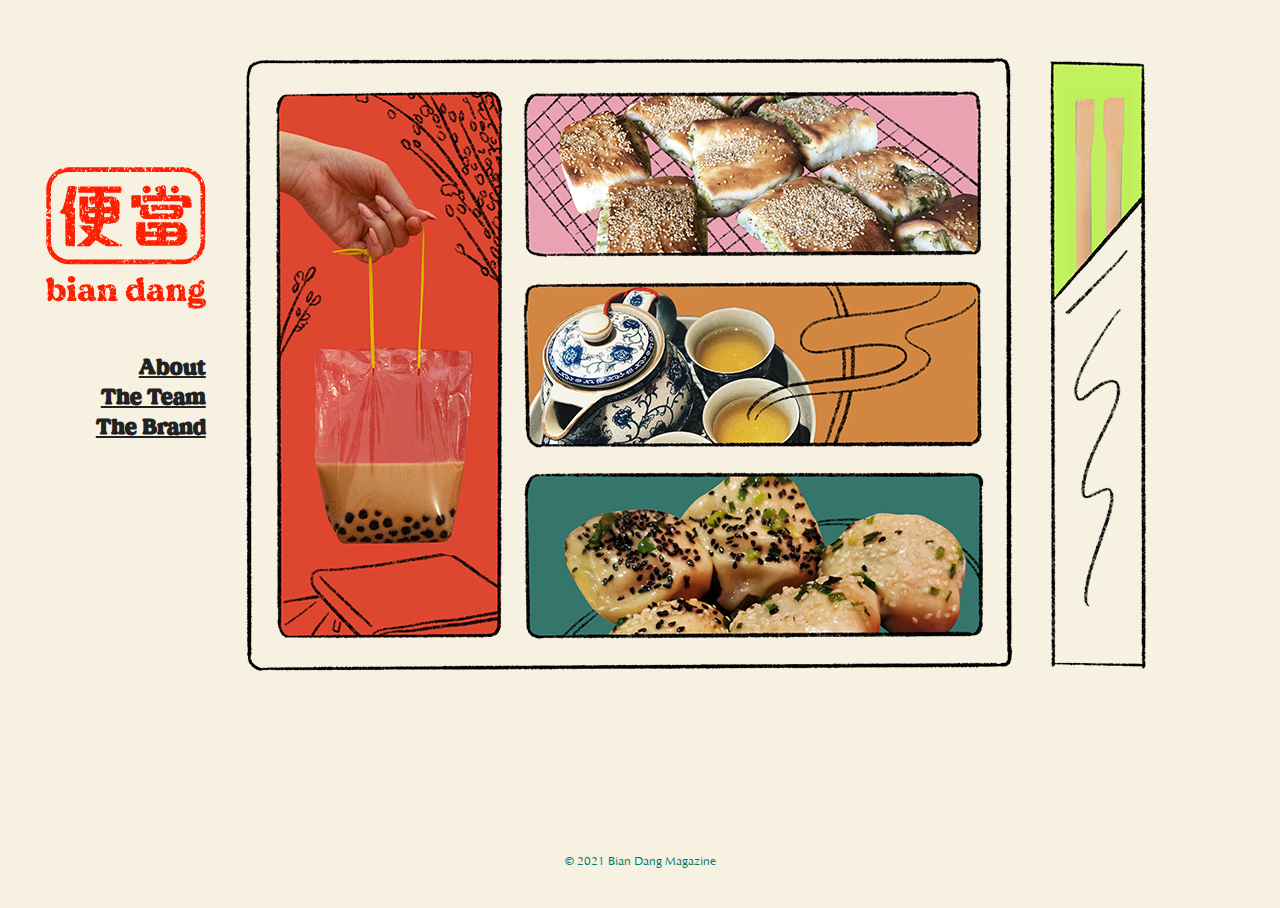
<file: index.html>
<!DOCTYPE html><html><head><meta charSet="utf-8"/><meta http-equiv="x-ua-compatible" content="ie=edge"/><meta name="viewport" content="width=device-width, initial-scale=1, shrink-to-fit=no"/><link rel="stylesheet" href="https://maxcdn.bootstrapcdn.com/bootstrap/4.5.0/css/bootstrap.min.css" integrity="sha384-9aIt2nRpC12Uk9gS9baDl411NQApFmC26EwAOH8WgZl5MYYxFfc+NcPb1dKGj7Sk" crossorigin="anonymous"/><style data-href="/styles.e9be1c309243c281e916.css">body,html{background-color:var(--color-memories);height:100%}a,a:hover{color:var(--color-101)}a:hover{text-decoration:none}a:active{color:var(--color-101-faded-1)}:root{--color-memories:#f7f1e1;--color-memories-faded-1:rgba(247,241,225,0.8);--color-memories-faded-2:rgba(247,241,225,0.55);--color-good-luck:#fd1f00;--color-good-luck-faded-1:rgba(253,31,0,0.75);--color-good-luck-faded-2:rgba(253,31,0,0.5);--color-101:#00796d;--color-101-faded-1:rgba(0,121,109,0.75);--color-101-faded-2:rgba(0,121,109,0.5);--color-snacks:#ffa1b7;--color-street-lights:#a9ff4a;--color-golden-carbs:#e78f2d;--color-golden-carbs-faded-1:rgba(231,143,45,0.5);--color-text-dark-dark:#222;--color-text-dark-medium:#444;--color-text-dark-light:#666;--color-text-light-dark:#999;--color-text-light-medium:#bbb;--color-text-light-light:#eee}.styles-module--wrapper--1_5fu{position:relative}.styles-module--grid-outer--38gjQ{display:grid;grid-template-columns:auto;grid-template-rows:auto;position:absolute;top:0;left:0;width:100%;height:100%}.styles-module--boba--2n-VC{grid-column:1/10;grid-row:1/4}.styles-module--bing--3c3T1{grid-column:10/28;grid-row:1}.styles-module--bowl--1_7sF{grid-column:10/28;grid-row:2}.styles-module--bao--8mba4{grid-column:10/28;grid-row:3}.styles-module--about--3tQzK{grid-column:28/32;grid-row:1/4}@font-face{font-family:Dillan;src:url(/static/dillan-d37b9b2d12a003402b70caf083ddce94.otf)}@font-face{font-family:Optima;src:url(/static/Optima-Italic-ff6478c3cd4b8ddd2bc444b30be4e1b8.woff);font-style:italic,oblique}@font-face{font-family:Optima;src:url(/static/Optima-Bold-4bcc802da04837b44ab2d5e467c857fc.woff);font-weight:700;font-style:normal}@font-face{font-family:Optima;src:url(/static/Optima-69c36d2c33305af0a3a89d1d05851cc0.woff)}@font-face{font-family:MQingHua;src:url(/static/mqinghuahk-4a8289304cee0cf6e18d09566d4fd449.otf)}:root{--font-sans-serif:Optima,Helvetica,Arial,sans-serif;--font-serif:Dillan,Georgia,"Times New Roman",MQingHua,serif}.text-module--header-lg--1-O_q{font-family:var(--font-serif);color:var(--color-text-dark-dark)}@media (max-width:576px){.text-module--header-lg--1-O_q{font-size:24pt;line-height:22pt}}@media (min-width:576px){.text-module--header-lg--1-O_q{font-size:28pt;line-height:24pt}}@media (min-width:768px){.text-module--header-lg--1-O_q{font-size:36pt;line-height:36pt}}.text-module--header-md--1zKdh{font-family:var(--font-sans-serif);font-style:italic;color:var(--color-text-dark-medium)}@media (max-width:576px){.text-module--header-md--1zKdh{font-size:13pt}}@media (min-width:576px){.text-module--header-md--1zKdh{font-size:14pt}}@media (min-width:768px){.text-module--header-md--1zKdh{font-size:16pt}}.text-module--header-sm--1F3Xe{font-family:var(--font-sans-serif);font-weight:700;color:var(--color-text-dark-dark)}@media (max-width:576px){.text-module--header-sm--1F3Xe{font-size:12pt}}@media (min-width:576px){.text-module--header-sm--1F3Xe{font-size:12pt}}@media (min-width:768px){.text-module--header-sm--1F3Xe{font-size:14pt}}.text-module--header-xs--2jCmw{font-family:var(--font-sans-serif);text-transform:uppercase;font-weight:700;color:var(--color-text-dark-dark)}@media (max-width:576px){.text-module--header-xs--2jCmw{font-size:11pt}}@media (min-width:576px){.text-module--header-xs--2jCmw{font-size:11pt}}@media (min-width:768px){.text-module--header-xs--2jCmw{font-size:12pt}}.text-module--body-text--1G1SB{font-family:var(--font-sans-serif);font-size:14pt;color:var(--color-text-dark-dark)}a.text-module--body-text--1G1SB{color:var(--test-101)}.text-module--poetry-text--1VkHD{font-family:var(--font-sans-serif);font-size:14pt;line-height:24pt}.text-module--dark-mode-color--11rvQ{color:var(--color-memories);text-shadow:2px 2px 5px #000}.text-module--caption-text--3bwoB{font-family:var(--font-sans-serif);font-size:12pt;line-height:14pt;color:var(--color-text-dark-medium)}@media (max-width:576px){.text-module--caption-text--3bwoB{font-size:10pt}}@media (min-width:576px){.text-module--caption-text--3bwoB{font-size:11pt}}@media (min-width:768px){.text-module--caption-text--3bwoB{font-size:12pt}}.text-module--label-text--1NymC{font-family:var(--font-sans-serif);font-size:14pt;text-transform:uppercase}.text-module--ingredient-list-text--1FeCv{font-family:var(--font-sans-serif);font-size:14pt;line-height:16pt;color:var(--color-text-dark-dark)}.text-module--footnote-text--18fDy{font-family:var(--font-sans-serif);font-size:12pt;color:var(--color-text-dark-medium)}.text-module--footnote-text--18fDy:target{background-color:var(--color-golden-carbs-faded-1)!important}.styles-module--home-list--3Kmqo{padding:0;margin:0}.styles-module--article-wrapper--InArF{display:inline-block;padding-bottom:30px}.styles-module--article-wrapper--InArF:hover>div>div{color:var(--color-101)!important}.styles-module--logotype--1t3Ys,.styles-module--logotype-static--34ApO{fill:var(--color-good-luck)}.styles-module--logotype--1t3Ys:hover{fill:var(--color-good-luck-faded-1)}.styles-module--logotype--1t3Ys:active{fill:var(--color-good-luck-faded-2)}.styles-module--icon--2zdnD{fill:var(--color-good-luck)}.styles-module--icon--2zdnD:hover{fill:var(--color-good-luck-faded-1)}.styles-module--icon--2zdnD:focus{fill:var(--color-good-luck-faded-2);outline:none}.styles-module--header--7xmbW,.styles-module--header-dark--3GtH3{padding:0;margin-bottom:50px}.styles-module--header--7xmbW{background-color:var(--color-memories)}.styles-module--header-dark--3GtH3{text-shadow:1px 1px 5px #000}@media (max-width:768px){.styles-module--header--7xmbW,.styles-module--header-dark--3GtH3{padding-left:20px;padding-right:20px;padding-top:15px}}@media (min-width:768px){.styles-module--header--7xmbW,.styles-module--header-dark--3GtH3{padding:30px}}@media (min-width:768px){.styles-module--small-logo-button--3xsaQ,.styles-module--xsmall-logo-button--aOiij{display:none}}@media (max-width:768px) and (min-width:576px){.styles-module--medium-logo-button--1Wd0L,.styles-module--xsmall-logo-button--aOiij{display:none}}@media (max-width:576px){.styles-module--medium-logo-button--1Wd0L,.styles-module--small-logo-button--3xsaQ{display:none}}.styles-module--hamburger-button--3TIzI,.styles-module--hamburger-button-dark--2B9gs{border-width:0!important;padding-right:0!important}.styles-module--hamburger-button-dark--2B9gs{color:var(--color-memories)}@media (min-width:576px){.styles-module--buttons--4wg_N{position:absolute;top:30px;right:30px}}@media (max-width:768px) and (min-width:576px){.styles-module--buttons--4wg_N{position:absolute;top:20px;right:20px}}.styles-module--button--25GW4{text-align:right;padding-left:10px;padding-right:10px}@media (max-width:576px){.styles-module--button--25GW4{display:relative;padding-right:0}}@media (min-width:576px){.styles-module--button--25GW4{display:inline}.styles-module--button--25GW4:last-child{padding-right:0}}.styles-module--link--I3Vg_,.styles-module--link-dark--3PdLD{font-weight:700;font-family:var(--font-serif)}@media (max-width:576px){.styles-module--link--I3Vg_,.styles-module--link-dark--3PdLD{font-size:16px}}@media (min-width:576px){.styles-module--link--I3Vg_,.styles-module--link-dark--3PdLD{font-size:18px}}.styles-module--link--I3Vg_{color:var(--color-text-dark-dark)}.styles-module--link-dark--3PdLD{color:var(--color-memories)}.styles-module--button--25GW4:first-child>.styles-module--link--I3Vg_:hover,.styles-module--button--25GW4:first-child>.styles-module--link-dark--3PdLD:hover{color:var(--color-golden-carbs)}.styles-module--button--25GW4:nth-child(2)>.styles-module--link--I3Vg_:hover,.styles-module--button--25GW4:nth-child(2)>.styles-module--link-dark--3PdLD:hover{color:var(--color-101)}.styles-module--button--25GW4:nth-child(3)>.styles-module--link--I3Vg_:hover,.styles-module--button--25GW4:nth-child(3)>.styles-module--link-dark--3PdLD:hover{color:var(--color-good-luck)}.styles-module--button--25GW4:first-child>.styles-module--link--I3Vg_:active,.styles-module--button--25GW4:first-child>.styles-module--link-dark--3PdLD:active{color:var(--color-golden-carbs-faded-1)}.styles-module--button--25GW4:nth-child(2)>.styles-module--link--I3Vg_:active,.styles-module--button--25GW4:nth-child(2)>.styles-module--link-dark--3PdLD:active{color:var(--color-101-faded-1)}.styles-module--button--25GW4:nth-child(3)>.styles-module--link--I3Vg_:active,.styles-module--button--25GW4:nth-child(3)>.styles-module--link-dark--3PdLD:active{color:var(--color-good-luck-faded-1)}.styles-module--container--22ewH{width:100%;height:100%;min-height:100vh;display:flex;flex-direction:column}.styles-module--body--30c6z{flex:1 0 auto}.styles-module--large-view--3rh1Q,.styles-module--xlarge-view--3sZOV{display:flex;flex-direction:row;justify-content:center}.styles-module--medium-view--3YB9F,.styles-module--small-view--2X7Re{display:flex;flex-direction:column}.styles-module--desktop-header--2y84c{text-align:right}.styles-module--desktop-home--2mjKs{position:relative}@media (min-width:1200px){.styles-module--desktop-header--2y84c{padding:100px 40px 0 8%}.styles-module--desktop-home--2mjKs{padding:50px 15% 0 0}}@media (min-width:992px) and (max-width:1200px){.styles-module--desktop-header--2y84c{padding:50px 40px 0 5%}.styles-module--desktop-home--2mjKs{padding:50px 5% 0 0}}@media (max-width:992px) and (min-width:768px){.styles-module--desktop-header--2y84c{padding:40px 20px 0 30px}.styles-module--desktop-home--2mjKs{padding:50px 40px 0 0}}@media (min-width:992px){.styles-module--xlarge-view--3sZOV{display:normal}.styles-module--large-view--3rh1Q,.styles-module--medium-view--3YB9F,.styles-module--small-view--2X7Re{display:none}}@media (max-width:992px) and (min-width:768px){.styles-module--xlarge-view--3sZOV{display:none}.styles-module--large-view--3rh1Q{display:normal}.styles-module--medium-view--3YB9F,.styles-module--small-view--2X7Re{display:none}}@media (max-width:768px) and (min-width:576px){.styles-module--large-view--3rh1Q,.styles-module--xlarge-view--3sZOV{display:none}.styles-module--medium-view--3YB9F{display:normal}.styles-module--small-view--2X7Re{display:none}}@media (max-width:576px){.styles-module--large-view--3rh1Q,.styles-module--medium-view--3YB9F,.styles-module--xlarge-view--3sZOV{display:none}.styles-module--small-view--2X7Re{display:normal}}.styles-module--medium-view--3YB9F,.styles-module--small-view--2X7Re{padding-left:25px;padding-right:25px}.styles-module--compact-header--2-Fk5{margin-left:-25px;margin-right:-25px}.styles-module--logotype--1vvBi{padding-top:50px;padding-bottom:30px}.styles-module--link--3nvcj{color:var(--color-text-dark-dark);font-weight:700;font-family:var(--font-serif);font-size:20px}.styles-module--button--2W201:first-child>.styles-module--link--3nvcj:hover{color:var(--color-golden-carbs)}.styles-module--button--2W201:nth-child(2)>.styles-module--link--3nvcj:hover{color:var(--color-101)}.styles-module--button--2W201:nth-child(3)>.styles-module--link--3nvcj:hover{color:var(--color-good-luck)}.styles-module--button--2W201:first-child>.styles-module--link--3nvcj:active{color:var(--color-golden-carbs-faded-1)}.styles-module--button--2W201:nth-child(2)>.styles-module--link--3nvcj:active{color:var(--color-101-faded-1)}.styles-module--button--2W201:nth-child(3)>.styles-module--link--3nvcj:active{color:var(--color-good-luck-faded-1)}@media (min-width:992px){.styles-module--link--3nvcj{font-size:22px}}@media (max-width:992px){.styles-module--link--3nvcj{font-size:18px}}.styles-module--footer--2ZK30{flex-shrink:1}.styles-module--footer--3aAW0,.styles-module--footer-dark--1jt6j{font-family:var(--font-sans-serif);font-size:12px;text-align:center;width:calc(100% + 30px);margin-left:-15px;padding-top:20px;padding-bottom:40px;flex-shrink:0}.styles-module--footer-dark--1jt6j{color:var(--color-street-lights)}.styles-module--footer--3aAW0{color:var(--color-101)}.styles-module--home-button--zbCnr,.styles-module--next-button--X3t6y,.styles-module--previous-button--2v-DQ{width:200px}.styles-module--next-button--X3t6y{text-align:right}.styles-module--home-button--zbCnr{text-align:center}.styles-module--previous-button--2v-DQ{text-align:left}.styles-module--navigation-buttons--ypNJC{padding:20px 10px 30px;display:flex;flex-flow:row nowrap;justify-content:space-between}.styles-module--navigation-button--yTywb{color:var(--color-text-dark-dark);font-family:var(--font-serif)}.styles-module--navigation-button-dm--3YKaw{color:var(--color-memories);font-family:var(--font-serif)}@media (max-width:576px){.styles-module--navigation-button--yTywb{font-size:24px}.styles-module--desktop-text--DvLHn{display:none}}@media (min-width:576px){.styles-module--navigation-button--yTywb{font-size:16px}.styles-module--mobile-text--mlqer{display:none}}@media (min-width:768px){.styles-module--navigation-button--yTywb{font-size:18px}}.styles-module--floating-header--X9chC{position:absolute;top:0;width:100%}.styles-module--banner--2XvxG{position:relative;top:0;width:100%;padding-bottom:20px}.styles-module--banner-photo--1idNc{width:100%}.styles-module--banner-caption--3dNNU{text-align:right;padding-top:10px;padding-right:10px}.styles-module--container--3UmgE{background-color:var(--color-memories);min-height:100vh;display:flex;flex-flow:column nowrap;background-size:cover;background-position:50%}.styles-module--viewport--5KMcd{flex-direction:row;flex:1 0 auto;display:flex;align-items:stretch;justify-content:center}.styles-module--full-layout--3-K5w,.styles-module--layout--3uU9X{display:flex;flex-direction:column;flex:1 0 auto;align-items:stretch;padding-left:10px;padding-right:10px;width:100%}.styles-module--layout--3uU9X{max-width:700px}.styles-module--full-layout--3-K5w{max-width:1400px}.styles-module--page--32fnf{padding:10px 10px 60px;flex:1 0 auto}.styles-module--sticky-footer--2ZP2W{flex-shrink:0}@media (max-width:768px){.styles-module--rubber-bands--a0MJE{display:none}}.styles-module--rubber-bands--a0MJE{position:relative;overflow:hidden;flex:1 0 auto}.styles-module--rubber-band--158Rt{width:50%;min-width:400px;position:absolute}.styles-module--header--2mGlj{padding-bottom:40px}.styles-module--section--RptwP{padding-bottom:60px}.styles-module--subscription-header--15efB{font-family:var(--font-serif);font-size:32px;padding-bottom:20px}.styles-module--email-input--254iT{height:55px;padding-left:10px;font-size:14pt;font-family:var(--font-sans-serif);border-color:var(--color-good-luck-faded-2);margin-top:20px;margin-bottom:20px;display:inline-block;position:relative;top:1px}@media (max-width:576px){.styles-module--email-input--254iT,.styles-module--email-submit--3OL9A{width:100%;border-radius:8px}}@media (min-width:576px){.styles-module--email-input--254iT{width:80%;border-radius:8px 0 0 8px}.styles-module--email-submit--3OL9A{width:20%;border-radius:0 8px 8px 0}}.styles-module--email-submit--3OL9A{margin:auto;height:55px;background-color:var(--color-good-luck);padding:10px;font-family:var(--font-serif);display:inline-block;border:2px solid var(--color-good-luck);color:var(--color-memories)}.styles-module--email-submit--3OL9A:hover{background-color:var(--color-good-luck-faded-2);border:2px solid var(--color-good-luck-faded-2)}.styles-module--header--2HRYG{padding-bottom:60px}.styles-module--buttonLg--3Xe7X,.styles-module--buttonMd--1pjkL{padding:10px;font-family:var(--font-serif);display:inline-block;border-radius:8px;border:2px solid var(--color-good-luck);color:var(--color-good-luck)}.styles-module--buttonLg--3Xe7X:hover,.styles-module--buttonMd--1pjkL:hover{background-color:var(--color-101-faded);border-color:var(--color-101-faded);opacity:.8}.styles-module--buttonLg--3Xe7X:active,.styles-module--buttonMd--1pjkL:active{background-color:var(--color-101);border-color:var(--color-101);opacity:.6}.styles-module--buttonMd--1pjkL{font-size:12pt}.styles-module--buttonLg--3Xe7X{font-size:16pt}.styles-module--article--2ezRK{padding-bottom:60px}.styles-module--by-lines--ZzAYX{padding-bottom:20px}.styles-module--header--QdUmO{padding-bottom:60px}.styles-module--callout--2yVmE{display:inline-block;padding:10px;border:#639;background-color:red}.styles-module--carousel-footer--3uDCL{display:flex;flex-direction:row;justify-content:space-between;padding-top:10px;padding-bottom:10px}.styles-module--caption--CaRLp{width:50%;flex:1 0 auto}.styles-module--thumbnails--2-3ZK{display:flex;flex-direction:row;justify-content:flex-end;margin-top:10px;margin-bottom:10px;flex:1 0 auto}.styles-module--selected-thumbnail--1LHgM,.styles-module--thumbnail--3vUVW{display:inline-block;width:25px;height:25px;margin-left:5px;margin-right:5px;border-style:none!important;outline:none!important}.styles-module--selected-thumbnail--1LHgM:last-child,.styles-module--thumbnail--3vUVW:last-child{margin-right:0}.styles-module--selected-thumbnail--1LHgM{background-color:var(--color-golden-carbs)}.styles-module--thumbnail--3vUVW{background-color:var(--color-golden-carbs-faded-1)}.styles-module--banner-photo--2XYOp,.styles-module--header--JRpjY{padding-bottom:40px}@media (min-width:576px){.styles-module--banner-photo--2XYOp{width:calc(100% + 150px);margin-left:-75px}}@media (max-width:576px){.styles-module--banner-photo--2XYOp{width:calc(100% + 40px);margin-left:-20px}}.styles-module--attributes--1C38A{padding-bottom:20px;padding-top:10px}.styles-module--equipment--28c1a,.styles-module--ingredients--1Abot{padding-bottom:20px}.styles-module--ingredients-section--LxPO7{padding-bottom:10px}.styles-module--ingredients-list--OjC7a{list-style:none;padding-left:0}.styles-module--ingredients-list--OjC7a>li{padding-bottom:10px}@media (max-width:768px){.styles-module--ingredient-name-and-modifier--Hh_By,.styles-module--ingredient-quantity--2C-h8{display:inline}}@media (min-width:768px){.styles-module--ingredient-quantity--2C-h8{width:40px;margin-left:-40px;padding-right:5px;text-align:right;display:inline-block;vertical-align:top}.styles-module--ingredient-name-and-modifier--Hh_By{display:inline-block}}.styles-module--step--1VD3-{padding-bottom:20px}.styles-module--step-note--TiXGA{padding-bottom:10px}@media (max-width:768px){.styles-module--step-note-number--3SHY9{display:inline}}@media (min-width:768px){.styles-module--step-note-number--3SHY9{display:inline-block;width:20px;margin-left:-20px;padding-right:5px}}@keyframes closeWindow{0%{opacity:1}to{opacity:0}}.ril__outer{background-color:rgba(0,0,0,.85);outline:none;top:0;left:0;right:0;bottom:0;z-index:1000;width:100%;height:100%;-ms-content-zooming:none;-ms-user-select:none;-ms-touch-select:none;touch-action:none}.ril__outerClosing{opacity:0}.ril__image,.ril__imageNext,.ril__imagePrev,.ril__inner{position:absolute;top:0;left:0;right:0;bottom:0}.ril__image,.ril__imageNext,.ril__imagePrev{margin:auto;max-width:none;-ms-content-zooming:none;-ms-user-select:none;-ms-touch-select:none;touch-action:none}.ril__imageDiscourager{background-repeat:no-repeat;background-position:50%;background-size:contain}.ril__navButtons{border:none;position:absolute;top:0;bottom:0;width:20px;height:34px;padding:40px 30px;margin:auto;cursor:pointer;opacity:.7}.ril__navButtons:hover{opacity:1}.ril__navButtons:active{opacity:.7}.ril__navButtonPrev{left:0;background:rgba(0,0,0,.2) url("[data-uri]") no-repeat 50%}.ril__navButtonNext{right:0;background:rgba(0,0,0,.2) url("[data-uri]") no-repeat 50%}.ril__downloadBlocker{position:absolute;top:0;left:0;right:0;bottom:0;background-image:url("[data-uri]");background-size:cover}.ril__caption,.ril__toolbar{background-color:rgba(0,0,0,.5);position:absolute;left:0;right:0;display:flex;justify-content:space-between}.ril__caption{bottom:0;max-height:150px;overflow:auto}.ril__captionContent{padding:10px 20px;color:#fff}.ril__toolbar{top:0;height:50px}.ril__toolbarSide{height:50px;margin:0}.ril__toolbarLeftSide{padding-left:20px;padding-right:0;flex:0 1 auto;overflow:hidden;text-overflow:ellipsis}.ril__toolbarRightSide{padding-left:0;padding-right:20px;flex:0 0 auto}.ril__toolbarItem{display:inline-block;line-height:50px;padding:0;color:#fff;font-size:120%;max-width:100%;overflow:hidden;text-overflow:ellipsis;white-space:nowrap}.ril__toolbarItemChild{vertical-align:middle}.ril__builtinButton{width:40px;height:35px;cursor:pointer;border:none;opacity:.7}.ril__builtinButton:hover{opacity:1}.ril__builtinButton:active{outline:none}.ril__builtinButtonDisabled{cursor:default;opacity:.5}.ril__builtinButtonDisabled:hover{opacity:.5}.ril__closeButton{background:url("[data-uri]") no-repeat 50%}.ril__zoomInButton{background:url("[data-uri]") no-repeat 50%}.ril__zoomOutButton{background:url("[data-uri]") no-repeat 50%}.ril__outerAnimating{animation-name:closeWindow}@keyframes pointFade{0%,19.999%,to{opacity:0}20%{opacity:1}}.ril__loadingCircle{width:60px;height:60px;position:relative}.ril__loadingCirclePoint{width:100%;height:100%;position:absolute;left:0;top:0}.ril__loadingCirclePoint:before{content:"";display:block;margin:0 auto;width:11%;height:30%;background-color:#fff;border-radius:30%;animation:pointFade .8s ease-in-out infinite both}.ril__loadingCirclePoint:first-of-type{transform:rotate(0deg)}.ril__loadingCirclePoint:first-of-type:before,.ril__loadingCirclePoint:nth-of-type(7):before{animation-delay:-.8s}.ril__loadingCirclePoint:nth-of-type(2){transform:rotate(30deg)}.ril__loadingCirclePoint:nth-of-type(8){transform:rotate(210deg)}.ril__loadingCirclePoint:nth-of-type(2):before,.ril__loadingCirclePoint:nth-of-type(8):before{animation-delay:-666ms}.ril__loadingCirclePoint:nth-of-type(3){transform:rotate(60deg)}.ril__loadingCirclePoint:nth-of-type(9){transform:rotate(240deg)}.ril__loadingCirclePoint:nth-of-type(3):before,.ril__loadingCirclePoint:nth-of-type(9):before{animation-delay:-533ms}.ril__loadingCirclePoint:nth-of-type(4){transform:rotate(90deg)}.ril__loadingCirclePoint:nth-of-type(10){transform:rotate(270deg)}.ril__loadingCirclePoint:nth-of-type(4):before,.ril__loadingCirclePoint:nth-of-type(10):before{animation-delay:-.4s}.ril__loadingCirclePoint:nth-of-type(5){transform:rotate(120deg)}.ril__loadingCirclePoint:nth-of-type(11){transform:rotate(300deg)}.ril__loadingCirclePoint:nth-of-type(5):before,.ril__loadingCirclePoint:nth-of-type(11):before{animation-delay:-266ms}.ril__loadingCirclePoint:nth-of-type(6){transform:rotate(150deg)}.ril__loadingCirclePoint:nth-of-type(12){transform:rotate(330deg)}.ril__loadingCirclePoint:nth-of-type(6):before,.ril__loadingCirclePoint:nth-of-type(12):before{animation-delay:-133ms}.ril__loadingCirclePoint:nth-of-type(7){transform:rotate(180deg)}.ril__loadingCirclePoint:nth-of-type(13){transform:rotate(1turn)}.ril__loadingCirclePoint:nth-of-type(7):before,.ril__loadingCirclePoint:nth-of-type(13):before{animation-delay:0ms}.ril__loadingContainer{position:absolute;top:0;right:0;bottom:0;left:0}.ril__imageNext .ril__loadingContainer,.ril__imagePrev .ril__loadingContainer{display:none}.ril__errorContainer{position:absolute;top:0;right:0;bottom:0;left:0;display:flex;align-items:center;justify-content:center;color:#fff}.ril__imageNext .ril__errorContainer,.ril__imagePrev .ril__errorContainer{display:none}.ril__loadingContainer__icon{color:#fff;position:absolute;top:50%;left:50%;transform:translateX(-50%) translateY(-50%)}.styles-module--description--3F5ur,.styles-module--header--3mZ_R{padding-bottom:60px}.styles-module--caption--1Alft{padding-top:10px;text-align:left}.styles-module--image-wrapper--w1Wzn{padding:0 0 60px;display:inline-block;background:none}.styles-module--image-wrapper--w1Wzn,.styles-module--image-wrapper--w1Wzn:focus{border-style:none!important;outline:none!important}.styles-module--header--2W_0p,.styles-module--mobile-header--wl5qy{padding-bottom:40px}.styles-module--mobile-view--10bbr{display:none}.styles-module--desktop-view--Tz4wB{display:inherit}@media (pointer:coarse),(pointer:none){.styles-module--mobile-view--10bbr{display:inherit}.styles-module--desktop-view--Tz4wB{display:none}}.styles-module--mobile-view--10bbr{max-width:700px;margin:auto}.styles-module--profile--1iknt{margin-bottom:60px;display:flex;flex-direction:column;align-items:stretch}.styles-module--profile-picture--GTCD4{border-radius:25px}.styles-module--profile-information--2A-r-{flex-grow:1}.styles-module--profile-name--WODKn{font-size:32px;font-family:var(--font-serif);padding-top:10px}.styles-module--position--3GCUM{font-family:var(--font-sans-serif);font-size:18px;line-height:18px;padding-bottom:30px}.styles-module--prompt--1nh6_{font-family:var(--font-sans-serif);color:var(--color-101);font-size:18px;padding-bottom:10px}.styles-module--answer--ITQaW{font-family:var(--font-sans-serif);font-size:18px;line-height:18px;padding-bottom:30px}.styles-module--social-link--alp2G{font-size:16px;font-family:var(--font-sans-serif);color:var(--color-101);font-weight:700;width:100%;display:inline-block}.styles-module--social-link--alp2G:hover{color:var(--color-101-faded-1)}.styles-module--social-label--1ed0I{display:inline-block;width:30px;text-align:center;margin-right:10px}.styles-module--header--21F2v{padding-bottom:40px}</style><meta name="generator" content="Gatsby 2.25.3"/><title data-react-helmet="true">Bian Dang</title><link rel="preconnect dns-prefetch" href="https://www.google-analytics.com"/><link as="script" rel="preload" href="/webpack-runtime-4284095a435e7441297d.js"/><link as="script" rel="preload" href="/framework-62aa192001dd5d50f28d.js"/><link as="script" rel="preload" href="/app-0c288d2df5a1df5855c6.js"/><link as="script" rel="preload" href="/styles-e9d24b1846c7d6eb9685.js"/><link as="script" rel="preload" href="/cb1608f2-60069e6c3cfef4f49c77.js"/><link as="script" rel="preload" href="/commons-20b0523ff1fd558c71c0.js"/><link as="script" rel="preload" href="/component---src-pages-index-jsx-2036fef1385598f2f35d.js"/><link as="fetch" rel="preload" href="/page-data/index/page-data.json" crossorigin="anonymous"/><link as="fetch" rel="preload" href="/page-data/app-data.json" crossorigin="anonymous"/></head><body><div id="___gatsby"><div style="outline:none" tabindex="-1" id="gatsby-focus-wrapper"><div class="styles-module--container--22ewH"><div class="styles-module--body--30c6z"><div class="styles-module--xlarge-view--3sZOV"><div class="styles-module--desktop-header--2y84c"><div class="styles-module--logotype--1vvBi"><svg viewBox="0 0 600.92 530.58" alt="便當 | Bian Dang" class="styles-module--logotype-static--34ApO" width="160" height="160"><g id="Layer_2" data-name="Layer 2"><path class="cls-1" d="M374 498.24a3.07 3.07 0 000-.42l-1 2.92a3.52 3.52 0 001-2.5zM371.89.66c.07-.21.14-.43.2-.66h-3.25L368 5.13c2.77-.62 3.26-2.64 3.89-4.47zM339.89 421.73c0 .92-.11 2.36-.65 2.63a2 2 0 01-1.09.11c.41 1.57 1.53 3.33 3.85 6.55 2.15 2.91 2.41 6.7 2.41 13.9a22.52 22.52 0 00-15-5.81 30.9 30.9 0 00-8.6.86 9.69 9.69 0 01-.9.92l-.19-.64A25.35 25.35 0 00305.33 451c.39 1.71-.73 2.47-1.88 3.36-.22.46-.43.92-.62 1.38 2.56 1.45 2.88 3.78 2.16 6.45a4 4 0 01-4.11-.22 43.09 43.09 0 00-.95 9.12v1.46c1.3.39 1.4 1.74 1.78 2.79l-1 1-.54-.57a34.15 34.15 0 005.57 16.05 6.8 6.8 0 014.59 5.1c4.87 4.16 11.31 6.47 19 6.26a23.38 23.38 0 0015.54-6.45c1.14 3.54 4 5.31 9.48 5.31h2.44l-3.36-2.77c3.41-1.24 4.48-1 5.49 2.77h9.2c2.29 0 3.82-.4 4.74-1.26-1.16-2.24-1.2-4.1.66-5.27a31.6 31.6 0 00-3.63-5.73c-2.28-3.16-2.4-7.32-2.4-16.17v-40.4l-1.8 1.16c-4-6-1.08-11.58 1-17.64-1.47-3.69-4.9-5.12-10.17-3.65-1.39.51-8.84 2.66-12.63 3.92a11.67 11.67 0 00-4.27 2.2 16.7 16.7 0 01.27 2.53zm28 71.81l-.77.44c-.59-.86-1.19-1.71-1.79-2.57l1.14-.76zm-2.66-47.77c-.43-2.85-.69-4.61-1.06-7 3.91 3.58 3.96 3.82 1.09 7zM331 440.68c.45.68 0 2-.11 3h-1.15c-.84-1.18-1.68-2.36-2.66-3.72 1.84-1.41 3.18-.49 3.92.72zm-8 2.87l8.43 3.91c-3.94 1.4-7.44 2.28-11.13 1.88-.5 0-.87-1.3-1.12-1.7zm.25 38.73l-3.49-.4v-1.46l3.55-.47c0 .78-.01 1.55-.03 2.33zm5.15 17.7a3.29 3.29 0 01-.13-.81l2.42-.36v1.21c-.69-.02-1.48-.02-2.26-.02zm6.63-9.57a9.25 9.25 0 01-6.72-2.76 23.84 23.84 0 00-1 2.46 9.59 9.59 0 01-.76-4.69c-2.06-3.29-3.14-8-3.25-13.47-4.46-3.41-5.31-3-10.17 1.56.72-1.67 1.09-3.67 2.26-4.95a102.79 102.79 0 017.76-7.05 18.26 18.26 0 01.82 2.15c1.43-7.12 5.11-11.79 11.07-11.79a9.16 9.16 0 016.75 2.84l.42-.07v.57c2.92 3.37 4.4 9 4.4 15.86.07 11.12-3.85 19.34-11.55 19.34zm15.27 2.76c-.44 0-.86-.79-1.28-1.23.45-.42.86-1.11 1.37-1.19s1 .56 1.84 1.11c-.88.66-1.4 1.32-1.9 1.31zm3.11-11.59l4-3.09.9 1.1c-.44 2.41-2.44 2.48-4.87 1.99zm3-5.81c.1-.95.21-1.9.31-2.84l1 .17c-.15.93-.31 1.86-.46 2.79zm3.88-50.49c1.45 3.86.82 5-3.57 6.6.66-3.04.66-3.04 3.63-6.6zm.23 32.17c-2.78 2.92-2.78 2.92-5 1.49zm-6.71 8.39l-2.74 4.28-1.1-.64c.03-1.7.73-2.9 3.9-3.64zm-3.46 14.26c-2.31 1.29-.09 5.29-4.39 7.1.44-3.64.78-6.52 1.12-9.41l1.31-.59zm-5-23.68c-2.87-5-2.25-6.62 2.55-7a6.47 6.47 0 01-2.47 7zM79.35 449.09c-.25 2.28.76 3.92 4 8.47 2.28 3.16 2.4 7.32 2.4 16s-.12 13-2.4 16.17c-3.28 4.55-4.29 6.19-4 8.47.13 2.65 1.9 3.79 5.81 3.79H103a5 5 0 00-.37-.42c.62-.46 1.23-1.28 1.85-1.27s1.22.82 2.15 1.52l-.21.17h3.18c2.38 0 4-.45 4.87-1.45l-1.68-2.46 2.39-2c-.45-1.53-1.57-3.28-3.81-6.39-2-2.77-2.34-6.32-2.39-13.11l-.1-.75h.09v-10.67c-1.53-.86-2.09-2.35-2.69-4l2.69-1.63v-11.45a14.45 14.45 0 00-.42-3.64c-.16 1-1.54 1.59-4.73 2.57l3.38-5.49c-1.74-2.3-4.75-3.08-9-2l-.63.37c.05-.08.09-.16.13-.24-1.8.51-8.78 2.64-12.54 3.85s-5.68 2.94-5.81 5.59zm26.84 11.18l-4.19-4.71c3.61-.29 4.67.81 4.19 4.71zm-1.3 32.24l-4.32-6.17c4.18.05 4.18.05 4.32 6.17zm-5.74-44a12.88 12.88 0 00-.93 2.79 12.14 12.14 0 00.42 2.88c-3.64-1.97-3.59-2.77.51-5.66zm-2.35 33c-.26 1.6-.45 2.75-.66 4-.73-.33-1.17-.38-1.27-.59-.71-1.52-.72-2.78 1.93-3.43zM91.61 461l-.61 5.09c-1.77-2.7-1.77-2.7.61-5.09zM380.52 17.48c2.22-3.93 3.13-4 6.88-2.16l-1.06 2.16h9c-2.14-4 .29-7.49-.31-10.79-.54-3 1.54-4.64 3.11-6.69h-22c-.42 2.51-2.1 5.09-.52 7.55l2.55-1.36c.11.18.31.4.28.46a27.5 27.5 0 00-3.93 10.83zm1.65-11.09c.25.91.49 1.83.73 2.75l-1.19.16-.3-2.77z"></path><path class="cls-1" d="M362.46 1.47a7.13 7.13 0 01-1-1.47H331a4 4 0 01.31.41c.37.62.12 2.36-.36 2.61a3.92 3.92 0 01-3.24.16c-1.33-.78-3.2-1.51-3.11-3.18h-3.92a6.55 6.55 0 01-1.1 2.38C319 1.49 318.46.71 318 0h-7.56c-.46.87-.9 1.75-1.28 2.65-.91 2.18-1.47 4.51-3.12 6.81-.33-.79-1.08-1.68-.92-2.35.45-1.82 1.76-3.52 1.82-5.3a4.22 4.22 0 00-.39-1.81H298c1.4 4.4 0 7.79-4.14 11.37-1.35-2.62.3-5.22-.24-7.58C293.24 2 294.2 1 295.18 0h-53.29l2.38 2.71-1.76 5.45-2.79-1.41-4.09 3.25v7.46h1.28c.23-.58.45-1.17.68-1.75h.59c0 .58.07 1.17.11 1.75h9.11c.3-.58.62-1.19 1-1.83a3.82 3.82 0 01.63 1.83h13.45c1.31-3.81 2.32-3.69 6.16-1.69-.11.63-.23 1.19-.36 1.69H271l.11-.41 1.41.41H303c.12-.66.23-1.31.35-2h1.16c.09.67.19 1.35.28 2H316L312.13 16V6.86c2.37.27 2.94 2.51 3.93 4.3l3-2.4c3.5 3.82-.51 5.86-1.05 8.72h25.56c-.27-.42-.55-.83-.83-1.27a2.91 2.91 0 014.09.22 2.48 2.48 0 01.7 1.05h24.66a1.79 1.79 0 00.29-2.27 46.38 46.38 0 00-2.91-4.21c.85-1 1.58-1.91 2.47-3l-4.79-1.23-2-6.45.69-.28h-3.46zM249.84 11.76l-1.17-.82 2.18-3.24 1.26 1zm13.39.7L262 6.61c3.23 1.98 3.23 2 1.23 5.85zm9.14-3.16c-1.62-4.14-1.4-4.57 2.37-4.69zm63.78-3.43c-.09.54-.71 1-1.78 2.37.25-2.15.37-3.21.5-4.27l.87-.09a5.41 5.41 0 01.41 1.99zm6.34 7.05c-.47 1.15-3.26.86-4.3-.6-.42-.6-.07-1.74-.07-2.64l1-.33c.4.52 1.08 1 1.15 1.55.18 1.43 3.16-.27 2.22 2.02zm2.8-8.25l3.53 1.44c-1.75 1.31-1.75 1.31-3.53-1.44zm11.21 7.66V8.84c2.2 1.24 2.03 2.26 0 3.49z"></path><path class="cls-1" d="M587.24 309.54c1.08 1.29 2.84 1.78 4.41 2.51a81.62 81.62 0 004.47-14.3c-2.14-.29-2.21-.72-2.84-4.46l3 3.67a84 84 0 001.7-16.82V168a4 4 0 00-1.23.66l-.91-1.34 2.14-1.58V147l-1.1 1.33c-.36-.82-.64-1.15-.56-1.35a2.71 2.71 0 011.66-2v-26.6l-.86-.1c.08-.36.15-.71.23-1.07.21-.08.42-.18.63-.27V90.72l-.24-.56a3.85 3.85 0 01.24-.4V83.4a83.19 83.19 0 00-2.88-21.71l-2.29 1.11c-.09-2.07.55-3.34 1.46-4a79.31 79.31 0 00-2-5.67l-.25.18a8.43 8.43 0 01-.3-1.57 83.82 83.82 0 00-9.39-16.89c-1.12.77-2.56.9-4.73.3l3.7-1.72a83.89 83.89 0 00-22.93-21 4 4 0 01-.49 0 36.38 36.38 0 01-6.3-.86c-.32 3.44 2.89 3.22 4.52 4.95-.92 1.68-2.69 2.26-3.48.72-1.91-3.75-4.18-2.66-6.66-.86-1.76-1.54-1.61-2.62-.15-4s3-2.92 4.48-4.43c-2-.94-4-1.79-6-2.57-.2 1-.4 1.94-.61 3-1.94-1.21-4-1.77-2.59-4.13a82.56 82.56 0 00-14-3.4c-.26 1.81-.53 3.77-.92 6.57l-2.46-4.52-3 1.11c-.8-.7-.78-2.14-.18-3.77-2-.14-4-.24-6-.24h-11c-.35 3.85-.67 7.46-1 11.05h-1.24c-1.56-3.63.31-7.35.37-11h-10.99c.1.76.25 1.52.41 2.3.5 2.44.45 4.77-2.45 7.12V2l-.79-.24c-.59 1.24-1.19 2.36-1.84 3.6-.46-.4-.88-.58-.9-.8-.14-1.38-.24-2.77-.26-4.16V0h-14.2l-2.24 1.68a15.74 15.74 0 01-.35-1.68h-20.92l-5.21 6.6c-3.37-2.07-1.42-4.39-1.09-6.6H401.1a6.71 6.71 0 01-.62 3.42c-1 2.22-2.2 4.35-3 6.63s-1.12 4.45-1.81 7.43h7.92c.4-1 .62-2.13 1-3.19.14-.38.71-.61 1.49-1.25a5.65 5.65 0 01.22 4.44h15.25l.74-2.17.94.24c-.11.65-.23 1.29-.35 1.93h47.91l-.27-.06c0-.28 0-.56.05-.84a22.53 22.53 0 004.22-1.21 3 3 0 001.53-2.25c-.07-1.5-1.22-1.91-2.65-1.37-.58.22-1.21.32-2 .53 1.33-3.11 1.33-3.11 6.12-2.44.29 2.55 4 4.71 2.33 7.64h34.49a65.8 65.8 0 0150.83 24 12 12 0 01.19-7.44 17 17 0 004.08 9.6c1.3 1.59 1.47 4.11 2.25 6.53l-.35.19a63 63 0 013.52 7l1.18-7.49c2.59 3.66 2.37 7.43-.3 9.64.35.91.69 1.82 1 2.75 3 3.33 3.86 6.81 2.52 9.87a65.56 65.56 0 011 11.36v12.45a4.88 4.88 0 012.49.8 26.75 26.75 0 013.13 1.69 39 39 0 013.34 3.35l-6.43 3.15-2.53-1v35.52l1.81-.86c-.75 2.5-1.19 3.81-1.81 4.17v36.93c1.61.68 2.82 2.5 4.85 2 .16.43.32.87.47 1.3l-4.14 4.8 1.95 3.37-3.13.29v27.71l2.37 4.84a14.73 14.73 0 01-2.37-1v37c2.47-.56 4-1.42 3.41-3.56-.48-1.76-1.06-3.49-1.75-5.7 1.24 0 2-.24 2.51 0 3.08 1.7 5.52 4.72 9.56 4.44a22.22 22.22 0 011 3.52c-4.09-2.19-6.49-1.39-8.73 1.19-1.36 1.58-1.66 1.32-6 .07v9.3a27.34 27.34 0 004.7 0l.08-.12h.13c.33-1.42.66-2.83 1.06-4.51 2.53 1.27 1.91 3.05 1.84 4.65l-2.9-.14v.09h-.19c-1 1.46-2 2.92-3.1 4.53l-1.6-.69v3.73c1.44-.59 2.25.29 3.19 1.84-1.85 1.13-2.69.71-3.19-.41v3.14c1.36-.24 2.45.39 4.29 1.94-1.46-.93-2.92.42-4.42 1.05a65.53 65.53 0 01-14.54 37.17l2 4.28-2.88 3.9-3.57-2.71c.13-.28.28-.58.43-.87a65.74 65.74 0 01-47.25 20h-35.2c-.4 1-.94 2.43-1.59 4.08a6 6 0 01-3.36-4.08h-63.92c.73 2.92.46 3.14-3.06 5.05.95-1.87 1.73-3.43 2.56-5.05h-42.51c-.11.82-.23 1.77-.41 3.06l-3.18-3.06h-48.76c-.3.65-.58 1.29-.86 1.91-1.72-.33-2.55-1-2.82-1.91h-5.42c-.15.27-.32.54-.48.82 2 1.1 3.93 1.07 3.79 3.6-.05 1 1.68 2.08 2.65 3.18a8.4 8.4 0 01-8.86-6.69c-.06-.31-.12-.61-.17-.91h-4.21c1.87 1 2.09 2.9 1.49 7.73a33.78 33.78 0 01-3.79.78c-4.76.47-4.76.44-6.91 4.58-1.87-2-.65-3.32.78-4.81 1.85-1.91 3.45-4 5.1-6l2.71 3.81c2.89-2.71 0-4.21-1-6.08h-32.05a5.12 5.12 0 01-.4.55c-.07-.19-.12-.37-.18-.55H240c.4.31.74.56.7.66a12 12 0 01-1.11 1.87c-.3-.34-.89-.69-.86-1a4.77 4.77 0 01.59-1.53H230c.16.67.31 1.33.47 2a6.61 6.61 0 01-2-2h-65.3l-.21 1.22h-.78c-.06-.4-.13-.81-.2-1.23h-68.4a2.17 2.17 0 01.07.24c-.9.23-1.92.84-2.69.62a10.58 10.58 0 01-2-.86h-4.41c-1.39 0-2.77-.05-4.14-.14l-3.73 3c.27-1.16.53-2.24.77-3.28a66.7 66.7 0 01-7.11-1.17v.79l-1.19.11c0-.4-.09-.8-.13-1.2a66.06 66.06 0 01-43.44-34.64c-.28 1.06-1 1.44-2.8 1.06l2.22-2.29a65.56 65.56 0 01-6.34-28.23v-73.7c-1.82-.69-2.05-1.88-2.82-6.07a14.05 14.05 0 012.82 1.85v-28.34l-6.09.91c1.72-2.79 3.93-3.29 6.09-3.51v-4.09l-8.17 6.17-2-2.33c-1.27 3.56-3.89 3.33-7.29 2.76v10.35l1.42-.54c2.17-.82 4-1.71 5.58 1.35.74 1.39 3.44 1.87 5.34 2.49 3.93 1.27 3.95 1.19 3.93 5.7-1.61.57-4.39 1.77-4.5 1.55-1.83-3.43-3.86.15-6.09-.43-.51-2.77-2.58-3.17-5.12-2.29l-.56.2v9a29.62 29.62 0 01.26 3.42l-.26-.15v60.18l2.61.15c.39-3.77 1.51-6.95 5.19-8.94l3.09 4.9-4.56-1.89c1.61 4.91-2 7.14-4.81 10.21l-1.62-.56v11.65a82.9 82.9 0 006.46 32.06 4.16 4.16 0 011.58 2.47l-.4.19c.5 1.08 1 2.16 1.57 3.22.32.21.66.45 1 .72l-.64.06A84 84 0 0036.1 348a4.28 4.28 0 012.84-2.37c.5 2.47.64 3.71 0 4.34a82.87 82.87 0 0045.57 13.6h57.51l.84-.05v.05h87l.24-.55 5.42.43-.06.12h34v-3c1.34 1.52 1.94 2.2 1.79 3H276l.33-.43.27.43h28.95c-.11-.4-.22-.81-.34-1.27a6.25 6.25 0 012.31 1.27h20l1.1-3.5c.93 1.9 1.35 2.79 1 3.5h56.1c-1.39-1.55-1.12-3.6-1.17-6 2 1.86 3 3.6 2.91 6h15.26c-2.4-2.91-4.65-1.64-7.09-.36 1-2 2-4.07 3.17-6.56l2.81 2.07a10.44 10.44 0 011-2.12 14.63 14.63 0 012.61-1.83c-.58 3.27-1 5.68-1.58 8.8h53.57l-2.4-4.56 3.77-1.6c-.1 1.3-.17 2.1-.27 3.45l3.18-2.55c.48 1.05.92 2 1.48 3.21l-3.54 2.05h6.28c0-.37 0-.74-.07-1.11-.2-2.19-1-4.34-1.12-6.52-.09-1.24.53-2.53 1-4.58 1.23 4.4 2.7 8.31 2.82 12.21h46.21a82.9 82.9 0 0023.97-3.57c-1.75-1.63-1.41-2.94.61-5.08v4.91q2.5-.78 5-1.71a8.59 8.59 0 01.84-3.85c1.79-4.11 1.23-4.35 5.37-5 1.48-1.87-.27-5.43 3.17-6.41.69 1.89.57 7-.05 11.07a84 84 0 0035.17-35.36c-.53-3.23-.96-6.14-1.39-9.03zM408.88 10.11c-1.62-1.49-1.18-2.66.22-4 1.49 1.4 1.44 2.59-.22 4zm17.4 4.5l-1.28-.18.75-4.6a3.31 3.31 0 01.53 4.78zm35.57-6.47C460 5.77 464 4.55 463.79 2.2l2.06 3.19 3-2.14c.26 1.49.47 2.63.66 3.69zm23.38-.44c.28 2.8.51 5.12.75 7.44-1.71-2.09-3.4-4.35-.75-7.44zm28.83 4.7c.49-1.38.94-2.63 1.59-4.42 2.48 4.31 2.4 4.41-1.59 4.42zm16.67-5.66l1.33-.14c.37 1.67.74 3.34 1.27 5.7-3.91-1.61-3.6-3.5-2.6-5.56zm11 9.1l-3.13-2.93c3.34-1.34 3.53.49 3.16 2.93zm18.8 17.66c-2-2.32-2-3.53-.63-4.63l1.52.25c-.21 1.18-.42 2.35-.86 4.38zm7.9-8.34l-5.44.59 4.3-4.75 1.17.58zm26 141.18c-1 4.18-3.79 6.52-8 8.57 1.84-7.56 3.38-9.16 8.06-8.57zm-12.57-76.12c2.2-1.26 3.41-.39 5 1.51-2.66 1.19-4.12.95-5-1.51zm-1.47-44.56L586 44c-.26 1.49-.43 2.5-.62 3.53l4 3.15-3.09 3.88c.4 1.43 3.5 1.73 1.36 4.53-4.65-3.32-4.75-8.85-7.26-13.43zm7.81 24.56l3.8-4.09c.7 4.14.7 4.14-3.8 4.09zm2 55.76l1.29.87-2 2.47-1-.69zm-.92 10.29l-.65.32-2-2.29c.18-.24.35-.48.53-.71a5.6 5.6 0 011.77 1c.38.41.29 1.1.38 1.68zm-7.42 20.08c-1.44-3.54-1.26-4.7 1.18-8.7.49 3.11.73 5.85-1.15 8.7zm-.68-40.86c.31-1.91.52-3.21.79-4.9 1.36.31 2.49.89 3.5.73s1.8-1.1 2.66-1.67c.33 2.97.33 2.97-6.92 5.84zm4.37 26.26a4.67 4.67 0 011.5-1.81c.25-.15 1 .51 2 1a9.46 9.46 0 01-2.16 1.83c-.27.15-1.37-.89-1.31-1.02zm1.09 55.9c.51.36 1.48.95 1.43 1a21.41 21.41 0 01-1.6 2.56l-1.43-1c.57-.82 1.1-1.69 1.63-2.56zm-3.14 44.7c-2.31-2.64-.47-4.47.94-6.77l3.27 1.56zm3.91-18.91c-.32-1-.63-2.05-1-3.07l1.23-.19c.22 1 .43 2 .65 3zm3-4.8v-5.8c2.64 2.39 2.24 4.09.01 5.8zm2.49 5.81l-1.14-1 2.26-2.15.89.81zm1.65-30.45l-.63-.78 2.6-2.23c.3.34.6.69.89 1zm2.88 71.57c2.13 4.39-2.55 6.14-2.25 9.28a9.06 9.06 0 012.25-9.25zm-1.24 19.49c.91 2.73-.52 3.88-2.77 5.39-.01-2.65.1-4.45 2.77-5.36zM3.59 206.71c1.75-1.49 3.12-1.84 3.68 1.07zm13.79 40c.37.2.74.4 1.12.59-.75 2-1.49 4-2.59 6.9-1.24-3.83-.34-5.82 1.47-7.52zm.56 21.09l-3.29 1.28c1.49-2.08 1.49-2.08 3.29-1.31zm-6.8-67.23l1.59.44c-.46 1.38-.91 2.76-1.36 4.14l-1.43-.44zM11.09 231c.84-1.72 1.68-3.44 2.77-5.69 1.73 4.07 1.73 4.07-1.66 6.24zM2.6 283.06L5 278c1.93 3.18-.53 4-1 5.59zm2.77 13.34c-1.79-4.43-1.47-7.78 1-12.55 2.84 2.77 2.24 4.7-1 12.55zm-.06-22.53c-.71-4.79-.71-4.79 4-5.61zM12 287.56c-.28.22-1.37-.1-1.73-.49-1.46-1.62 0-2.3 1.21-3.46 1.52 1.62 1.83 2.85.52 3.95zm1.64 4.29l1.49-.78 3.38 4.09-3.55 2.07c-2.51-1.7-1.67-3.58-1.36-5.38zm2.85 28.51c-.73-2.23-1.13-3.43-1.63-4.95.73-.3 1.64-1 2.2-.8.94.35 2.48 1.66 2.36 1.91a21.47 21.47 0 01-2.97 3.84zm6.76-2.58v-2.84l1.13-.08c.1 1 .19 1.93.29 2.89zm11.3 18.54l-1.35-.45 1.14-3.21 1.09.34c-.33 1.1-.63 2.21-.92 3.32zm26.66 13.52c-.19-.47.53-1.31.83-2l2.94 2c-1.93 1.58-3.15 1.66-3.81 0zm9.2 6.12l-1-.9 2.75-3.06c.92 2.9-.7 3.26-1.79 4zm22.83 3.8c-.42-2.58.85-3.77 3-4.41.18 2.17.36 4.38-3.04 4.41zm20.65 3.31c-.53-2.28-.22-3.8 2.21-4.73.7 2.41-.28 3.66-2.25 4.73zm9.93-7.58l1.79 4.46c-3.82-.14-3.82-.14-1.83-4.46zm17.84 1.56l-2.82-1.71.78-1 2.55 1.95zm3.81-3.57c-.06-1.22-.12-2.44-.21-4.15 2.36 1.55 1.74 2.82.17 4.15zm12.45 4.89a5.2 5.2 0 01-1.16-1.37l1.4-1a8.65 8.65 0 01.9 1.76c-.01.1-.98.73-1.18.61zm7.46 5c-1.74-1.42-1.1-2.53.07-3.72 1.49 1.27 1.55 2.41-.11 3.69zm4.8-4c.18-1.79.3-2.95.49-4.87 1.4 2.58 1.4 2.58-.53 4.82zm4.41-2.86c-.2-1.25-.34-2.51-.49-3.76l1.34.07c.13 1.23.27 2.46.41 3.7a8 8 0 01-1.3-.06zm11.33-.83c.28-2.84 1.84-2.41 3.58-1.58zm9.12-5.54l4.06-1c-2.18 2.06-2.18 2.06-4.1.95zm17.25 4.78c-.19.14-.93-.49-1.77-1l2-2.07c.44.43 1.33 1 1.24 1.25a4 4 0 01-1.51 1.77zm39.14 8.37l-.61-2.79 1.48-.14.24 2.72zm16.33-6.1c-.75-.83-1.47-1.27-1.46-1.7a6.89 6.89 0 01.79-2.14c.65.42 1.71.75 1.85 1.3s-.64 1.35-1.22 2.49zm9.48-.57c-1.63-2.55-1.63-2.55.25-5.68-.15 2.53-.22 4.06-.29 5.63zm7.62.95c-1.57-4.15-1.09-5.5 2.85-8.49 1.95 3.82-3.27 5.27-2.89 8.44zm11.25 5.54l-2.5-.66 2.62-3.4.77.18c-.34 1.24-.63 2.54-.93 3.83zm11.44-4.25c2.08-2.24 3.23-2.55 3.82 1.22zm23.84-4.23c-1.54-1.72-3.06-3.48-5.18-5.89 4.08 1.44 4.08 1.44 6.13-.32a44.42 44.42 0 012.77 4.27 56.46 56.46 0 012.06 5.38c-3 .25-4.31-1.81-5.82-3.49zm25 4.23c-2.14-.23-3.36-1.4-3.1-3.9.51-.31.65-.47.78-.46 2 .15 3.76.7 3.67 3.17a1.83 1.83 0 01-1.39 1.14zm6.07-11.86c.06 1.39.11 2.47.18 4-1.81-2.12-1.81-2.12-.18-4zm19.66 5.32c2.33-3.23 2.33-3.23 4.84-1.16zm10.29 10.83l-4-4.52c4.05-.04 4.05-.04 4 4.55zm-.15-12.71c-.25.47-.95.71-1.47 1.06-.34-.55-.71-1-.63-1.09.57-.89 1.23-1.73 1.86-2.58l.73.35a8.65 8.65 0 01-.49 2.29zm15.92 7.77l4.8-2.72c-.62 3.88-.62 3.88-4.8 2.75zm7.72-3.52v-7.34c3.24 4.12 3.24 4.12 0 7.37zm16.8 2.1c-.34 0-.63-.64-.95-1a5.41 5.41 0 011.58-.78c.31 0 .69.48 1.52 1.1a7.31 7.31 0 01-2.15.71zm11.63 4.89l-1.27-1.07 1.9-2.31c.37.32 1.1.84 1.05.92a28.87 28.87 0 01-1.68 2.49zm6.75-8.5c-.36-2.35-.36-2.35 2-3.19-.73 1.22-1.29 2.11-2 3.22zm30-6l5.78-.33 1 2.69c-5.86.95-6.02.9-6.79-2.34zm19 4c-.14-.52-.29-1-.43-1.56a22.88 22.88 0 012.57-.62 4.17 4.17 0 01.43 1.21c-.88.35-1.75.64-2.65.95zm42.39-6l-.82-.37c.34-.88.68-1.77 1-2.66l1.14.56c-.49.81-.93 1.64-1.37 2.46zm16.46-4.27l-4.38-4.36 6.43-3c.42 1.1.93 2.41 1.4 3.63zm17.54-8.33c-.9-2.37-4.16-3.33-2.11-7.32.79 2.74 3.77 3.86 2.06 7.31zm8.13-15.93l-1.26-.35.87-3.07 1.23.35zm4.72-56.83a1.4 1.4 0 011.35-.23c1.72 1 1.66 2.34.3 4.08-2.19-1.02-2.85-2.19-1.7-3.86zM588 278.5c.53.25 1.06.36 1.07.52.15 1.89.13 1.89-2.69 2.79z"></path><path class="cls-1" d="M323.59 104.56a5.65 5.65 0 01-3.13 3.42 10.1 10.1 0 00-.08 1.28v39.42c0 1.84 1.58 3.16 3.68 3.42h12.43v-.1c0-1.46 1.56-2.95 2.56-4.32.33-.46 1.12-.58 1.75-.88.43.6 1 1 1 1.4-.16 1.34-1.34 2.81.13 3.87h9.5c0-.14-.07-.28-.12-.42l-5.54-2.13 3.88-4.53c2.57 3.71 4.86 6.18 8.88 6.48-1.78 2.41-4.88 4-3.46 7.94.38 1.05-1.46 2.89-2.54 4.84a8.24 8.24 0 01-.57-1.1v8.37a21.52 21.52 0 006.31 15.5 22.1 22.1 0 0015 6.57h42.92c-.6-1.61-1.16-3.11-1.73-4.61 3.42 1.88 4 2.43 2.75 4.61h12c-.05-.25-.11-.51-.16-.75-1.32-.51-3.06-.64-3.47-1.44-1.23-2.43-1.05-4.94 1.56-7.52a46.94 46.94 0 013.76 9.71h6.89a27.53 27.53 0 002.28-3.38c2.38-4.65.93-6.91-4.65-6.89-.22-1.19-.46-2.45-.77-4.14 4 2 7.35 1.56 10.58-1.53.4 1.91 2.5 3.06-.47 4-.84.29-1.42 2.12-1.64 3.33-.5 2.73-.46 5.56-1.1 8.24l-.09.32H461a6.78 6.78 0 012.36-1.91c.33-.16.37-1.7 0-2.16s-1.45-.36-2.15-.18c-.42.1-.7.82-1.29 1.58-1.17-2.12-1.31-3.5.64-4.25 3.4-1.3 7.61.43 9.86 4.44a21 21 0 00-2.05-.86 14.08 14.08 0 00-1.71-.27c.15.63.11 1.2.38 1.51a25.13 25.13 0 002.25 2.1h19.86c7.36 0 16.82-1.83 21.82-8.41 5.26-7.35 7.1-18.39 3.94-27.85s-11.3-17.09-21.81-17.09h-1.74a19.71 19.71 0 01-1.48 5.47c-.18-1.82-.35-3.64-.53-5.47H426.4a21.6 21.6 0 00-2.94 8.84l-5.25-8.5 1.26-.34H407.82c-5 0-10.67-1.11-13.5 3a7 7 0 00-.74 4.77 4.15 4.15 0 002.45 1.56 17 17 0 010 7.1 34.41 34.41 0 001.83 5h.56l-.33.43c1.08 2.05 2.5 3.56 4.57 3.77a7.22 7.22 0 005.16-2.18c1.25-1.26 2.83-3.12 4.51-3.22h61.84c4.47 0 6.84 3.15 6.57 6.57 0 3.15-2.89 6.31-7.36 6.31h-11.66a25.53 25.53 0 01-.17 5.77c-1.64-1.57-3.19-2.92-4.57-4.43a6.55 6.55 0 01-.9-1.34h-28.35c-.43 1-1.48 1.73-3.32 2.77.31-1 .61-1.88.89-2.77h-22.18v.85c-.25-.3-.46-.58-.65-.85h-4.8a13.08 13.08 0 01.09 4.15c-7.52-.6-10.12-1.87-9.39-5.72a5.38 5.38 0 01-1.76-3.16v-4.11l-3.56-1.24c-.13-2.13-.25-3.94-.37-5.77l3.93-1v-5.44a4.91 4.91 0 01-4 2.6c-.32-3.48.3-6.39 3.71-8.29.11-.06.21-.15.31-.21v-.71a4.38 4.38 0 00-4.47-4.21h-26v-4.74a10.33 10.33 0 01-1.45.34l1.45-2.71v-25.14c0-1.84-.79-3.41-3.15-3.41h-4.56c-.08.19-.17.37-.27.56l-.68-.56h-23.4c-.21 0-.35.02-.51.03zm79.3 50.87c-2.59-2.19-2.59-2.19 0-5.9zm.36-9.91a6.17 6.17 0 01-.91 1.66l-.95-.47 1.07-3.15h.59a7.1 7.1 0 01.2 1.96zm5.5 6.4l2.73-.34.18 1-2.8.56c-.04-.43-.07-.82-.11-1.22zm3.2 8.37c-1.68-2.78-.91-4.16.71-5.27l1.58.77c-.68 1.33-1.36 2.66-2.24 4.5zm5.27-2.3l-.94-.07a5.3 5.3 0 01-.26-1.76c.12-.61.6-1.14 1.85-1.47-.22 1.1-.44 2.2-.65 3.31zm13.78-6.87c-.29 1.58-.6 3.29-.93 5.11-2.68-2-2.95-4.76-.78-7.21.88-1 2.11-1.74 2.88-2.81a15.3 15.3 0 001.37-3.29h.89c.45 4.06.9 8.13 1.41 12.77-2.06-1.55-1.16-5.11-4.84-4.57zm10.64 9.23c.39-2.09.65-3.49.92-4.89l1.28.33c.25 1.55.59 3.13-2.22 4.56zM440 148.73c2.86-1.94 2.86-1.94 6.29 1.46-3.36.67-3.36.67-6.29-1.46zm21.17 4.16c-.15-2.9 0-5.82 0-8.93l-5.44.88c5.06-4.51 6-4.65 8.92-1.9-.58 2.35-1.69 4.61-1.51 6.77.16 2 1.7 3.86 2.67 5.87-3.91.67-4.52.36-4.69-2.69zm35.58-6.47c.93 3.7 7.72 5.15 3.89 11a10.83 10.83 0 01-3.94-11zm-1.19 19c4.87 4.54 5 7.54.12 12.94.38-2.06.64-3.44 1-5.13l-4.25-1.92zm-5.24 21.33c1.53-1.13 2.62-2.85 3.9-4.3 2.84 2.85 1.65 5.1-4.2 7l1.52 3.13c-.56 0-1.21.21-1.49 0-2.92-2.42-2.72-3.58.22-5.8zm-6.66-38l.36 3-1 .07-.21-3zm-8.89 29.64l1.11.79-3 4.35-1.25-.87zm-5.83-2.39l-5.06-.44c1.78-2.74 1.78-2.74 5.06.44zm-52.84 6.2c.3.74.56 1.49.81 2.24l-1 .26c-.23-.74-.47-1.48-.65-2.23a4.43 4.43 0 01.84-.32zm-39.62-23.72c.48 2.69 1.09 5.4-2.35 7.57-.19-3.41.06-5.81 2.35-7.62zm-12.27 27l-1 .09c-.38-1-.76-1.95-1.26-3.2-2.23 1.2-3.81.69-3.92-2.68l7-2.1c-.34 3.23-.58 5.52-.82 7.82zM363 159c2.27 5.14 1.75 9.19.51 13.54L361 171.4c.64-3.96 1.25-7.65 2-12.4zm-3.76-17.26l1.66 1-1.26 1.71c-.41-.39-1.1-.74-1.15-1.18s.51-1.05.78-1.56zm-38-12.52c.37-.92.73-1.85 1.1-2.77l1.59.49a20.68 20.68 0 01-1.05 2.72c-.02.08-1.02-.31-1.59-.47zm11.35-15.35c1.11 3.13.82 6.87 5.2 8.1-.23.33-.46.67-.68 1l-5.72-.28c.5-3.32.87-6.09 1.25-8.85zm-6.19 30.56l-1.95 2.18-1-1 2.22-1.87zM378.16 96.86a17.28 17.28 0 002.81-.24l.24-.3.25.2c6.82-1.36 11.91-6.85 11.91-13.54 0-7.61-6.8-13.75-15.21-13.75S363.07 75.37 363.07 83s6.81 13.86 15.09 13.86zM370 80.3c2.18.68 2.36 2.42 2.1 4.2-.46.22-.61.35-.75.35-2.13 0-3.09-1.27-3.06-3.18-.03-.5 1.26-1.5 1.71-1.37zM0 422.56c-.12 2.27.76 3.92 4 8.46l.12.17c2.15 3.13 2.27 7.31 2.27 16v8.3c.06-.24.11-.47.16-.7 2.45 5 2.54 8-.16 10.48v8.32c0 2.32 0 5-.07 7.77l3.73-1.63c1.45 3.59-3.37 4.95-3.12 8.69l-.67-.85c0 5.57 0 10.48.51 12.05a4.7 4.7 0 001.76 2.5l.95-.29c.08.3.17.6.26.89a9.81 9.81 0 003.23.44c3.45 0 7.62-4 10.43-7.37-.46-1.78-.94-3.66-1.57-6.09 2.43 1.41 3 3 2.7 4.68.41-.53.77-1 1.07-1.46a26.12 26.12 0 008 7.14l1.28-1.27a4.34 4.34 0 011 2.4 25 25 0 008.82 2 31.52 31.52 0 007.11-.59c.14-1 .29-2.1.41-3.24a8.46 8.46 0 011.78 2.72 25.71 25.71 0 009.44-4.91 5.15 5.15 0 00-.42-.48 5.79 5.79 0 011.62-.94.38.38 0 01.28.09 27.29 27.29 0 004.38-5.53c-5.06 2.27-5.24 2.2-5.73-2.15l4.53-.84c.4.93.82 1.93 1.24 2.93a37.09 37.09 0 004.85-19.18c0-10.31-3.33-19-9.3-24.76a2.44 2.44 0 01-.86-.8 25.2 25.2 0 00-8.07-4.74c1 1.33.61 1.72-2 4.14.5-1.91.82-3.11 1.17-4.44a30.22 30.22 0 00-10.32-1.36 23.42 23.42 0 00-10.63 2.66 6.55 6.55 0 01.26.72l-.94-.34a22.45 22.45 0 00-3.85 2.77v-4.15l-.48-.17.48-.17v-18.75c0-3.5-.9-6.09-2.64-7.61a17.28 17.28 0 01-.32 8.64c-1.23-2-2.53-4.11-3.74-6.23a4.83 4.83 0 01-.51-4 12.26 12.26 0 00-2 .19l-.08.21-.44-.13c-.4.09-.82.18-1.25.3-1.39.51-8.84 2.66-12.63 3.92S.26 419.91 0 422.56zm63.56 27.84l1.34.17-.44 4.71-1.83-.28zm-6 27.81h1.23c.28 1 .57 1.93.87 3l4.4.84c-1.72 4.42-1.88 4.54-6.9 4.46.17-2.8.31-5.51.44-8.3zm-14.68-31.56l2.13 2a11.87 11.87 0 01-2.44 2.18c-.32.17-1.24-.82-1.88-1.29zm-11.32-1.52L36 451a3.54 3.54 0 00-1.52 2 9.55 9.55 0 014.55-1.12c7.71 0 11.63 8.09 11.63 19.2s-3.92 19.34-11.63 19.34h-.26c0 1.35-.75 2.18-2.45 2.29-.7.05-2-1.31-2.16-2.14a3.21 3.21 0 01.06-1.41c-4.62-2.7-6.94-9.51-6.94-18.06a31.76 31.76 0 011.87-11.49c-.67-1.23-1.23-2.28-1.81-3.34 4.66-2.56.66-8.07 4.22-11.14zm-3.56-.89c-.4 3.6-.4 3.6-4.67 2.45zm-3.18 12.84l2.1 2.12-1.41 1.56-2.4-1.93zm-.33 12.5a18.83 18.83 0 012.3-1.75c.8 3.27-.83 3.91-3.73 4.19a14.26 14.26 0 011.38-2.44zm-12.28-5.89l-1-1c.55-.64 1.11-1.27 1.67-1.91a12.73 12.73 0 011 .91c-.56.71-1.15 1.31-1.72 2zm9.38-34.13v5.63c-2.05-1.86-1.93-3.28-.05-5.63zm-3 30.67c.26-.06.68.49 1.29 1-.71.48-1.21 1.08-1.71 1.08s-.79-.73-1.18-1.13a6.48 6.48 0 011.59-.95zm-7.81-5.63l1.05-.41 2.9 4.62c-4.13.19-4.31-.06-3.96-4.21zM484 96.86c8.41 0 15.22-6.14 15.22-13.88a12.71 12.71 0 00-2.33-7.3 3.8 3.8 0 01-1.06.26c-.33 0-1-.71-1-.87a3.5 3.5 0 01.68-1A15.9 15.9 0 00484 69.23c-8.27 0-15.08 6.14-15.08 13.75s6.76 13.88 15.08 13.88zm11.8-14.29a6.54 6.54 0 011 .44 15.16 15.16 0 01-.66 1.72c-.45-.24-1-.43-.94-.5a14.19 14.19 0 01.6-1.66zm-7.17-.25c.84-1.51 2.15-1.47 3.51-.67a7.73 7.73 0 011.07 1c-.53.6-.81 1.23-1.19 1.29a13.94 13.94 0 01-3.29.13 2.84 2.84 0 01-.1-1.75zm-10.31-11.45l5.21 6.26c-2.47-.77-4.19-.92-5.32-1.81-.54-.44.01-2.26.11-4.45zm.68 18.21c-1.49 1.75-2.66 1.18-3.9-.23 1.35-1.15 2.57-1.85 3.9.23zm-4.72-14c.51.1.94.55 1.91 1.2a8.55 8.55 0 01-2.11.89c-.2 0-.66-.76-.63-1.14s.61-1.03.83-.98zM81.29 419.71c1.69 1.89 1.86 2.3.34 3.82a13.27 13.27 0 007 8.49 9.13 9.13 0 013.82-2.83 4.89 4.89 0 01-.44 4.06 15.4 15.4 0 003.55.43c8 0 14.41-5.81 14.41-13.14s-6.45-13-14.41-13c-7.56-.02-13.8 5.36-14.27 12.17zm9.33-3.34a1.71 1.71 0 01-1.28-1.1 1.76 1.76 0 011-1.38c.34-.12.94.49 1.76 1-.68.71-1.1 1.49-1.48 1.48zM401.85 439.88c-7.38 1.23-14.16 4.2-16.94 10.39.75.06 1.41.12 2 .23 1 .16 2 .43 3.42.74l1.91-3.23 1.73 2.6 2.48-1.15.55.53-4.15 5.18c-5.84-1.86-6-1.91-9-.52a7.83 7.83 0 005.12 7.08 10.61 10.61 0 005.78.48 1.31 1.31 0 01.86-.57.62.62 0 01.35.18c2.51-1 4.58-3.46 5.9-7.67a8.84 8.84 0 011.56-3c-1.89-3.02-2.42-6.81-1.57-11.27zM126 451c-2.15 5.43 1 9.47 4.42 10.74 5.56 1.89 10.49.12 12.89-7.58.07-.23.15-.45.23-.66a26 26 0 00-3.84 1.23c-3.74 1.73-6.48 1-9-2.62 1.1-.17 2.48 0 3.26-.58 3.4-2.62 3.34-2.7 6.6.74l5.71-3.9c-.24.75-.44 1.41-.62 2a7.74 7.74 0 016.39-1.51c5.06.76 5.44 6.32 5.44 13.39V464c-2.87 0-5.63.08-8.25.27l5.18 2.67-.68 1c-1.73-.37-3.47-.72-5.19-1.12-1.5-.35-2.48-1-2.3-2.3-1.11.12-2.19.25-3.24.41.07.32.15.66.23 1-.43-.37-.77-.66-1-.91-13.61 2.18-22.25 8.11-22.25 20.68a15.83 15.83 0 004.84 11.76h.2v.19c3.73 3.45 9.41 5.49 16.69 5.49 8.09 0 13.27-2.78 16.68-8.09 2 5.43 6.82 8.09 16.17 8.09 7.08 0 14-4.17 14.28-9.61.25-3.79-2.78-3.28-5.94-6.57-2.78-2.9-2.4-10.36-2.4-19.07v-2.53a41 41 0 00-.68-7.73c0 .19-.09.37-.14.56-1-2-.49-4.46-3-5.78-1.07-.55-1.1-2.21-.09-3.35a18.78 18.78 0 00-4.61-5c-.3 2.93-1.56 5.58 1.32 7.83l-7.81-2.43 4.39-6.77c-4.3-2.46-9.85-3.62-16.53-3.62-10.83.04-23.72 2.31-27.35 11.93zm4.3 29.87c-.1 0-.52-.64-1-1.24a7.15 7.15 0 011.89-.76c.29 0 .64.56 1 .87a13.28 13.28 0 01-1.92 1.12zm52.84 11.2a4.73 4.73 0 01.38 1.21c-.86.39-1.76.68-2.65 1-.09-.52-.17-1.05-.25-1.57a24.42 24.42 0 012.49-.65zM176.9 501c-2.34-1.68-2.34-1.68.79-7.15 1.14 2.82-.41 4.75-.79 7.15zm-1.52-17.12l1.86 3.73c-.83 0-1.87.21-2 0a22.07 22.07 0 01-1.19-3.4zm-7.87-3.33c3.09 4.35 3.09 4.35 0 6.12zM151.8 495.1c-.16-.47-.31-.94-.47-1.41l2.85-.87.42 1.2zm6.51-19.35v5.05c0 6.57-2.27 10.62-7.33 10.62-5.55 0-8-3.79-7.7-9.1a10.56 10.56 0 019.09-10c4.3-.74 5.94-.61 5.94 3.43zM152 447.27l-4.93-1.27c2.54-2.7 2.57-2.7 4.93 1.27zM18.63 166.38v-2.15l-3-1.39c-1.25 3.5 1.42 3.06 3 3.54zM192.8 449.09a6.2 6.2 0 00.66 3.19c.23-.19.46-.4.7-.63.15.91.27 1.75.38 2.56.58.93 1.34 2 2.3 3.35a11.85 11.85 0 011.92 4.93 6.74 6.74 0 001.63-.52c2.13-.93 4.1-2 6.15.28-2.18 1.28-4.2 2.52-6.27 3.65a2 2 0 01-1.08.21c.15 2.19.18 4.77.18 7.87v3.2l.17.15-.17.07c-.1 6.23-.56 9.67-2.51 12.37-3.28 4.55-4.17 6.19-4 8.47.25 2.65 2 3.79 5.94 3.79h14.34a9.79 9.79 0 011-3.28c.53-1.06 2.28-1.5 4.1-2.61-.71 2.15-1.32 4-1.93 5.89h6.37l.34-.07v.07c3.91 0 5.68-1.14 5.81-3.79.25-2.28-.76-3.92-4-8.47-2.28-3.16-2.41-7.32-2.41-16.17v-9c0-7.71 2.91-12.13 8.6-12.13 9.09 0 9 11.12 9 19.84v1.26c0 8.85-.13 13-2.4 16.17-2.54 3.51-3.72 5.29-4.06 7a4.37 4.37 0 01.65-.3l1.12.74-1.43 2.7c.77 1.48 2.5 2.15 5.48 2.15h24.91l4.11-2.77.48 1a4.12 4.12 0 00.7-2c.09-1.63-.41-2.94-1.9-5.21a6.92 6.92 0 00-1.09.39c-3.34 1.68-3.38 1.6-4.78 4.42-.72-2.71 0-4.29 2.26-6.77a3.74 3.74 0 011.51-1.06l-.17-.24a11.79 11.79 0 01-2-5.5c-.29.42-.64.9-1.07 1.49l-5.53-3.34 6.16-3.17.08.11c0-1.67-.05-3.57-.05-5.76V460c0-7.63-3.5-16.12-13-19.42-.12.15-.24.29-.38.44v-.57a28.15 28.15 0 00-8.84-1.3c-8 0-14 3.79-18.32 8.09-.16-2.88-1-5.07-2.47-6.45-.38.78-.82 1.57-1.25 2.43-1.22-1.59-1.36-2.77-1-3.76a11.06 11.06 0 00-6.23.2c-1.39.37-8.84 2.65-12.63 3.91s-5.83 2.87-6.08 5.52zm50.2 34.72c-.14-.72-.29-1.45-.44-2.17l.77-.24.9 2zm-.61-8.64l4.36 2.24c-2.51 1.33-3.94.59-4.4-2.24zm.1-11.28c2.3.84 2.92 2.17 2.64 4.58-2.38-.92-3.06-2.22-2.68-4.58zm6.66.76a6.58 6.58 0 01-1.75-2c-.06-.08 1.09-1.19 1.28-1.09a16.29 16.29 0 012.54 2.07c-1.06.5-1.87 1.19-2.11 1.02zm2.3 13.83l1.43-.07c.06 1.39.13 2.78.23 4.93-3-2.02-2.97-3.41-1.7-4.86zm7.91-30.12c-.91 3.26-1.52 5.41-2.44 8.72l-5.13-3.76zm-14.17 3.2c-.37-2.73-1.6-5.75 1.52-8.09l4.87 6.28a5.87 5.87 0 01-4.81 4.43c-2.27.38-3.46 1.39-3.75 4.31-1.73-4.92-1.73-4.92 2.13-6.93zm-10.83-7.95c-.69 3.39-.69 3.39-5.52 3.27zm-9.66 46.45c.1.43.3.76.21 1-.87 2-2.06 2.49-4.13.52zm-1.6-40.85l1.29 4.1-4.4 4.92c-.42-.94-1.17-2.23-1-2.34 2.29-1.77.69-3.22-.65-4.91zM209.93 464l3.56-1.29c.17.69.39 1.06.29 1.28-2.86 5.92-2.65 7.53 2.35 11.48 3.9 3.08 4.06 6.89 3 11.11l-1.35.18c-.17-1.78-.24-3.58-.54-5.34-.26-1.6-.07-3.71-2.85-3.3-.36.05-1.13-.83-1.24-1.37-.67-3.33-2.82-5.41-6.42-7 2.46-1.56 4.27-3.07 3.2-5.75zM97.56 292.89c-.4 1.14-.83 2.2-1.24 3.24h6.13l.28-.57.32.57h2.34a3.43 3.43 0 003.41-3.13v-1.12c-1.94-2.24-2-3.52 0-5.56v-15.26a7.4 7.4 0 010-5.24v-5c-1 .75-2.25.53-4-.87l4-.76v-23.28l-1.81-.66 1.81-2.1v-8.49c-3.44-3.6-3.58-7.41-.62-12.72l.62.51v-4a2.15 2.15 0 01-.89.25c-.44 0-.86-.8-1.3-1.24a6.54 6.54 0 011.9-1.34.41.41 0 01.29.09v-4.05c-2 .06-3-1.1-4.73-4.11l4.73 1.83V168l-.42-.06.42-.47v-11.95c0-1.58-2.1-3.42-3.94-3.42h-3.94c5.51-21.21 10.16-42.24 13.68-63.24-2.16 0-3.77-1.44-5-4.08 3.13-6.07 3.13-6.07 5.16-6.24-.53 1.82-1.09 3.7-1.72 5.86a8.44 8.44 0 002.36-.3 57.08 57.08 0 00.64-5.68 7.74 7.74 0 00-2.71-6.42 11.5 11.5 0 00-6.33-2.12c-1.84 0-13-.1-15.5-.08a15.2 15.2 0 00-6.71 1.2 6 6 0 00-3 4.25c-.29 1.47-.65 3.41-1.29 6.55-2.94 15.25-6 30.13-9.67 44.81l.12-.15c.59.92 1.21 1.45 1.17 1.93s-.76.87-1.18 1.3c-.22-.22-.5-.44-.74-.67-1 4-2.11 8-3.27 12-.35 1.2-.73 2.57-1.14 4l.22.33h-.32A73.41 73.41 0 0162.8 154l1 .9-1.17 1.1-.59-.59c-2.75 4.65-9 7.95-9.51 12.14-.54 3.6 1.49 4.79 5.54 5.88l7 1.66-.45-.56 1.3-1 1 1.61c-.12.07-.26.18-.4.28l6.21 1.46v90l.55-.57c.49.55 1.32 1.08 1.39 1.68s-.65 1.28-1.19 2.22l-.75-.68v8.53l1.57-1.8 1 .91c-.8.73-1.6 1.46-2.41 2.18l-.11-.1v10.74a15.34 15.34 0 011.59-.99c-.07 2.28 2 4.22.63 6.75a3.26 3.26 0 001.47.39h1.78c-.18-2.69.94-4.81 4-6.13L80 296.13h14.58a14.24 14.24 0 012.98-3.24zM71.6 139c-.22.14-1-.55-1.93-1.13a15.19 15.19 0 012.39-1.38c.22-.07 1 .7 1 .74A5.55 5.55 0 0171.6 139zm24.86 96.38a7.3 7.3 0 01-1.33-1.52 5.42 5.42 0 01-.14-1.78l.72-.22 1.45 3zm1.17-49.82c-2.32-.4-2.09-2.12-1.65-4.34 2.38.44 4.53.47 4 3.19-.06.59-1.6 1.29-2.35 1.16zm4 55.67c-1.7-2-1.81-3.69 0-5.7 1.62 2 1.76 3.73.01 5.71zm-1.76-23.39c-1.57-4.12-1.57-4.12.91-6.21 3.43 3.45 3.28 4.51-.9 6.22zm2.22-42.15a33.47 33.47 0 011.2-4.81 25.24 25.24 0 012.58-3.71c.57 8.53-.36 10-6.7 10.92-.14-1.85-.28-3.69-.48-6.18l-3.28 1.74-4.8-6.14 3.43-1.74c.8 2.57 1.86 4.26 4.7 4.7 1.18.19 1.96 2.92 3.36 5.23zm-9.82 28.55l-6 2c1.78-4.1 3.9-2.96 6.01-1.99zm-7.91-33a5.48 5.48 0 01-.18-1.24l2.86-.15v1.36c-.85.01-1.77.07-2.67.01zM92 157.88c-.93.09-1.65.33-1.78.15a30.31 30.31 0 01-1.66-2.88l1-.75c.72 1.05 1.44 2.1 2.44 3.48zm-.69-7.21l.81-3.43 1.22.24c-.34 1.14-.68 2.28-1 3.42zm10.33-11.53c-2-1.37 1.21-5-3.16-5.1l.68-1 6.2 1.15zm4.43-21.67l-.73-1 2.74-1.83c.18.23.37.46.56.68zm4.23-26.22l-1.59 1.19c-.41-.6-.94-1.21-.87-1.3a3.11 3.11 0 011.45-1.09c.21-.05.65.77.99 1.2zm.19-16.9c-2.37 0-2.78-1.61-3-3.54 3.51.29 3.51.29 2.98 3.54zM104 93.79l3.75.31c-1.14 2.89-2.1 5.35-3.21 8.19l-2.76-1.14c.76-2.49 1.43-4.73 2.22-7.36zm-11.51-22c.72 3.66 2.23 6.62.08 10.59-1-3.39-1.77-6-2.29-8.57-.07-.37 1.2-1.07 2.22-1.97zm0 26.43c.06.28-.51.68-.8 1a5.76 5.76 0 01-1.13-1.36c-.1-.25.39-.74.85-1.53a7.37 7.37 0 011.06 1.94zM87.91 101c.52.78 1 1.55 1.55 2.33l-.8.59-1.66-2.33zm2.68 28.52c1.07 1.42 2.35 3.55 5.16 2.92l.1-.19.15.13-.15-.13.28-.19 2.87-6.7c0-.53-2.91-1.54-1.34-3.76 4.49 2.66 3.77 7.06-1.52 10.41 0 .11-.09.22-.13.32l-.25.06c-1 1.69-1.91 3.39-2.87 5.12L86.08 133zm-12-22.35c1.17 3 1.95 5 2.72 7-2.13-1.49-4.64-2.8-2.69-7.05zm-1.3 7.13c1.29 2.45 1.29 2.45.2 5.16-1.34-2.52-1.34-2.52-.17-5.21zm.32 15.15c3.14.42 4.55 2.38 4.78 5.75l-4.19.2 2.21-3.8-4.08-1.11c.67-.55 1.01-1.13 1.31-1.09zM80.05 234a2.55 2.55 0 011.46-1.14c.21-.08 1 .64 1 .78a16.58 16.58 0 01-1.43 2.51c-.59-1.15-1.17-1.84-1.03-2.15zM80 207.63a2.2 2.2 0 01-2.13 0c-1.4-1.81.1-2.95 1.24-4.61 2.24 1.7 2.4 3.19.89 4.61zm.88-60.81l-.38 2.08-1.16-.2a19.54 19.54 0 01.7-2c.02-.06.54.08.83.12zm-.15 9.06c1 4.86 0 6.71-5 9.42zm-3.87 30l2.5 3.37-4.18 1.75c.31.59.42 1.2.74 1.34 2.63 1.16 3.62 2.81 2 5.62-5.06-4.34-5.38-7.64-1.07-12.09zm-.55 60.18l2.89 3.1c-2.88.68-3.2-.45-2.9-3.11zm2.82 16.1L78 261c2.27-.46-.24-5.17 4.85-3.81zm4.54-161.76c.83-3.26.47-5.84-3.27-7 2.73-2.16 4.47-1.66 4.88 1.42.46 3.38.65 6.86-1.67 10.17a19.34 19.34 0 01.05-4.6zM85 294.7l-1.13-.7 1.65-2.32.78.47zm2.7-27.7c-.3-3.41 0-6.9-3-9.58-1.12-1-.72-1.5 1.93-2.74l8.28 12.94c-.19.26-.38.51-.58.76L91.06 266c-.85 2-1.58 3.7-2.65 6.18-.31-2.18-.58-3.69-.71-5.18zm3.3 9.38a2.19 2.19 0 011.22-1.38c.41-.16 1 .3 2.23.7a10.24 10.24 0 01-2.27 1.78c-.26.09-1.26-.82-1.18-1.1z"></path><path class="cls-1" d="M362 107.93c-1.38 2-1 5.22-.22 8.41.35-2 1.31-3.3 4.07-6.52-.21 3.76-1.78 6-3.48 8.61.5 1.6 1.05 3.13 1.48 4.43 1.46 4.86 3.27 9.89 7.4 10.32a8 8 0 005.76-2.43c1.39-1.41 3.16-3.48 5-3.59h4.73l.25-.89.94.24-.17.65h49.39c-.8-2-.4-4.09-.06-6.56l2.33 3.33 2.7-1.45a6.81 6.81 0 01-2.65 4.68h34.23c.16-.39.37-.77.53-1.16l1.38 1-.05.11h28a8.72 8.72 0 015.52 1.05c1.58 1.32 2.36 3.15 2.36 6.31V138l.32-.14a2.91 2.91 0 01-.32 2.78v5.67a5.82 5.82 0 005 5.25h3.26a1.71 1.71 0 01.45-.82c.79-.69 2.11-.76 3.66-1.24-.12.76-.19 1.44-.28 2.06h18.67c3.67-.26 4.73-2.1 4.46-4.2v-16l-1.42-1.8-4.17 2.53c-.2-1.28-.65-2.52-.39-2.7 1.79-1.19 3.29-3.22 5.78-3.34a29.28 29.28 0 00-1.48-6.86 6.55 6.55 0 01-4.71.54l1.34-4.73 1.76.59a22.4 22.4 0 00-3.8-5.08l-.57-.5c-1.21 1.13-2.8 2.42-4.84 4 .94-2 1.83-3.81 2.72-5.64a22.59 22.59 0 00-10.46-3.56l1.88 5.48c-3.08-.72-4.88-1.82-5.67-4.42a6 6 0 00-.59-1.36h-4.92a3.86 3.86 0 01-4.69 0h-25a1.36 1.36 0 010 .17l-.18-.17h-29.96a19.2 19.2 0 01-1.18 8.73c-1-2.87-2.56-5.69-1-8.73h-4.67v-16.8c.26-7.1.65-15.14-3.56-18.55-3.29-2.71-8.87-1.85-14.91-.17a8.48 8.48 0 01.4 4.31c-2.9-.94-3.81-1.27-3.76-3.33l-3.23 1c-7.58 2.35-13.59 3.54-15.24 8.29-1.14 3.38.52 6.95 2.29 9.37.45.61.84 1.21 1.2 1.8l.59-1.56 2.21 4.55c6.93-.5 8-4.26 3.73-13 .91-.47 2.15-.72 2.67-1.46s.56-2.15.88-3.64c1.61 1.33 2.83 2.33 4.11 3.4-1.21 1.33-2.7 2.52-3.53 4.06-.45.84.21 2.29.44 4l4.39-2.09c.14.53.47 1.07.33 1.43-.23.6-.66 1.4-1.18 1.57-4.09 1.35-5.7 4.23-5.2 8.44-2.39 1.14-5-.16-7.45-.28a14.64 14.64 0 01.12 1.78v6.79l4.89.61c.13 1.39.27 2.83.41 4.27-1.13-2.86-5.9-1-6.6-4.71h-3c-.09.69-.17 1.38-.25 2.07l-1 .11a7.55 7.55 0 01-.54-2 1.7 1.7 0 010-.22H377c-5.51-.05-11.86-1.26-15 3.38zm149.75 19.35c2.67 2.93 2.67 2.93 1.17 6.9-2.32-2.28-2.06-4.42-1.18-6.9zM508.51 110l-4.58 6.76c-3.15-2.6-.48-5.32-.23-8l-4-1.94c4.37-1.98 6.19-1.17 8.81 3.18zm-20.69 6.66c.73 2.06 1.22 3.46 1.71 4.85-2.01-.84-2.85-2.17-1.71-4.81zm-18.9-7c.39.22 1.14.54 1.11.65a12.25 12.25 0 01-.84 2l-1.09-.59c.28-.62.55-1.3.82-1.98zm-9 1.68c.16-1 .9-2.71 1.45-2.74a7 7 0 014.17 1.12c.53.36.55 2.28.1 3.13-2.06 3.93-2.68 4.23-6.07 4.28a55.88 55.88 0 01.37-5.71zM440 119.55c1.82-6.84 1.82-6.84 3.47-8.26 1.22 5.32.65 6.86-3.47 8.26zm9.59-8.22c-.19 1.4-.38 2.81-.58 4.21-2.26-1.84-1.34-3.11.61-4.21zm2.59 5.63c-.14 4.42-6 3-6.45 6.77-.35-4.73 1.44-6.5 6.48-6.73zm-13.05-44.69a13.71 13.71 0 011.38-4.27c.26-.47 1.59-.35 2.77.28L440.17 71c5.24 3.14 5.13 8.09 4.84 14-2.82-2.23-1.11-4.81-2.27-6.79l-4.31 1.16c.27-2.93.36-5.03.7-7.1zM431.72 100l-4.66 3.18c.68-2.28 1.22-4.72 4.66-3.18zm-7.09 12.72l.12 1.55-4.51.37c1.35-2.64 2.83-2.45 4.39-1.88zm-15.91 1.83c.44-.14 1.07.32 2.32.77-1.09.69-1.56 1.17-2.09 1.25-.37.06-.83-.42-1.25-.67.3-.43.58-1.17 1.02-1.31zM396.26 108c-.15 2.22-.25 3.71-.42 6.27-1.91-3.61-1.91-3.61.42-6.27zm-6.33 5l.85.13a26.6 26.6 0 01-.45 4 14.29 14.29 0 01-2.79-.16c.96-1.65 1.68-2.83 2.39-3.97zm-16.64 5.47c1.75-4.57.45-9.93 5.53-12.69-2 4-3.17 7.66 0 11.69.71.91-.34 3.2-.61 5-2.78 1.14-5.6 1.81-8.79-1.19zM532.5 521.17c2.38 3.9 7.48 6.32 13.63 7.73-1.46-1.93-1.34-3.21.12-6.44.3 2.15.6 4.32.93 6.66a83.61 83.61 0 0016.42 1.46c15.79 0 36.13-4.55 37.27-22.11.59-9.14-4.5-13-11.31-14.57l-2.54.49a5.43 5.43 0 00.71-.87c-6-1-13-.66-18.57-.71h-1.56c-.06.41-.13.84-.2 1.31-.37-.47-.72-.91-1-1.33a84.31 84.31 0 01-13.65-1.06l-.13.06v-.08c-2.26-.45-3.84-1.08-4.19-1.93-.76-1.51 0-2.9 1.64-4.8a35.55 35.55 0 0015 3h1l.08-.09a.34.34 0 01.09.08c16.31-.44 28.23-9.81 28.23-24.36 0-10.86-6.44-18.7-16.42-22.36-.76-2.91-.63-4.93.12-5.43 2.4-1.52 3.54 1.51 7.21 3.41a8 8 0 001.18.49v-5.36c3.29 2.31 3.71 3.19 1.2 5.64 4.13.59 7.74-2.8 8.48-6.84a8.69 8.69 0 000-2.92 25.4 25.4 0 01-3.53-1.86 15.55 15.55 0 01-2.1-2.32c.84-.31 1.68-.62 2.53-.91-2.83-2.1-7.22-2.69-12-.83-7.84 3.16-8.59 10.86-8.72 15.54l-1.14-.21c.05.21.1.44.15.61l-2.56.4c-.06-.43-.13-.86-.19-1.29l.3-.05a34.7 34.7 0 00-4-.22c-7.87 0-14.79 2.05-19.94 5.76l-5 8.36 10.19 4.41c-2.29 1.61-3.89.62-5.58.09s-3.54-.82-5.57-1.28a5.86 5.86 0 01-.76-4 22.8 22.8 0 00-2.73 10.33l4 .67-3.27 6.11a22.41 22.41 0 008 12.16c-4.42 2-9.6 5.68-10.61 11.12-1.39 6.94 2.28 10.36 4.68 12.12a10.72 10.72 0 00-7.33 9.48 11.23 11.23 0 000 2.78c1.68-.39 2.21-2.47 3.24-4.2a8.31 8.31 0 01.14 8.46zm17.14 7.75l3.23-7.22c1.4 5.4.7 6.97-3.23 7.22zm40.91-4.32l1.35-7.11c1.82 3.97 1.82 3.97-1.35 7.11zm4.3-15.58l-4.76 2.73c-.39-4.46-.37-4.47 4.76-2.75zm-5.46-11.59c2.66 2.34-1 4.46.51 6.55l-1.2.48c-.82-1-1.63-1.95-2.39-2.88zm-2.28 16c.64 3.78-.66 3.89-3.23 3.3zm-6.85-16c.3 1 .59 1.94.89 2.92l-.88.28-.95-2.9zm-20.06 2.73l.32 1.2-3.48.86c-.08-.28-.17-.56-.25-.83zm-.72 9.1c-.19-1.74-.31-2.75-.49-4.38 2.47 1.39 2.33 2.43.49 4.41zm-9.65.7c2.52.25 3.91 1.64 16.67 2 6.32.25 15-1.26 15 2.91 0 3.79-5.18 4.92-15 4.67-11.75-.38-17.56-2.15-17.56-6.32a7.45 7.45 0 01.89-3.22zm37.64-85.21l.95.34c-.37 1-.75 1.95-1.12 2.93l-.85-.3zm-4.11 4.69l4.65 1.64c-2.27 1.63-4 1.44-5.19-.34zm-25.94 53.88c-.31-.73-.61-1.46-.91-2.2l1.26-.37c.17.76.35 1.53.52 2.3zm28.42-36.63c2 2.18 1.55 4.43 1.28 6.85-2.98-1.8-2.12-4.11-1.28-6.82zm-5-1.57c.73.26 2 .38 2.09.78a37.38 37.38 0 01.41 4.64c.37 3.58.87 7.16 1.13 10.75a17.22 17.22 0 01-.57 3.77h-1.3c-1.21-2.92-2.41-5.84-3.8-9.21 1.84-2.85 4.91-5.96 2.03-10.7zm.21 24.43c-3.19.85-4.29-.76-5.13-3.6 3.01-.25 4.28 1.12 5.08 3.63zM563.25 442c-2 2.49-2 2.49-4.67 0zm-6.47 21.66c0-8.09 2.65-13.9 8.33-13.9s8.34 5.81 8.34 13.9-2.52 13.9-8.34 13.9a6.79 6.79 0 01-5.92-3.36l-2.73-.32c.86-.49 1.48-.84 2-1.06a22.27 22.27 0 01-1.68-9.2zm-7.3-10.66l3.47-6c-1.73 2.91 2.23 5.87-.08 9.1a16.76 16.76 0 00-1.38-1.64c-.49-.41-1.06-.76-2.01-1.46zm-9.83 67.76c-.06.91-.13 1.81-.19 2.72h-.88c0-.94-.09-1.87-.13-2.81zm-4.06-11.55c-.93-1.34-.61-2.46 1-3.1 1.58.77 1.86 1.87.63 3.1a1.68 1.68 0 01-1.63 0zM191.26.15l-.1-.15h-37v2.54c-.82-1.26-1.16-1.8-1-2.54h-17.35q-.17.78-.3 1.56l-3.93-.71c-.08-.23-.28-.54-.38-.85h-23.91a26.8 26.8 0 01-.44 2.86 49.26 49.26 0 01-2.27 6.67c-1.77-.65-2.87-1.49-1.7-3.44.44-.74 1-1.41 1.43-2.18.89-1.67 1.22-2.82 1-3.91H84.55c-.74 0-1.46 0-2.2.06-.22.35-.45.71-.7 1.06 0-.34-.05-.69-.09-1a82 82 0 00-10.7 1.06C69.57 3.07 68.12 4.83 67.53 7l-2.6-1.19-2.59 6.55-.79-.11V6.73a18.34 18.34 0 00-2.55.18 15.47 15.47 0 00-2.21.81l-.69-1.41c1.11-.54 2.18-1.15 3.33-1.59q2.88-1.11 5.84-2a11.16 11.16 0 002.16-.93A83.55 83.55 0 001.14 83.4v67c.32.34.62.71.92 1a2.9 2.9 0 01.32 1.5c.3 2.74 1.36 4.23 4.47 3.17.6-.2 1.53.6 3.19 1.32l-4.75 2.23c-1 3-2 5.87-2.86 8.25l-1.29.72v5c2.41-1.64 5.34-2.54 3-7.1l4 2.25 3.61-3.11c.21-3.09.41-5.92.61-8.75l1.19-.12c.35.8.71 1.59 1.21 2.7 1.19-.19 2.59-1.3 3.91-1.43V116c-.43.66-.93 1.36-1.51 2.12l-2.06-4c1.15-2 2.33-4.1 3.57-6.27V97.36c-2.35-1.93-2.65-4.11-2.07-6.8a4 4 0 012.07.38V83.4a65.75 65.75 0 0123.6-50.53 6 6 0 010-1.12 11.85 11.85 0 011.55-4.33A6.84 6.84 0 0146.59 25c.43-.21 2 .76 2 1.1a12.58 12.58 0 01-.37 2.28q2.15-1.41 4.39-2.66c-.19-.89-.37-1.77-.56-2.66l.82-.26.78 2.36a65.57 65.57 0 0130.89-7.69h30.94c-2.85-2.84-2.2-3.45 1.48-6.73.24 2.43.46 4.61.68 6.73h29.7c.76-2.54-3.82-4.88.21-7.6l6-.3c-.82 2.56-1.62 5.07-2.52 7.9H164l3-1.19c.19.43.36.81.52 1.19h4.23c2.64-2.16 5-1.52 7.5 0h.38l3.61-2.89c1.32 1.17 2.1 2 2.37 2.89h2c-.28-.71-.55-1.43-.83-2.15l1.37-.51c.25.88.5 1.77.74 2.66h17c.21-.41.47-.94.77-1.45s.67-1 1.31-2l-4.31-.67c2-3.05 4.44-3.59 6.05-1.32a9.49 9.49 0 011.87 5.4h10.15l.12-.06.06.06h11.74a1.71 1.71 0 00.07-.7 55 55 0 00-1.32-5.58c-1.19-5.24-.58-6 4.71-6.35a4.84 4.84 0 00.77-4.8h-46.44zM2.77 112.83c-1.22-3.51 0-5.56 2.63-8.44.74 3.97-.26 6.08-2.63 8.44zM3 73.23l-.43-.86L5.3 71c.15.29.3.58.44.87zM11 108c-.48-.26-1.13-.42-1.38-.82a9 9 0 01-.74-2.1l.93-.43 1.8 2.72zm.26-34.3l2-3 1.06.63-1.92 3.28zm5.36 55.76l1.82 4.58-2.83 4.27c3.49 3.3 1.21 6.73.75 10.85-4.36-9.73-4.17-15.16.21-19.68zm-.84-76.73c-1.7-.39-1.53-1.5-.44-3.82l1.78 3.24c-.5.23-1.01.69-1.39.6zm5.69-1.7a5.88 5.88 0 01-1.09 1.44c-.27-.32-.79-.67-.76-1a7.68 7.68 0 01.81-2c.57.87 1.07 1.34.99 1.58zm5.62-16c-3.77 1.29-1.42 4.86-2.92 7.87-1.86-3.77-1-6.58 0-9.26.19-.51 1.62-.54 2.48-.79a14.92 14.92 0 01.35 2.22zM30.58 32c-2.1-3.23 1.53-3 2.29-5.33l-4.87.21-.19-.88 5.84-3.14a23.62 23.62 0 00.82 4.38A27.15 27.15 0 0037 31.41zm6.66-6.14l-1.05-.18.81-5.97 1.67.21q-.73 2.96-1.43 5.91zm4.44-13.55l4 2.38c-3.43 1.75-3.43 1.75-4-2.41zm11.24 4.63a6.62 6.62 0 01-1.58-1.43c-.11-.2.71-.92 1.36-1.69.56.71 1.21 1.17 1.2 1.61s-.63.98-.98 1.48zm19.44-14.1L75.91 8c-2.91-.21-4.35-1.47-3.55-5.16zm48.91 10l-1.45-.27c.41-2.15-.7-4.61 2.42-7.28zm7.09-6.46L130.93 5l.67 1.31-2.67 1.2zm3 10.51l-1.05-.51c1.43-3.32 2.87-6.64 4.53-10.47 2.3 4.22.84 8.02-3.51 11.02zm38.64-6.8c-1.42 1.55-2.62.92-3.48-.29-1.62-2.28-.26-4.15 1.33-6.3 2.64 1.99 2.47 4.3 2.15 6.59zm59-.24l-5.21 1.31c1.07-2.59 1.07-2.59 5.21-1.31zm-16.6-6.24L209.93.54c2.5-.02 2.5-.02 2.47 3.07zM205 2.4l-2.25 4.16c-.59-1.56-1.07-2.24-1.08-2.93-.05-2.42 1.23-2.4 3.33-1.23zM416.92 495.08c2 5.43 6.82 8.09 16.17 8.09 5 0 9.93-2.09 12.48-5.23l-4.56-2.7 2.29-2.41 2.84 3.58a10.43 10.43 0 011-1.4 6.38 6.38 0 00.25-1.45c.17-2.52-1.12-3.14-2.93-4.24l-.89 1.49c-1.27-.33-1.89-1.59-1.87-3.58a2.83 2.83 0 01-.25-.24c-2.78-2.9-2.4-10.36-2.4-19.07v-2.53c0-7-1.41-12.49-4.11-16.59-.07.81-.13 1.59-.21 2.47l-4.63-1.95 3.75-2c-4.55-5.64-12-8.21-22-8.21a66.66 66.66 0 00-6.71.33 3.39 3.39 0 01-.6 2.4c-.62 1 .08 2.71 0 4.08s-.44 2.92-.78 4.87a7.36 7.36 0 016.43-2c.49-.72 1-1.48 1.47-2.3.23 1.07.43 2 .62 2.84 3.47 1.66 3.77 6.7 3.77 12.9V464q-3.81 0-7.32.21c.47 3 .9 5.71 1.31 8.32.31-.07.63-.14 1-.19 4.3-.76 5.94-.63 5.94 3.41v5.05c0 6.57-2.27 10.62-7.33 10.62-5.56 0-8-3.79-7.7-9.1a10.48 10.48 0 016.66-9.31c-.92-2.65-2.06-5.35-.91-8.73-1.14.08-2.25.17-3.33.29.14 1.48.3 3.07.53 5.44-2.07-2.09-2.25-3.69-1.94-5.27a46.46 46.46 0 00-12.48 3.15l-.22.08c-7.36 3.27-11.69 8.84-11.69 17.74 0 10.36 8.09 17.44 21.73 17.44 8.03.02 13.21-2.76 16.62-8.07zm20.31-3c.54.37 1.23.63 1.56 1.14s.19 1.16.26 1.75l-.62.25-1.74-2.53zm-1.49-30.1c.71 1.4.54 3-1.17 3.29-1.05.16-2.93-.54-3.3-1.36-.71-1.56-.6-3.49-.84-5.38 3.18-.16 4.37 1.56 5.31 3.41zm-26.08-15.58l-.8.07-.5-3.81 1.3.15zm6.62 23l2.36-.65c.18 1.39.34 2.63.49 3.84l3.05.5c.26 2.65-1.43 2.92-3.59 3.58zm-31 28.76c1-1.74 1.86-3.11 2.71-4.51 1.83 2.69 1.53 3.27-2.7 4.52zm4.11-22a7.13 7.13 0 01-3.23.87c-.7 0-1.39-.79-2.79-1.67 1.49-.95 2.18-1.73 2.91-1.77a7.49 7.49 0 013.22.73c.22.14.2 1.73-.1 1.88zm3.91 4H392v-2.82a6 6 0 011.26.1c.08.95.05 1.86.05 2.76zm4.95-.59a13.34 13.34 0 012 2c-1.25.33-2.15.76-2.32.57a7.67 7.67 0 01-.94-2.07c.44-.16 1.01-.6 1.27-.46zm-.69 16.11l1.5-.67c.62 1.2 1.25 2.39 2.44 4.68-2.57-1.4-4.09-2.07-3.93-3.97zM394.3 174.82v-1.43h-2.43a4.11 4.11 0 01-.85-.1 5.52 5.52 0 003.28 1.53zM523.93 489.77c-2.27-3.16-2.4-7.32-2.4-16.17V460c0-6.21-2.32-13-8.31-17.08a29 29 0 01-1.85 3c-3.16 4.31-3.24 5.05.09 9.35a16.94 16.94 0 01.95 1.59c-2.53 2.92-5.36 2.12-8.48 1-.87-5.8 2.32-9.68 5.87-14.12a11.83 11.83 0 01-1.38-3.2 28.23 28.23 0 00-9.13-1.39c-8 0-14 3.79-18.32 8.09-.38-6.45-4-9.48-11-7.58-1.39.37-8.84 2.65-12.63 3.91s-5.69 2.91-5.94 5.56c-.13 2.28.76 3.92 4 8.47 2.28 3.16 2.53 7.83 2.53 16.42s-.25 12.63-2.53 15.79c-1.05 1.46-1.85 2.61-2.46 3.59a9.91 9.91 0 011.09.41 4.61 4.61 0 01-2.62 3.21 6.55 6.55 0 000 1.26c.25 2.65 2 3.79 5.94 3.79h8.47c.26-.53.56-1.09.95-1.73a21.38 21.38 0 011.83 1.66h13c3 0 4.69-.66 5.41-2.13-1.3-1.24-2.35-2.61-1.4-4.5a1.53 1.53 0 011.21-.41 40.57 40.57 0 00-3.41-5.2 10.46 10.46 0 01-1.61-3.56c-2.22-.95-2.87-2.62-3.06-5.22a11 11 0 012.5 1.61c-.2-2.35-.23-5.25-.23-9v-5.13l-.79.18c.26-1.11.45-1.94.79-3.41v-.61c0-3.73.69-6.69 2-8.75v-.06a33.16 33.16 0 012-5.11l1.48.38c-.17.72-.34 1.44-.5 2.16a8.33 8.33 0 013.6-.75c8.82 0 9 10.47 9 19.05l1-.07v4.12h-1c0 2 0 3.8-.11 5.34l.66 1.46-.79.45c-.28 3-.88 5.12-2.16 6.88-3.28 4.55-4.29 6.19-4.16 8.47.19 2.09 1.35 3.22 3.74 3.62l1-1.29c.33.21.75.33.79.53l.18.92h24.49c3.92 0 5.69-1.14 5.94-3.79.06-2.18-.95-3.86-4.24-8.41zm-59-29.73h-.66v-4.89l.66.09zM466 482.5c-.21-1.89-.41-3.78-.62-5.67 2.49 1.65 1.45 3.8 1.91 5.72zm6 12.81c-3.86-3.11-3.86-3.11-2.19-7.9l3 2.1.07.08-.07-.05c-.2 1.78-.46 3.6-.81 5.77zm1.06-28.57l1.18-.05c.14 2.94.29 5.87.43 8.8-2.31-2.76-2.46-5.7-1.58-8.75zm1.35-9.3c-1-2.24-1.6-4.41 1.62-6.84-.68 3.03-1.14 4.93-1.59 6.84zm9.83-9.36l-1.1-.29.72-2.75 1.11.29c-.21.92-.46 1.83-.7 2.75zm25.7 26c-.3-1.85-.6-3.71-1.05-6.46l4.07 2.21c-.69 1.53-1.33 2.94-2 4.35zm1.46 10.31l3 3.38c-3.09 1.11-3.23.94-2.97-3.34zm3.45 14.73c-2.57-.87-2.57-.87-3.49-3l4-2.27.15-1.76.71 1.26-.86.5c-.16 1.75-.31 3.5-.48 5.31zM466.14 193.62zM548.46 356.34l1.87-.85a3.11 3.11 0 00-.78-.26c-.26-.05-.7.47-1.09 1.11zM528.77 254.89c-.94 3.53-1 3.51-4.37 4.91 2.59-4.45 3-9.42 6.61-13a60.71 60.71 0 00-3.66-17 6.23 6.23 0 01-1-1.1c-.94-1.24-3-1.59-4.62-2.34l.38-.93 3.83.93c-.17-.37-.33-.77-.52-1.14-.55-1.16-1.15-2.31-1.81-3.45a6.71 6.71 0 01-1.2-.54c.16-.23.32-.44.48-.64a36.94 36.94 0 00-2.61-3.66l-1.3 1.52-.85-.44c.32-.82.63-1.64.95-2.49a27.6 27.6 0 00-18.53-9.35c1 2.5 1.82 4.55 2.57 6.62 1.27 3.47-.88 7-5.34 7.91 1.3-2 2.36-3.59 3.8-5.76l-4.45-1c.61-2.37 1.26-4.93 2-7.91h-23.48c.44 1.85.85 3.58 1.32 5.53-3.93-.14-5.32-2.32-6.87-5.53h-8.84l-5.47 1.69a6.15 6.15 0 00-.24-1.69h-23.2c0 .13 0 .25.07.39l-1.09-.39h-1.92a.46.46 0 00-.05.27c.45 1.48 1 2.93 1.44 4.43.62 2.23.39 4-2.21 5-1.12.45-1.83 1.89-2.75 2.86-1.78 1.88-4.11 1.94-6.29 1.36-.95-.26-1.58-1.74-2.65-3 2.86-.27 5 0 6.71-.75s3.24-2.5 5-4a52.18 52.18 0 01-1.74-6.2h-7.56c.71 2-.07 2.7-2.43 2.4.78-1 1.36-1.72 1.91-2.4h-24.35c-4.83-.07-10.22-.94-13.26 2.48a7.52 7.52 0 001.11 2.56 3.61 3.61 0 01-2.33-.31c-.9 3.54 1.21 9 2.4 12.53 1.37 4.58 3.08 9.31 7 9.72a7.56 7.56 0 005.42-2.29c1.31-1.32 3-3.27 4.73-3.38h10.06l-.1-.1 2.31-2.47.7.59-1.46 2h5.32v13.14h-18.29a1.66 1.66 0 010 .22c0 1.93-1.62 2.23-3.32 2.24.26-.83.5-1.61.77-2.46h-4.82c-.06.21-.12.42-.18.66-.07-.23-.14-.45-.2-.66h-17.36v-12.94l-1-.21 1-4.34V211.5c.27-3.16-.52-5.52-3.68-5.52h-13.09v.11l-1.18.21-.21-.32h-12.32c-2.9 0-4.21.79-4.21 3.68v9.69l1.23-.67c1.23 2.91-.15 5.27-1.23 7.72v6.37a4.41 4.41 0 013.14-1.11c-.14 2.53-.79 4.23-3.14 4.91v24.34a35 35 0 004.64 19.79h.11c.51-.14 1.35 1 2.59 2-.34.23-.65.47-.93.7.31.41.62.81.95 1.2a27.23 27.23 0 0020.24 10.25h115.51c-2.46-2.56-1.22-3.75 1.79-4.17-.46 1.28-.92 2.57-1.5 4.17h13.51c9.46-.26 17.87-3.41 24.7-10.51 7.89-8.15 11.31-19.71 11.31-31.54v-3.15c-1.51 1.24-1.88 3.27-2.4 5.24zm-145.58-33.1c-2.41-2.65-1.92-4.89 0-7.2zm19.58 4.35c-.16.07-.95-.59-.94-.9a7.37 7.37 0 01.86-2.05c.68.84 1.38 1.33 1.36 1.78s-.76.92-1.28 1.17zm-63 29.9c-.07-1.29-.12-2.36-.18-3.6 3.09 1.47 3.09 1.47.2 3.56zm3.27-33.22l-1.28-.27c.27-1.29.53-2.57.8-3.85l1.33.17c-.26 1.32-.55 2.63-.83 3.95zm-.74-7.88c-.56-.69-1.67-1.5-1.55-2a11.43 11.43 0 011.79-3.09l2.43 2.27c-1.03 1.08-1.84 1.95-2.65 2.82zm4.47 53.45c-2.26-2.71-2.26-2.71.09-7.15 1.52 2.58.6 4.76-.07 7.15zm-.28-54.85v-3.2l.93-.13c.16 1.06.33 2.12.49 3.18zm2.93 57.09c-.82-3.74-.26-5.69 1.63-7.08l1.3.57zm58-28.77c2.29 2.91 3.68 5.15 2.45 8.47-.48 1.31.29 3.08.62 5.62-1.79-1.26-3.73-1.89-4.22-3.1a11.41 11.41 0 011.14-10.99zM394 246a20.33 20.33 0 012.34 1.36l-.66 1.2-2.58-1.2a8.72 8.72 0 01.9-1.36zm-13.39 6.21c.62.74 1.41 1.36 1.31 1.64-.22.58-.91 1-1.41 1.44-.39-.46-1-.91-1.08-1.4s.57-.95 1.13-1.69zm-11.22-6.33c.37 1.71.6 2.81.84 3.9-2.38-.73-2.78-1.78-.89-3.91zm-1 9.95c1.8 2.05 1.73 3.09-.61 4.35.22-1.56.34-2.59.59-4.36zm-4.61-33.39l2.36 1.79-.46.74-2.55-1.43zm1.63 65.86c3.94-.62 4.24 3.89 7.25 3.62-3.55 1.13-4.61.62-7.27-3.63zm38-9.43c.43 1.52.87 3 1.46 5.11-3.24-1.79-3.24-1.79-1.5-5.12zm12.94-5.33h-35.26a7.65 7.65 0 01-2.83-.6c.52 1.41 1 2.74 1.52 4.1l-6.61-1.39c-.23-2.21 1.37-2.94 3.13-3.78-1.92-1.34-3.36-3.34-3.36-5.43v-5.78h43.37zm-3-32.17c2.25-1 3.7-1.34 4.86.88-1.89 1.29-3.21.83-4.88-.89zm81.81 17.06c-1.8-1.92-1.48-3.8-.28-5.87 3.85 2.29 3.88 3.29.26 5.86zm1.9-34.19l-1.13 5.85-1.37-.21c-.39-1.83-.51-3.58 2.44-5.65zm-5-16.64c.07-.38.6-.68.93-1 .34.45 1 .92.95 1.35s-.66.94-1.44 1.94a8.6 8.6 0 01-.5-2.3zm-16.48 6.06c0 .88.11 1.76.16 2.64l-1 .07-.16-2.64zm-24.27 13.62h31.27c4.21-.27 6.84 1.84 8.94 4.47a22.79 22.79 0 013.94 8.67h-21.7l-.48.72-1-.65v-.07h-21zm37.56 21.44c-4.93-.49-2.7-5.32-4.89-7.27 2.29-.11 4.93-.87 3.42 3.2-.4.94.82 2.47 1.43 4.06zm-30.18-3.13c-1-.08-1-.54-.46-3.29l5.47 2.81c-2.25 4.48-3.54.6-5.05.47zm.75 10.11c-.18 1.16-.52 2.3-.85 3.69-2.44-3.47-2.43-3.48.71-5.78a9.27 9.27 0 01.1 2.08zm-20-40.71l-5.71-2.9c2.87-1.69 3.63-1.38 5.7 2.91zm-.75 8.93c-.16 1.79-.33 3.58-.55 6-1.34-.52-1.84-.66-2.29-.9a9 9 0 01-1.19-1l2.88-4.32zM421 268.25c-1.28-5.77-1.28-5.77 3.93-7.77-1.19 2.34-2.37 4.68-3.93 7.77zm4.19-37.53c.47 2.57.89 5.16 1.44 7.72.35 1.62.94 3.18 1.31 4.8.27 1.19.35 2.43.52 3.65l-1.51.22c-4.95-4.74-1.95-10.8-1.76-16.39zm6.27 34.19l-3.27 13.78c-2.38-4.69-.82-10.97 3.27-13.78zm-.6 23.1c-1.23-3.06-.33-4.19 1.16-5.07l1.17.82zm3.53-49.76c-.49 1.58-.87 3.2-1.66 6.11l-3.2-3.94a30.06 30.06 0 003.08-4c.74-1.4.32-3.54 3.8-3.94-.83 2.36-1.48 4.05-2.02 5.77zm7.69-8.68c-.15 6-.15 6-4.29 5.34 1.4-1.73 2.54-3.15 4.29-5.34zm-3 42.41l3.84 3c-.45.48-.86 1.32-1.36 1.38-2.05.3-2.65-.99-2.45-4.36zm3.92 19.24c-2.47-1.65-1.81-3.13 0-4.76zm.21-35.41l-1.11-3.69 1.39-.18.6 3.65zm-.91-13c.84-1.05 1.5-1.86 2.4-3 .18 2.72.18 2.72-2.41 2.99zm4.95 36.86c-1.31-1.31-1.29-2.43.84-3.67.16 1.51.27 2.57.39 3.69-.67-.01-1.1.12-1.24-.03zm27.75 1.54c0-3.32 0-3.32 3.91-2.22zm8-.7q.41-2.89.8-5.78l-.17.11-3.15 2.86-.87-.65 1.23-3.51h-15.61a7.4 7.4 0 00.5 4.06c-4.2 1-5 5.75-2.11 12.35-6.15 1.05-6.73.59-6.55-5.62.61 1.38 1 2.38 1.48 3.39h.87c.37-2.27.67-4.55 1.12-6.8s.64-4.52 1.61-6.45c.17-.32.3-.64.44-1h-8.78c.47 1.6-.29 2.35-3.05 4.33a5.31 5.31 0 01.51-4.41v-12.8h31.17a30.35 30.35 0 013.53-2.87l1.2 2.87h8a36.42 36.42 0 01-3.94 8.93c-1.43 2.14-4 3.42-7.34 3.83l-.3 1.42.15-.14v.07l1.5-1c.67 3.97.67 3.97-2.24 6.81zm8-.91c-2.18-.82-2.27-2.12-.29-4.05a13.82 13.82 0 011.77 1.64 13.42 13.42 0 011 2.11c-1.07.15-1.91.52-2.48.3zm3.47 11.56c1.4-4.71 1.4-4.71 5.14-4zm5.36-9.67l-1-5c2.72 1.93 2.72 1.93.96 5zm3.33-19.55c-1.33-2.59-1-4.33 1.29-5.07l1.25.92zm5.11-14.77l-1.13-.23c.09-.86.17-1.72.26-2.58a7.3 7.3 0 011.21.25c-.09.85-.25 1.7-.38 2.56zm1.62-23.65l-.86-.24.82-3.46 1.24.59zm15.09 8l1.17 1.7c-.4.25-1 .81-1.17.7a3.24 3.24 0 01-1.18-1.3c-.09-.09.57-.62 1.14-1.1zm4.95 9.88c-.38 1.29-.37 3-1.23 3.76-1.56 1.36-3.44 1-5-.78.53-3.29 3.72-2.06 6.19-2.98zM285.42 291.66q-4.76-2.19-9.57-4.44l2.7 5.59-2.4-.25a6.15 6.15 0 00.72 3.57h7.5c2.63 0 2.89-3.42 1.05-4.47z"></path><path class="cls-1" d="M125.18 73.51a2.75 2.75 0 01-2.91-1.3 3.12 3.12 0 00-1.38 2.09v9.57a4.43 4.43 0 011.18 1.32c.87 1.41.31 4.14-1.18 6.26v.2a3.7 3.7 0 003.42 3.68h20.08l.86-3.58c1.22 1.49 1 2.61.17 3.58h35.18L174.24 91c.85-.57 1.62-1.51 2.22-1.41 2.48.39 3.74 2.2 4.37 5.77H184V99a6 6 0 015.26-1.5 12 12 0 01-5.26 4.6v7.47h-5.26c-6 0-13-1.39-16.46 3.68-1.6 2.34-1.06 6.12-.05 9.79.61 0 1.05 0 1.13.17a5.74 5.74 0 01.15 3.92c.27.8.54 1.57.77 2.26 1.58 5.26 3.53 10.7 8 11.17a8.66 8.66 0 006.23-2.64A16.69 16.69 0 01184 134v14.46h-25.52v-36a3.11 3.11 0 00-2.89-2.89h-26.81a3.38 3.38 0 00-3.16 2.89v49c2.42 2.32 2.16 2.78 0 5.73V180a39.59 39.59 0 002 13.08 2.44 2.44 0 01.39.06 3 3 0 012.29 4 7.66 7.66 0 01-.4.93 26.45 26.45 0 004.09 5.34 25 25 0 006.43 4.82c.45-1.85.92-3.72 1.39-5.66 2.9.16 3.35 1.61 3.26 3.3-.1 2.22.8 3.61 3.19 4l-1 1a45.9 45.9 0 0011.22 1.13h22.86a58.19 58.19 0 01-4.2 14.46 48.87 48.87 0 01-7.36-6.31 7.36 7.36 0 00-4.73-1.58H127.2c-1.31.27-2.37 1.58-1.31 2.89.82 1.13 1.7 2.24 2.6 3.35-.08-1.07-.17-2.21-.27-3.59l6.24-.58c.5 4.32-3.14 3.65-5.24 5.07a129.32 129.32 0 009.13 9.74l.14-.83 1.36.27c-.11.56-.22 1.13-.34 1.69 2.84 2.72 5.79 5.38 8.77 8 .63 0 1.41.06 2.44.14-.2.5-.4 1-.6 1.46 3.16 2.75 6.33 5.46 9.41 8.13-.48.63-1 1.25-1.47 1.87 1 2.41.59 4.73-1.12 7.82a9.54 9.54 0 010-6.44 154.81 154.81 0 01-23.45 22.75c.75 4-.49 5.47-3.74 5.4.35-1.08.71-2.17 1.09-3.32-1.41 1.09-2.82 2.15-4.25 3.2l.26.19-.8.21q-4.53 3.33-9.11 6.43c-1 .79-.26 3.68 1.58 3.68H138a11.14 11.14 0 00.58-3.3c0-2.09-1.24-4.18-2-6.38 4.65.14 6.78 2.42 5.23 5.8a26.46 26.46 0 00-1 3.88h20.57c1.84 0 3.94-.53 4.73-1.58a125.92 125.92 0 009.73-9.36 17.08 17.08 0 01-.4-2.34c-.05-.61 1.14-1.33 1.77-2a14.2 14.2 0 011.31 1.42c2.85-3.19 5.46-6.39 7.56-9.26l2.29 1.57a10.47 10.47 0 011-.43 9 9 0 010 1.07c.73.49 1.47 1 2.22 1.46 0-1.33.72-2.35 2.44-3.2.15 1.75.77 3.42-.44 4.49a273.86 273.86 0 0030.13 16.59 13.42 13.42 0 005.78 1.58h8.5a.74.74 0 000-.14l.85.14h9.76a18.09 18.09 0 01.65-2.16 14.56 14.56 0 01.79 2.16h23.75a3.42 3.42 0 01.46-1.38 4 4 0 00-.2-3c-1-2.29-2-4.55-3.15-6.87l-1.29-.61c-.1.91-.2 1.91-.33 3.12l-4.83-3.31a2.91 2.91 0 001.34-1.62c-8.16-3.89-16.35-7.92-24.4-12.17l.35 1-2.88 1.53a13.3 13.3 0 01-1.46-4.7q-2.37-1.28-4.73-2.58c-.36 1.26-.48 2.56-1.19 3.09-1.51 1.12-3.27 1.82-3.06 4.13l-2.7.21c.9-3.08-2.26-2.85-4-4.23l10.53-3.46c-2.48-1.39-4.94-2.79-7.37-4.22a3.47 3.47 0 01-.77.24l-1.1-.91.18-.33c-1.09-.64-2.17-1.3-3.25-2l-1 1.36-.95-.4.92-1.38c-1-.64-2-1.28-3-1.93l-.37.28a1.79 1.79 0 01-2.95-.78 2.49 2.49 0 01-.21-1.77c-2-1.29-3.92-2.6-5.83-3.93-.94 3.05-1.89 6.19-1 10.33l3.45-5 2.35 1.72-3 4.9c4.09 1.76 3.2-2.67 5.18-3.14 1.43 2.86 1.2 4.19-1.31 5.05a57.13 57.13 0 01-6.55 1.51c-1.62-3.46-3.24-6.93-4.88-10.46 1.09-3 2.23-6.19 3.5-9.73l1.35.67c5-11.86 8.9-24.51 9.88-33.3h4c.26-1.45 1.3-2.49 2.29-3.77l2.66 2.29-2.08 1.44H241c1.61 0 3.2-.1 4.77-.24-1.06-.7-1.57-1.9-1.26-3.92l4.21 2.53c2.92.24 3.15-4.59 6.59-2.51v2.06a35.81 35.81 0 0010.4-5c5.85-4.39 9.88-10.58 10.44-18.37L270.79 176l4.44-2.54a46.34 46.34 0 01.61 4.81 9.44 9.44 0 00.38 2.91v-33.09c-.08-.28-.16-.55-.25-.84l.25.08v-9.69a27.16 27.16 0 00-5.32-16.58 9.32 9.32 0 00-.67 1.26l-4.05-2.13-1.56 4.13c-.88-1-1.77-1.58-1.81-2.19-.09-1.55 1.24-4.19 2.9-6.36a29.78 29.78 0 00-9.07-4.72c-1.53 1.6-3.3 2.82-4.68 3 .89-1.54 1.59-2.74 2.18-3.7a32.41 32.41 0 00-7.35-.84h-28.92V95.34a12.87 12.87 0 01-4.24 0l8.16-4.09c-.87 2.37-1.89 3.62-3.84 4.07h61.95a3.35 3.35 0 001.43-.35 4.53 4.53 0 011.86-2 3 3 0 00.13-.8v-3.09l-4.71 2.15c-.92-3.2-.72-3.35 4.71-2.27v-8.83c-.09-.41-.19-.83-.29-1.26l.29.42v-5a3.11 3.11 0 00-2.89-2.89h-7.15l-.28 1.09-2.22-1.08H263a2 2 0 01.24 1.18 8.48 8.48 0 01-1.24 1.93l-.82-.31.66-2.8h-133.5a3.66 3.66 0 01-3.16 2.1zm46.13 63.39c-.86-.46-1.65-1-2.46-1.58.43-.45.86-.9 1.28-1.36.68.65 1.38 1.27 2 2a3.25 3.25 0 01-.82.94zm-3.69-4.9c3.43-6.19 3.43-6.19 5.57-6.79-1.06 6.18-1.65 6.85-5.57 6.79zm10.86-.86l3-8.16c1.92 4.24 1.38 6.02-3 8.13zM137 155c1.85 5.82 3.59 11.27 5.38 16.88-1.93 1.83-4.11 3.91-6.82 6.47.29-7.73 3.84-15-.79-22.13zm-6.51 1c-2.14-5.91-.31-11.19 2.27-17.49.8 2.93 1.43 4.7 1.72 6.53.18 1.15.16 3.25-.32 3.42-3.85 1.42-2.26 5.04-3.64 7.54zm1.4 36.86c-1.64-2.12-1.74-3.92-.36-5.59s2.9-3.09 4.36-4.61c.7 2.24.7 2.24-3.97 10.21zm8.54 1.46l4.4 5.21c-4.5-.63-4.5-.63-4.37-5.2zM138 291.67c-4.26.5-4.26.5-6.08-3.25zm12.89-6.86c-2.73-1.79-.55-2.59.49-3.55zm10.54-57.42c-1.29 4.9-1.34 4.93-6.22 2.6zm-4.42 20l-3.51-.57c.13-.62.25-1.25.38-1.88l3.45 1.08c-.11.45-.21.9-.33 1.36zm-1.4-5.18c-.66-2-1.31-3-1.16-3.72.57-2.81 2.19-1.63 3.56-1.2l1 1.63zm3.81 25.34l-2.59-1.55.53-1.06 2.95.94c-.31.52-.59 1.12-.89 1.66zm-.13-26l4-4.55c1 3.74 1 6.36-1 9.26zm6.45 21.94v5c-3.4-2.03-2.04-3.12 0-4.97zm-.42 23.18c.08-.88.15-1.77.28-2.64a2.37 2.37 0 01.84 0c.14.88.21 1.76.29 2.65zm6.21-6.4c-.28-2.73.1-4 3.12-3.88zm4.22-49c-1.41-.71-2.53-2.75-4.82-.18l3.79 2.6-2.18 3.56c-1.3-3-2.36-5.44-3.61-8.33A13.79 13.79 0 01179 229c-.12 2.43-1.08 3.36-3.25 2.26zm3.44 24.26c-3-2.7-3.08-4.68-1-7.07 2.14 1.93 1.49 4.04 1 7.06zm62.46 19.6a28.05 28.05 0 012.84 5.37c1.29 2.83 3.06 4.34 4.94 3.3 1.47-.82 2.47-1.4 3.27.25a2.85 2.85 0 01-1.7 4.19c-2.21.87-4.52 1.49-7.71 2.51 1.47-6.42-1.77-10.55-4.43-14.65.63-2.03 1.95-2.1 2.79-.98zm-12.93 10.95l-5.11-2.29c2.39-.88 4.39-.9 5.11 2.28zm-9.41 2.17l.86.48c-.06 1-.11 2.09-.2 3.92l-2.73-2.26zm-1.91-24.15l.87.83-3.07 3.17-.84-.8zm-9.57 9.24l-3.26-4.15c2.91.02 2.91.02 3.26 4.14zm64.3-127.79l-2.13 4.76c-1.15-2.69-.29-3.53 2.13-4.77zm7-73.77c2.19 2.47 2.19 2.47-.37 7 .12-2.78.24-4.78.34-7.01zm-11.64 4.65l.89.28v4.73H265c1-1.95 1.7-3.44 2.46-5.02zm-9.71-2.89c-.56 3.94-3.15 6.16-6.28 8.18-.64-2.2-.64-2.2 6.25-8.19zm-22.61-1.69l3.54 2.8c-.45 2.76-1.55 4.83-4.91 5.61-1.61-3.41.01-5.71 1.34-8.42zM229.85 90c-1.57 2.07-3.47 1.51-5.52 1 2.14-3.21 2.67-3.29 5.52-1zm-15.07-16.7h1.23v4.82c-2.4-1.82-1.81-3.32-1.23-4.82zm-11.29 163c0-2.43-.13-5 3-7.05l3.29 4.16zm3-42.64c-1.85-1.12-3.11-2.22-2.44-5.19 2.48 1.34 4.62 2.13 2.4 5.19zm0 34.06c-.44-2.58-.75-4.39-1.17-6.83 4.42 2.78 4.68 3.96 1.15 6.83zm2.09-28.72c2.5-.48 2.5-.48 2.64 2.31zm2.3-19.08c-.66-3.75-2.93-6.38-6.15-8.65 2-2 3.5-1.4 5.14-.1a45 45 0 004.24 2.65c-1.04 1.94-2.11 4.01-3.23 6.07zm14.45 15.79h-4.09l-.57-1.23c.71-.79 1.78-2.35 2.06-2.22a15.06 15.06 0 013.12 2.47zm4.28 14.14l3.47-2.73-1.81-3.45 4-1.76c1.98 7.09.73 8.88-5.66 7.91zm6.42-10a8.1 8.1 0 01-1.89-1.31s.59-1.11.71-1.07a16 16 0 012.24 1.08c-.5.57-.96 1.28-1.09 1.24zm1.77-9.64l-1.52-1.41c.43-.38.83-1 1.28-1.07s1 .55 1.45.87zm5-11.15v.7c0 4.2-4.46 7.62-8.41 7.62h-16.52a87.34 87.34 0 00.53-14.72h24.44v3.11l2.9.73c-.74 1.8-1.74 2.43-2.9 2.5zm-20.48-20.84c3.13-2.94 3.28-2.93 5.09.79zM264.74 137c-.33-1.15-.67-2.3-1-3.45l1-.29.88 3.49zm.14 30.3l-1.2.1v-2.5l.88-.09c.1.84.21 1.68.32 2.52zm3.92 28.25a9.47 9.47 0 01-.53 2.35c-.25.5-.94.77-2.21.67l1.56-3.54zM263.51 129a3.78 3.78 0 011.63-1.61c.21-.11 1.34.93 1.28 1.06a18.14 18.14 0 01-1.88 2.59c-.54-1.04-1.18-1.72-1.03-2.04zm1.49 69.79l-5.76 1.68-.36-1.31c1.38-1.39 2.9-2.16 6.12-.37zm-2.54-57.57l-4.17.24 1.92-3.79c.95 1.54 1.43 2.33 2.23 3.55zm-5.23-25.92c.78 4.41 4 8.5-.13 12.71v.17l-.1-.09.07-.08c-.38-2.65-.73-5.3-1.15-7.93-.26-1.63-1.26-3.36 1.29-4.78zm-3 58.76c.09 2.48.21 3.88.18 5.27-.09 3.52.17 3.7 4 4.74 1.16.31 2.08 1.46 4 2.9-4.68 1.95-4.1 5.28-5 8.55-.86-2.22-1.73-4.43-2.58-6.66a11.81 11.81 0 00-1.06-2.85c-3.77-5.14-3.77-5.41.39-11.95zm-2.64 20.79c-.26.3-.51.61-.77.92l-3.66-1.93c1-.53 1.5-1 1.7-.9a31.83 31.83 0 012.66 1.91zm-3.23-11.16l-1.32.13-.48-3.71h1.63c-.01 1.17.04 2.38.1 3.58zM248 164.5c-1.5 3.94-5.34 3.91-7.71 5.79.92-3.86 3.37-5.64 7.71-5.79zm-6.07-13.34c.81-1.5 1.61-3 2.75-5.14 1.21 4.67 1.21 4.67-2.77 5.14zm-7.08-32.47l4.52 1.6c-1 1.68-1.71 2.75-2.51 4l-2.45-4.45c.12-.35.27-.75.42-1.15zm-5 13.23a8.72 8.72 0 01-1.16 2h2a8.69 8.69 0 017.73-4.36c-.62-6 4-8.52 7-13.14.52 3.15-.94 4.45-2.16 5.75a11.46 11.46 0 00-2.78 5.94 56.83 56.83 0 01-1.85 6.35c2.13 1.12 4.14 3.75 4.14 5.77v8.15h-17.55V154c-2.24-3.19-2.81-4-1.73-5.62h-5.62V134h10.33c-2-2.08-1-3.15 1.33-4.58a8.21 8.21 0 01.32 2.5zm-1.51-17.41c-2.79.25-4.24.38-4.18-2.47zm-5.76 14.8l.95 2.73-1.12.33c-.21-.94-.43-1.88-.65-2.82zm-8.46-14.83l1.34.39c-.33.84-.66 1.67-1 2.49 0 0-.8-.24-.79-.32.08-.86.27-1.71.45-2.56zm1.88 15.83c.15-2 0-4.09 0-6.14l1.18-.1 2.4 6.52c-.75.75-2.22 1.67-2.81 3s-.32 3.05-.51 5.7l-5-4.82c4.12.1 4.54-2.02 4.74-4.16zM212.46 104c.19.89.39 1.79.58 2.68l-1.38.14c0-.86-.1-1.71-.06-2.56 0-.07.56-.15.86-.26zm-.46 5.58l1.06.16-.39 3-1.45-.25zm-1.26 34.54h.9a12.33 12.33 0 00.63 2.53 31.24 31.24 0 002.4 3.41l-5.55-1.89zm-5.2-.78c.27-.48.87-.77 1.32-1.13.25.39.49.78.9 1.46l-1.7.9c-.19-.39-.65-.97-.52-1.2zm-2.49 10.5c1-2.22 3.22-2.08 5.54-1.33-1.39 2-2.49 3.62-3.74 5.46-1.06-.78-2.75-2.04-1.8-4.1zm0 25.68c.64 2.28 1.05 3.76 1.64 5.87-2.27-2.19-2.27-2.19-1.63-5.84zm-16.59-69.2a6.87 6.87 0 011 1.82c.06.29-.48.7-.75 1.06a9.83 9.83 0 01-1.28-1.7c-.1-.11.57-.62 1.04-1.15zm-3.35 57.52c.28 2.11.43 3.26.58 4.44-.83 0-1.25.14-1.47 0-1.64-1.16-1.6-2.35.9-4.41zm-9.14-18l3.33 3.8c-3.58.76-3.87.47-3.3-3.81zm-6.55.07a2.23 2.23 0 011.93-1.1c.55.13 1.36 1.39 1.2 1.87a63.18 63.18 0 01-2.52 5.89l-1.34-.36c.23-2.12.31-4.21.74-6.31zm.34 14.48l1.8 1.42a24.61 24.61 0 01-2.5 1.69c-.11 0-.91-.79-.84-.92a19.21 19.21 0 011.55-2.2zm-12-30.74l1.48 1.28-1 .91-1.24-1.43c.29-.26.55-.51.8-.77zm1.51 9c-.68 1.65-1.09 2.66-1.51 3.67-.43-.19-1.14-.28-1.25-.59-.51-1.64.35-2.41 2.8-3.1zm-9.25 36.27c-1-3.34-1.91-6.41-2.82-9.48l1.1-.28c2.21 2.84 4 5.84 1.76 9.74zm5.16 10.66l-1.25-.05a20.91 20.91 0 01.05-2.38 5.63 5.63 0 011.2-.09zm4.38-27.94l-5.12 3.61-4.3-.9c0-5.48-1.84-11.08.57-17 3.21 5.5 3.21 5.5.51 11.28 3.48 3.35 5 3.34 7.81-.09 1.05-1.3 2.08-2.62 3.22-4.06l-1.78-1.13c2.12-1.09 2.12-1.09 4.09 2L159 159.6c.47 1.9 5.26 1.38 2.72 5.39zm6.8 37.29c-3.08-5.26-2.41-8.34 1.87-9.65-.55 3.04-1.15 6.1-1.83 9.63zm3.28-11.59c-4 0-9.2-4.73-9.2-8.68v-6h9c-.07-1.53.93-2 2.93-1.59-.19.54-.38 1.06-.58 1.59h13.67a139.16 139.16 0 01-.53 14.72zm14.13 42c0-.28.67-1 .92-.92a4.79 4.79 0 011.49.91l-1.32 2c-.52-.96-.98-1.44-1.05-1.98zm3.54 19a2 2 0 01-1.39-1.16c-.16-.42.3-1.07.68-2.17a13 13 0 011.92 2.19c.12.14-.77 1.15-1.17 1.13zm1.08 18.22v-8.79c2.95 1.66 2.92 5.59.04 8.78zM185.1 155c1.15-1.7 1.85-3.49 2.44-3.46 1.17.07 2.27 1.15 4.19 2.28zm13.31 72.46l-1.91 1.2c-.35-.69-.95-1.37-1-2.06 0-.43.85-1.24 1.34-1.25a7.48 7.48 0 012.4.75zm.83-19.27a14 14 0 01-2.43 2.77c-.73-.75-2.13-1.62-2-2.23.18-1 1.33-1.85 2.43-3.22 1.03 1.34 2.17 2.35 2 2.67zM198 118.11h-1.19c-.24-2.09-.48-4.17-.78-6.8 2.84 2.53 2.84 2.53 1.97 6.8zm-1.27 74.66a5.06 5.06 0 01.59 1.36c.06 1.37 0 2.74 0 4.49-1.91-2.62-1.91-2.62-.58-5.85zM195 118.54c.31 4.57-1.51 7.23-4.78 9.68-.32-4.31 1.96-6.73 4.78-9.68zm-18.54-38.1c-.49 2.29-.78 3.61-1.13 5.19-1.67-2.01-1.67-2.01 1.15-5.19zm-11.84-6.85c.36 2.73-.86 4.51-3.73 4a18.3 18.3 0 01-7.14-3zm-14.76 6.87a9 9 0 011.14 1.59c.17.4 0 .94-.77 1.66-.38-1-.76-1.91-1.13-2.87zm-26.34-1.83c-.52-.25-1.24-1.15-1.12-1.44a2.82 2.82 0 011.6-1.63c2.67-.54 3.76.79 4.26 5-1.66-.67-3.26-1.2-4.72-1.93zm8.65 4.77l-.77.09-.4-2.84 1.19-.08z"></path></g></svg></div><div><div class="styles-module--button--2W201"><a class="styles-module--link--3nvcj" href="/about">About</a></div><div class="styles-module--button--2W201"><a class="styles-module--link--3nvcj" href="/team">The Team</a></div><div class="styles-module--button--2W201"><a class="styles-module--link--3nvcj" href="/brand">The Brand</a></div></div></div><div class="styles-module--desktop-home--2mjKs"><div class="styles-module--wrapper--1_5fu"><img src="/static/Home-50276c94b8f2f6fd3451a2a91d3bb05e.png" class="img-fluid"/><div class="styles-module--grid-outer--38gjQ"><a class="styles-module--boba--2n-VC" href="/boba/"></a><a class="styles-module--bing--3c3T1" href="/bing/"></a><a class="styles-module--bowl--1_7sF" href="/bowl/"></a><a class="styles-module--bao--8mba4" href="/bao/"></a><div class="styles-module--about--3tQzK"></div></div></div></div></div><div class="styles-module--large-view--3rh1Q"><div class="styles-module--desktop-header--2y84c"><div class="styles-module--logotype--1vvBi"><svg viewBox="0 0 600.92 530.58" alt="便當 | Bian Dang" class="styles-module--logotype-static--34ApO" width="120" height="120"><g id="Layer_2" data-name="Layer 2"><path class="cls-1" d="M374 498.24a3.07 3.07 0 000-.42l-1 2.92a3.52 3.52 0 001-2.5zM371.89.66c.07-.21.14-.43.2-.66h-3.25L368 5.13c2.77-.62 3.26-2.64 3.89-4.47zM339.89 421.73c0 .92-.11 2.36-.65 2.63a2 2 0 01-1.09.11c.41 1.57 1.53 3.33 3.85 6.55 2.15 2.91 2.41 6.7 2.41 13.9a22.52 22.52 0 00-15-5.81 30.9 30.9 0 00-8.6.86 9.69 9.69 0 01-.9.92l-.19-.64A25.35 25.35 0 00305.33 451c.39 1.71-.73 2.47-1.88 3.36-.22.46-.43.92-.62 1.38 2.56 1.45 2.88 3.78 2.16 6.45a4 4 0 01-4.11-.22 43.09 43.09 0 00-.95 9.12v1.46c1.3.39 1.4 1.74 1.78 2.79l-1 1-.54-.57a34.15 34.15 0 005.57 16.05 6.8 6.8 0 014.59 5.1c4.87 4.16 11.31 6.47 19 6.26a23.38 23.38 0 0015.54-6.45c1.14 3.54 4 5.31 9.48 5.31h2.44l-3.36-2.77c3.41-1.24 4.48-1 5.49 2.77h9.2c2.29 0 3.82-.4 4.74-1.26-1.16-2.24-1.2-4.1.66-5.27a31.6 31.6 0 00-3.63-5.73c-2.28-3.16-2.4-7.32-2.4-16.17v-40.4l-1.8 1.16c-4-6-1.08-11.58 1-17.64-1.47-3.69-4.9-5.12-10.17-3.65-1.39.51-8.84 2.66-12.63 3.92a11.67 11.67 0 00-4.27 2.2 16.7 16.7 0 01.27 2.53zm28 71.81l-.77.44c-.59-.86-1.19-1.71-1.79-2.57l1.14-.76zm-2.66-47.77c-.43-2.85-.69-4.61-1.06-7 3.91 3.58 3.96 3.82 1.09 7zM331 440.68c.45.68 0 2-.11 3h-1.15c-.84-1.18-1.68-2.36-2.66-3.72 1.84-1.41 3.18-.49 3.92.72zm-8 2.87l8.43 3.91c-3.94 1.4-7.44 2.28-11.13 1.88-.5 0-.87-1.3-1.12-1.7zm.25 38.73l-3.49-.4v-1.46l3.55-.47c0 .78-.01 1.55-.03 2.33zm5.15 17.7a3.29 3.29 0 01-.13-.81l2.42-.36v1.21c-.69-.02-1.48-.02-2.26-.02zm6.63-9.57a9.25 9.25 0 01-6.72-2.76 23.84 23.84 0 00-1 2.46 9.59 9.59 0 01-.76-4.69c-2.06-3.29-3.14-8-3.25-13.47-4.46-3.41-5.31-3-10.17 1.56.72-1.67 1.09-3.67 2.26-4.95a102.79 102.79 0 017.76-7.05 18.26 18.26 0 01.82 2.15c1.43-7.12 5.11-11.79 11.07-11.79a9.16 9.16 0 016.75 2.84l.42-.07v.57c2.92 3.37 4.4 9 4.4 15.86.07 11.12-3.85 19.34-11.55 19.34zm15.27 2.76c-.44 0-.86-.79-1.28-1.23.45-.42.86-1.11 1.37-1.19s1 .56 1.84 1.11c-.88.66-1.4 1.32-1.9 1.31zm3.11-11.59l4-3.09.9 1.1c-.44 2.41-2.44 2.48-4.87 1.99zm3-5.81c.1-.95.21-1.9.31-2.84l1 .17c-.15.93-.31 1.86-.46 2.79zm3.88-50.49c1.45 3.86.82 5-3.57 6.6.66-3.04.66-3.04 3.63-6.6zm.23 32.17c-2.78 2.92-2.78 2.92-5 1.49zm-6.71 8.39l-2.74 4.28-1.1-.64c.03-1.7.73-2.9 3.9-3.64zm-3.46 14.26c-2.31 1.29-.09 5.29-4.39 7.1.44-3.64.78-6.52 1.12-9.41l1.31-.59zm-5-23.68c-2.87-5-2.25-6.62 2.55-7a6.47 6.47 0 01-2.47 7zM79.35 449.09c-.25 2.28.76 3.92 4 8.47 2.28 3.16 2.4 7.32 2.4 16s-.12 13-2.4 16.17c-3.28 4.55-4.29 6.19-4 8.47.13 2.65 1.9 3.79 5.81 3.79H103a5 5 0 00-.37-.42c.62-.46 1.23-1.28 1.85-1.27s1.22.82 2.15 1.52l-.21.17h3.18c2.38 0 4-.45 4.87-1.45l-1.68-2.46 2.39-2c-.45-1.53-1.57-3.28-3.81-6.39-2-2.77-2.34-6.32-2.39-13.11l-.1-.75h.09v-10.67c-1.53-.86-2.09-2.35-2.69-4l2.69-1.63v-11.45a14.45 14.45 0 00-.42-3.64c-.16 1-1.54 1.59-4.73 2.57l3.38-5.49c-1.74-2.3-4.75-3.08-9-2l-.63.37c.05-.08.09-.16.13-.24-1.8.51-8.78 2.64-12.54 3.85s-5.68 2.94-5.81 5.59zm26.84 11.18l-4.19-4.71c3.61-.29 4.67.81 4.19 4.71zm-1.3 32.24l-4.32-6.17c4.18.05 4.18.05 4.32 6.17zm-5.74-44a12.88 12.88 0 00-.93 2.79 12.14 12.14 0 00.42 2.88c-3.64-1.97-3.59-2.77.51-5.66zm-2.35 33c-.26 1.6-.45 2.75-.66 4-.73-.33-1.17-.38-1.27-.59-.71-1.52-.72-2.78 1.93-3.43zM91.61 461l-.61 5.09c-1.77-2.7-1.77-2.7.61-5.09zM380.52 17.48c2.22-3.93 3.13-4 6.88-2.16l-1.06 2.16h9c-2.14-4 .29-7.49-.31-10.79-.54-3 1.54-4.64 3.11-6.69h-22c-.42 2.51-2.1 5.09-.52 7.55l2.55-1.36c.11.18.31.4.28.46a27.5 27.5 0 00-3.93 10.83zm1.65-11.09c.25.91.49 1.83.73 2.75l-1.19.16-.3-2.77z"></path><path class="cls-1" d="M362.46 1.47a7.13 7.13 0 01-1-1.47H331a4 4 0 01.31.41c.37.62.12 2.36-.36 2.61a3.92 3.92 0 01-3.24.16c-1.33-.78-3.2-1.51-3.11-3.18h-3.92a6.55 6.55 0 01-1.1 2.38C319 1.49 318.46.71 318 0h-7.56c-.46.87-.9 1.75-1.28 2.65-.91 2.18-1.47 4.51-3.12 6.81-.33-.79-1.08-1.68-.92-2.35.45-1.82 1.76-3.52 1.82-5.3a4.22 4.22 0 00-.39-1.81H298c1.4 4.4 0 7.79-4.14 11.37-1.35-2.62.3-5.22-.24-7.58C293.24 2 294.2 1 295.18 0h-53.29l2.38 2.71-1.76 5.45-2.79-1.41-4.09 3.25v7.46h1.28c.23-.58.45-1.17.68-1.75h.59c0 .58.07 1.17.11 1.75h9.11c.3-.58.62-1.19 1-1.83a3.82 3.82 0 01.63 1.83h13.45c1.31-3.81 2.32-3.69 6.16-1.69-.11.63-.23 1.19-.36 1.69H271l.11-.41 1.41.41H303c.12-.66.23-1.31.35-2h1.16c.09.67.19 1.35.28 2H316L312.13 16V6.86c2.37.27 2.94 2.51 3.93 4.3l3-2.4c3.5 3.82-.51 5.86-1.05 8.72h25.56c-.27-.42-.55-.83-.83-1.27a2.91 2.91 0 014.09.22 2.48 2.48 0 01.7 1.05h24.66a1.79 1.79 0 00.29-2.27 46.38 46.38 0 00-2.91-4.21c.85-1 1.58-1.91 2.47-3l-4.79-1.23-2-6.45.69-.28h-3.46zM249.84 11.76l-1.17-.82 2.18-3.24 1.26 1zm13.39.7L262 6.61c3.23 1.98 3.23 2 1.23 5.85zm9.14-3.16c-1.62-4.14-1.4-4.57 2.37-4.69zm63.78-3.43c-.09.54-.71 1-1.78 2.37.25-2.15.37-3.21.5-4.27l.87-.09a5.41 5.41 0 01.41 1.99zm6.34 7.05c-.47 1.15-3.26.86-4.3-.6-.42-.6-.07-1.74-.07-2.64l1-.33c.4.52 1.08 1 1.15 1.55.18 1.43 3.16-.27 2.22 2.02zm2.8-8.25l3.53 1.44c-1.75 1.31-1.75 1.31-3.53-1.44zm11.21 7.66V8.84c2.2 1.24 2.03 2.26 0 3.49z"></path><path class="cls-1" d="M587.24 309.54c1.08 1.29 2.84 1.78 4.41 2.51a81.62 81.62 0 004.47-14.3c-2.14-.29-2.21-.72-2.84-4.46l3 3.67a84 84 0 001.7-16.82V168a4 4 0 00-1.23.66l-.91-1.34 2.14-1.58V147l-1.1 1.33c-.36-.82-.64-1.15-.56-1.35a2.71 2.71 0 011.66-2v-26.6l-.86-.1c.08-.36.15-.71.23-1.07.21-.08.42-.18.63-.27V90.72l-.24-.56a3.85 3.85 0 01.24-.4V83.4a83.19 83.19 0 00-2.88-21.71l-2.29 1.11c-.09-2.07.55-3.34 1.46-4a79.31 79.31 0 00-2-5.67l-.25.18a8.43 8.43 0 01-.3-1.57 83.82 83.82 0 00-9.39-16.89c-1.12.77-2.56.9-4.73.3l3.7-1.72a83.89 83.89 0 00-22.93-21 4 4 0 01-.49 0 36.38 36.38 0 01-6.3-.86c-.32 3.44 2.89 3.22 4.52 4.95-.92 1.68-2.69 2.26-3.48.72-1.91-3.75-4.18-2.66-6.66-.86-1.76-1.54-1.61-2.62-.15-4s3-2.92 4.48-4.43c-2-.94-4-1.79-6-2.57-.2 1-.4 1.94-.61 3-1.94-1.21-4-1.77-2.59-4.13a82.56 82.56 0 00-14-3.4c-.26 1.81-.53 3.77-.92 6.57l-2.46-4.52-3 1.11c-.8-.7-.78-2.14-.18-3.77-2-.14-4-.24-6-.24h-11c-.35 3.85-.67 7.46-1 11.05h-1.24c-1.56-3.63.31-7.35.37-11h-10.99c.1.76.25 1.52.41 2.3.5 2.44.45 4.77-2.45 7.12V2l-.79-.24c-.59 1.24-1.19 2.36-1.84 3.6-.46-.4-.88-.58-.9-.8-.14-1.38-.24-2.77-.26-4.16V0h-14.2l-2.24 1.68a15.74 15.74 0 01-.35-1.68h-20.92l-5.21 6.6c-3.37-2.07-1.42-4.39-1.09-6.6H401.1a6.71 6.71 0 01-.62 3.42c-1 2.22-2.2 4.35-3 6.63s-1.12 4.45-1.81 7.43h7.92c.4-1 .62-2.13 1-3.19.14-.38.71-.61 1.49-1.25a5.65 5.65 0 01.22 4.44h15.25l.74-2.17.94.24c-.11.65-.23 1.29-.35 1.93h47.91l-.27-.06c0-.28 0-.56.05-.84a22.53 22.53 0 004.22-1.21 3 3 0 001.53-2.25c-.07-1.5-1.22-1.91-2.65-1.37-.58.22-1.21.32-2 .53 1.33-3.11 1.33-3.11 6.12-2.44.29 2.55 4 4.71 2.33 7.64h34.49a65.8 65.8 0 0150.83 24 12 12 0 01.19-7.44 17 17 0 004.08 9.6c1.3 1.59 1.47 4.11 2.25 6.53l-.35.19a63 63 0 013.52 7l1.18-7.49c2.59 3.66 2.37 7.43-.3 9.64.35.91.69 1.82 1 2.75 3 3.33 3.86 6.81 2.52 9.87a65.56 65.56 0 011 11.36v12.45a4.88 4.88 0 012.49.8 26.75 26.75 0 013.13 1.69 39 39 0 013.34 3.35l-6.43 3.15-2.53-1v35.52l1.81-.86c-.75 2.5-1.19 3.81-1.81 4.17v36.93c1.61.68 2.82 2.5 4.85 2 .16.43.32.87.47 1.3l-4.14 4.8 1.95 3.37-3.13.29v27.71l2.37 4.84a14.73 14.73 0 01-2.37-1v37c2.47-.56 4-1.42 3.41-3.56-.48-1.76-1.06-3.49-1.75-5.7 1.24 0 2-.24 2.51 0 3.08 1.7 5.52 4.72 9.56 4.44a22.22 22.22 0 011 3.52c-4.09-2.19-6.49-1.39-8.73 1.19-1.36 1.58-1.66 1.32-6 .07v9.3a27.34 27.34 0 004.7 0l.08-.12h.13c.33-1.42.66-2.83 1.06-4.51 2.53 1.27 1.91 3.05 1.84 4.65l-2.9-.14v.09h-.19c-1 1.46-2 2.92-3.1 4.53l-1.6-.69v3.73c1.44-.59 2.25.29 3.19 1.84-1.85 1.13-2.69.71-3.19-.41v3.14c1.36-.24 2.45.39 4.29 1.94-1.46-.93-2.92.42-4.42 1.05a65.53 65.53 0 01-14.54 37.17l2 4.28-2.88 3.9-3.57-2.71c.13-.28.28-.58.43-.87a65.74 65.74 0 01-47.25 20h-35.2c-.4 1-.94 2.43-1.59 4.08a6 6 0 01-3.36-4.08h-63.92c.73 2.92.46 3.14-3.06 5.05.95-1.87 1.73-3.43 2.56-5.05h-42.51c-.11.82-.23 1.77-.41 3.06l-3.18-3.06h-48.76c-.3.65-.58 1.29-.86 1.91-1.72-.33-2.55-1-2.82-1.91h-5.42c-.15.27-.32.54-.48.82 2 1.1 3.93 1.07 3.79 3.6-.05 1 1.68 2.08 2.65 3.18a8.4 8.4 0 01-8.86-6.69c-.06-.31-.12-.61-.17-.91h-4.21c1.87 1 2.09 2.9 1.49 7.73a33.78 33.78 0 01-3.79.78c-4.76.47-4.76.44-6.91 4.58-1.87-2-.65-3.32.78-4.81 1.85-1.91 3.45-4 5.1-6l2.71 3.81c2.89-2.71 0-4.21-1-6.08h-32.05a5.12 5.12 0 01-.4.55c-.07-.19-.12-.37-.18-.55H240c.4.31.74.56.7.66a12 12 0 01-1.11 1.87c-.3-.34-.89-.69-.86-1a4.77 4.77 0 01.59-1.53H230c.16.67.31 1.33.47 2a6.61 6.61 0 01-2-2h-65.3l-.21 1.22h-.78c-.06-.4-.13-.81-.2-1.23h-68.4a2.17 2.17 0 01.07.24c-.9.23-1.92.84-2.69.62a10.58 10.58 0 01-2-.86h-4.41c-1.39 0-2.77-.05-4.14-.14l-3.73 3c.27-1.16.53-2.24.77-3.28a66.7 66.7 0 01-7.11-1.17v.79l-1.19.11c0-.4-.09-.8-.13-1.2a66.06 66.06 0 01-43.44-34.64c-.28 1.06-1 1.44-2.8 1.06l2.22-2.29a65.56 65.56 0 01-6.34-28.23v-73.7c-1.82-.69-2.05-1.88-2.82-6.07a14.05 14.05 0 012.82 1.85v-28.34l-6.09.91c1.72-2.79 3.93-3.29 6.09-3.51v-4.09l-8.17 6.17-2-2.33c-1.27 3.56-3.89 3.33-7.29 2.76v10.35l1.42-.54c2.17-.82 4-1.71 5.58 1.35.74 1.39 3.44 1.87 5.34 2.49 3.93 1.27 3.95 1.19 3.93 5.7-1.61.57-4.39 1.77-4.5 1.55-1.83-3.43-3.86.15-6.09-.43-.51-2.77-2.58-3.17-5.12-2.29l-.56.2v9a29.62 29.62 0 01.26 3.42l-.26-.15v60.18l2.61.15c.39-3.77 1.51-6.95 5.19-8.94l3.09 4.9-4.56-1.89c1.61 4.91-2 7.14-4.81 10.21l-1.62-.56v11.65a82.9 82.9 0 006.46 32.06 4.16 4.16 0 011.58 2.47l-.4.19c.5 1.08 1 2.16 1.57 3.22.32.21.66.45 1 .72l-.64.06A84 84 0 0036.1 348a4.28 4.28 0 012.84-2.37c.5 2.47.64 3.71 0 4.34a82.87 82.87 0 0045.57 13.6h57.51l.84-.05v.05h87l.24-.55 5.42.43-.06.12h34v-3c1.34 1.52 1.94 2.2 1.79 3H276l.33-.43.27.43h28.95c-.11-.4-.22-.81-.34-1.27a6.25 6.25 0 012.31 1.27h20l1.1-3.5c.93 1.9 1.35 2.79 1 3.5h56.1c-1.39-1.55-1.12-3.6-1.17-6 2 1.86 3 3.6 2.91 6h15.26c-2.4-2.91-4.65-1.64-7.09-.36 1-2 2-4.07 3.17-6.56l2.81 2.07a10.44 10.44 0 011-2.12 14.63 14.63 0 012.61-1.83c-.58 3.27-1 5.68-1.58 8.8h53.57l-2.4-4.56 3.77-1.6c-.1 1.3-.17 2.1-.27 3.45l3.18-2.55c.48 1.05.92 2 1.48 3.21l-3.54 2.05h6.28c0-.37 0-.74-.07-1.11-.2-2.19-1-4.34-1.12-6.52-.09-1.24.53-2.53 1-4.58 1.23 4.4 2.7 8.31 2.82 12.21h46.21a82.9 82.9 0 0023.97-3.57c-1.75-1.63-1.41-2.94.61-5.08v4.91q2.5-.78 5-1.71a8.59 8.59 0 01.84-3.85c1.79-4.11 1.23-4.35 5.37-5 1.48-1.87-.27-5.43 3.17-6.41.69 1.89.57 7-.05 11.07a84 84 0 0035.17-35.36c-.53-3.23-.96-6.14-1.39-9.03zM408.88 10.11c-1.62-1.49-1.18-2.66.22-4 1.49 1.4 1.44 2.59-.22 4zm17.4 4.5l-1.28-.18.75-4.6a3.31 3.31 0 01.53 4.78zm35.57-6.47C460 5.77 464 4.55 463.79 2.2l2.06 3.19 3-2.14c.26 1.49.47 2.63.66 3.69zm23.38-.44c.28 2.8.51 5.12.75 7.44-1.71-2.09-3.4-4.35-.75-7.44zm28.83 4.7c.49-1.38.94-2.63 1.59-4.42 2.48 4.31 2.4 4.41-1.59 4.42zm16.67-5.66l1.33-.14c.37 1.67.74 3.34 1.27 5.7-3.91-1.61-3.6-3.5-2.6-5.56zm11 9.1l-3.13-2.93c3.34-1.34 3.53.49 3.16 2.93zm18.8 17.66c-2-2.32-2-3.53-.63-4.63l1.52.25c-.21 1.18-.42 2.35-.86 4.38zm7.9-8.34l-5.44.59 4.3-4.75 1.17.58zm26 141.18c-1 4.18-3.79 6.52-8 8.57 1.84-7.56 3.38-9.16 8.06-8.57zm-12.57-76.12c2.2-1.26 3.41-.39 5 1.51-2.66 1.19-4.12.95-5-1.51zm-1.47-44.56L586 44c-.26 1.49-.43 2.5-.62 3.53l4 3.15-3.09 3.88c.4 1.43 3.5 1.73 1.36 4.53-4.65-3.32-4.75-8.85-7.26-13.43zm7.81 24.56l3.8-4.09c.7 4.14.7 4.14-3.8 4.09zm2 55.76l1.29.87-2 2.47-1-.69zm-.92 10.29l-.65.32-2-2.29c.18-.24.35-.48.53-.71a5.6 5.6 0 011.77 1c.38.41.29 1.1.38 1.68zm-7.42 20.08c-1.44-3.54-1.26-4.7 1.18-8.7.49 3.11.73 5.85-1.15 8.7zm-.68-40.86c.31-1.91.52-3.21.79-4.9 1.36.31 2.49.89 3.5.73s1.8-1.1 2.66-1.67c.33 2.97.33 2.97-6.92 5.84zm4.37 26.26a4.67 4.67 0 011.5-1.81c.25-.15 1 .51 2 1a9.46 9.46 0 01-2.16 1.83c-.27.15-1.37-.89-1.31-1.02zm1.09 55.9c.51.36 1.48.95 1.43 1a21.41 21.41 0 01-1.6 2.56l-1.43-1c.57-.82 1.1-1.69 1.63-2.56zm-3.14 44.7c-2.31-2.64-.47-4.47.94-6.77l3.27 1.56zm3.91-18.91c-.32-1-.63-2.05-1-3.07l1.23-.19c.22 1 .43 2 .65 3zm3-4.8v-5.8c2.64 2.39 2.24 4.09.01 5.8zm2.49 5.81l-1.14-1 2.26-2.15.89.81zm1.65-30.45l-.63-.78 2.6-2.23c.3.34.6.69.89 1zm2.88 71.57c2.13 4.39-2.55 6.14-2.25 9.28a9.06 9.06 0 012.25-9.25zm-1.24 19.49c.91 2.73-.52 3.88-2.77 5.39-.01-2.65.1-4.45 2.77-5.36zM3.59 206.71c1.75-1.49 3.12-1.84 3.68 1.07zm13.79 40c.37.2.74.4 1.12.59-.75 2-1.49 4-2.59 6.9-1.24-3.83-.34-5.82 1.47-7.52zm.56 21.09l-3.29 1.28c1.49-2.08 1.49-2.08 3.29-1.31zm-6.8-67.23l1.59.44c-.46 1.38-.91 2.76-1.36 4.14l-1.43-.44zM11.09 231c.84-1.72 1.68-3.44 2.77-5.69 1.73 4.07 1.73 4.07-1.66 6.24zM2.6 283.06L5 278c1.93 3.18-.53 4-1 5.59zm2.77 13.34c-1.79-4.43-1.47-7.78 1-12.55 2.84 2.77 2.24 4.7-1 12.55zm-.06-22.53c-.71-4.79-.71-4.79 4-5.61zM12 287.56c-.28.22-1.37-.1-1.73-.49-1.46-1.62 0-2.3 1.21-3.46 1.52 1.62 1.83 2.85.52 3.95zm1.64 4.29l1.49-.78 3.38 4.09-3.55 2.07c-2.51-1.7-1.67-3.58-1.36-5.38zm2.85 28.51c-.73-2.23-1.13-3.43-1.63-4.95.73-.3 1.64-1 2.2-.8.94.35 2.48 1.66 2.36 1.91a21.47 21.47 0 01-2.97 3.84zm6.76-2.58v-2.84l1.13-.08c.1 1 .19 1.93.29 2.89zm11.3 18.54l-1.35-.45 1.14-3.21 1.09.34c-.33 1.1-.63 2.21-.92 3.32zm26.66 13.52c-.19-.47.53-1.31.83-2l2.94 2c-1.93 1.58-3.15 1.66-3.81 0zm9.2 6.12l-1-.9 2.75-3.06c.92 2.9-.7 3.26-1.79 4zm22.83 3.8c-.42-2.58.85-3.77 3-4.41.18 2.17.36 4.38-3.04 4.41zm20.65 3.31c-.53-2.28-.22-3.8 2.21-4.73.7 2.41-.28 3.66-2.25 4.73zm9.93-7.58l1.79 4.46c-3.82-.14-3.82-.14-1.83-4.46zm17.84 1.56l-2.82-1.71.78-1 2.55 1.95zm3.81-3.57c-.06-1.22-.12-2.44-.21-4.15 2.36 1.55 1.74 2.82.17 4.15zm12.45 4.89a5.2 5.2 0 01-1.16-1.37l1.4-1a8.65 8.65 0 01.9 1.76c-.01.1-.98.73-1.18.61zm7.46 5c-1.74-1.42-1.1-2.53.07-3.72 1.49 1.27 1.55 2.41-.11 3.69zm4.8-4c.18-1.79.3-2.95.49-4.87 1.4 2.58 1.4 2.58-.53 4.82zm4.41-2.86c-.2-1.25-.34-2.51-.49-3.76l1.34.07c.13 1.23.27 2.46.41 3.7a8 8 0 01-1.3-.06zm11.33-.83c.28-2.84 1.84-2.41 3.58-1.58zm9.12-5.54l4.06-1c-2.18 2.06-2.18 2.06-4.1.95zm17.25 4.78c-.19.14-.93-.49-1.77-1l2-2.07c.44.43 1.33 1 1.24 1.25a4 4 0 01-1.51 1.77zm39.14 8.37l-.61-2.79 1.48-.14.24 2.72zm16.33-6.1c-.75-.83-1.47-1.27-1.46-1.7a6.89 6.89 0 01.79-2.14c.65.42 1.71.75 1.85 1.3s-.64 1.35-1.22 2.49zm9.48-.57c-1.63-2.55-1.63-2.55.25-5.68-.15 2.53-.22 4.06-.29 5.63zm7.62.95c-1.57-4.15-1.09-5.5 2.85-8.49 1.95 3.82-3.27 5.27-2.89 8.44zm11.25 5.54l-2.5-.66 2.62-3.4.77.18c-.34 1.24-.63 2.54-.93 3.83zm11.44-4.25c2.08-2.24 3.23-2.55 3.82 1.22zm23.84-4.23c-1.54-1.72-3.06-3.48-5.18-5.89 4.08 1.44 4.08 1.44 6.13-.32a44.42 44.42 0 012.77 4.27 56.46 56.46 0 012.06 5.38c-3 .25-4.31-1.81-5.82-3.49zm25 4.23c-2.14-.23-3.36-1.4-3.1-3.9.51-.31.65-.47.78-.46 2 .15 3.76.7 3.67 3.17a1.83 1.83 0 01-1.39 1.14zm6.07-11.86c.06 1.39.11 2.47.18 4-1.81-2.12-1.81-2.12-.18-4zm19.66 5.32c2.33-3.23 2.33-3.23 4.84-1.16zm10.29 10.83l-4-4.52c4.05-.04 4.05-.04 4 4.55zm-.15-12.71c-.25.47-.95.71-1.47 1.06-.34-.55-.71-1-.63-1.09.57-.89 1.23-1.73 1.86-2.58l.73.35a8.65 8.65 0 01-.49 2.29zm15.92 7.77l4.8-2.72c-.62 3.88-.62 3.88-4.8 2.75zm7.72-3.52v-7.34c3.24 4.12 3.24 4.12 0 7.37zm16.8 2.1c-.34 0-.63-.64-.95-1a5.41 5.41 0 011.58-.78c.31 0 .69.48 1.52 1.1a7.31 7.31 0 01-2.15.71zm11.63 4.89l-1.27-1.07 1.9-2.31c.37.32 1.1.84 1.05.92a28.87 28.87 0 01-1.68 2.49zm6.75-8.5c-.36-2.35-.36-2.35 2-3.19-.73 1.22-1.29 2.11-2 3.22zm30-6l5.78-.33 1 2.69c-5.86.95-6.02.9-6.79-2.34zm19 4c-.14-.52-.29-1-.43-1.56a22.88 22.88 0 012.57-.62 4.17 4.17 0 01.43 1.21c-.88.35-1.75.64-2.65.95zm42.39-6l-.82-.37c.34-.88.68-1.77 1-2.66l1.14.56c-.49.81-.93 1.64-1.37 2.46zm16.46-4.27l-4.38-4.36 6.43-3c.42 1.1.93 2.41 1.4 3.63zm17.54-8.33c-.9-2.37-4.16-3.33-2.11-7.32.79 2.74 3.77 3.86 2.06 7.31zm8.13-15.93l-1.26-.35.87-3.07 1.23.35zm4.72-56.83a1.4 1.4 0 011.35-.23c1.72 1 1.66 2.34.3 4.08-2.19-1.02-2.85-2.19-1.7-3.86zM588 278.5c.53.25 1.06.36 1.07.52.15 1.89.13 1.89-2.69 2.79z"></path><path class="cls-1" d="M323.59 104.56a5.65 5.65 0 01-3.13 3.42 10.1 10.1 0 00-.08 1.28v39.42c0 1.84 1.58 3.16 3.68 3.42h12.43v-.1c0-1.46 1.56-2.95 2.56-4.32.33-.46 1.12-.58 1.75-.88.43.6 1 1 1 1.4-.16 1.34-1.34 2.81.13 3.87h9.5c0-.14-.07-.28-.12-.42l-5.54-2.13 3.88-4.53c2.57 3.71 4.86 6.18 8.88 6.48-1.78 2.41-4.88 4-3.46 7.94.38 1.05-1.46 2.89-2.54 4.84a8.24 8.24 0 01-.57-1.1v8.37a21.52 21.52 0 006.31 15.5 22.1 22.1 0 0015 6.57h42.92c-.6-1.61-1.16-3.11-1.73-4.61 3.42 1.88 4 2.43 2.75 4.61h12c-.05-.25-.11-.51-.16-.75-1.32-.51-3.06-.64-3.47-1.44-1.23-2.43-1.05-4.94 1.56-7.52a46.94 46.94 0 013.76 9.71h6.89a27.53 27.53 0 002.28-3.38c2.38-4.65.93-6.91-4.65-6.89-.22-1.19-.46-2.45-.77-4.14 4 2 7.35 1.56 10.58-1.53.4 1.91 2.5 3.06-.47 4-.84.29-1.42 2.12-1.64 3.33-.5 2.73-.46 5.56-1.1 8.24l-.09.32H461a6.78 6.78 0 012.36-1.91c.33-.16.37-1.7 0-2.16s-1.45-.36-2.15-.18c-.42.1-.7.82-1.29 1.58-1.17-2.12-1.31-3.5.64-4.25 3.4-1.3 7.61.43 9.86 4.44a21 21 0 00-2.05-.86 14.08 14.08 0 00-1.71-.27c.15.63.11 1.2.38 1.51a25.13 25.13 0 002.25 2.1h19.86c7.36 0 16.82-1.83 21.82-8.41 5.26-7.35 7.1-18.39 3.94-27.85s-11.3-17.09-21.81-17.09h-1.74a19.71 19.71 0 01-1.48 5.47c-.18-1.82-.35-3.64-.53-5.47H426.4a21.6 21.6 0 00-2.94 8.84l-5.25-8.5 1.26-.34H407.82c-5 0-10.67-1.11-13.5 3a7 7 0 00-.74 4.77 4.15 4.15 0 002.45 1.56 17 17 0 010 7.1 34.41 34.41 0 001.83 5h.56l-.33.43c1.08 2.05 2.5 3.56 4.57 3.77a7.22 7.22 0 005.16-2.18c1.25-1.26 2.83-3.12 4.51-3.22h61.84c4.47 0 6.84 3.15 6.57 6.57 0 3.15-2.89 6.31-7.36 6.31h-11.66a25.53 25.53 0 01-.17 5.77c-1.64-1.57-3.19-2.92-4.57-4.43a6.55 6.55 0 01-.9-1.34h-28.35c-.43 1-1.48 1.73-3.32 2.77.31-1 .61-1.88.89-2.77h-22.18v.85c-.25-.3-.46-.58-.65-.85h-4.8a13.08 13.08 0 01.09 4.15c-7.52-.6-10.12-1.87-9.39-5.72a5.38 5.38 0 01-1.76-3.16v-4.11l-3.56-1.24c-.13-2.13-.25-3.94-.37-5.77l3.93-1v-5.44a4.91 4.91 0 01-4 2.6c-.32-3.48.3-6.39 3.71-8.29.11-.06.21-.15.31-.21v-.71a4.38 4.38 0 00-4.47-4.21h-26v-4.74a10.33 10.33 0 01-1.45.34l1.45-2.71v-25.14c0-1.84-.79-3.41-3.15-3.41h-4.56c-.08.19-.17.37-.27.56l-.68-.56h-23.4c-.21 0-.35.02-.51.03zm79.3 50.87c-2.59-2.19-2.59-2.19 0-5.9zm.36-9.91a6.17 6.17 0 01-.91 1.66l-.95-.47 1.07-3.15h.59a7.1 7.1 0 01.2 1.96zm5.5 6.4l2.73-.34.18 1-2.8.56c-.04-.43-.07-.82-.11-1.22zm3.2 8.37c-1.68-2.78-.91-4.16.71-5.27l1.58.77c-.68 1.33-1.36 2.66-2.24 4.5zm5.27-2.3l-.94-.07a5.3 5.3 0 01-.26-1.76c.12-.61.6-1.14 1.85-1.47-.22 1.1-.44 2.2-.65 3.31zm13.78-6.87c-.29 1.58-.6 3.29-.93 5.11-2.68-2-2.95-4.76-.78-7.21.88-1 2.11-1.74 2.88-2.81a15.3 15.3 0 001.37-3.29h.89c.45 4.06.9 8.13 1.41 12.77-2.06-1.55-1.16-5.11-4.84-4.57zm10.64 9.23c.39-2.09.65-3.49.92-4.89l1.28.33c.25 1.55.59 3.13-2.22 4.56zM440 148.73c2.86-1.94 2.86-1.94 6.29 1.46-3.36.67-3.36.67-6.29-1.46zm21.17 4.16c-.15-2.9 0-5.82 0-8.93l-5.44.88c5.06-4.51 6-4.65 8.92-1.9-.58 2.35-1.69 4.61-1.51 6.77.16 2 1.7 3.86 2.67 5.87-3.91.67-4.52.36-4.69-2.69zm35.58-6.47c.93 3.7 7.72 5.15 3.89 11a10.83 10.83 0 01-3.94-11zm-1.19 19c4.87 4.54 5 7.54.12 12.94.38-2.06.64-3.44 1-5.13l-4.25-1.92zm-5.24 21.33c1.53-1.13 2.62-2.85 3.9-4.3 2.84 2.85 1.65 5.1-4.2 7l1.52 3.13c-.56 0-1.21.21-1.49 0-2.92-2.42-2.72-3.58.22-5.8zm-6.66-38l.36 3-1 .07-.21-3zm-8.89 29.64l1.11.79-3 4.35-1.25-.87zm-5.83-2.39l-5.06-.44c1.78-2.74 1.78-2.74 5.06.44zm-52.84 6.2c.3.74.56 1.49.81 2.24l-1 .26c-.23-.74-.47-1.48-.65-2.23a4.43 4.43 0 01.84-.32zm-39.62-23.72c.48 2.69 1.09 5.4-2.35 7.57-.19-3.41.06-5.81 2.35-7.62zm-12.27 27l-1 .09c-.38-1-.76-1.95-1.26-3.2-2.23 1.2-3.81.69-3.92-2.68l7-2.1c-.34 3.23-.58 5.52-.82 7.82zM363 159c2.27 5.14 1.75 9.19.51 13.54L361 171.4c.64-3.96 1.25-7.65 2-12.4zm-3.76-17.26l1.66 1-1.26 1.71c-.41-.39-1.1-.74-1.15-1.18s.51-1.05.78-1.56zm-38-12.52c.37-.92.73-1.85 1.1-2.77l1.59.49a20.68 20.68 0 01-1.05 2.72c-.02.08-1.02-.31-1.59-.47zm11.35-15.35c1.11 3.13.82 6.87 5.2 8.1-.23.33-.46.67-.68 1l-5.72-.28c.5-3.32.87-6.09 1.25-8.85zm-6.19 30.56l-1.95 2.18-1-1 2.22-1.87zM378.16 96.86a17.28 17.28 0 002.81-.24l.24-.3.25.2c6.82-1.36 11.91-6.85 11.91-13.54 0-7.61-6.8-13.75-15.21-13.75S363.07 75.37 363.07 83s6.81 13.86 15.09 13.86zM370 80.3c2.18.68 2.36 2.42 2.1 4.2-.46.22-.61.35-.75.35-2.13 0-3.09-1.27-3.06-3.18-.03-.5 1.26-1.5 1.71-1.37zM0 422.56c-.12 2.27.76 3.92 4 8.46l.12.17c2.15 3.13 2.27 7.31 2.27 16v8.3c.06-.24.11-.47.16-.7 2.45 5 2.54 8-.16 10.48v8.32c0 2.32 0 5-.07 7.77l3.73-1.63c1.45 3.59-3.37 4.95-3.12 8.69l-.67-.85c0 5.57 0 10.48.51 12.05a4.7 4.7 0 001.76 2.5l.95-.29c.08.3.17.6.26.89a9.81 9.81 0 003.23.44c3.45 0 7.62-4 10.43-7.37-.46-1.78-.94-3.66-1.57-6.09 2.43 1.41 3 3 2.7 4.68.41-.53.77-1 1.07-1.46a26.12 26.12 0 008 7.14l1.28-1.27a4.34 4.34 0 011 2.4 25 25 0 008.82 2 31.52 31.52 0 007.11-.59c.14-1 .29-2.1.41-3.24a8.46 8.46 0 011.78 2.72 25.71 25.71 0 009.44-4.91 5.15 5.15 0 00-.42-.48 5.79 5.79 0 011.62-.94.38.38 0 01.28.09 27.29 27.29 0 004.38-5.53c-5.06 2.27-5.24 2.2-5.73-2.15l4.53-.84c.4.93.82 1.93 1.24 2.93a37.09 37.09 0 004.85-19.18c0-10.31-3.33-19-9.3-24.76a2.44 2.44 0 01-.86-.8 25.2 25.2 0 00-8.07-4.74c1 1.33.61 1.72-2 4.14.5-1.91.82-3.11 1.17-4.44a30.22 30.22 0 00-10.32-1.36 23.42 23.42 0 00-10.63 2.66 6.55 6.55 0 01.26.72l-.94-.34a22.45 22.45 0 00-3.85 2.77v-4.15l-.48-.17.48-.17v-18.75c0-3.5-.9-6.09-2.64-7.61a17.28 17.28 0 01-.32 8.64c-1.23-2-2.53-4.11-3.74-6.23a4.83 4.83 0 01-.51-4 12.26 12.26 0 00-2 .19l-.08.21-.44-.13c-.4.09-.82.18-1.25.3-1.39.51-8.84 2.66-12.63 3.92S.26 419.91 0 422.56zm63.56 27.84l1.34.17-.44 4.71-1.83-.28zm-6 27.81h1.23c.28 1 .57 1.93.87 3l4.4.84c-1.72 4.42-1.88 4.54-6.9 4.46.17-2.8.31-5.51.44-8.3zm-14.68-31.56l2.13 2a11.87 11.87 0 01-2.44 2.18c-.32.17-1.24-.82-1.88-1.29zm-11.32-1.52L36 451a3.54 3.54 0 00-1.52 2 9.55 9.55 0 014.55-1.12c7.71 0 11.63 8.09 11.63 19.2s-3.92 19.34-11.63 19.34h-.26c0 1.35-.75 2.18-2.45 2.29-.7.05-2-1.31-2.16-2.14a3.21 3.21 0 01.06-1.41c-4.62-2.7-6.94-9.51-6.94-18.06a31.76 31.76 0 011.87-11.49c-.67-1.23-1.23-2.28-1.81-3.34 4.66-2.56.66-8.07 4.22-11.14zm-3.56-.89c-.4 3.6-.4 3.6-4.67 2.45zm-3.18 12.84l2.1 2.12-1.41 1.56-2.4-1.93zm-.33 12.5a18.83 18.83 0 012.3-1.75c.8 3.27-.83 3.91-3.73 4.19a14.26 14.26 0 011.38-2.44zm-12.28-5.89l-1-1c.55-.64 1.11-1.27 1.67-1.91a12.73 12.73 0 011 .91c-.56.71-1.15 1.31-1.72 2zm9.38-34.13v5.63c-2.05-1.86-1.93-3.28-.05-5.63zm-3 30.67c.26-.06.68.49 1.29 1-.71.48-1.21 1.08-1.71 1.08s-.79-.73-1.18-1.13a6.48 6.48 0 011.59-.95zm-7.81-5.63l1.05-.41 2.9 4.62c-4.13.19-4.31-.06-3.96-4.21zM484 96.86c8.41 0 15.22-6.14 15.22-13.88a12.71 12.71 0 00-2.33-7.3 3.8 3.8 0 01-1.06.26c-.33 0-1-.71-1-.87a3.5 3.5 0 01.68-1A15.9 15.9 0 00484 69.23c-8.27 0-15.08 6.14-15.08 13.75s6.76 13.88 15.08 13.88zm11.8-14.29a6.54 6.54 0 011 .44 15.16 15.16 0 01-.66 1.72c-.45-.24-1-.43-.94-.5a14.19 14.19 0 01.6-1.66zm-7.17-.25c.84-1.51 2.15-1.47 3.51-.67a7.73 7.73 0 011.07 1c-.53.6-.81 1.23-1.19 1.29a13.94 13.94 0 01-3.29.13 2.84 2.84 0 01-.1-1.75zm-10.31-11.45l5.21 6.26c-2.47-.77-4.19-.92-5.32-1.81-.54-.44.01-2.26.11-4.45zm.68 18.21c-1.49 1.75-2.66 1.18-3.9-.23 1.35-1.15 2.57-1.85 3.9.23zm-4.72-14c.51.1.94.55 1.91 1.2a8.55 8.55 0 01-2.11.89c-.2 0-.66-.76-.63-1.14s.61-1.03.83-.98zM81.29 419.71c1.69 1.89 1.86 2.3.34 3.82a13.27 13.27 0 007 8.49 9.13 9.13 0 013.82-2.83 4.89 4.89 0 01-.44 4.06 15.4 15.4 0 003.55.43c8 0 14.41-5.81 14.41-13.14s-6.45-13-14.41-13c-7.56-.02-13.8 5.36-14.27 12.17zm9.33-3.34a1.71 1.71 0 01-1.28-1.1 1.76 1.76 0 011-1.38c.34-.12.94.49 1.76 1-.68.71-1.1 1.49-1.48 1.48zM401.85 439.88c-7.38 1.23-14.16 4.2-16.94 10.39.75.06 1.41.12 2 .23 1 .16 2 .43 3.42.74l1.91-3.23 1.73 2.6 2.48-1.15.55.53-4.15 5.18c-5.84-1.86-6-1.91-9-.52a7.83 7.83 0 005.12 7.08 10.61 10.61 0 005.78.48 1.31 1.31 0 01.86-.57.62.62 0 01.35.18c2.51-1 4.58-3.46 5.9-7.67a8.84 8.84 0 011.56-3c-1.89-3.02-2.42-6.81-1.57-11.27zM126 451c-2.15 5.43 1 9.47 4.42 10.74 5.56 1.89 10.49.12 12.89-7.58.07-.23.15-.45.23-.66a26 26 0 00-3.84 1.23c-3.74 1.73-6.48 1-9-2.62 1.1-.17 2.48 0 3.26-.58 3.4-2.62 3.34-2.7 6.6.74l5.71-3.9c-.24.75-.44 1.41-.62 2a7.74 7.74 0 016.39-1.51c5.06.76 5.44 6.32 5.44 13.39V464c-2.87 0-5.63.08-8.25.27l5.18 2.67-.68 1c-1.73-.37-3.47-.72-5.19-1.12-1.5-.35-2.48-1-2.3-2.3-1.11.12-2.19.25-3.24.41.07.32.15.66.23 1-.43-.37-.77-.66-1-.91-13.61 2.18-22.25 8.11-22.25 20.68a15.83 15.83 0 004.84 11.76h.2v.19c3.73 3.45 9.41 5.49 16.69 5.49 8.09 0 13.27-2.78 16.68-8.09 2 5.43 6.82 8.09 16.17 8.09 7.08 0 14-4.17 14.28-9.61.25-3.79-2.78-3.28-5.94-6.57-2.78-2.9-2.4-10.36-2.4-19.07v-2.53a41 41 0 00-.68-7.73c0 .19-.09.37-.14.56-1-2-.49-4.46-3-5.78-1.07-.55-1.1-2.21-.09-3.35a18.78 18.78 0 00-4.61-5c-.3 2.93-1.56 5.58 1.32 7.83l-7.81-2.43 4.39-6.77c-4.3-2.46-9.85-3.62-16.53-3.62-10.83.04-23.72 2.31-27.35 11.93zm4.3 29.87c-.1 0-.52-.64-1-1.24a7.15 7.15 0 011.89-.76c.29 0 .64.56 1 .87a13.28 13.28 0 01-1.92 1.12zm52.84 11.2a4.73 4.73 0 01.38 1.21c-.86.39-1.76.68-2.65 1-.09-.52-.17-1.05-.25-1.57a24.42 24.42 0 012.49-.65zM176.9 501c-2.34-1.68-2.34-1.68.79-7.15 1.14 2.82-.41 4.75-.79 7.15zm-1.52-17.12l1.86 3.73c-.83 0-1.87.21-2 0a22.07 22.07 0 01-1.19-3.4zm-7.87-3.33c3.09 4.35 3.09 4.35 0 6.12zM151.8 495.1c-.16-.47-.31-.94-.47-1.41l2.85-.87.42 1.2zm6.51-19.35v5.05c0 6.57-2.27 10.62-7.33 10.62-5.55 0-8-3.79-7.7-9.1a10.56 10.56 0 019.09-10c4.3-.74 5.94-.61 5.94 3.43zM152 447.27l-4.93-1.27c2.54-2.7 2.57-2.7 4.93 1.27zM18.63 166.38v-2.15l-3-1.39c-1.25 3.5 1.42 3.06 3 3.54zM192.8 449.09a6.2 6.2 0 00.66 3.19c.23-.19.46-.4.7-.63.15.91.27 1.75.38 2.56.58.93 1.34 2 2.3 3.35a11.85 11.85 0 011.92 4.93 6.74 6.74 0 001.63-.52c2.13-.93 4.1-2 6.15.28-2.18 1.28-4.2 2.52-6.27 3.65a2 2 0 01-1.08.21c.15 2.19.18 4.77.18 7.87v3.2l.17.15-.17.07c-.1 6.23-.56 9.67-2.51 12.37-3.28 4.55-4.17 6.19-4 8.47.25 2.65 2 3.79 5.94 3.79h14.34a9.79 9.79 0 011-3.28c.53-1.06 2.28-1.5 4.1-2.61-.71 2.15-1.32 4-1.93 5.89h6.37l.34-.07v.07c3.91 0 5.68-1.14 5.81-3.79.25-2.28-.76-3.92-4-8.47-2.28-3.16-2.41-7.32-2.41-16.17v-9c0-7.71 2.91-12.13 8.6-12.13 9.09 0 9 11.12 9 19.84v1.26c0 8.85-.13 13-2.4 16.17-2.54 3.51-3.72 5.29-4.06 7a4.37 4.37 0 01.65-.3l1.12.74-1.43 2.7c.77 1.48 2.5 2.15 5.48 2.15h24.91l4.11-2.77.48 1a4.12 4.12 0 00.7-2c.09-1.63-.41-2.94-1.9-5.21a6.92 6.92 0 00-1.09.39c-3.34 1.68-3.38 1.6-4.78 4.42-.72-2.71 0-4.29 2.26-6.77a3.74 3.74 0 011.51-1.06l-.17-.24a11.79 11.79 0 01-2-5.5c-.29.42-.64.9-1.07 1.49l-5.53-3.34 6.16-3.17.08.11c0-1.67-.05-3.57-.05-5.76V460c0-7.63-3.5-16.12-13-19.42-.12.15-.24.29-.38.44v-.57a28.15 28.15 0 00-8.84-1.3c-8 0-14 3.79-18.32 8.09-.16-2.88-1-5.07-2.47-6.45-.38.78-.82 1.57-1.25 2.43-1.22-1.59-1.36-2.77-1-3.76a11.06 11.06 0 00-6.23.2c-1.39.37-8.84 2.65-12.63 3.91s-5.83 2.87-6.08 5.52zm50.2 34.72c-.14-.72-.29-1.45-.44-2.17l.77-.24.9 2zm-.61-8.64l4.36 2.24c-2.51 1.33-3.94.59-4.4-2.24zm.1-11.28c2.3.84 2.92 2.17 2.64 4.58-2.38-.92-3.06-2.22-2.68-4.58zm6.66.76a6.58 6.58 0 01-1.75-2c-.06-.08 1.09-1.19 1.28-1.09a16.29 16.29 0 012.54 2.07c-1.06.5-1.87 1.19-2.11 1.02zm2.3 13.83l1.43-.07c.06 1.39.13 2.78.23 4.93-3-2.02-2.97-3.41-1.7-4.86zm7.91-30.12c-.91 3.26-1.52 5.41-2.44 8.72l-5.13-3.76zm-14.17 3.2c-.37-2.73-1.6-5.75 1.52-8.09l4.87 6.28a5.87 5.87 0 01-4.81 4.43c-2.27.38-3.46 1.39-3.75 4.31-1.73-4.92-1.73-4.92 2.13-6.93zm-10.83-7.95c-.69 3.39-.69 3.39-5.52 3.27zm-9.66 46.45c.1.43.3.76.21 1-.87 2-2.06 2.49-4.13.52zm-1.6-40.85l1.29 4.1-4.4 4.92c-.42-.94-1.17-2.23-1-2.34 2.29-1.77.69-3.22-.65-4.91zM209.93 464l3.56-1.29c.17.69.39 1.06.29 1.28-2.86 5.92-2.65 7.53 2.35 11.48 3.9 3.08 4.06 6.89 3 11.11l-1.35.18c-.17-1.78-.24-3.58-.54-5.34-.26-1.6-.07-3.71-2.85-3.3-.36.05-1.13-.83-1.24-1.37-.67-3.33-2.82-5.41-6.42-7 2.46-1.56 4.27-3.07 3.2-5.75zM97.56 292.89c-.4 1.14-.83 2.2-1.24 3.24h6.13l.28-.57.32.57h2.34a3.43 3.43 0 003.41-3.13v-1.12c-1.94-2.24-2-3.52 0-5.56v-15.26a7.4 7.4 0 010-5.24v-5c-1 .75-2.25.53-4-.87l4-.76v-23.28l-1.81-.66 1.81-2.1v-8.49c-3.44-3.6-3.58-7.41-.62-12.72l.62.51v-4a2.15 2.15 0 01-.89.25c-.44 0-.86-.8-1.3-1.24a6.54 6.54 0 011.9-1.34.41.41 0 01.29.09v-4.05c-2 .06-3-1.1-4.73-4.11l4.73 1.83V168l-.42-.06.42-.47v-11.95c0-1.58-2.1-3.42-3.94-3.42h-3.94c5.51-21.21 10.16-42.24 13.68-63.24-2.16 0-3.77-1.44-5-4.08 3.13-6.07 3.13-6.07 5.16-6.24-.53 1.82-1.09 3.7-1.72 5.86a8.44 8.44 0 002.36-.3 57.08 57.08 0 00.64-5.68 7.74 7.74 0 00-2.71-6.42 11.5 11.5 0 00-6.33-2.12c-1.84 0-13-.1-15.5-.08a15.2 15.2 0 00-6.71 1.2 6 6 0 00-3 4.25c-.29 1.47-.65 3.41-1.29 6.55-2.94 15.25-6 30.13-9.67 44.81l.12-.15c.59.92 1.21 1.45 1.17 1.93s-.76.87-1.18 1.3c-.22-.22-.5-.44-.74-.67-1 4-2.11 8-3.27 12-.35 1.2-.73 2.57-1.14 4l.22.33h-.32A73.41 73.41 0 0162.8 154l1 .9-1.17 1.1-.59-.59c-2.75 4.65-9 7.95-9.51 12.14-.54 3.6 1.49 4.79 5.54 5.88l7 1.66-.45-.56 1.3-1 1 1.61c-.12.07-.26.18-.4.28l6.21 1.46v90l.55-.57c.49.55 1.32 1.08 1.39 1.68s-.65 1.28-1.19 2.22l-.75-.68v8.53l1.57-1.8 1 .91c-.8.73-1.6 1.46-2.41 2.18l-.11-.1v10.74a15.34 15.34 0 011.59-.99c-.07 2.28 2 4.22.63 6.75a3.26 3.26 0 001.47.39h1.78c-.18-2.69.94-4.81 4-6.13L80 296.13h14.58a14.24 14.24 0 012.98-3.24zM71.6 139c-.22.14-1-.55-1.93-1.13a15.19 15.19 0 012.39-1.38c.22-.07 1 .7 1 .74A5.55 5.55 0 0171.6 139zm24.86 96.38a7.3 7.3 0 01-1.33-1.52 5.42 5.42 0 01-.14-1.78l.72-.22 1.45 3zm1.17-49.82c-2.32-.4-2.09-2.12-1.65-4.34 2.38.44 4.53.47 4 3.19-.06.59-1.6 1.29-2.35 1.16zm4 55.67c-1.7-2-1.81-3.69 0-5.7 1.62 2 1.76 3.73.01 5.71zm-1.76-23.39c-1.57-4.12-1.57-4.12.91-6.21 3.43 3.45 3.28 4.51-.9 6.22zm2.22-42.15a33.47 33.47 0 011.2-4.81 25.24 25.24 0 012.58-3.71c.57 8.53-.36 10-6.7 10.92-.14-1.85-.28-3.69-.48-6.18l-3.28 1.74-4.8-6.14 3.43-1.74c.8 2.57 1.86 4.26 4.7 4.7 1.18.19 1.96 2.92 3.36 5.23zm-9.82 28.55l-6 2c1.78-4.1 3.9-2.96 6.01-1.99zm-7.91-33a5.48 5.48 0 01-.18-1.24l2.86-.15v1.36c-.85.01-1.77.07-2.67.01zM92 157.88c-.93.09-1.65.33-1.78.15a30.31 30.31 0 01-1.66-2.88l1-.75c.72 1.05 1.44 2.1 2.44 3.48zm-.69-7.21l.81-3.43 1.22.24c-.34 1.14-.68 2.28-1 3.42zm10.33-11.53c-2-1.37 1.21-5-3.16-5.1l.68-1 6.2 1.15zm4.43-21.67l-.73-1 2.74-1.83c.18.23.37.46.56.68zm4.23-26.22l-1.59 1.19c-.41-.6-.94-1.21-.87-1.3a3.11 3.11 0 011.45-1.09c.21-.05.65.77.99 1.2zm.19-16.9c-2.37 0-2.78-1.61-3-3.54 3.51.29 3.51.29 2.98 3.54zM104 93.79l3.75.31c-1.14 2.89-2.1 5.35-3.21 8.19l-2.76-1.14c.76-2.49 1.43-4.73 2.22-7.36zm-11.51-22c.72 3.66 2.23 6.62.08 10.59-1-3.39-1.77-6-2.29-8.57-.07-.37 1.2-1.07 2.22-1.97zm0 26.43c.06.28-.51.68-.8 1a5.76 5.76 0 01-1.13-1.36c-.1-.25.39-.74.85-1.53a7.37 7.37 0 011.06 1.94zM87.91 101c.52.78 1 1.55 1.55 2.33l-.8.59-1.66-2.33zm2.68 28.52c1.07 1.42 2.35 3.55 5.16 2.92l.1-.19.15.13-.15-.13.28-.19 2.87-6.7c0-.53-2.91-1.54-1.34-3.76 4.49 2.66 3.77 7.06-1.52 10.41 0 .11-.09.22-.13.32l-.25.06c-1 1.69-1.91 3.39-2.87 5.12L86.08 133zm-12-22.35c1.17 3 1.95 5 2.72 7-2.13-1.49-4.64-2.8-2.69-7.05zm-1.3 7.13c1.29 2.45 1.29 2.45.2 5.16-1.34-2.52-1.34-2.52-.17-5.21zm.32 15.15c3.14.42 4.55 2.38 4.78 5.75l-4.19.2 2.21-3.8-4.08-1.11c.67-.55 1.01-1.13 1.31-1.09zM80.05 234a2.55 2.55 0 011.46-1.14c.21-.08 1 .64 1 .78a16.58 16.58 0 01-1.43 2.51c-.59-1.15-1.17-1.84-1.03-2.15zM80 207.63a2.2 2.2 0 01-2.13 0c-1.4-1.81.1-2.95 1.24-4.61 2.24 1.7 2.4 3.19.89 4.61zm.88-60.81l-.38 2.08-1.16-.2a19.54 19.54 0 01.7-2c.02-.06.54.08.83.12zm-.15 9.06c1 4.86 0 6.71-5 9.42zm-3.87 30l2.5 3.37-4.18 1.75c.31.59.42 1.2.74 1.34 2.63 1.16 3.62 2.81 2 5.62-5.06-4.34-5.38-7.64-1.07-12.09zm-.55 60.18l2.89 3.1c-2.88.68-3.2-.45-2.9-3.11zm2.82 16.1L78 261c2.27-.46-.24-5.17 4.85-3.81zm4.54-161.76c.83-3.26.47-5.84-3.27-7 2.73-2.16 4.47-1.66 4.88 1.42.46 3.38.65 6.86-1.67 10.17a19.34 19.34 0 01.05-4.6zM85 294.7l-1.13-.7 1.65-2.32.78.47zm2.7-27.7c-.3-3.41 0-6.9-3-9.58-1.12-1-.72-1.5 1.93-2.74l8.28 12.94c-.19.26-.38.51-.58.76L91.06 266c-.85 2-1.58 3.7-2.65 6.18-.31-2.18-.58-3.69-.71-5.18zm3.3 9.38a2.19 2.19 0 011.22-1.38c.41-.16 1 .3 2.23.7a10.24 10.24 0 01-2.27 1.78c-.26.09-1.26-.82-1.18-1.1z"></path><path class="cls-1" d="M362 107.93c-1.38 2-1 5.22-.22 8.41.35-2 1.31-3.3 4.07-6.52-.21 3.76-1.78 6-3.48 8.61.5 1.6 1.05 3.13 1.48 4.43 1.46 4.86 3.27 9.89 7.4 10.32a8 8 0 005.76-2.43c1.39-1.41 3.16-3.48 5-3.59h4.73l.25-.89.94.24-.17.65h49.39c-.8-2-.4-4.09-.06-6.56l2.33 3.33 2.7-1.45a6.81 6.81 0 01-2.65 4.68h34.23c.16-.39.37-.77.53-1.16l1.38 1-.05.11h28a8.72 8.72 0 015.52 1.05c1.58 1.32 2.36 3.15 2.36 6.31V138l.32-.14a2.91 2.91 0 01-.32 2.78v5.67a5.82 5.82 0 005 5.25h3.26a1.71 1.71 0 01.45-.82c.79-.69 2.11-.76 3.66-1.24-.12.76-.19 1.44-.28 2.06h18.67c3.67-.26 4.73-2.1 4.46-4.2v-16l-1.42-1.8-4.17 2.53c-.2-1.28-.65-2.52-.39-2.7 1.79-1.19 3.29-3.22 5.78-3.34a29.28 29.28 0 00-1.48-6.86 6.55 6.55 0 01-4.71.54l1.34-4.73 1.76.59a22.4 22.4 0 00-3.8-5.08l-.57-.5c-1.21 1.13-2.8 2.42-4.84 4 .94-2 1.83-3.81 2.72-5.64a22.59 22.59 0 00-10.46-3.56l1.88 5.48c-3.08-.72-4.88-1.82-5.67-4.42a6 6 0 00-.59-1.36h-4.92a3.86 3.86 0 01-4.69 0h-25a1.36 1.36 0 010 .17l-.18-.17h-29.96a19.2 19.2 0 01-1.18 8.73c-1-2.87-2.56-5.69-1-8.73h-4.67v-16.8c.26-7.1.65-15.14-3.56-18.55-3.29-2.71-8.87-1.85-14.91-.17a8.48 8.48 0 01.4 4.31c-2.9-.94-3.81-1.27-3.76-3.33l-3.23 1c-7.58 2.35-13.59 3.54-15.24 8.29-1.14 3.38.52 6.95 2.29 9.37.45.61.84 1.21 1.2 1.8l.59-1.56 2.21 4.55c6.93-.5 8-4.26 3.73-13 .91-.47 2.15-.72 2.67-1.46s.56-2.15.88-3.64c1.61 1.33 2.83 2.33 4.11 3.4-1.21 1.33-2.7 2.52-3.53 4.06-.45.84.21 2.29.44 4l4.39-2.09c.14.53.47 1.07.33 1.43-.23.6-.66 1.4-1.18 1.57-4.09 1.35-5.7 4.23-5.2 8.44-2.39 1.14-5-.16-7.45-.28a14.64 14.64 0 01.12 1.78v6.79l4.89.61c.13 1.39.27 2.83.41 4.27-1.13-2.86-5.9-1-6.6-4.71h-3c-.09.69-.17 1.38-.25 2.07l-1 .11a7.55 7.55 0 01-.54-2 1.7 1.7 0 010-.22H377c-5.51-.05-11.86-1.26-15 3.38zm149.75 19.35c2.67 2.93 2.67 2.93 1.17 6.9-2.32-2.28-2.06-4.42-1.18-6.9zM508.51 110l-4.58 6.76c-3.15-2.6-.48-5.32-.23-8l-4-1.94c4.37-1.98 6.19-1.17 8.81 3.18zm-20.69 6.66c.73 2.06 1.22 3.46 1.71 4.85-2.01-.84-2.85-2.17-1.71-4.81zm-18.9-7c.39.22 1.14.54 1.11.65a12.25 12.25 0 01-.84 2l-1.09-.59c.28-.62.55-1.3.82-1.98zm-9 1.68c.16-1 .9-2.71 1.45-2.74a7 7 0 014.17 1.12c.53.36.55 2.28.1 3.13-2.06 3.93-2.68 4.23-6.07 4.28a55.88 55.88 0 01.37-5.71zM440 119.55c1.82-6.84 1.82-6.84 3.47-8.26 1.22 5.32.65 6.86-3.47 8.26zm9.59-8.22c-.19 1.4-.38 2.81-.58 4.21-2.26-1.84-1.34-3.11.61-4.21zm2.59 5.63c-.14 4.42-6 3-6.45 6.77-.35-4.73 1.44-6.5 6.48-6.73zm-13.05-44.69a13.71 13.71 0 011.38-4.27c.26-.47 1.59-.35 2.77.28L440.17 71c5.24 3.14 5.13 8.09 4.84 14-2.82-2.23-1.11-4.81-2.27-6.79l-4.31 1.16c.27-2.93.36-5.03.7-7.1zM431.72 100l-4.66 3.18c.68-2.28 1.22-4.72 4.66-3.18zm-7.09 12.72l.12 1.55-4.51.37c1.35-2.64 2.83-2.45 4.39-1.88zm-15.91 1.83c.44-.14 1.07.32 2.32.77-1.09.69-1.56 1.17-2.09 1.25-.37.06-.83-.42-1.25-.67.3-.43.58-1.17 1.02-1.31zM396.26 108c-.15 2.22-.25 3.71-.42 6.27-1.91-3.61-1.91-3.61.42-6.27zm-6.33 5l.85.13a26.6 26.6 0 01-.45 4 14.29 14.29 0 01-2.79-.16c.96-1.65 1.68-2.83 2.39-3.97zm-16.64 5.47c1.75-4.57.45-9.93 5.53-12.69-2 4-3.17 7.66 0 11.69.71.91-.34 3.2-.61 5-2.78 1.14-5.6 1.81-8.79-1.19zM532.5 521.17c2.38 3.9 7.48 6.32 13.63 7.73-1.46-1.93-1.34-3.21.12-6.44.3 2.15.6 4.32.93 6.66a83.61 83.61 0 0016.42 1.46c15.79 0 36.13-4.55 37.27-22.11.59-9.14-4.5-13-11.31-14.57l-2.54.49a5.43 5.43 0 00.71-.87c-6-1-13-.66-18.57-.71h-1.56c-.06.41-.13.84-.2 1.31-.37-.47-.72-.91-1-1.33a84.31 84.31 0 01-13.65-1.06l-.13.06v-.08c-2.26-.45-3.84-1.08-4.19-1.93-.76-1.51 0-2.9 1.64-4.8a35.55 35.55 0 0015 3h1l.08-.09a.34.34 0 01.09.08c16.31-.44 28.23-9.81 28.23-24.36 0-10.86-6.44-18.7-16.42-22.36-.76-2.91-.63-4.93.12-5.43 2.4-1.52 3.54 1.51 7.21 3.41a8 8 0 001.18.49v-5.36c3.29 2.31 3.71 3.19 1.2 5.64 4.13.59 7.74-2.8 8.48-6.84a8.69 8.69 0 000-2.92 25.4 25.4 0 01-3.53-1.86 15.55 15.55 0 01-2.1-2.32c.84-.31 1.68-.62 2.53-.91-2.83-2.1-7.22-2.69-12-.83-7.84 3.16-8.59 10.86-8.72 15.54l-1.14-.21c.05.21.1.44.15.61l-2.56.4c-.06-.43-.13-.86-.19-1.29l.3-.05a34.7 34.7 0 00-4-.22c-7.87 0-14.79 2.05-19.94 5.76l-5 8.36 10.19 4.41c-2.29 1.61-3.89.62-5.58.09s-3.54-.82-5.57-1.28a5.86 5.86 0 01-.76-4 22.8 22.8 0 00-2.73 10.33l4 .67-3.27 6.11a22.41 22.41 0 008 12.16c-4.42 2-9.6 5.68-10.61 11.12-1.39 6.94 2.28 10.36 4.68 12.12a10.72 10.72 0 00-7.33 9.48 11.23 11.23 0 000 2.78c1.68-.39 2.21-2.47 3.24-4.2a8.31 8.31 0 01.14 8.46zm17.14 7.75l3.23-7.22c1.4 5.4.7 6.97-3.23 7.22zm40.91-4.32l1.35-7.11c1.82 3.97 1.82 3.97-1.35 7.11zm4.3-15.58l-4.76 2.73c-.39-4.46-.37-4.47 4.76-2.75zm-5.46-11.59c2.66 2.34-1 4.46.51 6.55l-1.2.48c-.82-1-1.63-1.95-2.39-2.88zm-2.28 16c.64 3.78-.66 3.89-3.23 3.3zm-6.85-16c.3 1 .59 1.94.89 2.92l-.88.28-.95-2.9zm-20.06 2.73l.32 1.2-3.48.86c-.08-.28-.17-.56-.25-.83zm-.72 9.1c-.19-1.74-.31-2.75-.49-4.38 2.47 1.39 2.33 2.43.49 4.41zm-9.65.7c2.52.25 3.91 1.64 16.67 2 6.32.25 15-1.26 15 2.91 0 3.79-5.18 4.92-15 4.67-11.75-.38-17.56-2.15-17.56-6.32a7.45 7.45 0 01.89-3.22zm37.64-85.21l.95.34c-.37 1-.75 1.95-1.12 2.93l-.85-.3zm-4.11 4.69l4.65 1.64c-2.27 1.63-4 1.44-5.19-.34zm-25.94 53.88c-.31-.73-.61-1.46-.91-2.2l1.26-.37c.17.76.35 1.53.52 2.3zm28.42-36.63c2 2.18 1.55 4.43 1.28 6.85-2.98-1.8-2.12-4.11-1.28-6.82zm-5-1.57c.73.26 2 .38 2.09.78a37.38 37.38 0 01.41 4.64c.37 3.58.87 7.16 1.13 10.75a17.22 17.22 0 01-.57 3.77h-1.3c-1.21-2.92-2.41-5.84-3.8-9.21 1.84-2.85 4.91-5.96 2.03-10.7zm.21 24.43c-3.19.85-4.29-.76-5.13-3.6 3.01-.25 4.28 1.12 5.08 3.63zM563.25 442c-2 2.49-2 2.49-4.67 0zm-6.47 21.66c0-8.09 2.65-13.9 8.33-13.9s8.34 5.81 8.34 13.9-2.52 13.9-8.34 13.9a6.79 6.79 0 01-5.92-3.36l-2.73-.32c.86-.49 1.48-.84 2-1.06a22.27 22.27 0 01-1.68-9.2zm-7.3-10.66l3.47-6c-1.73 2.91 2.23 5.87-.08 9.1a16.76 16.76 0 00-1.38-1.64c-.49-.41-1.06-.76-2.01-1.46zm-9.83 67.76c-.06.91-.13 1.81-.19 2.72h-.88c0-.94-.09-1.87-.13-2.81zm-4.06-11.55c-.93-1.34-.61-2.46 1-3.1 1.58.77 1.86 1.87.63 3.1a1.68 1.68 0 01-1.63 0zM191.26.15l-.1-.15h-37v2.54c-.82-1.26-1.16-1.8-1-2.54h-17.35q-.17.78-.3 1.56l-3.93-.71c-.08-.23-.28-.54-.38-.85h-23.91a26.8 26.8 0 01-.44 2.86 49.26 49.26 0 01-2.27 6.67c-1.77-.65-2.87-1.49-1.7-3.44.44-.74 1-1.41 1.43-2.18.89-1.67 1.22-2.82 1-3.91H84.55c-.74 0-1.46 0-2.2.06-.22.35-.45.71-.7 1.06 0-.34-.05-.69-.09-1a82 82 0 00-10.7 1.06C69.57 3.07 68.12 4.83 67.53 7l-2.6-1.19-2.59 6.55-.79-.11V6.73a18.34 18.34 0 00-2.55.18 15.47 15.47 0 00-2.21.81l-.69-1.41c1.11-.54 2.18-1.15 3.33-1.59q2.88-1.11 5.84-2a11.16 11.16 0 002.16-.93A83.55 83.55 0 001.14 83.4v67c.32.34.62.71.92 1a2.9 2.9 0 01.32 1.5c.3 2.74 1.36 4.23 4.47 3.17.6-.2 1.53.6 3.19 1.32l-4.75 2.23c-1 3-2 5.87-2.86 8.25l-1.29.72v5c2.41-1.64 5.34-2.54 3-7.1l4 2.25 3.61-3.11c.21-3.09.41-5.92.61-8.75l1.19-.12c.35.8.71 1.59 1.21 2.7 1.19-.19 2.59-1.3 3.91-1.43V116c-.43.66-.93 1.36-1.51 2.12l-2.06-4c1.15-2 2.33-4.1 3.57-6.27V97.36c-2.35-1.93-2.65-4.11-2.07-6.8a4 4 0 012.07.38V83.4a65.75 65.75 0 0123.6-50.53 6 6 0 010-1.12 11.85 11.85 0 011.55-4.33A6.84 6.84 0 0146.59 25c.43-.21 2 .76 2 1.1a12.58 12.58 0 01-.37 2.28q2.15-1.41 4.39-2.66c-.19-.89-.37-1.77-.56-2.66l.82-.26.78 2.36a65.57 65.57 0 0130.89-7.69h30.94c-2.85-2.84-2.2-3.45 1.48-6.73.24 2.43.46 4.61.68 6.73h29.7c.76-2.54-3.82-4.88.21-7.6l6-.3c-.82 2.56-1.62 5.07-2.52 7.9H164l3-1.19c.19.43.36.81.52 1.19h4.23c2.64-2.16 5-1.52 7.5 0h.38l3.61-2.89c1.32 1.17 2.1 2 2.37 2.89h2c-.28-.71-.55-1.43-.83-2.15l1.37-.51c.25.88.5 1.77.74 2.66h17c.21-.41.47-.94.77-1.45s.67-1 1.31-2l-4.31-.67c2-3.05 4.44-3.59 6.05-1.32a9.49 9.49 0 011.87 5.4h10.15l.12-.06.06.06h11.74a1.71 1.71 0 00.07-.7 55 55 0 00-1.32-5.58c-1.19-5.24-.58-6 4.71-6.35a4.84 4.84 0 00.77-4.8h-46.44zM2.77 112.83c-1.22-3.51 0-5.56 2.63-8.44.74 3.97-.26 6.08-2.63 8.44zM3 73.23l-.43-.86L5.3 71c.15.29.3.58.44.87zM11 108c-.48-.26-1.13-.42-1.38-.82a9 9 0 01-.74-2.1l.93-.43 1.8 2.72zm.26-34.3l2-3 1.06.63-1.92 3.28zm5.36 55.76l1.82 4.58-2.83 4.27c3.49 3.3 1.21 6.73.75 10.85-4.36-9.73-4.17-15.16.21-19.68zm-.84-76.73c-1.7-.39-1.53-1.5-.44-3.82l1.78 3.24c-.5.23-1.01.69-1.39.6zm5.69-1.7a5.88 5.88 0 01-1.09 1.44c-.27-.32-.79-.67-.76-1a7.68 7.68 0 01.81-2c.57.87 1.07 1.34.99 1.58zm5.62-16c-3.77 1.29-1.42 4.86-2.92 7.87-1.86-3.77-1-6.58 0-9.26.19-.51 1.62-.54 2.48-.79a14.92 14.92 0 01.35 2.22zM30.58 32c-2.1-3.23 1.53-3 2.29-5.33l-4.87.21-.19-.88 5.84-3.14a23.62 23.62 0 00.82 4.38A27.15 27.15 0 0037 31.41zm6.66-6.14l-1.05-.18.81-5.97 1.67.21q-.73 2.96-1.43 5.91zm4.44-13.55l4 2.38c-3.43 1.75-3.43 1.75-4-2.41zm11.24 4.63a6.62 6.62 0 01-1.58-1.43c-.11-.2.71-.92 1.36-1.69.56.71 1.21 1.17 1.2 1.61s-.63.98-.98 1.48zm19.44-14.1L75.91 8c-2.91-.21-4.35-1.47-3.55-5.16zm48.91 10l-1.45-.27c.41-2.15-.7-4.61 2.42-7.28zm7.09-6.46L130.93 5l.67 1.31-2.67 1.2zm3 10.51l-1.05-.51c1.43-3.32 2.87-6.64 4.53-10.47 2.3 4.22.84 8.02-3.51 11.02zm38.64-6.8c-1.42 1.55-2.62.92-3.48-.29-1.62-2.28-.26-4.15 1.33-6.3 2.64 1.99 2.47 4.3 2.15 6.59zm59-.24l-5.21 1.31c1.07-2.59 1.07-2.59 5.21-1.31zm-16.6-6.24L209.93.54c2.5-.02 2.5-.02 2.47 3.07zM205 2.4l-2.25 4.16c-.59-1.56-1.07-2.24-1.08-2.93-.05-2.42 1.23-2.4 3.33-1.23zM416.92 495.08c2 5.43 6.82 8.09 16.17 8.09 5 0 9.93-2.09 12.48-5.23l-4.56-2.7 2.29-2.41 2.84 3.58a10.43 10.43 0 011-1.4 6.38 6.38 0 00.25-1.45c.17-2.52-1.12-3.14-2.93-4.24l-.89 1.49c-1.27-.33-1.89-1.59-1.87-3.58a2.83 2.83 0 01-.25-.24c-2.78-2.9-2.4-10.36-2.4-19.07v-2.53c0-7-1.41-12.49-4.11-16.59-.07.81-.13 1.59-.21 2.47l-4.63-1.95 3.75-2c-4.55-5.64-12-8.21-22-8.21a66.66 66.66 0 00-6.71.33 3.39 3.39 0 01-.6 2.4c-.62 1 .08 2.71 0 4.08s-.44 2.92-.78 4.87a7.36 7.36 0 016.43-2c.49-.72 1-1.48 1.47-2.3.23 1.07.43 2 .62 2.84 3.47 1.66 3.77 6.7 3.77 12.9V464q-3.81 0-7.32.21c.47 3 .9 5.71 1.31 8.32.31-.07.63-.14 1-.19 4.3-.76 5.94-.63 5.94 3.41v5.05c0 6.57-2.27 10.62-7.33 10.62-5.56 0-8-3.79-7.7-9.1a10.48 10.48 0 016.66-9.31c-.92-2.65-2.06-5.35-.91-8.73-1.14.08-2.25.17-3.33.29.14 1.48.3 3.07.53 5.44-2.07-2.09-2.25-3.69-1.94-5.27a46.46 46.46 0 00-12.48 3.15l-.22.08c-7.36 3.27-11.69 8.84-11.69 17.74 0 10.36 8.09 17.44 21.73 17.44 8.03.02 13.21-2.76 16.62-8.07zm20.31-3c.54.37 1.23.63 1.56 1.14s.19 1.16.26 1.75l-.62.25-1.74-2.53zm-1.49-30.1c.71 1.4.54 3-1.17 3.29-1.05.16-2.93-.54-3.3-1.36-.71-1.56-.6-3.49-.84-5.38 3.18-.16 4.37 1.56 5.31 3.41zm-26.08-15.58l-.8.07-.5-3.81 1.3.15zm6.62 23l2.36-.65c.18 1.39.34 2.63.49 3.84l3.05.5c.26 2.65-1.43 2.92-3.59 3.58zm-31 28.76c1-1.74 1.86-3.11 2.71-4.51 1.83 2.69 1.53 3.27-2.7 4.52zm4.11-22a7.13 7.13 0 01-3.23.87c-.7 0-1.39-.79-2.79-1.67 1.49-.95 2.18-1.73 2.91-1.77a7.49 7.49 0 013.22.73c.22.14.2 1.73-.1 1.88zm3.91 4H392v-2.82a6 6 0 011.26.1c.08.95.05 1.86.05 2.76zm4.95-.59a13.34 13.34 0 012 2c-1.25.33-2.15.76-2.32.57a7.67 7.67 0 01-.94-2.07c.44-.16 1.01-.6 1.27-.46zm-.69 16.11l1.5-.67c.62 1.2 1.25 2.39 2.44 4.68-2.57-1.4-4.09-2.07-3.93-3.97zM394.3 174.82v-1.43h-2.43a4.11 4.11 0 01-.85-.1 5.52 5.52 0 003.28 1.53zM523.93 489.77c-2.27-3.16-2.4-7.32-2.4-16.17V460c0-6.21-2.32-13-8.31-17.08a29 29 0 01-1.85 3c-3.16 4.31-3.24 5.05.09 9.35a16.94 16.94 0 01.95 1.59c-2.53 2.92-5.36 2.12-8.48 1-.87-5.8 2.32-9.68 5.87-14.12a11.83 11.83 0 01-1.38-3.2 28.23 28.23 0 00-9.13-1.39c-8 0-14 3.79-18.32 8.09-.38-6.45-4-9.48-11-7.58-1.39.37-8.84 2.65-12.63 3.91s-5.69 2.91-5.94 5.56c-.13 2.28.76 3.92 4 8.47 2.28 3.16 2.53 7.83 2.53 16.42s-.25 12.63-2.53 15.79c-1.05 1.46-1.85 2.61-2.46 3.59a9.91 9.91 0 011.09.41 4.61 4.61 0 01-2.62 3.21 6.55 6.55 0 000 1.26c.25 2.65 2 3.79 5.94 3.79h8.47c.26-.53.56-1.09.95-1.73a21.38 21.38 0 011.83 1.66h13c3 0 4.69-.66 5.41-2.13-1.3-1.24-2.35-2.61-1.4-4.5a1.53 1.53 0 011.21-.41 40.57 40.57 0 00-3.41-5.2 10.46 10.46 0 01-1.61-3.56c-2.22-.95-2.87-2.62-3.06-5.22a11 11 0 012.5 1.61c-.2-2.35-.23-5.25-.23-9v-5.13l-.79.18c.26-1.11.45-1.94.79-3.41v-.61c0-3.73.69-6.69 2-8.75v-.06a33.16 33.16 0 012-5.11l1.48.38c-.17.72-.34 1.44-.5 2.16a8.33 8.33 0 013.6-.75c8.82 0 9 10.47 9 19.05l1-.07v4.12h-1c0 2 0 3.8-.11 5.34l.66 1.46-.79.45c-.28 3-.88 5.12-2.16 6.88-3.28 4.55-4.29 6.19-4.16 8.47.19 2.09 1.35 3.22 3.74 3.62l1-1.29c.33.21.75.33.79.53l.18.92h24.49c3.92 0 5.69-1.14 5.94-3.79.06-2.18-.95-3.86-4.24-8.41zm-59-29.73h-.66v-4.89l.66.09zM466 482.5c-.21-1.89-.41-3.78-.62-5.67 2.49 1.65 1.45 3.8 1.91 5.72zm6 12.81c-3.86-3.11-3.86-3.11-2.19-7.9l3 2.1.07.08-.07-.05c-.2 1.78-.46 3.6-.81 5.77zm1.06-28.57l1.18-.05c.14 2.94.29 5.87.43 8.8-2.31-2.76-2.46-5.7-1.58-8.75zm1.35-9.3c-1-2.24-1.6-4.41 1.62-6.84-.68 3.03-1.14 4.93-1.59 6.84zm9.83-9.36l-1.1-.29.72-2.75 1.11.29c-.21.92-.46 1.83-.7 2.75zm25.7 26c-.3-1.85-.6-3.71-1.05-6.46l4.07 2.21c-.69 1.53-1.33 2.94-2 4.35zm1.46 10.31l3 3.38c-3.09 1.11-3.23.94-2.97-3.34zm3.45 14.73c-2.57-.87-2.57-.87-3.49-3l4-2.27.15-1.76.71 1.26-.86.5c-.16 1.75-.31 3.5-.48 5.31zM466.14 193.62zM548.46 356.34l1.87-.85a3.11 3.11 0 00-.78-.26c-.26-.05-.7.47-1.09 1.11zM528.77 254.89c-.94 3.53-1 3.51-4.37 4.91 2.59-4.45 3-9.42 6.61-13a60.71 60.71 0 00-3.66-17 6.23 6.23 0 01-1-1.1c-.94-1.24-3-1.59-4.62-2.34l.38-.93 3.83.93c-.17-.37-.33-.77-.52-1.14-.55-1.16-1.15-2.31-1.81-3.45a6.71 6.71 0 01-1.2-.54c.16-.23.32-.44.48-.64a36.94 36.94 0 00-2.61-3.66l-1.3 1.52-.85-.44c.32-.82.63-1.64.95-2.49a27.6 27.6 0 00-18.53-9.35c1 2.5 1.82 4.55 2.57 6.62 1.27 3.47-.88 7-5.34 7.91 1.3-2 2.36-3.59 3.8-5.76l-4.45-1c.61-2.37 1.26-4.93 2-7.91h-23.48c.44 1.85.85 3.58 1.32 5.53-3.93-.14-5.32-2.32-6.87-5.53h-8.84l-5.47 1.69a6.15 6.15 0 00-.24-1.69h-23.2c0 .13 0 .25.07.39l-1.09-.39h-1.92a.46.46 0 00-.05.27c.45 1.48 1 2.93 1.44 4.43.62 2.23.39 4-2.21 5-1.12.45-1.83 1.89-2.75 2.86-1.78 1.88-4.11 1.94-6.29 1.36-.95-.26-1.58-1.74-2.65-3 2.86-.27 5 0 6.71-.75s3.24-2.5 5-4a52.18 52.18 0 01-1.74-6.2h-7.56c.71 2-.07 2.7-2.43 2.4.78-1 1.36-1.72 1.91-2.4h-24.35c-4.83-.07-10.22-.94-13.26 2.48a7.52 7.52 0 001.11 2.56 3.61 3.61 0 01-2.33-.31c-.9 3.54 1.21 9 2.4 12.53 1.37 4.58 3.08 9.31 7 9.72a7.56 7.56 0 005.42-2.29c1.31-1.32 3-3.27 4.73-3.38h10.06l-.1-.1 2.31-2.47.7.59-1.46 2h5.32v13.14h-18.29a1.66 1.66 0 010 .22c0 1.93-1.62 2.23-3.32 2.24.26-.83.5-1.61.77-2.46h-4.82c-.06.21-.12.42-.18.66-.07-.23-.14-.45-.2-.66h-17.36v-12.94l-1-.21 1-4.34V211.5c.27-3.16-.52-5.52-3.68-5.52h-13.09v.11l-1.18.21-.21-.32h-12.32c-2.9 0-4.21.79-4.21 3.68v9.69l1.23-.67c1.23 2.91-.15 5.27-1.23 7.72v6.37a4.41 4.41 0 013.14-1.11c-.14 2.53-.79 4.23-3.14 4.91v24.34a35 35 0 004.64 19.79h.11c.51-.14 1.35 1 2.59 2-.34.23-.65.47-.93.7.31.41.62.81.95 1.2a27.23 27.23 0 0020.24 10.25h115.51c-2.46-2.56-1.22-3.75 1.79-4.17-.46 1.28-.92 2.57-1.5 4.17h13.51c9.46-.26 17.87-3.41 24.7-10.51 7.89-8.15 11.31-19.71 11.31-31.54v-3.15c-1.51 1.24-1.88 3.27-2.4 5.24zm-145.58-33.1c-2.41-2.65-1.92-4.89 0-7.2zm19.58 4.35c-.16.07-.95-.59-.94-.9a7.37 7.37 0 01.86-2.05c.68.84 1.38 1.33 1.36 1.78s-.76.92-1.28 1.17zm-63 29.9c-.07-1.29-.12-2.36-.18-3.6 3.09 1.47 3.09 1.47.2 3.56zm3.27-33.22l-1.28-.27c.27-1.29.53-2.57.8-3.85l1.33.17c-.26 1.32-.55 2.63-.83 3.95zm-.74-7.88c-.56-.69-1.67-1.5-1.55-2a11.43 11.43 0 011.79-3.09l2.43 2.27c-1.03 1.08-1.84 1.95-2.65 2.82zm4.47 53.45c-2.26-2.71-2.26-2.71.09-7.15 1.52 2.58.6 4.76-.07 7.15zm-.28-54.85v-3.2l.93-.13c.16 1.06.33 2.12.49 3.18zm2.93 57.09c-.82-3.74-.26-5.69 1.63-7.08l1.3.57zm58-28.77c2.29 2.91 3.68 5.15 2.45 8.47-.48 1.31.29 3.08.62 5.62-1.79-1.26-3.73-1.89-4.22-3.1a11.41 11.41 0 011.14-10.99zM394 246a20.33 20.33 0 012.34 1.36l-.66 1.2-2.58-1.2a8.72 8.72 0 01.9-1.36zm-13.39 6.21c.62.74 1.41 1.36 1.31 1.64-.22.58-.91 1-1.41 1.44-.39-.46-1-.91-1.08-1.4s.57-.95 1.13-1.69zm-11.22-6.33c.37 1.71.6 2.81.84 3.9-2.38-.73-2.78-1.78-.89-3.91zm-1 9.95c1.8 2.05 1.73 3.09-.61 4.35.22-1.56.34-2.59.59-4.36zm-4.61-33.39l2.36 1.79-.46.74-2.55-1.43zm1.63 65.86c3.94-.62 4.24 3.89 7.25 3.62-3.55 1.13-4.61.62-7.27-3.63zm38-9.43c.43 1.52.87 3 1.46 5.11-3.24-1.79-3.24-1.79-1.5-5.12zm12.94-5.33h-35.26a7.65 7.65 0 01-2.83-.6c.52 1.41 1 2.74 1.52 4.1l-6.61-1.39c-.23-2.21 1.37-2.94 3.13-3.78-1.92-1.34-3.36-3.34-3.36-5.43v-5.78h43.37zm-3-32.17c2.25-1 3.7-1.34 4.86.88-1.89 1.29-3.21.83-4.88-.89zm81.81 17.06c-1.8-1.92-1.48-3.8-.28-5.87 3.85 2.29 3.88 3.29.26 5.86zm1.9-34.19l-1.13 5.85-1.37-.21c-.39-1.83-.51-3.58 2.44-5.65zm-5-16.64c.07-.38.6-.68.93-1 .34.45 1 .92.95 1.35s-.66.94-1.44 1.94a8.6 8.6 0 01-.5-2.3zm-16.48 6.06c0 .88.11 1.76.16 2.64l-1 .07-.16-2.64zm-24.27 13.62h31.27c4.21-.27 6.84 1.84 8.94 4.47a22.79 22.79 0 013.94 8.67h-21.7l-.48.72-1-.65v-.07h-21zm37.56 21.44c-4.93-.49-2.7-5.32-4.89-7.27 2.29-.11 4.93-.87 3.42 3.2-.4.94.82 2.47 1.43 4.06zm-30.18-3.13c-1-.08-1-.54-.46-3.29l5.47 2.81c-2.25 4.48-3.54.6-5.05.47zm.75 10.11c-.18 1.16-.52 2.3-.85 3.69-2.44-3.47-2.43-3.48.71-5.78a9.27 9.27 0 01.1 2.08zm-20-40.71l-5.71-2.9c2.87-1.69 3.63-1.38 5.7 2.91zm-.75 8.93c-.16 1.79-.33 3.58-.55 6-1.34-.52-1.84-.66-2.29-.9a9 9 0 01-1.19-1l2.88-4.32zM421 268.25c-1.28-5.77-1.28-5.77 3.93-7.77-1.19 2.34-2.37 4.68-3.93 7.77zm4.19-37.53c.47 2.57.89 5.16 1.44 7.72.35 1.62.94 3.18 1.31 4.8.27 1.19.35 2.43.52 3.65l-1.51.22c-4.95-4.74-1.95-10.8-1.76-16.39zm6.27 34.19l-3.27 13.78c-2.38-4.69-.82-10.97 3.27-13.78zm-.6 23.1c-1.23-3.06-.33-4.19 1.16-5.07l1.17.82zm3.53-49.76c-.49 1.58-.87 3.2-1.66 6.11l-3.2-3.94a30.06 30.06 0 003.08-4c.74-1.4.32-3.54 3.8-3.94-.83 2.36-1.48 4.05-2.02 5.77zm7.69-8.68c-.15 6-.15 6-4.29 5.34 1.4-1.73 2.54-3.15 4.29-5.34zm-3 42.41l3.84 3c-.45.48-.86 1.32-1.36 1.38-2.05.3-2.65-.99-2.45-4.36zm3.92 19.24c-2.47-1.65-1.81-3.13 0-4.76zm.21-35.41l-1.11-3.69 1.39-.18.6 3.65zm-.91-13c.84-1.05 1.5-1.86 2.4-3 .18 2.72.18 2.72-2.41 2.99zm4.95 36.86c-1.31-1.31-1.29-2.43.84-3.67.16 1.51.27 2.57.39 3.69-.67-.01-1.1.12-1.24-.03zm27.75 1.54c0-3.32 0-3.32 3.91-2.22zm8-.7q.41-2.89.8-5.78l-.17.11-3.15 2.86-.87-.65 1.23-3.51h-15.61a7.4 7.4 0 00.5 4.06c-4.2 1-5 5.75-2.11 12.35-6.15 1.05-6.73.59-6.55-5.62.61 1.38 1 2.38 1.48 3.39h.87c.37-2.27.67-4.55 1.12-6.8s.64-4.52 1.61-6.45c.17-.32.3-.64.44-1h-8.78c.47 1.6-.29 2.35-3.05 4.33a5.31 5.31 0 01.51-4.41v-12.8h31.17a30.35 30.35 0 013.53-2.87l1.2 2.87h8a36.42 36.42 0 01-3.94 8.93c-1.43 2.14-4 3.42-7.34 3.83l-.3 1.42.15-.14v.07l1.5-1c.67 3.97.67 3.97-2.24 6.81zm8-.91c-2.18-.82-2.27-2.12-.29-4.05a13.82 13.82 0 011.77 1.64 13.42 13.42 0 011 2.11c-1.07.15-1.91.52-2.48.3zm3.47 11.56c1.4-4.71 1.4-4.71 5.14-4zm5.36-9.67l-1-5c2.72 1.93 2.72 1.93.96 5zm3.33-19.55c-1.33-2.59-1-4.33 1.29-5.07l1.25.92zm5.11-14.77l-1.13-.23c.09-.86.17-1.72.26-2.58a7.3 7.3 0 011.21.25c-.09.85-.25 1.7-.38 2.56zm1.62-23.65l-.86-.24.82-3.46 1.24.59zm15.09 8l1.17 1.7c-.4.25-1 .81-1.17.7a3.24 3.24 0 01-1.18-1.3c-.09-.09.57-.62 1.14-1.1zm4.95 9.88c-.38 1.29-.37 3-1.23 3.76-1.56 1.36-3.44 1-5-.78.53-3.29 3.72-2.06 6.19-2.98zM285.42 291.66q-4.76-2.19-9.57-4.44l2.7 5.59-2.4-.25a6.15 6.15 0 00.72 3.57h7.5c2.63 0 2.89-3.42 1.05-4.47z"></path><path class="cls-1" d="M125.18 73.51a2.75 2.75 0 01-2.91-1.3 3.12 3.12 0 00-1.38 2.09v9.57a4.43 4.43 0 011.18 1.32c.87 1.41.31 4.14-1.18 6.26v.2a3.7 3.7 0 003.42 3.68h20.08l.86-3.58c1.22 1.49 1 2.61.17 3.58h35.18L174.24 91c.85-.57 1.62-1.51 2.22-1.41 2.48.39 3.74 2.2 4.37 5.77H184V99a6 6 0 015.26-1.5 12 12 0 01-5.26 4.6v7.47h-5.26c-6 0-13-1.39-16.46 3.68-1.6 2.34-1.06 6.12-.05 9.79.61 0 1.05 0 1.13.17a5.74 5.74 0 01.15 3.92c.27.8.54 1.57.77 2.26 1.58 5.26 3.53 10.7 8 11.17a8.66 8.66 0 006.23-2.64A16.69 16.69 0 01184 134v14.46h-25.52v-36a3.11 3.11 0 00-2.89-2.89h-26.81a3.38 3.38 0 00-3.16 2.89v49c2.42 2.32 2.16 2.78 0 5.73V180a39.59 39.59 0 002 13.08 2.44 2.44 0 01.39.06 3 3 0 012.29 4 7.66 7.66 0 01-.4.93 26.45 26.45 0 004.09 5.34 25 25 0 006.43 4.82c.45-1.85.92-3.72 1.39-5.66 2.9.16 3.35 1.61 3.26 3.3-.1 2.22.8 3.61 3.19 4l-1 1a45.9 45.9 0 0011.22 1.13h22.86a58.19 58.19 0 01-4.2 14.46 48.87 48.87 0 01-7.36-6.31 7.36 7.36 0 00-4.73-1.58H127.2c-1.31.27-2.37 1.58-1.31 2.89.82 1.13 1.7 2.24 2.6 3.35-.08-1.07-.17-2.21-.27-3.59l6.24-.58c.5 4.32-3.14 3.65-5.24 5.07a129.32 129.32 0 009.13 9.74l.14-.83 1.36.27c-.11.56-.22 1.13-.34 1.69 2.84 2.72 5.79 5.38 8.77 8 .63 0 1.41.06 2.44.14-.2.5-.4 1-.6 1.46 3.16 2.75 6.33 5.46 9.41 8.13-.48.63-1 1.25-1.47 1.87 1 2.41.59 4.73-1.12 7.82a9.54 9.54 0 010-6.44 154.81 154.81 0 01-23.45 22.75c.75 4-.49 5.47-3.74 5.4.35-1.08.71-2.17 1.09-3.32-1.41 1.09-2.82 2.15-4.25 3.2l.26.19-.8.21q-4.53 3.33-9.11 6.43c-1 .79-.26 3.68 1.58 3.68H138a11.14 11.14 0 00.58-3.3c0-2.09-1.24-4.18-2-6.38 4.65.14 6.78 2.42 5.23 5.8a26.46 26.46 0 00-1 3.88h20.57c1.84 0 3.94-.53 4.73-1.58a125.92 125.92 0 009.73-9.36 17.08 17.08 0 01-.4-2.34c-.05-.61 1.14-1.33 1.77-2a14.2 14.2 0 011.31 1.42c2.85-3.19 5.46-6.39 7.56-9.26l2.29 1.57a10.47 10.47 0 011-.43 9 9 0 010 1.07c.73.49 1.47 1 2.22 1.46 0-1.33.72-2.35 2.44-3.2.15 1.75.77 3.42-.44 4.49a273.86 273.86 0 0030.13 16.59 13.42 13.42 0 005.78 1.58h8.5a.74.74 0 000-.14l.85.14h9.76a18.09 18.09 0 01.65-2.16 14.56 14.56 0 01.79 2.16h23.75a3.42 3.42 0 01.46-1.38 4 4 0 00-.2-3c-1-2.29-2-4.55-3.15-6.87l-1.29-.61c-.1.91-.2 1.91-.33 3.12l-4.83-3.31a2.91 2.91 0 001.34-1.62c-8.16-3.89-16.35-7.92-24.4-12.17l.35 1-2.88 1.53a13.3 13.3 0 01-1.46-4.7q-2.37-1.28-4.73-2.58c-.36 1.26-.48 2.56-1.19 3.09-1.51 1.12-3.27 1.82-3.06 4.13l-2.7.21c.9-3.08-2.26-2.85-4-4.23l10.53-3.46c-2.48-1.39-4.94-2.79-7.37-4.22a3.47 3.47 0 01-.77.24l-1.1-.91.18-.33c-1.09-.64-2.17-1.3-3.25-2l-1 1.36-.95-.4.92-1.38c-1-.64-2-1.28-3-1.93l-.37.28a1.79 1.79 0 01-2.95-.78 2.49 2.49 0 01-.21-1.77c-2-1.29-3.92-2.6-5.83-3.93-.94 3.05-1.89 6.19-1 10.33l3.45-5 2.35 1.72-3 4.9c4.09 1.76 3.2-2.67 5.18-3.14 1.43 2.86 1.2 4.19-1.31 5.05a57.13 57.13 0 01-6.55 1.51c-1.62-3.46-3.24-6.93-4.88-10.46 1.09-3 2.23-6.19 3.5-9.73l1.35.67c5-11.86 8.9-24.51 9.88-33.3h4c.26-1.45 1.3-2.49 2.29-3.77l2.66 2.29-2.08 1.44H241c1.61 0 3.2-.1 4.77-.24-1.06-.7-1.57-1.9-1.26-3.92l4.21 2.53c2.92.24 3.15-4.59 6.59-2.51v2.06a35.81 35.81 0 0010.4-5c5.85-4.39 9.88-10.58 10.44-18.37L270.79 176l4.44-2.54a46.34 46.34 0 01.61 4.81 9.44 9.44 0 00.38 2.91v-33.09c-.08-.28-.16-.55-.25-.84l.25.08v-9.69a27.16 27.16 0 00-5.32-16.58 9.32 9.32 0 00-.67 1.26l-4.05-2.13-1.56 4.13c-.88-1-1.77-1.58-1.81-2.19-.09-1.55 1.24-4.19 2.9-6.36a29.78 29.78 0 00-9.07-4.72c-1.53 1.6-3.3 2.82-4.68 3 .89-1.54 1.59-2.74 2.18-3.7a32.41 32.41 0 00-7.35-.84h-28.92V95.34a12.87 12.87 0 01-4.24 0l8.16-4.09c-.87 2.37-1.89 3.62-3.84 4.07h61.95a3.35 3.35 0 001.43-.35 4.53 4.53 0 011.86-2 3 3 0 00.13-.8v-3.09l-4.71 2.15c-.92-3.2-.72-3.35 4.71-2.27v-8.83c-.09-.41-.19-.83-.29-1.26l.29.42v-5a3.11 3.11 0 00-2.89-2.89h-7.15l-.28 1.09-2.22-1.08H263a2 2 0 01.24 1.18 8.48 8.48 0 01-1.24 1.93l-.82-.31.66-2.8h-133.5a3.66 3.66 0 01-3.16 2.1zm46.13 63.39c-.86-.46-1.65-1-2.46-1.58.43-.45.86-.9 1.28-1.36.68.65 1.38 1.27 2 2a3.25 3.25 0 01-.82.94zm-3.69-4.9c3.43-6.19 3.43-6.19 5.57-6.79-1.06 6.18-1.65 6.85-5.57 6.79zm10.86-.86l3-8.16c1.92 4.24 1.38 6.02-3 8.13zM137 155c1.85 5.82 3.59 11.27 5.38 16.88-1.93 1.83-4.11 3.91-6.82 6.47.29-7.73 3.84-15-.79-22.13zm-6.51 1c-2.14-5.91-.31-11.19 2.27-17.49.8 2.93 1.43 4.7 1.72 6.53.18 1.15.16 3.25-.32 3.42-3.85 1.42-2.26 5.04-3.64 7.54zm1.4 36.86c-1.64-2.12-1.74-3.92-.36-5.59s2.9-3.09 4.36-4.61c.7 2.24.7 2.24-3.97 10.21zm8.54 1.46l4.4 5.21c-4.5-.63-4.5-.63-4.37-5.2zM138 291.67c-4.26.5-4.26.5-6.08-3.25zm12.89-6.86c-2.73-1.79-.55-2.59.49-3.55zm10.54-57.42c-1.29 4.9-1.34 4.93-6.22 2.6zm-4.42 20l-3.51-.57c.13-.62.25-1.25.38-1.88l3.45 1.08c-.11.45-.21.9-.33 1.36zm-1.4-5.18c-.66-2-1.31-3-1.16-3.72.57-2.81 2.19-1.63 3.56-1.2l1 1.63zm3.81 25.34l-2.59-1.55.53-1.06 2.95.94c-.31.52-.59 1.12-.89 1.66zm-.13-26l4-4.55c1 3.74 1 6.36-1 9.26zm6.45 21.94v5c-3.4-2.03-2.04-3.12 0-4.97zm-.42 23.18c.08-.88.15-1.77.28-2.64a2.37 2.37 0 01.84 0c.14.88.21 1.76.29 2.65zm6.21-6.4c-.28-2.73.1-4 3.12-3.88zm4.22-49c-1.41-.71-2.53-2.75-4.82-.18l3.79 2.6-2.18 3.56c-1.3-3-2.36-5.44-3.61-8.33A13.79 13.79 0 01179 229c-.12 2.43-1.08 3.36-3.25 2.26zm3.44 24.26c-3-2.7-3.08-4.68-1-7.07 2.14 1.93 1.49 4.04 1 7.06zm62.46 19.6a28.05 28.05 0 012.84 5.37c1.29 2.83 3.06 4.34 4.94 3.3 1.47-.82 2.47-1.4 3.27.25a2.85 2.85 0 01-1.7 4.19c-2.21.87-4.52 1.49-7.71 2.51 1.47-6.42-1.77-10.55-4.43-14.65.63-2.03 1.95-2.1 2.79-.98zm-12.93 10.95l-5.11-2.29c2.39-.88 4.39-.9 5.11 2.28zm-9.41 2.17l.86.48c-.06 1-.11 2.09-.2 3.92l-2.73-2.26zm-1.91-24.15l.87.83-3.07 3.17-.84-.8zm-9.57 9.24l-3.26-4.15c2.91.02 2.91.02 3.26 4.14zm64.3-127.79l-2.13 4.76c-1.15-2.69-.29-3.53 2.13-4.77zm7-73.77c2.19 2.47 2.19 2.47-.37 7 .12-2.78.24-4.78.34-7.01zm-11.64 4.65l.89.28v4.73H265c1-1.95 1.7-3.44 2.46-5.02zm-9.71-2.89c-.56 3.94-3.15 6.16-6.28 8.18-.64-2.2-.64-2.2 6.25-8.19zm-22.61-1.69l3.54 2.8c-.45 2.76-1.55 4.83-4.91 5.61-1.61-3.41.01-5.71 1.34-8.42zM229.85 90c-1.57 2.07-3.47 1.51-5.52 1 2.14-3.21 2.67-3.29 5.52-1zm-15.07-16.7h1.23v4.82c-2.4-1.82-1.81-3.32-1.23-4.82zm-11.29 163c0-2.43-.13-5 3-7.05l3.29 4.16zm3-42.64c-1.85-1.12-3.11-2.22-2.44-5.19 2.48 1.34 4.62 2.13 2.4 5.19zm0 34.06c-.44-2.58-.75-4.39-1.17-6.83 4.42 2.78 4.68 3.96 1.15 6.83zm2.09-28.72c2.5-.48 2.5-.48 2.64 2.31zm2.3-19.08c-.66-3.75-2.93-6.38-6.15-8.65 2-2 3.5-1.4 5.14-.1a45 45 0 004.24 2.65c-1.04 1.94-2.11 4.01-3.23 6.07zm14.45 15.79h-4.09l-.57-1.23c.71-.79 1.78-2.35 2.06-2.22a15.06 15.06 0 013.12 2.47zm4.28 14.14l3.47-2.73-1.81-3.45 4-1.76c1.98 7.09.73 8.88-5.66 7.91zm6.42-10a8.1 8.1 0 01-1.89-1.31s.59-1.11.71-1.07a16 16 0 012.24 1.08c-.5.57-.96 1.28-1.09 1.24zm1.77-9.64l-1.52-1.41c.43-.38.83-1 1.28-1.07s1 .55 1.45.87zm5-11.15v.7c0 4.2-4.46 7.62-8.41 7.62h-16.52a87.34 87.34 0 00.53-14.72h24.44v3.11l2.9.73c-.74 1.8-1.74 2.43-2.9 2.5zm-20.48-20.84c3.13-2.94 3.28-2.93 5.09.79zM264.74 137c-.33-1.15-.67-2.3-1-3.45l1-.29.88 3.49zm.14 30.3l-1.2.1v-2.5l.88-.09c.1.84.21 1.68.32 2.52zm3.92 28.25a9.47 9.47 0 01-.53 2.35c-.25.5-.94.77-2.21.67l1.56-3.54zM263.51 129a3.78 3.78 0 011.63-1.61c.21-.11 1.34.93 1.28 1.06a18.14 18.14 0 01-1.88 2.59c-.54-1.04-1.18-1.72-1.03-2.04zm1.49 69.79l-5.76 1.68-.36-1.31c1.38-1.39 2.9-2.16 6.12-.37zm-2.54-57.57l-4.17.24 1.92-3.79c.95 1.54 1.43 2.33 2.23 3.55zm-5.23-25.92c.78 4.41 4 8.5-.13 12.71v.17l-.1-.09.07-.08c-.38-2.65-.73-5.3-1.15-7.93-.26-1.63-1.26-3.36 1.29-4.78zm-3 58.76c.09 2.48.21 3.88.18 5.27-.09 3.52.17 3.7 4 4.74 1.16.31 2.08 1.46 4 2.9-4.68 1.95-4.1 5.28-5 8.55-.86-2.22-1.73-4.43-2.58-6.66a11.81 11.81 0 00-1.06-2.85c-3.77-5.14-3.77-5.41.39-11.95zm-2.64 20.79c-.26.3-.51.61-.77.92l-3.66-1.93c1-.53 1.5-1 1.7-.9a31.83 31.83 0 012.66 1.91zm-3.23-11.16l-1.32.13-.48-3.71h1.63c-.01 1.17.04 2.38.1 3.58zM248 164.5c-1.5 3.94-5.34 3.91-7.71 5.79.92-3.86 3.37-5.64 7.71-5.79zm-6.07-13.34c.81-1.5 1.61-3 2.75-5.14 1.21 4.67 1.21 4.67-2.77 5.14zm-7.08-32.47l4.52 1.6c-1 1.68-1.71 2.75-2.51 4l-2.45-4.45c.12-.35.27-.75.42-1.15zm-5 13.23a8.72 8.72 0 01-1.16 2h2a8.69 8.69 0 017.73-4.36c-.62-6 4-8.52 7-13.14.52 3.15-.94 4.45-2.16 5.75a11.46 11.46 0 00-2.78 5.94 56.83 56.83 0 01-1.85 6.35c2.13 1.12 4.14 3.75 4.14 5.77v8.15h-17.55V154c-2.24-3.19-2.81-4-1.73-5.62h-5.62V134h10.33c-2-2.08-1-3.15 1.33-4.58a8.21 8.21 0 01.32 2.5zm-1.51-17.41c-2.79.25-4.24.38-4.18-2.47zm-5.76 14.8l.95 2.73-1.12.33c-.21-.94-.43-1.88-.65-2.82zm-8.46-14.83l1.34.39c-.33.84-.66 1.67-1 2.49 0 0-.8-.24-.79-.32.08-.86.27-1.71.45-2.56zm1.88 15.83c.15-2 0-4.09 0-6.14l1.18-.1 2.4 6.52c-.75.75-2.22 1.67-2.81 3s-.32 3.05-.51 5.7l-5-4.82c4.12.1 4.54-2.02 4.74-4.16zM212.46 104c.19.89.39 1.79.58 2.68l-1.38.14c0-.86-.1-1.71-.06-2.56 0-.07.56-.15.86-.26zm-.46 5.58l1.06.16-.39 3-1.45-.25zm-1.26 34.54h.9a12.33 12.33 0 00.63 2.53 31.24 31.24 0 002.4 3.41l-5.55-1.89zm-5.2-.78c.27-.48.87-.77 1.32-1.13.25.39.49.78.9 1.46l-1.7.9c-.19-.39-.65-.97-.52-1.2zm-2.49 10.5c1-2.22 3.22-2.08 5.54-1.33-1.39 2-2.49 3.62-3.74 5.46-1.06-.78-2.75-2.04-1.8-4.1zm0 25.68c.64 2.28 1.05 3.76 1.64 5.87-2.27-2.19-2.27-2.19-1.63-5.84zm-16.59-69.2a6.87 6.87 0 011 1.82c.06.29-.48.7-.75 1.06a9.83 9.83 0 01-1.28-1.7c-.1-.11.57-.62 1.04-1.15zm-3.35 57.52c.28 2.11.43 3.26.58 4.44-.83 0-1.25.14-1.47 0-1.64-1.16-1.6-2.35.9-4.41zm-9.14-18l3.33 3.8c-3.58.76-3.87.47-3.3-3.81zm-6.55.07a2.23 2.23 0 011.93-1.1c.55.13 1.36 1.39 1.2 1.87a63.18 63.18 0 01-2.52 5.89l-1.34-.36c.23-2.12.31-4.21.74-6.31zm.34 14.48l1.8 1.42a24.61 24.61 0 01-2.5 1.69c-.11 0-.91-.79-.84-.92a19.21 19.21 0 011.55-2.2zm-12-30.74l1.48 1.28-1 .91-1.24-1.43c.29-.26.55-.51.8-.77zm1.51 9c-.68 1.65-1.09 2.66-1.51 3.67-.43-.19-1.14-.28-1.25-.59-.51-1.64.35-2.41 2.8-3.1zm-9.25 36.27c-1-3.34-1.91-6.41-2.82-9.48l1.1-.28c2.21 2.84 4 5.84 1.76 9.74zm5.16 10.66l-1.25-.05a20.91 20.91 0 01.05-2.38 5.63 5.63 0 011.2-.09zm4.38-27.94l-5.12 3.61-4.3-.9c0-5.48-1.84-11.08.57-17 3.21 5.5 3.21 5.5.51 11.28 3.48 3.35 5 3.34 7.81-.09 1.05-1.3 2.08-2.62 3.22-4.06l-1.78-1.13c2.12-1.09 2.12-1.09 4.09 2L159 159.6c.47 1.9 5.26 1.38 2.72 5.39zm6.8 37.29c-3.08-5.26-2.41-8.34 1.87-9.65-.55 3.04-1.15 6.1-1.83 9.63zm3.28-11.59c-4 0-9.2-4.73-9.2-8.68v-6h9c-.07-1.53.93-2 2.93-1.59-.19.54-.38 1.06-.58 1.59h13.67a139.16 139.16 0 01-.53 14.72zm14.13 42c0-.28.67-1 .92-.92a4.79 4.79 0 011.49.91l-1.32 2c-.52-.96-.98-1.44-1.05-1.98zm3.54 19a2 2 0 01-1.39-1.16c-.16-.42.3-1.07.68-2.17a13 13 0 011.92 2.19c.12.14-.77 1.15-1.17 1.13zm1.08 18.22v-8.79c2.95 1.66 2.92 5.59.04 8.78zM185.1 155c1.15-1.7 1.85-3.49 2.44-3.46 1.17.07 2.27 1.15 4.19 2.28zm13.31 72.46l-1.91 1.2c-.35-.69-.95-1.37-1-2.06 0-.43.85-1.24 1.34-1.25a7.48 7.48 0 012.4.75zm.83-19.27a14 14 0 01-2.43 2.77c-.73-.75-2.13-1.62-2-2.23.18-1 1.33-1.85 2.43-3.22 1.03 1.34 2.17 2.35 2 2.67zM198 118.11h-1.19c-.24-2.09-.48-4.17-.78-6.8 2.84 2.53 2.84 2.53 1.97 6.8zm-1.27 74.66a5.06 5.06 0 01.59 1.36c.06 1.37 0 2.74 0 4.49-1.91-2.62-1.91-2.62-.58-5.85zM195 118.54c.31 4.57-1.51 7.23-4.78 9.68-.32-4.31 1.96-6.73 4.78-9.68zm-18.54-38.1c-.49 2.29-.78 3.61-1.13 5.19-1.67-2.01-1.67-2.01 1.15-5.19zm-11.84-6.85c.36 2.73-.86 4.51-3.73 4a18.3 18.3 0 01-7.14-3zm-14.76 6.87a9 9 0 011.14 1.59c.17.4 0 .94-.77 1.66-.38-1-.76-1.91-1.13-2.87zm-26.34-1.83c-.52-.25-1.24-1.15-1.12-1.44a2.82 2.82 0 011.6-1.63c2.67-.54 3.76.79 4.26 5-1.66-.67-3.26-1.2-4.72-1.93zm8.65 4.77l-.77.09-.4-2.84 1.19-.08z"></path></g></svg></div><div><div class="styles-module--button--2W201"><a class="styles-module--link--3nvcj" href="/about">About</a></div><div class="styles-module--button--2W201"><a class="styles-module--link--3nvcj" href="/team">The Team</a></div><div class="styles-module--button--2W201"><a class="styles-module--link--3nvcj" href="/brand">The Brand</a></div></div></div><div class="styles-module--desktop-home--2mjKs"><div class="styles-module--wrapper--1_5fu"><img src="/static/Home-50276c94b8f2f6fd3451a2a91d3bb05e.png" class="img-fluid"/><div class="styles-module--grid-outer--38gjQ"><a class="styles-module--boba--2n-VC" href="/boba/"></a><a class="styles-module--bing--3c3T1" href="/bing/"></a><a class="styles-module--bowl--1_7sF" href="/bowl/"></a><a class="styles-module--bao--8mba4" href="/bao/"></a><div class="styles-module--about--3tQzK"></div></div></div></div></div><div class="styles-module--medium-view--3YB9F"><div class="styles-module--compact-header--2-Fk5"><nav class="styles-module--header--7xmbW navbar navbar-expand-sm navbar-light"><span class="navbar-brand"><a aria-current="page" class="styles-module--medium-logo-button--1Wd0L" href="/"><svg viewBox="0 0 600.92 530.58" alt="便當 | Bian Dang" class="styles-module--logotype--1t3Ys" width="100" height="100"><g id="Layer_2" data-name="Layer 2"><path class="cls-1" d="M374 498.24a3.07 3.07 0 000-.42l-1 2.92a3.52 3.52 0 001-2.5zM371.89.66c.07-.21.14-.43.2-.66h-3.25L368 5.13c2.77-.62 3.26-2.64 3.89-4.47zM339.89 421.73c0 .92-.11 2.36-.65 2.63a2 2 0 01-1.09.11c.41 1.57 1.53 3.33 3.85 6.55 2.15 2.91 2.41 6.7 2.41 13.9a22.52 22.52 0 00-15-5.81 30.9 30.9 0 00-8.6.86 9.69 9.69 0 01-.9.92l-.19-.64A25.35 25.35 0 00305.33 451c.39 1.71-.73 2.47-1.88 3.36-.22.46-.43.92-.62 1.38 2.56 1.45 2.88 3.78 2.16 6.45a4 4 0 01-4.11-.22 43.09 43.09 0 00-.95 9.12v1.46c1.3.39 1.4 1.74 1.78 2.79l-1 1-.54-.57a34.15 34.15 0 005.57 16.05 6.8 6.8 0 014.59 5.1c4.87 4.16 11.31 6.47 19 6.26a23.38 23.38 0 0015.54-6.45c1.14 3.54 4 5.31 9.48 5.31h2.44l-3.36-2.77c3.41-1.24 4.48-1 5.49 2.77h9.2c2.29 0 3.82-.4 4.74-1.26-1.16-2.24-1.2-4.1.66-5.27a31.6 31.6 0 00-3.63-5.73c-2.28-3.16-2.4-7.32-2.4-16.17v-40.4l-1.8 1.16c-4-6-1.08-11.58 1-17.64-1.47-3.69-4.9-5.12-10.17-3.65-1.39.51-8.84 2.66-12.63 3.92a11.67 11.67 0 00-4.27 2.2 16.7 16.7 0 01.27 2.53zm28 71.81l-.77.44c-.59-.86-1.19-1.71-1.79-2.57l1.14-.76zm-2.66-47.77c-.43-2.85-.69-4.61-1.06-7 3.91 3.58 3.96 3.82 1.09 7zM331 440.68c.45.68 0 2-.11 3h-1.15c-.84-1.18-1.68-2.36-2.66-3.72 1.84-1.41 3.18-.49 3.92.72zm-8 2.87l8.43 3.91c-3.94 1.4-7.44 2.28-11.13 1.88-.5 0-.87-1.3-1.12-1.7zm.25 38.73l-3.49-.4v-1.46l3.55-.47c0 .78-.01 1.55-.03 2.33zm5.15 17.7a3.29 3.29 0 01-.13-.81l2.42-.36v1.21c-.69-.02-1.48-.02-2.26-.02zm6.63-9.57a9.25 9.25 0 01-6.72-2.76 23.84 23.84 0 00-1 2.46 9.59 9.59 0 01-.76-4.69c-2.06-3.29-3.14-8-3.25-13.47-4.46-3.41-5.31-3-10.17 1.56.72-1.67 1.09-3.67 2.26-4.95a102.79 102.79 0 017.76-7.05 18.26 18.26 0 01.82 2.15c1.43-7.12 5.11-11.79 11.07-11.79a9.16 9.16 0 016.75 2.84l.42-.07v.57c2.92 3.37 4.4 9 4.4 15.86.07 11.12-3.85 19.34-11.55 19.34zm15.27 2.76c-.44 0-.86-.79-1.28-1.23.45-.42.86-1.11 1.37-1.19s1 .56 1.84 1.11c-.88.66-1.4 1.32-1.9 1.31zm3.11-11.59l4-3.09.9 1.1c-.44 2.41-2.44 2.48-4.87 1.99zm3-5.81c.1-.95.21-1.9.31-2.84l1 .17c-.15.93-.31 1.86-.46 2.79zm3.88-50.49c1.45 3.86.82 5-3.57 6.6.66-3.04.66-3.04 3.63-6.6zm.23 32.17c-2.78 2.92-2.78 2.92-5 1.49zm-6.71 8.39l-2.74 4.28-1.1-.64c.03-1.7.73-2.9 3.9-3.64zm-3.46 14.26c-2.31 1.29-.09 5.29-4.39 7.1.44-3.64.78-6.52 1.12-9.41l1.31-.59zm-5-23.68c-2.87-5-2.25-6.62 2.55-7a6.47 6.47 0 01-2.47 7zM79.35 449.09c-.25 2.28.76 3.92 4 8.47 2.28 3.16 2.4 7.32 2.4 16s-.12 13-2.4 16.17c-3.28 4.55-4.29 6.19-4 8.47.13 2.65 1.9 3.79 5.81 3.79H103a5 5 0 00-.37-.42c.62-.46 1.23-1.28 1.85-1.27s1.22.82 2.15 1.52l-.21.17h3.18c2.38 0 4-.45 4.87-1.45l-1.68-2.46 2.39-2c-.45-1.53-1.57-3.28-3.81-6.39-2-2.77-2.34-6.32-2.39-13.11l-.1-.75h.09v-10.67c-1.53-.86-2.09-2.35-2.69-4l2.69-1.63v-11.45a14.45 14.45 0 00-.42-3.64c-.16 1-1.54 1.59-4.73 2.57l3.38-5.49c-1.74-2.3-4.75-3.08-9-2l-.63.37c.05-.08.09-.16.13-.24-1.8.51-8.78 2.64-12.54 3.85s-5.68 2.94-5.81 5.59zm26.84 11.18l-4.19-4.71c3.61-.29 4.67.81 4.19 4.71zm-1.3 32.24l-4.32-6.17c4.18.05 4.18.05 4.32 6.17zm-5.74-44a12.88 12.88 0 00-.93 2.79 12.14 12.14 0 00.42 2.88c-3.64-1.97-3.59-2.77.51-5.66zm-2.35 33c-.26 1.6-.45 2.75-.66 4-.73-.33-1.17-.38-1.27-.59-.71-1.52-.72-2.78 1.93-3.43zM91.61 461l-.61 5.09c-1.77-2.7-1.77-2.7.61-5.09zM380.52 17.48c2.22-3.93 3.13-4 6.88-2.16l-1.06 2.16h9c-2.14-4 .29-7.49-.31-10.79-.54-3 1.54-4.64 3.11-6.69h-22c-.42 2.51-2.1 5.09-.52 7.55l2.55-1.36c.11.18.31.4.28.46a27.5 27.5 0 00-3.93 10.83zm1.65-11.09c.25.91.49 1.83.73 2.75l-1.19.16-.3-2.77z"></path><path class="cls-1" d="M362.46 1.47a7.13 7.13 0 01-1-1.47H331a4 4 0 01.31.41c.37.62.12 2.36-.36 2.61a3.92 3.92 0 01-3.24.16c-1.33-.78-3.2-1.51-3.11-3.18h-3.92a6.55 6.55 0 01-1.1 2.38C319 1.49 318.46.71 318 0h-7.56c-.46.87-.9 1.75-1.28 2.65-.91 2.18-1.47 4.51-3.12 6.81-.33-.79-1.08-1.68-.92-2.35.45-1.82 1.76-3.52 1.82-5.3a4.22 4.22 0 00-.39-1.81H298c1.4 4.4 0 7.79-4.14 11.37-1.35-2.62.3-5.22-.24-7.58C293.24 2 294.2 1 295.18 0h-53.29l2.38 2.71-1.76 5.45-2.79-1.41-4.09 3.25v7.46h1.28c.23-.58.45-1.17.68-1.75h.59c0 .58.07 1.17.11 1.75h9.11c.3-.58.62-1.19 1-1.83a3.82 3.82 0 01.63 1.83h13.45c1.31-3.81 2.32-3.69 6.16-1.69-.11.63-.23 1.19-.36 1.69H271l.11-.41 1.41.41H303c.12-.66.23-1.31.35-2h1.16c.09.67.19 1.35.28 2H316L312.13 16V6.86c2.37.27 2.94 2.51 3.93 4.3l3-2.4c3.5 3.82-.51 5.86-1.05 8.72h25.56c-.27-.42-.55-.83-.83-1.27a2.91 2.91 0 014.09.22 2.48 2.48 0 01.7 1.05h24.66a1.79 1.79 0 00.29-2.27 46.38 46.38 0 00-2.91-4.21c.85-1 1.58-1.91 2.47-3l-4.79-1.23-2-6.45.69-.28h-3.46zM249.84 11.76l-1.17-.82 2.18-3.24 1.26 1zm13.39.7L262 6.61c3.23 1.98 3.23 2 1.23 5.85zm9.14-3.16c-1.62-4.14-1.4-4.57 2.37-4.69zm63.78-3.43c-.09.54-.71 1-1.78 2.37.25-2.15.37-3.21.5-4.27l.87-.09a5.41 5.41 0 01.41 1.99zm6.34 7.05c-.47 1.15-3.26.86-4.3-.6-.42-.6-.07-1.74-.07-2.64l1-.33c.4.52 1.08 1 1.15 1.55.18 1.43 3.16-.27 2.22 2.02zm2.8-8.25l3.53 1.44c-1.75 1.31-1.75 1.31-3.53-1.44zm11.21 7.66V8.84c2.2 1.24 2.03 2.26 0 3.49z"></path><path class="cls-1" d="M587.24 309.54c1.08 1.29 2.84 1.78 4.41 2.51a81.62 81.62 0 004.47-14.3c-2.14-.29-2.21-.72-2.84-4.46l3 3.67a84 84 0 001.7-16.82V168a4 4 0 00-1.23.66l-.91-1.34 2.14-1.58V147l-1.1 1.33c-.36-.82-.64-1.15-.56-1.35a2.71 2.71 0 011.66-2v-26.6l-.86-.1c.08-.36.15-.71.23-1.07.21-.08.42-.18.63-.27V90.72l-.24-.56a3.85 3.85 0 01.24-.4V83.4a83.19 83.19 0 00-2.88-21.71l-2.29 1.11c-.09-2.07.55-3.34 1.46-4a79.31 79.31 0 00-2-5.67l-.25.18a8.43 8.43 0 01-.3-1.57 83.82 83.82 0 00-9.39-16.89c-1.12.77-2.56.9-4.73.3l3.7-1.72a83.89 83.89 0 00-22.93-21 4 4 0 01-.49 0 36.38 36.38 0 01-6.3-.86c-.32 3.44 2.89 3.22 4.52 4.95-.92 1.68-2.69 2.26-3.48.72-1.91-3.75-4.18-2.66-6.66-.86-1.76-1.54-1.61-2.62-.15-4s3-2.92 4.48-4.43c-2-.94-4-1.79-6-2.57-.2 1-.4 1.94-.61 3-1.94-1.21-4-1.77-2.59-4.13a82.56 82.56 0 00-14-3.4c-.26 1.81-.53 3.77-.92 6.57l-2.46-4.52-3 1.11c-.8-.7-.78-2.14-.18-3.77-2-.14-4-.24-6-.24h-11c-.35 3.85-.67 7.46-1 11.05h-1.24c-1.56-3.63.31-7.35.37-11h-10.99c.1.76.25 1.52.41 2.3.5 2.44.45 4.77-2.45 7.12V2l-.79-.24c-.59 1.24-1.19 2.36-1.84 3.6-.46-.4-.88-.58-.9-.8-.14-1.38-.24-2.77-.26-4.16V0h-14.2l-2.24 1.68a15.74 15.74 0 01-.35-1.68h-20.92l-5.21 6.6c-3.37-2.07-1.42-4.39-1.09-6.6H401.1a6.71 6.71 0 01-.62 3.42c-1 2.22-2.2 4.35-3 6.63s-1.12 4.45-1.81 7.43h7.92c.4-1 .62-2.13 1-3.19.14-.38.71-.61 1.49-1.25a5.65 5.65 0 01.22 4.44h15.25l.74-2.17.94.24c-.11.65-.23 1.29-.35 1.93h47.91l-.27-.06c0-.28 0-.56.05-.84a22.53 22.53 0 004.22-1.21 3 3 0 001.53-2.25c-.07-1.5-1.22-1.91-2.65-1.37-.58.22-1.21.32-2 .53 1.33-3.11 1.33-3.11 6.12-2.44.29 2.55 4 4.71 2.33 7.64h34.49a65.8 65.8 0 0150.83 24 12 12 0 01.19-7.44 17 17 0 004.08 9.6c1.3 1.59 1.47 4.11 2.25 6.53l-.35.19a63 63 0 013.52 7l1.18-7.49c2.59 3.66 2.37 7.43-.3 9.64.35.91.69 1.82 1 2.75 3 3.33 3.86 6.81 2.52 9.87a65.56 65.56 0 011 11.36v12.45a4.88 4.88 0 012.49.8 26.75 26.75 0 013.13 1.69 39 39 0 013.34 3.35l-6.43 3.15-2.53-1v35.52l1.81-.86c-.75 2.5-1.19 3.81-1.81 4.17v36.93c1.61.68 2.82 2.5 4.85 2 .16.43.32.87.47 1.3l-4.14 4.8 1.95 3.37-3.13.29v27.71l2.37 4.84a14.73 14.73 0 01-2.37-1v37c2.47-.56 4-1.42 3.41-3.56-.48-1.76-1.06-3.49-1.75-5.7 1.24 0 2-.24 2.51 0 3.08 1.7 5.52 4.72 9.56 4.44a22.22 22.22 0 011 3.52c-4.09-2.19-6.49-1.39-8.73 1.19-1.36 1.58-1.66 1.32-6 .07v9.3a27.34 27.34 0 004.7 0l.08-.12h.13c.33-1.42.66-2.83 1.06-4.51 2.53 1.27 1.91 3.05 1.84 4.65l-2.9-.14v.09h-.19c-1 1.46-2 2.92-3.1 4.53l-1.6-.69v3.73c1.44-.59 2.25.29 3.19 1.84-1.85 1.13-2.69.71-3.19-.41v3.14c1.36-.24 2.45.39 4.29 1.94-1.46-.93-2.92.42-4.42 1.05a65.53 65.53 0 01-14.54 37.17l2 4.28-2.88 3.9-3.57-2.71c.13-.28.28-.58.43-.87a65.74 65.74 0 01-47.25 20h-35.2c-.4 1-.94 2.43-1.59 4.08a6 6 0 01-3.36-4.08h-63.92c.73 2.92.46 3.14-3.06 5.05.95-1.87 1.73-3.43 2.56-5.05h-42.51c-.11.82-.23 1.77-.41 3.06l-3.18-3.06h-48.76c-.3.65-.58 1.29-.86 1.91-1.72-.33-2.55-1-2.82-1.91h-5.42c-.15.27-.32.54-.48.82 2 1.1 3.93 1.07 3.79 3.6-.05 1 1.68 2.08 2.65 3.18a8.4 8.4 0 01-8.86-6.69c-.06-.31-.12-.61-.17-.91h-4.21c1.87 1 2.09 2.9 1.49 7.73a33.78 33.78 0 01-3.79.78c-4.76.47-4.76.44-6.91 4.58-1.87-2-.65-3.32.78-4.81 1.85-1.91 3.45-4 5.1-6l2.71 3.81c2.89-2.71 0-4.21-1-6.08h-32.05a5.12 5.12 0 01-.4.55c-.07-.19-.12-.37-.18-.55H240c.4.31.74.56.7.66a12 12 0 01-1.11 1.87c-.3-.34-.89-.69-.86-1a4.77 4.77 0 01.59-1.53H230c.16.67.31 1.33.47 2a6.61 6.61 0 01-2-2h-65.3l-.21 1.22h-.78c-.06-.4-.13-.81-.2-1.23h-68.4a2.17 2.17 0 01.07.24c-.9.23-1.92.84-2.69.62a10.58 10.58 0 01-2-.86h-4.41c-1.39 0-2.77-.05-4.14-.14l-3.73 3c.27-1.16.53-2.24.77-3.28a66.7 66.7 0 01-7.11-1.17v.79l-1.19.11c0-.4-.09-.8-.13-1.2a66.06 66.06 0 01-43.44-34.64c-.28 1.06-1 1.44-2.8 1.06l2.22-2.29a65.56 65.56 0 01-6.34-28.23v-73.7c-1.82-.69-2.05-1.88-2.82-6.07a14.05 14.05 0 012.82 1.85v-28.34l-6.09.91c1.72-2.79 3.93-3.29 6.09-3.51v-4.09l-8.17 6.17-2-2.33c-1.27 3.56-3.89 3.33-7.29 2.76v10.35l1.42-.54c2.17-.82 4-1.71 5.58 1.35.74 1.39 3.44 1.87 5.34 2.49 3.93 1.27 3.95 1.19 3.93 5.7-1.61.57-4.39 1.77-4.5 1.55-1.83-3.43-3.86.15-6.09-.43-.51-2.77-2.58-3.17-5.12-2.29l-.56.2v9a29.62 29.62 0 01.26 3.42l-.26-.15v60.18l2.61.15c.39-3.77 1.51-6.95 5.19-8.94l3.09 4.9-4.56-1.89c1.61 4.91-2 7.14-4.81 10.21l-1.62-.56v11.65a82.9 82.9 0 006.46 32.06 4.16 4.16 0 011.58 2.47l-.4.19c.5 1.08 1 2.16 1.57 3.22.32.21.66.45 1 .72l-.64.06A84 84 0 0036.1 348a4.28 4.28 0 012.84-2.37c.5 2.47.64 3.71 0 4.34a82.87 82.87 0 0045.57 13.6h57.51l.84-.05v.05h87l.24-.55 5.42.43-.06.12h34v-3c1.34 1.52 1.94 2.2 1.79 3H276l.33-.43.27.43h28.95c-.11-.4-.22-.81-.34-1.27a6.25 6.25 0 012.31 1.27h20l1.1-3.5c.93 1.9 1.35 2.79 1 3.5h56.1c-1.39-1.55-1.12-3.6-1.17-6 2 1.86 3 3.6 2.91 6h15.26c-2.4-2.91-4.65-1.64-7.09-.36 1-2 2-4.07 3.17-6.56l2.81 2.07a10.44 10.44 0 011-2.12 14.63 14.63 0 012.61-1.83c-.58 3.27-1 5.68-1.58 8.8h53.57l-2.4-4.56 3.77-1.6c-.1 1.3-.17 2.1-.27 3.45l3.18-2.55c.48 1.05.92 2 1.48 3.21l-3.54 2.05h6.28c0-.37 0-.74-.07-1.11-.2-2.19-1-4.34-1.12-6.52-.09-1.24.53-2.53 1-4.58 1.23 4.4 2.7 8.31 2.82 12.21h46.21a82.9 82.9 0 0023.97-3.57c-1.75-1.63-1.41-2.94.61-5.08v4.91q2.5-.78 5-1.71a8.59 8.59 0 01.84-3.85c1.79-4.11 1.23-4.35 5.37-5 1.48-1.87-.27-5.43 3.17-6.41.69 1.89.57 7-.05 11.07a84 84 0 0035.17-35.36c-.53-3.23-.96-6.14-1.39-9.03zM408.88 10.11c-1.62-1.49-1.18-2.66.22-4 1.49 1.4 1.44 2.59-.22 4zm17.4 4.5l-1.28-.18.75-4.6a3.31 3.31 0 01.53 4.78zm35.57-6.47C460 5.77 464 4.55 463.79 2.2l2.06 3.19 3-2.14c.26 1.49.47 2.63.66 3.69zm23.38-.44c.28 2.8.51 5.12.75 7.44-1.71-2.09-3.4-4.35-.75-7.44zm28.83 4.7c.49-1.38.94-2.63 1.59-4.42 2.48 4.31 2.4 4.41-1.59 4.42zm16.67-5.66l1.33-.14c.37 1.67.74 3.34 1.27 5.7-3.91-1.61-3.6-3.5-2.6-5.56zm11 9.1l-3.13-2.93c3.34-1.34 3.53.49 3.16 2.93zm18.8 17.66c-2-2.32-2-3.53-.63-4.63l1.52.25c-.21 1.18-.42 2.35-.86 4.38zm7.9-8.34l-5.44.59 4.3-4.75 1.17.58zm26 141.18c-1 4.18-3.79 6.52-8 8.57 1.84-7.56 3.38-9.16 8.06-8.57zm-12.57-76.12c2.2-1.26 3.41-.39 5 1.51-2.66 1.19-4.12.95-5-1.51zm-1.47-44.56L586 44c-.26 1.49-.43 2.5-.62 3.53l4 3.15-3.09 3.88c.4 1.43 3.5 1.73 1.36 4.53-4.65-3.32-4.75-8.85-7.26-13.43zm7.81 24.56l3.8-4.09c.7 4.14.7 4.14-3.8 4.09zm2 55.76l1.29.87-2 2.47-1-.69zm-.92 10.29l-.65.32-2-2.29c.18-.24.35-.48.53-.71a5.6 5.6 0 011.77 1c.38.41.29 1.1.38 1.68zm-7.42 20.08c-1.44-3.54-1.26-4.7 1.18-8.7.49 3.11.73 5.85-1.15 8.7zm-.68-40.86c.31-1.91.52-3.21.79-4.9 1.36.31 2.49.89 3.5.73s1.8-1.1 2.66-1.67c.33 2.97.33 2.97-6.92 5.84zm4.37 26.26a4.67 4.67 0 011.5-1.81c.25-.15 1 .51 2 1a9.46 9.46 0 01-2.16 1.83c-.27.15-1.37-.89-1.31-1.02zm1.09 55.9c.51.36 1.48.95 1.43 1a21.41 21.41 0 01-1.6 2.56l-1.43-1c.57-.82 1.1-1.69 1.63-2.56zm-3.14 44.7c-2.31-2.64-.47-4.47.94-6.77l3.27 1.56zm3.91-18.91c-.32-1-.63-2.05-1-3.07l1.23-.19c.22 1 .43 2 .65 3zm3-4.8v-5.8c2.64 2.39 2.24 4.09.01 5.8zm2.49 5.81l-1.14-1 2.26-2.15.89.81zm1.65-30.45l-.63-.78 2.6-2.23c.3.34.6.69.89 1zm2.88 71.57c2.13 4.39-2.55 6.14-2.25 9.28a9.06 9.06 0 012.25-9.25zm-1.24 19.49c.91 2.73-.52 3.88-2.77 5.39-.01-2.65.1-4.45 2.77-5.36zM3.59 206.71c1.75-1.49 3.12-1.84 3.68 1.07zm13.79 40c.37.2.74.4 1.12.59-.75 2-1.49 4-2.59 6.9-1.24-3.83-.34-5.82 1.47-7.52zm.56 21.09l-3.29 1.28c1.49-2.08 1.49-2.08 3.29-1.31zm-6.8-67.23l1.59.44c-.46 1.38-.91 2.76-1.36 4.14l-1.43-.44zM11.09 231c.84-1.72 1.68-3.44 2.77-5.69 1.73 4.07 1.73 4.07-1.66 6.24zM2.6 283.06L5 278c1.93 3.18-.53 4-1 5.59zm2.77 13.34c-1.79-4.43-1.47-7.78 1-12.55 2.84 2.77 2.24 4.7-1 12.55zm-.06-22.53c-.71-4.79-.71-4.79 4-5.61zM12 287.56c-.28.22-1.37-.1-1.73-.49-1.46-1.62 0-2.3 1.21-3.46 1.52 1.62 1.83 2.85.52 3.95zm1.64 4.29l1.49-.78 3.38 4.09-3.55 2.07c-2.51-1.7-1.67-3.58-1.36-5.38zm2.85 28.51c-.73-2.23-1.13-3.43-1.63-4.95.73-.3 1.64-1 2.2-.8.94.35 2.48 1.66 2.36 1.91a21.47 21.47 0 01-2.97 3.84zm6.76-2.58v-2.84l1.13-.08c.1 1 .19 1.93.29 2.89zm11.3 18.54l-1.35-.45 1.14-3.21 1.09.34c-.33 1.1-.63 2.21-.92 3.32zm26.66 13.52c-.19-.47.53-1.31.83-2l2.94 2c-1.93 1.58-3.15 1.66-3.81 0zm9.2 6.12l-1-.9 2.75-3.06c.92 2.9-.7 3.26-1.79 4zm22.83 3.8c-.42-2.58.85-3.77 3-4.41.18 2.17.36 4.38-3.04 4.41zm20.65 3.31c-.53-2.28-.22-3.8 2.21-4.73.7 2.41-.28 3.66-2.25 4.73zm9.93-7.58l1.79 4.46c-3.82-.14-3.82-.14-1.83-4.46zm17.84 1.56l-2.82-1.71.78-1 2.55 1.95zm3.81-3.57c-.06-1.22-.12-2.44-.21-4.15 2.36 1.55 1.74 2.82.17 4.15zm12.45 4.89a5.2 5.2 0 01-1.16-1.37l1.4-1a8.65 8.65 0 01.9 1.76c-.01.1-.98.73-1.18.61zm7.46 5c-1.74-1.42-1.1-2.53.07-3.72 1.49 1.27 1.55 2.41-.11 3.69zm4.8-4c.18-1.79.3-2.95.49-4.87 1.4 2.58 1.4 2.58-.53 4.82zm4.41-2.86c-.2-1.25-.34-2.51-.49-3.76l1.34.07c.13 1.23.27 2.46.41 3.7a8 8 0 01-1.3-.06zm11.33-.83c.28-2.84 1.84-2.41 3.58-1.58zm9.12-5.54l4.06-1c-2.18 2.06-2.18 2.06-4.1.95zm17.25 4.78c-.19.14-.93-.49-1.77-1l2-2.07c.44.43 1.33 1 1.24 1.25a4 4 0 01-1.51 1.77zm39.14 8.37l-.61-2.79 1.48-.14.24 2.72zm16.33-6.1c-.75-.83-1.47-1.27-1.46-1.7a6.89 6.89 0 01.79-2.14c.65.42 1.71.75 1.85 1.3s-.64 1.35-1.22 2.49zm9.48-.57c-1.63-2.55-1.63-2.55.25-5.68-.15 2.53-.22 4.06-.29 5.63zm7.62.95c-1.57-4.15-1.09-5.5 2.85-8.49 1.95 3.82-3.27 5.27-2.89 8.44zm11.25 5.54l-2.5-.66 2.62-3.4.77.18c-.34 1.24-.63 2.54-.93 3.83zm11.44-4.25c2.08-2.24 3.23-2.55 3.82 1.22zm23.84-4.23c-1.54-1.72-3.06-3.48-5.18-5.89 4.08 1.44 4.08 1.44 6.13-.32a44.42 44.42 0 012.77 4.27 56.46 56.46 0 012.06 5.38c-3 .25-4.31-1.81-5.82-3.49zm25 4.23c-2.14-.23-3.36-1.4-3.1-3.9.51-.31.65-.47.78-.46 2 .15 3.76.7 3.67 3.17a1.83 1.83 0 01-1.39 1.14zm6.07-11.86c.06 1.39.11 2.47.18 4-1.81-2.12-1.81-2.12-.18-4zm19.66 5.32c2.33-3.23 2.33-3.23 4.84-1.16zm10.29 10.83l-4-4.52c4.05-.04 4.05-.04 4 4.55zm-.15-12.71c-.25.47-.95.71-1.47 1.06-.34-.55-.71-1-.63-1.09.57-.89 1.23-1.73 1.86-2.58l.73.35a8.65 8.65 0 01-.49 2.29zm15.92 7.77l4.8-2.72c-.62 3.88-.62 3.88-4.8 2.75zm7.72-3.52v-7.34c3.24 4.12 3.24 4.12 0 7.37zm16.8 2.1c-.34 0-.63-.64-.95-1a5.41 5.41 0 011.58-.78c.31 0 .69.48 1.52 1.1a7.31 7.31 0 01-2.15.71zm11.63 4.89l-1.27-1.07 1.9-2.31c.37.32 1.1.84 1.05.92a28.87 28.87 0 01-1.68 2.49zm6.75-8.5c-.36-2.35-.36-2.35 2-3.19-.73 1.22-1.29 2.11-2 3.22zm30-6l5.78-.33 1 2.69c-5.86.95-6.02.9-6.79-2.34zm19 4c-.14-.52-.29-1-.43-1.56a22.88 22.88 0 012.57-.62 4.17 4.17 0 01.43 1.21c-.88.35-1.75.64-2.65.95zm42.39-6l-.82-.37c.34-.88.68-1.77 1-2.66l1.14.56c-.49.81-.93 1.64-1.37 2.46zm16.46-4.27l-4.38-4.36 6.43-3c.42 1.1.93 2.41 1.4 3.63zm17.54-8.33c-.9-2.37-4.16-3.33-2.11-7.32.79 2.74 3.77 3.86 2.06 7.31zm8.13-15.93l-1.26-.35.87-3.07 1.23.35zm4.72-56.83a1.4 1.4 0 011.35-.23c1.72 1 1.66 2.34.3 4.08-2.19-1.02-2.85-2.19-1.7-3.86zM588 278.5c.53.25 1.06.36 1.07.52.15 1.89.13 1.89-2.69 2.79z"></path><path class="cls-1" d="M323.59 104.56a5.65 5.65 0 01-3.13 3.42 10.1 10.1 0 00-.08 1.28v39.42c0 1.84 1.58 3.16 3.68 3.42h12.43v-.1c0-1.46 1.56-2.95 2.56-4.32.33-.46 1.12-.58 1.75-.88.43.6 1 1 1 1.4-.16 1.34-1.34 2.81.13 3.87h9.5c0-.14-.07-.28-.12-.42l-5.54-2.13 3.88-4.53c2.57 3.71 4.86 6.18 8.88 6.48-1.78 2.41-4.88 4-3.46 7.94.38 1.05-1.46 2.89-2.54 4.84a8.24 8.24 0 01-.57-1.1v8.37a21.52 21.52 0 006.31 15.5 22.1 22.1 0 0015 6.57h42.92c-.6-1.61-1.16-3.11-1.73-4.61 3.42 1.88 4 2.43 2.75 4.61h12c-.05-.25-.11-.51-.16-.75-1.32-.51-3.06-.64-3.47-1.44-1.23-2.43-1.05-4.94 1.56-7.52a46.94 46.94 0 013.76 9.71h6.89a27.53 27.53 0 002.28-3.38c2.38-4.65.93-6.91-4.65-6.89-.22-1.19-.46-2.45-.77-4.14 4 2 7.35 1.56 10.58-1.53.4 1.91 2.5 3.06-.47 4-.84.29-1.42 2.12-1.64 3.33-.5 2.73-.46 5.56-1.1 8.24l-.09.32H461a6.78 6.78 0 012.36-1.91c.33-.16.37-1.7 0-2.16s-1.45-.36-2.15-.18c-.42.1-.7.82-1.29 1.58-1.17-2.12-1.31-3.5.64-4.25 3.4-1.3 7.61.43 9.86 4.44a21 21 0 00-2.05-.86 14.08 14.08 0 00-1.71-.27c.15.63.11 1.2.38 1.51a25.13 25.13 0 002.25 2.1h19.86c7.36 0 16.82-1.83 21.82-8.41 5.26-7.35 7.1-18.39 3.94-27.85s-11.3-17.09-21.81-17.09h-1.74a19.71 19.71 0 01-1.48 5.47c-.18-1.82-.35-3.64-.53-5.47H426.4a21.6 21.6 0 00-2.94 8.84l-5.25-8.5 1.26-.34H407.82c-5 0-10.67-1.11-13.5 3a7 7 0 00-.74 4.77 4.15 4.15 0 002.45 1.56 17 17 0 010 7.1 34.41 34.41 0 001.83 5h.56l-.33.43c1.08 2.05 2.5 3.56 4.57 3.77a7.22 7.22 0 005.16-2.18c1.25-1.26 2.83-3.12 4.51-3.22h61.84c4.47 0 6.84 3.15 6.57 6.57 0 3.15-2.89 6.31-7.36 6.31h-11.66a25.53 25.53 0 01-.17 5.77c-1.64-1.57-3.19-2.92-4.57-4.43a6.55 6.55 0 01-.9-1.34h-28.35c-.43 1-1.48 1.73-3.32 2.77.31-1 .61-1.88.89-2.77h-22.18v.85c-.25-.3-.46-.58-.65-.85h-4.8a13.08 13.08 0 01.09 4.15c-7.52-.6-10.12-1.87-9.39-5.72a5.38 5.38 0 01-1.76-3.16v-4.11l-3.56-1.24c-.13-2.13-.25-3.94-.37-5.77l3.93-1v-5.44a4.91 4.91 0 01-4 2.6c-.32-3.48.3-6.39 3.71-8.29.11-.06.21-.15.31-.21v-.71a4.38 4.38 0 00-4.47-4.21h-26v-4.74a10.33 10.33 0 01-1.45.34l1.45-2.71v-25.14c0-1.84-.79-3.41-3.15-3.41h-4.56c-.08.19-.17.37-.27.56l-.68-.56h-23.4c-.21 0-.35.02-.51.03zm79.3 50.87c-2.59-2.19-2.59-2.19 0-5.9zm.36-9.91a6.17 6.17 0 01-.91 1.66l-.95-.47 1.07-3.15h.59a7.1 7.1 0 01.2 1.96zm5.5 6.4l2.73-.34.18 1-2.8.56c-.04-.43-.07-.82-.11-1.22zm3.2 8.37c-1.68-2.78-.91-4.16.71-5.27l1.58.77c-.68 1.33-1.36 2.66-2.24 4.5zm5.27-2.3l-.94-.07a5.3 5.3 0 01-.26-1.76c.12-.61.6-1.14 1.85-1.47-.22 1.1-.44 2.2-.65 3.31zm13.78-6.87c-.29 1.58-.6 3.29-.93 5.11-2.68-2-2.95-4.76-.78-7.21.88-1 2.11-1.74 2.88-2.81a15.3 15.3 0 001.37-3.29h.89c.45 4.06.9 8.13 1.41 12.77-2.06-1.55-1.16-5.11-4.84-4.57zm10.64 9.23c.39-2.09.65-3.49.92-4.89l1.28.33c.25 1.55.59 3.13-2.22 4.56zM440 148.73c2.86-1.94 2.86-1.94 6.29 1.46-3.36.67-3.36.67-6.29-1.46zm21.17 4.16c-.15-2.9 0-5.82 0-8.93l-5.44.88c5.06-4.51 6-4.65 8.92-1.9-.58 2.35-1.69 4.61-1.51 6.77.16 2 1.7 3.86 2.67 5.87-3.91.67-4.52.36-4.69-2.69zm35.58-6.47c.93 3.7 7.72 5.15 3.89 11a10.83 10.83 0 01-3.94-11zm-1.19 19c4.87 4.54 5 7.54.12 12.94.38-2.06.64-3.44 1-5.13l-4.25-1.92zm-5.24 21.33c1.53-1.13 2.62-2.85 3.9-4.3 2.84 2.85 1.65 5.1-4.2 7l1.52 3.13c-.56 0-1.21.21-1.49 0-2.92-2.42-2.72-3.58.22-5.8zm-6.66-38l.36 3-1 .07-.21-3zm-8.89 29.64l1.11.79-3 4.35-1.25-.87zm-5.83-2.39l-5.06-.44c1.78-2.74 1.78-2.74 5.06.44zm-52.84 6.2c.3.74.56 1.49.81 2.24l-1 .26c-.23-.74-.47-1.48-.65-2.23a4.43 4.43 0 01.84-.32zm-39.62-23.72c.48 2.69 1.09 5.4-2.35 7.57-.19-3.41.06-5.81 2.35-7.62zm-12.27 27l-1 .09c-.38-1-.76-1.95-1.26-3.2-2.23 1.2-3.81.69-3.92-2.68l7-2.1c-.34 3.23-.58 5.52-.82 7.82zM363 159c2.27 5.14 1.75 9.19.51 13.54L361 171.4c.64-3.96 1.25-7.65 2-12.4zm-3.76-17.26l1.66 1-1.26 1.71c-.41-.39-1.1-.74-1.15-1.18s.51-1.05.78-1.56zm-38-12.52c.37-.92.73-1.85 1.1-2.77l1.59.49a20.68 20.68 0 01-1.05 2.72c-.02.08-1.02-.31-1.59-.47zm11.35-15.35c1.11 3.13.82 6.87 5.2 8.1-.23.33-.46.67-.68 1l-5.72-.28c.5-3.32.87-6.09 1.25-8.85zm-6.19 30.56l-1.95 2.18-1-1 2.22-1.87zM378.16 96.86a17.28 17.28 0 002.81-.24l.24-.3.25.2c6.82-1.36 11.91-6.85 11.91-13.54 0-7.61-6.8-13.75-15.21-13.75S363.07 75.37 363.07 83s6.81 13.86 15.09 13.86zM370 80.3c2.18.68 2.36 2.42 2.1 4.2-.46.22-.61.35-.75.35-2.13 0-3.09-1.27-3.06-3.18-.03-.5 1.26-1.5 1.71-1.37zM0 422.56c-.12 2.27.76 3.92 4 8.46l.12.17c2.15 3.13 2.27 7.31 2.27 16v8.3c.06-.24.11-.47.16-.7 2.45 5 2.54 8-.16 10.48v8.32c0 2.32 0 5-.07 7.77l3.73-1.63c1.45 3.59-3.37 4.95-3.12 8.69l-.67-.85c0 5.57 0 10.48.51 12.05a4.7 4.7 0 001.76 2.5l.95-.29c.08.3.17.6.26.89a9.81 9.81 0 003.23.44c3.45 0 7.62-4 10.43-7.37-.46-1.78-.94-3.66-1.57-6.09 2.43 1.41 3 3 2.7 4.68.41-.53.77-1 1.07-1.46a26.12 26.12 0 008 7.14l1.28-1.27a4.34 4.34 0 011 2.4 25 25 0 008.82 2 31.52 31.52 0 007.11-.59c.14-1 .29-2.1.41-3.24a8.46 8.46 0 011.78 2.72 25.71 25.71 0 009.44-4.91 5.15 5.15 0 00-.42-.48 5.79 5.79 0 011.62-.94.38.38 0 01.28.09 27.29 27.29 0 004.38-5.53c-5.06 2.27-5.24 2.2-5.73-2.15l4.53-.84c.4.93.82 1.93 1.24 2.93a37.09 37.09 0 004.85-19.18c0-10.31-3.33-19-9.3-24.76a2.44 2.44 0 01-.86-.8 25.2 25.2 0 00-8.07-4.74c1 1.33.61 1.72-2 4.14.5-1.91.82-3.11 1.17-4.44a30.22 30.22 0 00-10.32-1.36 23.42 23.42 0 00-10.63 2.66 6.55 6.55 0 01.26.72l-.94-.34a22.45 22.45 0 00-3.85 2.77v-4.15l-.48-.17.48-.17v-18.75c0-3.5-.9-6.09-2.64-7.61a17.28 17.28 0 01-.32 8.64c-1.23-2-2.53-4.11-3.74-6.23a4.83 4.83 0 01-.51-4 12.26 12.26 0 00-2 .19l-.08.21-.44-.13c-.4.09-.82.18-1.25.3-1.39.51-8.84 2.66-12.63 3.92S.26 419.91 0 422.56zm63.56 27.84l1.34.17-.44 4.71-1.83-.28zm-6 27.81h1.23c.28 1 .57 1.93.87 3l4.4.84c-1.72 4.42-1.88 4.54-6.9 4.46.17-2.8.31-5.51.44-8.3zm-14.68-31.56l2.13 2a11.87 11.87 0 01-2.44 2.18c-.32.17-1.24-.82-1.88-1.29zm-11.32-1.52L36 451a3.54 3.54 0 00-1.52 2 9.55 9.55 0 014.55-1.12c7.71 0 11.63 8.09 11.63 19.2s-3.92 19.34-11.63 19.34h-.26c0 1.35-.75 2.18-2.45 2.29-.7.05-2-1.31-2.16-2.14a3.21 3.21 0 01.06-1.41c-4.62-2.7-6.94-9.51-6.94-18.06a31.76 31.76 0 011.87-11.49c-.67-1.23-1.23-2.28-1.81-3.34 4.66-2.56.66-8.07 4.22-11.14zm-3.56-.89c-.4 3.6-.4 3.6-4.67 2.45zm-3.18 12.84l2.1 2.12-1.41 1.56-2.4-1.93zm-.33 12.5a18.83 18.83 0 012.3-1.75c.8 3.27-.83 3.91-3.73 4.19a14.26 14.26 0 011.38-2.44zm-12.28-5.89l-1-1c.55-.64 1.11-1.27 1.67-1.91a12.73 12.73 0 011 .91c-.56.71-1.15 1.31-1.72 2zm9.38-34.13v5.63c-2.05-1.86-1.93-3.28-.05-5.63zm-3 30.67c.26-.06.68.49 1.29 1-.71.48-1.21 1.08-1.71 1.08s-.79-.73-1.18-1.13a6.48 6.48 0 011.59-.95zm-7.81-5.63l1.05-.41 2.9 4.62c-4.13.19-4.31-.06-3.96-4.21zM484 96.86c8.41 0 15.22-6.14 15.22-13.88a12.71 12.71 0 00-2.33-7.3 3.8 3.8 0 01-1.06.26c-.33 0-1-.71-1-.87a3.5 3.5 0 01.68-1A15.9 15.9 0 00484 69.23c-8.27 0-15.08 6.14-15.08 13.75s6.76 13.88 15.08 13.88zm11.8-14.29a6.54 6.54 0 011 .44 15.16 15.16 0 01-.66 1.72c-.45-.24-1-.43-.94-.5a14.19 14.19 0 01.6-1.66zm-7.17-.25c.84-1.51 2.15-1.47 3.51-.67a7.73 7.73 0 011.07 1c-.53.6-.81 1.23-1.19 1.29a13.94 13.94 0 01-3.29.13 2.84 2.84 0 01-.1-1.75zm-10.31-11.45l5.21 6.26c-2.47-.77-4.19-.92-5.32-1.81-.54-.44.01-2.26.11-4.45zm.68 18.21c-1.49 1.75-2.66 1.18-3.9-.23 1.35-1.15 2.57-1.85 3.9.23zm-4.72-14c.51.1.94.55 1.91 1.2a8.55 8.55 0 01-2.11.89c-.2 0-.66-.76-.63-1.14s.61-1.03.83-.98zM81.29 419.71c1.69 1.89 1.86 2.3.34 3.82a13.27 13.27 0 007 8.49 9.13 9.13 0 013.82-2.83 4.89 4.89 0 01-.44 4.06 15.4 15.4 0 003.55.43c8 0 14.41-5.81 14.41-13.14s-6.45-13-14.41-13c-7.56-.02-13.8 5.36-14.27 12.17zm9.33-3.34a1.71 1.71 0 01-1.28-1.1 1.76 1.76 0 011-1.38c.34-.12.94.49 1.76 1-.68.71-1.1 1.49-1.48 1.48zM401.85 439.88c-7.38 1.23-14.16 4.2-16.94 10.39.75.06 1.41.12 2 .23 1 .16 2 .43 3.42.74l1.91-3.23 1.73 2.6 2.48-1.15.55.53-4.15 5.18c-5.84-1.86-6-1.91-9-.52a7.83 7.83 0 005.12 7.08 10.61 10.61 0 005.78.48 1.31 1.31 0 01.86-.57.62.62 0 01.35.18c2.51-1 4.58-3.46 5.9-7.67a8.84 8.84 0 011.56-3c-1.89-3.02-2.42-6.81-1.57-11.27zM126 451c-2.15 5.43 1 9.47 4.42 10.74 5.56 1.89 10.49.12 12.89-7.58.07-.23.15-.45.23-.66a26 26 0 00-3.84 1.23c-3.74 1.73-6.48 1-9-2.62 1.1-.17 2.48 0 3.26-.58 3.4-2.62 3.34-2.7 6.6.74l5.71-3.9c-.24.75-.44 1.41-.62 2a7.74 7.74 0 016.39-1.51c5.06.76 5.44 6.32 5.44 13.39V464c-2.87 0-5.63.08-8.25.27l5.18 2.67-.68 1c-1.73-.37-3.47-.72-5.19-1.12-1.5-.35-2.48-1-2.3-2.3-1.11.12-2.19.25-3.24.41.07.32.15.66.23 1-.43-.37-.77-.66-1-.91-13.61 2.18-22.25 8.11-22.25 20.68a15.83 15.83 0 004.84 11.76h.2v.19c3.73 3.45 9.41 5.49 16.69 5.49 8.09 0 13.27-2.78 16.68-8.09 2 5.43 6.82 8.09 16.17 8.09 7.08 0 14-4.17 14.28-9.61.25-3.79-2.78-3.28-5.94-6.57-2.78-2.9-2.4-10.36-2.4-19.07v-2.53a41 41 0 00-.68-7.73c0 .19-.09.37-.14.56-1-2-.49-4.46-3-5.78-1.07-.55-1.1-2.21-.09-3.35a18.78 18.78 0 00-4.61-5c-.3 2.93-1.56 5.58 1.32 7.83l-7.81-2.43 4.39-6.77c-4.3-2.46-9.85-3.62-16.53-3.62-10.83.04-23.72 2.31-27.35 11.93zm4.3 29.87c-.1 0-.52-.64-1-1.24a7.15 7.15 0 011.89-.76c.29 0 .64.56 1 .87a13.28 13.28 0 01-1.92 1.12zm52.84 11.2a4.73 4.73 0 01.38 1.21c-.86.39-1.76.68-2.65 1-.09-.52-.17-1.05-.25-1.57a24.42 24.42 0 012.49-.65zM176.9 501c-2.34-1.68-2.34-1.68.79-7.15 1.14 2.82-.41 4.75-.79 7.15zm-1.52-17.12l1.86 3.73c-.83 0-1.87.21-2 0a22.07 22.07 0 01-1.19-3.4zm-7.87-3.33c3.09 4.35 3.09 4.35 0 6.12zM151.8 495.1c-.16-.47-.31-.94-.47-1.41l2.85-.87.42 1.2zm6.51-19.35v5.05c0 6.57-2.27 10.62-7.33 10.62-5.55 0-8-3.79-7.7-9.1a10.56 10.56 0 019.09-10c4.3-.74 5.94-.61 5.94 3.43zM152 447.27l-4.93-1.27c2.54-2.7 2.57-2.7 4.93 1.27zM18.63 166.38v-2.15l-3-1.39c-1.25 3.5 1.42 3.06 3 3.54zM192.8 449.09a6.2 6.2 0 00.66 3.19c.23-.19.46-.4.7-.63.15.91.27 1.75.38 2.56.58.93 1.34 2 2.3 3.35a11.85 11.85 0 011.92 4.93 6.74 6.74 0 001.63-.52c2.13-.93 4.1-2 6.15.28-2.18 1.28-4.2 2.52-6.27 3.65a2 2 0 01-1.08.21c.15 2.19.18 4.77.18 7.87v3.2l.17.15-.17.07c-.1 6.23-.56 9.67-2.51 12.37-3.28 4.55-4.17 6.19-4 8.47.25 2.65 2 3.79 5.94 3.79h14.34a9.79 9.79 0 011-3.28c.53-1.06 2.28-1.5 4.1-2.61-.71 2.15-1.32 4-1.93 5.89h6.37l.34-.07v.07c3.91 0 5.68-1.14 5.81-3.79.25-2.28-.76-3.92-4-8.47-2.28-3.16-2.41-7.32-2.41-16.17v-9c0-7.71 2.91-12.13 8.6-12.13 9.09 0 9 11.12 9 19.84v1.26c0 8.85-.13 13-2.4 16.17-2.54 3.51-3.72 5.29-4.06 7a4.37 4.37 0 01.65-.3l1.12.74-1.43 2.7c.77 1.48 2.5 2.15 5.48 2.15h24.91l4.11-2.77.48 1a4.12 4.12 0 00.7-2c.09-1.63-.41-2.94-1.9-5.21a6.92 6.92 0 00-1.09.39c-3.34 1.68-3.38 1.6-4.78 4.42-.72-2.71 0-4.29 2.26-6.77a3.74 3.74 0 011.51-1.06l-.17-.24a11.79 11.79 0 01-2-5.5c-.29.42-.64.9-1.07 1.49l-5.53-3.34 6.16-3.17.08.11c0-1.67-.05-3.57-.05-5.76V460c0-7.63-3.5-16.12-13-19.42-.12.15-.24.29-.38.44v-.57a28.15 28.15 0 00-8.84-1.3c-8 0-14 3.79-18.32 8.09-.16-2.88-1-5.07-2.47-6.45-.38.78-.82 1.57-1.25 2.43-1.22-1.59-1.36-2.77-1-3.76a11.06 11.06 0 00-6.23.2c-1.39.37-8.84 2.65-12.63 3.91s-5.83 2.87-6.08 5.52zm50.2 34.72c-.14-.72-.29-1.45-.44-2.17l.77-.24.9 2zm-.61-8.64l4.36 2.24c-2.51 1.33-3.94.59-4.4-2.24zm.1-11.28c2.3.84 2.92 2.17 2.64 4.58-2.38-.92-3.06-2.22-2.68-4.58zm6.66.76a6.58 6.58 0 01-1.75-2c-.06-.08 1.09-1.19 1.28-1.09a16.29 16.29 0 012.54 2.07c-1.06.5-1.87 1.19-2.11 1.02zm2.3 13.83l1.43-.07c.06 1.39.13 2.78.23 4.93-3-2.02-2.97-3.41-1.7-4.86zm7.91-30.12c-.91 3.26-1.52 5.41-2.44 8.72l-5.13-3.76zm-14.17 3.2c-.37-2.73-1.6-5.75 1.52-8.09l4.87 6.28a5.87 5.87 0 01-4.81 4.43c-2.27.38-3.46 1.39-3.75 4.31-1.73-4.92-1.73-4.92 2.13-6.93zm-10.83-7.95c-.69 3.39-.69 3.39-5.52 3.27zm-9.66 46.45c.1.43.3.76.21 1-.87 2-2.06 2.49-4.13.52zm-1.6-40.85l1.29 4.1-4.4 4.92c-.42-.94-1.17-2.23-1-2.34 2.29-1.77.69-3.22-.65-4.91zM209.93 464l3.56-1.29c.17.69.39 1.06.29 1.28-2.86 5.92-2.65 7.53 2.35 11.48 3.9 3.08 4.06 6.89 3 11.11l-1.35.18c-.17-1.78-.24-3.58-.54-5.34-.26-1.6-.07-3.71-2.85-3.3-.36.05-1.13-.83-1.24-1.37-.67-3.33-2.82-5.41-6.42-7 2.46-1.56 4.27-3.07 3.2-5.75zM97.56 292.89c-.4 1.14-.83 2.2-1.24 3.24h6.13l.28-.57.32.57h2.34a3.43 3.43 0 003.41-3.13v-1.12c-1.94-2.24-2-3.52 0-5.56v-15.26a7.4 7.4 0 010-5.24v-5c-1 .75-2.25.53-4-.87l4-.76v-23.28l-1.81-.66 1.81-2.1v-8.49c-3.44-3.6-3.58-7.41-.62-12.72l.62.51v-4a2.15 2.15 0 01-.89.25c-.44 0-.86-.8-1.3-1.24a6.54 6.54 0 011.9-1.34.41.41 0 01.29.09v-4.05c-2 .06-3-1.1-4.73-4.11l4.73 1.83V168l-.42-.06.42-.47v-11.95c0-1.58-2.1-3.42-3.94-3.42h-3.94c5.51-21.21 10.16-42.24 13.68-63.24-2.16 0-3.77-1.44-5-4.08 3.13-6.07 3.13-6.07 5.16-6.24-.53 1.82-1.09 3.7-1.72 5.86a8.44 8.44 0 002.36-.3 57.08 57.08 0 00.64-5.68 7.74 7.74 0 00-2.71-6.42 11.5 11.5 0 00-6.33-2.12c-1.84 0-13-.1-15.5-.08a15.2 15.2 0 00-6.71 1.2 6 6 0 00-3 4.25c-.29 1.47-.65 3.41-1.29 6.55-2.94 15.25-6 30.13-9.67 44.81l.12-.15c.59.92 1.21 1.45 1.17 1.93s-.76.87-1.18 1.3c-.22-.22-.5-.44-.74-.67-1 4-2.11 8-3.27 12-.35 1.2-.73 2.57-1.14 4l.22.33h-.32A73.41 73.41 0 0162.8 154l1 .9-1.17 1.1-.59-.59c-2.75 4.65-9 7.95-9.51 12.14-.54 3.6 1.49 4.79 5.54 5.88l7 1.66-.45-.56 1.3-1 1 1.61c-.12.07-.26.18-.4.28l6.21 1.46v90l.55-.57c.49.55 1.32 1.08 1.39 1.68s-.65 1.28-1.19 2.22l-.75-.68v8.53l1.57-1.8 1 .91c-.8.73-1.6 1.46-2.41 2.18l-.11-.1v10.74a15.34 15.34 0 011.59-.99c-.07 2.28 2 4.22.63 6.75a3.26 3.26 0 001.47.39h1.78c-.18-2.69.94-4.81 4-6.13L80 296.13h14.58a14.24 14.24 0 012.98-3.24zM71.6 139c-.22.14-1-.55-1.93-1.13a15.19 15.19 0 012.39-1.38c.22-.07 1 .7 1 .74A5.55 5.55 0 0171.6 139zm24.86 96.38a7.3 7.3 0 01-1.33-1.52 5.42 5.42 0 01-.14-1.78l.72-.22 1.45 3zm1.17-49.82c-2.32-.4-2.09-2.12-1.65-4.34 2.38.44 4.53.47 4 3.19-.06.59-1.6 1.29-2.35 1.16zm4 55.67c-1.7-2-1.81-3.69 0-5.7 1.62 2 1.76 3.73.01 5.71zm-1.76-23.39c-1.57-4.12-1.57-4.12.91-6.21 3.43 3.45 3.28 4.51-.9 6.22zm2.22-42.15a33.47 33.47 0 011.2-4.81 25.24 25.24 0 012.58-3.71c.57 8.53-.36 10-6.7 10.92-.14-1.85-.28-3.69-.48-6.18l-3.28 1.74-4.8-6.14 3.43-1.74c.8 2.57 1.86 4.26 4.7 4.7 1.18.19 1.96 2.92 3.36 5.23zm-9.82 28.55l-6 2c1.78-4.1 3.9-2.96 6.01-1.99zm-7.91-33a5.48 5.48 0 01-.18-1.24l2.86-.15v1.36c-.85.01-1.77.07-2.67.01zM92 157.88c-.93.09-1.65.33-1.78.15a30.31 30.31 0 01-1.66-2.88l1-.75c.72 1.05 1.44 2.1 2.44 3.48zm-.69-7.21l.81-3.43 1.22.24c-.34 1.14-.68 2.28-1 3.42zm10.33-11.53c-2-1.37 1.21-5-3.16-5.1l.68-1 6.2 1.15zm4.43-21.67l-.73-1 2.74-1.83c.18.23.37.46.56.68zm4.23-26.22l-1.59 1.19c-.41-.6-.94-1.21-.87-1.3a3.11 3.11 0 011.45-1.09c.21-.05.65.77.99 1.2zm.19-16.9c-2.37 0-2.78-1.61-3-3.54 3.51.29 3.51.29 2.98 3.54zM104 93.79l3.75.31c-1.14 2.89-2.1 5.35-3.21 8.19l-2.76-1.14c.76-2.49 1.43-4.73 2.22-7.36zm-11.51-22c.72 3.66 2.23 6.62.08 10.59-1-3.39-1.77-6-2.29-8.57-.07-.37 1.2-1.07 2.22-1.97zm0 26.43c.06.28-.51.68-.8 1a5.76 5.76 0 01-1.13-1.36c-.1-.25.39-.74.85-1.53a7.37 7.37 0 011.06 1.94zM87.91 101c.52.78 1 1.55 1.55 2.33l-.8.59-1.66-2.33zm2.68 28.52c1.07 1.42 2.35 3.55 5.16 2.92l.1-.19.15.13-.15-.13.28-.19 2.87-6.7c0-.53-2.91-1.54-1.34-3.76 4.49 2.66 3.77 7.06-1.52 10.41 0 .11-.09.22-.13.32l-.25.06c-1 1.69-1.91 3.39-2.87 5.12L86.08 133zm-12-22.35c1.17 3 1.95 5 2.72 7-2.13-1.49-4.64-2.8-2.69-7.05zm-1.3 7.13c1.29 2.45 1.29 2.45.2 5.16-1.34-2.52-1.34-2.52-.17-5.21zm.32 15.15c3.14.42 4.55 2.38 4.78 5.75l-4.19.2 2.21-3.8-4.08-1.11c.67-.55 1.01-1.13 1.31-1.09zM80.05 234a2.55 2.55 0 011.46-1.14c.21-.08 1 .64 1 .78a16.58 16.58 0 01-1.43 2.51c-.59-1.15-1.17-1.84-1.03-2.15zM80 207.63a2.2 2.2 0 01-2.13 0c-1.4-1.81.1-2.95 1.24-4.61 2.24 1.7 2.4 3.19.89 4.61zm.88-60.81l-.38 2.08-1.16-.2a19.54 19.54 0 01.7-2c.02-.06.54.08.83.12zm-.15 9.06c1 4.86 0 6.71-5 9.42zm-3.87 30l2.5 3.37-4.18 1.75c.31.59.42 1.2.74 1.34 2.63 1.16 3.62 2.81 2 5.62-5.06-4.34-5.38-7.64-1.07-12.09zm-.55 60.18l2.89 3.1c-2.88.68-3.2-.45-2.9-3.11zm2.82 16.1L78 261c2.27-.46-.24-5.17 4.85-3.81zm4.54-161.76c.83-3.26.47-5.84-3.27-7 2.73-2.16 4.47-1.66 4.88 1.42.46 3.38.65 6.86-1.67 10.17a19.34 19.34 0 01.05-4.6zM85 294.7l-1.13-.7 1.65-2.32.78.47zm2.7-27.7c-.3-3.41 0-6.9-3-9.58-1.12-1-.72-1.5 1.93-2.74l8.28 12.94c-.19.26-.38.51-.58.76L91.06 266c-.85 2-1.58 3.7-2.65 6.18-.31-2.18-.58-3.69-.71-5.18zm3.3 9.38a2.19 2.19 0 011.22-1.38c.41-.16 1 .3 2.23.7a10.24 10.24 0 01-2.27 1.78c-.26.09-1.26-.82-1.18-1.1z"></path><path class="cls-1" d="M362 107.93c-1.38 2-1 5.22-.22 8.41.35-2 1.31-3.3 4.07-6.52-.21 3.76-1.78 6-3.48 8.61.5 1.6 1.05 3.13 1.48 4.43 1.46 4.86 3.27 9.89 7.4 10.32a8 8 0 005.76-2.43c1.39-1.41 3.16-3.48 5-3.59h4.73l.25-.89.94.24-.17.65h49.39c-.8-2-.4-4.09-.06-6.56l2.33 3.33 2.7-1.45a6.81 6.81 0 01-2.65 4.68h34.23c.16-.39.37-.77.53-1.16l1.38 1-.05.11h28a8.72 8.72 0 015.52 1.05c1.58 1.32 2.36 3.15 2.36 6.31V138l.32-.14a2.91 2.91 0 01-.32 2.78v5.67a5.82 5.82 0 005 5.25h3.26a1.71 1.71 0 01.45-.82c.79-.69 2.11-.76 3.66-1.24-.12.76-.19 1.44-.28 2.06h18.67c3.67-.26 4.73-2.1 4.46-4.2v-16l-1.42-1.8-4.17 2.53c-.2-1.28-.65-2.52-.39-2.7 1.79-1.19 3.29-3.22 5.78-3.34a29.28 29.28 0 00-1.48-6.86 6.55 6.55 0 01-4.71.54l1.34-4.73 1.76.59a22.4 22.4 0 00-3.8-5.08l-.57-.5c-1.21 1.13-2.8 2.42-4.84 4 .94-2 1.83-3.81 2.72-5.64a22.59 22.59 0 00-10.46-3.56l1.88 5.48c-3.08-.72-4.88-1.82-5.67-4.42a6 6 0 00-.59-1.36h-4.92a3.86 3.86 0 01-4.69 0h-25a1.36 1.36 0 010 .17l-.18-.17h-29.96a19.2 19.2 0 01-1.18 8.73c-1-2.87-2.56-5.69-1-8.73h-4.67v-16.8c.26-7.1.65-15.14-3.56-18.55-3.29-2.71-8.87-1.85-14.91-.17a8.48 8.48 0 01.4 4.31c-2.9-.94-3.81-1.27-3.76-3.33l-3.23 1c-7.58 2.35-13.59 3.54-15.24 8.29-1.14 3.38.52 6.95 2.29 9.37.45.61.84 1.21 1.2 1.8l.59-1.56 2.21 4.55c6.93-.5 8-4.26 3.73-13 .91-.47 2.15-.72 2.67-1.46s.56-2.15.88-3.64c1.61 1.33 2.83 2.33 4.11 3.4-1.21 1.33-2.7 2.52-3.53 4.06-.45.84.21 2.29.44 4l4.39-2.09c.14.53.47 1.07.33 1.43-.23.6-.66 1.4-1.18 1.57-4.09 1.35-5.7 4.23-5.2 8.44-2.39 1.14-5-.16-7.45-.28a14.64 14.64 0 01.12 1.78v6.79l4.89.61c.13 1.39.27 2.83.41 4.27-1.13-2.86-5.9-1-6.6-4.71h-3c-.09.69-.17 1.38-.25 2.07l-1 .11a7.55 7.55 0 01-.54-2 1.7 1.7 0 010-.22H377c-5.51-.05-11.86-1.26-15 3.38zm149.75 19.35c2.67 2.93 2.67 2.93 1.17 6.9-2.32-2.28-2.06-4.42-1.18-6.9zM508.51 110l-4.58 6.76c-3.15-2.6-.48-5.32-.23-8l-4-1.94c4.37-1.98 6.19-1.17 8.81 3.18zm-20.69 6.66c.73 2.06 1.22 3.46 1.71 4.85-2.01-.84-2.85-2.17-1.71-4.81zm-18.9-7c.39.22 1.14.54 1.11.65a12.25 12.25 0 01-.84 2l-1.09-.59c.28-.62.55-1.3.82-1.98zm-9 1.68c.16-1 .9-2.71 1.45-2.74a7 7 0 014.17 1.12c.53.36.55 2.28.1 3.13-2.06 3.93-2.68 4.23-6.07 4.28a55.88 55.88 0 01.37-5.71zM440 119.55c1.82-6.84 1.82-6.84 3.47-8.26 1.22 5.32.65 6.86-3.47 8.26zm9.59-8.22c-.19 1.4-.38 2.81-.58 4.21-2.26-1.84-1.34-3.11.61-4.21zm2.59 5.63c-.14 4.42-6 3-6.45 6.77-.35-4.73 1.44-6.5 6.48-6.73zm-13.05-44.69a13.71 13.71 0 011.38-4.27c.26-.47 1.59-.35 2.77.28L440.17 71c5.24 3.14 5.13 8.09 4.84 14-2.82-2.23-1.11-4.81-2.27-6.79l-4.31 1.16c.27-2.93.36-5.03.7-7.1zM431.72 100l-4.66 3.18c.68-2.28 1.22-4.72 4.66-3.18zm-7.09 12.72l.12 1.55-4.51.37c1.35-2.64 2.83-2.45 4.39-1.88zm-15.91 1.83c.44-.14 1.07.32 2.32.77-1.09.69-1.56 1.17-2.09 1.25-.37.06-.83-.42-1.25-.67.3-.43.58-1.17 1.02-1.31zM396.26 108c-.15 2.22-.25 3.71-.42 6.27-1.91-3.61-1.91-3.61.42-6.27zm-6.33 5l.85.13a26.6 26.6 0 01-.45 4 14.29 14.29 0 01-2.79-.16c.96-1.65 1.68-2.83 2.39-3.97zm-16.64 5.47c1.75-4.57.45-9.93 5.53-12.69-2 4-3.17 7.66 0 11.69.71.91-.34 3.2-.61 5-2.78 1.14-5.6 1.81-8.79-1.19zM532.5 521.17c2.38 3.9 7.48 6.32 13.63 7.73-1.46-1.93-1.34-3.21.12-6.44.3 2.15.6 4.32.93 6.66a83.61 83.61 0 0016.42 1.46c15.79 0 36.13-4.55 37.27-22.11.59-9.14-4.5-13-11.31-14.57l-2.54.49a5.43 5.43 0 00.71-.87c-6-1-13-.66-18.57-.71h-1.56c-.06.41-.13.84-.2 1.31-.37-.47-.72-.91-1-1.33a84.31 84.31 0 01-13.65-1.06l-.13.06v-.08c-2.26-.45-3.84-1.08-4.19-1.93-.76-1.51 0-2.9 1.64-4.8a35.55 35.55 0 0015 3h1l.08-.09a.34.34 0 01.09.08c16.31-.44 28.23-9.81 28.23-24.36 0-10.86-6.44-18.7-16.42-22.36-.76-2.91-.63-4.93.12-5.43 2.4-1.52 3.54 1.51 7.21 3.41a8 8 0 001.18.49v-5.36c3.29 2.31 3.71 3.19 1.2 5.64 4.13.59 7.74-2.8 8.48-6.84a8.69 8.69 0 000-2.92 25.4 25.4 0 01-3.53-1.86 15.55 15.55 0 01-2.1-2.32c.84-.31 1.68-.62 2.53-.91-2.83-2.1-7.22-2.69-12-.83-7.84 3.16-8.59 10.86-8.72 15.54l-1.14-.21c.05.21.1.44.15.61l-2.56.4c-.06-.43-.13-.86-.19-1.29l.3-.05a34.7 34.7 0 00-4-.22c-7.87 0-14.79 2.05-19.94 5.76l-5 8.36 10.19 4.41c-2.29 1.61-3.89.62-5.58.09s-3.54-.82-5.57-1.28a5.86 5.86 0 01-.76-4 22.8 22.8 0 00-2.73 10.33l4 .67-3.27 6.11a22.41 22.41 0 008 12.16c-4.42 2-9.6 5.68-10.61 11.12-1.39 6.94 2.28 10.36 4.68 12.12a10.72 10.72 0 00-7.33 9.48 11.23 11.23 0 000 2.78c1.68-.39 2.21-2.47 3.24-4.2a8.31 8.31 0 01.14 8.46zm17.14 7.75l3.23-7.22c1.4 5.4.7 6.97-3.23 7.22zm40.91-4.32l1.35-7.11c1.82 3.97 1.82 3.97-1.35 7.11zm4.3-15.58l-4.76 2.73c-.39-4.46-.37-4.47 4.76-2.75zm-5.46-11.59c2.66 2.34-1 4.46.51 6.55l-1.2.48c-.82-1-1.63-1.95-2.39-2.88zm-2.28 16c.64 3.78-.66 3.89-3.23 3.3zm-6.85-16c.3 1 .59 1.94.89 2.92l-.88.28-.95-2.9zm-20.06 2.73l.32 1.2-3.48.86c-.08-.28-.17-.56-.25-.83zm-.72 9.1c-.19-1.74-.31-2.75-.49-4.38 2.47 1.39 2.33 2.43.49 4.41zm-9.65.7c2.52.25 3.91 1.64 16.67 2 6.32.25 15-1.26 15 2.91 0 3.79-5.18 4.92-15 4.67-11.75-.38-17.56-2.15-17.56-6.32a7.45 7.45 0 01.89-3.22zm37.64-85.21l.95.34c-.37 1-.75 1.95-1.12 2.93l-.85-.3zm-4.11 4.69l4.65 1.64c-2.27 1.63-4 1.44-5.19-.34zm-25.94 53.88c-.31-.73-.61-1.46-.91-2.2l1.26-.37c.17.76.35 1.53.52 2.3zm28.42-36.63c2 2.18 1.55 4.43 1.28 6.85-2.98-1.8-2.12-4.11-1.28-6.82zm-5-1.57c.73.26 2 .38 2.09.78a37.38 37.38 0 01.41 4.64c.37 3.58.87 7.16 1.13 10.75a17.22 17.22 0 01-.57 3.77h-1.3c-1.21-2.92-2.41-5.84-3.8-9.21 1.84-2.85 4.91-5.96 2.03-10.7zm.21 24.43c-3.19.85-4.29-.76-5.13-3.6 3.01-.25 4.28 1.12 5.08 3.63zM563.25 442c-2 2.49-2 2.49-4.67 0zm-6.47 21.66c0-8.09 2.65-13.9 8.33-13.9s8.34 5.81 8.34 13.9-2.52 13.9-8.34 13.9a6.79 6.79 0 01-5.92-3.36l-2.73-.32c.86-.49 1.48-.84 2-1.06a22.27 22.27 0 01-1.68-9.2zm-7.3-10.66l3.47-6c-1.73 2.91 2.23 5.87-.08 9.1a16.76 16.76 0 00-1.38-1.64c-.49-.41-1.06-.76-2.01-1.46zm-9.83 67.76c-.06.91-.13 1.81-.19 2.72h-.88c0-.94-.09-1.87-.13-2.81zm-4.06-11.55c-.93-1.34-.61-2.46 1-3.1 1.58.77 1.86 1.87.63 3.1a1.68 1.68 0 01-1.63 0zM191.26.15l-.1-.15h-37v2.54c-.82-1.26-1.16-1.8-1-2.54h-17.35q-.17.78-.3 1.56l-3.93-.71c-.08-.23-.28-.54-.38-.85h-23.91a26.8 26.8 0 01-.44 2.86 49.26 49.26 0 01-2.27 6.67c-1.77-.65-2.87-1.49-1.7-3.44.44-.74 1-1.41 1.43-2.18.89-1.67 1.22-2.82 1-3.91H84.55c-.74 0-1.46 0-2.2.06-.22.35-.45.71-.7 1.06 0-.34-.05-.69-.09-1a82 82 0 00-10.7 1.06C69.57 3.07 68.12 4.83 67.53 7l-2.6-1.19-2.59 6.55-.79-.11V6.73a18.34 18.34 0 00-2.55.18 15.47 15.47 0 00-2.21.81l-.69-1.41c1.11-.54 2.18-1.15 3.33-1.59q2.88-1.11 5.84-2a11.16 11.16 0 002.16-.93A83.55 83.55 0 001.14 83.4v67c.32.34.62.71.92 1a2.9 2.9 0 01.32 1.5c.3 2.74 1.36 4.23 4.47 3.17.6-.2 1.53.6 3.19 1.32l-4.75 2.23c-1 3-2 5.87-2.86 8.25l-1.29.72v5c2.41-1.64 5.34-2.54 3-7.1l4 2.25 3.61-3.11c.21-3.09.41-5.92.61-8.75l1.19-.12c.35.8.71 1.59 1.21 2.7 1.19-.19 2.59-1.3 3.91-1.43V116c-.43.66-.93 1.36-1.51 2.12l-2.06-4c1.15-2 2.33-4.1 3.57-6.27V97.36c-2.35-1.93-2.65-4.11-2.07-6.8a4 4 0 012.07.38V83.4a65.75 65.75 0 0123.6-50.53 6 6 0 010-1.12 11.85 11.85 0 011.55-4.33A6.84 6.84 0 0146.59 25c.43-.21 2 .76 2 1.1a12.58 12.58 0 01-.37 2.28q2.15-1.41 4.39-2.66c-.19-.89-.37-1.77-.56-2.66l.82-.26.78 2.36a65.57 65.57 0 0130.89-7.69h30.94c-2.85-2.84-2.2-3.45 1.48-6.73.24 2.43.46 4.61.68 6.73h29.7c.76-2.54-3.82-4.88.21-7.6l6-.3c-.82 2.56-1.62 5.07-2.52 7.9H164l3-1.19c.19.43.36.81.52 1.19h4.23c2.64-2.16 5-1.52 7.5 0h.38l3.61-2.89c1.32 1.17 2.1 2 2.37 2.89h2c-.28-.71-.55-1.43-.83-2.15l1.37-.51c.25.88.5 1.77.74 2.66h17c.21-.41.47-.94.77-1.45s.67-1 1.31-2l-4.31-.67c2-3.05 4.44-3.59 6.05-1.32a9.49 9.49 0 011.87 5.4h10.15l.12-.06.06.06h11.74a1.71 1.71 0 00.07-.7 55 55 0 00-1.32-5.58c-1.19-5.24-.58-6 4.71-6.35a4.84 4.84 0 00.77-4.8h-46.44zM2.77 112.83c-1.22-3.51 0-5.56 2.63-8.44.74 3.97-.26 6.08-2.63 8.44zM3 73.23l-.43-.86L5.3 71c.15.29.3.58.44.87zM11 108c-.48-.26-1.13-.42-1.38-.82a9 9 0 01-.74-2.1l.93-.43 1.8 2.72zm.26-34.3l2-3 1.06.63-1.92 3.28zm5.36 55.76l1.82 4.58-2.83 4.27c3.49 3.3 1.21 6.73.75 10.85-4.36-9.73-4.17-15.16.21-19.68zm-.84-76.73c-1.7-.39-1.53-1.5-.44-3.82l1.78 3.24c-.5.23-1.01.69-1.39.6zm5.69-1.7a5.88 5.88 0 01-1.09 1.44c-.27-.32-.79-.67-.76-1a7.68 7.68 0 01.81-2c.57.87 1.07 1.34.99 1.58zm5.62-16c-3.77 1.29-1.42 4.86-2.92 7.87-1.86-3.77-1-6.58 0-9.26.19-.51 1.62-.54 2.48-.79a14.92 14.92 0 01.35 2.22zM30.58 32c-2.1-3.23 1.53-3 2.29-5.33l-4.87.21-.19-.88 5.84-3.14a23.62 23.62 0 00.82 4.38A27.15 27.15 0 0037 31.41zm6.66-6.14l-1.05-.18.81-5.97 1.67.21q-.73 2.96-1.43 5.91zm4.44-13.55l4 2.38c-3.43 1.75-3.43 1.75-4-2.41zm11.24 4.63a6.62 6.62 0 01-1.58-1.43c-.11-.2.71-.92 1.36-1.69.56.71 1.21 1.17 1.2 1.61s-.63.98-.98 1.48zm19.44-14.1L75.91 8c-2.91-.21-4.35-1.47-3.55-5.16zm48.91 10l-1.45-.27c.41-2.15-.7-4.61 2.42-7.28zm7.09-6.46L130.93 5l.67 1.31-2.67 1.2zm3 10.51l-1.05-.51c1.43-3.32 2.87-6.64 4.53-10.47 2.3 4.22.84 8.02-3.51 11.02zm38.64-6.8c-1.42 1.55-2.62.92-3.48-.29-1.62-2.28-.26-4.15 1.33-6.3 2.64 1.99 2.47 4.3 2.15 6.59zm59-.24l-5.21 1.31c1.07-2.59 1.07-2.59 5.21-1.31zm-16.6-6.24L209.93.54c2.5-.02 2.5-.02 2.47 3.07zM205 2.4l-2.25 4.16c-.59-1.56-1.07-2.24-1.08-2.93-.05-2.42 1.23-2.4 3.33-1.23zM416.92 495.08c2 5.43 6.82 8.09 16.17 8.09 5 0 9.93-2.09 12.48-5.23l-4.56-2.7 2.29-2.41 2.84 3.58a10.43 10.43 0 011-1.4 6.38 6.38 0 00.25-1.45c.17-2.52-1.12-3.14-2.93-4.24l-.89 1.49c-1.27-.33-1.89-1.59-1.87-3.58a2.83 2.83 0 01-.25-.24c-2.78-2.9-2.4-10.36-2.4-19.07v-2.53c0-7-1.41-12.49-4.11-16.59-.07.81-.13 1.59-.21 2.47l-4.63-1.95 3.75-2c-4.55-5.64-12-8.21-22-8.21a66.66 66.66 0 00-6.71.33 3.39 3.39 0 01-.6 2.4c-.62 1 .08 2.71 0 4.08s-.44 2.92-.78 4.87a7.36 7.36 0 016.43-2c.49-.72 1-1.48 1.47-2.3.23 1.07.43 2 .62 2.84 3.47 1.66 3.77 6.7 3.77 12.9V464q-3.81 0-7.32.21c.47 3 .9 5.71 1.31 8.32.31-.07.63-.14 1-.19 4.3-.76 5.94-.63 5.94 3.41v5.05c0 6.57-2.27 10.62-7.33 10.62-5.56 0-8-3.79-7.7-9.1a10.48 10.48 0 016.66-9.31c-.92-2.65-2.06-5.35-.91-8.73-1.14.08-2.25.17-3.33.29.14 1.48.3 3.07.53 5.44-2.07-2.09-2.25-3.69-1.94-5.27a46.46 46.46 0 00-12.48 3.15l-.22.08c-7.36 3.27-11.69 8.84-11.69 17.74 0 10.36 8.09 17.44 21.73 17.44 8.03.02 13.21-2.76 16.62-8.07zm20.31-3c.54.37 1.23.63 1.56 1.14s.19 1.16.26 1.75l-.62.25-1.74-2.53zm-1.49-30.1c.71 1.4.54 3-1.17 3.29-1.05.16-2.93-.54-3.3-1.36-.71-1.56-.6-3.49-.84-5.38 3.18-.16 4.37 1.56 5.31 3.41zm-26.08-15.58l-.8.07-.5-3.81 1.3.15zm6.62 23l2.36-.65c.18 1.39.34 2.63.49 3.84l3.05.5c.26 2.65-1.43 2.92-3.59 3.58zm-31 28.76c1-1.74 1.86-3.11 2.71-4.51 1.83 2.69 1.53 3.27-2.7 4.52zm4.11-22a7.13 7.13 0 01-3.23.87c-.7 0-1.39-.79-2.79-1.67 1.49-.95 2.18-1.73 2.91-1.77a7.49 7.49 0 013.22.73c.22.14.2 1.73-.1 1.88zm3.91 4H392v-2.82a6 6 0 011.26.1c.08.95.05 1.86.05 2.76zm4.95-.59a13.34 13.34 0 012 2c-1.25.33-2.15.76-2.32.57a7.67 7.67 0 01-.94-2.07c.44-.16 1.01-.6 1.27-.46zm-.69 16.11l1.5-.67c.62 1.2 1.25 2.39 2.44 4.68-2.57-1.4-4.09-2.07-3.93-3.97zM394.3 174.82v-1.43h-2.43a4.11 4.11 0 01-.85-.1 5.52 5.52 0 003.28 1.53zM523.93 489.77c-2.27-3.16-2.4-7.32-2.4-16.17V460c0-6.21-2.32-13-8.31-17.08a29 29 0 01-1.85 3c-3.16 4.31-3.24 5.05.09 9.35a16.94 16.94 0 01.95 1.59c-2.53 2.92-5.36 2.12-8.48 1-.87-5.8 2.32-9.68 5.87-14.12a11.83 11.83 0 01-1.38-3.2 28.23 28.23 0 00-9.13-1.39c-8 0-14 3.79-18.32 8.09-.38-6.45-4-9.48-11-7.58-1.39.37-8.84 2.65-12.63 3.91s-5.69 2.91-5.94 5.56c-.13 2.28.76 3.92 4 8.47 2.28 3.16 2.53 7.83 2.53 16.42s-.25 12.63-2.53 15.79c-1.05 1.46-1.85 2.61-2.46 3.59a9.91 9.91 0 011.09.41 4.61 4.61 0 01-2.62 3.21 6.55 6.55 0 000 1.26c.25 2.65 2 3.79 5.94 3.79h8.47c.26-.53.56-1.09.95-1.73a21.38 21.38 0 011.83 1.66h13c3 0 4.69-.66 5.41-2.13-1.3-1.24-2.35-2.61-1.4-4.5a1.53 1.53 0 011.21-.41 40.57 40.57 0 00-3.41-5.2 10.46 10.46 0 01-1.61-3.56c-2.22-.95-2.87-2.62-3.06-5.22a11 11 0 012.5 1.61c-.2-2.35-.23-5.25-.23-9v-5.13l-.79.18c.26-1.11.45-1.94.79-3.41v-.61c0-3.73.69-6.69 2-8.75v-.06a33.16 33.16 0 012-5.11l1.48.38c-.17.72-.34 1.44-.5 2.16a8.33 8.33 0 013.6-.75c8.82 0 9 10.47 9 19.05l1-.07v4.12h-1c0 2 0 3.8-.11 5.34l.66 1.46-.79.45c-.28 3-.88 5.12-2.16 6.88-3.28 4.55-4.29 6.19-4.16 8.47.19 2.09 1.35 3.22 3.74 3.62l1-1.29c.33.21.75.33.79.53l.18.92h24.49c3.92 0 5.69-1.14 5.94-3.79.06-2.18-.95-3.86-4.24-8.41zm-59-29.73h-.66v-4.89l.66.09zM466 482.5c-.21-1.89-.41-3.78-.62-5.67 2.49 1.65 1.45 3.8 1.91 5.72zm6 12.81c-3.86-3.11-3.86-3.11-2.19-7.9l3 2.1.07.08-.07-.05c-.2 1.78-.46 3.6-.81 5.77zm1.06-28.57l1.18-.05c.14 2.94.29 5.87.43 8.8-2.31-2.76-2.46-5.7-1.58-8.75zm1.35-9.3c-1-2.24-1.6-4.41 1.62-6.84-.68 3.03-1.14 4.93-1.59 6.84zm9.83-9.36l-1.1-.29.72-2.75 1.11.29c-.21.92-.46 1.83-.7 2.75zm25.7 26c-.3-1.85-.6-3.71-1.05-6.46l4.07 2.21c-.69 1.53-1.33 2.94-2 4.35zm1.46 10.31l3 3.38c-3.09 1.11-3.23.94-2.97-3.34zm3.45 14.73c-2.57-.87-2.57-.87-3.49-3l4-2.27.15-1.76.71 1.26-.86.5c-.16 1.75-.31 3.5-.48 5.31zM466.14 193.62zM548.46 356.34l1.87-.85a3.11 3.11 0 00-.78-.26c-.26-.05-.7.47-1.09 1.11zM528.77 254.89c-.94 3.53-1 3.51-4.37 4.91 2.59-4.45 3-9.42 6.61-13a60.71 60.71 0 00-3.66-17 6.23 6.23 0 01-1-1.1c-.94-1.24-3-1.59-4.62-2.34l.38-.93 3.83.93c-.17-.37-.33-.77-.52-1.14-.55-1.16-1.15-2.31-1.81-3.45a6.71 6.71 0 01-1.2-.54c.16-.23.32-.44.48-.64a36.94 36.94 0 00-2.61-3.66l-1.3 1.52-.85-.44c.32-.82.63-1.64.95-2.49a27.6 27.6 0 00-18.53-9.35c1 2.5 1.82 4.55 2.57 6.62 1.27 3.47-.88 7-5.34 7.91 1.3-2 2.36-3.59 3.8-5.76l-4.45-1c.61-2.37 1.26-4.93 2-7.91h-23.48c.44 1.85.85 3.58 1.32 5.53-3.93-.14-5.32-2.32-6.87-5.53h-8.84l-5.47 1.69a6.15 6.15 0 00-.24-1.69h-23.2c0 .13 0 .25.07.39l-1.09-.39h-1.92a.46.46 0 00-.05.27c.45 1.48 1 2.93 1.44 4.43.62 2.23.39 4-2.21 5-1.12.45-1.83 1.89-2.75 2.86-1.78 1.88-4.11 1.94-6.29 1.36-.95-.26-1.58-1.74-2.65-3 2.86-.27 5 0 6.71-.75s3.24-2.5 5-4a52.18 52.18 0 01-1.74-6.2h-7.56c.71 2-.07 2.7-2.43 2.4.78-1 1.36-1.72 1.91-2.4h-24.35c-4.83-.07-10.22-.94-13.26 2.48a7.52 7.52 0 001.11 2.56 3.61 3.61 0 01-2.33-.31c-.9 3.54 1.21 9 2.4 12.53 1.37 4.58 3.08 9.31 7 9.72a7.56 7.56 0 005.42-2.29c1.31-1.32 3-3.27 4.73-3.38h10.06l-.1-.1 2.31-2.47.7.59-1.46 2h5.32v13.14h-18.29a1.66 1.66 0 010 .22c0 1.93-1.62 2.23-3.32 2.24.26-.83.5-1.61.77-2.46h-4.82c-.06.21-.12.42-.18.66-.07-.23-.14-.45-.2-.66h-17.36v-12.94l-1-.21 1-4.34V211.5c.27-3.16-.52-5.52-3.68-5.52h-13.09v.11l-1.18.21-.21-.32h-12.32c-2.9 0-4.21.79-4.21 3.68v9.69l1.23-.67c1.23 2.91-.15 5.27-1.23 7.72v6.37a4.41 4.41 0 013.14-1.11c-.14 2.53-.79 4.23-3.14 4.91v24.34a35 35 0 004.64 19.79h.11c.51-.14 1.35 1 2.59 2-.34.23-.65.47-.93.7.31.41.62.81.95 1.2a27.23 27.23 0 0020.24 10.25h115.51c-2.46-2.56-1.22-3.75 1.79-4.17-.46 1.28-.92 2.57-1.5 4.17h13.51c9.46-.26 17.87-3.41 24.7-10.51 7.89-8.15 11.31-19.71 11.31-31.54v-3.15c-1.51 1.24-1.88 3.27-2.4 5.24zm-145.58-33.1c-2.41-2.65-1.92-4.89 0-7.2zm19.58 4.35c-.16.07-.95-.59-.94-.9a7.37 7.37 0 01.86-2.05c.68.84 1.38 1.33 1.36 1.78s-.76.92-1.28 1.17zm-63 29.9c-.07-1.29-.12-2.36-.18-3.6 3.09 1.47 3.09 1.47.2 3.56zm3.27-33.22l-1.28-.27c.27-1.29.53-2.57.8-3.85l1.33.17c-.26 1.32-.55 2.63-.83 3.95zm-.74-7.88c-.56-.69-1.67-1.5-1.55-2a11.43 11.43 0 011.79-3.09l2.43 2.27c-1.03 1.08-1.84 1.95-2.65 2.82zm4.47 53.45c-2.26-2.71-2.26-2.71.09-7.15 1.52 2.58.6 4.76-.07 7.15zm-.28-54.85v-3.2l.93-.13c.16 1.06.33 2.12.49 3.18zm2.93 57.09c-.82-3.74-.26-5.69 1.63-7.08l1.3.57zm58-28.77c2.29 2.91 3.68 5.15 2.45 8.47-.48 1.31.29 3.08.62 5.62-1.79-1.26-3.73-1.89-4.22-3.1a11.41 11.41 0 011.14-10.99zM394 246a20.33 20.33 0 012.34 1.36l-.66 1.2-2.58-1.2a8.72 8.72 0 01.9-1.36zm-13.39 6.21c.62.74 1.41 1.36 1.31 1.64-.22.58-.91 1-1.41 1.44-.39-.46-1-.91-1.08-1.4s.57-.95 1.13-1.69zm-11.22-6.33c.37 1.71.6 2.81.84 3.9-2.38-.73-2.78-1.78-.89-3.91zm-1 9.95c1.8 2.05 1.73 3.09-.61 4.35.22-1.56.34-2.59.59-4.36zm-4.61-33.39l2.36 1.79-.46.74-2.55-1.43zm1.63 65.86c3.94-.62 4.24 3.89 7.25 3.62-3.55 1.13-4.61.62-7.27-3.63zm38-9.43c.43 1.52.87 3 1.46 5.11-3.24-1.79-3.24-1.79-1.5-5.12zm12.94-5.33h-35.26a7.65 7.65 0 01-2.83-.6c.52 1.41 1 2.74 1.52 4.1l-6.61-1.39c-.23-2.21 1.37-2.94 3.13-3.78-1.92-1.34-3.36-3.34-3.36-5.43v-5.78h43.37zm-3-32.17c2.25-1 3.7-1.34 4.86.88-1.89 1.29-3.21.83-4.88-.89zm81.81 17.06c-1.8-1.92-1.48-3.8-.28-5.87 3.85 2.29 3.88 3.29.26 5.86zm1.9-34.19l-1.13 5.85-1.37-.21c-.39-1.83-.51-3.58 2.44-5.65zm-5-16.64c.07-.38.6-.68.93-1 .34.45 1 .92.95 1.35s-.66.94-1.44 1.94a8.6 8.6 0 01-.5-2.3zm-16.48 6.06c0 .88.11 1.76.16 2.64l-1 .07-.16-2.64zm-24.27 13.62h31.27c4.21-.27 6.84 1.84 8.94 4.47a22.79 22.79 0 013.94 8.67h-21.7l-.48.72-1-.65v-.07h-21zm37.56 21.44c-4.93-.49-2.7-5.32-4.89-7.27 2.29-.11 4.93-.87 3.42 3.2-.4.94.82 2.47 1.43 4.06zm-30.18-3.13c-1-.08-1-.54-.46-3.29l5.47 2.81c-2.25 4.48-3.54.6-5.05.47zm.75 10.11c-.18 1.16-.52 2.3-.85 3.69-2.44-3.47-2.43-3.48.71-5.78a9.27 9.27 0 01.1 2.08zm-20-40.71l-5.71-2.9c2.87-1.69 3.63-1.38 5.7 2.91zm-.75 8.93c-.16 1.79-.33 3.58-.55 6-1.34-.52-1.84-.66-2.29-.9a9 9 0 01-1.19-1l2.88-4.32zM421 268.25c-1.28-5.77-1.28-5.77 3.93-7.77-1.19 2.34-2.37 4.68-3.93 7.77zm4.19-37.53c.47 2.57.89 5.16 1.44 7.72.35 1.62.94 3.18 1.31 4.8.27 1.19.35 2.43.52 3.65l-1.51.22c-4.95-4.74-1.95-10.8-1.76-16.39zm6.27 34.19l-3.27 13.78c-2.38-4.69-.82-10.97 3.27-13.78zm-.6 23.1c-1.23-3.06-.33-4.19 1.16-5.07l1.17.82zm3.53-49.76c-.49 1.58-.87 3.2-1.66 6.11l-3.2-3.94a30.06 30.06 0 003.08-4c.74-1.4.32-3.54 3.8-3.94-.83 2.36-1.48 4.05-2.02 5.77zm7.69-8.68c-.15 6-.15 6-4.29 5.34 1.4-1.73 2.54-3.15 4.29-5.34zm-3 42.41l3.84 3c-.45.48-.86 1.32-1.36 1.38-2.05.3-2.65-.99-2.45-4.36zm3.92 19.24c-2.47-1.65-1.81-3.13 0-4.76zm.21-35.41l-1.11-3.69 1.39-.18.6 3.65zm-.91-13c.84-1.05 1.5-1.86 2.4-3 .18 2.72.18 2.72-2.41 2.99zm4.95 36.86c-1.31-1.31-1.29-2.43.84-3.67.16 1.51.27 2.57.39 3.69-.67-.01-1.1.12-1.24-.03zm27.75 1.54c0-3.32 0-3.32 3.91-2.22zm8-.7q.41-2.89.8-5.78l-.17.11-3.15 2.86-.87-.65 1.23-3.51h-15.61a7.4 7.4 0 00.5 4.06c-4.2 1-5 5.75-2.11 12.35-6.15 1.05-6.73.59-6.55-5.62.61 1.38 1 2.38 1.48 3.39h.87c.37-2.27.67-4.55 1.12-6.8s.64-4.52 1.61-6.45c.17-.32.3-.64.44-1h-8.78c.47 1.6-.29 2.35-3.05 4.33a5.31 5.31 0 01.51-4.41v-12.8h31.17a30.35 30.35 0 013.53-2.87l1.2 2.87h8a36.42 36.42 0 01-3.94 8.93c-1.43 2.14-4 3.42-7.34 3.83l-.3 1.42.15-.14v.07l1.5-1c.67 3.97.67 3.97-2.24 6.81zm8-.91c-2.18-.82-2.27-2.12-.29-4.05a13.82 13.82 0 011.77 1.64 13.42 13.42 0 011 2.11c-1.07.15-1.91.52-2.48.3zm3.47 11.56c1.4-4.71 1.4-4.71 5.14-4zm5.36-9.67l-1-5c2.72 1.93 2.72 1.93.96 5zm3.33-19.55c-1.33-2.59-1-4.33 1.29-5.07l1.25.92zm5.11-14.77l-1.13-.23c.09-.86.17-1.72.26-2.58a7.3 7.3 0 011.21.25c-.09.85-.25 1.7-.38 2.56zm1.62-23.65l-.86-.24.82-3.46 1.24.59zm15.09 8l1.17 1.7c-.4.25-1 .81-1.17.7a3.24 3.24 0 01-1.18-1.3c-.09-.09.57-.62 1.14-1.1zm4.95 9.88c-.38 1.29-.37 3-1.23 3.76-1.56 1.36-3.44 1-5-.78.53-3.29 3.72-2.06 6.19-2.98zM285.42 291.66q-4.76-2.19-9.57-4.44l2.7 5.59-2.4-.25a6.15 6.15 0 00.72 3.57h7.5c2.63 0 2.89-3.42 1.05-4.47z"></path><path class="cls-1" d="M125.18 73.51a2.75 2.75 0 01-2.91-1.3 3.12 3.12 0 00-1.38 2.09v9.57a4.43 4.43 0 011.18 1.32c.87 1.41.31 4.14-1.18 6.26v.2a3.7 3.7 0 003.42 3.68h20.08l.86-3.58c1.22 1.49 1 2.61.17 3.58h35.18L174.24 91c.85-.57 1.62-1.51 2.22-1.41 2.48.39 3.74 2.2 4.37 5.77H184V99a6 6 0 015.26-1.5 12 12 0 01-5.26 4.6v7.47h-5.26c-6 0-13-1.39-16.46 3.68-1.6 2.34-1.06 6.12-.05 9.79.61 0 1.05 0 1.13.17a5.74 5.74 0 01.15 3.92c.27.8.54 1.57.77 2.26 1.58 5.26 3.53 10.7 8 11.17a8.66 8.66 0 006.23-2.64A16.69 16.69 0 01184 134v14.46h-25.52v-36a3.11 3.11 0 00-2.89-2.89h-26.81a3.38 3.38 0 00-3.16 2.89v49c2.42 2.32 2.16 2.78 0 5.73V180a39.59 39.59 0 002 13.08 2.44 2.44 0 01.39.06 3 3 0 012.29 4 7.66 7.66 0 01-.4.93 26.45 26.45 0 004.09 5.34 25 25 0 006.43 4.82c.45-1.85.92-3.72 1.39-5.66 2.9.16 3.35 1.61 3.26 3.3-.1 2.22.8 3.61 3.19 4l-1 1a45.9 45.9 0 0011.22 1.13h22.86a58.19 58.19 0 01-4.2 14.46 48.87 48.87 0 01-7.36-6.31 7.36 7.36 0 00-4.73-1.58H127.2c-1.31.27-2.37 1.58-1.31 2.89.82 1.13 1.7 2.24 2.6 3.35-.08-1.07-.17-2.21-.27-3.59l6.24-.58c.5 4.32-3.14 3.65-5.24 5.07a129.32 129.32 0 009.13 9.74l.14-.83 1.36.27c-.11.56-.22 1.13-.34 1.69 2.84 2.72 5.79 5.38 8.77 8 .63 0 1.41.06 2.44.14-.2.5-.4 1-.6 1.46 3.16 2.75 6.33 5.46 9.41 8.13-.48.63-1 1.25-1.47 1.87 1 2.41.59 4.73-1.12 7.82a9.54 9.54 0 010-6.44 154.81 154.81 0 01-23.45 22.75c.75 4-.49 5.47-3.74 5.4.35-1.08.71-2.17 1.09-3.32-1.41 1.09-2.82 2.15-4.25 3.2l.26.19-.8.21q-4.53 3.33-9.11 6.43c-1 .79-.26 3.68 1.58 3.68H138a11.14 11.14 0 00.58-3.3c0-2.09-1.24-4.18-2-6.38 4.65.14 6.78 2.42 5.23 5.8a26.46 26.46 0 00-1 3.88h20.57c1.84 0 3.94-.53 4.73-1.58a125.92 125.92 0 009.73-9.36 17.08 17.08 0 01-.4-2.34c-.05-.61 1.14-1.33 1.77-2a14.2 14.2 0 011.31 1.42c2.85-3.19 5.46-6.39 7.56-9.26l2.29 1.57a10.47 10.47 0 011-.43 9 9 0 010 1.07c.73.49 1.47 1 2.22 1.46 0-1.33.72-2.35 2.44-3.2.15 1.75.77 3.42-.44 4.49a273.86 273.86 0 0030.13 16.59 13.42 13.42 0 005.78 1.58h8.5a.74.74 0 000-.14l.85.14h9.76a18.09 18.09 0 01.65-2.16 14.56 14.56 0 01.79 2.16h23.75a3.42 3.42 0 01.46-1.38 4 4 0 00-.2-3c-1-2.29-2-4.55-3.15-6.87l-1.29-.61c-.1.91-.2 1.91-.33 3.12l-4.83-3.31a2.91 2.91 0 001.34-1.62c-8.16-3.89-16.35-7.92-24.4-12.17l.35 1-2.88 1.53a13.3 13.3 0 01-1.46-4.7q-2.37-1.28-4.73-2.58c-.36 1.26-.48 2.56-1.19 3.09-1.51 1.12-3.27 1.82-3.06 4.13l-2.7.21c.9-3.08-2.26-2.85-4-4.23l10.53-3.46c-2.48-1.39-4.94-2.79-7.37-4.22a3.47 3.47 0 01-.77.24l-1.1-.91.18-.33c-1.09-.64-2.17-1.3-3.25-2l-1 1.36-.95-.4.92-1.38c-1-.64-2-1.28-3-1.93l-.37.28a1.79 1.79 0 01-2.95-.78 2.49 2.49 0 01-.21-1.77c-2-1.29-3.92-2.6-5.83-3.93-.94 3.05-1.89 6.19-1 10.33l3.45-5 2.35 1.72-3 4.9c4.09 1.76 3.2-2.67 5.18-3.14 1.43 2.86 1.2 4.19-1.31 5.05a57.13 57.13 0 01-6.55 1.51c-1.62-3.46-3.24-6.93-4.88-10.46 1.09-3 2.23-6.19 3.5-9.73l1.35.67c5-11.86 8.9-24.51 9.88-33.3h4c.26-1.45 1.3-2.49 2.29-3.77l2.66 2.29-2.08 1.44H241c1.61 0 3.2-.1 4.77-.24-1.06-.7-1.57-1.9-1.26-3.92l4.21 2.53c2.92.24 3.15-4.59 6.59-2.51v2.06a35.81 35.81 0 0010.4-5c5.85-4.39 9.88-10.58 10.44-18.37L270.79 176l4.44-2.54a46.34 46.34 0 01.61 4.81 9.44 9.44 0 00.38 2.91v-33.09c-.08-.28-.16-.55-.25-.84l.25.08v-9.69a27.16 27.16 0 00-5.32-16.58 9.32 9.32 0 00-.67 1.26l-4.05-2.13-1.56 4.13c-.88-1-1.77-1.58-1.81-2.19-.09-1.55 1.24-4.19 2.9-6.36a29.78 29.78 0 00-9.07-4.72c-1.53 1.6-3.3 2.82-4.68 3 .89-1.54 1.59-2.74 2.18-3.7a32.41 32.41 0 00-7.35-.84h-28.92V95.34a12.87 12.87 0 01-4.24 0l8.16-4.09c-.87 2.37-1.89 3.62-3.84 4.07h61.95a3.35 3.35 0 001.43-.35 4.53 4.53 0 011.86-2 3 3 0 00.13-.8v-3.09l-4.71 2.15c-.92-3.2-.72-3.35 4.71-2.27v-8.83c-.09-.41-.19-.83-.29-1.26l.29.42v-5a3.11 3.11 0 00-2.89-2.89h-7.15l-.28 1.09-2.22-1.08H263a2 2 0 01.24 1.18 8.48 8.48 0 01-1.24 1.93l-.82-.31.66-2.8h-133.5a3.66 3.66 0 01-3.16 2.1zm46.13 63.39c-.86-.46-1.65-1-2.46-1.58.43-.45.86-.9 1.28-1.36.68.65 1.38 1.27 2 2a3.25 3.25 0 01-.82.94zm-3.69-4.9c3.43-6.19 3.43-6.19 5.57-6.79-1.06 6.18-1.65 6.85-5.57 6.79zm10.86-.86l3-8.16c1.92 4.24 1.38 6.02-3 8.13zM137 155c1.85 5.82 3.59 11.27 5.38 16.88-1.93 1.83-4.11 3.91-6.82 6.47.29-7.73 3.84-15-.79-22.13zm-6.51 1c-2.14-5.91-.31-11.19 2.27-17.49.8 2.93 1.43 4.7 1.72 6.53.18 1.15.16 3.25-.32 3.42-3.85 1.42-2.26 5.04-3.64 7.54zm1.4 36.86c-1.64-2.12-1.74-3.92-.36-5.59s2.9-3.09 4.36-4.61c.7 2.24.7 2.24-3.97 10.21zm8.54 1.46l4.4 5.21c-4.5-.63-4.5-.63-4.37-5.2zM138 291.67c-4.26.5-4.26.5-6.08-3.25zm12.89-6.86c-2.73-1.79-.55-2.59.49-3.55zm10.54-57.42c-1.29 4.9-1.34 4.93-6.22 2.6zm-4.42 20l-3.51-.57c.13-.62.25-1.25.38-1.88l3.45 1.08c-.11.45-.21.9-.33 1.36zm-1.4-5.18c-.66-2-1.31-3-1.16-3.72.57-2.81 2.19-1.63 3.56-1.2l1 1.63zm3.81 25.34l-2.59-1.55.53-1.06 2.95.94c-.31.52-.59 1.12-.89 1.66zm-.13-26l4-4.55c1 3.74 1 6.36-1 9.26zm6.45 21.94v5c-3.4-2.03-2.04-3.12 0-4.97zm-.42 23.18c.08-.88.15-1.77.28-2.64a2.37 2.37 0 01.84 0c.14.88.21 1.76.29 2.65zm6.21-6.4c-.28-2.73.1-4 3.12-3.88zm4.22-49c-1.41-.71-2.53-2.75-4.82-.18l3.79 2.6-2.18 3.56c-1.3-3-2.36-5.44-3.61-8.33A13.79 13.79 0 01179 229c-.12 2.43-1.08 3.36-3.25 2.26zm3.44 24.26c-3-2.7-3.08-4.68-1-7.07 2.14 1.93 1.49 4.04 1 7.06zm62.46 19.6a28.05 28.05 0 012.84 5.37c1.29 2.83 3.06 4.34 4.94 3.3 1.47-.82 2.47-1.4 3.27.25a2.85 2.85 0 01-1.7 4.19c-2.21.87-4.52 1.49-7.71 2.51 1.47-6.42-1.77-10.55-4.43-14.65.63-2.03 1.95-2.1 2.79-.98zm-12.93 10.95l-5.11-2.29c2.39-.88 4.39-.9 5.11 2.28zm-9.41 2.17l.86.48c-.06 1-.11 2.09-.2 3.92l-2.73-2.26zm-1.91-24.15l.87.83-3.07 3.17-.84-.8zm-9.57 9.24l-3.26-4.15c2.91.02 2.91.02 3.26 4.14zm64.3-127.79l-2.13 4.76c-1.15-2.69-.29-3.53 2.13-4.77zm7-73.77c2.19 2.47 2.19 2.47-.37 7 .12-2.78.24-4.78.34-7.01zm-11.64 4.65l.89.28v4.73H265c1-1.95 1.7-3.44 2.46-5.02zm-9.71-2.89c-.56 3.94-3.15 6.16-6.28 8.18-.64-2.2-.64-2.2 6.25-8.19zm-22.61-1.69l3.54 2.8c-.45 2.76-1.55 4.83-4.91 5.61-1.61-3.41.01-5.71 1.34-8.42zM229.85 90c-1.57 2.07-3.47 1.51-5.52 1 2.14-3.21 2.67-3.29 5.52-1zm-15.07-16.7h1.23v4.82c-2.4-1.82-1.81-3.32-1.23-4.82zm-11.29 163c0-2.43-.13-5 3-7.05l3.29 4.16zm3-42.64c-1.85-1.12-3.11-2.22-2.44-5.19 2.48 1.34 4.62 2.13 2.4 5.19zm0 34.06c-.44-2.58-.75-4.39-1.17-6.83 4.42 2.78 4.68 3.96 1.15 6.83zm2.09-28.72c2.5-.48 2.5-.48 2.64 2.31zm2.3-19.08c-.66-3.75-2.93-6.38-6.15-8.65 2-2 3.5-1.4 5.14-.1a45 45 0 004.24 2.65c-1.04 1.94-2.11 4.01-3.23 6.07zm14.45 15.79h-4.09l-.57-1.23c.71-.79 1.78-2.35 2.06-2.22a15.06 15.06 0 013.12 2.47zm4.28 14.14l3.47-2.73-1.81-3.45 4-1.76c1.98 7.09.73 8.88-5.66 7.91zm6.42-10a8.1 8.1 0 01-1.89-1.31s.59-1.11.71-1.07a16 16 0 012.24 1.08c-.5.57-.96 1.28-1.09 1.24zm1.77-9.64l-1.52-1.41c.43-.38.83-1 1.28-1.07s1 .55 1.45.87zm5-11.15v.7c0 4.2-4.46 7.62-8.41 7.62h-16.52a87.34 87.34 0 00.53-14.72h24.44v3.11l2.9.73c-.74 1.8-1.74 2.43-2.9 2.5zm-20.48-20.84c3.13-2.94 3.28-2.93 5.09.79zM264.74 137c-.33-1.15-.67-2.3-1-3.45l1-.29.88 3.49zm.14 30.3l-1.2.1v-2.5l.88-.09c.1.84.21 1.68.32 2.52zm3.92 28.25a9.47 9.47 0 01-.53 2.35c-.25.5-.94.77-2.21.67l1.56-3.54zM263.51 129a3.78 3.78 0 011.63-1.61c.21-.11 1.34.93 1.28 1.06a18.14 18.14 0 01-1.88 2.59c-.54-1.04-1.18-1.72-1.03-2.04zm1.49 69.79l-5.76 1.68-.36-1.31c1.38-1.39 2.9-2.16 6.12-.37zm-2.54-57.57l-4.17.24 1.92-3.79c.95 1.54 1.43 2.33 2.23 3.55zm-5.23-25.92c.78 4.41 4 8.5-.13 12.71v.17l-.1-.09.07-.08c-.38-2.65-.73-5.3-1.15-7.93-.26-1.63-1.26-3.36 1.29-4.78zm-3 58.76c.09 2.48.21 3.88.18 5.27-.09 3.52.17 3.7 4 4.74 1.16.31 2.08 1.46 4 2.9-4.68 1.95-4.1 5.28-5 8.55-.86-2.22-1.73-4.43-2.58-6.66a11.81 11.81 0 00-1.06-2.85c-3.77-5.14-3.77-5.41.39-11.95zm-2.64 20.79c-.26.3-.51.61-.77.92l-3.66-1.93c1-.53 1.5-1 1.7-.9a31.83 31.83 0 012.66 1.91zm-3.23-11.16l-1.32.13-.48-3.71h1.63c-.01 1.17.04 2.38.1 3.58zM248 164.5c-1.5 3.94-5.34 3.91-7.71 5.79.92-3.86 3.37-5.64 7.71-5.79zm-6.07-13.34c.81-1.5 1.61-3 2.75-5.14 1.21 4.67 1.21 4.67-2.77 5.14zm-7.08-32.47l4.52 1.6c-1 1.68-1.71 2.75-2.51 4l-2.45-4.45c.12-.35.27-.75.42-1.15zm-5 13.23a8.72 8.72 0 01-1.16 2h2a8.69 8.69 0 017.73-4.36c-.62-6 4-8.52 7-13.14.52 3.15-.94 4.45-2.16 5.75a11.46 11.46 0 00-2.78 5.94 56.83 56.83 0 01-1.85 6.35c2.13 1.12 4.14 3.75 4.14 5.77v8.15h-17.55V154c-2.24-3.19-2.81-4-1.73-5.62h-5.62V134h10.33c-2-2.08-1-3.15 1.33-4.58a8.21 8.21 0 01.32 2.5zm-1.51-17.41c-2.79.25-4.24.38-4.18-2.47zm-5.76 14.8l.95 2.73-1.12.33c-.21-.94-.43-1.88-.65-2.82zm-8.46-14.83l1.34.39c-.33.84-.66 1.67-1 2.49 0 0-.8-.24-.79-.32.08-.86.27-1.71.45-2.56zm1.88 15.83c.15-2 0-4.09 0-6.14l1.18-.1 2.4 6.52c-.75.75-2.22 1.67-2.81 3s-.32 3.05-.51 5.7l-5-4.82c4.12.1 4.54-2.02 4.74-4.16zM212.46 104c.19.89.39 1.79.58 2.68l-1.38.14c0-.86-.1-1.71-.06-2.56 0-.07.56-.15.86-.26zm-.46 5.58l1.06.16-.39 3-1.45-.25zm-1.26 34.54h.9a12.33 12.33 0 00.63 2.53 31.24 31.24 0 002.4 3.41l-5.55-1.89zm-5.2-.78c.27-.48.87-.77 1.32-1.13.25.39.49.78.9 1.46l-1.7.9c-.19-.39-.65-.97-.52-1.2zm-2.49 10.5c1-2.22 3.22-2.08 5.54-1.33-1.39 2-2.49 3.62-3.74 5.46-1.06-.78-2.75-2.04-1.8-4.1zm0 25.68c.64 2.28 1.05 3.76 1.64 5.87-2.27-2.19-2.27-2.19-1.63-5.84zm-16.59-69.2a6.87 6.87 0 011 1.82c.06.29-.48.7-.75 1.06a9.83 9.83 0 01-1.28-1.7c-.1-.11.57-.62 1.04-1.15zm-3.35 57.52c.28 2.11.43 3.26.58 4.44-.83 0-1.25.14-1.47 0-1.64-1.16-1.6-2.35.9-4.41zm-9.14-18l3.33 3.8c-3.58.76-3.87.47-3.3-3.81zm-6.55.07a2.23 2.23 0 011.93-1.1c.55.13 1.36 1.39 1.2 1.87a63.18 63.18 0 01-2.52 5.89l-1.34-.36c.23-2.12.31-4.21.74-6.31zm.34 14.48l1.8 1.42a24.61 24.61 0 01-2.5 1.69c-.11 0-.91-.79-.84-.92a19.21 19.21 0 011.55-2.2zm-12-30.74l1.48 1.28-1 .91-1.24-1.43c.29-.26.55-.51.8-.77zm1.51 9c-.68 1.65-1.09 2.66-1.51 3.67-.43-.19-1.14-.28-1.25-.59-.51-1.64.35-2.41 2.8-3.1zm-9.25 36.27c-1-3.34-1.91-6.41-2.82-9.48l1.1-.28c2.21 2.84 4 5.84 1.76 9.74zm5.16 10.66l-1.25-.05a20.91 20.91 0 01.05-2.38 5.63 5.63 0 011.2-.09zm4.38-27.94l-5.12 3.61-4.3-.9c0-5.48-1.84-11.08.57-17 3.21 5.5 3.21 5.5.51 11.28 3.48 3.35 5 3.34 7.81-.09 1.05-1.3 2.08-2.62 3.22-4.06l-1.78-1.13c2.12-1.09 2.12-1.09 4.09 2L159 159.6c.47 1.9 5.26 1.38 2.72 5.39zm6.8 37.29c-3.08-5.26-2.41-8.34 1.87-9.65-.55 3.04-1.15 6.1-1.83 9.63zm3.28-11.59c-4 0-9.2-4.73-9.2-8.68v-6h9c-.07-1.53.93-2 2.93-1.59-.19.54-.38 1.06-.58 1.59h13.67a139.16 139.16 0 01-.53 14.72zm14.13 42c0-.28.67-1 .92-.92a4.79 4.79 0 011.49.91l-1.32 2c-.52-.96-.98-1.44-1.05-1.98zm3.54 19a2 2 0 01-1.39-1.16c-.16-.42.3-1.07.68-2.17a13 13 0 011.92 2.19c.12.14-.77 1.15-1.17 1.13zm1.08 18.22v-8.79c2.95 1.66 2.92 5.59.04 8.78zM185.1 155c1.15-1.7 1.85-3.49 2.44-3.46 1.17.07 2.27 1.15 4.19 2.28zm13.31 72.46l-1.91 1.2c-.35-.69-.95-1.37-1-2.06 0-.43.85-1.24 1.34-1.25a7.48 7.48 0 012.4.75zm.83-19.27a14 14 0 01-2.43 2.77c-.73-.75-2.13-1.62-2-2.23.18-1 1.33-1.85 2.43-3.22 1.03 1.34 2.17 2.35 2 2.67zM198 118.11h-1.19c-.24-2.09-.48-4.17-.78-6.8 2.84 2.53 2.84 2.53 1.97 6.8zm-1.27 74.66a5.06 5.06 0 01.59 1.36c.06 1.37 0 2.74 0 4.49-1.91-2.62-1.91-2.62-.58-5.85zM195 118.54c.31 4.57-1.51 7.23-4.78 9.68-.32-4.31 1.96-6.73 4.78-9.68zm-18.54-38.1c-.49 2.29-.78 3.61-1.13 5.19-1.67-2.01-1.67-2.01 1.15-5.19zm-11.84-6.85c.36 2.73-.86 4.51-3.73 4a18.3 18.3 0 01-7.14-3zm-14.76 6.87a9 9 0 011.14 1.59c.17.4 0 .94-.77 1.66-.38-1-.76-1.91-1.13-2.87zm-26.34-1.83c-.52-.25-1.24-1.15-1.12-1.44a2.82 2.82 0 011.6-1.63c2.67-.54 3.76.79 4.26 5-1.66-.67-3.26-1.2-4.72-1.93zm8.65 4.77l-.77.09-.4-2.84 1.19-.08z"></path></g></svg></a><a aria-current="page" class="styles-module--small-logo-button--3xsaQ" href="/"><svg viewBox="0 0 600.92 530.58" alt="便當 | Bian Dang" class="styles-module--logotype--1t3Ys" width="80" height="80"><g id="Layer_2" data-name="Layer 2"><path class="cls-1" d="M374 498.24a3.07 3.07 0 000-.42l-1 2.92a3.52 3.52 0 001-2.5zM371.89.66c.07-.21.14-.43.2-.66h-3.25L368 5.13c2.77-.62 3.26-2.64 3.89-4.47zM339.89 421.73c0 .92-.11 2.36-.65 2.63a2 2 0 01-1.09.11c.41 1.57 1.53 3.33 3.85 6.55 2.15 2.91 2.41 6.7 2.41 13.9a22.52 22.52 0 00-15-5.81 30.9 30.9 0 00-8.6.86 9.69 9.69 0 01-.9.92l-.19-.64A25.35 25.35 0 00305.33 451c.39 1.71-.73 2.47-1.88 3.36-.22.46-.43.92-.62 1.38 2.56 1.45 2.88 3.78 2.16 6.45a4 4 0 01-4.11-.22 43.09 43.09 0 00-.95 9.12v1.46c1.3.39 1.4 1.74 1.78 2.79l-1 1-.54-.57a34.15 34.15 0 005.57 16.05 6.8 6.8 0 014.59 5.1c4.87 4.16 11.31 6.47 19 6.26a23.38 23.38 0 0015.54-6.45c1.14 3.54 4 5.31 9.48 5.31h2.44l-3.36-2.77c3.41-1.24 4.48-1 5.49 2.77h9.2c2.29 0 3.82-.4 4.74-1.26-1.16-2.24-1.2-4.1.66-5.27a31.6 31.6 0 00-3.63-5.73c-2.28-3.16-2.4-7.32-2.4-16.17v-40.4l-1.8 1.16c-4-6-1.08-11.58 1-17.64-1.47-3.69-4.9-5.12-10.17-3.65-1.39.51-8.84 2.66-12.63 3.92a11.67 11.67 0 00-4.27 2.2 16.7 16.7 0 01.27 2.53zm28 71.81l-.77.44c-.59-.86-1.19-1.71-1.79-2.57l1.14-.76zm-2.66-47.77c-.43-2.85-.69-4.61-1.06-7 3.91 3.58 3.96 3.82 1.09 7zM331 440.68c.45.68 0 2-.11 3h-1.15c-.84-1.18-1.68-2.36-2.66-3.72 1.84-1.41 3.18-.49 3.92.72zm-8 2.87l8.43 3.91c-3.94 1.4-7.44 2.28-11.13 1.88-.5 0-.87-1.3-1.12-1.7zm.25 38.73l-3.49-.4v-1.46l3.55-.47c0 .78-.01 1.55-.03 2.33zm5.15 17.7a3.29 3.29 0 01-.13-.81l2.42-.36v1.21c-.69-.02-1.48-.02-2.26-.02zm6.63-9.57a9.25 9.25 0 01-6.72-2.76 23.84 23.84 0 00-1 2.46 9.59 9.59 0 01-.76-4.69c-2.06-3.29-3.14-8-3.25-13.47-4.46-3.41-5.31-3-10.17 1.56.72-1.67 1.09-3.67 2.26-4.95a102.79 102.79 0 017.76-7.05 18.26 18.26 0 01.82 2.15c1.43-7.12 5.11-11.79 11.07-11.79a9.16 9.16 0 016.75 2.84l.42-.07v.57c2.92 3.37 4.4 9 4.4 15.86.07 11.12-3.85 19.34-11.55 19.34zm15.27 2.76c-.44 0-.86-.79-1.28-1.23.45-.42.86-1.11 1.37-1.19s1 .56 1.84 1.11c-.88.66-1.4 1.32-1.9 1.31zm3.11-11.59l4-3.09.9 1.1c-.44 2.41-2.44 2.48-4.87 1.99zm3-5.81c.1-.95.21-1.9.31-2.84l1 .17c-.15.93-.31 1.86-.46 2.79zm3.88-50.49c1.45 3.86.82 5-3.57 6.6.66-3.04.66-3.04 3.63-6.6zm.23 32.17c-2.78 2.92-2.78 2.92-5 1.49zm-6.71 8.39l-2.74 4.28-1.1-.64c.03-1.7.73-2.9 3.9-3.64zm-3.46 14.26c-2.31 1.29-.09 5.29-4.39 7.1.44-3.64.78-6.52 1.12-9.41l1.31-.59zm-5-23.68c-2.87-5-2.25-6.62 2.55-7a6.47 6.47 0 01-2.47 7zM79.35 449.09c-.25 2.28.76 3.92 4 8.47 2.28 3.16 2.4 7.32 2.4 16s-.12 13-2.4 16.17c-3.28 4.55-4.29 6.19-4 8.47.13 2.65 1.9 3.79 5.81 3.79H103a5 5 0 00-.37-.42c.62-.46 1.23-1.28 1.85-1.27s1.22.82 2.15 1.52l-.21.17h3.18c2.38 0 4-.45 4.87-1.45l-1.68-2.46 2.39-2c-.45-1.53-1.57-3.28-3.81-6.39-2-2.77-2.34-6.32-2.39-13.11l-.1-.75h.09v-10.67c-1.53-.86-2.09-2.35-2.69-4l2.69-1.63v-11.45a14.45 14.45 0 00-.42-3.64c-.16 1-1.54 1.59-4.73 2.57l3.38-5.49c-1.74-2.3-4.75-3.08-9-2l-.63.37c.05-.08.09-.16.13-.24-1.8.51-8.78 2.64-12.54 3.85s-5.68 2.94-5.81 5.59zm26.84 11.18l-4.19-4.71c3.61-.29 4.67.81 4.19 4.71zm-1.3 32.24l-4.32-6.17c4.18.05 4.18.05 4.32 6.17zm-5.74-44a12.88 12.88 0 00-.93 2.79 12.14 12.14 0 00.42 2.88c-3.64-1.97-3.59-2.77.51-5.66zm-2.35 33c-.26 1.6-.45 2.75-.66 4-.73-.33-1.17-.38-1.27-.59-.71-1.52-.72-2.78 1.93-3.43zM91.61 461l-.61 5.09c-1.77-2.7-1.77-2.7.61-5.09zM380.52 17.48c2.22-3.93 3.13-4 6.88-2.16l-1.06 2.16h9c-2.14-4 .29-7.49-.31-10.79-.54-3 1.54-4.64 3.11-6.69h-22c-.42 2.51-2.1 5.09-.52 7.55l2.55-1.36c.11.18.31.4.28.46a27.5 27.5 0 00-3.93 10.83zm1.65-11.09c.25.91.49 1.83.73 2.75l-1.19.16-.3-2.77z"></path><path class="cls-1" d="M362.46 1.47a7.13 7.13 0 01-1-1.47H331a4 4 0 01.31.41c.37.62.12 2.36-.36 2.61a3.92 3.92 0 01-3.24.16c-1.33-.78-3.2-1.51-3.11-3.18h-3.92a6.55 6.55 0 01-1.1 2.38C319 1.49 318.46.71 318 0h-7.56c-.46.87-.9 1.75-1.28 2.65-.91 2.18-1.47 4.51-3.12 6.81-.33-.79-1.08-1.68-.92-2.35.45-1.82 1.76-3.52 1.82-5.3a4.22 4.22 0 00-.39-1.81H298c1.4 4.4 0 7.79-4.14 11.37-1.35-2.62.3-5.22-.24-7.58C293.24 2 294.2 1 295.18 0h-53.29l2.38 2.71-1.76 5.45-2.79-1.41-4.09 3.25v7.46h1.28c.23-.58.45-1.17.68-1.75h.59c0 .58.07 1.17.11 1.75h9.11c.3-.58.62-1.19 1-1.83a3.82 3.82 0 01.63 1.83h13.45c1.31-3.81 2.32-3.69 6.16-1.69-.11.63-.23 1.19-.36 1.69H271l.11-.41 1.41.41H303c.12-.66.23-1.31.35-2h1.16c.09.67.19 1.35.28 2H316L312.13 16V6.86c2.37.27 2.94 2.51 3.93 4.3l3-2.4c3.5 3.82-.51 5.86-1.05 8.72h25.56c-.27-.42-.55-.83-.83-1.27a2.91 2.91 0 014.09.22 2.48 2.48 0 01.7 1.05h24.66a1.79 1.79 0 00.29-2.27 46.38 46.38 0 00-2.91-4.21c.85-1 1.58-1.91 2.47-3l-4.79-1.23-2-6.45.69-.28h-3.46zM249.84 11.76l-1.17-.82 2.18-3.24 1.26 1zm13.39.7L262 6.61c3.23 1.98 3.23 2 1.23 5.85zm9.14-3.16c-1.62-4.14-1.4-4.57 2.37-4.69zm63.78-3.43c-.09.54-.71 1-1.78 2.37.25-2.15.37-3.21.5-4.27l.87-.09a5.41 5.41 0 01.41 1.99zm6.34 7.05c-.47 1.15-3.26.86-4.3-.6-.42-.6-.07-1.74-.07-2.64l1-.33c.4.52 1.08 1 1.15 1.55.18 1.43 3.16-.27 2.22 2.02zm2.8-8.25l3.53 1.44c-1.75 1.31-1.75 1.31-3.53-1.44zm11.21 7.66V8.84c2.2 1.24 2.03 2.26 0 3.49z"></path><path class="cls-1" d="M587.24 309.54c1.08 1.29 2.84 1.78 4.41 2.51a81.62 81.62 0 004.47-14.3c-2.14-.29-2.21-.72-2.84-4.46l3 3.67a84 84 0 001.7-16.82V168a4 4 0 00-1.23.66l-.91-1.34 2.14-1.58V147l-1.1 1.33c-.36-.82-.64-1.15-.56-1.35a2.71 2.71 0 011.66-2v-26.6l-.86-.1c.08-.36.15-.71.23-1.07.21-.08.42-.18.63-.27V90.72l-.24-.56a3.85 3.85 0 01.24-.4V83.4a83.19 83.19 0 00-2.88-21.71l-2.29 1.11c-.09-2.07.55-3.34 1.46-4a79.31 79.31 0 00-2-5.67l-.25.18a8.43 8.43 0 01-.3-1.57 83.82 83.82 0 00-9.39-16.89c-1.12.77-2.56.9-4.73.3l3.7-1.72a83.89 83.89 0 00-22.93-21 4 4 0 01-.49 0 36.38 36.38 0 01-6.3-.86c-.32 3.44 2.89 3.22 4.52 4.95-.92 1.68-2.69 2.26-3.48.72-1.91-3.75-4.18-2.66-6.66-.86-1.76-1.54-1.61-2.62-.15-4s3-2.92 4.48-4.43c-2-.94-4-1.79-6-2.57-.2 1-.4 1.94-.61 3-1.94-1.21-4-1.77-2.59-4.13a82.56 82.56 0 00-14-3.4c-.26 1.81-.53 3.77-.92 6.57l-2.46-4.52-3 1.11c-.8-.7-.78-2.14-.18-3.77-2-.14-4-.24-6-.24h-11c-.35 3.85-.67 7.46-1 11.05h-1.24c-1.56-3.63.31-7.35.37-11h-10.99c.1.76.25 1.52.41 2.3.5 2.44.45 4.77-2.45 7.12V2l-.79-.24c-.59 1.24-1.19 2.36-1.84 3.6-.46-.4-.88-.58-.9-.8-.14-1.38-.24-2.77-.26-4.16V0h-14.2l-2.24 1.68a15.74 15.74 0 01-.35-1.68h-20.92l-5.21 6.6c-3.37-2.07-1.42-4.39-1.09-6.6H401.1a6.71 6.71 0 01-.62 3.42c-1 2.22-2.2 4.35-3 6.63s-1.12 4.45-1.81 7.43h7.92c.4-1 .62-2.13 1-3.19.14-.38.71-.61 1.49-1.25a5.65 5.65 0 01.22 4.44h15.25l.74-2.17.94.24c-.11.65-.23 1.29-.35 1.93h47.91l-.27-.06c0-.28 0-.56.05-.84a22.53 22.53 0 004.22-1.21 3 3 0 001.53-2.25c-.07-1.5-1.22-1.91-2.65-1.37-.58.22-1.21.32-2 .53 1.33-3.11 1.33-3.11 6.12-2.44.29 2.55 4 4.71 2.33 7.64h34.49a65.8 65.8 0 0150.83 24 12 12 0 01.19-7.44 17 17 0 004.08 9.6c1.3 1.59 1.47 4.11 2.25 6.53l-.35.19a63 63 0 013.52 7l1.18-7.49c2.59 3.66 2.37 7.43-.3 9.64.35.91.69 1.82 1 2.75 3 3.33 3.86 6.81 2.52 9.87a65.56 65.56 0 011 11.36v12.45a4.88 4.88 0 012.49.8 26.75 26.75 0 013.13 1.69 39 39 0 013.34 3.35l-6.43 3.15-2.53-1v35.52l1.81-.86c-.75 2.5-1.19 3.81-1.81 4.17v36.93c1.61.68 2.82 2.5 4.85 2 .16.43.32.87.47 1.3l-4.14 4.8 1.95 3.37-3.13.29v27.71l2.37 4.84a14.73 14.73 0 01-2.37-1v37c2.47-.56 4-1.42 3.41-3.56-.48-1.76-1.06-3.49-1.75-5.7 1.24 0 2-.24 2.51 0 3.08 1.7 5.52 4.72 9.56 4.44a22.22 22.22 0 011 3.52c-4.09-2.19-6.49-1.39-8.73 1.19-1.36 1.58-1.66 1.32-6 .07v9.3a27.34 27.34 0 004.7 0l.08-.12h.13c.33-1.42.66-2.83 1.06-4.51 2.53 1.27 1.91 3.05 1.84 4.65l-2.9-.14v.09h-.19c-1 1.46-2 2.92-3.1 4.53l-1.6-.69v3.73c1.44-.59 2.25.29 3.19 1.84-1.85 1.13-2.69.71-3.19-.41v3.14c1.36-.24 2.45.39 4.29 1.94-1.46-.93-2.92.42-4.42 1.05a65.53 65.53 0 01-14.54 37.17l2 4.28-2.88 3.9-3.57-2.71c.13-.28.28-.58.43-.87a65.74 65.74 0 01-47.25 20h-35.2c-.4 1-.94 2.43-1.59 4.08a6 6 0 01-3.36-4.08h-63.92c.73 2.92.46 3.14-3.06 5.05.95-1.87 1.73-3.43 2.56-5.05h-42.51c-.11.82-.23 1.77-.41 3.06l-3.18-3.06h-48.76c-.3.65-.58 1.29-.86 1.91-1.72-.33-2.55-1-2.82-1.91h-5.42c-.15.27-.32.54-.48.82 2 1.1 3.93 1.07 3.79 3.6-.05 1 1.68 2.08 2.65 3.18a8.4 8.4 0 01-8.86-6.69c-.06-.31-.12-.61-.17-.91h-4.21c1.87 1 2.09 2.9 1.49 7.73a33.78 33.78 0 01-3.79.78c-4.76.47-4.76.44-6.91 4.58-1.87-2-.65-3.32.78-4.81 1.85-1.91 3.45-4 5.1-6l2.71 3.81c2.89-2.71 0-4.21-1-6.08h-32.05a5.12 5.12 0 01-.4.55c-.07-.19-.12-.37-.18-.55H240c.4.31.74.56.7.66a12 12 0 01-1.11 1.87c-.3-.34-.89-.69-.86-1a4.77 4.77 0 01.59-1.53H230c.16.67.31 1.33.47 2a6.61 6.61 0 01-2-2h-65.3l-.21 1.22h-.78c-.06-.4-.13-.81-.2-1.23h-68.4a2.17 2.17 0 01.07.24c-.9.23-1.92.84-2.69.62a10.58 10.58 0 01-2-.86h-4.41c-1.39 0-2.77-.05-4.14-.14l-3.73 3c.27-1.16.53-2.24.77-3.28a66.7 66.7 0 01-7.11-1.17v.79l-1.19.11c0-.4-.09-.8-.13-1.2a66.06 66.06 0 01-43.44-34.64c-.28 1.06-1 1.44-2.8 1.06l2.22-2.29a65.56 65.56 0 01-6.34-28.23v-73.7c-1.82-.69-2.05-1.88-2.82-6.07a14.05 14.05 0 012.82 1.85v-28.34l-6.09.91c1.72-2.79 3.93-3.29 6.09-3.51v-4.09l-8.17 6.17-2-2.33c-1.27 3.56-3.89 3.33-7.29 2.76v10.35l1.42-.54c2.17-.82 4-1.71 5.58 1.35.74 1.39 3.44 1.87 5.34 2.49 3.93 1.27 3.95 1.19 3.93 5.7-1.61.57-4.39 1.77-4.5 1.55-1.83-3.43-3.86.15-6.09-.43-.51-2.77-2.58-3.17-5.12-2.29l-.56.2v9a29.62 29.62 0 01.26 3.42l-.26-.15v60.18l2.61.15c.39-3.77 1.51-6.95 5.19-8.94l3.09 4.9-4.56-1.89c1.61 4.91-2 7.14-4.81 10.21l-1.62-.56v11.65a82.9 82.9 0 006.46 32.06 4.16 4.16 0 011.58 2.47l-.4.19c.5 1.08 1 2.16 1.57 3.22.32.21.66.45 1 .72l-.64.06A84 84 0 0036.1 348a4.28 4.28 0 012.84-2.37c.5 2.47.64 3.71 0 4.34a82.87 82.87 0 0045.57 13.6h57.51l.84-.05v.05h87l.24-.55 5.42.43-.06.12h34v-3c1.34 1.52 1.94 2.2 1.79 3H276l.33-.43.27.43h28.95c-.11-.4-.22-.81-.34-1.27a6.25 6.25 0 012.31 1.27h20l1.1-3.5c.93 1.9 1.35 2.79 1 3.5h56.1c-1.39-1.55-1.12-3.6-1.17-6 2 1.86 3 3.6 2.91 6h15.26c-2.4-2.91-4.65-1.64-7.09-.36 1-2 2-4.07 3.17-6.56l2.81 2.07a10.44 10.44 0 011-2.12 14.63 14.63 0 012.61-1.83c-.58 3.27-1 5.68-1.58 8.8h53.57l-2.4-4.56 3.77-1.6c-.1 1.3-.17 2.1-.27 3.45l3.18-2.55c.48 1.05.92 2 1.48 3.21l-3.54 2.05h6.28c0-.37 0-.74-.07-1.11-.2-2.19-1-4.34-1.12-6.52-.09-1.24.53-2.53 1-4.58 1.23 4.4 2.7 8.31 2.82 12.21h46.21a82.9 82.9 0 0023.97-3.57c-1.75-1.63-1.41-2.94.61-5.08v4.91q2.5-.78 5-1.71a8.59 8.59 0 01.84-3.85c1.79-4.11 1.23-4.35 5.37-5 1.48-1.87-.27-5.43 3.17-6.41.69 1.89.57 7-.05 11.07a84 84 0 0035.17-35.36c-.53-3.23-.96-6.14-1.39-9.03zM408.88 10.11c-1.62-1.49-1.18-2.66.22-4 1.49 1.4 1.44 2.59-.22 4zm17.4 4.5l-1.28-.18.75-4.6a3.31 3.31 0 01.53 4.78zm35.57-6.47C460 5.77 464 4.55 463.79 2.2l2.06 3.19 3-2.14c.26 1.49.47 2.63.66 3.69zm23.38-.44c.28 2.8.51 5.12.75 7.44-1.71-2.09-3.4-4.35-.75-7.44zm28.83 4.7c.49-1.38.94-2.63 1.59-4.42 2.48 4.31 2.4 4.41-1.59 4.42zm16.67-5.66l1.33-.14c.37 1.67.74 3.34 1.27 5.7-3.91-1.61-3.6-3.5-2.6-5.56zm11 9.1l-3.13-2.93c3.34-1.34 3.53.49 3.16 2.93zm18.8 17.66c-2-2.32-2-3.53-.63-4.63l1.52.25c-.21 1.18-.42 2.35-.86 4.38zm7.9-8.34l-5.44.59 4.3-4.75 1.17.58zm26 141.18c-1 4.18-3.79 6.52-8 8.57 1.84-7.56 3.38-9.16 8.06-8.57zm-12.57-76.12c2.2-1.26 3.41-.39 5 1.51-2.66 1.19-4.12.95-5-1.51zm-1.47-44.56L586 44c-.26 1.49-.43 2.5-.62 3.53l4 3.15-3.09 3.88c.4 1.43 3.5 1.73 1.36 4.53-4.65-3.32-4.75-8.85-7.26-13.43zm7.81 24.56l3.8-4.09c.7 4.14.7 4.14-3.8 4.09zm2 55.76l1.29.87-2 2.47-1-.69zm-.92 10.29l-.65.32-2-2.29c.18-.24.35-.48.53-.71a5.6 5.6 0 011.77 1c.38.41.29 1.1.38 1.68zm-7.42 20.08c-1.44-3.54-1.26-4.7 1.18-8.7.49 3.11.73 5.85-1.15 8.7zm-.68-40.86c.31-1.91.52-3.21.79-4.9 1.36.31 2.49.89 3.5.73s1.8-1.1 2.66-1.67c.33 2.97.33 2.97-6.92 5.84zm4.37 26.26a4.67 4.67 0 011.5-1.81c.25-.15 1 .51 2 1a9.46 9.46 0 01-2.16 1.83c-.27.15-1.37-.89-1.31-1.02zm1.09 55.9c.51.36 1.48.95 1.43 1a21.41 21.41 0 01-1.6 2.56l-1.43-1c.57-.82 1.1-1.69 1.63-2.56zm-3.14 44.7c-2.31-2.64-.47-4.47.94-6.77l3.27 1.56zm3.91-18.91c-.32-1-.63-2.05-1-3.07l1.23-.19c.22 1 .43 2 .65 3zm3-4.8v-5.8c2.64 2.39 2.24 4.09.01 5.8zm2.49 5.81l-1.14-1 2.26-2.15.89.81zm1.65-30.45l-.63-.78 2.6-2.23c.3.34.6.69.89 1zm2.88 71.57c2.13 4.39-2.55 6.14-2.25 9.28a9.06 9.06 0 012.25-9.25zm-1.24 19.49c.91 2.73-.52 3.88-2.77 5.39-.01-2.65.1-4.45 2.77-5.36zM3.59 206.71c1.75-1.49 3.12-1.84 3.68 1.07zm13.79 40c.37.2.74.4 1.12.59-.75 2-1.49 4-2.59 6.9-1.24-3.83-.34-5.82 1.47-7.52zm.56 21.09l-3.29 1.28c1.49-2.08 1.49-2.08 3.29-1.31zm-6.8-67.23l1.59.44c-.46 1.38-.91 2.76-1.36 4.14l-1.43-.44zM11.09 231c.84-1.72 1.68-3.44 2.77-5.69 1.73 4.07 1.73 4.07-1.66 6.24zM2.6 283.06L5 278c1.93 3.18-.53 4-1 5.59zm2.77 13.34c-1.79-4.43-1.47-7.78 1-12.55 2.84 2.77 2.24 4.7-1 12.55zm-.06-22.53c-.71-4.79-.71-4.79 4-5.61zM12 287.56c-.28.22-1.37-.1-1.73-.49-1.46-1.62 0-2.3 1.21-3.46 1.52 1.62 1.83 2.85.52 3.95zm1.64 4.29l1.49-.78 3.38 4.09-3.55 2.07c-2.51-1.7-1.67-3.58-1.36-5.38zm2.85 28.51c-.73-2.23-1.13-3.43-1.63-4.95.73-.3 1.64-1 2.2-.8.94.35 2.48 1.66 2.36 1.91a21.47 21.47 0 01-2.97 3.84zm6.76-2.58v-2.84l1.13-.08c.1 1 .19 1.93.29 2.89zm11.3 18.54l-1.35-.45 1.14-3.21 1.09.34c-.33 1.1-.63 2.21-.92 3.32zm26.66 13.52c-.19-.47.53-1.31.83-2l2.94 2c-1.93 1.58-3.15 1.66-3.81 0zm9.2 6.12l-1-.9 2.75-3.06c.92 2.9-.7 3.26-1.79 4zm22.83 3.8c-.42-2.58.85-3.77 3-4.41.18 2.17.36 4.38-3.04 4.41zm20.65 3.31c-.53-2.28-.22-3.8 2.21-4.73.7 2.41-.28 3.66-2.25 4.73zm9.93-7.58l1.79 4.46c-3.82-.14-3.82-.14-1.83-4.46zm17.84 1.56l-2.82-1.71.78-1 2.55 1.95zm3.81-3.57c-.06-1.22-.12-2.44-.21-4.15 2.36 1.55 1.74 2.82.17 4.15zm12.45 4.89a5.2 5.2 0 01-1.16-1.37l1.4-1a8.65 8.65 0 01.9 1.76c-.01.1-.98.73-1.18.61zm7.46 5c-1.74-1.42-1.1-2.53.07-3.72 1.49 1.27 1.55 2.41-.11 3.69zm4.8-4c.18-1.79.3-2.95.49-4.87 1.4 2.58 1.4 2.58-.53 4.82zm4.41-2.86c-.2-1.25-.34-2.51-.49-3.76l1.34.07c.13 1.23.27 2.46.41 3.7a8 8 0 01-1.3-.06zm11.33-.83c.28-2.84 1.84-2.41 3.58-1.58zm9.12-5.54l4.06-1c-2.18 2.06-2.18 2.06-4.1.95zm17.25 4.78c-.19.14-.93-.49-1.77-1l2-2.07c.44.43 1.33 1 1.24 1.25a4 4 0 01-1.51 1.77zm39.14 8.37l-.61-2.79 1.48-.14.24 2.72zm16.33-6.1c-.75-.83-1.47-1.27-1.46-1.7a6.89 6.89 0 01.79-2.14c.65.42 1.71.75 1.85 1.3s-.64 1.35-1.22 2.49zm9.48-.57c-1.63-2.55-1.63-2.55.25-5.68-.15 2.53-.22 4.06-.29 5.63zm7.62.95c-1.57-4.15-1.09-5.5 2.85-8.49 1.95 3.82-3.27 5.27-2.89 8.44zm11.25 5.54l-2.5-.66 2.62-3.4.77.18c-.34 1.24-.63 2.54-.93 3.83zm11.44-4.25c2.08-2.24 3.23-2.55 3.82 1.22zm23.84-4.23c-1.54-1.72-3.06-3.48-5.18-5.89 4.08 1.44 4.08 1.44 6.13-.32a44.42 44.42 0 012.77 4.27 56.46 56.46 0 012.06 5.38c-3 .25-4.31-1.81-5.82-3.49zm25 4.23c-2.14-.23-3.36-1.4-3.1-3.9.51-.31.65-.47.78-.46 2 .15 3.76.7 3.67 3.17a1.83 1.83 0 01-1.39 1.14zm6.07-11.86c.06 1.39.11 2.47.18 4-1.81-2.12-1.81-2.12-.18-4zm19.66 5.32c2.33-3.23 2.33-3.23 4.84-1.16zm10.29 10.83l-4-4.52c4.05-.04 4.05-.04 4 4.55zm-.15-12.71c-.25.47-.95.71-1.47 1.06-.34-.55-.71-1-.63-1.09.57-.89 1.23-1.73 1.86-2.58l.73.35a8.65 8.65 0 01-.49 2.29zm15.92 7.77l4.8-2.72c-.62 3.88-.62 3.88-4.8 2.75zm7.72-3.52v-7.34c3.24 4.12 3.24 4.12 0 7.37zm16.8 2.1c-.34 0-.63-.64-.95-1a5.41 5.41 0 011.58-.78c.31 0 .69.48 1.52 1.1a7.31 7.31 0 01-2.15.71zm11.63 4.89l-1.27-1.07 1.9-2.31c.37.32 1.1.84 1.05.92a28.87 28.87 0 01-1.68 2.49zm6.75-8.5c-.36-2.35-.36-2.35 2-3.19-.73 1.22-1.29 2.11-2 3.22zm30-6l5.78-.33 1 2.69c-5.86.95-6.02.9-6.79-2.34zm19 4c-.14-.52-.29-1-.43-1.56a22.88 22.88 0 012.57-.62 4.17 4.17 0 01.43 1.21c-.88.35-1.75.64-2.65.95zm42.39-6l-.82-.37c.34-.88.68-1.77 1-2.66l1.14.56c-.49.81-.93 1.64-1.37 2.46zm16.46-4.27l-4.38-4.36 6.43-3c.42 1.1.93 2.41 1.4 3.63zm17.54-8.33c-.9-2.37-4.16-3.33-2.11-7.32.79 2.74 3.77 3.86 2.06 7.31zm8.13-15.93l-1.26-.35.87-3.07 1.23.35zm4.72-56.83a1.4 1.4 0 011.35-.23c1.72 1 1.66 2.34.3 4.08-2.19-1.02-2.85-2.19-1.7-3.86zM588 278.5c.53.25 1.06.36 1.07.52.15 1.89.13 1.89-2.69 2.79z"></path><path class="cls-1" d="M323.59 104.56a5.65 5.65 0 01-3.13 3.42 10.1 10.1 0 00-.08 1.28v39.42c0 1.84 1.58 3.16 3.68 3.42h12.43v-.1c0-1.46 1.56-2.95 2.56-4.32.33-.46 1.12-.58 1.75-.88.43.6 1 1 1 1.4-.16 1.34-1.34 2.81.13 3.87h9.5c0-.14-.07-.28-.12-.42l-5.54-2.13 3.88-4.53c2.57 3.71 4.86 6.18 8.88 6.48-1.78 2.41-4.88 4-3.46 7.94.38 1.05-1.46 2.89-2.54 4.84a8.24 8.24 0 01-.57-1.1v8.37a21.52 21.52 0 006.31 15.5 22.1 22.1 0 0015 6.57h42.92c-.6-1.61-1.16-3.11-1.73-4.61 3.42 1.88 4 2.43 2.75 4.61h12c-.05-.25-.11-.51-.16-.75-1.32-.51-3.06-.64-3.47-1.44-1.23-2.43-1.05-4.94 1.56-7.52a46.94 46.94 0 013.76 9.71h6.89a27.53 27.53 0 002.28-3.38c2.38-4.65.93-6.91-4.65-6.89-.22-1.19-.46-2.45-.77-4.14 4 2 7.35 1.56 10.58-1.53.4 1.91 2.5 3.06-.47 4-.84.29-1.42 2.12-1.64 3.33-.5 2.73-.46 5.56-1.1 8.24l-.09.32H461a6.78 6.78 0 012.36-1.91c.33-.16.37-1.7 0-2.16s-1.45-.36-2.15-.18c-.42.1-.7.82-1.29 1.58-1.17-2.12-1.31-3.5.64-4.25 3.4-1.3 7.61.43 9.86 4.44a21 21 0 00-2.05-.86 14.08 14.08 0 00-1.71-.27c.15.63.11 1.2.38 1.51a25.13 25.13 0 002.25 2.1h19.86c7.36 0 16.82-1.83 21.82-8.41 5.26-7.35 7.1-18.39 3.94-27.85s-11.3-17.09-21.81-17.09h-1.74a19.71 19.71 0 01-1.48 5.47c-.18-1.82-.35-3.64-.53-5.47H426.4a21.6 21.6 0 00-2.94 8.84l-5.25-8.5 1.26-.34H407.82c-5 0-10.67-1.11-13.5 3a7 7 0 00-.74 4.77 4.15 4.15 0 002.45 1.56 17 17 0 010 7.1 34.41 34.41 0 001.83 5h.56l-.33.43c1.08 2.05 2.5 3.56 4.57 3.77a7.22 7.22 0 005.16-2.18c1.25-1.26 2.83-3.12 4.51-3.22h61.84c4.47 0 6.84 3.15 6.57 6.57 0 3.15-2.89 6.31-7.36 6.31h-11.66a25.53 25.53 0 01-.17 5.77c-1.64-1.57-3.19-2.92-4.57-4.43a6.55 6.55 0 01-.9-1.34h-28.35c-.43 1-1.48 1.73-3.32 2.77.31-1 .61-1.88.89-2.77h-22.18v.85c-.25-.3-.46-.58-.65-.85h-4.8a13.08 13.08 0 01.09 4.15c-7.52-.6-10.12-1.87-9.39-5.72a5.38 5.38 0 01-1.76-3.16v-4.11l-3.56-1.24c-.13-2.13-.25-3.94-.37-5.77l3.93-1v-5.44a4.91 4.91 0 01-4 2.6c-.32-3.48.3-6.39 3.71-8.29.11-.06.21-.15.31-.21v-.71a4.38 4.38 0 00-4.47-4.21h-26v-4.74a10.33 10.33 0 01-1.45.34l1.45-2.71v-25.14c0-1.84-.79-3.41-3.15-3.41h-4.56c-.08.19-.17.37-.27.56l-.68-.56h-23.4c-.21 0-.35.02-.51.03zm79.3 50.87c-2.59-2.19-2.59-2.19 0-5.9zm.36-9.91a6.17 6.17 0 01-.91 1.66l-.95-.47 1.07-3.15h.59a7.1 7.1 0 01.2 1.96zm5.5 6.4l2.73-.34.18 1-2.8.56c-.04-.43-.07-.82-.11-1.22zm3.2 8.37c-1.68-2.78-.91-4.16.71-5.27l1.58.77c-.68 1.33-1.36 2.66-2.24 4.5zm5.27-2.3l-.94-.07a5.3 5.3 0 01-.26-1.76c.12-.61.6-1.14 1.85-1.47-.22 1.1-.44 2.2-.65 3.31zm13.78-6.87c-.29 1.58-.6 3.29-.93 5.11-2.68-2-2.95-4.76-.78-7.21.88-1 2.11-1.74 2.88-2.81a15.3 15.3 0 001.37-3.29h.89c.45 4.06.9 8.13 1.41 12.77-2.06-1.55-1.16-5.11-4.84-4.57zm10.64 9.23c.39-2.09.65-3.49.92-4.89l1.28.33c.25 1.55.59 3.13-2.22 4.56zM440 148.73c2.86-1.94 2.86-1.94 6.29 1.46-3.36.67-3.36.67-6.29-1.46zm21.17 4.16c-.15-2.9 0-5.82 0-8.93l-5.44.88c5.06-4.51 6-4.65 8.92-1.9-.58 2.35-1.69 4.61-1.51 6.77.16 2 1.7 3.86 2.67 5.87-3.91.67-4.52.36-4.69-2.69zm35.58-6.47c.93 3.7 7.72 5.15 3.89 11a10.83 10.83 0 01-3.94-11zm-1.19 19c4.87 4.54 5 7.54.12 12.94.38-2.06.64-3.44 1-5.13l-4.25-1.92zm-5.24 21.33c1.53-1.13 2.62-2.85 3.9-4.3 2.84 2.85 1.65 5.1-4.2 7l1.52 3.13c-.56 0-1.21.21-1.49 0-2.92-2.42-2.72-3.58.22-5.8zm-6.66-38l.36 3-1 .07-.21-3zm-8.89 29.64l1.11.79-3 4.35-1.25-.87zm-5.83-2.39l-5.06-.44c1.78-2.74 1.78-2.74 5.06.44zm-52.84 6.2c.3.74.56 1.49.81 2.24l-1 .26c-.23-.74-.47-1.48-.65-2.23a4.43 4.43 0 01.84-.32zm-39.62-23.72c.48 2.69 1.09 5.4-2.35 7.57-.19-3.41.06-5.81 2.35-7.62zm-12.27 27l-1 .09c-.38-1-.76-1.95-1.26-3.2-2.23 1.2-3.81.69-3.92-2.68l7-2.1c-.34 3.23-.58 5.52-.82 7.82zM363 159c2.27 5.14 1.75 9.19.51 13.54L361 171.4c.64-3.96 1.25-7.65 2-12.4zm-3.76-17.26l1.66 1-1.26 1.71c-.41-.39-1.1-.74-1.15-1.18s.51-1.05.78-1.56zm-38-12.52c.37-.92.73-1.85 1.1-2.77l1.59.49a20.68 20.68 0 01-1.05 2.72c-.02.08-1.02-.31-1.59-.47zm11.35-15.35c1.11 3.13.82 6.87 5.2 8.1-.23.33-.46.67-.68 1l-5.72-.28c.5-3.32.87-6.09 1.25-8.85zm-6.19 30.56l-1.95 2.18-1-1 2.22-1.87zM378.16 96.86a17.28 17.28 0 002.81-.24l.24-.3.25.2c6.82-1.36 11.91-6.85 11.91-13.54 0-7.61-6.8-13.75-15.21-13.75S363.07 75.37 363.07 83s6.81 13.86 15.09 13.86zM370 80.3c2.18.68 2.36 2.42 2.1 4.2-.46.22-.61.35-.75.35-2.13 0-3.09-1.27-3.06-3.18-.03-.5 1.26-1.5 1.71-1.37zM0 422.56c-.12 2.27.76 3.92 4 8.46l.12.17c2.15 3.13 2.27 7.31 2.27 16v8.3c.06-.24.11-.47.16-.7 2.45 5 2.54 8-.16 10.48v8.32c0 2.32 0 5-.07 7.77l3.73-1.63c1.45 3.59-3.37 4.95-3.12 8.69l-.67-.85c0 5.57 0 10.48.51 12.05a4.7 4.7 0 001.76 2.5l.95-.29c.08.3.17.6.26.89a9.81 9.81 0 003.23.44c3.45 0 7.62-4 10.43-7.37-.46-1.78-.94-3.66-1.57-6.09 2.43 1.41 3 3 2.7 4.68.41-.53.77-1 1.07-1.46a26.12 26.12 0 008 7.14l1.28-1.27a4.34 4.34 0 011 2.4 25 25 0 008.82 2 31.52 31.52 0 007.11-.59c.14-1 .29-2.1.41-3.24a8.46 8.46 0 011.78 2.72 25.71 25.71 0 009.44-4.91 5.15 5.15 0 00-.42-.48 5.79 5.79 0 011.62-.94.38.38 0 01.28.09 27.29 27.29 0 004.38-5.53c-5.06 2.27-5.24 2.2-5.73-2.15l4.53-.84c.4.93.82 1.93 1.24 2.93a37.09 37.09 0 004.85-19.18c0-10.31-3.33-19-9.3-24.76a2.44 2.44 0 01-.86-.8 25.2 25.2 0 00-8.07-4.74c1 1.33.61 1.72-2 4.14.5-1.91.82-3.11 1.17-4.44a30.22 30.22 0 00-10.32-1.36 23.42 23.42 0 00-10.63 2.66 6.55 6.55 0 01.26.72l-.94-.34a22.45 22.45 0 00-3.85 2.77v-4.15l-.48-.17.48-.17v-18.75c0-3.5-.9-6.09-2.64-7.61a17.28 17.28 0 01-.32 8.64c-1.23-2-2.53-4.11-3.74-6.23a4.83 4.83 0 01-.51-4 12.26 12.26 0 00-2 .19l-.08.21-.44-.13c-.4.09-.82.18-1.25.3-1.39.51-8.84 2.66-12.63 3.92S.26 419.91 0 422.56zm63.56 27.84l1.34.17-.44 4.71-1.83-.28zm-6 27.81h1.23c.28 1 .57 1.93.87 3l4.4.84c-1.72 4.42-1.88 4.54-6.9 4.46.17-2.8.31-5.51.44-8.3zm-14.68-31.56l2.13 2a11.87 11.87 0 01-2.44 2.18c-.32.17-1.24-.82-1.88-1.29zm-11.32-1.52L36 451a3.54 3.54 0 00-1.52 2 9.55 9.55 0 014.55-1.12c7.71 0 11.63 8.09 11.63 19.2s-3.92 19.34-11.63 19.34h-.26c0 1.35-.75 2.18-2.45 2.29-.7.05-2-1.31-2.16-2.14a3.21 3.21 0 01.06-1.41c-4.62-2.7-6.94-9.51-6.94-18.06a31.76 31.76 0 011.87-11.49c-.67-1.23-1.23-2.28-1.81-3.34 4.66-2.56.66-8.07 4.22-11.14zm-3.56-.89c-.4 3.6-.4 3.6-4.67 2.45zm-3.18 12.84l2.1 2.12-1.41 1.56-2.4-1.93zm-.33 12.5a18.83 18.83 0 012.3-1.75c.8 3.27-.83 3.91-3.73 4.19a14.26 14.26 0 011.38-2.44zm-12.28-5.89l-1-1c.55-.64 1.11-1.27 1.67-1.91a12.73 12.73 0 011 .91c-.56.71-1.15 1.31-1.72 2zm9.38-34.13v5.63c-2.05-1.86-1.93-3.28-.05-5.63zm-3 30.67c.26-.06.68.49 1.29 1-.71.48-1.21 1.08-1.71 1.08s-.79-.73-1.18-1.13a6.48 6.48 0 011.59-.95zm-7.81-5.63l1.05-.41 2.9 4.62c-4.13.19-4.31-.06-3.96-4.21zM484 96.86c8.41 0 15.22-6.14 15.22-13.88a12.71 12.71 0 00-2.33-7.3 3.8 3.8 0 01-1.06.26c-.33 0-1-.71-1-.87a3.5 3.5 0 01.68-1A15.9 15.9 0 00484 69.23c-8.27 0-15.08 6.14-15.08 13.75s6.76 13.88 15.08 13.88zm11.8-14.29a6.54 6.54 0 011 .44 15.16 15.16 0 01-.66 1.72c-.45-.24-1-.43-.94-.5a14.19 14.19 0 01.6-1.66zm-7.17-.25c.84-1.51 2.15-1.47 3.51-.67a7.73 7.73 0 011.07 1c-.53.6-.81 1.23-1.19 1.29a13.94 13.94 0 01-3.29.13 2.84 2.84 0 01-.1-1.75zm-10.31-11.45l5.21 6.26c-2.47-.77-4.19-.92-5.32-1.81-.54-.44.01-2.26.11-4.45zm.68 18.21c-1.49 1.75-2.66 1.18-3.9-.23 1.35-1.15 2.57-1.85 3.9.23zm-4.72-14c.51.1.94.55 1.91 1.2a8.55 8.55 0 01-2.11.89c-.2 0-.66-.76-.63-1.14s.61-1.03.83-.98zM81.29 419.71c1.69 1.89 1.86 2.3.34 3.82a13.27 13.27 0 007 8.49 9.13 9.13 0 013.82-2.83 4.89 4.89 0 01-.44 4.06 15.4 15.4 0 003.55.43c8 0 14.41-5.81 14.41-13.14s-6.45-13-14.41-13c-7.56-.02-13.8 5.36-14.27 12.17zm9.33-3.34a1.71 1.71 0 01-1.28-1.1 1.76 1.76 0 011-1.38c.34-.12.94.49 1.76 1-.68.71-1.1 1.49-1.48 1.48zM401.85 439.88c-7.38 1.23-14.16 4.2-16.94 10.39.75.06 1.41.12 2 .23 1 .16 2 .43 3.42.74l1.91-3.23 1.73 2.6 2.48-1.15.55.53-4.15 5.18c-5.84-1.86-6-1.91-9-.52a7.83 7.83 0 005.12 7.08 10.61 10.61 0 005.78.48 1.31 1.31 0 01.86-.57.62.62 0 01.35.18c2.51-1 4.58-3.46 5.9-7.67a8.84 8.84 0 011.56-3c-1.89-3.02-2.42-6.81-1.57-11.27zM126 451c-2.15 5.43 1 9.47 4.42 10.74 5.56 1.89 10.49.12 12.89-7.58.07-.23.15-.45.23-.66a26 26 0 00-3.84 1.23c-3.74 1.73-6.48 1-9-2.62 1.1-.17 2.48 0 3.26-.58 3.4-2.62 3.34-2.7 6.6.74l5.71-3.9c-.24.75-.44 1.41-.62 2a7.74 7.74 0 016.39-1.51c5.06.76 5.44 6.32 5.44 13.39V464c-2.87 0-5.63.08-8.25.27l5.18 2.67-.68 1c-1.73-.37-3.47-.72-5.19-1.12-1.5-.35-2.48-1-2.3-2.3-1.11.12-2.19.25-3.24.41.07.32.15.66.23 1-.43-.37-.77-.66-1-.91-13.61 2.18-22.25 8.11-22.25 20.68a15.83 15.83 0 004.84 11.76h.2v.19c3.73 3.45 9.41 5.49 16.69 5.49 8.09 0 13.27-2.78 16.68-8.09 2 5.43 6.82 8.09 16.17 8.09 7.08 0 14-4.17 14.28-9.61.25-3.79-2.78-3.28-5.94-6.57-2.78-2.9-2.4-10.36-2.4-19.07v-2.53a41 41 0 00-.68-7.73c0 .19-.09.37-.14.56-1-2-.49-4.46-3-5.78-1.07-.55-1.1-2.21-.09-3.35a18.78 18.78 0 00-4.61-5c-.3 2.93-1.56 5.58 1.32 7.83l-7.81-2.43 4.39-6.77c-4.3-2.46-9.85-3.62-16.53-3.62-10.83.04-23.72 2.31-27.35 11.93zm4.3 29.87c-.1 0-.52-.64-1-1.24a7.15 7.15 0 011.89-.76c.29 0 .64.56 1 .87a13.28 13.28 0 01-1.92 1.12zm52.84 11.2a4.73 4.73 0 01.38 1.21c-.86.39-1.76.68-2.65 1-.09-.52-.17-1.05-.25-1.57a24.42 24.42 0 012.49-.65zM176.9 501c-2.34-1.68-2.34-1.68.79-7.15 1.14 2.82-.41 4.75-.79 7.15zm-1.52-17.12l1.86 3.73c-.83 0-1.87.21-2 0a22.07 22.07 0 01-1.19-3.4zm-7.87-3.33c3.09 4.35 3.09 4.35 0 6.12zM151.8 495.1c-.16-.47-.31-.94-.47-1.41l2.85-.87.42 1.2zm6.51-19.35v5.05c0 6.57-2.27 10.62-7.33 10.62-5.55 0-8-3.79-7.7-9.1a10.56 10.56 0 019.09-10c4.3-.74 5.94-.61 5.94 3.43zM152 447.27l-4.93-1.27c2.54-2.7 2.57-2.7 4.93 1.27zM18.63 166.38v-2.15l-3-1.39c-1.25 3.5 1.42 3.06 3 3.54zM192.8 449.09a6.2 6.2 0 00.66 3.19c.23-.19.46-.4.7-.63.15.91.27 1.75.38 2.56.58.93 1.34 2 2.3 3.35a11.85 11.85 0 011.92 4.93 6.74 6.74 0 001.63-.52c2.13-.93 4.1-2 6.15.28-2.18 1.28-4.2 2.52-6.27 3.65a2 2 0 01-1.08.21c.15 2.19.18 4.77.18 7.87v3.2l.17.15-.17.07c-.1 6.23-.56 9.67-2.51 12.37-3.28 4.55-4.17 6.19-4 8.47.25 2.65 2 3.79 5.94 3.79h14.34a9.79 9.79 0 011-3.28c.53-1.06 2.28-1.5 4.1-2.61-.71 2.15-1.32 4-1.93 5.89h6.37l.34-.07v.07c3.91 0 5.68-1.14 5.81-3.79.25-2.28-.76-3.92-4-8.47-2.28-3.16-2.41-7.32-2.41-16.17v-9c0-7.71 2.91-12.13 8.6-12.13 9.09 0 9 11.12 9 19.84v1.26c0 8.85-.13 13-2.4 16.17-2.54 3.51-3.72 5.29-4.06 7a4.37 4.37 0 01.65-.3l1.12.74-1.43 2.7c.77 1.48 2.5 2.15 5.48 2.15h24.91l4.11-2.77.48 1a4.12 4.12 0 00.7-2c.09-1.63-.41-2.94-1.9-5.21a6.92 6.92 0 00-1.09.39c-3.34 1.68-3.38 1.6-4.78 4.42-.72-2.71 0-4.29 2.26-6.77a3.74 3.74 0 011.51-1.06l-.17-.24a11.79 11.79 0 01-2-5.5c-.29.42-.64.9-1.07 1.49l-5.53-3.34 6.16-3.17.08.11c0-1.67-.05-3.57-.05-5.76V460c0-7.63-3.5-16.12-13-19.42-.12.15-.24.29-.38.44v-.57a28.15 28.15 0 00-8.84-1.3c-8 0-14 3.79-18.32 8.09-.16-2.88-1-5.07-2.47-6.45-.38.78-.82 1.57-1.25 2.43-1.22-1.59-1.36-2.77-1-3.76a11.06 11.06 0 00-6.23.2c-1.39.37-8.84 2.65-12.63 3.91s-5.83 2.87-6.08 5.52zm50.2 34.72c-.14-.72-.29-1.45-.44-2.17l.77-.24.9 2zm-.61-8.64l4.36 2.24c-2.51 1.33-3.94.59-4.4-2.24zm.1-11.28c2.3.84 2.92 2.17 2.64 4.58-2.38-.92-3.06-2.22-2.68-4.58zm6.66.76a6.58 6.58 0 01-1.75-2c-.06-.08 1.09-1.19 1.28-1.09a16.29 16.29 0 012.54 2.07c-1.06.5-1.87 1.19-2.11 1.02zm2.3 13.83l1.43-.07c.06 1.39.13 2.78.23 4.93-3-2.02-2.97-3.41-1.7-4.86zm7.91-30.12c-.91 3.26-1.52 5.41-2.44 8.72l-5.13-3.76zm-14.17 3.2c-.37-2.73-1.6-5.75 1.52-8.09l4.87 6.28a5.87 5.87 0 01-4.81 4.43c-2.27.38-3.46 1.39-3.75 4.31-1.73-4.92-1.73-4.92 2.13-6.93zm-10.83-7.95c-.69 3.39-.69 3.39-5.52 3.27zm-9.66 46.45c.1.43.3.76.21 1-.87 2-2.06 2.49-4.13.52zm-1.6-40.85l1.29 4.1-4.4 4.92c-.42-.94-1.17-2.23-1-2.34 2.29-1.77.69-3.22-.65-4.91zM209.93 464l3.56-1.29c.17.69.39 1.06.29 1.28-2.86 5.92-2.65 7.53 2.35 11.48 3.9 3.08 4.06 6.89 3 11.11l-1.35.18c-.17-1.78-.24-3.58-.54-5.34-.26-1.6-.07-3.71-2.85-3.3-.36.05-1.13-.83-1.24-1.37-.67-3.33-2.82-5.41-6.42-7 2.46-1.56 4.27-3.07 3.2-5.75zM97.56 292.89c-.4 1.14-.83 2.2-1.24 3.24h6.13l.28-.57.32.57h2.34a3.43 3.43 0 003.41-3.13v-1.12c-1.94-2.24-2-3.52 0-5.56v-15.26a7.4 7.4 0 010-5.24v-5c-1 .75-2.25.53-4-.87l4-.76v-23.28l-1.81-.66 1.81-2.1v-8.49c-3.44-3.6-3.58-7.41-.62-12.72l.62.51v-4a2.15 2.15 0 01-.89.25c-.44 0-.86-.8-1.3-1.24a6.54 6.54 0 011.9-1.34.41.41 0 01.29.09v-4.05c-2 .06-3-1.1-4.73-4.11l4.73 1.83V168l-.42-.06.42-.47v-11.95c0-1.58-2.1-3.42-3.94-3.42h-3.94c5.51-21.21 10.16-42.24 13.68-63.24-2.16 0-3.77-1.44-5-4.08 3.13-6.07 3.13-6.07 5.16-6.24-.53 1.82-1.09 3.7-1.72 5.86a8.44 8.44 0 002.36-.3 57.08 57.08 0 00.64-5.68 7.74 7.74 0 00-2.71-6.42 11.5 11.5 0 00-6.33-2.12c-1.84 0-13-.1-15.5-.08a15.2 15.2 0 00-6.71 1.2 6 6 0 00-3 4.25c-.29 1.47-.65 3.41-1.29 6.55-2.94 15.25-6 30.13-9.67 44.81l.12-.15c.59.92 1.21 1.45 1.17 1.93s-.76.87-1.18 1.3c-.22-.22-.5-.44-.74-.67-1 4-2.11 8-3.27 12-.35 1.2-.73 2.57-1.14 4l.22.33h-.32A73.41 73.41 0 0162.8 154l1 .9-1.17 1.1-.59-.59c-2.75 4.65-9 7.95-9.51 12.14-.54 3.6 1.49 4.79 5.54 5.88l7 1.66-.45-.56 1.3-1 1 1.61c-.12.07-.26.18-.4.28l6.21 1.46v90l.55-.57c.49.55 1.32 1.08 1.39 1.68s-.65 1.28-1.19 2.22l-.75-.68v8.53l1.57-1.8 1 .91c-.8.73-1.6 1.46-2.41 2.18l-.11-.1v10.74a15.34 15.34 0 011.59-.99c-.07 2.28 2 4.22.63 6.75a3.26 3.26 0 001.47.39h1.78c-.18-2.69.94-4.81 4-6.13L80 296.13h14.58a14.24 14.24 0 012.98-3.24zM71.6 139c-.22.14-1-.55-1.93-1.13a15.19 15.19 0 012.39-1.38c.22-.07 1 .7 1 .74A5.55 5.55 0 0171.6 139zm24.86 96.38a7.3 7.3 0 01-1.33-1.52 5.42 5.42 0 01-.14-1.78l.72-.22 1.45 3zm1.17-49.82c-2.32-.4-2.09-2.12-1.65-4.34 2.38.44 4.53.47 4 3.19-.06.59-1.6 1.29-2.35 1.16zm4 55.67c-1.7-2-1.81-3.69 0-5.7 1.62 2 1.76 3.73.01 5.71zm-1.76-23.39c-1.57-4.12-1.57-4.12.91-6.21 3.43 3.45 3.28 4.51-.9 6.22zm2.22-42.15a33.47 33.47 0 011.2-4.81 25.24 25.24 0 012.58-3.71c.57 8.53-.36 10-6.7 10.92-.14-1.85-.28-3.69-.48-6.18l-3.28 1.74-4.8-6.14 3.43-1.74c.8 2.57 1.86 4.26 4.7 4.7 1.18.19 1.96 2.92 3.36 5.23zm-9.82 28.55l-6 2c1.78-4.1 3.9-2.96 6.01-1.99zm-7.91-33a5.48 5.48 0 01-.18-1.24l2.86-.15v1.36c-.85.01-1.77.07-2.67.01zM92 157.88c-.93.09-1.65.33-1.78.15a30.31 30.31 0 01-1.66-2.88l1-.75c.72 1.05 1.44 2.1 2.44 3.48zm-.69-7.21l.81-3.43 1.22.24c-.34 1.14-.68 2.28-1 3.42zm10.33-11.53c-2-1.37 1.21-5-3.16-5.1l.68-1 6.2 1.15zm4.43-21.67l-.73-1 2.74-1.83c.18.23.37.46.56.68zm4.23-26.22l-1.59 1.19c-.41-.6-.94-1.21-.87-1.3a3.11 3.11 0 011.45-1.09c.21-.05.65.77.99 1.2zm.19-16.9c-2.37 0-2.78-1.61-3-3.54 3.51.29 3.51.29 2.98 3.54zM104 93.79l3.75.31c-1.14 2.89-2.1 5.35-3.21 8.19l-2.76-1.14c.76-2.49 1.43-4.73 2.22-7.36zm-11.51-22c.72 3.66 2.23 6.62.08 10.59-1-3.39-1.77-6-2.29-8.57-.07-.37 1.2-1.07 2.22-1.97zm0 26.43c.06.28-.51.68-.8 1a5.76 5.76 0 01-1.13-1.36c-.1-.25.39-.74.85-1.53a7.37 7.37 0 011.06 1.94zM87.91 101c.52.78 1 1.55 1.55 2.33l-.8.59-1.66-2.33zm2.68 28.52c1.07 1.42 2.35 3.55 5.16 2.92l.1-.19.15.13-.15-.13.28-.19 2.87-6.7c0-.53-2.91-1.54-1.34-3.76 4.49 2.66 3.77 7.06-1.52 10.41 0 .11-.09.22-.13.32l-.25.06c-1 1.69-1.91 3.39-2.87 5.12L86.08 133zm-12-22.35c1.17 3 1.95 5 2.72 7-2.13-1.49-4.64-2.8-2.69-7.05zm-1.3 7.13c1.29 2.45 1.29 2.45.2 5.16-1.34-2.52-1.34-2.52-.17-5.21zm.32 15.15c3.14.42 4.55 2.38 4.78 5.75l-4.19.2 2.21-3.8-4.08-1.11c.67-.55 1.01-1.13 1.31-1.09zM80.05 234a2.55 2.55 0 011.46-1.14c.21-.08 1 .64 1 .78a16.58 16.58 0 01-1.43 2.51c-.59-1.15-1.17-1.84-1.03-2.15zM80 207.63a2.2 2.2 0 01-2.13 0c-1.4-1.81.1-2.95 1.24-4.61 2.24 1.7 2.4 3.19.89 4.61zm.88-60.81l-.38 2.08-1.16-.2a19.54 19.54 0 01.7-2c.02-.06.54.08.83.12zm-.15 9.06c1 4.86 0 6.71-5 9.42zm-3.87 30l2.5 3.37-4.18 1.75c.31.59.42 1.2.74 1.34 2.63 1.16 3.62 2.81 2 5.62-5.06-4.34-5.38-7.64-1.07-12.09zm-.55 60.18l2.89 3.1c-2.88.68-3.2-.45-2.9-3.11zm2.82 16.1L78 261c2.27-.46-.24-5.17 4.85-3.81zm4.54-161.76c.83-3.26.47-5.84-3.27-7 2.73-2.16 4.47-1.66 4.88 1.42.46 3.38.65 6.86-1.67 10.17a19.34 19.34 0 01.05-4.6zM85 294.7l-1.13-.7 1.65-2.32.78.47zm2.7-27.7c-.3-3.41 0-6.9-3-9.58-1.12-1-.72-1.5 1.93-2.74l8.28 12.94c-.19.26-.38.51-.58.76L91.06 266c-.85 2-1.58 3.7-2.65 6.18-.31-2.18-.58-3.69-.71-5.18zm3.3 9.38a2.19 2.19 0 011.22-1.38c.41-.16 1 .3 2.23.7a10.24 10.24 0 01-2.27 1.78c-.26.09-1.26-.82-1.18-1.1z"></path><path class="cls-1" d="M362 107.93c-1.38 2-1 5.22-.22 8.41.35-2 1.31-3.3 4.07-6.52-.21 3.76-1.78 6-3.48 8.61.5 1.6 1.05 3.13 1.48 4.43 1.46 4.86 3.27 9.89 7.4 10.32a8 8 0 005.76-2.43c1.39-1.41 3.16-3.48 5-3.59h4.73l.25-.89.94.24-.17.65h49.39c-.8-2-.4-4.09-.06-6.56l2.33 3.33 2.7-1.45a6.81 6.81 0 01-2.65 4.68h34.23c.16-.39.37-.77.53-1.16l1.38 1-.05.11h28a8.72 8.72 0 015.52 1.05c1.58 1.32 2.36 3.15 2.36 6.31V138l.32-.14a2.91 2.91 0 01-.32 2.78v5.67a5.82 5.82 0 005 5.25h3.26a1.71 1.71 0 01.45-.82c.79-.69 2.11-.76 3.66-1.24-.12.76-.19 1.44-.28 2.06h18.67c3.67-.26 4.73-2.1 4.46-4.2v-16l-1.42-1.8-4.17 2.53c-.2-1.28-.65-2.52-.39-2.7 1.79-1.19 3.29-3.22 5.78-3.34a29.28 29.28 0 00-1.48-6.86 6.55 6.55 0 01-4.71.54l1.34-4.73 1.76.59a22.4 22.4 0 00-3.8-5.08l-.57-.5c-1.21 1.13-2.8 2.42-4.84 4 .94-2 1.83-3.81 2.72-5.64a22.59 22.59 0 00-10.46-3.56l1.88 5.48c-3.08-.72-4.88-1.82-5.67-4.42a6 6 0 00-.59-1.36h-4.92a3.86 3.86 0 01-4.69 0h-25a1.36 1.36 0 010 .17l-.18-.17h-29.96a19.2 19.2 0 01-1.18 8.73c-1-2.87-2.56-5.69-1-8.73h-4.67v-16.8c.26-7.1.65-15.14-3.56-18.55-3.29-2.71-8.87-1.85-14.91-.17a8.48 8.48 0 01.4 4.31c-2.9-.94-3.81-1.27-3.76-3.33l-3.23 1c-7.58 2.35-13.59 3.54-15.24 8.29-1.14 3.38.52 6.95 2.29 9.37.45.61.84 1.21 1.2 1.8l.59-1.56 2.21 4.55c6.93-.5 8-4.26 3.73-13 .91-.47 2.15-.72 2.67-1.46s.56-2.15.88-3.64c1.61 1.33 2.83 2.33 4.11 3.4-1.21 1.33-2.7 2.52-3.53 4.06-.45.84.21 2.29.44 4l4.39-2.09c.14.53.47 1.07.33 1.43-.23.6-.66 1.4-1.18 1.57-4.09 1.35-5.7 4.23-5.2 8.44-2.39 1.14-5-.16-7.45-.28a14.64 14.64 0 01.12 1.78v6.79l4.89.61c.13 1.39.27 2.83.41 4.27-1.13-2.86-5.9-1-6.6-4.71h-3c-.09.69-.17 1.38-.25 2.07l-1 .11a7.55 7.55 0 01-.54-2 1.7 1.7 0 010-.22H377c-5.51-.05-11.86-1.26-15 3.38zm149.75 19.35c2.67 2.93 2.67 2.93 1.17 6.9-2.32-2.28-2.06-4.42-1.18-6.9zM508.51 110l-4.58 6.76c-3.15-2.6-.48-5.32-.23-8l-4-1.94c4.37-1.98 6.19-1.17 8.81 3.18zm-20.69 6.66c.73 2.06 1.22 3.46 1.71 4.85-2.01-.84-2.85-2.17-1.71-4.81zm-18.9-7c.39.22 1.14.54 1.11.65a12.25 12.25 0 01-.84 2l-1.09-.59c.28-.62.55-1.3.82-1.98zm-9 1.68c.16-1 .9-2.71 1.45-2.74a7 7 0 014.17 1.12c.53.36.55 2.28.1 3.13-2.06 3.93-2.68 4.23-6.07 4.28a55.88 55.88 0 01.37-5.71zM440 119.55c1.82-6.84 1.82-6.84 3.47-8.26 1.22 5.32.65 6.86-3.47 8.26zm9.59-8.22c-.19 1.4-.38 2.81-.58 4.21-2.26-1.84-1.34-3.11.61-4.21zm2.59 5.63c-.14 4.42-6 3-6.45 6.77-.35-4.73 1.44-6.5 6.48-6.73zm-13.05-44.69a13.71 13.71 0 011.38-4.27c.26-.47 1.59-.35 2.77.28L440.17 71c5.24 3.14 5.13 8.09 4.84 14-2.82-2.23-1.11-4.81-2.27-6.79l-4.31 1.16c.27-2.93.36-5.03.7-7.1zM431.72 100l-4.66 3.18c.68-2.28 1.22-4.72 4.66-3.18zm-7.09 12.72l.12 1.55-4.51.37c1.35-2.64 2.83-2.45 4.39-1.88zm-15.91 1.83c.44-.14 1.07.32 2.32.77-1.09.69-1.56 1.17-2.09 1.25-.37.06-.83-.42-1.25-.67.3-.43.58-1.17 1.02-1.31zM396.26 108c-.15 2.22-.25 3.71-.42 6.27-1.91-3.61-1.91-3.61.42-6.27zm-6.33 5l.85.13a26.6 26.6 0 01-.45 4 14.29 14.29 0 01-2.79-.16c.96-1.65 1.68-2.83 2.39-3.97zm-16.64 5.47c1.75-4.57.45-9.93 5.53-12.69-2 4-3.17 7.66 0 11.69.71.91-.34 3.2-.61 5-2.78 1.14-5.6 1.81-8.79-1.19zM532.5 521.17c2.38 3.9 7.48 6.32 13.63 7.73-1.46-1.93-1.34-3.21.12-6.44.3 2.15.6 4.32.93 6.66a83.61 83.61 0 0016.42 1.46c15.79 0 36.13-4.55 37.27-22.11.59-9.14-4.5-13-11.31-14.57l-2.54.49a5.43 5.43 0 00.71-.87c-6-1-13-.66-18.57-.71h-1.56c-.06.41-.13.84-.2 1.31-.37-.47-.72-.91-1-1.33a84.31 84.31 0 01-13.65-1.06l-.13.06v-.08c-2.26-.45-3.84-1.08-4.19-1.93-.76-1.51 0-2.9 1.64-4.8a35.55 35.55 0 0015 3h1l.08-.09a.34.34 0 01.09.08c16.31-.44 28.23-9.81 28.23-24.36 0-10.86-6.44-18.7-16.42-22.36-.76-2.91-.63-4.93.12-5.43 2.4-1.52 3.54 1.51 7.21 3.41a8 8 0 001.18.49v-5.36c3.29 2.31 3.71 3.19 1.2 5.64 4.13.59 7.74-2.8 8.48-6.84a8.69 8.69 0 000-2.92 25.4 25.4 0 01-3.53-1.86 15.55 15.55 0 01-2.1-2.32c.84-.31 1.68-.62 2.53-.91-2.83-2.1-7.22-2.69-12-.83-7.84 3.16-8.59 10.86-8.72 15.54l-1.14-.21c.05.21.1.44.15.61l-2.56.4c-.06-.43-.13-.86-.19-1.29l.3-.05a34.7 34.7 0 00-4-.22c-7.87 0-14.79 2.05-19.94 5.76l-5 8.36 10.19 4.41c-2.29 1.61-3.89.62-5.58.09s-3.54-.82-5.57-1.28a5.86 5.86 0 01-.76-4 22.8 22.8 0 00-2.73 10.33l4 .67-3.27 6.11a22.41 22.41 0 008 12.16c-4.42 2-9.6 5.68-10.61 11.12-1.39 6.94 2.28 10.36 4.68 12.12a10.72 10.72 0 00-7.33 9.48 11.23 11.23 0 000 2.78c1.68-.39 2.21-2.47 3.24-4.2a8.31 8.31 0 01.14 8.46zm17.14 7.75l3.23-7.22c1.4 5.4.7 6.97-3.23 7.22zm40.91-4.32l1.35-7.11c1.82 3.97 1.82 3.97-1.35 7.11zm4.3-15.58l-4.76 2.73c-.39-4.46-.37-4.47 4.76-2.75zm-5.46-11.59c2.66 2.34-1 4.46.51 6.55l-1.2.48c-.82-1-1.63-1.95-2.39-2.88zm-2.28 16c.64 3.78-.66 3.89-3.23 3.3zm-6.85-16c.3 1 .59 1.94.89 2.92l-.88.28-.95-2.9zm-20.06 2.73l.32 1.2-3.48.86c-.08-.28-.17-.56-.25-.83zm-.72 9.1c-.19-1.74-.31-2.75-.49-4.38 2.47 1.39 2.33 2.43.49 4.41zm-9.65.7c2.52.25 3.91 1.64 16.67 2 6.32.25 15-1.26 15 2.91 0 3.79-5.18 4.92-15 4.67-11.75-.38-17.56-2.15-17.56-6.32a7.45 7.45 0 01.89-3.22zm37.64-85.21l.95.34c-.37 1-.75 1.95-1.12 2.93l-.85-.3zm-4.11 4.69l4.65 1.64c-2.27 1.63-4 1.44-5.19-.34zm-25.94 53.88c-.31-.73-.61-1.46-.91-2.2l1.26-.37c.17.76.35 1.53.52 2.3zm28.42-36.63c2 2.18 1.55 4.43 1.28 6.85-2.98-1.8-2.12-4.11-1.28-6.82zm-5-1.57c.73.26 2 .38 2.09.78a37.38 37.38 0 01.41 4.64c.37 3.58.87 7.16 1.13 10.75a17.22 17.22 0 01-.57 3.77h-1.3c-1.21-2.92-2.41-5.84-3.8-9.21 1.84-2.85 4.91-5.96 2.03-10.7zm.21 24.43c-3.19.85-4.29-.76-5.13-3.6 3.01-.25 4.28 1.12 5.08 3.63zM563.25 442c-2 2.49-2 2.49-4.67 0zm-6.47 21.66c0-8.09 2.65-13.9 8.33-13.9s8.34 5.81 8.34 13.9-2.52 13.9-8.34 13.9a6.79 6.79 0 01-5.92-3.36l-2.73-.32c.86-.49 1.48-.84 2-1.06a22.27 22.27 0 01-1.68-9.2zm-7.3-10.66l3.47-6c-1.73 2.91 2.23 5.87-.08 9.1a16.76 16.76 0 00-1.38-1.64c-.49-.41-1.06-.76-2.01-1.46zm-9.83 67.76c-.06.91-.13 1.81-.19 2.72h-.88c0-.94-.09-1.87-.13-2.81zm-4.06-11.55c-.93-1.34-.61-2.46 1-3.1 1.58.77 1.86 1.87.63 3.1a1.68 1.68 0 01-1.63 0zM191.26.15l-.1-.15h-37v2.54c-.82-1.26-1.16-1.8-1-2.54h-17.35q-.17.78-.3 1.56l-3.93-.71c-.08-.23-.28-.54-.38-.85h-23.91a26.8 26.8 0 01-.44 2.86 49.26 49.26 0 01-2.27 6.67c-1.77-.65-2.87-1.49-1.7-3.44.44-.74 1-1.41 1.43-2.18.89-1.67 1.22-2.82 1-3.91H84.55c-.74 0-1.46 0-2.2.06-.22.35-.45.71-.7 1.06 0-.34-.05-.69-.09-1a82 82 0 00-10.7 1.06C69.57 3.07 68.12 4.83 67.53 7l-2.6-1.19-2.59 6.55-.79-.11V6.73a18.34 18.34 0 00-2.55.18 15.47 15.47 0 00-2.21.81l-.69-1.41c1.11-.54 2.18-1.15 3.33-1.59q2.88-1.11 5.84-2a11.16 11.16 0 002.16-.93A83.55 83.55 0 001.14 83.4v67c.32.34.62.71.92 1a2.9 2.9 0 01.32 1.5c.3 2.74 1.36 4.23 4.47 3.17.6-.2 1.53.6 3.19 1.32l-4.75 2.23c-1 3-2 5.87-2.86 8.25l-1.29.72v5c2.41-1.64 5.34-2.54 3-7.1l4 2.25 3.61-3.11c.21-3.09.41-5.92.61-8.75l1.19-.12c.35.8.71 1.59 1.21 2.7 1.19-.19 2.59-1.3 3.91-1.43V116c-.43.66-.93 1.36-1.51 2.12l-2.06-4c1.15-2 2.33-4.1 3.57-6.27V97.36c-2.35-1.93-2.65-4.11-2.07-6.8a4 4 0 012.07.38V83.4a65.75 65.75 0 0123.6-50.53 6 6 0 010-1.12 11.85 11.85 0 011.55-4.33A6.84 6.84 0 0146.59 25c.43-.21 2 .76 2 1.1a12.58 12.58 0 01-.37 2.28q2.15-1.41 4.39-2.66c-.19-.89-.37-1.77-.56-2.66l.82-.26.78 2.36a65.57 65.57 0 0130.89-7.69h30.94c-2.85-2.84-2.2-3.45 1.48-6.73.24 2.43.46 4.61.68 6.73h29.7c.76-2.54-3.82-4.88.21-7.6l6-.3c-.82 2.56-1.62 5.07-2.52 7.9H164l3-1.19c.19.43.36.81.52 1.19h4.23c2.64-2.16 5-1.52 7.5 0h.38l3.61-2.89c1.32 1.17 2.1 2 2.37 2.89h2c-.28-.71-.55-1.43-.83-2.15l1.37-.51c.25.88.5 1.77.74 2.66h17c.21-.41.47-.94.77-1.45s.67-1 1.31-2l-4.31-.67c2-3.05 4.44-3.59 6.05-1.32a9.49 9.49 0 011.87 5.4h10.15l.12-.06.06.06h11.74a1.71 1.71 0 00.07-.7 55 55 0 00-1.32-5.58c-1.19-5.24-.58-6 4.71-6.35a4.84 4.84 0 00.77-4.8h-46.44zM2.77 112.83c-1.22-3.51 0-5.56 2.63-8.44.74 3.97-.26 6.08-2.63 8.44zM3 73.23l-.43-.86L5.3 71c.15.29.3.58.44.87zM11 108c-.48-.26-1.13-.42-1.38-.82a9 9 0 01-.74-2.1l.93-.43 1.8 2.72zm.26-34.3l2-3 1.06.63-1.92 3.28zm5.36 55.76l1.82 4.58-2.83 4.27c3.49 3.3 1.21 6.73.75 10.85-4.36-9.73-4.17-15.16.21-19.68zm-.84-76.73c-1.7-.39-1.53-1.5-.44-3.82l1.78 3.24c-.5.23-1.01.69-1.39.6zm5.69-1.7a5.88 5.88 0 01-1.09 1.44c-.27-.32-.79-.67-.76-1a7.68 7.68 0 01.81-2c.57.87 1.07 1.34.99 1.58zm5.62-16c-3.77 1.29-1.42 4.86-2.92 7.87-1.86-3.77-1-6.58 0-9.26.19-.51 1.62-.54 2.48-.79a14.92 14.92 0 01.35 2.22zM30.58 32c-2.1-3.23 1.53-3 2.29-5.33l-4.87.21-.19-.88 5.84-3.14a23.62 23.62 0 00.82 4.38A27.15 27.15 0 0037 31.41zm6.66-6.14l-1.05-.18.81-5.97 1.67.21q-.73 2.96-1.43 5.91zm4.44-13.55l4 2.38c-3.43 1.75-3.43 1.75-4-2.41zm11.24 4.63a6.62 6.62 0 01-1.58-1.43c-.11-.2.71-.92 1.36-1.69.56.71 1.21 1.17 1.2 1.61s-.63.98-.98 1.48zm19.44-14.1L75.91 8c-2.91-.21-4.35-1.47-3.55-5.16zm48.91 10l-1.45-.27c.41-2.15-.7-4.61 2.42-7.28zm7.09-6.46L130.93 5l.67 1.31-2.67 1.2zm3 10.51l-1.05-.51c1.43-3.32 2.87-6.64 4.53-10.47 2.3 4.22.84 8.02-3.51 11.02zm38.64-6.8c-1.42 1.55-2.62.92-3.48-.29-1.62-2.28-.26-4.15 1.33-6.3 2.64 1.99 2.47 4.3 2.15 6.59zm59-.24l-5.21 1.31c1.07-2.59 1.07-2.59 5.21-1.31zm-16.6-6.24L209.93.54c2.5-.02 2.5-.02 2.47 3.07zM205 2.4l-2.25 4.16c-.59-1.56-1.07-2.24-1.08-2.93-.05-2.42 1.23-2.4 3.33-1.23zM416.92 495.08c2 5.43 6.82 8.09 16.17 8.09 5 0 9.93-2.09 12.48-5.23l-4.56-2.7 2.29-2.41 2.84 3.58a10.43 10.43 0 011-1.4 6.38 6.38 0 00.25-1.45c.17-2.52-1.12-3.14-2.93-4.24l-.89 1.49c-1.27-.33-1.89-1.59-1.87-3.58a2.83 2.83 0 01-.25-.24c-2.78-2.9-2.4-10.36-2.4-19.07v-2.53c0-7-1.41-12.49-4.11-16.59-.07.81-.13 1.59-.21 2.47l-4.63-1.95 3.75-2c-4.55-5.64-12-8.21-22-8.21a66.66 66.66 0 00-6.71.33 3.39 3.39 0 01-.6 2.4c-.62 1 .08 2.71 0 4.08s-.44 2.92-.78 4.87a7.36 7.36 0 016.43-2c.49-.72 1-1.48 1.47-2.3.23 1.07.43 2 .62 2.84 3.47 1.66 3.77 6.7 3.77 12.9V464q-3.81 0-7.32.21c.47 3 .9 5.71 1.31 8.32.31-.07.63-.14 1-.19 4.3-.76 5.94-.63 5.94 3.41v5.05c0 6.57-2.27 10.62-7.33 10.62-5.56 0-8-3.79-7.7-9.1a10.48 10.48 0 016.66-9.31c-.92-2.65-2.06-5.35-.91-8.73-1.14.08-2.25.17-3.33.29.14 1.48.3 3.07.53 5.44-2.07-2.09-2.25-3.69-1.94-5.27a46.46 46.46 0 00-12.48 3.15l-.22.08c-7.36 3.27-11.69 8.84-11.69 17.74 0 10.36 8.09 17.44 21.73 17.44 8.03.02 13.21-2.76 16.62-8.07zm20.31-3c.54.37 1.23.63 1.56 1.14s.19 1.16.26 1.75l-.62.25-1.74-2.53zm-1.49-30.1c.71 1.4.54 3-1.17 3.29-1.05.16-2.93-.54-3.3-1.36-.71-1.56-.6-3.49-.84-5.38 3.18-.16 4.37 1.56 5.31 3.41zm-26.08-15.58l-.8.07-.5-3.81 1.3.15zm6.62 23l2.36-.65c.18 1.39.34 2.63.49 3.84l3.05.5c.26 2.65-1.43 2.92-3.59 3.58zm-31 28.76c1-1.74 1.86-3.11 2.71-4.51 1.83 2.69 1.53 3.27-2.7 4.52zm4.11-22a7.13 7.13 0 01-3.23.87c-.7 0-1.39-.79-2.79-1.67 1.49-.95 2.18-1.73 2.91-1.77a7.49 7.49 0 013.22.73c.22.14.2 1.73-.1 1.88zm3.91 4H392v-2.82a6 6 0 011.26.1c.08.95.05 1.86.05 2.76zm4.95-.59a13.34 13.34 0 012 2c-1.25.33-2.15.76-2.32.57a7.67 7.67 0 01-.94-2.07c.44-.16 1.01-.6 1.27-.46zm-.69 16.11l1.5-.67c.62 1.2 1.25 2.39 2.44 4.68-2.57-1.4-4.09-2.07-3.93-3.97zM394.3 174.82v-1.43h-2.43a4.11 4.11 0 01-.85-.1 5.52 5.52 0 003.28 1.53zM523.93 489.77c-2.27-3.16-2.4-7.32-2.4-16.17V460c0-6.21-2.32-13-8.31-17.08a29 29 0 01-1.85 3c-3.16 4.31-3.24 5.05.09 9.35a16.94 16.94 0 01.95 1.59c-2.53 2.92-5.36 2.12-8.48 1-.87-5.8 2.32-9.68 5.87-14.12a11.83 11.83 0 01-1.38-3.2 28.23 28.23 0 00-9.13-1.39c-8 0-14 3.79-18.32 8.09-.38-6.45-4-9.48-11-7.58-1.39.37-8.84 2.65-12.63 3.91s-5.69 2.91-5.94 5.56c-.13 2.28.76 3.92 4 8.47 2.28 3.16 2.53 7.83 2.53 16.42s-.25 12.63-2.53 15.79c-1.05 1.46-1.85 2.61-2.46 3.59a9.91 9.91 0 011.09.41 4.61 4.61 0 01-2.62 3.21 6.55 6.55 0 000 1.26c.25 2.65 2 3.79 5.94 3.79h8.47c.26-.53.56-1.09.95-1.73a21.38 21.38 0 011.83 1.66h13c3 0 4.69-.66 5.41-2.13-1.3-1.24-2.35-2.61-1.4-4.5a1.53 1.53 0 011.21-.41 40.57 40.57 0 00-3.41-5.2 10.46 10.46 0 01-1.61-3.56c-2.22-.95-2.87-2.62-3.06-5.22a11 11 0 012.5 1.61c-.2-2.35-.23-5.25-.23-9v-5.13l-.79.18c.26-1.11.45-1.94.79-3.41v-.61c0-3.73.69-6.69 2-8.75v-.06a33.16 33.16 0 012-5.11l1.48.38c-.17.72-.34 1.44-.5 2.16a8.33 8.33 0 013.6-.75c8.82 0 9 10.47 9 19.05l1-.07v4.12h-1c0 2 0 3.8-.11 5.34l.66 1.46-.79.45c-.28 3-.88 5.12-2.16 6.88-3.28 4.55-4.29 6.19-4.16 8.47.19 2.09 1.35 3.22 3.74 3.62l1-1.29c.33.21.75.33.79.53l.18.92h24.49c3.92 0 5.69-1.14 5.94-3.79.06-2.18-.95-3.86-4.24-8.41zm-59-29.73h-.66v-4.89l.66.09zM466 482.5c-.21-1.89-.41-3.78-.62-5.67 2.49 1.65 1.45 3.8 1.91 5.72zm6 12.81c-3.86-3.11-3.86-3.11-2.19-7.9l3 2.1.07.08-.07-.05c-.2 1.78-.46 3.6-.81 5.77zm1.06-28.57l1.18-.05c.14 2.94.29 5.87.43 8.8-2.31-2.76-2.46-5.7-1.58-8.75zm1.35-9.3c-1-2.24-1.6-4.41 1.62-6.84-.68 3.03-1.14 4.93-1.59 6.84zm9.83-9.36l-1.1-.29.72-2.75 1.11.29c-.21.92-.46 1.83-.7 2.75zm25.7 26c-.3-1.85-.6-3.71-1.05-6.46l4.07 2.21c-.69 1.53-1.33 2.94-2 4.35zm1.46 10.31l3 3.38c-3.09 1.11-3.23.94-2.97-3.34zm3.45 14.73c-2.57-.87-2.57-.87-3.49-3l4-2.27.15-1.76.71 1.26-.86.5c-.16 1.75-.31 3.5-.48 5.31zM466.14 193.62zM548.46 356.34l1.87-.85a3.11 3.11 0 00-.78-.26c-.26-.05-.7.47-1.09 1.11zM528.77 254.89c-.94 3.53-1 3.51-4.37 4.91 2.59-4.45 3-9.42 6.61-13a60.71 60.71 0 00-3.66-17 6.23 6.23 0 01-1-1.1c-.94-1.24-3-1.59-4.62-2.34l.38-.93 3.83.93c-.17-.37-.33-.77-.52-1.14-.55-1.16-1.15-2.31-1.81-3.45a6.71 6.71 0 01-1.2-.54c.16-.23.32-.44.48-.64a36.94 36.94 0 00-2.61-3.66l-1.3 1.52-.85-.44c.32-.82.63-1.64.95-2.49a27.6 27.6 0 00-18.53-9.35c1 2.5 1.82 4.55 2.57 6.62 1.27 3.47-.88 7-5.34 7.91 1.3-2 2.36-3.59 3.8-5.76l-4.45-1c.61-2.37 1.26-4.93 2-7.91h-23.48c.44 1.85.85 3.58 1.32 5.53-3.93-.14-5.32-2.32-6.87-5.53h-8.84l-5.47 1.69a6.15 6.15 0 00-.24-1.69h-23.2c0 .13 0 .25.07.39l-1.09-.39h-1.92a.46.46 0 00-.05.27c.45 1.48 1 2.93 1.44 4.43.62 2.23.39 4-2.21 5-1.12.45-1.83 1.89-2.75 2.86-1.78 1.88-4.11 1.94-6.29 1.36-.95-.26-1.58-1.74-2.65-3 2.86-.27 5 0 6.71-.75s3.24-2.5 5-4a52.18 52.18 0 01-1.74-6.2h-7.56c.71 2-.07 2.7-2.43 2.4.78-1 1.36-1.72 1.91-2.4h-24.35c-4.83-.07-10.22-.94-13.26 2.48a7.52 7.52 0 001.11 2.56 3.61 3.61 0 01-2.33-.31c-.9 3.54 1.21 9 2.4 12.53 1.37 4.58 3.08 9.31 7 9.72a7.56 7.56 0 005.42-2.29c1.31-1.32 3-3.27 4.73-3.38h10.06l-.1-.1 2.31-2.47.7.59-1.46 2h5.32v13.14h-18.29a1.66 1.66 0 010 .22c0 1.93-1.62 2.23-3.32 2.24.26-.83.5-1.61.77-2.46h-4.82c-.06.21-.12.42-.18.66-.07-.23-.14-.45-.2-.66h-17.36v-12.94l-1-.21 1-4.34V211.5c.27-3.16-.52-5.52-3.68-5.52h-13.09v.11l-1.18.21-.21-.32h-12.32c-2.9 0-4.21.79-4.21 3.68v9.69l1.23-.67c1.23 2.91-.15 5.27-1.23 7.72v6.37a4.41 4.41 0 013.14-1.11c-.14 2.53-.79 4.23-3.14 4.91v24.34a35 35 0 004.64 19.79h.11c.51-.14 1.35 1 2.59 2-.34.23-.65.47-.93.7.31.41.62.81.95 1.2a27.23 27.23 0 0020.24 10.25h115.51c-2.46-2.56-1.22-3.75 1.79-4.17-.46 1.28-.92 2.57-1.5 4.17h13.51c9.46-.26 17.87-3.41 24.7-10.51 7.89-8.15 11.31-19.71 11.31-31.54v-3.15c-1.51 1.24-1.88 3.27-2.4 5.24zm-145.58-33.1c-2.41-2.65-1.92-4.89 0-7.2zm19.58 4.35c-.16.07-.95-.59-.94-.9a7.37 7.37 0 01.86-2.05c.68.84 1.38 1.33 1.36 1.78s-.76.92-1.28 1.17zm-63 29.9c-.07-1.29-.12-2.36-.18-3.6 3.09 1.47 3.09 1.47.2 3.56zm3.27-33.22l-1.28-.27c.27-1.29.53-2.57.8-3.85l1.33.17c-.26 1.32-.55 2.63-.83 3.95zm-.74-7.88c-.56-.69-1.67-1.5-1.55-2a11.43 11.43 0 011.79-3.09l2.43 2.27c-1.03 1.08-1.84 1.95-2.65 2.82zm4.47 53.45c-2.26-2.71-2.26-2.71.09-7.15 1.52 2.58.6 4.76-.07 7.15zm-.28-54.85v-3.2l.93-.13c.16 1.06.33 2.12.49 3.18zm2.93 57.09c-.82-3.74-.26-5.69 1.63-7.08l1.3.57zm58-28.77c2.29 2.91 3.68 5.15 2.45 8.47-.48 1.31.29 3.08.62 5.62-1.79-1.26-3.73-1.89-4.22-3.1a11.41 11.41 0 011.14-10.99zM394 246a20.33 20.33 0 012.34 1.36l-.66 1.2-2.58-1.2a8.72 8.72 0 01.9-1.36zm-13.39 6.21c.62.74 1.41 1.36 1.31 1.64-.22.58-.91 1-1.41 1.44-.39-.46-1-.91-1.08-1.4s.57-.95 1.13-1.69zm-11.22-6.33c.37 1.71.6 2.81.84 3.9-2.38-.73-2.78-1.78-.89-3.91zm-1 9.95c1.8 2.05 1.73 3.09-.61 4.35.22-1.56.34-2.59.59-4.36zm-4.61-33.39l2.36 1.79-.46.74-2.55-1.43zm1.63 65.86c3.94-.62 4.24 3.89 7.25 3.62-3.55 1.13-4.61.62-7.27-3.63zm38-9.43c.43 1.52.87 3 1.46 5.11-3.24-1.79-3.24-1.79-1.5-5.12zm12.94-5.33h-35.26a7.65 7.65 0 01-2.83-.6c.52 1.41 1 2.74 1.52 4.1l-6.61-1.39c-.23-2.21 1.37-2.94 3.13-3.78-1.92-1.34-3.36-3.34-3.36-5.43v-5.78h43.37zm-3-32.17c2.25-1 3.7-1.34 4.86.88-1.89 1.29-3.21.83-4.88-.89zm81.81 17.06c-1.8-1.92-1.48-3.8-.28-5.87 3.85 2.29 3.88 3.29.26 5.86zm1.9-34.19l-1.13 5.85-1.37-.21c-.39-1.83-.51-3.58 2.44-5.65zm-5-16.64c.07-.38.6-.68.93-1 .34.45 1 .92.95 1.35s-.66.94-1.44 1.94a8.6 8.6 0 01-.5-2.3zm-16.48 6.06c0 .88.11 1.76.16 2.64l-1 .07-.16-2.64zm-24.27 13.62h31.27c4.21-.27 6.84 1.84 8.94 4.47a22.79 22.79 0 013.94 8.67h-21.7l-.48.72-1-.65v-.07h-21zm37.56 21.44c-4.93-.49-2.7-5.32-4.89-7.27 2.29-.11 4.93-.87 3.42 3.2-.4.94.82 2.47 1.43 4.06zm-30.18-3.13c-1-.08-1-.54-.46-3.29l5.47 2.81c-2.25 4.48-3.54.6-5.05.47zm.75 10.11c-.18 1.16-.52 2.3-.85 3.69-2.44-3.47-2.43-3.48.71-5.78a9.27 9.27 0 01.1 2.08zm-20-40.71l-5.71-2.9c2.87-1.69 3.63-1.38 5.7 2.91zm-.75 8.93c-.16 1.79-.33 3.58-.55 6-1.34-.52-1.84-.66-2.29-.9a9 9 0 01-1.19-1l2.88-4.32zM421 268.25c-1.28-5.77-1.28-5.77 3.93-7.77-1.19 2.34-2.37 4.68-3.93 7.77zm4.19-37.53c.47 2.57.89 5.16 1.44 7.72.35 1.62.94 3.18 1.31 4.8.27 1.19.35 2.43.52 3.65l-1.51.22c-4.95-4.74-1.95-10.8-1.76-16.39zm6.27 34.19l-3.27 13.78c-2.38-4.69-.82-10.97 3.27-13.78zm-.6 23.1c-1.23-3.06-.33-4.19 1.16-5.07l1.17.82zm3.53-49.76c-.49 1.58-.87 3.2-1.66 6.11l-3.2-3.94a30.06 30.06 0 003.08-4c.74-1.4.32-3.54 3.8-3.94-.83 2.36-1.48 4.05-2.02 5.77zm7.69-8.68c-.15 6-.15 6-4.29 5.34 1.4-1.73 2.54-3.15 4.29-5.34zm-3 42.41l3.84 3c-.45.48-.86 1.32-1.36 1.38-2.05.3-2.65-.99-2.45-4.36zm3.92 19.24c-2.47-1.65-1.81-3.13 0-4.76zm.21-35.41l-1.11-3.69 1.39-.18.6 3.65zm-.91-13c.84-1.05 1.5-1.86 2.4-3 .18 2.72.18 2.72-2.41 2.99zm4.95 36.86c-1.31-1.31-1.29-2.43.84-3.67.16 1.51.27 2.57.39 3.69-.67-.01-1.1.12-1.24-.03zm27.75 1.54c0-3.32 0-3.32 3.91-2.22zm8-.7q.41-2.89.8-5.78l-.17.11-3.15 2.86-.87-.65 1.23-3.51h-15.61a7.4 7.4 0 00.5 4.06c-4.2 1-5 5.75-2.11 12.35-6.15 1.05-6.73.59-6.55-5.62.61 1.38 1 2.38 1.48 3.39h.87c.37-2.27.67-4.55 1.12-6.8s.64-4.52 1.61-6.45c.17-.32.3-.64.44-1h-8.78c.47 1.6-.29 2.35-3.05 4.33a5.31 5.31 0 01.51-4.41v-12.8h31.17a30.35 30.35 0 013.53-2.87l1.2 2.87h8a36.42 36.42 0 01-3.94 8.93c-1.43 2.14-4 3.42-7.34 3.83l-.3 1.42.15-.14v.07l1.5-1c.67 3.97.67 3.97-2.24 6.81zm8-.91c-2.18-.82-2.27-2.12-.29-4.05a13.82 13.82 0 011.77 1.64 13.42 13.42 0 011 2.11c-1.07.15-1.91.52-2.48.3zm3.47 11.56c1.4-4.71 1.4-4.71 5.14-4zm5.36-9.67l-1-5c2.72 1.93 2.72 1.93.96 5zm3.33-19.55c-1.33-2.59-1-4.33 1.29-5.07l1.25.92zm5.11-14.77l-1.13-.23c.09-.86.17-1.72.26-2.58a7.3 7.3 0 011.21.25c-.09.85-.25 1.7-.38 2.56zm1.62-23.65l-.86-.24.82-3.46 1.24.59zm15.09 8l1.17 1.7c-.4.25-1 .81-1.17.7a3.24 3.24 0 01-1.18-1.3c-.09-.09.57-.62 1.14-1.1zm4.95 9.88c-.38 1.29-.37 3-1.23 3.76-1.56 1.36-3.44 1-5-.78.53-3.29 3.72-2.06 6.19-2.98zM285.42 291.66q-4.76-2.19-9.57-4.44l2.7 5.59-2.4-.25a6.15 6.15 0 00.72 3.57h7.5c2.63 0 2.89-3.42 1.05-4.47z"></path><path class="cls-1" d="M125.18 73.51a2.75 2.75 0 01-2.91-1.3 3.12 3.12 0 00-1.38 2.09v9.57a4.43 4.43 0 011.18 1.32c.87 1.41.31 4.14-1.18 6.26v.2a3.7 3.7 0 003.42 3.68h20.08l.86-3.58c1.22 1.49 1 2.61.17 3.58h35.18L174.24 91c.85-.57 1.62-1.51 2.22-1.41 2.48.39 3.74 2.2 4.37 5.77H184V99a6 6 0 015.26-1.5 12 12 0 01-5.26 4.6v7.47h-5.26c-6 0-13-1.39-16.46 3.68-1.6 2.34-1.06 6.12-.05 9.79.61 0 1.05 0 1.13.17a5.74 5.74 0 01.15 3.92c.27.8.54 1.57.77 2.26 1.58 5.26 3.53 10.7 8 11.17a8.66 8.66 0 006.23-2.64A16.69 16.69 0 01184 134v14.46h-25.52v-36a3.11 3.11 0 00-2.89-2.89h-26.81a3.38 3.38 0 00-3.16 2.89v49c2.42 2.32 2.16 2.78 0 5.73V180a39.59 39.59 0 002 13.08 2.44 2.44 0 01.39.06 3 3 0 012.29 4 7.66 7.66 0 01-.4.93 26.45 26.45 0 004.09 5.34 25 25 0 006.43 4.82c.45-1.85.92-3.72 1.39-5.66 2.9.16 3.35 1.61 3.26 3.3-.1 2.22.8 3.61 3.19 4l-1 1a45.9 45.9 0 0011.22 1.13h22.86a58.19 58.19 0 01-4.2 14.46 48.87 48.87 0 01-7.36-6.31 7.36 7.36 0 00-4.73-1.58H127.2c-1.31.27-2.37 1.58-1.31 2.89.82 1.13 1.7 2.24 2.6 3.35-.08-1.07-.17-2.21-.27-3.59l6.24-.58c.5 4.32-3.14 3.65-5.24 5.07a129.32 129.32 0 009.13 9.74l.14-.83 1.36.27c-.11.56-.22 1.13-.34 1.69 2.84 2.72 5.79 5.38 8.77 8 .63 0 1.41.06 2.44.14-.2.5-.4 1-.6 1.46 3.16 2.75 6.33 5.46 9.41 8.13-.48.63-1 1.25-1.47 1.87 1 2.41.59 4.73-1.12 7.82a9.54 9.54 0 010-6.44 154.81 154.81 0 01-23.45 22.75c.75 4-.49 5.47-3.74 5.4.35-1.08.71-2.17 1.09-3.32-1.41 1.09-2.82 2.15-4.25 3.2l.26.19-.8.21q-4.53 3.33-9.11 6.43c-1 .79-.26 3.68 1.58 3.68H138a11.14 11.14 0 00.58-3.3c0-2.09-1.24-4.18-2-6.38 4.65.14 6.78 2.42 5.23 5.8a26.46 26.46 0 00-1 3.88h20.57c1.84 0 3.94-.53 4.73-1.58a125.92 125.92 0 009.73-9.36 17.08 17.08 0 01-.4-2.34c-.05-.61 1.14-1.33 1.77-2a14.2 14.2 0 011.31 1.42c2.85-3.19 5.46-6.39 7.56-9.26l2.29 1.57a10.47 10.47 0 011-.43 9 9 0 010 1.07c.73.49 1.47 1 2.22 1.46 0-1.33.72-2.35 2.44-3.2.15 1.75.77 3.42-.44 4.49a273.86 273.86 0 0030.13 16.59 13.42 13.42 0 005.78 1.58h8.5a.74.74 0 000-.14l.85.14h9.76a18.09 18.09 0 01.65-2.16 14.56 14.56 0 01.79 2.16h23.75a3.42 3.42 0 01.46-1.38 4 4 0 00-.2-3c-1-2.29-2-4.55-3.15-6.87l-1.29-.61c-.1.91-.2 1.91-.33 3.12l-4.83-3.31a2.91 2.91 0 001.34-1.62c-8.16-3.89-16.35-7.92-24.4-12.17l.35 1-2.88 1.53a13.3 13.3 0 01-1.46-4.7q-2.37-1.28-4.73-2.58c-.36 1.26-.48 2.56-1.19 3.09-1.51 1.12-3.27 1.82-3.06 4.13l-2.7.21c.9-3.08-2.26-2.85-4-4.23l10.53-3.46c-2.48-1.39-4.94-2.79-7.37-4.22a3.47 3.47 0 01-.77.24l-1.1-.91.18-.33c-1.09-.64-2.17-1.3-3.25-2l-1 1.36-.95-.4.92-1.38c-1-.64-2-1.28-3-1.93l-.37.28a1.79 1.79 0 01-2.95-.78 2.49 2.49 0 01-.21-1.77c-2-1.29-3.92-2.6-5.83-3.93-.94 3.05-1.89 6.19-1 10.33l3.45-5 2.35 1.72-3 4.9c4.09 1.76 3.2-2.67 5.18-3.14 1.43 2.86 1.2 4.19-1.31 5.05a57.13 57.13 0 01-6.55 1.51c-1.62-3.46-3.24-6.93-4.88-10.46 1.09-3 2.23-6.19 3.5-9.73l1.35.67c5-11.86 8.9-24.51 9.88-33.3h4c.26-1.45 1.3-2.49 2.29-3.77l2.66 2.29-2.08 1.44H241c1.61 0 3.2-.1 4.77-.24-1.06-.7-1.57-1.9-1.26-3.92l4.21 2.53c2.92.24 3.15-4.59 6.59-2.51v2.06a35.81 35.81 0 0010.4-5c5.85-4.39 9.88-10.58 10.44-18.37L270.79 176l4.44-2.54a46.34 46.34 0 01.61 4.81 9.44 9.44 0 00.38 2.91v-33.09c-.08-.28-.16-.55-.25-.84l.25.08v-9.69a27.16 27.16 0 00-5.32-16.58 9.32 9.32 0 00-.67 1.26l-4.05-2.13-1.56 4.13c-.88-1-1.77-1.58-1.81-2.19-.09-1.55 1.24-4.19 2.9-6.36a29.78 29.78 0 00-9.07-4.72c-1.53 1.6-3.3 2.82-4.68 3 .89-1.54 1.59-2.74 2.18-3.7a32.41 32.41 0 00-7.35-.84h-28.92V95.34a12.87 12.87 0 01-4.24 0l8.16-4.09c-.87 2.37-1.89 3.62-3.84 4.07h61.95a3.35 3.35 0 001.43-.35 4.53 4.53 0 011.86-2 3 3 0 00.13-.8v-3.09l-4.71 2.15c-.92-3.2-.72-3.35 4.71-2.27v-8.83c-.09-.41-.19-.83-.29-1.26l.29.42v-5a3.11 3.11 0 00-2.89-2.89h-7.15l-.28 1.09-2.22-1.08H263a2 2 0 01.24 1.18 8.48 8.48 0 01-1.24 1.93l-.82-.31.66-2.8h-133.5a3.66 3.66 0 01-3.16 2.1zm46.13 63.39c-.86-.46-1.65-1-2.46-1.58.43-.45.86-.9 1.28-1.36.68.65 1.38 1.27 2 2a3.25 3.25 0 01-.82.94zm-3.69-4.9c3.43-6.19 3.43-6.19 5.57-6.79-1.06 6.18-1.65 6.85-5.57 6.79zm10.86-.86l3-8.16c1.92 4.24 1.38 6.02-3 8.13zM137 155c1.85 5.82 3.59 11.27 5.38 16.88-1.93 1.83-4.11 3.91-6.82 6.47.29-7.73 3.84-15-.79-22.13zm-6.51 1c-2.14-5.91-.31-11.19 2.27-17.49.8 2.93 1.43 4.7 1.72 6.53.18 1.15.16 3.25-.32 3.42-3.85 1.42-2.26 5.04-3.64 7.54zm1.4 36.86c-1.64-2.12-1.74-3.92-.36-5.59s2.9-3.09 4.36-4.61c.7 2.24.7 2.24-3.97 10.21zm8.54 1.46l4.4 5.21c-4.5-.63-4.5-.63-4.37-5.2zM138 291.67c-4.26.5-4.26.5-6.08-3.25zm12.89-6.86c-2.73-1.79-.55-2.59.49-3.55zm10.54-57.42c-1.29 4.9-1.34 4.93-6.22 2.6zm-4.42 20l-3.51-.57c.13-.62.25-1.25.38-1.88l3.45 1.08c-.11.45-.21.9-.33 1.36zm-1.4-5.18c-.66-2-1.31-3-1.16-3.72.57-2.81 2.19-1.63 3.56-1.2l1 1.63zm3.81 25.34l-2.59-1.55.53-1.06 2.95.94c-.31.52-.59 1.12-.89 1.66zm-.13-26l4-4.55c1 3.74 1 6.36-1 9.26zm6.45 21.94v5c-3.4-2.03-2.04-3.12 0-4.97zm-.42 23.18c.08-.88.15-1.77.28-2.64a2.37 2.37 0 01.84 0c.14.88.21 1.76.29 2.65zm6.21-6.4c-.28-2.73.1-4 3.12-3.88zm4.22-49c-1.41-.71-2.53-2.75-4.82-.18l3.79 2.6-2.18 3.56c-1.3-3-2.36-5.44-3.61-8.33A13.79 13.79 0 01179 229c-.12 2.43-1.08 3.36-3.25 2.26zm3.44 24.26c-3-2.7-3.08-4.68-1-7.07 2.14 1.93 1.49 4.04 1 7.06zm62.46 19.6a28.05 28.05 0 012.84 5.37c1.29 2.83 3.06 4.34 4.94 3.3 1.47-.82 2.47-1.4 3.27.25a2.85 2.85 0 01-1.7 4.19c-2.21.87-4.52 1.49-7.71 2.51 1.47-6.42-1.77-10.55-4.43-14.65.63-2.03 1.95-2.1 2.79-.98zm-12.93 10.95l-5.11-2.29c2.39-.88 4.39-.9 5.11 2.28zm-9.41 2.17l.86.48c-.06 1-.11 2.09-.2 3.92l-2.73-2.26zm-1.91-24.15l.87.83-3.07 3.17-.84-.8zm-9.57 9.24l-3.26-4.15c2.91.02 2.91.02 3.26 4.14zm64.3-127.79l-2.13 4.76c-1.15-2.69-.29-3.53 2.13-4.77zm7-73.77c2.19 2.47 2.19 2.47-.37 7 .12-2.78.24-4.78.34-7.01zm-11.64 4.65l.89.28v4.73H265c1-1.95 1.7-3.44 2.46-5.02zm-9.71-2.89c-.56 3.94-3.15 6.16-6.28 8.18-.64-2.2-.64-2.2 6.25-8.19zm-22.61-1.69l3.54 2.8c-.45 2.76-1.55 4.83-4.91 5.61-1.61-3.41.01-5.71 1.34-8.42zM229.85 90c-1.57 2.07-3.47 1.51-5.52 1 2.14-3.21 2.67-3.29 5.52-1zm-15.07-16.7h1.23v4.82c-2.4-1.82-1.81-3.32-1.23-4.82zm-11.29 163c0-2.43-.13-5 3-7.05l3.29 4.16zm3-42.64c-1.85-1.12-3.11-2.22-2.44-5.19 2.48 1.34 4.62 2.13 2.4 5.19zm0 34.06c-.44-2.58-.75-4.39-1.17-6.83 4.42 2.78 4.68 3.96 1.15 6.83zm2.09-28.72c2.5-.48 2.5-.48 2.64 2.31zm2.3-19.08c-.66-3.75-2.93-6.38-6.15-8.65 2-2 3.5-1.4 5.14-.1a45 45 0 004.24 2.65c-1.04 1.94-2.11 4.01-3.23 6.07zm14.45 15.79h-4.09l-.57-1.23c.71-.79 1.78-2.35 2.06-2.22a15.06 15.06 0 013.12 2.47zm4.28 14.14l3.47-2.73-1.81-3.45 4-1.76c1.98 7.09.73 8.88-5.66 7.91zm6.42-10a8.1 8.1 0 01-1.89-1.31s.59-1.11.71-1.07a16 16 0 012.24 1.08c-.5.57-.96 1.28-1.09 1.24zm1.77-9.64l-1.52-1.41c.43-.38.83-1 1.28-1.07s1 .55 1.45.87zm5-11.15v.7c0 4.2-4.46 7.62-8.41 7.62h-16.52a87.34 87.34 0 00.53-14.72h24.44v3.11l2.9.73c-.74 1.8-1.74 2.43-2.9 2.5zm-20.48-20.84c3.13-2.94 3.28-2.93 5.09.79zM264.74 137c-.33-1.15-.67-2.3-1-3.45l1-.29.88 3.49zm.14 30.3l-1.2.1v-2.5l.88-.09c.1.84.21 1.68.32 2.52zm3.92 28.25a9.47 9.47 0 01-.53 2.35c-.25.5-.94.77-2.21.67l1.56-3.54zM263.51 129a3.78 3.78 0 011.63-1.61c.21-.11 1.34.93 1.28 1.06a18.14 18.14 0 01-1.88 2.59c-.54-1.04-1.18-1.72-1.03-2.04zm1.49 69.79l-5.76 1.68-.36-1.31c1.38-1.39 2.9-2.16 6.12-.37zm-2.54-57.57l-4.17.24 1.92-3.79c.95 1.54 1.43 2.33 2.23 3.55zm-5.23-25.92c.78 4.41 4 8.5-.13 12.71v.17l-.1-.09.07-.08c-.38-2.65-.73-5.3-1.15-7.93-.26-1.63-1.26-3.36 1.29-4.78zm-3 58.76c.09 2.48.21 3.88.18 5.27-.09 3.52.17 3.7 4 4.74 1.16.31 2.08 1.46 4 2.9-4.68 1.95-4.1 5.28-5 8.55-.86-2.22-1.73-4.43-2.58-6.66a11.81 11.81 0 00-1.06-2.85c-3.77-5.14-3.77-5.41.39-11.95zm-2.64 20.79c-.26.3-.51.61-.77.92l-3.66-1.93c1-.53 1.5-1 1.7-.9a31.83 31.83 0 012.66 1.91zm-3.23-11.16l-1.32.13-.48-3.71h1.63c-.01 1.17.04 2.38.1 3.58zM248 164.5c-1.5 3.94-5.34 3.91-7.71 5.79.92-3.86 3.37-5.64 7.71-5.79zm-6.07-13.34c.81-1.5 1.61-3 2.75-5.14 1.21 4.67 1.21 4.67-2.77 5.14zm-7.08-32.47l4.52 1.6c-1 1.68-1.71 2.75-2.51 4l-2.45-4.45c.12-.35.27-.75.42-1.15zm-5 13.23a8.72 8.72 0 01-1.16 2h2a8.69 8.69 0 017.73-4.36c-.62-6 4-8.52 7-13.14.52 3.15-.94 4.45-2.16 5.75a11.46 11.46 0 00-2.78 5.94 56.83 56.83 0 01-1.85 6.35c2.13 1.12 4.14 3.75 4.14 5.77v8.15h-17.55V154c-2.24-3.19-2.81-4-1.73-5.62h-5.62V134h10.33c-2-2.08-1-3.15 1.33-4.58a8.21 8.21 0 01.32 2.5zm-1.51-17.41c-2.79.25-4.24.38-4.18-2.47zm-5.76 14.8l.95 2.73-1.12.33c-.21-.94-.43-1.88-.65-2.82zm-8.46-14.83l1.34.39c-.33.84-.66 1.67-1 2.49 0 0-.8-.24-.79-.32.08-.86.27-1.71.45-2.56zm1.88 15.83c.15-2 0-4.09 0-6.14l1.18-.1 2.4 6.52c-.75.75-2.22 1.67-2.81 3s-.32 3.05-.51 5.7l-5-4.82c4.12.1 4.54-2.02 4.74-4.16zM212.46 104c.19.89.39 1.79.58 2.68l-1.38.14c0-.86-.1-1.71-.06-2.56 0-.07.56-.15.86-.26zm-.46 5.58l1.06.16-.39 3-1.45-.25zm-1.26 34.54h.9a12.33 12.33 0 00.63 2.53 31.24 31.24 0 002.4 3.41l-5.55-1.89zm-5.2-.78c.27-.48.87-.77 1.32-1.13.25.39.49.78.9 1.46l-1.7.9c-.19-.39-.65-.97-.52-1.2zm-2.49 10.5c1-2.22 3.22-2.08 5.54-1.33-1.39 2-2.49 3.62-3.74 5.46-1.06-.78-2.75-2.04-1.8-4.1zm0 25.68c.64 2.28 1.05 3.76 1.64 5.87-2.27-2.19-2.27-2.19-1.63-5.84zm-16.59-69.2a6.87 6.87 0 011 1.82c.06.29-.48.7-.75 1.06a9.83 9.83 0 01-1.28-1.7c-.1-.11.57-.62 1.04-1.15zm-3.35 57.52c.28 2.11.43 3.26.58 4.44-.83 0-1.25.14-1.47 0-1.64-1.16-1.6-2.35.9-4.41zm-9.14-18l3.33 3.8c-3.58.76-3.87.47-3.3-3.81zm-6.55.07a2.23 2.23 0 011.93-1.1c.55.13 1.36 1.39 1.2 1.87a63.18 63.18 0 01-2.52 5.89l-1.34-.36c.23-2.12.31-4.21.74-6.31zm.34 14.48l1.8 1.42a24.61 24.61 0 01-2.5 1.69c-.11 0-.91-.79-.84-.92a19.21 19.21 0 011.55-2.2zm-12-30.74l1.48 1.28-1 .91-1.24-1.43c.29-.26.55-.51.8-.77zm1.51 9c-.68 1.65-1.09 2.66-1.51 3.67-.43-.19-1.14-.28-1.25-.59-.51-1.64.35-2.41 2.8-3.1zm-9.25 36.27c-1-3.34-1.91-6.41-2.82-9.48l1.1-.28c2.21 2.84 4 5.84 1.76 9.74zm5.16 10.66l-1.25-.05a20.91 20.91 0 01.05-2.38 5.63 5.63 0 011.2-.09zm4.38-27.94l-5.12 3.61-4.3-.9c0-5.48-1.84-11.08.57-17 3.21 5.5 3.21 5.5.51 11.28 3.48 3.35 5 3.34 7.81-.09 1.05-1.3 2.08-2.62 3.22-4.06l-1.78-1.13c2.12-1.09 2.12-1.09 4.09 2L159 159.6c.47 1.9 5.26 1.38 2.72 5.39zm6.8 37.29c-3.08-5.26-2.41-8.34 1.87-9.65-.55 3.04-1.15 6.1-1.83 9.63zm3.28-11.59c-4 0-9.2-4.73-9.2-8.68v-6h9c-.07-1.53.93-2 2.93-1.59-.19.54-.38 1.06-.58 1.59h13.67a139.16 139.16 0 01-.53 14.72zm14.13 42c0-.28.67-1 .92-.92a4.79 4.79 0 011.49.91l-1.32 2c-.52-.96-.98-1.44-1.05-1.98zm3.54 19a2 2 0 01-1.39-1.16c-.16-.42.3-1.07.68-2.17a13 13 0 011.92 2.19c.12.14-.77 1.15-1.17 1.13zm1.08 18.22v-8.79c2.95 1.66 2.92 5.59.04 8.78zM185.1 155c1.15-1.7 1.85-3.49 2.44-3.46 1.17.07 2.27 1.15 4.19 2.28zm13.31 72.46l-1.91 1.2c-.35-.69-.95-1.37-1-2.06 0-.43.85-1.24 1.34-1.25a7.48 7.48 0 012.4.75zm.83-19.27a14 14 0 01-2.43 2.77c-.73-.75-2.13-1.62-2-2.23.18-1 1.33-1.85 2.43-3.22 1.03 1.34 2.17 2.35 2 2.67zM198 118.11h-1.19c-.24-2.09-.48-4.17-.78-6.8 2.84 2.53 2.84 2.53 1.97 6.8zm-1.27 74.66a5.06 5.06 0 01.59 1.36c.06 1.37 0 2.74 0 4.49-1.91-2.62-1.91-2.62-.58-5.85zM195 118.54c.31 4.57-1.51 7.23-4.78 9.68-.32-4.31 1.96-6.73 4.78-9.68zm-18.54-38.1c-.49 2.29-.78 3.61-1.13 5.19-1.67-2.01-1.67-2.01 1.15-5.19zm-11.84-6.85c.36 2.73-.86 4.51-3.73 4a18.3 18.3 0 01-7.14-3zm-14.76 6.87a9 9 0 011.14 1.59c.17.4 0 .94-.77 1.66-.38-1-.76-1.91-1.13-2.87zm-26.34-1.83c-.52-.25-1.24-1.15-1.12-1.44a2.82 2.82 0 011.6-1.63c2.67-.54 3.76.79 4.26 5-1.66-.67-3.26-1.2-4.72-1.93zm8.65 4.77l-.77.09-.4-2.84 1.19-.08z"></path></g></svg></a><a aria-current="page" class="styles-module--xsmall-logo-button--aOiij" href="/"><svg viewBox="0 0 354.98 354.98" width="25" height="25" class="styles-module--icon--2zdnD"><path class="cls-1" d="M62.37 0h72.41v355H62.37A62.37 62.37 0 010 292.61V62.37A62.37 62.37 0 0162.37 0z"></path><path class="cls-1" d="M276.19-43.18h27.37a8.24 8.24 0 018.24 8.24v176.1h-98v-122a62.37 62.37 0 0162.37-62.37z" transform="rotate(90 262.805 48.985)"></path><path class="cls-1" d="M222.1 213.86h27.28a62.37 62.37 0 0162.37 62.37v122h-97.89V222.1a8.24 8.24 0 018.24-8.24z" transform="rotate(90 262.805 306.035)"></path><path class="cls-1" d="M227.35 85.32h70.92a8.24 8.24 0 018.24 8.24v176.1h-87.4V93.55a8.24 8.24 0 018.24-8.23z" transform="rotate(90 262.805 177.485)"></path></svg></a></span><button aria-controls="basic-navbar-nav" type="button" aria-label="Toggle navigation" class="styles-module--hamburger-button--3TIzI navbar-toggler collapsed"><svg aria-hidden="true" focusable="false" data-prefix="fas" data-icon="bars" class="svg-inline--fa fa-bars fa-w-14 styles-module--hamburger-button--3TIzI" role="img" xmlns="http://www.w3.org/2000/svg" viewBox="0 0 448 512"><path fill="currentColor" d="M16 132h416c8.837 0 16-7.163 16-16V76c0-8.837-7.163-16-16-16H16C7.163 60 0 67.163 0 76v40c0 8.837 7.163 16 16 16zm0 160h416c8.837 0 16-7.163 16-16v-40c0-8.837-7.163-16-16-16H16c-8.837 0-16 7.163-16 16v40c0 8.837 7.163 16 16 16zm0 160h416c8.837 0 16-7.163 16-16v-40c0-8.837-7.163-16-16-16H16c-8.837 0-16 7.163-16 16v40c0 8.837 7.163 16 16 16z"></path></svg></button><div class="styles-module--buttons--4wg_N navbar-collapse collapse" id="basic-navbar-nav"><div class="styles-module--button--25GW4 nav-item"><a class="styles-module--link--I3Vg_" href="/about">About</a></div><div class="styles-module--button--25GW4 nav-item"><a class="styles-module--link--I3Vg_" href="/team">The Team</a></div><div class="styles-module--button--25GW4 nav-item"><a class="styles-module--link--I3Vg_" href="/brand">The Brand</a></div></div></nav></div><div><div class="styles-module--wrapper--1_5fu"><img src="/static/Home-50276c94b8f2f6fd3451a2a91d3bb05e.png" class="img-fluid"/><div class="styles-module--grid-outer--38gjQ"><a class="styles-module--boba--2n-VC" href="/boba/"></a><a class="styles-module--bing--3c3T1" href="/bing/"></a><a class="styles-module--bowl--1_7sF" href="/bowl/"></a><a class="styles-module--bao--8mba4" href="/bao/"></a><div class="styles-module--about--3tQzK"></div></div></div></div></div><div class="styles-module--small-view--2X7Re"><div class="styles-module--compact-header--2-Fk5"><nav class="styles-module--header--7xmbW navbar navbar-expand-sm navbar-light"><span class="navbar-brand"><a aria-current="page" class="styles-module--medium-logo-button--1Wd0L" href="/"><svg viewBox="0 0 600.92 530.58" alt="便當 | Bian Dang" class="styles-module--logotype--1t3Ys" width="100" height="100"><g id="Layer_2" data-name="Layer 2"><path class="cls-1" d="M374 498.24a3.07 3.07 0 000-.42l-1 2.92a3.52 3.52 0 001-2.5zM371.89.66c.07-.21.14-.43.2-.66h-3.25L368 5.13c2.77-.62 3.26-2.64 3.89-4.47zM339.89 421.73c0 .92-.11 2.36-.65 2.63a2 2 0 01-1.09.11c.41 1.57 1.53 3.33 3.85 6.55 2.15 2.91 2.41 6.7 2.41 13.9a22.52 22.52 0 00-15-5.81 30.9 30.9 0 00-8.6.86 9.69 9.69 0 01-.9.92l-.19-.64A25.35 25.35 0 00305.33 451c.39 1.71-.73 2.47-1.88 3.36-.22.46-.43.92-.62 1.38 2.56 1.45 2.88 3.78 2.16 6.45a4 4 0 01-4.11-.22 43.09 43.09 0 00-.95 9.12v1.46c1.3.39 1.4 1.74 1.78 2.79l-1 1-.54-.57a34.15 34.15 0 005.57 16.05 6.8 6.8 0 014.59 5.1c4.87 4.16 11.31 6.47 19 6.26a23.38 23.38 0 0015.54-6.45c1.14 3.54 4 5.31 9.48 5.31h2.44l-3.36-2.77c3.41-1.24 4.48-1 5.49 2.77h9.2c2.29 0 3.82-.4 4.74-1.26-1.16-2.24-1.2-4.1.66-5.27a31.6 31.6 0 00-3.63-5.73c-2.28-3.16-2.4-7.32-2.4-16.17v-40.4l-1.8 1.16c-4-6-1.08-11.58 1-17.64-1.47-3.69-4.9-5.12-10.17-3.65-1.39.51-8.84 2.66-12.63 3.92a11.67 11.67 0 00-4.27 2.2 16.7 16.7 0 01.27 2.53zm28 71.81l-.77.44c-.59-.86-1.19-1.71-1.79-2.57l1.14-.76zm-2.66-47.77c-.43-2.85-.69-4.61-1.06-7 3.91 3.58 3.96 3.82 1.09 7zM331 440.68c.45.68 0 2-.11 3h-1.15c-.84-1.18-1.68-2.36-2.66-3.72 1.84-1.41 3.18-.49 3.92.72zm-8 2.87l8.43 3.91c-3.94 1.4-7.44 2.28-11.13 1.88-.5 0-.87-1.3-1.12-1.7zm.25 38.73l-3.49-.4v-1.46l3.55-.47c0 .78-.01 1.55-.03 2.33zm5.15 17.7a3.29 3.29 0 01-.13-.81l2.42-.36v1.21c-.69-.02-1.48-.02-2.26-.02zm6.63-9.57a9.25 9.25 0 01-6.72-2.76 23.84 23.84 0 00-1 2.46 9.59 9.59 0 01-.76-4.69c-2.06-3.29-3.14-8-3.25-13.47-4.46-3.41-5.31-3-10.17 1.56.72-1.67 1.09-3.67 2.26-4.95a102.79 102.79 0 017.76-7.05 18.26 18.26 0 01.82 2.15c1.43-7.12 5.11-11.79 11.07-11.79a9.16 9.16 0 016.75 2.84l.42-.07v.57c2.92 3.37 4.4 9 4.4 15.86.07 11.12-3.85 19.34-11.55 19.34zm15.27 2.76c-.44 0-.86-.79-1.28-1.23.45-.42.86-1.11 1.37-1.19s1 .56 1.84 1.11c-.88.66-1.4 1.32-1.9 1.31zm3.11-11.59l4-3.09.9 1.1c-.44 2.41-2.44 2.48-4.87 1.99zm3-5.81c.1-.95.21-1.9.31-2.84l1 .17c-.15.93-.31 1.86-.46 2.79zm3.88-50.49c1.45 3.86.82 5-3.57 6.6.66-3.04.66-3.04 3.63-6.6zm.23 32.17c-2.78 2.92-2.78 2.92-5 1.49zm-6.71 8.39l-2.74 4.28-1.1-.64c.03-1.7.73-2.9 3.9-3.64zm-3.46 14.26c-2.31 1.29-.09 5.29-4.39 7.1.44-3.64.78-6.52 1.12-9.41l1.31-.59zm-5-23.68c-2.87-5-2.25-6.62 2.55-7a6.47 6.47 0 01-2.47 7zM79.35 449.09c-.25 2.28.76 3.92 4 8.47 2.28 3.16 2.4 7.32 2.4 16s-.12 13-2.4 16.17c-3.28 4.55-4.29 6.19-4 8.47.13 2.65 1.9 3.79 5.81 3.79H103a5 5 0 00-.37-.42c.62-.46 1.23-1.28 1.85-1.27s1.22.82 2.15 1.52l-.21.17h3.18c2.38 0 4-.45 4.87-1.45l-1.68-2.46 2.39-2c-.45-1.53-1.57-3.28-3.81-6.39-2-2.77-2.34-6.32-2.39-13.11l-.1-.75h.09v-10.67c-1.53-.86-2.09-2.35-2.69-4l2.69-1.63v-11.45a14.45 14.45 0 00-.42-3.64c-.16 1-1.54 1.59-4.73 2.57l3.38-5.49c-1.74-2.3-4.75-3.08-9-2l-.63.37c.05-.08.09-.16.13-.24-1.8.51-8.78 2.64-12.54 3.85s-5.68 2.94-5.81 5.59zm26.84 11.18l-4.19-4.71c3.61-.29 4.67.81 4.19 4.71zm-1.3 32.24l-4.32-6.17c4.18.05 4.18.05 4.32 6.17zm-5.74-44a12.88 12.88 0 00-.93 2.79 12.14 12.14 0 00.42 2.88c-3.64-1.97-3.59-2.77.51-5.66zm-2.35 33c-.26 1.6-.45 2.75-.66 4-.73-.33-1.17-.38-1.27-.59-.71-1.52-.72-2.78 1.93-3.43zM91.61 461l-.61 5.09c-1.77-2.7-1.77-2.7.61-5.09zM380.52 17.48c2.22-3.93 3.13-4 6.88-2.16l-1.06 2.16h9c-2.14-4 .29-7.49-.31-10.79-.54-3 1.54-4.64 3.11-6.69h-22c-.42 2.51-2.1 5.09-.52 7.55l2.55-1.36c.11.18.31.4.28.46a27.5 27.5 0 00-3.93 10.83zm1.65-11.09c.25.91.49 1.83.73 2.75l-1.19.16-.3-2.77z"></path><path class="cls-1" d="M362.46 1.47a7.13 7.13 0 01-1-1.47H331a4 4 0 01.31.41c.37.62.12 2.36-.36 2.61a3.92 3.92 0 01-3.24.16c-1.33-.78-3.2-1.51-3.11-3.18h-3.92a6.55 6.55 0 01-1.1 2.38C319 1.49 318.46.71 318 0h-7.56c-.46.87-.9 1.75-1.28 2.65-.91 2.18-1.47 4.51-3.12 6.81-.33-.79-1.08-1.68-.92-2.35.45-1.82 1.76-3.52 1.82-5.3a4.22 4.22 0 00-.39-1.81H298c1.4 4.4 0 7.79-4.14 11.37-1.35-2.62.3-5.22-.24-7.58C293.24 2 294.2 1 295.18 0h-53.29l2.38 2.71-1.76 5.45-2.79-1.41-4.09 3.25v7.46h1.28c.23-.58.45-1.17.68-1.75h.59c0 .58.07 1.17.11 1.75h9.11c.3-.58.62-1.19 1-1.83a3.82 3.82 0 01.63 1.83h13.45c1.31-3.81 2.32-3.69 6.16-1.69-.11.63-.23 1.19-.36 1.69H271l.11-.41 1.41.41H303c.12-.66.23-1.31.35-2h1.16c.09.67.19 1.35.28 2H316L312.13 16V6.86c2.37.27 2.94 2.51 3.93 4.3l3-2.4c3.5 3.82-.51 5.86-1.05 8.72h25.56c-.27-.42-.55-.83-.83-1.27a2.91 2.91 0 014.09.22 2.48 2.48 0 01.7 1.05h24.66a1.79 1.79 0 00.29-2.27 46.38 46.38 0 00-2.91-4.21c.85-1 1.58-1.91 2.47-3l-4.79-1.23-2-6.45.69-.28h-3.46zM249.84 11.76l-1.17-.82 2.18-3.24 1.26 1zm13.39.7L262 6.61c3.23 1.98 3.23 2 1.23 5.85zm9.14-3.16c-1.62-4.14-1.4-4.57 2.37-4.69zm63.78-3.43c-.09.54-.71 1-1.78 2.37.25-2.15.37-3.21.5-4.27l.87-.09a5.41 5.41 0 01.41 1.99zm6.34 7.05c-.47 1.15-3.26.86-4.3-.6-.42-.6-.07-1.74-.07-2.64l1-.33c.4.52 1.08 1 1.15 1.55.18 1.43 3.16-.27 2.22 2.02zm2.8-8.25l3.53 1.44c-1.75 1.31-1.75 1.31-3.53-1.44zm11.21 7.66V8.84c2.2 1.24 2.03 2.26 0 3.49z"></path><path class="cls-1" d="M587.24 309.54c1.08 1.29 2.84 1.78 4.41 2.51a81.62 81.62 0 004.47-14.3c-2.14-.29-2.21-.72-2.84-4.46l3 3.67a84 84 0 001.7-16.82V168a4 4 0 00-1.23.66l-.91-1.34 2.14-1.58V147l-1.1 1.33c-.36-.82-.64-1.15-.56-1.35a2.71 2.71 0 011.66-2v-26.6l-.86-.1c.08-.36.15-.71.23-1.07.21-.08.42-.18.63-.27V90.72l-.24-.56a3.85 3.85 0 01.24-.4V83.4a83.19 83.19 0 00-2.88-21.71l-2.29 1.11c-.09-2.07.55-3.34 1.46-4a79.31 79.31 0 00-2-5.67l-.25.18a8.43 8.43 0 01-.3-1.57 83.82 83.82 0 00-9.39-16.89c-1.12.77-2.56.9-4.73.3l3.7-1.72a83.89 83.89 0 00-22.93-21 4 4 0 01-.49 0 36.38 36.38 0 01-6.3-.86c-.32 3.44 2.89 3.22 4.52 4.95-.92 1.68-2.69 2.26-3.48.72-1.91-3.75-4.18-2.66-6.66-.86-1.76-1.54-1.61-2.62-.15-4s3-2.92 4.48-4.43c-2-.94-4-1.79-6-2.57-.2 1-.4 1.94-.61 3-1.94-1.21-4-1.77-2.59-4.13a82.56 82.56 0 00-14-3.4c-.26 1.81-.53 3.77-.92 6.57l-2.46-4.52-3 1.11c-.8-.7-.78-2.14-.18-3.77-2-.14-4-.24-6-.24h-11c-.35 3.85-.67 7.46-1 11.05h-1.24c-1.56-3.63.31-7.35.37-11h-10.99c.1.76.25 1.52.41 2.3.5 2.44.45 4.77-2.45 7.12V2l-.79-.24c-.59 1.24-1.19 2.36-1.84 3.6-.46-.4-.88-.58-.9-.8-.14-1.38-.24-2.77-.26-4.16V0h-14.2l-2.24 1.68a15.74 15.74 0 01-.35-1.68h-20.92l-5.21 6.6c-3.37-2.07-1.42-4.39-1.09-6.6H401.1a6.71 6.71 0 01-.62 3.42c-1 2.22-2.2 4.35-3 6.63s-1.12 4.45-1.81 7.43h7.92c.4-1 .62-2.13 1-3.19.14-.38.71-.61 1.49-1.25a5.65 5.65 0 01.22 4.44h15.25l.74-2.17.94.24c-.11.65-.23 1.29-.35 1.93h47.91l-.27-.06c0-.28 0-.56.05-.84a22.53 22.53 0 004.22-1.21 3 3 0 001.53-2.25c-.07-1.5-1.22-1.91-2.65-1.37-.58.22-1.21.32-2 .53 1.33-3.11 1.33-3.11 6.12-2.44.29 2.55 4 4.71 2.33 7.64h34.49a65.8 65.8 0 0150.83 24 12 12 0 01.19-7.44 17 17 0 004.08 9.6c1.3 1.59 1.47 4.11 2.25 6.53l-.35.19a63 63 0 013.52 7l1.18-7.49c2.59 3.66 2.37 7.43-.3 9.64.35.91.69 1.82 1 2.75 3 3.33 3.86 6.81 2.52 9.87a65.56 65.56 0 011 11.36v12.45a4.88 4.88 0 012.49.8 26.75 26.75 0 013.13 1.69 39 39 0 013.34 3.35l-6.43 3.15-2.53-1v35.52l1.81-.86c-.75 2.5-1.19 3.81-1.81 4.17v36.93c1.61.68 2.82 2.5 4.85 2 .16.43.32.87.47 1.3l-4.14 4.8 1.95 3.37-3.13.29v27.71l2.37 4.84a14.73 14.73 0 01-2.37-1v37c2.47-.56 4-1.42 3.41-3.56-.48-1.76-1.06-3.49-1.75-5.7 1.24 0 2-.24 2.51 0 3.08 1.7 5.52 4.72 9.56 4.44a22.22 22.22 0 011 3.52c-4.09-2.19-6.49-1.39-8.73 1.19-1.36 1.58-1.66 1.32-6 .07v9.3a27.34 27.34 0 004.7 0l.08-.12h.13c.33-1.42.66-2.83 1.06-4.51 2.53 1.27 1.91 3.05 1.84 4.65l-2.9-.14v.09h-.19c-1 1.46-2 2.92-3.1 4.53l-1.6-.69v3.73c1.44-.59 2.25.29 3.19 1.84-1.85 1.13-2.69.71-3.19-.41v3.14c1.36-.24 2.45.39 4.29 1.94-1.46-.93-2.92.42-4.42 1.05a65.53 65.53 0 01-14.54 37.17l2 4.28-2.88 3.9-3.57-2.71c.13-.28.28-.58.43-.87a65.74 65.74 0 01-47.25 20h-35.2c-.4 1-.94 2.43-1.59 4.08a6 6 0 01-3.36-4.08h-63.92c.73 2.92.46 3.14-3.06 5.05.95-1.87 1.73-3.43 2.56-5.05h-42.51c-.11.82-.23 1.77-.41 3.06l-3.18-3.06h-48.76c-.3.65-.58 1.29-.86 1.91-1.72-.33-2.55-1-2.82-1.91h-5.42c-.15.27-.32.54-.48.82 2 1.1 3.93 1.07 3.79 3.6-.05 1 1.68 2.08 2.65 3.18a8.4 8.4 0 01-8.86-6.69c-.06-.31-.12-.61-.17-.91h-4.21c1.87 1 2.09 2.9 1.49 7.73a33.78 33.78 0 01-3.79.78c-4.76.47-4.76.44-6.91 4.58-1.87-2-.65-3.32.78-4.81 1.85-1.91 3.45-4 5.1-6l2.71 3.81c2.89-2.71 0-4.21-1-6.08h-32.05a5.12 5.12 0 01-.4.55c-.07-.19-.12-.37-.18-.55H240c.4.31.74.56.7.66a12 12 0 01-1.11 1.87c-.3-.34-.89-.69-.86-1a4.77 4.77 0 01.59-1.53H230c.16.67.31 1.33.47 2a6.61 6.61 0 01-2-2h-65.3l-.21 1.22h-.78c-.06-.4-.13-.81-.2-1.23h-68.4a2.17 2.17 0 01.07.24c-.9.23-1.92.84-2.69.62a10.58 10.58 0 01-2-.86h-4.41c-1.39 0-2.77-.05-4.14-.14l-3.73 3c.27-1.16.53-2.24.77-3.28a66.7 66.7 0 01-7.11-1.17v.79l-1.19.11c0-.4-.09-.8-.13-1.2a66.06 66.06 0 01-43.44-34.64c-.28 1.06-1 1.44-2.8 1.06l2.22-2.29a65.56 65.56 0 01-6.34-28.23v-73.7c-1.82-.69-2.05-1.88-2.82-6.07a14.05 14.05 0 012.82 1.85v-28.34l-6.09.91c1.72-2.79 3.93-3.29 6.09-3.51v-4.09l-8.17 6.17-2-2.33c-1.27 3.56-3.89 3.33-7.29 2.76v10.35l1.42-.54c2.17-.82 4-1.71 5.58 1.35.74 1.39 3.44 1.87 5.34 2.49 3.93 1.27 3.95 1.19 3.93 5.7-1.61.57-4.39 1.77-4.5 1.55-1.83-3.43-3.86.15-6.09-.43-.51-2.77-2.58-3.17-5.12-2.29l-.56.2v9a29.62 29.62 0 01.26 3.42l-.26-.15v60.18l2.61.15c.39-3.77 1.51-6.95 5.19-8.94l3.09 4.9-4.56-1.89c1.61 4.91-2 7.14-4.81 10.21l-1.62-.56v11.65a82.9 82.9 0 006.46 32.06 4.16 4.16 0 011.58 2.47l-.4.19c.5 1.08 1 2.16 1.57 3.22.32.21.66.45 1 .72l-.64.06A84 84 0 0036.1 348a4.28 4.28 0 012.84-2.37c.5 2.47.64 3.71 0 4.34a82.87 82.87 0 0045.57 13.6h57.51l.84-.05v.05h87l.24-.55 5.42.43-.06.12h34v-3c1.34 1.52 1.94 2.2 1.79 3H276l.33-.43.27.43h28.95c-.11-.4-.22-.81-.34-1.27a6.25 6.25 0 012.31 1.27h20l1.1-3.5c.93 1.9 1.35 2.79 1 3.5h56.1c-1.39-1.55-1.12-3.6-1.17-6 2 1.86 3 3.6 2.91 6h15.26c-2.4-2.91-4.65-1.64-7.09-.36 1-2 2-4.07 3.17-6.56l2.81 2.07a10.44 10.44 0 011-2.12 14.63 14.63 0 012.61-1.83c-.58 3.27-1 5.68-1.58 8.8h53.57l-2.4-4.56 3.77-1.6c-.1 1.3-.17 2.1-.27 3.45l3.18-2.55c.48 1.05.92 2 1.48 3.21l-3.54 2.05h6.28c0-.37 0-.74-.07-1.11-.2-2.19-1-4.34-1.12-6.52-.09-1.24.53-2.53 1-4.58 1.23 4.4 2.7 8.31 2.82 12.21h46.21a82.9 82.9 0 0023.97-3.57c-1.75-1.63-1.41-2.94.61-5.08v4.91q2.5-.78 5-1.71a8.59 8.59 0 01.84-3.85c1.79-4.11 1.23-4.35 5.37-5 1.48-1.87-.27-5.43 3.17-6.41.69 1.89.57 7-.05 11.07a84 84 0 0035.17-35.36c-.53-3.23-.96-6.14-1.39-9.03zM408.88 10.11c-1.62-1.49-1.18-2.66.22-4 1.49 1.4 1.44 2.59-.22 4zm17.4 4.5l-1.28-.18.75-4.6a3.31 3.31 0 01.53 4.78zm35.57-6.47C460 5.77 464 4.55 463.79 2.2l2.06 3.19 3-2.14c.26 1.49.47 2.63.66 3.69zm23.38-.44c.28 2.8.51 5.12.75 7.44-1.71-2.09-3.4-4.35-.75-7.44zm28.83 4.7c.49-1.38.94-2.63 1.59-4.42 2.48 4.31 2.4 4.41-1.59 4.42zm16.67-5.66l1.33-.14c.37 1.67.74 3.34 1.27 5.7-3.91-1.61-3.6-3.5-2.6-5.56zm11 9.1l-3.13-2.93c3.34-1.34 3.53.49 3.16 2.93zm18.8 17.66c-2-2.32-2-3.53-.63-4.63l1.52.25c-.21 1.18-.42 2.35-.86 4.38zm7.9-8.34l-5.44.59 4.3-4.75 1.17.58zm26 141.18c-1 4.18-3.79 6.52-8 8.57 1.84-7.56 3.38-9.16 8.06-8.57zm-12.57-76.12c2.2-1.26 3.41-.39 5 1.51-2.66 1.19-4.12.95-5-1.51zm-1.47-44.56L586 44c-.26 1.49-.43 2.5-.62 3.53l4 3.15-3.09 3.88c.4 1.43 3.5 1.73 1.36 4.53-4.65-3.32-4.75-8.85-7.26-13.43zm7.81 24.56l3.8-4.09c.7 4.14.7 4.14-3.8 4.09zm2 55.76l1.29.87-2 2.47-1-.69zm-.92 10.29l-.65.32-2-2.29c.18-.24.35-.48.53-.71a5.6 5.6 0 011.77 1c.38.41.29 1.1.38 1.68zm-7.42 20.08c-1.44-3.54-1.26-4.7 1.18-8.7.49 3.11.73 5.85-1.15 8.7zm-.68-40.86c.31-1.91.52-3.21.79-4.9 1.36.31 2.49.89 3.5.73s1.8-1.1 2.66-1.67c.33 2.97.33 2.97-6.92 5.84zm4.37 26.26a4.67 4.67 0 011.5-1.81c.25-.15 1 .51 2 1a9.46 9.46 0 01-2.16 1.83c-.27.15-1.37-.89-1.31-1.02zm1.09 55.9c.51.36 1.48.95 1.43 1a21.41 21.41 0 01-1.6 2.56l-1.43-1c.57-.82 1.1-1.69 1.63-2.56zm-3.14 44.7c-2.31-2.64-.47-4.47.94-6.77l3.27 1.56zm3.91-18.91c-.32-1-.63-2.05-1-3.07l1.23-.19c.22 1 .43 2 .65 3zm3-4.8v-5.8c2.64 2.39 2.24 4.09.01 5.8zm2.49 5.81l-1.14-1 2.26-2.15.89.81zm1.65-30.45l-.63-.78 2.6-2.23c.3.34.6.69.89 1zm2.88 71.57c2.13 4.39-2.55 6.14-2.25 9.28a9.06 9.06 0 012.25-9.25zm-1.24 19.49c.91 2.73-.52 3.88-2.77 5.39-.01-2.65.1-4.45 2.77-5.36zM3.59 206.71c1.75-1.49 3.12-1.84 3.68 1.07zm13.79 40c.37.2.74.4 1.12.59-.75 2-1.49 4-2.59 6.9-1.24-3.83-.34-5.82 1.47-7.52zm.56 21.09l-3.29 1.28c1.49-2.08 1.49-2.08 3.29-1.31zm-6.8-67.23l1.59.44c-.46 1.38-.91 2.76-1.36 4.14l-1.43-.44zM11.09 231c.84-1.72 1.68-3.44 2.77-5.69 1.73 4.07 1.73 4.07-1.66 6.24zM2.6 283.06L5 278c1.93 3.18-.53 4-1 5.59zm2.77 13.34c-1.79-4.43-1.47-7.78 1-12.55 2.84 2.77 2.24 4.7-1 12.55zm-.06-22.53c-.71-4.79-.71-4.79 4-5.61zM12 287.56c-.28.22-1.37-.1-1.73-.49-1.46-1.62 0-2.3 1.21-3.46 1.52 1.62 1.83 2.85.52 3.95zm1.64 4.29l1.49-.78 3.38 4.09-3.55 2.07c-2.51-1.7-1.67-3.58-1.36-5.38zm2.85 28.51c-.73-2.23-1.13-3.43-1.63-4.95.73-.3 1.64-1 2.2-.8.94.35 2.48 1.66 2.36 1.91a21.47 21.47 0 01-2.97 3.84zm6.76-2.58v-2.84l1.13-.08c.1 1 .19 1.93.29 2.89zm11.3 18.54l-1.35-.45 1.14-3.21 1.09.34c-.33 1.1-.63 2.21-.92 3.32zm26.66 13.52c-.19-.47.53-1.31.83-2l2.94 2c-1.93 1.58-3.15 1.66-3.81 0zm9.2 6.12l-1-.9 2.75-3.06c.92 2.9-.7 3.26-1.79 4zm22.83 3.8c-.42-2.58.85-3.77 3-4.41.18 2.17.36 4.38-3.04 4.41zm20.65 3.31c-.53-2.28-.22-3.8 2.21-4.73.7 2.41-.28 3.66-2.25 4.73zm9.93-7.58l1.79 4.46c-3.82-.14-3.82-.14-1.83-4.46zm17.84 1.56l-2.82-1.71.78-1 2.55 1.95zm3.81-3.57c-.06-1.22-.12-2.44-.21-4.15 2.36 1.55 1.74 2.82.17 4.15zm12.45 4.89a5.2 5.2 0 01-1.16-1.37l1.4-1a8.65 8.65 0 01.9 1.76c-.01.1-.98.73-1.18.61zm7.46 5c-1.74-1.42-1.1-2.53.07-3.72 1.49 1.27 1.55 2.41-.11 3.69zm4.8-4c.18-1.79.3-2.95.49-4.87 1.4 2.58 1.4 2.58-.53 4.82zm4.41-2.86c-.2-1.25-.34-2.51-.49-3.76l1.34.07c.13 1.23.27 2.46.41 3.7a8 8 0 01-1.3-.06zm11.33-.83c.28-2.84 1.84-2.41 3.58-1.58zm9.12-5.54l4.06-1c-2.18 2.06-2.18 2.06-4.1.95zm17.25 4.78c-.19.14-.93-.49-1.77-1l2-2.07c.44.43 1.33 1 1.24 1.25a4 4 0 01-1.51 1.77zm39.14 8.37l-.61-2.79 1.48-.14.24 2.72zm16.33-6.1c-.75-.83-1.47-1.27-1.46-1.7a6.89 6.89 0 01.79-2.14c.65.42 1.71.75 1.85 1.3s-.64 1.35-1.22 2.49zm9.48-.57c-1.63-2.55-1.63-2.55.25-5.68-.15 2.53-.22 4.06-.29 5.63zm7.62.95c-1.57-4.15-1.09-5.5 2.85-8.49 1.95 3.82-3.27 5.27-2.89 8.44zm11.25 5.54l-2.5-.66 2.62-3.4.77.18c-.34 1.24-.63 2.54-.93 3.83zm11.44-4.25c2.08-2.24 3.23-2.55 3.82 1.22zm23.84-4.23c-1.54-1.72-3.06-3.48-5.18-5.89 4.08 1.44 4.08 1.44 6.13-.32a44.42 44.42 0 012.77 4.27 56.46 56.46 0 012.06 5.38c-3 .25-4.31-1.81-5.82-3.49zm25 4.23c-2.14-.23-3.36-1.4-3.1-3.9.51-.31.65-.47.78-.46 2 .15 3.76.7 3.67 3.17a1.83 1.83 0 01-1.39 1.14zm6.07-11.86c.06 1.39.11 2.47.18 4-1.81-2.12-1.81-2.12-.18-4zm19.66 5.32c2.33-3.23 2.33-3.23 4.84-1.16zm10.29 10.83l-4-4.52c4.05-.04 4.05-.04 4 4.55zm-.15-12.71c-.25.47-.95.71-1.47 1.06-.34-.55-.71-1-.63-1.09.57-.89 1.23-1.73 1.86-2.58l.73.35a8.65 8.65 0 01-.49 2.29zm15.92 7.77l4.8-2.72c-.62 3.88-.62 3.88-4.8 2.75zm7.72-3.52v-7.34c3.24 4.12 3.24 4.12 0 7.37zm16.8 2.1c-.34 0-.63-.64-.95-1a5.41 5.41 0 011.58-.78c.31 0 .69.48 1.52 1.1a7.31 7.31 0 01-2.15.71zm11.63 4.89l-1.27-1.07 1.9-2.31c.37.32 1.1.84 1.05.92a28.87 28.87 0 01-1.68 2.49zm6.75-8.5c-.36-2.35-.36-2.35 2-3.19-.73 1.22-1.29 2.11-2 3.22zm30-6l5.78-.33 1 2.69c-5.86.95-6.02.9-6.79-2.34zm19 4c-.14-.52-.29-1-.43-1.56a22.88 22.88 0 012.57-.62 4.17 4.17 0 01.43 1.21c-.88.35-1.75.64-2.65.95zm42.39-6l-.82-.37c.34-.88.68-1.77 1-2.66l1.14.56c-.49.81-.93 1.64-1.37 2.46zm16.46-4.27l-4.38-4.36 6.43-3c.42 1.1.93 2.41 1.4 3.63zm17.54-8.33c-.9-2.37-4.16-3.33-2.11-7.32.79 2.74 3.77 3.86 2.06 7.31zm8.13-15.93l-1.26-.35.87-3.07 1.23.35zm4.72-56.83a1.4 1.4 0 011.35-.23c1.72 1 1.66 2.34.3 4.08-2.19-1.02-2.85-2.19-1.7-3.86zM588 278.5c.53.25 1.06.36 1.07.52.15 1.89.13 1.89-2.69 2.79z"></path><path class="cls-1" d="M323.59 104.56a5.65 5.65 0 01-3.13 3.42 10.1 10.1 0 00-.08 1.28v39.42c0 1.84 1.58 3.16 3.68 3.42h12.43v-.1c0-1.46 1.56-2.95 2.56-4.32.33-.46 1.12-.58 1.75-.88.43.6 1 1 1 1.4-.16 1.34-1.34 2.81.13 3.87h9.5c0-.14-.07-.28-.12-.42l-5.54-2.13 3.88-4.53c2.57 3.71 4.86 6.18 8.88 6.48-1.78 2.41-4.88 4-3.46 7.94.38 1.05-1.46 2.89-2.54 4.84a8.24 8.24 0 01-.57-1.1v8.37a21.52 21.52 0 006.31 15.5 22.1 22.1 0 0015 6.57h42.92c-.6-1.61-1.16-3.11-1.73-4.61 3.42 1.88 4 2.43 2.75 4.61h12c-.05-.25-.11-.51-.16-.75-1.32-.51-3.06-.64-3.47-1.44-1.23-2.43-1.05-4.94 1.56-7.52a46.94 46.94 0 013.76 9.71h6.89a27.53 27.53 0 002.28-3.38c2.38-4.65.93-6.91-4.65-6.89-.22-1.19-.46-2.45-.77-4.14 4 2 7.35 1.56 10.58-1.53.4 1.91 2.5 3.06-.47 4-.84.29-1.42 2.12-1.64 3.33-.5 2.73-.46 5.56-1.1 8.24l-.09.32H461a6.78 6.78 0 012.36-1.91c.33-.16.37-1.7 0-2.16s-1.45-.36-2.15-.18c-.42.1-.7.82-1.29 1.58-1.17-2.12-1.31-3.5.64-4.25 3.4-1.3 7.61.43 9.86 4.44a21 21 0 00-2.05-.86 14.08 14.08 0 00-1.71-.27c.15.63.11 1.2.38 1.51a25.13 25.13 0 002.25 2.1h19.86c7.36 0 16.82-1.83 21.82-8.41 5.26-7.35 7.1-18.39 3.94-27.85s-11.3-17.09-21.81-17.09h-1.74a19.71 19.71 0 01-1.48 5.47c-.18-1.82-.35-3.64-.53-5.47H426.4a21.6 21.6 0 00-2.94 8.84l-5.25-8.5 1.26-.34H407.82c-5 0-10.67-1.11-13.5 3a7 7 0 00-.74 4.77 4.15 4.15 0 002.45 1.56 17 17 0 010 7.1 34.41 34.41 0 001.83 5h.56l-.33.43c1.08 2.05 2.5 3.56 4.57 3.77a7.22 7.22 0 005.16-2.18c1.25-1.26 2.83-3.12 4.51-3.22h61.84c4.47 0 6.84 3.15 6.57 6.57 0 3.15-2.89 6.31-7.36 6.31h-11.66a25.53 25.53 0 01-.17 5.77c-1.64-1.57-3.19-2.92-4.57-4.43a6.55 6.55 0 01-.9-1.34h-28.35c-.43 1-1.48 1.73-3.32 2.77.31-1 .61-1.88.89-2.77h-22.18v.85c-.25-.3-.46-.58-.65-.85h-4.8a13.08 13.08 0 01.09 4.15c-7.52-.6-10.12-1.87-9.39-5.72a5.38 5.38 0 01-1.76-3.16v-4.11l-3.56-1.24c-.13-2.13-.25-3.94-.37-5.77l3.93-1v-5.44a4.91 4.91 0 01-4 2.6c-.32-3.48.3-6.39 3.71-8.29.11-.06.21-.15.31-.21v-.71a4.38 4.38 0 00-4.47-4.21h-26v-4.74a10.33 10.33 0 01-1.45.34l1.45-2.71v-25.14c0-1.84-.79-3.41-3.15-3.41h-4.56c-.08.19-.17.37-.27.56l-.68-.56h-23.4c-.21 0-.35.02-.51.03zm79.3 50.87c-2.59-2.19-2.59-2.19 0-5.9zm.36-9.91a6.17 6.17 0 01-.91 1.66l-.95-.47 1.07-3.15h.59a7.1 7.1 0 01.2 1.96zm5.5 6.4l2.73-.34.18 1-2.8.56c-.04-.43-.07-.82-.11-1.22zm3.2 8.37c-1.68-2.78-.91-4.16.71-5.27l1.58.77c-.68 1.33-1.36 2.66-2.24 4.5zm5.27-2.3l-.94-.07a5.3 5.3 0 01-.26-1.76c.12-.61.6-1.14 1.85-1.47-.22 1.1-.44 2.2-.65 3.31zm13.78-6.87c-.29 1.58-.6 3.29-.93 5.11-2.68-2-2.95-4.76-.78-7.21.88-1 2.11-1.74 2.88-2.81a15.3 15.3 0 001.37-3.29h.89c.45 4.06.9 8.13 1.41 12.77-2.06-1.55-1.16-5.11-4.84-4.57zm10.64 9.23c.39-2.09.65-3.49.92-4.89l1.28.33c.25 1.55.59 3.13-2.22 4.56zM440 148.73c2.86-1.94 2.86-1.94 6.29 1.46-3.36.67-3.36.67-6.29-1.46zm21.17 4.16c-.15-2.9 0-5.82 0-8.93l-5.44.88c5.06-4.51 6-4.65 8.92-1.9-.58 2.35-1.69 4.61-1.51 6.77.16 2 1.7 3.86 2.67 5.87-3.91.67-4.52.36-4.69-2.69zm35.58-6.47c.93 3.7 7.72 5.15 3.89 11a10.83 10.83 0 01-3.94-11zm-1.19 19c4.87 4.54 5 7.54.12 12.94.38-2.06.64-3.44 1-5.13l-4.25-1.92zm-5.24 21.33c1.53-1.13 2.62-2.85 3.9-4.3 2.84 2.85 1.65 5.1-4.2 7l1.52 3.13c-.56 0-1.21.21-1.49 0-2.92-2.42-2.72-3.58.22-5.8zm-6.66-38l.36 3-1 .07-.21-3zm-8.89 29.64l1.11.79-3 4.35-1.25-.87zm-5.83-2.39l-5.06-.44c1.78-2.74 1.78-2.74 5.06.44zm-52.84 6.2c.3.74.56 1.49.81 2.24l-1 .26c-.23-.74-.47-1.48-.65-2.23a4.43 4.43 0 01.84-.32zm-39.62-23.72c.48 2.69 1.09 5.4-2.35 7.57-.19-3.41.06-5.81 2.35-7.62zm-12.27 27l-1 .09c-.38-1-.76-1.95-1.26-3.2-2.23 1.2-3.81.69-3.92-2.68l7-2.1c-.34 3.23-.58 5.52-.82 7.82zM363 159c2.27 5.14 1.75 9.19.51 13.54L361 171.4c.64-3.96 1.25-7.65 2-12.4zm-3.76-17.26l1.66 1-1.26 1.71c-.41-.39-1.1-.74-1.15-1.18s.51-1.05.78-1.56zm-38-12.52c.37-.92.73-1.85 1.1-2.77l1.59.49a20.68 20.68 0 01-1.05 2.72c-.02.08-1.02-.31-1.59-.47zm11.35-15.35c1.11 3.13.82 6.87 5.2 8.1-.23.33-.46.67-.68 1l-5.72-.28c.5-3.32.87-6.09 1.25-8.85zm-6.19 30.56l-1.95 2.18-1-1 2.22-1.87zM378.16 96.86a17.28 17.28 0 002.81-.24l.24-.3.25.2c6.82-1.36 11.91-6.85 11.91-13.54 0-7.61-6.8-13.75-15.21-13.75S363.07 75.37 363.07 83s6.81 13.86 15.09 13.86zM370 80.3c2.18.68 2.36 2.42 2.1 4.2-.46.22-.61.35-.75.35-2.13 0-3.09-1.27-3.06-3.18-.03-.5 1.26-1.5 1.71-1.37zM0 422.56c-.12 2.27.76 3.92 4 8.46l.12.17c2.15 3.13 2.27 7.31 2.27 16v8.3c.06-.24.11-.47.16-.7 2.45 5 2.54 8-.16 10.48v8.32c0 2.32 0 5-.07 7.77l3.73-1.63c1.45 3.59-3.37 4.95-3.12 8.69l-.67-.85c0 5.57 0 10.48.51 12.05a4.7 4.7 0 001.76 2.5l.95-.29c.08.3.17.6.26.89a9.81 9.81 0 003.23.44c3.45 0 7.62-4 10.43-7.37-.46-1.78-.94-3.66-1.57-6.09 2.43 1.41 3 3 2.7 4.68.41-.53.77-1 1.07-1.46a26.12 26.12 0 008 7.14l1.28-1.27a4.34 4.34 0 011 2.4 25 25 0 008.82 2 31.52 31.52 0 007.11-.59c.14-1 .29-2.1.41-3.24a8.46 8.46 0 011.78 2.72 25.71 25.71 0 009.44-4.91 5.15 5.15 0 00-.42-.48 5.79 5.79 0 011.62-.94.38.38 0 01.28.09 27.29 27.29 0 004.38-5.53c-5.06 2.27-5.24 2.2-5.73-2.15l4.53-.84c.4.93.82 1.93 1.24 2.93a37.09 37.09 0 004.85-19.18c0-10.31-3.33-19-9.3-24.76a2.44 2.44 0 01-.86-.8 25.2 25.2 0 00-8.07-4.74c1 1.33.61 1.72-2 4.14.5-1.91.82-3.11 1.17-4.44a30.22 30.22 0 00-10.32-1.36 23.42 23.42 0 00-10.63 2.66 6.55 6.55 0 01.26.72l-.94-.34a22.45 22.45 0 00-3.85 2.77v-4.15l-.48-.17.48-.17v-18.75c0-3.5-.9-6.09-2.64-7.61a17.28 17.28 0 01-.32 8.64c-1.23-2-2.53-4.11-3.74-6.23a4.83 4.83 0 01-.51-4 12.26 12.26 0 00-2 .19l-.08.21-.44-.13c-.4.09-.82.18-1.25.3-1.39.51-8.84 2.66-12.63 3.92S.26 419.91 0 422.56zm63.56 27.84l1.34.17-.44 4.71-1.83-.28zm-6 27.81h1.23c.28 1 .57 1.93.87 3l4.4.84c-1.72 4.42-1.88 4.54-6.9 4.46.17-2.8.31-5.51.44-8.3zm-14.68-31.56l2.13 2a11.87 11.87 0 01-2.44 2.18c-.32.17-1.24-.82-1.88-1.29zm-11.32-1.52L36 451a3.54 3.54 0 00-1.52 2 9.55 9.55 0 014.55-1.12c7.71 0 11.63 8.09 11.63 19.2s-3.92 19.34-11.63 19.34h-.26c0 1.35-.75 2.18-2.45 2.29-.7.05-2-1.31-2.16-2.14a3.21 3.21 0 01.06-1.41c-4.62-2.7-6.94-9.51-6.94-18.06a31.76 31.76 0 011.87-11.49c-.67-1.23-1.23-2.28-1.81-3.34 4.66-2.56.66-8.07 4.22-11.14zm-3.56-.89c-.4 3.6-.4 3.6-4.67 2.45zm-3.18 12.84l2.1 2.12-1.41 1.56-2.4-1.93zm-.33 12.5a18.83 18.83 0 012.3-1.75c.8 3.27-.83 3.91-3.73 4.19a14.26 14.26 0 011.38-2.44zm-12.28-5.89l-1-1c.55-.64 1.11-1.27 1.67-1.91a12.73 12.73 0 011 .91c-.56.71-1.15 1.31-1.72 2zm9.38-34.13v5.63c-2.05-1.86-1.93-3.28-.05-5.63zm-3 30.67c.26-.06.68.49 1.29 1-.71.48-1.21 1.08-1.71 1.08s-.79-.73-1.18-1.13a6.48 6.48 0 011.59-.95zm-7.81-5.63l1.05-.41 2.9 4.62c-4.13.19-4.31-.06-3.96-4.21zM484 96.86c8.41 0 15.22-6.14 15.22-13.88a12.71 12.71 0 00-2.33-7.3 3.8 3.8 0 01-1.06.26c-.33 0-1-.71-1-.87a3.5 3.5 0 01.68-1A15.9 15.9 0 00484 69.23c-8.27 0-15.08 6.14-15.08 13.75s6.76 13.88 15.08 13.88zm11.8-14.29a6.54 6.54 0 011 .44 15.16 15.16 0 01-.66 1.72c-.45-.24-1-.43-.94-.5a14.19 14.19 0 01.6-1.66zm-7.17-.25c.84-1.51 2.15-1.47 3.51-.67a7.73 7.73 0 011.07 1c-.53.6-.81 1.23-1.19 1.29a13.94 13.94 0 01-3.29.13 2.84 2.84 0 01-.1-1.75zm-10.31-11.45l5.21 6.26c-2.47-.77-4.19-.92-5.32-1.81-.54-.44.01-2.26.11-4.45zm.68 18.21c-1.49 1.75-2.66 1.18-3.9-.23 1.35-1.15 2.57-1.85 3.9.23zm-4.72-14c.51.1.94.55 1.91 1.2a8.55 8.55 0 01-2.11.89c-.2 0-.66-.76-.63-1.14s.61-1.03.83-.98zM81.29 419.71c1.69 1.89 1.86 2.3.34 3.82a13.27 13.27 0 007 8.49 9.13 9.13 0 013.82-2.83 4.89 4.89 0 01-.44 4.06 15.4 15.4 0 003.55.43c8 0 14.41-5.81 14.41-13.14s-6.45-13-14.41-13c-7.56-.02-13.8 5.36-14.27 12.17zm9.33-3.34a1.71 1.71 0 01-1.28-1.1 1.76 1.76 0 011-1.38c.34-.12.94.49 1.76 1-.68.71-1.1 1.49-1.48 1.48zM401.85 439.88c-7.38 1.23-14.16 4.2-16.94 10.39.75.06 1.41.12 2 .23 1 .16 2 .43 3.42.74l1.91-3.23 1.73 2.6 2.48-1.15.55.53-4.15 5.18c-5.84-1.86-6-1.91-9-.52a7.83 7.83 0 005.12 7.08 10.61 10.61 0 005.78.48 1.31 1.31 0 01.86-.57.62.62 0 01.35.18c2.51-1 4.58-3.46 5.9-7.67a8.84 8.84 0 011.56-3c-1.89-3.02-2.42-6.81-1.57-11.27zM126 451c-2.15 5.43 1 9.47 4.42 10.74 5.56 1.89 10.49.12 12.89-7.58.07-.23.15-.45.23-.66a26 26 0 00-3.84 1.23c-3.74 1.73-6.48 1-9-2.62 1.1-.17 2.48 0 3.26-.58 3.4-2.62 3.34-2.7 6.6.74l5.71-3.9c-.24.75-.44 1.41-.62 2a7.74 7.74 0 016.39-1.51c5.06.76 5.44 6.32 5.44 13.39V464c-2.87 0-5.63.08-8.25.27l5.18 2.67-.68 1c-1.73-.37-3.47-.72-5.19-1.12-1.5-.35-2.48-1-2.3-2.3-1.11.12-2.19.25-3.24.41.07.32.15.66.23 1-.43-.37-.77-.66-1-.91-13.61 2.18-22.25 8.11-22.25 20.68a15.83 15.83 0 004.84 11.76h.2v.19c3.73 3.45 9.41 5.49 16.69 5.49 8.09 0 13.27-2.78 16.68-8.09 2 5.43 6.82 8.09 16.17 8.09 7.08 0 14-4.17 14.28-9.61.25-3.79-2.78-3.28-5.94-6.57-2.78-2.9-2.4-10.36-2.4-19.07v-2.53a41 41 0 00-.68-7.73c0 .19-.09.37-.14.56-1-2-.49-4.46-3-5.78-1.07-.55-1.1-2.21-.09-3.35a18.78 18.78 0 00-4.61-5c-.3 2.93-1.56 5.58 1.32 7.83l-7.81-2.43 4.39-6.77c-4.3-2.46-9.85-3.62-16.53-3.62-10.83.04-23.72 2.31-27.35 11.93zm4.3 29.87c-.1 0-.52-.64-1-1.24a7.15 7.15 0 011.89-.76c.29 0 .64.56 1 .87a13.28 13.28 0 01-1.92 1.12zm52.84 11.2a4.73 4.73 0 01.38 1.21c-.86.39-1.76.68-2.65 1-.09-.52-.17-1.05-.25-1.57a24.42 24.42 0 012.49-.65zM176.9 501c-2.34-1.68-2.34-1.68.79-7.15 1.14 2.82-.41 4.75-.79 7.15zm-1.52-17.12l1.86 3.73c-.83 0-1.87.21-2 0a22.07 22.07 0 01-1.19-3.4zm-7.87-3.33c3.09 4.35 3.09 4.35 0 6.12zM151.8 495.1c-.16-.47-.31-.94-.47-1.41l2.85-.87.42 1.2zm6.51-19.35v5.05c0 6.57-2.27 10.62-7.33 10.62-5.55 0-8-3.79-7.7-9.1a10.56 10.56 0 019.09-10c4.3-.74 5.94-.61 5.94 3.43zM152 447.27l-4.93-1.27c2.54-2.7 2.57-2.7 4.93 1.27zM18.63 166.38v-2.15l-3-1.39c-1.25 3.5 1.42 3.06 3 3.54zM192.8 449.09a6.2 6.2 0 00.66 3.19c.23-.19.46-.4.7-.63.15.91.27 1.75.38 2.56.58.93 1.34 2 2.3 3.35a11.85 11.85 0 011.92 4.93 6.74 6.74 0 001.63-.52c2.13-.93 4.1-2 6.15.28-2.18 1.28-4.2 2.52-6.27 3.65a2 2 0 01-1.08.21c.15 2.19.18 4.77.18 7.87v3.2l.17.15-.17.07c-.1 6.23-.56 9.67-2.51 12.37-3.28 4.55-4.17 6.19-4 8.47.25 2.65 2 3.79 5.94 3.79h14.34a9.79 9.79 0 011-3.28c.53-1.06 2.28-1.5 4.1-2.61-.71 2.15-1.32 4-1.93 5.89h6.37l.34-.07v.07c3.91 0 5.68-1.14 5.81-3.79.25-2.28-.76-3.92-4-8.47-2.28-3.16-2.41-7.32-2.41-16.17v-9c0-7.71 2.91-12.13 8.6-12.13 9.09 0 9 11.12 9 19.84v1.26c0 8.85-.13 13-2.4 16.17-2.54 3.51-3.72 5.29-4.06 7a4.37 4.37 0 01.65-.3l1.12.74-1.43 2.7c.77 1.48 2.5 2.15 5.48 2.15h24.91l4.11-2.77.48 1a4.12 4.12 0 00.7-2c.09-1.63-.41-2.94-1.9-5.21a6.92 6.92 0 00-1.09.39c-3.34 1.68-3.38 1.6-4.78 4.42-.72-2.71 0-4.29 2.26-6.77a3.74 3.74 0 011.51-1.06l-.17-.24a11.79 11.79 0 01-2-5.5c-.29.42-.64.9-1.07 1.49l-5.53-3.34 6.16-3.17.08.11c0-1.67-.05-3.57-.05-5.76V460c0-7.63-3.5-16.12-13-19.42-.12.15-.24.29-.38.44v-.57a28.15 28.15 0 00-8.84-1.3c-8 0-14 3.79-18.32 8.09-.16-2.88-1-5.07-2.47-6.45-.38.78-.82 1.57-1.25 2.43-1.22-1.59-1.36-2.77-1-3.76a11.06 11.06 0 00-6.23.2c-1.39.37-8.84 2.65-12.63 3.91s-5.83 2.87-6.08 5.52zm50.2 34.72c-.14-.72-.29-1.45-.44-2.17l.77-.24.9 2zm-.61-8.64l4.36 2.24c-2.51 1.33-3.94.59-4.4-2.24zm.1-11.28c2.3.84 2.92 2.17 2.64 4.58-2.38-.92-3.06-2.22-2.68-4.58zm6.66.76a6.58 6.58 0 01-1.75-2c-.06-.08 1.09-1.19 1.28-1.09a16.29 16.29 0 012.54 2.07c-1.06.5-1.87 1.19-2.11 1.02zm2.3 13.83l1.43-.07c.06 1.39.13 2.78.23 4.93-3-2.02-2.97-3.41-1.7-4.86zm7.91-30.12c-.91 3.26-1.52 5.41-2.44 8.72l-5.13-3.76zm-14.17 3.2c-.37-2.73-1.6-5.75 1.52-8.09l4.87 6.28a5.87 5.87 0 01-4.81 4.43c-2.27.38-3.46 1.39-3.75 4.31-1.73-4.92-1.73-4.92 2.13-6.93zm-10.83-7.95c-.69 3.39-.69 3.39-5.52 3.27zm-9.66 46.45c.1.43.3.76.21 1-.87 2-2.06 2.49-4.13.52zm-1.6-40.85l1.29 4.1-4.4 4.92c-.42-.94-1.17-2.23-1-2.34 2.29-1.77.69-3.22-.65-4.91zM209.93 464l3.56-1.29c.17.69.39 1.06.29 1.28-2.86 5.92-2.65 7.53 2.35 11.48 3.9 3.08 4.06 6.89 3 11.11l-1.35.18c-.17-1.78-.24-3.58-.54-5.34-.26-1.6-.07-3.71-2.85-3.3-.36.05-1.13-.83-1.24-1.37-.67-3.33-2.82-5.41-6.42-7 2.46-1.56 4.27-3.07 3.2-5.75zM97.56 292.89c-.4 1.14-.83 2.2-1.24 3.24h6.13l.28-.57.32.57h2.34a3.43 3.43 0 003.41-3.13v-1.12c-1.94-2.24-2-3.52 0-5.56v-15.26a7.4 7.4 0 010-5.24v-5c-1 .75-2.25.53-4-.87l4-.76v-23.28l-1.81-.66 1.81-2.1v-8.49c-3.44-3.6-3.58-7.41-.62-12.72l.62.51v-4a2.15 2.15 0 01-.89.25c-.44 0-.86-.8-1.3-1.24a6.54 6.54 0 011.9-1.34.41.41 0 01.29.09v-4.05c-2 .06-3-1.1-4.73-4.11l4.73 1.83V168l-.42-.06.42-.47v-11.95c0-1.58-2.1-3.42-3.94-3.42h-3.94c5.51-21.21 10.16-42.24 13.68-63.24-2.16 0-3.77-1.44-5-4.08 3.13-6.07 3.13-6.07 5.16-6.24-.53 1.82-1.09 3.7-1.72 5.86a8.44 8.44 0 002.36-.3 57.08 57.08 0 00.64-5.68 7.74 7.74 0 00-2.71-6.42 11.5 11.5 0 00-6.33-2.12c-1.84 0-13-.1-15.5-.08a15.2 15.2 0 00-6.71 1.2 6 6 0 00-3 4.25c-.29 1.47-.65 3.41-1.29 6.55-2.94 15.25-6 30.13-9.67 44.81l.12-.15c.59.92 1.21 1.45 1.17 1.93s-.76.87-1.18 1.3c-.22-.22-.5-.44-.74-.67-1 4-2.11 8-3.27 12-.35 1.2-.73 2.57-1.14 4l.22.33h-.32A73.41 73.41 0 0162.8 154l1 .9-1.17 1.1-.59-.59c-2.75 4.65-9 7.95-9.51 12.14-.54 3.6 1.49 4.79 5.54 5.88l7 1.66-.45-.56 1.3-1 1 1.61c-.12.07-.26.18-.4.28l6.21 1.46v90l.55-.57c.49.55 1.32 1.08 1.39 1.68s-.65 1.28-1.19 2.22l-.75-.68v8.53l1.57-1.8 1 .91c-.8.73-1.6 1.46-2.41 2.18l-.11-.1v10.74a15.34 15.34 0 011.59-.99c-.07 2.28 2 4.22.63 6.75a3.26 3.26 0 001.47.39h1.78c-.18-2.69.94-4.81 4-6.13L80 296.13h14.58a14.24 14.24 0 012.98-3.24zM71.6 139c-.22.14-1-.55-1.93-1.13a15.19 15.19 0 012.39-1.38c.22-.07 1 .7 1 .74A5.55 5.55 0 0171.6 139zm24.86 96.38a7.3 7.3 0 01-1.33-1.52 5.42 5.42 0 01-.14-1.78l.72-.22 1.45 3zm1.17-49.82c-2.32-.4-2.09-2.12-1.65-4.34 2.38.44 4.53.47 4 3.19-.06.59-1.6 1.29-2.35 1.16zm4 55.67c-1.7-2-1.81-3.69 0-5.7 1.62 2 1.76 3.73.01 5.71zm-1.76-23.39c-1.57-4.12-1.57-4.12.91-6.21 3.43 3.45 3.28 4.51-.9 6.22zm2.22-42.15a33.47 33.47 0 011.2-4.81 25.24 25.24 0 012.58-3.71c.57 8.53-.36 10-6.7 10.92-.14-1.85-.28-3.69-.48-6.18l-3.28 1.74-4.8-6.14 3.43-1.74c.8 2.57 1.86 4.26 4.7 4.7 1.18.19 1.96 2.92 3.36 5.23zm-9.82 28.55l-6 2c1.78-4.1 3.9-2.96 6.01-1.99zm-7.91-33a5.48 5.48 0 01-.18-1.24l2.86-.15v1.36c-.85.01-1.77.07-2.67.01zM92 157.88c-.93.09-1.65.33-1.78.15a30.31 30.31 0 01-1.66-2.88l1-.75c.72 1.05 1.44 2.1 2.44 3.48zm-.69-7.21l.81-3.43 1.22.24c-.34 1.14-.68 2.28-1 3.42zm10.33-11.53c-2-1.37 1.21-5-3.16-5.1l.68-1 6.2 1.15zm4.43-21.67l-.73-1 2.74-1.83c.18.23.37.46.56.68zm4.23-26.22l-1.59 1.19c-.41-.6-.94-1.21-.87-1.3a3.11 3.11 0 011.45-1.09c.21-.05.65.77.99 1.2zm.19-16.9c-2.37 0-2.78-1.61-3-3.54 3.51.29 3.51.29 2.98 3.54zM104 93.79l3.75.31c-1.14 2.89-2.1 5.35-3.21 8.19l-2.76-1.14c.76-2.49 1.43-4.73 2.22-7.36zm-11.51-22c.72 3.66 2.23 6.62.08 10.59-1-3.39-1.77-6-2.29-8.57-.07-.37 1.2-1.07 2.22-1.97zm0 26.43c.06.28-.51.68-.8 1a5.76 5.76 0 01-1.13-1.36c-.1-.25.39-.74.85-1.53a7.37 7.37 0 011.06 1.94zM87.91 101c.52.78 1 1.55 1.55 2.33l-.8.59-1.66-2.33zm2.68 28.52c1.07 1.42 2.35 3.55 5.16 2.92l.1-.19.15.13-.15-.13.28-.19 2.87-6.7c0-.53-2.91-1.54-1.34-3.76 4.49 2.66 3.77 7.06-1.52 10.41 0 .11-.09.22-.13.32l-.25.06c-1 1.69-1.91 3.39-2.87 5.12L86.08 133zm-12-22.35c1.17 3 1.95 5 2.72 7-2.13-1.49-4.64-2.8-2.69-7.05zm-1.3 7.13c1.29 2.45 1.29 2.45.2 5.16-1.34-2.52-1.34-2.52-.17-5.21zm.32 15.15c3.14.42 4.55 2.38 4.78 5.75l-4.19.2 2.21-3.8-4.08-1.11c.67-.55 1.01-1.13 1.31-1.09zM80.05 234a2.55 2.55 0 011.46-1.14c.21-.08 1 .64 1 .78a16.58 16.58 0 01-1.43 2.51c-.59-1.15-1.17-1.84-1.03-2.15zM80 207.63a2.2 2.2 0 01-2.13 0c-1.4-1.81.1-2.95 1.24-4.61 2.24 1.7 2.4 3.19.89 4.61zm.88-60.81l-.38 2.08-1.16-.2a19.54 19.54 0 01.7-2c.02-.06.54.08.83.12zm-.15 9.06c1 4.86 0 6.71-5 9.42zm-3.87 30l2.5 3.37-4.18 1.75c.31.59.42 1.2.74 1.34 2.63 1.16 3.62 2.81 2 5.62-5.06-4.34-5.38-7.64-1.07-12.09zm-.55 60.18l2.89 3.1c-2.88.68-3.2-.45-2.9-3.11zm2.82 16.1L78 261c2.27-.46-.24-5.17 4.85-3.81zm4.54-161.76c.83-3.26.47-5.84-3.27-7 2.73-2.16 4.47-1.66 4.88 1.42.46 3.38.65 6.86-1.67 10.17a19.34 19.34 0 01.05-4.6zM85 294.7l-1.13-.7 1.65-2.32.78.47zm2.7-27.7c-.3-3.41 0-6.9-3-9.58-1.12-1-.72-1.5 1.93-2.74l8.28 12.94c-.19.26-.38.51-.58.76L91.06 266c-.85 2-1.58 3.7-2.65 6.18-.31-2.18-.58-3.69-.71-5.18zm3.3 9.38a2.19 2.19 0 011.22-1.38c.41-.16 1 .3 2.23.7a10.24 10.24 0 01-2.27 1.78c-.26.09-1.26-.82-1.18-1.1z"></path><path class="cls-1" d="M362 107.93c-1.38 2-1 5.22-.22 8.41.35-2 1.31-3.3 4.07-6.52-.21 3.76-1.78 6-3.48 8.61.5 1.6 1.05 3.13 1.48 4.43 1.46 4.86 3.27 9.89 7.4 10.32a8 8 0 005.76-2.43c1.39-1.41 3.16-3.48 5-3.59h4.73l.25-.89.94.24-.17.65h49.39c-.8-2-.4-4.09-.06-6.56l2.33 3.33 2.7-1.45a6.81 6.81 0 01-2.65 4.68h34.23c.16-.39.37-.77.53-1.16l1.38 1-.05.11h28a8.72 8.72 0 015.52 1.05c1.58 1.32 2.36 3.15 2.36 6.31V138l.32-.14a2.91 2.91 0 01-.32 2.78v5.67a5.82 5.82 0 005 5.25h3.26a1.71 1.71 0 01.45-.82c.79-.69 2.11-.76 3.66-1.24-.12.76-.19 1.44-.28 2.06h18.67c3.67-.26 4.73-2.1 4.46-4.2v-16l-1.42-1.8-4.17 2.53c-.2-1.28-.65-2.52-.39-2.7 1.79-1.19 3.29-3.22 5.78-3.34a29.28 29.28 0 00-1.48-6.86 6.55 6.55 0 01-4.71.54l1.34-4.73 1.76.59a22.4 22.4 0 00-3.8-5.08l-.57-.5c-1.21 1.13-2.8 2.42-4.84 4 .94-2 1.83-3.81 2.72-5.64a22.59 22.59 0 00-10.46-3.56l1.88 5.48c-3.08-.72-4.88-1.82-5.67-4.42a6 6 0 00-.59-1.36h-4.92a3.86 3.86 0 01-4.69 0h-25a1.36 1.36 0 010 .17l-.18-.17h-29.96a19.2 19.2 0 01-1.18 8.73c-1-2.87-2.56-5.69-1-8.73h-4.67v-16.8c.26-7.1.65-15.14-3.56-18.55-3.29-2.71-8.87-1.85-14.91-.17a8.48 8.48 0 01.4 4.31c-2.9-.94-3.81-1.27-3.76-3.33l-3.23 1c-7.58 2.35-13.59 3.54-15.24 8.29-1.14 3.38.52 6.95 2.29 9.37.45.61.84 1.21 1.2 1.8l.59-1.56 2.21 4.55c6.93-.5 8-4.26 3.73-13 .91-.47 2.15-.72 2.67-1.46s.56-2.15.88-3.64c1.61 1.33 2.83 2.33 4.11 3.4-1.21 1.33-2.7 2.52-3.53 4.06-.45.84.21 2.29.44 4l4.39-2.09c.14.53.47 1.07.33 1.43-.23.6-.66 1.4-1.18 1.57-4.09 1.35-5.7 4.23-5.2 8.44-2.39 1.14-5-.16-7.45-.28a14.64 14.64 0 01.12 1.78v6.79l4.89.61c.13 1.39.27 2.83.41 4.27-1.13-2.86-5.9-1-6.6-4.71h-3c-.09.69-.17 1.38-.25 2.07l-1 .11a7.55 7.55 0 01-.54-2 1.7 1.7 0 010-.22H377c-5.51-.05-11.86-1.26-15 3.38zm149.75 19.35c2.67 2.93 2.67 2.93 1.17 6.9-2.32-2.28-2.06-4.42-1.18-6.9zM508.51 110l-4.58 6.76c-3.15-2.6-.48-5.32-.23-8l-4-1.94c4.37-1.98 6.19-1.17 8.81 3.18zm-20.69 6.66c.73 2.06 1.22 3.46 1.71 4.85-2.01-.84-2.85-2.17-1.71-4.81zm-18.9-7c.39.22 1.14.54 1.11.65a12.25 12.25 0 01-.84 2l-1.09-.59c.28-.62.55-1.3.82-1.98zm-9 1.68c.16-1 .9-2.71 1.45-2.74a7 7 0 014.17 1.12c.53.36.55 2.28.1 3.13-2.06 3.93-2.68 4.23-6.07 4.28a55.88 55.88 0 01.37-5.71zM440 119.55c1.82-6.84 1.82-6.84 3.47-8.26 1.22 5.32.65 6.86-3.47 8.26zm9.59-8.22c-.19 1.4-.38 2.81-.58 4.21-2.26-1.84-1.34-3.11.61-4.21zm2.59 5.63c-.14 4.42-6 3-6.45 6.77-.35-4.73 1.44-6.5 6.48-6.73zm-13.05-44.69a13.71 13.71 0 011.38-4.27c.26-.47 1.59-.35 2.77.28L440.17 71c5.24 3.14 5.13 8.09 4.84 14-2.82-2.23-1.11-4.81-2.27-6.79l-4.31 1.16c.27-2.93.36-5.03.7-7.1zM431.72 100l-4.66 3.18c.68-2.28 1.22-4.72 4.66-3.18zm-7.09 12.72l.12 1.55-4.51.37c1.35-2.64 2.83-2.45 4.39-1.88zm-15.91 1.83c.44-.14 1.07.32 2.32.77-1.09.69-1.56 1.17-2.09 1.25-.37.06-.83-.42-1.25-.67.3-.43.58-1.17 1.02-1.31zM396.26 108c-.15 2.22-.25 3.71-.42 6.27-1.91-3.61-1.91-3.61.42-6.27zm-6.33 5l.85.13a26.6 26.6 0 01-.45 4 14.29 14.29 0 01-2.79-.16c.96-1.65 1.68-2.83 2.39-3.97zm-16.64 5.47c1.75-4.57.45-9.93 5.53-12.69-2 4-3.17 7.66 0 11.69.71.91-.34 3.2-.61 5-2.78 1.14-5.6 1.81-8.79-1.19zM532.5 521.17c2.38 3.9 7.48 6.32 13.63 7.73-1.46-1.93-1.34-3.21.12-6.44.3 2.15.6 4.32.93 6.66a83.61 83.61 0 0016.42 1.46c15.79 0 36.13-4.55 37.27-22.11.59-9.14-4.5-13-11.31-14.57l-2.54.49a5.43 5.43 0 00.71-.87c-6-1-13-.66-18.57-.71h-1.56c-.06.41-.13.84-.2 1.31-.37-.47-.72-.91-1-1.33a84.31 84.31 0 01-13.65-1.06l-.13.06v-.08c-2.26-.45-3.84-1.08-4.19-1.93-.76-1.51 0-2.9 1.64-4.8a35.55 35.55 0 0015 3h1l.08-.09a.34.34 0 01.09.08c16.31-.44 28.23-9.81 28.23-24.36 0-10.86-6.44-18.7-16.42-22.36-.76-2.91-.63-4.93.12-5.43 2.4-1.52 3.54 1.51 7.21 3.41a8 8 0 001.18.49v-5.36c3.29 2.31 3.71 3.19 1.2 5.64 4.13.59 7.74-2.8 8.48-6.84a8.69 8.69 0 000-2.92 25.4 25.4 0 01-3.53-1.86 15.55 15.55 0 01-2.1-2.32c.84-.31 1.68-.62 2.53-.91-2.83-2.1-7.22-2.69-12-.83-7.84 3.16-8.59 10.86-8.72 15.54l-1.14-.21c.05.21.1.44.15.61l-2.56.4c-.06-.43-.13-.86-.19-1.29l.3-.05a34.7 34.7 0 00-4-.22c-7.87 0-14.79 2.05-19.94 5.76l-5 8.36 10.19 4.41c-2.29 1.61-3.89.62-5.58.09s-3.54-.82-5.57-1.28a5.86 5.86 0 01-.76-4 22.8 22.8 0 00-2.73 10.33l4 .67-3.27 6.11a22.41 22.41 0 008 12.16c-4.42 2-9.6 5.68-10.61 11.12-1.39 6.94 2.28 10.36 4.68 12.12a10.72 10.72 0 00-7.33 9.48 11.23 11.23 0 000 2.78c1.68-.39 2.21-2.47 3.24-4.2a8.31 8.31 0 01.14 8.46zm17.14 7.75l3.23-7.22c1.4 5.4.7 6.97-3.23 7.22zm40.91-4.32l1.35-7.11c1.82 3.97 1.82 3.97-1.35 7.11zm4.3-15.58l-4.76 2.73c-.39-4.46-.37-4.47 4.76-2.75zm-5.46-11.59c2.66 2.34-1 4.46.51 6.55l-1.2.48c-.82-1-1.63-1.95-2.39-2.88zm-2.28 16c.64 3.78-.66 3.89-3.23 3.3zm-6.85-16c.3 1 .59 1.94.89 2.92l-.88.28-.95-2.9zm-20.06 2.73l.32 1.2-3.48.86c-.08-.28-.17-.56-.25-.83zm-.72 9.1c-.19-1.74-.31-2.75-.49-4.38 2.47 1.39 2.33 2.43.49 4.41zm-9.65.7c2.52.25 3.91 1.64 16.67 2 6.32.25 15-1.26 15 2.91 0 3.79-5.18 4.92-15 4.67-11.75-.38-17.56-2.15-17.56-6.32a7.45 7.45 0 01.89-3.22zm37.64-85.21l.95.34c-.37 1-.75 1.95-1.12 2.93l-.85-.3zm-4.11 4.69l4.65 1.64c-2.27 1.63-4 1.44-5.19-.34zm-25.94 53.88c-.31-.73-.61-1.46-.91-2.2l1.26-.37c.17.76.35 1.53.52 2.3zm28.42-36.63c2 2.18 1.55 4.43 1.28 6.85-2.98-1.8-2.12-4.11-1.28-6.82zm-5-1.57c.73.26 2 .38 2.09.78a37.38 37.38 0 01.41 4.64c.37 3.58.87 7.16 1.13 10.75a17.22 17.22 0 01-.57 3.77h-1.3c-1.21-2.92-2.41-5.84-3.8-9.21 1.84-2.85 4.91-5.96 2.03-10.7zm.21 24.43c-3.19.85-4.29-.76-5.13-3.6 3.01-.25 4.28 1.12 5.08 3.63zM563.25 442c-2 2.49-2 2.49-4.67 0zm-6.47 21.66c0-8.09 2.65-13.9 8.33-13.9s8.34 5.81 8.34 13.9-2.52 13.9-8.34 13.9a6.79 6.79 0 01-5.92-3.36l-2.73-.32c.86-.49 1.48-.84 2-1.06a22.27 22.27 0 01-1.68-9.2zm-7.3-10.66l3.47-6c-1.73 2.91 2.23 5.87-.08 9.1a16.76 16.76 0 00-1.38-1.64c-.49-.41-1.06-.76-2.01-1.46zm-9.83 67.76c-.06.91-.13 1.81-.19 2.72h-.88c0-.94-.09-1.87-.13-2.81zm-4.06-11.55c-.93-1.34-.61-2.46 1-3.1 1.58.77 1.86 1.87.63 3.1a1.68 1.68 0 01-1.63 0zM191.26.15l-.1-.15h-37v2.54c-.82-1.26-1.16-1.8-1-2.54h-17.35q-.17.78-.3 1.56l-3.93-.71c-.08-.23-.28-.54-.38-.85h-23.91a26.8 26.8 0 01-.44 2.86 49.26 49.26 0 01-2.27 6.67c-1.77-.65-2.87-1.49-1.7-3.44.44-.74 1-1.41 1.43-2.18.89-1.67 1.22-2.82 1-3.91H84.55c-.74 0-1.46 0-2.2.06-.22.35-.45.71-.7 1.06 0-.34-.05-.69-.09-1a82 82 0 00-10.7 1.06C69.57 3.07 68.12 4.83 67.53 7l-2.6-1.19-2.59 6.55-.79-.11V6.73a18.34 18.34 0 00-2.55.18 15.47 15.47 0 00-2.21.81l-.69-1.41c1.11-.54 2.18-1.15 3.33-1.59q2.88-1.11 5.84-2a11.16 11.16 0 002.16-.93A83.55 83.55 0 001.14 83.4v67c.32.34.62.71.92 1a2.9 2.9 0 01.32 1.5c.3 2.74 1.36 4.23 4.47 3.17.6-.2 1.53.6 3.19 1.32l-4.75 2.23c-1 3-2 5.87-2.86 8.25l-1.29.72v5c2.41-1.64 5.34-2.54 3-7.1l4 2.25 3.61-3.11c.21-3.09.41-5.92.61-8.75l1.19-.12c.35.8.71 1.59 1.21 2.7 1.19-.19 2.59-1.3 3.91-1.43V116c-.43.66-.93 1.36-1.51 2.12l-2.06-4c1.15-2 2.33-4.1 3.57-6.27V97.36c-2.35-1.93-2.65-4.11-2.07-6.8a4 4 0 012.07.38V83.4a65.75 65.75 0 0123.6-50.53 6 6 0 010-1.12 11.85 11.85 0 011.55-4.33A6.84 6.84 0 0146.59 25c.43-.21 2 .76 2 1.1a12.58 12.58 0 01-.37 2.28q2.15-1.41 4.39-2.66c-.19-.89-.37-1.77-.56-2.66l.82-.26.78 2.36a65.57 65.57 0 0130.89-7.69h30.94c-2.85-2.84-2.2-3.45 1.48-6.73.24 2.43.46 4.61.68 6.73h29.7c.76-2.54-3.82-4.88.21-7.6l6-.3c-.82 2.56-1.62 5.07-2.52 7.9H164l3-1.19c.19.43.36.81.52 1.19h4.23c2.64-2.16 5-1.52 7.5 0h.38l3.61-2.89c1.32 1.17 2.1 2 2.37 2.89h2c-.28-.71-.55-1.43-.83-2.15l1.37-.51c.25.88.5 1.77.74 2.66h17c.21-.41.47-.94.77-1.45s.67-1 1.31-2l-4.31-.67c2-3.05 4.44-3.59 6.05-1.32a9.49 9.49 0 011.87 5.4h10.15l.12-.06.06.06h11.74a1.71 1.71 0 00.07-.7 55 55 0 00-1.32-5.58c-1.19-5.24-.58-6 4.71-6.35a4.84 4.84 0 00.77-4.8h-46.44zM2.77 112.83c-1.22-3.51 0-5.56 2.63-8.44.74 3.97-.26 6.08-2.63 8.44zM3 73.23l-.43-.86L5.3 71c.15.29.3.58.44.87zM11 108c-.48-.26-1.13-.42-1.38-.82a9 9 0 01-.74-2.1l.93-.43 1.8 2.72zm.26-34.3l2-3 1.06.63-1.92 3.28zm5.36 55.76l1.82 4.58-2.83 4.27c3.49 3.3 1.21 6.73.75 10.85-4.36-9.73-4.17-15.16.21-19.68zm-.84-76.73c-1.7-.39-1.53-1.5-.44-3.82l1.78 3.24c-.5.23-1.01.69-1.39.6zm5.69-1.7a5.88 5.88 0 01-1.09 1.44c-.27-.32-.79-.67-.76-1a7.68 7.68 0 01.81-2c.57.87 1.07 1.34.99 1.58zm5.62-16c-3.77 1.29-1.42 4.86-2.92 7.87-1.86-3.77-1-6.58 0-9.26.19-.51 1.62-.54 2.48-.79a14.92 14.92 0 01.35 2.22zM30.58 32c-2.1-3.23 1.53-3 2.29-5.33l-4.87.21-.19-.88 5.84-3.14a23.62 23.62 0 00.82 4.38A27.15 27.15 0 0037 31.41zm6.66-6.14l-1.05-.18.81-5.97 1.67.21q-.73 2.96-1.43 5.91zm4.44-13.55l4 2.38c-3.43 1.75-3.43 1.75-4-2.41zm11.24 4.63a6.62 6.62 0 01-1.58-1.43c-.11-.2.71-.92 1.36-1.69.56.71 1.21 1.17 1.2 1.61s-.63.98-.98 1.48zm19.44-14.1L75.91 8c-2.91-.21-4.35-1.47-3.55-5.16zm48.91 10l-1.45-.27c.41-2.15-.7-4.61 2.42-7.28zm7.09-6.46L130.93 5l.67 1.31-2.67 1.2zm3 10.51l-1.05-.51c1.43-3.32 2.87-6.64 4.53-10.47 2.3 4.22.84 8.02-3.51 11.02zm38.64-6.8c-1.42 1.55-2.62.92-3.48-.29-1.62-2.28-.26-4.15 1.33-6.3 2.64 1.99 2.47 4.3 2.15 6.59zm59-.24l-5.21 1.31c1.07-2.59 1.07-2.59 5.21-1.31zm-16.6-6.24L209.93.54c2.5-.02 2.5-.02 2.47 3.07zM205 2.4l-2.25 4.16c-.59-1.56-1.07-2.24-1.08-2.93-.05-2.42 1.23-2.4 3.33-1.23zM416.92 495.08c2 5.43 6.82 8.09 16.17 8.09 5 0 9.93-2.09 12.48-5.23l-4.56-2.7 2.29-2.41 2.84 3.58a10.43 10.43 0 011-1.4 6.38 6.38 0 00.25-1.45c.17-2.52-1.12-3.14-2.93-4.24l-.89 1.49c-1.27-.33-1.89-1.59-1.87-3.58a2.83 2.83 0 01-.25-.24c-2.78-2.9-2.4-10.36-2.4-19.07v-2.53c0-7-1.41-12.49-4.11-16.59-.07.81-.13 1.59-.21 2.47l-4.63-1.95 3.75-2c-4.55-5.64-12-8.21-22-8.21a66.66 66.66 0 00-6.71.33 3.39 3.39 0 01-.6 2.4c-.62 1 .08 2.71 0 4.08s-.44 2.92-.78 4.87a7.36 7.36 0 016.43-2c.49-.72 1-1.48 1.47-2.3.23 1.07.43 2 .62 2.84 3.47 1.66 3.77 6.7 3.77 12.9V464q-3.81 0-7.32.21c.47 3 .9 5.71 1.31 8.32.31-.07.63-.14 1-.19 4.3-.76 5.94-.63 5.94 3.41v5.05c0 6.57-2.27 10.62-7.33 10.62-5.56 0-8-3.79-7.7-9.1a10.48 10.48 0 016.66-9.31c-.92-2.65-2.06-5.35-.91-8.73-1.14.08-2.25.17-3.33.29.14 1.48.3 3.07.53 5.44-2.07-2.09-2.25-3.69-1.94-5.27a46.46 46.46 0 00-12.48 3.15l-.22.08c-7.36 3.27-11.69 8.84-11.69 17.74 0 10.36 8.09 17.44 21.73 17.44 8.03.02 13.21-2.76 16.62-8.07zm20.31-3c.54.37 1.23.63 1.56 1.14s.19 1.16.26 1.75l-.62.25-1.74-2.53zm-1.49-30.1c.71 1.4.54 3-1.17 3.29-1.05.16-2.93-.54-3.3-1.36-.71-1.56-.6-3.49-.84-5.38 3.18-.16 4.37 1.56 5.31 3.41zm-26.08-15.58l-.8.07-.5-3.81 1.3.15zm6.62 23l2.36-.65c.18 1.39.34 2.63.49 3.84l3.05.5c.26 2.65-1.43 2.92-3.59 3.58zm-31 28.76c1-1.74 1.86-3.11 2.71-4.51 1.83 2.69 1.53 3.27-2.7 4.52zm4.11-22a7.13 7.13 0 01-3.23.87c-.7 0-1.39-.79-2.79-1.67 1.49-.95 2.18-1.73 2.91-1.77a7.49 7.49 0 013.22.73c.22.14.2 1.73-.1 1.88zm3.91 4H392v-2.82a6 6 0 011.26.1c.08.95.05 1.86.05 2.76zm4.95-.59a13.34 13.34 0 012 2c-1.25.33-2.15.76-2.32.57a7.67 7.67 0 01-.94-2.07c.44-.16 1.01-.6 1.27-.46zm-.69 16.11l1.5-.67c.62 1.2 1.25 2.39 2.44 4.68-2.57-1.4-4.09-2.07-3.93-3.97zM394.3 174.82v-1.43h-2.43a4.11 4.11 0 01-.85-.1 5.52 5.52 0 003.28 1.53zM523.93 489.77c-2.27-3.16-2.4-7.32-2.4-16.17V460c0-6.21-2.32-13-8.31-17.08a29 29 0 01-1.85 3c-3.16 4.31-3.24 5.05.09 9.35a16.94 16.94 0 01.95 1.59c-2.53 2.92-5.36 2.12-8.48 1-.87-5.8 2.32-9.68 5.87-14.12a11.83 11.83 0 01-1.38-3.2 28.23 28.23 0 00-9.13-1.39c-8 0-14 3.79-18.32 8.09-.38-6.45-4-9.48-11-7.58-1.39.37-8.84 2.65-12.63 3.91s-5.69 2.91-5.94 5.56c-.13 2.28.76 3.92 4 8.47 2.28 3.16 2.53 7.83 2.53 16.42s-.25 12.63-2.53 15.79c-1.05 1.46-1.85 2.61-2.46 3.59a9.91 9.91 0 011.09.41 4.61 4.61 0 01-2.62 3.21 6.55 6.55 0 000 1.26c.25 2.65 2 3.79 5.94 3.79h8.47c.26-.53.56-1.09.95-1.73a21.38 21.38 0 011.83 1.66h13c3 0 4.69-.66 5.41-2.13-1.3-1.24-2.35-2.61-1.4-4.5a1.53 1.53 0 011.21-.41 40.57 40.57 0 00-3.41-5.2 10.46 10.46 0 01-1.61-3.56c-2.22-.95-2.87-2.62-3.06-5.22a11 11 0 012.5 1.61c-.2-2.35-.23-5.25-.23-9v-5.13l-.79.18c.26-1.11.45-1.94.79-3.41v-.61c0-3.73.69-6.69 2-8.75v-.06a33.16 33.16 0 012-5.11l1.48.38c-.17.72-.34 1.44-.5 2.16a8.33 8.33 0 013.6-.75c8.82 0 9 10.47 9 19.05l1-.07v4.12h-1c0 2 0 3.8-.11 5.34l.66 1.46-.79.45c-.28 3-.88 5.12-2.16 6.88-3.28 4.55-4.29 6.19-4.16 8.47.19 2.09 1.35 3.22 3.74 3.62l1-1.29c.33.21.75.33.79.53l.18.92h24.49c3.92 0 5.69-1.14 5.94-3.79.06-2.18-.95-3.86-4.24-8.41zm-59-29.73h-.66v-4.89l.66.09zM466 482.5c-.21-1.89-.41-3.78-.62-5.67 2.49 1.65 1.45 3.8 1.91 5.72zm6 12.81c-3.86-3.11-3.86-3.11-2.19-7.9l3 2.1.07.08-.07-.05c-.2 1.78-.46 3.6-.81 5.77zm1.06-28.57l1.18-.05c.14 2.94.29 5.87.43 8.8-2.31-2.76-2.46-5.7-1.58-8.75zm1.35-9.3c-1-2.24-1.6-4.41 1.62-6.84-.68 3.03-1.14 4.93-1.59 6.84zm9.83-9.36l-1.1-.29.72-2.75 1.11.29c-.21.92-.46 1.83-.7 2.75zm25.7 26c-.3-1.85-.6-3.71-1.05-6.46l4.07 2.21c-.69 1.53-1.33 2.94-2 4.35zm1.46 10.31l3 3.38c-3.09 1.11-3.23.94-2.97-3.34zm3.45 14.73c-2.57-.87-2.57-.87-3.49-3l4-2.27.15-1.76.71 1.26-.86.5c-.16 1.75-.31 3.5-.48 5.31zM466.14 193.62zM548.46 356.34l1.87-.85a3.11 3.11 0 00-.78-.26c-.26-.05-.7.47-1.09 1.11zM528.77 254.89c-.94 3.53-1 3.51-4.37 4.91 2.59-4.45 3-9.42 6.61-13a60.71 60.71 0 00-3.66-17 6.23 6.23 0 01-1-1.1c-.94-1.24-3-1.59-4.62-2.34l.38-.93 3.83.93c-.17-.37-.33-.77-.52-1.14-.55-1.16-1.15-2.31-1.81-3.45a6.71 6.71 0 01-1.2-.54c.16-.23.32-.44.48-.64a36.94 36.94 0 00-2.61-3.66l-1.3 1.52-.85-.44c.32-.82.63-1.64.95-2.49a27.6 27.6 0 00-18.53-9.35c1 2.5 1.82 4.55 2.57 6.62 1.27 3.47-.88 7-5.34 7.91 1.3-2 2.36-3.59 3.8-5.76l-4.45-1c.61-2.37 1.26-4.93 2-7.91h-23.48c.44 1.85.85 3.58 1.32 5.53-3.93-.14-5.32-2.32-6.87-5.53h-8.84l-5.47 1.69a6.15 6.15 0 00-.24-1.69h-23.2c0 .13 0 .25.07.39l-1.09-.39h-1.92a.46.46 0 00-.05.27c.45 1.48 1 2.93 1.44 4.43.62 2.23.39 4-2.21 5-1.12.45-1.83 1.89-2.75 2.86-1.78 1.88-4.11 1.94-6.29 1.36-.95-.26-1.58-1.74-2.65-3 2.86-.27 5 0 6.71-.75s3.24-2.5 5-4a52.18 52.18 0 01-1.74-6.2h-7.56c.71 2-.07 2.7-2.43 2.4.78-1 1.36-1.72 1.91-2.4h-24.35c-4.83-.07-10.22-.94-13.26 2.48a7.52 7.52 0 001.11 2.56 3.61 3.61 0 01-2.33-.31c-.9 3.54 1.21 9 2.4 12.53 1.37 4.58 3.08 9.31 7 9.72a7.56 7.56 0 005.42-2.29c1.31-1.32 3-3.27 4.73-3.38h10.06l-.1-.1 2.31-2.47.7.59-1.46 2h5.32v13.14h-18.29a1.66 1.66 0 010 .22c0 1.93-1.62 2.23-3.32 2.24.26-.83.5-1.61.77-2.46h-4.82c-.06.21-.12.42-.18.66-.07-.23-.14-.45-.2-.66h-17.36v-12.94l-1-.21 1-4.34V211.5c.27-3.16-.52-5.52-3.68-5.52h-13.09v.11l-1.18.21-.21-.32h-12.32c-2.9 0-4.21.79-4.21 3.68v9.69l1.23-.67c1.23 2.91-.15 5.27-1.23 7.72v6.37a4.41 4.41 0 013.14-1.11c-.14 2.53-.79 4.23-3.14 4.91v24.34a35 35 0 004.64 19.79h.11c.51-.14 1.35 1 2.59 2-.34.23-.65.47-.93.7.31.41.62.81.95 1.2a27.23 27.23 0 0020.24 10.25h115.51c-2.46-2.56-1.22-3.75 1.79-4.17-.46 1.28-.92 2.57-1.5 4.17h13.51c9.46-.26 17.87-3.41 24.7-10.51 7.89-8.15 11.31-19.71 11.31-31.54v-3.15c-1.51 1.24-1.88 3.27-2.4 5.24zm-145.58-33.1c-2.41-2.65-1.92-4.89 0-7.2zm19.58 4.35c-.16.07-.95-.59-.94-.9a7.37 7.37 0 01.86-2.05c.68.84 1.38 1.33 1.36 1.78s-.76.92-1.28 1.17zm-63 29.9c-.07-1.29-.12-2.36-.18-3.6 3.09 1.47 3.09 1.47.2 3.56zm3.27-33.22l-1.28-.27c.27-1.29.53-2.57.8-3.85l1.33.17c-.26 1.32-.55 2.63-.83 3.95zm-.74-7.88c-.56-.69-1.67-1.5-1.55-2a11.43 11.43 0 011.79-3.09l2.43 2.27c-1.03 1.08-1.84 1.95-2.65 2.82zm4.47 53.45c-2.26-2.71-2.26-2.71.09-7.15 1.52 2.58.6 4.76-.07 7.15zm-.28-54.85v-3.2l.93-.13c.16 1.06.33 2.12.49 3.18zm2.93 57.09c-.82-3.74-.26-5.69 1.63-7.08l1.3.57zm58-28.77c2.29 2.91 3.68 5.15 2.45 8.47-.48 1.31.29 3.08.62 5.62-1.79-1.26-3.73-1.89-4.22-3.1a11.41 11.41 0 011.14-10.99zM394 246a20.33 20.33 0 012.34 1.36l-.66 1.2-2.58-1.2a8.72 8.72 0 01.9-1.36zm-13.39 6.21c.62.74 1.41 1.36 1.31 1.64-.22.58-.91 1-1.41 1.44-.39-.46-1-.91-1.08-1.4s.57-.95 1.13-1.69zm-11.22-6.33c.37 1.71.6 2.81.84 3.9-2.38-.73-2.78-1.78-.89-3.91zm-1 9.95c1.8 2.05 1.73 3.09-.61 4.35.22-1.56.34-2.59.59-4.36zm-4.61-33.39l2.36 1.79-.46.74-2.55-1.43zm1.63 65.86c3.94-.62 4.24 3.89 7.25 3.62-3.55 1.13-4.61.62-7.27-3.63zm38-9.43c.43 1.52.87 3 1.46 5.11-3.24-1.79-3.24-1.79-1.5-5.12zm12.94-5.33h-35.26a7.65 7.65 0 01-2.83-.6c.52 1.41 1 2.74 1.52 4.1l-6.61-1.39c-.23-2.21 1.37-2.94 3.13-3.78-1.92-1.34-3.36-3.34-3.36-5.43v-5.78h43.37zm-3-32.17c2.25-1 3.7-1.34 4.86.88-1.89 1.29-3.21.83-4.88-.89zm81.81 17.06c-1.8-1.92-1.48-3.8-.28-5.87 3.85 2.29 3.88 3.29.26 5.86zm1.9-34.19l-1.13 5.85-1.37-.21c-.39-1.83-.51-3.58 2.44-5.65zm-5-16.64c.07-.38.6-.68.93-1 .34.45 1 .92.95 1.35s-.66.94-1.44 1.94a8.6 8.6 0 01-.5-2.3zm-16.48 6.06c0 .88.11 1.76.16 2.64l-1 .07-.16-2.64zm-24.27 13.62h31.27c4.21-.27 6.84 1.84 8.94 4.47a22.79 22.79 0 013.94 8.67h-21.7l-.48.72-1-.65v-.07h-21zm37.56 21.44c-4.93-.49-2.7-5.32-4.89-7.27 2.29-.11 4.93-.87 3.42 3.2-.4.94.82 2.47 1.43 4.06zm-30.18-3.13c-1-.08-1-.54-.46-3.29l5.47 2.81c-2.25 4.48-3.54.6-5.05.47zm.75 10.11c-.18 1.16-.52 2.3-.85 3.69-2.44-3.47-2.43-3.48.71-5.78a9.27 9.27 0 01.1 2.08zm-20-40.71l-5.71-2.9c2.87-1.69 3.63-1.38 5.7 2.91zm-.75 8.93c-.16 1.79-.33 3.58-.55 6-1.34-.52-1.84-.66-2.29-.9a9 9 0 01-1.19-1l2.88-4.32zM421 268.25c-1.28-5.77-1.28-5.77 3.93-7.77-1.19 2.34-2.37 4.68-3.93 7.77zm4.19-37.53c.47 2.57.89 5.16 1.44 7.72.35 1.62.94 3.18 1.31 4.8.27 1.19.35 2.43.52 3.65l-1.51.22c-4.95-4.74-1.95-10.8-1.76-16.39zm6.27 34.19l-3.27 13.78c-2.38-4.69-.82-10.97 3.27-13.78zm-.6 23.1c-1.23-3.06-.33-4.19 1.16-5.07l1.17.82zm3.53-49.76c-.49 1.58-.87 3.2-1.66 6.11l-3.2-3.94a30.06 30.06 0 003.08-4c.74-1.4.32-3.54 3.8-3.94-.83 2.36-1.48 4.05-2.02 5.77zm7.69-8.68c-.15 6-.15 6-4.29 5.34 1.4-1.73 2.54-3.15 4.29-5.34zm-3 42.41l3.84 3c-.45.48-.86 1.32-1.36 1.38-2.05.3-2.65-.99-2.45-4.36zm3.92 19.24c-2.47-1.65-1.81-3.13 0-4.76zm.21-35.41l-1.11-3.69 1.39-.18.6 3.65zm-.91-13c.84-1.05 1.5-1.86 2.4-3 .18 2.72.18 2.72-2.41 2.99zm4.95 36.86c-1.31-1.31-1.29-2.43.84-3.67.16 1.51.27 2.57.39 3.69-.67-.01-1.1.12-1.24-.03zm27.75 1.54c0-3.32 0-3.32 3.91-2.22zm8-.7q.41-2.89.8-5.78l-.17.11-3.15 2.86-.87-.65 1.23-3.51h-15.61a7.4 7.4 0 00.5 4.06c-4.2 1-5 5.75-2.11 12.35-6.15 1.05-6.73.59-6.55-5.62.61 1.38 1 2.38 1.48 3.39h.87c.37-2.27.67-4.55 1.12-6.8s.64-4.52 1.61-6.45c.17-.32.3-.64.44-1h-8.78c.47 1.6-.29 2.35-3.05 4.33a5.31 5.31 0 01.51-4.41v-12.8h31.17a30.35 30.35 0 013.53-2.87l1.2 2.87h8a36.42 36.42 0 01-3.94 8.93c-1.43 2.14-4 3.42-7.34 3.83l-.3 1.42.15-.14v.07l1.5-1c.67 3.97.67 3.97-2.24 6.81zm8-.91c-2.18-.82-2.27-2.12-.29-4.05a13.82 13.82 0 011.77 1.64 13.42 13.42 0 011 2.11c-1.07.15-1.91.52-2.48.3zm3.47 11.56c1.4-4.71 1.4-4.71 5.14-4zm5.36-9.67l-1-5c2.72 1.93 2.72 1.93.96 5zm3.33-19.55c-1.33-2.59-1-4.33 1.29-5.07l1.25.92zm5.11-14.77l-1.13-.23c.09-.86.17-1.72.26-2.58a7.3 7.3 0 011.21.25c-.09.85-.25 1.7-.38 2.56zm1.62-23.65l-.86-.24.82-3.46 1.24.59zm15.09 8l1.17 1.7c-.4.25-1 .81-1.17.7a3.24 3.24 0 01-1.18-1.3c-.09-.09.57-.62 1.14-1.1zm4.95 9.88c-.38 1.29-.37 3-1.23 3.76-1.56 1.36-3.44 1-5-.78.53-3.29 3.72-2.06 6.19-2.98zM285.42 291.66q-4.76-2.19-9.57-4.44l2.7 5.59-2.4-.25a6.15 6.15 0 00.72 3.57h7.5c2.63 0 2.89-3.42 1.05-4.47z"></path><path class="cls-1" d="M125.18 73.51a2.75 2.75 0 01-2.91-1.3 3.12 3.12 0 00-1.38 2.09v9.57a4.43 4.43 0 011.18 1.32c.87 1.41.31 4.14-1.18 6.26v.2a3.7 3.7 0 003.42 3.68h20.08l.86-3.58c1.22 1.49 1 2.61.17 3.58h35.18L174.24 91c.85-.57 1.62-1.51 2.22-1.41 2.48.39 3.74 2.2 4.37 5.77H184V99a6 6 0 015.26-1.5 12 12 0 01-5.26 4.6v7.47h-5.26c-6 0-13-1.39-16.46 3.68-1.6 2.34-1.06 6.12-.05 9.79.61 0 1.05 0 1.13.17a5.74 5.74 0 01.15 3.92c.27.8.54 1.57.77 2.26 1.58 5.26 3.53 10.7 8 11.17a8.66 8.66 0 006.23-2.64A16.69 16.69 0 01184 134v14.46h-25.52v-36a3.11 3.11 0 00-2.89-2.89h-26.81a3.38 3.38 0 00-3.16 2.89v49c2.42 2.32 2.16 2.78 0 5.73V180a39.59 39.59 0 002 13.08 2.44 2.44 0 01.39.06 3 3 0 012.29 4 7.66 7.66 0 01-.4.93 26.45 26.45 0 004.09 5.34 25 25 0 006.43 4.82c.45-1.85.92-3.72 1.39-5.66 2.9.16 3.35 1.61 3.26 3.3-.1 2.22.8 3.61 3.19 4l-1 1a45.9 45.9 0 0011.22 1.13h22.86a58.19 58.19 0 01-4.2 14.46 48.87 48.87 0 01-7.36-6.31 7.36 7.36 0 00-4.73-1.58H127.2c-1.31.27-2.37 1.58-1.31 2.89.82 1.13 1.7 2.24 2.6 3.35-.08-1.07-.17-2.21-.27-3.59l6.24-.58c.5 4.32-3.14 3.65-5.24 5.07a129.32 129.32 0 009.13 9.74l.14-.83 1.36.27c-.11.56-.22 1.13-.34 1.69 2.84 2.72 5.79 5.38 8.77 8 .63 0 1.41.06 2.44.14-.2.5-.4 1-.6 1.46 3.16 2.75 6.33 5.46 9.41 8.13-.48.63-1 1.25-1.47 1.87 1 2.41.59 4.73-1.12 7.82a9.54 9.54 0 010-6.44 154.81 154.81 0 01-23.45 22.75c.75 4-.49 5.47-3.74 5.4.35-1.08.71-2.17 1.09-3.32-1.41 1.09-2.82 2.15-4.25 3.2l.26.19-.8.21q-4.53 3.33-9.11 6.43c-1 .79-.26 3.68 1.58 3.68H138a11.14 11.14 0 00.58-3.3c0-2.09-1.24-4.18-2-6.38 4.65.14 6.78 2.42 5.23 5.8a26.46 26.46 0 00-1 3.88h20.57c1.84 0 3.94-.53 4.73-1.58a125.92 125.92 0 009.73-9.36 17.08 17.08 0 01-.4-2.34c-.05-.61 1.14-1.33 1.77-2a14.2 14.2 0 011.31 1.42c2.85-3.19 5.46-6.39 7.56-9.26l2.29 1.57a10.47 10.47 0 011-.43 9 9 0 010 1.07c.73.49 1.47 1 2.22 1.46 0-1.33.72-2.35 2.44-3.2.15 1.75.77 3.42-.44 4.49a273.86 273.86 0 0030.13 16.59 13.42 13.42 0 005.78 1.58h8.5a.74.74 0 000-.14l.85.14h9.76a18.09 18.09 0 01.65-2.16 14.56 14.56 0 01.79 2.16h23.75a3.42 3.42 0 01.46-1.38 4 4 0 00-.2-3c-1-2.29-2-4.55-3.15-6.87l-1.29-.61c-.1.91-.2 1.91-.33 3.12l-4.83-3.31a2.91 2.91 0 001.34-1.62c-8.16-3.89-16.35-7.92-24.4-12.17l.35 1-2.88 1.53a13.3 13.3 0 01-1.46-4.7q-2.37-1.28-4.73-2.58c-.36 1.26-.48 2.56-1.19 3.09-1.51 1.12-3.27 1.82-3.06 4.13l-2.7.21c.9-3.08-2.26-2.85-4-4.23l10.53-3.46c-2.48-1.39-4.94-2.79-7.37-4.22a3.47 3.47 0 01-.77.24l-1.1-.91.18-.33c-1.09-.64-2.17-1.3-3.25-2l-1 1.36-.95-.4.92-1.38c-1-.64-2-1.28-3-1.93l-.37.28a1.79 1.79 0 01-2.95-.78 2.49 2.49 0 01-.21-1.77c-2-1.29-3.92-2.6-5.83-3.93-.94 3.05-1.89 6.19-1 10.33l3.45-5 2.35 1.72-3 4.9c4.09 1.76 3.2-2.67 5.18-3.14 1.43 2.86 1.2 4.19-1.31 5.05a57.13 57.13 0 01-6.55 1.51c-1.62-3.46-3.24-6.93-4.88-10.46 1.09-3 2.23-6.19 3.5-9.73l1.35.67c5-11.86 8.9-24.51 9.88-33.3h4c.26-1.45 1.3-2.49 2.29-3.77l2.66 2.29-2.08 1.44H241c1.61 0 3.2-.1 4.77-.24-1.06-.7-1.57-1.9-1.26-3.92l4.21 2.53c2.92.24 3.15-4.59 6.59-2.51v2.06a35.81 35.81 0 0010.4-5c5.85-4.39 9.88-10.58 10.44-18.37L270.79 176l4.44-2.54a46.34 46.34 0 01.61 4.81 9.44 9.44 0 00.38 2.91v-33.09c-.08-.28-.16-.55-.25-.84l.25.08v-9.69a27.16 27.16 0 00-5.32-16.58 9.32 9.32 0 00-.67 1.26l-4.05-2.13-1.56 4.13c-.88-1-1.77-1.58-1.81-2.19-.09-1.55 1.24-4.19 2.9-6.36a29.78 29.78 0 00-9.07-4.72c-1.53 1.6-3.3 2.82-4.68 3 .89-1.54 1.59-2.74 2.18-3.7a32.41 32.41 0 00-7.35-.84h-28.92V95.34a12.87 12.87 0 01-4.24 0l8.16-4.09c-.87 2.37-1.89 3.62-3.84 4.07h61.95a3.35 3.35 0 001.43-.35 4.53 4.53 0 011.86-2 3 3 0 00.13-.8v-3.09l-4.71 2.15c-.92-3.2-.72-3.35 4.71-2.27v-8.83c-.09-.41-.19-.83-.29-1.26l.29.42v-5a3.11 3.11 0 00-2.89-2.89h-7.15l-.28 1.09-2.22-1.08H263a2 2 0 01.24 1.18 8.48 8.48 0 01-1.24 1.93l-.82-.31.66-2.8h-133.5a3.66 3.66 0 01-3.16 2.1zm46.13 63.39c-.86-.46-1.65-1-2.46-1.58.43-.45.86-.9 1.28-1.36.68.65 1.38 1.27 2 2a3.25 3.25 0 01-.82.94zm-3.69-4.9c3.43-6.19 3.43-6.19 5.57-6.79-1.06 6.18-1.65 6.85-5.57 6.79zm10.86-.86l3-8.16c1.92 4.24 1.38 6.02-3 8.13zM137 155c1.85 5.82 3.59 11.27 5.38 16.88-1.93 1.83-4.11 3.91-6.82 6.47.29-7.73 3.84-15-.79-22.13zm-6.51 1c-2.14-5.91-.31-11.19 2.27-17.49.8 2.93 1.43 4.7 1.72 6.53.18 1.15.16 3.25-.32 3.42-3.85 1.42-2.26 5.04-3.64 7.54zm1.4 36.86c-1.64-2.12-1.74-3.92-.36-5.59s2.9-3.09 4.36-4.61c.7 2.24.7 2.24-3.97 10.21zm8.54 1.46l4.4 5.21c-4.5-.63-4.5-.63-4.37-5.2zM138 291.67c-4.26.5-4.26.5-6.08-3.25zm12.89-6.86c-2.73-1.79-.55-2.59.49-3.55zm10.54-57.42c-1.29 4.9-1.34 4.93-6.22 2.6zm-4.42 20l-3.51-.57c.13-.62.25-1.25.38-1.88l3.45 1.08c-.11.45-.21.9-.33 1.36zm-1.4-5.18c-.66-2-1.31-3-1.16-3.72.57-2.81 2.19-1.63 3.56-1.2l1 1.63zm3.81 25.34l-2.59-1.55.53-1.06 2.95.94c-.31.52-.59 1.12-.89 1.66zm-.13-26l4-4.55c1 3.74 1 6.36-1 9.26zm6.45 21.94v5c-3.4-2.03-2.04-3.12 0-4.97zm-.42 23.18c.08-.88.15-1.77.28-2.64a2.37 2.37 0 01.84 0c.14.88.21 1.76.29 2.65zm6.21-6.4c-.28-2.73.1-4 3.12-3.88zm4.22-49c-1.41-.71-2.53-2.75-4.82-.18l3.79 2.6-2.18 3.56c-1.3-3-2.36-5.44-3.61-8.33A13.79 13.79 0 01179 229c-.12 2.43-1.08 3.36-3.25 2.26zm3.44 24.26c-3-2.7-3.08-4.68-1-7.07 2.14 1.93 1.49 4.04 1 7.06zm62.46 19.6a28.05 28.05 0 012.84 5.37c1.29 2.83 3.06 4.34 4.94 3.3 1.47-.82 2.47-1.4 3.27.25a2.85 2.85 0 01-1.7 4.19c-2.21.87-4.52 1.49-7.71 2.51 1.47-6.42-1.77-10.55-4.43-14.65.63-2.03 1.95-2.1 2.79-.98zm-12.93 10.95l-5.11-2.29c2.39-.88 4.39-.9 5.11 2.28zm-9.41 2.17l.86.48c-.06 1-.11 2.09-.2 3.92l-2.73-2.26zm-1.91-24.15l.87.83-3.07 3.17-.84-.8zm-9.57 9.24l-3.26-4.15c2.91.02 2.91.02 3.26 4.14zm64.3-127.79l-2.13 4.76c-1.15-2.69-.29-3.53 2.13-4.77zm7-73.77c2.19 2.47 2.19 2.47-.37 7 .12-2.78.24-4.78.34-7.01zm-11.64 4.65l.89.28v4.73H265c1-1.95 1.7-3.44 2.46-5.02zm-9.71-2.89c-.56 3.94-3.15 6.16-6.28 8.18-.64-2.2-.64-2.2 6.25-8.19zm-22.61-1.69l3.54 2.8c-.45 2.76-1.55 4.83-4.91 5.61-1.61-3.41.01-5.71 1.34-8.42zM229.85 90c-1.57 2.07-3.47 1.51-5.52 1 2.14-3.21 2.67-3.29 5.52-1zm-15.07-16.7h1.23v4.82c-2.4-1.82-1.81-3.32-1.23-4.82zm-11.29 163c0-2.43-.13-5 3-7.05l3.29 4.16zm3-42.64c-1.85-1.12-3.11-2.22-2.44-5.19 2.48 1.34 4.62 2.13 2.4 5.19zm0 34.06c-.44-2.58-.75-4.39-1.17-6.83 4.42 2.78 4.68 3.96 1.15 6.83zm2.09-28.72c2.5-.48 2.5-.48 2.64 2.31zm2.3-19.08c-.66-3.75-2.93-6.38-6.15-8.65 2-2 3.5-1.4 5.14-.1a45 45 0 004.24 2.65c-1.04 1.94-2.11 4.01-3.23 6.07zm14.45 15.79h-4.09l-.57-1.23c.71-.79 1.78-2.35 2.06-2.22a15.06 15.06 0 013.12 2.47zm4.28 14.14l3.47-2.73-1.81-3.45 4-1.76c1.98 7.09.73 8.88-5.66 7.91zm6.42-10a8.1 8.1 0 01-1.89-1.31s.59-1.11.71-1.07a16 16 0 012.24 1.08c-.5.57-.96 1.28-1.09 1.24zm1.77-9.64l-1.52-1.41c.43-.38.83-1 1.28-1.07s1 .55 1.45.87zm5-11.15v.7c0 4.2-4.46 7.62-8.41 7.62h-16.52a87.34 87.34 0 00.53-14.72h24.44v3.11l2.9.73c-.74 1.8-1.74 2.43-2.9 2.5zm-20.48-20.84c3.13-2.94 3.28-2.93 5.09.79zM264.74 137c-.33-1.15-.67-2.3-1-3.45l1-.29.88 3.49zm.14 30.3l-1.2.1v-2.5l.88-.09c.1.84.21 1.68.32 2.52zm3.92 28.25a9.47 9.47 0 01-.53 2.35c-.25.5-.94.77-2.21.67l1.56-3.54zM263.51 129a3.78 3.78 0 011.63-1.61c.21-.11 1.34.93 1.28 1.06a18.14 18.14 0 01-1.88 2.59c-.54-1.04-1.18-1.72-1.03-2.04zm1.49 69.79l-5.76 1.68-.36-1.31c1.38-1.39 2.9-2.16 6.12-.37zm-2.54-57.57l-4.17.24 1.92-3.79c.95 1.54 1.43 2.33 2.23 3.55zm-5.23-25.92c.78 4.41 4 8.5-.13 12.71v.17l-.1-.09.07-.08c-.38-2.65-.73-5.3-1.15-7.93-.26-1.63-1.26-3.36 1.29-4.78zm-3 58.76c.09 2.48.21 3.88.18 5.27-.09 3.52.17 3.7 4 4.74 1.16.31 2.08 1.46 4 2.9-4.68 1.95-4.1 5.28-5 8.55-.86-2.22-1.73-4.43-2.58-6.66a11.81 11.81 0 00-1.06-2.85c-3.77-5.14-3.77-5.41.39-11.95zm-2.64 20.79c-.26.3-.51.61-.77.92l-3.66-1.93c1-.53 1.5-1 1.7-.9a31.83 31.83 0 012.66 1.91zm-3.23-11.16l-1.32.13-.48-3.71h1.63c-.01 1.17.04 2.38.1 3.58zM248 164.5c-1.5 3.94-5.34 3.91-7.71 5.79.92-3.86 3.37-5.64 7.71-5.79zm-6.07-13.34c.81-1.5 1.61-3 2.75-5.14 1.21 4.67 1.21 4.67-2.77 5.14zm-7.08-32.47l4.52 1.6c-1 1.68-1.71 2.75-2.51 4l-2.45-4.45c.12-.35.27-.75.42-1.15zm-5 13.23a8.72 8.72 0 01-1.16 2h2a8.69 8.69 0 017.73-4.36c-.62-6 4-8.52 7-13.14.52 3.15-.94 4.45-2.16 5.75a11.46 11.46 0 00-2.78 5.94 56.83 56.83 0 01-1.85 6.35c2.13 1.12 4.14 3.75 4.14 5.77v8.15h-17.55V154c-2.24-3.19-2.81-4-1.73-5.62h-5.62V134h10.33c-2-2.08-1-3.15 1.33-4.58a8.21 8.21 0 01.32 2.5zm-1.51-17.41c-2.79.25-4.24.38-4.18-2.47zm-5.76 14.8l.95 2.73-1.12.33c-.21-.94-.43-1.88-.65-2.82zm-8.46-14.83l1.34.39c-.33.84-.66 1.67-1 2.49 0 0-.8-.24-.79-.32.08-.86.27-1.71.45-2.56zm1.88 15.83c.15-2 0-4.09 0-6.14l1.18-.1 2.4 6.52c-.75.75-2.22 1.67-2.81 3s-.32 3.05-.51 5.7l-5-4.82c4.12.1 4.54-2.02 4.74-4.16zM212.46 104c.19.89.39 1.79.58 2.68l-1.38.14c0-.86-.1-1.71-.06-2.56 0-.07.56-.15.86-.26zm-.46 5.58l1.06.16-.39 3-1.45-.25zm-1.26 34.54h.9a12.33 12.33 0 00.63 2.53 31.24 31.24 0 002.4 3.41l-5.55-1.89zm-5.2-.78c.27-.48.87-.77 1.32-1.13.25.39.49.78.9 1.46l-1.7.9c-.19-.39-.65-.97-.52-1.2zm-2.49 10.5c1-2.22 3.22-2.08 5.54-1.33-1.39 2-2.49 3.62-3.74 5.46-1.06-.78-2.75-2.04-1.8-4.1zm0 25.68c.64 2.28 1.05 3.76 1.64 5.87-2.27-2.19-2.27-2.19-1.63-5.84zm-16.59-69.2a6.87 6.87 0 011 1.82c.06.29-.48.7-.75 1.06a9.83 9.83 0 01-1.28-1.7c-.1-.11.57-.62 1.04-1.15zm-3.35 57.52c.28 2.11.43 3.26.58 4.44-.83 0-1.25.14-1.47 0-1.64-1.16-1.6-2.35.9-4.41zm-9.14-18l3.33 3.8c-3.58.76-3.87.47-3.3-3.81zm-6.55.07a2.23 2.23 0 011.93-1.1c.55.13 1.36 1.39 1.2 1.87a63.18 63.18 0 01-2.52 5.89l-1.34-.36c.23-2.12.31-4.21.74-6.31zm.34 14.48l1.8 1.42a24.61 24.61 0 01-2.5 1.69c-.11 0-.91-.79-.84-.92a19.21 19.21 0 011.55-2.2zm-12-30.74l1.48 1.28-1 .91-1.24-1.43c.29-.26.55-.51.8-.77zm1.51 9c-.68 1.65-1.09 2.66-1.51 3.67-.43-.19-1.14-.28-1.25-.59-.51-1.64.35-2.41 2.8-3.1zm-9.25 36.27c-1-3.34-1.91-6.41-2.82-9.48l1.1-.28c2.21 2.84 4 5.84 1.76 9.74zm5.16 10.66l-1.25-.05a20.91 20.91 0 01.05-2.38 5.63 5.63 0 011.2-.09zm4.38-27.94l-5.12 3.61-4.3-.9c0-5.48-1.84-11.08.57-17 3.21 5.5 3.21 5.5.51 11.28 3.48 3.35 5 3.34 7.81-.09 1.05-1.3 2.08-2.62 3.22-4.06l-1.78-1.13c2.12-1.09 2.12-1.09 4.09 2L159 159.6c.47 1.9 5.26 1.38 2.72 5.39zm6.8 37.29c-3.08-5.26-2.41-8.34 1.87-9.65-.55 3.04-1.15 6.1-1.83 9.63zm3.28-11.59c-4 0-9.2-4.73-9.2-8.68v-6h9c-.07-1.53.93-2 2.93-1.59-.19.54-.38 1.06-.58 1.59h13.67a139.16 139.16 0 01-.53 14.72zm14.13 42c0-.28.67-1 .92-.92a4.79 4.79 0 011.49.91l-1.32 2c-.52-.96-.98-1.44-1.05-1.98zm3.54 19a2 2 0 01-1.39-1.16c-.16-.42.3-1.07.68-2.17a13 13 0 011.92 2.19c.12.14-.77 1.15-1.17 1.13zm1.08 18.22v-8.79c2.95 1.66 2.92 5.59.04 8.78zM185.1 155c1.15-1.7 1.85-3.49 2.44-3.46 1.17.07 2.27 1.15 4.19 2.28zm13.31 72.46l-1.91 1.2c-.35-.69-.95-1.37-1-2.06 0-.43.85-1.24 1.34-1.25a7.48 7.48 0 012.4.75zm.83-19.27a14 14 0 01-2.43 2.77c-.73-.75-2.13-1.62-2-2.23.18-1 1.33-1.85 2.43-3.22 1.03 1.34 2.17 2.35 2 2.67zM198 118.11h-1.19c-.24-2.09-.48-4.17-.78-6.8 2.84 2.53 2.84 2.53 1.97 6.8zm-1.27 74.66a5.06 5.06 0 01.59 1.36c.06 1.37 0 2.74 0 4.49-1.91-2.62-1.91-2.62-.58-5.85zM195 118.54c.31 4.57-1.51 7.23-4.78 9.68-.32-4.31 1.96-6.73 4.78-9.68zm-18.54-38.1c-.49 2.29-.78 3.61-1.13 5.19-1.67-2.01-1.67-2.01 1.15-5.19zm-11.84-6.85c.36 2.73-.86 4.51-3.73 4a18.3 18.3 0 01-7.14-3zm-14.76 6.87a9 9 0 011.14 1.59c.17.4 0 .94-.77 1.66-.38-1-.76-1.91-1.13-2.87zm-26.34-1.83c-.52-.25-1.24-1.15-1.12-1.44a2.82 2.82 0 011.6-1.63c2.67-.54 3.76.79 4.26 5-1.66-.67-3.26-1.2-4.72-1.93zm8.65 4.77l-.77.09-.4-2.84 1.19-.08z"></path></g></svg></a><a aria-current="page" class="styles-module--small-logo-button--3xsaQ" href="/"><svg viewBox="0 0 600.92 530.58" alt="便當 | Bian Dang" class="styles-module--logotype--1t3Ys" width="80" height="80"><g id="Layer_2" data-name="Layer 2"><path class="cls-1" d="M374 498.24a3.07 3.07 0 000-.42l-1 2.92a3.52 3.52 0 001-2.5zM371.89.66c.07-.21.14-.43.2-.66h-3.25L368 5.13c2.77-.62 3.26-2.64 3.89-4.47zM339.89 421.73c0 .92-.11 2.36-.65 2.63a2 2 0 01-1.09.11c.41 1.57 1.53 3.33 3.85 6.55 2.15 2.91 2.41 6.7 2.41 13.9a22.52 22.52 0 00-15-5.81 30.9 30.9 0 00-8.6.86 9.69 9.69 0 01-.9.92l-.19-.64A25.35 25.35 0 00305.33 451c.39 1.71-.73 2.47-1.88 3.36-.22.46-.43.92-.62 1.38 2.56 1.45 2.88 3.78 2.16 6.45a4 4 0 01-4.11-.22 43.09 43.09 0 00-.95 9.12v1.46c1.3.39 1.4 1.74 1.78 2.79l-1 1-.54-.57a34.15 34.15 0 005.57 16.05 6.8 6.8 0 014.59 5.1c4.87 4.16 11.31 6.47 19 6.26a23.38 23.38 0 0015.54-6.45c1.14 3.54 4 5.31 9.48 5.31h2.44l-3.36-2.77c3.41-1.24 4.48-1 5.49 2.77h9.2c2.29 0 3.82-.4 4.74-1.26-1.16-2.24-1.2-4.1.66-5.27a31.6 31.6 0 00-3.63-5.73c-2.28-3.16-2.4-7.32-2.4-16.17v-40.4l-1.8 1.16c-4-6-1.08-11.58 1-17.64-1.47-3.69-4.9-5.12-10.17-3.65-1.39.51-8.84 2.66-12.63 3.92a11.67 11.67 0 00-4.27 2.2 16.7 16.7 0 01.27 2.53zm28 71.81l-.77.44c-.59-.86-1.19-1.71-1.79-2.57l1.14-.76zm-2.66-47.77c-.43-2.85-.69-4.61-1.06-7 3.91 3.58 3.96 3.82 1.09 7zM331 440.68c.45.68 0 2-.11 3h-1.15c-.84-1.18-1.68-2.36-2.66-3.72 1.84-1.41 3.18-.49 3.92.72zm-8 2.87l8.43 3.91c-3.94 1.4-7.44 2.28-11.13 1.88-.5 0-.87-1.3-1.12-1.7zm.25 38.73l-3.49-.4v-1.46l3.55-.47c0 .78-.01 1.55-.03 2.33zm5.15 17.7a3.29 3.29 0 01-.13-.81l2.42-.36v1.21c-.69-.02-1.48-.02-2.26-.02zm6.63-9.57a9.25 9.25 0 01-6.72-2.76 23.84 23.84 0 00-1 2.46 9.59 9.59 0 01-.76-4.69c-2.06-3.29-3.14-8-3.25-13.47-4.46-3.41-5.31-3-10.17 1.56.72-1.67 1.09-3.67 2.26-4.95a102.79 102.79 0 017.76-7.05 18.26 18.26 0 01.82 2.15c1.43-7.12 5.11-11.79 11.07-11.79a9.16 9.16 0 016.75 2.84l.42-.07v.57c2.92 3.37 4.4 9 4.4 15.86.07 11.12-3.85 19.34-11.55 19.34zm15.27 2.76c-.44 0-.86-.79-1.28-1.23.45-.42.86-1.11 1.37-1.19s1 .56 1.84 1.11c-.88.66-1.4 1.32-1.9 1.31zm3.11-11.59l4-3.09.9 1.1c-.44 2.41-2.44 2.48-4.87 1.99zm3-5.81c.1-.95.21-1.9.31-2.84l1 .17c-.15.93-.31 1.86-.46 2.79zm3.88-50.49c1.45 3.86.82 5-3.57 6.6.66-3.04.66-3.04 3.63-6.6zm.23 32.17c-2.78 2.92-2.78 2.92-5 1.49zm-6.71 8.39l-2.74 4.28-1.1-.64c.03-1.7.73-2.9 3.9-3.64zm-3.46 14.26c-2.31 1.29-.09 5.29-4.39 7.1.44-3.64.78-6.52 1.12-9.41l1.31-.59zm-5-23.68c-2.87-5-2.25-6.62 2.55-7a6.47 6.47 0 01-2.47 7zM79.35 449.09c-.25 2.28.76 3.92 4 8.47 2.28 3.16 2.4 7.32 2.4 16s-.12 13-2.4 16.17c-3.28 4.55-4.29 6.19-4 8.47.13 2.65 1.9 3.79 5.81 3.79H103a5 5 0 00-.37-.42c.62-.46 1.23-1.28 1.85-1.27s1.22.82 2.15 1.52l-.21.17h3.18c2.38 0 4-.45 4.87-1.45l-1.68-2.46 2.39-2c-.45-1.53-1.57-3.28-3.81-6.39-2-2.77-2.34-6.32-2.39-13.11l-.1-.75h.09v-10.67c-1.53-.86-2.09-2.35-2.69-4l2.69-1.63v-11.45a14.45 14.45 0 00-.42-3.64c-.16 1-1.54 1.59-4.73 2.57l3.38-5.49c-1.74-2.3-4.75-3.08-9-2l-.63.37c.05-.08.09-.16.13-.24-1.8.51-8.78 2.64-12.54 3.85s-5.68 2.94-5.81 5.59zm26.84 11.18l-4.19-4.71c3.61-.29 4.67.81 4.19 4.71zm-1.3 32.24l-4.32-6.17c4.18.05 4.18.05 4.32 6.17zm-5.74-44a12.88 12.88 0 00-.93 2.79 12.14 12.14 0 00.42 2.88c-3.64-1.97-3.59-2.77.51-5.66zm-2.35 33c-.26 1.6-.45 2.75-.66 4-.73-.33-1.17-.38-1.27-.59-.71-1.52-.72-2.78 1.93-3.43zM91.61 461l-.61 5.09c-1.77-2.7-1.77-2.7.61-5.09zM380.52 17.48c2.22-3.93 3.13-4 6.88-2.16l-1.06 2.16h9c-2.14-4 .29-7.49-.31-10.79-.54-3 1.54-4.64 3.11-6.69h-22c-.42 2.51-2.1 5.09-.52 7.55l2.55-1.36c.11.18.31.4.28.46a27.5 27.5 0 00-3.93 10.83zm1.65-11.09c.25.91.49 1.83.73 2.75l-1.19.16-.3-2.77z"></path><path class="cls-1" d="M362.46 1.47a7.13 7.13 0 01-1-1.47H331a4 4 0 01.31.41c.37.62.12 2.36-.36 2.61a3.92 3.92 0 01-3.24.16c-1.33-.78-3.2-1.51-3.11-3.18h-3.92a6.55 6.55 0 01-1.1 2.38C319 1.49 318.46.71 318 0h-7.56c-.46.87-.9 1.75-1.28 2.65-.91 2.18-1.47 4.51-3.12 6.81-.33-.79-1.08-1.68-.92-2.35.45-1.82 1.76-3.52 1.82-5.3a4.22 4.22 0 00-.39-1.81H298c1.4 4.4 0 7.79-4.14 11.37-1.35-2.62.3-5.22-.24-7.58C293.24 2 294.2 1 295.18 0h-53.29l2.38 2.71-1.76 5.45-2.79-1.41-4.09 3.25v7.46h1.28c.23-.58.45-1.17.68-1.75h.59c0 .58.07 1.17.11 1.75h9.11c.3-.58.62-1.19 1-1.83a3.82 3.82 0 01.63 1.83h13.45c1.31-3.81 2.32-3.69 6.16-1.69-.11.63-.23 1.19-.36 1.69H271l.11-.41 1.41.41H303c.12-.66.23-1.31.35-2h1.16c.09.67.19 1.35.28 2H316L312.13 16V6.86c2.37.27 2.94 2.51 3.93 4.3l3-2.4c3.5 3.82-.51 5.86-1.05 8.72h25.56c-.27-.42-.55-.83-.83-1.27a2.91 2.91 0 014.09.22 2.48 2.48 0 01.7 1.05h24.66a1.79 1.79 0 00.29-2.27 46.38 46.38 0 00-2.91-4.21c.85-1 1.58-1.91 2.47-3l-4.79-1.23-2-6.45.69-.28h-3.46zM249.84 11.76l-1.17-.82 2.18-3.24 1.26 1zm13.39.7L262 6.61c3.23 1.98 3.23 2 1.23 5.85zm9.14-3.16c-1.62-4.14-1.4-4.57 2.37-4.69zm63.78-3.43c-.09.54-.71 1-1.78 2.37.25-2.15.37-3.21.5-4.27l.87-.09a5.41 5.41 0 01.41 1.99zm6.34 7.05c-.47 1.15-3.26.86-4.3-.6-.42-.6-.07-1.74-.07-2.64l1-.33c.4.52 1.08 1 1.15 1.55.18 1.43 3.16-.27 2.22 2.02zm2.8-8.25l3.53 1.44c-1.75 1.31-1.75 1.31-3.53-1.44zm11.21 7.66V8.84c2.2 1.24 2.03 2.26 0 3.49z"></path><path class="cls-1" d="M587.24 309.54c1.08 1.29 2.84 1.78 4.41 2.51a81.62 81.62 0 004.47-14.3c-2.14-.29-2.21-.72-2.84-4.46l3 3.67a84 84 0 001.7-16.82V168a4 4 0 00-1.23.66l-.91-1.34 2.14-1.58V147l-1.1 1.33c-.36-.82-.64-1.15-.56-1.35a2.71 2.71 0 011.66-2v-26.6l-.86-.1c.08-.36.15-.71.23-1.07.21-.08.42-.18.63-.27V90.72l-.24-.56a3.85 3.85 0 01.24-.4V83.4a83.19 83.19 0 00-2.88-21.71l-2.29 1.11c-.09-2.07.55-3.34 1.46-4a79.31 79.31 0 00-2-5.67l-.25.18a8.43 8.43 0 01-.3-1.57 83.82 83.82 0 00-9.39-16.89c-1.12.77-2.56.9-4.73.3l3.7-1.72a83.89 83.89 0 00-22.93-21 4 4 0 01-.49 0 36.38 36.38 0 01-6.3-.86c-.32 3.44 2.89 3.22 4.52 4.95-.92 1.68-2.69 2.26-3.48.72-1.91-3.75-4.18-2.66-6.66-.86-1.76-1.54-1.61-2.62-.15-4s3-2.92 4.48-4.43c-2-.94-4-1.79-6-2.57-.2 1-.4 1.94-.61 3-1.94-1.21-4-1.77-2.59-4.13a82.56 82.56 0 00-14-3.4c-.26 1.81-.53 3.77-.92 6.57l-2.46-4.52-3 1.11c-.8-.7-.78-2.14-.18-3.77-2-.14-4-.24-6-.24h-11c-.35 3.85-.67 7.46-1 11.05h-1.24c-1.56-3.63.31-7.35.37-11h-10.99c.1.76.25 1.52.41 2.3.5 2.44.45 4.77-2.45 7.12V2l-.79-.24c-.59 1.24-1.19 2.36-1.84 3.6-.46-.4-.88-.58-.9-.8-.14-1.38-.24-2.77-.26-4.16V0h-14.2l-2.24 1.68a15.74 15.74 0 01-.35-1.68h-20.92l-5.21 6.6c-3.37-2.07-1.42-4.39-1.09-6.6H401.1a6.71 6.71 0 01-.62 3.42c-1 2.22-2.2 4.35-3 6.63s-1.12 4.45-1.81 7.43h7.92c.4-1 .62-2.13 1-3.19.14-.38.71-.61 1.49-1.25a5.65 5.65 0 01.22 4.44h15.25l.74-2.17.94.24c-.11.65-.23 1.29-.35 1.93h47.91l-.27-.06c0-.28 0-.56.05-.84a22.53 22.53 0 004.22-1.21 3 3 0 001.53-2.25c-.07-1.5-1.22-1.91-2.65-1.37-.58.22-1.21.32-2 .53 1.33-3.11 1.33-3.11 6.12-2.44.29 2.55 4 4.71 2.33 7.64h34.49a65.8 65.8 0 0150.83 24 12 12 0 01.19-7.44 17 17 0 004.08 9.6c1.3 1.59 1.47 4.11 2.25 6.53l-.35.19a63 63 0 013.52 7l1.18-7.49c2.59 3.66 2.37 7.43-.3 9.64.35.91.69 1.82 1 2.75 3 3.33 3.86 6.81 2.52 9.87a65.56 65.56 0 011 11.36v12.45a4.88 4.88 0 012.49.8 26.75 26.75 0 013.13 1.69 39 39 0 013.34 3.35l-6.43 3.15-2.53-1v35.52l1.81-.86c-.75 2.5-1.19 3.81-1.81 4.17v36.93c1.61.68 2.82 2.5 4.85 2 .16.43.32.87.47 1.3l-4.14 4.8 1.95 3.37-3.13.29v27.71l2.37 4.84a14.73 14.73 0 01-2.37-1v37c2.47-.56 4-1.42 3.41-3.56-.48-1.76-1.06-3.49-1.75-5.7 1.24 0 2-.24 2.51 0 3.08 1.7 5.52 4.72 9.56 4.44a22.22 22.22 0 011 3.52c-4.09-2.19-6.49-1.39-8.73 1.19-1.36 1.58-1.66 1.32-6 .07v9.3a27.34 27.34 0 004.7 0l.08-.12h.13c.33-1.42.66-2.83 1.06-4.51 2.53 1.27 1.91 3.05 1.84 4.65l-2.9-.14v.09h-.19c-1 1.46-2 2.92-3.1 4.53l-1.6-.69v3.73c1.44-.59 2.25.29 3.19 1.84-1.85 1.13-2.69.71-3.19-.41v3.14c1.36-.24 2.45.39 4.29 1.94-1.46-.93-2.92.42-4.42 1.05a65.53 65.53 0 01-14.54 37.17l2 4.28-2.88 3.9-3.57-2.71c.13-.28.28-.58.43-.87a65.74 65.74 0 01-47.25 20h-35.2c-.4 1-.94 2.43-1.59 4.08a6 6 0 01-3.36-4.08h-63.92c.73 2.92.46 3.14-3.06 5.05.95-1.87 1.73-3.43 2.56-5.05h-42.51c-.11.82-.23 1.77-.41 3.06l-3.18-3.06h-48.76c-.3.65-.58 1.29-.86 1.91-1.72-.33-2.55-1-2.82-1.91h-5.42c-.15.27-.32.54-.48.82 2 1.1 3.93 1.07 3.79 3.6-.05 1 1.68 2.08 2.65 3.18a8.4 8.4 0 01-8.86-6.69c-.06-.31-.12-.61-.17-.91h-4.21c1.87 1 2.09 2.9 1.49 7.73a33.78 33.78 0 01-3.79.78c-4.76.47-4.76.44-6.91 4.58-1.87-2-.65-3.32.78-4.81 1.85-1.91 3.45-4 5.1-6l2.71 3.81c2.89-2.71 0-4.21-1-6.08h-32.05a5.12 5.12 0 01-.4.55c-.07-.19-.12-.37-.18-.55H240c.4.31.74.56.7.66a12 12 0 01-1.11 1.87c-.3-.34-.89-.69-.86-1a4.77 4.77 0 01.59-1.53H230c.16.67.31 1.33.47 2a6.61 6.61 0 01-2-2h-65.3l-.21 1.22h-.78c-.06-.4-.13-.81-.2-1.23h-68.4a2.17 2.17 0 01.07.24c-.9.23-1.92.84-2.69.62a10.58 10.58 0 01-2-.86h-4.41c-1.39 0-2.77-.05-4.14-.14l-3.73 3c.27-1.16.53-2.24.77-3.28a66.7 66.7 0 01-7.11-1.17v.79l-1.19.11c0-.4-.09-.8-.13-1.2a66.06 66.06 0 01-43.44-34.64c-.28 1.06-1 1.44-2.8 1.06l2.22-2.29a65.56 65.56 0 01-6.34-28.23v-73.7c-1.82-.69-2.05-1.88-2.82-6.07a14.05 14.05 0 012.82 1.85v-28.34l-6.09.91c1.72-2.79 3.93-3.29 6.09-3.51v-4.09l-8.17 6.17-2-2.33c-1.27 3.56-3.89 3.33-7.29 2.76v10.35l1.42-.54c2.17-.82 4-1.71 5.58 1.35.74 1.39 3.44 1.87 5.34 2.49 3.93 1.27 3.95 1.19 3.93 5.7-1.61.57-4.39 1.77-4.5 1.55-1.83-3.43-3.86.15-6.09-.43-.51-2.77-2.58-3.17-5.12-2.29l-.56.2v9a29.62 29.62 0 01.26 3.42l-.26-.15v60.18l2.61.15c.39-3.77 1.51-6.95 5.19-8.94l3.09 4.9-4.56-1.89c1.61 4.91-2 7.14-4.81 10.21l-1.62-.56v11.65a82.9 82.9 0 006.46 32.06 4.16 4.16 0 011.58 2.47l-.4.19c.5 1.08 1 2.16 1.57 3.22.32.21.66.45 1 .72l-.64.06A84 84 0 0036.1 348a4.28 4.28 0 012.84-2.37c.5 2.47.64 3.71 0 4.34a82.87 82.87 0 0045.57 13.6h57.51l.84-.05v.05h87l.24-.55 5.42.43-.06.12h34v-3c1.34 1.52 1.94 2.2 1.79 3H276l.33-.43.27.43h28.95c-.11-.4-.22-.81-.34-1.27a6.25 6.25 0 012.31 1.27h20l1.1-3.5c.93 1.9 1.35 2.79 1 3.5h56.1c-1.39-1.55-1.12-3.6-1.17-6 2 1.86 3 3.6 2.91 6h15.26c-2.4-2.91-4.65-1.64-7.09-.36 1-2 2-4.07 3.17-6.56l2.81 2.07a10.44 10.44 0 011-2.12 14.63 14.63 0 012.61-1.83c-.58 3.27-1 5.68-1.58 8.8h53.57l-2.4-4.56 3.77-1.6c-.1 1.3-.17 2.1-.27 3.45l3.18-2.55c.48 1.05.92 2 1.48 3.21l-3.54 2.05h6.28c0-.37 0-.74-.07-1.11-.2-2.19-1-4.34-1.12-6.52-.09-1.24.53-2.53 1-4.58 1.23 4.4 2.7 8.31 2.82 12.21h46.21a82.9 82.9 0 0023.97-3.57c-1.75-1.63-1.41-2.94.61-5.08v4.91q2.5-.78 5-1.71a8.59 8.59 0 01.84-3.85c1.79-4.11 1.23-4.35 5.37-5 1.48-1.87-.27-5.43 3.17-6.41.69 1.89.57 7-.05 11.07a84 84 0 0035.17-35.36c-.53-3.23-.96-6.14-1.39-9.03zM408.88 10.11c-1.62-1.49-1.18-2.66.22-4 1.49 1.4 1.44 2.59-.22 4zm17.4 4.5l-1.28-.18.75-4.6a3.31 3.31 0 01.53 4.78zm35.57-6.47C460 5.77 464 4.55 463.79 2.2l2.06 3.19 3-2.14c.26 1.49.47 2.63.66 3.69zm23.38-.44c.28 2.8.51 5.12.75 7.44-1.71-2.09-3.4-4.35-.75-7.44zm28.83 4.7c.49-1.38.94-2.63 1.59-4.42 2.48 4.31 2.4 4.41-1.59 4.42zm16.67-5.66l1.33-.14c.37 1.67.74 3.34 1.27 5.7-3.91-1.61-3.6-3.5-2.6-5.56zm11 9.1l-3.13-2.93c3.34-1.34 3.53.49 3.16 2.93zm18.8 17.66c-2-2.32-2-3.53-.63-4.63l1.52.25c-.21 1.18-.42 2.35-.86 4.38zm7.9-8.34l-5.44.59 4.3-4.75 1.17.58zm26 141.18c-1 4.18-3.79 6.52-8 8.57 1.84-7.56 3.38-9.16 8.06-8.57zm-12.57-76.12c2.2-1.26 3.41-.39 5 1.51-2.66 1.19-4.12.95-5-1.51zm-1.47-44.56L586 44c-.26 1.49-.43 2.5-.62 3.53l4 3.15-3.09 3.88c.4 1.43 3.5 1.73 1.36 4.53-4.65-3.32-4.75-8.85-7.26-13.43zm7.81 24.56l3.8-4.09c.7 4.14.7 4.14-3.8 4.09zm2 55.76l1.29.87-2 2.47-1-.69zm-.92 10.29l-.65.32-2-2.29c.18-.24.35-.48.53-.71a5.6 5.6 0 011.77 1c.38.41.29 1.1.38 1.68zm-7.42 20.08c-1.44-3.54-1.26-4.7 1.18-8.7.49 3.11.73 5.85-1.15 8.7zm-.68-40.86c.31-1.91.52-3.21.79-4.9 1.36.31 2.49.89 3.5.73s1.8-1.1 2.66-1.67c.33 2.97.33 2.97-6.92 5.84zm4.37 26.26a4.67 4.67 0 011.5-1.81c.25-.15 1 .51 2 1a9.46 9.46 0 01-2.16 1.83c-.27.15-1.37-.89-1.31-1.02zm1.09 55.9c.51.36 1.48.95 1.43 1a21.41 21.41 0 01-1.6 2.56l-1.43-1c.57-.82 1.1-1.69 1.63-2.56zm-3.14 44.7c-2.31-2.64-.47-4.47.94-6.77l3.27 1.56zm3.91-18.91c-.32-1-.63-2.05-1-3.07l1.23-.19c.22 1 .43 2 .65 3zm3-4.8v-5.8c2.64 2.39 2.24 4.09.01 5.8zm2.49 5.81l-1.14-1 2.26-2.15.89.81zm1.65-30.45l-.63-.78 2.6-2.23c.3.34.6.69.89 1zm2.88 71.57c2.13 4.39-2.55 6.14-2.25 9.28a9.06 9.06 0 012.25-9.25zm-1.24 19.49c.91 2.73-.52 3.88-2.77 5.39-.01-2.65.1-4.45 2.77-5.36zM3.59 206.71c1.75-1.49 3.12-1.84 3.68 1.07zm13.79 40c.37.2.74.4 1.12.59-.75 2-1.49 4-2.59 6.9-1.24-3.83-.34-5.82 1.47-7.52zm.56 21.09l-3.29 1.28c1.49-2.08 1.49-2.08 3.29-1.31zm-6.8-67.23l1.59.44c-.46 1.38-.91 2.76-1.36 4.14l-1.43-.44zM11.09 231c.84-1.72 1.68-3.44 2.77-5.69 1.73 4.07 1.73 4.07-1.66 6.24zM2.6 283.06L5 278c1.93 3.18-.53 4-1 5.59zm2.77 13.34c-1.79-4.43-1.47-7.78 1-12.55 2.84 2.77 2.24 4.7-1 12.55zm-.06-22.53c-.71-4.79-.71-4.79 4-5.61zM12 287.56c-.28.22-1.37-.1-1.73-.49-1.46-1.62 0-2.3 1.21-3.46 1.52 1.62 1.83 2.85.52 3.95zm1.64 4.29l1.49-.78 3.38 4.09-3.55 2.07c-2.51-1.7-1.67-3.58-1.36-5.38zm2.85 28.51c-.73-2.23-1.13-3.43-1.63-4.95.73-.3 1.64-1 2.2-.8.94.35 2.48 1.66 2.36 1.91a21.47 21.47 0 01-2.97 3.84zm6.76-2.58v-2.84l1.13-.08c.1 1 .19 1.93.29 2.89zm11.3 18.54l-1.35-.45 1.14-3.21 1.09.34c-.33 1.1-.63 2.21-.92 3.32zm26.66 13.52c-.19-.47.53-1.31.83-2l2.94 2c-1.93 1.58-3.15 1.66-3.81 0zm9.2 6.12l-1-.9 2.75-3.06c.92 2.9-.7 3.26-1.79 4zm22.83 3.8c-.42-2.58.85-3.77 3-4.41.18 2.17.36 4.38-3.04 4.41zm20.65 3.31c-.53-2.28-.22-3.8 2.21-4.73.7 2.41-.28 3.66-2.25 4.73zm9.93-7.58l1.79 4.46c-3.82-.14-3.82-.14-1.83-4.46zm17.84 1.56l-2.82-1.71.78-1 2.55 1.95zm3.81-3.57c-.06-1.22-.12-2.44-.21-4.15 2.36 1.55 1.74 2.82.17 4.15zm12.45 4.89a5.2 5.2 0 01-1.16-1.37l1.4-1a8.65 8.65 0 01.9 1.76c-.01.1-.98.73-1.18.61zm7.46 5c-1.74-1.42-1.1-2.53.07-3.72 1.49 1.27 1.55 2.41-.11 3.69zm4.8-4c.18-1.79.3-2.95.49-4.87 1.4 2.58 1.4 2.58-.53 4.82zm4.41-2.86c-.2-1.25-.34-2.51-.49-3.76l1.34.07c.13 1.23.27 2.46.41 3.7a8 8 0 01-1.3-.06zm11.33-.83c.28-2.84 1.84-2.41 3.58-1.58zm9.12-5.54l4.06-1c-2.18 2.06-2.18 2.06-4.1.95zm17.25 4.78c-.19.14-.93-.49-1.77-1l2-2.07c.44.43 1.33 1 1.24 1.25a4 4 0 01-1.51 1.77zm39.14 8.37l-.61-2.79 1.48-.14.24 2.72zm16.33-6.1c-.75-.83-1.47-1.27-1.46-1.7a6.89 6.89 0 01.79-2.14c.65.42 1.71.75 1.85 1.3s-.64 1.35-1.22 2.49zm9.48-.57c-1.63-2.55-1.63-2.55.25-5.68-.15 2.53-.22 4.06-.29 5.63zm7.62.95c-1.57-4.15-1.09-5.5 2.85-8.49 1.95 3.82-3.27 5.27-2.89 8.44zm11.25 5.54l-2.5-.66 2.62-3.4.77.18c-.34 1.24-.63 2.54-.93 3.83zm11.44-4.25c2.08-2.24 3.23-2.55 3.82 1.22zm23.84-4.23c-1.54-1.72-3.06-3.48-5.18-5.89 4.08 1.44 4.08 1.44 6.13-.32a44.42 44.42 0 012.77 4.27 56.46 56.46 0 012.06 5.38c-3 .25-4.31-1.81-5.82-3.49zm25 4.23c-2.14-.23-3.36-1.4-3.1-3.9.51-.31.65-.47.78-.46 2 .15 3.76.7 3.67 3.17a1.83 1.83 0 01-1.39 1.14zm6.07-11.86c.06 1.39.11 2.47.18 4-1.81-2.12-1.81-2.12-.18-4zm19.66 5.32c2.33-3.23 2.33-3.23 4.84-1.16zm10.29 10.83l-4-4.52c4.05-.04 4.05-.04 4 4.55zm-.15-12.71c-.25.47-.95.71-1.47 1.06-.34-.55-.71-1-.63-1.09.57-.89 1.23-1.73 1.86-2.58l.73.35a8.65 8.65 0 01-.49 2.29zm15.92 7.77l4.8-2.72c-.62 3.88-.62 3.88-4.8 2.75zm7.72-3.52v-7.34c3.24 4.12 3.24 4.12 0 7.37zm16.8 2.1c-.34 0-.63-.64-.95-1a5.41 5.41 0 011.58-.78c.31 0 .69.48 1.52 1.1a7.31 7.31 0 01-2.15.71zm11.63 4.89l-1.27-1.07 1.9-2.31c.37.32 1.1.84 1.05.92a28.87 28.87 0 01-1.68 2.49zm6.75-8.5c-.36-2.35-.36-2.35 2-3.19-.73 1.22-1.29 2.11-2 3.22zm30-6l5.78-.33 1 2.69c-5.86.95-6.02.9-6.79-2.34zm19 4c-.14-.52-.29-1-.43-1.56a22.88 22.88 0 012.57-.62 4.17 4.17 0 01.43 1.21c-.88.35-1.75.64-2.65.95zm42.39-6l-.82-.37c.34-.88.68-1.77 1-2.66l1.14.56c-.49.81-.93 1.64-1.37 2.46zm16.46-4.27l-4.38-4.36 6.43-3c.42 1.1.93 2.41 1.4 3.63zm17.54-8.33c-.9-2.37-4.16-3.33-2.11-7.32.79 2.74 3.77 3.86 2.06 7.31zm8.13-15.93l-1.26-.35.87-3.07 1.23.35zm4.72-56.83a1.4 1.4 0 011.35-.23c1.72 1 1.66 2.34.3 4.08-2.19-1.02-2.85-2.19-1.7-3.86zM588 278.5c.53.25 1.06.36 1.07.52.15 1.89.13 1.89-2.69 2.79z"></path><path class="cls-1" d="M323.59 104.56a5.65 5.65 0 01-3.13 3.42 10.1 10.1 0 00-.08 1.28v39.42c0 1.84 1.58 3.16 3.68 3.42h12.43v-.1c0-1.46 1.56-2.95 2.56-4.32.33-.46 1.12-.58 1.75-.88.43.6 1 1 1 1.4-.16 1.34-1.34 2.81.13 3.87h9.5c0-.14-.07-.28-.12-.42l-5.54-2.13 3.88-4.53c2.57 3.71 4.86 6.18 8.88 6.48-1.78 2.41-4.88 4-3.46 7.94.38 1.05-1.46 2.89-2.54 4.84a8.24 8.24 0 01-.57-1.1v8.37a21.52 21.52 0 006.31 15.5 22.1 22.1 0 0015 6.57h42.92c-.6-1.61-1.16-3.11-1.73-4.61 3.42 1.88 4 2.43 2.75 4.61h12c-.05-.25-.11-.51-.16-.75-1.32-.51-3.06-.64-3.47-1.44-1.23-2.43-1.05-4.94 1.56-7.52a46.94 46.94 0 013.76 9.71h6.89a27.53 27.53 0 002.28-3.38c2.38-4.65.93-6.91-4.65-6.89-.22-1.19-.46-2.45-.77-4.14 4 2 7.35 1.56 10.58-1.53.4 1.91 2.5 3.06-.47 4-.84.29-1.42 2.12-1.64 3.33-.5 2.73-.46 5.56-1.1 8.24l-.09.32H461a6.78 6.78 0 012.36-1.91c.33-.16.37-1.7 0-2.16s-1.45-.36-2.15-.18c-.42.1-.7.82-1.29 1.58-1.17-2.12-1.31-3.5.64-4.25 3.4-1.3 7.61.43 9.86 4.44a21 21 0 00-2.05-.86 14.08 14.08 0 00-1.71-.27c.15.63.11 1.2.38 1.51a25.13 25.13 0 002.25 2.1h19.86c7.36 0 16.82-1.83 21.82-8.41 5.26-7.35 7.1-18.39 3.94-27.85s-11.3-17.09-21.81-17.09h-1.74a19.71 19.71 0 01-1.48 5.47c-.18-1.82-.35-3.64-.53-5.47H426.4a21.6 21.6 0 00-2.94 8.84l-5.25-8.5 1.26-.34H407.82c-5 0-10.67-1.11-13.5 3a7 7 0 00-.74 4.77 4.15 4.15 0 002.45 1.56 17 17 0 010 7.1 34.41 34.41 0 001.83 5h.56l-.33.43c1.08 2.05 2.5 3.56 4.57 3.77a7.22 7.22 0 005.16-2.18c1.25-1.26 2.83-3.12 4.51-3.22h61.84c4.47 0 6.84 3.15 6.57 6.57 0 3.15-2.89 6.31-7.36 6.31h-11.66a25.53 25.53 0 01-.17 5.77c-1.64-1.57-3.19-2.92-4.57-4.43a6.55 6.55 0 01-.9-1.34h-28.35c-.43 1-1.48 1.73-3.32 2.77.31-1 .61-1.88.89-2.77h-22.18v.85c-.25-.3-.46-.58-.65-.85h-4.8a13.08 13.08 0 01.09 4.15c-7.52-.6-10.12-1.87-9.39-5.72a5.38 5.38 0 01-1.76-3.16v-4.11l-3.56-1.24c-.13-2.13-.25-3.94-.37-5.77l3.93-1v-5.44a4.91 4.91 0 01-4 2.6c-.32-3.48.3-6.39 3.71-8.29.11-.06.21-.15.31-.21v-.71a4.38 4.38 0 00-4.47-4.21h-26v-4.74a10.33 10.33 0 01-1.45.34l1.45-2.71v-25.14c0-1.84-.79-3.41-3.15-3.41h-4.56c-.08.19-.17.37-.27.56l-.68-.56h-23.4c-.21 0-.35.02-.51.03zm79.3 50.87c-2.59-2.19-2.59-2.19 0-5.9zm.36-9.91a6.17 6.17 0 01-.91 1.66l-.95-.47 1.07-3.15h.59a7.1 7.1 0 01.2 1.96zm5.5 6.4l2.73-.34.18 1-2.8.56c-.04-.43-.07-.82-.11-1.22zm3.2 8.37c-1.68-2.78-.91-4.16.71-5.27l1.58.77c-.68 1.33-1.36 2.66-2.24 4.5zm5.27-2.3l-.94-.07a5.3 5.3 0 01-.26-1.76c.12-.61.6-1.14 1.85-1.47-.22 1.1-.44 2.2-.65 3.31zm13.78-6.87c-.29 1.58-.6 3.29-.93 5.11-2.68-2-2.95-4.76-.78-7.21.88-1 2.11-1.74 2.88-2.81a15.3 15.3 0 001.37-3.29h.89c.45 4.06.9 8.13 1.41 12.77-2.06-1.55-1.16-5.11-4.84-4.57zm10.64 9.23c.39-2.09.65-3.49.92-4.89l1.28.33c.25 1.55.59 3.13-2.22 4.56zM440 148.73c2.86-1.94 2.86-1.94 6.29 1.46-3.36.67-3.36.67-6.29-1.46zm21.17 4.16c-.15-2.9 0-5.82 0-8.93l-5.44.88c5.06-4.51 6-4.65 8.92-1.9-.58 2.35-1.69 4.61-1.51 6.77.16 2 1.7 3.86 2.67 5.87-3.91.67-4.52.36-4.69-2.69zm35.58-6.47c.93 3.7 7.72 5.15 3.89 11a10.83 10.83 0 01-3.94-11zm-1.19 19c4.87 4.54 5 7.54.12 12.94.38-2.06.64-3.44 1-5.13l-4.25-1.92zm-5.24 21.33c1.53-1.13 2.62-2.85 3.9-4.3 2.84 2.85 1.65 5.1-4.2 7l1.52 3.13c-.56 0-1.21.21-1.49 0-2.92-2.42-2.72-3.58.22-5.8zm-6.66-38l.36 3-1 .07-.21-3zm-8.89 29.64l1.11.79-3 4.35-1.25-.87zm-5.83-2.39l-5.06-.44c1.78-2.74 1.78-2.74 5.06.44zm-52.84 6.2c.3.74.56 1.49.81 2.24l-1 .26c-.23-.74-.47-1.48-.65-2.23a4.43 4.43 0 01.84-.32zm-39.62-23.72c.48 2.69 1.09 5.4-2.35 7.57-.19-3.41.06-5.81 2.35-7.62zm-12.27 27l-1 .09c-.38-1-.76-1.95-1.26-3.2-2.23 1.2-3.81.69-3.92-2.68l7-2.1c-.34 3.23-.58 5.52-.82 7.82zM363 159c2.27 5.14 1.75 9.19.51 13.54L361 171.4c.64-3.96 1.25-7.65 2-12.4zm-3.76-17.26l1.66 1-1.26 1.71c-.41-.39-1.1-.74-1.15-1.18s.51-1.05.78-1.56zm-38-12.52c.37-.92.73-1.85 1.1-2.77l1.59.49a20.68 20.68 0 01-1.05 2.72c-.02.08-1.02-.31-1.59-.47zm11.35-15.35c1.11 3.13.82 6.87 5.2 8.1-.23.33-.46.67-.68 1l-5.72-.28c.5-3.32.87-6.09 1.25-8.85zm-6.19 30.56l-1.95 2.18-1-1 2.22-1.87zM378.16 96.86a17.28 17.28 0 002.81-.24l.24-.3.25.2c6.82-1.36 11.91-6.85 11.91-13.54 0-7.61-6.8-13.75-15.21-13.75S363.07 75.37 363.07 83s6.81 13.86 15.09 13.86zM370 80.3c2.18.68 2.36 2.42 2.1 4.2-.46.22-.61.35-.75.35-2.13 0-3.09-1.27-3.06-3.18-.03-.5 1.26-1.5 1.71-1.37zM0 422.56c-.12 2.27.76 3.92 4 8.46l.12.17c2.15 3.13 2.27 7.31 2.27 16v8.3c.06-.24.11-.47.16-.7 2.45 5 2.54 8-.16 10.48v8.32c0 2.32 0 5-.07 7.77l3.73-1.63c1.45 3.59-3.37 4.95-3.12 8.69l-.67-.85c0 5.57 0 10.48.51 12.05a4.7 4.7 0 001.76 2.5l.95-.29c.08.3.17.6.26.89a9.81 9.81 0 003.23.44c3.45 0 7.62-4 10.43-7.37-.46-1.78-.94-3.66-1.57-6.09 2.43 1.41 3 3 2.7 4.68.41-.53.77-1 1.07-1.46a26.12 26.12 0 008 7.14l1.28-1.27a4.34 4.34 0 011 2.4 25 25 0 008.82 2 31.52 31.52 0 007.11-.59c.14-1 .29-2.1.41-3.24a8.46 8.46 0 011.78 2.72 25.71 25.71 0 009.44-4.91 5.15 5.15 0 00-.42-.48 5.79 5.79 0 011.62-.94.38.38 0 01.28.09 27.29 27.29 0 004.38-5.53c-5.06 2.27-5.24 2.2-5.73-2.15l4.53-.84c.4.93.82 1.93 1.24 2.93a37.09 37.09 0 004.85-19.18c0-10.31-3.33-19-9.3-24.76a2.44 2.44 0 01-.86-.8 25.2 25.2 0 00-8.07-4.74c1 1.33.61 1.72-2 4.14.5-1.91.82-3.11 1.17-4.44a30.22 30.22 0 00-10.32-1.36 23.42 23.42 0 00-10.63 2.66 6.55 6.55 0 01.26.72l-.94-.34a22.45 22.45 0 00-3.85 2.77v-4.15l-.48-.17.48-.17v-18.75c0-3.5-.9-6.09-2.64-7.61a17.28 17.28 0 01-.32 8.64c-1.23-2-2.53-4.11-3.74-6.23a4.83 4.83 0 01-.51-4 12.26 12.26 0 00-2 .19l-.08.21-.44-.13c-.4.09-.82.18-1.25.3-1.39.51-8.84 2.66-12.63 3.92S.26 419.91 0 422.56zm63.56 27.84l1.34.17-.44 4.71-1.83-.28zm-6 27.81h1.23c.28 1 .57 1.93.87 3l4.4.84c-1.72 4.42-1.88 4.54-6.9 4.46.17-2.8.31-5.51.44-8.3zm-14.68-31.56l2.13 2a11.87 11.87 0 01-2.44 2.18c-.32.17-1.24-.82-1.88-1.29zm-11.32-1.52L36 451a3.54 3.54 0 00-1.52 2 9.55 9.55 0 014.55-1.12c7.71 0 11.63 8.09 11.63 19.2s-3.92 19.34-11.63 19.34h-.26c0 1.35-.75 2.18-2.45 2.29-.7.05-2-1.31-2.16-2.14a3.21 3.21 0 01.06-1.41c-4.62-2.7-6.94-9.51-6.94-18.06a31.76 31.76 0 011.87-11.49c-.67-1.23-1.23-2.28-1.81-3.34 4.66-2.56.66-8.07 4.22-11.14zm-3.56-.89c-.4 3.6-.4 3.6-4.67 2.45zm-3.18 12.84l2.1 2.12-1.41 1.56-2.4-1.93zm-.33 12.5a18.83 18.83 0 012.3-1.75c.8 3.27-.83 3.91-3.73 4.19a14.26 14.26 0 011.38-2.44zm-12.28-5.89l-1-1c.55-.64 1.11-1.27 1.67-1.91a12.73 12.73 0 011 .91c-.56.71-1.15 1.31-1.72 2zm9.38-34.13v5.63c-2.05-1.86-1.93-3.28-.05-5.63zm-3 30.67c.26-.06.68.49 1.29 1-.71.48-1.21 1.08-1.71 1.08s-.79-.73-1.18-1.13a6.48 6.48 0 011.59-.95zm-7.81-5.63l1.05-.41 2.9 4.62c-4.13.19-4.31-.06-3.96-4.21zM484 96.86c8.41 0 15.22-6.14 15.22-13.88a12.71 12.71 0 00-2.33-7.3 3.8 3.8 0 01-1.06.26c-.33 0-1-.71-1-.87a3.5 3.5 0 01.68-1A15.9 15.9 0 00484 69.23c-8.27 0-15.08 6.14-15.08 13.75s6.76 13.88 15.08 13.88zm11.8-14.29a6.54 6.54 0 011 .44 15.16 15.16 0 01-.66 1.72c-.45-.24-1-.43-.94-.5a14.19 14.19 0 01.6-1.66zm-7.17-.25c.84-1.51 2.15-1.47 3.51-.67a7.73 7.73 0 011.07 1c-.53.6-.81 1.23-1.19 1.29a13.94 13.94 0 01-3.29.13 2.84 2.84 0 01-.1-1.75zm-10.31-11.45l5.21 6.26c-2.47-.77-4.19-.92-5.32-1.81-.54-.44.01-2.26.11-4.45zm.68 18.21c-1.49 1.75-2.66 1.18-3.9-.23 1.35-1.15 2.57-1.85 3.9.23zm-4.72-14c.51.1.94.55 1.91 1.2a8.55 8.55 0 01-2.11.89c-.2 0-.66-.76-.63-1.14s.61-1.03.83-.98zM81.29 419.71c1.69 1.89 1.86 2.3.34 3.82a13.27 13.27 0 007 8.49 9.13 9.13 0 013.82-2.83 4.89 4.89 0 01-.44 4.06 15.4 15.4 0 003.55.43c8 0 14.41-5.81 14.41-13.14s-6.45-13-14.41-13c-7.56-.02-13.8 5.36-14.27 12.17zm9.33-3.34a1.71 1.71 0 01-1.28-1.1 1.76 1.76 0 011-1.38c.34-.12.94.49 1.76 1-.68.71-1.1 1.49-1.48 1.48zM401.85 439.88c-7.38 1.23-14.16 4.2-16.94 10.39.75.06 1.41.12 2 .23 1 .16 2 .43 3.42.74l1.91-3.23 1.73 2.6 2.48-1.15.55.53-4.15 5.18c-5.84-1.86-6-1.91-9-.52a7.83 7.83 0 005.12 7.08 10.61 10.61 0 005.78.48 1.31 1.31 0 01.86-.57.62.62 0 01.35.18c2.51-1 4.58-3.46 5.9-7.67a8.84 8.84 0 011.56-3c-1.89-3.02-2.42-6.81-1.57-11.27zM126 451c-2.15 5.43 1 9.47 4.42 10.74 5.56 1.89 10.49.12 12.89-7.58.07-.23.15-.45.23-.66a26 26 0 00-3.84 1.23c-3.74 1.73-6.48 1-9-2.62 1.1-.17 2.48 0 3.26-.58 3.4-2.62 3.34-2.7 6.6.74l5.71-3.9c-.24.75-.44 1.41-.62 2a7.74 7.74 0 016.39-1.51c5.06.76 5.44 6.32 5.44 13.39V464c-2.87 0-5.63.08-8.25.27l5.18 2.67-.68 1c-1.73-.37-3.47-.72-5.19-1.12-1.5-.35-2.48-1-2.3-2.3-1.11.12-2.19.25-3.24.41.07.32.15.66.23 1-.43-.37-.77-.66-1-.91-13.61 2.18-22.25 8.11-22.25 20.68a15.83 15.83 0 004.84 11.76h.2v.19c3.73 3.45 9.41 5.49 16.69 5.49 8.09 0 13.27-2.78 16.68-8.09 2 5.43 6.82 8.09 16.17 8.09 7.08 0 14-4.17 14.28-9.61.25-3.79-2.78-3.28-5.94-6.57-2.78-2.9-2.4-10.36-2.4-19.07v-2.53a41 41 0 00-.68-7.73c0 .19-.09.37-.14.56-1-2-.49-4.46-3-5.78-1.07-.55-1.1-2.21-.09-3.35a18.78 18.78 0 00-4.61-5c-.3 2.93-1.56 5.58 1.32 7.83l-7.81-2.43 4.39-6.77c-4.3-2.46-9.85-3.62-16.53-3.62-10.83.04-23.72 2.31-27.35 11.93zm4.3 29.87c-.1 0-.52-.64-1-1.24a7.15 7.15 0 011.89-.76c.29 0 .64.56 1 .87a13.28 13.28 0 01-1.92 1.12zm52.84 11.2a4.73 4.73 0 01.38 1.21c-.86.39-1.76.68-2.65 1-.09-.52-.17-1.05-.25-1.57a24.42 24.42 0 012.49-.65zM176.9 501c-2.34-1.68-2.34-1.68.79-7.15 1.14 2.82-.41 4.75-.79 7.15zm-1.52-17.12l1.86 3.73c-.83 0-1.87.21-2 0a22.07 22.07 0 01-1.19-3.4zm-7.87-3.33c3.09 4.35 3.09 4.35 0 6.12zM151.8 495.1c-.16-.47-.31-.94-.47-1.41l2.85-.87.42 1.2zm6.51-19.35v5.05c0 6.57-2.27 10.62-7.33 10.62-5.55 0-8-3.79-7.7-9.1a10.56 10.56 0 019.09-10c4.3-.74 5.94-.61 5.94 3.43zM152 447.27l-4.93-1.27c2.54-2.7 2.57-2.7 4.93 1.27zM18.63 166.38v-2.15l-3-1.39c-1.25 3.5 1.42 3.06 3 3.54zM192.8 449.09a6.2 6.2 0 00.66 3.19c.23-.19.46-.4.7-.63.15.91.27 1.75.38 2.56.58.93 1.34 2 2.3 3.35a11.85 11.85 0 011.92 4.93 6.74 6.74 0 001.63-.52c2.13-.93 4.1-2 6.15.28-2.18 1.28-4.2 2.52-6.27 3.65a2 2 0 01-1.08.21c.15 2.19.18 4.77.18 7.87v3.2l.17.15-.17.07c-.1 6.23-.56 9.67-2.51 12.37-3.28 4.55-4.17 6.19-4 8.47.25 2.65 2 3.79 5.94 3.79h14.34a9.79 9.79 0 011-3.28c.53-1.06 2.28-1.5 4.1-2.61-.71 2.15-1.32 4-1.93 5.89h6.37l.34-.07v.07c3.91 0 5.68-1.14 5.81-3.79.25-2.28-.76-3.92-4-8.47-2.28-3.16-2.41-7.32-2.41-16.17v-9c0-7.71 2.91-12.13 8.6-12.13 9.09 0 9 11.12 9 19.84v1.26c0 8.85-.13 13-2.4 16.17-2.54 3.51-3.72 5.29-4.06 7a4.37 4.37 0 01.65-.3l1.12.74-1.43 2.7c.77 1.48 2.5 2.15 5.48 2.15h24.91l4.11-2.77.48 1a4.12 4.12 0 00.7-2c.09-1.63-.41-2.94-1.9-5.21a6.92 6.92 0 00-1.09.39c-3.34 1.68-3.38 1.6-4.78 4.42-.72-2.71 0-4.29 2.26-6.77a3.74 3.74 0 011.51-1.06l-.17-.24a11.79 11.79 0 01-2-5.5c-.29.42-.64.9-1.07 1.49l-5.53-3.34 6.16-3.17.08.11c0-1.67-.05-3.57-.05-5.76V460c0-7.63-3.5-16.12-13-19.42-.12.15-.24.29-.38.44v-.57a28.15 28.15 0 00-8.84-1.3c-8 0-14 3.79-18.32 8.09-.16-2.88-1-5.07-2.47-6.45-.38.78-.82 1.57-1.25 2.43-1.22-1.59-1.36-2.77-1-3.76a11.06 11.06 0 00-6.23.2c-1.39.37-8.84 2.65-12.63 3.91s-5.83 2.87-6.08 5.52zm50.2 34.72c-.14-.72-.29-1.45-.44-2.17l.77-.24.9 2zm-.61-8.64l4.36 2.24c-2.51 1.33-3.94.59-4.4-2.24zm.1-11.28c2.3.84 2.92 2.17 2.64 4.58-2.38-.92-3.06-2.22-2.68-4.58zm6.66.76a6.58 6.58 0 01-1.75-2c-.06-.08 1.09-1.19 1.28-1.09a16.29 16.29 0 012.54 2.07c-1.06.5-1.87 1.19-2.11 1.02zm2.3 13.83l1.43-.07c.06 1.39.13 2.78.23 4.93-3-2.02-2.97-3.41-1.7-4.86zm7.91-30.12c-.91 3.26-1.52 5.41-2.44 8.72l-5.13-3.76zm-14.17 3.2c-.37-2.73-1.6-5.75 1.52-8.09l4.87 6.28a5.87 5.87 0 01-4.81 4.43c-2.27.38-3.46 1.39-3.75 4.31-1.73-4.92-1.73-4.92 2.13-6.93zm-10.83-7.95c-.69 3.39-.69 3.39-5.52 3.27zm-9.66 46.45c.1.43.3.76.21 1-.87 2-2.06 2.49-4.13.52zm-1.6-40.85l1.29 4.1-4.4 4.92c-.42-.94-1.17-2.23-1-2.34 2.29-1.77.69-3.22-.65-4.91zM209.93 464l3.56-1.29c.17.69.39 1.06.29 1.28-2.86 5.92-2.65 7.53 2.35 11.48 3.9 3.08 4.06 6.89 3 11.11l-1.35.18c-.17-1.78-.24-3.58-.54-5.34-.26-1.6-.07-3.71-2.85-3.3-.36.05-1.13-.83-1.24-1.37-.67-3.33-2.82-5.41-6.42-7 2.46-1.56 4.27-3.07 3.2-5.75zM97.56 292.89c-.4 1.14-.83 2.2-1.24 3.24h6.13l.28-.57.32.57h2.34a3.43 3.43 0 003.41-3.13v-1.12c-1.94-2.24-2-3.52 0-5.56v-15.26a7.4 7.4 0 010-5.24v-5c-1 .75-2.25.53-4-.87l4-.76v-23.28l-1.81-.66 1.81-2.1v-8.49c-3.44-3.6-3.58-7.41-.62-12.72l.62.51v-4a2.15 2.15 0 01-.89.25c-.44 0-.86-.8-1.3-1.24a6.54 6.54 0 011.9-1.34.41.41 0 01.29.09v-4.05c-2 .06-3-1.1-4.73-4.11l4.73 1.83V168l-.42-.06.42-.47v-11.95c0-1.58-2.1-3.42-3.94-3.42h-3.94c5.51-21.21 10.16-42.24 13.68-63.24-2.16 0-3.77-1.44-5-4.08 3.13-6.07 3.13-6.07 5.16-6.24-.53 1.82-1.09 3.7-1.72 5.86a8.44 8.44 0 002.36-.3 57.08 57.08 0 00.64-5.68 7.74 7.74 0 00-2.71-6.42 11.5 11.5 0 00-6.33-2.12c-1.84 0-13-.1-15.5-.08a15.2 15.2 0 00-6.71 1.2 6 6 0 00-3 4.25c-.29 1.47-.65 3.41-1.29 6.55-2.94 15.25-6 30.13-9.67 44.81l.12-.15c.59.92 1.21 1.45 1.17 1.93s-.76.87-1.18 1.3c-.22-.22-.5-.44-.74-.67-1 4-2.11 8-3.27 12-.35 1.2-.73 2.57-1.14 4l.22.33h-.32A73.41 73.41 0 0162.8 154l1 .9-1.17 1.1-.59-.59c-2.75 4.65-9 7.95-9.51 12.14-.54 3.6 1.49 4.79 5.54 5.88l7 1.66-.45-.56 1.3-1 1 1.61c-.12.07-.26.18-.4.28l6.21 1.46v90l.55-.57c.49.55 1.32 1.08 1.39 1.68s-.65 1.28-1.19 2.22l-.75-.68v8.53l1.57-1.8 1 .91c-.8.73-1.6 1.46-2.41 2.18l-.11-.1v10.74a15.34 15.34 0 011.59-.99c-.07 2.28 2 4.22.63 6.75a3.26 3.26 0 001.47.39h1.78c-.18-2.69.94-4.81 4-6.13L80 296.13h14.58a14.24 14.24 0 012.98-3.24zM71.6 139c-.22.14-1-.55-1.93-1.13a15.19 15.19 0 012.39-1.38c.22-.07 1 .7 1 .74A5.55 5.55 0 0171.6 139zm24.86 96.38a7.3 7.3 0 01-1.33-1.52 5.42 5.42 0 01-.14-1.78l.72-.22 1.45 3zm1.17-49.82c-2.32-.4-2.09-2.12-1.65-4.34 2.38.44 4.53.47 4 3.19-.06.59-1.6 1.29-2.35 1.16zm4 55.67c-1.7-2-1.81-3.69 0-5.7 1.62 2 1.76 3.73.01 5.71zm-1.76-23.39c-1.57-4.12-1.57-4.12.91-6.21 3.43 3.45 3.28 4.51-.9 6.22zm2.22-42.15a33.47 33.47 0 011.2-4.81 25.24 25.24 0 012.58-3.71c.57 8.53-.36 10-6.7 10.92-.14-1.85-.28-3.69-.48-6.18l-3.28 1.74-4.8-6.14 3.43-1.74c.8 2.57 1.86 4.26 4.7 4.7 1.18.19 1.96 2.92 3.36 5.23zm-9.82 28.55l-6 2c1.78-4.1 3.9-2.96 6.01-1.99zm-7.91-33a5.48 5.48 0 01-.18-1.24l2.86-.15v1.36c-.85.01-1.77.07-2.67.01zM92 157.88c-.93.09-1.65.33-1.78.15a30.31 30.31 0 01-1.66-2.88l1-.75c.72 1.05 1.44 2.1 2.44 3.48zm-.69-7.21l.81-3.43 1.22.24c-.34 1.14-.68 2.28-1 3.42zm10.33-11.53c-2-1.37 1.21-5-3.16-5.1l.68-1 6.2 1.15zm4.43-21.67l-.73-1 2.74-1.83c.18.23.37.46.56.68zm4.23-26.22l-1.59 1.19c-.41-.6-.94-1.21-.87-1.3a3.11 3.11 0 011.45-1.09c.21-.05.65.77.99 1.2zm.19-16.9c-2.37 0-2.78-1.61-3-3.54 3.51.29 3.51.29 2.98 3.54zM104 93.79l3.75.31c-1.14 2.89-2.1 5.35-3.21 8.19l-2.76-1.14c.76-2.49 1.43-4.73 2.22-7.36zm-11.51-22c.72 3.66 2.23 6.62.08 10.59-1-3.39-1.77-6-2.29-8.57-.07-.37 1.2-1.07 2.22-1.97zm0 26.43c.06.28-.51.68-.8 1a5.76 5.76 0 01-1.13-1.36c-.1-.25.39-.74.85-1.53a7.37 7.37 0 011.06 1.94zM87.91 101c.52.78 1 1.55 1.55 2.33l-.8.59-1.66-2.33zm2.68 28.52c1.07 1.42 2.35 3.55 5.16 2.92l.1-.19.15.13-.15-.13.28-.19 2.87-6.7c0-.53-2.91-1.54-1.34-3.76 4.49 2.66 3.77 7.06-1.52 10.41 0 .11-.09.22-.13.32l-.25.06c-1 1.69-1.91 3.39-2.87 5.12L86.08 133zm-12-22.35c1.17 3 1.95 5 2.72 7-2.13-1.49-4.64-2.8-2.69-7.05zm-1.3 7.13c1.29 2.45 1.29 2.45.2 5.16-1.34-2.52-1.34-2.52-.17-5.21zm.32 15.15c3.14.42 4.55 2.38 4.78 5.75l-4.19.2 2.21-3.8-4.08-1.11c.67-.55 1.01-1.13 1.31-1.09zM80.05 234a2.55 2.55 0 011.46-1.14c.21-.08 1 .64 1 .78a16.58 16.58 0 01-1.43 2.51c-.59-1.15-1.17-1.84-1.03-2.15zM80 207.63a2.2 2.2 0 01-2.13 0c-1.4-1.81.1-2.95 1.24-4.61 2.24 1.7 2.4 3.19.89 4.61zm.88-60.81l-.38 2.08-1.16-.2a19.54 19.54 0 01.7-2c.02-.06.54.08.83.12zm-.15 9.06c1 4.86 0 6.71-5 9.42zm-3.87 30l2.5 3.37-4.18 1.75c.31.59.42 1.2.74 1.34 2.63 1.16 3.62 2.81 2 5.62-5.06-4.34-5.38-7.64-1.07-12.09zm-.55 60.18l2.89 3.1c-2.88.68-3.2-.45-2.9-3.11zm2.82 16.1L78 261c2.27-.46-.24-5.17 4.85-3.81zm4.54-161.76c.83-3.26.47-5.84-3.27-7 2.73-2.16 4.47-1.66 4.88 1.42.46 3.38.65 6.86-1.67 10.17a19.34 19.34 0 01.05-4.6zM85 294.7l-1.13-.7 1.65-2.32.78.47zm2.7-27.7c-.3-3.41 0-6.9-3-9.58-1.12-1-.72-1.5 1.93-2.74l8.28 12.94c-.19.26-.38.51-.58.76L91.06 266c-.85 2-1.58 3.7-2.65 6.18-.31-2.18-.58-3.69-.71-5.18zm3.3 9.38a2.19 2.19 0 011.22-1.38c.41-.16 1 .3 2.23.7a10.24 10.24 0 01-2.27 1.78c-.26.09-1.26-.82-1.18-1.1z"></path><path class="cls-1" d="M362 107.93c-1.38 2-1 5.22-.22 8.41.35-2 1.31-3.3 4.07-6.52-.21 3.76-1.78 6-3.48 8.61.5 1.6 1.05 3.13 1.48 4.43 1.46 4.86 3.27 9.89 7.4 10.32a8 8 0 005.76-2.43c1.39-1.41 3.16-3.48 5-3.59h4.73l.25-.89.94.24-.17.65h49.39c-.8-2-.4-4.09-.06-6.56l2.33 3.33 2.7-1.45a6.81 6.81 0 01-2.65 4.68h34.23c.16-.39.37-.77.53-1.16l1.38 1-.05.11h28a8.72 8.72 0 015.52 1.05c1.58 1.32 2.36 3.15 2.36 6.31V138l.32-.14a2.91 2.91 0 01-.32 2.78v5.67a5.82 5.82 0 005 5.25h3.26a1.71 1.71 0 01.45-.82c.79-.69 2.11-.76 3.66-1.24-.12.76-.19 1.44-.28 2.06h18.67c3.67-.26 4.73-2.1 4.46-4.2v-16l-1.42-1.8-4.17 2.53c-.2-1.28-.65-2.52-.39-2.7 1.79-1.19 3.29-3.22 5.78-3.34a29.28 29.28 0 00-1.48-6.86 6.55 6.55 0 01-4.71.54l1.34-4.73 1.76.59a22.4 22.4 0 00-3.8-5.08l-.57-.5c-1.21 1.13-2.8 2.42-4.84 4 .94-2 1.83-3.81 2.72-5.64a22.59 22.59 0 00-10.46-3.56l1.88 5.48c-3.08-.72-4.88-1.82-5.67-4.42a6 6 0 00-.59-1.36h-4.92a3.86 3.86 0 01-4.69 0h-25a1.36 1.36 0 010 .17l-.18-.17h-29.96a19.2 19.2 0 01-1.18 8.73c-1-2.87-2.56-5.69-1-8.73h-4.67v-16.8c.26-7.1.65-15.14-3.56-18.55-3.29-2.71-8.87-1.85-14.91-.17a8.48 8.48 0 01.4 4.31c-2.9-.94-3.81-1.27-3.76-3.33l-3.23 1c-7.58 2.35-13.59 3.54-15.24 8.29-1.14 3.38.52 6.95 2.29 9.37.45.61.84 1.21 1.2 1.8l.59-1.56 2.21 4.55c6.93-.5 8-4.26 3.73-13 .91-.47 2.15-.72 2.67-1.46s.56-2.15.88-3.64c1.61 1.33 2.83 2.33 4.11 3.4-1.21 1.33-2.7 2.52-3.53 4.06-.45.84.21 2.29.44 4l4.39-2.09c.14.53.47 1.07.33 1.43-.23.6-.66 1.4-1.18 1.57-4.09 1.35-5.7 4.23-5.2 8.44-2.39 1.14-5-.16-7.45-.28a14.64 14.64 0 01.12 1.78v6.79l4.89.61c.13 1.39.27 2.83.41 4.27-1.13-2.86-5.9-1-6.6-4.71h-3c-.09.69-.17 1.38-.25 2.07l-1 .11a7.55 7.55 0 01-.54-2 1.7 1.7 0 010-.22H377c-5.51-.05-11.86-1.26-15 3.38zm149.75 19.35c2.67 2.93 2.67 2.93 1.17 6.9-2.32-2.28-2.06-4.42-1.18-6.9zM508.51 110l-4.58 6.76c-3.15-2.6-.48-5.32-.23-8l-4-1.94c4.37-1.98 6.19-1.17 8.81 3.18zm-20.69 6.66c.73 2.06 1.22 3.46 1.71 4.85-2.01-.84-2.85-2.17-1.71-4.81zm-18.9-7c.39.22 1.14.54 1.11.65a12.25 12.25 0 01-.84 2l-1.09-.59c.28-.62.55-1.3.82-1.98zm-9 1.68c.16-1 .9-2.71 1.45-2.74a7 7 0 014.17 1.12c.53.36.55 2.28.1 3.13-2.06 3.93-2.68 4.23-6.07 4.28a55.88 55.88 0 01.37-5.71zM440 119.55c1.82-6.84 1.82-6.84 3.47-8.26 1.22 5.32.65 6.86-3.47 8.26zm9.59-8.22c-.19 1.4-.38 2.81-.58 4.21-2.26-1.84-1.34-3.11.61-4.21zm2.59 5.63c-.14 4.42-6 3-6.45 6.77-.35-4.73 1.44-6.5 6.48-6.73zm-13.05-44.69a13.71 13.71 0 011.38-4.27c.26-.47 1.59-.35 2.77.28L440.17 71c5.24 3.14 5.13 8.09 4.84 14-2.82-2.23-1.11-4.81-2.27-6.79l-4.31 1.16c.27-2.93.36-5.03.7-7.1zM431.72 100l-4.66 3.18c.68-2.28 1.22-4.72 4.66-3.18zm-7.09 12.72l.12 1.55-4.51.37c1.35-2.64 2.83-2.45 4.39-1.88zm-15.91 1.83c.44-.14 1.07.32 2.32.77-1.09.69-1.56 1.17-2.09 1.25-.37.06-.83-.42-1.25-.67.3-.43.58-1.17 1.02-1.31zM396.26 108c-.15 2.22-.25 3.71-.42 6.27-1.91-3.61-1.91-3.61.42-6.27zm-6.33 5l.85.13a26.6 26.6 0 01-.45 4 14.29 14.29 0 01-2.79-.16c.96-1.65 1.68-2.83 2.39-3.97zm-16.64 5.47c1.75-4.57.45-9.93 5.53-12.69-2 4-3.17 7.66 0 11.69.71.91-.34 3.2-.61 5-2.78 1.14-5.6 1.81-8.79-1.19zM532.5 521.17c2.38 3.9 7.48 6.32 13.63 7.73-1.46-1.93-1.34-3.21.12-6.44.3 2.15.6 4.32.93 6.66a83.61 83.61 0 0016.42 1.46c15.79 0 36.13-4.55 37.27-22.11.59-9.14-4.5-13-11.31-14.57l-2.54.49a5.43 5.43 0 00.71-.87c-6-1-13-.66-18.57-.71h-1.56c-.06.41-.13.84-.2 1.31-.37-.47-.72-.91-1-1.33a84.31 84.31 0 01-13.65-1.06l-.13.06v-.08c-2.26-.45-3.84-1.08-4.19-1.93-.76-1.51 0-2.9 1.64-4.8a35.55 35.55 0 0015 3h1l.08-.09a.34.34 0 01.09.08c16.31-.44 28.23-9.81 28.23-24.36 0-10.86-6.44-18.7-16.42-22.36-.76-2.91-.63-4.93.12-5.43 2.4-1.52 3.54 1.51 7.21 3.41a8 8 0 001.18.49v-5.36c3.29 2.31 3.71 3.19 1.2 5.64 4.13.59 7.74-2.8 8.48-6.84a8.69 8.69 0 000-2.92 25.4 25.4 0 01-3.53-1.86 15.55 15.55 0 01-2.1-2.32c.84-.31 1.68-.62 2.53-.91-2.83-2.1-7.22-2.69-12-.83-7.84 3.16-8.59 10.86-8.72 15.54l-1.14-.21c.05.21.1.44.15.61l-2.56.4c-.06-.43-.13-.86-.19-1.29l.3-.05a34.7 34.7 0 00-4-.22c-7.87 0-14.79 2.05-19.94 5.76l-5 8.36 10.19 4.41c-2.29 1.61-3.89.62-5.58.09s-3.54-.82-5.57-1.28a5.86 5.86 0 01-.76-4 22.8 22.8 0 00-2.73 10.33l4 .67-3.27 6.11a22.41 22.41 0 008 12.16c-4.42 2-9.6 5.68-10.61 11.12-1.39 6.94 2.28 10.36 4.68 12.12a10.72 10.72 0 00-7.33 9.48 11.23 11.23 0 000 2.78c1.68-.39 2.21-2.47 3.24-4.2a8.31 8.31 0 01.14 8.46zm17.14 7.75l3.23-7.22c1.4 5.4.7 6.97-3.23 7.22zm40.91-4.32l1.35-7.11c1.82 3.97 1.82 3.97-1.35 7.11zm4.3-15.58l-4.76 2.73c-.39-4.46-.37-4.47 4.76-2.75zm-5.46-11.59c2.66 2.34-1 4.46.51 6.55l-1.2.48c-.82-1-1.63-1.95-2.39-2.88zm-2.28 16c.64 3.78-.66 3.89-3.23 3.3zm-6.85-16c.3 1 .59 1.94.89 2.92l-.88.28-.95-2.9zm-20.06 2.73l.32 1.2-3.48.86c-.08-.28-.17-.56-.25-.83zm-.72 9.1c-.19-1.74-.31-2.75-.49-4.38 2.47 1.39 2.33 2.43.49 4.41zm-9.65.7c2.52.25 3.91 1.64 16.67 2 6.32.25 15-1.26 15 2.91 0 3.79-5.18 4.92-15 4.67-11.75-.38-17.56-2.15-17.56-6.32a7.45 7.45 0 01.89-3.22zm37.64-85.21l.95.34c-.37 1-.75 1.95-1.12 2.93l-.85-.3zm-4.11 4.69l4.65 1.64c-2.27 1.63-4 1.44-5.19-.34zm-25.94 53.88c-.31-.73-.61-1.46-.91-2.2l1.26-.37c.17.76.35 1.53.52 2.3zm28.42-36.63c2 2.18 1.55 4.43 1.28 6.85-2.98-1.8-2.12-4.11-1.28-6.82zm-5-1.57c.73.26 2 .38 2.09.78a37.38 37.38 0 01.41 4.64c.37 3.58.87 7.16 1.13 10.75a17.22 17.22 0 01-.57 3.77h-1.3c-1.21-2.92-2.41-5.84-3.8-9.21 1.84-2.85 4.91-5.96 2.03-10.7zm.21 24.43c-3.19.85-4.29-.76-5.13-3.6 3.01-.25 4.28 1.12 5.08 3.63zM563.25 442c-2 2.49-2 2.49-4.67 0zm-6.47 21.66c0-8.09 2.65-13.9 8.33-13.9s8.34 5.81 8.34 13.9-2.52 13.9-8.34 13.9a6.79 6.79 0 01-5.92-3.36l-2.73-.32c.86-.49 1.48-.84 2-1.06a22.27 22.27 0 01-1.68-9.2zm-7.3-10.66l3.47-6c-1.73 2.91 2.23 5.87-.08 9.1a16.76 16.76 0 00-1.38-1.64c-.49-.41-1.06-.76-2.01-1.46zm-9.83 67.76c-.06.91-.13 1.81-.19 2.72h-.88c0-.94-.09-1.87-.13-2.81zm-4.06-11.55c-.93-1.34-.61-2.46 1-3.1 1.58.77 1.86 1.87.63 3.1a1.68 1.68 0 01-1.63 0zM191.26.15l-.1-.15h-37v2.54c-.82-1.26-1.16-1.8-1-2.54h-17.35q-.17.78-.3 1.56l-3.93-.71c-.08-.23-.28-.54-.38-.85h-23.91a26.8 26.8 0 01-.44 2.86 49.26 49.26 0 01-2.27 6.67c-1.77-.65-2.87-1.49-1.7-3.44.44-.74 1-1.41 1.43-2.18.89-1.67 1.22-2.82 1-3.91H84.55c-.74 0-1.46 0-2.2.06-.22.35-.45.71-.7 1.06 0-.34-.05-.69-.09-1a82 82 0 00-10.7 1.06C69.57 3.07 68.12 4.83 67.53 7l-2.6-1.19-2.59 6.55-.79-.11V6.73a18.34 18.34 0 00-2.55.18 15.47 15.47 0 00-2.21.81l-.69-1.41c1.11-.54 2.18-1.15 3.33-1.59q2.88-1.11 5.84-2a11.16 11.16 0 002.16-.93A83.55 83.55 0 001.14 83.4v67c.32.34.62.71.92 1a2.9 2.9 0 01.32 1.5c.3 2.74 1.36 4.23 4.47 3.17.6-.2 1.53.6 3.19 1.32l-4.75 2.23c-1 3-2 5.87-2.86 8.25l-1.29.72v5c2.41-1.64 5.34-2.54 3-7.1l4 2.25 3.61-3.11c.21-3.09.41-5.92.61-8.75l1.19-.12c.35.8.71 1.59 1.21 2.7 1.19-.19 2.59-1.3 3.91-1.43V116c-.43.66-.93 1.36-1.51 2.12l-2.06-4c1.15-2 2.33-4.1 3.57-6.27V97.36c-2.35-1.93-2.65-4.11-2.07-6.8a4 4 0 012.07.38V83.4a65.75 65.75 0 0123.6-50.53 6 6 0 010-1.12 11.85 11.85 0 011.55-4.33A6.84 6.84 0 0146.59 25c.43-.21 2 .76 2 1.1a12.58 12.58 0 01-.37 2.28q2.15-1.41 4.39-2.66c-.19-.89-.37-1.77-.56-2.66l.82-.26.78 2.36a65.57 65.57 0 0130.89-7.69h30.94c-2.85-2.84-2.2-3.45 1.48-6.73.24 2.43.46 4.61.68 6.73h29.7c.76-2.54-3.82-4.88.21-7.6l6-.3c-.82 2.56-1.62 5.07-2.52 7.9H164l3-1.19c.19.43.36.81.52 1.19h4.23c2.64-2.16 5-1.52 7.5 0h.38l3.61-2.89c1.32 1.17 2.1 2 2.37 2.89h2c-.28-.71-.55-1.43-.83-2.15l1.37-.51c.25.88.5 1.77.74 2.66h17c.21-.41.47-.94.77-1.45s.67-1 1.31-2l-4.31-.67c2-3.05 4.44-3.59 6.05-1.32a9.49 9.49 0 011.87 5.4h10.15l.12-.06.06.06h11.74a1.71 1.71 0 00.07-.7 55 55 0 00-1.32-5.58c-1.19-5.24-.58-6 4.71-6.35a4.84 4.84 0 00.77-4.8h-46.44zM2.77 112.83c-1.22-3.51 0-5.56 2.63-8.44.74 3.97-.26 6.08-2.63 8.44zM3 73.23l-.43-.86L5.3 71c.15.29.3.58.44.87zM11 108c-.48-.26-1.13-.42-1.38-.82a9 9 0 01-.74-2.1l.93-.43 1.8 2.72zm.26-34.3l2-3 1.06.63-1.92 3.28zm5.36 55.76l1.82 4.58-2.83 4.27c3.49 3.3 1.21 6.73.75 10.85-4.36-9.73-4.17-15.16.21-19.68zm-.84-76.73c-1.7-.39-1.53-1.5-.44-3.82l1.78 3.24c-.5.23-1.01.69-1.39.6zm5.69-1.7a5.88 5.88 0 01-1.09 1.44c-.27-.32-.79-.67-.76-1a7.68 7.68 0 01.81-2c.57.87 1.07 1.34.99 1.58zm5.62-16c-3.77 1.29-1.42 4.86-2.92 7.87-1.86-3.77-1-6.58 0-9.26.19-.51 1.62-.54 2.48-.79a14.92 14.92 0 01.35 2.22zM30.58 32c-2.1-3.23 1.53-3 2.29-5.33l-4.87.21-.19-.88 5.84-3.14a23.62 23.62 0 00.82 4.38A27.15 27.15 0 0037 31.41zm6.66-6.14l-1.05-.18.81-5.97 1.67.21q-.73 2.96-1.43 5.91zm4.44-13.55l4 2.38c-3.43 1.75-3.43 1.75-4-2.41zm11.24 4.63a6.62 6.62 0 01-1.58-1.43c-.11-.2.71-.92 1.36-1.69.56.71 1.21 1.17 1.2 1.61s-.63.98-.98 1.48zm19.44-14.1L75.91 8c-2.91-.21-4.35-1.47-3.55-5.16zm48.91 10l-1.45-.27c.41-2.15-.7-4.61 2.42-7.28zm7.09-6.46L130.93 5l.67 1.31-2.67 1.2zm3 10.51l-1.05-.51c1.43-3.32 2.87-6.64 4.53-10.47 2.3 4.22.84 8.02-3.51 11.02zm38.64-6.8c-1.42 1.55-2.62.92-3.48-.29-1.62-2.28-.26-4.15 1.33-6.3 2.64 1.99 2.47 4.3 2.15 6.59zm59-.24l-5.21 1.31c1.07-2.59 1.07-2.59 5.21-1.31zm-16.6-6.24L209.93.54c2.5-.02 2.5-.02 2.47 3.07zM205 2.4l-2.25 4.16c-.59-1.56-1.07-2.24-1.08-2.93-.05-2.42 1.23-2.4 3.33-1.23zM416.92 495.08c2 5.43 6.82 8.09 16.17 8.09 5 0 9.93-2.09 12.48-5.23l-4.56-2.7 2.29-2.41 2.84 3.58a10.43 10.43 0 011-1.4 6.38 6.38 0 00.25-1.45c.17-2.52-1.12-3.14-2.93-4.24l-.89 1.49c-1.27-.33-1.89-1.59-1.87-3.58a2.83 2.83 0 01-.25-.24c-2.78-2.9-2.4-10.36-2.4-19.07v-2.53c0-7-1.41-12.49-4.11-16.59-.07.81-.13 1.59-.21 2.47l-4.63-1.95 3.75-2c-4.55-5.64-12-8.21-22-8.21a66.66 66.66 0 00-6.71.33 3.39 3.39 0 01-.6 2.4c-.62 1 .08 2.71 0 4.08s-.44 2.92-.78 4.87a7.36 7.36 0 016.43-2c.49-.72 1-1.48 1.47-2.3.23 1.07.43 2 .62 2.84 3.47 1.66 3.77 6.7 3.77 12.9V464q-3.81 0-7.32.21c.47 3 .9 5.71 1.31 8.32.31-.07.63-.14 1-.19 4.3-.76 5.94-.63 5.94 3.41v5.05c0 6.57-2.27 10.62-7.33 10.62-5.56 0-8-3.79-7.7-9.1a10.48 10.48 0 016.66-9.31c-.92-2.65-2.06-5.35-.91-8.73-1.14.08-2.25.17-3.33.29.14 1.48.3 3.07.53 5.44-2.07-2.09-2.25-3.69-1.94-5.27a46.46 46.46 0 00-12.48 3.15l-.22.08c-7.36 3.27-11.69 8.84-11.69 17.74 0 10.36 8.09 17.44 21.73 17.44 8.03.02 13.21-2.76 16.62-8.07zm20.31-3c.54.37 1.23.63 1.56 1.14s.19 1.16.26 1.75l-.62.25-1.74-2.53zm-1.49-30.1c.71 1.4.54 3-1.17 3.29-1.05.16-2.93-.54-3.3-1.36-.71-1.56-.6-3.49-.84-5.38 3.18-.16 4.37 1.56 5.31 3.41zm-26.08-15.58l-.8.07-.5-3.81 1.3.15zm6.62 23l2.36-.65c.18 1.39.34 2.63.49 3.84l3.05.5c.26 2.65-1.43 2.92-3.59 3.58zm-31 28.76c1-1.74 1.86-3.11 2.71-4.51 1.83 2.69 1.53 3.27-2.7 4.52zm4.11-22a7.13 7.13 0 01-3.23.87c-.7 0-1.39-.79-2.79-1.67 1.49-.95 2.18-1.73 2.91-1.77a7.49 7.49 0 013.22.73c.22.14.2 1.73-.1 1.88zm3.91 4H392v-2.82a6 6 0 011.26.1c.08.95.05 1.86.05 2.76zm4.95-.59a13.34 13.34 0 012 2c-1.25.33-2.15.76-2.32.57a7.67 7.67 0 01-.94-2.07c.44-.16 1.01-.6 1.27-.46zm-.69 16.11l1.5-.67c.62 1.2 1.25 2.39 2.44 4.68-2.57-1.4-4.09-2.07-3.93-3.97zM394.3 174.82v-1.43h-2.43a4.11 4.11 0 01-.85-.1 5.52 5.52 0 003.28 1.53zM523.93 489.77c-2.27-3.16-2.4-7.32-2.4-16.17V460c0-6.21-2.32-13-8.31-17.08a29 29 0 01-1.85 3c-3.16 4.31-3.24 5.05.09 9.35a16.94 16.94 0 01.95 1.59c-2.53 2.92-5.36 2.12-8.48 1-.87-5.8 2.32-9.68 5.87-14.12a11.83 11.83 0 01-1.38-3.2 28.23 28.23 0 00-9.13-1.39c-8 0-14 3.79-18.32 8.09-.38-6.45-4-9.48-11-7.58-1.39.37-8.84 2.65-12.63 3.91s-5.69 2.91-5.94 5.56c-.13 2.28.76 3.92 4 8.47 2.28 3.16 2.53 7.83 2.53 16.42s-.25 12.63-2.53 15.79c-1.05 1.46-1.85 2.61-2.46 3.59a9.91 9.91 0 011.09.41 4.61 4.61 0 01-2.62 3.21 6.55 6.55 0 000 1.26c.25 2.65 2 3.79 5.94 3.79h8.47c.26-.53.56-1.09.95-1.73a21.38 21.38 0 011.83 1.66h13c3 0 4.69-.66 5.41-2.13-1.3-1.24-2.35-2.61-1.4-4.5a1.53 1.53 0 011.21-.41 40.57 40.57 0 00-3.41-5.2 10.46 10.46 0 01-1.61-3.56c-2.22-.95-2.87-2.62-3.06-5.22a11 11 0 012.5 1.61c-.2-2.35-.23-5.25-.23-9v-5.13l-.79.18c.26-1.11.45-1.94.79-3.41v-.61c0-3.73.69-6.69 2-8.75v-.06a33.16 33.16 0 012-5.11l1.48.38c-.17.72-.34 1.44-.5 2.16a8.33 8.33 0 013.6-.75c8.82 0 9 10.47 9 19.05l1-.07v4.12h-1c0 2 0 3.8-.11 5.34l.66 1.46-.79.45c-.28 3-.88 5.12-2.16 6.88-3.28 4.55-4.29 6.19-4.16 8.47.19 2.09 1.35 3.22 3.74 3.62l1-1.29c.33.21.75.33.79.53l.18.92h24.49c3.92 0 5.69-1.14 5.94-3.79.06-2.18-.95-3.86-4.24-8.41zm-59-29.73h-.66v-4.89l.66.09zM466 482.5c-.21-1.89-.41-3.78-.62-5.67 2.49 1.65 1.45 3.8 1.91 5.72zm6 12.81c-3.86-3.11-3.86-3.11-2.19-7.9l3 2.1.07.08-.07-.05c-.2 1.78-.46 3.6-.81 5.77zm1.06-28.57l1.18-.05c.14 2.94.29 5.87.43 8.8-2.31-2.76-2.46-5.7-1.58-8.75zm1.35-9.3c-1-2.24-1.6-4.41 1.62-6.84-.68 3.03-1.14 4.93-1.59 6.84zm9.83-9.36l-1.1-.29.72-2.75 1.11.29c-.21.92-.46 1.83-.7 2.75zm25.7 26c-.3-1.85-.6-3.71-1.05-6.46l4.07 2.21c-.69 1.53-1.33 2.94-2 4.35zm1.46 10.31l3 3.38c-3.09 1.11-3.23.94-2.97-3.34zm3.45 14.73c-2.57-.87-2.57-.87-3.49-3l4-2.27.15-1.76.71 1.26-.86.5c-.16 1.75-.31 3.5-.48 5.31zM466.14 193.62zM548.46 356.34l1.87-.85a3.11 3.11 0 00-.78-.26c-.26-.05-.7.47-1.09 1.11zM528.77 254.89c-.94 3.53-1 3.51-4.37 4.91 2.59-4.45 3-9.42 6.61-13a60.71 60.71 0 00-3.66-17 6.23 6.23 0 01-1-1.1c-.94-1.24-3-1.59-4.62-2.34l.38-.93 3.83.93c-.17-.37-.33-.77-.52-1.14-.55-1.16-1.15-2.31-1.81-3.45a6.71 6.71 0 01-1.2-.54c.16-.23.32-.44.48-.64a36.94 36.94 0 00-2.61-3.66l-1.3 1.52-.85-.44c.32-.82.63-1.64.95-2.49a27.6 27.6 0 00-18.53-9.35c1 2.5 1.82 4.55 2.57 6.62 1.27 3.47-.88 7-5.34 7.91 1.3-2 2.36-3.59 3.8-5.76l-4.45-1c.61-2.37 1.26-4.93 2-7.91h-23.48c.44 1.85.85 3.58 1.32 5.53-3.93-.14-5.32-2.32-6.87-5.53h-8.84l-5.47 1.69a6.15 6.15 0 00-.24-1.69h-23.2c0 .13 0 .25.07.39l-1.09-.39h-1.92a.46.46 0 00-.05.27c.45 1.48 1 2.93 1.44 4.43.62 2.23.39 4-2.21 5-1.12.45-1.83 1.89-2.75 2.86-1.78 1.88-4.11 1.94-6.29 1.36-.95-.26-1.58-1.74-2.65-3 2.86-.27 5 0 6.71-.75s3.24-2.5 5-4a52.18 52.18 0 01-1.74-6.2h-7.56c.71 2-.07 2.7-2.43 2.4.78-1 1.36-1.72 1.91-2.4h-24.35c-4.83-.07-10.22-.94-13.26 2.48a7.52 7.52 0 001.11 2.56 3.61 3.61 0 01-2.33-.31c-.9 3.54 1.21 9 2.4 12.53 1.37 4.58 3.08 9.31 7 9.72a7.56 7.56 0 005.42-2.29c1.31-1.32 3-3.27 4.73-3.38h10.06l-.1-.1 2.31-2.47.7.59-1.46 2h5.32v13.14h-18.29a1.66 1.66 0 010 .22c0 1.93-1.62 2.23-3.32 2.24.26-.83.5-1.61.77-2.46h-4.82c-.06.21-.12.42-.18.66-.07-.23-.14-.45-.2-.66h-17.36v-12.94l-1-.21 1-4.34V211.5c.27-3.16-.52-5.52-3.68-5.52h-13.09v.11l-1.18.21-.21-.32h-12.32c-2.9 0-4.21.79-4.21 3.68v9.69l1.23-.67c1.23 2.91-.15 5.27-1.23 7.72v6.37a4.41 4.41 0 013.14-1.11c-.14 2.53-.79 4.23-3.14 4.91v24.34a35 35 0 004.64 19.79h.11c.51-.14 1.35 1 2.59 2-.34.23-.65.47-.93.7.31.41.62.81.95 1.2a27.23 27.23 0 0020.24 10.25h115.51c-2.46-2.56-1.22-3.75 1.79-4.17-.46 1.28-.92 2.57-1.5 4.17h13.51c9.46-.26 17.87-3.41 24.7-10.51 7.89-8.15 11.31-19.71 11.31-31.54v-3.15c-1.51 1.24-1.88 3.27-2.4 5.24zm-145.58-33.1c-2.41-2.65-1.92-4.89 0-7.2zm19.58 4.35c-.16.07-.95-.59-.94-.9a7.37 7.37 0 01.86-2.05c.68.84 1.38 1.33 1.36 1.78s-.76.92-1.28 1.17zm-63 29.9c-.07-1.29-.12-2.36-.18-3.6 3.09 1.47 3.09 1.47.2 3.56zm3.27-33.22l-1.28-.27c.27-1.29.53-2.57.8-3.85l1.33.17c-.26 1.32-.55 2.63-.83 3.95zm-.74-7.88c-.56-.69-1.67-1.5-1.55-2a11.43 11.43 0 011.79-3.09l2.43 2.27c-1.03 1.08-1.84 1.95-2.65 2.82zm4.47 53.45c-2.26-2.71-2.26-2.71.09-7.15 1.52 2.58.6 4.76-.07 7.15zm-.28-54.85v-3.2l.93-.13c.16 1.06.33 2.12.49 3.18zm2.93 57.09c-.82-3.74-.26-5.69 1.63-7.08l1.3.57zm58-28.77c2.29 2.91 3.68 5.15 2.45 8.47-.48 1.31.29 3.08.62 5.62-1.79-1.26-3.73-1.89-4.22-3.1a11.41 11.41 0 011.14-10.99zM394 246a20.33 20.33 0 012.34 1.36l-.66 1.2-2.58-1.2a8.72 8.72 0 01.9-1.36zm-13.39 6.21c.62.74 1.41 1.36 1.31 1.64-.22.58-.91 1-1.41 1.44-.39-.46-1-.91-1.08-1.4s.57-.95 1.13-1.69zm-11.22-6.33c.37 1.71.6 2.81.84 3.9-2.38-.73-2.78-1.78-.89-3.91zm-1 9.95c1.8 2.05 1.73 3.09-.61 4.35.22-1.56.34-2.59.59-4.36zm-4.61-33.39l2.36 1.79-.46.74-2.55-1.43zm1.63 65.86c3.94-.62 4.24 3.89 7.25 3.62-3.55 1.13-4.61.62-7.27-3.63zm38-9.43c.43 1.52.87 3 1.46 5.11-3.24-1.79-3.24-1.79-1.5-5.12zm12.94-5.33h-35.26a7.65 7.65 0 01-2.83-.6c.52 1.41 1 2.74 1.52 4.1l-6.61-1.39c-.23-2.21 1.37-2.94 3.13-3.78-1.92-1.34-3.36-3.34-3.36-5.43v-5.78h43.37zm-3-32.17c2.25-1 3.7-1.34 4.86.88-1.89 1.29-3.21.83-4.88-.89zm81.81 17.06c-1.8-1.92-1.48-3.8-.28-5.87 3.85 2.29 3.88 3.29.26 5.86zm1.9-34.19l-1.13 5.85-1.37-.21c-.39-1.83-.51-3.58 2.44-5.65zm-5-16.64c.07-.38.6-.68.93-1 .34.45 1 .92.95 1.35s-.66.94-1.44 1.94a8.6 8.6 0 01-.5-2.3zm-16.48 6.06c0 .88.11 1.76.16 2.64l-1 .07-.16-2.64zm-24.27 13.62h31.27c4.21-.27 6.84 1.84 8.94 4.47a22.79 22.79 0 013.94 8.67h-21.7l-.48.72-1-.65v-.07h-21zm37.56 21.44c-4.93-.49-2.7-5.32-4.89-7.27 2.29-.11 4.93-.87 3.42 3.2-.4.94.82 2.47 1.43 4.06zm-30.18-3.13c-1-.08-1-.54-.46-3.29l5.47 2.81c-2.25 4.48-3.54.6-5.05.47zm.75 10.11c-.18 1.16-.52 2.3-.85 3.69-2.44-3.47-2.43-3.48.71-5.78a9.27 9.27 0 01.1 2.08zm-20-40.71l-5.71-2.9c2.87-1.69 3.63-1.38 5.7 2.91zm-.75 8.93c-.16 1.79-.33 3.58-.55 6-1.34-.52-1.84-.66-2.29-.9a9 9 0 01-1.19-1l2.88-4.32zM421 268.25c-1.28-5.77-1.28-5.77 3.93-7.77-1.19 2.34-2.37 4.68-3.93 7.77zm4.19-37.53c.47 2.57.89 5.16 1.44 7.72.35 1.62.94 3.18 1.31 4.8.27 1.19.35 2.43.52 3.65l-1.51.22c-4.95-4.74-1.95-10.8-1.76-16.39zm6.27 34.19l-3.27 13.78c-2.38-4.69-.82-10.97 3.27-13.78zm-.6 23.1c-1.23-3.06-.33-4.19 1.16-5.07l1.17.82zm3.53-49.76c-.49 1.58-.87 3.2-1.66 6.11l-3.2-3.94a30.06 30.06 0 003.08-4c.74-1.4.32-3.54 3.8-3.94-.83 2.36-1.48 4.05-2.02 5.77zm7.69-8.68c-.15 6-.15 6-4.29 5.34 1.4-1.73 2.54-3.15 4.29-5.34zm-3 42.41l3.84 3c-.45.48-.86 1.32-1.36 1.38-2.05.3-2.65-.99-2.45-4.36zm3.92 19.24c-2.47-1.65-1.81-3.13 0-4.76zm.21-35.41l-1.11-3.69 1.39-.18.6 3.65zm-.91-13c.84-1.05 1.5-1.86 2.4-3 .18 2.72.18 2.72-2.41 2.99zm4.95 36.86c-1.31-1.31-1.29-2.43.84-3.67.16 1.51.27 2.57.39 3.69-.67-.01-1.1.12-1.24-.03zm27.75 1.54c0-3.32 0-3.32 3.91-2.22zm8-.7q.41-2.89.8-5.78l-.17.11-3.15 2.86-.87-.65 1.23-3.51h-15.61a7.4 7.4 0 00.5 4.06c-4.2 1-5 5.75-2.11 12.35-6.15 1.05-6.73.59-6.55-5.62.61 1.38 1 2.38 1.48 3.39h.87c.37-2.27.67-4.55 1.12-6.8s.64-4.52 1.61-6.45c.17-.32.3-.64.44-1h-8.78c.47 1.6-.29 2.35-3.05 4.33a5.31 5.31 0 01.51-4.41v-12.8h31.17a30.35 30.35 0 013.53-2.87l1.2 2.87h8a36.42 36.42 0 01-3.94 8.93c-1.43 2.14-4 3.42-7.34 3.83l-.3 1.42.15-.14v.07l1.5-1c.67 3.97.67 3.97-2.24 6.81zm8-.91c-2.18-.82-2.27-2.12-.29-4.05a13.82 13.82 0 011.77 1.64 13.42 13.42 0 011 2.11c-1.07.15-1.91.52-2.48.3zm3.47 11.56c1.4-4.71 1.4-4.71 5.14-4zm5.36-9.67l-1-5c2.72 1.93 2.72 1.93.96 5zm3.33-19.55c-1.33-2.59-1-4.33 1.29-5.07l1.25.92zm5.11-14.77l-1.13-.23c.09-.86.17-1.72.26-2.58a7.3 7.3 0 011.21.25c-.09.85-.25 1.7-.38 2.56zm1.62-23.65l-.86-.24.82-3.46 1.24.59zm15.09 8l1.17 1.7c-.4.25-1 .81-1.17.7a3.24 3.24 0 01-1.18-1.3c-.09-.09.57-.62 1.14-1.1zm4.95 9.88c-.38 1.29-.37 3-1.23 3.76-1.56 1.36-3.44 1-5-.78.53-3.29 3.72-2.06 6.19-2.98zM285.42 291.66q-4.76-2.19-9.57-4.44l2.7 5.59-2.4-.25a6.15 6.15 0 00.72 3.57h7.5c2.63 0 2.89-3.42 1.05-4.47z"></path><path class="cls-1" d="M125.18 73.51a2.75 2.75 0 01-2.91-1.3 3.12 3.12 0 00-1.38 2.09v9.57a4.43 4.43 0 011.18 1.32c.87 1.41.31 4.14-1.18 6.26v.2a3.7 3.7 0 003.42 3.68h20.08l.86-3.58c1.22 1.49 1 2.61.17 3.58h35.18L174.24 91c.85-.57 1.62-1.51 2.22-1.41 2.48.39 3.74 2.2 4.37 5.77H184V99a6 6 0 015.26-1.5 12 12 0 01-5.26 4.6v7.47h-5.26c-6 0-13-1.39-16.46 3.68-1.6 2.34-1.06 6.12-.05 9.79.61 0 1.05 0 1.13.17a5.74 5.74 0 01.15 3.92c.27.8.54 1.57.77 2.26 1.58 5.26 3.53 10.7 8 11.17a8.66 8.66 0 006.23-2.64A16.69 16.69 0 01184 134v14.46h-25.52v-36a3.11 3.11 0 00-2.89-2.89h-26.81a3.38 3.38 0 00-3.16 2.89v49c2.42 2.32 2.16 2.78 0 5.73V180a39.59 39.59 0 002 13.08 2.44 2.44 0 01.39.06 3 3 0 012.29 4 7.66 7.66 0 01-.4.93 26.45 26.45 0 004.09 5.34 25 25 0 006.43 4.82c.45-1.85.92-3.72 1.39-5.66 2.9.16 3.35 1.61 3.26 3.3-.1 2.22.8 3.61 3.19 4l-1 1a45.9 45.9 0 0011.22 1.13h22.86a58.19 58.19 0 01-4.2 14.46 48.87 48.87 0 01-7.36-6.31 7.36 7.36 0 00-4.73-1.58H127.2c-1.31.27-2.37 1.58-1.31 2.89.82 1.13 1.7 2.24 2.6 3.35-.08-1.07-.17-2.21-.27-3.59l6.24-.58c.5 4.32-3.14 3.65-5.24 5.07a129.32 129.32 0 009.13 9.74l.14-.83 1.36.27c-.11.56-.22 1.13-.34 1.69 2.84 2.72 5.79 5.38 8.77 8 .63 0 1.41.06 2.44.14-.2.5-.4 1-.6 1.46 3.16 2.75 6.33 5.46 9.41 8.13-.48.63-1 1.25-1.47 1.87 1 2.41.59 4.73-1.12 7.82a9.54 9.54 0 010-6.44 154.81 154.81 0 01-23.45 22.75c.75 4-.49 5.47-3.74 5.4.35-1.08.71-2.17 1.09-3.32-1.41 1.09-2.82 2.15-4.25 3.2l.26.19-.8.21q-4.53 3.33-9.11 6.43c-1 .79-.26 3.68 1.58 3.68H138a11.14 11.14 0 00.58-3.3c0-2.09-1.24-4.18-2-6.38 4.65.14 6.78 2.42 5.23 5.8a26.46 26.46 0 00-1 3.88h20.57c1.84 0 3.94-.53 4.73-1.58a125.92 125.92 0 009.73-9.36 17.08 17.08 0 01-.4-2.34c-.05-.61 1.14-1.33 1.77-2a14.2 14.2 0 011.31 1.42c2.85-3.19 5.46-6.39 7.56-9.26l2.29 1.57a10.47 10.47 0 011-.43 9 9 0 010 1.07c.73.49 1.47 1 2.22 1.46 0-1.33.72-2.35 2.44-3.2.15 1.75.77 3.42-.44 4.49a273.86 273.86 0 0030.13 16.59 13.42 13.42 0 005.78 1.58h8.5a.74.74 0 000-.14l.85.14h9.76a18.09 18.09 0 01.65-2.16 14.56 14.56 0 01.79 2.16h23.75a3.42 3.42 0 01.46-1.38 4 4 0 00-.2-3c-1-2.29-2-4.55-3.15-6.87l-1.29-.61c-.1.91-.2 1.91-.33 3.12l-4.83-3.31a2.91 2.91 0 001.34-1.62c-8.16-3.89-16.35-7.92-24.4-12.17l.35 1-2.88 1.53a13.3 13.3 0 01-1.46-4.7q-2.37-1.28-4.73-2.58c-.36 1.26-.48 2.56-1.19 3.09-1.51 1.12-3.27 1.82-3.06 4.13l-2.7.21c.9-3.08-2.26-2.85-4-4.23l10.53-3.46c-2.48-1.39-4.94-2.79-7.37-4.22a3.47 3.47 0 01-.77.24l-1.1-.91.18-.33c-1.09-.64-2.17-1.3-3.25-2l-1 1.36-.95-.4.92-1.38c-1-.64-2-1.28-3-1.93l-.37.28a1.79 1.79 0 01-2.95-.78 2.49 2.49 0 01-.21-1.77c-2-1.29-3.92-2.6-5.83-3.93-.94 3.05-1.89 6.19-1 10.33l3.45-5 2.35 1.72-3 4.9c4.09 1.76 3.2-2.67 5.18-3.14 1.43 2.86 1.2 4.19-1.31 5.05a57.13 57.13 0 01-6.55 1.51c-1.62-3.46-3.24-6.93-4.88-10.46 1.09-3 2.23-6.19 3.5-9.73l1.35.67c5-11.86 8.9-24.51 9.88-33.3h4c.26-1.45 1.3-2.49 2.29-3.77l2.66 2.29-2.08 1.44H241c1.61 0 3.2-.1 4.77-.24-1.06-.7-1.57-1.9-1.26-3.92l4.21 2.53c2.92.24 3.15-4.59 6.59-2.51v2.06a35.81 35.81 0 0010.4-5c5.85-4.39 9.88-10.58 10.44-18.37L270.79 176l4.44-2.54a46.34 46.34 0 01.61 4.81 9.44 9.44 0 00.38 2.91v-33.09c-.08-.28-.16-.55-.25-.84l.25.08v-9.69a27.16 27.16 0 00-5.32-16.58 9.32 9.32 0 00-.67 1.26l-4.05-2.13-1.56 4.13c-.88-1-1.77-1.58-1.81-2.19-.09-1.55 1.24-4.19 2.9-6.36a29.78 29.78 0 00-9.07-4.72c-1.53 1.6-3.3 2.82-4.68 3 .89-1.54 1.59-2.74 2.18-3.7a32.41 32.41 0 00-7.35-.84h-28.92V95.34a12.87 12.87 0 01-4.24 0l8.16-4.09c-.87 2.37-1.89 3.62-3.84 4.07h61.95a3.35 3.35 0 001.43-.35 4.53 4.53 0 011.86-2 3 3 0 00.13-.8v-3.09l-4.71 2.15c-.92-3.2-.72-3.35 4.71-2.27v-8.83c-.09-.41-.19-.83-.29-1.26l.29.42v-5a3.11 3.11 0 00-2.89-2.89h-7.15l-.28 1.09-2.22-1.08H263a2 2 0 01.24 1.18 8.48 8.48 0 01-1.24 1.93l-.82-.31.66-2.8h-133.5a3.66 3.66 0 01-3.16 2.1zm46.13 63.39c-.86-.46-1.65-1-2.46-1.58.43-.45.86-.9 1.28-1.36.68.65 1.38 1.27 2 2a3.25 3.25 0 01-.82.94zm-3.69-4.9c3.43-6.19 3.43-6.19 5.57-6.79-1.06 6.18-1.65 6.85-5.57 6.79zm10.86-.86l3-8.16c1.92 4.24 1.38 6.02-3 8.13zM137 155c1.85 5.82 3.59 11.27 5.38 16.88-1.93 1.83-4.11 3.91-6.82 6.47.29-7.73 3.84-15-.79-22.13zm-6.51 1c-2.14-5.91-.31-11.19 2.27-17.49.8 2.93 1.43 4.7 1.72 6.53.18 1.15.16 3.25-.32 3.42-3.85 1.42-2.26 5.04-3.64 7.54zm1.4 36.86c-1.64-2.12-1.74-3.92-.36-5.59s2.9-3.09 4.36-4.61c.7 2.24.7 2.24-3.97 10.21zm8.54 1.46l4.4 5.21c-4.5-.63-4.5-.63-4.37-5.2zM138 291.67c-4.26.5-4.26.5-6.08-3.25zm12.89-6.86c-2.73-1.79-.55-2.59.49-3.55zm10.54-57.42c-1.29 4.9-1.34 4.93-6.22 2.6zm-4.42 20l-3.51-.57c.13-.62.25-1.25.38-1.88l3.45 1.08c-.11.45-.21.9-.33 1.36zm-1.4-5.18c-.66-2-1.31-3-1.16-3.72.57-2.81 2.19-1.63 3.56-1.2l1 1.63zm3.81 25.34l-2.59-1.55.53-1.06 2.95.94c-.31.52-.59 1.12-.89 1.66zm-.13-26l4-4.55c1 3.74 1 6.36-1 9.26zm6.45 21.94v5c-3.4-2.03-2.04-3.12 0-4.97zm-.42 23.18c.08-.88.15-1.77.28-2.64a2.37 2.37 0 01.84 0c.14.88.21 1.76.29 2.65zm6.21-6.4c-.28-2.73.1-4 3.12-3.88zm4.22-49c-1.41-.71-2.53-2.75-4.82-.18l3.79 2.6-2.18 3.56c-1.3-3-2.36-5.44-3.61-8.33A13.79 13.79 0 01179 229c-.12 2.43-1.08 3.36-3.25 2.26zm3.44 24.26c-3-2.7-3.08-4.68-1-7.07 2.14 1.93 1.49 4.04 1 7.06zm62.46 19.6a28.05 28.05 0 012.84 5.37c1.29 2.83 3.06 4.34 4.94 3.3 1.47-.82 2.47-1.4 3.27.25a2.85 2.85 0 01-1.7 4.19c-2.21.87-4.52 1.49-7.71 2.51 1.47-6.42-1.77-10.55-4.43-14.65.63-2.03 1.95-2.1 2.79-.98zm-12.93 10.95l-5.11-2.29c2.39-.88 4.39-.9 5.11 2.28zm-9.41 2.17l.86.48c-.06 1-.11 2.09-.2 3.92l-2.73-2.26zm-1.91-24.15l.87.83-3.07 3.17-.84-.8zm-9.57 9.24l-3.26-4.15c2.91.02 2.91.02 3.26 4.14zm64.3-127.79l-2.13 4.76c-1.15-2.69-.29-3.53 2.13-4.77zm7-73.77c2.19 2.47 2.19 2.47-.37 7 .12-2.78.24-4.78.34-7.01zm-11.64 4.65l.89.28v4.73H265c1-1.95 1.7-3.44 2.46-5.02zm-9.71-2.89c-.56 3.94-3.15 6.16-6.28 8.18-.64-2.2-.64-2.2 6.25-8.19zm-22.61-1.69l3.54 2.8c-.45 2.76-1.55 4.83-4.91 5.61-1.61-3.41.01-5.71 1.34-8.42zM229.85 90c-1.57 2.07-3.47 1.51-5.52 1 2.14-3.21 2.67-3.29 5.52-1zm-15.07-16.7h1.23v4.82c-2.4-1.82-1.81-3.32-1.23-4.82zm-11.29 163c0-2.43-.13-5 3-7.05l3.29 4.16zm3-42.64c-1.85-1.12-3.11-2.22-2.44-5.19 2.48 1.34 4.62 2.13 2.4 5.19zm0 34.06c-.44-2.58-.75-4.39-1.17-6.83 4.42 2.78 4.68 3.96 1.15 6.83zm2.09-28.72c2.5-.48 2.5-.48 2.64 2.31zm2.3-19.08c-.66-3.75-2.93-6.38-6.15-8.65 2-2 3.5-1.4 5.14-.1a45 45 0 004.24 2.65c-1.04 1.94-2.11 4.01-3.23 6.07zm14.45 15.79h-4.09l-.57-1.23c.71-.79 1.78-2.35 2.06-2.22a15.06 15.06 0 013.12 2.47zm4.28 14.14l3.47-2.73-1.81-3.45 4-1.76c1.98 7.09.73 8.88-5.66 7.91zm6.42-10a8.1 8.1 0 01-1.89-1.31s.59-1.11.71-1.07a16 16 0 012.24 1.08c-.5.57-.96 1.28-1.09 1.24zm1.77-9.64l-1.52-1.41c.43-.38.83-1 1.28-1.07s1 .55 1.45.87zm5-11.15v.7c0 4.2-4.46 7.62-8.41 7.62h-16.52a87.34 87.34 0 00.53-14.72h24.44v3.11l2.9.73c-.74 1.8-1.74 2.43-2.9 2.5zm-20.48-20.84c3.13-2.94 3.28-2.93 5.09.79zM264.74 137c-.33-1.15-.67-2.3-1-3.45l1-.29.88 3.49zm.14 30.3l-1.2.1v-2.5l.88-.09c.1.84.21 1.68.32 2.52zm3.92 28.25a9.47 9.47 0 01-.53 2.35c-.25.5-.94.77-2.21.67l1.56-3.54zM263.51 129a3.78 3.78 0 011.63-1.61c.21-.11 1.34.93 1.28 1.06a18.14 18.14 0 01-1.88 2.59c-.54-1.04-1.18-1.72-1.03-2.04zm1.49 69.79l-5.76 1.68-.36-1.31c1.38-1.39 2.9-2.16 6.12-.37zm-2.54-57.57l-4.17.24 1.92-3.79c.95 1.54 1.43 2.33 2.23 3.55zm-5.23-25.92c.78 4.41 4 8.5-.13 12.71v.17l-.1-.09.07-.08c-.38-2.65-.73-5.3-1.15-7.93-.26-1.63-1.26-3.36 1.29-4.78zm-3 58.76c.09 2.48.21 3.88.18 5.27-.09 3.52.17 3.7 4 4.74 1.16.31 2.08 1.46 4 2.9-4.68 1.95-4.1 5.28-5 8.55-.86-2.22-1.73-4.43-2.58-6.66a11.81 11.81 0 00-1.06-2.85c-3.77-5.14-3.77-5.41.39-11.95zm-2.64 20.79c-.26.3-.51.61-.77.92l-3.66-1.93c1-.53 1.5-1 1.7-.9a31.83 31.83 0 012.66 1.91zm-3.23-11.16l-1.32.13-.48-3.71h1.63c-.01 1.17.04 2.38.1 3.58zM248 164.5c-1.5 3.94-5.34 3.91-7.71 5.79.92-3.86 3.37-5.64 7.71-5.79zm-6.07-13.34c.81-1.5 1.61-3 2.75-5.14 1.21 4.67 1.21 4.67-2.77 5.14zm-7.08-32.47l4.52 1.6c-1 1.68-1.71 2.75-2.51 4l-2.45-4.45c.12-.35.27-.75.42-1.15zm-5 13.23a8.72 8.72 0 01-1.16 2h2a8.69 8.69 0 017.73-4.36c-.62-6 4-8.52 7-13.14.52 3.15-.94 4.45-2.16 5.75a11.46 11.46 0 00-2.78 5.94 56.83 56.83 0 01-1.85 6.35c2.13 1.12 4.14 3.75 4.14 5.77v8.15h-17.55V154c-2.24-3.19-2.81-4-1.73-5.62h-5.62V134h10.33c-2-2.08-1-3.15 1.33-4.58a8.21 8.21 0 01.32 2.5zm-1.51-17.41c-2.79.25-4.24.38-4.18-2.47zm-5.76 14.8l.95 2.73-1.12.33c-.21-.94-.43-1.88-.65-2.82zm-8.46-14.83l1.34.39c-.33.84-.66 1.67-1 2.49 0 0-.8-.24-.79-.32.08-.86.27-1.71.45-2.56zm1.88 15.83c.15-2 0-4.09 0-6.14l1.18-.1 2.4 6.52c-.75.75-2.22 1.67-2.81 3s-.32 3.05-.51 5.7l-5-4.82c4.12.1 4.54-2.02 4.74-4.16zM212.46 104c.19.89.39 1.79.58 2.68l-1.38.14c0-.86-.1-1.71-.06-2.56 0-.07.56-.15.86-.26zm-.46 5.58l1.06.16-.39 3-1.45-.25zm-1.26 34.54h.9a12.33 12.33 0 00.63 2.53 31.24 31.24 0 002.4 3.41l-5.55-1.89zm-5.2-.78c.27-.48.87-.77 1.32-1.13.25.39.49.78.9 1.46l-1.7.9c-.19-.39-.65-.97-.52-1.2zm-2.49 10.5c1-2.22 3.22-2.08 5.54-1.33-1.39 2-2.49 3.62-3.74 5.46-1.06-.78-2.75-2.04-1.8-4.1zm0 25.68c.64 2.28 1.05 3.76 1.64 5.87-2.27-2.19-2.27-2.19-1.63-5.84zm-16.59-69.2a6.87 6.87 0 011 1.82c.06.29-.48.7-.75 1.06a9.83 9.83 0 01-1.28-1.7c-.1-.11.57-.62 1.04-1.15zm-3.35 57.52c.28 2.11.43 3.26.58 4.44-.83 0-1.25.14-1.47 0-1.64-1.16-1.6-2.35.9-4.41zm-9.14-18l3.33 3.8c-3.58.76-3.87.47-3.3-3.81zm-6.55.07a2.23 2.23 0 011.93-1.1c.55.13 1.36 1.39 1.2 1.87a63.18 63.18 0 01-2.52 5.89l-1.34-.36c.23-2.12.31-4.21.74-6.31zm.34 14.48l1.8 1.42a24.61 24.61 0 01-2.5 1.69c-.11 0-.91-.79-.84-.92a19.21 19.21 0 011.55-2.2zm-12-30.74l1.48 1.28-1 .91-1.24-1.43c.29-.26.55-.51.8-.77zm1.51 9c-.68 1.65-1.09 2.66-1.51 3.67-.43-.19-1.14-.28-1.25-.59-.51-1.64.35-2.41 2.8-3.1zm-9.25 36.27c-1-3.34-1.91-6.41-2.82-9.48l1.1-.28c2.21 2.84 4 5.84 1.76 9.74zm5.16 10.66l-1.25-.05a20.91 20.91 0 01.05-2.38 5.63 5.63 0 011.2-.09zm4.38-27.94l-5.12 3.61-4.3-.9c0-5.48-1.84-11.08.57-17 3.21 5.5 3.21 5.5.51 11.28 3.48 3.35 5 3.34 7.81-.09 1.05-1.3 2.08-2.62 3.22-4.06l-1.78-1.13c2.12-1.09 2.12-1.09 4.09 2L159 159.6c.47 1.9 5.26 1.38 2.72 5.39zm6.8 37.29c-3.08-5.26-2.41-8.34 1.87-9.65-.55 3.04-1.15 6.1-1.83 9.63zm3.28-11.59c-4 0-9.2-4.73-9.2-8.68v-6h9c-.07-1.53.93-2 2.93-1.59-.19.54-.38 1.06-.58 1.59h13.67a139.16 139.16 0 01-.53 14.72zm14.13 42c0-.28.67-1 .92-.92a4.79 4.79 0 011.49.91l-1.32 2c-.52-.96-.98-1.44-1.05-1.98zm3.54 19a2 2 0 01-1.39-1.16c-.16-.42.3-1.07.68-2.17a13 13 0 011.92 2.19c.12.14-.77 1.15-1.17 1.13zm1.08 18.22v-8.79c2.95 1.66 2.92 5.59.04 8.78zM185.1 155c1.15-1.7 1.85-3.49 2.44-3.46 1.17.07 2.27 1.15 4.19 2.28zm13.31 72.46l-1.91 1.2c-.35-.69-.95-1.37-1-2.06 0-.43.85-1.24 1.34-1.25a7.48 7.48 0 012.4.75zm.83-19.27a14 14 0 01-2.43 2.77c-.73-.75-2.13-1.62-2-2.23.18-1 1.33-1.85 2.43-3.22 1.03 1.34 2.17 2.35 2 2.67zM198 118.11h-1.19c-.24-2.09-.48-4.17-.78-6.8 2.84 2.53 2.84 2.53 1.97 6.8zm-1.27 74.66a5.06 5.06 0 01.59 1.36c.06 1.37 0 2.74 0 4.49-1.91-2.62-1.91-2.62-.58-5.85zM195 118.54c.31 4.57-1.51 7.23-4.78 9.68-.32-4.31 1.96-6.73 4.78-9.68zm-18.54-38.1c-.49 2.29-.78 3.61-1.13 5.19-1.67-2.01-1.67-2.01 1.15-5.19zm-11.84-6.85c.36 2.73-.86 4.51-3.73 4a18.3 18.3 0 01-7.14-3zm-14.76 6.87a9 9 0 011.14 1.59c.17.4 0 .94-.77 1.66-.38-1-.76-1.91-1.13-2.87zm-26.34-1.83c-.52-.25-1.24-1.15-1.12-1.44a2.82 2.82 0 011.6-1.63c2.67-.54 3.76.79 4.26 5-1.66-.67-3.26-1.2-4.72-1.93zm8.65 4.77l-.77.09-.4-2.84 1.19-.08z"></path></g></svg></a><a aria-current="page" class="styles-module--xsmall-logo-button--aOiij" href="/"><svg viewBox="0 0 354.98 354.98" width="25" height="25" class="styles-module--icon--2zdnD"><path class="cls-1" d="M62.37 0h72.41v355H62.37A62.37 62.37 0 010 292.61V62.37A62.37 62.37 0 0162.37 0z"></path><path class="cls-1" d="M276.19-43.18h27.37a8.24 8.24 0 018.24 8.24v176.1h-98v-122a62.37 62.37 0 0162.37-62.37z" transform="rotate(90 262.805 48.985)"></path><path class="cls-1" d="M222.1 213.86h27.28a62.37 62.37 0 0162.37 62.37v122h-97.89V222.1a8.24 8.24 0 018.24-8.24z" transform="rotate(90 262.805 306.035)"></path><path class="cls-1" d="M227.35 85.32h70.92a8.24 8.24 0 018.24 8.24v176.1h-87.4V93.55a8.24 8.24 0 018.24-8.23z" transform="rotate(90 262.805 177.485)"></path></svg></a></span><button aria-controls="basic-navbar-nav" type="button" aria-label="Toggle navigation" class="styles-module--hamburger-button--3TIzI navbar-toggler collapsed"><svg aria-hidden="true" focusable="false" data-prefix="fas" data-icon="bars" class="svg-inline--fa fa-bars fa-w-14 styles-module--hamburger-button--3TIzI" role="img" xmlns="http://www.w3.org/2000/svg" viewBox="0 0 448 512"><path fill="currentColor" d="M16 132h416c8.837 0 16-7.163 16-16V76c0-8.837-7.163-16-16-16H16C7.163 60 0 67.163 0 76v40c0 8.837 7.163 16 16 16zm0 160h416c8.837 0 16-7.163 16-16v-40c0-8.837-7.163-16-16-16H16c-8.837 0-16 7.163-16 16v40c0 8.837 7.163 16 16 16zm0 160h416c8.837 0 16-7.163 16-16v-40c0-8.837-7.163-16-16-16H16c-8.837 0-16 7.163-16 16v40c0 8.837 7.163 16 16 16z"></path></svg></button><div class="styles-module--buttons--4wg_N navbar-collapse collapse" id="basic-navbar-nav"><div class="styles-module--button--25GW4 nav-item"><a class="styles-module--link--I3Vg_" href="/about">About</a></div><div class="styles-module--button--25GW4 nav-item"><a class="styles-module--link--I3Vg_" href="/team">The Team</a></div><div class="styles-module--button--25GW4 nav-item"><a class="styles-module--link--I3Vg_" href="/brand">The Brand</a></div></div></nav></div><div><div class="styles-module--home-list--3Kmqo"><a class="styles-module--article-wrapper--InArF" href="/boba/"><div><div class="text-module--header-lg--1-O_q">Boba</div><div class="text-module--header-md--1zKdh">by <!-- -->Jessica Lin</div></div><img src="/static/Mobile_1@2x-bc071668170473fe85c16d56a32f8697.png" class="img-fluid"/></a><a class="styles-module--article-wrapper--InArF" href="/bing/"><div><div class="text-module--header-lg--1-O_q">Bing</div><div class="text-module--header-md--1zKdh">by <!-- -->Jason Hu</div></div><img src="/static/Mobile_2@2x-fcdcda96a300e068c9acf5b9c6dbcb0f.png" class="img-fluid"/></a><a class="styles-module--article-wrapper--InArF" href="/bowl/"><div><div class="text-module--header-lg--1-O_q">Bowl</div><div class="text-module--header-md--1zKdh">by <!-- -->Jane Li</div></div><img src="/static/Mobile_3@2x-6fea10304a16eb32049383c790936fa3.png" class="img-fluid"/></a><a class="styles-module--article-wrapper--InArF" href="/bao/"><div><div class="text-module--header-lg--1-O_q">Bao</div><div class="text-module--header-md--1zKdh">by <!-- -->Carolyn Huang</div></div><img src="/static/Mobile_4@2x-3248cda7c93b29a82911c22e39f411cf.png" class="img-fluid"/></a></div></div></div></div><div class="styles-module--footer--3aAW0">© 2021 Bian Dang Magazine</div></div></div><div id="gatsby-announcer" style="position:absolute;top:0;width:1px;height:1px;padding:0;overflow:hidden;clip:rect(0, 0, 0, 0);white-space:nowrap;border:0" aria-live="assertive" aria-atomic="true"></div></div><script async="" src="https://www.googletagmanager.com/gtag/js?id=UA-189685892-1"></script><script>
      
      
      if(true) {
        window.dataLayer = window.dataLayer || [];
        function gtag(){window.dataLayer && window.dataLayer.push(arguments);}
        gtag('js', new Date());

        gtag('config', 'UA-189685892-1', {"send_page_view":false});gtag('config', 'G-84LS8Q0WD1', {"send_page_view":false});
      }
      </script><script id="gatsby-script-loader">/*<![CDATA[*/window.pagePath="/";/*]]>*/</script><script id="gatsby-chunk-mapping">/*<![CDATA[*/window.___chunkMapping={"polyfill":["/polyfill-7016ceaae1457674f05e.js"],"app":["/app-0c288d2df5a1df5855c6.js"],"component---src-pages-404-jsx":["/component---src-pages-404-jsx-6412da270c3aa2cf9d9d.js"],"component---src-pages-about-index-jsx":["/component---src-pages-about-index-jsx-ff123aa0b6970620c8f8.js"],"component---src-pages-bao-index-jsx":["/component---src-pages-bao-index-jsx-17a397d291f072c353e5.js"],"component---src-pages-bing-index-jsx":["/component---src-pages-bing-index-jsx-6fef09c2c7157224399f.js"],"component---src-pages-boba-index-jsx":["/component---src-pages-boba-index-jsx-dd7680656d963f6b3917.js"],"component---src-pages-bowl-index-jsx":["/component---src-pages-bowl-index-jsx-d7f1a74a37d277a3b4c2.js"],"component---src-pages-brand-index-jsx":["/component---src-pages-brand-index-jsx-6d8cf43507e5006c33ea.js"],"component---src-pages-components-index-jsx":["/component---src-pages-components-index-jsx-a2d7a8acf0397ec4403f.js"],"component---src-pages-index-jsx":["/component---src-pages-index-jsx-2036fef1385598f2f35d.js"],"component---src-pages-team-index-jsx":["/component---src-pages-team-index-jsx-379a13e1e83ca3f6e654.js"]};/*]]>*/</script><script src="/polyfill-7016ceaae1457674f05e.js" nomodule=""></script><script src="/component---src-pages-index-jsx-2036fef1385598f2f35d.js" async=""></script><script src="/commons-20b0523ff1fd558c71c0.js" async=""></script><script src="/cb1608f2-60069e6c3cfef4f49c77.js" async=""></script><script src="/styles-e9d24b1846c7d6eb9685.js" async=""></script><script src="/app-0c288d2df5a1df5855c6.js" async=""></script><script src="/framework-62aa192001dd5d50f28d.js" async=""></script><script src="/webpack-runtime-4284095a435e7441297d.js" async=""></script></body></html>
</file>
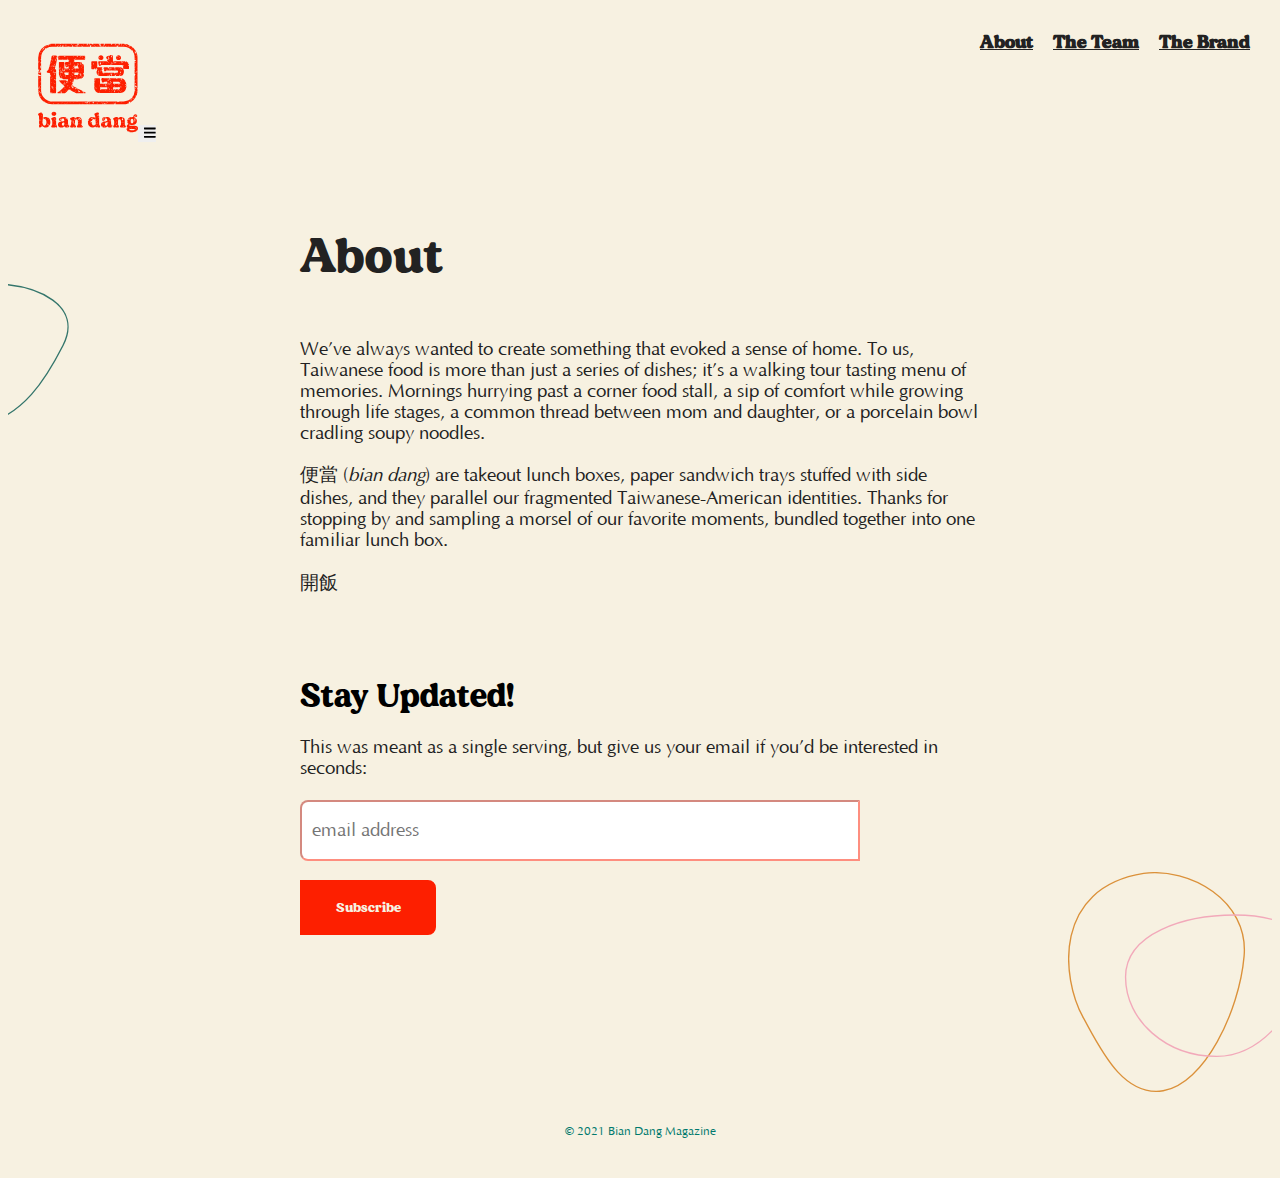
<file: about/index.html>
<!DOCTYPE html><html><head><meta charSet="utf-8"/><meta http-equiv="x-ua-compatible" content="ie=edge"/><meta name="viewport" content="width=device-width, initial-scale=1, shrink-to-fit=no"/><link rel="stylesheet" href="https://maxcdn.bootstrapcdn.com/bootstrap/4.5.0/css/bootstrap.min.css" integrity="sha384-9aIt2nRpC12Uk9gS9baDl411NQApFmC26EwAOH8WgZl5MYYxFfc+NcPb1dKGj7Sk" crossorigin="anonymous"/><style data-href="/styles.e9be1c309243c281e916.css">body,html{background-color:var(--color-memories);height:100%}a,a:hover{color:var(--color-101)}a:hover{text-decoration:none}a:active{color:var(--color-101-faded-1)}:root{--color-memories:#f7f1e1;--color-memories-faded-1:rgba(247,241,225,0.8);--color-memories-faded-2:rgba(247,241,225,0.55);--color-good-luck:#fd1f00;--color-good-luck-faded-1:rgba(253,31,0,0.75);--color-good-luck-faded-2:rgba(253,31,0,0.5);--color-101:#00796d;--color-101-faded-1:rgba(0,121,109,0.75);--color-101-faded-2:rgba(0,121,109,0.5);--color-snacks:#ffa1b7;--color-street-lights:#a9ff4a;--color-golden-carbs:#e78f2d;--color-golden-carbs-faded-1:rgba(231,143,45,0.5);--color-text-dark-dark:#222;--color-text-dark-medium:#444;--color-text-dark-light:#666;--color-text-light-dark:#999;--color-text-light-medium:#bbb;--color-text-light-light:#eee}.styles-module--wrapper--1_5fu{position:relative}.styles-module--grid-outer--38gjQ{display:grid;grid-template-columns:auto;grid-template-rows:auto;position:absolute;top:0;left:0;width:100%;height:100%}.styles-module--boba--2n-VC{grid-column:1/10;grid-row:1/4}.styles-module--bing--3c3T1{grid-column:10/28;grid-row:1}.styles-module--bowl--1_7sF{grid-column:10/28;grid-row:2}.styles-module--bao--8mba4{grid-column:10/28;grid-row:3}.styles-module--about--3tQzK{grid-column:28/32;grid-row:1/4}@font-face{font-family:Dillan;src:url(/static/dillan-d37b9b2d12a003402b70caf083ddce94.otf)}@font-face{font-family:Optima;src:url(/static/Optima-Italic-ff6478c3cd4b8ddd2bc444b30be4e1b8.woff);font-style:italic,oblique}@font-face{font-family:Optima;src:url(/static/Optima-Bold-4bcc802da04837b44ab2d5e467c857fc.woff);font-weight:700;font-style:normal}@font-face{font-family:Optima;src:url(/static/Optima-69c36d2c33305af0a3a89d1d05851cc0.woff)}@font-face{font-family:MQingHua;src:url(/static/mqinghuahk-4a8289304cee0cf6e18d09566d4fd449.otf)}:root{--font-sans-serif:Optima,Helvetica,Arial,sans-serif;--font-serif:Dillan,Georgia,"Times New Roman",MQingHua,serif}.text-module--header-lg--1-O_q{font-family:var(--font-serif);color:var(--color-text-dark-dark)}@media (max-width:576px){.text-module--header-lg--1-O_q{font-size:24pt;line-height:22pt}}@media (min-width:576px){.text-module--header-lg--1-O_q{font-size:28pt;line-height:24pt}}@media (min-width:768px){.text-module--header-lg--1-O_q{font-size:36pt;line-height:36pt}}.text-module--header-md--1zKdh{font-family:var(--font-sans-serif);font-style:italic;color:var(--color-text-dark-medium)}@media (max-width:576px){.text-module--header-md--1zKdh{font-size:13pt}}@media (min-width:576px){.text-module--header-md--1zKdh{font-size:14pt}}@media (min-width:768px){.text-module--header-md--1zKdh{font-size:16pt}}.text-module--header-sm--1F3Xe{font-family:var(--font-sans-serif);font-weight:700;color:var(--color-text-dark-dark)}@media (max-width:576px){.text-module--header-sm--1F3Xe{font-size:12pt}}@media (min-width:576px){.text-module--header-sm--1F3Xe{font-size:12pt}}@media (min-width:768px){.text-module--header-sm--1F3Xe{font-size:14pt}}.text-module--header-xs--2jCmw{font-family:var(--font-sans-serif);text-transform:uppercase;font-weight:700;color:var(--color-text-dark-dark)}@media (max-width:576px){.text-module--header-xs--2jCmw{font-size:11pt}}@media (min-width:576px){.text-module--header-xs--2jCmw{font-size:11pt}}@media (min-width:768px){.text-module--header-xs--2jCmw{font-size:12pt}}.text-module--body-text--1G1SB{font-family:var(--font-sans-serif);font-size:14pt;color:var(--color-text-dark-dark)}a.text-module--body-text--1G1SB{color:var(--test-101)}.text-module--poetry-text--1VkHD{font-family:var(--font-sans-serif);font-size:14pt;line-height:24pt}.text-module--dark-mode-color--11rvQ{color:var(--color-memories);text-shadow:2px 2px 5px #000}.text-module--caption-text--3bwoB{font-family:var(--font-sans-serif);font-size:12pt;line-height:14pt;color:var(--color-text-dark-medium)}@media (max-width:576px){.text-module--caption-text--3bwoB{font-size:10pt}}@media (min-width:576px){.text-module--caption-text--3bwoB{font-size:11pt}}@media (min-width:768px){.text-module--caption-text--3bwoB{font-size:12pt}}.text-module--label-text--1NymC{font-family:var(--font-sans-serif);font-size:14pt;text-transform:uppercase}.text-module--ingredient-list-text--1FeCv{font-family:var(--font-sans-serif);font-size:14pt;line-height:16pt;color:var(--color-text-dark-dark)}.text-module--footnote-text--18fDy{font-family:var(--font-sans-serif);font-size:12pt;color:var(--color-text-dark-medium)}.text-module--footnote-text--18fDy:target{background-color:var(--color-golden-carbs-faded-1)!important}.styles-module--home-list--3Kmqo{padding:0;margin:0}.styles-module--article-wrapper--InArF{display:inline-block;padding-bottom:30px}.styles-module--article-wrapper--InArF:hover>div>div{color:var(--color-101)!important}.styles-module--logotype--1t3Ys,.styles-module--logotype-static--34ApO{fill:var(--color-good-luck)}.styles-module--logotype--1t3Ys:hover{fill:var(--color-good-luck-faded-1)}.styles-module--logotype--1t3Ys:active{fill:var(--color-good-luck-faded-2)}.styles-module--icon--2zdnD{fill:var(--color-good-luck)}.styles-module--icon--2zdnD:hover{fill:var(--color-good-luck-faded-1)}.styles-module--icon--2zdnD:focus{fill:var(--color-good-luck-faded-2);outline:none}.styles-module--header--7xmbW,.styles-module--header-dark--3GtH3{padding:0;margin-bottom:50px}.styles-module--header--7xmbW{background-color:var(--color-memories)}.styles-module--header-dark--3GtH3{text-shadow:1px 1px 5px #000}@media (max-width:768px){.styles-module--header--7xmbW,.styles-module--header-dark--3GtH3{padding-left:20px;padding-right:20px;padding-top:15px}}@media (min-width:768px){.styles-module--header--7xmbW,.styles-module--header-dark--3GtH3{padding:30px}}@media (min-width:768px){.styles-module--small-logo-button--3xsaQ,.styles-module--xsmall-logo-button--aOiij{display:none}}@media (max-width:768px) and (min-width:576px){.styles-module--medium-logo-button--1Wd0L,.styles-module--xsmall-logo-button--aOiij{display:none}}@media (max-width:576px){.styles-module--medium-logo-button--1Wd0L,.styles-module--small-logo-button--3xsaQ{display:none}}.styles-module--hamburger-button--3TIzI,.styles-module--hamburger-button-dark--2B9gs{border-width:0!important;padding-right:0!important}.styles-module--hamburger-button-dark--2B9gs{color:var(--color-memories)}@media (min-width:576px){.styles-module--buttons--4wg_N{position:absolute;top:30px;right:30px}}@media (max-width:768px) and (min-width:576px){.styles-module--buttons--4wg_N{position:absolute;top:20px;right:20px}}.styles-module--button--25GW4{text-align:right;padding-left:10px;padding-right:10px}@media (max-width:576px){.styles-module--button--25GW4{display:relative;padding-right:0}}@media (min-width:576px){.styles-module--button--25GW4{display:inline}.styles-module--button--25GW4:last-child{padding-right:0}}.styles-module--link--I3Vg_,.styles-module--link-dark--3PdLD{font-weight:700;font-family:var(--font-serif)}@media (max-width:576px){.styles-module--link--I3Vg_,.styles-module--link-dark--3PdLD{font-size:16px}}@media (min-width:576px){.styles-module--link--I3Vg_,.styles-module--link-dark--3PdLD{font-size:18px}}.styles-module--link--I3Vg_{color:var(--color-text-dark-dark)}.styles-module--link-dark--3PdLD{color:var(--color-memories)}.styles-module--button--25GW4:first-child>.styles-module--link--I3Vg_:hover,.styles-module--button--25GW4:first-child>.styles-module--link-dark--3PdLD:hover{color:var(--color-golden-carbs)}.styles-module--button--25GW4:nth-child(2)>.styles-module--link--I3Vg_:hover,.styles-module--button--25GW4:nth-child(2)>.styles-module--link-dark--3PdLD:hover{color:var(--color-101)}.styles-module--button--25GW4:nth-child(3)>.styles-module--link--I3Vg_:hover,.styles-module--button--25GW4:nth-child(3)>.styles-module--link-dark--3PdLD:hover{color:var(--color-good-luck)}.styles-module--button--25GW4:first-child>.styles-module--link--I3Vg_:active,.styles-module--button--25GW4:first-child>.styles-module--link-dark--3PdLD:active{color:var(--color-golden-carbs-faded-1)}.styles-module--button--25GW4:nth-child(2)>.styles-module--link--I3Vg_:active,.styles-module--button--25GW4:nth-child(2)>.styles-module--link-dark--3PdLD:active{color:var(--color-101-faded-1)}.styles-module--button--25GW4:nth-child(3)>.styles-module--link--I3Vg_:active,.styles-module--button--25GW4:nth-child(3)>.styles-module--link-dark--3PdLD:active{color:var(--color-good-luck-faded-1)}.styles-module--container--22ewH{width:100%;height:100%;min-height:100vh;display:flex;flex-direction:column}.styles-module--body--30c6z{flex:1 0 auto}.styles-module--large-view--3rh1Q,.styles-module--xlarge-view--3sZOV{display:flex;flex-direction:row;justify-content:center}.styles-module--medium-view--3YB9F,.styles-module--small-view--2X7Re{display:flex;flex-direction:column}.styles-module--desktop-header--2y84c{text-align:right}.styles-module--desktop-home--2mjKs{position:relative}@media (min-width:1200px){.styles-module--desktop-header--2y84c{padding:100px 40px 0 8%}.styles-module--desktop-home--2mjKs{padding:50px 15% 0 0}}@media (min-width:992px) and (max-width:1200px){.styles-module--desktop-header--2y84c{padding:50px 40px 0 5%}.styles-module--desktop-home--2mjKs{padding:50px 5% 0 0}}@media (max-width:992px) and (min-width:768px){.styles-module--desktop-header--2y84c{padding:40px 20px 0 30px}.styles-module--desktop-home--2mjKs{padding:50px 40px 0 0}}@media (min-width:992px){.styles-module--xlarge-view--3sZOV{display:normal}.styles-module--large-view--3rh1Q,.styles-module--medium-view--3YB9F,.styles-module--small-view--2X7Re{display:none}}@media (max-width:992px) and (min-width:768px){.styles-module--xlarge-view--3sZOV{display:none}.styles-module--large-view--3rh1Q{display:normal}.styles-module--medium-view--3YB9F,.styles-module--small-view--2X7Re{display:none}}@media (max-width:768px) and (min-width:576px){.styles-module--large-view--3rh1Q,.styles-module--xlarge-view--3sZOV{display:none}.styles-module--medium-view--3YB9F{display:normal}.styles-module--small-view--2X7Re{display:none}}@media (max-width:576px){.styles-module--large-view--3rh1Q,.styles-module--medium-view--3YB9F,.styles-module--xlarge-view--3sZOV{display:none}.styles-module--small-view--2X7Re{display:normal}}.styles-module--medium-view--3YB9F,.styles-module--small-view--2X7Re{padding-left:25px;padding-right:25px}.styles-module--compact-header--2-Fk5{margin-left:-25px;margin-right:-25px}.styles-module--logotype--1vvBi{padding-top:50px;padding-bottom:30px}.styles-module--link--3nvcj{color:var(--color-text-dark-dark);font-weight:700;font-family:var(--font-serif);font-size:20px}.styles-module--button--2W201:first-child>.styles-module--link--3nvcj:hover{color:var(--color-golden-carbs)}.styles-module--button--2W201:nth-child(2)>.styles-module--link--3nvcj:hover{color:var(--color-101)}.styles-module--button--2W201:nth-child(3)>.styles-module--link--3nvcj:hover{color:var(--color-good-luck)}.styles-module--button--2W201:first-child>.styles-module--link--3nvcj:active{color:var(--color-golden-carbs-faded-1)}.styles-module--button--2W201:nth-child(2)>.styles-module--link--3nvcj:active{color:var(--color-101-faded-1)}.styles-module--button--2W201:nth-child(3)>.styles-module--link--3nvcj:active{color:var(--color-good-luck-faded-1)}@media (min-width:992px){.styles-module--link--3nvcj{font-size:22px}}@media (max-width:992px){.styles-module--link--3nvcj{font-size:18px}}.styles-module--footer--2ZK30{flex-shrink:1}.styles-module--footer--3aAW0,.styles-module--footer-dark--1jt6j{font-family:var(--font-sans-serif);font-size:12px;text-align:center;width:calc(100% + 30px);margin-left:-15px;padding-top:20px;padding-bottom:40px;flex-shrink:0}.styles-module--footer-dark--1jt6j{color:var(--color-street-lights)}.styles-module--footer--3aAW0{color:var(--color-101)}.styles-module--home-button--zbCnr,.styles-module--next-button--X3t6y,.styles-module--previous-button--2v-DQ{width:200px}.styles-module--next-button--X3t6y{text-align:right}.styles-module--home-button--zbCnr{text-align:center}.styles-module--previous-button--2v-DQ{text-align:left}.styles-module--navigation-buttons--ypNJC{padding:20px 10px 30px;display:flex;flex-flow:row nowrap;justify-content:space-between}.styles-module--navigation-button--yTywb{color:var(--color-text-dark-dark);font-family:var(--font-serif)}.styles-module--navigation-button-dm--3YKaw{color:var(--color-memories);font-family:var(--font-serif)}@media (max-width:576px){.styles-module--navigation-button--yTywb{font-size:24px}.styles-module--desktop-text--DvLHn{display:none}}@media (min-width:576px){.styles-module--navigation-button--yTywb{font-size:16px}.styles-module--mobile-text--mlqer{display:none}}@media (min-width:768px){.styles-module--navigation-button--yTywb{font-size:18px}}.styles-module--floating-header--X9chC{position:absolute;top:0;width:100%}.styles-module--banner--2XvxG{position:relative;top:0;width:100%;padding-bottom:20px}.styles-module--banner-photo--1idNc{width:100%}.styles-module--banner-caption--3dNNU{text-align:right;padding-top:10px;padding-right:10px}.styles-module--container--3UmgE{background-color:var(--color-memories);min-height:100vh;display:flex;flex-flow:column nowrap;background-size:cover;background-position:50%}.styles-module--viewport--5KMcd{flex-direction:row;flex:1 0 auto;display:flex;align-items:stretch;justify-content:center}.styles-module--full-layout--3-K5w,.styles-module--layout--3uU9X{display:flex;flex-direction:column;flex:1 0 auto;align-items:stretch;padding-left:10px;padding-right:10px;width:100%}.styles-module--layout--3uU9X{max-width:700px}.styles-module--full-layout--3-K5w{max-width:1400px}.styles-module--page--32fnf{padding:10px 10px 60px;flex:1 0 auto}.styles-module--sticky-footer--2ZP2W{flex-shrink:0}@media (max-width:768px){.styles-module--rubber-bands--a0MJE{display:none}}.styles-module--rubber-bands--a0MJE{position:relative;overflow:hidden;flex:1 0 auto}.styles-module--rubber-band--158Rt{width:50%;min-width:400px;position:absolute}.styles-module--header--2mGlj{padding-bottom:40px}.styles-module--section--RptwP{padding-bottom:60px}.styles-module--subscription-header--15efB{font-family:var(--font-serif);font-size:32px;padding-bottom:20px}.styles-module--email-input--254iT{height:55px;padding-left:10px;font-size:14pt;font-family:var(--font-sans-serif);border-color:var(--color-good-luck-faded-2);margin-top:20px;margin-bottom:20px;display:inline-block;position:relative;top:1px}@media (max-width:576px){.styles-module--email-input--254iT,.styles-module--email-submit--3OL9A{width:100%;border-radius:8px}}@media (min-width:576px){.styles-module--email-input--254iT{width:80%;border-radius:8px 0 0 8px}.styles-module--email-submit--3OL9A{width:20%;border-radius:0 8px 8px 0}}.styles-module--email-submit--3OL9A{margin:auto;height:55px;background-color:var(--color-good-luck);padding:10px;font-family:var(--font-serif);display:inline-block;border:2px solid var(--color-good-luck);color:var(--color-memories)}.styles-module--email-submit--3OL9A:hover{background-color:var(--color-good-luck-faded-2);border:2px solid var(--color-good-luck-faded-2)}.styles-module--header--2HRYG{padding-bottom:60px}.styles-module--buttonLg--3Xe7X,.styles-module--buttonMd--1pjkL{padding:10px;font-family:var(--font-serif);display:inline-block;border-radius:8px;border:2px solid var(--color-good-luck);color:var(--color-good-luck)}.styles-module--buttonLg--3Xe7X:hover,.styles-module--buttonMd--1pjkL:hover{background-color:var(--color-101-faded);border-color:var(--color-101-faded);opacity:.8}.styles-module--buttonLg--3Xe7X:active,.styles-module--buttonMd--1pjkL:active{background-color:var(--color-101);border-color:var(--color-101);opacity:.6}.styles-module--buttonMd--1pjkL{font-size:12pt}.styles-module--buttonLg--3Xe7X{font-size:16pt}.styles-module--article--2ezRK{padding-bottom:60px}.styles-module--by-lines--ZzAYX{padding-bottom:20px}.styles-module--header--QdUmO{padding-bottom:60px}.styles-module--callout--2yVmE{display:inline-block;padding:10px;border:#639;background-color:red}.styles-module--carousel-footer--3uDCL{display:flex;flex-direction:row;justify-content:space-between;padding-top:10px;padding-bottom:10px}.styles-module--caption--CaRLp{width:50%;flex:1 0 auto}.styles-module--thumbnails--2-3ZK{display:flex;flex-direction:row;justify-content:flex-end;margin-top:10px;margin-bottom:10px;flex:1 0 auto}.styles-module--selected-thumbnail--1LHgM,.styles-module--thumbnail--3vUVW{display:inline-block;width:25px;height:25px;margin-left:5px;margin-right:5px;border-style:none!important;outline:none!important}.styles-module--selected-thumbnail--1LHgM:last-child,.styles-module--thumbnail--3vUVW:last-child{margin-right:0}.styles-module--selected-thumbnail--1LHgM{background-color:var(--color-golden-carbs)}.styles-module--thumbnail--3vUVW{background-color:var(--color-golden-carbs-faded-1)}.styles-module--banner-photo--2XYOp,.styles-module--header--JRpjY{padding-bottom:40px}@media (min-width:576px){.styles-module--banner-photo--2XYOp{width:calc(100% + 150px);margin-left:-75px}}@media (max-width:576px){.styles-module--banner-photo--2XYOp{width:calc(100% + 40px);margin-left:-20px}}.styles-module--attributes--1C38A{padding-bottom:20px;padding-top:10px}.styles-module--equipment--28c1a,.styles-module--ingredients--1Abot{padding-bottom:20px}.styles-module--ingredients-section--LxPO7{padding-bottom:10px}.styles-module--ingredients-list--OjC7a{list-style:none;padding-left:0}.styles-module--ingredients-list--OjC7a>li{padding-bottom:10px}@media (max-width:768px){.styles-module--ingredient-name-and-modifier--Hh_By,.styles-module--ingredient-quantity--2C-h8{display:inline}}@media (min-width:768px){.styles-module--ingredient-quantity--2C-h8{width:40px;margin-left:-40px;padding-right:5px;text-align:right;display:inline-block;vertical-align:top}.styles-module--ingredient-name-and-modifier--Hh_By{display:inline-block}}.styles-module--step--1VD3-{padding-bottom:20px}.styles-module--step-note--TiXGA{padding-bottom:10px}@media (max-width:768px){.styles-module--step-note-number--3SHY9{display:inline}}@media (min-width:768px){.styles-module--step-note-number--3SHY9{display:inline-block;width:20px;margin-left:-20px;padding-right:5px}}@keyframes closeWindow{0%{opacity:1}to{opacity:0}}.ril__outer{background-color:rgba(0,0,0,.85);outline:none;top:0;left:0;right:0;bottom:0;z-index:1000;width:100%;height:100%;-ms-content-zooming:none;-ms-user-select:none;-ms-touch-select:none;touch-action:none}.ril__outerClosing{opacity:0}.ril__image,.ril__imageNext,.ril__imagePrev,.ril__inner{position:absolute;top:0;left:0;right:0;bottom:0}.ril__image,.ril__imageNext,.ril__imagePrev{margin:auto;max-width:none;-ms-content-zooming:none;-ms-user-select:none;-ms-touch-select:none;touch-action:none}.ril__imageDiscourager{background-repeat:no-repeat;background-position:50%;background-size:contain}.ril__navButtons{border:none;position:absolute;top:0;bottom:0;width:20px;height:34px;padding:40px 30px;margin:auto;cursor:pointer;opacity:.7}.ril__navButtons:hover{opacity:1}.ril__navButtons:active{opacity:.7}.ril__navButtonPrev{left:0;background:rgba(0,0,0,.2) url("[data-uri]") no-repeat 50%}.ril__navButtonNext{right:0;background:rgba(0,0,0,.2) url("[data-uri]") no-repeat 50%}.ril__downloadBlocker{position:absolute;top:0;left:0;right:0;bottom:0;background-image:url("[data-uri]");background-size:cover}.ril__caption,.ril__toolbar{background-color:rgba(0,0,0,.5);position:absolute;left:0;right:0;display:flex;justify-content:space-between}.ril__caption{bottom:0;max-height:150px;overflow:auto}.ril__captionContent{padding:10px 20px;color:#fff}.ril__toolbar{top:0;height:50px}.ril__toolbarSide{height:50px;margin:0}.ril__toolbarLeftSide{padding-left:20px;padding-right:0;flex:0 1 auto;overflow:hidden;text-overflow:ellipsis}.ril__toolbarRightSide{padding-left:0;padding-right:20px;flex:0 0 auto}.ril__toolbarItem{display:inline-block;line-height:50px;padding:0;color:#fff;font-size:120%;max-width:100%;overflow:hidden;text-overflow:ellipsis;white-space:nowrap}.ril__toolbarItemChild{vertical-align:middle}.ril__builtinButton{width:40px;height:35px;cursor:pointer;border:none;opacity:.7}.ril__builtinButton:hover{opacity:1}.ril__builtinButton:active{outline:none}.ril__builtinButtonDisabled{cursor:default;opacity:.5}.ril__builtinButtonDisabled:hover{opacity:.5}.ril__closeButton{background:url("[data-uri]") no-repeat 50%}.ril__zoomInButton{background:url("[data-uri]") no-repeat 50%}.ril__zoomOutButton{background:url("[data-uri]") no-repeat 50%}.ril__outerAnimating{animation-name:closeWindow}@keyframes pointFade{0%,19.999%,to{opacity:0}20%{opacity:1}}.ril__loadingCircle{width:60px;height:60px;position:relative}.ril__loadingCirclePoint{width:100%;height:100%;position:absolute;left:0;top:0}.ril__loadingCirclePoint:before{content:"";display:block;margin:0 auto;width:11%;height:30%;background-color:#fff;border-radius:30%;animation:pointFade .8s ease-in-out infinite both}.ril__loadingCirclePoint:first-of-type{transform:rotate(0deg)}.ril__loadingCirclePoint:first-of-type:before,.ril__loadingCirclePoint:nth-of-type(7):before{animation-delay:-.8s}.ril__loadingCirclePoint:nth-of-type(2){transform:rotate(30deg)}.ril__loadingCirclePoint:nth-of-type(8){transform:rotate(210deg)}.ril__loadingCirclePoint:nth-of-type(2):before,.ril__loadingCirclePoint:nth-of-type(8):before{animation-delay:-666ms}.ril__loadingCirclePoint:nth-of-type(3){transform:rotate(60deg)}.ril__loadingCirclePoint:nth-of-type(9){transform:rotate(240deg)}.ril__loadingCirclePoint:nth-of-type(3):before,.ril__loadingCirclePoint:nth-of-type(9):before{animation-delay:-533ms}.ril__loadingCirclePoint:nth-of-type(4){transform:rotate(90deg)}.ril__loadingCirclePoint:nth-of-type(10){transform:rotate(270deg)}.ril__loadingCirclePoint:nth-of-type(4):before,.ril__loadingCirclePoint:nth-of-type(10):before{animation-delay:-.4s}.ril__loadingCirclePoint:nth-of-type(5){transform:rotate(120deg)}.ril__loadingCirclePoint:nth-of-type(11){transform:rotate(300deg)}.ril__loadingCirclePoint:nth-of-type(5):before,.ril__loadingCirclePoint:nth-of-type(11):before{animation-delay:-266ms}.ril__loadingCirclePoint:nth-of-type(6){transform:rotate(150deg)}.ril__loadingCirclePoint:nth-of-type(12){transform:rotate(330deg)}.ril__loadingCirclePoint:nth-of-type(6):before,.ril__loadingCirclePoint:nth-of-type(12):before{animation-delay:-133ms}.ril__loadingCirclePoint:nth-of-type(7){transform:rotate(180deg)}.ril__loadingCirclePoint:nth-of-type(13){transform:rotate(1turn)}.ril__loadingCirclePoint:nth-of-type(7):before,.ril__loadingCirclePoint:nth-of-type(13):before{animation-delay:0ms}.ril__loadingContainer{position:absolute;top:0;right:0;bottom:0;left:0}.ril__imageNext .ril__loadingContainer,.ril__imagePrev .ril__loadingContainer{display:none}.ril__errorContainer{position:absolute;top:0;right:0;bottom:0;left:0;display:flex;align-items:center;justify-content:center;color:#fff}.ril__imageNext .ril__errorContainer,.ril__imagePrev .ril__errorContainer{display:none}.ril__loadingContainer__icon{color:#fff;position:absolute;top:50%;left:50%;transform:translateX(-50%) translateY(-50%)}.styles-module--description--3F5ur,.styles-module--header--3mZ_R{padding-bottom:60px}.styles-module--caption--1Alft{padding-top:10px;text-align:left}.styles-module--image-wrapper--w1Wzn{padding:0 0 60px;display:inline-block;background:none}.styles-module--image-wrapper--w1Wzn,.styles-module--image-wrapper--w1Wzn:focus{border-style:none!important;outline:none!important}.styles-module--header--2W_0p,.styles-module--mobile-header--wl5qy{padding-bottom:40px}.styles-module--mobile-view--10bbr{display:none}.styles-module--desktop-view--Tz4wB{display:inherit}@media (pointer:coarse),(pointer:none){.styles-module--mobile-view--10bbr{display:inherit}.styles-module--desktop-view--Tz4wB{display:none}}.styles-module--mobile-view--10bbr{max-width:700px;margin:auto}.styles-module--profile--1iknt{margin-bottom:60px;display:flex;flex-direction:column;align-items:stretch}.styles-module--profile-picture--GTCD4{border-radius:25px}.styles-module--profile-information--2A-r-{flex-grow:1}.styles-module--profile-name--WODKn{font-size:32px;font-family:var(--font-serif);padding-top:10px}.styles-module--position--3GCUM{font-family:var(--font-sans-serif);font-size:18px;line-height:18px;padding-bottom:30px}.styles-module--prompt--1nh6_{font-family:var(--font-sans-serif);color:var(--color-101);font-size:18px;padding-bottom:10px}.styles-module--answer--ITQaW{font-family:var(--font-sans-serif);font-size:18px;line-height:18px;padding-bottom:30px}.styles-module--social-link--alp2G{font-size:16px;font-family:var(--font-sans-serif);color:var(--color-101);font-weight:700;width:100%;display:inline-block}.styles-module--social-link--alp2G:hover{color:var(--color-101-faded-1)}.styles-module--social-label--1ed0I{display:inline-block;width:30px;text-align:center;margin-right:10px}.styles-module--header--21F2v{padding-bottom:40px}</style><meta name="generator" content="Gatsby 2.25.3"/><title data-react-helmet="true">About</title><link rel="preconnect dns-prefetch" href="https://www.google-analytics.com"/><link as="script" rel="preload" href="/webpack-runtime-4284095a435e7441297d.js"/><link as="script" rel="preload" href="/framework-62aa192001dd5d50f28d.js"/><link as="script" rel="preload" href="/app-0c288d2df5a1df5855c6.js"/><link as="script" rel="preload" href="/styles-e9d24b1846c7d6eb9685.js"/><link as="script" rel="preload" href="/cb1608f2-60069e6c3cfef4f49c77.js"/><link as="script" rel="preload" href="/commons-20b0523ff1fd558c71c0.js"/><link as="script" rel="preload" href="/component---src-pages-about-index-jsx-ff123aa0b6970620c8f8.js"/><link as="fetch" rel="preload" href="/page-data/about/page-data.json" crossorigin="anonymous"/><link as="fetch" rel="preload" href="/page-data/app-data.json" crossorigin="anonymous"/></head><body><div id="___gatsby"><div style="outline:none" tabindex="-1" id="gatsby-focus-wrapper"><div class="styles-module--container--3UmgE"><div><nav class="styles-module--header--7xmbW navbar navbar-expand-sm navbar-light"><span class="navbar-brand"><a class="styles-module--medium-logo-button--1Wd0L" href="/"><svg viewBox="0 0 600.92 530.58" alt="便當 | Bian Dang" class="styles-module--logotype--1t3Ys" width="100" height="100"><g id="Layer_2" data-name="Layer 2"><path class="cls-1" d="M374 498.24a3.07 3.07 0 000-.42l-1 2.92a3.52 3.52 0 001-2.5zM371.89.66c.07-.21.14-.43.2-.66h-3.25L368 5.13c2.77-.62 3.26-2.64 3.89-4.47zM339.89 421.73c0 .92-.11 2.36-.65 2.63a2 2 0 01-1.09.11c.41 1.57 1.53 3.33 3.85 6.55 2.15 2.91 2.41 6.7 2.41 13.9a22.52 22.52 0 00-15-5.81 30.9 30.9 0 00-8.6.86 9.69 9.69 0 01-.9.92l-.19-.64A25.35 25.35 0 00305.33 451c.39 1.71-.73 2.47-1.88 3.36-.22.46-.43.92-.62 1.38 2.56 1.45 2.88 3.78 2.16 6.45a4 4 0 01-4.11-.22 43.09 43.09 0 00-.95 9.12v1.46c1.3.39 1.4 1.74 1.78 2.79l-1 1-.54-.57a34.15 34.15 0 005.57 16.05 6.8 6.8 0 014.59 5.1c4.87 4.16 11.31 6.47 19 6.26a23.38 23.38 0 0015.54-6.45c1.14 3.54 4 5.31 9.48 5.31h2.44l-3.36-2.77c3.41-1.24 4.48-1 5.49 2.77h9.2c2.29 0 3.82-.4 4.74-1.26-1.16-2.24-1.2-4.1.66-5.27a31.6 31.6 0 00-3.63-5.73c-2.28-3.16-2.4-7.32-2.4-16.17v-40.4l-1.8 1.16c-4-6-1.08-11.58 1-17.64-1.47-3.69-4.9-5.12-10.17-3.65-1.39.51-8.84 2.66-12.63 3.92a11.67 11.67 0 00-4.27 2.2 16.7 16.7 0 01.27 2.53zm28 71.81l-.77.44c-.59-.86-1.19-1.71-1.79-2.57l1.14-.76zm-2.66-47.77c-.43-2.85-.69-4.61-1.06-7 3.91 3.58 3.96 3.82 1.09 7zM331 440.68c.45.68 0 2-.11 3h-1.15c-.84-1.18-1.68-2.36-2.66-3.72 1.84-1.41 3.18-.49 3.92.72zm-8 2.87l8.43 3.91c-3.94 1.4-7.44 2.28-11.13 1.88-.5 0-.87-1.3-1.12-1.7zm.25 38.73l-3.49-.4v-1.46l3.55-.47c0 .78-.01 1.55-.03 2.33zm5.15 17.7a3.29 3.29 0 01-.13-.81l2.42-.36v1.21c-.69-.02-1.48-.02-2.26-.02zm6.63-9.57a9.25 9.25 0 01-6.72-2.76 23.84 23.84 0 00-1 2.46 9.59 9.59 0 01-.76-4.69c-2.06-3.29-3.14-8-3.25-13.47-4.46-3.41-5.31-3-10.17 1.56.72-1.67 1.09-3.67 2.26-4.95a102.79 102.79 0 017.76-7.05 18.26 18.26 0 01.82 2.15c1.43-7.12 5.11-11.79 11.07-11.79a9.16 9.16 0 016.75 2.84l.42-.07v.57c2.92 3.37 4.4 9 4.4 15.86.07 11.12-3.85 19.34-11.55 19.34zm15.27 2.76c-.44 0-.86-.79-1.28-1.23.45-.42.86-1.11 1.37-1.19s1 .56 1.84 1.11c-.88.66-1.4 1.32-1.9 1.31zm3.11-11.59l4-3.09.9 1.1c-.44 2.41-2.44 2.48-4.87 1.99zm3-5.81c.1-.95.21-1.9.31-2.84l1 .17c-.15.93-.31 1.86-.46 2.79zm3.88-50.49c1.45 3.86.82 5-3.57 6.6.66-3.04.66-3.04 3.63-6.6zm.23 32.17c-2.78 2.92-2.78 2.92-5 1.49zm-6.71 8.39l-2.74 4.28-1.1-.64c.03-1.7.73-2.9 3.9-3.64zm-3.46 14.26c-2.31 1.29-.09 5.29-4.39 7.1.44-3.64.78-6.52 1.12-9.41l1.31-.59zm-5-23.68c-2.87-5-2.25-6.62 2.55-7a6.47 6.47 0 01-2.47 7zM79.35 449.09c-.25 2.28.76 3.92 4 8.47 2.28 3.16 2.4 7.32 2.4 16s-.12 13-2.4 16.17c-3.28 4.55-4.29 6.19-4 8.47.13 2.65 1.9 3.79 5.81 3.79H103a5 5 0 00-.37-.42c.62-.46 1.23-1.28 1.85-1.27s1.22.82 2.15 1.52l-.21.17h3.18c2.38 0 4-.45 4.87-1.45l-1.68-2.46 2.39-2c-.45-1.53-1.57-3.28-3.81-6.39-2-2.77-2.34-6.32-2.39-13.11l-.1-.75h.09v-10.67c-1.53-.86-2.09-2.35-2.69-4l2.69-1.63v-11.45a14.45 14.45 0 00-.42-3.64c-.16 1-1.54 1.59-4.73 2.57l3.38-5.49c-1.74-2.3-4.75-3.08-9-2l-.63.37c.05-.08.09-.16.13-.24-1.8.51-8.78 2.64-12.54 3.85s-5.68 2.94-5.81 5.59zm26.84 11.18l-4.19-4.71c3.61-.29 4.67.81 4.19 4.71zm-1.3 32.24l-4.32-6.17c4.18.05 4.18.05 4.32 6.17zm-5.74-44a12.88 12.88 0 00-.93 2.79 12.14 12.14 0 00.42 2.88c-3.64-1.97-3.59-2.77.51-5.66zm-2.35 33c-.26 1.6-.45 2.75-.66 4-.73-.33-1.17-.38-1.27-.59-.71-1.52-.72-2.78 1.93-3.43zM91.61 461l-.61 5.09c-1.77-2.7-1.77-2.7.61-5.09zM380.52 17.48c2.22-3.93 3.13-4 6.88-2.16l-1.06 2.16h9c-2.14-4 .29-7.49-.31-10.79-.54-3 1.54-4.64 3.11-6.69h-22c-.42 2.51-2.1 5.09-.52 7.55l2.55-1.36c.11.18.31.4.28.46a27.5 27.5 0 00-3.93 10.83zm1.65-11.09c.25.91.49 1.83.73 2.75l-1.19.16-.3-2.77z"></path><path class="cls-1" d="M362.46 1.47a7.13 7.13 0 01-1-1.47H331a4 4 0 01.31.41c.37.62.12 2.36-.36 2.61a3.92 3.92 0 01-3.24.16c-1.33-.78-3.2-1.51-3.11-3.18h-3.92a6.55 6.55 0 01-1.1 2.38C319 1.49 318.46.71 318 0h-7.56c-.46.87-.9 1.75-1.28 2.65-.91 2.18-1.47 4.51-3.12 6.81-.33-.79-1.08-1.68-.92-2.35.45-1.82 1.76-3.52 1.82-5.3a4.22 4.22 0 00-.39-1.81H298c1.4 4.4 0 7.79-4.14 11.37-1.35-2.62.3-5.22-.24-7.58C293.24 2 294.2 1 295.18 0h-53.29l2.38 2.71-1.76 5.45-2.79-1.41-4.09 3.25v7.46h1.28c.23-.58.45-1.17.68-1.75h.59c0 .58.07 1.17.11 1.75h9.11c.3-.58.62-1.19 1-1.83a3.82 3.82 0 01.63 1.83h13.45c1.31-3.81 2.32-3.69 6.16-1.69-.11.63-.23 1.19-.36 1.69H271l.11-.41 1.41.41H303c.12-.66.23-1.31.35-2h1.16c.09.67.19 1.35.28 2H316L312.13 16V6.86c2.37.27 2.94 2.51 3.93 4.3l3-2.4c3.5 3.82-.51 5.86-1.05 8.72h25.56c-.27-.42-.55-.83-.83-1.27a2.91 2.91 0 014.09.22 2.48 2.48 0 01.7 1.05h24.66a1.79 1.79 0 00.29-2.27 46.38 46.38 0 00-2.91-4.21c.85-1 1.58-1.91 2.47-3l-4.79-1.23-2-6.45.69-.28h-3.46zM249.84 11.76l-1.17-.82 2.18-3.24 1.26 1zm13.39.7L262 6.61c3.23 1.98 3.23 2 1.23 5.85zm9.14-3.16c-1.62-4.14-1.4-4.57 2.37-4.69zm63.78-3.43c-.09.54-.71 1-1.78 2.37.25-2.15.37-3.21.5-4.27l.87-.09a5.41 5.41 0 01.41 1.99zm6.34 7.05c-.47 1.15-3.26.86-4.3-.6-.42-.6-.07-1.74-.07-2.64l1-.33c.4.52 1.08 1 1.15 1.55.18 1.43 3.16-.27 2.22 2.02zm2.8-8.25l3.53 1.44c-1.75 1.31-1.75 1.31-3.53-1.44zm11.21 7.66V8.84c2.2 1.24 2.03 2.26 0 3.49z"></path><path class="cls-1" d="M587.24 309.54c1.08 1.29 2.84 1.78 4.41 2.51a81.62 81.62 0 004.47-14.3c-2.14-.29-2.21-.72-2.84-4.46l3 3.67a84 84 0 001.7-16.82V168a4 4 0 00-1.23.66l-.91-1.34 2.14-1.58V147l-1.1 1.33c-.36-.82-.64-1.15-.56-1.35a2.71 2.71 0 011.66-2v-26.6l-.86-.1c.08-.36.15-.71.23-1.07.21-.08.42-.18.63-.27V90.72l-.24-.56a3.85 3.85 0 01.24-.4V83.4a83.19 83.19 0 00-2.88-21.71l-2.29 1.11c-.09-2.07.55-3.34 1.46-4a79.31 79.31 0 00-2-5.67l-.25.18a8.43 8.43 0 01-.3-1.57 83.82 83.82 0 00-9.39-16.89c-1.12.77-2.56.9-4.73.3l3.7-1.72a83.89 83.89 0 00-22.93-21 4 4 0 01-.49 0 36.38 36.38 0 01-6.3-.86c-.32 3.44 2.89 3.22 4.52 4.95-.92 1.68-2.69 2.26-3.48.72-1.91-3.75-4.18-2.66-6.66-.86-1.76-1.54-1.61-2.62-.15-4s3-2.92 4.48-4.43c-2-.94-4-1.79-6-2.57-.2 1-.4 1.94-.61 3-1.94-1.21-4-1.77-2.59-4.13a82.56 82.56 0 00-14-3.4c-.26 1.81-.53 3.77-.92 6.57l-2.46-4.52-3 1.11c-.8-.7-.78-2.14-.18-3.77-2-.14-4-.24-6-.24h-11c-.35 3.85-.67 7.46-1 11.05h-1.24c-1.56-3.63.31-7.35.37-11h-10.99c.1.76.25 1.52.41 2.3.5 2.44.45 4.77-2.45 7.12V2l-.79-.24c-.59 1.24-1.19 2.36-1.84 3.6-.46-.4-.88-.58-.9-.8-.14-1.38-.24-2.77-.26-4.16V0h-14.2l-2.24 1.68a15.74 15.74 0 01-.35-1.68h-20.92l-5.21 6.6c-3.37-2.07-1.42-4.39-1.09-6.6H401.1a6.71 6.71 0 01-.62 3.42c-1 2.22-2.2 4.35-3 6.63s-1.12 4.45-1.81 7.43h7.92c.4-1 .62-2.13 1-3.19.14-.38.71-.61 1.49-1.25a5.65 5.65 0 01.22 4.44h15.25l.74-2.17.94.24c-.11.65-.23 1.29-.35 1.93h47.91l-.27-.06c0-.28 0-.56.05-.84a22.53 22.53 0 004.22-1.21 3 3 0 001.53-2.25c-.07-1.5-1.22-1.91-2.65-1.37-.58.22-1.21.32-2 .53 1.33-3.11 1.33-3.11 6.12-2.44.29 2.55 4 4.71 2.33 7.64h34.49a65.8 65.8 0 0150.83 24 12 12 0 01.19-7.44 17 17 0 004.08 9.6c1.3 1.59 1.47 4.11 2.25 6.53l-.35.19a63 63 0 013.52 7l1.18-7.49c2.59 3.66 2.37 7.43-.3 9.64.35.91.69 1.82 1 2.75 3 3.33 3.86 6.81 2.52 9.87a65.56 65.56 0 011 11.36v12.45a4.88 4.88 0 012.49.8 26.75 26.75 0 013.13 1.69 39 39 0 013.34 3.35l-6.43 3.15-2.53-1v35.52l1.81-.86c-.75 2.5-1.19 3.81-1.81 4.17v36.93c1.61.68 2.82 2.5 4.85 2 .16.43.32.87.47 1.3l-4.14 4.8 1.95 3.37-3.13.29v27.71l2.37 4.84a14.73 14.73 0 01-2.37-1v37c2.47-.56 4-1.42 3.41-3.56-.48-1.76-1.06-3.49-1.75-5.7 1.24 0 2-.24 2.51 0 3.08 1.7 5.52 4.72 9.56 4.44a22.22 22.22 0 011 3.52c-4.09-2.19-6.49-1.39-8.73 1.19-1.36 1.58-1.66 1.32-6 .07v9.3a27.34 27.34 0 004.7 0l.08-.12h.13c.33-1.42.66-2.83 1.06-4.51 2.53 1.27 1.91 3.05 1.84 4.65l-2.9-.14v.09h-.19c-1 1.46-2 2.92-3.1 4.53l-1.6-.69v3.73c1.44-.59 2.25.29 3.19 1.84-1.85 1.13-2.69.71-3.19-.41v3.14c1.36-.24 2.45.39 4.29 1.94-1.46-.93-2.92.42-4.42 1.05a65.53 65.53 0 01-14.54 37.17l2 4.28-2.88 3.9-3.57-2.71c.13-.28.28-.58.43-.87a65.74 65.74 0 01-47.25 20h-35.2c-.4 1-.94 2.43-1.59 4.08a6 6 0 01-3.36-4.08h-63.92c.73 2.92.46 3.14-3.06 5.05.95-1.87 1.73-3.43 2.56-5.05h-42.51c-.11.82-.23 1.77-.41 3.06l-3.18-3.06h-48.76c-.3.65-.58 1.29-.86 1.91-1.72-.33-2.55-1-2.82-1.91h-5.42c-.15.27-.32.54-.48.82 2 1.1 3.93 1.07 3.79 3.6-.05 1 1.68 2.08 2.65 3.18a8.4 8.4 0 01-8.86-6.69c-.06-.31-.12-.61-.17-.91h-4.21c1.87 1 2.09 2.9 1.49 7.73a33.78 33.78 0 01-3.79.78c-4.76.47-4.76.44-6.91 4.58-1.87-2-.65-3.32.78-4.81 1.85-1.91 3.45-4 5.1-6l2.71 3.81c2.89-2.71 0-4.21-1-6.08h-32.05a5.12 5.12 0 01-.4.55c-.07-.19-.12-.37-.18-.55H240c.4.31.74.56.7.66a12 12 0 01-1.11 1.87c-.3-.34-.89-.69-.86-1a4.77 4.77 0 01.59-1.53H230c.16.67.31 1.33.47 2a6.61 6.61 0 01-2-2h-65.3l-.21 1.22h-.78c-.06-.4-.13-.81-.2-1.23h-68.4a2.17 2.17 0 01.07.24c-.9.23-1.92.84-2.69.62a10.58 10.58 0 01-2-.86h-4.41c-1.39 0-2.77-.05-4.14-.14l-3.73 3c.27-1.16.53-2.24.77-3.28a66.7 66.7 0 01-7.11-1.17v.79l-1.19.11c0-.4-.09-.8-.13-1.2a66.06 66.06 0 01-43.44-34.64c-.28 1.06-1 1.44-2.8 1.06l2.22-2.29a65.56 65.56 0 01-6.34-28.23v-73.7c-1.82-.69-2.05-1.88-2.82-6.07a14.05 14.05 0 012.82 1.85v-28.34l-6.09.91c1.72-2.79 3.93-3.29 6.09-3.51v-4.09l-8.17 6.17-2-2.33c-1.27 3.56-3.89 3.33-7.29 2.76v10.35l1.42-.54c2.17-.82 4-1.71 5.58 1.35.74 1.39 3.44 1.87 5.34 2.49 3.93 1.27 3.95 1.19 3.93 5.7-1.61.57-4.39 1.77-4.5 1.55-1.83-3.43-3.86.15-6.09-.43-.51-2.77-2.58-3.17-5.12-2.29l-.56.2v9a29.62 29.62 0 01.26 3.42l-.26-.15v60.18l2.61.15c.39-3.77 1.51-6.95 5.19-8.94l3.09 4.9-4.56-1.89c1.61 4.91-2 7.14-4.81 10.21l-1.62-.56v11.65a82.9 82.9 0 006.46 32.06 4.16 4.16 0 011.58 2.47l-.4.19c.5 1.08 1 2.16 1.57 3.22.32.21.66.45 1 .72l-.64.06A84 84 0 0036.1 348a4.28 4.28 0 012.84-2.37c.5 2.47.64 3.71 0 4.34a82.87 82.87 0 0045.57 13.6h57.51l.84-.05v.05h87l.24-.55 5.42.43-.06.12h34v-3c1.34 1.52 1.94 2.2 1.79 3H276l.33-.43.27.43h28.95c-.11-.4-.22-.81-.34-1.27a6.25 6.25 0 012.31 1.27h20l1.1-3.5c.93 1.9 1.35 2.79 1 3.5h56.1c-1.39-1.55-1.12-3.6-1.17-6 2 1.86 3 3.6 2.91 6h15.26c-2.4-2.91-4.65-1.64-7.09-.36 1-2 2-4.07 3.17-6.56l2.81 2.07a10.44 10.44 0 011-2.12 14.63 14.63 0 012.61-1.83c-.58 3.27-1 5.68-1.58 8.8h53.57l-2.4-4.56 3.77-1.6c-.1 1.3-.17 2.1-.27 3.45l3.18-2.55c.48 1.05.92 2 1.48 3.21l-3.54 2.05h6.28c0-.37 0-.74-.07-1.11-.2-2.19-1-4.34-1.12-6.52-.09-1.24.53-2.53 1-4.58 1.23 4.4 2.7 8.31 2.82 12.21h46.21a82.9 82.9 0 0023.97-3.57c-1.75-1.63-1.41-2.94.61-5.08v4.91q2.5-.78 5-1.71a8.59 8.59 0 01.84-3.85c1.79-4.11 1.23-4.35 5.37-5 1.48-1.87-.27-5.43 3.17-6.41.69 1.89.57 7-.05 11.07a84 84 0 0035.17-35.36c-.53-3.23-.96-6.14-1.39-9.03zM408.88 10.11c-1.62-1.49-1.18-2.66.22-4 1.49 1.4 1.44 2.59-.22 4zm17.4 4.5l-1.28-.18.75-4.6a3.31 3.31 0 01.53 4.78zm35.57-6.47C460 5.77 464 4.55 463.79 2.2l2.06 3.19 3-2.14c.26 1.49.47 2.63.66 3.69zm23.38-.44c.28 2.8.51 5.12.75 7.44-1.71-2.09-3.4-4.35-.75-7.44zm28.83 4.7c.49-1.38.94-2.63 1.59-4.42 2.48 4.31 2.4 4.41-1.59 4.42zm16.67-5.66l1.33-.14c.37 1.67.74 3.34 1.27 5.7-3.91-1.61-3.6-3.5-2.6-5.56zm11 9.1l-3.13-2.93c3.34-1.34 3.53.49 3.16 2.93zm18.8 17.66c-2-2.32-2-3.53-.63-4.63l1.52.25c-.21 1.18-.42 2.35-.86 4.38zm7.9-8.34l-5.44.59 4.3-4.75 1.17.58zm26 141.18c-1 4.18-3.79 6.52-8 8.57 1.84-7.56 3.38-9.16 8.06-8.57zm-12.57-76.12c2.2-1.26 3.41-.39 5 1.51-2.66 1.19-4.12.95-5-1.51zm-1.47-44.56L586 44c-.26 1.49-.43 2.5-.62 3.53l4 3.15-3.09 3.88c.4 1.43 3.5 1.73 1.36 4.53-4.65-3.32-4.75-8.85-7.26-13.43zm7.81 24.56l3.8-4.09c.7 4.14.7 4.14-3.8 4.09zm2 55.76l1.29.87-2 2.47-1-.69zm-.92 10.29l-.65.32-2-2.29c.18-.24.35-.48.53-.71a5.6 5.6 0 011.77 1c.38.41.29 1.1.38 1.68zm-7.42 20.08c-1.44-3.54-1.26-4.7 1.18-8.7.49 3.11.73 5.85-1.15 8.7zm-.68-40.86c.31-1.91.52-3.21.79-4.9 1.36.31 2.49.89 3.5.73s1.8-1.1 2.66-1.67c.33 2.97.33 2.97-6.92 5.84zm4.37 26.26a4.67 4.67 0 011.5-1.81c.25-.15 1 .51 2 1a9.46 9.46 0 01-2.16 1.83c-.27.15-1.37-.89-1.31-1.02zm1.09 55.9c.51.36 1.48.95 1.43 1a21.41 21.41 0 01-1.6 2.56l-1.43-1c.57-.82 1.1-1.69 1.63-2.56zm-3.14 44.7c-2.31-2.64-.47-4.47.94-6.77l3.27 1.56zm3.91-18.91c-.32-1-.63-2.05-1-3.07l1.23-.19c.22 1 .43 2 .65 3zm3-4.8v-5.8c2.64 2.39 2.24 4.09.01 5.8zm2.49 5.81l-1.14-1 2.26-2.15.89.81zm1.65-30.45l-.63-.78 2.6-2.23c.3.34.6.69.89 1zm2.88 71.57c2.13 4.39-2.55 6.14-2.25 9.28a9.06 9.06 0 012.25-9.25zm-1.24 19.49c.91 2.73-.52 3.88-2.77 5.39-.01-2.65.1-4.45 2.77-5.36zM3.59 206.71c1.75-1.49 3.12-1.84 3.68 1.07zm13.79 40c.37.2.74.4 1.12.59-.75 2-1.49 4-2.59 6.9-1.24-3.83-.34-5.82 1.47-7.52zm.56 21.09l-3.29 1.28c1.49-2.08 1.49-2.08 3.29-1.31zm-6.8-67.23l1.59.44c-.46 1.38-.91 2.76-1.36 4.14l-1.43-.44zM11.09 231c.84-1.72 1.68-3.44 2.77-5.69 1.73 4.07 1.73 4.07-1.66 6.24zM2.6 283.06L5 278c1.93 3.18-.53 4-1 5.59zm2.77 13.34c-1.79-4.43-1.47-7.78 1-12.55 2.84 2.77 2.24 4.7-1 12.55zm-.06-22.53c-.71-4.79-.71-4.79 4-5.61zM12 287.56c-.28.22-1.37-.1-1.73-.49-1.46-1.62 0-2.3 1.21-3.46 1.52 1.62 1.83 2.85.52 3.95zm1.64 4.29l1.49-.78 3.38 4.09-3.55 2.07c-2.51-1.7-1.67-3.58-1.36-5.38zm2.85 28.51c-.73-2.23-1.13-3.43-1.63-4.95.73-.3 1.64-1 2.2-.8.94.35 2.48 1.66 2.36 1.91a21.47 21.47 0 01-2.97 3.84zm6.76-2.58v-2.84l1.13-.08c.1 1 .19 1.93.29 2.89zm11.3 18.54l-1.35-.45 1.14-3.21 1.09.34c-.33 1.1-.63 2.21-.92 3.32zm26.66 13.52c-.19-.47.53-1.31.83-2l2.94 2c-1.93 1.58-3.15 1.66-3.81 0zm9.2 6.12l-1-.9 2.75-3.06c.92 2.9-.7 3.26-1.79 4zm22.83 3.8c-.42-2.58.85-3.77 3-4.41.18 2.17.36 4.38-3.04 4.41zm20.65 3.31c-.53-2.28-.22-3.8 2.21-4.73.7 2.41-.28 3.66-2.25 4.73zm9.93-7.58l1.79 4.46c-3.82-.14-3.82-.14-1.83-4.46zm17.84 1.56l-2.82-1.71.78-1 2.55 1.95zm3.81-3.57c-.06-1.22-.12-2.44-.21-4.15 2.36 1.55 1.74 2.82.17 4.15zm12.45 4.89a5.2 5.2 0 01-1.16-1.37l1.4-1a8.65 8.65 0 01.9 1.76c-.01.1-.98.73-1.18.61zm7.46 5c-1.74-1.42-1.1-2.53.07-3.72 1.49 1.27 1.55 2.41-.11 3.69zm4.8-4c.18-1.79.3-2.95.49-4.87 1.4 2.58 1.4 2.58-.53 4.82zm4.41-2.86c-.2-1.25-.34-2.51-.49-3.76l1.34.07c.13 1.23.27 2.46.41 3.7a8 8 0 01-1.3-.06zm11.33-.83c.28-2.84 1.84-2.41 3.58-1.58zm9.12-5.54l4.06-1c-2.18 2.06-2.18 2.06-4.1.95zm17.25 4.78c-.19.14-.93-.49-1.77-1l2-2.07c.44.43 1.33 1 1.24 1.25a4 4 0 01-1.51 1.77zm39.14 8.37l-.61-2.79 1.48-.14.24 2.72zm16.33-6.1c-.75-.83-1.47-1.27-1.46-1.7a6.89 6.89 0 01.79-2.14c.65.42 1.71.75 1.85 1.3s-.64 1.35-1.22 2.49zm9.48-.57c-1.63-2.55-1.63-2.55.25-5.68-.15 2.53-.22 4.06-.29 5.63zm7.62.95c-1.57-4.15-1.09-5.5 2.85-8.49 1.95 3.82-3.27 5.27-2.89 8.44zm11.25 5.54l-2.5-.66 2.62-3.4.77.18c-.34 1.24-.63 2.54-.93 3.83zm11.44-4.25c2.08-2.24 3.23-2.55 3.82 1.22zm23.84-4.23c-1.54-1.72-3.06-3.48-5.18-5.89 4.08 1.44 4.08 1.44 6.13-.32a44.42 44.42 0 012.77 4.27 56.46 56.46 0 012.06 5.38c-3 .25-4.31-1.81-5.82-3.49zm25 4.23c-2.14-.23-3.36-1.4-3.1-3.9.51-.31.65-.47.78-.46 2 .15 3.76.7 3.67 3.17a1.83 1.83 0 01-1.39 1.14zm6.07-11.86c.06 1.39.11 2.47.18 4-1.81-2.12-1.81-2.12-.18-4zm19.66 5.32c2.33-3.23 2.33-3.23 4.84-1.16zm10.29 10.83l-4-4.52c4.05-.04 4.05-.04 4 4.55zm-.15-12.71c-.25.47-.95.71-1.47 1.06-.34-.55-.71-1-.63-1.09.57-.89 1.23-1.73 1.86-2.58l.73.35a8.65 8.65 0 01-.49 2.29zm15.92 7.77l4.8-2.72c-.62 3.88-.62 3.88-4.8 2.75zm7.72-3.52v-7.34c3.24 4.12 3.24 4.12 0 7.37zm16.8 2.1c-.34 0-.63-.64-.95-1a5.41 5.41 0 011.58-.78c.31 0 .69.48 1.52 1.1a7.31 7.31 0 01-2.15.71zm11.63 4.89l-1.27-1.07 1.9-2.31c.37.32 1.1.84 1.05.92a28.87 28.87 0 01-1.68 2.49zm6.75-8.5c-.36-2.35-.36-2.35 2-3.19-.73 1.22-1.29 2.11-2 3.22zm30-6l5.78-.33 1 2.69c-5.86.95-6.02.9-6.79-2.34zm19 4c-.14-.52-.29-1-.43-1.56a22.88 22.88 0 012.57-.62 4.17 4.17 0 01.43 1.21c-.88.35-1.75.64-2.65.95zm42.39-6l-.82-.37c.34-.88.68-1.77 1-2.66l1.14.56c-.49.81-.93 1.64-1.37 2.46zm16.46-4.27l-4.38-4.36 6.43-3c.42 1.1.93 2.41 1.4 3.63zm17.54-8.33c-.9-2.37-4.16-3.33-2.11-7.32.79 2.74 3.77 3.86 2.06 7.31zm8.13-15.93l-1.26-.35.87-3.07 1.23.35zm4.72-56.83a1.4 1.4 0 011.35-.23c1.72 1 1.66 2.34.3 4.08-2.19-1.02-2.85-2.19-1.7-3.86zM588 278.5c.53.25 1.06.36 1.07.52.15 1.89.13 1.89-2.69 2.79z"></path><path class="cls-1" d="M323.59 104.56a5.65 5.65 0 01-3.13 3.42 10.1 10.1 0 00-.08 1.28v39.42c0 1.84 1.58 3.16 3.68 3.42h12.43v-.1c0-1.46 1.56-2.95 2.56-4.32.33-.46 1.12-.58 1.75-.88.43.6 1 1 1 1.4-.16 1.34-1.34 2.81.13 3.87h9.5c0-.14-.07-.28-.12-.42l-5.54-2.13 3.88-4.53c2.57 3.71 4.86 6.18 8.88 6.48-1.78 2.41-4.88 4-3.46 7.94.38 1.05-1.46 2.89-2.54 4.84a8.24 8.24 0 01-.57-1.1v8.37a21.52 21.52 0 006.31 15.5 22.1 22.1 0 0015 6.57h42.92c-.6-1.61-1.16-3.11-1.73-4.61 3.42 1.88 4 2.43 2.75 4.61h12c-.05-.25-.11-.51-.16-.75-1.32-.51-3.06-.64-3.47-1.44-1.23-2.43-1.05-4.94 1.56-7.52a46.94 46.94 0 013.76 9.71h6.89a27.53 27.53 0 002.28-3.38c2.38-4.65.93-6.91-4.65-6.89-.22-1.19-.46-2.45-.77-4.14 4 2 7.35 1.56 10.58-1.53.4 1.91 2.5 3.06-.47 4-.84.29-1.42 2.12-1.64 3.33-.5 2.73-.46 5.56-1.1 8.24l-.09.32H461a6.78 6.78 0 012.36-1.91c.33-.16.37-1.7 0-2.16s-1.45-.36-2.15-.18c-.42.1-.7.82-1.29 1.58-1.17-2.12-1.31-3.5.64-4.25 3.4-1.3 7.61.43 9.86 4.44a21 21 0 00-2.05-.86 14.08 14.08 0 00-1.71-.27c.15.63.11 1.2.38 1.51a25.13 25.13 0 002.25 2.1h19.86c7.36 0 16.82-1.83 21.82-8.41 5.26-7.35 7.1-18.39 3.94-27.85s-11.3-17.09-21.81-17.09h-1.74a19.71 19.71 0 01-1.48 5.47c-.18-1.82-.35-3.64-.53-5.47H426.4a21.6 21.6 0 00-2.94 8.84l-5.25-8.5 1.26-.34H407.82c-5 0-10.67-1.11-13.5 3a7 7 0 00-.74 4.77 4.15 4.15 0 002.45 1.56 17 17 0 010 7.1 34.41 34.41 0 001.83 5h.56l-.33.43c1.08 2.05 2.5 3.56 4.57 3.77a7.22 7.22 0 005.16-2.18c1.25-1.26 2.83-3.12 4.51-3.22h61.84c4.47 0 6.84 3.15 6.57 6.57 0 3.15-2.89 6.31-7.36 6.31h-11.66a25.53 25.53 0 01-.17 5.77c-1.64-1.57-3.19-2.92-4.57-4.43a6.55 6.55 0 01-.9-1.34h-28.35c-.43 1-1.48 1.73-3.32 2.77.31-1 .61-1.88.89-2.77h-22.18v.85c-.25-.3-.46-.58-.65-.85h-4.8a13.08 13.08 0 01.09 4.15c-7.52-.6-10.12-1.87-9.39-5.72a5.38 5.38 0 01-1.76-3.16v-4.11l-3.56-1.24c-.13-2.13-.25-3.94-.37-5.77l3.93-1v-5.44a4.91 4.91 0 01-4 2.6c-.32-3.48.3-6.39 3.71-8.29.11-.06.21-.15.31-.21v-.71a4.38 4.38 0 00-4.47-4.21h-26v-4.74a10.33 10.33 0 01-1.45.34l1.45-2.71v-25.14c0-1.84-.79-3.41-3.15-3.41h-4.56c-.08.19-.17.37-.27.56l-.68-.56h-23.4c-.21 0-.35.02-.51.03zm79.3 50.87c-2.59-2.19-2.59-2.19 0-5.9zm.36-9.91a6.17 6.17 0 01-.91 1.66l-.95-.47 1.07-3.15h.59a7.1 7.1 0 01.2 1.96zm5.5 6.4l2.73-.34.18 1-2.8.56c-.04-.43-.07-.82-.11-1.22zm3.2 8.37c-1.68-2.78-.91-4.16.71-5.27l1.58.77c-.68 1.33-1.36 2.66-2.24 4.5zm5.27-2.3l-.94-.07a5.3 5.3 0 01-.26-1.76c.12-.61.6-1.14 1.85-1.47-.22 1.1-.44 2.2-.65 3.31zm13.78-6.87c-.29 1.58-.6 3.29-.93 5.11-2.68-2-2.95-4.76-.78-7.21.88-1 2.11-1.74 2.88-2.81a15.3 15.3 0 001.37-3.29h.89c.45 4.06.9 8.13 1.41 12.77-2.06-1.55-1.16-5.11-4.84-4.57zm10.64 9.23c.39-2.09.65-3.49.92-4.89l1.28.33c.25 1.55.59 3.13-2.22 4.56zM440 148.73c2.86-1.94 2.86-1.94 6.29 1.46-3.36.67-3.36.67-6.29-1.46zm21.17 4.16c-.15-2.9 0-5.82 0-8.93l-5.44.88c5.06-4.51 6-4.65 8.92-1.9-.58 2.35-1.69 4.61-1.51 6.77.16 2 1.7 3.86 2.67 5.87-3.91.67-4.52.36-4.69-2.69zm35.58-6.47c.93 3.7 7.72 5.15 3.89 11a10.83 10.83 0 01-3.94-11zm-1.19 19c4.87 4.54 5 7.54.12 12.94.38-2.06.64-3.44 1-5.13l-4.25-1.92zm-5.24 21.33c1.53-1.13 2.62-2.85 3.9-4.3 2.84 2.85 1.65 5.1-4.2 7l1.52 3.13c-.56 0-1.21.21-1.49 0-2.92-2.42-2.72-3.58.22-5.8zm-6.66-38l.36 3-1 .07-.21-3zm-8.89 29.64l1.11.79-3 4.35-1.25-.87zm-5.83-2.39l-5.06-.44c1.78-2.74 1.78-2.74 5.06.44zm-52.84 6.2c.3.74.56 1.49.81 2.24l-1 .26c-.23-.74-.47-1.48-.65-2.23a4.43 4.43 0 01.84-.32zm-39.62-23.72c.48 2.69 1.09 5.4-2.35 7.57-.19-3.41.06-5.81 2.35-7.62zm-12.27 27l-1 .09c-.38-1-.76-1.95-1.26-3.2-2.23 1.2-3.81.69-3.92-2.68l7-2.1c-.34 3.23-.58 5.52-.82 7.82zM363 159c2.27 5.14 1.75 9.19.51 13.54L361 171.4c.64-3.96 1.25-7.65 2-12.4zm-3.76-17.26l1.66 1-1.26 1.71c-.41-.39-1.1-.74-1.15-1.18s.51-1.05.78-1.56zm-38-12.52c.37-.92.73-1.85 1.1-2.77l1.59.49a20.68 20.68 0 01-1.05 2.72c-.02.08-1.02-.31-1.59-.47zm11.35-15.35c1.11 3.13.82 6.87 5.2 8.1-.23.33-.46.67-.68 1l-5.72-.28c.5-3.32.87-6.09 1.25-8.85zm-6.19 30.56l-1.95 2.18-1-1 2.22-1.87zM378.16 96.86a17.28 17.28 0 002.81-.24l.24-.3.25.2c6.82-1.36 11.91-6.85 11.91-13.54 0-7.61-6.8-13.75-15.21-13.75S363.07 75.37 363.07 83s6.81 13.86 15.09 13.86zM370 80.3c2.18.68 2.36 2.42 2.1 4.2-.46.22-.61.35-.75.35-2.13 0-3.09-1.27-3.06-3.18-.03-.5 1.26-1.5 1.71-1.37zM0 422.56c-.12 2.27.76 3.92 4 8.46l.12.17c2.15 3.13 2.27 7.31 2.27 16v8.3c.06-.24.11-.47.16-.7 2.45 5 2.54 8-.16 10.48v8.32c0 2.32 0 5-.07 7.77l3.73-1.63c1.45 3.59-3.37 4.95-3.12 8.69l-.67-.85c0 5.57 0 10.48.51 12.05a4.7 4.7 0 001.76 2.5l.95-.29c.08.3.17.6.26.89a9.81 9.81 0 003.23.44c3.45 0 7.62-4 10.43-7.37-.46-1.78-.94-3.66-1.57-6.09 2.43 1.41 3 3 2.7 4.68.41-.53.77-1 1.07-1.46a26.12 26.12 0 008 7.14l1.28-1.27a4.34 4.34 0 011 2.4 25 25 0 008.82 2 31.52 31.52 0 007.11-.59c.14-1 .29-2.1.41-3.24a8.46 8.46 0 011.78 2.72 25.71 25.71 0 009.44-4.91 5.15 5.15 0 00-.42-.48 5.79 5.79 0 011.62-.94.38.38 0 01.28.09 27.29 27.29 0 004.38-5.53c-5.06 2.27-5.24 2.2-5.73-2.15l4.53-.84c.4.93.82 1.93 1.24 2.93a37.09 37.09 0 004.85-19.18c0-10.31-3.33-19-9.3-24.76a2.44 2.44 0 01-.86-.8 25.2 25.2 0 00-8.07-4.74c1 1.33.61 1.72-2 4.14.5-1.91.82-3.11 1.17-4.44a30.22 30.22 0 00-10.32-1.36 23.42 23.42 0 00-10.63 2.66 6.55 6.55 0 01.26.72l-.94-.34a22.45 22.45 0 00-3.85 2.77v-4.15l-.48-.17.48-.17v-18.75c0-3.5-.9-6.09-2.64-7.61a17.28 17.28 0 01-.32 8.64c-1.23-2-2.53-4.11-3.74-6.23a4.83 4.83 0 01-.51-4 12.26 12.26 0 00-2 .19l-.08.21-.44-.13c-.4.09-.82.18-1.25.3-1.39.51-8.84 2.66-12.63 3.92S.26 419.91 0 422.56zm63.56 27.84l1.34.17-.44 4.71-1.83-.28zm-6 27.81h1.23c.28 1 .57 1.93.87 3l4.4.84c-1.72 4.42-1.88 4.54-6.9 4.46.17-2.8.31-5.51.44-8.3zm-14.68-31.56l2.13 2a11.87 11.87 0 01-2.44 2.18c-.32.17-1.24-.82-1.88-1.29zm-11.32-1.52L36 451a3.54 3.54 0 00-1.52 2 9.55 9.55 0 014.55-1.12c7.71 0 11.63 8.09 11.63 19.2s-3.92 19.34-11.63 19.34h-.26c0 1.35-.75 2.18-2.45 2.29-.7.05-2-1.31-2.16-2.14a3.21 3.21 0 01.06-1.41c-4.62-2.7-6.94-9.51-6.94-18.06a31.76 31.76 0 011.87-11.49c-.67-1.23-1.23-2.28-1.81-3.34 4.66-2.56.66-8.07 4.22-11.14zm-3.56-.89c-.4 3.6-.4 3.6-4.67 2.45zm-3.18 12.84l2.1 2.12-1.41 1.56-2.4-1.93zm-.33 12.5a18.83 18.83 0 012.3-1.75c.8 3.27-.83 3.91-3.73 4.19a14.26 14.26 0 011.38-2.44zm-12.28-5.89l-1-1c.55-.64 1.11-1.27 1.67-1.91a12.73 12.73 0 011 .91c-.56.71-1.15 1.31-1.72 2zm9.38-34.13v5.63c-2.05-1.86-1.93-3.28-.05-5.63zm-3 30.67c.26-.06.68.49 1.29 1-.71.48-1.21 1.08-1.71 1.08s-.79-.73-1.18-1.13a6.48 6.48 0 011.59-.95zm-7.81-5.63l1.05-.41 2.9 4.62c-4.13.19-4.31-.06-3.96-4.21zM484 96.86c8.41 0 15.22-6.14 15.22-13.88a12.71 12.71 0 00-2.33-7.3 3.8 3.8 0 01-1.06.26c-.33 0-1-.71-1-.87a3.5 3.5 0 01.68-1A15.9 15.9 0 00484 69.23c-8.27 0-15.08 6.14-15.08 13.75s6.76 13.88 15.08 13.88zm11.8-14.29a6.54 6.54 0 011 .44 15.16 15.16 0 01-.66 1.72c-.45-.24-1-.43-.94-.5a14.19 14.19 0 01.6-1.66zm-7.17-.25c.84-1.51 2.15-1.47 3.51-.67a7.73 7.73 0 011.07 1c-.53.6-.81 1.23-1.19 1.29a13.94 13.94 0 01-3.29.13 2.84 2.84 0 01-.1-1.75zm-10.31-11.45l5.21 6.26c-2.47-.77-4.19-.92-5.32-1.81-.54-.44.01-2.26.11-4.45zm.68 18.21c-1.49 1.75-2.66 1.18-3.9-.23 1.35-1.15 2.57-1.85 3.9.23zm-4.72-14c.51.1.94.55 1.91 1.2a8.55 8.55 0 01-2.11.89c-.2 0-.66-.76-.63-1.14s.61-1.03.83-.98zM81.29 419.71c1.69 1.89 1.86 2.3.34 3.82a13.27 13.27 0 007 8.49 9.13 9.13 0 013.82-2.83 4.89 4.89 0 01-.44 4.06 15.4 15.4 0 003.55.43c8 0 14.41-5.81 14.41-13.14s-6.45-13-14.41-13c-7.56-.02-13.8 5.36-14.27 12.17zm9.33-3.34a1.71 1.71 0 01-1.28-1.1 1.76 1.76 0 011-1.38c.34-.12.94.49 1.76 1-.68.71-1.1 1.49-1.48 1.48zM401.85 439.88c-7.38 1.23-14.16 4.2-16.94 10.39.75.06 1.41.12 2 .23 1 .16 2 .43 3.42.74l1.91-3.23 1.73 2.6 2.48-1.15.55.53-4.15 5.18c-5.84-1.86-6-1.91-9-.52a7.83 7.83 0 005.12 7.08 10.61 10.61 0 005.78.48 1.31 1.31 0 01.86-.57.62.62 0 01.35.18c2.51-1 4.58-3.46 5.9-7.67a8.84 8.84 0 011.56-3c-1.89-3.02-2.42-6.81-1.57-11.27zM126 451c-2.15 5.43 1 9.47 4.42 10.74 5.56 1.89 10.49.12 12.89-7.58.07-.23.15-.45.23-.66a26 26 0 00-3.84 1.23c-3.74 1.73-6.48 1-9-2.62 1.1-.17 2.48 0 3.26-.58 3.4-2.62 3.34-2.7 6.6.74l5.71-3.9c-.24.75-.44 1.41-.62 2a7.74 7.74 0 016.39-1.51c5.06.76 5.44 6.32 5.44 13.39V464c-2.87 0-5.63.08-8.25.27l5.18 2.67-.68 1c-1.73-.37-3.47-.72-5.19-1.12-1.5-.35-2.48-1-2.3-2.3-1.11.12-2.19.25-3.24.41.07.32.15.66.23 1-.43-.37-.77-.66-1-.91-13.61 2.18-22.25 8.11-22.25 20.68a15.83 15.83 0 004.84 11.76h.2v.19c3.73 3.45 9.41 5.49 16.69 5.49 8.09 0 13.27-2.78 16.68-8.09 2 5.43 6.82 8.09 16.17 8.09 7.08 0 14-4.17 14.28-9.61.25-3.79-2.78-3.28-5.94-6.57-2.78-2.9-2.4-10.36-2.4-19.07v-2.53a41 41 0 00-.68-7.73c0 .19-.09.37-.14.56-1-2-.49-4.46-3-5.78-1.07-.55-1.1-2.21-.09-3.35a18.78 18.78 0 00-4.61-5c-.3 2.93-1.56 5.58 1.32 7.83l-7.81-2.43 4.39-6.77c-4.3-2.46-9.85-3.62-16.53-3.62-10.83.04-23.72 2.31-27.35 11.93zm4.3 29.87c-.1 0-.52-.64-1-1.24a7.15 7.15 0 011.89-.76c.29 0 .64.56 1 .87a13.28 13.28 0 01-1.92 1.12zm52.84 11.2a4.73 4.73 0 01.38 1.21c-.86.39-1.76.68-2.65 1-.09-.52-.17-1.05-.25-1.57a24.42 24.42 0 012.49-.65zM176.9 501c-2.34-1.68-2.34-1.68.79-7.15 1.14 2.82-.41 4.75-.79 7.15zm-1.52-17.12l1.86 3.73c-.83 0-1.87.21-2 0a22.07 22.07 0 01-1.19-3.4zm-7.87-3.33c3.09 4.35 3.09 4.35 0 6.12zM151.8 495.1c-.16-.47-.31-.94-.47-1.41l2.85-.87.42 1.2zm6.51-19.35v5.05c0 6.57-2.27 10.62-7.33 10.62-5.55 0-8-3.79-7.7-9.1a10.56 10.56 0 019.09-10c4.3-.74 5.94-.61 5.94 3.43zM152 447.27l-4.93-1.27c2.54-2.7 2.57-2.7 4.93 1.27zM18.63 166.38v-2.15l-3-1.39c-1.25 3.5 1.42 3.06 3 3.54zM192.8 449.09a6.2 6.2 0 00.66 3.19c.23-.19.46-.4.7-.63.15.91.27 1.75.38 2.56.58.93 1.34 2 2.3 3.35a11.85 11.85 0 011.92 4.93 6.74 6.74 0 001.63-.52c2.13-.93 4.1-2 6.15.28-2.18 1.28-4.2 2.52-6.27 3.65a2 2 0 01-1.08.21c.15 2.19.18 4.77.18 7.87v3.2l.17.15-.17.07c-.1 6.23-.56 9.67-2.51 12.37-3.28 4.55-4.17 6.19-4 8.47.25 2.65 2 3.79 5.94 3.79h14.34a9.79 9.79 0 011-3.28c.53-1.06 2.28-1.5 4.1-2.61-.71 2.15-1.32 4-1.93 5.89h6.37l.34-.07v.07c3.91 0 5.68-1.14 5.81-3.79.25-2.28-.76-3.92-4-8.47-2.28-3.16-2.41-7.32-2.41-16.17v-9c0-7.71 2.91-12.13 8.6-12.13 9.09 0 9 11.12 9 19.84v1.26c0 8.85-.13 13-2.4 16.17-2.54 3.51-3.72 5.29-4.06 7a4.37 4.37 0 01.65-.3l1.12.74-1.43 2.7c.77 1.48 2.5 2.15 5.48 2.15h24.91l4.11-2.77.48 1a4.12 4.12 0 00.7-2c.09-1.63-.41-2.94-1.9-5.21a6.92 6.92 0 00-1.09.39c-3.34 1.68-3.38 1.6-4.78 4.42-.72-2.71 0-4.29 2.26-6.77a3.74 3.74 0 011.51-1.06l-.17-.24a11.79 11.79 0 01-2-5.5c-.29.42-.64.9-1.07 1.49l-5.53-3.34 6.16-3.17.08.11c0-1.67-.05-3.57-.05-5.76V460c0-7.63-3.5-16.12-13-19.42-.12.15-.24.29-.38.44v-.57a28.15 28.15 0 00-8.84-1.3c-8 0-14 3.79-18.32 8.09-.16-2.88-1-5.07-2.47-6.45-.38.78-.82 1.57-1.25 2.43-1.22-1.59-1.36-2.77-1-3.76a11.06 11.06 0 00-6.23.2c-1.39.37-8.84 2.65-12.63 3.91s-5.83 2.87-6.08 5.52zm50.2 34.72c-.14-.72-.29-1.45-.44-2.17l.77-.24.9 2zm-.61-8.64l4.36 2.24c-2.51 1.33-3.94.59-4.4-2.24zm.1-11.28c2.3.84 2.92 2.17 2.64 4.58-2.38-.92-3.06-2.22-2.68-4.58zm6.66.76a6.58 6.58 0 01-1.75-2c-.06-.08 1.09-1.19 1.28-1.09a16.29 16.29 0 012.54 2.07c-1.06.5-1.87 1.19-2.11 1.02zm2.3 13.83l1.43-.07c.06 1.39.13 2.78.23 4.93-3-2.02-2.97-3.41-1.7-4.86zm7.91-30.12c-.91 3.26-1.52 5.41-2.44 8.72l-5.13-3.76zm-14.17 3.2c-.37-2.73-1.6-5.75 1.52-8.09l4.87 6.28a5.87 5.87 0 01-4.81 4.43c-2.27.38-3.46 1.39-3.75 4.31-1.73-4.92-1.73-4.92 2.13-6.93zm-10.83-7.95c-.69 3.39-.69 3.39-5.52 3.27zm-9.66 46.45c.1.43.3.76.21 1-.87 2-2.06 2.49-4.13.52zm-1.6-40.85l1.29 4.1-4.4 4.92c-.42-.94-1.17-2.23-1-2.34 2.29-1.77.69-3.22-.65-4.91zM209.93 464l3.56-1.29c.17.69.39 1.06.29 1.28-2.86 5.92-2.65 7.53 2.35 11.48 3.9 3.08 4.06 6.89 3 11.11l-1.35.18c-.17-1.78-.24-3.58-.54-5.34-.26-1.6-.07-3.71-2.85-3.3-.36.05-1.13-.83-1.24-1.37-.67-3.33-2.82-5.41-6.42-7 2.46-1.56 4.27-3.07 3.2-5.75zM97.56 292.89c-.4 1.14-.83 2.2-1.24 3.24h6.13l.28-.57.32.57h2.34a3.43 3.43 0 003.41-3.13v-1.12c-1.94-2.24-2-3.52 0-5.56v-15.26a7.4 7.4 0 010-5.24v-5c-1 .75-2.25.53-4-.87l4-.76v-23.28l-1.81-.66 1.81-2.1v-8.49c-3.44-3.6-3.58-7.41-.62-12.72l.62.51v-4a2.15 2.15 0 01-.89.25c-.44 0-.86-.8-1.3-1.24a6.54 6.54 0 011.9-1.34.41.41 0 01.29.09v-4.05c-2 .06-3-1.1-4.73-4.11l4.73 1.83V168l-.42-.06.42-.47v-11.95c0-1.58-2.1-3.42-3.94-3.42h-3.94c5.51-21.21 10.16-42.24 13.68-63.24-2.16 0-3.77-1.44-5-4.08 3.13-6.07 3.13-6.07 5.16-6.24-.53 1.82-1.09 3.7-1.72 5.86a8.44 8.44 0 002.36-.3 57.08 57.08 0 00.64-5.68 7.74 7.74 0 00-2.71-6.42 11.5 11.5 0 00-6.33-2.12c-1.84 0-13-.1-15.5-.08a15.2 15.2 0 00-6.71 1.2 6 6 0 00-3 4.25c-.29 1.47-.65 3.41-1.29 6.55-2.94 15.25-6 30.13-9.67 44.81l.12-.15c.59.92 1.21 1.45 1.17 1.93s-.76.87-1.18 1.3c-.22-.22-.5-.44-.74-.67-1 4-2.11 8-3.27 12-.35 1.2-.73 2.57-1.14 4l.22.33h-.32A73.41 73.41 0 0162.8 154l1 .9-1.17 1.1-.59-.59c-2.75 4.65-9 7.95-9.51 12.14-.54 3.6 1.49 4.79 5.54 5.88l7 1.66-.45-.56 1.3-1 1 1.61c-.12.07-.26.18-.4.28l6.21 1.46v90l.55-.57c.49.55 1.32 1.08 1.39 1.68s-.65 1.28-1.19 2.22l-.75-.68v8.53l1.57-1.8 1 .91c-.8.73-1.6 1.46-2.41 2.18l-.11-.1v10.74a15.34 15.34 0 011.59-.99c-.07 2.28 2 4.22.63 6.75a3.26 3.26 0 001.47.39h1.78c-.18-2.69.94-4.81 4-6.13L80 296.13h14.58a14.24 14.24 0 012.98-3.24zM71.6 139c-.22.14-1-.55-1.93-1.13a15.19 15.19 0 012.39-1.38c.22-.07 1 .7 1 .74A5.55 5.55 0 0171.6 139zm24.86 96.38a7.3 7.3 0 01-1.33-1.52 5.42 5.42 0 01-.14-1.78l.72-.22 1.45 3zm1.17-49.82c-2.32-.4-2.09-2.12-1.65-4.34 2.38.44 4.53.47 4 3.19-.06.59-1.6 1.29-2.35 1.16zm4 55.67c-1.7-2-1.81-3.69 0-5.7 1.62 2 1.76 3.73.01 5.71zm-1.76-23.39c-1.57-4.12-1.57-4.12.91-6.21 3.43 3.45 3.28 4.51-.9 6.22zm2.22-42.15a33.47 33.47 0 011.2-4.81 25.24 25.24 0 012.58-3.71c.57 8.53-.36 10-6.7 10.92-.14-1.85-.28-3.69-.48-6.18l-3.28 1.74-4.8-6.14 3.43-1.74c.8 2.57 1.86 4.26 4.7 4.7 1.18.19 1.96 2.92 3.36 5.23zm-9.82 28.55l-6 2c1.78-4.1 3.9-2.96 6.01-1.99zm-7.91-33a5.48 5.48 0 01-.18-1.24l2.86-.15v1.36c-.85.01-1.77.07-2.67.01zM92 157.88c-.93.09-1.65.33-1.78.15a30.31 30.31 0 01-1.66-2.88l1-.75c.72 1.05 1.44 2.1 2.44 3.48zm-.69-7.21l.81-3.43 1.22.24c-.34 1.14-.68 2.28-1 3.42zm10.33-11.53c-2-1.37 1.21-5-3.16-5.1l.68-1 6.2 1.15zm4.43-21.67l-.73-1 2.74-1.83c.18.23.37.46.56.68zm4.23-26.22l-1.59 1.19c-.41-.6-.94-1.21-.87-1.3a3.11 3.11 0 011.45-1.09c.21-.05.65.77.99 1.2zm.19-16.9c-2.37 0-2.78-1.61-3-3.54 3.51.29 3.51.29 2.98 3.54zM104 93.79l3.75.31c-1.14 2.89-2.1 5.35-3.21 8.19l-2.76-1.14c.76-2.49 1.43-4.73 2.22-7.36zm-11.51-22c.72 3.66 2.23 6.62.08 10.59-1-3.39-1.77-6-2.29-8.57-.07-.37 1.2-1.07 2.22-1.97zm0 26.43c.06.28-.51.68-.8 1a5.76 5.76 0 01-1.13-1.36c-.1-.25.39-.74.85-1.53a7.37 7.37 0 011.06 1.94zM87.91 101c.52.78 1 1.55 1.55 2.33l-.8.59-1.66-2.33zm2.68 28.52c1.07 1.42 2.35 3.55 5.16 2.92l.1-.19.15.13-.15-.13.28-.19 2.87-6.7c0-.53-2.91-1.54-1.34-3.76 4.49 2.66 3.77 7.06-1.52 10.41 0 .11-.09.22-.13.32l-.25.06c-1 1.69-1.91 3.39-2.87 5.12L86.08 133zm-12-22.35c1.17 3 1.95 5 2.72 7-2.13-1.49-4.64-2.8-2.69-7.05zm-1.3 7.13c1.29 2.45 1.29 2.45.2 5.16-1.34-2.52-1.34-2.52-.17-5.21zm.32 15.15c3.14.42 4.55 2.38 4.78 5.75l-4.19.2 2.21-3.8-4.08-1.11c.67-.55 1.01-1.13 1.31-1.09zM80.05 234a2.55 2.55 0 011.46-1.14c.21-.08 1 .64 1 .78a16.58 16.58 0 01-1.43 2.51c-.59-1.15-1.17-1.84-1.03-2.15zM80 207.63a2.2 2.2 0 01-2.13 0c-1.4-1.81.1-2.95 1.24-4.61 2.24 1.7 2.4 3.19.89 4.61zm.88-60.81l-.38 2.08-1.16-.2a19.54 19.54 0 01.7-2c.02-.06.54.08.83.12zm-.15 9.06c1 4.86 0 6.71-5 9.42zm-3.87 30l2.5 3.37-4.18 1.75c.31.59.42 1.2.74 1.34 2.63 1.16 3.62 2.81 2 5.62-5.06-4.34-5.38-7.64-1.07-12.09zm-.55 60.18l2.89 3.1c-2.88.68-3.2-.45-2.9-3.11zm2.82 16.1L78 261c2.27-.46-.24-5.17 4.85-3.81zm4.54-161.76c.83-3.26.47-5.84-3.27-7 2.73-2.16 4.47-1.66 4.88 1.42.46 3.38.65 6.86-1.67 10.17a19.34 19.34 0 01.05-4.6zM85 294.7l-1.13-.7 1.65-2.32.78.47zm2.7-27.7c-.3-3.41 0-6.9-3-9.58-1.12-1-.72-1.5 1.93-2.74l8.28 12.94c-.19.26-.38.51-.58.76L91.06 266c-.85 2-1.58 3.7-2.65 6.18-.31-2.18-.58-3.69-.71-5.18zm3.3 9.38a2.19 2.19 0 011.22-1.38c.41-.16 1 .3 2.23.7a10.24 10.24 0 01-2.27 1.78c-.26.09-1.26-.82-1.18-1.1z"></path><path class="cls-1" d="M362 107.93c-1.38 2-1 5.22-.22 8.41.35-2 1.31-3.3 4.07-6.52-.21 3.76-1.78 6-3.48 8.61.5 1.6 1.05 3.13 1.48 4.43 1.46 4.86 3.27 9.89 7.4 10.32a8 8 0 005.76-2.43c1.39-1.41 3.16-3.48 5-3.59h4.73l.25-.89.94.24-.17.65h49.39c-.8-2-.4-4.09-.06-6.56l2.33 3.33 2.7-1.45a6.81 6.81 0 01-2.65 4.68h34.23c.16-.39.37-.77.53-1.16l1.38 1-.05.11h28a8.72 8.72 0 015.52 1.05c1.58 1.32 2.36 3.15 2.36 6.31V138l.32-.14a2.91 2.91 0 01-.32 2.78v5.67a5.82 5.82 0 005 5.25h3.26a1.71 1.71 0 01.45-.82c.79-.69 2.11-.76 3.66-1.24-.12.76-.19 1.44-.28 2.06h18.67c3.67-.26 4.73-2.1 4.46-4.2v-16l-1.42-1.8-4.17 2.53c-.2-1.28-.65-2.52-.39-2.7 1.79-1.19 3.29-3.22 5.78-3.34a29.28 29.28 0 00-1.48-6.86 6.55 6.55 0 01-4.71.54l1.34-4.73 1.76.59a22.4 22.4 0 00-3.8-5.08l-.57-.5c-1.21 1.13-2.8 2.42-4.84 4 .94-2 1.83-3.81 2.72-5.64a22.59 22.59 0 00-10.46-3.56l1.88 5.48c-3.08-.72-4.88-1.82-5.67-4.42a6 6 0 00-.59-1.36h-4.92a3.86 3.86 0 01-4.69 0h-25a1.36 1.36 0 010 .17l-.18-.17h-29.96a19.2 19.2 0 01-1.18 8.73c-1-2.87-2.56-5.69-1-8.73h-4.67v-16.8c.26-7.1.65-15.14-3.56-18.55-3.29-2.71-8.87-1.85-14.91-.17a8.48 8.48 0 01.4 4.31c-2.9-.94-3.81-1.27-3.76-3.33l-3.23 1c-7.58 2.35-13.59 3.54-15.24 8.29-1.14 3.38.52 6.95 2.29 9.37.45.61.84 1.21 1.2 1.8l.59-1.56 2.21 4.55c6.93-.5 8-4.26 3.73-13 .91-.47 2.15-.72 2.67-1.46s.56-2.15.88-3.64c1.61 1.33 2.83 2.33 4.11 3.4-1.21 1.33-2.7 2.52-3.53 4.06-.45.84.21 2.29.44 4l4.39-2.09c.14.53.47 1.07.33 1.43-.23.6-.66 1.4-1.18 1.57-4.09 1.35-5.7 4.23-5.2 8.44-2.39 1.14-5-.16-7.45-.28a14.64 14.64 0 01.12 1.78v6.79l4.89.61c.13 1.39.27 2.83.41 4.27-1.13-2.86-5.9-1-6.6-4.71h-3c-.09.69-.17 1.38-.25 2.07l-1 .11a7.55 7.55 0 01-.54-2 1.7 1.7 0 010-.22H377c-5.51-.05-11.86-1.26-15 3.38zm149.75 19.35c2.67 2.93 2.67 2.93 1.17 6.9-2.32-2.28-2.06-4.42-1.18-6.9zM508.51 110l-4.58 6.76c-3.15-2.6-.48-5.32-.23-8l-4-1.94c4.37-1.98 6.19-1.17 8.81 3.18zm-20.69 6.66c.73 2.06 1.22 3.46 1.71 4.85-2.01-.84-2.85-2.17-1.71-4.81zm-18.9-7c.39.22 1.14.54 1.11.65a12.25 12.25 0 01-.84 2l-1.09-.59c.28-.62.55-1.3.82-1.98zm-9 1.68c.16-1 .9-2.71 1.45-2.74a7 7 0 014.17 1.12c.53.36.55 2.28.1 3.13-2.06 3.93-2.68 4.23-6.07 4.28a55.88 55.88 0 01.37-5.71zM440 119.55c1.82-6.84 1.82-6.84 3.47-8.26 1.22 5.32.65 6.86-3.47 8.26zm9.59-8.22c-.19 1.4-.38 2.81-.58 4.21-2.26-1.84-1.34-3.11.61-4.21zm2.59 5.63c-.14 4.42-6 3-6.45 6.77-.35-4.73 1.44-6.5 6.48-6.73zm-13.05-44.69a13.71 13.71 0 011.38-4.27c.26-.47 1.59-.35 2.77.28L440.17 71c5.24 3.14 5.13 8.09 4.84 14-2.82-2.23-1.11-4.81-2.27-6.79l-4.31 1.16c.27-2.93.36-5.03.7-7.1zM431.72 100l-4.66 3.18c.68-2.28 1.22-4.72 4.66-3.18zm-7.09 12.72l.12 1.55-4.51.37c1.35-2.64 2.83-2.45 4.39-1.88zm-15.91 1.83c.44-.14 1.07.32 2.32.77-1.09.69-1.56 1.17-2.09 1.25-.37.06-.83-.42-1.25-.67.3-.43.58-1.17 1.02-1.31zM396.26 108c-.15 2.22-.25 3.71-.42 6.27-1.91-3.61-1.91-3.61.42-6.27zm-6.33 5l.85.13a26.6 26.6 0 01-.45 4 14.29 14.29 0 01-2.79-.16c.96-1.65 1.68-2.83 2.39-3.97zm-16.64 5.47c1.75-4.57.45-9.93 5.53-12.69-2 4-3.17 7.66 0 11.69.71.91-.34 3.2-.61 5-2.78 1.14-5.6 1.81-8.79-1.19zM532.5 521.17c2.38 3.9 7.48 6.32 13.63 7.73-1.46-1.93-1.34-3.21.12-6.44.3 2.15.6 4.32.93 6.66a83.61 83.61 0 0016.42 1.46c15.79 0 36.13-4.55 37.27-22.11.59-9.14-4.5-13-11.31-14.57l-2.54.49a5.43 5.43 0 00.71-.87c-6-1-13-.66-18.57-.71h-1.56c-.06.41-.13.84-.2 1.31-.37-.47-.72-.91-1-1.33a84.31 84.31 0 01-13.65-1.06l-.13.06v-.08c-2.26-.45-3.84-1.08-4.19-1.93-.76-1.51 0-2.9 1.64-4.8a35.55 35.55 0 0015 3h1l.08-.09a.34.34 0 01.09.08c16.31-.44 28.23-9.81 28.23-24.36 0-10.86-6.44-18.7-16.42-22.36-.76-2.91-.63-4.93.12-5.43 2.4-1.52 3.54 1.51 7.21 3.41a8 8 0 001.18.49v-5.36c3.29 2.31 3.71 3.19 1.2 5.64 4.13.59 7.74-2.8 8.48-6.84a8.69 8.69 0 000-2.92 25.4 25.4 0 01-3.53-1.86 15.55 15.55 0 01-2.1-2.32c.84-.31 1.68-.62 2.53-.91-2.83-2.1-7.22-2.69-12-.83-7.84 3.16-8.59 10.86-8.72 15.54l-1.14-.21c.05.21.1.44.15.61l-2.56.4c-.06-.43-.13-.86-.19-1.29l.3-.05a34.7 34.7 0 00-4-.22c-7.87 0-14.79 2.05-19.94 5.76l-5 8.36 10.19 4.41c-2.29 1.61-3.89.62-5.58.09s-3.54-.82-5.57-1.28a5.86 5.86 0 01-.76-4 22.8 22.8 0 00-2.73 10.33l4 .67-3.27 6.11a22.41 22.41 0 008 12.16c-4.42 2-9.6 5.68-10.61 11.12-1.39 6.94 2.28 10.36 4.68 12.12a10.72 10.72 0 00-7.33 9.48 11.23 11.23 0 000 2.78c1.68-.39 2.21-2.47 3.24-4.2a8.31 8.31 0 01.14 8.46zm17.14 7.75l3.23-7.22c1.4 5.4.7 6.97-3.23 7.22zm40.91-4.32l1.35-7.11c1.82 3.97 1.82 3.97-1.35 7.11zm4.3-15.58l-4.76 2.73c-.39-4.46-.37-4.47 4.76-2.75zm-5.46-11.59c2.66 2.34-1 4.46.51 6.55l-1.2.48c-.82-1-1.63-1.95-2.39-2.88zm-2.28 16c.64 3.78-.66 3.89-3.23 3.3zm-6.85-16c.3 1 .59 1.94.89 2.92l-.88.28-.95-2.9zm-20.06 2.73l.32 1.2-3.48.86c-.08-.28-.17-.56-.25-.83zm-.72 9.1c-.19-1.74-.31-2.75-.49-4.38 2.47 1.39 2.33 2.43.49 4.41zm-9.65.7c2.52.25 3.91 1.64 16.67 2 6.32.25 15-1.26 15 2.91 0 3.79-5.18 4.92-15 4.67-11.75-.38-17.56-2.15-17.56-6.32a7.45 7.45 0 01.89-3.22zm37.64-85.21l.95.34c-.37 1-.75 1.95-1.12 2.93l-.85-.3zm-4.11 4.69l4.65 1.64c-2.27 1.63-4 1.44-5.19-.34zm-25.94 53.88c-.31-.73-.61-1.46-.91-2.2l1.26-.37c.17.76.35 1.53.52 2.3zm28.42-36.63c2 2.18 1.55 4.43 1.28 6.85-2.98-1.8-2.12-4.11-1.28-6.82zm-5-1.57c.73.26 2 .38 2.09.78a37.38 37.38 0 01.41 4.64c.37 3.58.87 7.16 1.13 10.75a17.22 17.22 0 01-.57 3.77h-1.3c-1.21-2.92-2.41-5.84-3.8-9.21 1.84-2.85 4.91-5.96 2.03-10.7zm.21 24.43c-3.19.85-4.29-.76-5.13-3.6 3.01-.25 4.28 1.12 5.08 3.63zM563.25 442c-2 2.49-2 2.49-4.67 0zm-6.47 21.66c0-8.09 2.65-13.9 8.33-13.9s8.34 5.81 8.34 13.9-2.52 13.9-8.34 13.9a6.79 6.79 0 01-5.92-3.36l-2.73-.32c.86-.49 1.48-.84 2-1.06a22.27 22.27 0 01-1.68-9.2zm-7.3-10.66l3.47-6c-1.73 2.91 2.23 5.87-.08 9.1a16.76 16.76 0 00-1.38-1.64c-.49-.41-1.06-.76-2.01-1.46zm-9.83 67.76c-.06.91-.13 1.81-.19 2.72h-.88c0-.94-.09-1.87-.13-2.81zm-4.06-11.55c-.93-1.34-.61-2.46 1-3.1 1.58.77 1.86 1.87.63 3.1a1.68 1.68 0 01-1.63 0zM191.26.15l-.1-.15h-37v2.54c-.82-1.26-1.16-1.8-1-2.54h-17.35q-.17.78-.3 1.56l-3.93-.71c-.08-.23-.28-.54-.38-.85h-23.91a26.8 26.8 0 01-.44 2.86 49.26 49.26 0 01-2.27 6.67c-1.77-.65-2.87-1.49-1.7-3.44.44-.74 1-1.41 1.43-2.18.89-1.67 1.22-2.82 1-3.91H84.55c-.74 0-1.46 0-2.2.06-.22.35-.45.71-.7 1.06 0-.34-.05-.69-.09-1a82 82 0 00-10.7 1.06C69.57 3.07 68.12 4.83 67.53 7l-2.6-1.19-2.59 6.55-.79-.11V6.73a18.34 18.34 0 00-2.55.18 15.47 15.47 0 00-2.21.81l-.69-1.41c1.11-.54 2.18-1.15 3.33-1.59q2.88-1.11 5.84-2a11.16 11.16 0 002.16-.93A83.55 83.55 0 001.14 83.4v67c.32.34.62.71.92 1a2.9 2.9 0 01.32 1.5c.3 2.74 1.36 4.23 4.47 3.17.6-.2 1.53.6 3.19 1.32l-4.75 2.23c-1 3-2 5.87-2.86 8.25l-1.29.72v5c2.41-1.64 5.34-2.54 3-7.1l4 2.25 3.61-3.11c.21-3.09.41-5.92.61-8.75l1.19-.12c.35.8.71 1.59 1.21 2.7 1.19-.19 2.59-1.3 3.91-1.43V116c-.43.66-.93 1.36-1.51 2.12l-2.06-4c1.15-2 2.33-4.1 3.57-6.27V97.36c-2.35-1.93-2.65-4.11-2.07-6.8a4 4 0 012.07.38V83.4a65.75 65.75 0 0123.6-50.53 6 6 0 010-1.12 11.85 11.85 0 011.55-4.33A6.84 6.84 0 0146.59 25c.43-.21 2 .76 2 1.1a12.58 12.58 0 01-.37 2.28q2.15-1.41 4.39-2.66c-.19-.89-.37-1.77-.56-2.66l.82-.26.78 2.36a65.57 65.57 0 0130.89-7.69h30.94c-2.85-2.84-2.2-3.45 1.48-6.73.24 2.43.46 4.61.68 6.73h29.7c.76-2.54-3.82-4.88.21-7.6l6-.3c-.82 2.56-1.62 5.07-2.52 7.9H164l3-1.19c.19.43.36.81.52 1.19h4.23c2.64-2.16 5-1.52 7.5 0h.38l3.61-2.89c1.32 1.17 2.1 2 2.37 2.89h2c-.28-.71-.55-1.43-.83-2.15l1.37-.51c.25.88.5 1.77.74 2.66h17c.21-.41.47-.94.77-1.45s.67-1 1.31-2l-4.31-.67c2-3.05 4.44-3.59 6.05-1.32a9.49 9.49 0 011.87 5.4h10.15l.12-.06.06.06h11.74a1.71 1.71 0 00.07-.7 55 55 0 00-1.32-5.58c-1.19-5.24-.58-6 4.71-6.35a4.84 4.84 0 00.77-4.8h-46.44zM2.77 112.83c-1.22-3.51 0-5.56 2.63-8.44.74 3.97-.26 6.08-2.63 8.44zM3 73.23l-.43-.86L5.3 71c.15.29.3.58.44.87zM11 108c-.48-.26-1.13-.42-1.38-.82a9 9 0 01-.74-2.1l.93-.43 1.8 2.72zm.26-34.3l2-3 1.06.63-1.92 3.28zm5.36 55.76l1.82 4.58-2.83 4.27c3.49 3.3 1.21 6.73.75 10.85-4.36-9.73-4.17-15.16.21-19.68zm-.84-76.73c-1.7-.39-1.53-1.5-.44-3.82l1.78 3.24c-.5.23-1.01.69-1.39.6zm5.69-1.7a5.88 5.88 0 01-1.09 1.44c-.27-.32-.79-.67-.76-1a7.68 7.68 0 01.81-2c.57.87 1.07 1.34.99 1.58zm5.62-16c-3.77 1.29-1.42 4.86-2.92 7.87-1.86-3.77-1-6.58 0-9.26.19-.51 1.62-.54 2.48-.79a14.92 14.92 0 01.35 2.22zM30.58 32c-2.1-3.23 1.53-3 2.29-5.33l-4.87.21-.19-.88 5.84-3.14a23.62 23.62 0 00.82 4.38A27.15 27.15 0 0037 31.41zm6.66-6.14l-1.05-.18.81-5.97 1.67.21q-.73 2.96-1.43 5.91zm4.44-13.55l4 2.38c-3.43 1.75-3.43 1.75-4-2.41zm11.24 4.63a6.62 6.62 0 01-1.58-1.43c-.11-.2.71-.92 1.36-1.69.56.71 1.21 1.17 1.2 1.61s-.63.98-.98 1.48zm19.44-14.1L75.91 8c-2.91-.21-4.35-1.47-3.55-5.16zm48.91 10l-1.45-.27c.41-2.15-.7-4.61 2.42-7.28zm7.09-6.46L130.93 5l.67 1.31-2.67 1.2zm3 10.51l-1.05-.51c1.43-3.32 2.87-6.64 4.53-10.47 2.3 4.22.84 8.02-3.51 11.02zm38.64-6.8c-1.42 1.55-2.62.92-3.48-.29-1.62-2.28-.26-4.15 1.33-6.3 2.64 1.99 2.47 4.3 2.15 6.59zm59-.24l-5.21 1.31c1.07-2.59 1.07-2.59 5.21-1.31zm-16.6-6.24L209.93.54c2.5-.02 2.5-.02 2.47 3.07zM205 2.4l-2.25 4.16c-.59-1.56-1.07-2.24-1.08-2.93-.05-2.42 1.23-2.4 3.33-1.23zM416.92 495.08c2 5.43 6.82 8.09 16.17 8.09 5 0 9.93-2.09 12.48-5.23l-4.56-2.7 2.29-2.41 2.84 3.58a10.43 10.43 0 011-1.4 6.38 6.38 0 00.25-1.45c.17-2.52-1.12-3.14-2.93-4.24l-.89 1.49c-1.27-.33-1.89-1.59-1.87-3.58a2.83 2.83 0 01-.25-.24c-2.78-2.9-2.4-10.36-2.4-19.07v-2.53c0-7-1.41-12.49-4.11-16.59-.07.81-.13 1.59-.21 2.47l-4.63-1.95 3.75-2c-4.55-5.64-12-8.21-22-8.21a66.66 66.66 0 00-6.71.33 3.39 3.39 0 01-.6 2.4c-.62 1 .08 2.71 0 4.08s-.44 2.92-.78 4.87a7.36 7.36 0 016.43-2c.49-.72 1-1.48 1.47-2.3.23 1.07.43 2 .62 2.84 3.47 1.66 3.77 6.7 3.77 12.9V464q-3.81 0-7.32.21c.47 3 .9 5.71 1.31 8.32.31-.07.63-.14 1-.19 4.3-.76 5.94-.63 5.94 3.41v5.05c0 6.57-2.27 10.62-7.33 10.62-5.56 0-8-3.79-7.7-9.1a10.48 10.48 0 016.66-9.31c-.92-2.65-2.06-5.35-.91-8.73-1.14.08-2.25.17-3.33.29.14 1.48.3 3.07.53 5.44-2.07-2.09-2.25-3.69-1.94-5.27a46.46 46.46 0 00-12.48 3.15l-.22.08c-7.36 3.27-11.69 8.84-11.69 17.74 0 10.36 8.09 17.44 21.73 17.44 8.03.02 13.21-2.76 16.62-8.07zm20.31-3c.54.37 1.23.63 1.56 1.14s.19 1.16.26 1.75l-.62.25-1.74-2.53zm-1.49-30.1c.71 1.4.54 3-1.17 3.29-1.05.16-2.93-.54-3.3-1.36-.71-1.56-.6-3.49-.84-5.38 3.18-.16 4.37 1.56 5.31 3.41zm-26.08-15.58l-.8.07-.5-3.81 1.3.15zm6.62 23l2.36-.65c.18 1.39.34 2.63.49 3.84l3.05.5c.26 2.65-1.43 2.92-3.59 3.58zm-31 28.76c1-1.74 1.86-3.11 2.71-4.51 1.83 2.69 1.53 3.27-2.7 4.52zm4.11-22a7.13 7.13 0 01-3.23.87c-.7 0-1.39-.79-2.79-1.67 1.49-.95 2.18-1.73 2.91-1.77a7.49 7.49 0 013.22.73c.22.14.2 1.73-.1 1.88zm3.91 4H392v-2.82a6 6 0 011.26.1c.08.95.05 1.86.05 2.76zm4.95-.59a13.34 13.34 0 012 2c-1.25.33-2.15.76-2.32.57a7.67 7.67 0 01-.94-2.07c.44-.16 1.01-.6 1.27-.46zm-.69 16.11l1.5-.67c.62 1.2 1.25 2.39 2.44 4.68-2.57-1.4-4.09-2.07-3.93-3.97zM394.3 174.82v-1.43h-2.43a4.11 4.11 0 01-.85-.1 5.52 5.52 0 003.28 1.53zM523.93 489.77c-2.27-3.16-2.4-7.32-2.4-16.17V460c0-6.21-2.32-13-8.31-17.08a29 29 0 01-1.85 3c-3.16 4.31-3.24 5.05.09 9.35a16.94 16.94 0 01.95 1.59c-2.53 2.92-5.36 2.12-8.48 1-.87-5.8 2.32-9.68 5.87-14.12a11.83 11.83 0 01-1.38-3.2 28.23 28.23 0 00-9.13-1.39c-8 0-14 3.79-18.32 8.09-.38-6.45-4-9.48-11-7.58-1.39.37-8.84 2.65-12.63 3.91s-5.69 2.91-5.94 5.56c-.13 2.28.76 3.92 4 8.47 2.28 3.16 2.53 7.83 2.53 16.42s-.25 12.63-2.53 15.79c-1.05 1.46-1.85 2.61-2.46 3.59a9.91 9.91 0 011.09.41 4.61 4.61 0 01-2.62 3.21 6.55 6.55 0 000 1.26c.25 2.65 2 3.79 5.94 3.79h8.47c.26-.53.56-1.09.95-1.73a21.38 21.38 0 011.83 1.66h13c3 0 4.69-.66 5.41-2.13-1.3-1.24-2.35-2.61-1.4-4.5a1.53 1.53 0 011.21-.41 40.57 40.57 0 00-3.41-5.2 10.46 10.46 0 01-1.61-3.56c-2.22-.95-2.87-2.62-3.06-5.22a11 11 0 012.5 1.61c-.2-2.35-.23-5.25-.23-9v-5.13l-.79.18c.26-1.11.45-1.94.79-3.41v-.61c0-3.73.69-6.69 2-8.75v-.06a33.16 33.16 0 012-5.11l1.48.38c-.17.72-.34 1.44-.5 2.16a8.33 8.33 0 013.6-.75c8.82 0 9 10.47 9 19.05l1-.07v4.12h-1c0 2 0 3.8-.11 5.34l.66 1.46-.79.45c-.28 3-.88 5.12-2.16 6.88-3.28 4.55-4.29 6.19-4.16 8.47.19 2.09 1.35 3.22 3.74 3.62l1-1.29c.33.21.75.33.79.53l.18.92h24.49c3.92 0 5.69-1.14 5.94-3.79.06-2.18-.95-3.86-4.24-8.41zm-59-29.73h-.66v-4.89l.66.09zM466 482.5c-.21-1.89-.41-3.78-.62-5.67 2.49 1.65 1.45 3.8 1.91 5.72zm6 12.81c-3.86-3.11-3.86-3.11-2.19-7.9l3 2.1.07.08-.07-.05c-.2 1.78-.46 3.6-.81 5.77zm1.06-28.57l1.18-.05c.14 2.94.29 5.87.43 8.8-2.31-2.76-2.46-5.7-1.58-8.75zm1.35-9.3c-1-2.24-1.6-4.41 1.62-6.84-.68 3.03-1.14 4.93-1.59 6.84zm9.83-9.36l-1.1-.29.72-2.75 1.11.29c-.21.92-.46 1.83-.7 2.75zm25.7 26c-.3-1.85-.6-3.71-1.05-6.46l4.07 2.21c-.69 1.53-1.33 2.94-2 4.35zm1.46 10.31l3 3.38c-3.09 1.11-3.23.94-2.97-3.34zm3.45 14.73c-2.57-.87-2.57-.87-3.49-3l4-2.27.15-1.76.71 1.26-.86.5c-.16 1.75-.31 3.5-.48 5.31zM466.14 193.62zM548.46 356.34l1.87-.85a3.11 3.11 0 00-.78-.26c-.26-.05-.7.47-1.09 1.11zM528.77 254.89c-.94 3.53-1 3.51-4.37 4.91 2.59-4.45 3-9.42 6.61-13a60.71 60.71 0 00-3.66-17 6.23 6.23 0 01-1-1.1c-.94-1.24-3-1.59-4.62-2.34l.38-.93 3.83.93c-.17-.37-.33-.77-.52-1.14-.55-1.16-1.15-2.31-1.81-3.45a6.71 6.71 0 01-1.2-.54c.16-.23.32-.44.48-.64a36.94 36.94 0 00-2.61-3.66l-1.3 1.52-.85-.44c.32-.82.63-1.64.95-2.49a27.6 27.6 0 00-18.53-9.35c1 2.5 1.82 4.55 2.57 6.62 1.27 3.47-.88 7-5.34 7.91 1.3-2 2.36-3.59 3.8-5.76l-4.45-1c.61-2.37 1.26-4.93 2-7.91h-23.48c.44 1.85.85 3.58 1.32 5.53-3.93-.14-5.32-2.32-6.87-5.53h-8.84l-5.47 1.69a6.15 6.15 0 00-.24-1.69h-23.2c0 .13 0 .25.07.39l-1.09-.39h-1.92a.46.46 0 00-.05.27c.45 1.48 1 2.93 1.44 4.43.62 2.23.39 4-2.21 5-1.12.45-1.83 1.89-2.75 2.86-1.78 1.88-4.11 1.94-6.29 1.36-.95-.26-1.58-1.74-2.65-3 2.86-.27 5 0 6.71-.75s3.24-2.5 5-4a52.18 52.18 0 01-1.74-6.2h-7.56c.71 2-.07 2.7-2.43 2.4.78-1 1.36-1.72 1.91-2.4h-24.35c-4.83-.07-10.22-.94-13.26 2.48a7.52 7.52 0 001.11 2.56 3.61 3.61 0 01-2.33-.31c-.9 3.54 1.21 9 2.4 12.53 1.37 4.58 3.08 9.31 7 9.72a7.56 7.56 0 005.42-2.29c1.31-1.32 3-3.27 4.73-3.38h10.06l-.1-.1 2.31-2.47.7.59-1.46 2h5.32v13.14h-18.29a1.66 1.66 0 010 .22c0 1.93-1.62 2.23-3.32 2.24.26-.83.5-1.61.77-2.46h-4.82c-.06.21-.12.42-.18.66-.07-.23-.14-.45-.2-.66h-17.36v-12.94l-1-.21 1-4.34V211.5c.27-3.16-.52-5.52-3.68-5.52h-13.09v.11l-1.18.21-.21-.32h-12.32c-2.9 0-4.21.79-4.21 3.68v9.69l1.23-.67c1.23 2.91-.15 5.27-1.23 7.72v6.37a4.41 4.41 0 013.14-1.11c-.14 2.53-.79 4.23-3.14 4.91v24.34a35 35 0 004.64 19.79h.11c.51-.14 1.35 1 2.59 2-.34.23-.65.47-.93.7.31.41.62.81.95 1.2a27.23 27.23 0 0020.24 10.25h115.51c-2.46-2.56-1.22-3.75 1.79-4.17-.46 1.28-.92 2.57-1.5 4.17h13.51c9.46-.26 17.87-3.41 24.7-10.51 7.89-8.15 11.31-19.71 11.31-31.54v-3.15c-1.51 1.24-1.88 3.27-2.4 5.24zm-145.58-33.1c-2.41-2.65-1.92-4.89 0-7.2zm19.58 4.35c-.16.07-.95-.59-.94-.9a7.37 7.37 0 01.86-2.05c.68.84 1.38 1.33 1.36 1.78s-.76.92-1.28 1.17zm-63 29.9c-.07-1.29-.12-2.36-.18-3.6 3.09 1.47 3.09 1.47.2 3.56zm3.27-33.22l-1.28-.27c.27-1.29.53-2.57.8-3.85l1.33.17c-.26 1.32-.55 2.63-.83 3.95zm-.74-7.88c-.56-.69-1.67-1.5-1.55-2a11.43 11.43 0 011.79-3.09l2.43 2.27c-1.03 1.08-1.84 1.95-2.65 2.82zm4.47 53.45c-2.26-2.71-2.26-2.71.09-7.15 1.52 2.58.6 4.76-.07 7.15zm-.28-54.85v-3.2l.93-.13c.16 1.06.33 2.12.49 3.18zm2.93 57.09c-.82-3.74-.26-5.69 1.63-7.08l1.3.57zm58-28.77c2.29 2.91 3.68 5.15 2.45 8.47-.48 1.31.29 3.08.62 5.62-1.79-1.26-3.73-1.89-4.22-3.1a11.41 11.41 0 011.14-10.99zM394 246a20.33 20.33 0 012.34 1.36l-.66 1.2-2.58-1.2a8.72 8.72 0 01.9-1.36zm-13.39 6.21c.62.74 1.41 1.36 1.31 1.64-.22.58-.91 1-1.41 1.44-.39-.46-1-.91-1.08-1.4s.57-.95 1.13-1.69zm-11.22-6.33c.37 1.71.6 2.81.84 3.9-2.38-.73-2.78-1.78-.89-3.91zm-1 9.95c1.8 2.05 1.73 3.09-.61 4.35.22-1.56.34-2.59.59-4.36zm-4.61-33.39l2.36 1.79-.46.74-2.55-1.43zm1.63 65.86c3.94-.62 4.24 3.89 7.25 3.62-3.55 1.13-4.61.62-7.27-3.63zm38-9.43c.43 1.52.87 3 1.46 5.11-3.24-1.79-3.24-1.79-1.5-5.12zm12.94-5.33h-35.26a7.65 7.65 0 01-2.83-.6c.52 1.41 1 2.74 1.52 4.1l-6.61-1.39c-.23-2.21 1.37-2.94 3.13-3.78-1.92-1.34-3.36-3.34-3.36-5.43v-5.78h43.37zm-3-32.17c2.25-1 3.7-1.34 4.86.88-1.89 1.29-3.21.83-4.88-.89zm81.81 17.06c-1.8-1.92-1.48-3.8-.28-5.87 3.85 2.29 3.88 3.29.26 5.86zm1.9-34.19l-1.13 5.85-1.37-.21c-.39-1.83-.51-3.58 2.44-5.65zm-5-16.64c.07-.38.6-.68.93-1 .34.45 1 .92.95 1.35s-.66.94-1.44 1.94a8.6 8.6 0 01-.5-2.3zm-16.48 6.06c0 .88.11 1.76.16 2.64l-1 .07-.16-2.64zm-24.27 13.62h31.27c4.21-.27 6.84 1.84 8.94 4.47a22.79 22.79 0 013.94 8.67h-21.7l-.48.72-1-.65v-.07h-21zm37.56 21.44c-4.93-.49-2.7-5.32-4.89-7.27 2.29-.11 4.93-.87 3.42 3.2-.4.94.82 2.47 1.43 4.06zm-30.18-3.13c-1-.08-1-.54-.46-3.29l5.47 2.81c-2.25 4.48-3.54.6-5.05.47zm.75 10.11c-.18 1.16-.52 2.3-.85 3.69-2.44-3.47-2.43-3.48.71-5.78a9.27 9.27 0 01.1 2.08zm-20-40.71l-5.71-2.9c2.87-1.69 3.63-1.38 5.7 2.91zm-.75 8.93c-.16 1.79-.33 3.58-.55 6-1.34-.52-1.84-.66-2.29-.9a9 9 0 01-1.19-1l2.88-4.32zM421 268.25c-1.28-5.77-1.28-5.77 3.93-7.77-1.19 2.34-2.37 4.68-3.93 7.77zm4.19-37.53c.47 2.57.89 5.16 1.44 7.72.35 1.62.94 3.18 1.31 4.8.27 1.19.35 2.43.52 3.65l-1.51.22c-4.95-4.74-1.95-10.8-1.76-16.39zm6.27 34.19l-3.27 13.78c-2.38-4.69-.82-10.97 3.27-13.78zm-.6 23.1c-1.23-3.06-.33-4.19 1.16-5.07l1.17.82zm3.53-49.76c-.49 1.58-.87 3.2-1.66 6.11l-3.2-3.94a30.06 30.06 0 003.08-4c.74-1.4.32-3.54 3.8-3.94-.83 2.36-1.48 4.05-2.02 5.77zm7.69-8.68c-.15 6-.15 6-4.29 5.34 1.4-1.73 2.54-3.15 4.29-5.34zm-3 42.41l3.84 3c-.45.48-.86 1.32-1.36 1.38-2.05.3-2.65-.99-2.45-4.36zm3.92 19.24c-2.47-1.65-1.81-3.13 0-4.76zm.21-35.41l-1.11-3.69 1.39-.18.6 3.65zm-.91-13c.84-1.05 1.5-1.86 2.4-3 .18 2.72.18 2.72-2.41 2.99zm4.95 36.86c-1.31-1.31-1.29-2.43.84-3.67.16 1.51.27 2.57.39 3.69-.67-.01-1.1.12-1.24-.03zm27.75 1.54c0-3.32 0-3.32 3.91-2.22zm8-.7q.41-2.89.8-5.78l-.17.11-3.15 2.86-.87-.65 1.23-3.51h-15.61a7.4 7.4 0 00.5 4.06c-4.2 1-5 5.75-2.11 12.35-6.15 1.05-6.73.59-6.55-5.62.61 1.38 1 2.38 1.48 3.39h.87c.37-2.27.67-4.55 1.12-6.8s.64-4.52 1.61-6.45c.17-.32.3-.64.44-1h-8.78c.47 1.6-.29 2.35-3.05 4.33a5.31 5.31 0 01.51-4.41v-12.8h31.17a30.35 30.35 0 013.53-2.87l1.2 2.87h8a36.42 36.42 0 01-3.94 8.93c-1.43 2.14-4 3.42-7.34 3.83l-.3 1.42.15-.14v.07l1.5-1c.67 3.97.67 3.97-2.24 6.81zm8-.91c-2.18-.82-2.27-2.12-.29-4.05a13.82 13.82 0 011.77 1.64 13.42 13.42 0 011 2.11c-1.07.15-1.91.52-2.48.3zm3.47 11.56c1.4-4.71 1.4-4.71 5.14-4zm5.36-9.67l-1-5c2.72 1.93 2.72 1.93.96 5zm3.33-19.55c-1.33-2.59-1-4.33 1.29-5.07l1.25.92zm5.11-14.77l-1.13-.23c.09-.86.17-1.72.26-2.58a7.3 7.3 0 011.21.25c-.09.85-.25 1.7-.38 2.56zm1.62-23.65l-.86-.24.82-3.46 1.24.59zm15.09 8l1.17 1.7c-.4.25-1 .81-1.17.7a3.24 3.24 0 01-1.18-1.3c-.09-.09.57-.62 1.14-1.1zm4.95 9.88c-.38 1.29-.37 3-1.23 3.76-1.56 1.36-3.44 1-5-.78.53-3.29 3.72-2.06 6.19-2.98zM285.42 291.66q-4.76-2.19-9.57-4.44l2.7 5.59-2.4-.25a6.15 6.15 0 00.72 3.57h7.5c2.63 0 2.89-3.42 1.05-4.47z"></path><path class="cls-1" d="M125.18 73.51a2.75 2.75 0 01-2.91-1.3 3.12 3.12 0 00-1.38 2.09v9.57a4.43 4.43 0 011.18 1.32c.87 1.41.31 4.14-1.18 6.26v.2a3.7 3.7 0 003.42 3.68h20.08l.86-3.58c1.22 1.49 1 2.61.17 3.58h35.18L174.24 91c.85-.57 1.62-1.51 2.22-1.41 2.48.39 3.74 2.2 4.37 5.77H184V99a6 6 0 015.26-1.5 12 12 0 01-5.26 4.6v7.47h-5.26c-6 0-13-1.39-16.46 3.68-1.6 2.34-1.06 6.12-.05 9.79.61 0 1.05 0 1.13.17a5.74 5.74 0 01.15 3.92c.27.8.54 1.57.77 2.26 1.58 5.26 3.53 10.7 8 11.17a8.66 8.66 0 006.23-2.64A16.69 16.69 0 01184 134v14.46h-25.52v-36a3.11 3.11 0 00-2.89-2.89h-26.81a3.38 3.38 0 00-3.16 2.89v49c2.42 2.32 2.16 2.78 0 5.73V180a39.59 39.59 0 002 13.08 2.44 2.44 0 01.39.06 3 3 0 012.29 4 7.66 7.66 0 01-.4.93 26.45 26.45 0 004.09 5.34 25 25 0 006.43 4.82c.45-1.85.92-3.72 1.39-5.66 2.9.16 3.35 1.61 3.26 3.3-.1 2.22.8 3.61 3.19 4l-1 1a45.9 45.9 0 0011.22 1.13h22.86a58.19 58.19 0 01-4.2 14.46 48.87 48.87 0 01-7.36-6.31 7.36 7.36 0 00-4.73-1.58H127.2c-1.31.27-2.37 1.58-1.31 2.89.82 1.13 1.7 2.24 2.6 3.35-.08-1.07-.17-2.21-.27-3.59l6.24-.58c.5 4.32-3.14 3.65-5.24 5.07a129.32 129.32 0 009.13 9.74l.14-.83 1.36.27c-.11.56-.22 1.13-.34 1.69 2.84 2.72 5.79 5.38 8.77 8 .63 0 1.41.06 2.44.14-.2.5-.4 1-.6 1.46 3.16 2.75 6.33 5.46 9.41 8.13-.48.63-1 1.25-1.47 1.87 1 2.41.59 4.73-1.12 7.82a9.54 9.54 0 010-6.44 154.81 154.81 0 01-23.45 22.75c.75 4-.49 5.47-3.74 5.4.35-1.08.71-2.17 1.09-3.32-1.41 1.09-2.82 2.15-4.25 3.2l.26.19-.8.21q-4.53 3.33-9.11 6.43c-1 .79-.26 3.68 1.58 3.68H138a11.14 11.14 0 00.58-3.3c0-2.09-1.24-4.18-2-6.38 4.65.14 6.78 2.42 5.23 5.8a26.46 26.46 0 00-1 3.88h20.57c1.84 0 3.94-.53 4.73-1.58a125.92 125.92 0 009.73-9.36 17.08 17.08 0 01-.4-2.34c-.05-.61 1.14-1.33 1.77-2a14.2 14.2 0 011.31 1.42c2.85-3.19 5.46-6.39 7.56-9.26l2.29 1.57a10.47 10.47 0 011-.43 9 9 0 010 1.07c.73.49 1.47 1 2.22 1.46 0-1.33.72-2.35 2.44-3.2.15 1.75.77 3.42-.44 4.49a273.86 273.86 0 0030.13 16.59 13.42 13.42 0 005.78 1.58h8.5a.74.74 0 000-.14l.85.14h9.76a18.09 18.09 0 01.65-2.16 14.56 14.56 0 01.79 2.16h23.75a3.42 3.42 0 01.46-1.38 4 4 0 00-.2-3c-1-2.29-2-4.55-3.15-6.87l-1.29-.61c-.1.91-.2 1.91-.33 3.12l-4.83-3.31a2.91 2.91 0 001.34-1.62c-8.16-3.89-16.35-7.92-24.4-12.17l.35 1-2.88 1.53a13.3 13.3 0 01-1.46-4.7q-2.37-1.28-4.73-2.58c-.36 1.26-.48 2.56-1.19 3.09-1.51 1.12-3.27 1.82-3.06 4.13l-2.7.21c.9-3.08-2.26-2.85-4-4.23l10.53-3.46c-2.48-1.39-4.94-2.79-7.37-4.22a3.47 3.47 0 01-.77.24l-1.1-.91.18-.33c-1.09-.64-2.17-1.3-3.25-2l-1 1.36-.95-.4.92-1.38c-1-.64-2-1.28-3-1.93l-.37.28a1.79 1.79 0 01-2.95-.78 2.49 2.49 0 01-.21-1.77c-2-1.29-3.92-2.6-5.83-3.93-.94 3.05-1.89 6.19-1 10.33l3.45-5 2.35 1.72-3 4.9c4.09 1.76 3.2-2.67 5.18-3.14 1.43 2.86 1.2 4.19-1.31 5.05a57.13 57.13 0 01-6.55 1.51c-1.62-3.46-3.24-6.93-4.88-10.46 1.09-3 2.23-6.19 3.5-9.73l1.35.67c5-11.86 8.9-24.51 9.88-33.3h4c.26-1.45 1.3-2.49 2.29-3.77l2.66 2.29-2.08 1.44H241c1.61 0 3.2-.1 4.77-.24-1.06-.7-1.57-1.9-1.26-3.92l4.21 2.53c2.92.24 3.15-4.59 6.59-2.51v2.06a35.81 35.81 0 0010.4-5c5.85-4.39 9.88-10.58 10.44-18.37L270.79 176l4.44-2.54a46.34 46.34 0 01.61 4.81 9.44 9.44 0 00.38 2.91v-33.09c-.08-.28-.16-.55-.25-.84l.25.08v-9.69a27.16 27.16 0 00-5.32-16.58 9.32 9.32 0 00-.67 1.26l-4.05-2.13-1.56 4.13c-.88-1-1.77-1.58-1.81-2.19-.09-1.55 1.24-4.19 2.9-6.36a29.78 29.78 0 00-9.07-4.72c-1.53 1.6-3.3 2.82-4.68 3 .89-1.54 1.59-2.74 2.18-3.7a32.41 32.41 0 00-7.35-.84h-28.92V95.34a12.87 12.87 0 01-4.24 0l8.16-4.09c-.87 2.37-1.89 3.62-3.84 4.07h61.95a3.35 3.35 0 001.43-.35 4.53 4.53 0 011.86-2 3 3 0 00.13-.8v-3.09l-4.71 2.15c-.92-3.2-.72-3.35 4.71-2.27v-8.83c-.09-.41-.19-.83-.29-1.26l.29.42v-5a3.11 3.11 0 00-2.89-2.89h-7.15l-.28 1.09-2.22-1.08H263a2 2 0 01.24 1.18 8.48 8.48 0 01-1.24 1.93l-.82-.31.66-2.8h-133.5a3.66 3.66 0 01-3.16 2.1zm46.13 63.39c-.86-.46-1.65-1-2.46-1.58.43-.45.86-.9 1.28-1.36.68.65 1.38 1.27 2 2a3.25 3.25 0 01-.82.94zm-3.69-4.9c3.43-6.19 3.43-6.19 5.57-6.79-1.06 6.18-1.65 6.85-5.57 6.79zm10.86-.86l3-8.16c1.92 4.24 1.38 6.02-3 8.13zM137 155c1.85 5.82 3.59 11.27 5.38 16.88-1.93 1.83-4.11 3.91-6.82 6.47.29-7.73 3.84-15-.79-22.13zm-6.51 1c-2.14-5.91-.31-11.19 2.27-17.49.8 2.93 1.43 4.7 1.72 6.53.18 1.15.16 3.25-.32 3.42-3.85 1.42-2.26 5.04-3.64 7.54zm1.4 36.86c-1.64-2.12-1.74-3.92-.36-5.59s2.9-3.09 4.36-4.61c.7 2.24.7 2.24-3.97 10.21zm8.54 1.46l4.4 5.21c-4.5-.63-4.5-.63-4.37-5.2zM138 291.67c-4.26.5-4.26.5-6.08-3.25zm12.89-6.86c-2.73-1.79-.55-2.59.49-3.55zm10.54-57.42c-1.29 4.9-1.34 4.93-6.22 2.6zm-4.42 20l-3.51-.57c.13-.62.25-1.25.38-1.88l3.45 1.08c-.11.45-.21.9-.33 1.36zm-1.4-5.18c-.66-2-1.31-3-1.16-3.72.57-2.81 2.19-1.63 3.56-1.2l1 1.63zm3.81 25.34l-2.59-1.55.53-1.06 2.95.94c-.31.52-.59 1.12-.89 1.66zm-.13-26l4-4.55c1 3.74 1 6.36-1 9.26zm6.45 21.94v5c-3.4-2.03-2.04-3.12 0-4.97zm-.42 23.18c.08-.88.15-1.77.28-2.64a2.37 2.37 0 01.84 0c.14.88.21 1.76.29 2.65zm6.21-6.4c-.28-2.73.1-4 3.12-3.88zm4.22-49c-1.41-.71-2.53-2.75-4.82-.18l3.79 2.6-2.18 3.56c-1.3-3-2.36-5.44-3.61-8.33A13.79 13.79 0 01179 229c-.12 2.43-1.08 3.36-3.25 2.26zm3.44 24.26c-3-2.7-3.08-4.68-1-7.07 2.14 1.93 1.49 4.04 1 7.06zm62.46 19.6a28.05 28.05 0 012.84 5.37c1.29 2.83 3.06 4.34 4.94 3.3 1.47-.82 2.47-1.4 3.27.25a2.85 2.85 0 01-1.7 4.19c-2.21.87-4.52 1.49-7.71 2.51 1.47-6.42-1.77-10.55-4.43-14.65.63-2.03 1.95-2.1 2.79-.98zm-12.93 10.95l-5.11-2.29c2.39-.88 4.39-.9 5.11 2.28zm-9.41 2.17l.86.48c-.06 1-.11 2.09-.2 3.92l-2.73-2.26zm-1.91-24.15l.87.83-3.07 3.17-.84-.8zm-9.57 9.24l-3.26-4.15c2.91.02 2.91.02 3.26 4.14zm64.3-127.79l-2.13 4.76c-1.15-2.69-.29-3.53 2.13-4.77zm7-73.77c2.19 2.47 2.19 2.47-.37 7 .12-2.78.24-4.78.34-7.01zm-11.64 4.65l.89.28v4.73H265c1-1.95 1.7-3.44 2.46-5.02zm-9.71-2.89c-.56 3.94-3.15 6.16-6.28 8.18-.64-2.2-.64-2.2 6.25-8.19zm-22.61-1.69l3.54 2.8c-.45 2.76-1.55 4.83-4.91 5.61-1.61-3.41.01-5.71 1.34-8.42zM229.85 90c-1.57 2.07-3.47 1.51-5.52 1 2.14-3.21 2.67-3.29 5.52-1zm-15.07-16.7h1.23v4.82c-2.4-1.82-1.81-3.32-1.23-4.82zm-11.29 163c0-2.43-.13-5 3-7.05l3.29 4.16zm3-42.64c-1.85-1.12-3.11-2.22-2.44-5.19 2.48 1.34 4.62 2.13 2.4 5.19zm0 34.06c-.44-2.58-.75-4.39-1.17-6.83 4.42 2.78 4.68 3.96 1.15 6.83zm2.09-28.72c2.5-.48 2.5-.48 2.64 2.31zm2.3-19.08c-.66-3.75-2.93-6.38-6.15-8.65 2-2 3.5-1.4 5.14-.1a45 45 0 004.24 2.65c-1.04 1.94-2.11 4.01-3.23 6.07zm14.45 15.79h-4.09l-.57-1.23c.71-.79 1.78-2.35 2.06-2.22a15.06 15.06 0 013.12 2.47zm4.28 14.14l3.47-2.73-1.81-3.45 4-1.76c1.98 7.09.73 8.88-5.66 7.91zm6.42-10a8.1 8.1 0 01-1.89-1.31s.59-1.11.71-1.07a16 16 0 012.24 1.08c-.5.57-.96 1.28-1.09 1.24zm1.77-9.64l-1.52-1.41c.43-.38.83-1 1.28-1.07s1 .55 1.45.87zm5-11.15v.7c0 4.2-4.46 7.62-8.41 7.62h-16.52a87.34 87.34 0 00.53-14.72h24.44v3.11l2.9.73c-.74 1.8-1.74 2.43-2.9 2.5zm-20.48-20.84c3.13-2.94 3.28-2.93 5.09.79zM264.74 137c-.33-1.15-.67-2.3-1-3.45l1-.29.88 3.49zm.14 30.3l-1.2.1v-2.5l.88-.09c.1.84.21 1.68.32 2.52zm3.92 28.25a9.47 9.47 0 01-.53 2.35c-.25.5-.94.77-2.21.67l1.56-3.54zM263.51 129a3.78 3.78 0 011.63-1.61c.21-.11 1.34.93 1.28 1.06a18.14 18.14 0 01-1.88 2.59c-.54-1.04-1.18-1.72-1.03-2.04zm1.49 69.79l-5.76 1.68-.36-1.31c1.38-1.39 2.9-2.16 6.12-.37zm-2.54-57.57l-4.17.24 1.92-3.79c.95 1.54 1.43 2.33 2.23 3.55zm-5.23-25.92c.78 4.41 4 8.5-.13 12.71v.17l-.1-.09.07-.08c-.38-2.65-.73-5.3-1.15-7.93-.26-1.63-1.26-3.36 1.29-4.78zm-3 58.76c.09 2.48.21 3.88.18 5.27-.09 3.52.17 3.7 4 4.74 1.16.31 2.08 1.46 4 2.9-4.68 1.95-4.1 5.28-5 8.55-.86-2.22-1.73-4.43-2.58-6.66a11.81 11.81 0 00-1.06-2.85c-3.77-5.14-3.77-5.41.39-11.95zm-2.64 20.79c-.26.3-.51.61-.77.92l-3.66-1.93c1-.53 1.5-1 1.7-.9a31.83 31.83 0 012.66 1.91zm-3.23-11.16l-1.32.13-.48-3.71h1.63c-.01 1.17.04 2.38.1 3.58zM248 164.5c-1.5 3.94-5.34 3.91-7.71 5.79.92-3.86 3.37-5.64 7.71-5.79zm-6.07-13.34c.81-1.5 1.61-3 2.75-5.14 1.21 4.67 1.21 4.67-2.77 5.14zm-7.08-32.47l4.52 1.6c-1 1.68-1.71 2.75-2.51 4l-2.45-4.45c.12-.35.27-.75.42-1.15zm-5 13.23a8.72 8.72 0 01-1.16 2h2a8.69 8.69 0 017.73-4.36c-.62-6 4-8.52 7-13.14.52 3.15-.94 4.45-2.16 5.75a11.46 11.46 0 00-2.78 5.94 56.83 56.83 0 01-1.85 6.35c2.13 1.12 4.14 3.75 4.14 5.77v8.15h-17.55V154c-2.24-3.19-2.81-4-1.73-5.62h-5.62V134h10.33c-2-2.08-1-3.15 1.33-4.58a8.21 8.21 0 01.32 2.5zm-1.51-17.41c-2.79.25-4.24.38-4.18-2.47zm-5.76 14.8l.95 2.73-1.12.33c-.21-.94-.43-1.88-.65-2.82zm-8.46-14.83l1.34.39c-.33.84-.66 1.67-1 2.49 0 0-.8-.24-.79-.32.08-.86.27-1.71.45-2.56zm1.88 15.83c.15-2 0-4.09 0-6.14l1.18-.1 2.4 6.52c-.75.75-2.22 1.67-2.81 3s-.32 3.05-.51 5.7l-5-4.82c4.12.1 4.54-2.02 4.74-4.16zM212.46 104c.19.89.39 1.79.58 2.68l-1.38.14c0-.86-.1-1.71-.06-2.56 0-.07.56-.15.86-.26zm-.46 5.58l1.06.16-.39 3-1.45-.25zm-1.26 34.54h.9a12.33 12.33 0 00.63 2.53 31.24 31.24 0 002.4 3.41l-5.55-1.89zm-5.2-.78c.27-.48.87-.77 1.32-1.13.25.39.49.78.9 1.46l-1.7.9c-.19-.39-.65-.97-.52-1.2zm-2.49 10.5c1-2.22 3.22-2.08 5.54-1.33-1.39 2-2.49 3.62-3.74 5.46-1.06-.78-2.75-2.04-1.8-4.1zm0 25.68c.64 2.28 1.05 3.76 1.64 5.87-2.27-2.19-2.27-2.19-1.63-5.84zm-16.59-69.2a6.87 6.87 0 011 1.82c.06.29-.48.7-.75 1.06a9.83 9.83 0 01-1.28-1.7c-.1-.11.57-.62 1.04-1.15zm-3.35 57.52c.28 2.11.43 3.26.58 4.44-.83 0-1.25.14-1.47 0-1.64-1.16-1.6-2.35.9-4.41zm-9.14-18l3.33 3.8c-3.58.76-3.87.47-3.3-3.81zm-6.55.07a2.23 2.23 0 011.93-1.1c.55.13 1.36 1.39 1.2 1.87a63.18 63.18 0 01-2.52 5.89l-1.34-.36c.23-2.12.31-4.21.74-6.31zm.34 14.48l1.8 1.42a24.61 24.61 0 01-2.5 1.69c-.11 0-.91-.79-.84-.92a19.21 19.21 0 011.55-2.2zm-12-30.74l1.48 1.28-1 .91-1.24-1.43c.29-.26.55-.51.8-.77zm1.51 9c-.68 1.65-1.09 2.66-1.51 3.67-.43-.19-1.14-.28-1.25-.59-.51-1.64.35-2.41 2.8-3.1zm-9.25 36.27c-1-3.34-1.91-6.41-2.82-9.48l1.1-.28c2.21 2.84 4 5.84 1.76 9.74zm5.16 10.66l-1.25-.05a20.91 20.91 0 01.05-2.38 5.63 5.63 0 011.2-.09zm4.38-27.94l-5.12 3.61-4.3-.9c0-5.48-1.84-11.08.57-17 3.21 5.5 3.21 5.5.51 11.28 3.48 3.35 5 3.34 7.81-.09 1.05-1.3 2.08-2.62 3.22-4.06l-1.78-1.13c2.12-1.09 2.12-1.09 4.09 2L159 159.6c.47 1.9 5.26 1.38 2.72 5.39zm6.8 37.29c-3.08-5.26-2.41-8.34 1.87-9.65-.55 3.04-1.15 6.1-1.83 9.63zm3.28-11.59c-4 0-9.2-4.73-9.2-8.68v-6h9c-.07-1.53.93-2 2.93-1.59-.19.54-.38 1.06-.58 1.59h13.67a139.16 139.16 0 01-.53 14.72zm14.13 42c0-.28.67-1 .92-.92a4.79 4.79 0 011.49.91l-1.32 2c-.52-.96-.98-1.44-1.05-1.98zm3.54 19a2 2 0 01-1.39-1.16c-.16-.42.3-1.07.68-2.17a13 13 0 011.92 2.19c.12.14-.77 1.15-1.17 1.13zm1.08 18.22v-8.79c2.95 1.66 2.92 5.59.04 8.78zM185.1 155c1.15-1.7 1.85-3.49 2.44-3.46 1.17.07 2.27 1.15 4.19 2.28zm13.31 72.46l-1.91 1.2c-.35-.69-.95-1.37-1-2.06 0-.43.85-1.24 1.34-1.25a7.48 7.48 0 012.4.75zm.83-19.27a14 14 0 01-2.43 2.77c-.73-.75-2.13-1.62-2-2.23.18-1 1.33-1.85 2.43-3.22 1.03 1.34 2.17 2.35 2 2.67zM198 118.11h-1.19c-.24-2.09-.48-4.17-.78-6.8 2.84 2.53 2.84 2.53 1.97 6.8zm-1.27 74.66a5.06 5.06 0 01.59 1.36c.06 1.37 0 2.74 0 4.49-1.91-2.62-1.91-2.62-.58-5.85zM195 118.54c.31 4.57-1.51 7.23-4.78 9.68-.32-4.31 1.96-6.73 4.78-9.68zm-18.54-38.1c-.49 2.29-.78 3.61-1.13 5.19-1.67-2.01-1.67-2.01 1.15-5.19zm-11.84-6.85c.36 2.73-.86 4.51-3.73 4a18.3 18.3 0 01-7.14-3zm-14.76 6.87a9 9 0 011.14 1.59c.17.4 0 .94-.77 1.66-.38-1-.76-1.91-1.13-2.87zm-26.34-1.83c-.52-.25-1.24-1.15-1.12-1.44a2.82 2.82 0 011.6-1.63c2.67-.54 3.76.79 4.26 5-1.66-.67-3.26-1.2-4.72-1.93zm8.65 4.77l-.77.09-.4-2.84 1.19-.08z"></path></g></svg></a><a class="styles-module--small-logo-button--3xsaQ" href="/"><svg viewBox="0 0 600.92 530.58" alt="便當 | Bian Dang" class="styles-module--logotype--1t3Ys" width="80" height="80"><g id="Layer_2" data-name="Layer 2"><path class="cls-1" d="M374 498.24a3.07 3.07 0 000-.42l-1 2.92a3.52 3.52 0 001-2.5zM371.89.66c.07-.21.14-.43.2-.66h-3.25L368 5.13c2.77-.62 3.26-2.64 3.89-4.47zM339.89 421.73c0 .92-.11 2.36-.65 2.63a2 2 0 01-1.09.11c.41 1.57 1.53 3.33 3.85 6.55 2.15 2.91 2.41 6.7 2.41 13.9a22.52 22.52 0 00-15-5.81 30.9 30.9 0 00-8.6.86 9.69 9.69 0 01-.9.92l-.19-.64A25.35 25.35 0 00305.33 451c.39 1.71-.73 2.47-1.88 3.36-.22.46-.43.92-.62 1.38 2.56 1.45 2.88 3.78 2.16 6.45a4 4 0 01-4.11-.22 43.09 43.09 0 00-.95 9.12v1.46c1.3.39 1.4 1.74 1.78 2.79l-1 1-.54-.57a34.15 34.15 0 005.57 16.05 6.8 6.8 0 014.59 5.1c4.87 4.16 11.31 6.47 19 6.26a23.38 23.38 0 0015.54-6.45c1.14 3.54 4 5.31 9.48 5.31h2.44l-3.36-2.77c3.41-1.24 4.48-1 5.49 2.77h9.2c2.29 0 3.82-.4 4.74-1.26-1.16-2.24-1.2-4.1.66-5.27a31.6 31.6 0 00-3.63-5.73c-2.28-3.16-2.4-7.32-2.4-16.17v-40.4l-1.8 1.16c-4-6-1.08-11.58 1-17.64-1.47-3.69-4.9-5.12-10.17-3.65-1.39.51-8.84 2.66-12.63 3.92a11.67 11.67 0 00-4.27 2.2 16.7 16.7 0 01.27 2.53zm28 71.81l-.77.44c-.59-.86-1.19-1.71-1.79-2.57l1.14-.76zm-2.66-47.77c-.43-2.85-.69-4.61-1.06-7 3.91 3.58 3.96 3.82 1.09 7zM331 440.68c.45.68 0 2-.11 3h-1.15c-.84-1.18-1.68-2.36-2.66-3.72 1.84-1.41 3.18-.49 3.92.72zm-8 2.87l8.43 3.91c-3.94 1.4-7.44 2.28-11.13 1.88-.5 0-.87-1.3-1.12-1.7zm.25 38.73l-3.49-.4v-1.46l3.55-.47c0 .78-.01 1.55-.03 2.33zm5.15 17.7a3.29 3.29 0 01-.13-.81l2.42-.36v1.21c-.69-.02-1.48-.02-2.26-.02zm6.63-9.57a9.25 9.25 0 01-6.72-2.76 23.84 23.84 0 00-1 2.46 9.59 9.59 0 01-.76-4.69c-2.06-3.29-3.14-8-3.25-13.47-4.46-3.41-5.31-3-10.17 1.56.72-1.67 1.09-3.67 2.26-4.95a102.79 102.79 0 017.76-7.05 18.26 18.26 0 01.82 2.15c1.43-7.12 5.11-11.79 11.07-11.79a9.16 9.16 0 016.75 2.84l.42-.07v.57c2.92 3.37 4.4 9 4.4 15.86.07 11.12-3.85 19.34-11.55 19.34zm15.27 2.76c-.44 0-.86-.79-1.28-1.23.45-.42.86-1.11 1.37-1.19s1 .56 1.84 1.11c-.88.66-1.4 1.32-1.9 1.31zm3.11-11.59l4-3.09.9 1.1c-.44 2.41-2.44 2.48-4.87 1.99zm3-5.81c.1-.95.21-1.9.31-2.84l1 .17c-.15.93-.31 1.86-.46 2.79zm3.88-50.49c1.45 3.86.82 5-3.57 6.6.66-3.04.66-3.04 3.63-6.6zm.23 32.17c-2.78 2.92-2.78 2.92-5 1.49zm-6.71 8.39l-2.74 4.28-1.1-.64c.03-1.7.73-2.9 3.9-3.64zm-3.46 14.26c-2.31 1.29-.09 5.29-4.39 7.1.44-3.64.78-6.52 1.12-9.41l1.31-.59zm-5-23.68c-2.87-5-2.25-6.62 2.55-7a6.47 6.47 0 01-2.47 7zM79.35 449.09c-.25 2.28.76 3.92 4 8.47 2.28 3.16 2.4 7.32 2.4 16s-.12 13-2.4 16.17c-3.28 4.55-4.29 6.19-4 8.47.13 2.65 1.9 3.79 5.81 3.79H103a5 5 0 00-.37-.42c.62-.46 1.23-1.28 1.85-1.27s1.22.82 2.15 1.52l-.21.17h3.18c2.38 0 4-.45 4.87-1.45l-1.68-2.46 2.39-2c-.45-1.53-1.57-3.28-3.81-6.39-2-2.77-2.34-6.32-2.39-13.11l-.1-.75h.09v-10.67c-1.53-.86-2.09-2.35-2.69-4l2.69-1.63v-11.45a14.45 14.45 0 00-.42-3.64c-.16 1-1.54 1.59-4.73 2.57l3.38-5.49c-1.74-2.3-4.75-3.08-9-2l-.63.37c.05-.08.09-.16.13-.24-1.8.51-8.78 2.64-12.54 3.85s-5.68 2.94-5.81 5.59zm26.84 11.18l-4.19-4.71c3.61-.29 4.67.81 4.19 4.71zm-1.3 32.24l-4.32-6.17c4.18.05 4.18.05 4.32 6.17zm-5.74-44a12.88 12.88 0 00-.93 2.79 12.14 12.14 0 00.42 2.88c-3.64-1.97-3.59-2.77.51-5.66zm-2.35 33c-.26 1.6-.45 2.75-.66 4-.73-.33-1.17-.38-1.27-.59-.71-1.52-.72-2.78 1.93-3.43zM91.61 461l-.61 5.09c-1.77-2.7-1.77-2.7.61-5.09zM380.52 17.48c2.22-3.93 3.13-4 6.88-2.16l-1.06 2.16h9c-2.14-4 .29-7.49-.31-10.79-.54-3 1.54-4.64 3.11-6.69h-22c-.42 2.51-2.1 5.09-.52 7.55l2.55-1.36c.11.18.31.4.28.46a27.5 27.5 0 00-3.93 10.83zm1.65-11.09c.25.91.49 1.83.73 2.75l-1.19.16-.3-2.77z"></path><path class="cls-1" d="M362.46 1.47a7.13 7.13 0 01-1-1.47H331a4 4 0 01.31.41c.37.62.12 2.36-.36 2.61a3.92 3.92 0 01-3.24.16c-1.33-.78-3.2-1.51-3.11-3.18h-3.92a6.55 6.55 0 01-1.1 2.38C319 1.49 318.46.71 318 0h-7.56c-.46.87-.9 1.75-1.28 2.65-.91 2.18-1.47 4.51-3.12 6.81-.33-.79-1.08-1.68-.92-2.35.45-1.82 1.76-3.52 1.82-5.3a4.22 4.22 0 00-.39-1.81H298c1.4 4.4 0 7.79-4.14 11.37-1.35-2.62.3-5.22-.24-7.58C293.24 2 294.2 1 295.18 0h-53.29l2.38 2.71-1.76 5.45-2.79-1.41-4.09 3.25v7.46h1.28c.23-.58.45-1.17.68-1.75h.59c0 .58.07 1.17.11 1.75h9.11c.3-.58.62-1.19 1-1.83a3.82 3.82 0 01.63 1.83h13.45c1.31-3.81 2.32-3.69 6.16-1.69-.11.63-.23 1.19-.36 1.69H271l.11-.41 1.41.41H303c.12-.66.23-1.31.35-2h1.16c.09.67.19 1.35.28 2H316L312.13 16V6.86c2.37.27 2.94 2.51 3.93 4.3l3-2.4c3.5 3.82-.51 5.86-1.05 8.72h25.56c-.27-.42-.55-.83-.83-1.27a2.91 2.91 0 014.09.22 2.48 2.48 0 01.7 1.05h24.66a1.79 1.79 0 00.29-2.27 46.38 46.38 0 00-2.91-4.21c.85-1 1.58-1.91 2.47-3l-4.79-1.23-2-6.45.69-.28h-3.46zM249.84 11.76l-1.17-.82 2.18-3.24 1.26 1zm13.39.7L262 6.61c3.23 1.98 3.23 2 1.23 5.85zm9.14-3.16c-1.62-4.14-1.4-4.57 2.37-4.69zm63.78-3.43c-.09.54-.71 1-1.78 2.37.25-2.15.37-3.21.5-4.27l.87-.09a5.41 5.41 0 01.41 1.99zm6.34 7.05c-.47 1.15-3.26.86-4.3-.6-.42-.6-.07-1.74-.07-2.64l1-.33c.4.52 1.08 1 1.15 1.55.18 1.43 3.16-.27 2.22 2.02zm2.8-8.25l3.53 1.44c-1.75 1.31-1.75 1.31-3.53-1.44zm11.21 7.66V8.84c2.2 1.24 2.03 2.26 0 3.49z"></path><path class="cls-1" d="M587.24 309.54c1.08 1.29 2.84 1.78 4.41 2.51a81.62 81.62 0 004.47-14.3c-2.14-.29-2.21-.72-2.84-4.46l3 3.67a84 84 0 001.7-16.82V168a4 4 0 00-1.23.66l-.91-1.34 2.14-1.58V147l-1.1 1.33c-.36-.82-.64-1.15-.56-1.35a2.71 2.71 0 011.66-2v-26.6l-.86-.1c.08-.36.15-.71.23-1.07.21-.08.42-.18.63-.27V90.72l-.24-.56a3.85 3.85 0 01.24-.4V83.4a83.19 83.19 0 00-2.88-21.71l-2.29 1.11c-.09-2.07.55-3.34 1.46-4a79.31 79.31 0 00-2-5.67l-.25.18a8.43 8.43 0 01-.3-1.57 83.82 83.82 0 00-9.39-16.89c-1.12.77-2.56.9-4.73.3l3.7-1.72a83.89 83.89 0 00-22.93-21 4 4 0 01-.49 0 36.38 36.38 0 01-6.3-.86c-.32 3.44 2.89 3.22 4.52 4.95-.92 1.68-2.69 2.26-3.48.72-1.91-3.75-4.18-2.66-6.66-.86-1.76-1.54-1.61-2.62-.15-4s3-2.92 4.48-4.43c-2-.94-4-1.79-6-2.57-.2 1-.4 1.94-.61 3-1.94-1.21-4-1.77-2.59-4.13a82.56 82.56 0 00-14-3.4c-.26 1.81-.53 3.77-.92 6.57l-2.46-4.52-3 1.11c-.8-.7-.78-2.14-.18-3.77-2-.14-4-.24-6-.24h-11c-.35 3.85-.67 7.46-1 11.05h-1.24c-1.56-3.63.31-7.35.37-11h-10.99c.1.76.25 1.52.41 2.3.5 2.44.45 4.77-2.45 7.12V2l-.79-.24c-.59 1.24-1.19 2.36-1.84 3.6-.46-.4-.88-.58-.9-.8-.14-1.38-.24-2.77-.26-4.16V0h-14.2l-2.24 1.68a15.74 15.74 0 01-.35-1.68h-20.92l-5.21 6.6c-3.37-2.07-1.42-4.39-1.09-6.6H401.1a6.71 6.71 0 01-.62 3.42c-1 2.22-2.2 4.35-3 6.63s-1.12 4.45-1.81 7.43h7.92c.4-1 .62-2.13 1-3.19.14-.38.71-.61 1.49-1.25a5.65 5.65 0 01.22 4.44h15.25l.74-2.17.94.24c-.11.65-.23 1.29-.35 1.93h47.91l-.27-.06c0-.28 0-.56.05-.84a22.53 22.53 0 004.22-1.21 3 3 0 001.53-2.25c-.07-1.5-1.22-1.91-2.65-1.37-.58.22-1.21.32-2 .53 1.33-3.11 1.33-3.11 6.12-2.44.29 2.55 4 4.71 2.33 7.64h34.49a65.8 65.8 0 0150.83 24 12 12 0 01.19-7.44 17 17 0 004.08 9.6c1.3 1.59 1.47 4.11 2.25 6.53l-.35.19a63 63 0 013.52 7l1.18-7.49c2.59 3.66 2.37 7.43-.3 9.64.35.91.69 1.82 1 2.75 3 3.33 3.86 6.81 2.52 9.87a65.56 65.56 0 011 11.36v12.45a4.88 4.88 0 012.49.8 26.75 26.75 0 013.13 1.69 39 39 0 013.34 3.35l-6.43 3.15-2.53-1v35.52l1.81-.86c-.75 2.5-1.19 3.81-1.81 4.17v36.93c1.61.68 2.82 2.5 4.85 2 .16.43.32.87.47 1.3l-4.14 4.8 1.95 3.37-3.13.29v27.71l2.37 4.84a14.73 14.73 0 01-2.37-1v37c2.47-.56 4-1.42 3.41-3.56-.48-1.76-1.06-3.49-1.75-5.7 1.24 0 2-.24 2.51 0 3.08 1.7 5.52 4.72 9.56 4.44a22.22 22.22 0 011 3.52c-4.09-2.19-6.49-1.39-8.73 1.19-1.36 1.58-1.66 1.32-6 .07v9.3a27.34 27.34 0 004.7 0l.08-.12h.13c.33-1.42.66-2.83 1.06-4.51 2.53 1.27 1.91 3.05 1.84 4.65l-2.9-.14v.09h-.19c-1 1.46-2 2.92-3.1 4.53l-1.6-.69v3.73c1.44-.59 2.25.29 3.19 1.84-1.85 1.13-2.69.71-3.19-.41v3.14c1.36-.24 2.45.39 4.29 1.94-1.46-.93-2.92.42-4.42 1.05a65.53 65.53 0 01-14.54 37.17l2 4.28-2.88 3.9-3.57-2.71c.13-.28.28-.58.43-.87a65.74 65.74 0 01-47.25 20h-35.2c-.4 1-.94 2.43-1.59 4.08a6 6 0 01-3.36-4.08h-63.92c.73 2.92.46 3.14-3.06 5.05.95-1.87 1.73-3.43 2.56-5.05h-42.51c-.11.82-.23 1.77-.41 3.06l-3.18-3.06h-48.76c-.3.65-.58 1.29-.86 1.91-1.72-.33-2.55-1-2.82-1.91h-5.42c-.15.27-.32.54-.48.82 2 1.1 3.93 1.07 3.79 3.6-.05 1 1.68 2.08 2.65 3.18a8.4 8.4 0 01-8.86-6.69c-.06-.31-.12-.61-.17-.91h-4.21c1.87 1 2.09 2.9 1.49 7.73a33.78 33.78 0 01-3.79.78c-4.76.47-4.76.44-6.91 4.58-1.87-2-.65-3.32.78-4.81 1.85-1.91 3.45-4 5.1-6l2.71 3.81c2.89-2.71 0-4.21-1-6.08h-32.05a5.12 5.12 0 01-.4.55c-.07-.19-.12-.37-.18-.55H240c.4.31.74.56.7.66a12 12 0 01-1.11 1.87c-.3-.34-.89-.69-.86-1a4.77 4.77 0 01.59-1.53H230c.16.67.31 1.33.47 2a6.61 6.61 0 01-2-2h-65.3l-.21 1.22h-.78c-.06-.4-.13-.81-.2-1.23h-68.4a2.17 2.17 0 01.07.24c-.9.23-1.92.84-2.69.62a10.58 10.58 0 01-2-.86h-4.41c-1.39 0-2.77-.05-4.14-.14l-3.73 3c.27-1.16.53-2.24.77-3.28a66.7 66.7 0 01-7.11-1.17v.79l-1.19.11c0-.4-.09-.8-.13-1.2a66.06 66.06 0 01-43.44-34.64c-.28 1.06-1 1.44-2.8 1.06l2.22-2.29a65.56 65.56 0 01-6.34-28.23v-73.7c-1.82-.69-2.05-1.88-2.82-6.07a14.05 14.05 0 012.82 1.85v-28.34l-6.09.91c1.72-2.79 3.93-3.29 6.09-3.51v-4.09l-8.17 6.17-2-2.33c-1.27 3.56-3.89 3.33-7.29 2.76v10.35l1.42-.54c2.17-.82 4-1.71 5.58 1.35.74 1.39 3.44 1.87 5.34 2.49 3.93 1.27 3.95 1.19 3.93 5.7-1.61.57-4.39 1.77-4.5 1.55-1.83-3.43-3.86.15-6.09-.43-.51-2.77-2.58-3.17-5.12-2.29l-.56.2v9a29.62 29.62 0 01.26 3.42l-.26-.15v60.18l2.61.15c.39-3.77 1.51-6.95 5.19-8.94l3.09 4.9-4.56-1.89c1.61 4.91-2 7.14-4.81 10.21l-1.62-.56v11.65a82.9 82.9 0 006.46 32.06 4.16 4.16 0 011.58 2.47l-.4.19c.5 1.08 1 2.16 1.57 3.22.32.21.66.45 1 .72l-.64.06A84 84 0 0036.1 348a4.28 4.28 0 012.84-2.37c.5 2.47.64 3.71 0 4.34a82.87 82.87 0 0045.57 13.6h57.51l.84-.05v.05h87l.24-.55 5.42.43-.06.12h34v-3c1.34 1.52 1.94 2.2 1.79 3H276l.33-.43.27.43h28.95c-.11-.4-.22-.81-.34-1.27a6.25 6.25 0 012.31 1.27h20l1.1-3.5c.93 1.9 1.35 2.79 1 3.5h56.1c-1.39-1.55-1.12-3.6-1.17-6 2 1.86 3 3.6 2.91 6h15.26c-2.4-2.91-4.65-1.64-7.09-.36 1-2 2-4.07 3.17-6.56l2.81 2.07a10.44 10.44 0 011-2.12 14.63 14.63 0 012.61-1.83c-.58 3.27-1 5.68-1.58 8.8h53.57l-2.4-4.56 3.77-1.6c-.1 1.3-.17 2.1-.27 3.45l3.18-2.55c.48 1.05.92 2 1.48 3.21l-3.54 2.05h6.28c0-.37 0-.74-.07-1.11-.2-2.19-1-4.34-1.12-6.52-.09-1.24.53-2.53 1-4.58 1.23 4.4 2.7 8.31 2.82 12.21h46.21a82.9 82.9 0 0023.97-3.57c-1.75-1.63-1.41-2.94.61-5.08v4.91q2.5-.78 5-1.71a8.59 8.59 0 01.84-3.85c1.79-4.11 1.23-4.35 5.37-5 1.48-1.87-.27-5.43 3.17-6.41.69 1.89.57 7-.05 11.07a84 84 0 0035.17-35.36c-.53-3.23-.96-6.14-1.39-9.03zM408.88 10.11c-1.62-1.49-1.18-2.66.22-4 1.49 1.4 1.44 2.59-.22 4zm17.4 4.5l-1.28-.18.75-4.6a3.31 3.31 0 01.53 4.78zm35.57-6.47C460 5.77 464 4.55 463.79 2.2l2.06 3.19 3-2.14c.26 1.49.47 2.63.66 3.69zm23.38-.44c.28 2.8.51 5.12.75 7.44-1.71-2.09-3.4-4.35-.75-7.44zm28.83 4.7c.49-1.38.94-2.63 1.59-4.42 2.48 4.31 2.4 4.41-1.59 4.42zm16.67-5.66l1.33-.14c.37 1.67.74 3.34 1.27 5.7-3.91-1.61-3.6-3.5-2.6-5.56zm11 9.1l-3.13-2.93c3.34-1.34 3.53.49 3.16 2.93zm18.8 17.66c-2-2.32-2-3.53-.63-4.63l1.52.25c-.21 1.18-.42 2.35-.86 4.38zm7.9-8.34l-5.44.59 4.3-4.75 1.17.58zm26 141.18c-1 4.18-3.79 6.52-8 8.57 1.84-7.56 3.38-9.16 8.06-8.57zm-12.57-76.12c2.2-1.26 3.41-.39 5 1.51-2.66 1.19-4.12.95-5-1.51zm-1.47-44.56L586 44c-.26 1.49-.43 2.5-.62 3.53l4 3.15-3.09 3.88c.4 1.43 3.5 1.73 1.36 4.53-4.65-3.32-4.75-8.85-7.26-13.43zm7.81 24.56l3.8-4.09c.7 4.14.7 4.14-3.8 4.09zm2 55.76l1.29.87-2 2.47-1-.69zm-.92 10.29l-.65.32-2-2.29c.18-.24.35-.48.53-.71a5.6 5.6 0 011.77 1c.38.41.29 1.1.38 1.68zm-7.42 20.08c-1.44-3.54-1.26-4.7 1.18-8.7.49 3.11.73 5.85-1.15 8.7zm-.68-40.86c.31-1.91.52-3.21.79-4.9 1.36.31 2.49.89 3.5.73s1.8-1.1 2.66-1.67c.33 2.97.33 2.97-6.92 5.84zm4.37 26.26a4.67 4.67 0 011.5-1.81c.25-.15 1 .51 2 1a9.46 9.46 0 01-2.16 1.83c-.27.15-1.37-.89-1.31-1.02zm1.09 55.9c.51.36 1.48.95 1.43 1a21.41 21.41 0 01-1.6 2.56l-1.43-1c.57-.82 1.1-1.69 1.63-2.56zm-3.14 44.7c-2.31-2.64-.47-4.47.94-6.77l3.27 1.56zm3.91-18.91c-.32-1-.63-2.05-1-3.07l1.23-.19c.22 1 .43 2 .65 3zm3-4.8v-5.8c2.64 2.39 2.24 4.09.01 5.8zm2.49 5.81l-1.14-1 2.26-2.15.89.81zm1.65-30.45l-.63-.78 2.6-2.23c.3.34.6.69.89 1zm2.88 71.57c2.13 4.39-2.55 6.14-2.25 9.28a9.06 9.06 0 012.25-9.25zm-1.24 19.49c.91 2.73-.52 3.88-2.77 5.39-.01-2.65.1-4.45 2.77-5.36zM3.59 206.71c1.75-1.49 3.12-1.84 3.68 1.07zm13.79 40c.37.2.74.4 1.12.59-.75 2-1.49 4-2.59 6.9-1.24-3.83-.34-5.82 1.47-7.52zm.56 21.09l-3.29 1.28c1.49-2.08 1.49-2.08 3.29-1.31zm-6.8-67.23l1.59.44c-.46 1.38-.91 2.76-1.36 4.14l-1.43-.44zM11.09 231c.84-1.72 1.68-3.44 2.77-5.69 1.73 4.07 1.73 4.07-1.66 6.24zM2.6 283.06L5 278c1.93 3.18-.53 4-1 5.59zm2.77 13.34c-1.79-4.43-1.47-7.78 1-12.55 2.84 2.77 2.24 4.7-1 12.55zm-.06-22.53c-.71-4.79-.71-4.79 4-5.61zM12 287.56c-.28.22-1.37-.1-1.73-.49-1.46-1.62 0-2.3 1.21-3.46 1.52 1.62 1.83 2.85.52 3.95zm1.64 4.29l1.49-.78 3.38 4.09-3.55 2.07c-2.51-1.7-1.67-3.58-1.36-5.38zm2.85 28.51c-.73-2.23-1.13-3.43-1.63-4.95.73-.3 1.64-1 2.2-.8.94.35 2.48 1.66 2.36 1.91a21.47 21.47 0 01-2.97 3.84zm6.76-2.58v-2.84l1.13-.08c.1 1 .19 1.93.29 2.89zm11.3 18.54l-1.35-.45 1.14-3.21 1.09.34c-.33 1.1-.63 2.21-.92 3.32zm26.66 13.52c-.19-.47.53-1.31.83-2l2.94 2c-1.93 1.58-3.15 1.66-3.81 0zm9.2 6.12l-1-.9 2.75-3.06c.92 2.9-.7 3.26-1.79 4zm22.83 3.8c-.42-2.58.85-3.77 3-4.41.18 2.17.36 4.38-3.04 4.41zm20.65 3.31c-.53-2.28-.22-3.8 2.21-4.73.7 2.41-.28 3.66-2.25 4.73zm9.93-7.58l1.79 4.46c-3.82-.14-3.82-.14-1.83-4.46zm17.84 1.56l-2.82-1.71.78-1 2.55 1.95zm3.81-3.57c-.06-1.22-.12-2.44-.21-4.15 2.36 1.55 1.74 2.82.17 4.15zm12.45 4.89a5.2 5.2 0 01-1.16-1.37l1.4-1a8.65 8.65 0 01.9 1.76c-.01.1-.98.73-1.18.61zm7.46 5c-1.74-1.42-1.1-2.53.07-3.72 1.49 1.27 1.55 2.41-.11 3.69zm4.8-4c.18-1.79.3-2.95.49-4.87 1.4 2.58 1.4 2.58-.53 4.82zm4.41-2.86c-.2-1.25-.34-2.51-.49-3.76l1.34.07c.13 1.23.27 2.46.41 3.7a8 8 0 01-1.3-.06zm11.33-.83c.28-2.84 1.84-2.41 3.58-1.58zm9.12-5.54l4.06-1c-2.18 2.06-2.18 2.06-4.1.95zm17.25 4.78c-.19.14-.93-.49-1.77-1l2-2.07c.44.43 1.33 1 1.24 1.25a4 4 0 01-1.51 1.77zm39.14 8.37l-.61-2.79 1.48-.14.24 2.72zm16.33-6.1c-.75-.83-1.47-1.27-1.46-1.7a6.89 6.89 0 01.79-2.14c.65.42 1.71.75 1.85 1.3s-.64 1.35-1.22 2.49zm9.48-.57c-1.63-2.55-1.63-2.55.25-5.68-.15 2.53-.22 4.06-.29 5.63zm7.62.95c-1.57-4.15-1.09-5.5 2.85-8.49 1.95 3.82-3.27 5.27-2.89 8.44zm11.25 5.54l-2.5-.66 2.62-3.4.77.18c-.34 1.24-.63 2.54-.93 3.83zm11.44-4.25c2.08-2.24 3.23-2.55 3.82 1.22zm23.84-4.23c-1.54-1.72-3.06-3.48-5.18-5.89 4.08 1.44 4.08 1.44 6.13-.32a44.42 44.42 0 012.77 4.27 56.46 56.46 0 012.06 5.38c-3 .25-4.31-1.81-5.82-3.49zm25 4.23c-2.14-.23-3.36-1.4-3.1-3.9.51-.31.65-.47.78-.46 2 .15 3.76.7 3.67 3.17a1.83 1.83 0 01-1.39 1.14zm6.07-11.86c.06 1.39.11 2.47.18 4-1.81-2.12-1.81-2.12-.18-4zm19.66 5.32c2.33-3.23 2.33-3.23 4.84-1.16zm10.29 10.83l-4-4.52c4.05-.04 4.05-.04 4 4.55zm-.15-12.71c-.25.47-.95.71-1.47 1.06-.34-.55-.71-1-.63-1.09.57-.89 1.23-1.73 1.86-2.58l.73.35a8.65 8.65 0 01-.49 2.29zm15.92 7.77l4.8-2.72c-.62 3.88-.62 3.88-4.8 2.75zm7.72-3.52v-7.34c3.24 4.12 3.24 4.12 0 7.37zm16.8 2.1c-.34 0-.63-.64-.95-1a5.41 5.41 0 011.58-.78c.31 0 .69.48 1.52 1.1a7.31 7.31 0 01-2.15.71zm11.63 4.89l-1.27-1.07 1.9-2.31c.37.32 1.1.84 1.05.92a28.87 28.87 0 01-1.68 2.49zm6.75-8.5c-.36-2.35-.36-2.35 2-3.19-.73 1.22-1.29 2.11-2 3.22zm30-6l5.78-.33 1 2.69c-5.86.95-6.02.9-6.79-2.34zm19 4c-.14-.52-.29-1-.43-1.56a22.88 22.88 0 012.57-.62 4.17 4.17 0 01.43 1.21c-.88.35-1.75.64-2.65.95zm42.39-6l-.82-.37c.34-.88.68-1.77 1-2.66l1.14.56c-.49.81-.93 1.64-1.37 2.46zm16.46-4.27l-4.38-4.36 6.43-3c.42 1.1.93 2.41 1.4 3.63zm17.54-8.33c-.9-2.37-4.16-3.33-2.11-7.32.79 2.74 3.77 3.86 2.06 7.31zm8.13-15.93l-1.26-.35.87-3.07 1.23.35zm4.72-56.83a1.4 1.4 0 011.35-.23c1.72 1 1.66 2.34.3 4.08-2.19-1.02-2.85-2.19-1.7-3.86zM588 278.5c.53.25 1.06.36 1.07.52.15 1.89.13 1.89-2.69 2.79z"></path><path class="cls-1" d="M323.59 104.56a5.65 5.65 0 01-3.13 3.42 10.1 10.1 0 00-.08 1.28v39.42c0 1.84 1.58 3.16 3.68 3.42h12.43v-.1c0-1.46 1.56-2.95 2.56-4.32.33-.46 1.12-.58 1.75-.88.43.6 1 1 1 1.4-.16 1.34-1.34 2.81.13 3.87h9.5c0-.14-.07-.28-.12-.42l-5.54-2.13 3.88-4.53c2.57 3.71 4.86 6.18 8.88 6.48-1.78 2.41-4.88 4-3.46 7.94.38 1.05-1.46 2.89-2.54 4.84a8.24 8.24 0 01-.57-1.1v8.37a21.52 21.52 0 006.31 15.5 22.1 22.1 0 0015 6.57h42.92c-.6-1.61-1.16-3.11-1.73-4.61 3.42 1.88 4 2.43 2.75 4.61h12c-.05-.25-.11-.51-.16-.75-1.32-.51-3.06-.64-3.47-1.44-1.23-2.43-1.05-4.94 1.56-7.52a46.94 46.94 0 013.76 9.71h6.89a27.53 27.53 0 002.28-3.38c2.38-4.65.93-6.91-4.65-6.89-.22-1.19-.46-2.45-.77-4.14 4 2 7.35 1.56 10.58-1.53.4 1.91 2.5 3.06-.47 4-.84.29-1.42 2.12-1.64 3.33-.5 2.73-.46 5.56-1.1 8.24l-.09.32H461a6.78 6.78 0 012.36-1.91c.33-.16.37-1.7 0-2.16s-1.45-.36-2.15-.18c-.42.1-.7.82-1.29 1.58-1.17-2.12-1.31-3.5.64-4.25 3.4-1.3 7.61.43 9.86 4.44a21 21 0 00-2.05-.86 14.08 14.08 0 00-1.71-.27c.15.63.11 1.2.38 1.51a25.13 25.13 0 002.25 2.1h19.86c7.36 0 16.82-1.83 21.82-8.41 5.26-7.35 7.1-18.39 3.94-27.85s-11.3-17.09-21.81-17.09h-1.74a19.71 19.71 0 01-1.48 5.47c-.18-1.82-.35-3.64-.53-5.47H426.4a21.6 21.6 0 00-2.94 8.84l-5.25-8.5 1.26-.34H407.82c-5 0-10.67-1.11-13.5 3a7 7 0 00-.74 4.77 4.15 4.15 0 002.45 1.56 17 17 0 010 7.1 34.41 34.41 0 001.83 5h.56l-.33.43c1.08 2.05 2.5 3.56 4.57 3.77a7.22 7.22 0 005.16-2.18c1.25-1.26 2.83-3.12 4.51-3.22h61.84c4.47 0 6.84 3.15 6.57 6.57 0 3.15-2.89 6.31-7.36 6.31h-11.66a25.53 25.53 0 01-.17 5.77c-1.64-1.57-3.19-2.92-4.57-4.43a6.55 6.55 0 01-.9-1.34h-28.35c-.43 1-1.48 1.73-3.32 2.77.31-1 .61-1.88.89-2.77h-22.18v.85c-.25-.3-.46-.58-.65-.85h-4.8a13.08 13.08 0 01.09 4.15c-7.52-.6-10.12-1.87-9.39-5.72a5.38 5.38 0 01-1.76-3.16v-4.11l-3.56-1.24c-.13-2.13-.25-3.94-.37-5.77l3.93-1v-5.44a4.91 4.91 0 01-4 2.6c-.32-3.48.3-6.39 3.71-8.29.11-.06.21-.15.31-.21v-.71a4.38 4.38 0 00-4.47-4.21h-26v-4.74a10.33 10.33 0 01-1.45.34l1.45-2.71v-25.14c0-1.84-.79-3.41-3.15-3.41h-4.56c-.08.19-.17.37-.27.56l-.68-.56h-23.4c-.21 0-.35.02-.51.03zm79.3 50.87c-2.59-2.19-2.59-2.19 0-5.9zm.36-9.91a6.17 6.17 0 01-.91 1.66l-.95-.47 1.07-3.15h.59a7.1 7.1 0 01.2 1.96zm5.5 6.4l2.73-.34.18 1-2.8.56c-.04-.43-.07-.82-.11-1.22zm3.2 8.37c-1.68-2.78-.91-4.16.71-5.27l1.58.77c-.68 1.33-1.36 2.66-2.24 4.5zm5.27-2.3l-.94-.07a5.3 5.3 0 01-.26-1.76c.12-.61.6-1.14 1.85-1.47-.22 1.1-.44 2.2-.65 3.31zm13.78-6.87c-.29 1.58-.6 3.29-.93 5.11-2.68-2-2.95-4.76-.78-7.21.88-1 2.11-1.74 2.88-2.81a15.3 15.3 0 001.37-3.29h.89c.45 4.06.9 8.13 1.41 12.77-2.06-1.55-1.16-5.11-4.84-4.57zm10.64 9.23c.39-2.09.65-3.49.92-4.89l1.28.33c.25 1.55.59 3.13-2.22 4.56zM440 148.73c2.86-1.94 2.86-1.94 6.29 1.46-3.36.67-3.36.67-6.29-1.46zm21.17 4.16c-.15-2.9 0-5.82 0-8.93l-5.44.88c5.06-4.51 6-4.65 8.92-1.9-.58 2.35-1.69 4.61-1.51 6.77.16 2 1.7 3.86 2.67 5.87-3.91.67-4.52.36-4.69-2.69zm35.58-6.47c.93 3.7 7.72 5.15 3.89 11a10.83 10.83 0 01-3.94-11zm-1.19 19c4.87 4.54 5 7.54.12 12.94.38-2.06.64-3.44 1-5.13l-4.25-1.92zm-5.24 21.33c1.53-1.13 2.62-2.85 3.9-4.3 2.84 2.85 1.65 5.1-4.2 7l1.52 3.13c-.56 0-1.21.21-1.49 0-2.92-2.42-2.72-3.58.22-5.8zm-6.66-38l.36 3-1 .07-.21-3zm-8.89 29.64l1.11.79-3 4.35-1.25-.87zm-5.83-2.39l-5.06-.44c1.78-2.74 1.78-2.74 5.06.44zm-52.84 6.2c.3.74.56 1.49.81 2.24l-1 .26c-.23-.74-.47-1.48-.65-2.23a4.43 4.43 0 01.84-.32zm-39.62-23.72c.48 2.69 1.09 5.4-2.35 7.57-.19-3.41.06-5.81 2.35-7.62zm-12.27 27l-1 .09c-.38-1-.76-1.95-1.26-3.2-2.23 1.2-3.81.69-3.92-2.68l7-2.1c-.34 3.23-.58 5.52-.82 7.82zM363 159c2.27 5.14 1.75 9.19.51 13.54L361 171.4c.64-3.96 1.25-7.65 2-12.4zm-3.76-17.26l1.66 1-1.26 1.71c-.41-.39-1.1-.74-1.15-1.18s.51-1.05.78-1.56zm-38-12.52c.37-.92.73-1.85 1.1-2.77l1.59.49a20.68 20.68 0 01-1.05 2.72c-.02.08-1.02-.31-1.59-.47zm11.35-15.35c1.11 3.13.82 6.87 5.2 8.1-.23.33-.46.67-.68 1l-5.72-.28c.5-3.32.87-6.09 1.25-8.85zm-6.19 30.56l-1.95 2.18-1-1 2.22-1.87zM378.16 96.86a17.28 17.28 0 002.81-.24l.24-.3.25.2c6.82-1.36 11.91-6.85 11.91-13.54 0-7.61-6.8-13.75-15.21-13.75S363.07 75.37 363.07 83s6.81 13.86 15.09 13.86zM370 80.3c2.18.68 2.36 2.42 2.1 4.2-.46.22-.61.35-.75.35-2.13 0-3.09-1.27-3.06-3.18-.03-.5 1.26-1.5 1.71-1.37zM0 422.56c-.12 2.27.76 3.92 4 8.46l.12.17c2.15 3.13 2.27 7.31 2.27 16v8.3c.06-.24.11-.47.16-.7 2.45 5 2.54 8-.16 10.48v8.32c0 2.32 0 5-.07 7.77l3.73-1.63c1.45 3.59-3.37 4.95-3.12 8.69l-.67-.85c0 5.57 0 10.48.51 12.05a4.7 4.7 0 001.76 2.5l.95-.29c.08.3.17.6.26.89a9.81 9.81 0 003.23.44c3.45 0 7.62-4 10.43-7.37-.46-1.78-.94-3.66-1.57-6.09 2.43 1.41 3 3 2.7 4.68.41-.53.77-1 1.07-1.46a26.12 26.12 0 008 7.14l1.28-1.27a4.34 4.34 0 011 2.4 25 25 0 008.82 2 31.52 31.52 0 007.11-.59c.14-1 .29-2.1.41-3.24a8.46 8.46 0 011.78 2.72 25.71 25.71 0 009.44-4.91 5.15 5.15 0 00-.42-.48 5.79 5.79 0 011.62-.94.38.38 0 01.28.09 27.29 27.29 0 004.38-5.53c-5.06 2.27-5.24 2.2-5.73-2.15l4.53-.84c.4.93.82 1.93 1.24 2.93a37.09 37.09 0 004.85-19.18c0-10.31-3.33-19-9.3-24.76a2.44 2.44 0 01-.86-.8 25.2 25.2 0 00-8.07-4.74c1 1.33.61 1.72-2 4.14.5-1.91.82-3.11 1.17-4.44a30.22 30.22 0 00-10.32-1.36 23.42 23.42 0 00-10.63 2.66 6.55 6.55 0 01.26.72l-.94-.34a22.45 22.45 0 00-3.85 2.77v-4.15l-.48-.17.48-.17v-18.75c0-3.5-.9-6.09-2.64-7.61a17.28 17.28 0 01-.32 8.64c-1.23-2-2.53-4.11-3.74-6.23a4.83 4.83 0 01-.51-4 12.26 12.26 0 00-2 .19l-.08.21-.44-.13c-.4.09-.82.18-1.25.3-1.39.51-8.84 2.66-12.63 3.92S.26 419.91 0 422.56zm63.56 27.84l1.34.17-.44 4.71-1.83-.28zm-6 27.81h1.23c.28 1 .57 1.93.87 3l4.4.84c-1.72 4.42-1.88 4.54-6.9 4.46.17-2.8.31-5.51.44-8.3zm-14.68-31.56l2.13 2a11.87 11.87 0 01-2.44 2.18c-.32.17-1.24-.82-1.88-1.29zm-11.32-1.52L36 451a3.54 3.54 0 00-1.52 2 9.55 9.55 0 014.55-1.12c7.71 0 11.63 8.09 11.63 19.2s-3.92 19.34-11.63 19.34h-.26c0 1.35-.75 2.18-2.45 2.29-.7.05-2-1.31-2.16-2.14a3.21 3.21 0 01.06-1.41c-4.62-2.7-6.94-9.51-6.94-18.06a31.76 31.76 0 011.87-11.49c-.67-1.23-1.23-2.28-1.81-3.34 4.66-2.56.66-8.07 4.22-11.14zm-3.56-.89c-.4 3.6-.4 3.6-4.67 2.45zm-3.18 12.84l2.1 2.12-1.41 1.56-2.4-1.93zm-.33 12.5a18.83 18.83 0 012.3-1.75c.8 3.27-.83 3.91-3.73 4.19a14.26 14.26 0 011.38-2.44zm-12.28-5.89l-1-1c.55-.64 1.11-1.27 1.67-1.91a12.73 12.73 0 011 .91c-.56.71-1.15 1.31-1.72 2zm9.38-34.13v5.63c-2.05-1.86-1.93-3.28-.05-5.63zm-3 30.67c.26-.06.68.49 1.29 1-.71.48-1.21 1.08-1.71 1.08s-.79-.73-1.18-1.13a6.48 6.48 0 011.59-.95zm-7.81-5.63l1.05-.41 2.9 4.62c-4.13.19-4.31-.06-3.96-4.21zM484 96.86c8.41 0 15.22-6.14 15.22-13.88a12.71 12.71 0 00-2.33-7.3 3.8 3.8 0 01-1.06.26c-.33 0-1-.71-1-.87a3.5 3.5 0 01.68-1A15.9 15.9 0 00484 69.23c-8.27 0-15.08 6.14-15.08 13.75s6.76 13.88 15.08 13.88zm11.8-14.29a6.54 6.54 0 011 .44 15.16 15.16 0 01-.66 1.72c-.45-.24-1-.43-.94-.5a14.19 14.19 0 01.6-1.66zm-7.17-.25c.84-1.51 2.15-1.47 3.51-.67a7.73 7.73 0 011.07 1c-.53.6-.81 1.23-1.19 1.29a13.94 13.94 0 01-3.29.13 2.84 2.84 0 01-.1-1.75zm-10.31-11.45l5.21 6.26c-2.47-.77-4.19-.92-5.32-1.81-.54-.44.01-2.26.11-4.45zm.68 18.21c-1.49 1.75-2.66 1.18-3.9-.23 1.35-1.15 2.57-1.85 3.9.23zm-4.72-14c.51.1.94.55 1.91 1.2a8.55 8.55 0 01-2.11.89c-.2 0-.66-.76-.63-1.14s.61-1.03.83-.98zM81.29 419.71c1.69 1.89 1.86 2.3.34 3.82a13.27 13.27 0 007 8.49 9.13 9.13 0 013.82-2.83 4.89 4.89 0 01-.44 4.06 15.4 15.4 0 003.55.43c8 0 14.41-5.81 14.41-13.14s-6.45-13-14.41-13c-7.56-.02-13.8 5.36-14.27 12.17zm9.33-3.34a1.71 1.71 0 01-1.28-1.1 1.76 1.76 0 011-1.38c.34-.12.94.49 1.76 1-.68.71-1.1 1.49-1.48 1.48zM401.85 439.88c-7.38 1.23-14.16 4.2-16.94 10.39.75.06 1.41.12 2 .23 1 .16 2 .43 3.42.74l1.91-3.23 1.73 2.6 2.48-1.15.55.53-4.15 5.18c-5.84-1.86-6-1.91-9-.52a7.83 7.83 0 005.12 7.08 10.61 10.61 0 005.78.48 1.31 1.31 0 01.86-.57.62.62 0 01.35.18c2.51-1 4.58-3.46 5.9-7.67a8.84 8.84 0 011.56-3c-1.89-3.02-2.42-6.81-1.57-11.27zM126 451c-2.15 5.43 1 9.47 4.42 10.74 5.56 1.89 10.49.12 12.89-7.58.07-.23.15-.45.23-.66a26 26 0 00-3.84 1.23c-3.74 1.73-6.48 1-9-2.62 1.1-.17 2.48 0 3.26-.58 3.4-2.62 3.34-2.7 6.6.74l5.71-3.9c-.24.75-.44 1.41-.62 2a7.74 7.74 0 016.39-1.51c5.06.76 5.44 6.32 5.44 13.39V464c-2.87 0-5.63.08-8.25.27l5.18 2.67-.68 1c-1.73-.37-3.47-.72-5.19-1.12-1.5-.35-2.48-1-2.3-2.3-1.11.12-2.19.25-3.24.41.07.32.15.66.23 1-.43-.37-.77-.66-1-.91-13.61 2.18-22.25 8.11-22.25 20.68a15.83 15.83 0 004.84 11.76h.2v.19c3.73 3.45 9.41 5.49 16.69 5.49 8.09 0 13.27-2.78 16.68-8.09 2 5.43 6.82 8.09 16.17 8.09 7.08 0 14-4.17 14.28-9.61.25-3.79-2.78-3.28-5.94-6.57-2.78-2.9-2.4-10.36-2.4-19.07v-2.53a41 41 0 00-.68-7.73c0 .19-.09.37-.14.56-1-2-.49-4.46-3-5.78-1.07-.55-1.1-2.21-.09-3.35a18.78 18.78 0 00-4.61-5c-.3 2.93-1.56 5.58 1.32 7.83l-7.81-2.43 4.39-6.77c-4.3-2.46-9.85-3.62-16.53-3.62-10.83.04-23.72 2.31-27.35 11.93zm4.3 29.87c-.1 0-.52-.64-1-1.24a7.15 7.15 0 011.89-.76c.29 0 .64.56 1 .87a13.28 13.28 0 01-1.92 1.12zm52.84 11.2a4.73 4.73 0 01.38 1.21c-.86.39-1.76.68-2.65 1-.09-.52-.17-1.05-.25-1.57a24.42 24.42 0 012.49-.65zM176.9 501c-2.34-1.68-2.34-1.68.79-7.15 1.14 2.82-.41 4.75-.79 7.15zm-1.52-17.12l1.86 3.73c-.83 0-1.87.21-2 0a22.07 22.07 0 01-1.19-3.4zm-7.87-3.33c3.09 4.35 3.09 4.35 0 6.12zM151.8 495.1c-.16-.47-.31-.94-.47-1.41l2.85-.87.42 1.2zm6.51-19.35v5.05c0 6.57-2.27 10.62-7.33 10.62-5.55 0-8-3.79-7.7-9.1a10.56 10.56 0 019.09-10c4.3-.74 5.94-.61 5.94 3.43zM152 447.27l-4.93-1.27c2.54-2.7 2.57-2.7 4.93 1.27zM18.63 166.38v-2.15l-3-1.39c-1.25 3.5 1.42 3.06 3 3.54zM192.8 449.09a6.2 6.2 0 00.66 3.19c.23-.19.46-.4.7-.63.15.91.27 1.75.38 2.56.58.93 1.34 2 2.3 3.35a11.85 11.85 0 011.92 4.93 6.74 6.74 0 001.63-.52c2.13-.93 4.1-2 6.15.28-2.18 1.28-4.2 2.52-6.27 3.65a2 2 0 01-1.08.21c.15 2.19.18 4.77.18 7.87v3.2l.17.15-.17.07c-.1 6.23-.56 9.67-2.51 12.37-3.28 4.55-4.17 6.19-4 8.47.25 2.65 2 3.79 5.94 3.79h14.34a9.79 9.79 0 011-3.28c.53-1.06 2.28-1.5 4.1-2.61-.71 2.15-1.32 4-1.93 5.89h6.37l.34-.07v.07c3.91 0 5.68-1.14 5.81-3.79.25-2.28-.76-3.92-4-8.47-2.28-3.16-2.41-7.32-2.41-16.17v-9c0-7.71 2.91-12.13 8.6-12.13 9.09 0 9 11.12 9 19.84v1.26c0 8.85-.13 13-2.4 16.17-2.54 3.51-3.72 5.29-4.06 7a4.37 4.37 0 01.65-.3l1.12.74-1.43 2.7c.77 1.48 2.5 2.15 5.48 2.15h24.91l4.11-2.77.48 1a4.12 4.12 0 00.7-2c.09-1.63-.41-2.94-1.9-5.21a6.92 6.92 0 00-1.09.39c-3.34 1.68-3.38 1.6-4.78 4.42-.72-2.71 0-4.29 2.26-6.77a3.74 3.74 0 011.51-1.06l-.17-.24a11.79 11.79 0 01-2-5.5c-.29.42-.64.9-1.07 1.49l-5.53-3.34 6.16-3.17.08.11c0-1.67-.05-3.57-.05-5.76V460c0-7.63-3.5-16.12-13-19.42-.12.15-.24.29-.38.44v-.57a28.15 28.15 0 00-8.84-1.3c-8 0-14 3.79-18.32 8.09-.16-2.88-1-5.07-2.47-6.45-.38.78-.82 1.57-1.25 2.43-1.22-1.59-1.36-2.77-1-3.76a11.06 11.06 0 00-6.23.2c-1.39.37-8.84 2.65-12.63 3.91s-5.83 2.87-6.08 5.52zm50.2 34.72c-.14-.72-.29-1.45-.44-2.17l.77-.24.9 2zm-.61-8.64l4.36 2.24c-2.51 1.33-3.94.59-4.4-2.24zm.1-11.28c2.3.84 2.92 2.17 2.64 4.58-2.38-.92-3.06-2.22-2.68-4.58zm6.66.76a6.58 6.58 0 01-1.75-2c-.06-.08 1.09-1.19 1.28-1.09a16.29 16.29 0 012.54 2.07c-1.06.5-1.87 1.19-2.11 1.02zm2.3 13.83l1.43-.07c.06 1.39.13 2.78.23 4.93-3-2.02-2.97-3.41-1.7-4.86zm7.91-30.12c-.91 3.26-1.52 5.41-2.44 8.72l-5.13-3.76zm-14.17 3.2c-.37-2.73-1.6-5.75 1.52-8.09l4.87 6.28a5.87 5.87 0 01-4.81 4.43c-2.27.38-3.46 1.39-3.75 4.31-1.73-4.92-1.73-4.92 2.13-6.93zm-10.83-7.95c-.69 3.39-.69 3.39-5.52 3.27zm-9.66 46.45c.1.43.3.76.21 1-.87 2-2.06 2.49-4.13.52zm-1.6-40.85l1.29 4.1-4.4 4.92c-.42-.94-1.17-2.23-1-2.34 2.29-1.77.69-3.22-.65-4.91zM209.93 464l3.56-1.29c.17.69.39 1.06.29 1.28-2.86 5.92-2.65 7.53 2.35 11.48 3.9 3.08 4.06 6.89 3 11.11l-1.35.18c-.17-1.78-.24-3.58-.54-5.34-.26-1.6-.07-3.71-2.85-3.3-.36.05-1.13-.83-1.24-1.37-.67-3.33-2.82-5.41-6.42-7 2.46-1.56 4.27-3.07 3.2-5.75zM97.56 292.89c-.4 1.14-.83 2.2-1.24 3.24h6.13l.28-.57.32.57h2.34a3.43 3.43 0 003.41-3.13v-1.12c-1.94-2.24-2-3.52 0-5.56v-15.26a7.4 7.4 0 010-5.24v-5c-1 .75-2.25.53-4-.87l4-.76v-23.28l-1.81-.66 1.81-2.1v-8.49c-3.44-3.6-3.58-7.41-.62-12.72l.62.51v-4a2.15 2.15 0 01-.89.25c-.44 0-.86-.8-1.3-1.24a6.54 6.54 0 011.9-1.34.41.41 0 01.29.09v-4.05c-2 .06-3-1.1-4.73-4.11l4.73 1.83V168l-.42-.06.42-.47v-11.95c0-1.58-2.1-3.42-3.94-3.42h-3.94c5.51-21.21 10.16-42.24 13.68-63.24-2.16 0-3.77-1.44-5-4.08 3.13-6.07 3.13-6.07 5.16-6.24-.53 1.82-1.09 3.7-1.72 5.86a8.44 8.44 0 002.36-.3 57.08 57.08 0 00.64-5.68 7.74 7.74 0 00-2.71-6.42 11.5 11.5 0 00-6.33-2.12c-1.84 0-13-.1-15.5-.08a15.2 15.2 0 00-6.71 1.2 6 6 0 00-3 4.25c-.29 1.47-.65 3.41-1.29 6.55-2.94 15.25-6 30.13-9.67 44.81l.12-.15c.59.92 1.21 1.45 1.17 1.93s-.76.87-1.18 1.3c-.22-.22-.5-.44-.74-.67-1 4-2.11 8-3.27 12-.35 1.2-.73 2.57-1.14 4l.22.33h-.32A73.41 73.41 0 0162.8 154l1 .9-1.17 1.1-.59-.59c-2.75 4.65-9 7.95-9.51 12.14-.54 3.6 1.49 4.79 5.54 5.88l7 1.66-.45-.56 1.3-1 1 1.61c-.12.07-.26.18-.4.28l6.21 1.46v90l.55-.57c.49.55 1.32 1.08 1.39 1.68s-.65 1.28-1.19 2.22l-.75-.68v8.53l1.57-1.8 1 .91c-.8.73-1.6 1.46-2.41 2.18l-.11-.1v10.74a15.34 15.34 0 011.59-.99c-.07 2.28 2 4.22.63 6.75a3.26 3.26 0 001.47.39h1.78c-.18-2.69.94-4.81 4-6.13L80 296.13h14.58a14.24 14.24 0 012.98-3.24zM71.6 139c-.22.14-1-.55-1.93-1.13a15.19 15.19 0 012.39-1.38c.22-.07 1 .7 1 .74A5.55 5.55 0 0171.6 139zm24.86 96.38a7.3 7.3 0 01-1.33-1.52 5.42 5.42 0 01-.14-1.78l.72-.22 1.45 3zm1.17-49.82c-2.32-.4-2.09-2.12-1.65-4.34 2.38.44 4.53.47 4 3.19-.06.59-1.6 1.29-2.35 1.16zm4 55.67c-1.7-2-1.81-3.69 0-5.7 1.62 2 1.76 3.73.01 5.71zm-1.76-23.39c-1.57-4.12-1.57-4.12.91-6.21 3.43 3.45 3.28 4.51-.9 6.22zm2.22-42.15a33.47 33.47 0 011.2-4.81 25.24 25.24 0 012.58-3.71c.57 8.53-.36 10-6.7 10.92-.14-1.85-.28-3.69-.48-6.18l-3.28 1.74-4.8-6.14 3.43-1.74c.8 2.57 1.86 4.26 4.7 4.7 1.18.19 1.96 2.92 3.36 5.23zm-9.82 28.55l-6 2c1.78-4.1 3.9-2.96 6.01-1.99zm-7.91-33a5.48 5.48 0 01-.18-1.24l2.86-.15v1.36c-.85.01-1.77.07-2.67.01zM92 157.88c-.93.09-1.65.33-1.78.15a30.31 30.31 0 01-1.66-2.88l1-.75c.72 1.05 1.44 2.1 2.44 3.48zm-.69-7.21l.81-3.43 1.22.24c-.34 1.14-.68 2.28-1 3.42zm10.33-11.53c-2-1.37 1.21-5-3.16-5.1l.68-1 6.2 1.15zm4.43-21.67l-.73-1 2.74-1.83c.18.23.37.46.56.68zm4.23-26.22l-1.59 1.19c-.41-.6-.94-1.21-.87-1.3a3.11 3.11 0 011.45-1.09c.21-.05.65.77.99 1.2zm.19-16.9c-2.37 0-2.78-1.61-3-3.54 3.51.29 3.51.29 2.98 3.54zM104 93.79l3.75.31c-1.14 2.89-2.1 5.35-3.21 8.19l-2.76-1.14c.76-2.49 1.43-4.73 2.22-7.36zm-11.51-22c.72 3.66 2.23 6.62.08 10.59-1-3.39-1.77-6-2.29-8.57-.07-.37 1.2-1.07 2.22-1.97zm0 26.43c.06.28-.51.68-.8 1a5.76 5.76 0 01-1.13-1.36c-.1-.25.39-.74.85-1.53a7.37 7.37 0 011.06 1.94zM87.91 101c.52.78 1 1.55 1.55 2.33l-.8.59-1.66-2.33zm2.68 28.52c1.07 1.42 2.35 3.55 5.16 2.92l.1-.19.15.13-.15-.13.28-.19 2.87-6.7c0-.53-2.91-1.54-1.34-3.76 4.49 2.66 3.77 7.06-1.52 10.41 0 .11-.09.22-.13.32l-.25.06c-1 1.69-1.91 3.39-2.87 5.12L86.08 133zm-12-22.35c1.17 3 1.95 5 2.72 7-2.13-1.49-4.64-2.8-2.69-7.05zm-1.3 7.13c1.29 2.45 1.29 2.45.2 5.16-1.34-2.52-1.34-2.52-.17-5.21zm.32 15.15c3.14.42 4.55 2.38 4.78 5.75l-4.19.2 2.21-3.8-4.08-1.11c.67-.55 1.01-1.13 1.31-1.09zM80.05 234a2.55 2.55 0 011.46-1.14c.21-.08 1 .64 1 .78a16.58 16.58 0 01-1.43 2.51c-.59-1.15-1.17-1.84-1.03-2.15zM80 207.63a2.2 2.2 0 01-2.13 0c-1.4-1.81.1-2.95 1.24-4.61 2.24 1.7 2.4 3.19.89 4.61zm.88-60.81l-.38 2.08-1.16-.2a19.54 19.54 0 01.7-2c.02-.06.54.08.83.12zm-.15 9.06c1 4.86 0 6.71-5 9.42zm-3.87 30l2.5 3.37-4.18 1.75c.31.59.42 1.2.74 1.34 2.63 1.16 3.62 2.81 2 5.62-5.06-4.34-5.38-7.64-1.07-12.09zm-.55 60.18l2.89 3.1c-2.88.68-3.2-.45-2.9-3.11zm2.82 16.1L78 261c2.27-.46-.24-5.17 4.85-3.81zm4.54-161.76c.83-3.26.47-5.84-3.27-7 2.73-2.16 4.47-1.66 4.88 1.42.46 3.38.65 6.86-1.67 10.17a19.34 19.34 0 01.05-4.6zM85 294.7l-1.13-.7 1.65-2.32.78.47zm2.7-27.7c-.3-3.41 0-6.9-3-9.58-1.12-1-.72-1.5 1.93-2.74l8.28 12.94c-.19.26-.38.51-.58.76L91.06 266c-.85 2-1.58 3.7-2.65 6.18-.31-2.18-.58-3.69-.71-5.18zm3.3 9.38a2.19 2.19 0 011.22-1.38c.41-.16 1 .3 2.23.7a10.24 10.24 0 01-2.27 1.78c-.26.09-1.26-.82-1.18-1.1z"></path><path class="cls-1" d="M362 107.93c-1.38 2-1 5.22-.22 8.41.35-2 1.31-3.3 4.07-6.52-.21 3.76-1.78 6-3.48 8.61.5 1.6 1.05 3.13 1.48 4.43 1.46 4.86 3.27 9.89 7.4 10.32a8 8 0 005.76-2.43c1.39-1.41 3.16-3.48 5-3.59h4.73l.25-.89.94.24-.17.65h49.39c-.8-2-.4-4.09-.06-6.56l2.33 3.33 2.7-1.45a6.81 6.81 0 01-2.65 4.68h34.23c.16-.39.37-.77.53-1.16l1.38 1-.05.11h28a8.72 8.72 0 015.52 1.05c1.58 1.32 2.36 3.15 2.36 6.31V138l.32-.14a2.91 2.91 0 01-.32 2.78v5.67a5.82 5.82 0 005 5.25h3.26a1.71 1.71 0 01.45-.82c.79-.69 2.11-.76 3.66-1.24-.12.76-.19 1.44-.28 2.06h18.67c3.67-.26 4.73-2.1 4.46-4.2v-16l-1.42-1.8-4.17 2.53c-.2-1.28-.65-2.52-.39-2.7 1.79-1.19 3.29-3.22 5.78-3.34a29.28 29.28 0 00-1.48-6.86 6.55 6.55 0 01-4.71.54l1.34-4.73 1.76.59a22.4 22.4 0 00-3.8-5.08l-.57-.5c-1.21 1.13-2.8 2.42-4.84 4 .94-2 1.83-3.81 2.72-5.64a22.59 22.59 0 00-10.46-3.56l1.88 5.48c-3.08-.72-4.88-1.82-5.67-4.42a6 6 0 00-.59-1.36h-4.92a3.86 3.86 0 01-4.69 0h-25a1.36 1.36 0 010 .17l-.18-.17h-29.96a19.2 19.2 0 01-1.18 8.73c-1-2.87-2.56-5.69-1-8.73h-4.67v-16.8c.26-7.1.65-15.14-3.56-18.55-3.29-2.71-8.87-1.85-14.91-.17a8.48 8.48 0 01.4 4.31c-2.9-.94-3.81-1.27-3.76-3.33l-3.23 1c-7.58 2.35-13.59 3.54-15.24 8.29-1.14 3.38.52 6.95 2.29 9.37.45.61.84 1.21 1.2 1.8l.59-1.56 2.21 4.55c6.93-.5 8-4.26 3.73-13 .91-.47 2.15-.72 2.67-1.46s.56-2.15.88-3.64c1.61 1.33 2.83 2.33 4.11 3.4-1.21 1.33-2.7 2.52-3.53 4.06-.45.84.21 2.29.44 4l4.39-2.09c.14.53.47 1.07.33 1.43-.23.6-.66 1.4-1.18 1.57-4.09 1.35-5.7 4.23-5.2 8.44-2.39 1.14-5-.16-7.45-.28a14.64 14.64 0 01.12 1.78v6.79l4.89.61c.13 1.39.27 2.83.41 4.27-1.13-2.86-5.9-1-6.6-4.71h-3c-.09.69-.17 1.38-.25 2.07l-1 .11a7.55 7.55 0 01-.54-2 1.7 1.7 0 010-.22H377c-5.51-.05-11.86-1.26-15 3.38zm149.75 19.35c2.67 2.93 2.67 2.93 1.17 6.9-2.32-2.28-2.06-4.42-1.18-6.9zM508.51 110l-4.58 6.76c-3.15-2.6-.48-5.32-.23-8l-4-1.94c4.37-1.98 6.19-1.17 8.81 3.18zm-20.69 6.66c.73 2.06 1.22 3.46 1.71 4.85-2.01-.84-2.85-2.17-1.71-4.81zm-18.9-7c.39.22 1.14.54 1.11.65a12.25 12.25 0 01-.84 2l-1.09-.59c.28-.62.55-1.3.82-1.98zm-9 1.68c.16-1 .9-2.71 1.45-2.74a7 7 0 014.17 1.12c.53.36.55 2.28.1 3.13-2.06 3.93-2.68 4.23-6.07 4.28a55.88 55.88 0 01.37-5.71zM440 119.55c1.82-6.84 1.82-6.84 3.47-8.26 1.22 5.32.65 6.86-3.47 8.26zm9.59-8.22c-.19 1.4-.38 2.81-.58 4.21-2.26-1.84-1.34-3.11.61-4.21zm2.59 5.63c-.14 4.42-6 3-6.45 6.77-.35-4.73 1.44-6.5 6.48-6.73zm-13.05-44.69a13.71 13.71 0 011.38-4.27c.26-.47 1.59-.35 2.77.28L440.17 71c5.24 3.14 5.13 8.09 4.84 14-2.82-2.23-1.11-4.81-2.27-6.79l-4.31 1.16c.27-2.93.36-5.03.7-7.1zM431.72 100l-4.66 3.18c.68-2.28 1.22-4.72 4.66-3.18zm-7.09 12.72l.12 1.55-4.51.37c1.35-2.64 2.83-2.45 4.39-1.88zm-15.91 1.83c.44-.14 1.07.32 2.32.77-1.09.69-1.56 1.17-2.09 1.25-.37.06-.83-.42-1.25-.67.3-.43.58-1.17 1.02-1.31zM396.26 108c-.15 2.22-.25 3.71-.42 6.27-1.91-3.61-1.91-3.61.42-6.27zm-6.33 5l.85.13a26.6 26.6 0 01-.45 4 14.29 14.29 0 01-2.79-.16c.96-1.65 1.68-2.83 2.39-3.97zm-16.64 5.47c1.75-4.57.45-9.93 5.53-12.69-2 4-3.17 7.66 0 11.69.71.91-.34 3.2-.61 5-2.78 1.14-5.6 1.81-8.79-1.19zM532.5 521.17c2.38 3.9 7.48 6.32 13.63 7.73-1.46-1.93-1.34-3.21.12-6.44.3 2.15.6 4.32.93 6.66a83.61 83.61 0 0016.42 1.46c15.79 0 36.13-4.55 37.27-22.11.59-9.14-4.5-13-11.31-14.57l-2.54.49a5.43 5.43 0 00.71-.87c-6-1-13-.66-18.57-.71h-1.56c-.06.41-.13.84-.2 1.31-.37-.47-.72-.91-1-1.33a84.31 84.31 0 01-13.65-1.06l-.13.06v-.08c-2.26-.45-3.84-1.08-4.19-1.93-.76-1.51 0-2.9 1.64-4.8a35.55 35.55 0 0015 3h1l.08-.09a.34.34 0 01.09.08c16.31-.44 28.23-9.81 28.23-24.36 0-10.86-6.44-18.7-16.42-22.36-.76-2.91-.63-4.93.12-5.43 2.4-1.52 3.54 1.51 7.21 3.41a8 8 0 001.18.49v-5.36c3.29 2.31 3.71 3.19 1.2 5.64 4.13.59 7.74-2.8 8.48-6.84a8.69 8.69 0 000-2.92 25.4 25.4 0 01-3.53-1.86 15.55 15.55 0 01-2.1-2.32c.84-.31 1.68-.62 2.53-.91-2.83-2.1-7.22-2.69-12-.83-7.84 3.16-8.59 10.86-8.72 15.54l-1.14-.21c.05.21.1.44.15.61l-2.56.4c-.06-.43-.13-.86-.19-1.29l.3-.05a34.7 34.7 0 00-4-.22c-7.87 0-14.79 2.05-19.94 5.76l-5 8.36 10.19 4.41c-2.29 1.61-3.89.62-5.58.09s-3.54-.82-5.57-1.28a5.86 5.86 0 01-.76-4 22.8 22.8 0 00-2.73 10.33l4 .67-3.27 6.11a22.41 22.41 0 008 12.16c-4.42 2-9.6 5.68-10.61 11.12-1.39 6.94 2.28 10.36 4.68 12.12a10.72 10.72 0 00-7.33 9.48 11.23 11.23 0 000 2.78c1.68-.39 2.21-2.47 3.24-4.2a8.31 8.31 0 01.14 8.46zm17.14 7.75l3.23-7.22c1.4 5.4.7 6.97-3.23 7.22zm40.91-4.32l1.35-7.11c1.82 3.97 1.82 3.97-1.35 7.11zm4.3-15.58l-4.76 2.73c-.39-4.46-.37-4.47 4.76-2.75zm-5.46-11.59c2.66 2.34-1 4.46.51 6.55l-1.2.48c-.82-1-1.63-1.95-2.39-2.88zm-2.28 16c.64 3.78-.66 3.89-3.23 3.3zm-6.85-16c.3 1 .59 1.94.89 2.92l-.88.28-.95-2.9zm-20.06 2.73l.32 1.2-3.48.86c-.08-.28-.17-.56-.25-.83zm-.72 9.1c-.19-1.74-.31-2.75-.49-4.38 2.47 1.39 2.33 2.43.49 4.41zm-9.65.7c2.52.25 3.91 1.64 16.67 2 6.32.25 15-1.26 15 2.91 0 3.79-5.18 4.92-15 4.67-11.75-.38-17.56-2.15-17.56-6.32a7.45 7.45 0 01.89-3.22zm37.64-85.21l.95.34c-.37 1-.75 1.95-1.12 2.93l-.85-.3zm-4.11 4.69l4.65 1.64c-2.27 1.63-4 1.44-5.19-.34zm-25.94 53.88c-.31-.73-.61-1.46-.91-2.2l1.26-.37c.17.76.35 1.53.52 2.3zm28.42-36.63c2 2.18 1.55 4.43 1.28 6.85-2.98-1.8-2.12-4.11-1.28-6.82zm-5-1.57c.73.26 2 .38 2.09.78a37.38 37.38 0 01.41 4.64c.37 3.58.87 7.16 1.13 10.75a17.22 17.22 0 01-.57 3.77h-1.3c-1.21-2.92-2.41-5.84-3.8-9.21 1.84-2.85 4.91-5.96 2.03-10.7zm.21 24.43c-3.19.85-4.29-.76-5.13-3.6 3.01-.25 4.28 1.12 5.08 3.63zM563.25 442c-2 2.49-2 2.49-4.67 0zm-6.47 21.66c0-8.09 2.65-13.9 8.33-13.9s8.34 5.81 8.34 13.9-2.52 13.9-8.34 13.9a6.79 6.79 0 01-5.92-3.36l-2.73-.32c.86-.49 1.48-.84 2-1.06a22.27 22.27 0 01-1.68-9.2zm-7.3-10.66l3.47-6c-1.73 2.91 2.23 5.87-.08 9.1a16.76 16.76 0 00-1.38-1.64c-.49-.41-1.06-.76-2.01-1.46zm-9.83 67.76c-.06.91-.13 1.81-.19 2.72h-.88c0-.94-.09-1.87-.13-2.81zm-4.06-11.55c-.93-1.34-.61-2.46 1-3.1 1.58.77 1.86 1.87.63 3.1a1.68 1.68 0 01-1.63 0zM191.26.15l-.1-.15h-37v2.54c-.82-1.26-1.16-1.8-1-2.54h-17.35q-.17.78-.3 1.56l-3.93-.71c-.08-.23-.28-.54-.38-.85h-23.91a26.8 26.8 0 01-.44 2.86 49.26 49.26 0 01-2.27 6.67c-1.77-.65-2.87-1.49-1.7-3.44.44-.74 1-1.41 1.43-2.18.89-1.67 1.22-2.82 1-3.91H84.55c-.74 0-1.46 0-2.2.06-.22.35-.45.71-.7 1.06 0-.34-.05-.69-.09-1a82 82 0 00-10.7 1.06C69.57 3.07 68.12 4.83 67.53 7l-2.6-1.19-2.59 6.55-.79-.11V6.73a18.34 18.34 0 00-2.55.18 15.47 15.47 0 00-2.21.81l-.69-1.41c1.11-.54 2.18-1.15 3.33-1.59q2.88-1.11 5.84-2a11.16 11.16 0 002.16-.93A83.55 83.55 0 001.14 83.4v67c.32.34.62.71.92 1a2.9 2.9 0 01.32 1.5c.3 2.74 1.36 4.23 4.47 3.17.6-.2 1.53.6 3.19 1.32l-4.75 2.23c-1 3-2 5.87-2.86 8.25l-1.29.72v5c2.41-1.64 5.34-2.54 3-7.1l4 2.25 3.61-3.11c.21-3.09.41-5.92.61-8.75l1.19-.12c.35.8.71 1.59 1.21 2.7 1.19-.19 2.59-1.3 3.91-1.43V116c-.43.66-.93 1.36-1.51 2.12l-2.06-4c1.15-2 2.33-4.1 3.57-6.27V97.36c-2.35-1.93-2.65-4.11-2.07-6.8a4 4 0 012.07.38V83.4a65.75 65.75 0 0123.6-50.53 6 6 0 010-1.12 11.85 11.85 0 011.55-4.33A6.84 6.84 0 0146.59 25c.43-.21 2 .76 2 1.1a12.58 12.58 0 01-.37 2.28q2.15-1.41 4.39-2.66c-.19-.89-.37-1.77-.56-2.66l.82-.26.78 2.36a65.57 65.57 0 0130.89-7.69h30.94c-2.85-2.84-2.2-3.45 1.48-6.73.24 2.43.46 4.61.68 6.73h29.7c.76-2.54-3.82-4.88.21-7.6l6-.3c-.82 2.56-1.62 5.07-2.52 7.9H164l3-1.19c.19.43.36.81.52 1.19h4.23c2.64-2.16 5-1.52 7.5 0h.38l3.61-2.89c1.32 1.17 2.1 2 2.37 2.89h2c-.28-.71-.55-1.43-.83-2.15l1.37-.51c.25.88.5 1.77.74 2.66h17c.21-.41.47-.94.77-1.45s.67-1 1.31-2l-4.31-.67c2-3.05 4.44-3.59 6.05-1.32a9.49 9.49 0 011.87 5.4h10.15l.12-.06.06.06h11.74a1.71 1.71 0 00.07-.7 55 55 0 00-1.32-5.58c-1.19-5.24-.58-6 4.71-6.35a4.84 4.84 0 00.77-4.8h-46.44zM2.77 112.83c-1.22-3.51 0-5.56 2.63-8.44.74 3.97-.26 6.08-2.63 8.44zM3 73.23l-.43-.86L5.3 71c.15.29.3.58.44.87zM11 108c-.48-.26-1.13-.42-1.38-.82a9 9 0 01-.74-2.1l.93-.43 1.8 2.72zm.26-34.3l2-3 1.06.63-1.92 3.28zm5.36 55.76l1.82 4.58-2.83 4.27c3.49 3.3 1.21 6.73.75 10.85-4.36-9.73-4.17-15.16.21-19.68zm-.84-76.73c-1.7-.39-1.53-1.5-.44-3.82l1.78 3.24c-.5.23-1.01.69-1.39.6zm5.69-1.7a5.88 5.88 0 01-1.09 1.44c-.27-.32-.79-.67-.76-1a7.68 7.68 0 01.81-2c.57.87 1.07 1.34.99 1.58zm5.62-16c-3.77 1.29-1.42 4.86-2.92 7.87-1.86-3.77-1-6.58 0-9.26.19-.51 1.62-.54 2.48-.79a14.92 14.92 0 01.35 2.22zM30.58 32c-2.1-3.23 1.53-3 2.29-5.33l-4.87.21-.19-.88 5.84-3.14a23.62 23.62 0 00.82 4.38A27.15 27.15 0 0037 31.41zm6.66-6.14l-1.05-.18.81-5.97 1.67.21q-.73 2.96-1.43 5.91zm4.44-13.55l4 2.38c-3.43 1.75-3.43 1.75-4-2.41zm11.24 4.63a6.62 6.62 0 01-1.58-1.43c-.11-.2.71-.92 1.36-1.69.56.71 1.21 1.17 1.2 1.61s-.63.98-.98 1.48zm19.44-14.1L75.91 8c-2.91-.21-4.35-1.47-3.55-5.16zm48.91 10l-1.45-.27c.41-2.15-.7-4.61 2.42-7.28zm7.09-6.46L130.93 5l.67 1.31-2.67 1.2zm3 10.51l-1.05-.51c1.43-3.32 2.87-6.64 4.53-10.47 2.3 4.22.84 8.02-3.51 11.02zm38.64-6.8c-1.42 1.55-2.62.92-3.48-.29-1.62-2.28-.26-4.15 1.33-6.3 2.64 1.99 2.47 4.3 2.15 6.59zm59-.24l-5.21 1.31c1.07-2.59 1.07-2.59 5.21-1.31zm-16.6-6.24L209.93.54c2.5-.02 2.5-.02 2.47 3.07zM205 2.4l-2.25 4.16c-.59-1.56-1.07-2.24-1.08-2.93-.05-2.42 1.23-2.4 3.33-1.23zM416.92 495.08c2 5.43 6.82 8.09 16.17 8.09 5 0 9.93-2.09 12.48-5.23l-4.56-2.7 2.29-2.41 2.84 3.58a10.43 10.43 0 011-1.4 6.38 6.38 0 00.25-1.45c.17-2.52-1.12-3.14-2.93-4.24l-.89 1.49c-1.27-.33-1.89-1.59-1.87-3.58a2.83 2.83 0 01-.25-.24c-2.78-2.9-2.4-10.36-2.4-19.07v-2.53c0-7-1.41-12.49-4.11-16.59-.07.81-.13 1.59-.21 2.47l-4.63-1.95 3.75-2c-4.55-5.64-12-8.21-22-8.21a66.66 66.66 0 00-6.71.33 3.39 3.39 0 01-.6 2.4c-.62 1 .08 2.71 0 4.08s-.44 2.92-.78 4.87a7.36 7.36 0 016.43-2c.49-.72 1-1.48 1.47-2.3.23 1.07.43 2 .62 2.84 3.47 1.66 3.77 6.7 3.77 12.9V464q-3.81 0-7.32.21c.47 3 .9 5.71 1.31 8.32.31-.07.63-.14 1-.19 4.3-.76 5.94-.63 5.94 3.41v5.05c0 6.57-2.27 10.62-7.33 10.62-5.56 0-8-3.79-7.7-9.1a10.48 10.48 0 016.66-9.31c-.92-2.65-2.06-5.35-.91-8.73-1.14.08-2.25.17-3.33.29.14 1.48.3 3.07.53 5.44-2.07-2.09-2.25-3.69-1.94-5.27a46.46 46.46 0 00-12.48 3.15l-.22.08c-7.36 3.27-11.69 8.84-11.69 17.74 0 10.36 8.09 17.44 21.73 17.44 8.03.02 13.21-2.76 16.62-8.07zm20.31-3c.54.37 1.23.63 1.56 1.14s.19 1.16.26 1.75l-.62.25-1.74-2.53zm-1.49-30.1c.71 1.4.54 3-1.17 3.29-1.05.16-2.93-.54-3.3-1.36-.71-1.56-.6-3.49-.84-5.38 3.18-.16 4.37 1.56 5.31 3.41zm-26.08-15.58l-.8.07-.5-3.81 1.3.15zm6.62 23l2.36-.65c.18 1.39.34 2.63.49 3.84l3.05.5c.26 2.65-1.43 2.92-3.59 3.58zm-31 28.76c1-1.74 1.86-3.11 2.71-4.51 1.83 2.69 1.53 3.27-2.7 4.52zm4.11-22a7.13 7.13 0 01-3.23.87c-.7 0-1.39-.79-2.79-1.67 1.49-.95 2.18-1.73 2.91-1.77a7.49 7.49 0 013.22.73c.22.14.2 1.73-.1 1.88zm3.91 4H392v-2.82a6 6 0 011.26.1c.08.95.05 1.86.05 2.76zm4.95-.59a13.34 13.34 0 012 2c-1.25.33-2.15.76-2.32.57a7.67 7.67 0 01-.94-2.07c.44-.16 1.01-.6 1.27-.46zm-.69 16.11l1.5-.67c.62 1.2 1.25 2.39 2.44 4.68-2.57-1.4-4.09-2.07-3.93-3.97zM394.3 174.82v-1.43h-2.43a4.11 4.11 0 01-.85-.1 5.52 5.52 0 003.28 1.53zM523.93 489.77c-2.27-3.16-2.4-7.32-2.4-16.17V460c0-6.21-2.32-13-8.31-17.08a29 29 0 01-1.85 3c-3.16 4.31-3.24 5.05.09 9.35a16.94 16.94 0 01.95 1.59c-2.53 2.92-5.36 2.12-8.48 1-.87-5.8 2.32-9.68 5.87-14.12a11.83 11.83 0 01-1.38-3.2 28.23 28.23 0 00-9.13-1.39c-8 0-14 3.79-18.32 8.09-.38-6.45-4-9.48-11-7.58-1.39.37-8.84 2.65-12.63 3.91s-5.69 2.91-5.94 5.56c-.13 2.28.76 3.92 4 8.47 2.28 3.16 2.53 7.83 2.53 16.42s-.25 12.63-2.53 15.79c-1.05 1.46-1.85 2.61-2.46 3.59a9.91 9.91 0 011.09.41 4.61 4.61 0 01-2.62 3.21 6.55 6.55 0 000 1.26c.25 2.65 2 3.79 5.94 3.79h8.47c.26-.53.56-1.09.95-1.73a21.38 21.38 0 011.83 1.66h13c3 0 4.69-.66 5.41-2.13-1.3-1.24-2.35-2.61-1.4-4.5a1.53 1.53 0 011.21-.41 40.57 40.57 0 00-3.41-5.2 10.46 10.46 0 01-1.61-3.56c-2.22-.95-2.87-2.62-3.06-5.22a11 11 0 012.5 1.61c-.2-2.35-.23-5.25-.23-9v-5.13l-.79.18c.26-1.11.45-1.94.79-3.41v-.61c0-3.73.69-6.69 2-8.75v-.06a33.16 33.16 0 012-5.11l1.48.38c-.17.72-.34 1.44-.5 2.16a8.33 8.33 0 013.6-.75c8.82 0 9 10.47 9 19.05l1-.07v4.12h-1c0 2 0 3.8-.11 5.34l.66 1.46-.79.45c-.28 3-.88 5.12-2.16 6.88-3.28 4.55-4.29 6.19-4.16 8.47.19 2.09 1.35 3.22 3.74 3.62l1-1.29c.33.21.75.33.79.53l.18.92h24.49c3.92 0 5.69-1.14 5.94-3.79.06-2.18-.95-3.86-4.24-8.41zm-59-29.73h-.66v-4.89l.66.09zM466 482.5c-.21-1.89-.41-3.78-.62-5.67 2.49 1.65 1.45 3.8 1.91 5.72zm6 12.81c-3.86-3.11-3.86-3.11-2.19-7.9l3 2.1.07.08-.07-.05c-.2 1.78-.46 3.6-.81 5.77zm1.06-28.57l1.18-.05c.14 2.94.29 5.87.43 8.8-2.31-2.76-2.46-5.7-1.58-8.75zm1.35-9.3c-1-2.24-1.6-4.41 1.62-6.84-.68 3.03-1.14 4.93-1.59 6.84zm9.83-9.36l-1.1-.29.72-2.75 1.11.29c-.21.92-.46 1.83-.7 2.75zm25.7 26c-.3-1.85-.6-3.71-1.05-6.46l4.07 2.21c-.69 1.53-1.33 2.94-2 4.35zm1.46 10.31l3 3.38c-3.09 1.11-3.23.94-2.97-3.34zm3.45 14.73c-2.57-.87-2.57-.87-3.49-3l4-2.27.15-1.76.71 1.26-.86.5c-.16 1.75-.31 3.5-.48 5.31zM466.14 193.62zM548.46 356.34l1.87-.85a3.11 3.11 0 00-.78-.26c-.26-.05-.7.47-1.09 1.11zM528.77 254.89c-.94 3.53-1 3.51-4.37 4.91 2.59-4.45 3-9.42 6.61-13a60.71 60.71 0 00-3.66-17 6.23 6.23 0 01-1-1.1c-.94-1.24-3-1.59-4.62-2.34l.38-.93 3.83.93c-.17-.37-.33-.77-.52-1.14-.55-1.16-1.15-2.31-1.81-3.45a6.71 6.71 0 01-1.2-.54c.16-.23.32-.44.48-.64a36.94 36.94 0 00-2.61-3.66l-1.3 1.52-.85-.44c.32-.82.63-1.64.95-2.49a27.6 27.6 0 00-18.53-9.35c1 2.5 1.82 4.55 2.57 6.62 1.27 3.47-.88 7-5.34 7.91 1.3-2 2.36-3.59 3.8-5.76l-4.45-1c.61-2.37 1.26-4.93 2-7.91h-23.48c.44 1.85.85 3.58 1.32 5.53-3.93-.14-5.32-2.32-6.87-5.53h-8.84l-5.47 1.69a6.15 6.15 0 00-.24-1.69h-23.2c0 .13 0 .25.07.39l-1.09-.39h-1.92a.46.46 0 00-.05.27c.45 1.48 1 2.93 1.44 4.43.62 2.23.39 4-2.21 5-1.12.45-1.83 1.89-2.75 2.86-1.78 1.88-4.11 1.94-6.29 1.36-.95-.26-1.58-1.74-2.65-3 2.86-.27 5 0 6.71-.75s3.24-2.5 5-4a52.18 52.18 0 01-1.74-6.2h-7.56c.71 2-.07 2.7-2.43 2.4.78-1 1.36-1.72 1.91-2.4h-24.35c-4.83-.07-10.22-.94-13.26 2.48a7.52 7.52 0 001.11 2.56 3.61 3.61 0 01-2.33-.31c-.9 3.54 1.21 9 2.4 12.53 1.37 4.58 3.08 9.31 7 9.72a7.56 7.56 0 005.42-2.29c1.31-1.32 3-3.27 4.73-3.38h10.06l-.1-.1 2.31-2.47.7.59-1.46 2h5.32v13.14h-18.29a1.66 1.66 0 010 .22c0 1.93-1.62 2.23-3.32 2.24.26-.83.5-1.61.77-2.46h-4.82c-.06.21-.12.42-.18.66-.07-.23-.14-.45-.2-.66h-17.36v-12.94l-1-.21 1-4.34V211.5c.27-3.16-.52-5.52-3.68-5.52h-13.09v.11l-1.18.21-.21-.32h-12.32c-2.9 0-4.21.79-4.21 3.68v9.69l1.23-.67c1.23 2.91-.15 5.27-1.23 7.72v6.37a4.41 4.41 0 013.14-1.11c-.14 2.53-.79 4.23-3.14 4.91v24.34a35 35 0 004.64 19.79h.11c.51-.14 1.35 1 2.59 2-.34.23-.65.47-.93.7.31.41.62.81.95 1.2a27.23 27.23 0 0020.24 10.25h115.51c-2.46-2.56-1.22-3.75 1.79-4.17-.46 1.28-.92 2.57-1.5 4.17h13.51c9.46-.26 17.87-3.41 24.7-10.51 7.89-8.15 11.31-19.71 11.31-31.54v-3.15c-1.51 1.24-1.88 3.27-2.4 5.24zm-145.58-33.1c-2.41-2.65-1.92-4.89 0-7.2zm19.58 4.35c-.16.07-.95-.59-.94-.9a7.37 7.37 0 01.86-2.05c.68.84 1.38 1.33 1.36 1.78s-.76.92-1.28 1.17zm-63 29.9c-.07-1.29-.12-2.36-.18-3.6 3.09 1.47 3.09 1.47.2 3.56zm3.27-33.22l-1.28-.27c.27-1.29.53-2.57.8-3.85l1.33.17c-.26 1.32-.55 2.63-.83 3.95zm-.74-7.88c-.56-.69-1.67-1.5-1.55-2a11.43 11.43 0 011.79-3.09l2.43 2.27c-1.03 1.08-1.84 1.95-2.65 2.82zm4.47 53.45c-2.26-2.71-2.26-2.71.09-7.15 1.52 2.58.6 4.76-.07 7.15zm-.28-54.85v-3.2l.93-.13c.16 1.06.33 2.12.49 3.18zm2.93 57.09c-.82-3.74-.26-5.69 1.63-7.08l1.3.57zm58-28.77c2.29 2.91 3.68 5.15 2.45 8.47-.48 1.31.29 3.08.62 5.62-1.79-1.26-3.73-1.89-4.22-3.1a11.41 11.41 0 011.14-10.99zM394 246a20.33 20.33 0 012.34 1.36l-.66 1.2-2.58-1.2a8.72 8.72 0 01.9-1.36zm-13.39 6.21c.62.74 1.41 1.36 1.31 1.64-.22.58-.91 1-1.41 1.44-.39-.46-1-.91-1.08-1.4s.57-.95 1.13-1.69zm-11.22-6.33c.37 1.71.6 2.81.84 3.9-2.38-.73-2.78-1.78-.89-3.91zm-1 9.95c1.8 2.05 1.73 3.09-.61 4.35.22-1.56.34-2.59.59-4.36zm-4.61-33.39l2.36 1.79-.46.74-2.55-1.43zm1.63 65.86c3.94-.62 4.24 3.89 7.25 3.62-3.55 1.13-4.61.62-7.27-3.63zm38-9.43c.43 1.52.87 3 1.46 5.11-3.24-1.79-3.24-1.79-1.5-5.12zm12.94-5.33h-35.26a7.65 7.65 0 01-2.83-.6c.52 1.41 1 2.74 1.52 4.1l-6.61-1.39c-.23-2.21 1.37-2.94 3.13-3.78-1.92-1.34-3.36-3.34-3.36-5.43v-5.78h43.37zm-3-32.17c2.25-1 3.7-1.34 4.86.88-1.89 1.29-3.21.83-4.88-.89zm81.81 17.06c-1.8-1.92-1.48-3.8-.28-5.87 3.85 2.29 3.88 3.29.26 5.86zm1.9-34.19l-1.13 5.85-1.37-.21c-.39-1.83-.51-3.58 2.44-5.65zm-5-16.64c.07-.38.6-.68.93-1 .34.45 1 .92.95 1.35s-.66.94-1.44 1.94a8.6 8.6 0 01-.5-2.3zm-16.48 6.06c0 .88.11 1.76.16 2.64l-1 .07-.16-2.64zm-24.27 13.62h31.27c4.21-.27 6.84 1.84 8.94 4.47a22.79 22.79 0 013.94 8.67h-21.7l-.48.72-1-.65v-.07h-21zm37.56 21.44c-4.93-.49-2.7-5.32-4.89-7.27 2.29-.11 4.93-.87 3.42 3.2-.4.94.82 2.47 1.43 4.06zm-30.18-3.13c-1-.08-1-.54-.46-3.29l5.47 2.81c-2.25 4.48-3.54.6-5.05.47zm.75 10.11c-.18 1.16-.52 2.3-.85 3.69-2.44-3.47-2.43-3.48.71-5.78a9.27 9.27 0 01.1 2.08zm-20-40.71l-5.71-2.9c2.87-1.69 3.63-1.38 5.7 2.91zm-.75 8.93c-.16 1.79-.33 3.58-.55 6-1.34-.52-1.84-.66-2.29-.9a9 9 0 01-1.19-1l2.88-4.32zM421 268.25c-1.28-5.77-1.28-5.77 3.93-7.77-1.19 2.34-2.37 4.68-3.93 7.77zm4.19-37.53c.47 2.57.89 5.16 1.44 7.72.35 1.62.94 3.18 1.31 4.8.27 1.19.35 2.43.52 3.65l-1.51.22c-4.95-4.74-1.95-10.8-1.76-16.39zm6.27 34.19l-3.27 13.78c-2.38-4.69-.82-10.97 3.27-13.78zm-.6 23.1c-1.23-3.06-.33-4.19 1.16-5.07l1.17.82zm3.53-49.76c-.49 1.58-.87 3.2-1.66 6.11l-3.2-3.94a30.06 30.06 0 003.08-4c.74-1.4.32-3.54 3.8-3.94-.83 2.36-1.48 4.05-2.02 5.77zm7.69-8.68c-.15 6-.15 6-4.29 5.34 1.4-1.73 2.54-3.15 4.29-5.34zm-3 42.41l3.84 3c-.45.48-.86 1.32-1.36 1.38-2.05.3-2.65-.99-2.45-4.36zm3.92 19.24c-2.47-1.65-1.81-3.13 0-4.76zm.21-35.41l-1.11-3.69 1.39-.18.6 3.65zm-.91-13c.84-1.05 1.5-1.86 2.4-3 .18 2.72.18 2.72-2.41 2.99zm4.95 36.86c-1.31-1.31-1.29-2.43.84-3.67.16 1.51.27 2.57.39 3.69-.67-.01-1.1.12-1.24-.03zm27.75 1.54c0-3.32 0-3.32 3.91-2.22zm8-.7q.41-2.89.8-5.78l-.17.11-3.15 2.86-.87-.65 1.23-3.51h-15.61a7.4 7.4 0 00.5 4.06c-4.2 1-5 5.75-2.11 12.35-6.15 1.05-6.73.59-6.55-5.62.61 1.38 1 2.38 1.48 3.39h.87c.37-2.27.67-4.55 1.12-6.8s.64-4.52 1.61-6.45c.17-.32.3-.64.44-1h-8.78c.47 1.6-.29 2.35-3.05 4.33a5.31 5.31 0 01.51-4.41v-12.8h31.17a30.35 30.35 0 013.53-2.87l1.2 2.87h8a36.42 36.42 0 01-3.94 8.93c-1.43 2.14-4 3.42-7.34 3.83l-.3 1.42.15-.14v.07l1.5-1c.67 3.97.67 3.97-2.24 6.81zm8-.91c-2.18-.82-2.27-2.12-.29-4.05a13.82 13.82 0 011.77 1.64 13.42 13.42 0 011 2.11c-1.07.15-1.91.52-2.48.3zm3.47 11.56c1.4-4.71 1.4-4.71 5.14-4zm5.36-9.67l-1-5c2.72 1.93 2.72 1.93.96 5zm3.33-19.55c-1.33-2.59-1-4.33 1.29-5.07l1.25.92zm5.11-14.77l-1.13-.23c.09-.86.17-1.72.26-2.58a7.3 7.3 0 011.21.25c-.09.85-.25 1.7-.38 2.56zm1.62-23.65l-.86-.24.82-3.46 1.24.59zm15.09 8l1.17 1.7c-.4.25-1 .81-1.17.7a3.24 3.24 0 01-1.18-1.3c-.09-.09.57-.62 1.14-1.1zm4.95 9.88c-.38 1.29-.37 3-1.23 3.76-1.56 1.36-3.44 1-5-.78.53-3.29 3.72-2.06 6.19-2.98zM285.42 291.66q-4.76-2.19-9.57-4.44l2.7 5.59-2.4-.25a6.15 6.15 0 00.72 3.57h7.5c2.63 0 2.89-3.42 1.05-4.47z"></path><path class="cls-1" d="M125.18 73.51a2.75 2.75 0 01-2.91-1.3 3.12 3.12 0 00-1.38 2.09v9.57a4.43 4.43 0 011.18 1.32c.87 1.41.31 4.14-1.18 6.26v.2a3.7 3.7 0 003.42 3.68h20.08l.86-3.58c1.22 1.49 1 2.61.17 3.58h35.18L174.24 91c.85-.57 1.62-1.51 2.22-1.41 2.48.39 3.74 2.2 4.37 5.77H184V99a6 6 0 015.26-1.5 12 12 0 01-5.26 4.6v7.47h-5.26c-6 0-13-1.39-16.46 3.68-1.6 2.34-1.06 6.12-.05 9.79.61 0 1.05 0 1.13.17a5.74 5.74 0 01.15 3.92c.27.8.54 1.57.77 2.26 1.58 5.26 3.53 10.7 8 11.17a8.66 8.66 0 006.23-2.64A16.69 16.69 0 01184 134v14.46h-25.52v-36a3.11 3.11 0 00-2.89-2.89h-26.81a3.38 3.38 0 00-3.16 2.89v49c2.42 2.32 2.16 2.78 0 5.73V180a39.59 39.59 0 002 13.08 2.44 2.44 0 01.39.06 3 3 0 012.29 4 7.66 7.66 0 01-.4.93 26.45 26.45 0 004.09 5.34 25 25 0 006.43 4.82c.45-1.85.92-3.72 1.39-5.66 2.9.16 3.35 1.61 3.26 3.3-.1 2.22.8 3.61 3.19 4l-1 1a45.9 45.9 0 0011.22 1.13h22.86a58.19 58.19 0 01-4.2 14.46 48.87 48.87 0 01-7.36-6.31 7.36 7.36 0 00-4.73-1.58H127.2c-1.31.27-2.37 1.58-1.31 2.89.82 1.13 1.7 2.24 2.6 3.35-.08-1.07-.17-2.21-.27-3.59l6.24-.58c.5 4.32-3.14 3.65-5.24 5.07a129.32 129.32 0 009.13 9.74l.14-.83 1.36.27c-.11.56-.22 1.13-.34 1.69 2.84 2.72 5.79 5.38 8.77 8 .63 0 1.41.06 2.44.14-.2.5-.4 1-.6 1.46 3.16 2.75 6.33 5.46 9.41 8.13-.48.63-1 1.25-1.47 1.87 1 2.41.59 4.73-1.12 7.82a9.54 9.54 0 010-6.44 154.81 154.81 0 01-23.45 22.75c.75 4-.49 5.47-3.74 5.4.35-1.08.71-2.17 1.09-3.32-1.41 1.09-2.82 2.15-4.25 3.2l.26.19-.8.21q-4.53 3.33-9.11 6.43c-1 .79-.26 3.68 1.58 3.68H138a11.14 11.14 0 00.58-3.3c0-2.09-1.24-4.18-2-6.38 4.65.14 6.78 2.42 5.23 5.8a26.46 26.46 0 00-1 3.88h20.57c1.84 0 3.94-.53 4.73-1.58a125.92 125.92 0 009.73-9.36 17.08 17.08 0 01-.4-2.34c-.05-.61 1.14-1.33 1.77-2a14.2 14.2 0 011.31 1.42c2.85-3.19 5.46-6.39 7.56-9.26l2.29 1.57a10.47 10.47 0 011-.43 9 9 0 010 1.07c.73.49 1.47 1 2.22 1.46 0-1.33.72-2.35 2.44-3.2.15 1.75.77 3.42-.44 4.49a273.86 273.86 0 0030.13 16.59 13.42 13.42 0 005.78 1.58h8.5a.74.74 0 000-.14l.85.14h9.76a18.09 18.09 0 01.65-2.16 14.56 14.56 0 01.79 2.16h23.75a3.42 3.42 0 01.46-1.38 4 4 0 00-.2-3c-1-2.29-2-4.55-3.15-6.87l-1.29-.61c-.1.91-.2 1.91-.33 3.12l-4.83-3.31a2.91 2.91 0 001.34-1.62c-8.16-3.89-16.35-7.92-24.4-12.17l.35 1-2.88 1.53a13.3 13.3 0 01-1.46-4.7q-2.37-1.28-4.73-2.58c-.36 1.26-.48 2.56-1.19 3.09-1.51 1.12-3.27 1.82-3.06 4.13l-2.7.21c.9-3.08-2.26-2.85-4-4.23l10.53-3.46c-2.48-1.39-4.94-2.79-7.37-4.22a3.47 3.47 0 01-.77.24l-1.1-.91.18-.33c-1.09-.64-2.17-1.3-3.25-2l-1 1.36-.95-.4.92-1.38c-1-.64-2-1.28-3-1.93l-.37.28a1.79 1.79 0 01-2.95-.78 2.49 2.49 0 01-.21-1.77c-2-1.29-3.92-2.6-5.83-3.93-.94 3.05-1.89 6.19-1 10.33l3.45-5 2.35 1.72-3 4.9c4.09 1.76 3.2-2.67 5.18-3.14 1.43 2.86 1.2 4.19-1.31 5.05a57.13 57.13 0 01-6.55 1.51c-1.62-3.46-3.24-6.93-4.88-10.46 1.09-3 2.23-6.19 3.5-9.73l1.35.67c5-11.86 8.9-24.51 9.88-33.3h4c.26-1.45 1.3-2.49 2.29-3.77l2.66 2.29-2.08 1.44H241c1.61 0 3.2-.1 4.77-.24-1.06-.7-1.57-1.9-1.26-3.92l4.21 2.53c2.92.24 3.15-4.59 6.59-2.51v2.06a35.81 35.81 0 0010.4-5c5.85-4.39 9.88-10.58 10.44-18.37L270.79 176l4.44-2.54a46.34 46.34 0 01.61 4.81 9.44 9.44 0 00.38 2.91v-33.09c-.08-.28-.16-.55-.25-.84l.25.08v-9.69a27.16 27.16 0 00-5.32-16.58 9.32 9.32 0 00-.67 1.26l-4.05-2.13-1.56 4.13c-.88-1-1.77-1.58-1.81-2.19-.09-1.55 1.24-4.19 2.9-6.36a29.78 29.78 0 00-9.07-4.72c-1.53 1.6-3.3 2.82-4.68 3 .89-1.54 1.59-2.74 2.18-3.7a32.41 32.41 0 00-7.35-.84h-28.92V95.34a12.87 12.87 0 01-4.24 0l8.16-4.09c-.87 2.37-1.89 3.62-3.84 4.07h61.95a3.35 3.35 0 001.43-.35 4.53 4.53 0 011.86-2 3 3 0 00.13-.8v-3.09l-4.71 2.15c-.92-3.2-.72-3.35 4.71-2.27v-8.83c-.09-.41-.19-.83-.29-1.26l.29.42v-5a3.11 3.11 0 00-2.89-2.89h-7.15l-.28 1.09-2.22-1.08H263a2 2 0 01.24 1.18 8.48 8.48 0 01-1.24 1.93l-.82-.31.66-2.8h-133.5a3.66 3.66 0 01-3.16 2.1zm46.13 63.39c-.86-.46-1.65-1-2.46-1.58.43-.45.86-.9 1.28-1.36.68.65 1.38 1.27 2 2a3.25 3.25 0 01-.82.94zm-3.69-4.9c3.43-6.19 3.43-6.19 5.57-6.79-1.06 6.18-1.65 6.85-5.57 6.79zm10.86-.86l3-8.16c1.92 4.24 1.38 6.02-3 8.13zM137 155c1.85 5.82 3.59 11.27 5.38 16.88-1.93 1.83-4.11 3.91-6.82 6.47.29-7.73 3.84-15-.79-22.13zm-6.51 1c-2.14-5.91-.31-11.19 2.27-17.49.8 2.93 1.43 4.7 1.72 6.53.18 1.15.16 3.25-.32 3.42-3.85 1.42-2.26 5.04-3.64 7.54zm1.4 36.86c-1.64-2.12-1.74-3.92-.36-5.59s2.9-3.09 4.36-4.61c.7 2.24.7 2.24-3.97 10.21zm8.54 1.46l4.4 5.21c-4.5-.63-4.5-.63-4.37-5.2zM138 291.67c-4.26.5-4.26.5-6.08-3.25zm12.89-6.86c-2.73-1.79-.55-2.59.49-3.55zm10.54-57.42c-1.29 4.9-1.34 4.93-6.22 2.6zm-4.42 20l-3.51-.57c.13-.62.25-1.25.38-1.88l3.45 1.08c-.11.45-.21.9-.33 1.36zm-1.4-5.18c-.66-2-1.31-3-1.16-3.72.57-2.81 2.19-1.63 3.56-1.2l1 1.63zm3.81 25.34l-2.59-1.55.53-1.06 2.95.94c-.31.52-.59 1.12-.89 1.66zm-.13-26l4-4.55c1 3.74 1 6.36-1 9.26zm6.45 21.94v5c-3.4-2.03-2.04-3.12 0-4.97zm-.42 23.18c.08-.88.15-1.77.28-2.64a2.37 2.37 0 01.84 0c.14.88.21 1.76.29 2.65zm6.21-6.4c-.28-2.73.1-4 3.12-3.88zm4.22-49c-1.41-.71-2.53-2.75-4.82-.18l3.79 2.6-2.18 3.56c-1.3-3-2.36-5.44-3.61-8.33A13.79 13.79 0 01179 229c-.12 2.43-1.08 3.36-3.25 2.26zm3.44 24.26c-3-2.7-3.08-4.68-1-7.07 2.14 1.93 1.49 4.04 1 7.06zm62.46 19.6a28.05 28.05 0 012.84 5.37c1.29 2.83 3.06 4.34 4.94 3.3 1.47-.82 2.47-1.4 3.27.25a2.85 2.85 0 01-1.7 4.19c-2.21.87-4.52 1.49-7.71 2.51 1.47-6.42-1.77-10.55-4.43-14.65.63-2.03 1.95-2.1 2.79-.98zm-12.93 10.95l-5.11-2.29c2.39-.88 4.39-.9 5.11 2.28zm-9.41 2.17l.86.48c-.06 1-.11 2.09-.2 3.92l-2.73-2.26zm-1.91-24.15l.87.83-3.07 3.17-.84-.8zm-9.57 9.24l-3.26-4.15c2.91.02 2.91.02 3.26 4.14zm64.3-127.79l-2.13 4.76c-1.15-2.69-.29-3.53 2.13-4.77zm7-73.77c2.19 2.47 2.19 2.47-.37 7 .12-2.78.24-4.78.34-7.01zm-11.64 4.65l.89.28v4.73H265c1-1.95 1.7-3.44 2.46-5.02zm-9.71-2.89c-.56 3.94-3.15 6.16-6.28 8.18-.64-2.2-.64-2.2 6.25-8.19zm-22.61-1.69l3.54 2.8c-.45 2.76-1.55 4.83-4.91 5.61-1.61-3.41.01-5.71 1.34-8.42zM229.85 90c-1.57 2.07-3.47 1.51-5.52 1 2.14-3.21 2.67-3.29 5.52-1zm-15.07-16.7h1.23v4.82c-2.4-1.82-1.81-3.32-1.23-4.82zm-11.29 163c0-2.43-.13-5 3-7.05l3.29 4.16zm3-42.64c-1.85-1.12-3.11-2.22-2.44-5.19 2.48 1.34 4.62 2.13 2.4 5.19zm0 34.06c-.44-2.58-.75-4.39-1.17-6.83 4.42 2.78 4.68 3.96 1.15 6.83zm2.09-28.72c2.5-.48 2.5-.48 2.64 2.31zm2.3-19.08c-.66-3.75-2.93-6.38-6.15-8.65 2-2 3.5-1.4 5.14-.1a45 45 0 004.24 2.65c-1.04 1.94-2.11 4.01-3.23 6.07zm14.45 15.79h-4.09l-.57-1.23c.71-.79 1.78-2.35 2.06-2.22a15.06 15.06 0 013.12 2.47zm4.28 14.14l3.47-2.73-1.81-3.45 4-1.76c1.98 7.09.73 8.88-5.66 7.91zm6.42-10a8.1 8.1 0 01-1.89-1.31s.59-1.11.71-1.07a16 16 0 012.24 1.08c-.5.57-.96 1.28-1.09 1.24zm1.77-9.64l-1.52-1.41c.43-.38.83-1 1.28-1.07s1 .55 1.45.87zm5-11.15v.7c0 4.2-4.46 7.62-8.41 7.62h-16.52a87.34 87.34 0 00.53-14.72h24.44v3.11l2.9.73c-.74 1.8-1.74 2.43-2.9 2.5zm-20.48-20.84c3.13-2.94 3.28-2.93 5.09.79zM264.74 137c-.33-1.15-.67-2.3-1-3.45l1-.29.88 3.49zm.14 30.3l-1.2.1v-2.5l.88-.09c.1.84.21 1.68.32 2.52zm3.92 28.25a9.47 9.47 0 01-.53 2.35c-.25.5-.94.77-2.21.67l1.56-3.54zM263.51 129a3.78 3.78 0 011.63-1.61c.21-.11 1.34.93 1.28 1.06a18.14 18.14 0 01-1.88 2.59c-.54-1.04-1.18-1.72-1.03-2.04zm1.49 69.79l-5.76 1.68-.36-1.31c1.38-1.39 2.9-2.16 6.12-.37zm-2.54-57.57l-4.17.24 1.92-3.79c.95 1.54 1.43 2.33 2.23 3.55zm-5.23-25.92c.78 4.41 4 8.5-.13 12.71v.17l-.1-.09.07-.08c-.38-2.65-.73-5.3-1.15-7.93-.26-1.63-1.26-3.36 1.29-4.78zm-3 58.76c.09 2.48.21 3.88.18 5.27-.09 3.52.17 3.7 4 4.74 1.16.31 2.08 1.46 4 2.9-4.68 1.95-4.1 5.28-5 8.55-.86-2.22-1.73-4.43-2.58-6.66a11.81 11.81 0 00-1.06-2.85c-3.77-5.14-3.77-5.41.39-11.95zm-2.64 20.79c-.26.3-.51.61-.77.92l-3.66-1.93c1-.53 1.5-1 1.7-.9a31.83 31.83 0 012.66 1.91zm-3.23-11.16l-1.32.13-.48-3.71h1.63c-.01 1.17.04 2.38.1 3.58zM248 164.5c-1.5 3.94-5.34 3.91-7.71 5.79.92-3.86 3.37-5.64 7.71-5.79zm-6.07-13.34c.81-1.5 1.61-3 2.75-5.14 1.21 4.67 1.21 4.67-2.77 5.14zm-7.08-32.47l4.52 1.6c-1 1.68-1.71 2.75-2.51 4l-2.45-4.45c.12-.35.27-.75.42-1.15zm-5 13.23a8.72 8.72 0 01-1.16 2h2a8.69 8.69 0 017.73-4.36c-.62-6 4-8.52 7-13.14.52 3.15-.94 4.45-2.16 5.75a11.46 11.46 0 00-2.78 5.94 56.83 56.83 0 01-1.85 6.35c2.13 1.12 4.14 3.75 4.14 5.77v8.15h-17.55V154c-2.24-3.19-2.81-4-1.73-5.62h-5.62V134h10.33c-2-2.08-1-3.15 1.33-4.58a8.21 8.21 0 01.32 2.5zm-1.51-17.41c-2.79.25-4.24.38-4.18-2.47zm-5.76 14.8l.95 2.73-1.12.33c-.21-.94-.43-1.88-.65-2.82zm-8.46-14.83l1.34.39c-.33.84-.66 1.67-1 2.49 0 0-.8-.24-.79-.32.08-.86.27-1.71.45-2.56zm1.88 15.83c.15-2 0-4.09 0-6.14l1.18-.1 2.4 6.52c-.75.75-2.22 1.67-2.81 3s-.32 3.05-.51 5.7l-5-4.82c4.12.1 4.54-2.02 4.74-4.16zM212.46 104c.19.89.39 1.79.58 2.68l-1.38.14c0-.86-.1-1.71-.06-2.56 0-.07.56-.15.86-.26zm-.46 5.58l1.06.16-.39 3-1.45-.25zm-1.26 34.54h.9a12.33 12.33 0 00.63 2.53 31.24 31.24 0 002.4 3.41l-5.55-1.89zm-5.2-.78c.27-.48.87-.77 1.32-1.13.25.39.49.78.9 1.46l-1.7.9c-.19-.39-.65-.97-.52-1.2zm-2.49 10.5c1-2.22 3.22-2.08 5.54-1.33-1.39 2-2.49 3.62-3.74 5.46-1.06-.78-2.75-2.04-1.8-4.1zm0 25.68c.64 2.28 1.05 3.76 1.64 5.87-2.27-2.19-2.27-2.19-1.63-5.84zm-16.59-69.2a6.87 6.87 0 011 1.82c.06.29-.48.7-.75 1.06a9.83 9.83 0 01-1.28-1.7c-.1-.11.57-.62 1.04-1.15zm-3.35 57.52c.28 2.11.43 3.26.58 4.44-.83 0-1.25.14-1.47 0-1.64-1.16-1.6-2.35.9-4.41zm-9.14-18l3.33 3.8c-3.58.76-3.87.47-3.3-3.81zm-6.55.07a2.23 2.23 0 011.93-1.1c.55.13 1.36 1.39 1.2 1.87a63.18 63.18 0 01-2.52 5.89l-1.34-.36c.23-2.12.31-4.21.74-6.31zm.34 14.48l1.8 1.42a24.61 24.61 0 01-2.5 1.69c-.11 0-.91-.79-.84-.92a19.21 19.21 0 011.55-2.2zm-12-30.74l1.48 1.28-1 .91-1.24-1.43c.29-.26.55-.51.8-.77zm1.51 9c-.68 1.65-1.09 2.66-1.51 3.67-.43-.19-1.14-.28-1.25-.59-.51-1.64.35-2.41 2.8-3.1zm-9.25 36.27c-1-3.34-1.91-6.41-2.82-9.48l1.1-.28c2.21 2.84 4 5.84 1.76 9.74zm5.16 10.66l-1.25-.05a20.91 20.91 0 01.05-2.38 5.63 5.63 0 011.2-.09zm4.38-27.94l-5.12 3.61-4.3-.9c0-5.48-1.84-11.08.57-17 3.21 5.5 3.21 5.5.51 11.28 3.48 3.35 5 3.34 7.81-.09 1.05-1.3 2.08-2.62 3.22-4.06l-1.78-1.13c2.12-1.09 2.12-1.09 4.09 2L159 159.6c.47 1.9 5.26 1.38 2.72 5.39zm6.8 37.29c-3.08-5.26-2.41-8.34 1.87-9.65-.55 3.04-1.15 6.1-1.83 9.63zm3.28-11.59c-4 0-9.2-4.73-9.2-8.68v-6h9c-.07-1.53.93-2 2.93-1.59-.19.54-.38 1.06-.58 1.59h13.67a139.16 139.16 0 01-.53 14.72zm14.13 42c0-.28.67-1 .92-.92a4.79 4.79 0 011.49.91l-1.32 2c-.52-.96-.98-1.44-1.05-1.98zm3.54 19a2 2 0 01-1.39-1.16c-.16-.42.3-1.07.68-2.17a13 13 0 011.92 2.19c.12.14-.77 1.15-1.17 1.13zm1.08 18.22v-8.79c2.95 1.66 2.92 5.59.04 8.78zM185.1 155c1.15-1.7 1.85-3.49 2.44-3.46 1.17.07 2.27 1.15 4.19 2.28zm13.31 72.46l-1.91 1.2c-.35-.69-.95-1.37-1-2.06 0-.43.85-1.24 1.34-1.25a7.48 7.48 0 012.4.75zm.83-19.27a14 14 0 01-2.43 2.77c-.73-.75-2.13-1.62-2-2.23.18-1 1.33-1.85 2.43-3.22 1.03 1.34 2.17 2.35 2 2.67zM198 118.11h-1.19c-.24-2.09-.48-4.17-.78-6.8 2.84 2.53 2.84 2.53 1.97 6.8zm-1.27 74.66a5.06 5.06 0 01.59 1.36c.06 1.37 0 2.74 0 4.49-1.91-2.62-1.91-2.62-.58-5.85zM195 118.54c.31 4.57-1.51 7.23-4.78 9.68-.32-4.31 1.96-6.73 4.78-9.68zm-18.54-38.1c-.49 2.29-.78 3.61-1.13 5.19-1.67-2.01-1.67-2.01 1.15-5.19zm-11.84-6.85c.36 2.73-.86 4.51-3.73 4a18.3 18.3 0 01-7.14-3zm-14.76 6.87a9 9 0 011.14 1.59c.17.4 0 .94-.77 1.66-.38-1-.76-1.91-1.13-2.87zm-26.34-1.83c-.52-.25-1.24-1.15-1.12-1.44a2.82 2.82 0 011.6-1.63c2.67-.54 3.76.79 4.26 5-1.66-.67-3.26-1.2-4.72-1.93zm8.65 4.77l-.77.09-.4-2.84 1.19-.08z"></path></g></svg></a><a class="styles-module--xsmall-logo-button--aOiij" href="/"><svg viewBox="0 0 354.98 354.98" width="25" height="25" class="styles-module--icon--2zdnD"><path class="cls-1" d="M62.37 0h72.41v355H62.37A62.37 62.37 0 010 292.61V62.37A62.37 62.37 0 0162.37 0z"></path><path class="cls-1" d="M276.19-43.18h27.37a8.24 8.24 0 018.24 8.24v176.1h-98v-122a62.37 62.37 0 0162.37-62.37z" transform="rotate(90 262.805 48.985)"></path><path class="cls-1" d="M222.1 213.86h27.28a62.37 62.37 0 0162.37 62.37v122h-97.89V222.1a8.24 8.24 0 018.24-8.24z" transform="rotate(90 262.805 306.035)"></path><path class="cls-1" d="M227.35 85.32h70.92a8.24 8.24 0 018.24 8.24v176.1h-87.4V93.55a8.24 8.24 0 018.24-8.23z" transform="rotate(90 262.805 177.485)"></path></svg></a></span><button aria-controls="basic-navbar-nav" type="button" aria-label="Toggle navigation" class="styles-module--hamburger-button--3TIzI navbar-toggler collapsed"><svg aria-hidden="true" focusable="false" data-prefix="fas" data-icon="bars" class="svg-inline--fa fa-bars fa-w-14 styles-module--hamburger-button--3TIzI" role="img" xmlns="http://www.w3.org/2000/svg" viewBox="0 0 448 512"><path fill="currentColor" d="M16 132h416c8.837 0 16-7.163 16-16V76c0-8.837-7.163-16-16-16H16C7.163 60 0 67.163 0 76v40c0 8.837 7.163 16 16 16zm0 160h416c8.837 0 16-7.163 16-16v-40c0-8.837-7.163-16-16-16H16c-8.837 0-16 7.163-16 16v40c0 8.837 7.163 16 16 16zm0 160h416c8.837 0 16-7.163 16-16v-40c0-8.837-7.163-16-16-16H16c-8.837 0-16 7.163-16 16v40c0 8.837 7.163 16 16 16z"></path></svg></button><div class="styles-module--buttons--4wg_N navbar-collapse collapse" id="basic-navbar-nav"><div class="styles-module--button--25GW4 nav-item"><a class="styles-module--link--I3Vg_" href="/about">About</a></div><div class="styles-module--button--25GW4 nav-item"><a class="styles-module--link--I3Vg_" href="/team">The Team</a></div><div class="styles-module--button--25GW4 nav-item"><a class="styles-module--link--I3Vg_" href="/brand">The Brand</a></div></div></nav></div><div class="styles-module--viewport--5KMcd"><div class="styles-module--rubber-bands--a0MJE"><div class="styles-module--rubber-band--158Rt" style="top:19px;right:21%"><img src="[data-uri]" class="img-fluid"/></div></div><div class="styles-module--layout--3uU9X"><div class="styles-module--page--32fnf"><div class="styles-module--section--RptwP"><div class="styles-module--header--2mGlj"><span class="text-module--header-lg--1-O_q">About</span></div><div class="text-module--body-text--1G1SB"><p>We’ve always wanted to create something that evoked a sense of home. To us, Taiwanese food is more than just a series of dishes; it’s a walking tour tasting menu of memories. Mornings hurrying past a corner food stall, a sip of comfort while growing through life stages, a common thread between mom and daughter, or a porcelain bowl cradling soupy noodles.</p><p>便當 (<em>bian dang</em>) are takeout lunch boxes, paper sandwich trays stuffed with side dishes, and they parallel our fragmented Taiwanese-American identities. Thanks for stopping by and sampling a morsel of our favorite moments, bundled together into one familiar lunch box.</p><p>開飯</p></div></div><div class="styles-module--section--RptwP"><div class="styles-module--subscription-header--15efB">Stay Updated!</div><div><span class="text-module--body-text--1G1SB">This was meant as a single serving, but give us your email if you’d be interested in seconds:</span></div><div id="mc_embed_signup"><form action="https://gmail.us1.list-manage.com/subscribe/post?u=08e6b0a815dd768c64816ed98&amp;id=dc38d2cb5d" method="post" id="mc-embedded-subscribe-form" name="mc-embedded-subscribe-form" target="_blank" novalidate=""><div id="mc_embed_signup_scroll"><input type="email" class="styles-module--email-input--254iT" name="EMAIL" id="mce-EMAIL" placeholder="email address" required="" value=""/><div style="position:absolute;left:-5000px" aria-hidden="true"><input type="text" name="b_08e6b0a815dd768c64816ed98_dc38d2cb5d" tabindex="-1" value=""/></div><input type="submit" class="styles-module--email-submit--3OL9A" name="subscribe" id="mc-embedded-subscribe" value="Subscribe"/></div></form></div></div></div><div class="styles-module--sticky-footer--2ZP2W"><div class="styles-module--navigation-buttons--ypNJC"><div class="styles-module--previous-button--2v-DQ"></div><div class="styles-module--home-button--zbCnr"></div><div class="styles-module--next-button--X3t6y"></div></div><div class="styles-module--footer--3aAW0">© 2021 Bian Dang Magazine</div></div></div><div class="styles-module--rubber-bands--a0MJE"><div class="styles-module--rubber-band--158Rt" style="left:25%;bottom:82px"><img src="[data-uri]" class="img-fluid"/></div></div></div></div></div><div id="gatsby-announcer" style="position:absolute;top:0;width:1px;height:1px;padding:0;overflow:hidden;clip:rect(0, 0, 0, 0);white-space:nowrap;border:0" aria-live="assertive" aria-atomic="true"></div></div><script async="" src="https://www.googletagmanager.com/gtag/js?id=UA-189685892-1"></script><script>
      
      
      if(true) {
        window.dataLayer = window.dataLayer || [];
        function gtag(){window.dataLayer && window.dataLayer.push(arguments);}
        gtag('js', new Date());

        gtag('config', 'UA-189685892-1', {"send_page_view":false});gtag('config', 'G-84LS8Q0WD1', {"send_page_view":false});
      }
      </script><script id="gatsby-script-loader">/*<![CDATA[*/window.pagePath="/about/";/*]]>*/</script><script id="gatsby-chunk-mapping">/*<![CDATA[*/window.___chunkMapping={"polyfill":["/polyfill-7016ceaae1457674f05e.js"],"app":["/app-0c288d2df5a1df5855c6.js"],"component---src-pages-404-jsx":["/component---src-pages-404-jsx-6412da270c3aa2cf9d9d.js"],"component---src-pages-about-index-jsx":["/component---src-pages-about-index-jsx-ff123aa0b6970620c8f8.js"],"component---src-pages-bao-index-jsx":["/component---src-pages-bao-index-jsx-17a397d291f072c353e5.js"],"component---src-pages-bing-index-jsx":["/component---src-pages-bing-index-jsx-6fef09c2c7157224399f.js"],"component---src-pages-boba-index-jsx":["/component---src-pages-boba-index-jsx-dd7680656d963f6b3917.js"],"component---src-pages-bowl-index-jsx":["/component---src-pages-bowl-index-jsx-d7f1a74a37d277a3b4c2.js"],"component---src-pages-brand-index-jsx":["/component---src-pages-brand-index-jsx-6d8cf43507e5006c33ea.js"],"component---src-pages-components-index-jsx":["/component---src-pages-components-index-jsx-a2d7a8acf0397ec4403f.js"],"component---src-pages-index-jsx":["/component---src-pages-index-jsx-2036fef1385598f2f35d.js"],"component---src-pages-team-index-jsx":["/component---src-pages-team-index-jsx-379a13e1e83ca3f6e654.js"]};/*]]>*/</script><script src="/polyfill-7016ceaae1457674f05e.js" nomodule=""></script><script src="/component---src-pages-about-index-jsx-ff123aa0b6970620c8f8.js" async=""></script><script src="/commons-20b0523ff1fd558c71c0.js" async=""></script><script src="/cb1608f2-60069e6c3cfef4f49c77.js" async=""></script><script src="/styles-e9d24b1846c7d6eb9685.js" async=""></script><script src="/app-0c288d2df5a1df5855c6.js" async=""></script><script src="/framework-62aa192001dd5d50f28d.js" async=""></script><script src="/webpack-runtime-4284095a435e7441297d.js" async=""></script></body></html>
</file>
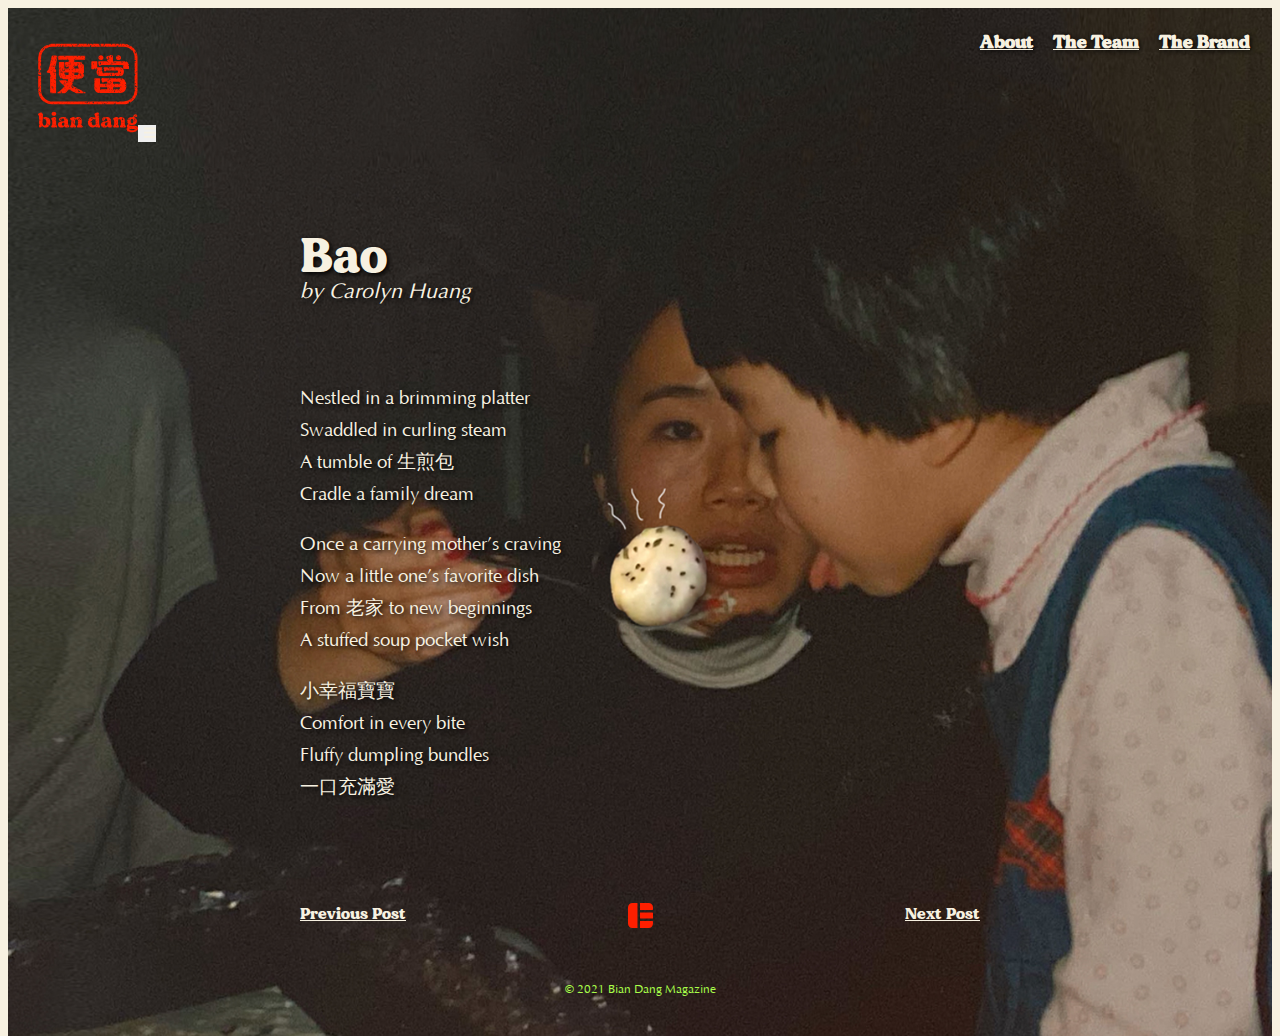
<file: bao/index.html>
<!DOCTYPE html><html><head><meta charSet="utf-8"/><meta http-equiv="x-ua-compatible" content="ie=edge"/><meta name="viewport" content="width=device-width, initial-scale=1, shrink-to-fit=no"/><link rel="stylesheet" href="https://maxcdn.bootstrapcdn.com/bootstrap/4.5.0/css/bootstrap.min.css" integrity="sha384-9aIt2nRpC12Uk9gS9baDl411NQApFmC26EwAOH8WgZl5MYYxFfc+NcPb1dKGj7Sk" crossorigin="anonymous"/><style data-href="/styles.e9be1c309243c281e916.css">body,html{background-color:var(--color-memories);height:100%}a,a:hover{color:var(--color-101)}a:hover{text-decoration:none}a:active{color:var(--color-101-faded-1)}:root{--color-memories:#f7f1e1;--color-memories-faded-1:rgba(247,241,225,0.8);--color-memories-faded-2:rgba(247,241,225,0.55);--color-good-luck:#fd1f00;--color-good-luck-faded-1:rgba(253,31,0,0.75);--color-good-luck-faded-2:rgba(253,31,0,0.5);--color-101:#00796d;--color-101-faded-1:rgba(0,121,109,0.75);--color-101-faded-2:rgba(0,121,109,0.5);--color-snacks:#ffa1b7;--color-street-lights:#a9ff4a;--color-golden-carbs:#e78f2d;--color-golden-carbs-faded-1:rgba(231,143,45,0.5);--color-text-dark-dark:#222;--color-text-dark-medium:#444;--color-text-dark-light:#666;--color-text-light-dark:#999;--color-text-light-medium:#bbb;--color-text-light-light:#eee}.styles-module--wrapper--1_5fu{position:relative}.styles-module--grid-outer--38gjQ{display:grid;grid-template-columns:auto;grid-template-rows:auto;position:absolute;top:0;left:0;width:100%;height:100%}.styles-module--boba--2n-VC{grid-column:1/10;grid-row:1/4}.styles-module--bing--3c3T1{grid-column:10/28;grid-row:1}.styles-module--bowl--1_7sF{grid-column:10/28;grid-row:2}.styles-module--bao--8mba4{grid-column:10/28;grid-row:3}.styles-module--about--3tQzK{grid-column:28/32;grid-row:1/4}@font-face{font-family:Dillan;src:url(/static/dillan-d37b9b2d12a003402b70caf083ddce94.otf)}@font-face{font-family:Optima;src:url(/static/Optima-Italic-ff6478c3cd4b8ddd2bc444b30be4e1b8.woff);font-style:italic,oblique}@font-face{font-family:Optima;src:url(/static/Optima-Bold-4bcc802da04837b44ab2d5e467c857fc.woff);font-weight:700;font-style:normal}@font-face{font-family:Optima;src:url(/static/Optima-69c36d2c33305af0a3a89d1d05851cc0.woff)}@font-face{font-family:MQingHua;src:url(/static/mqinghuahk-4a8289304cee0cf6e18d09566d4fd449.otf)}:root{--font-sans-serif:Optima,Helvetica,Arial,sans-serif;--font-serif:Dillan,Georgia,"Times New Roman",MQingHua,serif}.text-module--header-lg--1-O_q{font-family:var(--font-serif);color:var(--color-text-dark-dark)}@media (max-width:576px){.text-module--header-lg--1-O_q{font-size:24pt;line-height:22pt}}@media (min-width:576px){.text-module--header-lg--1-O_q{font-size:28pt;line-height:24pt}}@media (min-width:768px){.text-module--header-lg--1-O_q{font-size:36pt;line-height:36pt}}.text-module--header-md--1zKdh{font-family:var(--font-sans-serif);font-style:italic;color:var(--color-text-dark-medium)}@media (max-width:576px){.text-module--header-md--1zKdh{font-size:13pt}}@media (min-width:576px){.text-module--header-md--1zKdh{font-size:14pt}}@media (min-width:768px){.text-module--header-md--1zKdh{font-size:16pt}}.text-module--header-sm--1F3Xe{font-family:var(--font-sans-serif);font-weight:700;color:var(--color-text-dark-dark)}@media (max-width:576px){.text-module--header-sm--1F3Xe{font-size:12pt}}@media (min-width:576px){.text-module--header-sm--1F3Xe{font-size:12pt}}@media (min-width:768px){.text-module--header-sm--1F3Xe{font-size:14pt}}.text-module--header-xs--2jCmw{font-family:var(--font-sans-serif);text-transform:uppercase;font-weight:700;color:var(--color-text-dark-dark)}@media (max-width:576px){.text-module--header-xs--2jCmw{font-size:11pt}}@media (min-width:576px){.text-module--header-xs--2jCmw{font-size:11pt}}@media (min-width:768px){.text-module--header-xs--2jCmw{font-size:12pt}}.text-module--body-text--1G1SB{font-family:var(--font-sans-serif);font-size:14pt;color:var(--color-text-dark-dark)}a.text-module--body-text--1G1SB{color:var(--test-101)}.text-module--poetry-text--1VkHD{font-family:var(--font-sans-serif);font-size:14pt;line-height:24pt}.text-module--dark-mode-color--11rvQ{color:var(--color-memories);text-shadow:2px 2px 5px #000}.text-module--caption-text--3bwoB{font-family:var(--font-sans-serif);font-size:12pt;line-height:14pt;color:var(--color-text-dark-medium)}@media (max-width:576px){.text-module--caption-text--3bwoB{font-size:10pt}}@media (min-width:576px){.text-module--caption-text--3bwoB{font-size:11pt}}@media (min-width:768px){.text-module--caption-text--3bwoB{font-size:12pt}}.text-module--label-text--1NymC{font-family:var(--font-sans-serif);font-size:14pt;text-transform:uppercase}.text-module--ingredient-list-text--1FeCv{font-family:var(--font-sans-serif);font-size:14pt;line-height:16pt;color:var(--color-text-dark-dark)}.text-module--footnote-text--18fDy{font-family:var(--font-sans-serif);font-size:12pt;color:var(--color-text-dark-medium)}.text-module--footnote-text--18fDy:target{background-color:var(--color-golden-carbs-faded-1)!important}.styles-module--home-list--3Kmqo{padding:0;margin:0}.styles-module--article-wrapper--InArF{display:inline-block;padding-bottom:30px}.styles-module--article-wrapper--InArF:hover>div>div{color:var(--color-101)!important}.styles-module--logotype--1t3Ys,.styles-module--logotype-static--34ApO{fill:var(--color-good-luck)}.styles-module--logotype--1t3Ys:hover{fill:var(--color-good-luck-faded-1)}.styles-module--logotype--1t3Ys:active{fill:var(--color-good-luck-faded-2)}.styles-module--icon--2zdnD{fill:var(--color-good-luck)}.styles-module--icon--2zdnD:hover{fill:var(--color-good-luck-faded-1)}.styles-module--icon--2zdnD:focus{fill:var(--color-good-luck-faded-2);outline:none}.styles-module--header--7xmbW,.styles-module--header-dark--3GtH3{padding:0;margin-bottom:50px}.styles-module--header--7xmbW{background-color:var(--color-memories)}.styles-module--header-dark--3GtH3{text-shadow:1px 1px 5px #000}@media (max-width:768px){.styles-module--header--7xmbW,.styles-module--header-dark--3GtH3{padding-left:20px;padding-right:20px;padding-top:15px}}@media (min-width:768px){.styles-module--header--7xmbW,.styles-module--header-dark--3GtH3{padding:30px}}@media (min-width:768px){.styles-module--small-logo-button--3xsaQ,.styles-module--xsmall-logo-button--aOiij{display:none}}@media (max-width:768px) and (min-width:576px){.styles-module--medium-logo-button--1Wd0L,.styles-module--xsmall-logo-button--aOiij{display:none}}@media (max-width:576px){.styles-module--medium-logo-button--1Wd0L,.styles-module--small-logo-button--3xsaQ{display:none}}.styles-module--hamburger-button--3TIzI,.styles-module--hamburger-button-dark--2B9gs{border-width:0!important;padding-right:0!important}.styles-module--hamburger-button-dark--2B9gs{color:var(--color-memories)}@media (min-width:576px){.styles-module--buttons--4wg_N{position:absolute;top:30px;right:30px}}@media (max-width:768px) and (min-width:576px){.styles-module--buttons--4wg_N{position:absolute;top:20px;right:20px}}.styles-module--button--25GW4{text-align:right;padding-left:10px;padding-right:10px}@media (max-width:576px){.styles-module--button--25GW4{display:relative;padding-right:0}}@media (min-width:576px){.styles-module--button--25GW4{display:inline}.styles-module--button--25GW4:last-child{padding-right:0}}.styles-module--link--I3Vg_,.styles-module--link-dark--3PdLD{font-weight:700;font-family:var(--font-serif)}@media (max-width:576px){.styles-module--link--I3Vg_,.styles-module--link-dark--3PdLD{font-size:16px}}@media (min-width:576px){.styles-module--link--I3Vg_,.styles-module--link-dark--3PdLD{font-size:18px}}.styles-module--link--I3Vg_{color:var(--color-text-dark-dark)}.styles-module--link-dark--3PdLD{color:var(--color-memories)}.styles-module--button--25GW4:first-child>.styles-module--link--I3Vg_:hover,.styles-module--button--25GW4:first-child>.styles-module--link-dark--3PdLD:hover{color:var(--color-golden-carbs)}.styles-module--button--25GW4:nth-child(2)>.styles-module--link--I3Vg_:hover,.styles-module--button--25GW4:nth-child(2)>.styles-module--link-dark--3PdLD:hover{color:var(--color-101)}.styles-module--button--25GW4:nth-child(3)>.styles-module--link--I3Vg_:hover,.styles-module--button--25GW4:nth-child(3)>.styles-module--link-dark--3PdLD:hover{color:var(--color-good-luck)}.styles-module--button--25GW4:first-child>.styles-module--link--I3Vg_:active,.styles-module--button--25GW4:first-child>.styles-module--link-dark--3PdLD:active{color:var(--color-golden-carbs-faded-1)}.styles-module--button--25GW4:nth-child(2)>.styles-module--link--I3Vg_:active,.styles-module--button--25GW4:nth-child(2)>.styles-module--link-dark--3PdLD:active{color:var(--color-101-faded-1)}.styles-module--button--25GW4:nth-child(3)>.styles-module--link--I3Vg_:active,.styles-module--button--25GW4:nth-child(3)>.styles-module--link-dark--3PdLD:active{color:var(--color-good-luck-faded-1)}.styles-module--container--22ewH{width:100%;height:100%;min-height:100vh;display:flex;flex-direction:column}.styles-module--body--30c6z{flex:1 0 auto}.styles-module--large-view--3rh1Q,.styles-module--xlarge-view--3sZOV{display:flex;flex-direction:row;justify-content:center}.styles-module--medium-view--3YB9F,.styles-module--small-view--2X7Re{display:flex;flex-direction:column}.styles-module--desktop-header--2y84c{text-align:right}.styles-module--desktop-home--2mjKs{position:relative}@media (min-width:1200px){.styles-module--desktop-header--2y84c{padding:100px 40px 0 8%}.styles-module--desktop-home--2mjKs{padding:50px 15% 0 0}}@media (min-width:992px) and (max-width:1200px){.styles-module--desktop-header--2y84c{padding:50px 40px 0 5%}.styles-module--desktop-home--2mjKs{padding:50px 5% 0 0}}@media (max-width:992px) and (min-width:768px){.styles-module--desktop-header--2y84c{padding:40px 20px 0 30px}.styles-module--desktop-home--2mjKs{padding:50px 40px 0 0}}@media (min-width:992px){.styles-module--xlarge-view--3sZOV{display:normal}.styles-module--large-view--3rh1Q,.styles-module--medium-view--3YB9F,.styles-module--small-view--2X7Re{display:none}}@media (max-width:992px) and (min-width:768px){.styles-module--xlarge-view--3sZOV{display:none}.styles-module--large-view--3rh1Q{display:normal}.styles-module--medium-view--3YB9F,.styles-module--small-view--2X7Re{display:none}}@media (max-width:768px) and (min-width:576px){.styles-module--large-view--3rh1Q,.styles-module--xlarge-view--3sZOV{display:none}.styles-module--medium-view--3YB9F{display:normal}.styles-module--small-view--2X7Re{display:none}}@media (max-width:576px){.styles-module--large-view--3rh1Q,.styles-module--medium-view--3YB9F,.styles-module--xlarge-view--3sZOV{display:none}.styles-module--small-view--2X7Re{display:normal}}.styles-module--medium-view--3YB9F,.styles-module--small-view--2X7Re{padding-left:25px;padding-right:25px}.styles-module--compact-header--2-Fk5{margin-left:-25px;margin-right:-25px}.styles-module--logotype--1vvBi{padding-top:50px;padding-bottom:30px}.styles-module--link--3nvcj{color:var(--color-text-dark-dark);font-weight:700;font-family:var(--font-serif);font-size:20px}.styles-module--button--2W201:first-child>.styles-module--link--3nvcj:hover{color:var(--color-golden-carbs)}.styles-module--button--2W201:nth-child(2)>.styles-module--link--3nvcj:hover{color:var(--color-101)}.styles-module--button--2W201:nth-child(3)>.styles-module--link--3nvcj:hover{color:var(--color-good-luck)}.styles-module--button--2W201:first-child>.styles-module--link--3nvcj:active{color:var(--color-golden-carbs-faded-1)}.styles-module--button--2W201:nth-child(2)>.styles-module--link--3nvcj:active{color:var(--color-101-faded-1)}.styles-module--button--2W201:nth-child(3)>.styles-module--link--3nvcj:active{color:var(--color-good-luck-faded-1)}@media (min-width:992px){.styles-module--link--3nvcj{font-size:22px}}@media (max-width:992px){.styles-module--link--3nvcj{font-size:18px}}.styles-module--footer--2ZK30{flex-shrink:1}.styles-module--footer--3aAW0,.styles-module--footer-dark--1jt6j{font-family:var(--font-sans-serif);font-size:12px;text-align:center;width:calc(100% + 30px);margin-left:-15px;padding-top:20px;padding-bottom:40px;flex-shrink:0}.styles-module--footer-dark--1jt6j{color:var(--color-street-lights)}.styles-module--footer--3aAW0{color:var(--color-101)}.styles-module--home-button--zbCnr,.styles-module--next-button--X3t6y,.styles-module--previous-button--2v-DQ{width:200px}.styles-module--next-button--X3t6y{text-align:right}.styles-module--home-button--zbCnr{text-align:center}.styles-module--previous-button--2v-DQ{text-align:left}.styles-module--navigation-buttons--ypNJC{padding:20px 10px 30px;display:flex;flex-flow:row nowrap;justify-content:space-between}.styles-module--navigation-button--yTywb{color:var(--color-text-dark-dark);font-family:var(--font-serif)}.styles-module--navigation-button-dm--3YKaw{color:var(--color-memories);font-family:var(--font-serif)}@media (max-width:576px){.styles-module--navigation-button--yTywb{font-size:24px}.styles-module--desktop-text--DvLHn{display:none}}@media (min-width:576px){.styles-module--navigation-button--yTywb{font-size:16px}.styles-module--mobile-text--mlqer{display:none}}@media (min-width:768px){.styles-module--navigation-button--yTywb{font-size:18px}}.styles-module--floating-header--X9chC{position:absolute;top:0;width:100%}.styles-module--banner--2XvxG{position:relative;top:0;width:100%;padding-bottom:20px}.styles-module--banner-photo--1idNc{width:100%}.styles-module--banner-caption--3dNNU{text-align:right;padding-top:10px;padding-right:10px}.styles-module--container--3UmgE{background-color:var(--color-memories);min-height:100vh;display:flex;flex-flow:column nowrap;background-size:cover;background-position:50%}.styles-module--viewport--5KMcd{flex-direction:row;flex:1 0 auto;display:flex;align-items:stretch;justify-content:center}.styles-module--full-layout--3-K5w,.styles-module--layout--3uU9X{display:flex;flex-direction:column;flex:1 0 auto;align-items:stretch;padding-left:10px;padding-right:10px;width:100%}.styles-module--layout--3uU9X{max-width:700px}.styles-module--full-layout--3-K5w{max-width:1400px}.styles-module--page--32fnf{padding:10px 10px 60px;flex:1 0 auto}.styles-module--sticky-footer--2ZP2W{flex-shrink:0}@media (max-width:768px){.styles-module--rubber-bands--a0MJE{display:none}}.styles-module--rubber-bands--a0MJE{position:relative;overflow:hidden;flex:1 0 auto}.styles-module--rubber-band--158Rt{width:50%;min-width:400px;position:absolute}.styles-module--header--2mGlj{padding-bottom:40px}.styles-module--section--RptwP{padding-bottom:60px}.styles-module--subscription-header--15efB{font-family:var(--font-serif);font-size:32px;padding-bottom:20px}.styles-module--email-input--254iT{height:55px;padding-left:10px;font-size:14pt;font-family:var(--font-sans-serif);border-color:var(--color-good-luck-faded-2);margin-top:20px;margin-bottom:20px;display:inline-block;position:relative;top:1px}@media (max-width:576px){.styles-module--email-input--254iT,.styles-module--email-submit--3OL9A{width:100%;border-radius:8px}}@media (min-width:576px){.styles-module--email-input--254iT{width:80%;border-radius:8px 0 0 8px}.styles-module--email-submit--3OL9A{width:20%;border-radius:0 8px 8px 0}}.styles-module--email-submit--3OL9A{margin:auto;height:55px;background-color:var(--color-good-luck);padding:10px;font-family:var(--font-serif);display:inline-block;border:2px solid var(--color-good-luck);color:var(--color-memories)}.styles-module--email-submit--3OL9A:hover{background-color:var(--color-good-luck-faded-2);border:2px solid var(--color-good-luck-faded-2)}.styles-module--header--2HRYG{padding-bottom:60px}.styles-module--buttonLg--3Xe7X,.styles-module--buttonMd--1pjkL{padding:10px;font-family:var(--font-serif);display:inline-block;border-radius:8px;border:2px solid var(--color-good-luck);color:var(--color-good-luck)}.styles-module--buttonLg--3Xe7X:hover,.styles-module--buttonMd--1pjkL:hover{background-color:var(--color-101-faded);border-color:var(--color-101-faded);opacity:.8}.styles-module--buttonLg--3Xe7X:active,.styles-module--buttonMd--1pjkL:active{background-color:var(--color-101);border-color:var(--color-101);opacity:.6}.styles-module--buttonMd--1pjkL{font-size:12pt}.styles-module--buttonLg--3Xe7X{font-size:16pt}.styles-module--article--2ezRK{padding-bottom:60px}.styles-module--by-lines--ZzAYX{padding-bottom:20px}.styles-module--header--QdUmO{padding-bottom:60px}.styles-module--callout--2yVmE{display:inline-block;padding:10px;border:#639;background-color:red}.styles-module--carousel-footer--3uDCL{display:flex;flex-direction:row;justify-content:space-between;padding-top:10px;padding-bottom:10px}.styles-module--caption--CaRLp{width:50%;flex:1 0 auto}.styles-module--thumbnails--2-3ZK{display:flex;flex-direction:row;justify-content:flex-end;margin-top:10px;margin-bottom:10px;flex:1 0 auto}.styles-module--selected-thumbnail--1LHgM,.styles-module--thumbnail--3vUVW{display:inline-block;width:25px;height:25px;margin-left:5px;margin-right:5px;border-style:none!important;outline:none!important}.styles-module--selected-thumbnail--1LHgM:last-child,.styles-module--thumbnail--3vUVW:last-child{margin-right:0}.styles-module--selected-thumbnail--1LHgM{background-color:var(--color-golden-carbs)}.styles-module--thumbnail--3vUVW{background-color:var(--color-golden-carbs-faded-1)}.styles-module--banner-photo--2XYOp,.styles-module--header--JRpjY{padding-bottom:40px}@media (min-width:576px){.styles-module--banner-photo--2XYOp{width:calc(100% + 150px);margin-left:-75px}}@media (max-width:576px){.styles-module--banner-photo--2XYOp{width:calc(100% + 40px);margin-left:-20px}}.styles-module--attributes--1C38A{padding-bottom:20px;padding-top:10px}.styles-module--equipment--28c1a,.styles-module--ingredients--1Abot{padding-bottom:20px}.styles-module--ingredients-section--LxPO7{padding-bottom:10px}.styles-module--ingredients-list--OjC7a{list-style:none;padding-left:0}.styles-module--ingredients-list--OjC7a>li{padding-bottom:10px}@media (max-width:768px){.styles-module--ingredient-name-and-modifier--Hh_By,.styles-module--ingredient-quantity--2C-h8{display:inline}}@media (min-width:768px){.styles-module--ingredient-quantity--2C-h8{width:40px;margin-left:-40px;padding-right:5px;text-align:right;display:inline-block;vertical-align:top}.styles-module--ingredient-name-and-modifier--Hh_By{display:inline-block}}.styles-module--step--1VD3-{padding-bottom:20px}.styles-module--step-note--TiXGA{padding-bottom:10px}@media (max-width:768px){.styles-module--step-note-number--3SHY9{display:inline}}@media (min-width:768px){.styles-module--step-note-number--3SHY9{display:inline-block;width:20px;margin-left:-20px;padding-right:5px}}@keyframes closeWindow{0%{opacity:1}to{opacity:0}}.ril__outer{background-color:rgba(0,0,0,.85);outline:none;top:0;left:0;right:0;bottom:0;z-index:1000;width:100%;height:100%;-ms-content-zooming:none;-ms-user-select:none;-ms-touch-select:none;touch-action:none}.ril__outerClosing{opacity:0}.ril__image,.ril__imageNext,.ril__imagePrev,.ril__inner{position:absolute;top:0;left:0;right:0;bottom:0}.ril__image,.ril__imageNext,.ril__imagePrev{margin:auto;max-width:none;-ms-content-zooming:none;-ms-user-select:none;-ms-touch-select:none;touch-action:none}.ril__imageDiscourager{background-repeat:no-repeat;background-position:50%;background-size:contain}.ril__navButtons{border:none;position:absolute;top:0;bottom:0;width:20px;height:34px;padding:40px 30px;margin:auto;cursor:pointer;opacity:.7}.ril__navButtons:hover{opacity:1}.ril__navButtons:active{opacity:.7}.ril__navButtonPrev{left:0;background:rgba(0,0,0,.2) url("[data-uri]") no-repeat 50%}.ril__navButtonNext{right:0;background:rgba(0,0,0,.2) url("[data-uri]") no-repeat 50%}.ril__downloadBlocker{position:absolute;top:0;left:0;right:0;bottom:0;background-image:url("[data-uri]");background-size:cover}.ril__caption,.ril__toolbar{background-color:rgba(0,0,0,.5);position:absolute;left:0;right:0;display:flex;justify-content:space-between}.ril__caption{bottom:0;max-height:150px;overflow:auto}.ril__captionContent{padding:10px 20px;color:#fff}.ril__toolbar{top:0;height:50px}.ril__toolbarSide{height:50px;margin:0}.ril__toolbarLeftSide{padding-left:20px;padding-right:0;flex:0 1 auto;overflow:hidden;text-overflow:ellipsis}.ril__toolbarRightSide{padding-left:0;padding-right:20px;flex:0 0 auto}.ril__toolbarItem{display:inline-block;line-height:50px;padding:0;color:#fff;font-size:120%;max-width:100%;overflow:hidden;text-overflow:ellipsis;white-space:nowrap}.ril__toolbarItemChild{vertical-align:middle}.ril__builtinButton{width:40px;height:35px;cursor:pointer;border:none;opacity:.7}.ril__builtinButton:hover{opacity:1}.ril__builtinButton:active{outline:none}.ril__builtinButtonDisabled{cursor:default;opacity:.5}.ril__builtinButtonDisabled:hover{opacity:.5}.ril__closeButton{background:url("[data-uri]") no-repeat 50%}.ril__zoomInButton{background:url("[data-uri]") no-repeat 50%}.ril__zoomOutButton{background:url("[data-uri]") no-repeat 50%}.ril__outerAnimating{animation-name:closeWindow}@keyframes pointFade{0%,19.999%,to{opacity:0}20%{opacity:1}}.ril__loadingCircle{width:60px;height:60px;position:relative}.ril__loadingCirclePoint{width:100%;height:100%;position:absolute;left:0;top:0}.ril__loadingCirclePoint:before{content:"";display:block;margin:0 auto;width:11%;height:30%;background-color:#fff;border-radius:30%;animation:pointFade .8s ease-in-out infinite both}.ril__loadingCirclePoint:first-of-type{transform:rotate(0deg)}.ril__loadingCirclePoint:first-of-type:before,.ril__loadingCirclePoint:nth-of-type(7):before{animation-delay:-.8s}.ril__loadingCirclePoint:nth-of-type(2){transform:rotate(30deg)}.ril__loadingCirclePoint:nth-of-type(8){transform:rotate(210deg)}.ril__loadingCirclePoint:nth-of-type(2):before,.ril__loadingCirclePoint:nth-of-type(8):before{animation-delay:-666ms}.ril__loadingCirclePoint:nth-of-type(3){transform:rotate(60deg)}.ril__loadingCirclePoint:nth-of-type(9){transform:rotate(240deg)}.ril__loadingCirclePoint:nth-of-type(3):before,.ril__loadingCirclePoint:nth-of-type(9):before{animation-delay:-533ms}.ril__loadingCirclePoint:nth-of-type(4){transform:rotate(90deg)}.ril__loadingCirclePoint:nth-of-type(10){transform:rotate(270deg)}.ril__loadingCirclePoint:nth-of-type(4):before,.ril__loadingCirclePoint:nth-of-type(10):before{animation-delay:-.4s}.ril__loadingCirclePoint:nth-of-type(5){transform:rotate(120deg)}.ril__loadingCirclePoint:nth-of-type(11){transform:rotate(300deg)}.ril__loadingCirclePoint:nth-of-type(5):before,.ril__loadingCirclePoint:nth-of-type(11):before{animation-delay:-266ms}.ril__loadingCirclePoint:nth-of-type(6){transform:rotate(150deg)}.ril__loadingCirclePoint:nth-of-type(12){transform:rotate(330deg)}.ril__loadingCirclePoint:nth-of-type(6):before,.ril__loadingCirclePoint:nth-of-type(12):before{animation-delay:-133ms}.ril__loadingCirclePoint:nth-of-type(7){transform:rotate(180deg)}.ril__loadingCirclePoint:nth-of-type(13){transform:rotate(1turn)}.ril__loadingCirclePoint:nth-of-type(7):before,.ril__loadingCirclePoint:nth-of-type(13):before{animation-delay:0ms}.ril__loadingContainer{position:absolute;top:0;right:0;bottom:0;left:0}.ril__imageNext .ril__loadingContainer,.ril__imagePrev .ril__loadingContainer{display:none}.ril__errorContainer{position:absolute;top:0;right:0;bottom:0;left:0;display:flex;align-items:center;justify-content:center;color:#fff}.ril__imageNext .ril__errorContainer,.ril__imagePrev .ril__errorContainer{display:none}.ril__loadingContainer__icon{color:#fff;position:absolute;top:50%;left:50%;transform:translateX(-50%) translateY(-50%)}.styles-module--description--3F5ur,.styles-module--header--3mZ_R{padding-bottom:60px}.styles-module--caption--1Alft{padding-top:10px;text-align:left}.styles-module--image-wrapper--w1Wzn{padding:0 0 60px;display:inline-block;background:none}.styles-module--image-wrapper--w1Wzn,.styles-module--image-wrapper--w1Wzn:focus{border-style:none!important;outline:none!important}.styles-module--header--2W_0p,.styles-module--mobile-header--wl5qy{padding-bottom:40px}.styles-module--mobile-view--10bbr{display:none}.styles-module--desktop-view--Tz4wB{display:inherit}@media (pointer:coarse),(pointer:none){.styles-module--mobile-view--10bbr{display:inherit}.styles-module--desktop-view--Tz4wB{display:none}}.styles-module--mobile-view--10bbr{max-width:700px;margin:auto}.styles-module--profile--1iknt{margin-bottom:60px;display:flex;flex-direction:column;align-items:stretch}.styles-module--profile-picture--GTCD4{border-radius:25px}.styles-module--profile-information--2A-r-{flex-grow:1}.styles-module--profile-name--WODKn{font-size:32px;font-family:var(--font-serif);padding-top:10px}.styles-module--position--3GCUM{font-family:var(--font-sans-serif);font-size:18px;line-height:18px;padding-bottom:30px}.styles-module--prompt--1nh6_{font-family:var(--font-sans-serif);color:var(--color-101);font-size:18px;padding-bottom:10px}.styles-module--answer--ITQaW{font-family:var(--font-sans-serif);font-size:18px;line-height:18px;padding-bottom:30px}.styles-module--social-link--alp2G{font-size:16px;font-family:var(--font-sans-serif);color:var(--color-101);font-weight:700;width:100%;display:inline-block}.styles-module--social-link--alp2G:hover{color:var(--color-101-faded-1)}.styles-module--social-label--1ed0I{display:inline-block;width:30px;text-align:center;margin-right:10px}.styles-module--header--21F2v{padding-bottom:40px}</style><meta name="generator" content="Gatsby 2.25.3"/><title data-react-helmet="true">Bao</title><link rel="preconnect dns-prefetch" href="https://www.google-analytics.com"/><link as="script" rel="preload" href="/webpack-runtime-4284095a435e7441297d.js"/><link as="script" rel="preload" href="/framework-62aa192001dd5d50f28d.js"/><link as="script" rel="preload" href="/app-0c288d2df5a1df5855c6.js"/><link as="script" rel="preload" href="/styles-e9d24b1846c7d6eb9685.js"/><link as="script" rel="preload" href="/cb1608f2-60069e6c3cfef4f49c77.js"/><link as="script" rel="preload" href="/commons-20b0523ff1fd558c71c0.js"/><link as="script" rel="preload" href="/component---src-pages-bao-index-jsx-17a397d291f072c353e5.js"/><link as="fetch" rel="preload" href="/page-data/bao/page-data.json" crossorigin="anonymous"/><link as="fetch" rel="preload" href="/page-data/app-data.json" crossorigin="anonymous"/></head><body><div id="___gatsby"><div style="outline:none" tabindex="-1" id="gatsby-focus-wrapper"><div class="styles-module--container--3UmgE" style="background-image:url(&quot;/static/bao-b4ebc0a49af039a5312878ed03dde5d0.jpg&quot;)"><div><nav class="styles-module--header-dark--3GtH3 navbar navbar-expand-sm navbar-light"><span class="navbar-brand"><a class="styles-module--medium-logo-button--1Wd0L" href="/"><svg viewBox="0 0 600.92 530.58" alt="便當 | Bian Dang" class="styles-module--logotype--1t3Ys" width="100" height="100"><g id="Layer_2" data-name="Layer 2"><path class="cls-1" d="M374 498.24a3.07 3.07 0 000-.42l-1 2.92a3.52 3.52 0 001-2.5zM371.89.66c.07-.21.14-.43.2-.66h-3.25L368 5.13c2.77-.62 3.26-2.64 3.89-4.47zM339.89 421.73c0 .92-.11 2.36-.65 2.63a2 2 0 01-1.09.11c.41 1.57 1.53 3.33 3.85 6.55 2.15 2.91 2.41 6.7 2.41 13.9a22.52 22.52 0 00-15-5.81 30.9 30.9 0 00-8.6.86 9.69 9.69 0 01-.9.92l-.19-.64A25.35 25.35 0 00305.33 451c.39 1.71-.73 2.47-1.88 3.36-.22.46-.43.92-.62 1.38 2.56 1.45 2.88 3.78 2.16 6.45a4 4 0 01-4.11-.22 43.09 43.09 0 00-.95 9.12v1.46c1.3.39 1.4 1.74 1.78 2.79l-1 1-.54-.57a34.15 34.15 0 005.57 16.05 6.8 6.8 0 014.59 5.1c4.87 4.16 11.31 6.47 19 6.26a23.38 23.38 0 0015.54-6.45c1.14 3.54 4 5.31 9.48 5.31h2.44l-3.36-2.77c3.41-1.24 4.48-1 5.49 2.77h9.2c2.29 0 3.82-.4 4.74-1.26-1.16-2.24-1.2-4.1.66-5.27a31.6 31.6 0 00-3.63-5.73c-2.28-3.16-2.4-7.32-2.4-16.17v-40.4l-1.8 1.16c-4-6-1.08-11.58 1-17.64-1.47-3.69-4.9-5.12-10.17-3.65-1.39.51-8.84 2.66-12.63 3.92a11.67 11.67 0 00-4.27 2.2 16.7 16.7 0 01.27 2.53zm28 71.81l-.77.44c-.59-.86-1.19-1.71-1.79-2.57l1.14-.76zm-2.66-47.77c-.43-2.85-.69-4.61-1.06-7 3.91 3.58 3.96 3.82 1.09 7zM331 440.68c.45.68 0 2-.11 3h-1.15c-.84-1.18-1.68-2.36-2.66-3.72 1.84-1.41 3.18-.49 3.92.72zm-8 2.87l8.43 3.91c-3.94 1.4-7.44 2.28-11.13 1.88-.5 0-.87-1.3-1.12-1.7zm.25 38.73l-3.49-.4v-1.46l3.55-.47c0 .78-.01 1.55-.03 2.33zm5.15 17.7a3.29 3.29 0 01-.13-.81l2.42-.36v1.21c-.69-.02-1.48-.02-2.26-.02zm6.63-9.57a9.25 9.25 0 01-6.72-2.76 23.84 23.84 0 00-1 2.46 9.59 9.59 0 01-.76-4.69c-2.06-3.29-3.14-8-3.25-13.47-4.46-3.41-5.31-3-10.17 1.56.72-1.67 1.09-3.67 2.26-4.95a102.79 102.79 0 017.76-7.05 18.26 18.26 0 01.82 2.15c1.43-7.12 5.11-11.79 11.07-11.79a9.16 9.16 0 016.75 2.84l.42-.07v.57c2.92 3.37 4.4 9 4.4 15.86.07 11.12-3.85 19.34-11.55 19.34zm15.27 2.76c-.44 0-.86-.79-1.28-1.23.45-.42.86-1.11 1.37-1.19s1 .56 1.84 1.11c-.88.66-1.4 1.32-1.9 1.31zm3.11-11.59l4-3.09.9 1.1c-.44 2.41-2.44 2.48-4.87 1.99zm3-5.81c.1-.95.21-1.9.31-2.84l1 .17c-.15.93-.31 1.86-.46 2.79zm3.88-50.49c1.45 3.86.82 5-3.57 6.6.66-3.04.66-3.04 3.63-6.6zm.23 32.17c-2.78 2.92-2.78 2.92-5 1.49zm-6.71 8.39l-2.74 4.28-1.1-.64c.03-1.7.73-2.9 3.9-3.64zm-3.46 14.26c-2.31 1.29-.09 5.29-4.39 7.1.44-3.64.78-6.52 1.12-9.41l1.31-.59zm-5-23.68c-2.87-5-2.25-6.62 2.55-7a6.47 6.47 0 01-2.47 7zM79.35 449.09c-.25 2.28.76 3.92 4 8.47 2.28 3.16 2.4 7.32 2.4 16s-.12 13-2.4 16.17c-3.28 4.55-4.29 6.19-4 8.47.13 2.65 1.9 3.79 5.81 3.79H103a5 5 0 00-.37-.42c.62-.46 1.23-1.28 1.85-1.27s1.22.82 2.15 1.52l-.21.17h3.18c2.38 0 4-.45 4.87-1.45l-1.68-2.46 2.39-2c-.45-1.53-1.57-3.28-3.81-6.39-2-2.77-2.34-6.32-2.39-13.11l-.1-.75h.09v-10.67c-1.53-.86-2.09-2.35-2.69-4l2.69-1.63v-11.45a14.45 14.45 0 00-.42-3.64c-.16 1-1.54 1.59-4.73 2.57l3.38-5.49c-1.74-2.3-4.75-3.08-9-2l-.63.37c.05-.08.09-.16.13-.24-1.8.51-8.78 2.64-12.54 3.85s-5.68 2.94-5.81 5.59zm26.84 11.18l-4.19-4.71c3.61-.29 4.67.81 4.19 4.71zm-1.3 32.24l-4.32-6.17c4.18.05 4.18.05 4.32 6.17zm-5.74-44a12.88 12.88 0 00-.93 2.79 12.14 12.14 0 00.42 2.88c-3.64-1.97-3.59-2.77.51-5.66zm-2.35 33c-.26 1.6-.45 2.75-.66 4-.73-.33-1.17-.38-1.27-.59-.71-1.52-.72-2.78 1.93-3.43zM91.61 461l-.61 5.09c-1.77-2.7-1.77-2.7.61-5.09zM380.52 17.48c2.22-3.93 3.13-4 6.88-2.16l-1.06 2.16h9c-2.14-4 .29-7.49-.31-10.79-.54-3 1.54-4.64 3.11-6.69h-22c-.42 2.51-2.1 5.09-.52 7.55l2.55-1.36c.11.18.31.4.28.46a27.5 27.5 0 00-3.93 10.83zm1.65-11.09c.25.91.49 1.83.73 2.75l-1.19.16-.3-2.77z"></path><path class="cls-1" d="M362.46 1.47a7.13 7.13 0 01-1-1.47H331a4 4 0 01.31.41c.37.62.12 2.36-.36 2.61a3.92 3.92 0 01-3.24.16c-1.33-.78-3.2-1.51-3.11-3.18h-3.92a6.55 6.55 0 01-1.1 2.38C319 1.49 318.46.71 318 0h-7.56c-.46.87-.9 1.75-1.28 2.65-.91 2.18-1.47 4.51-3.12 6.81-.33-.79-1.08-1.68-.92-2.35.45-1.82 1.76-3.52 1.82-5.3a4.22 4.22 0 00-.39-1.81H298c1.4 4.4 0 7.79-4.14 11.37-1.35-2.62.3-5.22-.24-7.58C293.24 2 294.2 1 295.18 0h-53.29l2.38 2.71-1.76 5.45-2.79-1.41-4.09 3.25v7.46h1.28c.23-.58.45-1.17.68-1.75h.59c0 .58.07 1.17.11 1.75h9.11c.3-.58.62-1.19 1-1.83a3.82 3.82 0 01.63 1.83h13.45c1.31-3.81 2.32-3.69 6.16-1.69-.11.63-.23 1.19-.36 1.69H271l.11-.41 1.41.41H303c.12-.66.23-1.31.35-2h1.16c.09.67.19 1.35.28 2H316L312.13 16V6.86c2.37.27 2.94 2.51 3.93 4.3l3-2.4c3.5 3.82-.51 5.86-1.05 8.72h25.56c-.27-.42-.55-.83-.83-1.27a2.91 2.91 0 014.09.22 2.48 2.48 0 01.7 1.05h24.66a1.79 1.79 0 00.29-2.27 46.38 46.38 0 00-2.91-4.21c.85-1 1.58-1.91 2.47-3l-4.79-1.23-2-6.45.69-.28h-3.46zM249.84 11.76l-1.17-.82 2.18-3.24 1.26 1zm13.39.7L262 6.61c3.23 1.98 3.23 2 1.23 5.85zm9.14-3.16c-1.62-4.14-1.4-4.57 2.37-4.69zm63.78-3.43c-.09.54-.71 1-1.78 2.37.25-2.15.37-3.21.5-4.27l.87-.09a5.41 5.41 0 01.41 1.99zm6.34 7.05c-.47 1.15-3.26.86-4.3-.6-.42-.6-.07-1.74-.07-2.64l1-.33c.4.52 1.08 1 1.15 1.55.18 1.43 3.16-.27 2.22 2.02zm2.8-8.25l3.53 1.44c-1.75 1.31-1.75 1.31-3.53-1.44zm11.21 7.66V8.84c2.2 1.24 2.03 2.26 0 3.49z"></path><path class="cls-1" d="M587.24 309.54c1.08 1.29 2.84 1.78 4.41 2.51a81.62 81.62 0 004.47-14.3c-2.14-.29-2.21-.72-2.84-4.46l3 3.67a84 84 0 001.7-16.82V168a4 4 0 00-1.23.66l-.91-1.34 2.14-1.58V147l-1.1 1.33c-.36-.82-.64-1.15-.56-1.35a2.71 2.71 0 011.66-2v-26.6l-.86-.1c.08-.36.15-.71.23-1.07.21-.08.42-.18.63-.27V90.72l-.24-.56a3.85 3.85 0 01.24-.4V83.4a83.19 83.19 0 00-2.88-21.71l-2.29 1.11c-.09-2.07.55-3.34 1.46-4a79.31 79.31 0 00-2-5.67l-.25.18a8.43 8.43 0 01-.3-1.57 83.82 83.82 0 00-9.39-16.89c-1.12.77-2.56.9-4.73.3l3.7-1.72a83.89 83.89 0 00-22.93-21 4 4 0 01-.49 0 36.38 36.38 0 01-6.3-.86c-.32 3.44 2.89 3.22 4.52 4.95-.92 1.68-2.69 2.26-3.48.72-1.91-3.75-4.18-2.66-6.66-.86-1.76-1.54-1.61-2.62-.15-4s3-2.92 4.48-4.43c-2-.94-4-1.79-6-2.57-.2 1-.4 1.94-.61 3-1.94-1.21-4-1.77-2.59-4.13a82.56 82.56 0 00-14-3.4c-.26 1.81-.53 3.77-.92 6.57l-2.46-4.52-3 1.11c-.8-.7-.78-2.14-.18-3.77-2-.14-4-.24-6-.24h-11c-.35 3.85-.67 7.46-1 11.05h-1.24c-1.56-3.63.31-7.35.37-11h-10.99c.1.76.25 1.52.41 2.3.5 2.44.45 4.77-2.45 7.12V2l-.79-.24c-.59 1.24-1.19 2.36-1.84 3.6-.46-.4-.88-.58-.9-.8-.14-1.38-.24-2.77-.26-4.16V0h-14.2l-2.24 1.68a15.74 15.74 0 01-.35-1.68h-20.92l-5.21 6.6c-3.37-2.07-1.42-4.39-1.09-6.6H401.1a6.71 6.71 0 01-.62 3.42c-1 2.22-2.2 4.35-3 6.63s-1.12 4.45-1.81 7.43h7.92c.4-1 .62-2.13 1-3.19.14-.38.71-.61 1.49-1.25a5.65 5.65 0 01.22 4.44h15.25l.74-2.17.94.24c-.11.65-.23 1.29-.35 1.93h47.91l-.27-.06c0-.28 0-.56.05-.84a22.53 22.53 0 004.22-1.21 3 3 0 001.53-2.25c-.07-1.5-1.22-1.91-2.65-1.37-.58.22-1.21.32-2 .53 1.33-3.11 1.33-3.11 6.12-2.44.29 2.55 4 4.71 2.33 7.64h34.49a65.8 65.8 0 0150.83 24 12 12 0 01.19-7.44 17 17 0 004.08 9.6c1.3 1.59 1.47 4.11 2.25 6.53l-.35.19a63 63 0 013.52 7l1.18-7.49c2.59 3.66 2.37 7.43-.3 9.64.35.91.69 1.82 1 2.75 3 3.33 3.86 6.81 2.52 9.87a65.56 65.56 0 011 11.36v12.45a4.88 4.88 0 012.49.8 26.75 26.75 0 013.13 1.69 39 39 0 013.34 3.35l-6.43 3.15-2.53-1v35.52l1.81-.86c-.75 2.5-1.19 3.81-1.81 4.17v36.93c1.61.68 2.82 2.5 4.85 2 .16.43.32.87.47 1.3l-4.14 4.8 1.95 3.37-3.13.29v27.71l2.37 4.84a14.73 14.73 0 01-2.37-1v37c2.47-.56 4-1.42 3.41-3.56-.48-1.76-1.06-3.49-1.75-5.7 1.24 0 2-.24 2.51 0 3.08 1.7 5.52 4.72 9.56 4.44a22.22 22.22 0 011 3.52c-4.09-2.19-6.49-1.39-8.73 1.19-1.36 1.58-1.66 1.32-6 .07v9.3a27.34 27.34 0 004.7 0l.08-.12h.13c.33-1.42.66-2.83 1.06-4.51 2.53 1.27 1.91 3.05 1.84 4.65l-2.9-.14v.09h-.19c-1 1.46-2 2.92-3.1 4.53l-1.6-.69v3.73c1.44-.59 2.25.29 3.19 1.84-1.85 1.13-2.69.71-3.19-.41v3.14c1.36-.24 2.45.39 4.29 1.94-1.46-.93-2.92.42-4.42 1.05a65.53 65.53 0 01-14.54 37.17l2 4.28-2.88 3.9-3.57-2.71c.13-.28.28-.58.43-.87a65.74 65.74 0 01-47.25 20h-35.2c-.4 1-.94 2.43-1.59 4.08a6 6 0 01-3.36-4.08h-63.92c.73 2.92.46 3.14-3.06 5.05.95-1.87 1.73-3.43 2.56-5.05h-42.51c-.11.82-.23 1.77-.41 3.06l-3.18-3.06h-48.76c-.3.65-.58 1.29-.86 1.91-1.72-.33-2.55-1-2.82-1.91h-5.42c-.15.27-.32.54-.48.82 2 1.1 3.93 1.07 3.79 3.6-.05 1 1.68 2.08 2.65 3.18a8.4 8.4 0 01-8.86-6.69c-.06-.31-.12-.61-.17-.91h-4.21c1.87 1 2.09 2.9 1.49 7.73a33.78 33.78 0 01-3.79.78c-4.76.47-4.76.44-6.91 4.58-1.87-2-.65-3.32.78-4.81 1.85-1.91 3.45-4 5.1-6l2.71 3.81c2.89-2.71 0-4.21-1-6.08h-32.05a5.12 5.12 0 01-.4.55c-.07-.19-.12-.37-.18-.55H240c.4.31.74.56.7.66a12 12 0 01-1.11 1.87c-.3-.34-.89-.69-.86-1a4.77 4.77 0 01.59-1.53H230c.16.67.31 1.33.47 2a6.61 6.61 0 01-2-2h-65.3l-.21 1.22h-.78c-.06-.4-.13-.81-.2-1.23h-68.4a2.17 2.17 0 01.07.24c-.9.23-1.92.84-2.69.62a10.58 10.58 0 01-2-.86h-4.41c-1.39 0-2.77-.05-4.14-.14l-3.73 3c.27-1.16.53-2.24.77-3.28a66.7 66.7 0 01-7.11-1.17v.79l-1.19.11c0-.4-.09-.8-.13-1.2a66.06 66.06 0 01-43.44-34.64c-.28 1.06-1 1.44-2.8 1.06l2.22-2.29a65.56 65.56 0 01-6.34-28.23v-73.7c-1.82-.69-2.05-1.88-2.82-6.07a14.05 14.05 0 012.82 1.85v-28.34l-6.09.91c1.72-2.79 3.93-3.29 6.09-3.51v-4.09l-8.17 6.17-2-2.33c-1.27 3.56-3.89 3.33-7.29 2.76v10.35l1.42-.54c2.17-.82 4-1.71 5.58 1.35.74 1.39 3.44 1.87 5.34 2.49 3.93 1.27 3.95 1.19 3.93 5.7-1.61.57-4.39 1.77-4.5 1.55-1.83-3.43-3.86.15-6.09-.43-.51-2.77-2.58-3.17-5.12-2.29l-.56.2v9a29.62 29.62 0 01.26 3.42l-.26-.15v60.18l2.61.15c.39-3.77 1.51-6.95 5.19-8.94l3.09 4.9-4.56-1.89c1.61 4.91-2 7.14-4.81 10.21l-1.62-.56v11.65a82.9 82.9 0 006.46 32.06 4.16 4.16 0 011.58 2.47l-.4.19c.5 1.08 1 2.16 1.57 3.22.32.21.66.45 1 .72l-.64.06A84 84 0 0036.1 348a4.28 4.28 0 012.84-2.37c.5 2.47.64 3.71 0 4.34a82.87 82.87 0 0045.57 13.6h57.51l.84-.05v.05h87l.24-.55 5.42.43-.06.12h34v-3c1.34 1.52 1.94 2.2 1.79 3H276l.33-.43.27.43h28.95c-.11-.4-.22-.81-.34-1.27a6.25 6.25 0 012.31 1.27h20l1.1-3.5c.93 1.9 1.35 2.79 1 3.5h56.1c-1.39-1.55-1.12-3.6-1.17-6 2 1.86 3 3.6 2.91 6h15.26c-2.4-2.91-4.65-1.64-7.09-.36 1-2 2-4.07 3.17-6.56l2.81 2.07a10.44 10.44 0 011-2.12 14.63 14.63 0 012.61-1.83c-.58 3.27-1 5.68-1.58 8.8h53.57l-2.4-4.56 3.77-1.6c-.1 1.3-.17 2.1-.27 3.45l3.18-2.55c.48 1.05.92 2 1.48 3.21l-3.54 2.05h6.28c0-.37 0-.74-.07-1.11-.2-2.19-1-4.34-1.12-6.52-.09-1.24.53-2.53 1-4.58 1.23 4.4 2.7 8.31 2.82 12.21h46.21a82.9 82.9 0 0023.97-3.57c-1.75-1.63-1.41-2.94.61-5.08v4.91q2.5-.78 5-1.71a8.59 8.59 0 01.84-3.85c1.79-4.11 1.23-4.35 5.37-5 1.48-1.87-.27-5.43 3.17-6.41.69 1.89.57 7-.05 11.07a84 84 0 0035.17-35.36c-.53-3.23-.96-6.14-1.39-9.03zM408.88 10.11c-1.62-1.49-1.18-2.66.22-4 1.49 1.4 1.44 2.59-.22 4zm17.4 4.5l-1.28-.18.75-4.6a3.31 3.31 0 01.53 4.78zm35.57-6.47C460 5.77 464 4.55 463.79 2.2l2.06 3.19 3-2.14c.26 1.49.47 2.63.66 3.69zm23.38-.44c.28 2.8.51 5.12.75 7.44-1.71-2.09-3.4-4.35-.75-7.44zm28.83 4.7c.49-1.38.94-2.63 1.59-4.42 2.48 4.31 2.4 4.41-1.59 4.42zm16.67-5.66l1.33-.14c.37 1.67.74 3.34 1.27 5.7-3.91-1.61-3.6-3.5-2.6-5.56zm11 9.1l-3.13-2.93c3.34-1.34 3.53.49 3.16 2.93zm18.8 17.66c-2-2.32-2-3.53-.63-4.63l1.52.25c-.21 1.18-.42 2.35-.86 4.38zm7.9-8.34l-5.44.59 4.3-4.75 1.17.58zm26 141.18c-1 4.18-3.79 6.52-8 8.57 1.84-7.56 3.38-9.16 8.06-8.57zm-12.57-76.12c2.2-1.26 3.41-.39 5 1.51-2.66 1.19-4.12.95-5-1.51zm-1.47-44.56L586 44c-.26 1.49-.43 2.5-.62 3.53l4 3.15-3.09 3.88c.4 1.43 3.5 1.73 1.36 4.53-4.65-3.32-4.75-8.85-7.26-13.43zm7.81 24.56l3.8-4.09c.7 4.14.7 4.14-3.8 4.09zm2 55.76l1.29.87-2 2.47-1-.69zm-.92 10.29l-.65.32-2-2.29c.18-.24.35-.48.53-.71a5.6 5.6 0 011.77 1c.38.41.29 1.1.38 1.68zm-7.42 20.08c-1.44-3.54-1.26-4.7 1.18-8.7.49 3.11.73 5.85-1.15 8.7zm-.68-40.86c.31-1.91.52-3.21.79-4.9 1.36.31 2.49.89 3.5.73s1.8-1.1 2.66-1.67c.33 2.97.33 2.97-6.92 5.84zm4.37 26.26a4.67 4.67 0 011.5-1.81c.25-.15 1 .51 2 1a9.46 9.46 0 01-2.16 1.83c-.27.15-1.37-.89-1.31-1.02zm1.09 55.9c.51.36 1.48.95 1.43 1a21.41 21.41 0 01-1.6 2.56l-1.43-1c.57-.82 1.1-1.69 1.63-2.56zm-3.14 44.7c-2.31-2.64-.47-4.47.94-6.77l3.27 1.56zm3.91-18.91c-.32-1-.63-2.05-1-3.07l1.23-.19c.22 1 .43 2 .65 3zm3-4.8v-5.8c2.64 2.39 2.24 4.09.01 5.8zm2.49 5.81l-1.14-1 2.26-2.15.89.81zm1.65-30.45l-.63-.78 2.6-2.23c.3.34.6.69.89 1zm2.88 71.57c2.13 4.39-2.55 6.14-2.25 9.28a9.06 9.06 0 012.25-9.25zm-1.24 19.49c.91 2.73-.52 3.88-2.77 5.39-.01-2.65.1-4.45 2.77-5.36zM3.59 206.71c1.75-1.49 3.12-1.84 3.68 1.07zm13.79 40c.37.2.74.4 1.12.59-.75 2-1.49 4-2.59 6.9-1.24-3.83-.34-5.82 1.47-7.52zm.56 21.09l-3.29 1.28c1.49-2.08 1.49-2.08 3.29-1.31zm-6.8-67.23l1.59.44c-.46 1.38-.91 2.76-1.36 4.14l-1.43-.44zM11.09 231c.84-1.72 1.68-3.44 2.77-5.69 1.73 4.07 1.73 4.07-1.66 6.24zM2.6 283.06L5 278c1.93 3.18-.53 4-1 5.59zm2.77 13.34c-1.79-4.43-1.47-7.78 1-12.55 2.84 2.77 2.24 4.7-1 12.55zm-.06-22.53c-.71-4.79-.71-4.79 4-5.61zM12 287.56c-.28.22-1.37-.1-1.73-.49-1.46-1.62 0-2.3 1.21-3.46 1.52 1.62 1.83 2.85.52 3.95zm1.64 4.29l1.49-.78 3.38 4.09-3.55 2.07c-2.51-1.7-1.67-3.58-1.36-5.38zm2.85 28.51c-.73-2.23-1.13-3.43-1.63-4.95.73-.3 1.64-1 2.2-.8.94.35 2.48 1.66 2.36 1.91a21.47 21.47 0 01-2.97 3.84zm6.76-2.58v-2.84l1.13-.08c.1 1 .19 1.93.29 2.89zm11.3 18.54l-1.35-.45 1.14-3.21 1.09.34c-.33 1.1-.63 2.21-.92 3.32zm26.66 13.52c-.19-.47.53-1.31.83-2l2.94 2c-1.93 1.58-3.15 1.66-3.81 0zm9.2 6.12l-1-.9 2.75-3.06c.92 2.9-.7 3.26-1.79 4zm22.83 3.8c-.42-2.58.85-3.77 3-4.41.18 2.17.36 4.38-3.04 4.41zm20.65 3.31c-.53-2.28-.22-3.8 2.21-4.73.7 2.41-.28 3.66-2.25 4.73zm9.93-7.58l1.79 4.46c-3.82-.14-3.82-.14-1.83-4.46zm17.84 1.56l-2.82-1.71.78-1 2.55 1.95zm3.81-3.57c-.06-1.22-.12-2.44-.21-4.15 2.36 1.55 1.74 2.82.17 4.15zm12.45 4.89a5.2 5.2 0 01-1.16-1.37l1.4-1a8.65 8.65 0 01.9 1.76c-.01.1-.98.73-1.18.61zm7.46 5c-1.74-1.42-1.1-2.53.07-3.72 1.49 1.27 1.55 2.41-.11 3.69zm4.8-4c.18-1.79.3-2.95.49-4.87 1.4 2.58 1.4 2.58-.53 4.82zm4.41-2.86c-.2-1.25-.34-2.51-.49-3.76l1.34.07c.13 1.23.27 2.46.41 3.7a8 8 0 01-1.3-.06zm11.33-.83c.28-2.84 1.84-2.41 3.58-1.58zm9.12-5.54l4.06-1c-2.18 2.06-2.18 2.06-4.1.95zm17.25 4.78c-.19.14-.93-.49-1.77-1l2-2.07c.44.43 1.33 1 1.24 1.25a4 4 0 01-1.51 1.77zm39.14 8.37l-.61-2.79 1.48-.14.24 2.72zm16.33-6.1c-.75-.83-1.47-1.27-1.46-1.7a6.89 6.89 0 01.79-2.14c.65.42 1.71.75 1.85 1.3s-.64 1.35-1.22 2.49zm9.48-.57c-1.63-2.55-1.63-2.55.25-5.68-.15 2.53-.22 4.06-.29 5.63zm7.62.95c-1.57-4.15-1.09-5.5 2.85-8.49 1.95 3.82-3.27 5.27-2.89 8.44zm11.25 5.54l-2.5-.66 2.62-3.4.77.18c-.34 1.24-.63 2.54-.93 3.83zm11.44-4.25c2.08-2.24 3.23-2.55 3.82 1.22zm23.84-4.23c-1.54-1.72-3.06-3.48-5.18-5.89 4.08 1.44 4.08 1.44 6.13-.32a44.42 44.42 0 012.77 4.27 56.46 56.46 0 012.06 5.38c-3 .25-4.31-1.81-5.82-3.49zm25 4.23c-2.14-.23-3.36-1.4-3.1-3.9.51-.31.65-.47.78-.46 2 .15 3.76.7 3.67 3.17a1.83 1.83 0 01-1.39 1.14zm6.07-11.86c.06 1.39.11 2.47.18 4-1.81-2.12-1.81-2.12-.18-4zm19.66 5.32c2.33-3.23 2.33-3.23 4.84-1.16zm10.29 10.83l-4-4.52c4.05-.04 4.05-.04 4 4.55zm-.15-12.71c-.25.47-.95.71-1.47 1.06-.34-.55-.71-1-.63-1.09.57-.89 1.23-1.73 1.86-2.58l.73.35a8.65 8.65 0 01-.49 2.29zm15.92 7.77l4.8-2.72c-.62 3.88-.62 3.88-4.8 2.75zm7.72-3.52v-7.34c3.24 4.12 3.24 4.12 0 7.37zm16.8 2.1c-.34 0-.63-.64-.95-1a5.41 5.41 0 011.58-.78c.31 0 .69.48 1.52 1.1a7.31 7.31 0 01-2.15.71zm11.63 4.89l-1.27-1.07 1.9-2.31c.37.32 1.1.84 1.05.92a28.87 28.87 0 01-1.68 2.49zm6.75-8.5c-.36-2.35-.36-2.35 2-3.19-.73 1.22-1.29 2.11-2 3.22zm30-6l5.78-.33 1 2.69c-5.86.95-6.02.9-6.79-2.34zm19 4c-.14-.52-.29-1-.43-1.56a22.88 22.88 0 012.57-.62 4.17 4.17 0 01.43 1.21c-.88.35-1.75.64-2.65.95zm42.39-6l-.82-.37c.34-.88.68-1.77 1-2.66l1.14.56c-.49.81-.93 1.64-1.37 2.46zm16.46-4.27l-4.38-4.36 6.43-3c.42 1.1.93 2.41 1.4 3.63zm17.54-8.33c-.9-2.37-4.16-3.33-2.11-7.32.79 2.74 3.77 3.86 2.06 7.31zm8.13-15.93l-1.26-.35.87-3.07 1.23.35zm4.72-56.83a1.4 1.4 0 011.35-.23c1.72 1 1.66 2.34.3 4.08-2.19-1.02-2.85-2.19-1.7-3.86zM588 278.5c.53.25 1.06.36 1.07.52.15 1.89.13 1.89-2.69 2.79z"></path><path class="cls-1" d="M323.59 104.56a5.65 5.65 0 01-3.13 3.42 10.1 10.1 0 00-.08 1.28v39.42c0 1.84 1.58 3.16 3.68 3.42h12.43v-.1c0-1.46 1.56-2.95 2.56-4.32.33-.46 1.12-.58 1.75-.88.43.6 1 1 1 1.4-.16 1.34-1.34 2.81.13 3.87h9.5c0-.14-.07-.28-.12-.42l-5.54-2.13 3.88-4.53c2.57 3.71 4.86 6.18 8.88 6.48-1.78 2.41-4.88 4-3.46 7.94.38 1.05-1.46 2.89-2.54 4.84a8.24 8.24 0 01-.57-1.1v8.37a21.52 21.52 0 006.31 15.5 22.1 22.1 0 0015 6.57h42.92c-.6-1.61-1.16-3.11-1.73-4.61 3.42 1.88 4 2.43 2.75 4.61h12c-.05-.25-.11-.51-.16-.75-1.32-.51-3.06-.64-3.47-1.44-1.23-2.43-1.05-4.94 1.56-7.52a46.94 46.94 0 013.76 9.71h6.89a27.53 27.53 0 002.28-3.38c2.38-4.65.93-6.91-4.65-6.89-.22-1.19-.46-2.45-.77-4.14 4 2 7.35 1.56 10.58-1.53.4 1.91 2.5 3.06-.47 4-.84.29-1.42 2.12-1.64 3.33-.5 2.73-.46 5.56-1.1 8.24l-.09.32H461a6.78 6.78 0 012.36-1.91c.33-.16.37-1.7 0-2.16s-1.45-.36-2.15-.18c-.42.1-.7.82-1.29 1.58-1.17-2.12-1.31-3.5.64-4.25 3.4-1.3 7.61.43 9.86 4.44a21 21 0 00-2.05-.86 14.08 14.08 0 00-1.71-.27c.15.63.11 1.2.38 1.51a25.13 25.13 0 002.25 2.1h19.86c7.36 0 16.82-1.83 21.82-8.41 5.26-7.35 7.1-18.39 3.94-27.85s-11.3-17.09-21.81-17.09h-1.74a19.71 19.71 0 01-1.48 5.47c-.18-1.82-.35-3.64-.53-5.47H426.4a21.6 21.6 0 00-2.94 8.84l-5.25-8.5 1.26-.34H407.82c-5 0-10.67-1.11-13.5 3a7 7 0 00-.74 4.77 4.15 4.15 0 002.45 1.56 17 17 0 010 7.1 34.41 34.41 0 001.83 5h.56l-.33.43c1.08 2.05 2.5 3.56 4.57 3.77a7.22 7.22 0 005.16-2.18c1.25-1.26 2.83-3.12 4.51-3.22h61.84c4.47 0 6.84 3.15 6.57 6.57 0 3.15-2.89 6.31-7.36 6.31h-11.66a25.53 25.53 0 01-.17 5.77c-1.64-1.57-3.19-2.92-4.57-4.43a6.55 6.55 0 01-.9-1.34h-28.35c-.43 1-1.48 1.73-3.32 2.77.31-1 .61-1.88.89-2.77h-22.18v.85c-.25-.3-.46-.58-.65-.85h-4.8a13.08 13.08 0 01.09 4.15c-7.52-.6-10.12-1.87-9.39-5.72a5.38 5.38 0 01-1.76-3.16v-4.11l-3.56-1.24c-.13-2.13-.25-3.94-.37-5.77l3.93-1v-5.44a4.91 4.91 0 01-4 2.6c-.32-3.48.3-6.39 3.71-8.29.11-.06.21-.15.31-.21v-.71a4.38 4.38 0 00-4.47-4.21h-26v-4.74a10.33 10.33 0 01-1.45.34l1.45-2.71v-25.14c0-1.84-.79-3.41-3.15-3.41h-4.56c-.08.19-.17.37-.27.56l-.68-.56h-23.4c-.21 0-.35.02-.51.03zm79.3 50.87c-2.59-2.19-2.59-2.19 0-5.9zm.36-9.91a6.17 6.17 0 01-.91 1.66l-.95-.47 1.07-3.15h.59a7.1 7.1 0 01.2 1.96zm5.5 6.4l2.73-.34.18 1-2.8.56c-.04-.43-.07-.82-.11-1.22zm3.2 8.37c-1.68-2.78-.91-4.16.71-5.27l1.58.77c-.68 1.33-1.36 2.66-2.24 4.5zm5.27-2.3l-.94-.07a5.3 5.3 0 01-.26-1.76c.12-.61.6-1.14 1.85-1.47-.22 1.1-.44 2.2-.65 3.31zm13.78-6.87c-.29 1.58-.6 3.29-.93 5.11-2.68-2-2.95-4.76-.78-7.21.88-1 2.11-1.74 2.88-2.81a15.3 15.3 0 001.37-3.29h.89c.45 4.06.9 8.13 1.41 12.77-2.06-1.55-1.16-5.11-4.84-4.57zm10.64 9.23c.39-2.09.65-3.49.92-4.89l1.28.33c.25 1.55.59 3.13-2.22 4.56zM440 148.73c2.86-1.94 2.86-1.94 6.29 1.46-3.36.67-3.36.67-6.29-1.46zm21.17 4.16c-.15-2.9 0-5.82 0-8.93l-5.44.88c5.06-4.51 6-4.65 8.92-1.9-.58 2.35-1.69 4.61-1.51 6.77.16 2 1.7 3.86 2.67 5.87-3.91.67-4.52.36-4.69-2.69zm35.58-6.47c.93 3.7 7.72 5.15 3.89 11a10.83 10.83 0 01-3.94-11zm-1.19 19c4.87 4.54 5 7.54.12 12.94.38-2.06.64-3.44 1-5.13l-4.25-1.92zm-5.24 21.33c1.53-1.13 2.62-2.85 3.9-4.3 2.84 2.85 1.65 5.1-4.2 7l1.52 3.13c-.56 0-1.21.21-1.49 0-2.92-2.42-2.72-3.58.22-5.8zm-6.66-38l.36 3-1 .07-.21-3zm-8.89 29.64l1.11.79-3 4.35-1.25-.87zm-5.83-2.39l-5.06-.44c1.78-2.74 1.78-2.74 5.06.44zm-52.84 6.2c.3.74.56 1.49.81 2.24l-1 .26c-.23-.74-.47-1.48-.65-2.23a4.43 4.43 0 01.84-.32zm-39.62-23.72c.48 2.69 1.09 5.4-2.35 7.57-.19-3.41.06-5.81 2.35-7.62zm-12.27 27l-1 .09c-.38-1-.76-1.95-1.26-3.2-2.23 1.2-3.81.69-3.92-2.68l7-2.1c-.34 3.23-.58 5.52-.82 7.82zM363 159c2.27 5.14 1.75 9.19.51 13.54L361 171.4c.64-3.96 1.25-7.65 2-12.4zm-3.76-17.26l1.66 1-1.26 1.71c-.41-.39-1.1-.74-1.15-1.18s.51-1.05.78-1.56zm-38-12.52c.37-.92.73-1.85 1.1-2.77l1.59.49a20.68 20.68 0 01-1.05 2.72c-.02.08-1.02-.31-1.59-.47zm11.35-15.35c1.11 3.13.82 6.87 5.2 8.1-.23.33-.46.67-.68 1l-5.72-.28c.5-3.32.87-6.09 1.25-8.85zm-6.19 30.56l-1.95 2.18-1-1 2.22-1.87zM378.16 96.86a17.28 17.28 0 002.81-.24l.24-.3.25.2c6.82-1.36 11.91-6.85 11.91-13.54 0-7.61-6.8-13.75-15.21-13.75S363.07 75.37 363.07 83s6.81 13.86 15.09 13.86zM370 80.3c2.18.68 2.36 2.42 2.1 4.2-.46.22-.61.35-.75.35-2.13 0-3.09-1.27-3.06-3.18-.03-.5 1.26-1.5 1.71-1.37zM0 422.56c-.12 2.27.76 3.92 4 8.46l.12.17c2.15 3.13 2.27 7.31 2.27 16v8.3c.06-.24.11-.47.16-.7 2.45 5 2.54 8-.16 10.48v8.32c0 2.32 0 5-.07 7.77l3.73-1.63c1.45 3.59-3.37 4.95-3.12 8.69l-.67-.85c0 5.57 0 10.48.51 12.05a4.7 4.7 0 001.76 2.5l.95-.29c.08.3.17.6.26.89a9.81 9.81 0 003.23.44c3.45 0 7.62-4 10.43-7.37-.46-1.78-.94-3.66-1.57-6.09 2.43 1.41 3 3 2.7 4.68.41-.53.77-1 1.07-1.46a26.12 26.12 0 008 7.14l1.28-1.27a4.34 4.34 0 011 2.4 25 25 0 008.82 2 31.52 31.52 0 007.11-.59c.14-1 .29-2.1.41-3.24a8.46 8.46 0 011.78 2.72 25.71 25.71 0 009.44-4.91 5.15 5.15 0 00-.42-.48 5.79 5.79 0 011.62-.94.38.38 0 01.28.09 27.29 27.29 0 004.38-5.53c-5.06 2.27-5.24 2.2-5.73-2.15l4.53-.84c.4.93.82 1.93 1.24 2.93a37.09 37.09 0 004.85-19.18c0-10.31-3.33-19-9.3-24.76a2.44 2.44 0 01-.86-.8 25.2 25.2 0 00-8.07-4.74c1 1.33.61 1.72-2 4.14.5-1.91.82-3.11 1.17-4.44a30.22 30.22 0 00-10.32-1.36 23.42 23.42 0 00-10.63 2.66 6.55 6.55 0 01.26.72l-.94-.34a22.45 22.45 0 00-3.85 2.77v-4.15l-.48-.17.48-.17v-18.75c0-3.5-.9-6.09-2.64-7.61a17.28 17.28 0 01-.32 8.64c-1.23-2-2.53-4.11-3.74-6.23a4.83 4.83 0 01-.51-4 12.26 12.26 0 00-2 .19l-.08.21-.44-.13c-.4.09-.82.18-1.25.3-1.39.51-8.84 2.66-12.63 3.92S.26 419.91 0 422.56zm63.56 27.84l1.34.17-.44 4.71-1.83-.28zm-6 27.81h1.23c.28 1 .57 1.93.87 3l4.4.84c-1.72 4.42-1.88 4.54-6.9 4.46.17-2.8.31-5.51.44-8.3zm-14.68-31.56l2.13 2a11.87 11.87 0 01-2.44 2.18c-.32.17-1.24-.82-1.88-1.29zm-11.32-1.52L36 451a3.54 3.54 0 00-1.52 2 9.55 9.55 0 014.55-1.12c7.71 0 11.63 8.09 11.63 19.2s-3.92 19.34-11.63 19.34h-.26c0 1.35-.75 2.18-2.45 2.29-.7.05-2-1.31-2.16-2.14a3.21 3.21 0 01.06-1.41c-4.62-2.7-6.94-9.51-6.94-18.06a31.76 31.76 0 011.87-11.49c-.67-1.23-1.23-2.28-1.81-3.34 4.66-2.56.66-8.07 4.22-11.14zm-3.56-.89c-.4 3.6-.4 3.6-4.67 2.45zm-3.18 12.84l2.1 2.12-1.41 1.56-2.4-1.93zm-.33 12.5a18.83 18.83 0 012.3-1.75c.8 3.27-.83 3.91-3.73 4.19a14.26 14.26 0 011.38-2.44zm-12.28-5.89l-1-1c.55-.64 1.11-1.27 1.67-1.91a12.73 12.73 0 011 .91c-.56.71-1.15 1.31-1.72 2zm9.38-34.13v5.63c-2.05-1.86-1.93-3.28-.05-5.63zm-3 30.67c.26-.06.68.49 1.29 1-.71.48-1.21 1.08-1.71 1.08s-.79-.73-1.18-1.13a6.48 6.48 0 011.59-.95zm-7.81-5.63l1.05-.41 2.9 4.62c-4.13.19-4.31-.06-3.96-4.21zM484 96.86c8.41 0 15.22-6.14 15.22-13.88a12.71 12.71 0 00-2.33-7.3 3.8 3.8 0 01-1.06.26c-.33 0-1-.71-1-.87a3.5 3.5 0 01.68-1A15.9 15.9 0 00484 69.23c-8.27 0-15.08 6.14-15.08 13.75s6.76 13.88 15.08 13.88zm11.8-14.29a6.54 6.54 0 011 .44 15.16 15.16 0 01-.66 1.72c-.45-.24-1-.43-.94-.5a14.19 14.19 0 01.6-1.66zm-7.17-.25c.84-1.51 2.15-1.47 3.51-.67a7.73 7.73 0 011.07 1c-.53.6-.81 1.23-1.19 1.29a13.94 13.94 0 01-3.29.13 2.84 2.84 0 01-.1-1.75zm-10.31-11.45l5.21 6.26c-2.47-.77-4.19-.92-5.32-1.81-.54-.44.01-2.26.11-4.45zm.68 18.21c-1.49 1.75-2.66 1.18-3.9-.23 1.35-1.15 2.57-1.85 3.9.23zm-4.72-14c.51.1.94.55 1.91 1.2a8.55 8.55 0 01-2.11.89c-.2 0-.66-.76-.63-1.14s.61-1.03.83-.98zM81.29 419.71c1.69 1.89 1.86 2.3.34 3.82a13.27 13.27 0 007 8.49 9.13 9.13 0 013.82-2.83 4.89 4.89 0 01-.44 4.06 15.4 15.4 0 003.55.43c8 0 14.41-5.81 14.41-13.14s-6.45-13-14.41-13c-7.56-.02-13.8 5.36-14.27 12.17zm9.33-3.34a1.71 1.71 0 01-1.28-1.1 1.76 1.76 0 011-1.38c.34-.12.94.49 1.76 1-.68.71-1.1 1.49-1.48 1.48zM401.85 439.88c-7.38 1.23-14.16 4.2-16.94 10.39.75.06 1.41.12 2 .23 1 .16 2 .43 3.42.74l1.91-3.23 1.73 2.6 2.48-1.15.55.53-4.15 5.18c-5.84-1.86-6-1.91-9-.52a7.83 7.83 0 005.12 7.08 10.61 10.61 0 005.78.48 1.31 1.31 0 01.86-.57.62.62 0 01.35.18c2.51-1 4.58-3.46 5.9-7.67a8.84 8.84 0 011.56-3c-1.89-3.02-2.42-6.81-1.57-11.27zM126 451c-2.15 5.43 1 9.47 4.42 10.74 5.56 1.89 10.49.12 12.89-7.58.07-.23.15-.45.23-.66a26 26 0 00-3.84 1.23c-3.74 1.73-6.48 1-9-2.62 1.1-.17 2.48 0 3.26-.58 3.4-2.62 3.34-2.7 6.6.74l5.71-3.9c-.24.75-.44 1.41-.62 2a7.74 7.74 0 016.39-1.51c5.06.76 5.44 6.32 5.44 13.39V464c-2.87 0-5.63.08-8.25.27l5.18 2.67-.68 1c-1.73-.37-3.47-.72-5.19-1.12-1.5-.35-2.48-1-2.3-2.3-1.11.12-2.19.25-3.24.41.07.32.15.66.23 1-.43-.37-.77-.66-1-.91-13.61 2.18-22.25 8.11-22.25 20.68a15.83 15.83 0 004.84 11.76h.2v.19c3.73 3.45 9.41 5.49 16.69 5.49 8.09 0 13.27-2.78 16.68-8.09 2 5.43 6.82 8.09 16.17 8.09 7.08 0 14-4.17 14.28-9.61.25-3.79-2.78-3.28-5.94-6.57-2.78-2.9-2.4-10.36-2.4-19.07v-2.53a41 41 0 00-.68-7.73c0 .19-.09.37-.14.56-1-2-.49-4.46-3-5.78-1.07-.55-1.1-2.21-.09-3.35a18.78 18.78 0 00-4.61-5c-.3 2.93-1.56 5.58 1.32 7.83l-7.81-2.43 4.39-6.77c-4.3-2.46-9.85-3.62-16.53-3.62-10.83.04-23.72 2.31-27.35 11.93zm4.3 29.87c-.1 0-.52-.64-1-1.24a7.15 7.15 0 011.89-.76c.29 0 .64.56 1 .87a13.28 13.28 0 01-1.92 1.12zm52.84 11.2a4.73 4.73 0 01.38 1.21c-.86.39-1.76.68-2.65 1-.09-.52-.17-1.05-.25-1.57a24.42 24.42 0 012.49-.65zM176.9 501c-2.34-1.68-2.34-1.68.79-7.15 1.14 2.82-.41 4.75-.79 7.15zm-1.52-17.12l1.86 3.73c-.83 0-1.87.21-2 0a22.07 22.07 0 01-1.19-3.4zm-7.87-3.33c3.09 4.35 3.09 4.35 0 6.12zM151.8 495.1c-.16-.47-.31-.94-.47-1.41l2.85-.87.42 1.2zm6.51-19.35v5.05c0 6.57-2.27 10.62-7.33 10.62-5.55 0-8-3.79-7.7-9.1a10.56 10.56 0 019.09-10c4.3-.74 5.94-.61 5.94 3.43zM152 447.27l-4.93-1.27c2.54-2.7 2.57-2.7 4.93 1.27zM18.63 166.38v-2.15l-3-1.39c-1.25 3.5 1.42 3.06 3 3.54zM192.8 449.09a6.2 6.2 0 00.66 3.19c.23-.19.46-.4.7-.63.15.91.27 1.75.38 2.56.58.93 1.34 2 2.3 3.35a11.85 11.85 0 011.92 4.93 6.74 6.74 0 001.63-.52c2.13-.93 4.1-2 6.15.28-2.18 1.28-4.2 2.52-6.27 3.65a2 2 0 01-1.08.21c.15 2.19.18 4.77.18 7.87v3.2l.17.15-.17.07c-.1 6.23-.56 9.67-2.51 12.37-3.28 4.55-4.17 6.19-4 8.47.25 2.65 2 3.79 5.94 3.79h14.34a9.79 9.79 0 011-3.28c.53-1.06 2.28-1.5 4.1-2.61-.71 2.15-1.32 4-1.93 5.89h6.37l.34-.07v.07c3.91 0 5.68-1.14 5.81-3.79.25-2.28-.76-3.92-4-8.47-2.28-3.16-2.41-7.32-2.41-16.17v-9c0-7.71 2.91-12.13 8.6-12.13 9.09 0 9 11.12 9 19.84v1.26c0 8.85-.13 13-2.4 16.17-2.54 3.51-3.72 5.29-4.06 7a4.37 4.37 0 01.65-.3l1.12.74-1.43 2.7c.77 1.48 2.5 2.15 5.48 2.15h24.91l4.11-2.77.48 1a4.12 4.12 0 00.7-2c.09-1.63-.41-2.94-1.9-5.21a6.92 6.92 0 00-1.09.39c-3.34 1.68-3.38 1.6-4.78 4.42-.72-2.71 0-4.29 2.26-6.77a3.74 3.74 0 011.51-1.06l-.17-.24a11.79 11.79 0 01-2-5.5c-.29.42-.64.9-1.07 1.49l-5.53-3.34 6.16-3.17.08.11c0-1.67-.05-3.57-.05-5.76V460c0-7.63-3.5-16.12-13-19.42-.12.15-.24.29-.38.44v-.57a28.15 28.15 0 00-8.84-1.3c-8 0-14 3.79-18.32 8.09-.16-2.88-1-5.07-2.47-6.45-.38.78-.82 1.57-1.25 2.43-1.22-1.59-1.36-2.77-1-3.76a11.06 11.06 0 00-6.23.2c-1.39.37-8.84 2.65-12.63 3.91s-5.83 2.87-6.08 5.52zm50.2 34.72c-.14-.72-.29-1.45-.44-2.17l.77-.24.9 2zm-.61-8.64l4.36 2.24c-2.51 1.33-3.94.59-4.4-2.24zm.1-11.28c2.3.84 2.92 2.17 2.64 4.58-2.38-.92-3.06-2.22-2.68-4.58zm6.66.76a6.58 6.58 0 01-1.75-2c-.06-.08 1.09-1.19 1.28-1.09a16.29 16.29 0 012.54 2.07c-1.06.5-1.87 1.19-2.11 1.02zm2.3 13.83l1.43-.07c.06 1.39.13 2.78.23 4.93-3-2.02-2.97-3.41-1.7-4.86zm7.91-30.12c-.91 3.26-1.52 5.41-2.44 8.72l-5.13-3.76zm-14.17 3.2c-.37-2.73-1.6-5.75 1.52-8.09l4.87 6.28a5.87 5.87 0 01-4.81 4.43c-2.27.38-3.46 1.39-3.75 4.31-1.73-4.92-1.73-4.92 2.13-6.93zm-10.83-7.95c-.69 3.39-.69 3.39-5.52 3.27zm-9.66 46.45c.1.43.3.76.21 1-.87 2-2.06 2.49-4.13.52zm-1.6-40.85l1.29 4.1-4.4 4.92c-.42-.94-1.17-2.23-1-2.34 2.29-1.77.69-3.22-.65-4.91zM209.93 464l3.56-1.29c.17.69.39 1.06.29 1.28-2.86 5.92-2.65 7.53 2.35 11.48 3.9 3.08 4.06 6.89 3 11.11l-1.35.18c-.17-1.78-.24-3.58-.54-5.34-.26-1.6-.07-3.71-2.85-3.3-.36.05-1.13-.83-1.24-1.37-.67-3.33-2.82-5.41-6.42-7 2.46-1.56 4.27-3.07 3.2-5.75zM97.56 292.89c-.4 1.14-.83 2.2-1.24 3.24h6.13l.28-.57.32.57h2.34a3.43 3.43 0 003.41-3.13v-1.12c-1.94-2.24-2-3.52 0-5.56v-15.26a7.4 7.4 0 010-5.24v-5c-1 .75-2.25.53-4-.87l4-.76v-23.28l-1.81-.66 1.81-2.1v-8.49c-3.44-3.6-3.58-7.41-.62-12.72l.62.51v-4a2.15 2.15 0 01-.89.25c-.44 0-.86-.8-1.3-1.24a6.54 6.54 0 011.9-1.34.41.41 0 01.29.09v-4.05c-2 .06-3-1.1-4.73-4.11l4.73 1.83V168l-.42-.06.42-.47v-11.95c0-1.58-2.1-3.42-3.94-3.42h-3.94c5.51-21.21 10.16-42.24 13.68-63.24-2.16 0-3.77-1.44-5-4.08 3.13-6.07 3.13-6.07 5.16-6.24-.53 1.82-1.09 3.7-1.72 5.86a8.44 8.44 0 002.36-.3 57.08 57.08 0 00.64-5.68 7.74 7.74 0 00-2.71-6.42 11.5 11.5 0 00-6.33-2.12c-1.84 0-13-.1-15.5-.08a15.2 15.2 0 00-6.71 1.2 6 6 0 00-3 4.25c-.29 1.47-.65 3.41-1.29 6.55-2.94 15.25-6 30.13-9.67 44.81l.12-.15c.59.92 1.21 1.45 1.17 1.93s-.76.87-1.18 1.3c-.22-.22-.5-.44-.74-.67-1 4-2.11 8-3.27 12-.35 1.2-.73 2.57-1.14 4l.22.33h-.32A73.41 73.41 0 0162.8 154l1 .9-1.17 1.1-.59-.59c-2.75 4.65-9 7.95-9.51 12.14-.54 3.6 1.49 4.79 5.54 5.88l7 1.66-.45-.56 1.3-1 1 1.61c-.12.07-.26.18-.4.28l6.21 1.46v90l.55-.57c.49.55 1.32 1.08 1.39 1.68s-.65 1.28-1.19 2.22l-.75-.68v8.53l1.57-1.8 1 .91c-.8.73-1.6 1.46-2.41 2.18l-.11-.1v10.74a15.34 15.34 0 011.59-.99c-.07 2.28 2 4.22.63 6.75a3.26 3.26 0 001.47.39h1.78c-.18-2.69.94-4.81 4-6.13L80 296.13h14.58a14.24 14.24 0 012.98-3.24zM71.6 139c-.22.14-1-.55-1.93-1.13a15.19 15.19 0 012.39-1.38c.22-.07 1 .7 1 .74A5.55 5.55 0 0171.6 139zm24.86 96.38a7.3 7.3 0 01-1.33-1.52 5.42 5.42 0 01-.14-1.78l.72-.22 1.45 3zm1.17-49.82c-2.32-.4-2.09-2.12-1.65-4.34 2.38.44 4.53.47 4 3.19-.06.59-1.6 1.29-2.35 1.16zm4 55.67c-1.7-2-1.81-3.69 0-5.7 1.62 2 1.76 3.73.01 5.71zm-1.76-23.39c-1.57-4.12-1.57-4.12.91-6.21 3.43 3.45 3.28 4.51-.9 6.22zm2.22-42.15a33.47 33.47 0 011.2-4.81 25.24 25.24 0 012.58-3.71c.57 8.53-.36 10-6.7 10.92-.14-1.85-.28-3.69-.48-6.18l-3.28 1.74-4.8-6.14 3.43-1.74c.8 2.57 1.86 4.26 4.7 4.7 1.18.19 1.96 2.92 3.36 5.23zm-9.82 28.55l-6 2c1.78-4.1 3.9-2.96 6.01-1.99zm-7.91-33a5.48 5.48 0 01-.18-1.24l2.86-.15v1.36c-.85.01-1.77.07-2.67.01zM92 157.88c-.93.09-1.65.33-1.78.15a30.31 30.31 0 01-1.66-2.88l1-.75c.72 1.05 1.44 2.1 2.44 3.48zm-.69-7.21l.81-3.43 1.22.24c-.34 1.14-.68 2.28-1 3.42zm10.33-11.53c-2-1.37 1.21-5-3.16-5.1l.68-1 6.2 1.15zm4.43-21.67l-.73-1 2.74-1.83c.18.23.37.46.56.68zm4.23-26.22l-1.59 1.19c-.41-.6-.94-1.21-.87-1.3a3.11 3.11 0 011.45-1.09c.21-.05.65.77.99 1.2zm.19-16.9c-2.37 0-2.78-1.61-3-3.54 3.51.29 3.51.29 2.98 3.54zM104 93.79l3.75.31c-1.14 2.89-2.1 5.35-3.21 8.19l-2.76-1.14c.76-2.49 1.43-4.73 2.22-7.36zm-11.51-22c.72 3.66 2.23 6.62.08 10.59-1-3.39-1.77-6-2.29-8.57-.07-.37 1.2-1.07 2.22-1.97zm0 26.43c.06.28-.51.68-.8 1a5.76 5.76 0 01-1.13-1.36c-.1-.25.39-.74.85-1.53a7.37 7.37 0 011.06 1.94zM87.91 101c.52.78 1 1.55 1.55 2.33l-.8.59-1.66-2.33zm2.68 28.52c1.07 1.42 2.35 3.55 5.16 2.92l.1-.19.15.13-.15-.13.28-.19 2.87-6.7c0-.53-2.91-1.54-1.34-3.76 4.49 2.66 3.77 7.06-1.52 10.41 0 .11-.09.22-.13.32l-.25.06c-1 1.69-1.91 3.39-2.87 5.12L86.08 133zm-12-22.35c1.17 3 1.95 5 2.72 7-2.13-1.49-4.64-2.8-2.69-7.05zm-1.3 7.13c1.29 2.45 1.29 2.45.2 5.16-1.34-2.52-1.34-2.52-.17-5.21zm.32 15.15c3.14.42 4.55 2.38 4.78 5.75l-4.19.2 2.21-3.8-4.08-1.11c.67-.55 1.01-1.13 1.31-1.09zM80.05 234a2.55 2.55 0 011.46-1.14c.21-.08 1 .64 1 .78a16.58 16.58 0 01-1.43 2.51c-.59-1.15-1.17-1.84-1.03-2.15zM80 207.63a2.2 2.2 0 01-2.13 0c-1.4-1.81.1-2.95 1.24-4.61 2.24 1.7 2.4 3.19.89 4.61zm.88-60.81l-.38 2.08-1.16-.2a19.54 19.54 0 01.7-2c.02-.06.54.08.83.12zm-.15 9.06c1 4.86 0 6.71-5 9.42zm-3.87 30l2.5 3.37-4.18 1.75c.31.59.42 1.2.74 1.34 2.63 1.16 3.62 2.81 2 5.62-5.06-4.34-5.38-7.64-1.07-12.09zm-.55 60.18l2.89 3.1c-2.88.68-3.2-.45-2.9-3.11zm2.82 16.1L78 261c2.27-.46-.24-5.17 4.85-3.81zm4.54-161.76c.83-3.26.47-5.84-3.27-7 2.73-2.16 4.47-1.66 4.88 1.42.46 3.38.65 6.86-1.67 10.17a19.34 19.34 0 01.05-4.6zM85 294.7l-1.13-.7 1.65-2.32.78.47zm2.7-27.7c-.3-3.41 0-6.9-3-9.58-1.12-1-.72-1.5 1.93-2.74l8.28 12.94c-.19.26-.38.51-.58.76L91.06 266c-.85 2-1.58 3.7-2.65 6.18-.31-2.18-.58-3.69-.71-5.18zm3.3 9.38a2.19 2.19 0 011.22-1.38c.41-.16 1 .3 2.23.7a10.24 10.24 0 01-2.27 1.78c-.26.09-1.26-.82-1.18-1.1z"></path><path class="cls-1" d="M362 107.93c-1.38 2-1 5.22-.22 8.41.35-2 1.31-3.3 4.07-6.52-.21 3.76-1.78 6-3.48 8.61.5 1.6 1.05 3.13 1.48 4.43 1.46 4.86 3.27 9.89 7.4 10.32a8 8 0 005.76-2.43c1.39-1.41 3.16-3.48 5-3.59h4.73l.25-.89.94.24-.17.65h49.39c-.8-2-.4-4.09-.06-6.56l2.33 3.33 2.7-1.45a6.81 6.81 0 01-2.65 4.68h34.23c.16-.39.37-.77.53-1.16l1.38 1-.05.11h28a8.72 8.72 0 015.52 1.05c1.58 1.32 2.36 3.15 2.36 6.31V138l.32-.14a2.91 2.91 0 01-.32 2.78v5.67a5.82 5.82 0 005 5.25h3.26a1.71 1.71 0 01.45-.82c.79-.69 2.11-.76 3.66-1.24-.12.76-.19 1.44-.28 2.06h18.67c3.67-.26 4.73-2.1 4.46-4.2v-16l-1.42-1.8-4.17 2.53c-.2-1.28-.65-2.52-.39-2.7 1.79-1.19 3.29-3.22 5.78-3.34a29.28 29.28 0 00-1.48-6.86 6.55 6.55 0 01-4.71.54l1.34-4.73 1.76.59a22.4 22.4 0 00-3.8-5.08l-.57-.5c-1.21 1.13-2.8 2.42-4.84 4 .94-2 1.83-3.81 2.72-5.64a22.59 22.59 0 00-10.46-3.56l1.88 5.48c-3.08-.72-4.88-1.82-5.67-4.42a6 6 0 00-.59-1.36h-4.92a3.86 3.86 0 01-4.69 0h-25a1.36 1.36 0 010 .17l-.18-.17h-29.96a19.2 19.2 0 01-1.18 8.73c-1-2.87-2.56-5.69-1-8.73h-4.67v-16.8c.26-7.1.65-15.14-3.56-18.55-3.29-2.71-8.87-1.85-14.91-.17a8.48 8.48 0 01.4 4.31c-2.9-.94-3.81-1.27-3.76-3.33l-3.23 1c-7.58 2.35-13.59 3.54-15.24 8.29-1.14 3.38.52 6.95 2.29 9.37.45.61.84 1.21 1.2 1.8l.59-1.56 2.21 4.55c6.93-.5 8-4.26 3.73-13 .91-.47 2.15-.72 2.67-1.46s.56-2.15.88-3.64c1.61 1.33 2.83 2.33 4.11 3.4-1.21 1.33-2.7 2.52-3.53 4.06-.45.84.21 2.29.44 4l4.39-2.09c.14.53.47 1.07.33 1.43-.23.6-.66 1.4-1.18 1.57-4.09 1.35-5.7 4.23-5.2 8.44-2.39 1.14-5-.16-7.45-.28a14.64 14.64 0 01.12 1.78v6.79l4.89.61c.13 1.39.27 2.83.41 4.27-1.13-2.86-5.9-1-6.6-4.71h-3c-.09.69-.17 1.38-.25 2.07l-1 .11a7.55 7.55 0 01-.54-2 1.7 1.7 0 010-.22H377c-5.51-.05-11.86-1.26-15 3.38zm149.75 19.35c2.67 2.93 2.67 2.93 1.17 6.9-2.32-2.28-2.06-4.42-1.18-6.9zM508.51 110l-4.58 6.76c-3.15-2.6-.48-5.32-.23-8l-4-1.94c4.37-1.98 6.19-1.17 8.81 3.18zm-20.69 6.66c.73 2.06 1.22 3.46 1.71 4.85-2.01-.84-2.85-2.17-1.71-4.81zm-18.9-7c.39.22 1.14.54 1.11.65a12.25 12.25 0 01-.84 2l-1.09-.59c.28-.62.55-1.3.82-1.98zm-9 1.68c.16-1 .9-2.71 1.45-2.74a7 7 0 014.17 1.12c.53.36.55 2.28.1 3.13-2.06 3.93-2.68 4.23-6.07 4.28a55.88 55.88 0 01.37-5.71zM440 119.55c1.82-6.84 1.82-6.84 3.47-8.26 1.22 5.32.65 6.86-3.47 8.26zm9.59-8.22c-.19 1.4-.38 2.81-.58 4.21-2.26-1.84-1.34-3.11.61-4.21zm2.59 5.63c-.14 4.42-6 3-6.45 6.77-.35-4.73 1.44-6.5 6.48-6.73zm-13.05-44.69a13.71 13.71 0 011.38-4.27c.26-.47 1.59-.35 2.77.28L440.17 71c5.24 3.14 5.13 8.09 4.84 14-2.82-2.23-1.11-4.81-2.27-6.79l-4.31 1.16c.27-2.93.36-5.03.7-7.1zM431.72 100l-4.66 3.18c.68-2.28 1.22-4.72 4.66-3.18zm-7.09 12.72l.12 1.55-4.51.37c1.35-2.64 2.83-2.45 4.39-1.88zm-15.91 1.83c.44-.14 1.07.32 2.32.77-1.09.69-1.56 1.17-2.09 1.25-.37.06-.83-.42-1.25-.67.3-.43.58-1.17 1.02-1.31zM396.26 108c-.15 2.22-.25 3.71-.42 6.27-1.91-3.61-1.91-3.61.42-6.27zm-6.33 5l.85.13a26.6 26.6 0 01-.45 4 14.29 14.29 0 01-2.79-.16c.96-1.65 1.68-2.83 2.39-3.97zm-16.64 5.47c1.75-4.57.45-9.93 5.53-12.69-2 4-3.17 7.66 0 11.69.71.91-.34 3.2-.61 5-2.78 1.14-5.6 1.81-8.79-1.19zM532.5 521.17c2.38 3.9 7.48 6.32 13.63 7.73-1.46-1.93-1.34-3.21.12-6.44.3 2.15.6 4.32.93 6.66a83.61 83.61 0 0016.42 1.46c15.79 0 36.13-4.55 37.27-22.11.59-9.14-4.5-13-11.31-14.57l-2.54.49a5.43 5.43 0 00.71-.87c-6-1-13-.66-18.57-.71h-1.56c-.06.41-.13.84-.2 1.31-.37-.47-.72-.91-1-1.33a84.31 84.31 0 01-13.65-1.06l-.13.06v-.08c-2.26-.45-3.84-1.08-4.19-1.93-.76-1.51 0-2.9 1.64-4.8a35.55 35.55 0 0015 3h1l.08-.09a.34.34 0 01.09.08c16.31-.44 28.23-9.81 28.23-24.36 0-10.86-6.44-18.7-16.42-22.36-.76-2.91-.63-4.93.12-5.43 2.4-1.52 3.54 1.51 7.21 3.41a8 8 0 001.18.49v-5.36c3.29 2.31 3.71 3.19 1.2 5.64 4.13.59 7.74-2.8 8.48-6.84a8.69 8.69 0 000-2.92 25.4 25.4 0 01-3.53-1.86 15.55 15.55 0 01-2.1-2.32c.84-.31 1.68-.62 2.53-.91-2.83-2.1-7.22-2.69-12-.83-7.84 3.16-8.59 10.86-8.72 15.54l-1.14-.21c.05.21.1.44.15.61l-2.56.4c-.06-.43-.13-.86-.19-1.29l.3-.05a34.7 34.7 0 00-4-.22c-7.87 0-14.79 2.05-19.94 5.76l-5 8.36 10.19 4.41c-2.29 1.61-3.89.62-5.58.09s-3.54-.82-5.57-1.28a5.86 5.86 0 01-.76-4 22.8 22.8 0 00-2.73 10.33l4 .67-3.27 6.11a22.41 22.41 0 008 12.16c-4.42 2-9.6 5.68-10.61 11.12-1.39 6.94 2.28 10.36 4.68 12.12a10.72 10.72 0 00-7.33 9.48 11.23 11.23 0 000 2.78c1.68-.39 2.21-2.47 3.24-4.2a8.31 8.31 0 01.14 8.46zm17.14 7.75l3.23-7.22c1.4 5.4.7 6.97-3.23 7.22zm40.91-4.32l1.35-7.11c1.82 3.97 1.82 3.97-1.35 7.11zm4.3-15.58l-4.76 2.73c-.39-4.46-.37-4.47 4.76-2.75zm-5.46-11.59c2.66 2.34-1 4.46.51 6.55l-1.2.48c-.82-1-1.63-1.95-2.39-2.88zm-2.28 16c.64 3.78-.66 3.89-3.23 3.3zm-6.85-16c.3 1 .59 1.94.89 2.92l-.88.28-.95-2.9zm-20.06 2.73l.32 1.2-3.48.86c-.08-.28-.17-.56-.25-.83zm-.72 9.1c-.19-1.74-.31-2.75-.49-4.38 2.47 1.39 2.33 2.43.49 4.41zm-9.65.7c2.52.25 3.91 1.64 16.67 2 6.32.25 15-1.26 15 2.91 0 3.79-5.18 4.92-15 4.67-11.75-.38-17.56-2.15-17.56-6.32a7.45 7.45 0 01.89-3.22zm37.64-85.21l.95.34c-.37 1-.75 1.95-1.12 2.93l-.85-.3zm-4.11 4.69l4.65 1.64c-2.27 1.63-4 1.44-5.19-.34zm-25.94 53.88c-.31-.73-.61-1.46-.91-2.2l1.26-.37c.17.76.35 1.53.52 2.3zm28.42-36.63c2 2.18 1.55 4.43 1.28 6.85-2.98-1.8-2.12-4.11-1.28-6.82zm-5-1.57c.73.26 2 .38 2.09.78a37.38 37.38 0 01.41 4.64c.37 3.58.87 7.16 1.13 10.75a17.22 17.22 0 01-.57 3.77h-1.3c-1.21-2.92-2.41-5.84-3.8-9.21 1.84-2.85 4.91-5.96 2.03-10.7zm.21 24.43c-3.19.85-4.29-.76-5.13-3.6 3.01-.25 4.28 1.12 5.08 3.63zM563.25 442c-2 2.49-2 2.49-4.67 0zm-6.47 21.66c0-8.09 2.65-13.9 8.33-13.9s8.34 5.81 8.34 13.9-2.52 13.9-8.34 13.9a6.79 6.79 0 01-5.92-3.36l-2.73-.32c.86-.49 1.48-.84 2-1.06a22.27 22.27 0 01-1.68-9.2zm-7.3-10.66l3.47-6c-1.73 2.91 2.23 5.87-.08 9.1a16.76 16.76 0 00-1.38-1.64c-.49-.41-1.06-.76-2.01-1.46zm-9.83 67.76c-.06.91-.13 1.81-.19 2.72h-.88c0-.94-.09-1.87-.13-2.81zm-4.06-11.55c-.93-1.34-.61-2.46 1-3.1 1.58.77 1.86 1.87.63 3.1a1.68 1.68 0 01-1.63 0zM191.26.15l-.1-.15h-37v2.54c-.82-1.26-1.16-1.8-1-2.54h-17.35q-.17.78-.3 1.56l-3.93-.71c-.08-.23-.28-.54-.38-.85h-23.91a26.8 26.8 0 01-.44 2.86 49.26 49.26 0 01-2.27 6.67c-1.77-.65-2.87-1.49-1.7-3.44.44-.74 1-1.41 1.43-2.18.89-1.67 1.22-2.82 1-3.91H84.55c-.74 0-1.46 0-2.2.06-.22.35-.45.71-.7 1.06 0-.34-.05-.69-.09-1a82 82 0 00-10.7 1.06C69.57 3.07 68.12 4.83 67.53 7l-2.6-1.19-2.59 6.55-.79-.11V6.73a18.34 18.34 0 00-2.55.18 15.47 15.47 0 00-2.21.81l-.69-1.41c1.11-.54 2.18-1.15 3.33-1.59q2.88-1.11 5.84-2a11.16 11.16 0 002.16-.93A83.55 83.55 0 001.14 83.4v67c.32.34.62.71.92 1a2.9 2.9 0 01.32 1.5c.3 2.74 1.36 4.23 4.47 3.17.6-.2 1.53.6 3.19 1.32l-4.75 2.23c-1 3-2 5.87-2.86 8.25l-1.29.72v5c2.41-1.64 5.34-2.54 3-7.1l4 2.25 3.61-3.11c.21-3.09.41-5.92.61-8.75l1.19-.12c.35.8.71 1.59 1.21 2.7 1.19-.19 2.59-1.3 3.91-1.43V116c-.43.66-.93 1.36-1.51 2.12l-2.06-4c1.15-2 2.33-4.1 3.57-6.27V97.36c-2.35-1.93-2.65-4.11-2.07-6.8a4 4 0 012.07.38V83.4a65.75 65.75 0 0123.6-50.53 6 6 0 010-1.12 11.85 11.85 0 011.55-4.33A6.84 6.84 0 0146.59 25c.43-.21 2 .76 2 1.1a12.58 12.58 0 01-.37 2.28q2.15-1.41 4.39-2.66c-.19-.89-.37-1.77-.56-2.66l.82-.26.78 2.36a65.57 65.57 0 0130.89-7.69h30.94c-2.85-2.84-2.2-3.45 1.48-6.73.24 2.43.46 4.61.68 6.73h29.7c.76-2.54-3.82-4.88.21-7.6l6-.3c-.82 2.56-1.62 5.07-2.52 7.9H164l3-1.19c.19.43.36.81.52 1.19h4.23c2.64-2.16 5-1.52 7.5 0h.38l3.61-2.89c1.32 1.17 2.1 2 2.37 2.89h2c-.28-.71-.55-1.43-.83-2.15l1.37-.51c.25.88.5 1.77.74 2.66h17c.21-.41.47-.94.77-1.45s.67-1 1.31-2l-4.31-.67c2-3.05 4.44-3.59 6.05-1.32a9.49 9.49 0 011.87 5.4h10.15l.12-.06.06.06h11.74a1.71 1.71 0 00.07-.7 55 55 0 00-1.32-5.58c-1.19-5.24-.58-6 4.71-6.35a4.84 4.84 0 00.77-4.8h-46.44zM2.77 112.83c-1.22-3.51 0-5.56 2.63-8.44.74 3.97-.26 6.08-2.63 8.44zM3 73.23l-.43-.86L5.3 71c.15.29.3.58.44.87zM11 108c-.48-.26-1.13-.42-1.38-.82a9 9 0 01-.74-2.1l.93-.43 1.8 2.72zm.26-34.3l2-3 1.06.63-1.92 3.28zm5.36 55.76l1.82 4.58-2.83 4.27c3.49 3.3 1.21 6.73.75 10.85-4.36-9.73-4.17-15.16.21-19.68zm-.84-76.73c-1.7-.39-1.53-1.5-.44-3.82l1.78 3.24c-.5.23-1.01.69-1.39.6zm5.69-1.7a5.88 5.88 0 01-1.09 1.44c-.27-.32-.79-.67-.76-1a7.68 7.68 0 01.81-2c.57.87 1.07 1.34.99 1.58zm5.62-16c-3.77 1.29-1.42 4.86-2.92 7.87-1.86-3.77-1-6.58 0-9.26.19-.51 1.62-.54 2.48-.79a14.92 14.92 0 01.35 2.22zM30.58 32c-2.1-3.23 1.53-3 2.29-5.33l-4.87.21-.19-.88 5.84-3.14a23.62 23.62 0 00.82 4.38A27.15 27.15 0 0037 31.41zm6.66-6.14l-1.05-.18.81-5.97 1.67.21q-.73 2.96-1.43 5.91zm4.44-13.55l4 2.38c-3.43 1.75-3.43 1.75-4-2.41zm11.24 4.63a6.62 6.62 0 01-1.58-1.43c-.11-.2.71-.92 1.36-1.69.56.71 1.21 1.17 1.2 1.61s-.63.98-.98 1.48zm19.44-14.1L75.91 8c-2.91-.21-4.35-1.47-3.55-5.16zm48.91 10l-1.45-.27c.41-2.15-.7-4.61 2.42-7.28zm7.09-6.46L130.93 5l.67 1.31-2.67 1.2zm3 10.51l-1.05-.51c1.43-3.32 2.87-6.64 4.53-10.47 2.3 4.22.84 8.02-3.51 11.02zm38.64-6.8c-1.42 1.55-2.62.92-3.48-.29-1.62-2.28-.26-4.15 1.33-6.3 2.64 1.99 2.47 4.3 2.15 6.59zm59-.24l-5.21 1.31c1.07-2.59 1.07-2.59 5.21-1.31zm-16.6-6.24L209.93.54c2.5-.02 2.5-.02 2.47 3.07zM205 2.4l-2.25 4.16c-.59-1.56-1.07-2.24-1.08-2.93-.05-2.42 1.23-2.4 3.33-1.23zM416.92 495.08c2 5.43 6.82 8.09 16.17 8.09 5 0 9.93-2.09 12.48-5.23l-4.56-2.7 2.29-2.41 2.84 3.58a10.43 10.43 0 011-1.4 6.38 6.38 0 00.25-1.45c.17-2.52-1.12-3.14-2.93-4.24l-.89 1.49c-1.27-.33-1.89-1.59-1.87-3.58a2.83 2.83 0 01-.25-.24c-2.78-2.9-2.4-10.36-2.4-19.07v-2.53c0-7-1.41-12.49-4.11-16.59-.07.81-.13 1.59-.21 2.47l-4.63-1.95 3.75-2c-4.55-5.64-12-8.21-22-8.21a66.66 66.66 0 00-6.71.33 3.39 3.39 0 01-.6 2.4c-.62 1 .08 2.71 0 4.08s-.44 2.92-.78 4.87a7.36 7.36 0 016.43-2c.49-.72 1-1.48 1.47-2.3.23 1.07.43 2 .62 2.84 3.47 1.66 3.77 6.7 3.77 12.9V464q-3.81 0-7.32.21c.47 3 .9 5.71 1.31 8.32.31-.07.63-.14 1-.19 4.3-.76 5.94-.63 5.94 3.41v5.05c0 6.57-2.27 10.62-7.33 10.62-5.56 0-8-3.79-7.7-9.1a10.48 10.48 0 016.66-9.31c-.92-2.65-2.06-5.35-.91-8.73-1.14.08-2.25.17-3.33.29.14 1.48.3 3.07.53 5.44-2.07-2.09-2.25-3.69-1.94-5.27a46.46 46.46 0 00-12.48 3.15l-.22.08c-7.36 3.27-11.69 8.84-11.69 17.74 0 10.36 8.09 17.44 21.73 17.44 8.03.02 13.21-2.76 16.62-8.07zm20.31-3c.54.37 1.23.63 1.56 1.14s.19 1.16.26 1.75l-.62.25-1.74-2.53zm-1.49-30.1c.71 1.4.54 3-1.17 3.29-1.05.16-2.93-.54-3.3-1.36-.71-1.56-.6-3.49-.84-5.38 3.18-.16 4.37 1.56 5.31 3.41zm-26.08-15.58l-.8.07-.5-3.81 1.3.15zm6.62 23l2.36-.65c.18 1.39.34 2.63.49 3.84l3.05.5c.26 2.65-1.43 2.92-3.59 3.58zm-31 28.76c1-1.74 1.86-3.11 2.71-4.51 1.83 2.69 1.53 3.27-2.7 4.52zm4.11-22a7.13 7.13 0 01-3.23.87c-.7 0-1.39-.79-2.79-1.67 1.49-.95 2.18-1.73 2.91-1.77a7.49 7.49 0 013.22.73c.22.14.2 1.73-.1 1.88zm3.91 4H392v-2.82a6 6 0 011.26.1c.08.95.05 1.86.05 2.76zm4.95-.59a13.34 13.34 0 012 2c-1.25.33-2.15.76-2.32.57a7.67 7.67 0 01-.94-2.07c.44-.16 1.01-.6 1.27-.46zm-.69 16.11l1.5-.67c.62 1.2 1.25 2.39 2.44 4.68-2.57-1.4-4.09-2.07-3.93-3.97zM394.3 174.82v-1.43h-2.43a4.11 4.11 0 01-.85-.1 5.52 5.52 0 003.28 1.53zM523.93 489.77c-2.27-3.16-2.4-7.32-2.4-16.17V460c0-6.21-2.32-13-8.31-17.08a29 29 0 01-1.85 3c-3.16 4.31-3.24 5.05.09 9.35a16.94 16.94 0 01.95 1.59c-2.53 2.92-5.36 2.12-8.48 1-.87-5.8 2.32-9.68 5.87-14.12a11.83 11.83 0 01-1.38-3.2 28.23 28.23 0 00-9.13-1.39c-8 0-14 3.79-18.32 8.09-.38-6.45-4-9.48-11-7.58-1.39.37-8.84 2.65-12.63 3.91s-5.69 2.91-5.94 5.56c-.13 2.28.76 3.92 4 8.47 2.28 3.16 2.53 7.83 2.53 16.42s-.25 12.63-2.53 15.79c-1.05 1.46-1.85 2.61-2.46 3.59a9.91 9.91 0 011.09.41 4.61 4.61 0 01-2.62 3.21 6.55 6.55 0 000 1.26c.25 2.65 2 3.79 5.94 3.79h8.47c.26-.53.56-1.09.95-1.73a21.38 21.38 0 011.83 1.66h13c3 0 4.69-.66 5.41-2.13-1.3-1.24-2.35-2.61-1.4-4.5a1.53 1.53 0 011.21-.41 40.57 40.57 0 00-3.41-5.2 10.46 10.46 0 01-1.61-3.56c-2.22-.95-2.87-2.62-3.06-5.22a11 11 0 012.5 1.61c-.2-2.35-.23-5.25-.23-9v-5.13l-.79.18c.26-1.11.45-1.94.79-3.41v-.61c0-3.73.69-6.69 2-8.75v-.06a33.16 33.16 0 012-5.11l1.48.38c-.17.72-.34 1.44-.5 2.16a8.33 8.33 0 013.6-.75c8.82 0 9 10.47 9 19.05l1-.07v4.12h-1c0 2 0 3.8-.11 5.34l.66 1.46-.79.45c-.28 3-.88 5.12-2.16 6.88-3.28 4.55-4.29 6.19-4.16 8.47.19 2.09 1.35 3.22 3.74 3.62l1-1.29c.33.21.75.33.79.53l.18.92h24.49c3.92 0 5.69-1.14 5.94-3.79.06-2.18-.95-3.86-4.24-8.41zm-59-29.73h-.66v-4.89l.66.09zM466 482.5c-.21-1.89-.41-3.78-.62-5.67 2.49 1.65 1.45 3.8 1.91 5.72zm6 12.81c-3.86-3.11-3.86-3.11-2.19-7.9l3 2.1.07.08-.07-.05c-.2 1.78-.46 3.6-.81 5.77zm1.06-28.57l1.18-.05c.14 2.94.29 5.87.43 8.8-2.31-2.76-2.46-5.7-1.58-8.75zm1.35-9.3c-1-2.24-1.6-4.41 1.62-6.84-.68 3.03-1.14 4.93-1.59 6.84zm9.83-9.36l-1.1-.29.72-2.75 1.11.29c-.21.92-.46 1.83-.7 2.75zm25.7 26c-.3-1.85-.6-3.71-1.05-6.46l4.07 2.21c-.69 1.53-1.33 2.94-2 4.35zm1.46 10.31l3 3.38c-3.09 1.11-3.23.94-2.97-3.34zm3.45 14.73c-2.57-.87-2.57-.87-3.49-3l4-2.27.15-1.76.71 1.26-.86.5c-.16 1.75-.31 3.5-.48 5.31zM466.14 193.62zM548.46 356.34l1.87-.85a3.11 3.11 0 00-.78-.26c-.26-.05-.7.47-1.09 1.11zM528.77 254.89c-.94 3.53-1 3.51-4.37 4.91 2.59-4.45 3-9.42 6.61-13a60.71 60.71 0 00-3.66-17 6.23 6.23 0 01-1-1.1c-.94-1.24-3-1.59-4.62-2.34l.38-.93 3.83.93c-.17-.37-.33-.77-.52-1.14-.55-1.16-1.15-2.31-1.81-3.45a6.71 6.71 0 01-1.2-.54c.16-.23.32-.44.48-.64a36.94 36.94 0 00-2.61-3.66l-1.3 1.52-.85-.44c.32-.82.63-1.64.95-2.49a27.6 27.6 0 00-18.53-9.35c1 2.5 1.82 4.55 2.57 6.62 1.27 3.47-.88 7-5.34 7.91 1.3-2 2.36-3.59 3.8-5.76l-4.45-1c.61-2.37 1.26-4.93 2-7.91h-23.48c.44 1.85.85 3.58 1.32 5.53-3.93-.14-5.32-2.32-6.87-5.53h-8.84l-5.47 1.69a6.15 6.15 0 00-.24-1.69h-23.2c0 .13 0 .25.07.39l-1.09-.39h-1.92a.46.46 0 00-.05.27c.45 1.48 1 2.93 1.44 4.43.62 2.23.39 4-2.21 5-1.12.45-1.83 1.89-2.75 2.86-1.78 1.88-4.11 1.94-6.29 1.36-.95-.26-1.58-1.74-2.65-3 2.86-.27 5 0 6.71-.75s3.24-2.5 5-4a52.18 52.18 0 01-1.74-6.2h-7.56c.71 2-.07 2.7-2.43 2.4.78-1 1.36-1.72 1.91-2.4h-24.35c-4.83-.07-10.22-.94-13.26 2.48a7.52 7.52 0 001.11 2.56 3.61 3.61 0 01-2.33-.31c-.9 3.54 1.21 9 2.4 12.53 1.37 4.58 3.08 9.31 7 9.72a7.56 7.56 0 005.42-2.29c1.31-1.32 3-3.27 4.73-3.38h10.06l-.1-.1 2.31-2.47.7.59-1.46 2h5.32v13.14h-18.29a1.66 1.66 0 010 .22c0 1.93-1.62 2.23-3.32 2.24.26-.83.5-1.61.77-2.46h-4.82c-.06.21-.12.42-.18.66-.07-.23-.14-.45-.2-.66h-17.36v-12.94l-1-.21 1-4.34V211.5c.27-3.16-.52-5.52-3.68-5.52h-13.09v.11l-1.18.21-.21-.32h-12.32c-2.9 0-4.21.79-4.21 3.68v9.69l1.23-.67c1.23 2.91-.15 5.27-1.23 7.72v6.37a4.41 4.41 0 013.14-1.11c-.14 2.53-.79 4.23-3.14 4.91v24.34a35 35 0 004.64 19.79h.11c.51-.14 1.35 1 2.59 2-.34.23-.65.47-.93.7.31.41.62.81.95 1.2a27.23 27.23 0 0020.24 10.25h115.51c-2.46-2.56-1.22-3.75 1.79-4.17-.46 1.28-.92 2.57-1.5 4.17h13.51c9.46-.26 17.87-3.41 24.7-10.51 7.89-8.15 11.31-19.71 11.31-31.54v-3.15c-1.51 1.24-1.88 3.27-2.4 5.24zm-145.58-33.1c-2.41-2.65-1.92-4.89 0-7.2zm19.58 4.35c-.16.07-.95-.59-.94-.9a7.37 7.37 0 01.86-2.05c.68.84 1.38 1.33 1.36 1.78s-.76.92-1.28 1.17zm-63 29.9c-.07-1.29-.12-2.36-.18-3.6 3.09 1.47 3.09 1.47.2 3.56zm3.27-33.22l-1.28-.27c.27-1.29.53-2.57.8-3.85l1.33.17c-.26 1.32-.55 2.63-.83 3.95zm-.74-7.88c-.56-.69-1.67-1.5-1.55-2a11.43 11.43 0 011.79-3.09l2.43 2.27c-1.03 1.08-1.84 1.95-2.65 2.82zm4.47 53.45c-2.26-2.71-2.26-2.71.09-7.15 1.52 2.58.6 4.76-.07 7.15zm-.28-54.85v-3.2l.93-.13c.16 1.06.33 2.12.49 3.18zm2.93 57.09c-.82-3.74-.26-5.69 1.63-7.08l1.3.57zm58-28.77c2.29 2.91 3.68 5.15 2.45 8.47-.48 1.31.29 3.08.62 5.62-1.79-1.26-3.73-1.89-4.22-3.1a11.41 11.41 0 011.14-10.99zM394 246a20.33 20.33 0 012.34 1.36l-.66 1.2-2.58-1.2a8.72 8.72 0 01.9-1.36zm-13.39 6.21c.62.74 1.41 1.36 1.31 1.64-.22.58-.91 1-1.41 1.44-.39-.46-1-.91-1.08-1.4s.57-.95 1.13-1.69zm-11.22-6.33c.37 1.71.6 2.81.84 3.9-2.38-.73-2.78-1.78-.89-3.91zm-1 9.95c1.8 2.05 1.73 3.09-.61 4.35.22-1.56.34-2.59.59-4.36zm-4.61-33.39l2.36 1.79-.46.74-2.55-1.43zm1.63 65.86c3.94-.62 4.24 3.89 7.25 3.62-3.55 1.13-4.61.62-7.27-3.63zm38-9.43c.43 1.52.87 3 1.46 5.11-3.24-1.79-3.24-1.79-1.5-5.12zm12.94-5.33h-35.26a7.65 7.65 0 01-2.83-.6c.52 1.41 1 2.74 1.52 4.1l-6.61-1.39c-.23-2.21 1.37-2.94 3.13-3.78-1.92-1.34-3.36-3.34-3.36-5.43v-5.78h43.37zm-3-32.17c2.25-1 3.7-1.34 4.86.88-1.89 1.29-3.21.83-4.88-.89zm81.81 17.06c-1.8-1.92-1.48-3.8-.28-5.87 3.85 2.29 3.88 3.29.26 5.86zm1.9-34.19l-1.13 5.85-1.37-.21c-.39-1.83-.51-3.58 2.44-5.65zm-5-16.64c.07-.38.6-.68.93-1 .34.45 1 .92.95 1.35s-.66.94-1.44 1.94a8.6 8.6 0 01-.5-2.3zm-16.48 6.06c0 .88.11 1.76.16 2.64l-1 .07-.16-2.64zm-24.27 13.62h31.27c4.21-.27 6.84 1.84 8.94 4.47a22.79 22.79 0 013.94 8.67h-21.7l-.48.72-1-.65v-.07h-21zm37.56 21.44c-4.93-.49-2.7-5.32-4.89-7.27 2.29-.11 4.93-.87 3.42 3.2-.4.94.82 2.47 1.43 4.06zm-30.18-3.13c-1-.08-1-.54-.46-3.29l5.47 2.81c-2.25 4.48-3.54.6-5.05.47zm.75 10.11c-.18 1.16-.52 2.3-.85 3.69-2.44-3.47-2.43-3.48.71-5.78a9.27 9.27 0 01.1 2.08zm-20-40.71l-5.71-2.9c2.87-1.69 3.63-1.38 5.7 2.91zm-.75 8.93c-.16 1.79-.33 3.58-.55 6-1.34-.52-1.84-.66-2.29-.9a9 9 0 01-1.19-1l2.88-4.32zM421 268.25c-1.28-5.77-1.28-5.77 3.93-7.77-1.19 2.34-2.37 4.68-3.93 7.77zm4.19-37.53c.47 2.57.89 5.16 1.44 7.72.35 1.62.94 3.18 1.31 4.8.27 1.19.35 2.43.52 3.65l-1.51.22c-4.95-4.74-1.95-10.8-1.76-16.39zm6.27 34.19l-3.27 13.78c-2.38-4.69-.82-10.97 3.27-13.78zm-.6 23.1c-1.23-3.06-.33-4.19 1.16-5.07l1.17.82zm3.53-49.76c-.49 1.58-.87 3.2-1.66 6.11l-3.2-3.94a30.06 30.06 0 003.08-4c.74-1.4.32-3.54 3.8-3.94-.83 2.36-1.48 4.05-2.02 5.77zm7.69-8.68c-.15 6-.15 6-4.29 5.34 1.4-1.73 2.54-3.15 4.29-5.34zm-3 42.41l3.84 3c-.45.48-.86 1.32-1.36 1.38-2.05.3-2.65-.99-2.45-4.36zm3.92 19.24c-2.47-1.65-1.81-3.13 0-4.76zm.21-35.41l-1.11-3.69 1.39-.18.6 3.65zm-.91-13c.84-1.05 1.5-1.86 2.4-3 .18 2.72.18 2.72-2.41 2.99zm4.95 36.86c-1.31-1.31-1.29-2.43.84-3.67.16 1.51.27 2.57.39 3.69-.67-.01-1.1.12-1.24-.03zm27.75 1.54c0-3.32 0-3.32 3.91-2.22zm8-.7q.41-2.89.8-5.78l-.17.11-3.15 2.86-.87-.65 1.23-3.51h-15.61a7.4 7.4 0 00.5 4.06c-4.2 1-5 5.75-2.11 12.35-6.15 1.05-6.73.59-6.55-5.62.61 1.38 1 2.38 1.48 3.39h.87c.37-2.27.67-4.55 1.12-6.8s.64-4.52 1.61-6.45c.17-.32.3-.64.44-1h-8.78c.47 1.6-.29 2.35-3.05 4.33a5.31 5.31 0 01.51-4.41v-12.8h31.17a30.35 30.35 0 013.53-2.87l1.2 2.87h8a36.42 36.42 0 01-3.94 8.93c-1.43 2.14-4 3.42-7.34 3.83l-.3 1.42.15-.14v.07l1.5-1c.67 3.97.67 3.97-2.24 6.81zm8-.91c-2.18-.82-2.27-2.12-.29-4.05a13.82 13.82 0 011.77 1.64 13.42 13.42 0 011 2.11c-1.07.15-1.91.52-2.48.3zm3.47 11.56c1.4-4.71 1.4-4.71 5.14-4zm5.36-9.67l-1-5c2.72 1.93 2.72 1.93.96 5zm3.33-19.55c-1.33-2.59-1-4.33 1.29-5.07l1.25.92zm5.11-14.77l-1.13-.23c.09-.86.17-1.72.26-2.58a7.3 7.3 0 011.21.25c-.09.85-.25 1.7-.38 2.56zm1.62-23.65l-.86-.24.82-3.46 1.24.59zm15.09 8l1.17 1.7c-.4.25-1 .81-1.17.7a3.24 3.24 0 01-1.18-1.3c-.09-.09.57-.62 1.14-1.1zm4.95 9.88c-.38 1.29-.37 3-1.23 3.76-1.56 1.36-3.44 1-5-.78.53-3.29 3.72-2.06 6.19-2.98zM285.42 291.66q-4.76-2.19-9.57-4.44l2.7 5.59-2.4-.25a6.15 6.15 0 00.72 3.57h7.5c2.63 0 2.89-3.42 1.05-4.47z"></path><path class="cls-1" d="M125.18 73.51a2.75 2.75 0 01-2.91-1.3 3.12 3.12 0 00-1.38 2.09v9.57a4.43 4.43 0 011.18 1.32c.87 1.41.31 4.14-1.18 6.26v.2a3.7 3.7 0 003.42 3.68h20.08l.86-3.58c1.22 1.49 1 2.61.17 3.58h35.18L174.24 91c.85-.57 1.62-1.51 2.22-1.41 2.48.39 3.74 2.2 4.37 5.77H184V99a6 6 0 015.26-1.5 12 12 0 01-5.26 4.6v7.47h-5.26c-6 0-13-1.39-16.46 3.68-1.6 2.34-1.06 6.12-.05 9.79.61 0 1.05 0 1.13.17a5.74 5.74 0 01.15 3.92c.27.8.54 1.57.77 2.26 1.58 5.26 3.53 10.7 8 11.17a8.66 8.66 0 006.23-2.64A16.69 16.69 0 01184 134v14.46h-25.52v-36a3.11 3.11 0 00-2.89-2.89h-26.81a3.38 3.38 0 00-3.16 2.89v49c2.42 2.32 2.16 2.78 0 5.73V180a39.59 39.59 0 002 13.08 2.44 2.44 0 01.39.06 3 3 0 012.29 4 7.66 7.66 0 01-.4.93 26.45 26.45 0 004.09 5.34 25 25 0 006.43 4.82c.45-1.85.92-3.72 1.39-5.66 2.9.16 3.35 1.61 3.26 3.3-.1 2.22.8 3.61 3.19 4l-1 1a45.9 45.9 0 0011.22 1.13h22.86a58.19 58.19 0 01-4.2 14.46 48.87 48.87 0 01-7.36-6.31 7.36 7.36 0 00-4.73-1.58H127.2c-1.31.27-2.37 1.58-1.31 2.89.82 1.13 1.7 2.24 2.6 3.35-.08-1.07-.17-2.21-.27-3.59l6.24-.58c.5 4.32-3.14 3.65-5.24 5.07a129.32 129.32 0 009.13 9.74l.14-.83 1.36.27c-.11.56-.22 1.13-.34 1.69 2.84 2.72 5.79 5.38 8.77 8 .63 0 1.41.06 2.44.14-.2.5-.4 1-.6 1.46 3.16 2.75 6.33 5.46 9.41 8.13-.48.63-1 1.25-1.47 1.87 1 2.41.59 4.73-1.12 7.82a9.54 9.54 0 010-6.44 154.81 154.81 0 01-23.45 22.75c.75 4-.49 5.47-3.74 5.4.35-1.08.71-2.17 1.09-3.32-1.41 1.09-2.82 2.15-4.25 3.2l.26.19-.8.21q-4.53 3.33-9.11 6.43c-1 .79-.26 3.68 1.58 3.68H138a11.14 11.14 0 00.58-3.3c0-2.09-1.24-4.18-2-6.38 4.65.14 6.78 2.42 5.23 5.8a26.46 26.46 0 00-1 3.88h20.57c1.84 0 3.94-.53 4.73-1.58a125.92 125.92 0 009.73-9.36 17.08 17.08 0 01-.4-2.34c-.05-.61 1.14-1.33 1.77-2a14.2 14.2 0 011.31 1.42c2.85-3.19 5.46-6.39 7.56-9.26l2.29 1.57a10.47 10.47 0 011-.43 9 9 0 010 1.07c.73.49 1.47 1 2.22 1.46 0-1.33.72-2.35 2.44-3.2.15 1.75.77 3.42-.44 4.49a273.86 273.86 0 0030.13 16.59 13.42 13.42 0 005.78 1.58h8.5a.74.74 0 000-.14l.85.14h9.76a18.09 18.09 0 01.65-2.16 14.56 14.56 0 01.79 2.16h23.75a3.42 3.42 0 01.46-1.38 4 4 0 00-.2-3c-1-2.29-2-4.55-3.15-6.87l-1.29-.61c-.1.91-.2 1.91-.33 3.12l-4.83-3.31a2.91 2.91 0 001.34-1.62c-8.16-3.89-16.35-7.92-24.4-12.17l.35 1-2.88 1.53a13.3 13.3 0 01-1.46-4.7q-2.37-1.28-4.73-2.58c-.36 1.26-.48 2.56-1.19 3.09-1.51 1.12-3.27 1.82-3.06 4.13l-2.7.21c.9-3.08-2.26-2.85-4-4.23l10.53-3.46c-2.48-1.39-4.94-2.79-7.37-4.22a3.47 3.47 0 01-.77.24l-1.1-.91.18-.33c-1.09-.64-2.17-1.3-3.25-2l-1 1.36-.95-.4.92-1.38c-1-.64-2-1.28-3-1.93l-.37.28a1.79 1.79 0 01-2.95-.78 2.49 2.49 0 01-.21-1.77c-2-1.29-3.92-2.6-5.83-3.93-.94 3.05-1.89 6.19-1 10.33l3.45-5 2.35 1.72-3 4.9c4.09 1.76 3.2-2.67 5.18-3.14 1.43 2.86 1.2 4.19-1.31 5.05a57.13 57.13 0 01-6.55 1.51c-1.62-3.46-3.24-6.93-4.88-10.46 1.09-3 2.23-6.19 3.5-9.73l1.35.67c5-11.86 8.9-24.51 9.88-33.3h4c.26-1.45 1.3-2.49 2.29-3.77l2.66 2.29-2.08 1.44H241c1.61 0 3.2-.1 4.77-.24-1.06-.7-1.57-1.9-1.26-3.92l4.21 2.53c2.92.24 3.15-4.59 6.59-2.51v2.06a35.81 35.81 0 0010.4-5c5.85-4.39 9.88-10.58 10.44-18.37L270.79 176l4.44-2.54a46.34 46.34 0 01.61 4.81 9.44 9.44 0 00.38 2.91v-33.09c-.08-.28-.16-.55-.25-.84l.25.08v-9.69a27.16 27.16 0 00-5.32-16.58 9.32 9.32 0 00-.67 1.26l-4.05-2.13-1.56 4.13c-.88-1-1.77-1.58-1.81-2.19-.09-1.55 1.24-4.19 2.9-6.36a29.78 29.78 0 00-9.07-4.72c-1.53 1.6-3.3 2.82-4.68 3 .89-1.54 1.59-2.74 2.18-3.7a32.41 32.41 0 00-7.35-.84h-28.92V95.34a12.87 12.87 0 01-4.24 0l8.16-4.09c-.87 2.37-1.89 3.62-3.84 4.07h61.95a3.35 3.35 0 001.43-.35 4.53 4.53 0 011.86-2 3 3 0 00.13-.8v-3.09l-4.71 2.15c-.92-3.2-.72-3.35 4.71-2.27v-8.83c-.09-.41-.19-.83-.29-1.26l.29.42v-5a3.11 3.11 0 00-2.89-2.89h-7.15l-.28 1.09-2.22-1.08H263a2 2 0 01.24 1.18 8.48 8.48 0 01-1.24 1.93l-.82-.31.66-2.8h-133.5a3.66 3.66 0 01-3.16 2.1zm46.13 63.39c-.86-.46-1.65-1-2.46-1.58.43-.45.86-.9 1.28-1.36.68.65 1.38 1.27 2 2a3.25 3.25 0 01-.82.94zm-3.69-4.9c3.43-6.19 3.43-6.19 5.57-6.79-1.06 6.18-1.65 6.85-5.57 6.79zm10.86-.86l3-8.16c1.92 4.24 1.38 6.02-3 8.13zM137 155c1.85 5.82 3.59 11.27 5.38 16.88-1.93 1.83-4.11 3.91-6.82 6.47.29-7.73 3.84-15-.79-22.13zm-6.51 1c-2.14-5.91-.31-11.19 2.27-17.49.8 2.93 1.43 4.7 1.72 6.53.18 1.15.16 3.25-.32 3.42-3.85 1.42-2.26 5.04-3.64 7.54zm1.4 36.86c-1.64-2.12-1.74-3.92-.36-5.59s2.9-3.09 4.36-4.61c.7 2.24.7 2.24-3.97 10.21zm8.54 1.46l4.4 5.21c-4.5-.63-4.5-.63-4.37-5.2zM138 291.67c-4.26.5-4.26.5-6.08-3.25zm12.89-6.86c-2.73-1.79-.55-2.59.49-3.55zm10.54-57.42c-1.29 4.9-1.34 4.93-6.22 2.6zm-4.42 20l-3.51-.57c.13-.62.25-1.25.38-1.88l3.45 1.08c-.11.45-.21.9-.33 1.36zm-1.4-5.18c-.66-2-1.31-3-1.16-3.72.57-2.81 2.19-1.63 3.56-1.2l1 1.63zm3.81 25.34l-2.59-1.55.53-1.06 2.95.94c-.31.52-.59 1.12-.89 1.66zm-.13-26l4-4.55c1 3.74 1 6.36-1 9.26zm6.45 21.94v5c-3.4-2.03-2.04-3.12 0-4.97zm-.42 23.18c.08-.88.15-1.77.28-2.64a2.37 2.37 0 01.84 0c.14.88.21 1.76.29 2.65zm6.21-6.4c-.28-2.73.1-4 3.12-3.88zm4.22-49c-1.41-.71-2.53-2.75-4.82-.18l3.79 2.6-2.18 3.56c-1.3-3-2.36-5.44-3.61-8.33A13.79 13.79 0 01179 229c-.12 2.43-1.08 3.36-3.25 2.26zm3.44 24.26c-3-2.7-3.08-4.68-1-7.07 2.14 1.93 1.49 4.04 1 7.06zm62.46 19.6a28.05 28.05 0 012.84 5.37c1.29 2.83 3.06 4.34 4.94 3.3 1.47-.82 2.47-1.4 3.27.25a2.85 2.85 0 01-1.7 4.19c-2.21.87-4.52 1.49-7.71 2.51 1.47-6.42-1.77-10.55-4.43-14.65.63-2.03 1.95-2.1 2.79-.98zm-12.93 10.95l-5.11-2.29c2.39-.88 4.39-.9 5.11 2.28zm-9.41 2.17l.86.48c-.06 1-.11 2.09-.2 3.92l-2.73-2.26zm-1.91-24.15l.87.83-3.07 3.17-.84-.8zm-9.57 9.24l-3.26-4.15c2.91.02 2.91.02 3.26 4.14zm64.3-127.79l-2.13 4.76c-1.15-2.69-.29-3.53 2.13-4.77zm7-73.77c2.19 2.47 2.19 2.47-.37 7 .12-2.78.24-4.78.34-7.01zm-11.64 4.65l.89.28v4.73H265c1-1.95 1.7-3.44 2.46-5.02zm-9.71-2.89c-.56 3.94-3.15 6.16-6.28 8.18-.64-2.2-.64-2.2 6.25-8.19zm-22.61-1.69l3.54 2.8c-.45 2.76-1.55 4.83-4.91 5.61-1.61-3.41.01-5.71 1.34-8.42zM229.85 90c-1.57 2.07-3.47 1.51-5.52 1 2.14-3.21 2.67-3.29 5.52-1zm-15.07-16.7h1.23v4.82c-2.4-1.82-1.81-3.32-1.23-4.82zm-11.29 163c0-2.43-.13-5 3-7.05l3.29 4.16zm3-42.64c-1.85-1.12-3.11-2.22-2.44-5.19 2.48 1.34 4.62 2.13 2.4 5.19zm0 34.06c-.44-2.58-.75-4.39-1.17-6.83 4.42 2.78 4.68 3.96 1.15 6.83zm2.09-28.72c2.5-.48 2.5-.48 2.64 2.31zm2.3-19.08c-.66-3.75-2.93-6.38-6.15-8.65 2-2 3.5-1.4 5.14-.1a45 45 0 004.24 2.65c-1.04 1.94-2.11 4.01-3.23 6.07zm14.45 15.79h-4.09l-.57-1.23c.71-.79 1.78-2.35 2.06-2.22a15.06 15.06 0 013.12 2.47zm4.28 14.14l3.47-2.73-1.81-3.45 4-1.76c1.98 7.09.73 8.88-5.66 7.91zm6.42-10a8.1 8.1 0 01-1.89-1.31s.59-1.11.71-1.07a16 16 0 012.24 1.08c-.5.57-.96 1.28-1.09 1.24zm1.77-9.64l-1.52-1.41c.43-.38.83-1 1.28-1.07s1 .55 1.45.87zm5-11.15v.7c0 4.2-4.46 7.62-8.41 7.62h-16.52a87.34 87.34 0 00.53-14.72h24.44v3.11l2.9.73c-.74 1.8-1.74 2.43-2.9 2.5zm-20.48-20.84c3.13-2.94 3.28-2.93 5.09.79zM264.74 137c-.33-1.15-.67-2.3-1-3.45l1-.29.88 3.49zm.14 30.3l-1.2.1v-2.5l.88-.09c.1.84.21 1.68.32 2.52zm3.92 28.25a9.47 9.47 0 01-.53 2.35c-.25.5-.94.77-2.21.67l1.56-3.54zM263.51 129a3.78 3.78 0 011.63-1.61c.21-.11 1.34.93 1.28 1.06a18.14 18.14 0 01-1.88 2.59c-.54-1.04-1.18-1.72-1.03-2.04zm1.49 69.79l-5.76 1.68-.36-1.31c1.38-1.39 2.9-2.16 6.12-.37zm-2.54-57.57l-4.17.24 1.92-3.79c.95 1.54 1.43 2.33 2.23 3.55zm-5.23-25.92c.78 4.41 4 8.5-.13 12.71v.17l-.1-.09.07-.08c-.38-2.65-.73-5.3-1.15-7.93-.26-1.63-1.26-3.36 1.29-4.78zm-3 58.76c.09 2.48.21 3.88.18 5.27-.09 3.52.17 3.7 4 4.74 1.16.31 2.08 1.46 4 2.9-4.68 1.95-4.1 5.28-5 8.55-.86-2.22-1.73-4.43-2.58-6.66a11.81 11.81 0 00-1.06-2.85c-3.77-5.14-3.77-5.41.39-11.95zm-2.64 20.79c-.26.3-.51.61-.77.92l-3.66-1.93c1-.53 1.5-1 1.7-.9a31.83 31.83 0 012.66 1.91zm-3.23-11.16l-1.32.13-.48-3.71h1.63c-.01 1.17.04 2.38.1 3.58zM248 164.5c-1.5 3.94-5.34 3.91-7.71 5.79.92-3.86 3.37-5.64 7.71-5.79zm-6.07-13.34c.81-1.5 1.61-3 2.75-5.14 1.21 4.67 1.21 4.67-2.77 5.14zm-7.08-32.47l4.52 1.6c-1 1.68-1.71 2.75-2.51 4l-2.45-4.45c.12-.35.27-.75.42-1.15zm-5 13.23a8.72 8.72 0 01-1.16 2h2a8.69 8.69 0 017.73-4.36c-.62-6 4-8.52 7-13.14.52 3.15-.94 4.45-2.16 5.75a11.46 11.46 0 00-2.78 5.94 56.83 56.83 0 01-1.85 6.35c2.13 1.12 4.14 3.75 4.14 5.77v8.15h-17.55V154c-2.24-3.19-2.81-4-1.73-5.62h-5.62V134h10.33c-2-2.08-1-3.15 1.33-4.58a8.21 8.21 0 01.32 2.5zm-1.51-17.41c-2.79.25-4.24.38-4.18-2.47zm-5.76 14.8l.95 2.73-1.12.33c-.21-.94-.43-1.88-.65-2.82zm-8.46-14.83l1.34.39c-.33.84-.66 1.67-1 2.49 0 0-.8-.24-.79-.32.08-.86.27-1.71.45-2.56zm1.88 15.83c.15-2 0-4.09 0-6.14l1.18-.1 2.4 6.52c-.75.75-2.22 1.67-2.81 3s-.32 3.05-.51 5.7l-5-4.82c4.12.1 4.54-2.02 4.74-4.16zM212.46 104c.19.89.39 1.79.58 2.68l-1.38.14c0-.86-.1-1.71-.06-2.56 0-.07.56-.15.86-.26zm-.46 5.58l1.06.16-.39 3-1.45-.25zm-1.26 34.54h.9a12.33 12.33 0 00.63 2.53 31.24 31.24 0 002.4 3.41l-5.55-1.89zm-5.2-.78c.27-.48.87-.77 1.32-1.13.25.39.49.78.9 1.46l-1.7.9c-.19-.39-.65-.97-.52-1.2zm-2.49 10.5c1-2.22 3.22-2.08 5.54-1.33-1.39 2-2.49 3.62-3.74 5.46-1.06-.78-2.75-2.04-1.8-4.1zm0 25.68c.64 2.28 1.05 3.76 1.64 5.87-2.27-2.19-2.27-2.19-1.63-5.84zm-16.59-69.2a6.87 6.87 0 011 1.82c.06.29-.48.7-.75 1.06a9.83 9.83 0 01-1.28-1.7c-.1-.11.57-.62 1.04-1.15zm-3.35 57.52c.28 2.11.43 3.26.58 4.44-.83 0-1.25.14-1.47 0-1.64-1.16-1.6-2.35.9-4.41zm-9.14-18l3.33 3.8c-3.58.76-3.87.47-3.3-3.81zm-6.55.07a2.23 2.23 0 011.93-1.1c.55.13 1.36 1.39 1.2 1.87a63.18 63.18 0 01-2.52 5.89l-1.34-.36c.23-2.12.31-4.21.74-6.31zm.34 14.48l1.8 1.42a24.61 24.61 0 01-2.5 1.69c-.11 0-.91-.79-.84-.92a19.21 19.21 0 011.55-2.2zm-12-30.74l1.48 1.28-1 .91-1.24-1.43c.29-.26.55-.51.8-.77zm1.51 9c-.68 1.65-1.09 2.66-1.51 3.67-.43-.19-1.14-.28-1.25-.59-.51-1.64.35-2.41 2.8-3.1zm-9.25 36.27c-1-3.34-1.91-6.41-2.82-9.48l1.1-.28c2.21 2.84 4 5.84 1.76 9.74zm5.16 10.66l-1.25-.05a20.91 20.91 0 01.05-2.38 5.63 5.63 0 011.2-.09zm4.38-27.94l-5.12 3.61-4.3-.9c0-5.48-1.84-11.08.57-17 3.21 5.5 3.21 5.5.51 11.28 3.48 3.35 5 3.34 7.81-.09 1.05-1.3 2.08-2.62 3.22-4.06l-1.78-1.13c2.12-1.09 2.12-1.09 4.09 2L159 159.6c.47 1.9 5.26 1.38 2.72 5.39zm6.8 37.29c-3.08-5.26-2.41-8.34 1.87-9.65-.55 3.04-1.15 6.1-1.83 9.63zm3.28-11.59c-4 0-9.2-4.73-9.2-8.68v-6h9c-.07-1.53.93-2 2.93-1.59-.19.54-.38 1.06-.58 1.59h13.67a139.16 139.16 0 01-.53 14.72zm14.13 42c0-.28.67-1 .92-.92a4.79 4.79 0 011.49.91l-1.32 2c-.52-.96-.98-1.44-1.05-1.98zm3.54 19a2 2 0 01-1.39-1.16c-.16-.42.3-1.07.68-2.17a13 13 0 011.92 2.19c.12.14-.77 1.15-1.17 1.13zm1.08 18.22v-8.79c2.95 1.66 2.92 5.59.04 8.78zM185.1 155c1.15-1.7 1.85-3.49 2.44-3.46 1.17.07 2.27 1.15 4.19 2.28zm13.31 72.46l-1.91 1.2c-.35-.69-.95-1.37-1-2.06 0-.43.85-1.24 1.34-1.25a7.48 7.48 0 012.4.75zm.83-19.27a14 14 0 01-2.43 2.77c-.73-.75-2.13-1.62-2-2.23.18-1 1.33-1.85 2.43-3.22 1.03 1.34 2.17 2.35 2 2.67zM198 118.11h-1.19c-.24-2.09-.48-4.17-.78-6.8 2.84 2.53 2.84 2.53 1.97 6.8zm-1.27 74.66a5.06 5.06 0 01.59 1.36c.06 1.37 0 2.74 0 4.49-1.91-2.62-1.91-2.62-.58-5.85zM195 118.54c.31 4.57-1.51 7.23-4.78 9.68-.32-4.31 1.96-6.73 4.78-9.68zm-18.54-38.1c-.49 2.29-.78 3.61-1.13 5.19-1.67-2.01-1.67-2.01 1.15-5.19zm-11.84-6.85c.36 2.73-.86 4.51-3.73 4a18.3 18.3 0 01-7.14-3zm-14.76 6.87a9 9 0 011.14 1.59c.17.4 0 .94-.77 1.66-.38-1-.76-1.91-1.13-2.87zm-26.34-1.83c-.52-.25-1.24-1.15-1.12-1.44a2.82 2.82 0 011.6-1.63c2.67-.54 3.76.79 4.26 5-1.66-.67-3.26-1.2-4.72-1.93zm8.65 4.77l-.77.09-.4-2.84 1.19-.08z"></path></g></svg></a><a class="styles-module--small-logo-button--3xsaQ" href="/"><svg viewBox="0 0 600.92 530.58" alt="便當 | Bian Dang" class="styles-module--logotype--1t3Ys" width="80" height="80"><g id="Layer_2" data-name="Layer 2"><path class="cls-1" d="M374 498.24a3.07 3.07 0 000-.42l-1 2.92a3.52 3.52 0 001-2.5zM371.89.66c.07-.21.14-.43.2-.66h-3.25L368 5.13c2.77-.62 3.26-2.64 3.89-4.47zM339.89 421.73c0 .92-.11 2.36-.65 2.63a2 2 0 01-1.09.11c.41 1.57 1.53 3.33 3.85 6.55 2.15 2.91 2.41 6.7 2.41 13.9a22.52 22.52 0 00-15-5.81 30.9 30.9 0 00-8.6.86 9.69 9.69 0 01-.9.92l-.19-.64A25.35 25.35 0 00305.33 451c.39 1.71-.73 2.47-1.88 3.36-.22.46-.43.92-.62 1.38 2.56 1.45 2.88 3.78 2.16 6.45a4 4 0 01-4.11-.22 43.09 43.09 0 00-.95 9.12v1.46c1.3.39 1.4 1.74 1.78 2.79l-1 1-.54-.57a34.15 34.15 0 005.57 16.05 6.8 6.8 0 014.59 5.1c4.87 4.16 11.31 6.47 19 6.26a23.38 23.38 0 0015.54-6.45c1.14 3.54 4 5.31 9.48 5.31h2.44l-3.36-2.77c3.41-1.24 4.48-1 5.49 2.77h9.2c2.29 0 3.82-.4 4.74-1.26-1.16-2.24-1.2-4.1.66-5.27a31.6 31.6 0 00-3.63-5.73c-2.28-3.16-2.4-7.32-2.4-16.17v-40.4l-1.8 1.16c-4-6-1.08-11.58 1-17.64-1.47-3.69-4.9-5.12-10.17-3.65-1.39.51-8.84 2.66-12.63 3.92a11.67 11.67 0 00-4.27 2.2 16.7 16.7 0 01.27 2.53zm28 71.81l-.77.44c-.59-.86-1.19-1.71-1.79-2.57l1.14-.76zm-2.66-47.77c-.43-2.85-.69-4.61-1.06-7 3.91 3.58 3.96 3.82 1.09 7zM331 440.68c.45.68 0 2-.11 3h-1.15c-.84-1.18-1.68-2.36-2.66-3.72 1.84-1.41 3.18-.49 3.92.72zm-8 2.87l8.43 3.91c-3.94 1.4-7.44 2.28-11.13 1.88-.5 0-.87-1.3-1.12-1.7zm.25 38.73l-3.49-.4v-1.46l3.55-.47c0 .78-.01 1.55-.03 2.33zm5.15 17.7a3.29 3.29 0 01-.13-.81l2.42-.36v1.21c-.69-.02-1.48-.02-2.26-.02zm6.63-9.57a9.25 9.25 0 01-6.72-2.76 23.84 23.84 0 00-1 2.46 9.59 9.59 0 01-.76-4.69c-2.06-3.29-3.14-8-3.25-13.47-4.46-3.41-5.31-3-10.17 1.56.72-1.67 1.09-3.67 2.26-4.95a102.79 102.79 0 017.76-7.05 18.26 18.26 0 01.82 2.15c1.43-7.12 5.11-11.79 11.07-11.79a9.16 9.16 0 016.75 2.84l.42-.07v.57c2.92 3.37 4.4 9 4.4 15.86.07 11.12-3.85 19.34-11.55 19.34zm15.27 2.76c-.44 0-.86-.79-1.28-1.23.45-.42.86-1.11 1.37-1.19s1 .56 1.84 1.11c-.88.66-1.4 1.32-1.9 1.31zm3.11-11.59l4-3.09.9 1.1c-.44 2.41-2.44 2.48-4.87 1.99zm3-5.81c.1-.95.21-1.9.31-2.84l1 .17c-.15.93-.31 1.86-.46 2.79zm3.88-50.49c1.45 3.86.82 5-3.57 6.6.66-3.04.66-3.04 3.63-6.6zm.23 32.17c-2.78 2.92-2.78 2.92-5 1.49zm-6.71 8.39l-2.74 4.28-1.1-.64c.03-1.7.73-2.9 3.9-3.64zm-3.46 14.26c-2.31 1.29-.09 5.29-4.39 7.1.44-3.64.78-6.52 1.12-9.41l1.31-.59zm-5-23.68c-2.87-5-2.25-6.62 2.55-7a6.47 6.47 0 01-2.47 7zM79.35 449.09c-.25 2.28.76 3.92 4 8.47 2.28 3.16 2.4 7.32 2.4 16s-.12 13-2.4 16.17c-3.28 4.55-4.29 6.19-4 8.47.13 2.65 1.9 3.79 5.81 3.79H103a5 5 0 00-.37-.42c.62-.46 1.23-1.28 1.85-1.27s1.22.82 2.15 1.52l-.21.17h3.18c2.38 0 4-.45 4.87-1.45l-1.68-2.46 2.39-2c-.45-1.53-1.57-3.28-3.81-6.39-2-2.77-2.34-6.32-2.39-13.11l-.1-.75h.09v-10.67c-1.53-.86-2.09-2.35-2.69-4l2.69-1.63v-11.45a14.45 14.45 0 00-.42-3.64c-.16 1-1.54 1.59-4.73 2.57l3.38-5.49c-1.74-2.3-4.75-3.08-9-2l-.63.37c.05-.08.09-.16.13-.24-1.8.51-8.78 2.64-12.54 3.85s-5.68 2.94-5.81 5.59zm26.84 11.18l-4.19-4.71c3.61-.29 4.67.81 4.19 4.71zm-1.3 32.24l-4.32-6.17c4.18.05 4.18.05 4.32 6.17zm-5.74-44a12.88 12.88 0 00-.93 2.79 12.14 12.14 0 00.42 2.88c-3.64-1.97-3.59-2.77.51-5.66zm-2.35 33c-.26 1.6-.45 2.75-.66 4-.73-.33-1.17-.38-1.27-.59-.71-1.52-.72-2.78 1.93-3.43zM91.61 461l-.61 5.09c-1.77-2.7-1.77-2.7.61-5.09zM380.52 17.48c2.22-3.93 3.13-4 6.88-2.16l-1.06 2.16h9c-2.14-4 .29-7.49-.31-10.79-.54-3 1.54-4.64 3.11-6.69h-22c-.42 2.51-2.1 5.09-.52 7.55l2.55-1.36c.11.18.31.4.28.46a27.5 27.5 0 00-3.93 10.83zm1.65-11.09c.25.91.49 1.83.73 2.75l-1.19.16-.3-2.77z"></path><path class="cls-1" d="M362.46 1.47a7.13 7.13 0 01-1-1.47H331a4 4 0 01.31.41c.37.62.12 2.36-.36 2.61a3.92 3.92 0 01-3.24.16c-1.33-.78-3.2-1.51-3.11-3.18h-3.92a6.55 6.55 0 01-1.1 2.38C319 1.49 318.46.71 318 0h-7.56c-.46.87-.9 1.75-1.28 2.65-.91 2.18-1.47 4.51-3.12 6.81-.33-.79-1.08-1.68-.92-2.35.45-1.82 1.76-3.52 1.82-5.3a4.22 4.22 0 00-.39-1.81H298c1.4 4.4 0 7.79-4.14 11.37-1.35-2.62.3-5.22-.24-7.58C293.24 2 294.2 1 295.18 0h-53.29l2.38 2.71-1.76 5.45-2.79-1.41-4.09 3.25v7.46h1.28c.23-.58.45-1.17.68-1.75h.59c0 .58.07 1.17.11 1.75h9.11c.3-.58.62-1.19 1-1.83a3.82 3.82 0 01.63 1.83h13.45c1.31-3.81 2.32-3.69 6.16-1.69-.11.63-.23 1.19-.36 1.69H271l.11-.41 1.41.41H303c.12-.66.23-1.31.35-2h1.16c.09.67.19 1.35.28 2H316L312.13 16V6.86c2.37.27 2.94 2.51 3.93 4.3l3-2.4c3.5 3.82-.51 5.86-1.05 8.72h25.56c-.27-.42-.55-.83-.83-1.27a2.91 2.91 0 014.09.22 2.48 2.48 0 01.7 1.05h24.66a1.79 1.79 0 00.29-2.27 46.38 46.38 0 00-2.91-4.21c.85-1 1.58-1.91 2.47-3l-4.79-1.23-2-6.45.69-.28h-3.46zM249.84 11.76l-1.17-.82 2.18-3.24 1.26 1zm13.39.7L262 6.61c3.23 1.98 3.23 2 1.23 5.85zm9.14-3.16c-1.62-4.14-1.4-4.57 2.37-4.69zm63.78-3.43c-.09.54-.71 1-1.78 2.37.25-2.15.37-3.21.5-4.27l.87-.09a5.41 5.41 0 01.41 1.99zm6.34 7.05c-.47 1.15-3.26.86-4.3-.6-.42-.6-.07-1.74-.07-2.64l1-.33c.4.52 1.08 1 1.15 1.55.18 1.43 3.16-.27 2.22 2.02zm2.8-8.25l3.53 1.44c-1.75 1.31-1.75 1.31-3.53-1.44zm11.21 7.66V8.84c2.2 1.24 2.03 2.26 0 3.49z"></path><path class="cls-1" d="M587.24 309.54c1.08 1.29 2.84 1.78 4.41 2.51a81.62 81.62 0 004.47-14.3c-2.14-.29-2.21-.72-2.84-4.46l3 3.67a84 84 0 001.7-16.82V168a4 4 0 00-1.23.66l-.91-1.34 2.14-1.58V147l-1.1 1.33c-.36-.82-.64-1.15-.56-1.35a2.71 2.71 0 011.66-2v-26.6l-.86-.1c.08-.36.15-.71.23-1.07.21-.08.42-.18.63-.27V90.72l-.24-.56a3.85 3.85 0 01.24-.4V83.4a83.19 83.19 0 00-2.88-21.71l-2.29 1.11c-.09-2.07.55-3.34 1.46-4a79.31 79.31 0 00-2-5.67l-.25.18a8.43 8.43 0 01-.3-1.57 83.82 83.82 0 00-9.39-16.89c-1.12.77-2.56.9-4.73.3l3.7-1.72a83.89 83.89 0 00-22.93-21 4 4 0 01-.49 0 36.38 36.38 0 01-6.3-.86c-.32 3.44 2.89 3.22 4.52 4.95-.92 1.68-2.69 2.26-3.48.72-1.91-3.75-4.18-2.66-6.66-.86-1.76-1.54-1.61-2.62-.15-4s3-2.92 4.48-4.43c-2-.94-4-1.79-6-2.57-.2 1-.4 1.94-.61 3-1.94-1.21-4-1.77-2.59-4.13a82.56 82.56 0 00-14-3.4c-.26 1.81-.53 3.77-.92 6.57l-2.46-4.52-3 1.11c-.8-.7-.78-2.14-.18-3.77-2-.14-4-.24-6-.24h-11c-.35 3.85-.67 7.46-1 11.05h-1.24c-1.56-3.63.31-7.35.37-11h-10.99c.1.76.25 1.52.41 2.3.5 2.44.45 4.77-2.45 7.12V2l-.79-.24c-.59 1.24-1.19 2.36-1.84 3.6-.46-.4-.88-.58-.9-.8-.14-1.38-.24-2.77-.26-4.16V0h-14.2l-2.24 1.68a15.74 15.74 0 01-.35-1.68h-20.92l-5.21 6.6c-3.37-2.07-1.42-4.39-1.09-6.6H401.1a6.71 6.71 0 01-.62 3.42c-1 2.22-2.2 4.35-3 6.63s-1.12 4.45-1.81 7.43h7.92c.4-1 .62-2.13 1-3.19.14-.38.71-.61 1.49-1.25a5.65 5.65 0 01.22 4.44h15.25l.74-2.17.94.24c-.11.65-.23 1.29-.35 1.93h47.91l-.27-.06c0-.28 0-.56.05-.84a22.53 22.53 0 004.22-1.21 3 3 0 001.53-2.25c-.07-1.5-1.22-1.91-2.65-1.37-.58.22-1.21.32-2 .53 1.33-3.11 1.33-3.11 6.12-2.44.29 2.55 4 4.71 2.33 7.64h34.49a65.8 65.8 0 0150.83 24 12 12 0 01.19-7.44 17 17 0 004.08 9.6c1.3 1.59 1.47 4.11 2.25 6.53l-.35.19a63 63 0 013.52 7l1.18-7.49c2.59 3.66 2.37 7.43-.3 9.64.35.91.69 1.82 1 2.75 3 3.33 3.86 6.81 2.52 9.87a65.56 65.56 0 011 11.36v12.45a4.88 4.88 0 012.49.8 26.75 26.75 0 013.13 1.69 39 39 0 013.34 3.35l-6.43 3.15-2.53-1v35.52l1.81-.86c-.75 2.5-1.19 3.81-1.81 4.17v36.93c1.61.68 2.82 2.5 4.85 2 .16.43.32.87.47 1.3l-4.14 4.8 1.95 3.37-3.13.29v27.71l2.37 4.84a14.73 14.73 0 01-2.37-1v37c2.47-.56 4-1.42 3.41-3.56-.48-1.76-1.06-3.49-1.75-5.7 1.24 0 2-.24 2.51 0 3.08 1.7 5.52 4.72 9.56 4.44a22.22 22.22 0 011 3.52c-4.09-2.19-6.49-1.39-8.73 1.19-1.36 1.58-1.66 1.32-6 .07v9.3a27.34 27.34 0 004.7 0l.08-.12h.13c.33-1.42.66-2.83 1.06-4.51 2.53 1.27 1.91 3.05 1.84 4.65l-2.9-.14v.09h-.19c-1 1.46-2 2.92-3.1 4.53l-1.6-.69v3.73c1.44-.59 2.25.29 3.19 1.84-1.85 1.13-2.69.71-3.19-.41v3.14c1.36-.24 2.45.39 4.29 1.94-1.46-.93-2.92.42-4.42 1.05a65.53 65.53 0 01-14.54 37.17l2 4.28-2.88 3.9-3.57-2.71c.13-.28.28-.58.43-.87a65.74 65.74 0 01-47.25 20h-35.2c-.4 1-.94 2.43-1.59 4.08a6 6 0 01-3.36-4.08h-63.92c.73 2.92.46 3.14-3.06 5.05.95-1.87 1.73-3.43 2.56-5.05h-42.51c-.11.82-.23 1.77-.41 3.06l-3.18-3.06h-48.76c-.3.65-.58 1.29-.86 1.91-1.72-.33-2.55-1-2.82-1.91h-5.42c-.15.27-.32.54-.48.82 2 1.1 3.93 1.07 3.79 3.6-.05 1 1.68 2.08 2.65 3.18a8.4 8.4 0 01-8.86-6.69c-.06-.31-.12-.61-.17-.91h-4.21c1.87 1 2.09 2.9 1.49 7.73a33.78 33.78 0 01-3.79.78c-4.76.47-4.76.44-6.91 4.58-1.87-2-.65-3.32.78-4.81 1.85-1.91 3.45-4 5.1-6l2.71 3.81c2.89-2.71 0-4.21-1-6.08h-32.05a5.12 5.12 0 01-.4.55c-.07-.19-.12-.37-.18-.55H240c.4.31.74.56.7.66a12 12 0 01-1.11 1.87c-.3-.34-.89-.69-.86-1a4.77 4.77 0 01.59-1.53H230c.16.67.31 1.33.47 2a6.61 6.61 0 01-2-2h-65.3l-.21 1.22h-.78c-.06-.4-.13-.81-.2-1.23h-68.4a2.17 2.17 0 01.07.24c-.9.23-1.92.84-2.69.62a10.58 10.58 0 01-2-.86h-4.41c-1.39 0-2.77-.05-4.14-.14l-3.73 3c.27-1.16.53-2.24.77-3.28a66.7 66.7 0 01-7.11-1.17v.79l-1.19.11c0-.4-.09-.8-.13-1.2a66.06 66.06 0 01-43.44-34.64c-.28 1.06-1 1.44-2.8 1.06l2.22-2.29a65.56 65.56 0 01-6.34-28.23v-73.7c-1.82-.69-2.05-1.88-2.82-6.07a14.05 14.05 0 012.82 1.85v-28.34l-6.09.91c1.72-2.79 3.93-3.29 6.09-3.51v-4.09l-8.17 6.17-2-2.33c-1.27 3.56-3.89 3.33-7.29 2.76v10.35l1.42-.54c2.17-.82 4-1.71 5.58 1.35.74 1.39 3.44 1.87 5.34 2.49 3.93 1.27 3.95 1.19 3.93 5.7-1.61.57-4.39 1.77-4.5 1.55-1.83-3.43-3.86.15-6.09-.43-.51-2.77-2.58-3.17-5.12-2.29l-.56.2v9a29.62 29.62 0 01.26 3.42l-.26-.15v60.18l2.61.15c.39-3.77 1.51-6.95 5.19-8.94l3.09 4.9-4.56-1.89c1.61 4.91-2 7.14-4.81 10.21l-1.62-.56v11.65a82.9 82.9 0 006.46 32.06 4.16 4.16 0 011.58 2.47l-.4.19c.5 1.08 1 2.16 1.57 3.22.32.21.66.45 1 .72l-.64.06A84 84 0 0036.1 348a4.28 4.28 0 012.84-2.37c.5 2.47.64 3.71 0 4.34a82.87 82.87 0 0045.57 13.6h57.51l.84-.05v.05h87l.24-.55 5.42.43-.06.12h34v-3c1.34 1.52 1.94 2.2 1.79 3H276l.33-.43.27.43h28.95c-.11-.4-.22-.81-.34-1.27a6.25 6.25 0 012.31 1.27h20l1.1-3.5c.93 1.9 1.35 2.79 1 3.5h56.1c-1.39-1.55-1.12-3.6-1.17-6 2 1.86 3 3.6 2.91 6h15.26c-2.4-2.91-4.65-1.64-7.09-.36 1-2 2-4.07 3.17-6.56l2.81 2.07a10.44 10.44 0 011-2.12 14.63 14.63 0 012.61-1.83c-.58 3.27-1 5.68-1.58 8.8h53.57l-2.4-4.56 3.77-1.6c-.1 1.3-.17 2.1-.27 3.45l3.18-2.55c.48 1.05.92 2 1.48 3.21l-3.54 2.05h6.28c0-.37 0-.74-.07-1.11-.2-2.19-1-4.34-1.12-6.52-.09-1.24.53-2.53 1-4.58 1.23 4.4 2.7 8.31 2.82 12.21h46.21a82.9 82.9 0 0023.97-3.57c-1.75-1.63-1.41-2.94.61-5.08v4.91q2.5-.78 5-1.71a8.59 8.59 0 01.84-3.85c1.79-4.11 1.23-4.35 5.37-5 1.48-1.87-.27-5.43 3.17-6.41.69 1.89.57 7-.05 11.07a84 84 0 0035.17-35.36c-.53-3.23-.96-6.14-1.39-9.03zM408.88 10.11c-1.62-1.49-1.18-2.66.22-4 1.49 1.4 1.44 2.59-.22 4zm17.4 4.5l-1.28-.18.75-4.6a3.31 3.31 0 01.53 4.78zm35.57-6.47C460 5.77 464 4.55 463.79 2.2l2.06 3.19 3-2.14c.26 1.49.47 2.63.66 3.69zm23.38-.44c.28 2.8.51 5.12.75 7.44-1.71-2.09-3.4-4.35-.75-7.44zm28.83 4.7c.49-1.38.94-2.63 1.59-4.42 2.48 4.31 2.4 4.41-1.59 4.42zm16.67-5.66l1.33-.14c.37 1.67.74 3.34 1.27 5.7-3.91-1.61-3.6-3.5-2.6-5.56zm11 9.1l-3.13-2.93c3.34-1.34 3.53.49 3.16 2.93zm18.8 17.66c-2-2.32-2-3.53-.63-4.63l1.52.25c-.21 1.18-.42 2.35-.86 4.38zm7.9-8.34l-5.44.59 4.3-4.75 1.17.58zm26 141.18c-1 4.18-3.79 6.52-8 8.57 1.84-7.56 3.38-9.16 8.06-8.57zm-12.57-76.12c2.2-1.26 3.41-.39 5 1.51-2.66 1.19-4.12.95-5-1.51zm-1.47-44.56L586 44c-.26 1.49-.43 2.5-.62 3.53l4 3.15-3.09 3.88c.4 1.43 3.5 1.73 1.36 4.53-4.65-3.32-4.75-8.85-7.26-13.43zm7.81 24.56l3.8-4.09c.7 4.14.7 4.14-3.8 4.09zm2 55.76l1.29.87-2 2.47-1-.69zm-.92 10.29l-.65.32-2-2.29c.18-.24.35-.48.53-.71a5.6 5.6 0 011.77 1c.38.41.29 1.1.38 1.68zm-7.42 20.08c-1.44-3.54-1.26-4.7 1.18-8.7.49 3.11.73 5.85-1.15 8.7zm-.68-40.86c.31-1.91.52-3.21.79-4.9 1.36.31 2.49.89 3.5.73s1.8-1.1 2.66-1.67c.33 2.97.33 2.97-6.92 5.84zm4.37 26.26a4.67 4.67 0 011.5-1.81c.25-.15 1 .51 2 1a9.46 9.46 0 01-2.16 1.83c-.27.15-1.37-.89-1.31-1.02zm1.09 55.9c.51.36 1.48.95 1.43 1a21.41 21.41 0 01-1.6 2.56l-1.43-1c.57-.82 1.1-1.69 1.63-2.56zm-3.14 44.7c-2.31-2.64-.47-4.47.94-6.77l3.27 1.56zm3.91-18.91c-.32-1-.63-2.05-1-3.07l1.23-.19c.22 1 .43 2 .65 3zm3-4.8v-5.8c2.64 2.39 2.24 4.09.01 5.8zm2.49 5.81l-1.14-1 2.26-2.15.89.81zm1.65-30.45l-.63-.78 2.6-2.23c.3.34.6.69.89 1zm2.88 71.57c2.13 4.39-2.55 6.14-2.25 9.28a9.06 9.06 0 012.25-9.25zm-1.24 19.49c.91 2.73-.52 3.88-2.77 5.39-.01-2.65.1-4.45 2.77-5.36zM3.59 206.71c1.75-1.49 3.12-1.84 3.68 1.07zm13.79 40c.37.2.74.4 1.12.59-.75 2-1.49 4-2.59 6.9-1.24-3.83-.34-5.82 1.47-7.52zm.56 21.09l-3.29 1.28c1.49-2.08 1.49-2.08 3.29-1.31zm-6.8-67.23l1.59.44c-.46 1.38-.91 2.76-1.36 4.14l-1.43-.44zM11.09 231c.84-1.72 1.68-3.44 2.77-5.69 1.73 4.07 1.73 4.07-1.66 6.24zM2.6 283.06L5 278c1.93 3.18-.53 4-1 5.59zm2.77 13.34c-1.79-4.43-1.47-7.78 1-12.55 2.84 2.77 2.24 4.7-1 12.55zm-.06-22.53c-.71-4.79-.71-4.79 4-5.61zM12 287.56c-.28.22-1.37-.1-1.73-.49-1.46-1.62 0-2.3 1.21-3.46 1.52 1.62 1.83 2.85.52 3.95zm1.64 4.29l1.49-.78 3.38 4.09-3.55 2.07c-2.51-1.7-1.67-3.58-1.36-5.38zm2.85 28.51c-.73-2.23-1.13-3.43-1.63-4.95.73-.3 1.64-1 2.2-.8.94.35 2.48 1.66 2.36 1.91a21.47 21.47 0 01-2.97 3.84zm6.76-2.58v-2.84l1.13-.08c.1 1 .19 1.93.29 2.89zm11.3 18.54l-1.35-.45 1.14-3.21 1.09.34c-.33 1.1-.63 2.21-.92 3.32zm26.66 13.52c-.19-.47.53-1.31.83-2l2.94 2c-1.93 1.58-3.15 1.66-3.81 0zm9.2 6.12l-1-.9 2.75-3.06c.92 2.9-.7 3.26-1.79 4zm22.83 3.8c-.42-2.58.85-3.77 3-4.41.18 2.17.36 4.38-3.04 4.41zm20.65 3.31c-.53-2.28-.22-3.8 2.21-4.73.7 2.41-.28 3.66-2.25 4.73zm9.93-7.58l1.79 4.46c-3.82-.14-3.82-.14-1.83-4.46zm17.84 1.56l-2.82-1.71.78-1 2.55 1.95zm3.81-3.57c-.06-1.22-.12-2.44-.21-4.15 2.36 1.55 1.74 2.82.17 4.15zm12.45 4.89a5.2 5.2 0 01-1.16-1.37l1.4-1a8.65 8.65 0 01.9 1.76c-.01.1-.98.73-1.18.61zm7.46 5c-1.74-1.42-1.1-2.53.07-3.72 1.49 1.27 1.55 2.41-.11 3.69zm4.8-4c.18-1.79.3-2.95.49-4.87 1.4 2.58 1.4 2.58-.53 4.82zm4.41-2.86c-.2-1.25-.34-2.51-.49-3.76l1.34.07c.13 1.23.27 2.46.41 3.7a8 8 0 01-1.3-.06zm11.33-.83c.28-2.84 1.84-2.41 3.58-1.58zm9.12-5.54l4.06-1c-2.18 2.06-2.18 2.06-4.1.95zm17.25 4.78c-.19.14-.93-.49-1.77-1l2-2.07c.44.43 1.33 1 1.24 1.25a4 4 0 01-1.51 1.77zm39.14 8.37l-.61-2.79 1.48-.14.24 2.72zm16.33-6.1c-.75-.83-1.47-1.27-1.46-1.7a6.89 6.89 0 01.79-2.14c.65.42 1.71.75 1.85 1.3s-.64 1.35-1.22 2.49zm9.48-.57c-1.63-2.55-1.63-2.55.25-5.68-.15 2.53-.22 4.06-.29 5.63zm7.62.95c-1.57-4.15-1.09-5.5 2.85-8.49 1.95 3.82-3.27 5.27-2.89 8.44zm11.25 5.54l-2.5-.66 2.62-3.4.77.18c-.34 1.24-.63 2.54-.93 3.83zm11.44-4.25c2.08-2.24 3.23-2.55 3.82 1.22zm23.84-4.23c-1.54-1.72-3.06-3.48-5.18-5.89 4.08 1.44 4.08 1.44 6.13-.32a44.42 44.42 0 012.77 4.27 56.46 56.46 0 012.06 5.38c-3 .25-4.31-1.81-5.82-3.49zm25 4.23c-2.14-.23-3.36-1.4-3.1-3.9.51-.31.65-.47.78-.46 2 .15 3.76.7 3.67 3.17a1.83 1.83 0 01-1.39 1.14zm6.07-11.86c.06 1.39.11 2.47.18 4-1.81-2.12-1.81-2.12-.18-4zm19.66 5.32c2.33-3.23 2.33-3.23 4.84-1.16zm10.29 10.83l-4-4.52c4.05-.04 4.05-.04 4 4.55zm-.15-12.71c-.25.47-.95.71-1.47 1.06-.34-.55-.71-1-.63-1.09.57-.89 1.23-1.73 1.86-2.58l.73.35a8.65 8.65 0 01-.49 2.29zm15.92 7.77l4.8-2.72c-.62 3.88-.62 3.88-4.8 2.75zm7.72-3.52v-7.34c3.24 4.12 3.24 4.12 0 7.37zm16.8 2.1c-.34 0-.63-.64-.95-1a5.41 5.41 0 011.58-.78c.31 0 .69.48 1.52 1.1a7.31 7.31 0 01-2.15.71zm11.63 4.89l-1.27-1.07 1.9-2.31c.37.32 1.1.84 1.05.92a28.87 28.87 0 01-1.68 2.49zm6.75-8.5c-.36-2.35-.36-2.35 2-3.19-.73 1.22-1.29 2.11-2 3.22zm30-6l5.78-.33 1 2.69c-5.86.95-6.02.9-6.79-2.34zm19 4c-.14-.52-.29-1-.43-1.56a22.88 22.88 0 012.57-.62 4.17 4.17 0 01.43 1.21c-.88.35-1.75.64-2.65.95zm42.39-6l-.82-.37c.34-.88.68-1.77 1-2.66l1.14.56c-.49.81-.93 1.64-1.37 2.46zm16.46-4.27l-4.38-4.36 6.43-3c.42 1.1.93 2.41 1.4 3.63zm17.54-8.33c-.9-2.37-4.16-3.33-2.11-7.32.79 2.74 3.77 3.86 2.06 7.31zm8.13-15.93l-1.26-.35.87-3.07 1.23.35zm4.72-56.83a1.4 1.4 0 011.35-.23c1.72 1 1.66 2.34.3 4.08-2.19-1.02-2.85-2.19-1.7-3.86zM588 278.5c.53.25 1.06.36 1.07.52.15 1.89.13 1.89-2.69 2.79z"></path><path class="cls-1" d="M323.59 104.56a5.65 5.65 0 01-3.13 3.42 10.1 10.1 0 00-.08 1.28v39.42c0 1.84 1.58 3.16 3.68 3.42h12.43v-.1c0-1.46 1.56-2.95 2.56-4.32.33-.46 1.12-.58 1.75-.88.43.6 1 1 1 1.4-.16 1.34-1.34 2.81.13 3.87h9.5c0-.14-.07-.28-.12-.42l-5.54-2.13 3.88-4.53c2.57 3.71 4.86 6.18 8.88 6.48-1.78 2.41-4.88 4-3.46 7.94.38 1.05-1.46 2.89-2.54 4.84a8.24 8.24 0 01-.57-1.1v8.37a21.52 21.52 0 006.31 15.5 22.1 22.1 0 0015 6.57h42.92c-.6-1.61-1.16-3.11-1.73-4.61 3.42 1.88 4 2.43 2.75 4.61h12c-.05-.25-.11-.51-.16-.75-1.32-.51-3.06-.64-3.47-1.44-1.23-2.43-1.05-4.94 1.56-7.52a46.94 46.94 0 013.76 9.71h6.89a27.53 27.53 0 002.28-3.38c2.38-4.65.93-6.91-4.65-6.89-.22-1.19-.46-2.45-.77-4.14 4 2 7.35 1.56 10.58-1.53.4 1.91 2.5 3.06-.47 4-.84.29-1.42 2.12-1.64 3.33-.5 2.73-.46 5.56-1.1 8.24l-.09.32H461a6.78 6.78 0 012.36-1.91c.33-.16.37-1.7 0-2.16s-1.45-.36-2.15-.18c-.42.1-.7.82-1.29 1.58-1.17-2.12-1.31-3.5.64-4.25 3.4-1.3 7.61.43 9.86 4.44a21 21 0 00-2.05-.86 14.08 14.08 0 00-1.71-.27c.15.63.11 1.2.38 1.51a25.13 25.13 0 002.25 2.1h19.86c7.36 0 16.82-1.83 21.82-8.41 5.26-7.35 7.1-18.39 3.94-27.85s-11.3-17.09-21.81-17.09h-1.74a19.71 19.71 0 01-1.48 5.47c-.18-1.82-.35-3.64-.53-5.47H426.4a21.6 21.6 0 00-2.94 8.84l-5.25-8.5 1.26-.34H407.82c-5 0-10.67-1.11-13.5 3a7 7 0 00-.74 4.77 4.15 4.15 0 002.45 1.56 17 17 0 010 7.1 34.41 34.41 0 001.83 5h.56l-.33.43c1.08 2.05 2.5 3.56 4.57 3.77a7.22 7.22 0 005.16-2.18c1.25-1.26 2.83-3.12 4.51-3.22h61.84c4.47 0 6.84 3.15 6.57 6.57 0 3.15-2.89 6.31-7.36 6.31h-11.66a25.53 25.53 0 01-.17 5.77c-1.64-1.57-3.19-2.92-4.57-4.43a6.55 6.55 0 01-.9-1.34h-28.35c-.43 1-1.48 1.73-3.32 2.77.31-1 .61-1.88.89-2.77h-22.18v.85c-.25-.3-.46-.58-.65-.85h-4.8a13.08 13.08 0 01.09 4.15c-7.52-.6-10.12-1.87-9.39-5.72a5.38 5.38 0 01-1.76-3.16v-4.11l-3.56-1.24c-.13-2.13-.25-3.94-.37-5.77l3.93-1v-5.44a4.91 4.91 0 01-4 2.6c-.32-3.48.3-6.39 3.71-8.29.11-.06.21-.15.31-.21v-.71a4.38 4.38 0 00-4.47-4.21h-26v-4.74a10.33 10.33 0 01-1.45.34l1.45-2.71v-25.14c0-1.84-.79-3.41-3.15-3.41h-4.56c-.08.19-.17.37-.27.56l-.68-.56h-23.4c-.21 0-.35.02-.51.03zm79.3 50.87c-2.59-2.19-2.59-2.19 0-5.9zm.36-9.91a6.17 6.17 0 01-.91 1.66l-.95-.47 1.07-3.15h.59a7.1 7.1 0 01.2 1.96zm5.5 6.4l2.73-.34.18 1-2.8.56c-.04-.43-.07-.82-.11-1.22zm3.2 8.37c-1.68-2.78-.91-4.16.71-5.27l1.58.77c-.68 1.33-1.36 2.66-2.24 4.5zm5.27-2.3l-.94-.07a5.3 5.3 0 01-.26-1.76c.12-.61.6-1.14 1.85-1.47-.22 1.1-.44 2.2-.65 3.31zm13.78-6.87c-.29 1.58-.6 3.29-.93 5.11-2.68-2-2.95-4.76-.78-7.21.88-1 2.11-1.74 2.88-2.81a15.3 15.3 0 001.37-3.29h.89c.45 4.06.9 8.13 1.41 12.77-2.06-1.55-1.16-5.11-4.84-4.57zm10.64 9.23c.39-2.09.65-3.49.92-4.89l1.28.33c.25 1.55.59 3.13-2.22 4.56zM440 148.73c2.86-1.94 2.86-1.94 6.29 1.46-3.36.67-3.36.67-6.29-1.46zm21.17 4.16c-.15-2.9 0-5.82 0-8.93l-5.44.88c5.06-4.51 6-4.65 8.92-1.9-.58 2.35-1.69 4.61-1.51 6.77.16 2 1.7 3.86 2.67 5.87-3.91.67-4.52.36-4.69-2.69zm35.58-6.47c.93 3.7 7.72 5.15 3.89 11a10.83 10.83 0 01-3.94-11zm-1.19 19c4.87 4.54 5 7.54.12 12.94.38-2.06.64-3.44 1-5.13l-4.25-1.92zm-5.24 21.33c1.53-1.13 2.62-2.85 3.9-4.3 2.84 2.85 1.65 5.1-4.2 7l1.52 3.13c-.56 0-1.21.21-1.49 0-2.92-2.42-2.72-3.58.22-5.8zm-6.66-38l.36 3-1 .07-.21-3zm-8.89 29.64l1.11.79-3 4.35-1.25-.87zm-5.83-2.39l-5.06-.44c1.78-2.74 1.78-2.74 5.06.44zm-52.84 6.2c.3.74.56 1.49.81 2.24l-1 .26c-.23-.74-.47-1.48-.65-2.23a4.43 4.43 0 01.84-.32zm-39.62-23.72c.48 2.69 1.09 5.4-2.35 7.57-.19-3.41.06-5.81 2.35-7.62zm-12.27 27l-1 .09c-.38-1-.76-1.95-1.26-3.2-2.23 1.2-3.81.69-3.92-2.68l7-2.1c-.34 3.23-.58 5.52-.82 7.82zM363 159c2.27 5.14 1.75 9.19.51 13.54L361 171.4c.64-3.96 1.25-7.65 2-12.4zm-3.76-17.26l1.66 1-1.26 1.71c-.41-.39-1.1-.74-1.15-1.18s.51-1.05.78-1.56zm-38-12.52c.37-.92.73-1.85 1.1-2.77l1.59.49a20.68 20.68 0 01-1.05 2.72c-.02.08-1.02-.31-1.59-.47zm11.35-15.35c1.11 3.13.82 6.87 5.2 8.1-.23.33-.46.67-.68 1l-5.72-.28c.5-3.32.87-6.09 1.25-8.85zm-6.19 30.56l-1.95 2.18-1-1 2.22-1.87zM378.16 96.86a17.28 17.28 0 002.81-.24l.24-.3.25.2c6.82-1.36 11.91-6.85 11.91-13.54 0-7.61-6.8-13.75-15.21-13.75S363.07 75.37 363.07 83s6.81 13.86 15.09 13.86zM370 80.3c2.18.68 2.36 2.42 2.1 4.2-.46.22-.61.35-.75.35-2.13 0-3.09-1.27-3.06-3.18-.03-.5 1.26-1.5 1.71-1.37zM0 422.56c-.12 2.27.76 3.92 4 8.46l.12.17c2.15 3.13 2.27 7.31 2.27 16v8.3c.06-.24.11-.47.16-.7 2.45 5 2.54 8-.16 10.48v8.32c0 2.32 0 5-.07 7.77l3.73-1.63c1.45 3.59-3.37 4.95-3.12 8.69l-.67-.85c0 5.57 0 10.48.51 12.05a4.7 4.7 0 001.76 2.5l.95-.29c.08.3.17.6.26.89a9.81 9.81 0 003.23.44c3.45 0 7.62-4 10.43-7.37-.46-1.78-.94-3.66-1.57-6.09 2.43 1.41 3 3 2.7 4.68.41-.53.77-1 1.07-1.46a26.12 26.12 0 008 7.14l1.28-1.27a4.34 4.34 0 011 2.4 25 25 0 008.82 2 31.52 31.52 0 007.11-.59c.14-1 .29-2.1.41-3.24a8.46 8.46 0 011.78 2.72 25.71 25.71 0 009.44-4.91 5.15 5.15 0 00-.42-.48 5.79 5.79 0 011.62-.94.38.38 0 01.28.09 27.29 27.29 0 004.38-5.53c-5.06 2.27-5.24 2.2-5.73-2.15l4.53-.84c.4.93.82 1.93 1.24 2.93a37.09 37.09 0 004.85-19.18c0-10.31-3.33-19-9.3-24.76a2.44 2.44 0 01-.86-.8 25.2 25.2 0 00-8.07-4.74c1 1.33.61 1.72-2 4.14.5-1.91.82-3.11 1.17-4.44a30.22 30.22 0 00-10.32-1.36 23.42 23.42 0 00-10.63 2.66 6.55 6.55 0 01.26.72l-.94-.34a22.45 22.45 0 00-3.85 2.77v-4.15l-.48-.17.48-.17v-18.75c0-3.5-.9-6.09-2.64-7.61a17.28 17.28 0 01-.32 8.64c-1.23-2-2.53-4.11-3.74-6.23a4.83 4.83 0 01-.51-4 12.26 12.26 0 00-2 .19l-.08.21-.44-.13c-.4.09-.82.18-1.25.3-1.39.51-8.84 2.66-12.63 3.92S.26 419.91 0 422.56zm63.56 27.84l1.34.17-.44 4.71-1.83-.28zm-6 27.81h1.23c.28 1 .57 1.93.87 3l4.4.84c-1.72 4.42-1.88 4.54-6.9 4.46.17-2.8.31-5.51.44-8.3zm-14.68-31.56l2.13 2a11.87 11.87 0 01-2.44 2.18c-.32.17-1.24-.82-1.88-1.29zm-11.32-1.52L36 451a3.54 3.54 0 00-1.52 2 9.55 9.55 0 014.55-1.12c7.71 0 11.63 8.09 11.63 19.2s-3.92 19.34-11.63 19.34h-.26c0 1.35-.75 2.18-2.45 2.29-.7.05-2-1.31-2.16-2.14a3.21 3.21 0 01.06-1.41c-4.62-2.7-6.94-9.51-6.94-18.06a31.76 31.76 0 011.87-11.49c-.67-1.23-1.23-2.28-1.81-3.34 4.66-2.56.66-8.07 4.22-11.14zm-3.56-.89c-.4 3.6-.4 3.6-4.67 2.45zm-3.18 12.84l2.1 2.12-1.41 1.56-2.4-1.93zm-.33 12.5a18.83 18.83 0 012.3-1.75c.8 3.27-.83 3.91-3.73 4.19a14.26 14.26 0 011.38-2.44zm-12.28-5.89l-1-1c.55-.64 1.11-1.27 1.67-1.91a12.73 12.73 0 011 .91c-.56.71-1.15 1.31-1.72 2zm9.38-34.13v5.63c-2.05-1.86-1.93-3.28-.05-5.63zm-3 30.67c.26-.06.68.49 1.29 1-.71.48-1.21 1.08-1.71 1.08s-.79-.73-1.18-1.13a6.48 6.48 0 011.59-.95zm-7.81-5.63l1.05-.41 2.9 4.62c-4.13.19-4.31-.06-3.96-4.21zM484 96.86c8.41 0 15.22-6.14 15.22-13.88a12.71 12.71 0 00-2.33-7.3 3.8 3.8 0 01-1.06.26c-.33 0-1-.71-1-.87a3.5 3.5 0 01.68-1A15.9 15.9 0 00484 69.23c-8.27 0-15.08 6.14-15.08 13.75s6.76 13.88 15.08 13.88zm11.8-14.29a6.54 6.54 0 011 .44 15.16 15.16 0 01-.66 1.72c-.45-.24-1-.43-.94-.5a14.19 14.19 0 01.6-1.66zm-7.17-.25c.84-1.51 2.15-1.47 3.51-.67a7.73 7.73 0 011.07 1c-.53.6-.81 1.23-1.19 1.29a13.94 13.94 0 01-3.29.13 2.84 2.84 0 01-.1-1.75zm-10.31-11.45l5.21 6.26c-2.47-.77-4.19-.92-5.32-1.81-.54-.44.01-2.26.11-4.45zm.68 18.21c-1.49 1.75-2.66 1.18-3.9-.23 1.35-1.15 2.57-1.85 3.9.23zm-4.72-14c.51.1.94.55 1.91 1.2a8.55 8.55 0 01-2.11.89c-.2 0-.66-.76-.63-1.14s.61-1.03.83-.98zM81.29 419.71c1.69 1.89 1.86 2.3.34 3.82a13.27 13.27 0 007 8.49 9.13 9.13 0 013.82-2.83 4.89 4.89 0 01-.44 4.06 15.4 15.4 0 003.55.43c8 0 14.41-5.81 14.41-13.14s-6.45-13-14.41-13c-7.56-.02-13.8 5.36-14.27 12.17zm9.33-3.34a1.71 1.71 0 01-1.28-1.1 1.76 1.76 0 011-1.38c.34-.12.94.49 1.76 1-.68.71-1.1 1.49-1.48 1.48zM401.85 439.88c-7.38 1.23-14.16 4.2-16.94 10.39.75.06 1.41.12 2 .23 1 .16 2 .43 3.42.74l1.91-3.23 1.73 2.6 2.48-1.15.55.53-4.15 5.18c-5.84-1.86-6-1.91-9-.52a7.83 7.83 0 005.12 7.08 10.61 10.61 0 005.78.48 1.31 1.31 0 01.86-.57.62.62 0 01.35.18c2.51-1 4.58-3.46 5.9-7.67a8.84 8.84 0 011.56-3c-1.89-3.02-2.42-6.81-1.57-11.27zM126 451c-2.15 5.43 1 9.47 4.42 10.74 5.56 1.89 10.49.12 12.89-7.58.07-.23.15-.45.23-.66a26 26 0 00-3.84 1.23c-3.74 1.73-6.48 1-9-2.62 1.1-.17 2.48 0 3.26-.58 3.4-2.62 3.34-2.7 6.6.74l5.71-3.9c-.24.75-.44 1.41-.62 2a7.74 7.74 0 016.39-1.51c5.06.76 5.44 6.32 5.44 13.39V464c-2.87 0-5.63.08-8.25.27l5.18 2.67-.68 1c-1.73-.37-3.47-.72-5.19-1.12-1.5-.35-2.48-1-2.3-2.3-1.11.12-2.19.25-3.24.41.07.32.15.66.23 1-.43-.37-.77-.66-1-.91-13.61 2.18-22.25 8.11-22.25 20.68a15.83 15.83 0 004.84 11.76h.2v.19c3.73 3.45 9.41 5.49 16.69 5.49 8.09 0 13.27-2.78 16.68-8.09 2 5.43 6.82 8.09 16.17 8.09 7.08 0 14-4.17 14.28-9.61.25-3.79-2.78-3.28-5.94-6.57-2.78-2.9-2.4-10.36-2.4-19.07v-2.53a41 41 0 00-.68-7.73c0 .19-.09.37-.14.56-1-2-.49-4.46-3-5.78-1.07-.55-1.1-2.21-.09-3.35a18.78 18.78 0 00-4.61-5c-.3 2.93-1.56 5.58 1.32 7.83l-7.81-2.43 4.39-6.77c-4.3-2.46-9.85-3.62-16.53-3.62-10.83.04-23.72 2.31-27.35 11.93zm4.3 29.87c-.1 0-.52-.64-1-1.24a7.15 7.15 0 011.89-.76c.29 0 .64.56 1 .87a13.28 13.28 0 01-1.92 1.12zm52.84 11.2a4.73 4.73 0 01.38 1.21c-.86.39-1.76.68-2.65 1-.09-.52-.17-1.05-.25-1.57a24.42 24.42 0 012.49-.65zM176.9 501c-2.34-1.68-2.34-1.68.79-7.15 1.14 2.82-.41 4.75-.79 7.15zm-1.52-17.12l1.86 3.73c-.83 0-1.87.21-2 0a22.07 22.07 0 01-1.19-3.4zm-7.87-3.33c3.09 4.35 3.09 4.35 0 6.12zM151.8 495.1c-.16-.47-.31-.94-.47-1.41l2.85-.87.42 1.2zm6.51-19.35v5.05c0 6.57-2.27 10.62-7.33 10.62-5.55 0-8-3.79-7.7-9.1a10.56 10.56 0 019.09-10c4.3-.74 5.94-.61 5.94 3.43zM152 447.27l-4.93-1.27c2.54-2.7 2.57-2.7 4.93 1.27zM18.63 166.38v-2.15l-3-1.39c-1.25 3.5 1.42 3.06 3 3.54zM192.8 449.09a6.2 6.2 0 00.66 3.19c.23-.19.46-.4.7-.63.15.91.27 1.75.38 2.56.58.93 1.34 2 2.3 3.35a11.85 11.85 0 011.92 4.93 6.74 6.74 0 001.63-.52c2.13-.93 4.1-2 6.15.28-2.18 1.28-4.2 2.52-6.27 3.65a2 2 0 01-1.08.21c.15 2.19.18 4.77.18 7.87v3.2l.17.15-.17.07c-.1 6.23-.56 9.67-2.51 12.37-3.28 4.55-4.17 6.19-4 8.47.25 2.65 2 3.79 5.94 3.79h14.34a9.79 9.79 0 011-3.28c.53-1.06 2.28-1.5 4.1-2.61-.71 2.15-1.32 4-1.93 5.89h6.37l.34-.07v.07c3.91 0 5.68-1.14 5.81-3.79.25-2.28-.76-3.92-4-8.47-2.28-3.16-2.41-7.32-2.41-16.17v-9c0-7.71 2.91-12.13 8.6-12.13 9.09 0 9 11.12 9 19.84v1.26c0 8.85-.13 13-2.4 16.17-2.54 3.51-3.72 5.29-4.06 7a4.37 4.37 0 01.65-.3l1.12.74-1.43 2.7c.77 1.48 2.5 2.15 5.48 2.15h24.91l4.11-2.77.48 1a4.12 4.12 0 00.7-2c.09-1.63-.41-2.94-1.9-5.21a6.92 6.92 0 00-1.09.39c-3.34 1.68-3.38 1.6-4.78 4.42-.72-2.71 0-4.29 2.26-6.77a3.74 3.74 0 011.51-1.06l-.17-.24a11.79 11.79 0 01-2-5.5c-.29.42-.64.9-1.07 1.49l-5.53-3.34 6.16-3.17.08.11c0-1.67-.05-3.57-.05-5.76V460c0-7.63-3.5-16.12-13-19.42-.12.15-.24.29-.38.44v-.57a28.15 28.15 0 00-8.84-1.3c-8 0-14 3.79-18.32 8.09-.16-2.88-1-5.07-2.47-6.45-.38.78-.82 1.57-1.25 2.43-1.22-1.59-1.36-2.77-1-3.76a11.06 11.06 0 00-6.23.2c-1.39.37-8.84 2.65-12.63 3.91s-5.83 2.87-6.08 5.52zm50.2 34.72c-.14-.72-.29-1.45-.44-2.17l.77-.24.9 2zm-.61-8.64l4.36 2.24c-2.51 1.33-3.94.59-4.4-2.24zm.1-11.28c2.3.84 2.92 2.17 2.64 4.58-2.38-.92-3.06-2.22-2.68-4.58zm6.66.76a6.58 6.58 0 01-1.75-2c-.06-.08 1.09-1.19 1.28-1.09a16.29 16.29 0 012.54 2.07c-1.06.5-1.87 1.19-2.11 1.02zm2.3 13.83l1.43-.07c.06 1.39.13 2.78.23 4.93-3-2.02-2.97-3.41-1.7-4.86zm7.91-30.12c-.91 3.26-1.52 5.41-2.44 8.72l-5.13-3.76zm-14.17 3.2c-.37-2.73-1.6-5.75 1.52-8.09l4.87 6.28a5.87 5.87 0 01-4.81 4.43c-2.27.38-3.46 1.39-3.75 4.31-1.73-4.92-1.73-4.92 2.13-6.93zm-10.83-7.95c-.69 3.39-.69 3.39-5.52 3.27zm-9.66 46.45c.1.43.3.76.21 1-.87 2-2.06 2.49-4.13.52zm-1.6-40.85l1.29 4.1-4.4 4.92c-.42-.94-1.17-2.23-1-2.34 2.29-1.77.69-3.22-.65-4.91zM209.93 464l3.56-1.29c.17.69.39 1.06.29 1.28-2.86 5.92-2.65 7.53 2.35 11.48 3.9 3.08 4.06 6.89 3 11.11l-1.35.18c-.17-1.78-.24-3.58-.54-5.34-.26-1.6-.07-3.71-2.85-3.3-.36.05-1.13-.83-1.24-1.37-.67-3.33-2.82-5.41-6.42-7 2.46-1.56 4.27-3.07 3.2-5.75zM97.56 292.89c-.4 1.14-.83 2.2-1.24 3.24h6.13l.28-.57.32.57h2.34a3.43 3.43 0 003.41-3.13v-1.12c-1.94-2.24-2-3.52 0-5.56v-15.26a7.4 7.4 0 010-5.24v-5c-1 .75-2.25.53-4-.87l4-.76v-23.28l-1.81-.66 1.81-2.1v-8.49c-3.44-3.6-3.58-7.41-.62-12.72l.62.51v-4a2.15 2.15 0 01-.89.25c-.44 0-.86-.8-1.3-1.24a6.54 6.54 0 011.9-1.34.41.41 0 01.29.09v-4.05c-2 .06-3-1.1-4.73-4.11l4.73 1.83V168l-.42-.06.42-.47v-11.95c0-1.58-2.1-3.42-3.94-3.42h-3.94c5.51-21.21 10.16-42.24 13.68-63.24-2.16 0-3.77-1.44-5-4.08 3.13-6.07 3.13-6.07 5.16-6.24-.53 1.82-1.09 3.7-1.72 5.86a8.44 8.44 0 002.36-.3 57.08 57.08 0 00.64-5.68 7.74 7.74 0 00-2.71-6.42 11.5 11.5 0 00-6.33-2.12c-1.84 0-13-.1-15.5-.08a15.2 15.2 0 00-6.71 1.2 6 6 0 00-3 4.25c-.29 1.47-.65 3.41-1.29 6.55-2.94 15.25-6 30.13-9.67 44.81l.12-.15c.59.92 1.21 1.45 1.17 1.93s-.76.87-1.18 1.3c-.22-.22-.5-.44-.74-.67-1 4-2.11 8-3.27 12-.35 1.2-.73 2.57-1.14 4l.22.33h-.32A73.41 73.41 0 0162.8 154l1 .9-1.17 1.1-.59-.59c-2.75 4.65-9 7.95-9.51 12.14-.54 3.6 1.49 4.79 5.54 5.88l7 1.66-.45-.56 1.3-1 1 1.61c-.12.07-.26.18-.4.28l6.21 1.46v90l.55-.57c.49.55 1.32 1.08 1.39 1.68s-.65 1.28-1.19 2.22l-.75-.68v8.53l1.57-1.8 1 .91c-.8.73-1.6 1.46-2.41 2.18l-.11-.1v10.74a15.34 15.34 0 011.59-.99c-.07 2.28 2 4.22.63 6.75a3.26 3.26 0 001.47.39h1.78c-.18-2.69.94-4.81 4-6.13L80 296.13h14.58a14.24 14.24 0 012.98-3.24zM71.6 139c-.22.14-1-.55-1.93-1.13a15.19 15.19 0 012.39-1.38c.22-.07 1 .7 1 .74A5.55 5.55 0 0171.6 139zm24.86 96.38a7.3 7.3 0 01-1.33-1.52 5.42 5.42 0 01-.14-1.78l.72-.22 1.45 3zm1.17-49.82c-2.32-.4-2.09-2.12-1.65-4.34 2.38.44 4.53.47 4 3.19-.06.59-1.6 1.29-2.35 1.16zm4 55.67c-1.7-2-1.81-3.69 0-5.7 1.62 2 1.76 3.73.01 5.71zm-1.76-23.39c-1.57-4.12-1.57-4.12.91-6.21 3.43 3.45 3.28 4.51-.9 6.22zm2.22-42.15a33.47 33.47 0 011.2-4.81 25.24 25.24 0 012.58-3.71c.57 8.53-.36 10-6.7 10.92-.14-1.85-.28-3.69-.48-6.18l-3.28 1.74-4.8-6.14 3.43-1.74c.8 2.57 1.86 4.26 4.7 4.7 1.18.19 1.96 2.92 3.36 5.23zm-9.82 28.55l-6 2c1.78-4.1 3.9-2.96 6.01-1.99zm-7.91-33a5.48 5.48 0 01-.18-1.24l2.86-.15v1.36c-.85.01-1.77.07-2.67.01zM92 157.88c-.93.09-1.65.33-1.78.15a30.31 30.31 0 01-1.66-2.88l1-.75c.72 1.05 1.44 2.1 2.44 3.48zm-.69-7.21l.81-3.43 1.22.24c-.34 1.14-.68 2.28-1 3.42zm10.33-11.53c-2-1.37 1.21-5-3.16-5.1l.68-1 6.2 1.15zm4.43-21.67l-.73-1 2.74-1.83c.18.23.37.46.56.68zm4.23-26.22l-1.59 1.19c-.41-.6-.94-1.21-.87-1.3a3.11 3.11 0 011.45-1.09c.21-.05.65.77.99 1.2zm.19-16.9c-2.37 0-2.78-1.61-3-3.54 3.51.29 3.51.29 2.98 3.54zM104 93.79l3.75.31c-1.14 2.89-2.1 5.35-3.21 8.19l-2.76-1.14c.76-2.49 1.43-4.73 2.22-7.36zm-11.51-22c.72 3.66 2.23 6.62.08 10.59-1-3.39-1.77-6-2.29-8.57-.07-.37 1.2-1.07 2.22-1.97zm0 26.43c.06.28-.51.68-.8 1a5.76 5.76 0 01-1.13-1.36c-.1-.25.39-.74.85-1.53a7.37 7.37 0 011.06 1.94zM87.91 101c.52.78 1 1.55 1.55 2.33l-.8.59-1.66-2.33zm2.68 28.52c1.07 1.42 2.35 3.55 5.16 2.92l.1-.19.15.13-.15-.13.28-.19 2.87-6.7c0-.53-2.91-1.54-1.34-3.76 4.49 2.66 3.77 7.06-1.52 10.41 0 .11-.09.22-.13.32l-.25.06c-1 1.69-1.91 3.39-2.87 5.12L86.08 133zm-12-22.35c1.17 3 1.95 5 2.72 7-2.13-1.49-4.64-2.8-2.69-7.05zm-1.3 7.13c1.29 2.45 1.29 2.45.2 5.16-1.34-2.52-1.34-2.52-.17-5.21zm.32 15.15c3.14.42 4.55 2.38 4.78 5.75l-4.19.2 2.21-3.8-4.08-1.11c.67-.55 1.01-1.13 1.31-1.09zM80.05 234a2.55 2.55 0 011.46-1.14c.21-.08 1 .64 1 .78a16.58 16.58 0 01-1.43 2.51c-.59-1.15-1.17-1.84-1.03-2.15zM80 207.63a2.2 2.2 0 01-2.13 0c-1.4-1.81.1-2.95 1.24-4.61 2.24 1.7 2.4 3.19.89 4.61zm.88-60.81l-.38 2.08-1.16-.2a19.54 19.54 0 01.7-2c.02-.06.54.08.83.12zm-.15 9.06c1 4.86 0 6.71-5 9.42zm-3.87 30l2.5 3.37-4.18 1.75c.31.59.42 1.2.74 1.34 2.63 1.16 3.62 2.81 2 5.62-5.06-4.34-5.38-7.64-1.07-12.09zm-.55 60.18l2.89 3.1c-2.88.68-3.2-.45-2.9-3.11zm2.82 16.1L78 261c2.27-.46-.24-5.17 4.85-3.81zm4.54-161.76c.83-3.26.47-5.84-3.27-7 2.73-2.16 4.47-1.66 4.88 1.42.46 3.38.65 6.86-1.67 10.17a19.34 19.34 0 01.05-4.6zM85 294.7l-1.13-.7 1.65-2.32.78.47zm2.7-27.7c-.3-3.41 0-6.9-3-9.58-1.12-1-.72-1.5 1.93-2.74l8.28 12.94c-.19.26-.38.51-.58.76L91.06 266c-.85 2-1.58 3.7-2.65 6.18-.31-2.18-.58-3.69-.71-5.18zm3.3 9.38a2.19 2.19 0 011.22-1.38c.41-.16 1 .3 2.23.7a10.24 10.24 0 01-2.27 1.78c-.26.09-1.26-.82-1.18-1.1z"></path><path class="cls-1" d="M362 107.93c-1.38 2-1 5.22-.22 8.41.35-2 1.31-3.3 4.07-6.52-.21 3.76-1.78 6-3.48 8.61.5 1.6 1.05 3.13 1.48 4.43 1.46 4.86 3.27 9.89 7.4 10.32a8 8 0 005.76-2.43c1.39-1.41 3.16-3.48 5-3.59h4.73l.25-.89.94.24-.17.65h49.39c-.8-2-.4-4.09-.06-6.56l2.33 3.33 2.7-1.45a6.81 6.81 0 01-2.65 4.68h34.23c.16-.39.37-.77.53-1.16l1.38 1-.05.11h28a8.72 8.72 0 015.52 1.05c1.58 1.32 2.36 3.15 2.36 6.31V138l.32-.14a2.91 2.91 0 01-.32 2.78v5.67a5.82 5.82 0 005 5.25h3.26a1.71 1.71 0 01.45-.82c.79-.69 2.11-.76 3.66-1.24-.12.76-.19 1.44-.28 2.06h18.67c3.67-.26 4.73-2.1 4.46-4.2v-16l-1.42-1.8-4.17 2.53c-.2-1.28-.65-2.52-.39-2.7 1.79-1.19 3.29-3.22 5.78-3.34a29.28 29.28 0 00-1.48-6.86 6.55 6.55 0 01-4.71.54l1.34-4.73 1.76.59a22.4 22.4 0 00-3.8-5.08l-.57-.5c-1.21 1.13-2.8 2.42-4.84 4 .94-2 1.83-3.81 2.72-5.64a22.59 22.59 0 00-10.46-3.56l1.88 5.48c-3.08-.72-4.88-1.82-5.67-4.42a6 6 0 00-.59-1.36h-4.92a3.86 3.86 0 01-4.69 0h-25a1.36 1.36 0 010 .17l-.18-.17h-29.96a19.2 19.2 0 01-1.18 8.73c-1-2.87-2.56-5.69-1-8.73h-4.67v-16.8c.26-7.1.65-15.14-3.56-18.55-3.29-2.71-8.87-1.85-14.91-.17a8.48 8.48 0 01.4 4.31c-2.9-.94-3.81-1.27-3.76-3.33l-3.23 1c-7.58 2.35-13.59 3.54-15.24 8.29-1.14 3.38.52 6.95 2.29 9.37.45.61.84 1.21 1.2 1.8l.59-1.56 2.21 4.55c6.93-.5 8-4.26 3.73-13 .91-.47 2.15-.72 2.67-1.46s.56-2.15.88-3.64c1.61 1.33 2.83 2.33 4.11 3.4-1.21 1.33-2.7 2.52-3.53 4.06-.45.84.21 2.29.44 4l4.39-2.09c.14.53.47 1.07.33 1.43-.23.6-.66 1.4-1.18 1.57-4.09 1.35-5.7 4.23-5.2 8.44-2.39 1.14-5-.16-7.45-.28a14.64 14.64 0 01.12 1.78v6.79l4.89.61c.13 1.39.27 2.83.41 4.27-1.13-2.86-5.9-1-6.6-4.71h-3c-.09.69-.17 1.38-.25 2.07l-1 .11a7.55 7.55 0 01-.54-2 1.7 1.7 0 010-.22H377c-5.51-.05-11.86-1.26-15 3.38zm149.75 19.35c2.67 2.93 2.67 2.93 1.17 6.9-2.32-2.28-2.06-4.42-1.18-6.9zM508.51 110l-4.58 6.76c-3.15-2.6-.48-5.32-.23-8l-4-1.94c4.37-1.98 6.19-1.17 8.81 3.18zm-20.69 6.66c.73 2.06 1.22 3.46 1.71 4.85-2.01-.84-2.85-2.17-1.71-4.81zm-18.9-7c.39.22 1.14.54 1.11.65a12.25 12.25 0 01-.84 2l-1.09-.59c.28-.62.55-1.3.82-1.98zm-9 1.68c.16-1 .9-2.71 1.45-2.74a7 7 0 014.17 1.12c.53.36.55 2.28.1 3.13-2.06 3.93-2.68 4.23-6.07 4.28a55.88 55.88 0 01.37-5.71zM440 119.55c1.82-6.84 1.82-6.84 3.47-8.26 1.22 5.32.65 6.86-3.47 8.26zm9.59-8.22c-.19 1.4-.38 2.81-.58 4.21-2.26-1.84-1.34-3.11.61-4.21zm2.59 5.63c-.14 4.42-6 3-6.45 6.77-.35-4.73 1.44-6.5 6.48-6.73zm-13.05-44.69a13.71 13.71 0 011.38-4.27c.26-.47 1.59-.35 2.77.28L440.17 71c5.24 3.14 5.13 8.09 4.84 14-2.82-2.23-1.11-4.81-2.27-6.79l-4.31 1.16c.27-2.93.36-5.03.7-7.1zM431.72 100l-4.66 3.18c.68-2.28 1.22-4.72 4.66-3.18zm-7.09 12.72l.12 1.55-4.51.37c1.35-2.64 2.83-2.45 4.39-1.88zm-15.91 1.83c.44-.14 1.07.32 2.32.77-1.09.69-1.56 1.17-2.09 1.25-.37.06-.83-.42-1.25-.67.3-.43.58-1.17 1.02-1.31zM396.26 108c-.15 2.22-.25 3.71-.42 6.27-1.91-3.61-1.91-3.61.42-6.27zm-6.33 5l.85.13a26.6 26.6 0 01-.45 4 14.29 14.29 0 01-2.79-.16c.96-1.65 1.68-2.83 2.39-3.97zm-16.64 5.47c1.75-4.57.45-9.93 5.53-12.69-2 4-3.17 7.66 0 11.69.71.91-.34 3.2-.61 5-2.78 1.14-5.6 1.81-8.79-1.19zM532.5 521.17c2.38 3.9 7.48 6.32 13.63 7.73-1.46-1.93-1.34-3.21.12-6.44.3 2.15.6 4.32.93 6.66a83.61 83.61 0 0016.42 1.46c15.79 0 36.13-4.55 37.27-22.11.59-9.14-4.5-13-11.31-14.57l-2.54.49a5.43 5.43 0 00.71-.87c-6-1-13-.66-18.57-.71h-1.56c-.06.41-.13.84-.2 1.31-.37-.47-.72-.91-1-1.33a84.31 84.31 0 01-13.65-1.06l-.13.06v-.08c-2.26-.45-3.84-1.08-4.19-1.93-.76-1.51 0-2.9 1.64-4.8a35.55 35.55 0 0015 3h1l.08-.09a.34.34 0 01.09.08c16.31-.44 28.23-9.81 28.23-24.36 0-10.86-6.44-18.7-16.42-22.36-.76-2.91-.63-4.93.12-5.43 2.4-1.52 3.54 1.51 7.21 3.41a8 8 0 001.18.49v-5.36c3.29 2.31 3.71 3.19 1.2 5.64 4.13.59 7.74-2.8 8.48-6.84a8.69 8.69 0 000-2.92 25.4 25.4 0 01-3.53-1.86 15.55 15.55 0 01-2.1-2.32c.84-.31 1.68-.62 2.53-.91-2.83-2.1-7.22-2.69-12-.83-7.84 3.16-8.59 10.86-8.72 15.54l-1.14-.21c.05.21.1.44.15.61l-2.56.4c-.06-.43-.13-.86-.19-1.29l.3-.05a34.7 34.7 0 00-4-.22c-7.87 0-14.79 2.05-19.94 5.76l-5 8.36 10.19 4.41c-2.29 1.61-3.89.62-5.58.09s-3.54-.82-5.57-1.28a5.86 5.86 0 01-.76-4 22.8 22.8 0 00-2.73 10.33l4 .67-3.27 6.11a22.41 22.41 0 008 12.16c-4.42 2-9.6 5.68-10.61 11.12-1.39 6.94 2.28 10.36 4.68 12.12a10.72 10.72 0 00-7.33 9.48 11.23 11.23 0 000 2.78c1.68-.39 2.21-2.47 3.24-4.2a8.31 8.31 0 01.14 8.46zm17.14 7.75l3.23-7.22c1.4 5.4.7 6.97-3.23 7.22zm40.91-4.32l1.35-7.11c1.82 3.97 1.82 3.97-1.35 7.11zm4.3-15.58l-4.76 2.73c-.39-4.46-.37-4.47 4.76-2.75zm-5.46-11.59c2.66 2.34-1 4.46.51 6.55l-1.2.48c-.82-1-1.63-1.95-2.39-2.88zm-2.28 16c.64 3.78-.66 3.89-3.23 3.3zm-6.85-16c.3 1 .59 1.94.89 2.92l-.88.28-.95-2.9zm-20.06 2.73l.32 1.2-3.48.86c-.08-.28-.17-.56-.25-.83zm-.72 9.1c-.19-1.74-.31-2.75-.49-4.38 2.47 1.39 2.33 2.43.49 4.41zm-9.65.7c2.52.25 3.91 1.64 16.67 2 6.32.25 15-1.26 15 2.91 0 3.79-5.18 4.92-15 4.67-11.75-.38-17.56-2.15-17.56-6.32a7.45 7.45 0 01.89-3.22zm37.64-85.21l.95.34c-.37 1-.75 1.95-1.12 2.93l-.85-.3zm-4.11 4.69l4.65 1.64c-2.27 1.63-4 1.44-5.19-.34zm-25.94 53.88c-.31-.73-.61-1.46-.91-2.2l1.26-.37c.17.76.35 1.53.52 2.3zm28.42-36.63c2 2.18 1.55 4.43 1.28 6.85-2.98-1.8-2.12-4.11-1.28-6.82zm-5-1.57c.73.26 2 .38 2.09.78a37.38 37.38 0 01.41 4.64c.37 3.58.87 7.16 1.13 10.75a17.22 17.22 0 01-.57 3.77h-1.3c-1.21-2.92-2.41-5.84-3.8-9.21 1.84-2.85 4.91-5.96 2.03-10.7zm.21 24.43c-3.19.85-4.29-.76-5.13-3.6 3.01-.25 4.28 1.12 5.08 3.63zM563.25 442c-2 2.49-2 2.49-4.67 0zm-6.47 21.66c0-8.09 2.65-13.9 8.33-13.9s8.34 5.81 8.34 13.9-2.52 13.9-8.34 13.9a6.79 6.79 0 01-5.92-3.36l-2.73-.32c.86-.49 1.48-.84 2-1.06a22.27 22.27 0 01-1.68-9.2zm-7.3-10.66l3.47-6c-1.73 2.91 2.23 5.87-.08 9.1a16.76 16.76 0 00-1.38-1.64c-.49-.41-1.06-.76-2.01-1.46zm-9.83 67.76c-.06.91-.13 1.81-.19 2.72h-.88c0-.94-.09-1.87-.13-2.81zm-4.06-11.55c-.93-1.34-.61-2.46 1-3.1 1.58.77 1.86 1.87.63 3.1a1.68 1.68 0 01-1.63 0zM191.26.15l-.1-.15h-37v2.54c-.82-1.26-1.16-1.8-1-2.54h-17.35q-.17.78-.3 1.56l-3.93-.71c-.08-.23-.28-.54-.38-.85h-23.91a26.8 26.8 0 01-.44 2.86 49.26 49.26 0 01-2.27 6.67c-1.77-.65-2.87-1.49-1.7-3.44.44-.74 1-1.41 1.43-2.18.89-1.67 1.22-2.82 1-3.91H84.55c-.74 0-1.46 0-2.2.06-.22.35-.45.71-.7 1.06 0-.34-.05-.69-.09-1a82 82 0 00-10.7 1.06C69.57 3.07 68.12 4.83 67.53 7l-2.6-1.19-2.59 6.55-.79-.11V6.73a18.34 18.34 0 00-2.55.18 15.47 15.47 0 00-2.21.81l-.69-1.41c1.11-.54 2.18-1.15 3.33-1.59q2.88-1.11 5.84-2a11.16 11.16 0 002.16-.93A83.55 83.55 0 001.14 83.4v67c.32.34.62.71.92 1a2.9 2.9 0 01.32 1.5c.3 2.74 1.36 4.23 4.47 3.17.6-.2 1.53.6 3.19 1.32l-4.75 2.23c-1 3-2 5.87-2.86 8.25l-1.29.72v5c2.41-1.64 5.34-2.54 3-7.1l4 2.25 3.61-3.11c.21-3.09.41-5.92.61-8.75l1.19-.12c.35.8.71 1.59 1.21 2.7 1.19-.19 2.59-1.3 3.91-1.43V116c-.43.66-.93 1.36-1.51 2.12l-2.06-4c1.15-2 2.33-4.1 3.57-6.27V97.36c-2.35-1.93-2.65-4.11-2.07-6.8a4 4 0 012.07.38V83.4a65.75 65.75 0 0123.6-50.53 6 6 0 010-1.12 11.85 11.85 0 011.55-4.33A6.84 6.84 0 0146.59 25c.43-.21 2 .76 2 1.1a12.58 12.58 0 01-.37 2.28q2.15-1.41 4.39-2.66c-.19-.89-.37-1.77-.56-2.66l.82-.26.78 2.36a65.57 65.57 0 0130.89-7.69h30.94c-2.85-2.84-2.2-3.45 1.48-6.73.24 2.43.46 4.61.68 6.73h29.7c.76-2.54-3.82-4.88.21-7.6l6-.3c-.82 2.56-1.62 5.07-2.52 7.9H164l3-1.19c.19.43.36.81.52 1.19h4.23c2.64-2.16 5-1.52 7.5 0h.38l3.61-2.89c1.32 1.17 2.1 2 2.37 2.89h2c-.28-.71-.55-1.43-.83-2.15l1.37-.51c.25.88.5 1.77.74 2.66h17c.21-.41.47-.94.77-1.45s.67-1 1.31-2l-4.31-.67c2-3.05 4.44-3.59 6.05-1.32a9.49 9.49 0 011.87 5.4h10.15l.12-.06.06.06h11.74a1.71 1.71 0 00.07-.7 55 55 0 00-1.32-5.58c-1.19-5.24-.58-6 4.71-6.35a4.84 4.84 0 00.77-4.8h-46.44zM2.77 112.83c-1.22-3.51 0-5.56 2.63-8.44.74 3.97-.26 6.08-2.63 8.44zM3 73.23l-.43-.86L5.3 71c.15.29.3.58.44.87zM11 108c-.48-.26-1.13-.42-1.38-.82a9 9 0 01-.74-2.1l.93-.43 1.8 2.72zm.26-34.3l2-3 1.06.63-1.92 3.28zm5.36 55.76l1.82 4.58-2.83 4.27c3.49 3.3 1.21 6.73.75 10.85-4.36-9.73-4.17-15.16.21-19.68zm-.84-76.73c-1.7-.39-1.53-1.5-.44-3.82l1.78 3.24c-.5.23-1.01.69-1.39.6zm5.69-1.7a5.88 5.88 0 01-1.09 1.44c-.27-.32-.79-.67-.76-1a7.68 7.68 0 01.81-2c.57.87 1.07 1.34.99 1.58zm5.62-16c-3.77 1.29-1.42 4.86-2.92 7.87-1.86-3.77-1-6.58 0-9.26.19-.51 1.62-.54 2.48-.79a14.92 14.92 0 01.35 2.22zM30.58 32c-2.1-3.23 1.53-3 2.29-5.33l-4.87.21-.19-.88 5.84-3.14a23.62 23.62 0 00.82 4.38A27.15 27.15 0 0037 31.41zm6.66-6.14l-1.05-.18.81-5.97 1.67.21q-.73 2.96-1.43 5.91zm4.44-13.55l4 2.38c-3.43 1.75-3.43 1.75-4-2.41zm11.24 4.63a6.62 6.62 0 01-1.58-1.43c-.11-.2.71-.92 1.36-1.69.56.71 1.21 1.17 1.2 1.61s-.63.98-.98 1.48zm19.44-14.1L75.91 8c-2.91-.21-4.35-1.47-3.55-5.16zm48.91 10l-1.45-.27c.41-2.15-.7-4.61 2.42-7.28zm7.09-6.46L130.93 5l.67 1.31-2.67 1.2zm3 10.51l-1.05-.51c1.43-3.32 2.87-6.64 4.53-10.47 2.3 4.22.84 8.02-3.51 11.02zm38.64-6.8c-1.42 1.55-2.62.92-3.48-.29-1.62-2.28-.26-4.15 1.33-6.3 2.64 1.99 2.47 4.3 2.15 6.59zm59-.24l-5.21 1.31c1.07-2.59 1.07-2.59 5.21-1.31zm-16.6-6.24L209.93.54c2.5-.02 2.5-.02 2.47 3.07zM205 2.4l-2.25 4.16c-.59-1.56-1.07-2.24-1.08-2.93-.05-2.42 1.23-2.4 3.33-1.23zM416.92 495.08c2 5.43 6.82 8.09 16.17 8.09 5 0 9.93-2.09 12.48-5.23l-4.56-2.7 2.29-2.41 2.84 3.58a10.43 10.43 0 011-1.4 6.38 6.38 0 00.25-1.45c.17-2.52-1.12-3.14-2.93-4.24l-.89 1.49c-1.27-.33-1.89-1.59-1.87-3.58a2.83 2.83 0 01-.25-.24c-2.78-2.9-2.4-10.36-2.4-19.07v-2.53c0-7-1.41-12.49-4.11-16.59-.07.81-.13 1.59-.21 2.47l-4.63-1.95 3.75-2c-4.55-5.64-12-8.21-22-8.21a66.66 66.66 0 00-6.71.33 3.39 3.39 0 01-.6 2.4c-.62 1 .08 2.71 0 4.08s-.44 2.92-.78 4.87a7.36 7.36 0 016.43-2c.49-.72 1-1.48 1.47-2.3.23 1.07.43 2 .62 2.84 3.47 1.66 3.77 6.7 3.77 12.9V464q-3.81 0-7.32.21c.47 3 .9 5.71 1.31 8.32.31-.07.63-.14 1-.19 4.3-.76 5.94-.63 5.94 3.41v5.05c0 6.57-2.27 10.62-7.33 10.62-5.56 0-8-3.79-7.7-9.1a10.48 10.48 0 016.66-9.31c-.92-2.65-2.06-5.35-.91-8.73-1.14.08-2.25.17-3.33.29.14 1.48.3 3.07.53 5.44-2.07-2.09-2.25-3.69-1.94-5.27a46.46 46.46 0 00-12.48 3.15l-.22.08c-7.36 3.27-11.69 8.84-11.69 17.74 0 10.36 8.09 17.44 21.73 17.44 8.03.02 13.21-2.76 16.62-8.07zm20.31-3c.54.37 1.23.63 1.56 1.14s.19 1.16.26 1.75l-.62.25-1.74-2.53zm-1.49-30.1c.71 1.4.54 3-1.17 3.29-1.05.16-2.93-.54-3.3-1.36-.71-1.56-.6-3.49-.84-5.38 3.18-.16 4.37 1.56 5.31 3.41zm-26.08-15.58l-.8.07-.5-3.81 1.3.15zm6.62 23l2.36-.65c.18 1.39.34 2.63.49 3.84l3.05.5c.26 2.65-1.43 2.92-3.59 3.58zm-31 28.76c1-1.74 1.86-3.11 2.71-4.51 1.83 2.69 1.53 3.27-2.7 4.52zm4.11-22a7.13 7.13 0 01-3.23.87c-.7 0-1.39-.79-2.79-1.67 1.49-.95 2.18-1.73 2.91-1.77a7.49 7.49 0 013.22.73c.22.14.2 1.73-.1 1.88zm3.91 4H392v-2.82a6 6 0 011.26.1c.08.95.05 1.86.05 2.76zm4.95-.59a13.34 13.34 0 012 2c-1.25.33-2.15.76-2.32.57a7.67 7.67 0 01-.94-2.07c.44-.16 1.01-.6 1.27-.46zm-.69 16.11l1.5-.67c.62 1.2 1.25 2.39 2.44 4.68-2.57-1.4-4.09-2.07-3.93-3.97zM394.3 174.82v-1.43h-2.43a4.11 4.11 0 01-.85-.1 5.52 5.52 0 003.28 1.53zM523.93 489.77c-2.27-3.16-2.4-7.32-2.4-16.17V460c0-6.21-2.32-13-8.31-17.08a29 29 0 01-1.85 3c-3.16 4.31-3.24 5.05.09 9.35a16.94 16.94 0 01.95 1.59c-2.53 2.92-5.36 2.12-8.48 1-.87-5.8 2.32-9.68 5.87-14.12a11.83 11.83 0 01-1.38-3.2 28.23 28.23 0 00-9.13-1.39c-8 0-14 3.79-18.32 8.09-.38-6.45-4-9.48-11-7.58-1.39.37-8.84 2.65-12.63 3.91s-5.69 2.91-5.94 5.56c-.13 2.28.76 3.92 4 8.47 2.28 3.16 2.53 7.83 2.53 16.42s-.25 12.63-2.53 15.79c-1.05 1.46-1.85 2.61-2.46 3.59a9.91 9.91 0 011.09.41 4.61 4.61 0 01-2.62 3.21 6.55 6.55 0 000 1.26c.25 2.65 2 3.79 5.94 3.79h8.47c.26-.53.56-1.09.95-1.73a21.38 21.38 0 011.83 1.66h13c3 0 4.69-.66 5.41-2.13-1.3-1.24-2.35-2.61-1.4-4.5a1.53 1.53 0 011.21-.41 40.57 40.57 0 00-3.41-5.2 10.46 10.46 0 01-1.61-3.56c-2.22-.95-2.87-2.62-3.06-5.22a11 11 0 012.5 1.61c-.2-2.35-.23-5.25-.23-9v-5.13l-.79.18c.26-1.11.45-1.94.79-3.41v-.61c0-3.73.69-6.69 2-8.75v-.06a33.16 33.16 0 012-5.11l1.48.38c-.17.72-.34 1.44-.5 2.16a8.33 8.33 0 013.6-.75c8.82 0 9 10.47 9 19.05l1-.07v4.12h-1c0 2 0 3.8-.11 5.34l.66 1.46-.79.45c-.28 3-.88 5.12-2.16 6.88-3.28 4.55-4.29 6.19-4.16 8.47.19 2.09 1.35 3.22 3.74 3.62l1-1.29c.33.21.75.33.79.53l.18.92h24.49c3.92 0 5.69-1.14 5.94-3.79.06-2.18-.95-3.86-4.24-8.41zm-59-29.73h-.66v-4.89l.66.09zM466 482.5c-.21-1.89-.41-3.78-.62-5.67 2.49 1.65 1.45 3.8 1.91 5.72zm6 12.81c-3.86-3.11-3.86-3.11-2.19-7.9l3 2.1.07.08-.07-.05c-.2 1.78-.46 3.6-.81 5.77zm1.06-28.57l1.18-.05c.14 2.94.29 5.87.43 8.8-2.31-2.76-2.46-5.7-1.58-8.75zm1.35-9.3c-1-2.24-1.6-4.41 1.62-6.84-.68 3.03-1.14 4.93-1.59 6.84zm9.83-9.36l-1.1-.29.72-2.75 1.11.29c-.21.92-.46 1.83-.7 2.75zm25.7 26c-.3-1.85-.6-3.71-1.05-6.46l4.07 2.21c-.69 1.53-1.33 2.94-2 4.35zm1.46 10.31l3 3.38c-3.09 1.11-3.23.94-2.97-3.34zm3.45 14.73c-2.57-.87-2.57-.87-3.49-3l4-2.27.15-1.76.71 1.26-.86.5c-.16 1.75-.31 3.5-.48 5.31zM466.14 193.62zM548.46 356.34l1.87-.85a3.11 3.11 0 00-.78-.26c-.26-.05-.7.47-1.09 1.11zM528.77 254.89c-.94 3.53-1 3.51-4.37 4.91 2.59-4.45 3-9.42 6.61-13a60.71 60.71 0 00-3.66-17 6.23 6.23 0 01-1-1.1c-.94-1.24-3-1.59-4.62-2.34l.38-.93 3.83.93c-.17-.37-.33-.77-.52-1.14-.55-1.16-1.15-2.31-1.81-3.45a6.71 6.71 0 01-1.2-.54c.16-.23.32-.44.48-.64a36.94 36.94 0 00-2.61-3.66l-1.3 1.52-.85-.44c.32-.82.63-1.64.95-2.49a27.6 27.6 0 00-18.53-9.35c1 2.5 1.82 4.55 2.57 6.62 1.27 3.47-.88 7-5.34 7.91 1.3-2 2.36-3.59 3.8-5.76l-4.45-1c.61-2.37 1.26-4.93 2-7.91h-23.48c.44 1.85.85 3.58 1.32 5.53-3.93-.14-5.32-2.32-6.87-5.53h-8.84l-5.47 1.69a6.15 6.15 0 00-.24-1.69h-23.2c0 .13 0 .25.07.39l-1.09-.39h-1.92a.46.46 0 00-.05.27c.45 1.48 1 2.93 1.44 4.43.62 2.23.39 4-2.21 5-1.12.45-1.83 1.89-2.75 2.86-1.78 1.88-4.11 1.94-6.29 1.36-.95-.26-1.58-1.74-2.65-3 2.86-.27 5 0 6.71-.75s3.24-2.5 5-4a52.18 52.18 0 01-1.74-6.2h-7.56c.71 2-.07 2.7-2.43 2.4.78-1 1.36-1.72 1.91-2.4h-24.35c-4.83-.07-10.22-.94-13.26 2.48a7.52 7.52 0 001.11 2.56 3.61 3.61 0 01-2.33-.31c-.9 3.54 1.21 9 2.4 12.53 1.37 4.58 3.08 9.31 7 9.72a7.56 7.56 0 005.42-2.29c1.31-1.32 3-3.27 4.73-3.38h10.06l-.1-.1 2.31-2.47.7.59-1.46 2h5.32v13.14h-18.29a1.66 1.66 0 010 .22c0 1.93-1.62 2.23-3.32 2.24.26-.83.5-1.61.77-2.46h-4.82c-.06.21-.12.42-.18.66-.07-.23-.14-.45-.2-.66h-17.36v-12.94l-1-.21 1-4.34V211.5c.27-3.16-.52-5.52-3.68-5.52h-13.09v.11l-1.18.21-.21-.32h-12.32c-2.9 0-4.21.79-4.21 3.68v9.69l1.23-.67c1.23 2.91-.15 5.27-1.23 7.72v6.37a4.41 4.41 0 013.14-1.11c-.14 2.53-.79 4.23-3.14 4.91v24.34a35 35 0 004.64 19.79h.11c.51-.14 1.35 1 2.59 2-.34.23-.65.47-.93.7.31.41.62.81.95 1.2a27.23 27.23 0 0020.24 10.25h115.51c-2.46-2.56-1.22-3.75 1.79-4.17-.46 1.28-.92 2.57-1.5 4.17h13.51c9.46-.26 17.87-3.41 24.7-10.51 7.89-8.15 11.31-19.71 11.31-31.54v-3.15c-1.51 1.24-1.88 3.27-2.4 5.24zm-145.58-33.1c-2.41-2.65-1.92-4.89 0-7.2zm19.58 4.35c-.16.07-.95-.59-.94-.9a7.37 7.37 0 01.86-2.05c.68.84 1.38 1.33 1.36 1.78s-.76.92-1.28 1.17zm-63 29.9c-.07-1.29-.12-2.36-.18-3.6 3.09 1.47 3.09 1.47.2 3.56zm3.27-33.22l-1.28-.27c.27-1.29.53-2.57.8-3.85l1.33.17c-.26 1.32-.55 2.63-.83 3.95zm-.74-7.88c-.56-.69-1.67-1.5-1.55-2a11.43 11.43 0 011.79-3.09l2.43 2.27c-1.03 1.08-1.84 1.95-2.65 2.82zm4.47 53.45c-2.26-2.71-2.26-2.71.09-7.15 1.52 2.58.6 4.76-.07 7.15zm-.28-54.85v-3.2l.93-.13c.16 1.06.33 2.12.49 3.18zm2.93 57.09c-.82-3.74-.26-5.69 1.63-7.08l1.3.57zm58-28.77c2.29 2.91 3.68 5.15 2.45 8.47-.48 1.31.29 3.08.62 5.62-1.79-1.26-3.73-1.89-4.22-3.1a11.41 11.41 0 011.14-10.99zM394 246a20.33 20.33 0 012.34 1.36l-.66 1.2-2.58-1.2a8.72 8.72 0 01.9-1.36zm-13.39 6.21c.62.74 1.41 1.36 1.31 1.64-.22.58-.91 1-1.41 1.44-.39-.46-1-.91-1.08-1.4s.57-.95 1.13-1.69zm-11.22-6.33c.37 1.71.6 2.81.84 3.9-2.38-.73-2.78-1.78-.89-3.91zm-1 9.95c1.8 2.05 1.73 3.09-.61 4.35.22-1.56.34-2.59.59-4.36zm-4.61-33.39l2.36 1.79-.46.74-2.55-1.43zm1.63 65.86c3.94-.62 4.24 3.89 7.25 3.62-3.55 1.13-4.61.62-7.27-3.63zm38-9.43c.43 1.52.87 3 1.46 5.11-3.24-1.79-3.24-1.79-1.5-5.12zm12.94-5.33h-35.26a7.65 7.65 0 01-2.83-.6c.52 1.41 1 2.74 1.52 4.1l-6.61-1.39c-.23-2.21 1.37-2.94 3.13-3.78-1.92-1.34-3.36-3.34-3.36-5.43v-5.78h43.37zm-3-32.17c2.25-1 3.7-1.34 4.86.88-1.89 1.29-3.21.83-4.88-.89zm81.81 17.06c-1.8-1.92-1.48-3.8-.28-5.87 3.85 2.29 3.88 3.29.26 5.86zm1.9-34.19l-1.13 5.85-1.37-.21c-.39-1.83-.51-3.58 2.44-5.65zm-5-16.64c.07-.38.6-.68.93-1 .34.45 1 .92.95 1.35s-.66.94-1.44 1.94a8.6 8.6 0 01-.5-2.3zm-16.48 6.06c0 .88.11 1.76.16 2.64l-1 .07-.16-2.64zm-24.27 13.62h31.27c4.21-.27 6.84 1.84 8.94 4.47a22.79 22.79 0 013.94 8.67h-21.7l-.48.72-1-.65v-.07h-21zm37.56 21.44c-4.93-.49-2.7-5.32-4.89-7.27 2.29-.11 4.93-.87 3.42 3.2-.4.94.82 2.47 1.43 4.06zm-30.18-3.13c-1-.08-1-.54-.46-3.29l5.47 2.81c-2.25 4.48-3.54.6-5.05.47zm.75 10.11c-.18 1.16-.52 2.3-.85 3.69-2.44-3.47-2.43-3.48.71-5.78a9.27 9.27 0 01.1 2.08zm-20-40.71l-5.71-2.9c2.87-1.69 3.63-1.38 5.7 2.91zm-.75 8.93c-.16 1.79-.33 3.58-.55 6-1.34-.52-1.84-.66-2.29-.9a9 9 0 01-1.19-1l2.88-4.32zM421 268.25c-1.28-5.77-1.28-5.77 3.93-7.77-1.19 2.34-2.37 4.68-3.93 7.77zm4.19-37.53c.47 2.57.89 5.16 1.44 7.72.35 1.62.94 3.18 1.31 4.8.27 1.19.35 2.43.52 3.65l-1.51.22c-4.95-4.74-1.95-10.8-1.76-16.39zm6.27 34.19l-3.27 13.78c-2.38-4.69-.82-10.97 3.27-13.78zm-.6 23.1c-1.23-3.06-.33-4.19 1.16-5.07l1.17.82zm3.53-49.76c-.49 1.58-.87 3.2-1.66 6.11l-3.2-3.94a30.06 30.06 0 003.08-4c.74-1.4.32-3.54 3.8-3.94-.83 2.36-1.48 4.05-2.02 5.77zm7.69-8.68c-.15 6-.15 6-4.29 5.34 1.4-1.73 2.54-3.15 4.29-5.34zm-3 42.41l3.84 3c-.45.48-.86 1.32-1.36 1.38-2.05.3-2.65-.99-2.45-4.36zm3.92 19.24c-2.47-1.65-1.81-3.13 0-4.76zm.21-35.41l-1.11-3.69 1.39-.18.6 3.65zm-.91-13c.84-1.05 1.5-1.86 2.4-3 .18 2.72.18 2.72-2.41 2.99zm4.95 36.86c-1.31-1.31-1.29-2.43.84-3.67.16 1.51.27 2.57.39 3.69-.67-.01-1.1.12-1.24-.03zm27.75 1.54c0-3.32 0-3.32 3.91-2.22zm8-.7q.41-2.89.8-5.78l-.17.11-3.15 2.86-.87-.65 1.23-3.51h-15.61a7.4 7.4 0 00.5 4.06c-4.2 1-5 5.75-2.11 12.35-6.15 1.05-6.73.59-6.55-5.62.61 1.38 1 2.38 1.48 3.39h.87c.37-2.27.67-4.55 1.12-6.8s.64-4.52 1.61-6.45c.17-.32.3-.64.44-1h-8.78c.47 1.6-.29 2.35-3.05 4.33a5.31 5.31 0 01.51-4.41v-12.8h31.17a30.35 30.35 0 013.53-2.87l1.2 2.87h8a36.42 36.42 0 01-3.94 8.93c-1.43 2.14-4 3.42-7.34 3.83l-.3 1.42.15-.14v.07l1.5-1c.67 3.97.67 3.97-2.24 6.81zm8-.91c-2.18-.82-2.27-2.12-.29-4.05a13.82 13.82 0 011.77 1.64 13.42 13.42 0 011 2.11c-1.07.15-1.91.52-2.48.3zm3.47 11.56c1.4-4.71 1.4-4.71 5.14-4zm5.36-9.67l-1-5c2.72 1.93 2.72 1.93.96 5zm3.33-19.55c-1.33-2.59-1-4.33 1.29-5.07l1.25.92zm5.11-14.77l-1.13-.23c.09-.86.17-1.72.26-2.58a7.3 7.3 0 011.21.25c-.09.85-.25 1.7-.38 2.56zm1.62-23.65l-.86-.24.82-3.46 1.24.59zm15.09 8l1.17 1.7c-.4.25-1 .81-1.17.7a3.24 3.24 0 01-1.18-1.3c-.09-.09.57-.62 1.14-1.1zm4.95 9.88c-.38 1.29-.37 3-1.23 3.76-1.56 1.36-3.44 1-5-.78.53-3.29 3.72-2.06 6.19-2.98zM285.42 291.66q-4.76-2.19-9.57-4.44l2.7 5.59-2.4-.25a6.15 6.15 0 00.72 3.57h7.5c2.63 0 2.89-3.42 1.05-4.47z"></path><path class="cls-1" d="M125.18 73.51a2.75 2.75 0 01-2.91-1.3 3.12 3.12 0 00-1.38 2.09v9.57a4.43 4.43 0 011.18 1.32c.87 1.41.31 4.14-1.18 6.26v.2a3.7 3.7 0 003.42 3.68h20.08l.86-3.58c1.22 1.49 1 2.61.17 3.58h35.18L174.24 91c.85-.57 1.62-1.51 2.22-1.41 2.48.39 3.74 2.2 4.37 5.77H184V99a6 6 0 015.26-1.5 12 12 0 01-5.26 4.6v7.47h-5.26c-6 0-13-1.39-16.46 3.68-1.6 2.34-1.06 6.12-.05 9.79.61 0 1.05 0 1.13.17a5.74 5.74 0 01.15 3.92c.27.8.54 1.57.77 2.26 1.58 5.26 3.53 10.7 8 11.17a8.66 8.66 0 006.23-2.64A16.69 16.69 0 01184 134v14.46h-25.52v-36a3.11 3.11 0 00-2.89-2.89h-26.81a3.38 3.38 0 00-3.16 2.89v49c2.42 2.32 2.16 2.78 0 5.73V180a39.59 39.59 0 002 13.08 2.44 2.44 0 01.39.06 3 3 0 012.29 4 7.66 7.66 0 01-.4.93 26.45 26.45 0 004.09 5.34 25 25 0 006.43 4.82c.45-1.85.92-3.72 1.39-5.66 2.9.16 3.35 1.61 3.26 3.3-.1 2.22.8 3.61 3.19 4l-1 1a45.9 45.9 0 0011.22 1.13h22.86a58.19 58.19 0 01-4.2 14.46 48.87 48.87 0 01-7.36-6.31 7.36 7.36 0 00-4.73-1.58H127.2c-1.31.27-2.37 1.58-1.31 2.89.82 1.13 1.7 2.24 2.6 3.35-.08-1.07-.17-2.21-.27-3.59l6.24-.58c.5 4.32-3.14 3.65-5.24 5.07a129.32 129.32 0 009.13 9.74l.14-.83 1.36.27c-.11.56-.22 1.13-.34 1.69 2.84 2.72 5.79 5.38 8.77 8 .63 0 1.41.06 2.44.14-.2.5-.4 1-.6 1.46 3.16 2.75 6.33 5.46 9.41 8.13-.48.63-1 1.25-1.47 1.87 1 2.41.59 4.73-1.12 7.82a9.54 9.54 0 010-6.44 154.81 154.81 0 01-23.45 22.75c.75 4-.49 5.47-3.74 5.4.35-1.08.71-2.17 1.09-3.32-1.41 1.09-2.82 2.15-4.25 3.2l.26.19-.8.21q-4.53 3.33-9.11 6.43c-1 .79-.26 3.68 1.58 3.68H138a11.14 11.14 0 00.58-3.3c0-2.09-1.24-4.18-2-6.38 4.65.14 6.78 2.42 5.23 5.8a26.46 26.46 0 00-1 3.88h20.57c1.84 0 3.94-.53 4.73-1.58a125.92 125.92 0 009.73-9.36 17.08 17.08 0 01-.4-2.34c-.05-.61 1.14-1.33 1.77-2a14.2 14.2 0 011.31 1.42c2.85-3.19 5.46-6.39 7.56-9.26l2.29 1.57a10.47 10.47 0 011-.43 9 9 0 010 1.07c.73.49 1.47 1 2.22 1.46 0-1.33.72-2.35 2.44-3.2.15 1.75.77 3.42-.44 4.49a273.86 273.86 0 0030.13 16.59 13.42 13.42 0 005.78 1.58h8.5a.74.74 0 000-.14l.85.14h9.76a18.09 18.09 0 01.65-2.16 14.56 14.56 0 01.79 2.16h23.75a3.42 3.42 0 01.46-1.38 4 4 0 00-.2-3c-1-2.29-2-4.55-3.15-6.87l-1.29-.61c-.1.91-.2 1.91-.33 3.12l-4.83-3.31a2.91 2.91 0 001.34-1.62c-8.16-3.89-16.35-7.92-24.4-12.17l.35 1-2.88 1.53a13.3 13.3 0 01-1.46-4.7q-2.37-1.28-4.73-2.58c-.36 1.26-.48 2.56-1.19 3.09-1.51 1.12-3.27 1.82-3.06 4.13l-2.7.21c.9-3.08-2.26-2.85-4-4.23l10.53-3.46c-2.48-1.39-4.94-2.79-7.37-4.22a3.47 3.47 0 01-.77.24l-1.1-.91.18-.33c-1.09-.64-2.17-1.3-3.25-2l-1 1.36-.95-.4.92-1.38c-1-.64-2-1.28-3-1.93l-.37.28a1.79 1.79 0 01-2.95-.78 2.49 2.49 0 01-.21-1.77c-2-1.29-3.92-2.6-5.83-3.93-.94 3.05-1.89 6.19-1 10.33l3.45-5 2.35 1.72-3 4.9c4.09 1.76 3.2-2.67 5.18-3.14 1.43 2.86 1.2 4.19-1.31 5.05a57.13 57.13 0 01-6.55 1.51c-1.62-3.46-3.24-6.93-4.88-10.46 1.09-3 2.23-6.19 3.5-9.73l1.35.67c5-11.86 8.9-24.51 9.88-33.3h4c.26-1.45 1.3-2.49 2.29-3.77l2.66 2.29-2.08 1.44H241c1.61 0 3.2-.1 4.77-.24-1.06-.7-1.57-1.9-1.26-3.92l4.21 2.53c2.92.24 3.15-4.59 6.59-2.51v2.06a35.81 35.81 0 0010.4-5c5.85-4.39 9.88-10.58 10.44-18.37L270.79 176l4.44-2.54a46.34 46.34 0 01.61 4.81 9.44 9.44 0 00.38 2.91v-33.09c-.08-.28-.16-.55-.25-.84l.25.08v-9.69a27.16 27.16 0 00-5.32-16.58 9.32 9.32 0 00-.67 1.26l-4.05-2.13-1.56 4.13c-.88-1-1.77-1.58-1.81-2.19-.09-1.55 1.24-4.19 2.9-6.36a29.78 29.78 0 00-9.07-4.72c-1.53 1.6-3.3 2.82-4.68 3 .89-1.54 1.59-2.74 2.18-3.7a32.41 32.41 0 00-7.35-.84h-28.92V95.34a12.87 12.87 0 01-4.24 0l8.16-4.09c-.87 2.37-1.89 3.62-3.84 4.07h61.95a3.35 3.35 0 001.43-.35 4.53 4.53 0 011.86-2 3 3 0 00.13-.8v-3.09l-4.71 2.15c-.92-3.2-.72-3.35 4.71-2.27v-8.83c-.09-.41-.19-.83-.29-1.26l.29.42v-5a3.11 3.11 0 00-2.89-2.89h-7.15l-.28 1.09-2.22-1.08H263a2 2 0 01.24 1.18 8.48 8.48 0 01-1.24 1.93l-.82-.31.66-2.8h-133.5a3.66 3.66 0 01-3.16 2.1zm46.13 63.39c-.86-.46-1.65-1-2.46-1.58.43-.45.86-.9 1.28-1.36.68.65 1.38 1.27 2 2a3.25 3.25 0 01-.82.94zm-3.69-4.9c3.43-6.19 3.43-6.19 5.57-6.79-1.06 6.18-1.65 6.85-5.57 6.79zm10.86-.86l3-8.16c1.92 4.24 1.38 6.02-3 8.13zM137 155c1.85 5.82 3.59 11.27 5.38 16.88-1.93 1.83-4.11 3.91-6.82 6.47.29-7.73 3.84-15-.79-22.13zm-6.51 1c-2.14-5.91-.31-11.19 2.27-17.49.8 2.93 1.43 4.7 1.72 6.53.18 1.15.16 3.25-.32 3.42-3.85 1.42-2.26 5.04-3.64 7.54zm1.4 36.86c-1.64-2.12-1.74-3.92-.36-5.59s2.9-3.09 4.36-4.61c.7 2.24.7 2.24-3.97 10.21zm8.54 1.46l4.4 5.21c-4.5-.63-4.5-.63-4.37-5.2zM138 291.67c-4.26.5-4.26.5-6.08-3.25zm12.89-6.86c-2.73-1.79-.55-2.59.49-3.55zm10.54-57.42c-1.29 4.9-1.34 4.93-6.22 2.6zm-4.42 20l-3.51-.57c.13-.62.25-1.25.38-1.88l3.45 1.08c-.11.45-.21.9-.33 1.36zm-1.4-5.18c-.66-2-1.31-3-1.16-3.72.57-2.81 2.19-1.63 3.56-1.2l1 1.63zm3.81 25.34l-2.59-1.55.53-1.06 2.95.94c-.31.52-.59 1.12-.89 1.66zm-.13-26l4-4.55c1 3.74 1 6.36-1 9.26zm6.45 21.94v5c-3.4-2.03-2.04-3.12 0-4.97zm-.42 23.18c.08-.88.15-1.77.28-2.64a2.37 2.37 0 01.84 0c.14.88.21 1.76.29 2.65zm6.21-6.4c-.28-2.73.1-4 3.12-3.88zm4.22-49c-1.41-.71-2.53-2.75-4.82-.18l3.79 2.6-2.18 3.56c-1.3-3-2.36-5.44-3.61-8.33A13.79 13.79 0 01179 229c-.12 2.43-1.08 3.36-3.25 2.26zm3.44 24.26c-3-2.7-3.08-4.68-1-7.07 2.14 1.93 1.49 4.04 1 7.06zm62.46 19.6a28.05 28.05 0 012.84 5.37c1.29 2.83 3.06 4.34 4.94 3.3 1.47-.82 2.47-1.4 3.27.25a2.85 2.85 0 01-1.7 4.19c-2.21.87-4.52 1.49-7.71 2.51 1.47-6.42-1.77-10.55-4.43-14.65.63-2.03 1.95-2.1 2.79-.98zm-12.93 10.95l-5.11-2.29c2.39-.88 4.39-.9 5.11 2.28zm-9.41 2.17l.86.48c-.06 1-.11 2.09-.2 3.92l-2.73-2.26zm-1.91-24.15l.87.83-3.07 3.17-.84-.8zm-9.57 9.24l-3.26-4.15c2.91.02 2.91.02 3.26 4.14zm64.3-127.79l-2.13 4.76c-1.15-2.69-.29-3.53 2.13-4.77zm7-73.77c2.19 2.47 2.19 2.47-.37 7 .12-2.78.24-4.78.34-7.01zm-11.64 4.65l.89.28v4.73H265c1-1.95 1.7-3.44 2.46-5.02zm-9.71-2.89c-.56 3.94-3.15 6.16-6.28 8.18-.64-2.2-.64-2.2 6.25-8.19zm-22.61-1.69l3.54 2.8c-.45 2.76-1.55 4.83-4.91 5.61-1.61-3.41.01-5.71 1.34-8.42zM229.85 90c-1.57 2.07-3.47 1.51-5.52 1 2.14-3.21 2.67-3.29 5.52-1zm-15.07-16.7h1.23v4.82c-2.4-1.82-1.81-3.32-1.23-4.82zm-11.29 163c0-2.43-.13-5 3-7.05l3.29 4.16zm3-42.64c-1.85-1.12-3.11-2.22-2.44-5.19 2.48 1.34 4.62 2.13 2.4 5.19zm0 34.06c-.44-2.58-.75-4.39-1.17-6.83 4.42 2.78 4.68 3.96 1.15 6.83zm2.09-28.72c2.5-.48 2.5-.48 2.64 2.31zm2.3-19.08c-.66-3.75-2.93-6.38-6.15-8.65 2-2 3.5-1.4 5.14-.1a45 45 0 004.24 2.65c-1.04 1.94-2.11 4.01-3.23 6.07zm14.45 15.79h-4.09l-.57-1.23c.71-.79 1.78-2.35 2.06-2.22a15.06 15.06 0 013.12 2.47zm4.28 14.14l3.47-2.73-1.81-3.45 4-1.76c1.98 7.09.73 8.88-5.66 7.91zm6.42-10a8.1 8.1 0 01-1.89-1.31s.59-1.11.71-1.07a16 16 0 012.24 1.08c-.5.57-.96 1.28-1.09 1.24zm1.77-9.64l-1.52-1.41c.43-.38.83-1 1.28-1.07s1 .55 1.45.87zm5-11.15v.7c0 4.2-4.46 7.62-8.41 7.62h-16.52a87.34 87.34 0 00.53-14.72h24.44v3.11l2.9.73c-.74 1.8-1.74 2.43-2.9 2.5zm-20.48-20.84c3.13-2.94 3.28-2.93 5.09.79zM264.74 137c-.33-1.15-.67-2.3-1-3.45l1-.29.88 3.49zm.14 30.3l-1.2.1v-2.5l.88-.09c.1.84.21 1.68.32 2.52zm3.92 28.25a9.47 9.47 0 01-.53 2.35c-.25.5-.94.77-2.21.67l1.56-3.54zM263.51 129a3.78 3.78 0 011.63-1.61c.21-.11 1.34.93 1.28 1.06a18.14 18.14 0 01-1.88 2.59c-.54-1.04-1.18-1.72-1.03-2.04zm1.49 69.79l-5.76 1.68-.36-1.31c1.38-1.39 2.9-2.16 6.12-.37zm-2.54-57.57l-4.17.24 1.92-3.79c.95 1.54 1.43 2.33 2.23 3.55zm-5.23-25.92c.78 4.41 4 8.5-.13 12.71v.17l-.1-.09.07-.08c-.38-2.65-.73-5.3-1.15-7.93-.26-1.63-1.26-3.36 1.29-4.78zm-3 58.76c.09 2.48.21 3.88.18 5.27-.09 3.52.17 3.7 4 4.74 1.16.31 2.08 1.46 4 2.9-4.68 1.95-4.1 5.28-5 8.55-.86-2.22-1.73-4.43-2.58-6.66a11.81 11.81 0 00-1.06-2.85c-3.77-5.14-3.77-5.41.39-11.95zm-2.64 20.79c-.26.3-.51.61-.77.92l-3.66-1.93c1-.53 1.5-1 1.7-.9a31.83 31.83 0 012.66 1.91zm-3.23-11.16l-1.32.13-.48-3.71h1.63c-.01 1.17.04 2.38.1 3.58zM248 164.5c-1.5 3.94-5.34 3.91-7.71 5.79.92-3.86 3.37-5.64 7.71-5.79zm-6.07-13.34c.81-1.5 1.61-3 2.75-5.14 1.21 4.67 1.21 4.67-2.77 5.14zm-7.08-32.47l4.52 1.6c-1 1.68-1.71 2.75-2.51 4l-2.45-4.45c.12-.35.27-.75.42-1.15zm-5 13.23a8.72 8.72 0 01-1.16 2h2a8.69 8.69 0 017.73-4.36c-.62-6 4-8.52 7-13.14.52 3.15-.94 4.45-2.16 5.75a11.46 11.46 0 00-2.78 5.94 56.83 56.83 0 01-1.85 6.35c2.13 1.12 4.14 3.75 4.14 5.77v8.15h-17.55V154c-2.24-3.19-2.81-4-1.73-5.62h-5.62V134h10.33c-2-2.08-1-3.15 1.33-4.58a8.21 8.21 0 01.32 2.5zm-1.51-17.41c-2.79.25-4.24.38-4.18-2.47zm-5.76 14.8l.95 2.73-1.12.33c-.21-.94-.43-1.88-.65-2.82zm-8.46-14.83l1.34.39c-.33.84-.66 1.67-1 2.49 0 0-.8-.24-.79-.32.08-.86.27-1.71.45-2.56zm1.88 15.83c.15-2 0-4.09 0-6.14l1.18-.1 2.4 6.52c-.75.75-2.22 1.67-2.81 3s-.32 3.05-.51 5.7l-5-4.82c4.12.1 4.54-2.02 4.74-4.16zM212.46 104c.19.89.39 1.79.58 2.68l-1.38.14c0-.86-.1-1.71-.06-2.56 0-.07.56-.15.86-.26zm-.46 5.58l1.06.16-.39 3-1.45-.25zm-1.26 34.54h.9a12.33 12.33 0 00.63 2.53 31.24 31.24 0 002.4 3.41l-5.55-1.89zm-5.2-.78c.27-.48.87-.77 1.32-1.13.25.39.49.78.9 1.46l-1.7.9c-.19-.39-.65-.97-.52-1.2zm-2.49 10.5c1-2.22 3.22-2.08 5.54-1.33-1.39 2-2.49 3.62-3.74 5.46-1.06-.78-2.75-2.04-1.8-4.1zm0 25.68c.64 2.28 1.05 3.76 1.64 5.87-2.27-2.19-2.27-2.19-1.63-5.84zm-16.59-69.2a6.87 6.87 0 011 1.82c.06.29-.48.7-.75 1.06a9.83 9.83 0 01-1.28-1.7c-.1-.11.57-.62 1.04-1.15zm-3.35 57.52c.28 2.11.43 3.26.58 4.44-.83 0-1.25.14-1.47 0-1.64-1.16-1.6-2.35.9-4.41zm-9.14-18l3.33 3.8c-3.58.76-3.87.47-3.3-3.81zm-6.55.07a2.23 2.23 0 011.93-1.1c.55.13 1.36 1.39 1.2 1.87a63.18 63.18 0 01-2.52 5.89l-1.34-.36c.23-2.12.31-4.21.74-6.31zm.34 14.48l1.8 1.42a24.61 24.61 0 01-2.5 1.69c-.11 0-.91-.79-.84-.92a19.21 19.21 0 011.55-2.2zm-12-30.74l1.48 1.28-1 .91-1.24-1.43c.29-.26.55-.51.8-.77zm1.51 9c-.68 1.65-1.09 2.66-1.51 3.67-.43-.19-1.14-.28-1.25-.59-.51-1.64.35-2.41 2.8-3.1zm-9.25 36.27c-1-3.34-1.91-6.41-2.82-9.48l1.1-.28c2.21 2.84 4 5.84 1.76 9.74zm5.16 10.66l-1.25-.05a20.91 20.91 0 01.05-2.38 5.63 5.63 0 011.2-.09zm4.38-27.94l-5.12 3.61-4.3-.9c0-5.48-1.84-11.08.57-17 3.21 5.5 3.21 5.5.51 11.28 3.48 3.35 5 3.34 7.81-.09 1.05-1.3 2.08-2.62 3.22-4.06l-1.78-1.13c2.12-1.09 2.12-1.09 4.09 2L159 159.6c.47 1.9 5.26 1.38 2.72 5.39zm6.8 37.29c-3.08-5.26-2.41-8.34 1.87-9.65-.55 3.04-1.15 6.1-1.83 9.63zm3.28-11.59c-4 0-9.2-4.73-9.2-8.68v-6h9c-.07-1.53.93-2 2.93-1.59-.19.54-.38 1.06-.58 1.59h13.67a139.16 139.16 0 01-.53 14.72zm14.13 42c0-.28.67-1 .92-.92a4.79 4.79 0 011.49.91l-1.32 2c-.52-.96-.98-1.44-1.05-1.98zm3.54 19a2 2 0 01-1.39-1.16c-.16-.42.3-1.07.68-2.17a13 13 0 011.92 2.19c.12.14-.77 1.15-1.17 1.13zm1.08 18.22v-8.79c2.95 1.66 2.92 5.59.04 8.78zM185.1 155c1.15-1.7 1.85-3.49 2.44-3.46 1.17.07 2.27 1.15 4.19 2.28zm13.31 72.46l-1.91 1.2c-.35-.69-.95-1.37-1-2.06 0-.43.85-1.24 1.34-1.25a7.48 7.48 0 012.4.75zm.83-19.27a14 14 0 01-2.43 2.77c-.73-.75-2.13-1.62-2-2.23.18-1 1.33-1.85 2.43-3.22 1.03 1.34 2.17 2.35 2 2.67zM198 118.11h-1.19c-.24-2.09-.48-4.17-.78-6.8 2.84 2.53 2.84 2.53 1.97 6.8zm-1.27 74.66a5.06 5.06 0 01.59 1.36c.06 1.37 0 2.74 0 4.49-1.91-2.62-1.91-2.62-.58-5.85zM195 118.54c.31 4.57-1.51 7.23-4.78 9.68-.32-4.31 1.96-6.73 4.78-9.68zm-18.54-38.1c-.49 2.29-.78 3.61-1.13 5.19-1.67-2.01-1.67-2.01 1.15-5.19zm-11.84-6.85c.36 2.73-.86 4.51-3.73 4a18.3 18.3 0 01-7.14-3zm-14.76 6.87a9 9 0 011.14 1.59c.17.4 0 .94-.77 1.66-.38-1-.76-1.91-1.13-2.87zm-26.34-1.83c-.52-.25-1.24-1.15-1.12-1.44a2.82 2.82 0 011.6-1.63c2.67-.54 3.76.79 4.26 5-1.66-.67-3.26-1.2-4.72-1.93zm8.65 4.77l-.77.09-.4-2.84 1.19-.08z"></path></g></svg></a><a class="styles-module--xsmall-logo-button--aOiij" href="/"><svg viewBox="0 0 354.98 354.98" width="25" height="25" class="styles-module--icon--2zdnD"><path class="cls-1" d="M62.37 0h72.41v355H62.37A62.37 62.37 0 010 292.61V62.37A62.37 62.37 0 0162.37 0z"></path><path class="cls-1" d="M276.19-43.18h27.37a8.24 8.24 0 018.24 8.24v176.1h-98v-122a62.37 62.37 0 0162.37-62.37z" transform="rotate(90 262.805 48.985)"></path><path class="cls-1" d="M222.1 213.86h27.28a62.37 62.37 0 0162.37 62.37v122h-97.89V222.1a8.24 8.24 0 018.24-8.24z" transform="rotate(90 262.805 306.035)"></path><path class="cls-1" d="M227.35 85.32h70.92a8.24 8.24 0 018.24 8.24v176.1h-87.4V93.55a8.24 8.24 0 018.24-8.23z" transform="rotate(90 262.805 177.485)"></path></svg></a></span><button aria-controls="basic-navbar-nav" type="button" aria-label="Toggle navigation" class="styles-module--hamburger-button-dark--2B9gs navbar-toggler collapsed"><svg aria-hidden="true" focusable="false" data-prefix="fas" data-icon="bars" class="svg-inline--fa fa-bars fa-w-14 styles-module--hamburger-button-dark--2B9gs" role="img" xmlns="http://www.w3.org/2000/svg" viewBox="0 0 448 512"><path fill="currentColor" d="M16 132h416c8.837 0 16-7.163 16-16V76c0-8.837-7.163-16-16-16H16C7.163 60 0 67.163 0 76v40c0 8.837 7.163 16 16 16zm0 160h416c8.837 0 16-7.163 16-16v-40c0-8.837-7.163-16-16-16H16c-8.837 0-16 7.163-16 16v40c0 8.837 7.163 16 16 16zm0 160h416c8.837 0 16-7.163 16-16v-40c0-8.837-7.163-16-16-16H16c-8.837 0-16 7.163-16 16v40c0 8.837 7.163 16 16 16z"></path></svg></button><div class="styles-module--buttons--4wg_N navbar-collapse collapse" id="basic-navbar-nav"><div class="styles-module--button--25GW4 nav-item"><a class="styles-module--link-dark--3PdLD" href="/about">About</a></div><div class="styles-module--button--25GW4 nav-item"><a class="styles-module--link-dark--3PdLD" href="/team">The Team</a></div><div class="styles-module--button--25GW4 nav-item"><a class="styles-module--link-dark--3PdLD" href="/brand">The Brand</a></div></div></nav></div><div class="styles-module--viewport--5KMcd"><div class="styles-module--layout--3uU9X"><div class="styles-module--page--32fnf"><div><div class="styles-module--header--2HRYG"><div class="text-module--header-lg--1-O_q"><span class="text-module--dark-mode-color--11rvQ">Bao</span></div><div class="text-module--header-md--1zKdh"><span class="text-module--dark-mode-color--11rvQ">by <!-- -->Carolyn Huang</span></div></div><div class="text-module--poetry-text--1VkHD"><span class="text-module--dark-mode-color--11rvQ"><p>Nestled in a brimming platter<br/>Swaddled in curling steam<br/>A tumble of 生煎包<br/>Cradle a family dream<br/></p><p>Once a carrying mother’s craving <br/>Now a little one’s favorite dish<br/>From 老家 to new beginnings<br/>A stuffed soup pocket wish<br/></p><p>小幸福寶寶<br/>Comfort in every bite<br/>Fluffy dumpling bundles<br/>一口充滿愛<br/></p></span></div></div></div><div class="styles-module--sticky-footer--2ZP2W"><div class="styles-module--navigation-buttons--ypNJC"><div class="styles-module--previous-button--2v-DQ"><a class="styles-module--navigation-button-dm--3YKaw" href="/bowl"><span class="styles-module--desktop-text--DvLHn">Previous Post</span><span class="styles-module--mobile-text--mlqer"><svg aria-hidden="true" focusable="false" data-prefix="fas" data-icon="arrow-left" class="svg-inline--fa fa-arrow-left fa-w-14 " role="img" xmlns="http://www.w3.org/2000/svg" viewBox="0 0 448 512"><path fill="currentColor" d="M257.5 445.1l-22.2 22.2c-9.4 9.4-24.6 9.4-33.9 0L7 273c-9.4-9.4-9.4-24.6 0-33.9L201.4 44.7c9.4-9.4 24.6-9.4 33.9 0l22.2 22.2c9.5 9.5 9.3 25-.4 34.3L136.6 216H424c13.3 0 24 10.7 24 24v32c0 13.3-10.7 24-24 24H136.6l120.5 114.8c9.8 9.3 10 24.8.4 34.3z"></path></svg></span></a></div><div class="styles-module--home-button--zbCnr"><a class="styles-module--navigation-button-dm--3YKaw" href="/"><svg viewBox="0 0 354.98 354.98" width="25" height="25" alt="Home" class="styles-module--icon--2zdnD"><path class="cls-1" d="M62.37 0h72.41v355H62.37A62.37 62.37 0 010 292.61V62.37A62.37 62.37 0 0162.37 0z"></path><path class="cls-1" d="M276.19-43.18h27.37a8.24 8.24 0 018.24 8.24v176.1h-98v-122a62.37 62.37 0 0162.37-62.37z" transform="rotate(90 262.805 48.985)"></path><path class="cls-1" d="M222.1 213.86h27.28a62.37 62.37 0 0162.37 62.37v122h-97.89V222.1a8.24 8.24 0 018.24-8.24z" transform="rotate(90 262.805 306.035)"></path><path class="cls-1" d="M227.35 85.32h70.92a8.24 8.24 0 018.24 8.24v176.1h-87.4V93.55a8.24 8.24 0 018.24-8.23z" transform="rotate(90 262.805 177.485)"></path></svg></a></div><div class="styles-module--next-button--X3t6y"><a class="styles-module--navigation-button-dm--3YKaw" href="/bing"><span class="styles-module--desktop-text--DvLHn">Next Post</span><span class="styles-module--mobile-text--mlqer"><svg aria-hidden="true" focusable="false" data-prefix="fas" data-icon="arrow-right" class="svg-inline--fa fa-arrow-right fa-w-14 " role="img" xmlns="http://www.w3.org/2000/svg" viewBox="0 0 448 512"><path fill="currentColor" d="M190.5 66.9l22.2-22.2c9.4-9.4 24.6-9.4 33.9 0L441 239c9.4 9.4 9.4 24.6 0 33.9L246.6 467.3c-9.4 9.4-24.6 9.4-33.9 0l-22.2-22.2c-9.5-9.5-9.3-25 .4-34.3L311.4 296H24c-13.3 0-24-10.7-24-24v-32c0-13.3 10.7-24 24-24h287.4L190.9 101.2c-9.8-9.3-10-24.8-.4-34.3z"></path></svg></span></a></div></div><div class="styles-module--footer-dark--1jt6j">© 2021 Bian Dang Magazine</div></div></div></div></div></div><div id="gatsby-announcer" style="position:absolute;top:0;width:1px;height:1px;padding:0;overflow:hidden;clip:rect(0, 0, 0, 0);white-space:nowrap;border:0" aria-live="assertive" aria-atomic="true"></div></div><script async="" src="https://www.googletagmanager.com/gtag/js?id=UA-189685892-1"></script><script>
      
      
      if(true) {
        window.dataLayer = window.dataLayer || [];
        function gtag(){window.dataLayer && window.dataLayer.push(arguments);}
        gtag('js', new Date());

        gtag('config', 'UA-189685892-1', {"send_page_view":false});gtag('config', 'G-84LS8Q0WD1', {"send_page_view":false});
      }
      </script><script id="gatsby-script-loader">/*<![CDATA[*/window.pagePath="/bao/";/*]]>*/</script><script id="gatsby-chunk-mapping">/*<![CDATA[*/window.___chunkMapping={"polyfill":["/polyfill-7016ceaae1457674f05e.js"],"app":["/app-0c288d2df5a1df5855c6.js"],"component---src-pages-404-jsx":["/component---src-pages-404-jsx-6412da270c3aa2cf9d9d.js"],"component---src-pages-about-index-jsx":["/component---src-pages-about-index-jsx-ff123aa0b6970620c8f8.js"],"component---src-pages-bao-index-jsx":["/component---src-pages-bao-index-jsx-17a397d291f072c353e5.js"],"component---src-pages-bing-index-jsx":["/component---src-pages-bing-index-jsx-6fef09c2c7157224399f.js"],"component---src-pages-boba-index-jsx":["/component---src-pages-boba-index-jsx-dd7680656d963f6b3917.js"],"component---src-pages-bowl-index-jsx":["/component---src-pages-bowl-index-jsx-d7f1a74a37d277a3b4c2.js"],"component---src-pages-brand-index-jsx":["/component---src-pages-brand-index-jsx-6d8cf43507e5006c33ea.js"],"component---src-pages-components-index-jsx":["/component---src-pages-components-index-jsx-a2d7a8acf0397ec4403f.js"],"component---src-pages-index-jsx":["/component---src-pages-index-jsx-2036fef1385598f2f35d.js"],"component---src-pages-team-index-jsx":["/component---src-pages-team-index-jsx-379a13e1e83ca3f6e654.js"]};/*]]>*/</script><script src="/polyfill-7016ceaae1457674f05e.js" nomodule=""></script><script src="/component---src-pages-bao-index-jsx-17a397d291f072c353e5.js" async=""></script><script src="/commons-20b0523ff1fd558c71c0.js" async=""></script><script src="/cb1608f2-60069e6c3cfef4f49c77.js" async=""></script><script src="/styles-e9d24b1846c7d6eb9685.js" async=""></script><script src="/app-0c288d2df5a1df5855c6.js" async=""></script><script src="/framework-62aa192001dd5d50f28d.js" async=""></script><script src="/webpack-runtime-4284095a435e7441297d.js" async=""></script></body></html>
</file>
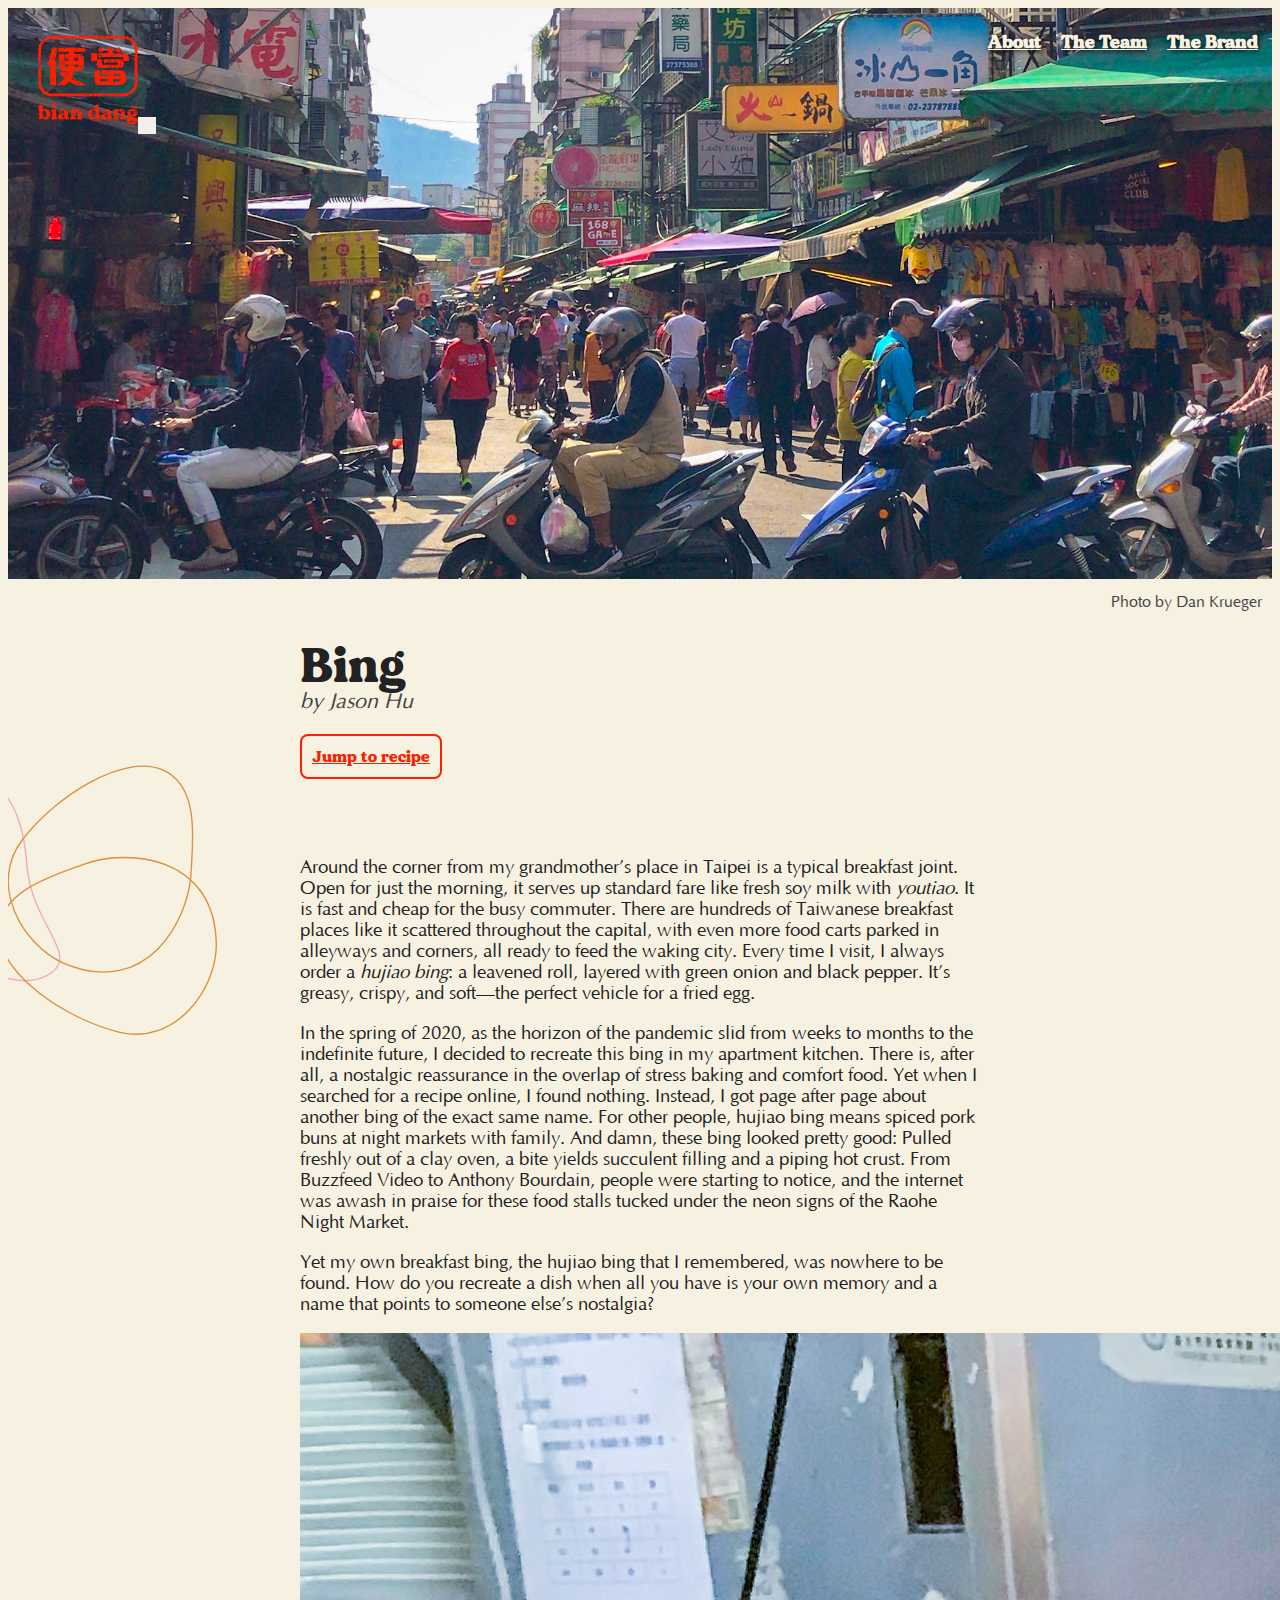
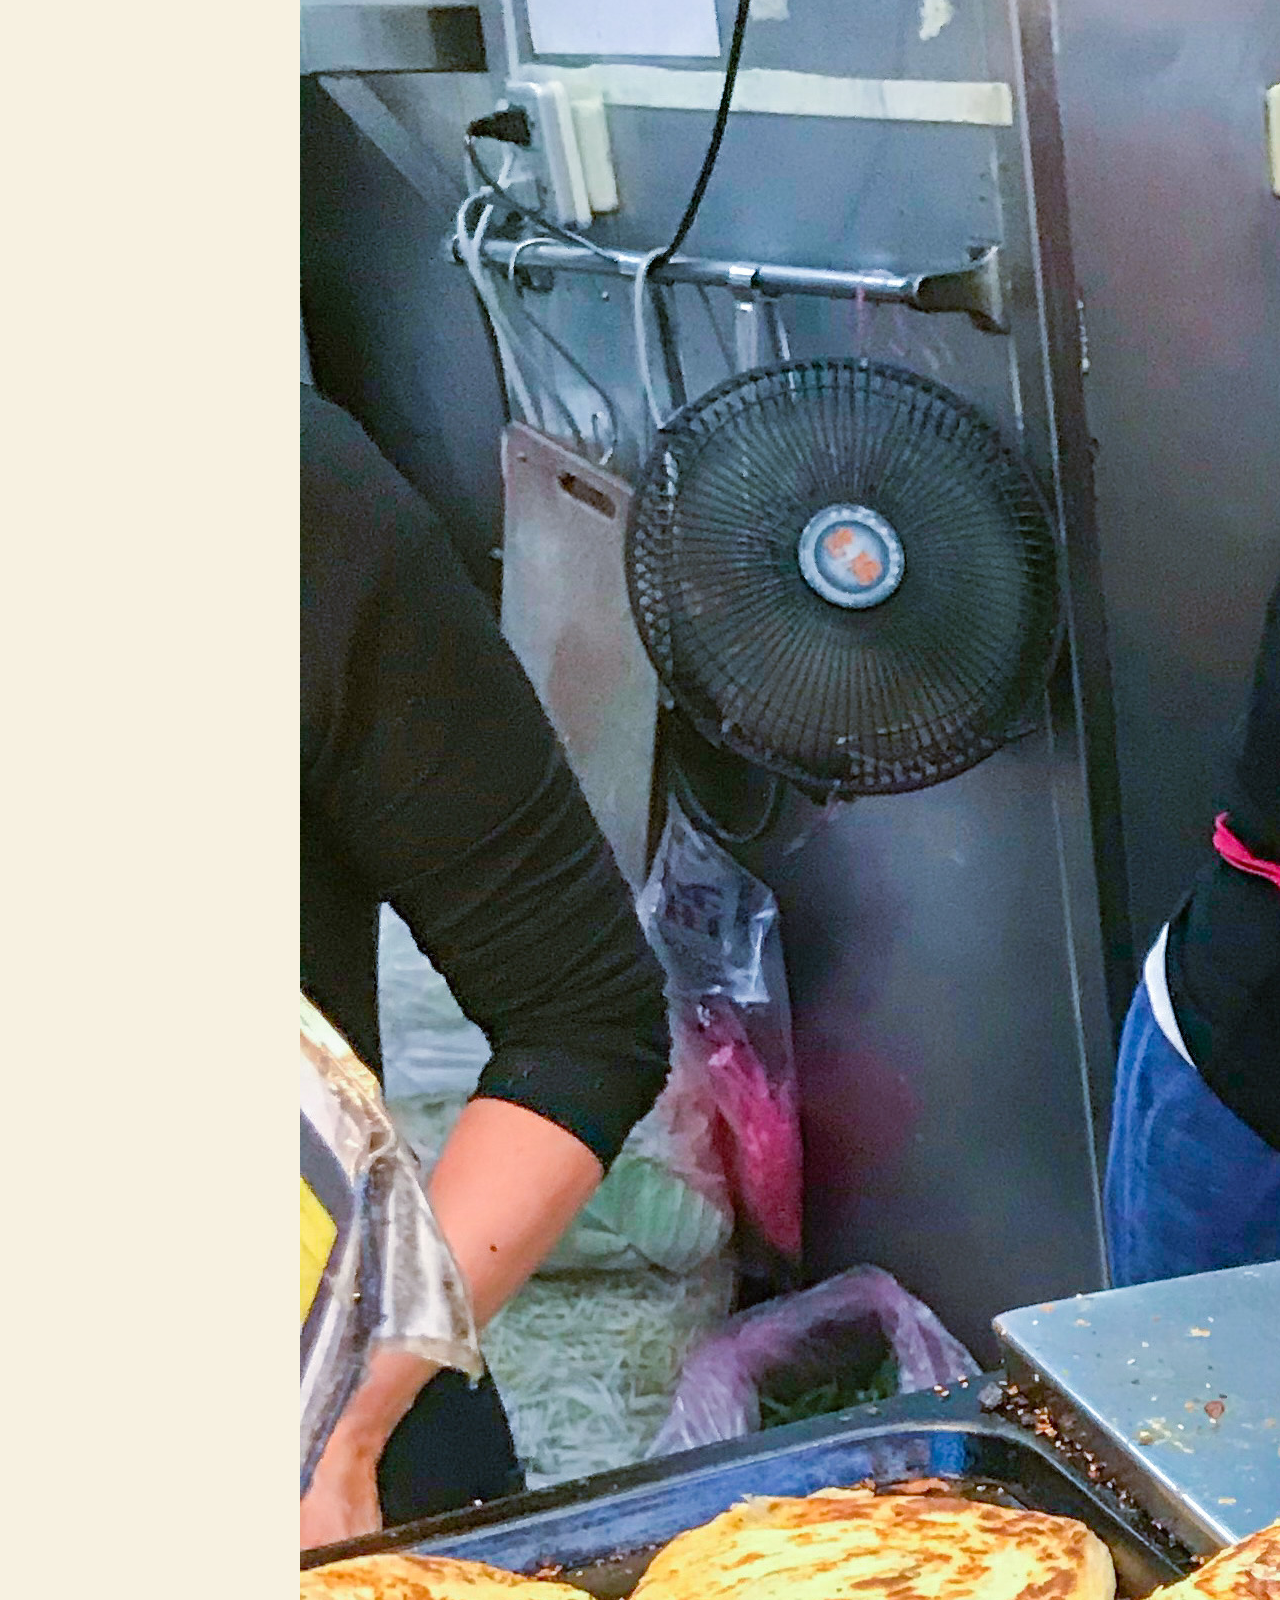
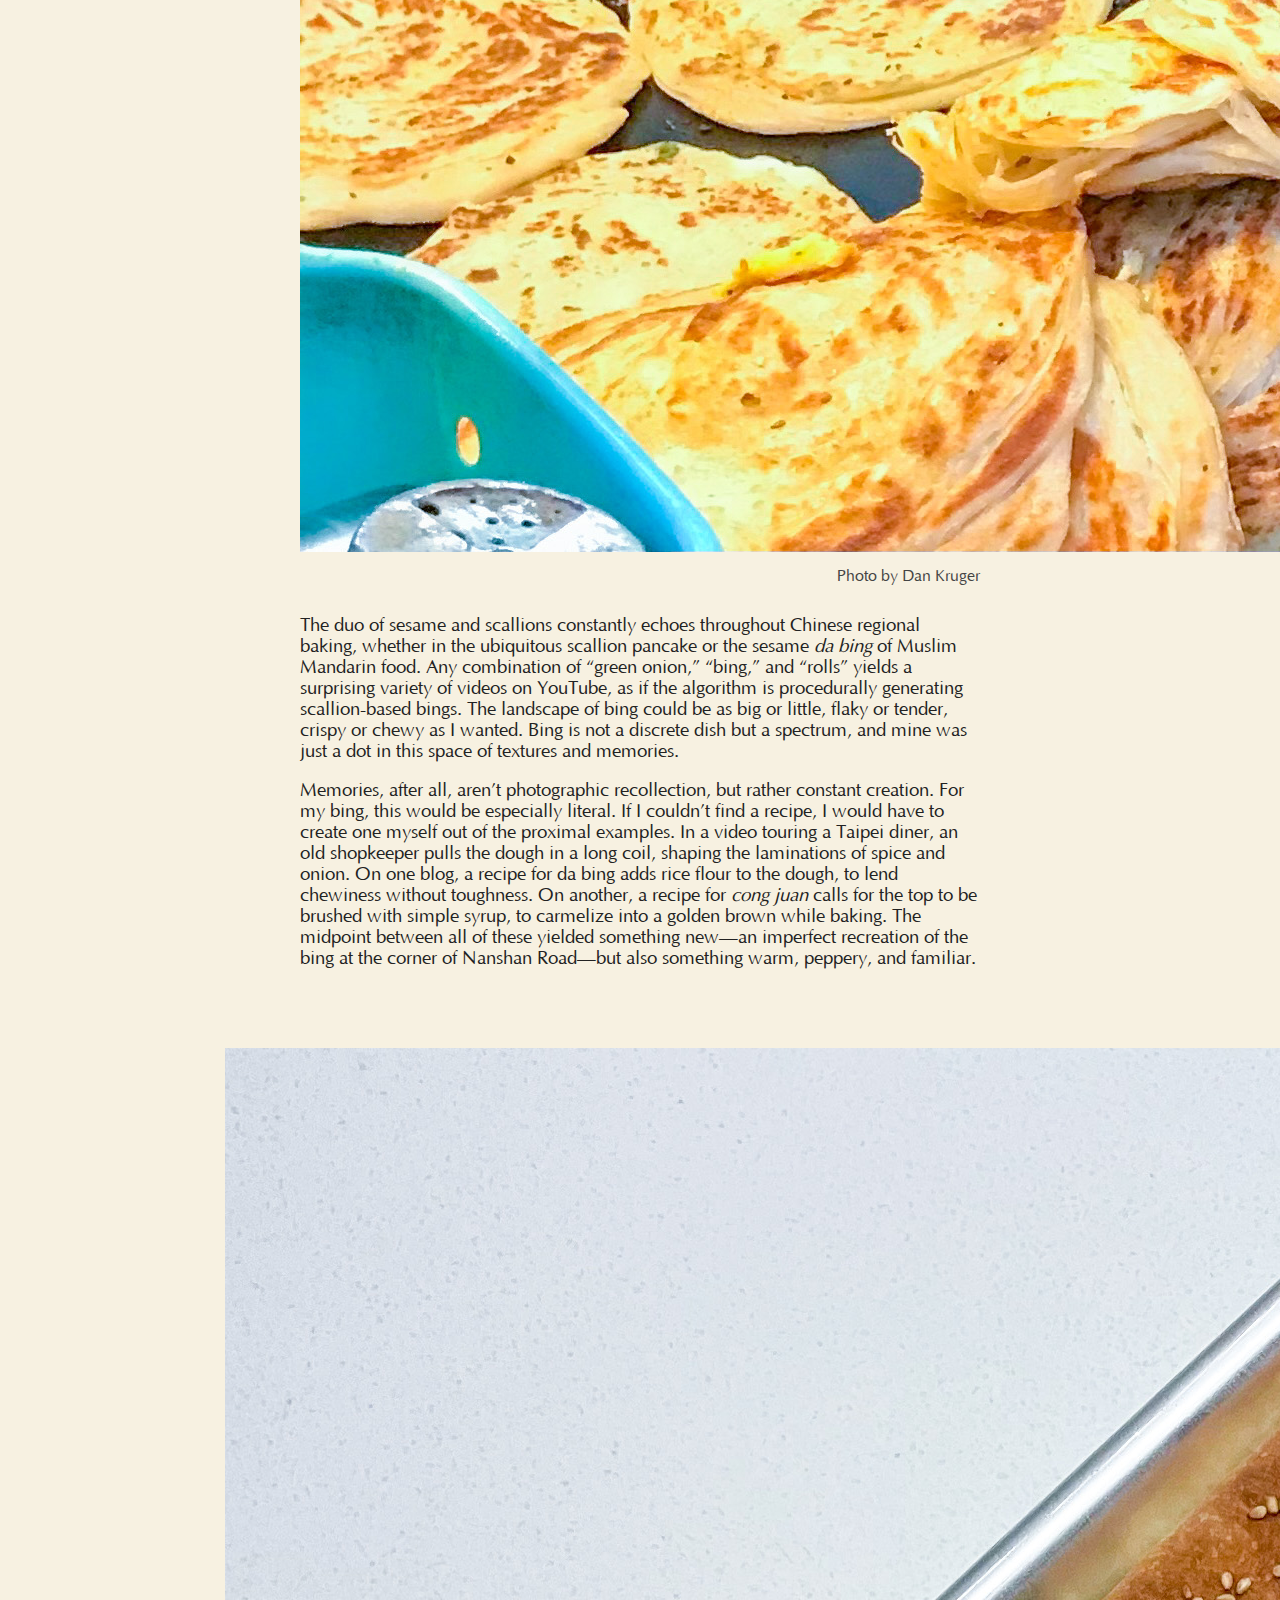
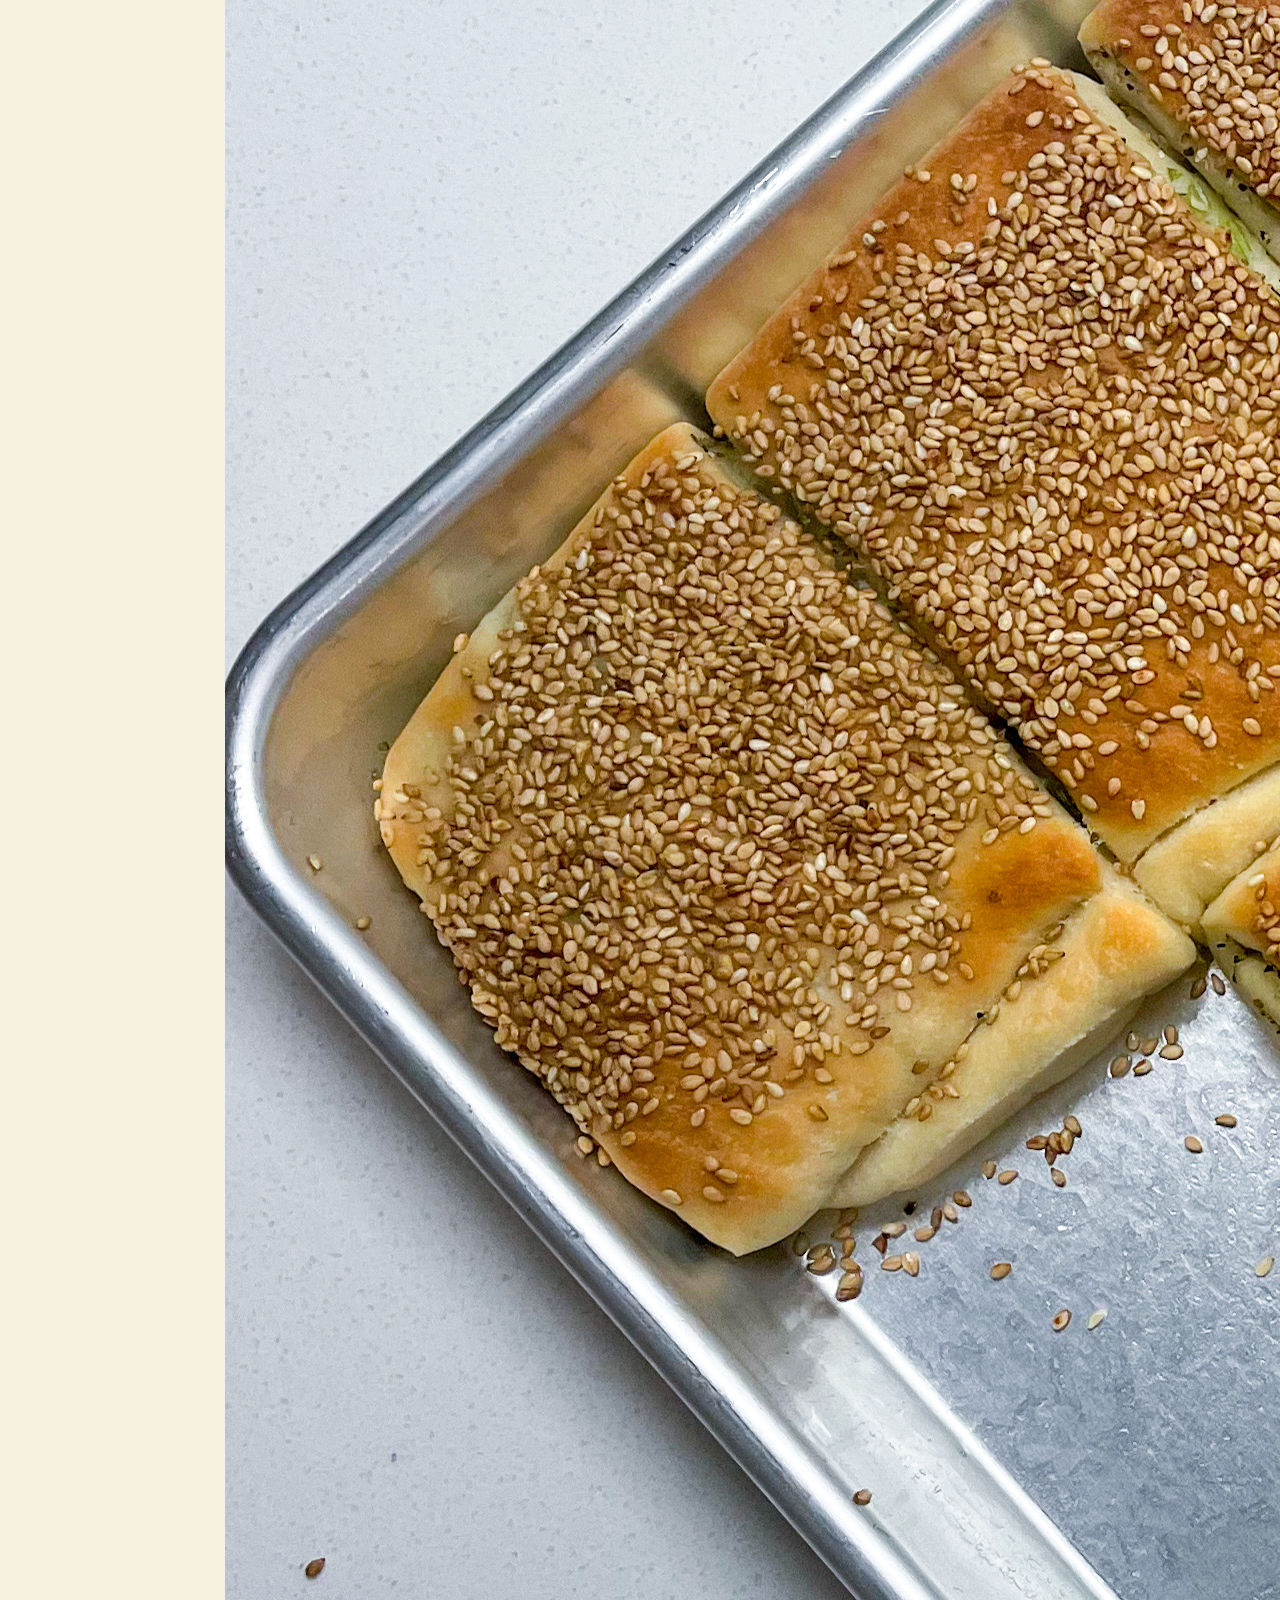
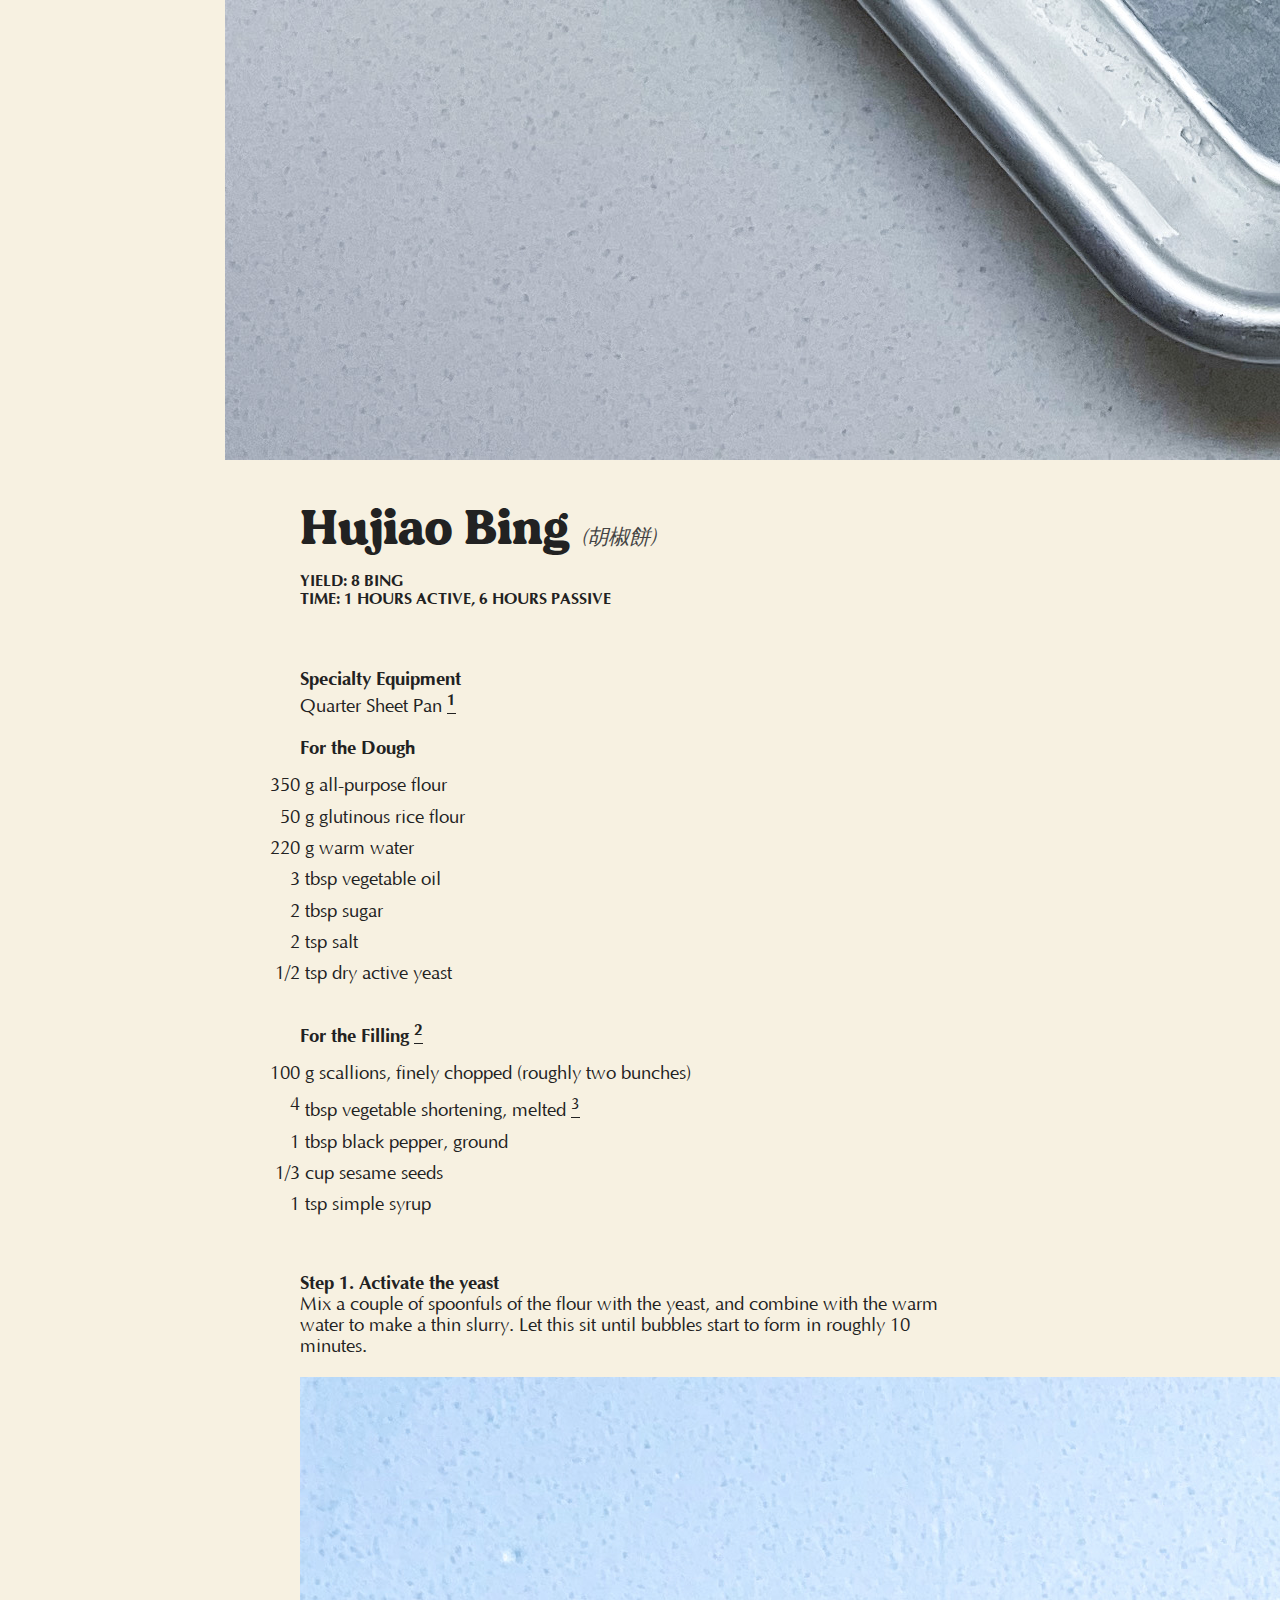
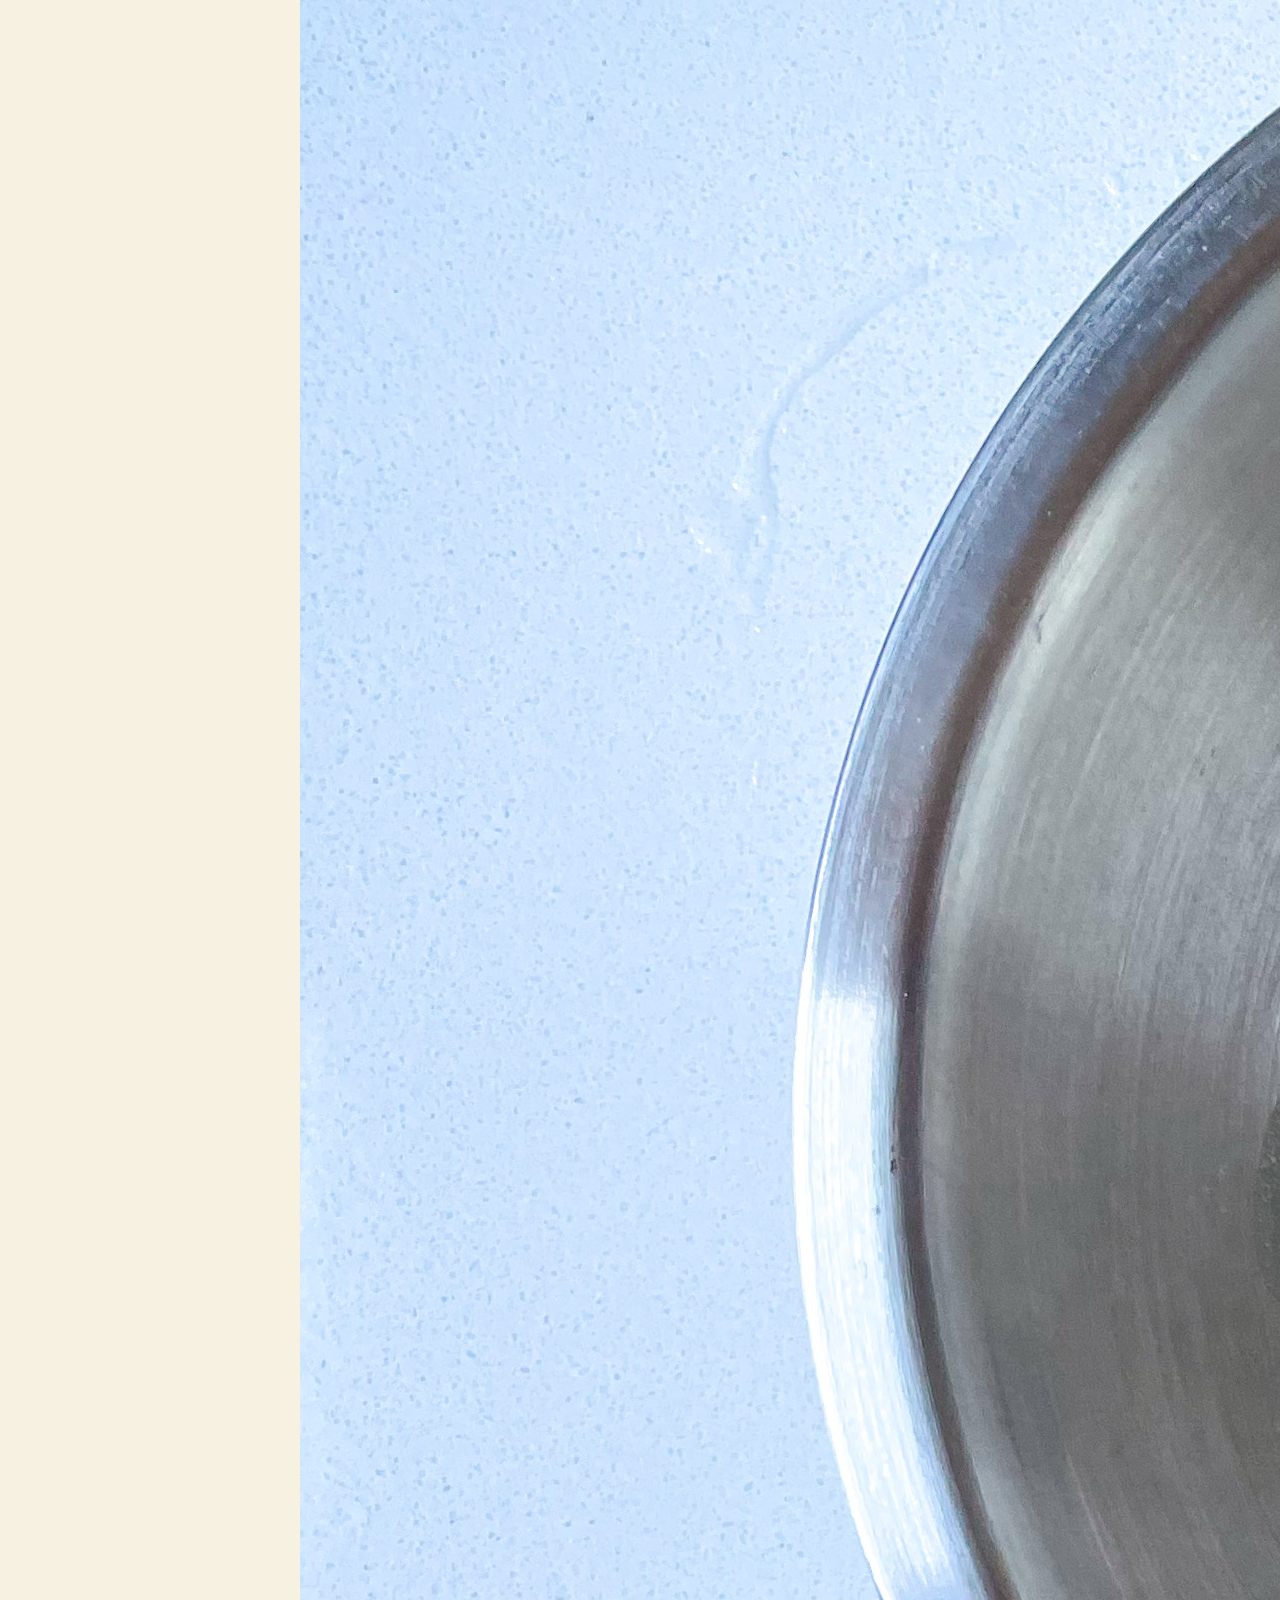
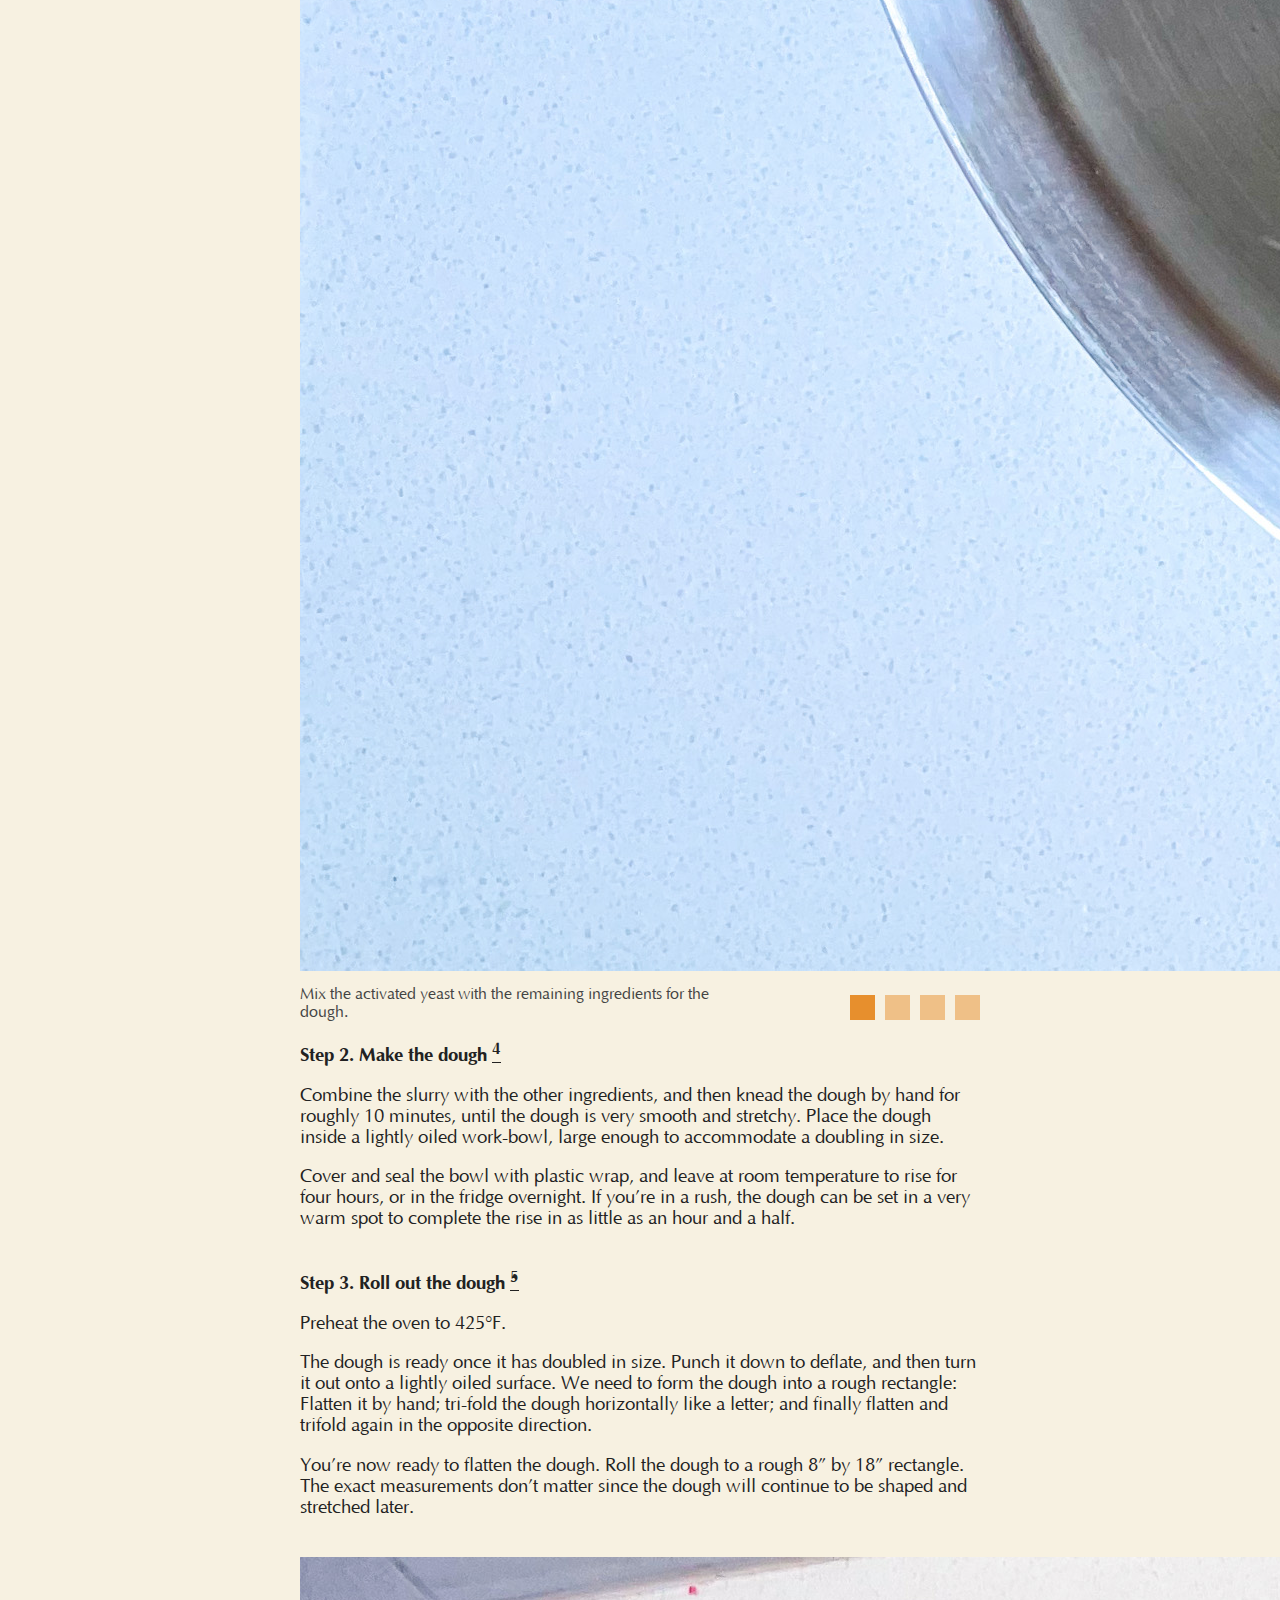
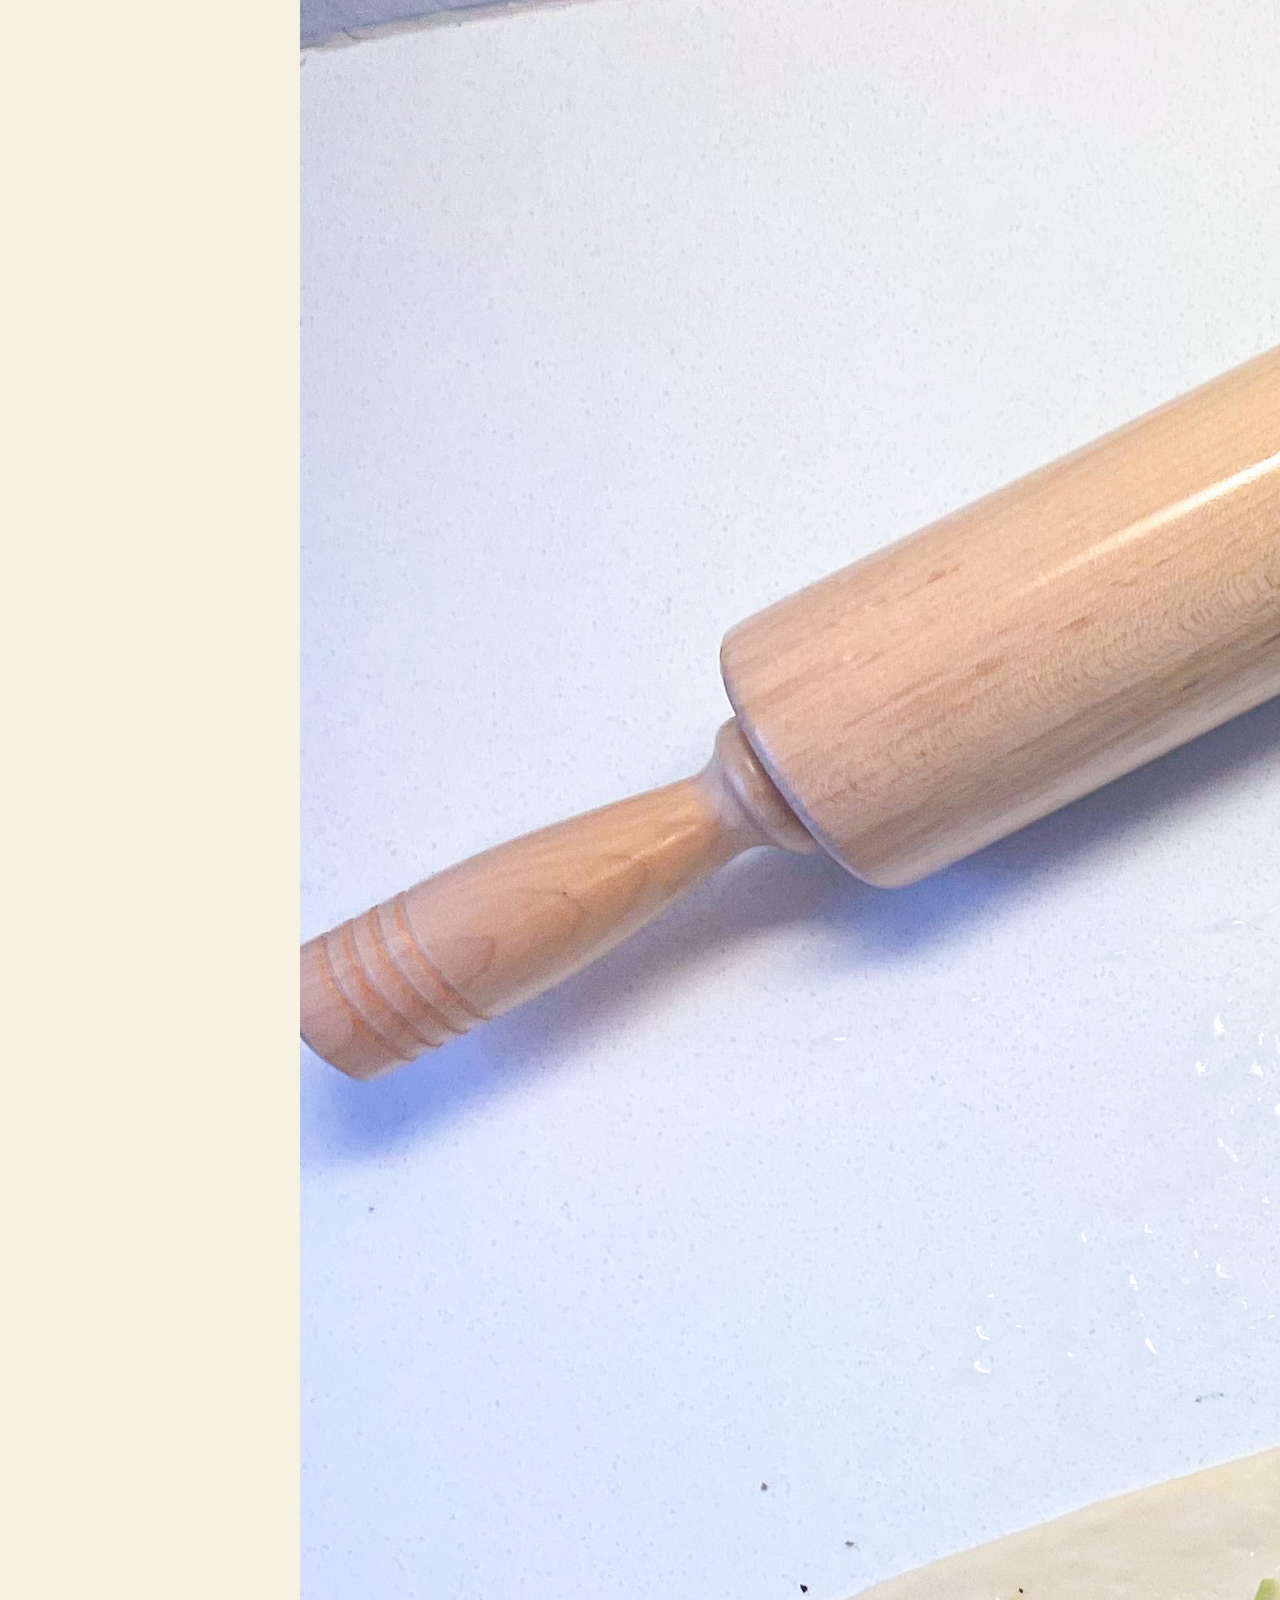
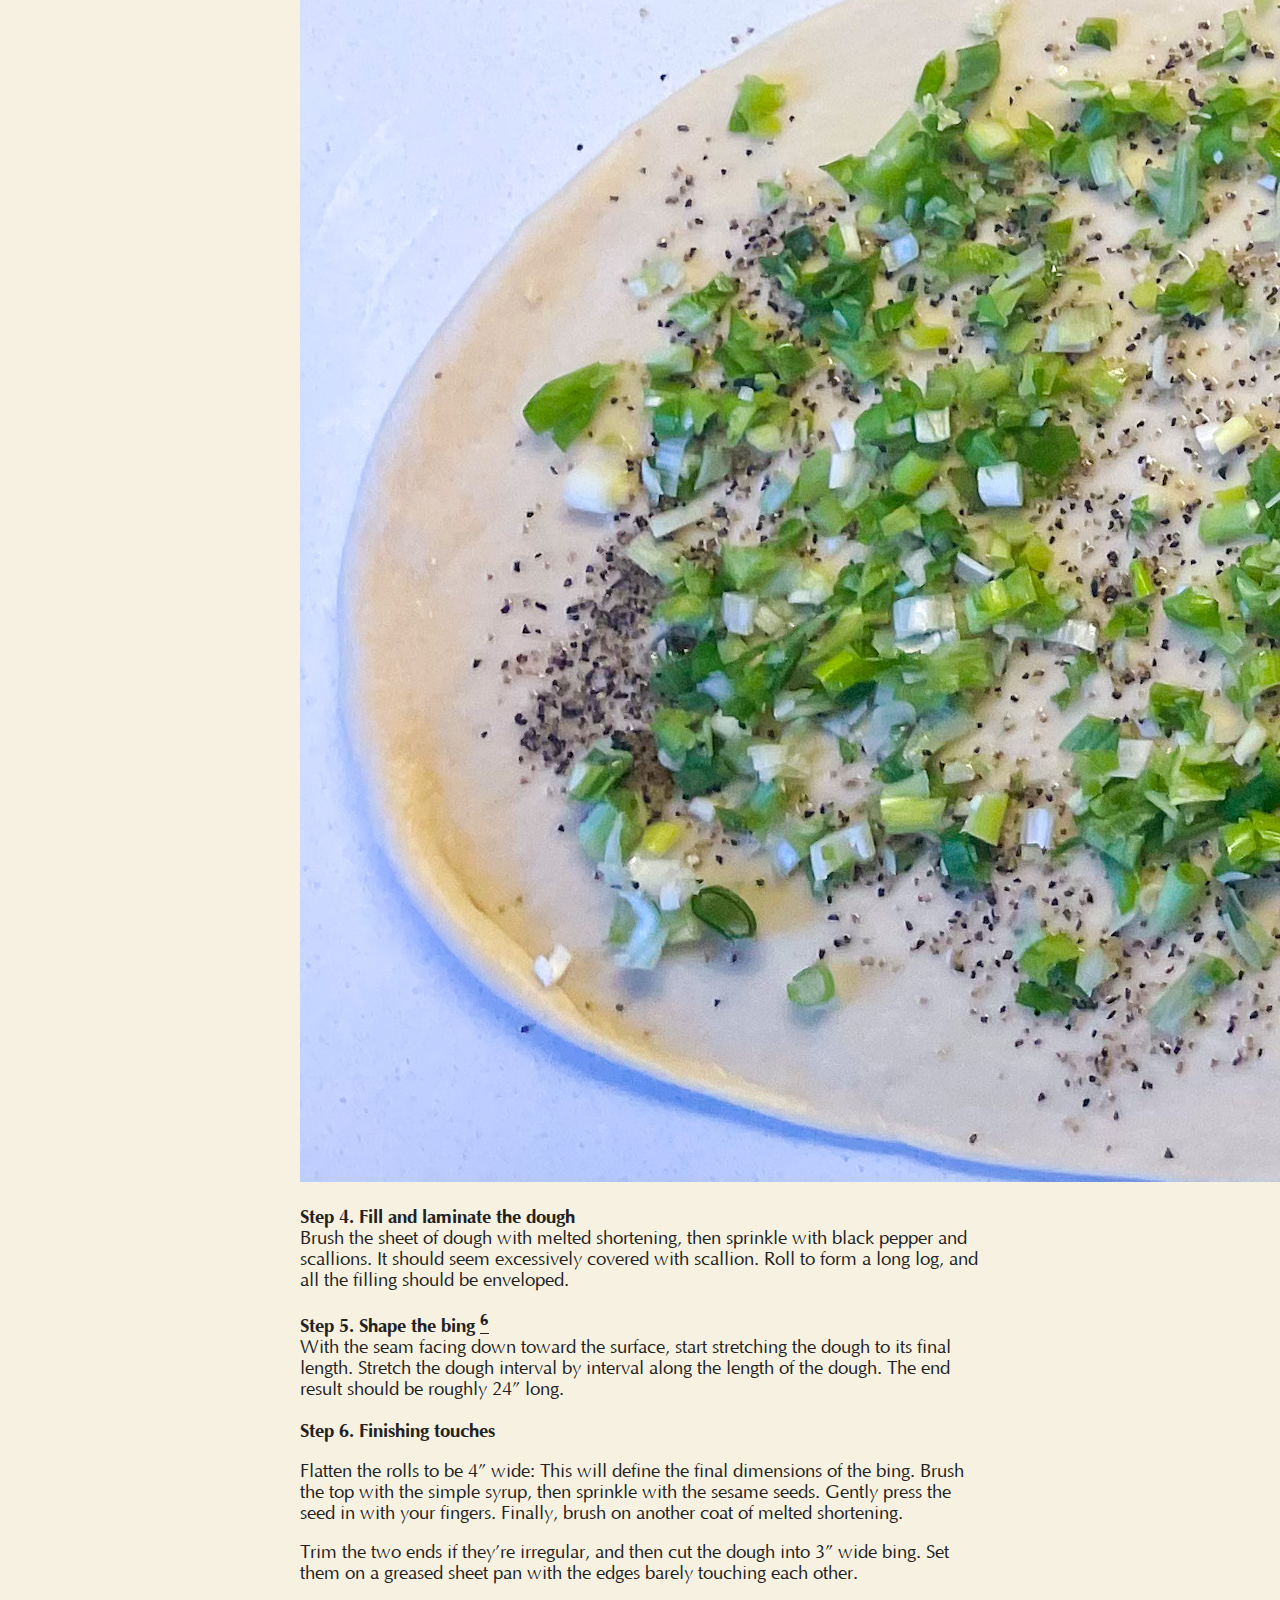
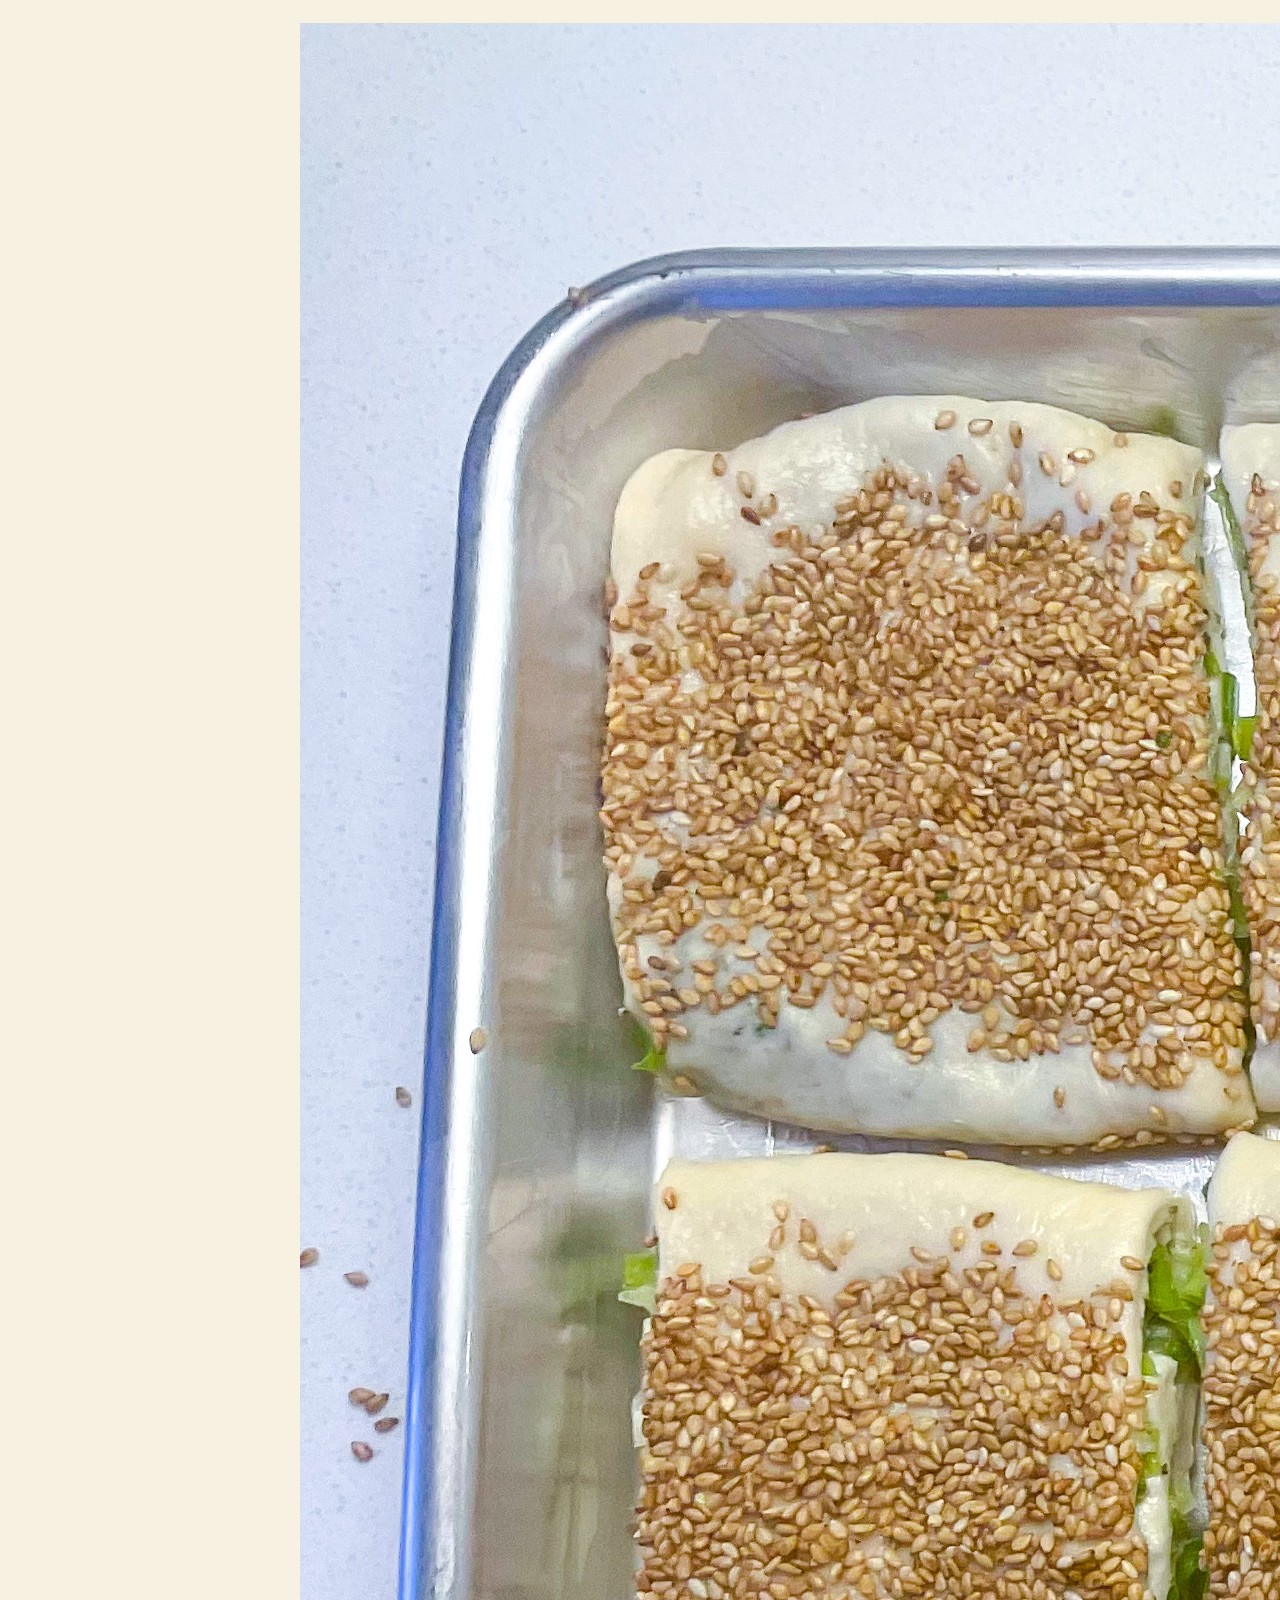
<file: bing/index.html>
<!DOCTYPE html><html><head><meta charSet="utf-8"/><meta http-equiv="x-ua-compatible" content="ie=edge"/><meta name="viewport" content="width=device-width, initial-scale=1, shrink-to-fit=no"/><link rel="stylesheet" href="https://maxcdn.bootstrapcdn.com/bootstrap/4.5.0/css/bootstrap.min.css" integrity="sha384-9aIt2nRpC12Uk9gS9baDl411NQApFmC26EwAOH8WgZl5MYYxFfc+NcPb1dKGj7Sk" crossorigin="anonymous"/><style data-href="/styles.e9be1c309243c281e916.css">body,html{background-color:var(--color-memories);height:100%}a,a:hover{color:var(--color-101)}a:hover{text-decoration:none}a:active{color:var(--color-101-faded-1)}:root{--color-memories:#f7f1e1;--color-memories-faded-1:rgba(247,241,225,0.8);--color-memories-faded-2:rgba(247,241,225,0.55);--color-good-luck:#fd1f00;--color-good-luck-faded-1:rgba(253,31,0,0.75);--color-good-luck-faded-2:rgba(253,31,0,0.5);--color-101:#00796d;--color-101-faded-1:rgba(0,121,109,0.75);--color-101-faded-2:rgba(0,121,109,0.5);--color-snacks:#ffa1b7;--color-street-lights:#a9ff4a;--color-golden-carbs:#e78f2d;--color-golden-carbs-faded-1:rgba(231,143,45,0.5);--color-text-dark-dark:#222;--color-text-dark-medium:#444;--color-text-dark-light:#666;--color-text-light-dark:#999;--color-text-light-medium:#bbb;--color-text-light-light:#eee}.styles-module--wrapper--1_5fu{position:relative}.styles-module--grid-outer--38gjQ{display:grid;grid-template-columns:auto;grid-template-rows:auto;position:absolute;top:0;left:0;width:100%;height:100%}.styles-module--boba--2n-VC{grid-column:1/10;grid-row:1/4}.styles-module--bing--3c3T1{grid-column:10/28;grid-row:1}.styles-module--bowl--1_7sF{grid-column:10/28;grid-row:2}.styles-module--bao--8mba4{grid-column:10/28;grid-row:3}.styles-module--about--3tQzK{grid-column:28/32;grid-row:1/4}@font-face{font-family:Dillan;src:url(/static/dillan-d37b9b2d12a003402b70caf083ddce94.otf)}@font-face{font-family:Optima;src:url(/static/Optima-Italic-ff6478c3cd4b8ddd2bc444b30be4e1b8.woff);font-style:italic,oblique}@font-face{font-family:Optima;src:url(/static/Optima-Bold-4bcc802da04837b44ab2d5e467c857fc.woff);font-weight:700;font-style:normal}@font-face{font-family:Optima;src:url(/static/Optima-69c36d2c33305af0a3a89d1d05851cc0.woff)}@font-face{font-family:MQingHua;src:url(/static/mqinghuahk-4a8289304cee0cf6e18d09566d4fd449.otf)}:root{--font-sans-serif:Optima,Helvetica,Arial,sans-serif;--font-serif:Dillan,Georgia,"Times New Roman",MQingHua,serif}.text-module--header-lg--1-O_q{font-family:var(--font-serif);color:var(--color-text-dark-dark)}@media (max-width:576px){.text-module--header-lg--1-O_q{font-size:24pt;line-height:22pt}}@media (min-width:576px){.text-module--header-lg--1-O_q{font-size:28pt;line-height:24pt}}@media (min-width:768px){.text-module--header-lg--1-O_q{font-size:36pt;line-height:36pt}}.text-module--header-md--1zKdh{font-family:var(--font-sans-serif);font-style:italic;color:var(--color-text-dark-medium)}@media (max-width:576px){.text-module--header-md--1zKdh{font-size:13pt}}@media (min-width:576px){.text-module--header-md--1zKdh{font-size:14pt}}@media (min-width:768px){.text-module--header-md--1zKdh{font-size:16pt}}.text-module--header-sm--1F3Xe{font-family:var(--font-sans-serif);font-weight:700;color:var(--color-text-dark-dark)}@media (max-width:576px){.text-module--header-sm--1F3Xe{font-size:12pt}}@media (min-width:576px){.text-module--header-sm--1F3Xe{font-size:12pt}}@media (min-width:768px){.text-module--header-sm--1F3Xe{font-size:14pt}}.text-module--header-xs--2jCmw{font-family:var(--font-sans-serif);text-transform:uppercase;font-weight:700;color:var(--color-text-dark-dark)}@media (max-width:576px){.text-module--header-xs--2jCmw{font-size:11pt}}@media (min-width:576px){.text-module--header-xs--2jCmw{font-size:11pt}}@media (min-width:768px){.text-module--header-xs--2jCmw{font-size:12pt}}.text-module--body-text--1G1SB{font-family:var(--font-sans-serif);font-size:14pt;color:var(--color-text-dark-dark)}a.text-module--body-text--1G1SB{color:var(--test-101)}.text-module--poetry-text--1VkHD{font-family:var(--font-sans-serif);font-size:14pt;line-height:24pt}.text-module--dark-mode-color--11rvQ{color:var(--color-memories);text-shadow:2px 2px 5px #000}.text-module--caption-text--3bwoB{font-family:var(--font-sans-serif);font-size:12pt;line-height:14pt;color:var(--color-text-dark-medium)}@media (max-width:576px){.text-module--caption-text--3bwoB{font-size:10pt}}@media (min-width:576px){.text-module--caption-text--3bwoB{font-size:11pt}}@media (min-width:768px){.text-module--caption-text--3bwoB{font-size:12pt}}.text-module--label-text--1NymC{font-family:var(--font-sans-serif);font-size:14pt;text-transform:uppercase}.text-module--ingredient-list-text--1FeCv{font-family:var(--font-sans-serif);font-size:14pt;line-height:16pt;color:var(--color-text-dark-dark)}.text-module--footnote-text--18fDy{font-family:var(--font-sans-serif);font-size:12pt;color:var(--color-text-dark-medium)}.text-module--footnote-text--18fDy:target{background-color:var(--color-golden-carbs-faded-1)!important}.styles-module--home-list--3Kmqo{padding:0;margin:0}.styles-module--article-wrapper--InArF{display:inline-block;padding-bottom:30px}.styles-module--article-wrapper--InArF:hover>div>div{color:var(--color-101)!important}.styles-module--logotype--1t3Ys,.styles-module--logotype-static--34ApO{fill:var(--color-good-luck)}.styles-module--logotype--1t3Ys:hover{fill:var(--color-good-luck-faded-1)}.styles-module--logotype--1t3Ys:active{fill:var(--color-good-luck-faded-2)}.styles-module--icon--2zdnD{fill:var(--color-good-luck)}.styles-module--icon--2zdnD:hover{fill:var(--color-good-luck-faded-1)}.styles-module--icon--2zdnD:focus{fill:var(--color-good-luck-faded-2);outline:none}.styles-module--header--7xmbW,.styles-module--header-dark--3GtH3{padding:0;margin-bottom:50px}.styles-module--header--7xmbW{background-color:var(--color-memories)}.styles-module--header-dark--3GtH3{text-shadow:1px 1px 5px #000}@media (max-width:768px){.styles-module--header--7xmbW,.styles-module--header-dark--3GtH3{padding-left:20px;padding-right:20px;padding-top:15px}}@media (min-width:768px){.styles-module--header--7xmbW,.styles-module--header-dark--3GtH3{padding:30px}}@media (min-width:768px){.styles-module--small-logo-button--3xsaQ,.styles-module--xsmall-logo-button--aOiij{display:none}}@media (max-width:768px) and (min-width:576px){.styles-module--medium-logo-button--1Wd0L,.styles-module--xsmall-logo-button--aOiij{display:none}}@media (max-width:576px){.styles-module--medium-logo-button--1Wd0L,.styles-module--small-logo-button--3xsaQ{display:none}}.styles-module--hamburger-button--3TIzI,.styles-module--hamburger-button-dark--2B9gs{border-width:0!important;padding-right:0!important}.styles-module--hamburger-button-dark--2B9gs{color:var(--color-memories)}@media (min-width:576px){.styles-module--buttons--4wg_N{position:absolute;top:30px;right:30px}}@media (max-width:768px) and (min-width:576px){.styles-module--buttons--4wg_N{position:absolute;top:20px;right:20px}}.styles-module--button--25GW4{text-align:right;padding-left:10px;padding-right:10px}@media (max-width:576px){.styles-module--button--25GW4{display:relative;padding-right:0}}@media (min-width:576px){.styles-module--button--25GW4{display:inline}.styles-module--button--25GW4:last-child{padding-right:0}}.styles-module--link--I3Vg_,.styles-module--link-dark--3PdLD{font-weight:700;font-family:var(--font-serif)}@media (max-width:576px){.styles-module--link--I3Vg_,.styles-module--link-dark--3PdLD{font-size:16px}}@media (min-width:576px){.styles-module--link--I3Vg_,.styles-module--link-dark--3PdLD{font-size:18px}}.styles-module--link--I3Vg_{color:var(--color-text-dark-dark)}.styles-module--link-dark--3PdLD{color:var(--color-memories)}.styles-module--button--25GW4:first-child>.styles-module--link--I3Vg_:hover,.styles-module--button--25GW4:first-child>.styles-module--link-dark--3PdLD:hover{color:var(--color-golden-carbs)}.styles-module--button--25GW4:nth-child(2)>.styles-module--link--I3Vg_:hover,.styles-module--button--25GW4:nth-child(2)>.styles-module--link-dark--3PdLD:hover{color:var(--color-101)}.styles-module--button--25GW4:nth-child(3)>.styles-module--link--I3Vg_:hover,.styles-module--button--25GW4:nth-child(3)>.styles-module--link-dark--3PdLD:hover{color:var(--color-good-luck)}.styles-module--button--25GW4:first-child>.styles-module--link--I3Vg_:active,.styles-module--button--25GW4:first-child>.styles-module--link-dark--3PdLD:active{color:var(--color-golden-carbs-faded-1)}.styles-module--button--25GW4:nth-child(2)>.styles-module--link--I3Vg_:active,.styles-module--button--25GW4:nth-child(2)>.styles-module--link-dark--3PdLD:active{color:var(--color-101-faded-1)}.styles-module--button--25GW4:nth-child(3)>.styles-module--link--I3Vg_:active,.styles-module--button--25GW4:nth-child(3)>.styles-module--link-dark--3PdLD:active{color:var(--color-good-luck-faded-1)}.styles-module--container--22ewH{width:100%;height:100%;min-height:100vh;display:flex;flex-direction:column}.styles-module--body--30c6z{flex:1 0 auto}.styles-module--large-view--3rh1Q,.styles-module--xlarge-view--3sZOV{display:flex;flex-direction:row;justify-content:center}.styles-module--medium-view--3YB9F,.styles-module--small-view--2X7Re{display:flex;flex-direction:column}.styles-module--desktop-header--2y84c{text-align:right}.styles-module--desktop-home--2mjKs{position:relative}@media (min-width:1200px){.styles-module--desktop-header--2y84c{padding:100px 40px 0 8%}.styles-module--desktop-home--2mjKs{padding:50px 15% 0 0}}@media (min-width:992px) and (max-width:1200px){.styles-module--desktop-header--2y84c{padding:50px 40px 0 5%}.styles-module--desktop-home--2mjKs{padding:50px 5% 0 0}}@media (max-width:992px) and (min-width:768px){.styles-module--desktop-header--2y84c{padding:40px 20px 0 30px}.styles-module--desktop-home--2mjKs{padding:50px 40px 0 0}}@media (min-width:992px){.styles-module--xlarge-view--3sZOV{display:normal}.styles-module--large-view--3rh1Q,.styles-module--medium-view--3YB9F,.styles-module--small-view--2X7Re{display:none}}@media (max-width:992px) and (min-width:768px){.styles-module--xlarge-view--3sZOV{display:none}.styles-module--large-view--3rh1Q{display:normal}.styles-module--medium-view--3YB9F,.styles-module--small-view--2X7Re{display:none}}@media (max-width:768px) and (min-width:576px){.styles-module--large-view--3rh1Q,.styles-module--xlarge-view--3sZOV{display:none}.styles-module--medium-view--3YB9F{display:normal}.styles-module--small-view--2X7Re{display:none}}@media (max-width:576px){.styles-module--large-view--3rh1Q,.styles-module--medium-view--3YB9F,.styles-module--xlarge-view--3sZOV{display:none}.styles-module--small-view--2X7Re{display:normal}}.styles-module--medium-view--3YB9F,.styles-module--small-view--2X7Re{padding-left:25px;padding-right:25px}.styles-module--compact-header--2-Fk5{margin-left:-25px;margin-right:-25px}.styles-module--logotype--1vvBi{padding-top:50px;padding-bottom:30px}.styles-module--link--3nvcj{color:var(--color-text-dark-dark);font-weight:700;font-family:var(--font-serif);font-size:20px}.styles-module--button--2W201:first-child>.styles-module--link--3nvcj:hover{color:var(--color-golden-carbs)}.styles-module--button--2W201:nth-child(2)>.styles-module--link--3nvcj:hover{color:var(--color-101)}.styles-module--button--2W201:nth-child(3)>.styles-module--link--3nvcj:hover{color:var(--color-good-luck)}.styles-module--button--2W201:first-child>.styles-module--link--3nvcj:active{color:var(--color-golden-carbs-faded-1)}.styles-module--button--2W201:nth-child(2)>.styles-module--link--3nvcj:active{color:var(--color-101-faded-1)}.styles-module--button--2W201:nth-child(3)>.styles-module--link--3nvcj:active{color:var(--color-good-luck-faded-1)}@media (min-width:992px){.styles-module--link--3nvcj{font-size:22px}}@media (max-width:992px){.styles-module--link--3nvcj{font-size:18px}}.styles-module--footer--2ZK30{flex-shrink:1}.styles-module--footer--3aAW0,.styles-module--footer-dark--1jt6j{font-family:var(--font-sans-serif);font-size:12px;text-align:center;width:calc(100% + 30px);margin-left:-15px;padding-top:20px;padding-bottom:40px;flex-shrink:0}.styles-module--footer-dark--1jt6j{color:var(--color-street-lights)}.styles-module--footer--3aAW0{color:var(--color-101)}.styles-module--home-button--zbCnr,.styles-module--next-button--X3t6y,.styles-module--previous-button--2v-DQ{width:200px}.styles-module--next-button--X3t6y{text-align:right}.styles-module--home-button--zbCnr{text-align:center}.styles-module--previous-button--2v-DQ{text-align:left}.styles-module--navigation-buttons--ypNJC{padding:20px 10px 30px;display:flex;flex-flow:row nowrap;justify-content:space-between}.styles-module--navigation-button--yTywb{color:var(--color-text-dark-dark);font-family:var(--font-serif)}.styles-module--navigation-button-dm--3YKaw{color:var(--color-memories);font-family:var(--font-serif)}@media (max-width:576px){.styles-module--navigation-button--yTywb{font-size:24px}.styles-module--desktop-text--DvLHn{display:none}}@media (min-width:576px){.styles-module--navigation-button--yTywb{font-size:16px}.styles-module--mobile-text--mlqer{display:none}}@media (min-width:768px){.styles-module--navigation-button--yTywb{font-size:18px}}.styles-module--floating-header--X9chC{position:absolute;top:0;width:100%}.styles-module--banner--2XvxG{position:relative;top:0;width:100%;padding-bottom:20px}.styles-module--banner-photo--1idNc{width:100%}.styles-module--banner-caption--3dNNU{text-align:right;padding-top:10px;padding-right:10px}.styles-module--container--3UmgE{background-color:var(--color-memories);min-height:100vh;display:flex;flex-flow:column nowrap;background-size:cover;background-position:50%}.styles-module--viewport--5KMcd{flex-direction:row;flex:1 0 auto;display:flex;align-items:stretch;justify-content:center}.styles-module--full-layout--3-K5w,.styles-module--layout--3uU9X{display:flex;flex-direction:column;flex:1 0 auto;align-items:stretch;padding-left:10px;padding-right:10px;width:100%}.styles-module--layout--3uU9X{max-width:700px}.styles-module--full-layout--3-K5w{max-width:1400px}.styles-module--page--32fnf{padding:10px 10px 60px;flex:1 0 auto}.styles-module--sticky-footer--2ZP2W{flex-shrink:0}@media (max-width:768px){.styles-module--rubber-bands--a0MJE{display:none}}.styles-module--rubber-bands--a0MJE{position:relative;overflow:hidden;flex:1 0 auto}.styles-module--rubber-band--158Rt{width:50%;min-width:400px;position:absolute}.styles-module--header--2mGlj{padding-bottom:40px}.styles-module--section--RptwP{padding-bottom:60px}.styles-module--subscription-header--15efB{font-family:var(--font-serif);font-size:32px;padding-bottom:20px}.styles-module--email-input--254iT{height:55px;padding-left:10px;font-size:14pt;font-family:var(--font-sans-serif);border-color:var(--color-good-luck-faded-2);margin-top:20px;margin-bottom:20px;display:inline-block;position:relative;top:1px}@media (max-width:576px){.styles-module--email-input--254iT,.styles-module--email-submit--3OL9A{width:100%;border-radius:8px}}@media (min-width:576px){.styles-module--email-input--254iT{width:80%;border-radius:8px 0 0 8px}.styles-module--email-submit--3OL9A{width:20%;border-radius:0 8px 8px 0}}.styles-module--email-submit--3OL9A{margin:auto;height:55px;background-color:var(--color-good-luck);padding:10px;font-family:var(--font-serif);display:inline-block;border:2px solid var(--color-good-luck);color:var(--color-memories)}.styles-module--email-submit--3OL9A:hover{background-color:var(--color-good-luck-faded-2);border:2px solid var(--color-good-luck-faded-2)}.styles-module--header--2HRYG{padding-bottom:60px}.styles-module--buttonLg--3Xe7X,.styles-module--buttonMd--1pjkL{padding:10px;font-family:var(--font-serif);display:inline-block;border-radius:8px;border:2px solid var(--color-good-luck);color:var(--color-good-luck)}.styles-module--buttonLg--3Xe7X:hover,.styles-module--buttonMd--1pjkL:hover{background-color:var(--color-101-faded);border-color:var(--color-101-faded);opacity:.8}.styles-module--buttonLg--3Xe7X:active,.styles-module--buttonMd--1pjkL:active{background-color:var(--color-101);border-color:var(--color-101);opacity:.6}.styles-module--buttonMd--1pjkL{font-size:12pt}.styles-module--buttonLg--3Xe7X{font-size:16pt}.styles-module--article--2ezRK{padding-bottom:60px}.styles-module--by-lines--ZzAYX{padding-bottom:20px}.styles-module--header--QdUmO{padding-bottom:60px}.styles-module--callout--2yVmE{display:inline-block;padding:10px;border:#639;background-color:red}.styles-module--carousel-footer--3uDCL{display:flex;flex-direction:row;justify-content:space-between;padding-top:10px;padding-bottom:10px}.styles-module--caption--CaRLp{width:50%;flex:1 0 auto}.styles-module--thumbnails--2-3ZK{display:flex;flex-direction:row;justify-content:flex-end;margin-top:10px;margin-bottom:10px;flex:1 0 auto}.styles-module--selected-thumbnail--1LHgM,.styles-module--thumbnail--3vUVW{display:inline-block;width:25px;height:25px;margin-left:5px;margin-right:5px;border-style:none!important;outline:none!important}.styles-module--selected-thumbnail--1LHgM:last-child,.styles-module--thumbnail--3vUVW:last-child{margin-right:0}.styles-module--selected-thumbnail--1LHgM{background-color:var(--color-golden-carbs)}.styles-module--thumbnail--3vUVW{background-color:var(--color-golden-carbs-faded-1)}.styles-module--banner-photo--2XYOp,.styles-module--header--JRpjY{padding-bottom:40px}@media (min-width:576px){.styles-module--banner-photo--2XYOp{width:calc(100% + 150px);margin-left:-75px}}@media (max-width:576px){.styles-module--banner-photo--2XYOp{width:calc(100% + 40px);margin-left:-20px}}.styles-module--attributes--1C38A{padding-bottom:20px;padding-top:10px}.styles-module--equipment--28c1a,.styles-module--ingredients--1Abot{padding-bottom:20px}.styles-module--ingredients-section--LxPO7{padding-bottom:10px}.styles-module--ingredients-list--OjC7a{list-style:none;padding-left:0}.styles-module--ingredients-list--OjC7a>li{padding-bottom:10px}@media (max-width:768px){.styles-module--ingredient-name-and-modifier--Hh_By,.styles-module--ingredient-quantity--2C-h8{display:inline}}@media (min-width:768px){.styles-module--ingredient-quantity--2C-h8{width:40px;margin-left:-40px;padding-right:5px;text-align:right;display:inline-block;vertical-align:top}.styles-module--ingredient-name-and-modifier--Hh_By{display:inline-block}}.styles-module--step--1VD3-{padding-bottom:20px}.styles-module--step-note--TiXGA{padding-bottom:10px}@media (max-width:768px){.styles-module--step-note-number--3SHY9{display:inline}}@media (min-width:768px){.styles-module--step-note-number--3SHY9{display:inline-block;width:20px;margin-left:-20px;padding-right:5px}}@keyframes closeWindow{0%{opacity:1}to{opacity:0}}.ril__outer{background-color:rgba(0,0,0,.85);outline:none;top:0;left:0;right:0;bottom:0;z-index:1000;width:100%;height:100%;-ms-content-zooming:none;-ms-user-select:none;-ms-touch-select:none;touch-action:none}.ril__outerClosing{opacity:0}.ril__image,.ril__imageNext,.ril__imagePrev,.ril__inner{position:absolute;top:0;left:0;right:0;bottom:0}.ril__image,.ril__imageNext,.ril__imagePrev{margin:auto;max-width:none;-ms-content-zooming:none;-ms-user-select:none;-ms-touch-select:none;touch-action:none}.ril__imageDiscourager{background-repeat:no-repeat;background-position:50%;background-size:contain}.ril__navButtons{border:none;position:absolute;top:0;bottom:0;width:20px;height:34px;padding:40px 30px;margin:auto;cursor:pointer;opacity:.7}.ril__navButtons:hover{opacity:1}.ril__navButtons:active{opacity:.7}.ril__navButtonPrev{left:0;background:rgba(0,0,0,.2) url("[data-uri]") no-repeat 50%}.ril__navButtonNext{right:0;background:rgba(0,0,0,.2) url("[data-uri]") no-repeat 50%}.ril__downloadBlocker{position:absolute;top:0;left:0;right:0;bottom:0;background-image:url("[data-uri]");background-size:cover}.ril__caption,.ril__toolbar{background-color:rgba(0,0,0,.5);position:absolute;left:0;right:0;display:flex;justify-content:space-between}.ril__caption{bottom:0;max-height:150px;overflow:auto}.ril__captionContent{padding:10px 20px;color:#fff}.ril__toolbar{top:0;height:50px}.ril__toolbarSide{height:50px;margin:0}.ril__toolbarLeftSide{padding-left:20px;padding-right:0;flex:0 1 auto;overflow:hidden;text-overflow:ellipsis}.ril__toolbarRightSide{padding-left:0;padding-right:20px;flex:0 0 auto}.ril__toolbarItem{display:inline-block;line-height:50px;padding:0;color:#fff;font-size:120%;max-width:100%;overflow:hidden;text-overflow:ellipsis;white-space:nowrap}.ril__toolbarItemChild{vertical-align:middle}.ril__builtinButton{width:40px;height:35px;cursor:pointer;border:none;opacity:.7}.ril__builtinButton:hover{opacity:1}.ril__builtinButton:active{outline:none}.ril__builtinButtonDisabled{cursor:default;opacity:.5}.ril__builtinButtonDisabled:hover{opacity:.5}.ril__closeButton{background:url("[data-uri]") no-repeat 50%}.ril__zoomInButton{background:url("[data-uri]") no-repeat 50%}.ril__zoomOutButton{background:url("[data-uri]") no-repeat 50%}.ril__outerAnimating{animation-name:closeWindow}@keyframes pointFade{0%,19.999%,to{opacity:0}20%{opacity:1}}.ril__loadingCircle{width:60px;height:60px;position:relative}.ril__loadingCirclePoint{width:100%;height:100%;position:absolute;left:0;top:0}.ril__loadingCirclePoint:before{content:"";display:block;margin:0 auto;width:11%;height:30%;background-color:#fff;border-radius:30%;animation:pointFade .8s ease-in-out infinite both}.ril__loadingCirclePoint:first-of-type{transform:rotate(0deg)}.ril__loadingCirclePoint:first-of-type:before,.ril__loadingCirclePoint:nth-of-type(7):before{animation-delay:-.8s}.ril__loadingCirclePoint:nth-of-type(2){transform:rotate(30deg)}.ril__loadingCirclePoint:nth-of-type(8){transform:rotate(210deg)}.ril__loadingCirclePoint:nth-of-type(2):before,.ril__loadingCirclePoint:nth-of-type(8):before{animation-delay:-666ms}.ril__loadingCirclePoint:nth-of-type(3){transform:rotate(60deg)}.ril__loadingCirclePoint:nth-of-type(9){transform:rotate(240deg)}.ril__loadingCirclePoint:nth-of-type(3):before,.ril__loadingCirclePoint:nth-of-type(9):before{animation-delay:-533ms}.ril__loadingCirclePoint:nth-of-type(4){transform:rotate(90deg)}.ril__loadingCirclePoint:nth-of-type(10){transform:rotate(270deg)}.ril__loadingCirclePoint:nth-of-type(4):before,.ril__loadingCirclePoint:nth-of-type(10):before{animation-delay:-.4s}.ril__loadingCirclePoint:nth-of-type(5){transform:rotate(120deg)}.ril__loadingCirclePoint:nth-of-type(11){transform:rotate(300deg)}.ril__loadingCirclePoint:nth-of-type(5):before,.ril__loadingCirclePoint:nth-of-type(11):before{animation-delay:-266ms}.ril__loadingCirclePoint:nth-of-type(6){transform:rotate(150deg)}.ril__loadingCirclePoint:nth-of-type(12){transform:rotate(330deg)}.ril__loadingCirclePoint:nth-of-type(6):before,.ril__loadingCirclePoint:nth-of-type(12):before{animation-delay:-133ms}.ril__loadingCirclePoint:nth-of-type(7){transform:rotate(180deg)}.ril__loadingCirclePoint:nth-of-type(13){transform:rotate(1turn)}.ril__loadingCirclePoint:nth-of-type(7):before,.ril__loadingCirclePoint:nth-of-type(13):before{animation-delay:0ms}.ril__loadingContainer{position:absolute;top:0;right:0;bottom:0;left:0}.ril__imageNext .ril__loadingContainer,.ril__imagePrev .ril__loadingContainer{display:none}.ril__errorContainer{position:absolute;top:0;right:0;bottom:0;left:0;display:flex;align-items:center;justify-content:center;color:#fff}.ril__imageNext .ril__errorContainer,.ril__imagePrev .ril__errorContainer{display:none}.ril__loadingContainer__icon{color:#fff;position:absolute;top:50%;left:50%;transform:translateX(-50%) translateY(-50%)}.styles-module--description--3F5ur,.styles-module--header--3mZ_R{padding-bottom:60px}.styles-module--caption--1Alft{padding-top:10px;text-align:left}.styles-module--image-wrapper--w1Wzn{padding:0 0 60px;display:inline-block;background:none}.styles-module--image-wrapper--w1Wzn,.styles-module--image-wrapper--w1Wzn:focus{border-style:none!important;outline:none!important}.styles-module--header--2W_0p,.styles-module--mobile-header--wl5qy{padding-bottom:40px}.styles-module--mobile-view--10bbr{display:none}.styles-module--desktop-view--Tz4wB{display:inherit}@media (pointer:coarse),(pointer:none){.styles-module--mobile-view--10bbr{display:inherit}.styles-module--desktop-view--Tz4wB{display:none}}.styles-module--mobile-view--10bbr{max-width:700px;margin:auto}.styles-module--profile--1iknt{margin-bottom:60px;display:flex;flex-direction:column;align-items:stretch}.styles-module--profile-picture--GTCD4{border-radius:25px}.styles-module--profile-information--2A-r-{flex-grow:1}.styles-module--profile-name--WODKn{font-size:32px;font-family:var(--font-serif);padding-top:10px}.styles-module--position--3GCUM{font-family:var(--font-sans-serif);font-size:18px;line-height:18px;padding-bottom:30px}.styles-module--prompt--1nh6_{font-family:var(--font-sans-serif);color:var(--color-101);font-size:18px;padding-bottom:10px}.styles-module--answer--ITQaW{font-family:var(--font-sans-serif);font-size:18px;line-height:18px;padding-bottom:30px}.styles-module--social-link--alp2G{font-size:16px;font-family:var(--font-sans-serif);color:var(--color-101);font-weight:700;width:100%;display:inline-block}.styles-module--social-link--alp2G:hover{color:var(--color-101-faded-1)}.styles-module--social-label--1ed0I{display:inline-block;width:30px;text-align:center;margin-right:10px}.styles-module--header--21F2v{padding-bottom:40px}</style><meta name="generator" content="Gatsby 2.25.3"/><title data-react-helmet="true">Bing</title><link rel="preconnect dns-prefetch" href="https://www.google-analytics.com"/><link as="script" rel="preload" href="/webpack-runtime-4284095a435e7441297d.js"/><link as="script" rel="preload" href="/framework-62aa192001dd5d50f28d.js"/><link as="script" rel="preload" href="/app-0c288d2df5a1df5855c6.js"/><link as="script" rel="preload" href="/styles-e9d24b1846c7d6eb9685.js"/><link as="script" rel="preload" href="/cb1608f2-60069e6c3cfef4f49c77.js"/><link as="script" rel="preload" href="/commons-20b0523ff1fd558c71c0.js"/><link as="script" rel="preload" href="/component---src-pages-bing-index-jsx-6fef09c2c7157224399f.js"/><link as="fetch" rel="preload" href="/page-data/bing/page-data.json" crossorigin="anonymous"/><link as="fetch" rel="preload" href="/page-data/app-data.json" crossorigin="anonymous"/></head><body><div id="___gatsby"><div style="outline:none" tabindex="-1" id="gatsby-focus-wrapper"><div class="styles-module--container--3UmgE"><div class="styles-module--banner--2XvxG"><img src="/static/street2-d957b9b3fdab3aeed5ab520878e96085.jpg" class="styles-module--banner-photo--1idNc img-fluid"/><div class="styles-module--banner-caption--3dNNU"><div class="text-module--caption-text--3bwoB">Photo by <!-- -->Dan Krueger</div></div></div><div class="styles-module--floating-header--X9chC"><nav class="styles-module--header-dark--3GtH3 navbar navbar-expand-sm navbar-light"><span class="navbar-brand"><a class="styles-module--medium-logo-button--1Wd0L" href="/"><svg viewBox="0 0 600.92 530.58" alt="便當 | Bian Dang" class="styles-module--logotype--1t3Ys" width="100" height="100"><g id="Layer_2" data-name="Layer 2"><path class="cls-1" d="M374 498.24a3.07 3.07 0 000-.42l-1 2.92a3.52 3.52 0 001-2.5zM371.89.66c.07-.21.14-.43.2-.66h-3.25L368 5.13c2.77-.62 3.26-2.64 3.89-4.47zM339.89 421.73c0 .92-.11 2.36-.65 2.63a2 2 0 01-1.09.11c.41 1.57 1.53 3.33 3.85 6.55 2.15 2.91 2.41 6.7 2.41 13.9a22.52 22.52 0 00-15-5.81 30.9 30.9 0 00-8.6.86 9.69 9.69 0 01-.9.92l-.19-.64A25.35 25.35 0 00305.33 451c.39 1.71-.73 2.47-1.88 3.36-.22.46-.43.92-.62 1.38 2.56 1.45 2.88 3.78 2.16 6.45a4 4 0 01-4.11-.22 43.09 43.09 0 00-.95 9.12v1.46c1.3.39 1.4 1.74 1.78 2.79l-1 1-.54-.57a34.15 34.15 0 005.57 16.05 6.8 6.8 0 014.59 5.1c4.87 4.16 11.31 6.47 19 6.26a23.38 23.38 0 0015.54-6.45c1.14 3.54 4 5.31 9.48 5.31h2.44l-3.36-2.77c3.41-1.24 4.48-1 5.49 2.77h9.2c2.29 0 3.82-.4 4.74-1.26-1.16-2.24-1.2-4.1.66-5.27a31.6 31.6 0 00-3.63-5.73c-2.28-3.16-2.4-7.32-2.4-16.17v-40.4l-1.8 1.16c-4-6-1.08-11.58 1-17.64-1.47-3.69-4.9-5.12-10.17-3.65-1.39.51-8.84 2.66-12.63 3.92a11.67 11.67 0 00-4.27 2.2 16.7 16.7 0 01.27 2.53zm28 71.81l-.77.44c-.59-.86-1.19-1.71-1.79-2.57l1.14-.76zm-2.66-47.77c-.43-2.85-.69-4.61-1.06-7 3.91 3.58 3.96 3.82 1.09 7zM331 440.68c.45.68 0 2-.11 3h-1.15c-.84-1.18-1.68-2.36-2.66-3.72 1.84-1.41 3.18-.49 3.92.72zm-8 2.87l8.43 3.91c-3.94 1.4-7.44 2.28-11.13 1.88-.5 0-.87-1.3-1.12-1.7zm.25 38.73l-3.49-.4v-1.46l3.55-.47c0 .78-.01 1.55-.03 2.33zm5.15 17.7a3.29 3.29 0 01-.13-.81l2.42-.36v1.21c-.69-.02-1.48-.02-2.26-.02zm6.63-9.57a9.25 9.25 0 01-6.72-2.76 23.84 23.84 0 00-1 2.46 9.59 9.59 0 01-.76-4.69c-2.06-3.29-3.14-8-3.25-13.47-4.46-3.41-5.31-3-10.17 1.56.72-1.67 1.09-3.67 2.26-4.95a102.79 102.79 0 017.76-7.05 18.26 18.26 0 01.82 2.15c1.43-7.12 5.11-11.79 11.07-11.79a9.16 9.16 0 016.75 2.84l.42-.07v.57c2.92 3.37 4.4 9 4.4 15.86.07 11.12-3.85 19.34-11.55 19.34zm15.27 2.76c-.44 0-.86-.79-1.28-1.23.45-.42.86-1.11 1.37-1.19s1 .56 1.84 1.11c-.88.66-1.4 1.32-1.9 1.31zm3.11-11.59l4-3.09.9 1.1c-.44 2.41-2.44 2.48-4.87 1.99zm3-5.81c.1-.95.21-1.9.31-2.84l1 .17c-.15.93-.31 1.86-.46 2.79zm3.88-50.49c1.45 3.86.82 5-3.57 6.6.66-3.04.66-3.04 3.63-6.6zm.23 32.17c-2.78 2.92-2.78 2.92-5 1.49zm-6.71 8.39l-2.74 4.28-1.1-.64c.03-1.7.73-2.9 3.9-3.64zm-3.46 14.26c-2.31 1.29-.09 5.29-4.39 7.1.44-3.64.78-6.52 1.12-9.41l1.31-.59zm-5-23.68c-2.87-5-2.25-6.62 2.55-7a6.47 6.47 0 01-2.47 7zM79.35 449.09c-.25 2.28.76 3.92 4 8.47 2.28 3.16 2.4 7.32 2.4 16s-.12 13-2.4 16.17c-3.28 4.55-4.29 6.19-4 8.47.13 2.65 1.9 3.79 5.81 3.79H103a5 5 0 00-.37-.42c.62-.46 1.23-1.28 1.85-1.27s1.22.82 2.15 1.52l-.21.17h3.18c2.38 0 4-.45 4.87-1.45l-1.68-2.46 2.39-2c-.45-1.53-1.57-3.28-3.81-6.39-2-2.77-2.34-6.32-2.39-13.11l-.1-.75h.09v-10.67c-1.53-.86-2.09-2.35-2.69-4l2.69-1.63v-11.45a14.45 14.45 0 00-.42-3.64c-.16 1-1.54 1.59-4.73 2.57l3.38-5.49c-1.74-2.3-4.75-3.08-9-2l-.63.37c.05-.08.09-.16.13-.24-1.8.51-8.78 2.64-12.54 3.85s-5.68 2.94-5.81 5.59zm26.84 11.18l-4.19-4.71c3.61-.29 4.67.81 4.19 4.71zm-1.3 32.24l-4.32-6.17c4.18.05 4.18.05 4.32 6.17zm-5.74-44a12.88 12.88 0 00-.93 2.79 12.14 12.14 0 00.42 2.88c-3.64-1.97-3.59-2.77.51-5.66zm-2.35 33c-.26 1.6-.45 2.75-.66 4-.73-.33-1.17-.38-1.27-.59-.71-1.52-.72-2.78 1.93-3.43zM91.61 461l-.61 5.09c-1.77-2.7-1.77-2.7.61-5.09zM380.52 17.48c2.22-3.93 3.13-4 6.88-2.16l-1.06 2.16h9c-2.14-4 .29-7.49-.31-10.79-.54-3 1.54-4.64 3.11-6.69h-22c-.42 2.51-2.1 5.09-.52 7.55l2.55-1.36c.11.18.31.4.28.46a27.5 27.5 0 00-3.93 10.83zm1.65-11.09c.25.91.49 1.83.73 2.75l-1.19.16-.3-2.77z"></path><path class="cls-1" d="M362.46 1.47a7.13 7.13 0 01-1-1.47H331a4 4 0 01.31.41c.37.62.12 2.36-.36 2.61a3.92 3.92 0 01-3.24.16c-1.33-.78-3.2-1.51-3.11-3.18h-3.92a6.55 6.55 0 01-1.1 2.38C319 1.49 318.46.71 318 0h-7.56c-.46.87-.9 1.75-1.28 2.65-.91 2.18-1.47 4.51-3.12 6.81-.33-.79-1.08-1.68-.92-2.35.45-1.82 1.76-3.52 1.82-5.3a4.22 4.22 0 00-.39-1.81H298c1.4 4.4 0 7.79-4.14 11.37-1.35-2.62.3-5.22-.24-7.58C293.24 2 294.2 1 295.18 0h-53.29l2.38 2.71-1.76 5.45-2.79-1.41-4.09 3.25v7.46h1.28c.23-.58.45-1.17.68-1.75h.59c0 .58.07 1.17.11 1.75h9.11c.3-.58.62-1.19 1-1.83a3.82 3.82 0 01.63 1.83h13.45c1.31-3.81 2.32-3.69 6.16-1.69-.11.63-.23 1.19-.36 1.69H271l.11-.41 1.41.41H303c.12-.66.23-1.31.35-2h1.16c.09.67.19 1.35.28 2H316L312.13 16V6.86c2.37.27 2.94 2.51 3.93 4.3l3-2.4c3.5 3.82-.51 5.86-1.05 8.72h25.56c-.27-.42-.55-.83-.83-1.27a2.91 2.91 0 014.09.22 2.48 2.48 0 01.7 1.05h24.66a1.79 1.79 0 00.29-2.27 46.38 46.38 0 00-2.91-4.21c.85-1 1.58-1.91 2.47-3l-4.79-1.23-2-6.45.69-.28h-3.46zM249.84 11.76l-1.17-.82 2.18-3.24 1.26 1zm13.39.7L262 6.61c3.23 1.98 3.23 2 1.23 5.85zm9.14-3.16c-1.62-4.14-1.4-4.57 2.37-4.69zm63.78-3.43c-.09.54-.71 1-1.78 2.37.25-2.15.37-3.21.5-4.27l.87-.09a5.41 5.41 0 01.41 1.99zm6.34 7.05c-.47 1.15-3.26.86-4.3-.6-.42-.6-.07-1.74-.07-2.64l1-.33c.4.52 1.08 1 1.15 1.55.18 1.43 3.16-.27 2.22 2.02zm2.8-8.25l3.53 1.44c-1.75 1.31-1.75 1.31-3.53-1.44zm11.21 7.66V8.84c2.2 1.24 2.03 2.26 0 3.49z"></path><path class="cls-1" d="M587.24 309.54c1.08 1.29 2.84 1.78 4.41 2.51a81.62 81.62 0 004.47-14.3c-2.14-.29-2.21-.72-2.84-4.46l3 3.67a84 84 0 001.7-16.82V168a4 4 0 00-1.23.66l-.91-1.34 2.14-1.58V147l-1.1 1.33c-.36-.82-.64-1.15-.56-1.35a2.71 2.71 0 011.66-2v-26.6l-.86-.1c.08-.36.15-.71.23-1.07.21-.08.42-.18.63-.27V90.72l-.24-.56a3.85 3.85 0 01.24-.4V83.4a83.19 83.19 0 00-2.88-21.71l-2.29 1.11c-.09-2.07.55-3.34 1.46-4a79.31 79.31 0 00-2-5.67l-.25.18a8.43 8.43 0 01-.3-1.57 83.82 83.82 0 00-9.39-16.89c-1.12.77-2.56.9-4.73.3l3.7-1.72a83.89 83.89 0 00-22.93-21 4 4 0 01-.49 0 36.38 36.38 0 01-6.3-.86c-.32 3.44 2.89 3.22 4.52 4.95-.92 1.68-2.69 2.26-3.48.72-1.91-3.75-4.18-2.66-6.66-.86-1.76-1.54-1.61-2.62-.15-4s3-2.92 4.48-4.43c-2-.94-4-1.79-6-2.57-.2 1-.4 1.94-.61 3-1.94-1.21-4-1.77-2.59-4.13a82.56 82.56 0 00-14-3.4c-.26 1.81-.53 3.77-.92 6.57l-2.46-4.52-3 1.11c-.8-.7-.78-2.14-.18-3.77-2-.14-4-.24-6-.24h-11c-.35 3.85-.67 7.46-1 11.05h-1.24c-1.56-3.63.31-7.35.37-11h-10.99c.1.76.25 1.52.41 2.3.5 2.44.45 4.77-2.45 7.12V2l-.79-.24c-.59 1.24-1.19 2.36-1.84 3.6-.46-.4-.88-.58-.9-.8-.14-1.38-.24-2.77-.26-4.16V0h-14.2l-2.24 1.68a15.74 15.74 0 01-.35-1.68h-20.92l-5.21 6.6c-3.37-2.07-1.42-4.39-1.09-6.6H401.1a6.71 6.71 0 01-.62 3.42c-1 2.22-2.2 4.35-3 6.63s-1.12 4.45-1.81 7.43h7.92c.4-1 .62-2.13 1-3.19.14-.38.71-.61 1.49-1.25a5.65 5.65 0 01.22 4.44h15.25l.74-2.17.94.24c-.11.65-.23 1.29-.35 1.93h47.91l-.27-.06c0-.28 0-.56.05-.84a22.53 22.53 0 004.22-1.21 3 3 0 001.53-2.25c-.07-1.5-1.22-1.91-2.65-1.37-.58.22-1.21.32-2 .53 1.33-3.11 1.33-3.11 6.12-2.44.29 2.55 4 4.71 2.33 7.64h34.49a65.8 65.8 0 0150.83 24 12 12 0 01.19-7.44 17 17 0 004.08 9.6c1.3 1.59 1.47 4.11 2.25 6.53l-.35.19a63 63 0 013.52 7l1.18-7.49c2.59 3.66 2.37 7.43-.3 9.64.35.91.69 1.82 1 2.75 3 3.33 3.86 6.81 2.52 9.87a65.56 65.56 0 011 11.36v12.45a4.88 4.88 0 012.49.8 26.75 26.75 0 013.13 1.69 39 39 0 013.34 3.35l-6.43 3.15-2.53-1v35.52l1.81-.86c-.75 2.5-1.19 3.81-1.81 4.17v36.93c1.61.68 2.82 2.5 4.85 2 .16.43.32.87.47 1.3l-4.14 4.8 1.95 3.37-3.13.29v27.71l2.37 4.84a14.73 14.73 0 01-2.37-1v37c2.47-.56 4-1.42 3.41-3.56-.48-1.76-1.06-3.49-1.75-5.7 1.24 0 2-.24 2.51 0 3.08 1.7 5.52 4.72 9.56 4.44a22.22 22.22 0 011 3.52c-4.09-2.19-6.49-1.39-8.73 1.19-1.36 1.58-1.66 1.32-6 .07v9.3a27.34 27.34 0 004.7 0l.08-.12h.13c.33-1.42.66-2.83 1.06-4.51 2.53 1.27 1.91 3.05 1.84 4.65l-2.9-.14v.09h-.19c-1 1.46-2 2.92-3.1 4.53l-1.6-.69v3.73c1.44-.59 2.25.29 3.19 1.84-1.85 1.13-2.69.71-3.19-.41v3.14c1.36-.24 2.45.39 4.29 1.94-1.46-.93-2.92.42-4.42 1.05a65.53 65.53 0 01-14.54 37.17l2 4.28-2.88 3.9-3.57-2.71c.13-.28.28-.58.43-.87a65.74 65.74 0 01-47.25 20h-35.2c-.4 1-.94 2.43-1.59 4.08a6 6 0 01-3.36-4.08h-63.92c.73 2.92.46 3.14-3.06 5.05.95-1.87 1.73-3.43 2.56-5.05h-42.51c-.11.82-.23 1.77-.41 3.06l-3.18-3.06h-48.76c-.3.65-.58 1.29-.86 1.91-1.72-.33-2.55-1-2.82-1.91h-5.42c-.15.27-.32.54-.48.82 2 1.1 3.93 1.07 3.79 3.6-.05 1 1.68 2.08 2.65 3.18a8.4 8.4 0 01-8.86-6.69c-.06-.31-.12-.61-.17-.91h-4.21c1.87 1 2.09 2.9 1.49 7.73a33.78 33.78 0 01-3.79.78c-4.76.47-4.76.44-6.91 4.58-1.87-2-.65-3.32.78-4.81 1.85-1.91 3.45-4 5.1-6l2.71 3.81c2.89-2.71 0-4.21-1-6.08h-32.05a5.12 5.12 0 01-.4.55c-.07-.19-.12-.37-.18-.55H240c.4.31.74.56.7.66a12 12 0 01-1.11 1.87c-.3-.34-.89-.69-.86-1a4.77 4.77 0 01.59-1.53H230c.16.67.31 1.33.47 2a6.61 6.61 0 01-2-2h-65.3l-.21 1.22h-.78c-.06-.4-.13-.81-.2-1.23h-68.4a2.17 2.17 0 01.07.24c-.9.23-1.92.84-2.69.62a10.58 10.58 0 01-2-.86h-4.41c-1.39 0-2.77-.05-4.14-.14l-3.73 3c.27-1.16.53-2.24.77-3.28a66.7 66.7 0 01-7.11-1.17v.79l-1.19.11c0-.4-.09-.8-.13-1.2a66.06 66.06 0 01-43.44-34.64c-.28 1.06-1 1.44-2.8 1.06l2.22-2.29a65.56 65.56 0 01-6.34-28.23v-73.7c-1.82-.69-2.05-1.88-2.82-6.07a14.05 14.05 0 012.82 1.85v-28.34l-6.09.91c1.72-2.79 3.93-3.29 6.09-3.51v-4.09l-8.17 6.17-2-2.33c-1.27 3.56-3.89 3.33-7.29 2.76v10.35l1.42-.54c2.17-.82 4-1.71 5.58 1.35.74 1.39 3.44 1.87 5.34 2.49 3.93 1.27 3.95 1.19 3.93 5.7-1.61.57-4.39 1.77-4.5 1.55-1.83-3.43-3.86.15-6.09-.43-.51-2.77-2.58-3.17-5.12-2.29l-.56.2v9a29.62 29.62 0 01.26 3.42l-.26-.15v60.18l2.61.15c.39-3.77 1.51-6.95 5.19-8.94l3.09 4.9-4.56-1.89c1.61 4.91-2 7.14-4.81 10.21l-1.62-.56v11.65a82.9 82.9 0 006.46 32.06 4.16 4.16 0 011.58 2.47l-.4.19c.5 1.08 1 2.16 1.57 3.22.32.21.66.45 1 .72l-.64.06A84 84 0 0036.1 348a4.28 4.28 0 012.84-2.37c.5 2.47.64 3.71 0 4.34a82.87 82.87 0 0045.57 13.6h57.51l.84-.05v.05h87l.24-.55 5.42.43-.06.12h34v-3c1.34 1.52 1.94 2.2 1.79 3H276l.33-.43.27.43h28.95c-.11-.4-.22-.81-.34-1.27a6.25 6.25 0 012.31 1.27h20l1.1-3.5c.93 1.9 1.35 2.79 1 3.5h56.1c-1.39-1.55-1.12-3.6-1.17-6 2 1.86 3 3.6 2.91 6h15.26c-2.4-2.91-4.65-1.64-7.09-.36 1-2 2-4.07 3.17-6.56l2.81 2.07a10.44 10.44 0 011-2.12 14.63 14.63 0 012.61-1.83c-.58 3.27-1 5.68-1.58 8.8h53.57l-2.4-4.56 3.77-1.6c-.1 1.3-.17 2.1-.27 3.45l3.18-2.55c.48 1.05.92 2 1.48 3.21l-3.54 2.05h6.28c0-.37 0-.74-.07-1.11-.2-2.19-1-4.34-1.12-6.52-.09-1.24.53-2.53 1-4.58 1.23 4.4 2.7 8.31 2.82 12.21h46.21a82.9 82.9 0 0023.97-3.57c-1.75-1.63-1.41-2.94.61-5.08v4.91q2.5-.78 5-1.71a8.59 8.59 0 01.84-3.85c1.79-4.11 1.23-4.35 5.37-5 1.48-1.87-.27-5.43 3.17-6.41.69 1.89.57 7-.05 11.07a84 84 0 0035.17-35.36c-.53-3.23-.96-6.14-1.39-9.03zM408.88 10.11c-1.62-1.49-1.18-2.66.22-4 1.49 1.4 1.44 2.59-.22 4zm17.4 4.5l-1.28-.18.75-4.6a3.31 3.31 0 01.53 4.78zm35.57-6.47C460 5.77 464 4.55 463.79 2.2l2.06 3.19 3-2.14c.26 1.49.47 2.63.66 3.69zm23.38-.44c.28 2.8.51 5.12.75 7.44-1.71-2.09-3.4-4.35-.75-7.44zm28.83 4.7c.49-1.38.94-2.63 1.59-4.42 2.48 4.31 2.4 4.41-1.59 4.42zm16.67-5.66l1.33-.14c.37 1.67.74 3.34 1.27 5.7-3.91-1.61-3.6-3.5-2.6-5.56zm11 9.1l-3.13-2.93c3.34-1.34 3.53.49 3.16 2.93zm18.8 17.66c-2-2.32-2-3.53-.63-4.63l1.52.25c-.21 1.18-.42 2.35-.86 4.38zm7.9-8.34l-5.44.59 4.3-4.75 1.17.58zm26 141.18c-1 4.18-3.79 6.52-8 8.57 1.84-7.56 3.38-9.16 8.06-8.57zm-12.57-76.12c2.2-1.26 3.41-.39 5 1.51-2.66 1.19-4.12.95-5-1.51zm-1.47-44.56L586 44c-.26 1.49-.43 2.5-.62 3.53l4 3.15-3.09 3.88c.4 1.43 3.5 1.73 1.36 4.53-4.65-3.32-4.75-8.85-7.26-13.43zm7.81 24.56l3.8-4.09c.7 4.14.7 4.14-3.8 4.09zm2 55.76l1.29.87-2 2.47-1-.69zm-.92 10.29l-.65.32-2-2.29c.18-.24.35-.48.53-.71a5.6 5.6 0 011.77 1c.38.41.29 1.1.38 1.68zm-7.42 20.08c-1.44-3.54-1.26-4.7 1.18-8.7.49 3.11.73 5.85-1.15 8.7zm-.68-40.86c.31-1.91.52-3.21.79-4.9 1.36.31 2.49.89 3.5.73s1.8-1.1 2.66-1.67c.33 2.97.33 2.97-6.92 5.84zm4.37 26.26a4.67 4.67 0 011.5-1.81c.25-.15 1 .51 2 1a9.46 9.46 0 01-2.16 1.83c-.27.15-1.37-.89-1.31-1.02zm1.09 55.9c.51.36 1.48.95 1.43 1a21.41 21.41 0 01-1.6 2.56l-1.43-1c.57-.82 1.1-1.69 1.63-2.56zm-3.14 44.7c-2.31-2.64-.47-4.47.94-6.77l3.27 1.56zm3.91-18.91c-.32-1-.63-2.05-1-3.07l1.23-.19c.22 1 .43 2 .65 3zm3-4.8v-5.8c2.64 2.39 2.24 4.09.01 5.8zm2.49 5.81l-1.14-1 2.26-2.15.89.81zm1.65-30.45l-.63-.78 2.6-2.23c.3.34.6.69.89 1zm2.88 71.57c2.13 4.39-2.55 6.14-2.25 9.28a9.06 9.06 0 012.25-9.25zm-1.24 19.49c.91 2.73-.52 3.88-2.77 5.39-.01-2.65.1-4.45 2.77-5.36zM3.59 206.71c1.75-1.49 3.12-1.84 3.68 1.07zm13.79 40c.37.2.74.4 1.12.59-.75 2-1.49 4-2.59 6.9-1.24-3.83-.34-5.82 1.47-7.52zm.56 21.09l-3.29 1.28c1.49-2.08 1.49-2.08 3.29-1.31zm-6.8-67.23l1.59.44c-.46 1.38-.91 2.76-1.36 4.14l-1.43-.44zM11.09 231c.84-1.72 1.68-3.44 2.77-5.69 1.73 4.07 1.73 4.07-1.66 6.24zM2.6 283.06L5 278c1.93 3.18-.53 4-1 5.59zm2.77 13.34c-1.79-4.43-1.47-7.78 1-12.55 2.84 2.77 2.24 4.7-1 12.55zm-.06-22.53c-.71-4.79-.71-4.79 4-5.61zM12 287.56c-.28.22-1.37-.1-1.73-.49-1.46-1.62 0-2.3 1.21-3.46 1.52 1.62 1.83 2.85.52 3.95zm1.64 4.29l1.49-.78 3.38 4.09-3.55 2.07c-2.51-1.7-1.67-3.58-1.36-5.38zm2.85 28.51c-.73-2.23-1.13-3.43-1.63-4.95.73-.3 1.64-1 2.2-.8.94.35 2.48 1.66 2.36 1.91a21.47 21.47 0 01-2.97 3.84zm6.76-2.58v-2.84l1.13-.08c.1 1 .19 1.93.29 2.89zm11.3 18.54l-1.35-.45 1.14-3.21 1.09.34c-.33 1.1-.63 2.21-.92 3.32zm26.66 13.52c-.19-.47.53-1.31.83-2l2.94 2c-1.93 1.58-3.15 1.66-3.81 0zm9.2 6.12l-1-.9 2.75-3.06c.92 2.9-.7 3.26-1.79 4zm22.83 3.8c-.42-2.58.85-3.77 3-4.41.18 2.17.36 4.38-3.04 4.41zm20.65 3.31c-.53-2.28-.22-3.8 2.21-4.73.7 2.41-.28 3.66-2.25 4.73zm9.93-7.58l1.79 4.46c-3.82-.14-3.82-.14-1.83-4.46zm17.84 1.56l-2.82-1.71.78-1 2.55 1.95zm3.81-3.57c-.06-1.22-.12-2.44-.21-4.15 2.36 1.55 1.74 2.82.17 4.15zm12.45 4.89a5.2 5.2 0 01-1.16-1.37l1.4-1a8.65 8.65 0 01.9 1.76c-.01.1-.98.73-1.18.61zm7.46 5c-1.74-1.42-1.1-2.53.07-3.72 1.49 1.27 1.55 2.41-.11 3.69zm4.8-4c.18-1.79.3-2.95.49-4.87 1.4 2.58 1.4 2.58-.53 4.82zm4.41-2.86c-.2-1.25-.34-2.51-.49-3.76l1.34.07c.13 1.23.27 2.46.41 3.7a8 8 0 01-1.3-.06zm11.33-.83c.28-2.84 1.84-2.41 3.58-1.58zm9.12-5.54l4.06-1c-2.18 2.06-2.18 2.06-4.1.95zm17.25 4.78c-.19.14-.93-.49-1.77-1l2-2.07c.44.43 1.33 1 1.24 1.25a4 4 0 01-1.51 1.77zm39.14 8.37l-.61-2.79 1.48-.14.24 2.72zm16.33-6.1c-.75-.83-1.47-1.27-1.46-1.7a6.89 6.89 0 01.79-2.14c.65.42 1.71.75 1.85 1.3s-.64 1.35-1.22 2.49zm9.48-.57c-1.63-2.55-1.63-2.55.25-5.68-.15 2.53-.22 4.06-.29 5.63zm7.62.95c-1.57-4.15-1.09-5.5 2.85-8.49 1.95 3.82-3.27 5.27-2.89 8.44zm11.25 5.54l-2.5-.66 2.62-3.4.77.18c-.34 1.24-.63 2.54-.93 3.83zm11.44-4.25c2.08-2.24 3.23-2.55 3.82 1.22zm23.84-4.23c-1.54-1.72-3.06-3.48-5.18-5.89 4.08 1.44 4.08 1.44 6.13-.32a44.42 44.42 0 012.77 4.27 56.46 56.46 0 012.06 5.38c-3 .25-4.31-1.81-5.82-3.49zm25 4.23c-2.14-.23-3.36-1.4-3.1-3.9.51-.31.65-.47.78-.46 2 .15 3.76.7 3.67 3.17a1.83 1.83 0 01-1.39 1.14zm6.07-11.86c.06 1.39.11 2.47.18 4-1.81-2.12-1.81-2.12-.18-4zm19.66 5.32c2.33-3.23 2.33-3.23 4.84-1.16zm10.29 10.83l-4-4.52c4.05-.04 4.05-.04 4 4.55zm-.15-12.71c-.25.47-.95.71-1.47 1.06-.34-.55-.71-1-.63-1.09.57-.89 1.23-1.73 1.86-2.58l.73.35a8.65 8.65 0 01-.49 2.29zm15.92 7.77l4.8-2.72c-.62 3.88-.62 3.88-4.8 2.75zm7.72-3.52v-7.34c3.24 4.12 3.24 4.12 0 7.37zm16.8 2.1c-.34 0-.63-.64-.95-1a5.41 5.41 0 011.58-.78c.31 0 .69.48 1.52 1.1a7.31 7.31 0 01-2.15.71zm11.63 4.89l-1.27-1.07 1.9-2.31c.37.32 1.1.84 1.05.92a28.87 28.87 0 01-1.68 2.49zm6.75-8.5c-.36-2.35-.36-2.35 2-3.19-.73 1.22-1.29 2.11-2 3.22zm30-6l5.78-.33 1 2.69c-5.86.95-6.02.9-6.79-2.34zm19 4c-.14-.52-.29-1-.43-1.56a22.88 22.88 0 012.57-.62 4.17 4.17 0 01.43 1.21c-.88.35-1.75.64-2.65.95zm42.39-6l-.82-.37c.34-.88.68-1.77 1-2.66l1.14.56c-.49.81-.93 1.64-1.37 2.46zm16.46-4.27l-4.38-4.36 6.43-3c.42 1.1.93 2.41 1.4 3.63zm17.54-8.33c-.9-2.37-4.16-3.33-2.11-7.32.79 2.74 3.77 3.86 2.06 7.31zm8.13-15.93l-1.26-.35.87-3.07 1.23.35zm4.72-56.83a1.4 1.4 0 011.35-.23c1.72 1 1.66 2.34.3 4.08-2.19-1.02-2.85-2.19-1.7-3.86zM588 278.5c.53.25 1.06.36 1.07.52.15 1.89.13 1.89-2.69 2.79z"></path><path class="cls-1" d="M323.59 104.56a5.65 5.65 0 01-3.13 3.42 10.1 10.1 0 00-.08 1.28v39.42c0 1.84 1.58 3.16 3.68 3.42h12.43v-.1c0-1.46 1.56-2.95 2.56-4.32.33-.46 1.12-.58 1.75-.88.43.6 1 1 1 1.4-.16 1.34-1.34 2.81.13 3.87h9.5c0-.14-.07-.28-.12-.42l-5.54-2.13 3.88-4.53c2.57 3.71 4.86 6.18 8.88 6.48-1.78 2.41-4.88 4-3.46 7.94.38 1.05-1.46 2.89-2.54 4.84a8.24 8.24 0 01-.57-1.1v8.37a21.52 21.52 0 006.31 15.5 22.1 22.1 0 0015 6.57h42.92c-.6-1.61-1.16-3.11-1.73-4.61 3.42 1.88 4 2.43 2.75 4.61h12c-.05-.25-.11-.51-.16-.75-1.32-.51-3.06-.64-3.47-1.44-1.23-2.43-1.05-4.94 1.56-7.52a46.94 46.94 0 013.76 9.71h6.89a27.53 27.53 0 002.28-3.38c2.38-4.65.93-6.91-4.65-6.89-.22-1.19-.46-2.45-.77-4.14 4 2 7.35 1.56 10.58-1.53.4 1.91 2.5 3.06-.47 4-.84.29-1.42 2.12-1.64 3.33-.5 2.73-.46 5.56-1.1 8.24l-.09.32H461a6.78 6.78 0 012.36-1.91c.33-.16.37-1.7 0-2.16s-1.45-.36-2.15-.18c-.42.1-.7.82-1.29 1.58-1.17-2.12-1.31-3.5.64-4.25 3.4-1.3 7.61.43 9.86 4.44a21 21 0 00-2.05-.86 14.08 14.08 0 00-1.71-.27c.15.63.11 1.2.38 1.51a25.13 25.13 0 002.25 2.1h19.86c7.36 0 16.82-1.83 21.82-8.41 5.26-7.35 7.1-18.39 3.94-27.85s-11.3-17.09-21.81-17.09h-1.74a19.71 19.71 0 01-1.48 5.47c-.18-1.82-.35-3.64-.53-5.47H426.4a21.6 21.6 0 00-2.94 8.84l-5.25-8.5 1.26-.34H407.82c-5 0-10.67-1.11-13.5 3a7 7 0 00-.74 4.77 4.15 4.15 0 002.45 1.56 17 17 0 010 7.1 34.41 34.41 0 001.83 5h.56l-.33.43c1.08 2.05 2.5 3.56 4.57 3.77a7.22 7.22 0 005.16-2.18c1.25-1.26 2.83-3.12 4.51-3.22h61.84c4.47 0 6.84 3.15 6.57 6.57 0 3.15-2.89 6.31-7.36 6.31h-11.66a25.53 25.53 0 01-.17 5.77c-1.64-1.57-3.19-2.92-4.57-4.43a6.55 6.55 0 01-.9-1.34h-28.35c-.43 1-1.48 1.73-3.32 2.77.31-1 .61-1.88.89-2.77h-22.18v.85c-.25-.3-.46-.58-.65-.85h-4.8a13.08 13.08 0 01.09 4.15c-7.52-.6-10.12-1.87-9.39-5.72a5.38 5.38 0 01-1.76-3.16v-4.11l-3.56-1.24c-.13-2.13-.25-3.94-.37-5.77l3.93-1v-5.44a4.91 4.91 0 01-4 2.6c-.32-3.48.3-6.39 3.71-8.29.11-.06.21-.15.31-.21v-.71a4.38 4.38 0 00-4.47-4.21h-26v-4.74a10.33 10.33 0 01-1.45.34l1.45-2.71v-25.14c0-1.84-.79-3.41-3.15-3.41h-4.56c-.08.19-.17.37-.27.56l-.68-.56h-23.4c-.21 0-.35.02-.51.03zm79.3 50.87c-2.59-2.19-2.59-2.19 0-5.9zm.36-9.91a6.17 6.17 0 01-.91 1.66l-.95-.47 1.07-3.15h.59a7.1 7.1 0 01.2 1.96zm5.5 6.4l2.73-.34.18 1-2.8.56c-.04-.43-.07-.82-.11-1.22zm3.2 8.37c-1.68-2.78-.91-4.16.71-5.27l1.58.77c-.68 1.33-1.36 2.66-2.24 4.5zm5.27-2.3l-.94-.07a5.3 5.3 0 01-.26-1.76c.12-.61.6-1.14 1.85-1.47-.22 1.1-.44 2.2-.65 3.31zm13.78-6.87c-.29 1.58-.6 3.29-.93 5.11-2.68-2-2.95-4.76-.78-7.21.88-1 2.11-1.74 2.88-2.81a15.3 15.3 0 001.37-3.29h.89c.45 4.06.9 8.13 1.41 12.77-2.06-1.55-1.16-5.11-4.84-4.57zm10.64 9.23c.39-2.09.65-3.49.92-4.89l1.28.33c.25 1.55.59 3.13-2.22 4.56zM440 148.73c2.86-1.94 2.86-1.94 6.29 1.46-3.36.67-3.36.67-6.29-1.46zm21.17 4.16c-.15-2.9 0-5.82 0-8.93l-5.44.88c5.06-4.51 6-4.65 8.92-1.9-.58 2.35-1.69 4.61-1.51 6.77.16 2 1.7 3.86 2.67 5.87-3.91.67-4.52.36-4.69-2.69zm35.58-6.47c.93 3.7 7.72 5.15 3.89 11a10.83 10.83 0 01-3.94-11zm-1.19 19c4.87 4.54 5 7.54.12 12.94.38-2.06.64-3.44 1-5.13l-4.25-1.92zm-5.24 21.33c1.53-1.13 2.62-2.85 3.9-4.3 2.84 2.85 1.65 5.1-4.2 7l1.52 3.13c-.56 0-1.21.21-1.49 0-2.92-2.42-2.72-3.58.22-5.8zm-6.66-38l.36 3-1 .07-.21-3zm-8.89 29.64l1.11.79-3 4.35-1.25-.87zm-5.83-2.39l-5.06-.44c1.78-2.74 1.78-2.74 5.06.44zm-52.84 6.2c.3.74.56 1.49.81 2.24l-1 .26c-.23-.74-.47-1.48-.65-2.23a4.43 4.43 0 01.84-.32zm-39.62-23.72c.48 2.69 1.09 5.4-2.35 7.57-.19-3.41.06-5.81 2.35-7.62zm-12.27 27l-1 .09c-.38-1-.76-1.95-1.26-3.2-2.23 1.2-3.81.69-3.92-2.68l7-2.1c-.34 3.23-.58 5.52-.82 7.82zM363 159c2.27 5.14 1.75 9.19.51 13.54L361 171.4c.64-3.96 1.25-7.65 2-12.4zm-3.76-17.26l1.66 1-1.26 1.71c-.41-.39-1.1-.74-1.15-1.18s.51-1.05.78-1.56zm-38-12.52c.37-.92.73-1.85 1.1-2.77l1.59.49a20.68 20.68 0 01-1.05 2.72c-.02.08-1.02-.31-1.59-.47zm11.35-15.35c1.11 3.13.82 6.87 5.2 8.1-.23.33-.46.67-.68 1l-5.72-.28c.5-3.32.87-6.09 1.25-8.85zm-6.19 30.56l-1.95 2.18-1-1 2.22-1.87zM378.16 96.86a17.28 17.28 0 002.81-.24l.24-.3.25.2c6.82-1.36 11.91-6.85 11.91-13.54 0-7.61-6.8-13.75-15.21-13.75S363.07 75.37 363.07 83s6.81 13.86 15.09 13.86zM370 80.3c2.18.68 2.36 2.42 2.1 4.2-.46.22-.61.35-.75.35-2.13 0-3.09-1.27-3.06-3.18-.03-.5 1.26-1.5 1.71-1.37zM0 422.56c-.12 2.27.76 3.92 4 8.46l.12.17c2.15 3.13 2.27 7.31 2.27 16v8.3c.06-.24.11-.47.16-.7 2.45 5 2.54 8-.16 10.48v8.32c0 2.32 0 5-.07 7.77l3.73-1.63c1.45 3.59-3.37 4.95-3.12 8.69l-.67-.85c0 5.57 0 10.48.51 12.05a4.7 4.7 0 001.76 2.5l.95-.29c.08.3.17.6.26.89a9.81 9.81 0 003.23.44c3.45 0 7.62-4 10.43-7.37-.46-1.78-.94-3.66-1.57-6.09 2.43 1.41 3 3 2.7 4.68.41-.53.77-1 1.07-1.46a26.12 26.12 0 008 7.14l1.28-1.27a4.34 4.34 0 011 2.4 25 25 0 008.82 2 31.52 31.52 0 007.11-.59c.14-1 .29-2.1.41-3.24a8.46 8.46 0 011.78 2.72 25.71 25.71 0 009.44-4.91 5.15 5.15 0 00-.42-.48 5.79 5.79 0 011.62-.94.38.38 0 01.28.09 27.29 27.29 0 004.38-5.53c-5.06 2.27-5.24 2.2-5.73-2.15l4.53-.84c.4.93.82 1.93 1.24 2.93a37.09 37.09 0 004.85-19.18c0-10.31-3.33-19-9.3-24.76a2.44 2.44 0 01-.86-.8 25.2 25.2 0 00-8.07-4.74c1 1.33.61 1.72-2 4.14.5-1.91.82-3.11 1.17-4.44a30.22 30.22 0 00-10.32-1.36 23.42 23.42 0 00-10.63 2.66 6.55 6.55 0 01.26.72l-.94-.34a22.45 22.45 0 00-3.85 2.77v-4.15l-.48-.17.48-.17v-18.75c0-3.5-.9-6.09-2.64-7.61a17.28 17.28 0 01-.32 8.64c-1.23-2-2.53-4.11-3.74-6.23a4.83 4.83 0 01-.51-4 12.26 12.26 0 00-2 .19l-.08.21-.44-.13c-.4.09-.82.18-1.25.3-1.39.51-8.84 2.66-12.63 3.92S.26 419.91 0 422.56zm63.56 27.84l1.34.17-.44 4.71-1.83-.28zm-6 27.81h1.23c.28 1 .57 1.93.87 3l4.4.84c-1.72 4.42-1.88 4.54-6.9 4.46.17-2.8.31-5.51.44-8.3zm-14.68-31.56l2.13 2a11.87 11.87 0 01-2.44 2.18c-.32.17-1.24-.82-1.88-1.29zm-11.32-1.52L36 451a3.54 3.54 0 00-1.52 2 9.55 9.55 0 014.55-1.12c7.71 0 11.63 8.09 11.63 19.2s-3.92 19.34-11.63 19.34h-.26c0 1.35-.75 2.18-2.45 2.29-.7.05-2-1.31-2.16-2.14a3.21 3.21 0 01.06-1.41c-4.62-2.7-6.94-9.51-6.94-18.06a31.76 31.76 0 011.87-11.49c-.67-1.23-1.23-2.28-1.81-3.34 4.66-2.56.66-8.07 4.22-11.14zm-3.56-.89c-.4 3.6-.4 3.6-4.67 2.45zm-3.18 12.84l2.1 2.12-1.41 1.56-2.4-1.93zm-.33 12.5a18.83 18.83 0 012.3-1.75c.8 3.27-.83 3.91-3.73 4.19a14.26 14.26 0 011.38-2.44zm-12.28-5.89l-1-1c.55-.64 1.11-1.27 1.67-1.91a12.73 12.73 0 011 .91c-.56.71-1.15 1.31-1.72 2zm9.38-34.13v5.63c-2.05-1.86-1.93-3.28-.05-5.63zm-3 30.67c.26-.06.68.49 1.29 1-.71.48-1.21 1.08-1.71 1.08s-.79-.73-1.18-1.13a6.48 6.48 0 011.59-.95zm-7.81-5.63l1.05-.41 2.9 4.62c-4.13.19-4.31-.06-3.96-4.21zM484 96.86c8.41 0 15.22-6.14 15.22-13.88a12.71 12.71 0 00-2.33-7.3 3.8 3.8 0 01-1.06.26c-.33 0-1-.71-1-.87a3.5 3.5 0 01.68-1A15.9 15.9 0 00484 69.23c-8.27 0-15.08 6.14-15.08 13.75s6.76 13.88 15.08 13.88zm11.8-14.29a6.54 6.54 0 011 .44 15.16 15.16 0 01-.66 1.72c-.45-.24-1-.43-.94-.5a14.19 14.19 0 01.6-1.66zm-7.17-.25c.84-1.51 2.15-1.47 3.51-.67a7.73 7.73 0 011.07 1c-.53.6-.81 1.23-1.19 1.29a13.94 13.94 0 01-3.29.13 2.84 2.84 0 01-.1-1.75zm-10.31-11.45l5.21 6.26c-2.47-.77-4.19-.92-5.32-1.81-.54-.44.01-2.26.11-4.45zm.68 18.21c-1.49 1.75-2.66 1.18-3.9-.23 1.35-1.15 2.57-1.85 3.9.23zm-4.72-14c.51.1.94.55 1.91 1.2a8.55 8.55 0 01-2.11.89c-.2 0-.66-.76-.63-1.14s.61-1.03.83-.98zM81.29 419.71c1.69 1.89 1.86 2.3.34 3.82a13.27 13.27 0 007 8.49 9.13 9.13 0 013.82-2.83 4.89 4.89 0 01-.44 4.06 15.4 15.4 0 003.55.43c8 0 14.41-5.81 14.41-13.14s-6.45-13-14.41-13c-7.56-.02-13.8 5.36-14.27 12.17zm9.33-3.34a1.71 1.71 0 01-1.28-1.1 1.76 1.76 0 011-1.38c.34-.12.94.49 1.76 1-.68.71-1.1 1.49-1.48 1.48zM401.85 439.88c-7.38 1.23-14.16 4.2-16.94 10.39.75.06 1.41.12 2 .23 1 .16 2 .43 3.42.74l1.91-3.23 1.73 2.6 2.48-1.15.55.53-4.15 5.18c-5.84-1.86-6-1.91-9-.52a7.83 7.83 0 005.12 7.08 10.61 10.61 0 005.78.48 1.31 1.31 0 01.86-.57.62.62 0 01.35.18c2.51-1 4.58-3.46 5.9-7.67a8.84 8.84 0 011.56-3c-1.89-3.02-2.42-6.81-1.57-11.27zM126 451c-2.15 5.43 1 9.47 4.42 10.74 5.56 1.89 10.49.12 12.89-7.58.07-.23.15-.45.23-.66a26 26 0 00-3.84 1.23c-3.74 1.73-6.48 1-9-2.62 1.1-.17 2.48 0 3.26-.58 3.4-2.62 3.34-2.7 6.6.74l5.71-3.9c-.24.75-.44 1.41-.62 2a7.74 7.74 0 016.39-1.51c5.06.76 5.44 6.32 5.44 13.39V464c-2.87 0-5.63.08-8.25.27l5.18 2.67-.68 1c-1.73-.37-3.47-.72-5.19-1.12-1.5-.35-2.48-1-2.3-2.3-1.11.12-2.19.25-3.24.41.07.32.15.66.23 1-.43-.37-.77-.66-1-.91-13.61 2.18-22.25 8.11-22.25 20.68a15.83 15.83 0 004.84 11.76h.2v.19c3.73 3.45 9.41 5.49 16.69 5.49 8.09 0 13.27-2.78 16.68-8.09 2 5.43 6.82 8.09 16.17 8.09 7.08 0 14-4.17 14.28-9.61.25-3.79-2.78-3.28-5.94-6.57-2.78-2.9-2.4-10.36-2.4-19.07v-2.53a41 41 0 00-.68-7.73c0 .19-.09.37-.14.56-1-2-.49-4.46-3-5.78-1.07-.55-1.1-2.21-.09-3.35a18.78 18.78 0 00-4.61-5c-.3 2.93-1.56 5.58 1.32 7.83l-7.81-2.43 4.39-6.77c-4.3-2.46-9.85-3.62-16.53-3.62-10.83.04-23.72 2.31-27.35 11.93zm4.3 29.87c-.1 0-.52-.64-1-1.24a7.15 7.15 0 011.89-.76c.29 0 .64.56 1 .87a13.28 13.28 0 01-1.92 1.12zm52.84 11.2a4.73 4.73 0 01.38 1.21c-.86.39-1.76.68-2.65 1-.09-.52-.17-1.05-.25-1.57a24.42 24.42 0 012.49-.65zM176.9 501c-2.34-1.68-2.34-1.68.79-7.15 1.14 2.82-.41 4.75-.79 7.15zm-1.52-17.12l1.86 3.73c-.83 0-1.87.21-2 0a22.07 22.07 0 01-1.19-3.4zm-7.87-3.33c3.09 4.35 3.09 4.35 0 6.12zM151.8 495.1c-.16-.47-.31-.94-.47-1.41l2.85-.87.42 1.2zm6.51-19.35v5.05c0 6.57-2.27 10.62-7.33 10.62-5.55 0-8-3.79-7.7-9.1a10.56 10.56 0 019.09-10c4.3-.74 5.94-.61 5.94 3.43zM152 447.27l-4.93-1.27c2.54-2.7 2.57-2.7 4.93 1.27zM18.63 166.38v-2.15l-3-1.39c-1.25 3.5 1.42 3.06 3 3.54zM192.8 449.09a6.2 6.2 0 00.66 3.19c.23-.19.46-.4.7-.63.15.91.27 1.75.38 2.56.58.93 1.34 2 2.3 3.35a11.85 11.85 0 011.92 4.93 6.74 6.74 0 001.63-.52c2.13-.93 4.1-2 6.15.28-2.18 1.28-4.2 2.52-6.27 3.65a2 2 0 01-1.08.21c.15 2.19.18 4.77.18 7.87v3.2l.17.15-.17.07c-.1 6.23-.56 9.67-2.51 12.37-3.28 4.55-4.17 6.19-4 8.47.25 2.65 2 3.79 5.94 3.79h14.34a9.79 9.79 0 011-3.28c.53-1.06 2.28-1.5 4.1-2.61-.71 2.15-1.32 4-1.93 5.89h6.37l.34-.07v.07c3.91 0 5.68-1.14 5.81-3.79.25-2.28-.76-3.92-4-8.47-2.28-3.16-2.41-7.32-2.41-16.17v-9c0-7.71 2.91-12.13 8.6-12.13 9.09 0 9 11.12 9 19.84v1.26c0 8.85-.13 13-2.4 16.17-2.54 3.51-3.72 5.29-4.06 7a4.37 4.37 0 01.65-.3l1.12.74-1.43 2.7c.77 1.48 2.5 2.15 5.48 2.15h24.91l4.11-2.77.48 1a4.12 4.12 0 00.7-2c.09-1.63-.41-2.94-1.9-5.21a6.92 6.92 0 00-1.09.39c-3.34 1.68-3.38 1.6-4.78 4.42-.72-2.71 0-4.29 2.26-6.77a3.74 3.74 0 011.51-1.06l-.17-.24a11.79 11.79 0 01-2-5.5c-.29.42-.64.9-1.07 1.49l-5.53-3.34 6.16-3.17.08.11c0-1.67-.05-3.57-.05-5.76V460c0-7.63-3.5-16.12-13-19.42-.12.15-.24.29-.38.44v-.57a28.15 28.15 0 00-8.84-1.3c-8 0-14 3.79-18.32 8.09-.16-2.88-1-5.07-2.47-6.45-.38.78-.82 1.57-1.25 2.43-1.22-1.59-1.36-2.77-1-3.76a11.06 11.06 0 00-6.23.2c-1.39.37-8.84 2.65-12.63 3.91s-5.83 2.87-6.08 5.52zm50.2 34.72c-.14-.72-.29-1.45-.44-2.17l.77-.24.9 2zm-.61-8.64l4.36 2.24c-2.51 1.33-3.94.59-4.4-2.24zm.1-11.28c2.3.84 2.92 2.17 2.64 4.58-2.38-.92-3.06-2.22-2.68-4.58zm6.66.76a6.58 6.58 0 01-1.75-2c-.06-.08 1.09-1.19 1.28-1.09a16.29 16.29 0 012.54 2.07c-1.06.5-1.87 1.19-2.11 1.02zm2.3 13.83l1.43-.07c.06 1.39.13 2.78.23 4.93-3-2.02-2.97-3.41-1.7-4.86zm7.91-30.12c-.91 3.26-1.52 5.41-2.44 8.72l-5.13-3.76zm-14.17 3.2c-.37-2.73-1.6-5.75 1.52-8.09l4.87 6.28a5.87 5.87 0 01-4.81 4.43c-2.27.38-3.46 1.39-3.75 4.31-1.73-4.92-1.73-4.92 2.13-6.93zm-10.83-7.95c-.69 3.39-.69 3.39-5.52 3.27zm-9.66 46.45c.1.43.3.76.21 1-.87 2-2.06 2.49-4.13.52zm-1.6-40.85l1.29 4.1-4.4 4.92c-.42-.94-1.17-2.23-1-2.34 2.29-1.77.69-3.22-.65-4.91zM209.93 464l3.56-1.29c.17.69.39 1.06.29 1.28-2.86 5.92-2.65 7.53 2.35 11.48 3.9 3.08 4.06 6.89 3 11.11l-1.35.18c-.17-1.78-.24-3.58-.54-5.34-.26-1.6-.07-3.71-2.85-3.3-.36.05-1.13-.83-1.24-1.37-.67-3.33-2.82-5.41-6.42-7 2.46-1.56 4.27-3.07 3.2-5.75zM97.56 292.89c-.4 1.14-.83 2.2-1.24 3.24h6.13l.28-.57.32.57h2.34a3.43 3.43 0 003.41-3.13v-1.12c-1.94-2.24-2-3.52 0-5.56v-15.26a7.4 7.4 0 010-5.24v-5c-1 .75-2.25.53-4-.87l4-.76v-23.28l-1.81-.66 1.81-2.1v-8.49c-3.44-3.6-3.58-7.41-.62-12.72l.62.51v-4a2.15 2.15 0 01-.89.25c-.44 0-.86-.8-1.3-1.24a6.54 6.54 0 011.9-1.34.41.41 0 01.29.09v-4.05c-2 .06-3-1.1-4.73-4.11l4.73 1.83V168l-.42-.06.42-.47v-11.95c0-1.58-2.1-3.42-3.94-3.42h-3.94c5.51-21.21 10.16-42.24 13.68-63.24-2.16 0-3.77-1.44-5-4.08 3.13-6.07 3.13-6.07 5.16-6.24-.53 1.82-1.09 3.7-1.72 5.86a8.44 8.44 0 002.36-.3 57.08 57.08 0 00.64-5.68 7.74 7.74 0 00-2.71-6.42 11.5 11.5 0 00-6.33-2.12c-1.84 0-13-.1-15.5-.08a15.2 15.2 0 00-6.71 1.2 6 6 0 00-3 4.25c-.29 1.47-.65 3.41-1.29 6.55-2.94 15.25-6 30.13-9.67 44.81l.12-.15c.59.92 1.21 1.45 1.17 1.93s-.76.87-1.18 1.3c-.22-.22-.5-.44-.74-.67-1 4-2.11 8-3.27 12-.35 1.2-.73 2.57-1.14 4l.22.33h-.32A73.41 73.41 0 0162.8 154l1 .9-1.17 1.1-.59-.59c-2.75 4.65-9 7.95-9.51 12.14-.54 3.6 1.49 4.79 5.54 5.88l7 1.66-.45-.56 1.3-1 1 1.61c-.12.07-.26.18-.4.28l6.21 1.46v90l.55-.57c.49.55 1.32 1.08 1.39 1.68s-.65 1.28-1.19 2.22l-.75-.68v8.53l1.57-1.8 1 .91c-.8.73-1.6 1.46-2.41 2.18l-.11-.1v10.74a15.34 15.34 0 011.59-.99c-.07 2.28 2 4.22.63 6.75a3.26 3.26 0 001.47.39h1.78c-.18-2.69.94-4.81 4-6.13L80 296.13h14.58a14.24 14.24 0 012.98-3.24zM71.6 139c-.22.14-1-.55-1.93-1.13a15.19 15.19 0 012.39-1.38c.22-.07 1 .7 1 .74A5.55 5.55 0 0171.6 139zm24.86 96.38a7.3 7.3 0 01-1.33-1.52 5.42 5.42 0 01-.14-1.78l.72-.22 1.45 3zm1.17-49.82c-2.32-.4-2.09-2.12-1.65-4.34 2.38.44 4.53.47 4 3.19-.06.59-1.6 1.29-2.35 1.16zm4 55.67c-1.7-2-1.81-3.69 0-5.7 1.62 2 1.76 3.73.01 5.71zm-1.76-23.39c-1.57-4.12-1.57-4.12.91-6.21 3.43 3.45 3.28 4.51-.9 6.22zm2.22-42.15a33.47 33.47 0 011.2-4.81 25.24 25.24 0 012.58-3.71c.57 8.53-.36 10-6.7 10.92-.14-1.85-.28-3.69-.48-6.18l-3.28 1.74-4.8-6.14 3.43-1.74c.8 2.57 1.86 4.26 4.7 4.7 1.18.19 1.96 2.92 3.36 5.23zm-9.82 28.55l-6 2c1.78-4.1 3.9-2.96 6.01-1.99zm-7.91-33a5.48 5.48 0 01-.18-1.24l2.86-.15v1.36c-.85.01-1.77.07-2.67.01zM92 157.88c-.93.09-1.65.33-1.78.15a30.31 30.31 0 01-1.66-2.88l1-.75c.72 1.05 1.44 2.1 2.44 3.48zm-.69-7.21l.81-3.43 1.22.24c-.34 1.14-.68 2.28-1 3.42zm10.33-11.53c-2-1.37 1.21-5-3.16-5.1l.68-1 6.2 1.15zm4.43-21.67l-.73-1 2.74-1.83c.18.23.37.46.56.68zm4.23-26.22l-1.59 1.19c-.41-.6-.94-1.21-.87-1.3a3.11 3.11 0 011.45-1.09c.21-.05.65.77.99 1.2zm.19-16.9c-2.37 0-2.78-1.61-3-3.54 3.51.29 3.51.29 2.98 3.54zM104 93.79l3.75.31c-1.14 2.89-2.1 5.35-3.21 8.19l-2.76-1.14c.76-2.49 1.43-4.73 2.22-7.36zm-11.51-22c.72 3.66 2.23 6.62.08 10.59-1-3.39-1.77-6-2.29-8.57-.07-.37 1.2-1.07 2.22-1.97zm0 26.43c.06.28-.51.68-.8 1a5.76 5.76 0 01-1.13-1.36c-.1-.25.39-.74.85-1.53a7.37 7.37 0 011.06 1.94zM87.91 101c.52.78 1 1.55 1.55 2.33l-.8.59-1.66-2.33zm2.68 28.52c1.07 1.42 2.35 3.55 5.16 2.92l.1-.19.15.13-.15-.13.28-.19 2.87-6.7c0-.53-2.91-1.54-1.34-3.76 4.49 2.66 3.77 7.06-1.52 10.41 0 .11-.09.22-.13.32l-.25.06c-1 1.69-1.91 3.39-2.87 5.12L86.08 133zm-12-22.35c1.17 3 1.95 5 2.72 7-2.13-1.49-4.64-2.8-2.69-7.05zm-1.3 7.13c1.29 2.45 1.29 2.45.2 5.16-1.34-2.52-1.34-2.52-.17-5.21zm.32 15.15c3.14.42 4.55 2.38 4.78 5.75l-4.19.2 2.21-3.8-4.08-1.11c.67-.55 1.01-1.13 1.31-1.09zM80.05 234a2.55 2.55 0 011.46-1.14c.21-.08 1 .64 1 .78a16.58 16.58 0 01-1.43 2.51c-.59-1.15-1.17-1.84-1.03-2.15zM80 207.63a2.2 2.2 0 01-2.13 0c-1.4-1.81.1-2.95 1.24-4.61 2.24 1.7 2.4 3.19.89 4.61zm.88-60.81l-.38 2.08-1.16-.2a19.54 19.54 0 01.7-2c.02-.06.54.08.83.12zm-.15 9.06c1 4.86 0 6.71-5 9.42zm-3.87 30l2.5 3.37-4.18 1.75c.31.59.42 1.2.74 1.34 2.63 1.16 3.62 2.81 2 5.62-5.06-4.34-5.38-7.64-1.07-12.09zm-.55 60.18l2.89 3.1c-2.88.68-3.2-.45-2.9-3.11zm2.82 16.1L78 261c2.27-.46-.24-5.17 4.85-3.81zm4.54-161.76c.83-3.26.47-5.84-3.27-7 2.73-2.16 4.47-1.66 4.88 1.42.46 3.38.65 6.86-1.67 10.17a19.34 19.34 0 01.05-4.6zM85 294.7l-1.13-.7 1.65-2.32.78.47zm2.7-27.7c-.3-3.41 0-6.9-3-9.58-1.12-1-.72-1.5 1.93-2.74l8.28 12.94c-.19.26-.38.51-.58.76L91.06 266c-.85 2-1.58 3.7-2.65 6.18-.31-2.18-.58-3.69-.71-5.18zm3.3 9.38a2.19 2.19 0 011.22-1.38c.41-.16 1 .3 2.23.7a10.24 10.24 0 01-2.27 1.78c-.26.09-1.26-.82-1.18-1.1z"></path><path class="cls-1" d="M362 107.93c-1.38 2-1 5.22-.22 8.41.35-2 1.31-3.3 4.07-6.52-.21 3.76-1.78 6-3.48 8.61.5 1.6 1.05 3.13 1.48 4.43 1.46 4.86 3.27 9.89 7.4 10.32a8 8 0 005.76-2.43c1.39-1.41 3.16-3.48 5-3.59h4.73l.25-.89.94.24-.17.65h49.39c-.8-2-.4-4.09-.06-6.56l2.33 3.33 2.7-1.45a6.81 6.81 0 01-2.65 4.68h34.23c.16-.39.37-.77.53-1.16l1.38 1-.05.11h28a8.72 8.72 0 015.52 1.05c1.58 1.32 2.36 3.15 2.36 6.31V138l.32-.14a2.91 2.91 0 01-.32 2.78v5.67a5.82 5.82 0 005 5.25h3.26a1.71 1.71 0 01.45-.82c.79-.69 2.11-.76 3.66-1.24-.12.76-.19 1.44-.28 2.06h18.67c3.67-.26 4.73-2.1 4.46-4.2v-16l-1.42-1.8-4.17 2.53c-.2-1.28-.65-2.52-.39-2.7 1.79-1.19 3.29-3.22 5.78-3.34a29.28 29.28 0 00-1.48-6.86 6.55 6.55 0 01-4.71.54l1.34-4.73 1.76.59a22.4 22.4 0 00-3.8-5.08l-.57-.5c-1.21 1.13-2.8 2.42-4.84 4 .94-2 1.83-3.81 2.72-5.64a22.59 22.59 0 00-10.46-3.56l1.88 5.48c-3.08-.72-4.88-1.82-5.67-4.42a6 6 0 00-.59-1.36h-4.92a3.86 3.86 0 01-4.69 0h-25a1.36 1.36 0 010 .17l-.18-.17h-29.96a19.2 19.2 0 01-1.18 8.73c-1-2.87-2.56-5.69-1-8.73h-4.67v-16.8c.26-7.1.65-15.14-3.56-18.55-3.29-2.71-8.87-1.85-14.91-.17a8.48 8.48 0 01.4 4.31c-2.9-.94-3.81-1.27-3.76-3.33l-3.23 1c-7.58 2.35-13.59 3.54-15.24 8.29-1.14 3.38.52 6.95 2.29 9.37.45.61.84 1.21 1.2 1.8l.59-1.56 2.21 4.55c6.93-.5 8-4.26 3.73-13 .91-.47 2.15-.72 2.67-1.46s.56-2.15.88-3.64c1.61 1.33 2.83 2.33 4.11 3.4-1.21 1.33-2.7 2.52-3.53 4.06-.45.84.21 2.29.44 4l4.39-2.09c.14.53.47 1.07.33 1.43-.23.6-.66 1.4-1.18 1.57-4.09 1.35-5.7 4.23-5.2 8.44-2.39 1.14-5-.16-7.45-.28a14.64 14.64 0 01.12 1.78v6.79l4.89.61c.13 1.39.27 2.83.41 4.27-1.13-2.86-5.9-1-6.6-4.71h-3c-.09.69-.17 1.38-.25 2.07l-1 .11a7.55 7.55 0 01-.54-2 1.7 1.7 0 010-.22H377c-5.51-.05-11.86-1.26-15 3.38zm149.75 19.35c2.67 2.93 2.67 2.93 1.17 6.9-2.32-2.28-2.06-4.42-1.18-6.9zM508.51 110l-4.58 6.76c-3.15-2.6-.48-5.32-.23-8l-4-1.94c4.37-1.98 6.19-1.17 8.81 3.18zm-20.69 6.66c.73 2.06 1.22 3.46 1.71 4.85-2.01-.84-2.85-2.17-1.71-4.81zm-18.9-7c.39.22 1.14.54 1.11.65a12.25 12.25 0 01-.84 2l-1.09-.59c.28-.62.55-1.3.82-1.98zm-9 1.68c.16-1 .9-2.71 1.45-2.74a7 7 0 014.17 1.12c.53.36.55 2.28.1 3.13-2.06 3.93-2.68 4.23-6.07 4.28a55.88 55.88 0 01.37-5.71zM440 119.55c1.82-6.84 1.82-6.84 3.47-8.26 1.22 5.32.65 6.86-3.47 8.26zm9.59-8.22c-.19 1.4-.38 2.81-.58 4.21-2.26-1.84-1.34-3.11.61-4.21zm2.59 5.63c-.14 4.42-6 3-6.45 6.77-.35-4.73 1.44-6.5 6.48-6.73zm-13.05-44.69a13.71 13.71 0 011.38-4.27c.26-.47 1.59-.35 2.77.28L440.17 71c5.24 3.14 5.13 8.09 4.84 14-2.82-2.23-1.11-4.81-2.27-6.79l-4.31 1.16c.27-2.93.36-5.03.7-7.1zM431.72 100l-4.66 3.18c.68-2.28 1.22-4.72 4.66-3.18zm-7.09 12.72l.12 1.55-4.51.37c1.35-2.64 2.83-2.45 4.39-1.88zm-15.91 1.83c.44-.14 1.07.32 2.32.77-1.09.69-1.56 1.17-2.09 1.25-.37.06-.83-.42-1.25-.67.3-.43.58-1.17 1.02-1.31zM396.26 108c-.15 2.22-.25 3.71-.42 6.27-1.91-3.61-1.91-3.61.42-6.27zm-6.33 5l.85.13a26.6 26.6 0 01-.45 4 14.29 14.29 0 01-2.79-.16c.96-1.65 1.68-2.83 2.39-3.97zm-16.64 5.47c1.75-4.57.45-9.93 5.53-12.69-2 4-3.17 7.66 0 11.69.71.91-.34 3.2-.61 5-2.78 1.14-5.6 1.81-8.79-1.19zM532.5 521.17c2.38 3.9 7.48 6.32 13.63 7.73-1.46-1.93-1.34-3.21.12-6.44.3 2.15.6 4.32.93 6.66a83.61 83.61 0 0016.42 1.46c15.79 0 36.13-4.55 37.27-22.11.59-9.14-4.5-13-11.31-14.57l-2.54.49a5.43 5.43 0 00.71-.87c-6-1-13-.66-18.57-.71h-1.56c-.06.41-.13.84-.2 1.31-.37-.47-.72-.91-1-1.33a84.31 84.31 0 01-13.65-1.06l-.13.06v-.08c-2.26-.45-3.84-1.08-4.19-1.93-.76-1.51 0-2.9 1.64-4.8a35.55 35.55 0 0015 3h1l.08-.09a.34.34 0 01.09.08c16.31-.44 28.23-9.81 28.23-24.36 0-10.86-6.44-18.7-16.42-22.36-.76-2.91-.63-4.93.12-5.43 2.4-1.52 3.54 1.51 7.21 3.41a8 8 0 001.18.49v-5.36c3.29 2.31 3.71 3.19 1.2 5.64 4.13.59 7.74-2.8 8.48-6.84a8.69 8.69 0 000-2.92 25.4 25.4 0 01-3.53-1.86 15.55 15.55 0 01-2.1-2.32c.84-.31 1.68-.62 2.53-.91-2.83-2.1-7.22-2.69-12-.83-7.84 3.16-8.59 10.86-8.72 15.54l-1.14-.21c.05.21.1.44.15.61l-2.56.4c-.06-.43-.13-.86-.19-1.29l.3-.05a34.7 34.7 0 00-4-.22c-7.87 0-14.79 2.05-19.94 5.76l-5 8.36 10.19 4.41c-2.29 1.61-3.89.62-5.58.09s-3.54-.82-5.57-1.28a5.86 5.86 0 01-.76-4 22.8 22.8 0 00-2.73 10.33l4 .67-3.27 6.11a22.41 22.41 0 008 12.16c-4.42 2-9.6 5.68-10.61 11.12-1.39 6.94 2.28 10.36 4.68 12.12a10.72 10.72 0 00-7.33 9.48 11.23 11.23 0 000 2.78c1.68-.39 2.21-2.47 3.24-4.2a8.31 8.31 0 01.14 8.46zm17.14 7.75l3.23-7.22c1.4 5.4.7 6.97-3.23 7.22zm40.91-4.32l1.35-7.11c1.82 3.97 1.82 3.97-1.35 7.11zm4.3-15.58l-4.76 2.73c-.39-4.46-.37-4.47 4.76-2.75zm-5.46-11.59c2.66 2.34-1 4.46.51 6.55l-1.2.48c-.82-1-1.63-1.95-2.39-2.88zm-2.28 16c.64 3.78-.66 3.89-3.23 3.3zm-6.85-16c.3 1 .59 1.94.89 2.92l-.88.28-.95-2.9zm-20.06 2.73l.32 1.2-3.48.86c-.08-.28-.17-.56-.25-.83zm-.72 9.1c-.19-1.74-.31-2.75-.49-4.38 2.47 1.39 2.33 2.43.49 4.41zm-9.65.7c2.52.25 3.91 1.64 16.67 2 6.32.25 15-1.26 15 2.91 0 3.79-5.18 4.92-15 4.67-11.75-.38-17.56-2.15-17.56-6.32a7.45 7.45 0 01.89-3.22zm37.64-85.21l.95.34c-.37 1-.75 1.95-1.12 2.93l-.85-.3zm-4.11 4.69l4.65 1.64c-2.27 1.63-4 1.44-5.19-.34zm-25.94 53.88c-.31-.73-.61-1.46-.91-2.2l1.26-.37c.17.76.35 1.53.52 2.3zm28.42-36.63c2 2.18 1.55 4.43 1.28 6.85-2.98-1.8-2.12-4.11-1.28-6.82zm-5-1.57c.73.26 2 .38 2.09.78a37.38 37.38 0 01.41 4.64c.37 3.58.87 7.16 1.13 10.75a17.22 17.22 0 01-.57 3.77h-1.3c-1.21-2.92-2.41-5.84-3.8-9.21 1.84-2.85 4.91-5.96 2.03-10.7zm.21 24.43c-3.19.85-4.29-.76-5.13-3.6 3.01-.25 4.28 1.12 5.08 3.63zM563.25 442c-2 2.49-2 2.49-4.67 0zm-6.47 21.66c0-8.09 2.65-13.9 8.33-13.9s8.34 5.81 8.34 13.9-2.52 13.9-8.34 13.9a6.79 6.79 0 01-5.92-3.36l-2.73-.32c.86-.49 1.48-.84 2-1.06a22.27 22.27 0 01-1.68-9.2zm-7.3-10.66l3.47-6c-1.73 2.91 2.23 5.87-.08 9.1a16.76 16.76 0 00-1.38-1.64c-.49-.41-1.06-.76-2.01-1.46zm-9.83 67.76c-.06.91-.13 1.81-.19 2.72h-.88c0-.94-.09-1.87-.13-2.81zm-4.06-11.55c-.93-1.34-.61-2.46 1-3.1 1.58.77 1.86 1.87.63 3.1a1.68 1.68 0 01-1.63 0zM191.26.15l-.1-.15h-37v2.54c-.82-1.26-1.16-1.8-1-2.54h-17.35q-.17.78-.3 1.56l-3.93-.71c-.08-.23-.28-.54-.38-.85h-23.91a26.8 26.8 0 01-.44 2.86 49.26 49.26 0 01-2.27 6.67c-1.77-.65-2.87-1.49-1.7-3.44.44-.74 1-1.41 1.43-2.18.89-1.67 1.22-2.82 1-3.91H84.55c-.74 0-1.46 0-2.2.06-.22.35-.45.71-.7 1.06 0-.34-.05-.69-.09-1a82 82 0 00-10.7 1.06C69.57 3.07 68.12 4.83 67.53 7l-2.6-1.19-2.59 6.55-.79-.11V6.73a18.34 18.34 0 00-2.55.18 15.47 15.47 0 00-2.21.81l-.69-1.41c1.11-.54 2.18-1.15 3.33-1.59q2.88-1.11 5.84-2a11.16 11.16 0 002.16-.93A83.55 83.55 0 001.14 83.4v67c.32.34.62.71.92 1a2.9 2.9 0 01.32 1.5c.3 2.74 1.36 4.23 4.47 3.17.6-.2 1.53.6 3.19 1.32l-4.75 2.23c-1 3-2 5.87-2.86 8.25l-1.29.72v5c2.41-1.64 5.34-2.54 3-7.1l4 2.25 3.61-3.11c.21-3.09.41-5.92.61-8.75l1.19-.12c.35.8.71 1.59 1.21 2.7 1.19-.19 2.59-1.3 3.91-1.43V116c-.43.66-.93 1.36-1.51 2.12l-2.06-4c1.15-2 2.33-4.1 3.57-6.27V97.36c-2.35-1.93-2.65-4.11-2.07-6.8a4 4 0 012.07.38V83.4a65.75 65.75 0 0123.6-50.53 6 6 0 010-1.12 11.85 11.85 0 011.55-4.33A6.84 6.84 0 0146.59 25c.43-.21 2 .76 2 1.1a12.58 12.58 0 01-.37 2.28q2.15-1.41 4.39-2.66c-.19-.89-.37-1.77-.56-2.66l.82-.26.78 2.36a65.57 65.57 0 0130.89-7.69h30.94c-2.85-2.84-2.2-3.45 1.48-6.73.24 2.43.46 4.61.68 6.73h29.7c.76-2.54-3.82-4.88.21-7.6l6-.3c-.82 2.56-1.62 5.07-2.52 7.9H164l3-1.19c.19.43.36.81.52 1.19h4.23c2.64-2.16 5-1.52 7.5 0h.38l3.61-2.89c1.32 1.17 2.1 2 2.37 2.89h2c-.28-.71-.55-1.43-.83-2.15l1.37-.51c.25.88.5 1.77.74 2.66h17c.21-.41.47-.94.77-1.45s.67-1 1.31-2l-4.31-.67c2-3.05 4.44-3.59 6.05-1.32a9.49 9.49 0 011.87 5.4h10.15l.12-.06.06.06h11.74a1.71 1.71 0 00.07-.7 55 55 0 00-1.32-5.58c-1.19-5.24-.58-6 4.71-6.35a4.84 4.84 0 00.77-4.8h-46.44zM2.77 112.83c-1.22-3.51 0-5.56 2.63-8.44.74 3.97-.26 6.08-2.63 8.44zM3 73.23l-.43-.86L5.3 71c.15.29.3.58.44.87zM11 108c-.48-.26-1.13-.42-1.38-.82a9 9 0 01-.74-2.1l.93-.43 1.8 2.72zm.26-34.3l2-3 1.06.63-1.92 3.28zm5.36 55.76l1.82 4.58-2.83 4.27c3.49 3.3 1.21 6.73.75 10.85-4.36-9.73-4.17-15.16.21-19.68zm-.84-76.73c-1.7-.39-1.53-1.5-.44-3.82l1.78 3.24c-.5.23-1.01.69-1.39.6zm5.69-1.7a5.88 5.88 0 01-1.09 1.44c-.27-.32-.79-.67-.76-1a7.68 7.68 0 01.81-2c.57.87 1.07 1.34.99 1.58zm5.62-16c-3.77 1.29-1.42 4.86-2.92 7.87-1.86-3.77-1-6.58 0-9.26.19-.51 1.62-.54 2.48-.79a14.92 14.92 0 01.35 2.22zM30.58 32c-2.1-3.23 1.53-3 2.29-5.33l-4.87.21-.19-.88 5.84-3.14a23.62 23.62 0 00.82 4.38A27.15 27.15 0 0037 31.41zm6.66-6.14l-1.05-.18.81-5.97 1.67.21q-.73 2.96-1.43 5.91zm4.44-13.55l4 2.38c-3.43 1.75-3.43 1.75-4-2.41zm11.24 4.63a6.62 6.62 0 01-1.58-1.43c-.11-.2.71-.92 1.36-1.69.56.71 1.21 1.17 1.2 1.61s-.63.98-.98 1.48zm19.44-14.1L75.91 8c-2.91-.21-4.35-1.47-3.55-5.16zm48.91 10l-1.45-.27c.41-2.15-.7-4.61 2.42-7.28zm7.09-6.46L130.93 5l.67 1.31-2.67 1.2zm3 10.51l-1.05-.51c1.43-3.32 2.87-6.64 4.53-10.47 2.3 4.22.84 8.02-3.51 11.02zm38.64-6.8c-1.42 1.55-2.62.92-3.48-.29-1.62-2.28-.26-4.15 1.33-6.3 2.64 1.99 2.47 4.3 2.15 6.59zm59-.24l-5.21 1.31c1.07-2.59 1.07-2.59 5.21-1.31zm-16.6-6.24L209.93.54c2.5-.02 2.5-.02 2.47 3.07zM205 2.4l-2.25 4.16c-.59-1.56-1.07-2.24-1.08-2.93-.05-2.42 1.23-2.4 3.33-1.23zM416.92 495.08c2 5.43 6.82 8.09 16.17 8.09 5 0 9.93-2.09 12.48-5.23l-4.56-2.7 2.29-2.41 2.84 3.58a10.43 10.43 0 011-1.4 6.38 6.38 0 00.25-1.45c.17-2.52-1.12-3.14-2.93-4.24l-.89 1.49c-1.27-.33-1.89-1.59-1.87-3.58a2.83 2.83 0 01-.25-.24c-2.78-2.9-2.4-10.36-2.4-19.07v-2.53c0-7-1.41-12.49-4.11-16.59-.07.81-.13 1.59-.21 2.47l-4.63-1.95 3.75-2c-4.55-5.64-12-8.21-22-8.21a66.66 66.66 0 00-6.71.33 3.39 3.39 0 01-.6 2.4c-.62 1 .08 2.71 0 4.08s-.44 2.92-.78 4.87a7.36 7.36 0 016.43-2c.49-.72 1-1.48 1.47-2.3.23 1.07.43 2 .62 2.84 3.47 1.66 3.77 6.7 3.77 12.9V464q-3.81 0-7.32.21c.47 3 .9 5.71 1.31 8.32.31-.07.63-.14 1-.19 4.3-.76 5.94-.63 5.94 3.41v5.05c0 6.57-2.27 10.62-7.33 10.62-5.56 0-8-3.79-7.7-9.1a10.48 10.48 0 016.66-9.31c-.92-2.65-2.06-5.35-.91-8.73-1.14.08-2.25.17-3.33.29.14 1.48.3 3.07.53 5.44-2.07-2.09-2.25-3.69-1.94-5.27a46.46 46.46 0 00-12.48 3.15l-.22.08c-7.36 3.27-11.69 8.84-11.69 17.74 0 10.36 8.09 17.44 21.73 17.44 8.03.02 13.21-2.76 16.62-8.07zm20.31-3c.54.37 1.23.63 1.56 1.14s.19 1.16.26 1.75l-.62.25-1.74-2.53zm-1.49-30.1c.71 1.4.54 3-1.17 3.29-1.05.16-2.93-.54-3.3-1.36-.71-1.56-.6-3.49-.84-5.38 3.18-.16 4.37 1.56 5.31 3.41zm-26.08-15.58l-.8.07-.5-3.81 1.3.15zm6.62 23l2.36-.65c.18 1.39.34 2.63.49 3.84l3.05.5c.26 2.65-1.43 2.92-3.59 3.58zm-31 28.76c1-1.74 1.86-3.11 2.71-4.51 1.83 2.69 1.53 3.27-2.7 4.52zm4.11-22a7.13 7.13 0 01-3.23.87c-.7 0-1.39-.79-2.79-1.67 1.49-.95 2.18-1.73 2.91-1.77a7.49 7.49 0 013.22.73c.22.14.2 1.73-.1 1.88zm3.91 4H392v-2.82a6 6 0 011.26.1c.08.95.05 1.86.05 2.76zm4.95-.59a13.34 13.34 0 012 2c-1.25.33-2.15.76-2.32.57a7.67 7.67 0 01-.94-2.07c.44-.16 1.01-.6 1.27-.46zm-.69 16.11l1.5-.67c.62 1.2 1.25 2.39 2.44 4.68-2.57-1.4-4.09-2.07-3.93-3.97zM394.3 174.82v-1.43h-2.43a4.11 4.11 0 01-.85-.1 5.52 5.52 0 003.28 1.53zM523.93 489.77c-2.27-3.16-2.4-7.32-2.4-16.17V460c0-6.21-2.32-13-8.31-17.08a29 29 0 01-1.85 3c-3.16 4.31-3.24 5.05.09 9.35a16.94 16.94 0 01.95 1.59c-2.53 2.92-5.36 2.12-8.48 1-.87-5.8 2.32-9.68 5.87-14.12a11.83 11.83 0 01-1.38-3.2 28.23 28.23 0 00-9.13-1.39c-8 0-14 3.79-18.32 8.09-.38-6.45-4-9.48-11-7.58-1.39.37-8.84 2.65-12.63 3.91s-5.69 2.91-5.94 5.56c-.13 2.28.76 3.92 4 8.47 2.28 3.16 2.53 7.83 2.53 16.42s-.25 12.63-2.53 15.79c-1.05 1.46-1.85 2.61-2.46 3.59a9.91 9.91 0 011.09.41 4.61 4.61 0 01-2.62 3.21 6.55 6.55 0 000 1.26c.25 2.65 2 3.79 5.94 3.79h8.47c.26-.53.56-1.09.95-1.73a21.38 21.38 0 011.83 1.66h13c3 0 4.69-.66 5.41-2.13-1.3-1.24-2.35-2.61-1.4-4.5a1.53 1.53 0 011.21-.41 40.57 40.57 0 00-3.41-5.2 10.46 10.46 0 01-1.61-3.56c-2.22-.95-2.87-2.62-3.06-5.22a11 11 0 012.5 1.61c-.2-2.35-.23-5.25-.23-9v-5.13l-.79.18c.26-1.11.45-1.94.79-3.41v-.61c0-3.73.69-6.69 2-8.75v-.06a33.16 33.16 0 012-5.11l1.48.38c-.17.72-.34 1.44-.5 2.16a8.33 8.33 0 013.6-.75c8.82 0 9 10.47 9 19.05l1-.07v4.12h-1c0 2 0 3.8-.11 5.34l.66 1.46-.79.45c-.28 3-.88 5.12-2.16 6.88-3.28 4.55-4.29 6.19-4.16 8.47.19 2.09 1.35 3.22 3.74 3.62l1-1.29c.33.21.75.33.79.53l.18.92h24.49c3.92 0 5.69-1.14 5.94-3.79.06-2.18-.95-3.86-4.24-8.41zm-59-29.73h-.66v-4.89l.66.09zM466 482.5c-.21-1.89-.41-3.78-.62-5.67 2.49 1.65 1.45 3.8 1.91 5.72zm6 12.81c-3.86-3.11-3.86-3.11-2.19-7.9l3 2.1.07.08-.07-.05c-.2 1.78-.46 3.6-.81 5.77zm1.06-28.57l1.18-.05c.14 2.94.29 5.87.43 8.8-2.31-2.76-2.46-5.7-1.58-8.75zm1.35-9.3c-1-2.24-1.6-4.41 1.62-6.84-.68 3.03-1.14 4.93-1.59 6.84zm9.83-9.36l-1.1-.29.72-2.75 1.11.29c-.21.92-.46 1.83-.7 2.75zm25.7 26c-.3-1.85-.6-3.71-1.05-6.46l4.07 2.21c-.69 1.53-1.33 2.94-2 4.35zm1.46 10.31l3 3.38c-3.09 1.11-3.23.94-2.97-3.34zm3.45 14.73c-2.57-.87-2.57-.87-3.49-3l4-2.27.15-1.76.71 1.26-.86.5c-.16 1.75-.31 3.5-.48 5.31zM466.14 193.62zM548.46 356.34l1.87-.85a3.11 3.11 0 00-.78-.26c-.26-.05-.7.47-1.09 1.11zM528.77 254.89c-.94 3.53-1 3.51-4.37 4.91 2.59-4.45 3-9.42 6.61-13a60.71 60.71 0 00-3.66-17 6.23 6.23 0 01-1-1.1c-.94-1.24-3-1.59-4.62-2.34l.38-.93 3.83.93c-.17-.37-.33-.77-.52-1.14-.55-1.16-1.15-2.31-1.81-3.45a6.71 6.71 0 01-1.2-.54c.16-.23.32-.44.48-.64a36.94 36.94 0 00-2.61-3.66l-1.3 1.52-.85-.44c.32-.82.63-1.64.95-2.49a27.6 27.6 0 00-18.53-9.35c1 2.5 1.82 4.55 2.57 6.62 1.27 3.47-.88 7-5.34 7.91 1.3-2 2.36-3.59 3.8-5.76l-4.45-1c.61-2.37 1.26-4.93 2-7.91h-23.48c.44 1.85.85 3.58 1.32 5.53-3.93-.14-5.32-2.32-6.87-5.53h-8.84l-5.47 1.69a6.15 6.15 0 00-.24-1.69h-23.2c0 .13 0 .25.07.39l-1.09-.39h-1.92a.46.46 0 00-.05.27c.45 1.48 1 2.93 1.44 4.43.62 2.23.39 4-2.21 5-1.12.45-1.83 1.89-2.75 2.86-1.78 1.88-4.11 1.94-6.29 1.36-.95-.26-1.58-1.74-2.65-3 2.86-.27 5 0 6.71-.75s3.24-2.5 5-4a52.18 52.18 0 01-1.74-6.2h-7.56c.71 2-.07 2.7-2.43 2.4.78-1 1.36-1.72 1.91-2.4h-24.35c-4.83-.07-10.22-.94-13.26 2.48a7.52 7.52 0 001.11 2.56 3.61 3.61 0 01-2.33-.31c-.9 3.54 1.21 9 2.4 12.53 1.37 4.58 3.08 9.31 7 9.72a7.56 7.56 0 005.42-2.29c1.31-1.32 3-3.27 4.73-3.38h10.06l-.1-.1 2.31-2.47.7.59-1.46 2h5.32v13.14h-18.29a1.66 1.66 0 010 .22c0 1.93-1.62 2.23-3.32 2.24.26-.83.5-1.61.77-2.46h-4.82c-.06.21-.12.42-.18.66-.07-.23-.14-.45-.2-.66h-17.36v-12.94l-1-.21 1-4.34V211.5c.27-3.16-.52-5.52-3.68-5.52h-13.09v.11l-1.18.21-.21-.32h-12.32c-2.9 0-4.21.79-4.21 3.68v9.69l1.23-.67c1.23 2.91-.15 5.27-1.23 7.72v6.37a4.41 4.41 0 013.14-1.11c-.14 2.53-.79 4.23-3.14 4.91v24.34a35 35 0 004.64 19.79h.11c.51-.14 1.35 1 2.59 2-.34.23-.65.47-.93.7.31.41.62.81.95 1.2a27.23 27.23 0 0020.24 10.25h115.51c-2.46-2.56-1.22-3.75 1.79-4.17-.46 1.28-.92 2.57-1.5 4.17h13.51c9.46-.26 17.87-3.41 24.7-10.51 7.89-8.15 11.31-19.71 11.31-31.54v-3.15c-1.51 1.24-1.88 3.27-2.4 5.24zm-145.58-33.1c-2.41-2.65-1.92-4.89 0-7.2zm19.58 4.35c-.16.07-.95-.59-.94-.9a7.37 7.37 0 01.86-2.05c.68.84 1.38 1.33 1.36 1.78s-.76.92-1.28 1.17zm-63 29.9c-.07-1.29-.12-2.36-.18-3.6 3.09 1.47 3.09 1.47.2 3.56zm3.27-33.22l-1.28-.27c.27-1.29.53-2.57.8-3.85l1.33.17c-.26 1.32-.55 2.63-.83 3.95zm-.74-7.88c-.56-.69-1.67-1.5-1.55-2a11.43 11.43 0 011.79-3.09l2.43 2.27c-1.03 1.08-1.84 1.95-2.65 2.82zm4.47 53.45c-2.26-2.71-2.26-2.71.09-7.15 1.52 2.58.6 4.76-.07 7.15zm-.28-54.85v-3.2l.93-.13c.16 1.06.33 2.12.49 3.18zm2.93 57.09c-.82-3.74-.26-5.69 1.63-7.08l1.3.57zm58-28.77c2.29 2.91 3.68 5.15 2.45 8.47-.48 1.31.29 3.08.62 5.62-1.79-1.26-3.73-1.89-4.22-3.1a11.41 11.41 0 011.14-10.99zM394 246a20.33 20.33 0 012.34 1.36l-.66 1.2-2.58-1.2a8.72 8.72 0 01.9-1.36zm-13.39 6.21c.62.74 1.41 1.36 1.31 1.64-.22.58-.91 1-1.41 1.44-.39-.46-1-.91-1.08-1.4s.57-.95 1.13-1.69zm-11.22-6.33c.37 1.71.6 2.81.84 3.9-2.38-.73-2.78-1.78-.89-3.91zm-1 9.95c1.8 2.05 1.73 3.09-.61 4.35.22-1.56.34-2.59.59-4.36zm-4.61-33.39l2.36 1.79-.46.74-2.55-1.43zm1.63 65.86c3.94-.62 4.24 3.89 7.25 3.62-3.55 1.13-4.61.62-7.27-3.63zm38-9.43c.43 1.52.87 3 1.46 5.11-3.24-1.79-3.24-1.79-1.5-5.12zm12.94-5.33h-35.26a7.65 7.65 0 01-2.83-.6c.52 1.41 1 2.74 1.52 4.1l-6.61-1.39c-.23-2.21 1.37-2.94 3.13-3.78-1.92-1.34-3.36-3.34-3.36-5.43v-5.78h43.37zm-3-32.17c2.25-1 3.7-1.34 4.86.88-1.89 1.29-3.21.83-4.88-.89zm81.81 17.06c-1.8-1.92-1.48-3.8-.28-5.87 3.85 2.29 3.88 3.29.26 5.86zm1.9-34.19l-1.13 5.85-1.37-.21c-.39-1.83-.51-3.58 2.44-5.65zm-5-16.64c.07-.38.6-.68.93-1 .34.45 1 .92.95 1.35s-.66.94-1.44 1.94a8.6 8.6 0 01-.5-2.3zm-16.48 6.06c0 .88.11 1.76.16 2.64l-1 .07-.16-2.64zm-24.27 13.62h31.27c4.21-.27 6.84 1.84 8.94 4.47a22.79 22.79 0 013.94 8.67h-21.7l-.48.72-1-.65v-.07h-21zm37.56 21.44c-4.93-.49-2.7-5.32-4.89-7.27 2.29-.11 4.93-.87 3.42 3.2-.4.94.82 2.47 1.43 4.06zm-30.18-3.13c-1-.08-1-.54-.46-3.29l5.47 2.81c-2.25 4.48-3.54.6-5.05.47zm.75 10.11c-.18 1.16-.52 2.3-.85 3.69-2.44-3.47-2.43-3.48.71-5.78a9.27 9.27 0 01.1 2.08zm-20-40.71l-5.71-2.9c2.87-1.69 3.63-1.38 5.7 2.91zm-.75 8.93c-.16 1.79-.33 3.58-.55 6-1.34-.52-1.84-.66-2.29-.9a9 9 0 01-1.19-1l2.88-4.32zM421 268.25c-1.28-5.77-1.28-5.77 3.93-7.77-1.19 2.34-2.37 4.68-3.93 7.77zm4.19-37.53c.47 2.57.89 5.16 1.44 7.72.35 1.62.94 3.18 1.31 4.8.27 1.19.35 2.43.52 3.65l-1.51.22c-4.95-4.74-1.95-10.8-1.76-16.39zm6.27 34.19l-3.27 13.78c-2.38-4.69-.82-10.97 3.27-13.78zm-.6 23.1c-1.23-3.06-.33-4.19 1.16-5.07l1.17.82zm3.53-49.76c-.49 1.58-.87 3.2-1.66 6.11l-3.2-3.94a30.06 30.06 0 003.08-4c.74-1.4.32-3.54 3.8-3.94-.83 2.36-1.48 4.05-2.02 5.77zm7.69-8.68c-.15 6-.15 6-4.29 5.34 1.4-1.73 2.54-3.15 4.29-5.34zm-3 42.41l3.84 3c-.45.48-.86 1.32-1.36 1.38-2.05.3-2.65-.99-2.45-4.36zm3.92 19.24c-2.47-1.65-1.81-3.13 0-4.76zm.21-35.41l-1.11-3.69 1.39-.18.6 3.65zm-.91-13c.84-1.05 1.5-1.86 2.4-3 .18 2.72.18 2.72-2.41 2.99zm4.95 36.86c-1.31-1.31-1.29-2.43.84-3.67.16 1.51.27 2.57.39 3.69-.67-.01-1.1.12-1.24-.03zm27.75 1.54c0-3.32 0-3.32 3.91-2.22zm8-.7q.41-2.89.8-5.78l-.17.11-3.15 2.86-.87-.65 1.23-3.51h-15.61a7.4 7.4 0 00.5 4.06c-4.2 1-5 5.75-2.11 12.35-6.15 1.05-6.73.59-6.55-5.62.61 1.38 1 2.38 1.48 3.39h.87c.37-2.27.67-4.55 1.12-6.8s.64-4.52 1.61-6.45c.17-.32.3-.64.44-1h-8.78c.47 1.6-.29 2.35-3.05 4.33a5.31 5.31 0 01.51-4.41v-12.8h31.17a30.35 30.35 0 013.53-2.87l1.2 2.87h8a36.42 36.42 0 01-3.94 8.93c-1.43 2.14-4 3.42-7.34 3.83l-.3 1.42.15-.14v.07l1.5-1c.67 3.97.67 3.97-2.24 6.81zm8-.91c-2.18-.82-2.27-2.12-.29-4.05a13.82 13.82 0 011.77 1.64 13.42 13.42 0 011 2.11c-1.07.15-1.91.52-2.48.3zm3.47 11.56c1.4-4.71 1.4-4.71 5.14-4zm5.36-9.67l-1-5c2.72 1.93 2.72 1.93.96 5zm3.33-19.55c-1.33-2.59-1-4.33 1.29-5.07l1.25.92zm5.11-14.77l-1.13-.23c.09-.86.17-1.72.26-2.58a7.3 7.3 0 011.21.25c-.09.85-.25 1.7-.38 2.56zm1.62-23.65l-.86-.24.82-3.46 1.24.59zm15.09 8l1.17 1.7c-.4.25-1 .81-1.17.7a3.24 3.24 0 01-1.18-1.3c-.09-.09.57-.62 1.14-1.1zm4.95 9.88c-.38 1.29-.37 3-1.23 3.76-1.56 1.36-3.44 1-5-.78.53-3.29 3.72-2.06 6.19-2.98zM285.42 291.66q-4.76-2.19-9.57-4.44l2.7 5.59-2.4-.25a6.15 6.15 0 00.72 3.57h7.5c2.63 0 2.89-3.42 1.05-4.47z"></path><path class="cls-1" d="M125.18 73.51a2.75 2.75 0 01-2.91-1.3 3.12 3.12 0 00-1.38 2.09v9.57a4.43 4.43 0 011.18 1.32c.87 1.41.31 4.14-1.18 6.26v.2a3.7 3.7 0 003.42 3.68h20.08l.86-3.58c1.22 1.49 1 2.61.17 3.58h35.18L174.24 91c.85-.57 1.62-1.51 2.22-1.41 2.48.39 3.74 2.2 4.37 5.77H184V99a6 6 0 015.26-1.5 12 12 0 01-5.26 4.6v7.47h-5.26c-6 0-13-1.39-16.46 3.68-1.6 2.34-1.06 6.12-.05 9.79.61 0 1.05 0 1.13.17a5.74 5.74 0 01.15 3.92c.27.8.54 1.57.77 2.26 1.58 5.26 3.53 10.7 8 11.17a8.66 8.66 0 006.23-2.64A16.69 16.69 0 01184 134v14.46h-25.52v-36a3.11 3.11 0 00-2.89-2.89h-26.81a3.38 3.38 0 00-3.16 2.89v49c2.42 2.32 2.16 2.78 0 5.73V180a39.59 39.59 0 002 13.08 2.44 2.44 0 01.39.06 3 3 0 012.29 4 7.66 7.66 0 01-.4.93 26.45 26.45 0 004.09 5.34 25 25 0 006.43 4.82c.45-1.85.92-3.72 1.39-5.66 2.9.16 3.35 1.61 3.26 3.3-.1 2.22.8 3.61 3.19 4l-1 1a45.9 45.9 0 0011.22 1.13h22.86a58.19 58.19 0 01-4.2 14.46 48.87 48.87 0 01-7.36-6.31 7.36 7.36 0 00-4.73-1.58H127.2c-1.31.27-2.37 1.58-1.31 2.89.82 1.13 1.7 2.24 2.6 3.35-.08-1.07-.17-2.21-.27-3.59l6.24-.58c.5 4.32-3.14 3.65-5.24 5.07a129.32 129.32 0 009.13 9.74l.14-.83 1.36.27c-.11.56-.22 1.13-.34 1.69 2.84 2.72 5.79 5.38 8.77 8 .63 0 1.41.06 2.44.14-.2.5-.4 1-.6 1.46 3.16 2.75 6.33 5.46 9.41 8.13-.48.63-1 1.25-1.47 1.87 1 2.41.59 4.73-1.12 7.82a9.54 9.54 0 010-6.44 154.81 154.81 0 01-23.45 22.75c.75 4-.49 5.47-3.74 5.4.35-1.08.71-2.17 1.09-3.32-1.41 1.09-2.82 2.15-4.25 3.2l.26.19-.8.21q-4.53 3.33-9.11 6.43c-1 .79-.26 3.68 1.58 3.68H138a11.14 11.14 0 00.58-3.3c0-2.09-1.24-4.18-2-6.38 4.65.14 6.78 2.42 5.23 5.8a26.46 26.46 0 00-1 3.88h20.57c1.84 0 3.94-.53 4.73-1.58a125.92 125.92 0 009.73-9.36 17.08 17.08 0 01-.4-2.34c-.05-.61 1.14-1.33 1.77-2a14.2 14.2 0 011.31 1.42c2.85-3.19 5.46-6.39 7.56-9.26l2.29 1.57a10.47 10.47 0 011-.43 9 9 0 010 1.07c.73.49 1.47 1 2.22 1.46 0-1.33.72-2.35 2.44-3.2.15 1.75.77 3.42-.44 4.49a273.86 273.86 0 0030.13 16.59 13.42 13.42 0 005.78 1.58h8.5a.74.74 0 000-.14l.85.14h9.76a18.09 18.09 0 01.65-2.16 14.56 14.56 0 01.79 2.16h23.75a3.42 3.42 0 01.46-1.38 4 4 0 00-.2-3c-1-2.29-2-4.55-3.15-6.87l-1.29-.61c-.1.91-.2 1.91-.33 3.12l-4.83-3.31a2.91 2.91 0 001.34-1.62c-8.16-3.89-16.35-7.92-24.4-12.17l.35 1-2.88 1.53a13.3 13.3 0 01-1.46-4.7q-2.37-1.28-4.73-2.58c-.36 1.26-.48 2.56-1.19 3.09-1.51 1.12-3.27 1.82-3.06 4.13l-2.7.21c.9-3.08-2.26-2.85-4-4.23l10.53-3.46c-2.48-1.39-4.94-2.79-7.37-4.22a3.47 3.47 0 01-.77.24l-1.1-.91.18-.33c-1.09-.64-2.17-1.3-3.25-2l-1 1.36-.95-.4.92-1.38c-1-.64-2-1.28-3-1.93l-.37.28a1.79 1.79 0 01-2.95-.78 2.49 2.49 0 01-.21-1.77c-2-1.29-3.92-2.6-5.83-3.93-.94 3.05-1.89 6.19-1 10.33l3.45-5 2.35 1.72-3 4.9c4.09 1.76 3.2-2.67 5.18-3.14 1.43 2.86 1.2 4.19-1.31 5.05a57.13 57.13 0 01-6.55 1.51c-1.62-3.46-3.24-6.93-4.88-10.46 1.09-3 2.23-6.19 3.5-9.73l1.35.67c5-11.86 8.9-24.51 9.88-33.3h4c.26-1.45 1.3-2.49 2.29-3.77l2.66 2.29-2.08 1.44H241c1.61 0 3.2-.1 4.77-.24-1.06-.7-1.57-1.9-1.26-3.92l4.21 2.53c2.92.24 3.15-4.59 6.59-2.51v2.06a35.81 35.81 0 0010.4-5c5.85-4.39 9.88-10.58 10.44-18.37L270.79 176l4.44-2.54a46.34 46.34 0 01.61 4.81 9.44 9.44 0 00.38 2.91v-33.09c-.08-.28-.16-.55-.25-.84l.25.08v-9.69a27.16 27.16 0 00-5.32-16.58 9.32 9.32 0 00-.67 1.26l-4.05-2.13-1.56 4.13c-.88-1-1.77-1.58-1.81-2.19-.09-1.55 1.24-4.19 2.9-6.36a29.78 29.78 0 00-9.07-4.72c-1.53 1.6-3.3 2.82-4.68 3 .89-1.54 1.59-2.74 2.18-3.7a32.41 32.41 0 00-7.35-.84h-28.92V95.34a12.87 12.87 0 01-4.24 0l8.16-4.09c-.87 2.37-1.89 3.62-3.84 4.07h61.95a3.35 3.35 0 001.43-.35 4.53 4.53 0 011.86-2 3 3 0 00.13-.8v-3.09l-4.71 2.15c-.92-3.2-.72-3.35 4.71-2.27v-8.83c-.09-.41-.19-.83-.29-1.26l.29.42v-5a3.11 3.11 0 00-2.89-2.89h-7.15l-.28 1.09-2.22-1.08H263a2 2 0 01.24 1.18 8.48 8.48 0 01-1.24 1.93l-.82-.31.66-2.8h-133.5a3.66 3.66 0 01-3.16 2.1zm46.13 63.39c-.86-.46-1.65-1-2.46-1.58.43-.45.86-.9 1.28-1.36.68.65 1.38 1.27 2 2a3.25 3.25 0 01-.82.94zm-3.69-4.9c3.43-6.19 3.43-6.19 5.57-6.79-1.06 6.18-1.65 6.85-5.57 6.79zm10.86-.86l3-8.16c1.92 4.24 1.38 6.02-3 8.13zM137 155c1.85 5.82 3.59 11.27 5.38 16.88-1.93 1.83-4.11 3.91-6.82 6.47.29-7.73 3.84-15-.79-22.13zm-6.51 1c-2.14-5.91-.31-11.19 2.27-17.49.8 2.93 1.43 4.7 1.72 6.53.18 1.15.16 3.25-.32 3.42-3.85 1.42-2.26 5.04-3.64 7.54zm1.4 36.86c-1.64-2.12-1.74-3.92-.36-5.59s2.9-3.09 4.36-4.61c.7 2.24.7 2.24-3.97 10.21zm8.54 1.46l4.4 5.21c-4.5-.63-4.5-.63-4.37-5.2zM138 291.67c-4.26.5-4.26.5-6.08-3.25zm12.89-6.86c-2.73-1.79-.55-2.59.49-3.55zm10.54-57.42c-1.29 4.9-1.34 4.93-6.22 2.6zm-4.42 20l-3.51-.57c.13-.62.25-1.25.38-1.88l3.45 1.08c-.11.45-.21.9-.33 1.36zm-1.4-5.18c-.66-2-1.31-3-1.16-3.72.57-2.81 2.19-1.63 3.56-1.2l1 1.63zm3.81 25.34l-2.59-1.55.53-1.06 2.95.94c-.31.52-.59 1.12-.89 1.66zm-.13-26l4-4.55c1 3.74 1 6.36-1 9.26zm6.45 21.94v5c-3.4-2.03-2.04-3.12 0-4.97zm-.42 23.18c.08-.88.15-1.77.28-2.64a2.37 2.37 0 01.84 0c.14.88.21 1.76.29 2.65zm6.21-6.4c-.28-2.73.1-4 3.12-3.88zm4.22-49c-1.41-.71-2.53-2.75-4.82-.18l3.79 2.6-2.18 3.56c-1.3-3-2.36-5.44-3.61-8.33A13.79 13.79 0 01179 229c-.12 2.43-1.08 3.36-3.25 2.26zm3.44 24.26c-3-2.7-3.08-4.68-1-7.07 2.14 1.93 1.49 4.04 1 7.06zm62.46 19.6a28.05 28.05 0 012.84 5.37c1.29 2.83 3.06 4.34 4.94 3.3 1.47-.82 2.47-1.4 3.27.25a2.85 2.85 0 01-1.7 4.19c-2.21.87-4.52 1.49-7.71 2.51 1.47-6.42-1.77-10.55-4.43-14.65.63-2.03 1.95-2.1 2.79-.98zm-12.93 10.95l-5.11-2.29c2.39-.88 4.39-.9 5.11 2.28zm-9.41 2.17l.86.48c-.06 1-.11 2.09-.2 3.92l-2.73-2.26zm-1.91-24.15l.87.83-3.07 3.17-.84-.8zm-9.57 9.24l-3.26-4.15c2.91.02 2.91.02 3.26 4.14zm64.3-127.79l-2.13 4.76c-1.15-2.69-.29-3.53 2.13-4.77zm7-73.77c2.19 2.47 2.19 2.47-.37 7 .12-2.78.24-4.78.34-7.01zm-11.64 4.65l.89.28v4.73H265c1-1.95 1.7-3.44 2.46-5.02zm-9.71-2.89c-.56 3.94-3.15 6.16-6.28 8.18-.64-2.2-.64-2.2 6.25-8.19zm-22.61-1.69l3.54 2.8c-.45 2.76-1.55 4.83-4.91 5.61-1.61-3.41.01-5.71 1.34-8.42zM229.85 90c-1.57 2.07-3.47 1.51-5.52 1 2.14-3.21 2.67-3.29 5.52-1zm-15.07-16.7h1.23v4.82c-2.4-1.82-1.81-3.32-1.23-4.82zm-11.29 163c0-2.43-.13-5 3-7.05l3.29 4.16zm3-42.64c-1.85-1.12-3.11-2.22-2.44-5.19 2.48 1.34 4.62 2.13 2.4 5.19zm0 34.06c-.44-2.58-.75-4.39-1.17-6.83 4.42 2.78 4.68 3.96 1.15 6.83zm2.09-28.72c2.5-.48 2.5-.48 2.64 2.31zm2.3-19.08c-.66-3.75-2.93-6.38-6.15-8.65 2-2 3.5-1.4 5.14-.1a45 45 0 004.24 2.65c-1.04 1.94-2.11 4.01-3.23 6.07zm14.45 15.79h-4.09l-.57-1.23c.71-.79 1.78-2.35 2.06-2.22a15.06 15.06 0 013.12 2.47zm4.28 14.14l3.47-2.73-1.81-3.45 4-1.76c1.98 7.09.73 8.88-5.66 7.91zm6.42-10a8.1 8.1 0 01-1.89-1.31s.59-1.11.71-1.07a16 16 0 012.24 1.08c-.5.57-.96 1.28-1.09 1.24zm1.77-9.64l-1.52-1.41c.43-.38.83-1 1.28-1.07s1 .55 1.45.87zm5-11.15v.7c0 4.2-4.46 7.62-8.41 7.62h-16.52a87.34 87.34 0 00.53-14.72h24.44v3.11l2.9.73c-.74 1.8-1.74 2.43-2.9 2.5zm-20.48-20.84c3.13-2.94 3.28-2.93 5.09.79zM264.74 137c-.33-1.15-.67-2.3-1-3.45l1-.29.88 3.49zm.14 30.3l-1.2.1v-2.5l.88-.09c.1.84.21 1.68.32 2.52zm3.92 28.25a9.47 9.47 0 01-.53 2.35c-.25.5-.94.77-2.21.67l1.56-3.54zM263.51 129a3.78 3.78 0 011.63-1.61c.21-.11 1.34.93 1.28 1.06a18.14 18.14 0 01-1.88 2.59c-.54-1.04-1.18-1.72-1.03-2.04zm1.49 69.79l-5.76 1.68-.36-1.31c1.38-1.39 2.9-2.16 6.12-.37zm-2.54-57.57l-4.17.24 1.92-3.79c.95 1.54 1.43 2.33 2.23 3.55zm-5.23-25.92c.78 4.41 4 8.5-.13 12.71v.17l-.1-.09.07-.08c-.38-2.65-.73-5.3-1.15-7.93-.26-1.63-1.26-3.36 1.29-4.78zm-3 58.76c.09 2.48.21 3.88.18 5.27-.09 3.52.17 3.7 4 4.74 1.16.31 2.08 1.46 4 2.9-4.68 1.95-4.1 5.28-5 8.55-.86-2.22-1.73-4.43-2.58-6.66a11.81 11.81 0 00-1.06-2.85c-3.77-5.14-3.77-5.41.39-11.95zm-2.64 20.79c-.26.3-.51.61-.77.92l-3.66-1.93c1-.53 1.5-1 1.7-.9a31.83 31.83 0 012.66 1.91zm-3.23-11.16l-1.32.13-.48-3.71h1.63c-.01 1.17.04 2.38.1 3.58zM248 164.5c-1.5 3.94-5.34 3.91-7.71 5.79.92-3.86 3.37-5.64 7.71-5.79zm-6.07-13.34c.81-1.5 1.61-3 2.75-5.14 1.21 4.67 1.21 4.67-2.77 5.14zm-7.08-32.47l4.52 1.6c-1 1.68-1.71 2.75-2.51 4l-2.45-4.45c.12-.35.27-.75.42-1.15zm-5 13.23a8.72 8.72 0 01-1.16 2h2a8.69 8.69 0 017.73-4.36c-.62-6 4-8.52 7-13.14.52 3.15-.94 4.45-2.16 5.75a11.46 11.46 0 00-2.78 5.94 56.83 56.83 0 01-1.85 6.35c2.13 1.12 4.14 3.75 4.14 5.77v8.15h-17.55V154c-2.24-3.19-2.81-4-1.73-5.62h-5.62V134h10.33c-2-2.08-1-3.15 1.33-4.58a8.21 8.21 0 01.32 2.5zm-1.51-17.41c-2.79.25-4.24.38-4.18-2.47zm-5.76 14.8l.95 2.73-1.12.33c-.21-.94-.43-1.88-.65-2.82zm-8.46-14.83l1.34.39c-.33.84-.66 1.67-1 2.49 0 0-.8-.24-.79-.32.08-.86.27-1.71.45-2.56zm1.88 15.83c.15-2 0-4.09 0-6.14l1.18-.1 2.4 6.52c-.75.75-2.22 1.67-2.81 3s-.32 3.05-.51 5.7l-5-4.82c4.12.1 4.54-2.02 4.74-4.16zM212.46 104c.19.89.39 1.79.58 2.68l-1.38.14c0-.86-.1-1.71-.06-2.56 0-.07.56-.15.86-.26zm-.46 5.58l1.06.16-.39 3-1.45-.25zm-1.26 34.54h.9a12.33 12.33 0 00.63 2.53 31.24 31.24 0 002.4 3.41l-5.55-1.89zm-5.2-.78c.27-.48.87-.77 1.32-1.13.25.39.49.78.9 1.46l-1.7.9c-.19-.39-.65-.97-.52-1.2zm-2.49 10.5c1-2.22 3.22-2.08 5.54-1.33-1.39 2-2.49 3.62-3.74 5.46-1.06-.78-2.75-2.04-1.8-4.1zm0 25.68c.64 2.28 1.05 3.76 1.64 5.87-2.27-2.19-2.27-2.19-1.63-5.84zm-16.59-69.2a6.87 6.87 0 011 1.82c.06.29-.48.7-.75 1.06a9.83 9.83 0 01-1.28-1.7c-.1-.11.57-.62 1.04-1.15zm-3.35 57.52c.28 2.11.43 3.26.58 4.44-.83 0-1.25.14-1.47 0-1.64-1.16-1.6-2.35.9-4.41zm-9.14-18l3.33 3.8c-3.58.76-3.87.47-3.3-3.81zm-6.55.07a2.23 2.23 0 011.93-1.1c.55.13 1.36 1.39 1.2 1.87a63.18 63.18 0 01-2.52 5.89l-1.34-.36c.23-2.12.31-4.21.74-6.31zm.34 14.48l1.8 1.42a24.61 24.61 0 01-2.5 1.69c-.11 0-.91-.79-.84-.92a19.21 19.21 0 011.55-2.2zm-12-30.74l1.48 1.28-1 .91-1.24-1.43c.29-.26.55-.51.8-.77zm1.51 9c-.68 1.65-1.09 2.66-1.51 3.67-.43-.19-1.14-.28-1.25-.59-.51-1.64.35-2.41 2.8-3.1zm-9.25 36.27c-1-3.34-1.91-6.41-2.82-9.48l1.1-.28c2.21 2.84 4 5.84 1.76 9.74zm5.16 10.66l-1.25-.05a20.91 20.91 0 01.05-2.38 5.63 5.63 0 011.2-.09zm4.38-27.94l-5.12 3.61-4.3-.9c0-5.48-1.84-11.08.57-17 3.21 5.5 3.21 5.5.51 11.28 3.48 3.35 5 3.34 7.81-.09 1.05-1.3 2.08-2.62 3.22-4.06l-1.78-1.13c2.12-1.09 2.12-1.09 4.09 2L159 159.6c.47 1.9 5.26 1.38 2.72 5.39zm6.8 37.29c-3.08-5.26-2.41-8.34 1.87-9.65-.55 3.04-1.15 6.1-1.83 9.63zm3.28-11.59c-4 0-9.2-4.73-9.2-8.68v-6h9c-.07-1.53.93-2 2.93-1.59-.19.54-.38 1.06-.58 1.59h13.67a139.16 139.16 0 01-.53 14.72zm14.13 42c0-.28.67-1 .92-.92a4.79 4.79 0 011.49.91l-1.32 2c-.52-.96-.98-1.44-1.05-1.98zm3.54 19a2 2 0 01-1.39-1.16c-.16-.42.3-1.07.68-2.17a13 13 0 011.92 2.19c.12.14-.77 1.15-1.17 1.13zm1.08 18.22v-8.79c2.95 1.66 2.92 5.59.04 8.78zM185.1 155c1.15-1.7 1.85-3.49 2.44-3.46 1.17.07 2.27 1.15 4.19 2.28zm13.31 72.46l-1.91 1.2c-.35-.69-.95-1.37-1-2.06 0-.43.85-1.24 1.34-1.25a7.48 7.48 0 012.4.75zm.83-19.27a14 14 0 01-2.43 2.77c-.73-.75-2.13-1.62-2-2.23.18-1 1.33-1.85 2.43-3.22 1.03 1.34 2.17 2.35 2 2.67zM198 118.11h-1.19c-.24-2.09-.48-4.17-.78-6.8 2.84 2.53 2.84 2.53 1.97 6.8zm-1.27 74.66a5.06 5.06 0 01.59 1.36c.06 1.37 0 2.74 0 4.49-1.91-2.62-1.91-2.62-.58-5.85zM195 118.54c.31 4.57-1.51 7.23-4.78 9.68-.32-4.31 1.96-6.73 4.78-9.68zm-18.54-38.1c-.49 2.29-.78 3.61-1.13 5.19-1.67-2.01-1.67-2.01 1.15-5.19zm-11.84-6.85c.36 2.73-.86 4.51-3.73 4a18.3 18.3 0 01-7.14-3zm-14.76 6.87a9 9 0 011.14 1.59c.17.4 0 .94-.77 1.66-.38-1-.76-1.91-1.13-2.87zm-26.34-1.83c-.52-.25-1.24-1.15-1.12-1.44a2.82 2.82 0 011.6-1.63c2.67-.54 3.76.79 4.26 5-1.66-.67-3.26-1.2-4.72-1.93zm8.65 4.77l-.77.09-.4-2.84 1.19-.08z"></path></g></svg></a><a class="styles-module--small-logo-button--3xsaQ" href="/"><svg viewBox="0 0 600.92 530.58" alt="便當 | Bian Dang" class="styles-module--logotype--1t3Ys" width="80" height="80"><g id="Layer_2" data-name="Layer 2"><path class="cls-1" d="M374 498.24a3.07 3.07 0 000-.42l-1 2.92a3.52 3.52 0 001-2.5zM371.89.66c.07-.21.14-.43.2-.66h-3.25L368 5.13c2.77-.62 3.26-2.64 3.89-4.47zM339.89 421.73c0 .92-.11 2.36-.65 2.63a2 2 0 01-1.09.11c.41 1.57 1.53 3.33 3.85 6.55 2.15 2.91 2.41 6.7 2.41 13.9a22.52 22.52 0 00-15-5.81 30.9 30.9 0 00-8.6.86 9.69 9.69 0 01-.9.92l-.19-.64A25.35 25.35 0 00305.33 451c.39 1.71-.73 2.47-1.88 3.36-.22.46-.43.92-.62 1.38 2.56 1.45 2.88 3.78 2.16 6.45a4 4 0 01-4.11-.22 43.09 43.09 0 00-.95 9.12v1.46c1.3.39 1.4 1.74 1.78 2.79l-1 1-.54-.57a34.15 34.15 0 005.57 16.05 6.8 6.8 0 014.59 5.1c4.87 4.16 11.31 6.47 19 6.26a23.38 23.38 0 0015.54-6.45c1.14 3.54 4 5.31 9.48 5.31h2.44l-3.36-2.77c3.41-1.24 4.48-1 5.49 2.77h9.2c2.29 0 3.82-.4 4.74-1.26-1.16-2.24-1.2-4.1.66-5.27a31.6 31.6 0 00-3.63-5.73c-2.28-3.16-2.4-7.32-2.4-16.17v-40.4l-1.8 1.16c-4-6-1.08-11.58 1-17.64-1.47-3.69-4.9-5.12-10.17-3.65-1.39.51-8.84 2.66-12.63 3.92a11.67 11.67 0 00-4.27 2.2 16.7 16.7 0 01.27 2.53zm28 71.81l-.77.44c-.59-.86-1.19-1.71-1.79-2.57l1.14-.76zm-2.66-47.77c-.43-2.85-.69-4.61-1.06-7 3.91 3.58 3.96 3.82 1.09 7zM331 440.68c.45.68 0 2-.11 3h-1.15c-.84-1.18-1.68-2.36-2.66-3.72 1.84-1.41 3.18-.49 3.92.72zm-8 2.87l8.43 3.91c-3.94 1.4-7.44 2.28-11.13 1.88-.5 0-.87-1.3-1.12-1.7zm.25 38.73l-3.49-.4v-1.46l3.55-.47c0 .78-.01 1.55-.03 2.33zm5.15 17.7a3.29 3.29 0 01-.13-.81l2.42-.36v1.21c-.69-.02-1.48-.02-2.26-.02zm6.63-9.57a9.25 9.25 0 01-6.72-2.76 23.84 23.84 0 00-1 2.46 9.59 9.59 0 01-.76-4.69c-2.06-3.29-3.14-8-3.25-13.47-4.46-3.41-5.31-3-10.17 1.56.72-1.67 1.09-3.67 2.26-4.95a102.79 102.79 0 017.76-7.05 18.26 18.26 0 01.82 2.15c1.43-7.12 5.11-11.79 11.07-11.79a9.16 9.16 0 016.75 2.84l.42-.07v.57c2.92 3.37 4.4 9 4.4 15.86.07 11.12-3.85 19.34-11.55 19.34zm15.27 2.76c-.44 0-.86-.79-1.28-1.23.45-.42.86-1.11 1.37-1.19s1 .56 1.84 1.11c-.88.66-1.4 1.32-1.9 1.31zm3.11-11.59l4-3.09.9 1.1c-.44 2.41-2.44 2.48-4.87 1.99zm3-5.81c.1-.95.21-1.9.31-2.84l1 .17c-.15.93-.31 1.86-.46 2.79zm3.88-50.49c1.45 3.86.82 5-3.57 6.6.66-3.04.66-3.04 3.63-6.6zm.23 32.17c-2.78 2.92-2.78 2.92-5 1.49zm-6.71 8.39l-2.74 4.28-1.1-.64c.03-1.7.73-2.9 3.9-3.64zm-3.46 14.26c-2.31 1.29-.09 5.29-4.39 7.1.44-3.64.78-6.52 1.12-9.41l1.31-.59zm-5-23.68c-2.87-5-2.25-6.62 2.55-7a6.47 6.47 0 01-2.47 7zM79.35 449.09c-.25 2.28.76 3.92 4 8.47 2.28 3.16 2.4 7.32 2.4 16s-.12 13-2.4 16.17c-3.28 4.55-4.29 6.19-4 8.47.13 2.65 1.9 3.79 5.81 3.79H103a5 5 0 00-.37-.42c.62-.46 1.23-1.28 1.85-1.27s1.22.82 2.15 1.52l-.21.17h3.18c2.38 0 4-.45 4.87-1.45l-1.68-2.46 2.39-2c-.45-1.53-1.57-3.28-3.81-6.39-2-2.77-2.34-6.32-2.39-13.11l-.1-.75h.09v-10.67c-1.53-.86-2.09-2.35-2.69-4l2.69-1.63v-11.45a14.45 14.45 0 00-.42-3.64c-.16 1-1.54 1.59-4.73 2.57l3.38-5.49c-1.74-2.3-4.75-3.08-9-2l-.63.37c.05-.08.09-.16.13-.24-1.8.51-8.78 2.64-12.54 3.85s-5.68 2.94-5.81 5.59zm26.84 11.18l-4.19-4.71c3.61-.29 4.67.81 4.19 4.71zm-1.3 32.24l-4.32-6.17c4.18.05 4.18.05 4.32 6.17zm-5.74-44a12.88 12.88 0 00-.93 2.79 12.14 12.14 0 00.42 2.88c-3.64-1.97-3.59-2.77.51-5.66zm-2.35 33c-.26 1.6-.45 2.75-.66 4-.73-.33-1.17-.38-1.27-.59-.71-1.52-.72-2.78 1.93-3.43zM91.61 461l-.61 5.09c-1.77-2.7-1.77-2.7.61-5.09zM380.52 17.48c2.22-3.93 3.13-4 6.88-2.16l-1.06 2.16h9c-2.14-4 .29-7.49-.31-10.79-.54-3 1.54-4.64 3.11-6.69h-22c-.42 2.51-2.1 5.09-.52 7.55l2.55-1.36c.11.18.31.4.28.46a27.5 27.5 0 00-3.93 10.83zm1.65-11.09c.25.91.49 1.83.73 2.75l-1.19.16-.3-2.77z"></path><path class="cls-1" d="M362.46 1.47a7.13 7.13 0 01-1-1.47H331a4 4 0 01.31.41c.37.62.12 2.36-.36 2.61a3.92 3.92 0 01-3.24.16c-1.33-.78-3.2-1.51-3.11-3.18h-3.92a6.55 6.55 0 01-1.1 2.38C319 1.49 318.46.71 318 0h-7.56c-.46.87-.9 1.75-1.28 2.65-.91 2.18-1.47 4.51-3.12 6.81-.33-.79-1.08-1.68-.92-2.35.45-1.82 1.76-3.52 1.82-5.3a4.22 4.22 0 00-.39-1.81H298c1.4 4.4 0 7.79-4.14 11.37-1.35-2.62.3-5.22-.24-7.58C293.24 2 294.2 1 295.18 0h-53.29l2.38 2.71-1.76 5.45-2.79-1.41-4.09 3.25v7.46h1.28c.23-.58.45-1.17.68-1.75h.59c0 .58.07 1.17.11 1.75h9.11c.3-.58.62-1.19 1-1.83a3.82 3.82 0 01.63 1.83h13.45c1.31-3.81 2.32-3.69 6.16-1.69-.11.63-.23 1.19-.36 1.69H271l.11-.41 1.41.41H303c.12-.66.23-1.31.35-2h1.16c.09.67.19 1.35.28 2H316L312.13 16V6.86c2.37.27 2.94 2.51 3.93 4.3l3-2.4c3.5 3.82-.51 5.86-1.05 8.72h25.56c-.27-.42-.55-.83-.83-1.27a2.91 2.91 0 014.09.22 2.48 2.48 0 01.7 1.05h24.66a1.79 1.79 0 00.29-2.27 46.38 46.38 0 00-2.91-4.21c.85-1 1.58-1.91 2.47-3l-4.79-1.23-2-6.45.69-.28h-3.46zM249.84 11.76l-1.17-.82 2.18-3.24 1.26 1zm13.39.7L262 6.61c3.23 1.98 3.23 2 1.23 5.85zm9.14-3.16c-1.62-4.14-1.4-4.57 2.37-4.69zm63.78-3.43c-.09.54-.71 1-1.78 2.37.25-2.15.37-3.21.5-4.27l.87-.09a5.41 5.41 0 01.41 1.99zm6.34 7.05c-.47 1.15-3.26.86-4.3-.6-.42-.6-.07-1.74-.07-2.64l1-.33c.4.52 1.08 1 1.15 1.55.18 1.43 3.16-.27 2.22 2.02zm2.8-8.25l3.53 1.44c-1.75 1.31-1.75 1.31-3.53-1.44zm11.21 7.66V8.84c2.2 1.24 2.03 2.26 0 3.49z"></path><path class="cls-1" d="M587.24 309.54c1.08 1.29 2.84 1.78 4.41 2.51a81.62 81.62 0 004.47-14.3c-2.14-.29-2.21-.72-2.84-4.46l3 3.67a84 84 0 001.7-16.82V168a4 4 0 00-1.23.66l-.91-1.34 2.14-1.58V147l-1.1 1.33c-.36-.82-.64-1.15-.56-1.35a2.71 2.71 0 011.66-2v-26.6l-.86-.1c.08-.36.15-.71.23-1.07.21-.08.42-.18.63-.27V90.72l-.24-.56a3.85 3.85 0 01.24-.4V83.4a83.19 83.19 0 00-2.88-21.71l-2.29 1.11c-.09-2.07.55-3.34 1.46-4a79.31 79.31 0 00-2-5.67l-.25.18a8.43 8.43 0 01-.3-1.57 83.82 83.82 0 00-9.39-16.89c-1.12.77-2.56.9-4.73.3l3.7-1.72a83.89 83.89 0 00-22.93-21 4 4 0 01-.49 0 36.38 36.38 0 01-6.3-.86c-.32 3.44 2.89 3.22 4.52 4.95-.92 1.68-2.69 2.26-3.48.72-1.91-3.75-4.18-2.66-6.66-.86-1.76-1.54-1.61-2.62-.15-4s3-2.92 4.48-4.43c-2-.94-4-1.79-6-2.57-.2 1-.4 1.94-.61 3-1.94-1.21-4-1.77-2.59-4.13a82.56 82.56 0 00-14-3.4c-.26 1.81-.53 3.77-.92 6.57l-2.46-4.52-3 1.11c-.8-.7-.78-2.14-.18-3.77-2-.14-4-.24-6-.24h-11c-.35 3.85-.67 7.46-1 11.05h-1.24c-1.56-3.63.31-7.35.37-11h-10.99c.1.76.25 1.52.41 2.3.5 2.44.45 4.77-2.45 7.12V2l-.79-.24c-.59 1.24-1.19 2.36-1.84 3.6-.46-.4-.88-.58-.9-.8-.14-1.38-.24-2.77-.26-4.16V0h-14.2l-2.24 1.68a15.74 15.74 0 01-.35-1.68h-20.92l-5.21 6.6c-3.37-2.07-1.42-4.39-1.09-6.6H401.1a6.71 6.71 0 01-.62 3.42c-1 2.22-2.2 4.35-3 6.63s-1.12 4.45-1.81 7.43h7.92c.4-1 .62-2.13 1-3.19.14-.38.71-.61 1.49-1.25a5.65 5.65 0 01.22 4.44h15.25l.74-2.17.94.24c-.11.65-.23 1.29-.35 1.93h47.91l-.27-.06c0-.28 0-.56.05-.84a22.53 22.53 0 004.22-1.21 3 3 0 001.53-2.25c-.07-1.5-1.22-1.91-2.65-1.37-.58.22-1.21.32-2 .53 1.33-3.11 1.33-3.11 6.12-2.44.29 2.55 4 4.71 2.33 7.64h34.49a65.8 65.8 0 0150.83 24 12 12 0 01.19-7.44 17 17 0 004.08 9.6c1.3 1.59 1.47 4.11 2.25 6.53l-.35.19a63 63 0 013.52 7l1.18-7.49c2.59 3.66 2.37 7.43-.3 9.64.35.91.69 1.82 1 2.75 3 3.33 3.86 6.81 2.52 9.87a65.56 65.56 0 011 11.36v12.45a4.88 4.88 0 012.49.8 26.75 26.75 0 013.13 1.69 39 39 0 013.34 3.35l-6.43 3.15-2.53-1v35.52l1.81-.86c-.75 2.5-1.19 3.81-1.81 4.17v36.93c1.61.68 2.82 2.5 4.85 2 .16.43.32.87.47 1.3l-4.14 4.8 1.95 3.37-3.13.29v27.71l2.37 4.84a14.73 14.73 0 01-2.37-1v37c2.47-.56 4-1.42 3.41-3.56-.48-1.76-1.06-3.49-1.75-5.7 1.24 0 2-.24 2.51 0 3.08 1.7 5.52 4.72 9.56 4.44a22.22 22.22 0 011 3.52c-4.09-2.19-6.49-1.39-8.73 1.19-1.36 1.58-1.66 1.32-6 .07v9.3a27.34 27.34 0 004.7 0l.08-.12h.13c.33-1.42.66-2.83 1.06-4.51 2.53 1.27 1.91 3.05 1.84 4.65l-2.9-.14v.09h-.19c-1 1.46-2 2.92-3.1 4.53l-1.6-.69v3.73c1.44-.59 2.25.29 3.19 1.84-1.85 1.13-2.69.71-3.19-.41v3.14c1.36-.24 2.45.39 4.29 1.94-1.46-.93-2.92.42-4.42 1.05a65.53 65.53 0 01-14.54 37.17l2 4.28-2.88 3.9-3.57-2.71c.13-.28.28-.58.43-.87a65.74 65.74 0 01-47.25 20h-35.2c-.4 1-.94 2.43-1.59 4.08a6 6 0 01-3.36-4.08h-63.92c.73 2.92.46 3.14-3.06 5.05.95-1.87 1.73-3.43 2.56-5.05h-42.51c-.11.82-.23 1.77-.41 3.06l-3.18-3.06h-48.76c-.3.65-.58 1.29-.86 1.91-1.72-.33-2.55-1-2.82-1.91h-5.42c-.15.27-.32.54-.48.82 2 1.1 3.93 1.07 3.79 3.6-.05 1 1.68 2.08 2.65 3.18a8.4 8.4 0 01-8.86-6.69c-.06-.31-.12-.61-.17-.91h-4.21c1.87 1 2.09 2.9 1.49 7.73a33.78 33.78 0 01-3.79.78c-4.76.47-4.76.44-6.91 4.58-1.87-2-.65-3.32.78-4.81 1.85-1.91 3.45-4 5.1-6l2.71 3.81c2.89-2.71 0-4.21-1-6.08h-32.05a5.12 5.12 0 01-.4.55c-.07-.19-.12-.37-.18-.55H240c.4.31.74.56.7.66a12 12 0 01-1.11 1.87c-.3-.34-.89-.69-.86-1a4.77 4.77 0 01.59-1.53H230c.16.67.31 1.33.47 2a6.61 6.61 0 01-2-2h-65.3l-.21 1.22h-.78c-.06-.4-.13-.81-.2-1.23h-68.4a2.17 2.17 0 01.07.24c-.9.23-1.92.84-2.69.62a10.58 10.58 0 01-2-.86h-4.41c-1.39 0-2.77-.05-4.14-.14l-3.73 3c.27-1.16.53-2.24.77-3.28a66.7 66.7 0 01-7.11-1.17v.79l-1.19.11c0-.4-.09-.8-.13-1.2a66.06 66.06 0 01-43.44-34.64c-.28 1.06-1 1.44-2.8 1.06l2.22-2.29a65.56 65.56 0 01-6.34-28.23v-73.7c-1.82-.69-2.05-1.88-2.82-6.07a14.05 14.05 0 012.82 1.85v-28.34l-6.09.91c1.72-2.79 3.93-3.29 6.09-3.51v-4.09l-8.17 6.17-2-2.33c-1.27 3.56-3.89 3.33-7.29 2.76v10.35l1.42-.54c2.17-.82 4-1.71 5.58 1.35.74 1.39 3.44 1.87 5.34 2.49 3.93 1.27 3.95 1.19 3.93 5.7-1.61.57-4.39 1.77-4.5 1.55-1.83-3.43-3.86.15-6.09-.43-.51-2.77-2.58-3.17-5.12-2.29l-.56.2v9a29.62 29.62 0 01.26 3.42l-.26-.15v60.18l2.61.15c.39-3.77 1.51-6.95 5.19-8.94l3.09 4.9-4.56-1.89c1.61 4.91-2 7.14-4.81 10.21l-1.62-.56v11.65a82.9 82.9 0 006.46 32.06 4.16 4.16 0 011.58 2.47l-.4.19c.5 1.08 1 2.16 1.57 3.22.32.21.66.45 1 .72l-.64.06A84 84 0 0036.1 348a4.28 4.28 0 012.84-2.37c.5 2.47.64 3.71 0 4.34a82.87 82.87 0 0045.57 13.6h57.51l.84-.05v.05h87l.24-.55 5.42.43-.06.12h34v-3c1.34 1.52 1.94 2.2 1.79 3H276l.33-.43.27.43h28.95c-.11-.4-.22-.81-.34-1.27a6.25 6.25 0 012.31 1.27h20l1.1-3.5c.93 1.9 1.35 2.79 1 3.5h56.1c-1.39-1.55-1.12-3.6-1.17-6 2 1.86 3 3.6 2.91 6h15.26c-2.4-2.91-4.65-1.64-7.09-.36 1-2 2-4.07 3.17-6.56l2.81 2.07a10.44 10.44 0 011-2.12 14.63 14.63 0 012.61-1.83c-.58 3.27-1 5.68-1.58 8.8h53.57l-2.4-4.56 3.77-1.6c-.1 1.3-.17 2.1-.27 3.45l3.18-2.55c.48 1.05.92 2 1.48 3.21l-3.54 2.05h6.28c0-.37 0-.74-.07-1.11-.2-2.19-1-4.34-1.12-6.52-.09-1.24.53-2.53 1-4.58 1.23 4.4 2.7 8.31 2.82 12.21h46.21a82.9 82.9 0 0023.97-3.57c-1.75-1.63-1.41-2.94.61-5.08v4.91q2.5-.78 5-1.71a8.59 8.59 0 01.84-3.85c1.79-4.11 1.23-4.35 5.37-5 1.48-1.87-.27-5.43 3.17-6.41.69 1.89.57 7-.05 11.07a84 84 0 0035.17-35.36c-.53-3.23-.96-6.14-1.39-9.03zM408.88 10.11c-1.62-1.49-1.18-2.66.22-4 1.49 1.4 1.44 2.59-.22 4zm17.4 4.5l-1.28-.18.75-4.6a3.31 3.31 0 01.53 4.78zm35.57-6.47C460 5.77 464 4.55 463.79 2.2l2.06 3.19 3-2.14c.26 1.49.47 2.63.66 3.69zm23.38-.44c.28 2.8.51 5.12.75 7.44-1.71-2.09-3.4-4.35-.75-7.44zm28.83 4.7c.49-1.38.94-2.63 1.59-4.42 2.48 4.31 2.4 4.41-1.59 4.42zm16.67-5.66l1.33-.14c.37 1.67.74 3.34 1.27 5.7-3.91-1.61-3.6-3.5-2.6-5.56zm11 9.1l-3.13-2.93c3.34-1.34 3.53.49 3.16 2.93zm18.8 17.66c-2-2.32-2-3.53-.63-4.63l1.52.25c-.21 1.18-.42 2.35-.86 4.38zm7.9-8.34l-5.44.59 4.3-4.75 1.17.58zm26 141.18c-1 4.18-3.79 6.52-8 8.57 1.84-7.56 3.38-9.16 8.06-8.57zm-12.57-76.12c2.2-1.26 3.41-.39 5 1.51-2.66 1.19-4.12.95-5-1.51zm-1.47-44.56L586 44c-.26 1.49-.43 2.5-.62 3.53l4 3.15-3.09 3.88c.4 1.43 3.5 1.73 1.36 4.53-4.65-3.32-4.75-8.85-7.26-13.43zm7.81 24.56l3.8-4.09c.7 4.14.7 4.14-3.8 4.09zm2 55.76l1.29.87-2 2.47-1-.69zm-.92 10.29l-.65.32-2-2.29c.18-.24.35-.48.53-.71a5.6 5.6 0 011.77 1c.38.41.29 1.1.38 1.68zm-7.42 20.08c-1.44-3.54-1.26-4.7 1.18-8.7.49 3.11.73 5.85-1.15 8.7zm-.68-40.86c.31-1.91.52-3.21.79-4.9 1.36.31 2.49.89 3.5.73s1.8-1.1 2.66-1.67c.33 2.97.33 2.97-6.92 5.84zm4.37 26.26a4.67 4.67 0 011.5-1.81c.25-.15 1 .51 2 1a9.46 9.46 0 01-2.16 1.83c-.27.15-1.37-.89-1.31-1.02zm1.09 55.9c.51.36 1.48.95 1.43 1a21.41 21.41 0 01-1.6 2.56l-1.43-1c.57-.82 1.1-1.69 1.63-2.56zm-3.14 44.7c-2.31-2.64-.47-4.47.94-6.77l3.27 1.56zm3.91-18.91c-.32-1-.63-2.05-1-3.07l1.23-.19c.22 1 .43 2 .65 3zm3-4.8v-5.8c2.64 2.39 2.24 4.09.01 5.8zm2.49 5.81l-1.14-1 2.26-2.15.89.81zm1.65-30.45l-.63-.78 2.6-2.23c.3.34.6.69.89 1zm2.88 71.57c2.13 4.39-2.55 6.14-2.25 9.28a9.06 9.06 0 012.25-9.25zm-1.24 19.49c.91 2.73-.52 3.88-2.77 5.39-.01-2.65.1-4.45 2.77-5.36zM3.59 206.71c1.75-1.49 3.12-1.84 3.68 1.07zm13.79 40c.37.2.74.4 1.12.59-.75 2-1.49 4-2.59 6.9-1.24-3.83-.34-5.82 1.47-7.52zm.56 21.09l-3.29 1.28c1.49-2.08 1.49-2.08 3.29-1.31zm-6.8-67.23l1.59.44c-.46 1.38-.91 2.76-1.36 4.14l-1.43-.44zM11.09 231c.84-1.72 1.68-3.44 2.77-5.69 1.73 4.07 1.73 4.07-1.66 6.24zM2.6 283.06L5 278c1.93 3.18-.53 4-1 5.59zm2.77 13.34c-1.79-4.43-1.47-7.78 1-12.55 2.84 2.77 2.24 4.7-1 12.55zm-.06-22.53c-.71-4.79-.71-4.79 4-5.61zM12 287.56c-.28.22-1.37-.1-1.73-.49-1.46-1.62 0-2.3 1.21-3.46 1.52 1.62 1.83 2.85.52 3.95zm1.64 4.29l1.49-.78 3.38 4.09-3.55 2.07c-2.51-1.7-1.67-3.58-1.36-5.38zm2.85 28.51c-.73-2.23-1.13-3.43-1.63-4.95.73-.3 1.64-1 2.2-.8.94.35 2.48 1.66 2.36 1.91a21.47 21.47 0 01-2.97 3.84zm6.76-2.58v-2.84l1.13-.08c.1 1 .19 1.93.29 2.89zm11.3 18.54l-1.35-.45 1.14-3.21 1.09.34c-.33 1.1-.63 2.21-.92 3.32zm26.66 13.52c-.19-.47.53-1.31.83-2l2.94 2c-1.93 1.58-3.15 1.66-3.81 0zm9.2 6.12l-1-.9 2.75-3.06c.92 2.9-.7 3.26-1.79 4zm22.83 3.8c-.42-2.58.85-3.77 3-4.41.18 2.17.36 4.38-3.04 4.41zm20.65 3.31c-.53-2.28-.22-3.8 2.21-4.73.7 2.41-.28 3.66-2.25 4.73zm9.93-7.58l1.79 4.46c-3.82-.14-3.82-.14-1.83-4.46zm17.84 1.56l-2.82-1.71.78-1 2.55 1.95zm3.81-3.57c-.06-1.22-.12-2.44-.21-4.15 2.36 1.55 1.74 2.82.17 4.15zm12.45 4.89a5.2 5.2 0 01-1.16-1.37l1.4-1a8.65 8.65 0 01.9 1.76c-.01.1-.98.73-1.18.61zm7.46 5c-1.74-1.42-1.1-2.53.07-3.72 1.49 1.27 1.55 2.41-.11 3.69zm4.8-4c.18-1.79.3-2.95.49-4.87 1.4 2.58 1.4 2.58-.53 4.82zm4.41-2.86c-.2-1.25-.34-2.51-.49-3.76l1.34.07c.13 1.23.27 2.46.41 3.7a8 8 0 01-1.3-.06zm11.33-.83c.28-2.84 1.84-2.41 3.58-1.58zm9.12-5.54l4.06-1c-2.18 2.06-2.18 2.06-4.1.95zm17.25 4.78c-.19.14-.93-.49-1.77-1l2-2.07c.44.43 1.33 1 1.24 1.25a4 4 0 01-1.51 1.77zm39.14 8.37l-.61-2.79 1.48-.14.24 2.72zm16.33-6.1c-.75-.83-1.47-1.27-1.46-1.7a6.89 6.89 0 01.79-2.14c.65.42 1.71.75 1.85 1.3s-.64 1.35-1.22 2.49zm9.48-.57c-1.63-2.55-1.63-2.55.25-5.68-.15 2.53-.22 4.06-.29 5.63zm7.62.95c-1.57-4.15-1.09-5.5 2.85-8.49 1.95 3.82-3.27 5.27-2.89 8.44zm11.25 5.54l-2.5-.66 2.62-3.4.77.18c-.34 1.24-.63 2.54-.93 3.83zm11.44-4.25c2.08-2.24 3.23-2.55 3.82 1.22zm23.84-4.23c-1.54-1.72-3.06-3.48-5.18-5.89 4.08 1.44 4.08 1.44 6.13-.32a44.42 44.42 0 012.77 4.27 56.46 56.46 0 012.06 5.38c-3 .25-4.31-1.81-5.82-3.49zm25 4.23c-2.14-.23-3.36-1.4-3.1-3.9.51-.31.65-.47.78-.46 2 .15 3.76.7 3.67 3.17a1.83 1.83 0 01-1.39 1.14zm6.07-11.86c.06 1.39.11 2.47.18 4-1.81-2.12-1.81-2.12-.18-4zm19.66 5.32c2.33-3.23 2.33-3.23 4.84-1.16zm10.29 10.83l-4-4.52c4.05-.04 4.05-.04 4 4.55zm-.15-12.71c-.25.47-.95.71-1.47 1.06-.34-.55-.71-1-.63-1.09.57-.89 1.23-1.73 1.86-2.58l.73.35a8.65 8.65 0 01-.49 2.29zm15.92 7.77l4.8-2.72c-.62 3.88-.62 3.88-4.8 2.75zm7.72-3.52v-7.34c3.24 4.12 3.24 4.12 0 7.37zm16.8 2.1c-.34 0-.63-.64-.95-1a5.41 5.41 0 011.58-.78c.31 0 .69.48 1.52 1.1a7.31 7.31 0 01-2.15.71zm11.63 4.89l-1.27-1.07 1.9-2.31c.37.32 1.1.84 1.05.92a28.87 28.87 0 01-1.68 2.49zm6.75-8.5c-.36-2.35-.36-2.35 2-3.19-.73 1.22-1.29 2.11-2 3.22zm30-6l5.78-.33 1 2.69c-5.86.95-6.02.9-6.79-2.34zm19 4c-.14-.52-.29-1-.43-1.56a22.88 22.88 0 012.57-.62 4.17 4.17 0 01.43 1.21c-.88.35-1.75.64-2.65.95zm42.39-6l-.82-.37c.34-.88.68-1.77 1-2.66l1.14.56c-.49.81-.93 1.64-1.37 2.46zm16.46-4.27l-4.38-4.36 6.43-3c.42 1.1.93 2.41 1.4 3.63zm17.54-8.33c-.9-2.37-4.16-3.33-2.11-7.32.79 2.74 3.77 3.86 2.06 7.31zm8.13-15.93l-1.26-.35.87-3.07 1.23.35zm4.72-56.83a1.4 1.4 0 011.35-.23c1.72 1 1.66 2.34.3 4.08-2.19-1.02-2.85-2.19-1.7-3.86zM588 278.5c.53.25 1.06.36 1.07.52.15 1.89.13 1.89-2.69 2.79z"></path><path class="cls-1" d="M323.59 104.56a5.65 5.65 0 01-3.13 3.42 10.1 10.1 0 00-.08 1.28v39.42c0 1.84 1.58 3.16 3.68 3.42h12.43v-.1c0-1.46 1.56-2.95 2.56-4.32.33-.46 1.12-.58 1.75-.88.43.6 1 1 1 1.4-.16 1.34-1.34 2.81.13 3.87h9.5c0-.14-.07-.28-.12-.42l-5.54-2.13 3.88-4.53c2.57 3.71 4.86 6.18 8.88 6.48-1.78 2.41-4.88 4-3.46 7.94.38 1.05-1.46 2.89-2.54 4.84a8.24 8.24 0 01-.57-1.1v8.37a21.52 21.52 0 006.31 15.5 22.1 22.1 0 0015 6.57h42.92c-.6-1.61-1.16-3.11-1.73-4.61 3.42 1.88 4 2.43 2.75 4.61h12c-.05-.25-.11-.51-.16-.75-1.32-.51-3.06-.64-3.47-1.44-1.23-2.43-1.05-4.94 1.56-7.52a46.94 46.94 0 013.76 9.71h6.89a27.53 27.53 0 002.28-3.38c2.38-4.65.93-6.91-4.65-6.89-.22-1.19-.46-2.45-.77-4.14 4 2 7.35 1.56 10.58-1.53.4 1.91 2.5 3.06-.47 4-.84.29-1.42 2.12-1.64 3.33-.5 2.73-.46 5.56-1.1 8.24l-.09.32H461a6.78 6.78 0 012.36-1.91c.33-.16.37-1.7 0-2.16s-1.45-.36-2.15-.18c-.42.1-.7.82-1.29 1.58-1.17-2.12-1.31-3.5.64-4.25 3.4-1.3 7.61.43 9.86 4.44a21 21 0 00-2.05-.86 14.08 14.08 0 00-1.71-.27c.15.63.11 1.2.38 1.51a25.13 25.13 0 002.25 2.1h19.86c7.36 0 16.82-1.83 21.82-8.41 5.26-7.35 7.1-18.39 3.94-27.85s-11.3-17.09-21.81-17.09h-1.74a19.71 19.71 0 01-1.48 5.47c-.18-1.82-.35-3.64-.53-5.47H426.4a21.6 21.6 0 00-2.94 8.84l-5.25-8.5 1.26-.34H407.82c-5 0-10.67-1.11-13.5 3a7 7 0 00-.74 4.77 4.15 4.15 0 002.45 1.56 17 17 0 010 7.1 34.41 34.41 0 001.83 5h.56l-.33.43c1.08 2.05 2.5 3.56 4.57 3.77a7.22 7.22 0 005.16-2.18c1.25-1.26 2.83-3.12 4.51-3.22h61.84c4.47 0 6.84 3.15 6.57 6.57 0 3.15-2.89 6.31-7.36 6.31h-11.66a25.53 25.53 0 01-.17 5.77c-1.64-1.57-3.19-2.92-4.57-4.43a6.55 6.55 0 01-.9-1.34h-28.35c-.43 1-1.48 1.73-3.32 2.77.31-1 .61-1.88.89-2.77h-22.18v.85c-.25-.3-.46-.58-.65-.85h-4.8a13.08 13.08 0 01.09 4.15c-7.52-.6-10.12-1.87-9.39-5.72a5.38 5.38 0 01-1.76-3.16v-4.11l-3.56-1.24c-.13-2.13-.25-3.94-.37-5.77l3.93-1v-5.44a4.91 4.91 0 01-4 2.6c-.32-3.48.3-6.39 3.71-8.29.11-.06.21-.15.31-.21v-.71a4.38 4.38 0 00-4.47-4.21h-26v-4.74a10.33 10.33 0 01-1.45.34l1.45-2.71v-25.14c0-1.84-.79-3.41-3.15-3.41h-4.56c-.08.19-.17.37-.27.56l-.68-.56h-23.4c-.21 0-.35.02-.51.03zm79.3 50.87c-2.59-2.19-2.59-2.19 0-5.9zm.36-9.91a6.17 6.17 0 01-.91 1.66l-.95-.47 1.07-3.15h.59a7.1 7.1 0 01.2 1.96zm5.5 6.4l2.73-.34.18 1-2.8.56c-.04-.43-.07-.82-.11-1.22zm3.2 8.37c-1.68-2.78-.91-4.16.71-5.27l1.58.77c-.68 1.33-1.36 2.66-2.24 4.5zm5.27-2.3l-.94-.07a5.3 5.3 0 01-.26-1.76c.12-.61.6-1.14 1.85-1.47-.22 1.1-.44 2.2-.65 3.31zm13.78-6.87c-.29 1.58-.6 3.29-.93 5.11-2.68-2-2.95-4.76-.78-7.21.88-1 2.11-1.74 2.88-2.81a15.3 15.3 0 001.37-3.29h.89c.45 4.06.9 8.13 1.41 12.77-2.06-1.55-1.16-5.11-4.84-4.57zm10.64 9.23c.39-2.09.65-3.49.92-4.89l1.28.33c.25 1.55.59 3.13-2.22 4.56zM440 148.73c2.86-1.94 2.86-1.94 6.29 1.46-3.36.67-3.36.67-6.29-1.46zm21.17 4.16c-.15-2.9 0-5.82 0-8.93l-5.44.88c5.06-4.51 6-4.65 8.92-1.9-.58 2.35-1.69 4.61-1.51 6.77.16 2 1.7 3.86 2.67 5.87-3.91.67-4.52.36-4.69-2.69zm35.58-6.47c.93 3.7 7.72 5.15 3.89 11a10.83 10.83 0 01-3.94-11zm-1.19 19c4.87 4.54 5 7.54.12 12.94.38-2.06.64-3.44 1-5.13l-4.25-1.92zm-5.24 21.33c1.53-1.13 2.62-2.85 3.9-4.3 2.84 2.85 1.65 5.1-4.2 7l1.52 3.13c-.56 0-1.21.21-1.49 0-2.92-2.42-2.72-3.58.22-5.8zm-6.66-38l.36 3-1 .07-.21-3zm-8.89 29.64l1.11.79-3 4.35-1.25-.87zm-5.83-2.39l-5.06-.44c1.78-2.74 1.78-2.74 5.06.44zm-52.84 6.2c.3.74.56 1.49.81 2.24l-1 .26c-.23-.74-.47-1.48-.65-2.23a4.43 4.43 0 01.84-.32zm-39.62-23.72c.48 2.69 1.09 5.4-2.35 7.57-.19-3.41.06-5.81 2.35-7.62zm-12.27 27l-1 .09c-.38-1-.76-1.95-1.26-3.2-2.23 1.2-3.81.69-3.92-2.68l7-2.1c-.34 3.23-.58 5.52-.82 7.82zM363 159c2.27 5.14 1.75 9.19.51 13.54L361 171.4c.64-3.96 1.25-7.65 2-12.4zm-3.76-17.26l1.66 1-1.26 1.71c-.41-.39-1.1-.74-1.15-1.18s.51-1.05.78-1.56zm-38-12.52c.37-.92.73-1.85 1.1-2.77l1.59.49a20.68 20.68 0 01-1.05 2.72c-.02.08-1.02-.31-1.59-.47zm11.35-15.35c1.11 3.13.82 6.87 5.2 8.1-.23.33-.46.67-.68 1l-5.72-.28c.5-3.32.87-6.09 1.25-8.85zm-6.19 30.56l-1.95 2.18-1-1 2.22-1.87zM378.16 96.86a17.28 17.28 0 002.81-.24l.24-.3.25.2c6.82-1.36 11.91-6.85 11.91-13.54 0-7.61-6.8-13.75-15.21-13.75S363.07 75.37 363.07 83s6.81 13.86 15.09 13.86zM370 80.3c2.18.68 2.36 2.42 2.1 4.2-.46.22-.61.35-.75.35-2.13 0-3.09-1.27-3.06-3.18-.03-.5 1.26-1.5 1.71-1.37zM0 422.56c-.12 2.27.76 3.92 4 8.46l.12.17c2.15 3.13 2.27 7.31 2.27 16v8.3c.06-.24.11-.47.16-.7 2.45 5 2.54 8-.16 10.48v8.32c0 2.32 0 5-.07 7.77l3.73-1.63c1.45 3.59-3.37 4.95-3.12 8.69l-.67-.85c0 5.57 0 10.48.51 12.05a4.7 4.7 0 001.76 2.5l.95-.29c.08.3.17.6.26.89a9.81 9.81 0 003.23.44c3.45 0 7.62-4 10.43-7.37-.46-1.78-.94-3.66-1.57-6.09 2.43 1.41 3 3 2.7 4.68.41-.53.77-1 1.07-1.46a26.12 26.12 0 008 7.14l1.28-1.27a4.34 4.34 0 011 2.4 25 25 0 008.82 2 31.52 31.52 0 007.11-.59c.14-1 .29-2.1.41-3.24a8.46 8.46 0 011.78 2.72 25.71 25.71 0 009.44-4.91 5.15 5.15 0 00-.42-.48 5.79 5.79 0 011.62-.94.38.38 0 01.28.09 27.29 27.29 0 004.38-5.53c-5.06 2.27-5.24 2.2-5.73-2.15l4.53-.84c.4.93.82 1.93 1.24 2.93a37.09 37.09 0 004.85-19.18c0-10.31-3.33-19-9.3-24.76a2.44 2.44 0 01-.86-.8 25.2 25.2 0 00-8.07-4.74c1 1.33.61 1.72-2 4.14.5-1.91.82-3.11 1.17-4.44a30.22 30.22 0 00-10.32-1.36 23.42 23.42 0 00-10.63 2.66 6.55 6.55 0 01.26.72l-.94-.34a22.45 22.45 0 00-3.85 2.77v-4.15l-.48-.17.48-.17v-18.75c0-3.5-.9-6.09-2.64-7.61a17.28 17.28 0 01-.32 8.64c-1.23-2-2.53-4.11-3.74-6.23a4.83 4.83 0 01-.51-4 12.26 12.26 0 00-2 .19l-.08.21-.44-.13c-.4.09-.82.18-1.25.3-1.39.51-8.84 2.66-12.63 3.92S.26 419.91 0 422.56zm63.56 27.84l1.34.17-.44 4.71-1.83-.28zm-6 27.81h1.23c.28 1 .57 1.93.87 3l4.4.84c-1.72 4.42-1.88 4.54-6.9 4.46.17-2.8.31-5.51.44-8.3zm-14.68-31.56l2.13 2a11.87 11.87 0 01-2.44 2.18c-.32.17-1.24-.82-1.88-1.29zm-11.32-1.52L36 451a3.54 3.54 0 00-1.52 2 9.55 9.55 0 014.55-1.12c7.71 0 11.63 8.09 11.63 19.2s-3.92 19.34-11.63 19.34h-.26c0 1.35-.75 2.18-2.45 2.29-.7.05-2-1.31-2.16-2.14a3.21 3.21 0 01.06-1.41c-4.62-2.7-6.94-9.51-6.94-18.06a31.76 31.76 0 011.87-11.49c-.67-1.23-1.23-2.28-1.81-3.34 4.66-2.56.66-8.07 4.22-11.14zm-3.56-.89c-.4 3.6-.4 3.6-4.67 2.45zm-3.18 12.84l2.1 2.12-1.41 1.56-2.4-1.93zm-.33 12.5a18.83 18.83 0 012.3-1.75c.8 3.27-.83 3.91-3.73 4.19a14.26 14.26 0 011.38-2.44zm-12.28-5.89l-1-1c.55-.64 1.11-1.27 1.67-1.91a12.73 12.73 0 011 .91c-.56.71-1.15 1.31-1.72 2zm9.38-34.13v5.63c-2.05-1.86-1.93-3.28-.05-5.63zm-3 30.67c.26-.06.68.49 1.29 1-.71.48-1.21 1.08-1.71 1.08s-.79-.73-1.18-1.13a6.48 6.48 0 011.59-.95zm-7.81-5.63l1.05-.41 2.9 4.62c-4.13.19-4.31-.06-3.96-4.21zM484 96.86c8.41 0 15.22-6.14 15.22-13.88a12.71 12.71 0 00-2.33-7.3 3.8 3.8 0 01-1.06.26c-.33 0-1-.71-1-.87a3.5 3.5 0 01.68-1A15.9 15.9 0 00484 69.23c-8.27 0-15.08 6.14-15.08 13.75s6.76 13.88 15.08 13.88zm11.8-14.29a6.54 6.54 0 011 .44 15.16 15.16 0 01-.66 1.72c-.45-.24-1-.43-.94-.5a14.19 14.19 0 01.6-1.66zm-7.17-.25c.84-1.51 2.15-1.47 3.51-.67a7.73 7.73 0 011.07 1c-.53.6-.81 1.23-1.19 1.29a13.94 13.94 0 01-3.29.13 2.84 2.84 0 01-.1-1.75zm-10.31-11.45l5.21 6.26c-2.47-.77-4.19-.92-5.32-1.81-.54-.44.01-2.26.11-4.45zm.68 18.21c-1.49 1.75-2.66 1.18-3.9-.23 1.35-1.15 2.57-1.85 3.9.23zm-4.72-14c.51.1.94.55 1.91 1.2a8.55 8.55 0 01-2.11.89c-.2 0-.66-.76-.63-1.14s.61-1.03.83-.98zM81.29 419.71c1.69 1.89 1.86 2.3.34 3.82a13.27 13.27 0 007 8.49 9.13 9.13 0 013.82-2.83 4.89 4.89 0 01-.44 4.06 15.4 15.4 0 003.55.43c8 0 14.41-5.81 14.41-13.14s-6.45-13-14.41-13c-7.56-.02-13.8 5.36-14.27 12.17zm9.33-3.34a1.71 1.71 0 01-1.28-1.1 1.76 1.76 0 011-1.38c.34-.12.94.49 1.76 1-.68.71-1.1 1.49-1.48 1.48zM401.85 439.88c-7.38 1.23-14.16 4.2-16.94 10.39.75.06 1.41.12 2 .23 1 .16 2 .43 3.42.74l1.91-3.23 1.73 2.6 2.48-1.15.55.53-4.15 5.18c-5.84-1.86-6-1.91-9-.52a7.83 7.83 0 005.12 7.08 10.61 10.61 0 005.78.48 1.31 1.31 0 01.86-.57.62.62 0 01.35.18c2.51-1 4.58-3.46 5.9-7.67a8.84 8.84 0 011.56-3c-1.89-3.02-2.42-6.81-1.57-11.27zM126 451c-2.15 5.43 1 9.47 4.42 10.74 5.56 1.89 10.49.12 12.89-7.58.07-.23.15-.45.23-.66a26 26 0 00-3.84 1.23c-3.74 1.73-6.48 1-9-2.62 1.1-.17 2.48 0 3.26-.58 3.4-2.62 3.34-2.7 6.6.74l5.71-3.9c-.24.75-.44 1.41-.62 2a7.74 7.74 0 016.39-1.51c5.06.76 5.44 6.32 5.44 13.39V464c-2.87 0-5.63.08-8.25.27l5.18 2.67-.68 1c-1.73-.37-3.47-.72-5.19-1.12-1.5-.35-2.48-1-2.3-2.3-1.11.12-2.19.25-3.24.41.07.32.15.66.23 1-.43-.37-.77-.66-1-.91-13.61 2.18-22.25 8.11-22.25 20.68a15.83 15.83 0 004.84 11.76h.2v.19c3.73 3.45 9.41 5.49 16.69 5.49 8.09 0 13.27-2.78 16.68-8.09 2 5.43 6.82 8.09 16.17 8.09 7.08 0 14-4.17 14.28-9.61.25-3.79-2.78-3.28-5.94-6.57-2.78-2.9-2.4-10.36-2.4-19.07v-2.53a41 41 0 00-.68-7.73c0 .19-.09.37-.14.56-1-2-.49-4.46-3-5.78-1.07-.55-1.1-2.21-.09-3.35a18.78 18.78 0 00-4.61-5c-.3 2.93-1.56 5.58 1.32 7.83l-7.81-2.43 4.39-6.77c-4.3-2.46-9.85-3.62-16.53-3.62-10.83.04-23.72 2.31-27.35 11.93zm4.3 29.87c-.1 0-.52-.64-1-1.24a7.15 7.15 0 011.89-.76c.29 0 .64.56 1 .87a13.28 13.28 0 01-1.92 1.12zm52.84 11.2a4.73 4.73 0 01.38 1.21c-.86.39-1.76.68-2.65 1-.09-.52-.17-1.05-.25-1.57a24.42 24.42 0 012.49-.65zM176.9 501c-2.34-1.68-2.34-1.68.79-7.15 1.14 2.82-.41 4.75-.79 7.15zm-1.52-17.12l1.86 3.73c-.83 0-1.87.21-2 0a22.07 22.07 0 01-1.19-3.4zm-7.87-3.33c3.09 4.35 3.09 4.35 0 6.12zM151.8 495.1c-.16-.47-.31-.94-.47-1.41l2.85-.87.42 1.2zm6.51-19.35v5.05c0 6.57-2.27 10.62-7.33 10.62-5.55 0-8-3.79-7.7-9.1a10.56 10.56 0 019.09-10c4.3-.74 5.94-.61 5.94 3.43zM152 447.27l-4.93-1.27c2.54-2.7 2.57-2.7 4.93 1.27zM18.63 166.38v-2.15l-3-1.39c-1.25 3.5 1.42 3.06 3 3.54zM192.8 449.09a6.2 6.2 0 00.66 3.19c.23-.19.46-.4.7-.63.15.91.27 1.75.38 2.56.58.93 1.34 2 2.3 3.35a11.85 11.85 0 011.92 4.93 6.74 6.74 0 001.63-.52c2.13-.93 4.1-2 6.15.28-2.18 1.28-4.2 2.52-6.27 3.65a2 2 0 01-1.08.21c.15 2.19.18 4.77.18 7.87v3.2l.17.15-.17.07c-.1 6.23-.56 9.67-2.51 12.37-3.28 4.55-4.17 6.19-4 8.47.25 2.65 2 3.79 5.94 3.79h14.34a9.79 9.79 0 011-3.28c.53-1.06 2.28-1.5 4.1-2.61-.71 2.15-1.32 4-1.93 5.89h6.37l.34-.07v.07c3.91 0 5.68-1.14 5.81-3.79.25-2.28-.76-3.92-4-8.47-2.28-3.16-2.41-7.32-2.41-16.17v-9c0-7.71 2.91-12.13 8.6-12.13 9.09 0 9 11.12 9 19.84v1.26c0 8.85-.13 13-2.4 16.17-2.54 3.51-3.72 5.29-4.06 7a4.37 4.37 0 01.65-.3l1.12.74-1.43 2.7c.77 1.48 2.5 2.15 5.48 2.15h24.91l4.11-2.77.48 1a4.12 4.12 0 00.7-2c.09-1.63-.41-2.94-1.9-5.21a6.92 6.92 0 00-1.09.39c-3.34 1.68-3.38 1.6-4.78 4.42-.72-2.71 0-4.29 2.26-6.77a3.74 3.74 0 011.51-1.06l-.17-.24a11.79 11.79 0 01-2-5.5c-.29.42-.64.9-1.07 1.49l-5.53-3.34 6.16-3.17.08.11c0-1.67-.05-3.57-.05-5.76V460c0-7.63-3.5-16.12-13-19.42-.12.15-.24.29-.38.44v-.57a28.15 28.15 0 00-8.84-1.3c-8 0-14 3.79-18.32 8.09-.16-2.88-1-5.07-2.47-6.45-.38.78-.82 1.57-1.25 2.43-1.22-1.59-1.36-2.77-1-3.76a11.06 11.06 0 00-6.23.2c-1.39.37-8.84 2.65-12.63 3.91s-5.83 2.87-6.08 5.52zm50.2 34.72c-.14-.72-.29-1.45-.44-2.17l.77-.24.9 2zm-.61-8.64l4.36 2.24c-2.51 1.33-3.94.59-4.4-2.24zm.1-11.28c2.3.84 2.92 2.17 2.64 4.58-2.38-.92-3.06-2.22-2.68-4.58zm6.66.76a6.58 6.58 0 01-1.75-2c-.06-.08 1.09-1.19 1.28-1.09a16.29 16.29 0 012.54 2.07c-1.06.5-1.87 1.19-2.11 1.02zm2.3 13.83l1.43-.07c.06 1.39.13 2.78.23 4.93-3-2.02-2.97-3.41-1.7-4.86zm7.91-30.12c-.91 3.26-1.52 5.41-2.44 8.72l-5.13-3.76zm-14.17 3.2c-.37-2.73-1.6-5.75 1.52-8.09l4.87 6.28a5.87 5.87 0 01-4.81 4.43c-2.27.38-3.46 1.39-3.75 4.31-1.73-4.92-1.73-4.92 2.13-6.93zm-10.83-7.95c-.69 3.39-.69 3.39-5.52 3.27zm-9.66 46.45c.1.43.3.76.21 1-.87 2-2.06 2.49-4.13.52zm-1.6-40.85l1.29 4.1-4.4 4.92c-.42-.94-1.17-2.23-1-2.34 2.29-1.77.69-3.22-.65-4.91zM209.93 464l3.56-1.29c.17.69.39 1.06.29 1.28-2.86 5.92-2.65 7.53 2.35 11.48 3.9 3.08 4.06 6.89 3 11.11l-1.35.18c-.17-1.78-.24-3.58-.54-5.34-.26-1.6-.07-3.71-2.85-3.3-.36.05-1.13-.83-1.24-1.37-.67-3.33-2.82-5.41-6.42-7 2.46-1.56 4.27-3.07 3.2-5.75zM97.56 292.89c-.4 1.14-.83 2.2-1.24 3.24h6.13l.28-.57.32.57h2.34a3.43 3.43 0 003.41-3.13v-1.12c-1.94-2.24-2-3.52 0-5.56v-15.26a7.4 7.4 0 010-5.24v-5c-1 .75-2.25.53-4-.87l4-.76v-23.28l-1.81-.66 1.81-2.1v-8.49c-3.44-3.6-3.58-7.41-.62-12.72l.62.51v-4a2.15 2.15 0 01-.89.25c-.44 0-.86-.8-1.3-1.24a6.54 6.54 0 011.9-1.34.41.41 0 01.29.09v-4.05c-2 .06-3-1.1-4.73-4.11l4.73 1.83V168l-.42-.06.42-.47v-11.95c0-1.58-2.1-3.42-3.94-3.42h-3.94c5.51-21.21 10.16-42.24 13.68-63.24-2.16 0-3.77-1.44-5-4.08 3.13-6.07 3.13-6.07 5.16-6.24-.53 1.82-1.09 3.7-1.72 5.86a8.44 8.44 0 002.36-.3 57.08 57.08 0 00.64-5.68 7.74 7.74 0 00-2.71-6.42 11.5 11.5 0 00-6.33-2.12c-1.84 0-13-.1-15.5-.08a15.2 15.2 0 00-6.71 1.2 6 6 0 00-3 4.25c-.29 1.47-.65 3.41-1.29 6.55-2.94 15.25-6 30.13-9.67 44.81l.12-.15c.59.92 1.21 1.45 1.17 1.93s-.76.87-1.18 1.3c-.22-.22-.5-.44-.74-.67-1 4-2.11 8-3.27 12-.35 1.2-.73 2.57-1.14 4l.22.33h-.32A73.41 73.41 0 0162.8 154l1 .9-1.17 1.1-.59-.59c-2.75 4.65-9 7.95-9.51 12.14-.54 3.6 1.49 4.79 5.54 5.88l7 1.66-.45-.56 1.3-1 1 1.61c-.12.07-.26.18-.4.28l6.21 1.46v90l.55-.57c.49.55 1.32 1.08 1.39 1.68s-.65 1.28-1.19 2.22l-.75-.68v8.53l1.57-1.8 1 .91c-.8.73-1.6 1.46-2.41 2.18l-.11-.1v10.74a15.34 15.34 0 011.59-.99c-.07 2.28 2 4.22.63 6.75a3.26 3.26 0 001.47.39h1.78c-.18-2.69.94-4.81 4-6.13L80 296.13h14.58a14.24 14.24 0 012.98-3.24zM71.6 139c-.22.14-1-.55-1.93-1.13a15.19 15.19 0 012.39-1.38c.22-.07 1 .7 1 .74A5.55 5.55 0 0171.6 139zm24.86 96.38a7.3 7.3 0 01-1.33-1.52 5.42 5.42 0 01-.14-1.78l.72-.22 1.45 3zm1.17-49.82c-2.32-.4-2.09-2.12-1.65-4.34 2.38.44 4.53.47 4 3.19-.06.59-1.6 1.29-2.35 1.16zm4 55.67c-1.7-2-1.81-3.69 0-5.7 1.62 2 1.76 3.73.01 5.71zm-1.76-23.39c-1.57-4.12-1.57-4.12.91-6.21 3.43 3.45 3.28 4.51-.9 6.22zm2.22-42.15a33.47 33.47 0 011.2-4.81 25.24 25.24 0 012.58-3.71c.57 8.53-.36 10-6.7 10.92-.14-1.85-.28-3.69-.48-6.18l-3.28 1.74-4.8-6.14 3.43-1.74c.8 2.57 1.86 4.26 4.7 4.7 1.18.19 1.96 2.92 3.36 5.23zm-9.82 28.55l-6 2c1.78-4.1 3.9-2.96 6.01-1.99zm-7.91-33a5.48 5.48 0 01-.18-1.24l2.86-.15v1.36c-.85.01-1.77.07-2.67.01zM92 157.88c-.93.09-1.65.33-1.78.15a30.31 30.31 0 01-1.66-2.88l1-.75c.72 1.05 1.44 2.1 2.44 3.48zm-.69-7.21l.81-3.43 1.22.24c-.34 1.14-.68 2.28-1 3.42zm10.33-11.53c-2-1.37 1.21-5-3.16-5.1l.68-1 6.2 1.15zm4.43-21.67l-.73-1 2.74-1.83c.18.23.37.46.56.68zm4.23-26.22l-1.59 1.19c-.41-.6-.94-1.21-.87-1.3a3.11 3.11 0 011.45-1.09c.21-.05.65.77.99 1.2zm.19-16.9c-2.37 0-2.78-1.61-3-3.54 3.51.29 3.51.29 2.98 3.54zM104 93.79l3.75.31c-1.14 2.89-2.1 5.35-3.21 8.19l-2.76-1.14c.76-2.49 1.43-4.73 2.22-7.36zm-11.51-22c.72 3.66 2.23 6.62.08 10.59-1-3.39-1.77-6-2.29-8.57-.07-.37 1.2-1.07 2.22-1.97zm0 26.43c.06.28-.51.68-.8 1a5.76 5.76 0 01-1.13-1.36c-.1-.25.39-.74.85-1.53a7.37 7.37 0 011.06 1.94zM87.91 101c.52.78 1 1.55 1.55 2.33l-.8.59-1.66-2.33zm2.68 28.52c1.07 1.42 2.35 3.55 5.16 2.92l.1-.19.15.13-.15-.13.28-.19 2.87-6.7c0-.53-2.91-1.54-1.34-3.76 4.49 2.66 3.77 7.06-1.52 10.41 0 .11-.09.22-.13.32l-.25.06c-1 1.69-1.91 3.39-2.87 5.12L86.08 133zm-12-22.35c1.17 3 1.95 5 2.72 7-2.13-1.49-4.64-2.8-2.69-7.05zm-1.3 7.13c1.29 2.45 1.29 2.45.2 5.16-1.34-2.52-1.34-2.52-.17-5.21zm.32 15.15c3.14.42 4.55 2.38 4.78 5.75l-4.19.2 2.21-3.8-4.08-1.11c.67-.55 1.01-1.13 1.31-1.09zM80.05 234a2.55 2.55 0 011.46-1.14c.21-.08 1 .64 1 .78a16.58 16.58 0 01-1.43 2.51c-.59-1.15-1.17-1.84-1.03-2.15zM80 207.63a2.2 2.2 0 01-2.13 0c-1.4-1.81.1-2.95 1.24-4.61 2.24 1.7 2.4 3.19.89 4.61zm.88-60.81l-.38 2.08-1.16-.2a19.54 19.54 0 01.7-2c.02-.06.54.08.83.12zm-.15 9.06c1 4.86 0 6.71-5 9.42zm-3.87 30l2.5 3.37-4.18 1.75c.31.59.42 1.2.74 1.34 2.63 1.16 3.62 2.81 2 5.62-5.06-4.34-5.38-7.64-1.07-12.09zm-.55 60.18l2.89 3.1c-2.88.68-3.2-.45-2.9-3.11zm2.82 16.1L78 261c2.27-.46-.24-5.17 4.85-3.81zm4.54-161.76c.83-3.26.47-5.84-3.27-7 2.73-2.16 4.47-1.66 4.88 1.42.46 3.38.65 6.86-1.67 10.17a19.34 19.34 0 01.05-4.6zM85 294.7l-1.13-.7 1.65-2.32.78.47zm2.7-27.7c-.3-3.41 0-6.9-3-9.58-1.12-1-.72-1.5 1.93-2.74l8.28 12.94c-.19.26-.38.51-.58.76L91.06 266c-.85 2-1.58 3.7-2.65 6.18-.31-2.18-.58-3.69-.71-5.18zm3.3 9.38a2.19 2.19 0 011.22-1.38c.41-.16 1 .3 2.23.7a10.24 10.24 0 01-2.27 1.78c-.26.09-1.26-.82-1.18-1.1z"></path><path class="cls-1" d="M362 107.93c-1.38 2-1 5.22-.22 8.41.35-2 1.31-3.3 4.07-6.52-.21 3.76-1.78 6-3.48 8.61.5 1.6 1.05 3.13 1.48 4.43 1.46 4.86 3.27 9.89 7.4 10.32a8 8 0 005.76-2.43c1.39-1.41 3.16-3.48 5-3.59h4.73l.25-.89.94.24-.17.65h49.39c-.8-2-.4-4.09-.06-6.56l2.33 3.33 2.7-1.45a6.81 6.81 0 01-2.65 4.68h34.23c.16-.39.37-.77.53-1.16l1.38 1-.05.11h28a8.72 8.72 0 015.52 1.05c1.58 1.32 2.36 3.15 2.36 6.31V138l.32-.14a2.91 2.91 0 01-.32 2.78v5.67a5.82 5.82 0 005 5.25h3.26a1.71 1.71 0 01.45-.82c.79-.69 2.11-.76 3.66-1.24-.12.76-.19 1.44-.28 2.06h18.67c3.67-.26 4.73-2.1 4.46-4.2v-16l-1.42-1.8-4.17 2.53c-.2-1.28-.65-2.52-.39-2.7 1.79-1.19 3.29-3.22 5.78-3.34a29.28 29.28 0 00-1.48-6.86 6.55 6.55 0 01-4.71.54l1.34-4.73 1.76.59a22.4 22.4 0 00-3.8-5.08l-.57-.5c-1.21 1.13-2.8 2.42-4.84 4 .94-2 1.83-3.81 2.72-5.64a22.59 22.59 0 00-10.46-3.56l1.88 5.48c-3.08-.72-4.88-1.82-5.67-4.42a6 6 0 00-.59-1.36h-4.92a3.86 3.86 0 01-4.69 0h-25a1.36 1.36 0 010 .17l-.18-.17h-29.96a19.2 19.2 0 01-1.18 8.73c-1-2.87-2.56-5.69-1-8.73h-4.67v-16.8c.26-7.1.65-15.14-3.56-18.55-3.29-2.71-8.87-1.85-14.91-.17a8.48 8.48 0 01.4 4.31c-2.9-.94-3.81-1.27-3.76-3.33l-3.23 1c-7.58 2.35-13.59 3.54-15.24 8.29-1.14 3.38.52 6.95 2.29 9.37.45.61.84 1.21 1.2 1.8l.59-1.56 2.21 4.55c6.93-.5 8-4.26 3.73-13 .91-.47 2.15-.72 2.67-1.46s.56-2.15.88-3.64c1.61 1.33 2.83 2.33 4.11 3.4-1.21 1.33-2.7 2.52-3.53 4.06-.45.84.21 2.29.44 4l4.39-2.09c.14.53.47 1.07.33 1.43-.23.6-.66 1.4-1.18 1.57-4.09 1.35-5.7 4.23-5.2 8.44-2.39 1.14-5-.16-7.45-.28a14.64 14.64 0 01.12 1.78v6.79l4.89.61c.13 1.39.27 2.83.41 4.27-1.13-2.86-5.9-1-6.6-4.71h-3c-.09.69-.17 1.38-.25 2.07l-1 .11a7.55 7.55 0 01-.54-2 1.7 1.7 0 010-.22H377c-5.51-.05-11.86-1.26-15 3.38zm149.75 19.35c2.67 2.93 2.67 2.93 1.17 6.9-2.32-2.28-2.06-4.42-1.18-6.9zM508.51 110l-4.58 6.76c-3.15-2.6-.48-5.32-.23-8l-4-1.94c4.37-1.98 6.19-1.17 8.81 3.18zm-20.69 6.66c.73 2.06 1.22 3.46 1.71 4.85-2.01-.84-2.85-2.17-1.71-4.81zm-18.9-7c.39.22 1.14.54 1.11.65a12.25 12.25 0 01-.84 2l-1.09-.59c.28-.62.55-1.3.82-1.98zm-9 1.68c.16-1 .9-2.71 1.45-2.74a7 7 0 014.17 1.12c.53.36.55 2.28.1 3.13-2.06 3.93-2.68 4.23-6.07 4.28a55.88 55.88 0 01.37-5.71zM440 119.55c1.82-6.84 1.82-6.84 3.47-8.26 1.22 5.32.65 6.86-3.47 8.26zm9.59-8.22c-.19 1.4-.38 2.81-.58 4.21-2.26-1.84-1.34-3.11.61-4.21zm2.59 5.63c-.14 4.42-6 3-6.45 6.77-.35-4.73 1.44-6.5 6.48-6.73zm-13.05-44.69a13.71 13.71 0 011.38-4.27c.26-.47 1.59-.35 2.77.28L440.17 71c5.24 3.14 5.13 8.09 4.84 14-2.82-2.23-1.11-4.81-2.27-6.79l-4.31 1.16c.27-2.93.36-5.03.7-7.1zM431.72 100l-4.66 3.18c.68-2.28 1.22-4.72 4.66-3.18zm-7.09 12.72l.12 1.55-4.51.37c1.35-2.64 2.83-2.45 4.39-1.88zm-15.91 1.83c.44-.14 1.07.32 2.32.77-1.09.69-1.56 1.17-2.09 1.25-.37.06-.83-.42-1.25-.67.3-.43.58-1.17 1.02-1.31zM396.26 108c-.15 2.22-.25 3.71-.42 6.27-1.91-3.61-1.91-3.61.42-6.27zm-6.33 5l.85.13a26.6 26.6 0 01-.45 4 14.29 14.29 0 01-2.79-.16c.96-1.65 1.68-2.83 2.39-3.97zm-16.64 5.47c1.75-4.57.45-9.93 5.53-12.69-2 4-3.17 7.66 0 11.69.71.91-.34 3.2-.61 5-2.78 1.14-5.6 1.81-8.79-1.19zM532.5 521.17c2.38 3.9 7.48 6.32 13.63 7.73-1.46-1.93-1.34-3.21.12-6.44.3 2.15.6 4.32.93 6.66a83.61 83.61 0 0016.42 1.46c15.79 0 36.13-4.55 37.27-22.11.59-9.14-4.5-13-11.31-14.57l-2.54.49a5.43 5.43 0 00.71-.87c-6-1-13-.66-18.57-.71h-1.56c-.06.41-.13.84-.2 1.31-.37-.47-.72-.91-1-1.33a84.31 84.31 0 01-13.65-1.06l-.13.06v-.08c-2.26-.45-3.84-1.08-4.19-1.93-.76-1.51 0-2.9 1.64-4.8a35.55 35.55 0 0015 3h1l.08-.09a.34.34 0 01.09.08c16.31-.44 28.23-9.81 28.23-24.36 0-10.86-6.44-18.7-16.42-22.36-.76-2.91-.63-4.93.12-5.43 2.4-1.52 3.54 1.51 7.21 3.41a8 8 0 001.18.49v-5.36c3.29 2.31 3.71 3.19 1.2 5.64 4.13.59 7.74-2.8 8.48-6.84a8.69 8.69 0 000-2.92 25.4 25.4 0 01-3.53-1.86 15.55 15.55 0 01-2.1-2.32c.84-.31 1.68-.62 2.53-.91-2.83-2.1-7.22-2.69-12-.83-7.84 3.16-8.59 10.86-8.72 15.54l-1.14-.21c.05.21.1.44.15.61l-2.56.4c-.06-.43-.13-.86-.19-1.29l.3-.05a34.7 34.7 0 00-4-.22c-7.87 0-14.79 2.05-19.94 5.76l-5 8.36 10.19 4.41c-2.29 1.61-3.89.62-5.58.09s-3.54-.82-5.57-1.28a5.86 5.86 0 01-.76-4 22.8 22.8 0 00-2.73 10.33l4 .67-3.27 6.11a22.41 22.41 0 008 12.16c-4.42 2-9.6 5.68-10.61 11.12-1.39 6.94 2.28 10.36 4.68 12.12a10.72 10.72 0 00-7.33 9.48 11.23 11.23 0 000 2.78c1.68-.39 2.21-2.47 3.24-4.2a8.31 8.31 0 01.14 8.46zm17.14 7.75l3.23-7.22c1.4 5.4.7 6.97-3.23 7.22zm40.91-4.32l1.35-7.11c1.82 3.97 1.82 3.97-1.35 7.11zm4.3-15.58l-4.76 2.73c-.39-4.46-.37-4.47 4.76-2.75zm-5.46-11.59c2.66 2.34-1 4.46.51 6.55l-1.2.48c-.82-1-1.63-1.95-2.39-2.88zm-2.28 16c.64 3.78-.66 3.89-3.23 3.3zm-6.85-16c.3 1 .59 1.94.89 2.92l-.88.28-.95-2.9zm-20.06 2.73l.32 1.2-3.48.86c-.08-.28-.17-.56-.25-.83zm-.72 9.1c-.19-1.74-.31-2.75-.49-4.38 2.47 1.39 2.33 2.43.49 4.41zm-9.65.7c2.52.25 3.91 1.64 16.67 2 6.32.25 15-1.26 15 2.91 0 3.79-5.18 4.92-15 4.67-11.75-.38-17.56-2.15-17.56-6.32a7.45 7.45 0 01.89-3.22zm37.64-85.21l.95.34c-.37 1-.75 1.95-1.12 2.93l-.85-.3zm-4.11 4.69l4.65 1.64c-2.27 1.63-4 1.44-5.19-.34zm-25.94 53.88c-.31-.73-.61-1.46-.91-2.2l1.26-.37c.17.76.35 1.53.52 2.3zm28.42-36.63c2 2.18 1.55 4.43 1.28 6.85-2.98-1.8-2.12-4.11-1.28-6.82zm-5-1.57c.73.26 2 .38 2.09.78a37.38 37.38 0 01.41 4.64c.37 3.58.87 7.16 1.13 10.75a17.22 17.22 0 01-.57 3.77h-1.3c-1.21-2.92-2.41-5.84-3.8-9.21 1.84-2.85 4.91-5.96 2.03-10.7zm.21 24.43c-3.19.85-4.29-.76-5.13-3.6 3.01-.25 4.28 1.12 5.08 3.63zM563.25 442c-2 2.49-2 2.49-4.67 0zm-6.47 21.66c0-8.09 2.65-13.9 8.33-13.9s8.34 5.81 8.34 13.9-2.52 13.9-8.34 13.9a6.79 6.79 0 01-5.92-3.36l-2.73-.32c.86-.49 1.48-.84 2-1.06a22.27 22.27 0 01-1.68-9.2zm-7.3-10.66l3.47-6c-1.73 2.91 2.23 5.87-.08 9.1a16.76 16.76 0 00-1.38-1.64c-.49-.41-1.06-.76-2.01-1.46zm-9.83 67.76c-.06.91-.13 1.81-.19 2.72h-.88c0-.94-.09-1.87-.13-2.81zm-4.06-11.55c-.93-1.34-.61-2.46 1-3.1 1.58.77 1.86 1.87.63 3.1a1.68 1.68 0 01-1.63 0zM191.26.15l-.1-.15h-37v2.54c-.82-1.26-1.16-1.8-1-2.54h-17.35q-.17.78-.3 1.56l-3.93-.71c-.08-.23-.28-.54-.38-.85h-23.91a26.8 26.8 0 01-.44 2.86 49.26 49.26 0 01-2.27 6.67c-1.77-.65-2.87-1.49-1.7-3.44.44-.74 1-1.41 1.43-2.18.89-1.67 1.22-2.82 1-3.91H84.55c-.74 0-1.46 0-2.2.06-.22.35-.45.71-.7 1.06 0-.34-.05-.69-.09-1a82 82 0 00-10.7 1.06C69.57 3.07 68.12 4.83 67.53 7l-2.6-1.19-2.59 6.55-.79-.11V6.73a18.34 18.34 0 00-2.55.18 15.47 15.47 0 00-2.21.81l-.69-1.41c1.11-.54 2.18-1.15 3.33-1.59q2.88-1.11 5.84-2a11.16 11.16 0 002.16-.93A83.55 83.55 0 001.14 83.4v67c.32.34.62.71.92 1a2.9 2.9 0 01.32 1.5c.3 2.74 1.36 4.23 4.47 3.17.6-.2 1.53.6 3.19 1.32l-4.75 2.23c-1 3-2 5.87-2.86 8.25l-1.29.72v5c2.41-1.64 5.34-2.54 3-7.1l4 2.25 3.61-3.11c.21-3.09.41-5.92.61-8.75l1.19-.12c.35.8.71 1.59 1.21 2.7 1.19-.19 2.59-1.3 3.91-1.43V116c-.43.66-.93 1.36-1.51 2.12l-2.06-4c1.15-2 2.33-4.1 3.57-6.27V97.36c-2.35-1.93-2.65-4.11-2.07-6.8a4 4 0 012.07.38V83.4a65.75 65.75 0 0123.6-50.53 6 6 0 010-1.12 11.85 11.85 0 011.55-4.33A6.84 6.84 0 0146.59 25c.43-.21 2 .76 2 1.1a12.58 12.58 0 01-.37 2.28q2.15-1.41 4.39-2.66c-.19-.89-.37-1.77-.56-2.66l.82-.26.78 2.36a65.57 65.57 0 0130.89-7.69h30.94c-2.85-2.84-2.2-3.45 1.48-6.73.24 2.43.46 4.61.68 6.73h29.7c.76-2.54-3.82-4.88.21-7.6l6-.3c-.82 2.56-1.62 5.07-2.52 7.9H164l3-1.19c.19.43.36.81.52 1.19h4.23c2.64-2.16 5-1.52 7.5 0h.38l3.61-2.89c1.32 1.17 2.1 2 2.37 2.89h2c-.28-.71-.55-1.43-.83-2.15l1.37-.51c.25.88.5 1.77.74 2.66h17c.21-.41.47-.94.77-1.45s.67-1 1.31-2l-4.31-.67c2-3.05 4.44-3.59 6.05-1.32a9.49 9.49 0 011.87 5.4h10.15l.12-.06.06.06h11.74a1.71 1.71 0 00.07-.7 55 55 0 00-1.32-5.58c-1.19-5.24-.58-6 4.71-6.35a4.84 4.84 0 00.77-4.8h-46.44zM2.77 112.83c-1.22-3.51 0-5.56 2.63-8.44.74 3.97-.26 6.08-2.63 8.44zM3 73.23l-.43-.86L5.3 71c.15.29.3.58.44.87zM11 108c-.48-.26-1.13-.42-1.38-.82a9 9 0 01-.74-2.1l.93-.43 1.8 2.72zm.26-34.3l2-3 1.06.63-1.92 3.28zm5.36 55.76l1.82 4.58-2.83 4.27c3.49 3.3 1.21 6.73.75 10.85-4.36-9.73-4.17-15.16.21-19.68zm-.84-76.73c-1.7-.39-1.53-1.5-.44-3.82l1.78 3.24c-.5.23-1.01.69-1.39.6zm5.69-1.7a5.88 5.88 0 01-1.09 1.44c-.27-.32-.79-.67-.76-1a7.68 7.68 0 01.81-2c.57.87 1.07 1.34.99 1.58zm5.62-16c-3.77 1.29-1.42 4.86-2.92 7.87-1.86-3.77-1-6.58 0-9.26.19-.51 1.62-.54 2.48-.79a14.92 14.92 0 01.35 2.22zM30.58 32c-2.1-3.23 1.53-3 2.29-5.33l-4.87.21-.19-.88 5.84-3.14a23.62 23.62 0 00.82 4.38A27.15 27.15 0 0037 31.41zm6.66-6.14l-1.05-.18.81-5.97 1.67.21q-.73 2.96-1.43 5.91zm4.44-13.55l4 2.38c-3.43 1.75-3.43 1.75-4-2.41zm11.24 4.63a6.62 6.62 0 01-1.58-1.43c-.11-.2.71-.92 1.36-1.69.56.71 1.21 1.17 1.2 1.61s-.63.98-.98 1.48zm19.44-14.1L75.91 8c-2.91-.21-4.35-1.47-3.55-5.16zm48.91 10l-1.45-.27c.41-2.15-.7-4.61 2.42-7.28zm7.09-6.46L130.93 5l.67 1.31-2.67 1.2zm3 10.51l-1.05-.51c1.43-3.32 2.87-6.64 4.53-10.47 2.3 4.22.84 8.02-3.51 11.02zm38.64-6.8c-1.42 1.55-2.62.92-3.48-.29-1.62-2.28-.26-4.15 1.33-6.3 2.64 1.99 2.47 4.3 2.15 6.59zm59-.24l-5.21 1.31c1.07-2.59 1.07-2.59 5.21-1.31zm-16.6-6.24L209.93.54c2.5-.02 2.5-.02 2.47 3.07zM205 2.4l-2.25 4.16c-.59-1.56-1.07-2.24-1.08-2.93-.05-2.42 1.23-2.4 3.33-1.23zM416.92 495.08c2 5.43 6.82 8.09 16.17 8.09 5 0 9.93-2.09 12.48-5.23l-4.56-2.7 2.29-2.41 2.84 3.58a10.43 10.43 0 011-1.4 6.38 6.38 0 00.25-1.45c.17-2.52-1.12-3.14-2.93-4.24l-.89 1.49c-1.27-.33-1.89-1.59-1.87-3.58a2.83 2.83 0 01-.25-.24c-2.78-2.9-2.4-10.36-2.4-19.07v-2.53c0-7-1.41-12.49-4.11-16.59-.07.81-.13 1.59-.21 2.47l-4.63-1.95 3.75-2c-4.55-5.64-12-8.21-22-8.21a66.66 66.66 0 00-6.71.33 3.39 3.39 0 01-.6 2.4c-.62 1 .08 2.71 0 4.08s-.44 2.92-.78 4.87a7.36 7.36 0 016.43-2c.49-.72 1-1.48 1.47-2.3.23 1.07.43 2 .62 2.84 3.47 1.66 3.77 6.7 3.77 12.9V464q-3.81 0-7.32.21c.47 3 .9 5.71 1.31 8.32.31-.07.63-.14 1-.19 4.3-.76 5.94-.63 5.94 3.41v5.05c0 6.57-2.27 10.62-7.33 10.62-5.56 0-8-3.79-7.7-9.1a10.48 10.48 0 016.66-9.31c-.92-2.65-2.06-5.35-.91-8.73-1.14.08-2.25.17-3.33.29.14 1.48.3 3.07.53 5.44-2.07-2.09-2.25-3.69-1.94-5.27a46.46 46.46 0 00-12.48 3.15l-.22.08c-7.36 3.27-11.69 8.84-11.69 17.74 0 10.36 8.09 17.44 21.73 17.44 8.03.02 13.21-2.76 16.62-8.07zm20.31-3c.54.37 1.23.63 1.56 1.14s.19 1.16.26 1.75l-.62.25-1.74-2.53zm-1.49-30.1c.71 1.4.54 3-1.17 3.29-1.05.16-2.93-.54-3.3-1.36-.71-1.56-.6-3.49-.84-5.38 3.18-.16 4.37 1.56 5.31 3.41zm-26.08-15.58l-.8.07-.5-3.81 1.3.15zm6.62 23l2.36-.65c.18 1.39.34 2.63.49 3.84l3.05.5c.26 2.65-1.43 2.92-3.59 3.58zm-31 28.76c1-1.74 1.86-3.11 2.71-4.51 1.83 2.69 1.53 3.27-2.7 4.52zm4.11-22a7.13 7.13 0 01-3.23.87c-.7 0-1.39-.79-2.79-1.67 1.49-.95 2.18-1.73 2.91-1.77a7.49 7.49 0 013.22.73c.22.14.2 1.73-.1 1.88zm3.91 4H392v-2.82a6 6 0 011.26.1c.08.95.05 1.86.05 2.76zm4.95-.59a13.34 13.34 0 012 2c-1.25.33-2.15.76-2.32.57a7.67 7.67 0 01-.94-2.07c.44-.16 1.01-.6 1.27-.46zm-.69 16.11l1.5-.67c.62 1.2 1.25 2.39 2.44 4.68-2.57-1.4-4.09-2.07-3.93-3.97zM394.3 174.82v-1.43h-2.43a4.11 4.11 0 01-.85-.1 5.52 5.52 0 003.28 1.53zM523.93 489.77c-2.27-3.16-2.4-7.32-2.4-16.17V460c0-6.21-2.32-13-8.31-17.08a29 29 0 01-1.85 3c-3.16 4.31-3.24 5.05.09 9.35a16.94 16.94 0 01.95 1.59c-2.53 2.92-5.36 2.12-8.48 1-.87-5.8 2.32-9.68 5.87-14.12a11.83 11.83 0 01-1.38-3.2 28.23 28.23 0 00-9.13-1.39c-8 0-14 3.79-18.32 8.09-.38-6.45-4-9.48-11-7.58-1.39.37-8.84 2.65-12.63 3.91s-5.69 2.91-5.94 5.56c-.13 2.28.76 3.92 4 8.47 2.28 3.16 2.53 7.83 2.53 16.42s-.25 12.63-2.53 15.79c-1.05 1.46-1.85 2.61-2.46 3.59a9.91 9.91 0 011.09.41 4.61 4.61 0 01-2.62 3.21 6.55 6.55 0 000 1.26c.25 2.65 2 3.79 5.94 3.79h8.47c.26-.53.56-1.09.95-1.73a21.38 21.38 0 011.83 1.66h13c3 0 4.69-.66 5.41-2.13-1.3-1.24-2.35-2.61-1.4-4.5a1.53 1.53 0 011.21-.41 40.57 40.57 0 00-3.41-5.2 10.46 10.46 0 01-1.61-3.56c-2.22-.95-2.87-2.62-3.06-5.22a11 11 0 012.5 1.61c-.2-2.35-.23-5.25-.23-9v-5.13l-.79.18c.26-1.11.45-1.94.79-3.41v-.61c0-3.73.69-6.69 2-8.75v-.06a33.16 33.16 0 012-5.11l1.48.38c-.17.72-.34 1.44-.5 2.16a8.33 8.33 0 013.6-.75c8.82 0 9 10.47 9 19.05l1-.07v4.12h-1c0 2 0 3.8-.11 5.34l.66 1.46-.79.45c-.28 3-.88 5.12-2.16 6.88-3.28 4.55-4.29 6.19-4.16 8.47.19 2.09 1.35 3.22 3.74 3.62l1-1.29c.33.21.75.33.79.53l.18.92h24.49c3.92 0 5.69-1.14 5.94-3.79.06-2.18-.95-3.86-4.24-8.41zm-59-29.73h-.66v-4.89l.66.09zM466 482.5c-.21-1.89-.41-3.78-.62-5.67 2.49 1.65 1.45 3.8 1.91 5.72zm6 12.81c-3.86-3.11-3.86-3.11-2.19-7.9l3 2.1.07.08-.07-.05c-.2 1.78-.46 3.6-.81 5.77zm1.06-28.57l1.18-.05c.14 2.94.29 5.87.43 8.8-2.31-2.76-2.46-5.7-1.58-8.75zm1.35-9.3c-1-2.24-1.6-4.41 1.62-6.84-.68 3.03-1.14 4.93-1.59 6.84zm9.83-9.36l-1.1-.29.72-2.75 1.11.29c-.21.92-.46 1.83-.7 2.75zm25.7 26c-.3-1.85-.6-3.71-1.05-6.46l4.07 2.21c-.69 1.53-1.33 2.94-2 4.35zm1.46 10.31l3 3.38c-3.09 1.11-3.23.94-2.97-3.34zm3.45 14.73c-2.57-.87-2.57-.87-3.49-3l4-2.27.15-1.76.71 1.26-.86.5c-.16 1.75-.31 3.5-.48 5.31zM466.14 193.62zM548.46 356.34l1.87-.85a3.11 3.11 0 00-.78-.26c-.26-.05-.7.47-1.09 1.11zM528.77 254.89c-.94 3.53-1 3.51-4.37 4.91 2.59-4.45 3-9.42 6.61-13a60.71 60.71 0 00-3.66-17 6.23 6.23 0 01-1-1.1c-.94-1.24-3-1.59-4.62-2.34l.38-.93 3.83.93c-.17-.37-.33-.77-.52-1.14-.55-1.16-1.15-2.31-1.81-3.45a6.71 6.71 0 01-1.2-.54c.16-.23.32-.44.48-.64a36.94 36.94 0 00-2.61-3.66l-1.3 1.52-.85-.44c.32-.82.63-1.64.95-2.49a27.6 27.6 0 00-18.53-9.35c1 2.5 1.82 4.55 2.57 6.62 1.27 3.47-.88 7-5.34 7.91 1.3-2 2.36-3.59 3.8-5.76l-4.45-1c.61-2.37 1.26-4.93 2-7.91h-23.48c.44 1.85.85 3.58 1.32 5.53-3.93-.14-5.32-2.32-6.87-5.53h-8.84l-5.47 1.69a6.15 6.15 0 00-.24-1.69h-23.2c0 .13 0 .25.07.39l-1.09-.39h-1.92a.46.46 0 00-.05.27c.45 1.48 1 2.93 1.44 4.43.62 2.23.39 4-2.21 5-1.12.45-1.83 1.89-2.75 2.86-1.78 1.88-4.11 1.94-6.29 1.36-.95-.26-1.58-1.74-2.65-3 2.86-.27 5 0 6.71-.75s3.24-2.5 5-4a52.18 52.18 0 01-1.74-6.2h-7.56c.71 2-.07 2.7-2.43 2.4.78-1 1.36-1.72 1.91-2.4h-24.35c-4.83-.07-10.22-.94-13.26 2.48a7.52 7.52 0 001.11 2.56 3.61 3.61 0 01-2.33-.31c-.9 3.54 1.21 9 2.4 12.53 1.37 4.58 3.08 9.31 7 9.72a7.56 7.56 0 005.42-2.29c1.31-1.32 3-3.27 4.73-3.38h10.06l-.1-.1 2.31-2.47.7.59-1.46 2h5.32v13.14h-18.29a1.66 1.66 0 010 .22c0 1.93-1.62 2.23-3.32 2.24.26-.83.5-1.61.77-2.46h-4.82c-.06.21-.12.42-.18.66-.07-.23-.14-.45-.2-.66h-17.36v-12.94l-1-.21 1-4.34V211.5c.27-3.16-.52-5.52-3.68-5.52h-13.09v.11l-1.18.21-.21-.32h-12.32c-2.9 0-4.21.79-4.21 3.68v9.69l1.23-.67c1.23 2.91-.15 5.27-1.23 7.72v6.37a4.41 4.41 0 013.14-1.11c-.14 2.53-.79 4.23-3.14 4.91v24.34a35 35 0 004.64 19.79h.11c.51-.14 1.35 1 2.59 2-.34.23-.65.47-.93.7.31.41.62.81.95 1.2a27.23 27.23 0 0020.24 10.25h115.51c-2.46-2.56-1.22-3.75 1.79-4.17-.46 1.28-.92 2.57-1.5 4.17h13.51c9.46-.26 17.87-3.41 24.7-10.51 7.89-8.15 11.31-19.71 11.31-31.54v-3.15c-1.51 1.24-1.88 3.27-2.4 5.24zm-145.58-33.1c-2.41-2.65-1.92-4.89 0-7.2zm19.58 4.35c-.16.07-.95-.59-.94-.9a7.37 7.37 0 01.86-2.05c.68.84 1.38 1.33 1.36 1.78s-.76.92-1.28 1.17zm-63 29.9c-.07-1.29-.12-2.36-.18-3.6 3.09 1.47 3.09 1.47.2 3.56zm3.27-33.22l-1.28-.27c.27-1.29.53-2.57.8-3.85l1.33.17c-.26 1.32-.55 2.63-.83 3.95zm-.74-7.88c-.56-.69-1.67-1.5-1.55-2a11.43 11.43 0 011.79-3.09l2.43 2.27c-1.03 1.08-1.84 1.95-2.65 2.82zm4.47 53.45c-2.26-2.71-2.26-2.71.09-7.15 1.52 2.58.6 4.76-.07 7.15zm-.28-54.85v-3.2l.93-.13c.16 1.06.33 2.12.49 3.18zm2.93 57.09c-.82-3.74-.26-5.69 1.63-7.08l1.3.57zm58-28.77c2.29 2.91 3.68 5.15 2.45 8.47-.48 1.31.29 3.08.62 5.62-1.79-1.26-3.73-1.89-4.22-3.1a11.41 11.41 0 011.14-10.99zM394 246a20.33 20.33 0 012.34 1.36l-.66 1.2-2.58-1.2a8.72 8.72 0 01.9-1.36zm-13.39 6.21c.62.74 1.41 1.36 1.31 1.64-.22.58-.91 1-1.41 1.44-.39-.46-1-.91-1.08-1.4s.57-.95 1.13-1.69zm-11.22-6.33c.37 1.71.6 2.81.84 3.9-2.38-.73-2.78-1.78-.89-3.91zm-1 9.95c1.8 2.05 1.73 3.09-.61 4.35.22-1.56.34-2.59.59-4.36zm-4.61-33.39l2.36 1.79-.46.74-2.55-1.43zm1.63 65.86c3.94-.62 4.24 3.89 7.25 3.62-3.55 1.13-4.61.62-7.27-3.63zm38-9.43c.43 1.52.87 3 1.46 5.11-3.24-1.79-3.24-1.79-1.5-5.12zm12.94-5.33h-35.26a7.65 7.65 0 01-2.83-.6c.52 1.41 1 2.74 1.52 4.1l-6.61-1.39c-.23-2.21 1.37-2.94 3.13-3.78-1.92-1.34-3.36-3.34-3.36-5.43v-5.78h43.37zm-3-32.17c2.25-1 3.7-1.34 4.86.88-1.89 1.29-3.21.83-4.88-.89zm81.81 17.06c-1.8-1.92-1.48-3.8-.28-5.87 3.85 2.29 3.88 3.29.26 5.86zm1.9-34.19l-1.13 5.85-1.37-.21c-.39-1.83-.51-3.58 2.44-5.65zm-5-16.64c.07-.38.6-.68.93-1 .34.45 1 .92.95 1.35s-.66.94-1.44 1.94a8.6 8.6 0 01-.5-2.3zm-16.48 6.06c0 .88.11 1.76.16 2.64l-1 .07-.16-2.64zm-24.27 13.62h31.27c4.21-.27 6.84 1.84 8.94 4.47a22.79 22.79 0 013.94 8.67h-21.7l-.48.72-1-.65v-.07h-21zm37.56 21.44c-4.93-.49-2.7-5.32-4.89-7.27 2.29-.11 4.93-.87 3.42 3.2-.4.94.82 2.47 1.43 4.06zm-30.18-3.13c-1-.08-1-.54-.46-3.29l5.47 2.81c-2.25 4.48-3.54.6-5.05.47zm.75 10.11c-.18 1.16-.52 2.3-.85 3.69-2.44-3.47-2.43-3.48.71-5.78a9.27 9.27 0 01.1 2.08zm-20-40.71l-5.71-2.9c2.87-1.69 3.63-1.38 5.7 2.91zm-.75 8.93c-.16 1.79-.33 3.58-.55 6-1.34-.52-1.84-.66-2.29-.9a9 9 0 01-1.19-1l2.88-4.32zM421 268.25c-1.28-5.77-1.28-5.77 3.93-7.77-1.19 2.34-2.37 4.68-3.93 7.77zm4.19-37.53c.47 2.57.89 5.16 1.44 7.72.35 1.62.94 3.18 1.31 4.8.27 1.19.35 2.43.52 3.65l-1.51.22c-4.95-4.74-1.95-10.8-1.76-16.39zm6.27 34.19l-3.27 13.78c-2.38-4.69-.82-10.97 3.27-13.78zm-.6 23.1c-1.23-3.06-.33-4.19 1.16-5.07l1.17.82zm3.53-49.76c-.49 1.58-.87 3.2-1.66 6.11l-3.2-3.94a30.06 30.06 0 003.08-4c.74-1.4.32-3.54 3.8-3.94-.83 2.36-1.48 4.05-2.02 5.77zm7.69-8.68c-.15 6-.15 6-4.29 5.34 1.4-1.73 2.54-3.15 4.29-5.34zm-3 42.41l3.84 3c-.45.48-.86 1.32-1.36 1.38-2.05.3-2.65-.99-2.45-4.36zm3.92 19.24c-2.47-1.65-1.81-3.13 0-4.76zm.21-35.41l-1.11-3.69 1.39-.18.6 3.65zm-.91-13c.84-1.05 1.5-1.86 2.4-3 .18 2.72.18 2.72-2.41 2.99zm4.95 36.86c-1.31-1.31-1.29-2.43.84-3.67.16 1.51.27 2.57.39 3.69-.67-.01-1.1.12-1.24-.03zm27.75 1.54c0-3.32 0-3.32 3.91-2.22zm8-.7q.41-2.89.8-5.78l-.17.11-3.15 2.86-.87-.65 1.23-3.51h-15.61a7.4 7.4 0 00.5 4.06c-4.2 1-5 5.75-2.11 12.35-6.15 1.05-6.73.59-6.55-5.62.61 1.38 1 2.38 1.48 3.39h.87c.37-2.27.67-4.55 1.12-6.8s.64-4.52 1.61-6.45c.17-.32.3-.64.44-1h-8.78c.47 1.6-.29 2.35-3.05 4.33a5.31 5.31 0 01.51-4.41v-12.8h31.17a30.35 30.35 0 013.53-2.87l1.2 2.87h8a36.42 36.42 0 01-3.94 8.93c-1.43 2.14-4 3.42-7.34 3.83l-.3 1.42.15-.14v.07l1.5-1c.67 3.97.67 3.97-2.24 6.81zm8-.91c-2.18-.82-2.27-2.12-.29-4.05a13.82 13.82 0 011.77 1.64 13.42 13.42 0 011 2.11c-1.07.15-1.91.52-2.48.3zm3.47 11.56c1.4-4.71 1.4-4.71 5.14-4zm5.36-9.67l-1-5c2.72 1.93 2.72 1.93.96 5zm3.33-19.55c-1.33-2.59-1-4.33 1.29-5.07l1.25.92zm5.11-14.77l-1.13-.23c.09-.86.17-1.72.26-2.58a7.3 7.3 0 011.21.25c-.09.85-.25 1.7-.38 2.56zm1.62-23.65l-.86-.24.82-3.46 1.24.59zm15.09 8l1.17 1.7c-.4.25-1 .81-1.17.7a3.24 3.24 0 01-1.18-1.3c-.09-.09.57-.62 1.14-1.1zm4.95 9.88c-.38 1.29-.37 3-1.23 3.76-1.56 1.36-3.44 1-5-.78.53-3.29 3.72-2.06 6.19-2.98zM285.42 291.66q-4.76-2.19-9.57-4.44l2.7 5.59-2.4-.25a6.15 6.15 0 00.72 3.57h7.5c2.63 0 2.89-3.42 1.05-4.47z"></path><path class="cls-1" d="M125.18 73.51a2.75 2.75 0 01-2.91-1.3 3.12 3.12 0 00-1.38 2.09v9.57a4.43 4.43 0 011.18 1.32c.87 1.41.31 4.14-1.18 6.26v.2a3.7 3.7 0 003.42 3.68h20.08l.86-3.58c1.22 1.49 1 2.61.17 3.58h35.18L174.24 91c.85-.57 1.62-1.51 2.22-1.41 2.48.39 3.74 2.2 4.37 5.77H184V99a6 6 0 015.26-1.5 12 12 0 01-5.26 4.6v7.47h-5.26c-6 0-13-1.39-16.46 3.68-1.6 2.34-1.06 6.12-.05 9.79.61 0 1.05 0 1.13.17a5.74 5.74 0 01.15 3.92c.27.8.54 1.57.77 2.26 1.58 5.26 3.53 10.7 8 11.17a8.66 8.66 0 006.23-2.64A16.69 16.69 0 01184 134v14.46h-25.52v-36a3.11 3.11 0 00-2.89-2.89h-26.81a3.38 3.38 0 00-3.16 2.89v49c2.42 2.32 2.16 2.78 0 5.73V180a39.59 39.59 0 002 13.08 2.44 2.44 0 01.39.06 3 3 0 012.29 4 7.66 7.66 0 01-.4.93 26.45 26.45 0 004.09 5.34 25 25 0 006.43 4.82c.45-1.85.92-3.72 1.39-5.66 2.9.16 3.35 1.61 3.26 3.3-.1 2.22.8 3.61 3.19 4l-1 1a45.9 45.9 0 0011.22 1.13h22.86a58.19 58.19 0 01-4.2 14.46 48.87 48.87 0 01-7.36-6.31 7.36 7.36 0 00-4.73-1.58H127.2c-1.31.27-2.37 1.58-1.31 2.89.82 1.13 1.7 2.24 2.6 3.35-.08-1.07-.17-2.21-.27-3.59l6.24-.58c.5 4.32-3.14 3.65-5.24 5.07a129.32 129.32 0 009.13 9.74l.14-.83 1.36.27c-.11.56-.22 1.13-.34 1.69 2.84 2.72 5.79 5.38 8.77 8 .63 0 1.41.06 2.44.14-.2.5-.4 1-.6 1.46 3.16 2.75 6.33 5.46 9.41 8.13-.48.63-1 1.25-1.47 1.87 1 2.41.59 4.73-1.12 7.82a9.54 9.54 0 010-6.44 154.81 154.81 0 01-23.45 22.75c.75 4-.49 5.47-3.74 5.4.35-1.08.71-2.17 1.09-3.32-1.41 1.09-2.82 2.15-4.25 3.2l.26.19-.8.21q-4.53 3.33-9.11 6.43c-1 .79-.26 3.68 1.58 3.68H138a11.14 11.14 0 00.58-3.3c0-2.09-1.24-4.18-2-6.38 4.65.14 6.78 2.42 5.23 5.8a26.46 26.46 0 00-1 3.88h20.57c1.84 0 3.94-.53 4.73-1.58a125.92 125.92 0 009.73-9.36 17.08 17.08 0 01-.4-2.34c-.05-.61 1.14-1.33 1.77-2a14.2 14.2 0 011.31 1.42c2.85-3.19 5.46-6.39 7.56-9.26l2.29 1.57a10.47 10.47 0 011-.43 9 9 0 010 1.07c.73.49 1.47 1 2.22 1.46 0-1.33.72-2.35 2.44-3.2.15 1.75.77 3.42-.44 4.49a273.86 273.86 0 0030.13 16.59 13.42 13.42 0 005.78 1.58h8.5a.74.74 0 000-.14l.85.14h9.76a18.09 18.09 0 01.65-2.16 14.56 14.56 0 01.79 2.16h23.75a3.42 3.42 0 01.46-1.38 4 4 0 00-.2-3c-1-2.29-2-4.55-3.15-6.87l-1.29-.61c-.1.91-.2 1.91-.33 3.12l-4.83-3.31a2.91 2.91 0 001.34-1.62c-8.16-3.89-16.35-7.92-24.4-12.17l.35 1-2.88 1.53a13.3 13.3 0 01-1.46-4.7q-2.37-1.28-4.73-2.58c-.36 1.26-.48 2.56-1.19 3.09-1.51 1.12-3.27 1.82-3.06 4.13l-2.7.21c.9-3.08-2.26-2.85-4-4.23l10.53-3.46c-2.48-1.39-4.94-2.79-7.37-4.22a3.47 3.47 0 01-.77.24l-1.1-.91.18-.33c-1.09-.64-2.17-1.3-3.25-2l-1 1.36-.95-.4.92-1.38c-1-.64-2-1.28-3-1.93l-.37.28a1.79 1.79 0 01-2.95-.78 2.49 2.49 0 01-.21-1.77c-2-1.29-3.92-2.6-5.83-3.93-.94 3.05-1.89 6.19-1 10.33l3.45-5 2.35 1.72-3 4.9c4.09 1.76 3.2-2.67 5.18-3.14 1.43 2.86 1.2 4.19-1.31 5.05a57.13 57.13 0 01-6.55 1.51c-1.62-3.46-3.24-6.93-4.88-10.46 1.09-3 2.23-6.19 3.5-9.73l1.35.67c5-11.86 8.9-24.51 9.88-33.3h4c.26-1.45 1.3-2.49 2.29-3.77l2.66 2.29-2.08 1.44H241c1.61 0 3.2-.1 4.77-.24-1.06-.7-1.57-1.9-1.26-3.92l4.21 2.53c2.92.24 3.15-4.59 6.59-2.51v2.06a35.81 35.81 0 0010.4-5c5.85-4.39 9.88-10.58 10.44-18.37L270.79 176l4.44-2.54a46.34 46.34 0 01.61 4.81 9.44 9.44 0 00.38 2.91v-33.09c-.08-.28-.16-.55-.25-.84l.25.08v-9.69a27.16 27.16 0 00-5.32-16.58 9.32 9.32 0 00-.67 1.26l-4.05-2.13-1.56 4.13c-.88-1-1.77-1.58-1.81-2.19-.09-1.55 1.24-4.19 2.9-6.36a29.78 29.78 0 00-9.07-4.72c-1.53 1.6-3.3 2.82-4.68 3 .89-1.54 1.59-2.74 2.18-3.7a32.41 32.41 0 00-7.35-.84h-28.92V95.34a12.87 12.87 0 01-4.24 0l8.16-4.09c-.87 2.37-1.89 3.62-3.84 4.07h61.95a3.35 3.35 0 001.43-.35 4.53 4.53 0 011.86-2 3 3 0 00.13-.8v-3.09l-4.71 2.15c-.92-3.2-.72-3.35 4.71-2.27v-8.83c-.09-.41-.19-.83-.29-1.26l.29.42v-5a3.11 3.11 0 00-2.89-2.89h-7.15l-.28 1.09-2.22-1.08H263a2 2 0 01.24 1.18 8.48 8.48 0 01-1.24 1.93l-.82-.31.66-2.8h-133.5a3.66 3.66 0 01-3.16 2.1zm46.13 63.39c-.86-.46-1.65-1-2.46-1.58.43-.45.86-.9 1.28-1.36.68.65 1.38 1.27 2 2a3.25 3.25 0 01-.82.94zm-3.69-4.9c3.43-6.19 3.43-6.19 5.57-6.79-1.06 6.18-1.65 6.85-5.57 6.79zm10.86-.86l3-8.16c1.92 4.24 1.38 6.02-3 8.13zM137 155c1.85 5.82 3.59 11.27 5.38 16.88-1.93 1.83-4.11 3.91-6.82 6.47.29-7.73 3.84-15-.79-22.13zm-6.51 1c-2.14-5.91-.31-11.19 2.27-17.49.8 2.93 1.43 4.7 1.72 6.53.18 1.15.16 3.25-.32 3.42-3.85 1.42-2.26 5.04-3.64 7.54zm1.4 36.86c-1.64-2.12-1.74-3.92-.36-5.59s2.9-3.09 4.36-4.61c.7 2.24.7 2.24-3.97 10.21zm8.54 1.46l4.4 5.21c-4.5-.63-4.5-.63-4.37-5.2zM138 291.67c-4.26.5-4.26.5-6.08-3.25zm12.89-6.86c-2.73-1.79-.55-2.59.49-3.55zm10.54-57.42c-1.29 4.9-1.34 4.93-6.22 2.6zm-4.42 20l-3.51-.57c.13-.62.25-1.25.38-1.88l3.45 1.08c-.11.45-.21.9-.33 1.36zm-1.4-5.18c-.66-2-1.31-3-1.16-3.72.57-2.81 2.19-1.63 3.56-1.2l1 1.63zm3.81 25.34l-2.59-1.55.53-1.06 2.95.94c-.31.52-.59 1.12-.89 1.66zm-.13-26l4-4.55c1 3.74 1 6.36-1 9.26zm6.45 21.94v5c-3.4-2.03-2.04-3.12 0-4.97zm-.42 23.18c.08-.88.15-1.77.28-2.64a2.37 2.37 0 01.84 0c.14.88.21 1.76.29 2.65zm6.21-6.4c-.28-2.73.1-4 3.12-3.88zm4.22-49c-1.41-.71-2.53-2.75-4.82-.18l3.79 2.6-2.18 3.56c-1.3-3-2.36-5.44-3.61-8.33A13.79 13.79 0 01179 229c-.12 2.43-1.08 3.36-3.25 2.26zm3.44 24.26c-3-2.7-3.08-4.68-1-7.07 2.14 1.93 1.49 4.04 1 7.06zm62.46 19.6a28.05 28.05 0 012.84 5.37c1.29 2.83 3.06 4.34 4.94 3.3 1.47-.82 2.47-1.4 3.27.25a2.85 2.85 0 01-1.7 4.19c-2.21.87-4.52 1.49-7.71 2.51 1.47-6.42-1.77-10.55-4.43-14.65.63-2.03 1.95-2.1 2.79-.98zm-12.93 10.95l-5.11-2.29c2.39-.88 4.39-.9 5.11 2.28zm-9.41 2.17l.86.48c-.06 1-.11 2.09-.2 3.92l-2.73-2.26zm-1.91-24.15l.87.83-3.07 3.17-.84-.8zm-9.57 9.24l-3.26-4.15c2.91.02 2.91.02 3.26 4.14zm64.3-127.79l-2.13 4.76c-1.15-2.69-.29-3.53 2.13-4.77zm7-73.77c2.19 2.47 2.19 2.47-.37 7 .12-2.78.24-4.78.34-7.01zm-11.64 4.65l.89.28v4.73H265c1-1.95 1.7-3.44 2.46-5.02zm-9.71-2.89c-.56 3.94-3.15 6.16-6.28 8.18-.64-2.2-.64-2.2 6.25-8.19zm-22.61-1.69l3.54 2.8c-.45 2.76-1.55 4.83-4.91 5.61-1.61-3.41.01-5.71 1.34-8.42zM229.85 90c-1.57 2.07-3.47 1.51-5.52 1 2.14-3.21 2.67-3.29 5.52-1zm-15.07-16.7h1.23v4.82c-2.4-1.82-1.81-3.32-1.23-4.82zm-11.29 163c0-2.43-.13-5 3-7.05l3.29 4.16zm3-42.64c-1.85-1.12-3.11-2.22-2.44-5.19 2.48 1.34 4.62 2.13 2.4 5.19zm0 34.06c-.44-2.58-.75-4.39-1.17-6.83 4.42 2.78 4.68 3.96 1.15 6.83zm2.09-28.72c2.5-.48 2.5-.48 2.64 2.31zm2.3-19.08c-.66-3.75-2.93-6.38-6.15-8.65 2-2 3.5-1.4 5.14-.1a45 45 0 004.24 2.65c-1.04 1.94-2.11 4.01-3.23 6.07zm14.45 15.79h-4.09l-.57-1.23c.71-.79 1.78-2.35 2.06-2.22a15.06 15.06 0 013.12 2.47zm4.28 14.14l3.47-2.73-1.81-3.45 4-1.76c1.98 7.09.73 8.88-5.66 7.91zm6.42-10a8.1 8.1 0 01-1.89-1.31s.59-1.11.71-1.07a16 16 0 012.24 1.08c-.5.57-.96 1.28-1.09 1.24zm1.77-9.64l-1.52-1.41c.43-.38.83-1 1.28-1.07s1 .55 1.45.87zm5-11.15v.7c0 4.2-4.46 7.62-8.41 7.62h-16.52a87.34 87.34 0 00.53-14.72h24.44v3.11l2.9.73c-.74 1.8-1.74 2.43-2.9 2.5zm-20.48-20.84c3.13-2.94 3.28-2.93 5.09.79zM264.74 137c-.33-1.15-.67-2.3-1-3.45l1-.29.88 3.49zm.14 30.3l-1.2.1v-2.5l.88-.09c.1.84.21 1.68.32 2.52zm3.92 28.25a9.47 9.47 0 01-.53 2.35c-.25.5-.94.77-2.21.67l1.56-3.54zM263.51 129a3.78 3.78 0 011.63-1.61c.21-.11 1.34.93 1.28 1.06a18.14 18.14 0 01-1.88 2.59c-.54-1.04-1.18-1.72-1.03-2.04zm1.49 69.79l-5.76 1.68-.36-1.31c1.38-1.39 2.9-2.16 6.12-.37zm-2.54-57.57l-4.17.24 1.92-3.79c.95 1.54 1.43 2.33 2.23 3.55zm-5.23-25.92c.78 4.41 4 8.5-.13 12.71v.17l-.1-.09.07-.08c-.38-2.65-.73-5.3-1.15-7.93-.26-1.63-1.26-3.36 1.29-4.78zm-3 58.76c.09 2.48.21 3.88.18 5.27-.09 3.52.17 3.7 4 4.74 1.16.31 2.08 1.46 4 2.9-4.68 1.95-4.1 5.28-5 8.55-.86-2.22-1.73-4.43-2.58-6.66a11.81 11.81 0 00-1.06-2.85c-3.77-5.14-3.77-5.41.39-11.95zm-2.64 20.79c-.26.3-.51.61-.77.92l-3.66-1.93c1-.53 1.5-1 1.7-.9a31.83 31.83 0 012.66 1.91zm-3.23-11.16l-1.32.13-.48-3.71h1.63c-.01 1.17.04 2.38.1 3.58zM248 164.5c-1.5 3.94-5.34 3.91-7.71 5.79.92-3.86 3.37-5.64 7.71-5.79zm-6.07-13.34c.81-1.5 1.61-3 2.75-5.14 1.21 4.67 1.21 4.67-2.77 5.14zm-7.08-32.47l4.52 1.6c-1 1.68-1.71 2.75-2.51 4l-2.45-4.45c.12-.35.27-.75.42-1.15zm-5 13.23a8.72 8.72 0 01-1.16 2h2a8.69 8.69 0 017.73-4.36c-.62-6 4-8.52 7-13.14.52 3.15-.94 4.45-2.16 5.75a11.46 11.46 0 00-2.78 5.94 56.83 56.83 0 01-1.85 6.35c2.13 1.12 4.14 3.75 4.14 5.77v8.15h-17.55V154c-2.24-3.19-2.81-4-1.73-5.62h-5.62V134h10.33c-2-2.08-1-3.15 1.33-4.58a8.21 8.21 0 01.32 2.5zm-1.51-17.41c-2.79.25-4.24.38-4.18-2.47zm-5.76 14.8l.95 2.73-1.12.33c-.21-.94-.43-1.88-.65-2.82zm-8.46-14.83l1.34.39c-.33.84-.66 1.67-1 2.49 0 0-.8-.24-.79-.32.08-.86.27-1.71.45-2.56zm1.88 15.83c.15-2 0-4.09 0-6.14l1.18-.1 2.4 6.52c-.75.75-2.22 1.67-2.81 3s-.32 3.05-.51 5.7l-5-4.82c4.12.1 4.54-2.02 4.74-4.16zM212.46 104c.19.89.39 1.79.58 2.68l-1.38.14c0-.86-.1-1.71-.06-2.56 0-.07.56-.15.86-.26zm-.46 5.58l1.06.16-.39 3-1.45-.25zm-1.26 34.54h.9a12.33 12.33 0 00.63 2.53 31.24 31.24 0 002.4 3.41l-5.55-1.89zm-5.2-.78c.27-.48.87-.77 1.32-1.13.25.39.49.78.9 1.46l-1.7.9c-.19-.39-.65-.97-.52-1.2zm-2.49 10.5c1-2.22 3.22-2.08 5.54-1.33-1.39 2-2.49 3.62-3.74 5.46-1.06-.78-2.75-2.04-1.8-4.1zm0 25.68c.64 2.28 1.05 3.76 1.64 5.87-2.27-2.19-2.27-2.19-1.63-5.84zm-16.59-69.2a6.87 6.87 0 011 1.82c.06.29-.48.7-.75 1.06a9.83 9.83 0 01-1.28-1.7c-.1-.11.57-.62 1.04-1.15zm-3.35 57.52c.28 2.11.43 3.26.58 4.44-.83 0-1.25.14-1.47 0-1.64-1.16-1.6-2.35.9-4.41zm-9.14-18l3.33 3.8c-3.58.76-3.87.47-3.3-3.81zm-6.55.07a2.23 2.23 0 011.93-1.1c.55.13 1.36 1.39 1.2 1.87a63.18 63.18 0 01-2.52 5.89l-1.34-.36c.23-2.12.31-4.21.74-6.31zm.34 14.48l1.8 1.42a24.61 24.61 0 01-2.5 1.69c-.11 0-.91-.79-.84-.92a19.21 19.21 0 011.55-2.2zm-12-30.74l1.48 1.28-1 .91-1.24-1.43c.29-.26.55-.51.8-.77zm1.51 9c-.68 1.65-1.09 2.66-1.51 3.67-.43-.19-1.14-.28-1.25-.59-.51-1.64.35-2.41 2.8-3.1zm-9.25 36.27c-1-3.34-1.91-6.41-2.82-9.48l1.1-.28c2.21 2.84 4 5.84 1.76 9.74zm5.16 10.66l-1.25-.05a20.91 20.91 0 01.05-2.38 5.63 5.63 0 011.2-.09zm4.38-27.94l-5.12 3.61-4.3-.9c0-5.48-1.84-11.08.57-17 3.21 5.5 3.21 5.5.51 11.28 3.48 3.35 5 3.34 7.81-.09 1.05-1.3 2.08-2.62 3.22-4.06l-1.78-1.13c2.12-1.09 2.12-1.09 4.09 2L159 159.6c.47 1.9 5.26 1.38 2.72 5.39zm6.8 37.29c-3.08-5.26-2.41-8.34 1.87-9.65-.55 3.04-1.15 6.1-1.83 9.63zm3.28-11.59c-4 0-9.2-4.73-9.2-8.68v-6h9c-.07-1.53.93-2 2.93-1.59-.19.54-.38 1.06-.58 1.59h13.67a139.16 139.16 0 01-.53 14.72zm14.13 42c0-.28.67-1 .92-.92a4.79 4.79 0 011.49.91l-1.32 2c-.52-.96-.98-1.44-1.05-1.98zm3.54 19a2 2 0 01-1.39-1.16c-.16-.42.3-1.07.68-2.17a13 13 0 011.92 2.19c.12.14-.77 1.15-1.17 1.13zm1.08 18.22v-8.79c2.95 1.66 2.92 5.59.04 8.78zM185.1 155c1.15-1.7 1.85-3.49 2.44-3.46 1.17.07 2.27 1.15 4.19 2.28zm13.31 72.46l-1.91 1.2c-.35-.69-.95-1.37-1-2.06 0-.43.85-1.24 1.34-1.25a7.48 7.48 0 012.4.75zm.83-19.27a14 14 0 01-2.43 2.77c-.73-.75-2.13-1.62-2-2.23.18-1 1.33-1.85 2.43-3.22 1.03 1.34 2.17 2.35 2 2.67zM198 118.11h-1.19c-.24-2.09-.48-4.17-.78-6.8 2.84 2.53 2.84 2.53 1.97 6.8zm-1.27 74.66a5.06 5.06 0 01.59 1.36c.06 1.37 0 2.74 0 4.49-1.91-2.62-1.91-2.62-.58-5.85zM195 118.54c.31 4.57-1.51 7.23-4.78 9.68-.32-4.31 1.96-6.73 4.78-9.68zm-18.54-38.1c-.49 2.29-.78 3.61-1.13 5.19-1.67-2.01-1.67-2.01 1.15-5.19zm-11.84-6.85c.36 2.73-.86 4.51-3.73 4a18.3 18.3 0 01-7.14-3zm-14.76 6.87a9 9 0 011.14 1.59c.17.4 0 .94-.77 1.66-.38-1-.76-1.91-1.13-2.87zm-26.34-1.83c-.52-.25-1.24-1.15-1.12-1.44a2.82 2.82 0 011.6-1.63c2.67-.54 3.76.79 4.26 5-1.66-.67-3.26-1.2-4.72-1.93zm8.65 4.77l-.77.09-.4-2.84 1.19-.08z"></path></g></svg></a><a class="styles-module--xsmall-logo-button--aOiij" href="/"><svg viewBox="0 0 354.98 354.98" width="25" height="25" class="styles-module--icon--2zdnD"><path class="cls-1" d="M62.37 0h72.41v355H62.37A62.37 62.37 0 010 292.61V62.37A62.37 62.37 0 0162.37 0z"></path><path class="cls-1" d="M276.19-43.18h27.37a8.24 8.24 0 018.24 8.24v176.1h-98v-122a62.37 62.37 0 0162.37-62.37z" transform="rotate(90 262.805 48.985)"></path><path class="cls-1" d="M222.1 213.86h27.28a62.37 62.37 0 0162.37 62.37v122h-97.89V222.1a8.24 8.24 0 018.24-8.24z" transform="rotate(90 262.805 306.035)"></path><path class="cls-1" d="M227.35 85.32h70.92a8.24 8.24 0 018.24 8.24v176.1h-87.4V93.55a8.24 8.24 0 018.24-8.23z" transform="rotate(90 262.805 177.485)"></path></svg></a></span><button aria-controls="basic-navbar-nav" type="button" aria-label="Toggle navigation" class="styles-module--hamburger-button-dark--2B9gs navbar-toggler collapsed"><svg aria-hidden="true" focusable="false" data-prefix="fas" data-icon="bars" class="svg-inline--fa fa-bars fa-w-14 styles-module--hamburger-button-dark--2B9gs" role="img" xmlns="http://www.w3.org/2000/svg" viewBox="0 0 448 512"><path fill="currentColor" d="M16 132h416c8.837 0 16-7.163 16-16V76c0-8.837-7.163-16-16-16H16C7.163 60 0 67.163 0 76v40c0 8.837 7.163 16 16 16zm0 160h416c8.837 0 16-7.163 16-16v-40c0-8.837-7.163-16-16-16H16c-8.837 0-16 7.163-16 16v40c0 8.837 7.163 16 16 16zm0 160h416c8.837 0 16-7.163 16-16v-40c0-8.837-7.163-16-16-16H16c-8.837 0-16 7.163-16 16v40c0 8.837 7.163 16 16 16z"></path></svg></button><div class="styles-module--buttons--4wg_N navbar-collapse collapse" id="basic-navbar-nav"><div class="styles-module--button--25GW4 nav-item"><a class="styles-module--link-dark--3PdLD" href="/about">About</a></div><div class="styles-module--button--25GW4 nav-item"><a class="styles-module--link-dark--3PdLD" href="/team">The Team</a></div><div class="styles-module--button--25GW4 nav-item"><a class="styles-module--link-dark--3PdLD" href="/brand">The Brand</a></div></div></nav></div><div class="styles-module--viewport--5KMcd"><div class="styles-module--rubber-bands--a0MJE"><div class="styles-module--rubber-band--158Rt" style="top:25px;right:23%"><img src="[data-uri]" class="img-fluid"/></div></div><div class="styles-module--layout--3uU9X"><div class="styles-module--page--32fnf"><div class="styles-module--article--2ezRK"><div class="styles-module--header--QdUmO"><div class="styles-module--by-lines--ZzAYX"><div class="text-module--header-lg--1-O_q">Bing</div><div class="text-module--header-md--1zKdh">by <!-- -->Jason Hu</div></div><a class="styles-module--buttonMd--1pjkL" href="/bing#hujiao_bing">Jump to recipe</a></div><div class="text-module--body-text--1G1SB"><p>Around the corner from my grandmother’s place in Taipei is a typical breakfast joint. Open for just the morning, it serves up standard fare like fresh soy milk with <em>youtiao</em>. It is fast and cheap for the busy commuter. There are hundreds of Taiwanese breakfast places like it scattered throughout the capital, with even more food carts parked in alleyways and corners, all ready to feed the waking city. Every time I visit, I always order a <em>hujiao bing</em>: a leavened roll, layered with green onion and black pepper. It’s greasy, crispy, and soft—the perfect vehicle for a fried egg.</p><p>In the spring of 2020, as the horizon of the pandemic slid from weeks to months to the indefinite future, I decided to recreate this bing in my apartment kitchen. There is, after all, a nostalgic reassurance in the overlap of stress baking and comfort food. Yet when I searched for a recipe online, I found nothing. Instead, I got page after page about another bing of the exact same name. For other people, hujiao bing means spiced pork buns at night markets with family. And damn, these bing looked pretty good: Pulled freshly out of a clay oven, a bite yields succulent filling and a piping hot crust. From Buzzfeed Video to Anthony Bourdain, people were starting to notice, and the internet was awash in praise for these food stalls tucked under the neon signs of the Raohe Night Market.</p><p>Yet my own breakfast bing, the hujiao bing that I remembered, was nowhere to be found. How do you recreate a dish when all you have is your own memory and a name that points to someone else’s nostalgia?</p><div class="styles-module--wrapper--gaJb8"><img src="/static/bing-d8e0d8befe66613d4c6ab3d756bb8332.jpg" class="img-fluid"/><div class="styles-module--carousel-footer--3uDCL"><div class="styles-module--caption--CaRLp"><div class="text-module--caption-text--3bwoB"></div></div><div><div class="text-module--caption-text--3bwoB">Photo by <!-- -->Dan Kruger</div></div></div></div><p>The duo of sesame and scallions constantly echoes throughout Chinese regional baking, whether in the ubiquitous scallion pancake or the sesame <em>da bing</em> of Muslim Mandarin food. Any combination of “green onion,” “bing,” and “rolls” yields a surprising variety of videos on YouTube, as if the algorithm is procedurally generating scallion-based bings. The landscape of bing could be as big or little, flaky or tender, crispy or chewy as I wanted. Bing is not a discrete dish but a spectrum, and mine was just a dot in this space of textures and memories.</p><p>Memories, after all, aren’t photographic recollection, but rather constant creation. For my bing, this would be especially literal. If I couldn’t find a recipe, I would have to create one myself out of the proximal examples. In a video touring a Taipei diner, an old shopkeeper pulls the dough in a long coil, shaping the laminations of spice and onion. On one blog, a recipe for da bing adds rice flour to the dough, to lend chewiness without toughness. On another, a recipe for <em>cong juan</em> calls for the top to be brushed with simple syrup, to carmelize into a golden brown while baking. The midpoint between all of these yielded something new—an imperfect recreation of the bing at the corner of Nanshan Road—but also something warm, peppery, and familiar.</p></div></div><div id="hujiao_bing"><div class="styles-module--banner-photo--2XYOp"><img src="/static/post_bake_1-e018e8ecf0bdbd1d5f812f6d401d0695.jpg" class="img-fluid"/></div><div class="styles-module--header--JRpjY"><div class="text-module--header-lg--1-O_q">Hujiao Bing<!-- --> <span class="text-module--header-md--1zKdh">(胡椒餅)</span></div><div class="styles-module--attributes--1C38A"><div class="text-module--header-xs--2jCmw">Yield: <!-- -->8 bing</div><div class="text-module--header-xs--2jCmw">Time: <!-- -->1 hours active, 6 hours passive</div></div></div><div class="styles-module--equipment--28c1a"><div class="text-module--header-sm--1F3Xe">Specialty Equipment</div><div class="text-module--ingredient-list-text--1FeCv">Quarter Sheet Pan<!-- --> <a class="text-module--header-sm--1F3Xe" href="#NOTE1"><sup> <!-- -->1</sup></a></div></div><div class="styles-module--ingredients--1Abot"><div class="styles-module--ingredients-section--LxPO7"><div class="text-module--header-sm--1F3Xe">For the Dough<!-- --> </div><ul class="styles-module--ingredients-list--OjC7a"><li class="text-module--ingredient-list-text--1FeCv"><span class="styles-module--ingredient-quantity--2C-h8">350</span><span class="styles-module--ingredient-name-and-modifier--Hh_By"> g<!-- --> <!-- -->all-purpose flour </span></li><li class="text-module--ingredient-list-text--1FeCv"><span class="styles-module--ingredient-quantity--2C-h8">50</span><span class="styles-module--ingredient-name-and-modifier--Hh_By"> g<!-- --> <!-- -->glutinous rice flour </span></li><li class="text-module--ingredient-list-text--1FeCv"><span class="styles-module--ingredient-quantity--2C-h8">220</span><span class="styles-module--ingredient-name-and-modifier--Hh_By"> g<!-- --> <!-- -->warm water </span></li><li class="text-module--ingredient-list-text--1FeCv"><span class="styles-module--ingredient-quantity--2C-h8">3</span><span class="styles-module--ingredient-name-and-modifier--Hh_By"> tbsp<!-- --> <!-- -->vegetable oil </span></li><li class="text-module--ingredient-list-text--1FeCv"><span class="styles-module--ingredient-quantity--2C-h8">2</span><span class="styles-module--ingredient-name-and-modifier--Hh_By"> tbsp<!-- --> <!-- -->sugar </span></li><li class="text-module--ingredient-list-text--1FeCv"><span class="styles-module--ingredient-quantity--2C-h8">2</span><span class="styles-module--ingredient-name-and-modifier--Hh_By"> tsp<!-- --> <!-- -->salt </span></li><li class="text-module--ingredient-list-text--1FeCv"><span class="styles-module--ingredient-quantity--2C-h8">1/2</span><span class="styles-module--ingredient-name-and-modifier--Hh_By"> tsp<!-- --> <!-- -->dry active yeast </span></li></ul></div><div class="styles-module--ingredients-section--LxPO7"><div class="text-module--header-sm--1F3Xe">For the Filling<!-- --> <a class="text-module--header-sm--1F3Xe" href="#NOTE2"><sup> <!-- -->2</sup></a></div><ul class="styles-module--ingredients-list--OjC7a"><li class="text-module--ingredient-list-text--1FeCv"><span class="styles-module--ingredient-quantity--2C-h8">100</span><span class="styles-module--ingredient-name-and-modifier--Hh_By"> g<!-- --> <!-- -->scallions, finely chopped (roughly two bunches) </span></li><li class="text-module--ingredient-list-text--1FeCv"><span class="styles-module--ingredient-quantity--2C-h8">4</span><span class="styles-module--ingredient-name-and-modifier--Hh_By"> tbsp<!-- --> <!-- -->vegetable shortening, melted <a class="text-module--ingredient-list-text--1FeCv" href="#NOTE3"><sup>3</sup></a></span></li><li class="text-module--ingredient-list-text--1FeCv"><span class="styles-module--ingredient-quantity--2C-h8">1</span><span class="styles-module--ingredient-name-and-modifier--Hh_By"> tbsp<!-- --> <!-- -->black pepper, ground </span></li><li class="text-module--ingredient-list-text--1FeCv"><span class="styles-module--ingredient-quantity--2C-h8">1/3</span><span class="styles-module--ingredient-name-and-modifier--Hh_By"> cup<!-- --> <!-- -->sesame seeds </span></li><li class="text-module--ingredient-list-text--1FeCv"><span class="styles-module--ingredient-quantity--2C-h8">1</span><span class="styles-module--ingredient-name-and-modifier--Hh_By"> tsp<!-- --> <!-- -->simple syrup </span></li></ul></div></div><div><div class="styles-module--step--1VD3-"><div class="text-module--header-sm--1F3Xe">Step 1. Activate the yeast<!-- --> </div><div class="text-module--body-text--1G1SB">Mix a couple of spoonfuls of the flour with the yeast, and combine with the warm water to make a thin slurry. Let this sit until bubbles start to form in roughly 10 minutes.</div></div><div class="styles-module--step--1VD3-"><div class="styles-module--wrapper--gaJb8"><img src="/static/kneading_1-f4bcbb172fe14bf0694099a1e5365894.jpg" class="img-fluid"/><div class="styles-module--carousel-footer--3uDCL"><div class="styles-module--caption--CaRLp"><div class="text-module--caption-text--3bwoB">Mix the activated yeast with the remaining ingredients for the dough.</div></div><div class="styles-module--thumbnails--2-3ZK"><button class="styles-module--selected-thumbnail--1LHgM"></button><button class="styles-module--thumbnail--3vUVW"></button><button class="styles-module--thumbnail--3vUVW"></button><button class="styles-module--thumbnail--3vUVW"></button></div></div></div><div class="text-module--header-sm--1F3Xe">Step 2. Make the dough<!-- --> <a class="text-module--header-sm--1F3Xe" href="#NOTE4"><sup>4</sup></a></div><div class="text-module--body-text--1G1SB"><div><p>Combine the slurry with the other ingredients, and then knead the dough by hand for roughly 10 minutes, until the dough is very smooth and stretchy. Place the dough inside a lightly oiled work-bowl, large enough to accommodate a doubling in size.</p><p>Cover and seal the bowl with plastic wrap, and leave at room temperature to rise for four hours, or in the fridge overnight. If you’re in a rush, the dough can be set in a very warm spot to complete the rise in as little as an hour and a half.</p></div></div></div><div class="styles-module--step--1VD3-"><div class="text-module--header-sm--1F3Xe">Step 3. Roll out the dough<!-- --> <a class="text-module--header-sm--1F3Xe" href="#NOTE5"><sup>5</sup></a></div><div class="text-module--body-text--1G1SB"><div><p>Preheat the oven to 425°F.</p><p>The dough is ready once it has doubled in size. Punch it down to deflate, and then turn it out onto a lightly oiled surface. We need to form the dough into a rough rectangle: Flatten it by hand; tri-fold the dough horizontally like a letter; and finally flatten and trifold again in the opposite direction.</p><p>You’re now ready to flatten the dough. Roll the dough to a rough 8” by 18” rectangle. The exact measurements don’t matter since the dough will continue to be shaped and stretched later.</p></div></div></div><div class="styles-module--step--1VD3-"><div class="styles-module--wrapper--gaJb8"><img src="/static/filling_1-fe7864d1787d26ba41eada84a57d3d07.jpg" class="img-fluid"/><div class="styles-module--carousel-footer--3uDCL"><div class="styles-module--caption--CaRLp"><div class="text-module--caption-text--3bwoB"></div></div></div></div><div class="text-module--header-sm--1F3Xe">Step 4. Fill and laminate the dough<!-- --> </div><div class="text-module--body-text--1G1SB">Brush the sheet of dough with melted shortening, then sprinkle with black pepper and scallions. It should seem excessively covered with scallion. Roll to form a long log, and all the filling should be enveloped.</div></div><div class="styles-module--step--1VD3-"><div class="text-module--header-sm--1F3Xe">Step 5. Shape the bing<!-- --> <a class="text-module--header-sm--1F3Xe" href="#NOTE6"><sup>6</sup></a></div><div class="text-module--body-text--1G1SB">With the seam facing down toward the surface, start stretching the dough to its final length. Stretch the dough interval by interval along the length of the dough. The end result should be roughly 24” long.</div></div><div class="styles-module--step--1VD3-"><div class="text-module--header-sm--1F3Xe">Step 6. Finishing touches<!-- --> </div><div class="text-module--body-text--1G1SB"><div><p>Flatten the rolls to be 4” wide: This will define the final dimensions of the bing. Brush the top with the simple syrup, then sprinkle with the sesame seeds. Gently press the seed in with your fingers. Finally, brush on another coat of melted shortening. </p><p>Trim the two ends if they’re irregular, and then cut the dough into 3” wide bing. Set them on a greased sheet pan with the edges barely touching each other.</p></div></div></div><div class="styles-module--step--1VD3-"><div class="styles-module--wrapper--gaJb8"><img src="/static/prebake-ef511b6549f5fdc63547b5ba93b2ef0c.jpg" class="img-fluid"/><div class="styles-module--carousel-footer--3uDCL"><div class="styles-module--caption--CaRLp"><div class="text-module--caption-text--3bwoB"></div></div><div class="styles-module--thumbnails--2-3ZK"><button class="styles-module--selected-thumbnail--1LHgM"></button><button class="styles-module--thumbnail--3vUVW"></button></div></div></div><div class="text-module--header-sm--1F3Xe">Step 7. Baking<!-- --> </div><div class="text-module--body-text--1G1SB"><div><p>Bake in a 425°F oven on the top shelf for 20 minutes. If you have a broiler setting, you can finish the last 5 minutes on high, to bring the top to a deep, golden color.</p><p>Transfer to a cooling rack, and let it rest for 10-30 minutes before eating. I’d recommend splitting it in half and turning it into an egg sandwich, but there’s really no wrong way to eat it.</p></div></div></div><div class="text-module--header-xs--2jCmw">Notes</div><div id="NOTE1" class="text-module--footnote-text--18fDy"><div class="styles-module--step-note--TiXGA"><span class="styles-module--step-note-number--3SHY9">1<!-- -->. </span>If you don’t have a quarter sheet pan, you can use a baking dish or just arrange the bing on half of a regular baking sheet.</div></div><div id="NOTE2" class="text-module--footnote-text--18fDy"><div class="styles-module--step-note--TiXGA"><span class="styles-module--step-note-number--3SHY9">2<!-- -->. </span>All of the fillings are a rough ballpark. You can scale up or down to taste.</div></div><div id="NOTE3" class="text-module--footnote-text--18fDy"><div class="styles-module--step-note--TiXGA"><span class="styles-module--step-note-number--3SHY9">3<!-- -->. </span>Lard and other animal fats will taste better if you’ve got them, and you can use vegetable oil, in a pinch.</div></div><div id="NOTE4" class="text-module--footnote-text--18fDy"><div class="styles-module--step-note--TiXGA"><span class="styles-module--step-note-number--3SHY9">4<!-- -->. </span>While it’s tempting to skip the manual work and use a no-knead approach, it’s important that the dough is bouncy and stretchy before we start the rise. As the yeasts start producing carbon dioxide, we need a well-developed gluten matrix to trap and isolate the gases. Otherwise, the bubbles aggregate together, resulting in cavernous, airy interiors more akin to a baguette or focaccia.</div></div><div id="NOTE5" class="text-module--footnote-text--18fDy"><div class="styles-module--step-note--TiXGA"><span class="styles-module--step-note-number--3SHY9">5<!-- -->. </span>When I first started baking, I was confused by why we deflated the dough—didn’t we just spend all this time getting it to rise? This came from a misunderstanding about the purpose of yeast: Strictly speaking, they aren’t here to directly provide the volume, but rather speckle the dough with billions of microscopic bubbles. In the oven, the sudden vaporization of water and alcohol inflates these bubbles like a balloon, and it’s this steam that provides the volume and lift for the final baked good. Controlling the distribution and size of these bubbles is how we control the final texture. Deflating and folding the dough prevents any uneven gas distribution from fermentation.</div></div><div id="NOTE6" class="text-module--footnote-text--18fDy"><div class="styles-module--step-note--TiXGA"><span class="styles-module--step-note-number--3SHY9">6<!-- -->. </span>If the dough feels like it’s going to snap, let it rest for 10-15 minutes to loosen up.</div></div></div></div></div><div class="styles-module--sticky-footer--2ZP2W"><div class="styles-module--navigation-buttons--ypNJC"><div class="styles-module--previous-button--2v-DQ"><a class="styles-module--navigation-button--yTywb" href="/bao"><span class="styles-module--desktop-text--DvLHn">Previous Post</span><span class="styles-module--mobile-text--mlqer"><svg aria-hidden="true" focusable="false" data-prefix="fas" data-icon="arrow-left" class="svg-inline--fa fa-arrow-left fa-w-14 " role="img" xmlns="http://www.w3.org/2000/svg" viewBox="0 0 448 512"><path fill="currentColor" d="M257.5 445.1l-22.2 22.2c-9.4 9.4-24.6 9.4-33.9 0L7 273c-9.4-9.4-9.4-24.6 0-33.9L201.4 44.7c9.4-9.4 24.6-9.4 33.9 0l22.2 22.2c9.5 9.5 9.3 25-.4 34.3L136.6 216H424c13.3 0 24 10.7 24 24v32c0 13.3-10.7 24-24 24H136.6l120.5 114.8c9.8 9.3 10 24.8.4 34.3z"></path></svg></span></a></div><div class="styles-module--home-button--zbCnr"><a class="styles-module--navigation-button--yTywb" href="/"><svg viewBox="0 0 354.98 354.98" width="25" height="25" alt="Home" class="styles-module--icon--2zdnD"><path class="cls-1" d="M62.37 0h72.41v355H62.37A62.37 62.37 0 010 292.61V62.37A62.37 62.37 0 0162.37 0z"></path><path class="cls-1" d="M276.19-43.18h27.37a8.24 8.24 0 018.24 8.24v176.1h-98v-122a62.37 62.37 0 0162.37-62.37z" transform="rotate(90 262.805 48.985)"></path><path class="cls-1" d="M222.1 213.86h27.28a62.37 62.37 0 0162.37 62.37v122h-97.89V222.1a8.24 8.24 0 018.24-8.24z" transform="rotate(90 262.805 306.035)"></path><path class="cls-1" d="M227.35 85.32h70.92a8.24 8.24 0 018.24 8.24v176.1h-87.4V93.55a8.24 8.24 0 018.24-8.23z" transform="rotate(90 262.805 177.485)"></path></svg></a></div><div class="styles-module--next-button--X3t6y"><a class="styles-module--navigation-button--yTywb" href="/boba"><span class="styles-module--desktop-text--DvLHn">Next Post</span><span class="styles-module--mobile-text--mlqer"><svg aria-hidden="true" focusable="false" data-prefix="fas" data-icon="arrow-right" class="svg-inline--fa fa-arrow-right fa-w-14 " role="img" xmlns="http://www.w3.org/2000/svg" viewBox="0 0 448 512"><path fill="currentColor" d="M190.5 66.9l22.2-22.2c9.4-9.4 24.6-9.4 33.9 0L441 239c9.4 9.4 9.4 24.6 0 33.9L246.6 467.3c-9.4 9.4-24.6 9.4-33.9 0l-22.2-22.2c-9.5-9.5-9.3-25 .4-34.3L311.4 296H24c-13.3 0-24-10.7-24-24v-32c0-13.3 10.7-24 24-24h287.4L190.9 101.2c-9.8-9.3-10-24.8-.4-34.3z"></path></svg></span></a></div></div><div class="styles-module--footer--3aAW0">© 2021 Bian Dang Magazine</div></div></div><div class="styles-module--rubber-bands--a0MJE"><div class="styles-module--rubber-band--158Rt" style="left:11%;bottom:83px"><img src="[data-uri]" class="img-fluid"/></div></div></div></div></div><div id="gatsby-announcer" style="position:absolute;top:0;width:1px;height:1px;padding:0;overflow:hidden;clip:rect(0, 0, 0, 0);white-space:nowrap;border:0" aria-live="assertive" aria-atomic="true"></div></div><script async="" src="https://www.googletagmanager.com/gtag/js?id=UA-189685892-1"></script><script>
      
      
      if(true) {
        window.dataLayer = window.dataLayer || [];
        function gtag(){window.dataLayer && window.dataLayer.push(arguments);}
        gtag('js', new Date());

        gtag('config', 'UA-189685892-1', {"send_page_view":false});gtag('config', 'G-84LS8Q0WD1', {"send_page_view":false});
      }
      </script><script id="gatsby-script-loader">/*<![CDATA[*/window.pagePath="/bing/";/*]]>*/</script><script id="gatsby-chunk-mapping">/*<![CDATA[*/window.___chunkMapping={"polyfill":["/polyfill-7016ceaae1457674f05e.js"],"app":["/app-0c288d2df5a1df5855c6.js"],"component---src-pages-404-jsx":["/component---src-pages-404-jsx-6412da270c3aa2cf9d9d.js"],"component---src-pages-about-index-jsx":["/component---src-pages-about-index-jsx-ff123aa0b6970620c8f8.js"],"component---src-pages-bao-index-jsx":["/component---src-pages-bao-index-jsx-17a397d291f072c353e5.js"],"component---src-pages-bing-index-jsx":["/component---src-pages-bing-index-jsx-6fef09c2c7157224399f.js"],"component---src-pages-boba-index-jsx":["/component---src-pages-boba-index-jsx-dd7680656d963f6b3917.js"],"component---src-pages-bowl-index-jsx":["/component---src-pages-bowl-index-jsx-d7f1a74a37d277a3b4c2.js"],"component---src-pages-brand-index-jsx":["/component---src-pages-brand-index-jsx-6d8cf43507e5006c33ea.js"],"component---src-pages-components-index-jsx":["/component---src-pages-components-index-jsx-a2d7a8acf0397ec4403f.js"],"component---src-pages-index-jsx":["/component---src-pages-index-jsx-2036fef1385598f2f35d.js"],"component---src-pages-team-index-jsx":["/component---src-pages-team-index-jsx-379a13e1e83ca3f6e654.js"]};/*]]>*/</script><script src="/polyfill-7016ceaae1457674f05e.js" nomodule=""></script><script src="/component---src-pages-bing-index-jsx-6fef09c2c7157224399f.js" async=""></script><script src="/commons-20b0523ff1fd558c71c0.js" async=""></script><script src="/cb1608f2-60069e6c3cfef4f49c77.js" async=""></script><script src="/styles-e9d24b1846c7d6eb9685.js" async=""></script><script src="/app-0c288d2df5a1df5855c6.js" async=""></script><script src="/framework-62aa192001dd5d50f28d.js" async=""></script><script src="/webpack-runtime-4284095a435e7441297d.js" async=""></script></body></html>
</file>
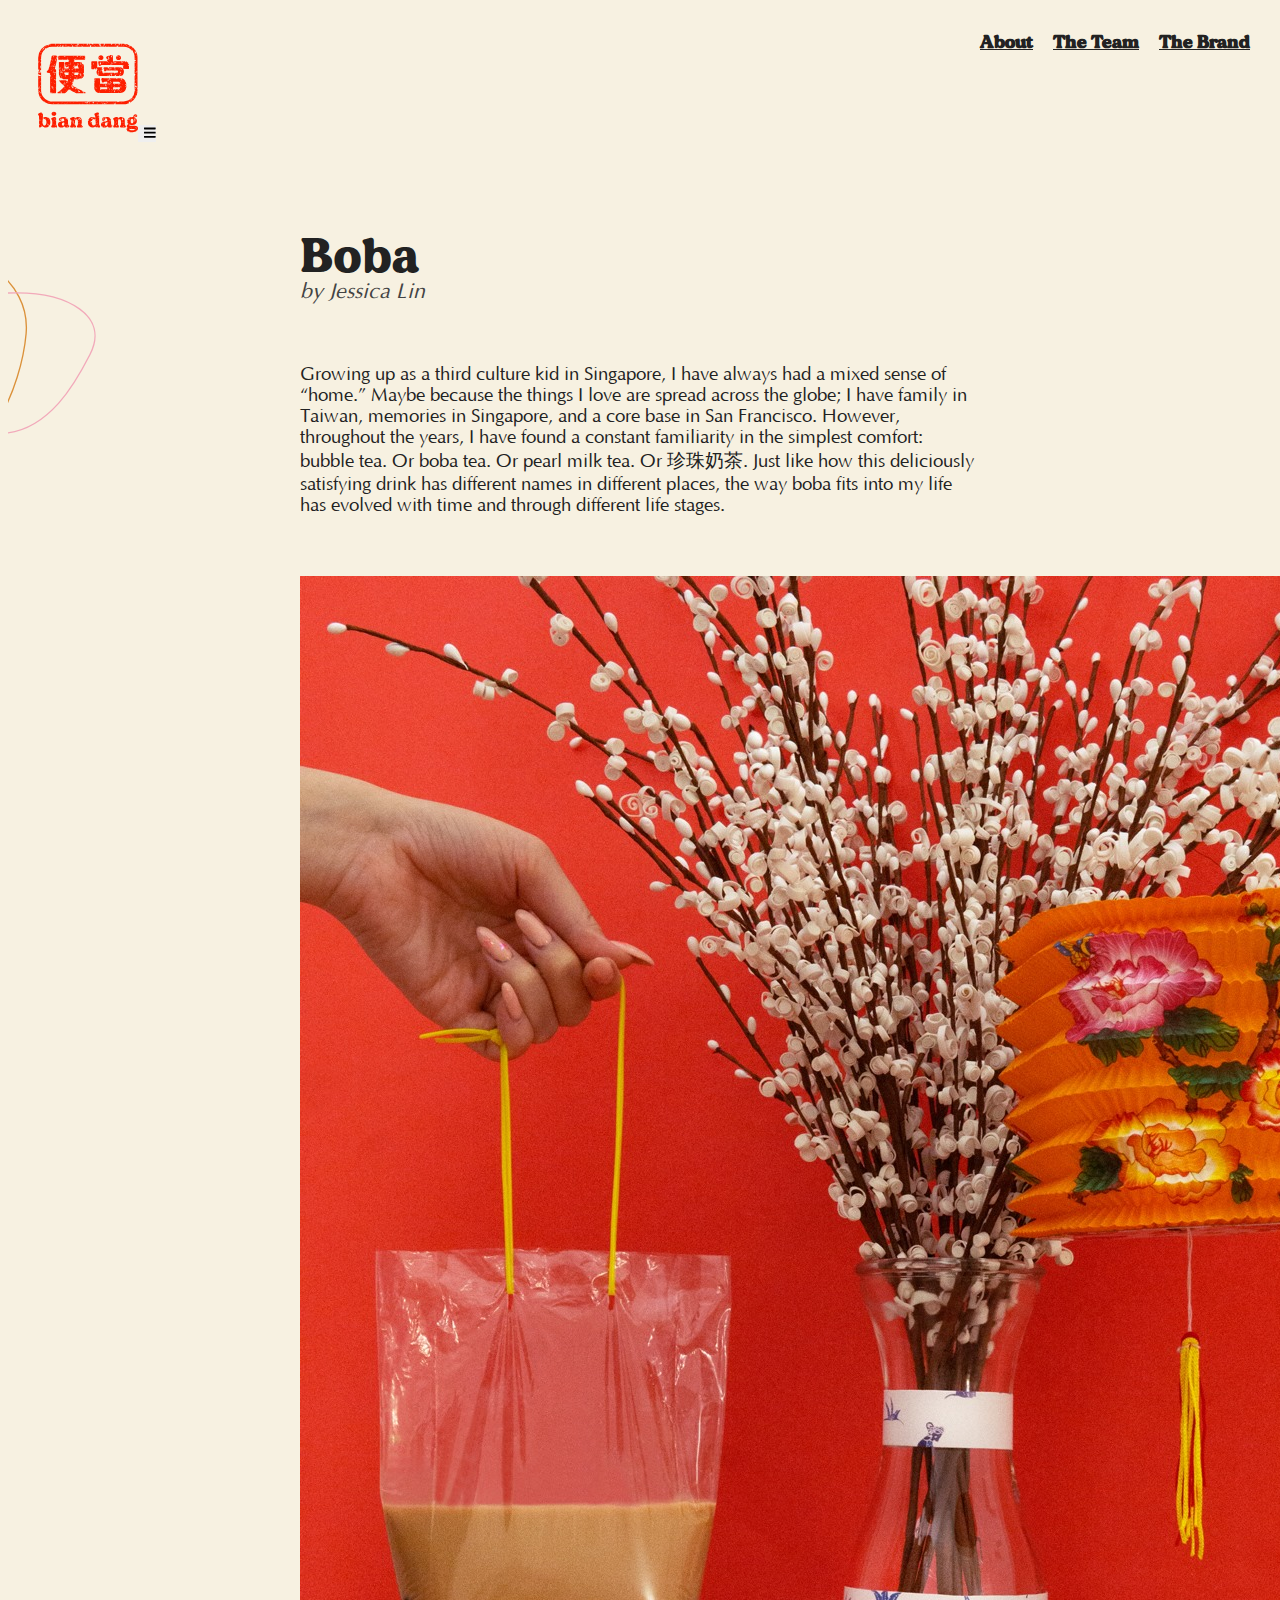
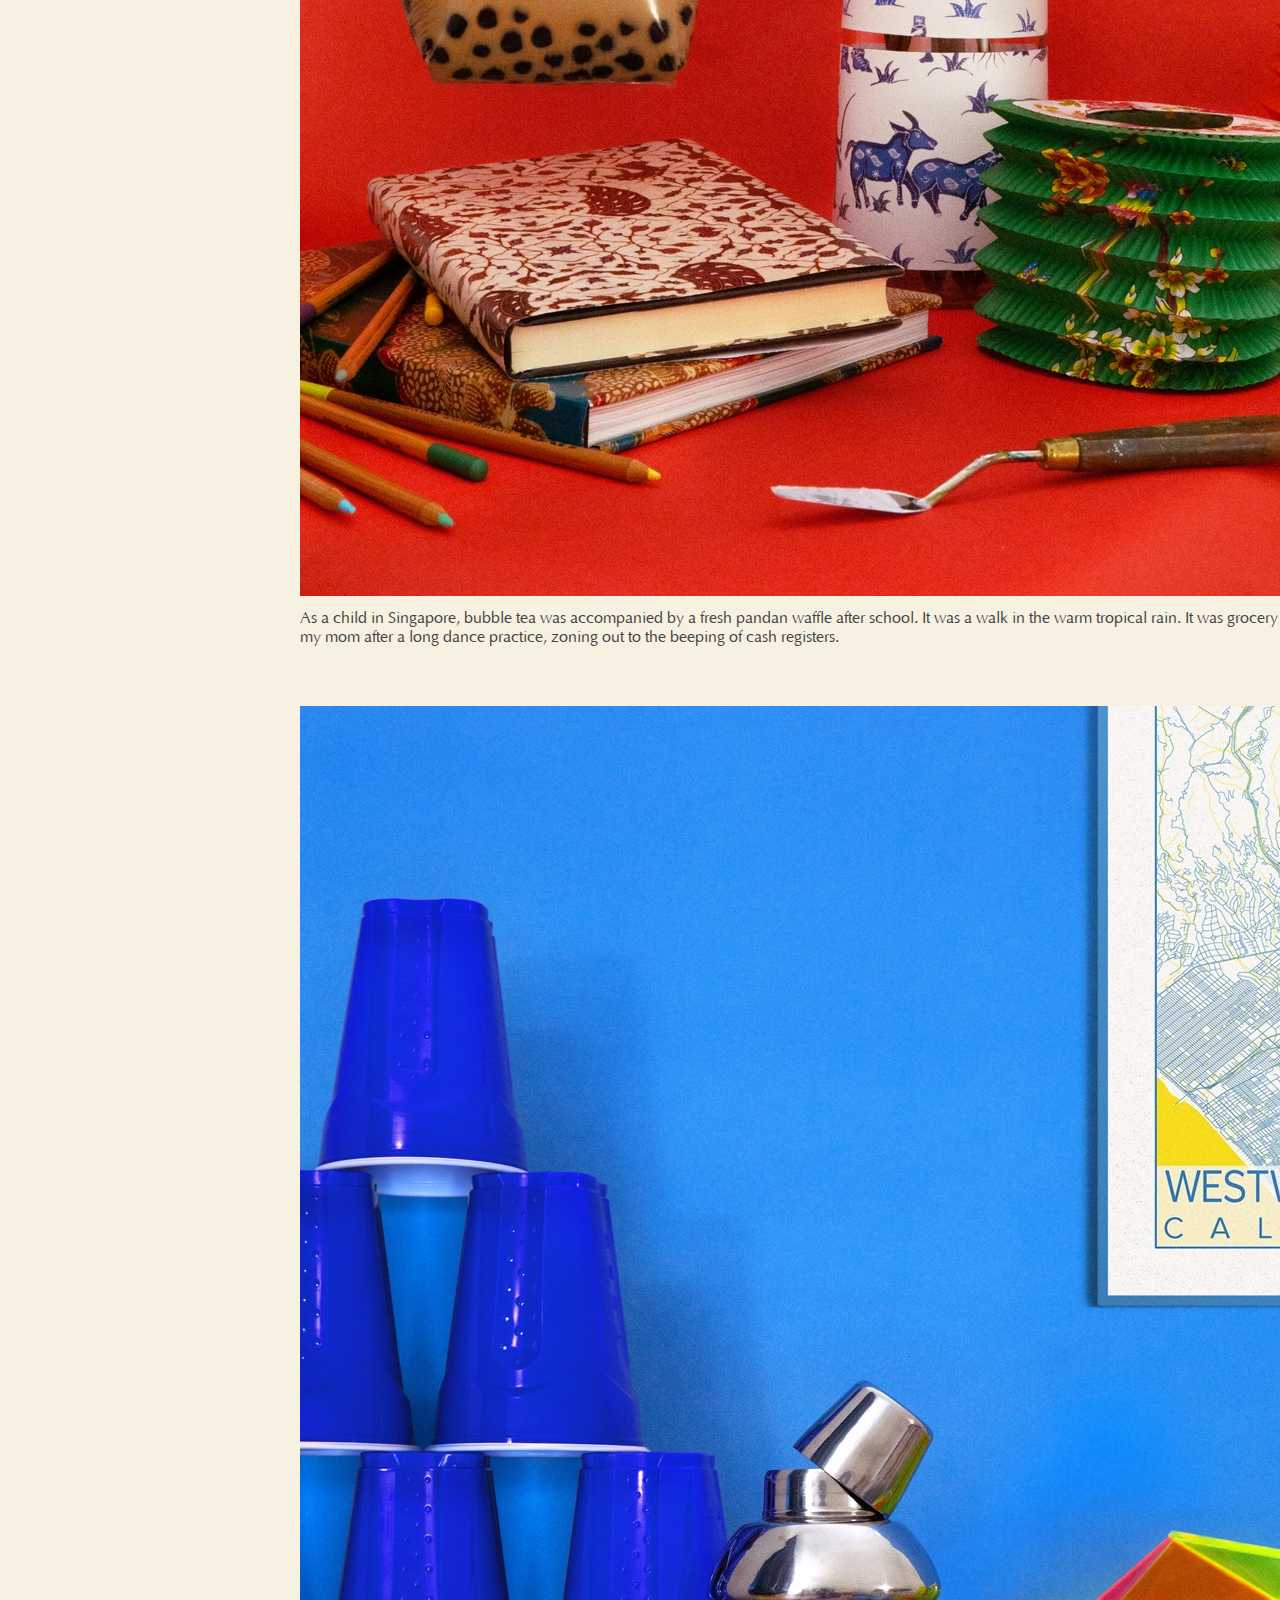
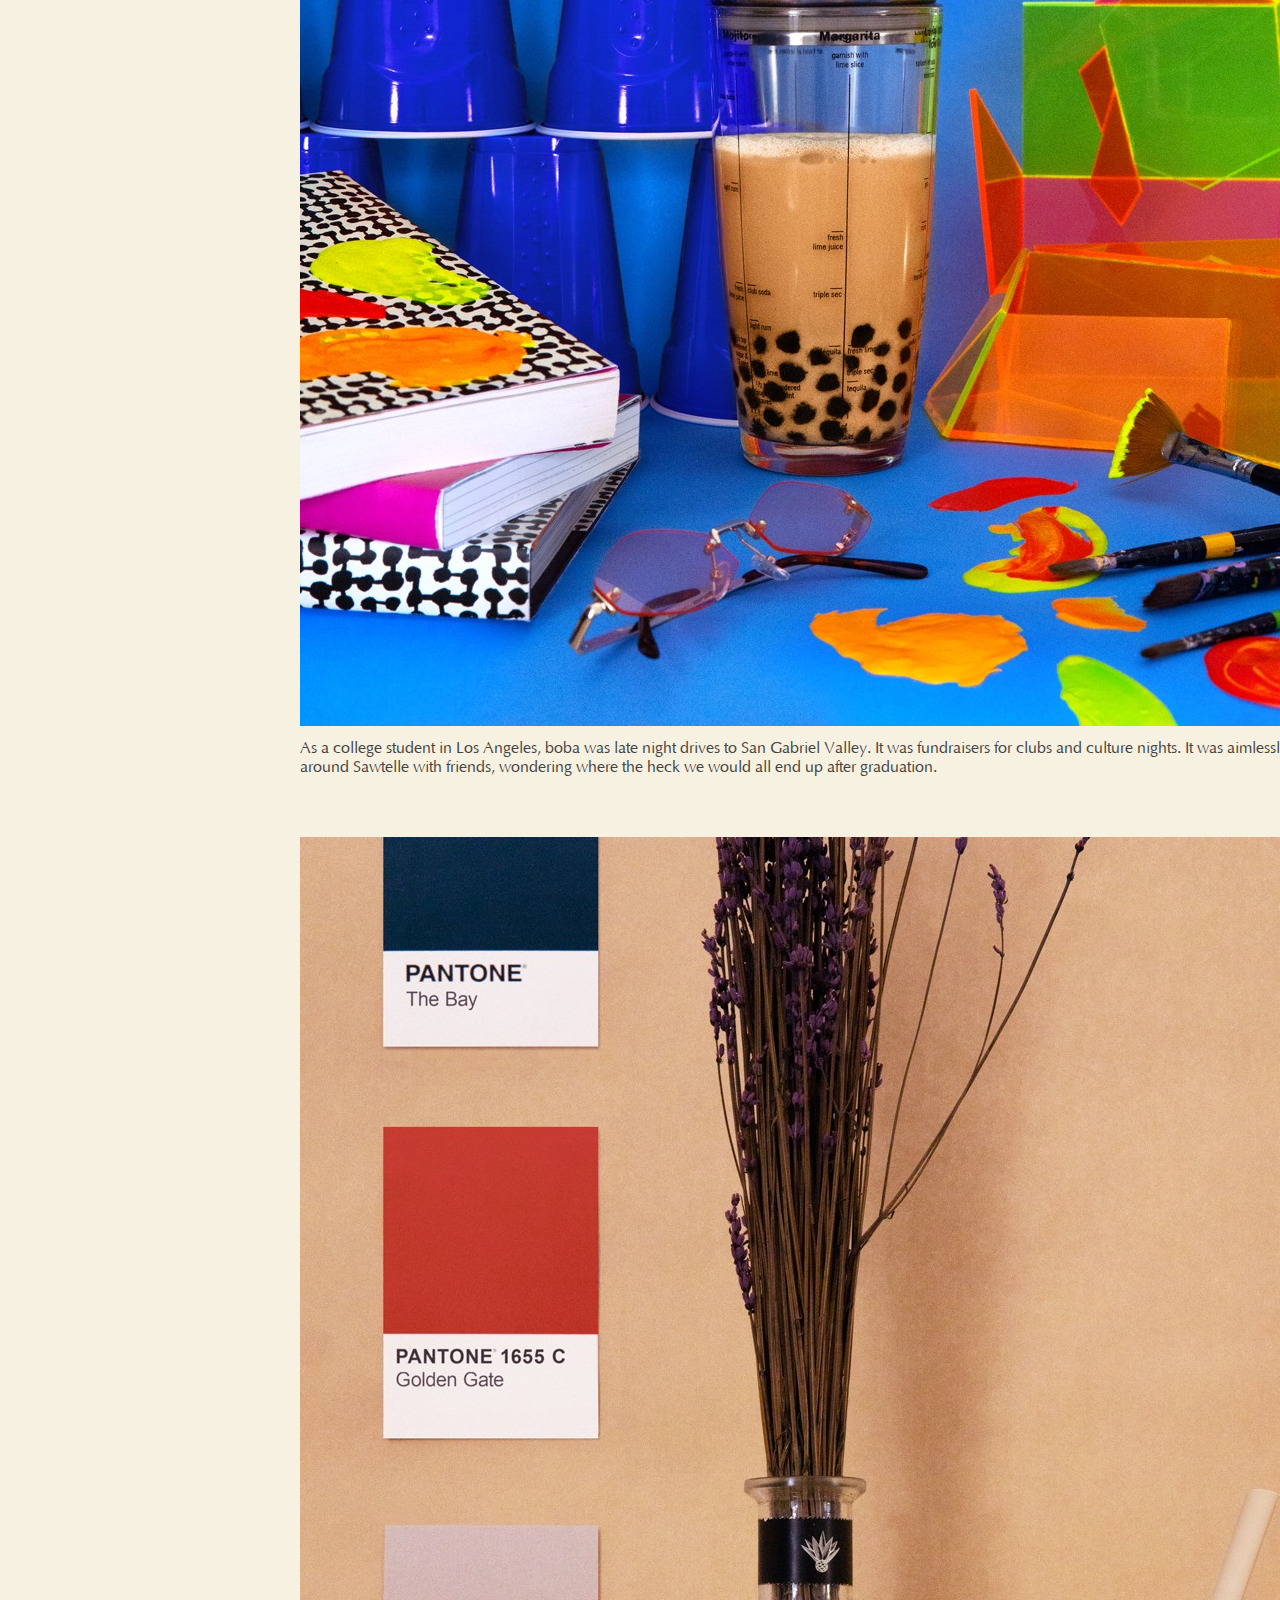
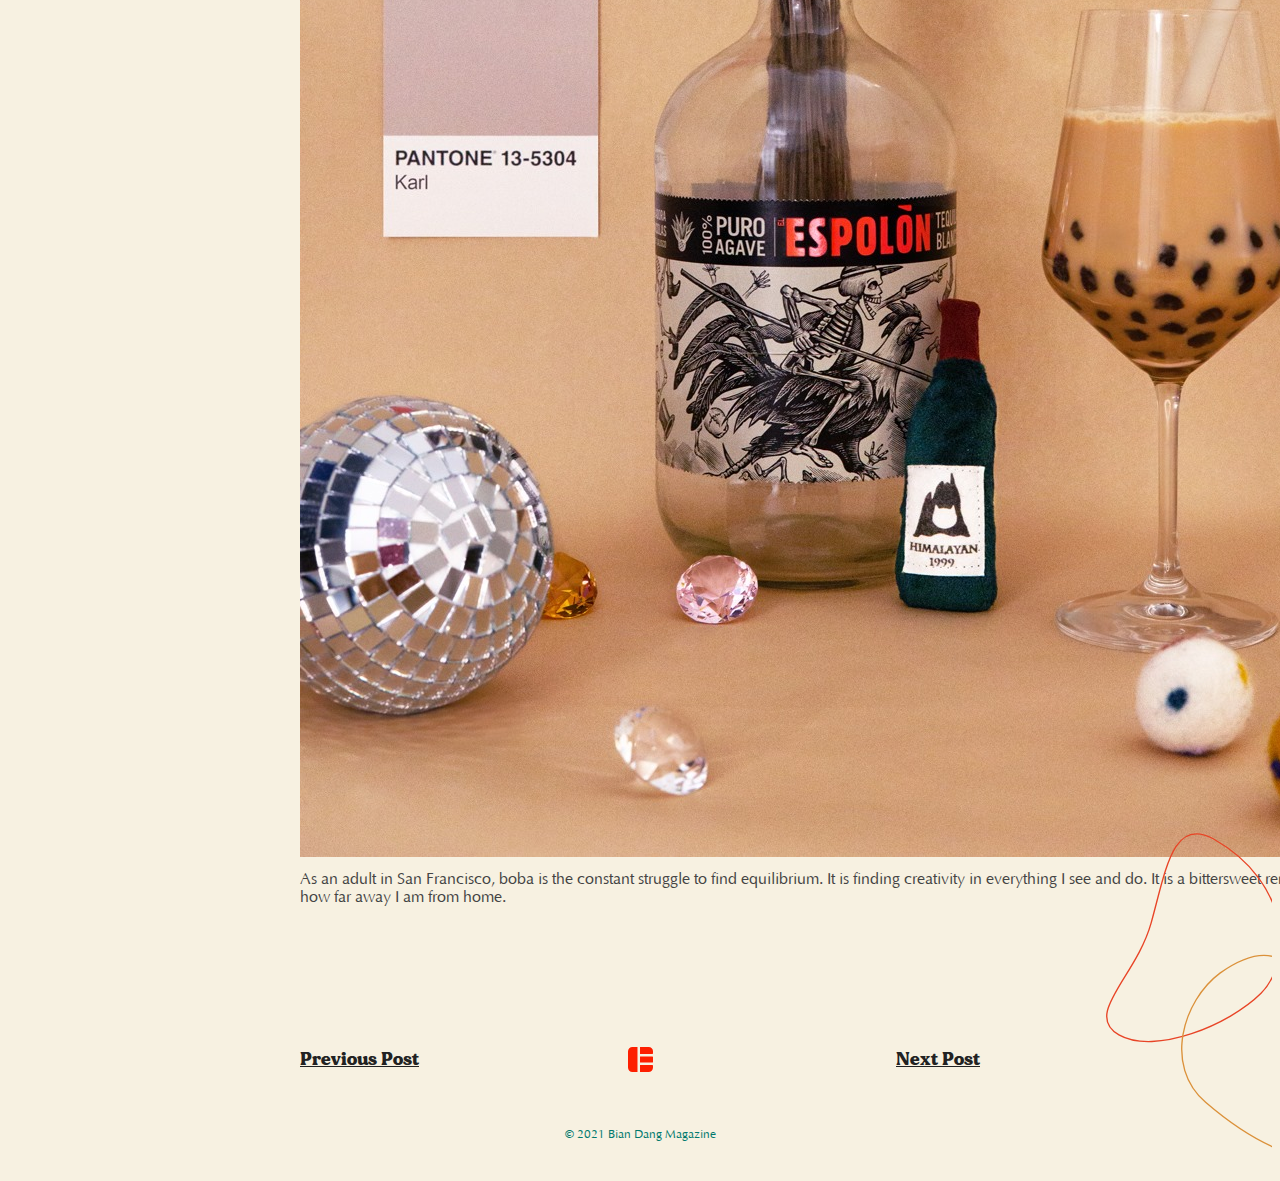
<file: boba/index.html>
<!DOCTYPE html><html><head><meta charSet="utf-8"/><meta http-equiv="x-ua-compatible" content="ie=edge"/><meta name="viewport" content="width=device-width, initial-scale=1, shrink-to-fit=no"/><link rel="stylesheet" href="https://maxcdn.bootstrapcdn.com/bootstrap/4.5.0/css/bootstrap.min.css" integrity="sha384-9aIt2nRpC12Uk9gS9baDl411NQApFmC26EwAOH8WgZl5MYYxFfc+NcPb1dKGj7Sk" crossorigin="anonymous"/><style data-href="/styles.e9be1c309243c281e916.css">body,html{background-color:var(--color-memories);height:100%}a,a:hover{color:var(--color-101)}a:hover{text-decoration:none}a:active{color:var(--color-101-faded-1)}:root{--color-memories:#f7f1e1;--color-memories-faded-1:rgba(247,241,225,0.8);--color-memories-faded-2:rgba(247,241,225,0.55);--color-good-luck:#fd1f00;--color-good-luck-faded-1:rgba(253,31,0,0.75);--color-good-luck-faded-2:rgba(253,31,0,0.5);--color-101:#00796d;--color-101-faded-1:rgba(0,121,109,0.75);--color-101-faded-2:rgba(0,121,109,0.5);--color-snacks:#ffa1b7;--color-street-lights:#a9ff4a;--color-golden-carbs:#e78f2d;--color-golden-carbs-faded-1:rgba(231,143,45,0.5);--color-text-dark-dark:#222;--color-text-dark-medium:#444;--color-text-dark-light:#666;--color-text-light-dark:#999;--color-text-light-medium:#bbb;--color-text-light-light:#eee}.styles-module--wrapper--1_5fu{position:relative}.styles-module--grid-outer--38gjQ{display:grid;grid-template-columns:auto;grid-template-rows:auto;position:absolute;top:0;left:0;width:100%;height:100%}.styles-module--boba--2n-VC{grid-column:1/10;grid-row:1/4}.styles-module--bing--3c3T1{grid-column:10/28;grid-row:1}.styles-module--bowl--1_7sF{grid-column:10/28;grid-row:2}.styles-module--bao--8mba4{grid-column:10/28;grid-row:3}.styles-module--about--3tQzK{grid-column:28/32;grid-row:1/4}@font-face{font-family:Dillan;src:url(/static/dillan-d37b9b2d12a003402b70caf083ddce94.otf)}@font-face{font-family:Optima;src:url(/static/Optima-Italic-ff6478c3cd4b8ddd2bc444b30be4e1b8.woff);font-style:italic,oblique}@font-face{font-family:Optima;src:url(/static/Optima-Bold-4bcc802da04837b44ab2d5e467c857fc.woff);font-weight:700;font-style:normal}@font-face{font-family:Optima;src:url(/static/Optima-69c36d2c33305af0a3a89d1d05851cc0.woff)}@font-face{font-family:MQingHua;src:url(/static/mqinghuahk-4a8289304cee0cf6e18d09566d4fd449.otf)}:root{--font-sans-serif:Optima,Helvetica,Arial,sans-serif;--font-serif:Dillan,Georgia,"Times New Roman",MQingHua,serif}.text-module--header-lg--1-O_q{font-family:var(--font-serif);color:var(--color-text-dark-dark)}@media (max-width:576px){.text-module--header-lg--1-O_q{font-size:24pt;line-height:22pt}}@media (min-width:576px){.text-module--header-lg--1-O_q{font-size:28pt;line-height:24pt}}@media (min-width:768px){.text-module--header-lg--1-O_q{font-size:36pt;line-height:36pt}}.text-module--header-md--1zKdh{font-family:var(--font-sans-serif);font-style:italic;color:var(--color-text-dark-medium)}@media (max-width:576px){.text-module--header-md--1zKdh{font-size:13pt}}@media (min-width:576px){.text-module--header-md--1zKdh{font-size:14pt}}@media (min-width:768px){.text-module--header-md--1zKdh{font-size:16pt}}.text-module--header-sm--1F3Xe{font-family:var(--font-sans-serif);font-weight:700;color:var(--color-text-dark-dark)}@media (max-width:576px){.text-module--header-sm--1F3Xe{font-size:12pt}}@media (min-width:576px){.text-module--header-sm--1F3Xe{font-size:12pt}}@media (min-width:768px){.text-module--header-sm--1F3Xe{font-size:14pt}}.text-module--header-xs--2jCmw{font-family:var(--font-sans-serif);text-transform:uppercase;font-weight:700;color:var(--color-text-dark-dark)}@media (max-width:576px){.text-module--header-xs--2jCmw{font-size:11pt}}@media (min-width:576px){.text-module--header-xs--2jCmw{font-size:11pt}}@media (min-width:768px){.text-module--header-xs--2jCmw{font-size:12pt}}.text-module--body-text--1G1SB{font-family:var(--font-sans-serif);font-size:14pt;color:var(--color-text-dark-dark)}a.text-module--body-text--1G1SB{color:var(--test-101)}.text-module--poetry-text--1VkHD{font-family:var(--font-sans-serif);font-size:14pt;line-height:24pt}.text-module--dark-mode-color--11rvQ{color:var(--color-memories);text-shadow:2px 2px 5px #000}.text-module--caption-text--3bwoB{font-family:var(--font-sans-serif);font-size:12pt;line-height:14pt;color:var(--color-text-dark-medium)}@media (max-width:576px){.text-module--caption-text--3bwoB{font-size:10pt}}@media (min-width:576px){.text-module--caption-text--3bwoB{font-size:11pt}}@media (min-width:768px){.text-module--caption-text--3bwoB{font-size:12pt}}.text-module--label-text--1NymC{font-family:var(--font-sans-serif);font-size:14pt;text-transform:uppercase}.text-module--ingredient-list-text--1FeCv{font-family:var(--font-sans-serif);font-size:14pt;line-height:16pt;color:var(--color-text-dark-dark)}.text-module--footnote-text--18fDy{font-family:var(--font-sans-serif);font-size:12pt;color:var(--color-text-dark-medium)}.text-module--footnote-text--18fDy:target{background-color:var(--color-golden-carbs-faded-1)!important}.styles-module--home-list--3Kmqo{padding:0;margin:0}.styles-module--article-wrapper--InArF{display:inline-block;padding-bottom:30px}.styles-module--article-wrapper--InArF:hover>div>div{color:var(--color-101)!important}.styles-module--logotype--1t3Ys,.styles-module--logotype-static--34ApO{fill:var(--color-good-luck)}.styles-module--logotype--1t3Ys:hover{fill:var(--color-good-luck-faded-1)}.styles-module--logotype--1t3Ys:active{fill:var(--color-good-luck-faded-2)}.styles-module--icon--2zdnD{fill:var(--color-good-luck)}.styles-module--icon--2zdnD:hover{fill:var(--color-good-luck-faded-1)}.styles-module--icon--2zdnD:focus{fill:var(--color-good-luck-faded-2);outline:none}.styles-module--header--7xmbW,.styles-module--header-dark--3GtH3{padding:0;margin-bottom:50px}.styles-module--header--7xmbW{background-color:var(--color-memories)}.styles-module--header-dark--3GtH3{text-shadow:1px 1px 5px #000}@media (max-width:768px){.styles-module--header--7xmbW,.styles-module--header-dark--3GtH3{padding-left:20px;padding-right:20px;padding-top:15px}}@media (min-width:768px){.styles-module--header--7xmbW,.styles-module--header-dark--3GtH3{padding:30px}}@media (min-width:768px){.styles-module--small-logo-button--3xsaQ,.styles-module--xsmall-logo-button--aOiij{display:none}}@media (max-width:768px) and (min-width:576px){.styles-module--medium-logo-button--1Wd0L,.styles-module--xsmall-logo-button--aOiij{display:none}}@media (max-width:576px){.styles-module--medium-logo-button--1Wd0L,.styles-module--small-logo-button--3xsaQ{display:none}}.styles-module--hamburger-button--3TIzI,.styles-module--hamburger-button-dark--2B9gs{border-width:0!important;padding-right:0!important}.styles-module--hamburger-button-dark--2B9gs{color:var(--color-memories)}@media (min-width:576px){.styles-module--buttons--4wg_N{position:absolute;top:30px;right:30px}}@media (max-width:768px) and (min-width:576px){.styles-module--buttons--4wg_N{position:absolute;top:20px;right:20px}}.styles-module--button--25GW4{text-align:right;padding-left:10px;padding-right:10px}@media (max-width:576px){.styles-module--button--25GW4{display:relative;padding-right:0}}@media (min-width:576px){.styles-module--button--25GW4{display:inline}.styles-module--button--25GW4:last-child{padding-right:0}}.styles-module--link--I3Vg_,.styles-module--link-dark--3PdLD{font-weight:700;font-family:var(--font-serif)}@media (max-width:576px){.styles-module--link--I3Vg_,.styles-module--link-dark--3PdLD{font-size:16px}}@media (min-width:576px){.styles-module--link--I3Vg_,.styles-module--link-dark--3PdLD{font-size:18px}}.styles-module--link--I3Vg_{color:var(--color-text-dark-dark)}.styles-module--link-dark--3PdLD{color:var(--color-memories)}.styles-module--button--25GW4:first-child>.styles-module--link--I3Vg_:hover,.styles-module--button--25GW4:first-child>.styles-module--link-dark--3PdLD:hover{color:var(--color-golden-carbs)}.styles-module--button--25GW4:nth-child(2)>.styles-module--link--I3Vg_:hover,.styles-module--button--25GW4:nth-child(2)>.styles-module--link-dark--3PdLD:hover{color:var(--color-101)}.styles-module--button--25GW4:nth-child(3)>.styles-module--link--I3Vg_:hover,.styles-module--button--25GW4:nth-child(3)>.styles-module--link-dark--3PdLD:hover{color:var(--color-good-luck)}.styles-module--button--25GW4:first-child>.styles-module--link--I3Vg_:active,.styles-module--button--25GW4:first-child>.styles-module--link-dark--3PdLD:active{color:var(--color-golden-carbs-faded-1)}.styles-module--button--25GW4:nth-child(2)>.styles-module--link--I3Vg_:active,.styles-module--button--25GW4:nth-child(2)>.styles-module--link-dark--3PdLD:active{color:var(--color-101-faded-1)}.styles-module--button--25GW4:nth-child(3)>.styles-module--link--I3Vg_:active,.styles-module--button--25GW4:nth-child(3)>.styles-module--link-dark--3PdLD:active{color:var(--color-good-luck-faded-1)}.styles-module--container--22ewH{width:100%;height:100%;min-height:100vh;display:flex;flex-direction:column}.styles-module--body--30c6z{flex:1 0 auto}.styles-module--large-view--3rh1Q,.styles-module--xlarge-view--3sZOV{display:flex;flex-direction:row;justify-content:center}.styles-module--medium-view--3YB9F,.styles-module--small-view--2X7Re{display:flex;flex-direction:column}.styles-module--desktop-header--2y84c{text-align:right}.styles-module--desktop-home--2mjKs{position:relative}@media (min-width:1200px){.styles-module--desktop-header--2y84c{padding:100px 40px 0 8%}.styles-module--desktop-home--2mjKs{padding:50px 15% 0 0}}@media (min-width:992px) and (max-width:1200px){.styles-module--desktop-header--2y84c{padding:50px 40px 0 5%}.styles-module--desktop-home--2mjKs{padding:50px 5% 0 0}}@media (max-width:992px) and (min-width:768px){.styles-module--desktop-header--2y84c{padding:40px 20px 0 30px}.styles-module--desktop-home--2mjKs{padding:50px 40px 0 0}}@media (min-width:992px){.styles-module--xlarge-view--3sZOV{display:normal}.styles-module--large-view--3rh1Q,.styles-module--medium-view--3YB9F,.styles-module--small-view--2X7Re{display:none}}@media (max-width:992px) and (min-width:768px){.styles-module--xlarge-view--3sZOV{display:none}.styles-module--large-view--3rh1Q{display:normal}.styles-module--medium-view--3YB9F,.styles-module--small-view--2X7Re{display:none}}@media (max-width:768px) and (min-width:576px){.styles-module--large-view--3rh1Q,.styles-module--xlarge-view--3sZOV{display:none}.styles-module--medium-view--3YB9F{display:normal}.styles-module--small-view--2X7Re{display:none}}@media (max-width:576px){.styles-module--large-view--3rh1Q,.styles-module--medium-view--3YB9F,.styles-module--xlarge-view--3sZOV{display:none}.styles-module--small-view--2X7Re{display:normal}}.styles-module--medium-view--3YB9F,.styles-module--small-view--2X7Re{padding-left:25px;padding-right:25px}.styles-module--compact-header--2-Fk5{margin-left:-25px;margin-right:-25px}.styles-module--logotype--1vvBi{padding-top:50px;padding-bottom:30px}.styles-module--link--3nvcj{color:var(--color-text-dark-dark);font-weight:700;font-family:var(--font-serif);font-size:20px}.styles-module--button--2W201:first-child>.styles-module--link--3nvcj:hover{color:var(--color-golden-carbs)}.styles-module--button--2W201:nth-child(2)>.styles-module--link--3nvcj:hover{color:var(--color-101)}.styles-module--button--2W201:nth-child(3)>.styles-module--link--3nvcj:hover{color:var(--color-good-luck)}.styles-module--button--2W201:first-child>.styles-module--link--3nvcj:active{color:var(--color-golden-carbs-faded-1)}.styles-module--button--2W201:nth-child(2)>.styles-module--link--3nvcj:active{color:var(--color-101-faded-1)}.styles-module--button--2W201:nth-child(3)>.styles-module--link--3nvcj:active{color:var(--color-good-luck-faded-1)}@media (min-width:992px){.styles-module--link--3nvcj{font-size:22px}}@media (max-width:992px){.styles-module--link--3nvcj{font-size:18px}}.styles-module--footer--2ZK30{flex-shrink:1}.styles-module--footer--3aAW0,.styles-module--footer-dark--1jt6j{font-family:var(--font-sans-serif);font-size:12px;text-align:center;width:calc(100% + 30px);margin-left:-15px;padding-top:20px;padding-bottom:40px;flex-shrink:0}.styles-module--footer-dark--1jt6j{color:var(--color-street-lights)}.styles-module--footer--3aAW0{color:var(--color-101)}.styles-module--home-button--zbCnr,.styles-module--next-button--X3t6y,.styles-module--previous-button--2v-DQ{width:200px}.styles-module--next-button--X3t6y{text-align:right}.styles-module--home-button--zbCnr{text-align:center}.styles-module--previous-button--2v-DQ{text-align:left}.styles-module--navigation-buttons--ypNJC{padding:20px 10px 30px;display:flex;flex-flow:row nowrap;justify-content:space-between}.styles-module--navigation-button--yTywb{color:var(--color-text-dark-dark);font-family:var(--font-serif)}.styles-module--navigation-button-dm--3YKaw{color:var(--color-memories);font-family:var(--font-serif)}@media (max-width:576px){.styles-module--navigation-button--yTywb{font-size:24px}.styles-module--desktop-text--DvLHn{display:none}}@media (min-width:576px){.styles-module--navigation-button--yTywb{font-size:16px}.styles-module--mobile-text--mlqer{display:none}}@media (min-width:768px){.styles-module--navigation-button--yTywb{font-size:18px}}.styles-module--floating-header--X9chC{position:absolute;top:0;width:100%}.styles-module--banner--2XvxG{position:relative;top:0;width:100%;padding-bottom:20px}.styles-module--banner-photo--1idNc{width:100%}.styles-module--banner-caption--3dNNU{text-align:right;padding-top:10px;padding-right:10px}.styles-module--container--3UmgE{background-color:var(--color-memories);min-height:100vh;display:flex;flex-flow:column nowrap;background-size:cover;background-position:50%}.styles-module--viewport--5KMcd{flex-direction:row;flex:1 0 auto;display:flex;align-items:stretch;justify-content:center}.styles-module--full-layout--3-K5w,.styles-module--layout--3uU9X{display:flex;flex-direction:column;flex:1 0 auto;align-items:stretch;padding-left:10px;padding-right:10px;width:100%}.styles-module--layout--3uU9X{max-width:700px}.styles-module--full-layout--3-K5w{max-width:1400px}.styles-module--page--32fnf{padding:10px 10px 60px;flex:1 0 auto}.styles-module--sticky-footer--2ZP2W{flex-shrink:0}@media (max-width:768px){.styles-module--rubber-bands--a0MJE{display:none}}.styles-module--rubber-bands--a0MJE{position:relative;overflow:hidden;flex:1 0 auto}.styles-module--rubber-band--158Rt{width:50%;min-width:400px;position:absolute}.styles-module--header--2mGlj{padding-bottom:40px}.styles-module--section--RptwP{padding-bottom:60px}.styles-module--subscription-header--15efB{font-family:var(--font-serif);font-size:32px;padding-bottom:20px}.styles-module--email-input--254iT{height:55px;padding-left:10px;font-size:14pt;font-family:var(--font-sans-serif);border-color:var(--color-good-luck-faded-2);margin-top:20px;margin-bottom:20px;display:inline-block;position:relative;top:1px}@media (max-width:576px){.styles-module--email-input--254iT,.styles-module--email-submit--3OL9A{width:100%;border-radius:8px}}@media (min-width:576px){.styles-module--email-input--254iT{width:80%;border-radius:8px 0 0 8px}.styles-module--email-submit--3OL9A{width:20%;border-radius:0 8px 8px 0}}.styles-module--email-submit--3OL9A{margin:auto;height:55px;background-color:var(--color-good-luck);padding:10px;font-family:var(--font-serif);display:inline-block;border:2px solid var(--color-good-luck);color:var(--color-memories)}.styles-module--email-submit--3OL9A:hover{background-color:var(--color-good-luck-faded-2);border:2px solid var(--color-good-luck-faded-2)}.styles-module--header--2HRYG{padding-bottom:60px}.styles-module--buttonLg--3Xe7X,.styles-module--buttonMd--1pjkL{padding:10px;font-family:var(--font-serif);display:inline-block;border-radius:8px;border:2px solid var(--color-good-luck);color:var(--color-good-luck)}.styles-module--buttonLg--3Xe7X:hover,.styles-module--buttonMd--1pjkL:hover{background-color:var(--color-101-faded);border-color:var(--color-101-faded);opacity:.8}.styles-module--buttonLg--3Xe7X:active,.styles-module--buttonMd--1pjkL:active{background-color:var(--color-101);border-color:var(--color-101);opacity:.6}.styles-module--buttonMd--1pjkL{font-size:12pt}.styles-module--buttonLg--3Xe7X{font-size:16pt}.styles-module--article--2ezRK{padding-bottom:60px}.styles-module--by-lines--ZzAYX{padding-bottom:20px}.styles-module--header--QdUmO{padding-bottom:60px}.styles-module--callout--2yVmE{display:inline-block;padding:10px;border:#639;background-color:red}.styles-module--carousel-footer--3uDCL{display:flex;flex-direction:row;justify-content:space-between;padding-top:10px;padding-bottom:10px}.styles-module--caption--CaRLp{width:50%;flex:1 0 auto}.styles-module--thumbnails--2-3ZK{display:flex;flex-direction:row;justify-content:flex-end;margin-top:10px;margin-bottom:10px;flex:1 0 auto}.styles-module--selected-thumbnail--1LHgM,.styles-module--thumbnail--3vUVW{display:inline-block;width:25px;height:25px;margin-left:5px;margin-right:5px;border-style:none!important;outline:none!important}.styles-module--selected-thumbnail--1LHgM:last-child,.styles-module--thumbnail--3vUVW:last-child{margin-right:0}.styles-module--selected-thumbnail--1LHgM{background-color:var(--color-golden-carbs)}.styles-module--thumbnail--3vUVW{background-color:var(--color-golden-carbs-faded-1)}.styles-module--banner-photo--2XYOp,.styles-module--header--JRpjY{padding-bottom:40px}@media (min-width:576px){.styles-module--banner-photo--2XYOp{width:calc(100% + 150px);margin-left:-75px}}@media (max-width:576px){.styles-module--banner-photo--2XYOp{width:calc(100% + 40px);margin-left:-20px}}.styles-module--attributes--1C38A{padding-bottom:20px;padding-top:10px}.styles-module--equipment--28c1a,.styles-module--ingredients--1Abot{padding-bottom:20px}.styles-module--ingredients-section--LxPO7{padding-bottom:10px}.styles-module--ingredients-list--OjC7a{list-style:none;padding-left:0}.styles-module--ingredients-list--OjC7a>li{padding-bottom:10px}@media (max-width:768px){.styles-module--ingredient-name-and-modifier--Hh_By,.styles-module--ingredient-quantity--2C-h8{display:inline}}@media (min-width:768px){.styles-module--ingredient-quantity--2C-h8{width:40px;margin-left:-40px;padding-right:5px;text-align:right;display:inline-block;vertical-align:top}.styles-module--ingredient-name-and-modifier--Hh_By{display:inline-block}}.styles-module--step--1VD3-{padding-bottom:20px}.styles-module--step-note--TiXGA{padding-bottom:10px}@media (max-width:768px){.styles-module--step-note-number--3SHY9{display:inline}}@media (min-width:768px){.styles-module--step-note-number--3SHY9{display:inline-block;width:20px;margin-left:-20px;padding-right:5px}}@keyframes closeWindow{0%{opacity:1}to{opacity:0}}.ril__outer{background-color:rgba(0,0,0,.85);outline:none;top:0;left:0;right:0;bottom:0;z-index:1000;width:100%;height:100%;-ms-content-zooming:none;-ms-user-select:none;-ms-touch-select:none;touch-action:none}.ril__outerClosing{opacity:0}.ril__image,.ril__imageNext,.ril__imagePrev,.ril__inner{position:absolute;top:0;left:0;right:0;bottom:0}.ril__image,.ril__imageNext,.ril__imagePrev{margin:auto;max-width:none;-ms-content-zooming:none;-ms-user-select:none;-ms-touch-select:none;touch-action:none}.ril__imageDiscourager{background-repeat:no-repeat;background-position:50%;background-size:contain}.ril__navButtons{border:none;position:absolute;top:0;bottom:0;width:20px;height:34px;padding:40px 30px;margin:auto;cursor:pointer;opacity:.7}.ril__navButtons:hover{opacity:1}.ril__navButtons:active{opacity:.7}.ril__navButtonPrev{left:0;background:rgba(0,0,0,.2) url("[data-uri]") no-repeat 50%}.ril__navButtonNext{right:0;background:rgba(0,0,0,.2) url("[data-uri]") no-repeat 50%}.ril__downloadBlocker{position:absolute;top:0;left:0;right:0;bottom:0;background-image:url("[data-uri]");background-size:cover}.ril__caption,.ril__toolbar{background-color:rgba(0,0,0,.5);position:absolute;left:0;right:0;display:flex;justify-content:space-between}.ril__caption{bottom:0;max-height:150px;overflow:auto}.ril__captionContent{padding:10px 20px;color:#fff}.ril__toolbar{top:0;height:50px}.ril__toolbarSide{height:50px;margin:0}.ril__toolbarLeftSide{padding-left:20px;padding-right:0;flex:0 1 auto;overflow:hidden;text-overflow:ellipsis}.ril__toolbarRightSide{padding-left:0;padding-right:20px;flex:0 0 auto}.ril__toolbarItem{display:inline-block;line-height:50px;padding:0;color:#fff;font-size:120%;max-width:100%;overflow:hidden;text-overflow:ellipsis;white-space:nowrap}.ril__toolbarItemChild{vertical-align:middle}.ril__builtinButton{width:40px;height:35px;cursor:pointer;border:none;opacity:.7}.ril__builtinButton:hover{opacity:1}.ril__builtinButton:active{outline:none}.ril__builtinButtonDisabled{cursor:default;opacity:.5}.ril__builtinButtonDisabled:hover{opacity:.5}.ril__closeButton{background:url("[data-uri]") no-repeat 50%}.ril__zoomInButton{background:url("[data-uri]") no-repeat 50%}.ril__zoomOutButton{background:url("[data-uri]") no-repeat 50%}.ril__outerAnimating{animation-name:closeWindow}@keyframes pointFade{0%,19.999%,to{opacity:0}20%{opacity:1}}.ril__loadingCircle{width:60px;height:60px;position:relative}.ril__loadingCirclePoint{width:100%;height:100%;position:absolute;left:0;top:0}.ril__loadingCirclePoint:before{content:"";display:block;margin:0 auto;width:11%;height:30%;background-color:#fff;border-radius:30%;animation:pointFade .8s ease-in-out infinite both}.ril__loadingCirclePoint:first-of-type{transform:rotate(0deg)}.ril__loadingCirclePoint:first-of-type:before,.ril__loadingCirclePoint:nth-of-type(7):before{animation-delay:-.8s}.ril__loadingCirclePoint:nth-of-type(2){transform:rotate(30deg)}.ril__loadingCirclePoint:nth-of-type(8){transform:rotate(210deg)}.ril__loadingCirclePoint:nth-of-type(2):before,.ril__loadingCirclePoint:nth-of-type(8):before{animation-delay:-666ms}.ril__loadingCirclePoint:nth-of-type(3){transform:rotate(60deg)}.ril__loadingCirclePoint:nth-of-type(9){transform:rotate(240deg)}.ril__loadingCirclePoint:nth-of-type(3):before,.ril__loadingCirclePoint:nth-of-type(9):before{animation-delay:-533ms}.ril__loadingCirclePoint:nth-of-type(4){transform:rotate(90deg)}.ril__loadingCirclePoint:nth-of-type(10){transform:rotate(270deg)}.ril__loadingCirclePoint:nth-of-type(4):before,.ril__loadingCirclePoint:nth-of-type(10):before{animation-delay:-.4s}.ril__loadingCirclePoint:nth-of-type(5){transform:rotate(120deg)}.ril__loadingCirclePoint:nth-of-type(11){transform:rotate(300deg)}.ril__loadingCirclePoint:nth-of-type(5):before,.ril__loadingCirclePoint:nth-of-type(11):before{animation-delay:-266ms}.ril__loadingCirclePoint:nth-of-type(6){transform:rotate(150deg)}.ril__loadingCirclePoint:nth-of-type(12){transform:rotate(330deg)}.ril__loadingCirclePoint:nth-of-type(6):before,.ril__loadingCirclePoint:nth-of-type(12):before{animation-delay:-133ms}.ril__loadingCirclePoint:nth-of-type(7){transform:rotate(180deg)}.ril__loadingCirclePoint:nth-of-type(13){transform:rotate(1turn)}.ril__loadingCirclePoint:nth-of-type(7):before,.ril__loadingCirclePoint:nth-of-type(13):before{animation-delay:0ms}.ril__loadingContainer{position:absolute;top:0;right:0;bottom:0;left:0}.ril__imageNext .ril__loadingContainer,.ril__imagePrev .ril__loadingContainer{display:none}.ril__errorContainer{position:absolute;top:0;right:0;bottom:0;left:0;display:flex;align-items:center;justify-content:center;color:#fff}.ril__imageNext .ril__errorContainer,.ril__imagePrev .ril__errorContainer{display:none}.ril__loadingContainer__icon{color:#fff;position:absolute;top:50%;left:50%;transform:translateX(-50%) translateY(-50%)}.styles-module--description--3F5ur,.styles-module--header--3mZ_R{padding-bottom:60px}.styles-module--caption--1Alft{padding-top:10px;text-align:left}.styles-module--image-wrapper--w1Wzn{padding:0 0 60px;display:inline-block;background:none}.styles-module--image-wrapper--w1Wzn,.styles-module--image-wrapper--w1Wzn:focus{border-style:none!important;outline:none!important}.styles-module--header--2W_0p,.styles-module--mobile-header--wl5qy{padding-bottom:40px}.styles-module--mobile-view--10bbr{display:none}.styles-module--desktop-view--Tz4wB{display:inherit}@media (pointer:coarse),(pointer:none){.styles-module--mobile-view--10bbr{display:inherit}.styles-module--desktop-view--Tz4wB{display:none}}.styles-module--mobile-view--10bbr{max-width:700px;margin:auto}.styles-module--profile--1iknt{margin-bottom:60px;display:flex;flex-direction:column;align-items:stretch}.styles-module--profile-picture--GTCD4{border-radius:25px}.styles-module--profile-information--2A-r-{flex-grow:1}.styles-module--profile-name--WODKn{font-size:32px;font-family:var(--font-serif);padding-top:10px}.styles-module--position--3GCUM{font-family:var(--font-sans-serif);font-size:18px;line-height:18px;padding-bottom:30px}.styles-module--prompt--1nh6_{font-family:var(--font-sans-serif);color:var(--color-101);font-size:18px;padding-bottom:10px}.styles-module--answer--ITQaW{font-family:var(--font-sans-serif);font-size:18px;line-height:18px;padding-bottom:30px}.styles-module--social-link--alp2G{font-size:16px;font-family:var(--font-sans-serif);color:var(--color-101);font-weight:700;width:100%;display:inline-block}.styles-module--social-link--alp2G:hover{color:var(--color-101-faded-1)}.styles-module--social-label--1ed0I{display:inline-block;width:30px;text-align:center;margin-right:10px}.styles-module--header--21F2v{padding-bottom:40px}</style><meta name="generator" content="Gatsby 2.25.3"/><title data-react-helmet="true">Boba</title><link rel="preconnect dns-prefetch" href="https://www.google-analytics.com"/><link as="script" rel="preload" href="/webpack-runtime-4284095a435e7441297d.js"/><link as="script" rel="preload" href="/framework-62aa192001dd5d50f28d.js"/><link as="script" rel="preload" href="/app-0c288d2df5a1df5855c6.js"/><link as="script" rel="preload" href="/styles-e9d24b1846c7d6eb9685.js"/><link as="script" rel="preload" href="/cb1608f2-60069e6c3cfef4f49c77.js"/><link as="script" rel="preload" href="/commons-20b0523ff1fd558c71c0.js"/><link as="script" rel="preload" href="/03060bc728d9a7543196429a2604525469c59316-5cfd371b48417adcb2f8.js"/><link as="script" rel="preload" href="/component---src-pages-boba-index-jsx-dd7680656d963f6b3917.js"/><link as="fetch" rel="preload" href="/page-data/boba/page-data.json" crossorigin="anonymous"/><link as="fetch" rel="preload" href="/page-data/app-data.json" crossorigin="anonymous"/></head><body><div id="___gatsby"><div style="outline:none" tabindex="-1" id="gatsby-focus-wrapper"><div class="styles-module--container--3UmgE"><div><nav class="styles-module--header--7xmbW navbar navbar-expand-sm navbar-light"><span class="navbar-brand"><a class="styles-module--medium-logo-button--1Wd0L" href="/"><svg viewBox="0 0 600.92 530.58" alt="便當 | Bian Dang" class="styles-module--logotype--1t3Ys" width="100" height="100"><g id="Layer_2" data-name="Layer 2"><path class="cls-1" d="M374 498.24a3.07 3.07 0 000-.42l-1 2.92a3.52 3.52 0 001-2.5zM371.89.66c.07-.21.14-.43.2-.66h-3.25L368 5.13c2.77-.62 3.26-2.64 3.89-4.47zM339.89 421.73c0 .92-.11 2.36-.65 2.63a2 2 0 01-1.09.11c.41 1.57 1.53 3.33 3.85 6.55 2.15 2.91 2.41 6.7 2.41 13.9a22.52 22.52 0 00-15-5.81 30.9 30.9 0 00-8.6.86 9.69 9.69 0 01-.9.92l-.19-.64A25.35 25.35 0 00305.33 451c.39 1.71-.73 2.47-1.88 3.36-.22.46-.43.92-.62 1.38 2.56 1.45 2.88 3.78 2.16 6.45a4 4 0 01-4.11-.22 43.09 43.09 0 00-.95 9.12v1.46c1.3.39 1.4 1.74 1.78 2.79l-1 1-.54-.57a34.15 34.15 0 005.57 16.05 6.8 6.8 0 014.59 5.1c4.87 4.16 11.31 6.47 19 6.26a23.38 23.38 0 0015.54-6.45c1.14 3.54 4 5.31 9.48 5.31h2.44l-3.36-2.77c3.41-1.24 4.48-1 5.49 2.77h9.2c2.29 0 3.82-.4 4.74-1.26-1.16-2.24-1.2-4.1.66-5.27a31.6 31.6 0 00-3.63-5.73c-2.28-3.16-2.4-7.32-2.4-16.17v-40.4l-1.8 1.16c-4-6-1.08-11.58 1-17.64-1.47-3.69-4.9-5.12-10.17-3.65-1.39.51-8.84 2.66-12.63 3.92a11.67 11.67 0 00-4.27 2.2 16.7 16.7 0 01.27 2.53zm28 71.81l-.77.44c-.59-.86-1.19-1.71-1.79-2.57l1.14-.76zm-2.66-47.77c-.43-2.85-.69-4.61-1.06-7 3.91 3.58 3.96 3.82 1.09 7zM331 440.68c.45.68 0 2-.11 3h-1.15c-.84-1.18-1.68-2.36-2.66-3.72 1.84-1.41 3.18-.49 3.92.72zm-8 2.87l8.43 3.91c-3.94 1.4-7.44 2.28-11.13 1.88-.5 0-.87-1.3-1.12-1.7zm.25 38.73l-3.49-.4v-1.46l3.55-.47c0 .78-.01 1.55-.03 2.33zm5.15 17.7a3.29 3.29 0 01-.13-.81l2.42-.36v1.21c-.69-.02-1.48-.02-2.26-.02zm6.63-9.57a9.25 9.25 0 01-6.72-2.76 23.84 23.84 0 00-1 2.46 9.59 9.59 0 01-.76-4.69c-2.06-3.29-3.14-8-3.25-13.47-4.46-3.41-5.31-3-10.17 1.56.72-1.67 1.09-3.67 2.26-4.95a102.79 102.79 0 017.76-7.05 18.26 18.26 0 01.82 2.15c1.43-7.12 5.11-11.79 11.07-11.79a9.16 9.16 0 016.75 2.84l.42-.07v.57c2.92 3.37 4.4 9 4.4 15.86.07 11.12-3.85 19.34-11.55 19.34zm15.27 2.76c-.44 0-.86-.79-1.28-1.23.45-.42.86-1.11 1.37-1.19s1 .56 1.84 1.11c-.88.66-1.4 1.32-1.9 1.31zm3.11-11.59l4-3.09.9 1.1c-.44 2.41-2.44 2.48-4.87 1.99zm3-5.81c.1-.95.21-1.9.31-2.84l1 .17c-.15.93-.31 1.86-.46 2.79zm3.88-50.49c1.45 3.86.82 5-3.57 6.6.66-3.04.66-3.04 3.63-6.6zm.23 32.17c-2.78 2.92-2.78 2.92-5 1.49zm-6.71 8.39l-2.74 4.28-1.1-.64c.03-1.7.73-2.9 3.9-3.64zm-3.46 14.26c-2.31 1.29-.09 5.29-4.39 7.1.44-3.64.78-6.52 1.12-9.41l1.31-.59zm-5-23.68c-2.87-5-2.25-6.62 2.55-7a6.47 6.47 0 01-2.47 7zM79.35 449.09c-.25 2.28.76 3.92 4 8.47 2.28 3.16 2.4 7.32 2.4 16s-.12 13-2.4 16.17c-3.28 4.55-4.29 6.19-4 8.47.13 2.65 1.9 3.79 5.81 3.79H103a5 5 0 00-.37-.42c.62-.46 1.23-1.28 1.85-1.27s1.22.82 2.15 1.52l-.21.17h3.18c2.38 0 4-.45 4.87-1.45l-1.68-2.46 2.39-2c-.45-1.53-1.57-3.28-3.81-6.39-2-2.77-2.34-6.32-2.39-13.11l-.1-.75h.09v-10.67c-1.53-.86-2.09-2.35-2.69-4l2.69-1.63v-11.45a14.45 14.45 0 00-.42-3.64c-.16 1-1.54 1.59-4.73 2.57l3.38-5.49c-1.74-2.3-4.75-3.08-9-2l-.63.37c.05-.08.09-.16.13-.24-1.8.51-8.78 2.64-12.54 3.85s-5.68 2.94-5.81 5.59zm26.84 11.18l-4.19-4.71c3.61-.29 4.67.81 4.19 4.71zm-1.3 32.24l-4.32-6.17c4.18.05 4.18.05 4.32 6.17zm-5.74-44a12.88 12.88 0 00-.93 2.79 12.14 12.14 0 00.42 2.88c-3.64-1.97-3.59-2.77.51-5.66zm-2.35 33c-.26 1.6-.45 2.75-.66 4-.73-.33-1.17-.38-1.27-.59-.71-1.52-.72-2.78 1.93-3.43zM91.61 461l-.61 5.09c-1.77-2.7-1.77-2.7.61-5.09zM380.52 17.48c2.22-3.93 3.13-4 6.88-2.16l-1.06 2.16h9c-2.14-4 .29-7.49-.31-10.79-.54-3 1.54-4.64 3.11-6.69h-22c-.42 2.51-2.1 5.09-.52 7.55l2.55-1.36c.11.18.31.4.28.46a27.5 27.5 0 00-3.93 10.83zm1.65-11.09c.25.91.49 1.83.73 2.75l-1.19.16-.3-2.77z"></path><path class="cls-1" d="M362.46 1.47a7.13 7.13 0 01-1-1.47H331a4 4 0 01.31.41c.37.62.12 2.36-.36 2.61a3.92 3.92 0 01-3.24.16c-1.33-.78-3.2-1.51-3.11-3.18h-3.92a6.55 6.55 0 01-1.1 2.38C319 1.49 318.46.71 318 0h-7.56c-.46.87-.9 1.75-1.28 2.65-.91 2.18-1.47 4.51-3.12 6.81-.33-.79-1.08-1.68-.92-2.35.45-1.82 1.76-3.52 1.82-5.3a4.22 4.22 0 00-.39-1.81H298c1.4 4.4 0 7.79-4.14 11.37-1.35-2.62.3-5.22-.24-7.58C293.24 2 294.2 1 295.18 0h-53.29l2.38 2.71-1.76 5.45-2.79-1.41-4.09 3.25v7.46h1.28c.23-.58.45-1.17.68-1.75h.59c0 .58.07 1.17.11 1.75h9.11c.3-.58.62-1.19 1-1.83a3.82 3.82 0 01.63 1.83h13.45c1.31-3.81 2.32-3.69 6.16-1.69-.11.63-.23 1.19-.36 1.69H271l.11-.41 1.41.41H303c.12-.66.23-1.31.35-2h1.16c.09.67.19 1.35.28 2H316L312.13 16V6.86c2.37.27 2.94 2.51 3.93 4.3l3-2.4c3.5 3.82-.51 5.86-1.05 8.72h25.56c-.27-.42-.55-.83-.83-1.27a2.91 2.91 0 014.09.22 2.48 2.48 0 01.7 1.05h24.66a1.79 1.79 0 00.29-2.27 46.38 46.38 0 00-2.91-4.21c.85-1 1.58-1.91 2.47-3l-4.79-1.23-2-6.45.69-.28h-3.46zM249.84 11.76l-1.17-.82 2.18-3.24 1.26 1zm13.39.7L262 6.61c3.23 1.98 3.23 2 1.23 5.85zm9.14-3.16c-1.62-4.14-1.4-4.57 2.37-4.69zm63.78-3.43c-.09.54-.71 1-1.78 2.37.25-2.15.37-3.21.5-4.27l.87-.09a5.41 5.41 0 01.41 1.99zm6.34 7.05c-.47 1.15-3.26.86-4.3-.6-.42-.6-.07-1.74-.07-2.64l1-.33c.4.52 1.08 1 1.15 1.55.18 1.43 3.16-.27 2.22 2.02zm2.8-8.25l3.53 1.44c-1.75 1.31-1.75 1.31-3.53-1.44zm11.21 7.66V8.84c2.2 1.24 2.03 2.26 0 3.49z"></path><path class="cls-1" d="M587.24 309.54c1.08 1.29 2.84 1.78 4.41 2.51a81.62 81.62 0 004.47-14.3c-2.14-.29-2.21-.72-2.84-4.46l3 3.67a84 84 0 001.7-16.82V168a4 4 0 00-1.23.66l-.91-1.34 2.14-1.58V147l-1.1 1.33c-.36-.82-.64-1.15-.56-1.35a2.71 2.71 0 011.66-2v-26.6l-.86-.1c.08-.36.15-.71.23-1.07.21-.08.42-.18.63-.27V90.72l-.24-.56a3.85 3.85 0 01.24-.4V83.4a83.19 83.19 0 00-2.88-21.71l-2.29 1.11c-.09-2.07.55-3.34 1.46-4a79.31 79.31 0 00-2-5.67l-.25.18a8.43 8.43 0 01-.3-1.57 83.82 83.82 0 00-9.39-16.89c-1.12.77-2.56.9-4.73.3l3.7-1.72a83.89 83.89 0 00-22.93-21 4 4 0 01-.49 0 36.38 36.38 0 01-6.3-.86c-.32 3.44 2.89 3.22 4.52 4.95-.92 1.68-2.69 2.26-3.48.72-1.91-3.75-4.18-2.66-6.66-.86-1.76-1.54-1.61-2.62-.15-4s3-2.92 4.48-4.43c-2-.94-4-1.79-6-2.57-.2 1-.4 1.94-.61 3-1.94-1.21-4-1.77-2.59-4.13a82.56 82.56 0 00-14-3.4c-.26 1.81-.53 3.77-.92 6.57l-2.46-4.52-3 1.11c-.8-.7-.78-2.14-.18-3.77-2-.14-4-.24-6-.24h-11c-.35 3.85-.67 7.46-1 11.05h-1.24c-1.56-3.63.31-7.35.37-11h-10.99c.1.76.25 1.52.41 2.3.5 2.44.45 4.77-2.45 7.12V2l-.79-.24c-.59 1.24-1.19 2.36-1.84 3.6-.46-.4-.88-.58-.9-.8-.14-1.38-.24-2.77-.26-4.16V0h-14.2l-2.24 1.68a15.74 15.74 0 01-.35-1.68h-20.92l-5.21 6.6c-3.37-2.07-1.42-4.39-1.09-6.6H401.1a6.71 6.71 0 01-.62 3.42c-1 2.22-2.2 4.35-3 6.63s-1.12 4.45-1.81 7.43h7.92c.4-1 .62-2.13 1-3.19.14-.38.71-.61 1.49-1.25a5.65 5.65 0 01.22 4.44h15.25l.74-2.17.94.24c-.11.65-.23 1.29-.35 1.93h47.91l-.27-.06c0-.28 0-.56.05-.84a22.53 22.53 0 004.22-1.21 3 3 0 001.53-2.25c-.07-1.5-1.22-1.91-2.65-1.37-.58.22-1.21.32-2 .53 1.33-3.11 1.33-3.11 6.12-2.44.29 2.55 4 4.71 2.33 7.64h34.49a65.8 65.8 0 0150.83 24 12 12 0 01.19-7.44 17 17 0 004.08 9.6c1.3 1.59 1.47 4.11 2.25 6.53l-.35.19a63 63 0 013.52 7l1.18-7.49c2.59 3.66 2.37 7.43-.3 9.64.35.91.69 1.82 1 2.75 3 3.33 3.86 6.81 2.52 9.87a65.56 65.56 0 011 11.36v12.45a4.88 4.88 0 012.49.8 26.75 26.75 0 013.13 1.69 39 39 0 013.34 3.35l-6.43 3.15-2.53-1v35.52l1.81-.86c-.75 2.5-1.19 3.81-1.81 4.17v36.93c1.61.68 2.82 2.5 4.85 2 .16.43.32.87.47 1.3l-4.14 4.8 1.95 3.37-3.13.29v27.71l2.37 4.84a14.73 14.73 0 01-2.37-1v37c2.47-.56 4-1.42 3.41-3.56-.48-1.76-1.06-3.49-1.75-5.7 1.24 0 2-.24 2.51 0 3.08 1.7 5.52 4.72 9.56 4.44a22.22 22.22 0 011 3.52c-4.09-2.19-6.49-1.39-8.73 1.19-1.36 1.58-1.66 1.32-6 .07v9.3a27.34 27.34 0 004.7 0l.08-.12h.13c.33-1.42.66-2.83 1.06-4.51 2.53 1.27 1.91 3.05 1.84 4.65l-2.9-.14v.09h-.19c-1 1.46-2 2.92-3.1 4.53l-1.6-.69v3.73c1.44-.59 2.25.29 3.19 1.84-1.85 1.13-2.69.71-3.19-.41v3.14c1.36-.24 2.45.39 4.29 1.94-1.46-.93-2.92.42-4.42 1.05a65.53 65.53 0 01-14.54 37.17l2 4.28-2.88 3.9-3.57-2.71c.13-.28.28-.58.43-.87a65.74 65.74 0 01-47.25 20h-35.2c-.4 1-.94 2.43-1.59 4.08a6 6 0 01-3.36-4.08h-63.92c.73 2.92.46 3.14-3.06 5.05.95-1.87 1.73-3.43 2.56-5.05h-42.51c-.11.82-.23 1.77-.41 3.06l-3.18-3.06h-48.76c-.3.65-.58 1.29-.86 1.91-1.72-.33-2.55-1-2.82-1.91h-5.42c-.15.27-.32.54-.48.82 2 1.1 3.93 1.07 3.79 3.6-.05 1 1.68 2.08 2.65 3.18a8.4 8.4 0 01-8.86-6.69c-.06-.31-.12-.61-.17-.91h-4.21c1.87 1 2.09 2.9 1.49 7.73a33.78 33.78 0 01-3.79.78c-4.76.47-4.76.44-6.91 4.58-1.87-2-.65-3.32.78-4.81 1.85-1.91 3.45-4 5.1-6l2.71 3.81c2.89-2.71 0-4.21-1-6.08h-32.05a5.12 5.12 0 01-.4.55c-.07-.19-.12-.37-.18-.55H240c.4.31.74.56.7.66a12 12 0 01-1.11 1.87c-.3-.34-.89-.69-.86-1a4.77 4.77 0 01.59-1.53H230c.16.67.31 1.33.47 2a6.61 6.61 0 01-2-2h-65.3l-.21 1.22h-.78c-.06-.4-.13-.81-.2-1.23h-68.4a2.17 2.17 0 01.07.24c-.9.23-1.92.84-2.69.62a10.58 10.58 0 01-2-.86h-4.41c-1.39 0-2.77-.05-4.14-.14l-3.73 3c.27-1.16.53-2.24.77-3.28a66.7 66.7 0 01-7.11-1.17v.79l-1.19.11c0-.4-.09-.8-.13-1.2a66.06 66.06 0 01-43.44-34.64c-.28 1.06-1 1.44-2.8 1.06l2.22-2.29a65.56 65.56 0 01-6.34-28.23v-73.7c-1.82-.69-2.05-1.88-2.82-6.07a14.05 14.05 0 012.82 1.85v-28.34l-6.09.91c1.72-2.79 3.93-3.29 6.09-3.51v-4.09l-8.17 6.17-2-2.33c-1.27 3.56-3.89 3.33-7.29 2.76v10.35l1.42-.54c2.17-.82 4-1.71 5.58 1.35.74 1.39 3.44 1.87 5.34 2.49 3.93 1.27 3.95 1.19 3.93 5.7-1.61.57-4.39 1.77-4.5 1.55-1.83-3.43-3.86.15-6.09-.43-.51-2.77-2.58-3.17-5.12-2.29l-.56.2v9a29.62 29.62 0 01.26 3.42l-.26-.15v60.18l2.61.15c.39-3.77 1.51-6.95 5.19-8.94l3.09 4.9-4.56-1.89c1.61 4.91-2 7.14-4.81 10.21l-1.62-.56v11.65a82.9 82.9 0 006.46 32.06 4.16 4.16 0 011.58 2.47l-.4.19c.5 1.08 1 2.16 1.57 3.22.32.21.66.45 1 .72l-.64.06A84 84 0 0036.1 348a4.28 4.28 0 012.84-2.37c.5 2.47.64 3.71 0 4.34a82.87 82.87 0 0045.57 13.6h57.51l.84-.05v.05h87l.24-.55 5.42.43-.06.12h34v-3c1.34 1.52 1.94 2.2 1.79 3H276l.33-.43.27.43h28.95c-.11-.4-.22-.81-.34-1.27a6.25 6.25 0 012.31 1.27h20l1.1-3.5c.93 1.9 1.35 2.79 1 3.5h56.1c-1.39-1.55-1.12-3.6-1.17-6 2 1.86 3 3.6 2.91 6h15.26c-2.4-2.91-4.65-1.64-7.09-.36 1-2 2-4.07 3.17-6.56l2.81 2.07a10.44 10.44 0 011-2.12 14.63 14.63 0 012.61-1.83c-.58 3.27-1 5.68-1.58 8.8h53.57l-2.4-4.56 3.77-1.6c-.1 1.3-.17 2.1-.27 3.45l3.18-2.55c.48 1.05.92 2 1.48 3.21l-3.54 2.05h6.28c0-.37 0-.74-.07-1.11-.2-2.19-1-4.34-1.12-6.52-.09-1.24.53-2.53 1-4.58 1.23 4.4 2.7 8.31 2.82 12.21h46.21a82.9 82.9 0 0023.97-3.57c-1.75-1.63-1.41-2.94.61-5.08v4.91q2.5-.78 5-1.71a8.59 8.59 0 01.84-3.85c1.79-4.11 1.23-4.35 5.37-5 1.48-1.87-.27-5.43 3.17-6.41.69 1.89.57 7-.05 11.07a84 84 0 0035.17-35.36c-.53-3.23-.96-6.14-1.39-9.03zM408.88 10.11c-1.62-1.49-1.18-2.66.22-4 1.49 1.4 1.44 2.59-.22 4zm17.4 4.5l-1.28-.18.75-4.6a3.31 3.31 0 01.53 4.78zm35.57-6.47C460 5.77 464 4.55 463.79 2.2l2.06 3.19 3-2.14c.26 1.49.47 2.63.66 3.69zm23.38-.44c.28 2.8.51 5.12.75 7.44-1.71-2.09-3.4-4.35-.75-7.44zm28.83 4.7c.49-1.38.94-2.63 1.59-4.42 2.48 4.31 2.4 4.41-1.59 4.42zm16.67-5.66l1.33-.14c.37 1.67.74 3.34 1.27 5.7-3.91-1.61-3.6-3.5-2.6-5.56zm11 9.1l-3.13-2.93c3.34-1.34 3.53.49 3.16 2.93zm18.8 17.66c-2-2.32-2-3.53-.63-4.63l1.52.25c-.21 1.18-.42 2.35-.86 4.38zm7.9-8.34l-5.44.59 4.3-4.75 1.17.58zm26 141.18c-1 4.18-3.79 6.52-8 8.57 1.84-7.56 3.38-9.16 8.06-8.57zm-12.57-76.12c2.2-1.26 3.41-.39 5 1.51-2.66 1.19-4.12.95-5-1.51zm-1.47-44.56L586 44c-.26 1.49-.43 2.5-.62 3.53l4 3.15-3.09 3.88c.4 1.43 3.5 1.73 1.36 4.53-4.65-3.32-4.75-8.85-7.26-13.43zm7.81 24.56l3.8-4.09c.7 4.14.7 4.14-3.8 4.09zm2 55.76l1.29.87-2 2.47-1-.69zm-.92 10.29l-.65.32-2-2.29c.18-.24.35-.48.53-.71a5.6 5.6 0 011.77 1c.38.41.29 1.1.38 1.68zm-7.42 20.08c-1.44-3.54-1.26-4.7 1.18-8.7.49 3.11.73 5.85-1.15 8.7zm-.68-40.86c.31-1.91.52-3.21.79-4.9 1.36.31 2.49.89 3.5.73s1.8-1.1 2.66-1.67c.33 2.97.33 2.97-6.92 5.84zm4.37 26.26a4.67 4.67 0 011.5-1.81c.25-.15 1 .51 2 1a9.46 9.46 0 01-2.16 1.83c-.27.15-1.37-.89-1.31-1.02zm1.09 55.9c.51.36 1.48.95 1.43 1a21.41 21.41 0 01-1.6 2.56l-1.43-1c.57-.82 1.1-1.69 1.63-2.56zm-3.14 44.7c-2.31-2.64-.47-4.47.94-6.77l3.27 1.56zm3.91-18.91c-.32-1-.63-2.05-1-3.07l1.23-.19c.22 1 .43 2 .65 3zm3-4.8v-5.8c2.64 2.39 2.24 4.09.01 5.8zm2.49 5.81l-1.14-1 2.26-2.15.89.81zm1.65-30.45l-.63-.78 2.6-2.23c.3.34.6.69.89 1zm2.88 71.57c2.13 4.39-2.55 6.14-2.25 9.28a9.06 9.06 0 012.25-9.25zm-1.24 19.49c.91 2.73-.52 3.88-2.77 5.39-.01-2.65.1-4.45 2.77-5.36zM3.59 206.71c1.75-1.49 3.12-1.84 3.68 1.07zm13.79 40c.37.2.74.4 1.12.59-.75 2-1.49 4-2.59 6.9-1.24-3.83-.34-5.82 1.47-7.52zm.56 21.09l-3.29 1.28c1.49-2.08 1.49-2.08 3.29-1.31zm-6.8-67.23l1.59.44c-.46 1.38-.91 2.76-1.36 4.14l-1.43-.44zM11.09 231c.84-1.72 1.68-3.44 2.77-5.69 1.73 4.07 1.73 4.07-1.66 6.24zM2.6 283.06L5 278c1.93 3.18-.53 4-1 5.59zm2.77 13.34c-1.79-4.43-1.47-7.78 1-12.55 2.84 2.77 2.24 4.7-1 12.55zm-.06-22.53c-.71-4.79-.71-4.79 4-5.61zM12 287.56c-.28.22-1.37-.1-1.73-.49-1.46-1.62 0-2.3 1.21-3.46 1.52 1.62 1.83 2.85.52 3.95zm1.64 4.29l1.49-.78 3.38 4.09-3.55 2.07c-2.51-1.7-1.67-3.58-1.36-5.38zm2.85 28.51c-.73-2.23-1.13-3.43-1.63-4.95.73-.3 1.64-1 2.2-.8.94.35 2.48 1.66 2.36 1.91a21.47 21.47 0 01-2.97 3.84zm6.76-2.58v-2.84l1.13-.08c.1 1 .19 1.93.29 2.89zm11.3 18.54l-1.35-.45 1.14-3.21 1.09.34c-.33 1.1-.63 2.21-.92 3.32zm26.66 13.52c-.19-.47.53-1.31.83-2l2.94 2c-1.93 1.58-3.15 1.66-3.81 0zm9.2 6.12l-1-.9 2.75-3.06c.92 2.9-.7 3.26-1.79 4zm22.83 3.8c-.42-2.58.85-3.77 3-4.41.18 2.17.36 4.38-3.04 4.41zm20.65 3.31c-.53-2.28-.22-3.8 2.21-4.73.7 2.41-.28 3.66-2.25 4.73zm9.93-7.58l1.79 4.46c-3.82-.14-3.82-.14-1.83-4.46zm17.84 1.56l-2.82-1.71.78-1 2.55 1.95zm3.81-3.57c-.06-1.22-.12-2.44-.21-4.15 2.36 1.55 1.74 2.82.17 4.15zm12.45 4.89a5.2 5.2 0 01-1.16-1.37l1.4-1a8.65 8.65 0 01.9 1.76c-.01.1-.98.73-1.18.61zm7.46 5c-1.74-1.42-1.1-2.53.07-3.72 1.49 1.27 1.55 2.41-.11 3.69zm4.8-4c.18-1.79.3-2.95.49-4.87 1.4 2.58 1.4 2.58-.53 4.82zm4.41-2.86c-.2-1.25-.34-2.51-.49-3.76l1.34.07c.13 1.23.27 2.46.41 3.7a8 8 0 01-1.3-.06zm11.33-.83c.28-2.84 1.84-2.41 3.58-1.58zm9.12-5.54l4.06-1c-2.18 2.06-2.18 2.06-4.1.95zm17.25 4.78c-.19.14-.93-.49-1.77-1l2-2.07c.44.43 1.33 1 1.24 1.25a4 4 0 01-1.51 1.77zm39.14 8.37l-.61-2.79 1.48-.14.24 2.72zm16.33-6.1c-.75-.83-1.47-1.27-1.46-1.7a6.89 6.89 0 01.79-2.14c.65.42 1.71.75 1.85 1.3s-.64 1.35-1.22 2.49zm9.48-.57c-1.63-2.55-1.63-2.55.25-5.68-.15 2.53-.22 4.06-.29 5.63zm7.62.95c-1.57-4.15-1.09-5.5 2.85-8.49 1.95 3.82-3.27 5.27-2.89 8.44zm11.25 5.54l-2.5-.66 2.62-3.4.77.18c-.34 1.24-.63 2.54-.93 3.83zm11.44-4.25c2.08-2.24 3.23-2.55 3.82 1.22zm23.84-4.23c-1.54-1.72-3.06-3.48-5.18-5.89 4.08 1.44 4.08 1.44 6.13-.32a44.42 44.42 0 012.77 4.27 56.46 56.46 0 012.06 5.38c-3 .25-4.31-1.81-5.82-3.49zm25 4.23c-2.14-.23-3.36-1.4-3.1-3.9.51-.31.65-.47.78-.46 2 .15 3.76.7 3.67 3.17a1.83 1.83 0 01-1.39 1.14zm6.07-11.86c.06 1.39.11 2.47.18 4-1.81-2.12-1.81-2.12-.18-4zm19.66 5.32c2.33-3.23 2.33-3.23 4.84-1.16zm10.29 10.83l-4-4.52c4.05-.04 4.05-.04 4 4.55zm-.15-12.71c-.25.47-.95.71-1.47 1.06-.34-.55-.71-1-.63-1.09.57-.89 1.23-1.73 1.86-2.58l.73.35a8.65 8.65 0 01-.49 2.29zm15.92 7.77l4.8-2.72c-.62 3.88-.62 3.88-4.8 2.75zm7.72-3.52v-7.34c3.24 4.12 3.24 4.12 0 7.37zm16.8 2.1c-.34 0-.63-.64-.95-1a5.41 5.41 0 011.58-.78c.31 0 .69.48 1.52 1.1a7.31 7.31 0 01-2.15.71zm11.63 4.89l-1.27-1.07 1.9-2.31c.37.32 1.1.84 1.05.92a28.87 28.87 0 01-1.68 2.49zm6.75-8.5c-.36-2.35-.36-2.35 2-3.19-.73 1.22-1.29 2.11-2 3.22zm30-6l5.78-.33 1 2.69c-5.86.95-6.02.9-6.79-2.34zm19 4c-.14-.52-.29-1-.43-1.56a22.88 22.88 0 012.57-.62 4.17 4.17 0 01.43 1.21c-.88.35-1.75.64-2.65.95zm42.39-6l-.82-.37c.34-.88.68-1.77 1-2.66l1.14.56c-.49.81-.93 1.64-1.37 2.46zm16.46-4.27l-4.38-4.36 6.43-3c.42 1.1.93 2.41 1.4 3.63zm17.54-8.33c-.9-2.37-4.16-3.33-2.11-7.32.79 2.74 3.77 3.86 2.06 7.31zm8.13-15.93l-1.26-.35.87-3.07 1.23.35zm4.72-56.83a1.4 1.4 0 011.35-.23c1.72 1 1.66 2.34.3 4.08-2.19-1.02-2.85-2.19-1.7-3.86zM588 278.5c.53.25 1.06.36 1.07.52.15 1.89.13 1.89-2.69 2.79z"></path><path class="cls-1" d="M323.59 104.56a5.65 5.65 0 01-3.13 3.42 10.1 10.1 0 00-.08 1.28v39.42c0 1.84 1.58 3.16 3.68 3.42h12.43v-.1c0-1.46 1.56-2.95 2.56-4.32.33-.46 1.12-.58 1.75-.88.43.6 1 1 1 1.4-.16 1.34-1.34 2.81.13 3.87h9.5c0-.14-.07-.28-.12-.42l-5.54-2.13 3.88-4.53c2.57 3.71 4.86 6.18 8.88 6.48-1.78 2.41-4.88 4-3.46 7.94.38 1.05-1.46 2.89-2.54 4.84a8.24 8.24 0 01-.57-1.1v8.37a21.52 21.52 0 006.31 15.5 22.1 22.1 0 0015 6.57h42.92c-.6-1.61-1.16-3.11-1.73-4.61 3.42 1.88 4 2.43 2.75 4.61h12c-.05-.25-.11-.51-.16-.75-1.32-.51-3.06-.64-3.47-1.44-1.23-2.43-1.05-4.94 1.56-7.52a46.94 46.94 0 013.76 9.71h6.89a27.53 27.53 0 002.28-3.38c2.38-4.65.93-6.91-4.65-6.89-.22-1.19-.46-2.45-.77-4.14 4 2 7.35 1.56 10.58-1.53.4 1.91 2.5 3.06-.47 4-.84.29-1.42 2.12-1.64 3.33-.5 2.73-.46 5.56-1.1 8.24l-.09.32H461a6.78 6.78 0 012.36-1.91c.33-.16.37-1.7 0-2.16s-1.45-.36-2.15-.18c-.42.1-.7.82-1.29 1.58-1.17-2.12-1.31-3.5.64-4.25 3.4-1.3 7.61.43 9.86 4.44a21 21 0 00-2.05-.86 14.08 14.08 0 00-1.71-.27c.15.63.11 1.2.38 1.51a25.13 25.13 0 002.25 2.1h19.86c7.36 0 16.82-1.83 21.82-8.41 5.26-7.35 7.1-18.39 3.94-27.85s-11.3-17.09-21.81-17.09h-1.74a19.71 19.71 0 01-1.48 5.47c-.18-1.82-.35-3.64-.53-5.47H426.4a21.6 21.6 0 00-2.94 8.84l-5.25-8.5 1.26-.34H407.82c-5 0-10.67-1.11-13.5 3a7 7 0 00-.74 4.77 4.15 4.15 0 002.45 1.56 17 17 0 010 7.1 34.41 34.41 0 001.83 5h.56l-.33.43c1.08 2.05 2.5 3.56 4.57 3.77a7.22 7.22 0 005.16-2.18c1.25-1.26 2.83-3.12 4.51-3.22h61.84c4.47 0 6.84 3.15 6.57 6.57 0 3.15-2.89 6.31-7.36 6.31h-11.66a25.53 25.53 0 01-.17 5.77c-1.64-1.57-3.19-2.92-4.57-4.43a6.55 6.55 0 01-.9-1.34h-28.35c-.43 1-1.48 1.73-3.32 2.77.31-1 .61-1.88.89-2.77h-22.18v.85c-.25-.3-.46-.58-.65-.85h-4.8a13.08 13.08 0 01.09 4.15c-7.52-.6-10.12-1.87-9.39-5.72a5.38 5.38 0 01-1.76-3.16v-4.11l-3.56-1.24c-.13-2.13-.25-3.94-.37-5.77l3.93-1v-5.44a4.91 4.91 0 01-4 2.6c-.32-3.48.3-6.39 3.71-8.29.11-.06.21-.15.31-.21v-.71a4.38 4.38 0 00-4.47-4.21h-26v-4.74a10.33 10.33 0 01-1.45.34l1.45-2.71v-25.14c0-1.84-.79-3.41-3.15-3.41h-4.56c-.08.19-.17.37-.27.56l-.68-.56h-23.4c-.21 0-.35.02-.51.03zm79.3 50.87c-2.59-2.19-2.59-2.19 0-5.9zm.36-9.91a6.17 6.17 0 01-.91 1.66l-.95-.47 1.07-3.15h.59a7.1 7.1 0 01.2 1.96zm5.5 6.4l2.73-.34.18 1-2.8.56c-.04-.43-.07-.82-.11-1.22zm3.2 8.37c-1.68-2.78-.91-4.16.71-5.27l1.58.77c-.68 1.33-1.36 2.66-2.24 4.5zm5.27-2.3l-.94-.07a5.3 5.3 0 01-.26-1.76c.12-.61.6-1.14 1.85-1.47-.22 1.1-.44 2.2-.65 3.31zm13.78-6.87c-.29 1.58-.6 3.29-.93 5.11-2.68-2-2.95-4.76-.78-7.21.88-1 2.11-1.74 2.88-2.81a15.3 15.3 0 001.37-3.29h.89c.45 4.06.9 8.13 1.41 12.77-2.06-1.55-1.16-5.11-4.84-4.57zm10.64 9.23c.39-2.09.65-3.49.92-4.89l1.28.33c.25 1.55.59 3.13-2.22 4.56zM440 148.73c2.86-1.94 2.86-1.94 6.29 1.46-3.36.67-3.36.67-6.29-1.46zm21.17 4.16c-.15-2.9 0-5.82 0-8.93l-5.44.88c5.06-4.51 6-4.65 8.92-1.9-.58 2.35-1.69 4.61-1.51 6.77.16 2 1.7 3.86 2.67 5.87-3.91.67-4.52.36-4.69-2.69zm35.58-6.47c.93 3.7 7.72 5.15 3.89 11a10.83 10.83 0 01-3.94-11zm-1.19 19c4.87 4.54 5 7.54.12 12.94.38-2.06.64-3.44 1-5.13l-4.25-1.92zm-5.24 21.33c1.53-1.13 2.62-2.85 3.9-4.3 2.84 2.85 1.65 5.1-4.2 7l1.52 3.13c-.56 0-1.21.21-1.49 0-2.92-2.42-2.72-3.58.22-5.8zm-6.66-38l.36 3-1 .07-.21-3zm-8.89 29.64l1.11.79-3 4.35-1.25-.87zm-5.83-2.39l-5.06-.44c1.78-2.74 1.78-2.74 5.06.44zm-52.84 6.2c.3.74.56 1.49.81 2.24l-1 .26c-.23-.74-.47-1.48-.65-2.23a4.43 4.43 0 01.84-.32zm-39.62-23.72c.48 2.69 1.09 5.4-2.35 7.57-.19-3.41.06-5.81 2.35-7.62zm-12.27 27l-1 .09c-.38-1-.76-1.95-1.26-3.2-2.23 1.2-3.81.69-3.92-2.68l7-2.1c-.34 3.23-.58 5.52-.82 7.82zM363 159c2.27 5.14 1.75 9.19.51 13.54L361 171.4c.64-3.96 1.25-7.65 2-12.4zm-3.76-17.26l1.66 1-1.26 1.71c-.41-.39-1.1-.74-1.15-1.18s.51-1.05.78-1.56zm-38-12.52c.37-.92.73-1.85 1.1-2.77l1.59.49a20.68 20.68 0 01-1.05 2.72c-.02.08-1.02-.31-1.59-.47zm11.35-15.35c1.11 3.13.82 6.87 5.2 8.1-.23.33-.46.67-.68 1l-5.72-.28c.5-3.32.87-6.09 1.25-8.85zm-6.19 30.56l-1.95 2.18-1-1 2.22-1.87zM378.16 96.86a17.28 17.28 0 002.81-.24l.24-.3.25.2c6.82-1.36 11.91-6.85 11.91-13.54 0-7.61-6.8-13.75-15.21-13.75S363.07 75.37 363.07 83s6.81 13.86 15.09 13.86zM370 80.3c2.18.68 2.36 2.42 2.1 4.2-.46.22-.61.35-.75.35-2.13 0-3.09-1.27-3.06-3.18-.03-.5 1.26-1.5 1.71-1.37zM0 422.56c-.12 2.27.76 3.92 4 8.46l.12.17c2.15 3.13 2.27 7.31 2.27 16v8.3c.06-.24.11-.47.16-.7 2.45 5 2.54 8-.16 10.48v8.32c0 2.32 0 5-.07 7.77l3.73-1.63c1.45 3.59-3.37 4.95-3.12 8.69l-.67-.85c0 5.57 0 10.48.51 12.05a4.7 4.7 0 001.76 2.5l.95-.29c.08.3.17.6.26.89a9.81 9.81 0 003.23.44c3.45 0 7.62-4 10.43-7.37-.46-1.78-.94-3.66-1.57-6.09 2.43 1.41 3 3 2.7 4.68.41-.53.77-1 1.07-1.46a26.12 26.12 0 008 7.14l1.28-1.27a4.34 4.34 0 011 2.4 25 25 0 008.82 2 31.52 31.52 0 007.11-.59c.14-1 .29-2.1.41-3.24a8.46 8.46 0 011.78 2.72 25.71 25.71 0 009.44-4.91 5.15 5.15 0 00-.42-.48 5.79 5.79 0 011.62-.94.38.38 0 01.28.09 27.29 27.29 0 004.38-5.53c-5.06 2.27-5.24 2.2-5.73-2.15l4.53-.84c.4.93.82 1.93 1.24 2.93a37.09 37.09 0 004.85-19.18c0-10.31-3.33-19-9.3-24.76a2.44 2.44 0 01-.86-.8 25.2 25.2 0 00-8.07-4.74c1 1.33.61 1.72-2 4.14.5-1.91.82-3.11 1.17-4.44a30.22 30.22 0 00-10.32-1.36 23.42 23.42 0 00-10.63 2.66 6.55 6.55 0 01.26.72l-.94-.34a22.45 22.45 0 00-3.85 2.77v-4.15l-.48-.17.48-.17v-18.75c0-3.5-.9-6.09-2.64-7.61a17.28 17.28 0 01-.32 8.64c-1.23-2-2.53-4.11-3.74-6.23a4.83 4.83 0 01-.51-4 12.26 12.26 0 00-2 .19l-.08.21-.44-.13c-.4.09-.82.18-1.25.3-1.39.51-8.84 2.66-12.63 3.92S.26 419.91 0 422.56zm63.56 27.84l1.34.17-.44 4.71-1.83-.28zm-6 27.81h1.23c.28 1 .57 1.93.87 3l4.4.84c-1.72 4.42-1.88 4.54-6.9 4.46.17-2.8.31-5.51.44-8.3zm-14.68-31.56l2.13 2a11.87 11.87 0 01-2.44 2.18c-.32.17-1.24-.82-1.88-1.29zm-11.32-1.52L36 451a3.54 3.54 0 00-1.52 2 9.55 9.55 0 014.55-1.12c7.71 0 11.63 8.09 11.63 19.2s-3.92 19.34-11.63 19.34h-.26c0 1.35-.75 2.18-2.45 2.29-.7.05-2-1.31-2.16-2.14a3.21 3.21 0 01.06-1.41c-4.62-2.7-6.94-9.51-6.94-18.06a31.76 31.76 0 011.87-11.49c-.67-1.23-1.23-2.28-1.81-3.34 4.66-2.56.66-8.07 4.22-11.14zm-3.56-.89c-.4 3.6-.4 3.6-4.67 2.45zm-3.18 12.84l2.1 2.12-1.41 1.56-2.4-1.93zm-.33 12.5a18.83 18.83 0 012.3-1.75c.8 3.27-.83 3.91-3.73 4.19a14.26 14.26 0 011.38-2.44zm-12.28-5.89l-1-1c.55-.64 1.11-1.27 1.67-1.91a12.73 12.73 0 011 .91c-.56.71-1.15 1.31-1.72 2zm9.38-34.13v5.63c-2.05-1.86-1.93-3.28-.05-5.63zm-3 30.67c.26-.06.68.49 1.29 1-.71.48-1.21 1.08-1.71 1.08s-.79-.73-1.18-1.13a6.48 6.48 0 011.59-.95zm-7.81-5.63l1.05-.41 2.9 4.62c-4.13.19-4.31-.06-3.96-4.21zM484 96.86c8.41 0 15.22-6.14 15.22-13.88a12.71 12.71 0 00-2.33-7.3 3.8 3.8 0 01-1.06.26c-.33 0-1-.71-1-.87a3.5 3.5 0 01.68-1A15.9 15.9 0 00484 69.23c-8.27 0-15.08 6.14-15.08 13.75s6.76 13.88 15.08 13.88zm11.8-14.29a6.54 6.54 0 011 .44 15.16 15.16 0 01-.66 1.72c-.45-.24-1-.43-.94-.5a14.19 14.19 0 01.6-1.66zm-7.17-.25c.84-1.51 2.15-1.47 3.51-.67a7.73 7.73 0 011.07 1c-.53.6-.81 1.23-1.19 1.29a13.94 13.94 0 01-3.29.13 2.84 2.84 0 01-.1-1.75zm-10.31-11.45l5.21 6.26c-2.47-.77-4.19-.92-5.32-1.81-.54-.44.01-2.26.11-4.45zm.68 18.21c-1.49 1.75-2.66 1.18-3.9-.23 1.35-1.15 2.57-1.85 3.9.23zm-4.72-14c.51.1.94.55 1.91 1.2a8.55 8.55 0 01-2.11.89c-.2 0-.66-.76-.63-1.14s.61-1.03.83-.98zM81.29 419.71c1.69 1.89 1.86 2.3.34 3.82a13.27 13.27 0 007 8.49 9.13 9.13 0 013.82-2.83 4.89 4.89 0 01-.44 4.06 15.4 15.4 0 003.55.43c8 0 14.41-5.81 14.41-13.14s-6.45-13-14.41-13c-7.56-.02-13.8 5.36-14.27 12.17zm9.33-3.34a1.71 1.71 0 01-1.28-1.1 1.76 1.76 0 011-1.38c.34-.12.94.49 1.76 1-.68.71-1.1 1.49-1.48 1.48zM401.85 439.88c-7.38 1.23-14.16 4.2-16.94 10.39.75.06 1.41.12 2 .23 1 .16 2 .43 3.42.74l1.91-3.23 1.73 2.6 2.48-1.15.55.53-4.15 5.18c-5.84-1.86-6-1.91-9-.52a7.83 7.83 0 005.12 7.08 10.61 10.61 0 005.78.48 1.31 1.31 0 01.86-.57.62.62 0 01.35.18c2.51-1 4.58-3.46 5.9-7.67a8.84 8.84 0 011.56-3c-1.89-3.02-2.42-6.81-1.57-11.27zM126 451c-2.15 5.43 1 9.47 4.42 10.74 5.56 1.89 10.49.12 12.89-7.58.07-.23.15-.45.23-.66a26 26 0 00-3.84 1.23c-3.74 1.73-6.48 1-9-2.62 1.1-.17 2.48 0 3.26-.58 3.4-2.62 3.34-2.7 6.6.74l5.71-3.9c-.24.75-.44 1.41-.62 2a7.74 7.74 0 016.39-1.51c5.06.76 5.44 6.32 5.44 13.39V464c-2.87 0-5.63.08-8.25.27l5.18 2.67-.68 1c-1.73-.37-3.47-.72-5.19-1.12-1.5-.35-2.48-1-2.3-2.3-1.11.12-2.19.25-3.24.41.07.32.15.66.23 1-.43-.37-.77-.66-1-.91-13.61 2.18-22.25 8.11-22.25 20.68a15.83 15.83 0 004.84 11.76h.2v.19c3.73 3.45 9.41 5.49 16.69 5.49 8.09 0 13.27-2.78 16.68-8.09 2 5.43 6.82 8.09 16.17 8.09 7.08 0 14-4.17 14.28-9.61.25-3.79-2.78-3.28-5.94-6.57-2.78-2.9-2.4-10.36-2.4-19.07v-2.53a41 41 0 00-.68-7.73c0 .19-.09.37-.14.56-1-2-.49-4.46-3-5.78-1.07-.55-1.1-2.21-.09-3.35a18.78 18.78 0 00-4.61-5c-.3 2.93-1.56 5.58 1.32 7.83l-7.81-2.43 4.39-6.77c-4.3-2.46-9.85-3.62-16.53-3.62-10.83.04-23.72 2.31-27.35 11.93zm4.3 29.87c-.1 0-.52-.64-1-1.24a7.15 7.15 0 011.89-.76c.29 0 .64.56 1 .87a13.28 13.28 0 01-1.92 1.12zm52.84 11.2a4.73 4.73 0 01.38 1.21c-.86.39-1.76.68-2.65 1-.09-.52-.17-1.05-.25-1.57a24.42 24.42 0 012.49-.65zM176.9 501c-2.34-1.68-2.34-1.68.79-7.15 1.14 2.82-.41 4.75-.79 7.15zm-1.52-17.12l1.86 3.73c-.83 0-1.87.21-2 0a22.07 22.07 0 01-1.19-3.4zm-7.87-3.33c3.09 4.35 3.09 4.35 0 6.12zM151.8 495.1c-.16-.47-.31-.94-.47-1.41l2.85-.87.42 1.2zm6.51-19.35v5.05c0 6.57-2.27 10.62-7.33 10.62-5.55 0-8-3.79-7.7-9.1a10.56 10.56 0 019.09-10c4.3-.74 5.94-.61 5.94 3.43zM152 447.27l-4.93-1.27c2.54-2.7 2.57-2.7 4.93 1.27zM18.63 166.38v-2.15l-3-1.39c-1.25 3.5 1.42 3.06 3 3.54zM192.8 449.09a6.2 6.2 0 00.66 3.19c.23-.19.46-.4.7-.63.15.91.27 1.75.38 2.56.58.93 1.34 2 2.3 3.35a11.85 11.85 0 011.92 4.93 6.74 6.74 0 001.63-.52c2.13-.93 4.1-2 6.15.28-2.18 1.28-4.2 2.52-6.27 3.65a2 2 0 01-1.08.21c.15 2.19.18 4.77.18 7.87v3.2l.17.15-.17.07c-.1 6.23-.56 9.67-2.51 12.37-3.28 4.55-4.17 6.19-4 8.47.25 2.65 2 3.79 5.94 3.79h14.34a9.79 9.79 0 011-3.28c.53-1.06 2.28-1.5 4.1-2.61-.71 2.15-1.32 4-1.93 5.89h6.37l.34-.07v.07c3.91 0 5.68-1.14 5.81-3.79.25-2.28-.76-3.92-4-8.47-2.28-3.16-2.41-7.32-2.41-16.17v-9c0-7.71 2.91-12.13 8.6-12.13 9.09 0 9 11.12 9 19.84v1.26c0 8.85-.13 13-2.4 16.17-2.54 3.51-3.72 5.29-4.06 7a4.37 4.37 0 01.65-.3l1.12.74-1.43 2.7c.77 1.48 2.5 2.15 5.48 2.15h24.91l4.11-2.77.48 1a4.12 4.12 0 00.7-2c.09-1.63-.41-2.94-1.9-5.21a6.92 6.92 0 00-1.09.39c-3.34 1.68-3.38 1.6-4.78 4.42-.72-2.71 0-4.29 2.26-6.77a3.74 3.74 0 011.51-1.06l-.17-.24a11.79 11.79 0 01-2-5.5c-.29.42-.64.9-1.07 1.49l-5.53-3.34 6.16-3.17.08.11c0-1.67-.05-3.57-.05-5.76V460c0-7.63-3.5-16.12-13-19.42-.12.15-.24.29-.38.44v-.57a28.15 28.15 0 00-8.84-1.3c-8 0-14 3.79-18.32 8.09-.16-2.88-1-5.07-2.47-6.45-.38.78-.82 1.57-1.25 2.43-1.22-1.59-1.36-2.77-1-3.76a11.06 11.06 0 00-6.23.2c-1.39.37-8.84 2.65-12.63 3.91s-5.83 2.87-6.08 5.52zm50.2 34.72c-.14-.72-.29-1.45-.44-2.17l.77-.24.9 2zm-.61-8.64l4.36 2.24c-2.51 1.33-3.94.59-4.4-2.24zm.1-11.28c2.3.84 2.92 2.17 2.64 4.58-2.38-.92-3.06-2.22-2.68-4.58zm6.66.76a6.58 6.58 0 01-1.75-2c-.06-.08 1.09-1.19 1.28-1.09a16.29 16.29 0 012.54 2.07c-1.06.5-1.87 1.19-2.11 1.02zm2.3 13.83l1.43-.07c.06 1.39.13 2.78.23 4.93-3-2.02-2.97-3.41-1.7-4.86zm7.91-30.12c-.91 3.26-1.52 5.41-2.44 8.72l-5.13-3.76zm-14.17 3.2c-.37-2.73-1.6-5.75 1.52-8.09l4.87 6.28a5.87 5.87 0 01-4.81 4.43c-2.27.38-3.46 1.39-3.75 4.31-1.73-4.92-1.73-4.92 2.13-6.93zm-10.83-7.95c-.69 3.39-.69 3.39-5.52 3.27zm-9.66 46.45c.1.43.3.76.21 1-.87 2-2.06 2.49-4.13.52zm-1.6-40.85l1.29 4.1-4.4 4.92c-.42-.94-1.17-2.23-1-2.34 2.29-1.77.69-3.22-.65-4.91zM209.93 464l3.56-1.29c.17.69.39 1.06.29 1.28-2.86 5.92-2.65 7.53 2.35 11.48 3.9 3.08 4.06 6.89 3 11.11l-1.35.18c-.17-1.78-.24-3.58-.54-5.34-.26-1.6-.07-3.71-2.85-3.3-.36.05-1.13-.83-1.24-1.37-.67-3.33-2.82-5.41-6.42-7 2.46-1.56 4.27-3.07 3.2-5.75zM97.56 292.89c-.4 1.14-.83 2.2-1.24 3.24h6.13l.28-.57.32.57h2.34a3.43 3.43 0 003.41-3.13v-1.12c-1.94-2.24-2-3.52 0-5.56v-15.26a7.4 7.4 0 010-5.24v-5c-1 .75-2.25.53-4-.87l4-.76v-23.28l-1.81-.66 1.81-2.1v-8.49c-3.44-3.6-3.58-7.41-.62-12.72l.62.51v-4a2.15 2.15 0 01-.89.25c-.44 0-.86-.8-1.3-1.24a6.54 6.54 0 011.9-1.34.41.41 0 01.29.09v-4.05c-2 .06-3-1.1-4.73-4.11l4.73 1.83V168l-.42-.06.42-.47v-11.95c0-1.58-2.1-3.42-3.94-3.42h-3.94c5.51-21.21 10.16-42.24 13.68-63.24-2.16 0-3.77-1.44-5-4.08 3.13-6.07 3.13-6.07 5.16-6.24-.53 1.82-1.09 3.7-1.72 5.86a8.44 8.44 0 002.36-.3 57.08 57.08 0 00.64-5.68 7.74 7.74 0 00-2.71-6.42 11.5 11.5 0 00-6.33-2.12c-1.84 0-13-.1-15.5-.08a15.2 15.2 0 00-6.71 1.2 6 6 0 00-3 4.25c-.29 1.47-.65 3.41-1.29 6.55-2.94 15.25-6 30.13-9.67 44.81l.12-.15c.59.92 1.21 1.45 1.17 1.93s-.76.87-1.18 1.3c-.22-.22-.5-.44-.74-.67-1 4-2.11 8-3.27 12-.35 1.2-.73 2.57-1.14 4l.22.33h-.32A73.41 73.41 0 0162.8 154l1 .9-1.17 1.1-.59-.59c-2.75 4.65-9 7.95-9.51 12.14-.54 3.6 1.49 4.79 5.54 5.88l7 1.66-.45-.56 1.3-1 1 1.61c-.12.07-.26.18-.4.28l6.21 1.46v90l.55-.57c.49.55 1.32 1.08 1.39 1.68s-.65 1.28-1.19 2.22l-.75-.68v8.53l1.57-1.8 1 .91c-.8.73-1.6 1.46-2.41 2.18l-.11-.1v10.74a15.34 15.34 0 011.59-.99c-.07 2.28 2 4.22.63 6.75a3.26 3.26 0 001.47.39h1.78c-.18-2.69.94-4.81 4-6.13L80 296.13h14.58a14.24 14.24 0 012.98-3.24zM71.6 139c-.22.14-1-.55-1.93-1.13a15.19 15.19 0 012.39-1.38c.22-.07 1 .7 1 .74A5.55 5.55 0 0171.6 139zm24.86 96.38a7.3 7.3 0 01-1.33-1.52 5.42 5.42 0 01-.14-1.78l.72-.22 1.45 3zm1.17-49.82c-2.32-.4-2.09-2.12-1.65-4.34 2.38.44 4.53.47 4 3.19-.06.59-1.6 1.29-2.35 1.16zm4 55.67c-1.7-2-1.81-3.69 0-5.7 1.62 2 1.76 3.73.01 5.71zm-1.76-23.39c-1.57-4.12-1.57-4.12.91-6.21 3.43 3.45 3.28 4.51-.9 6.22zm2.22-42.15a33.47 33.47 0 011.2-4.81 25.24 25.24 0 012.58-3.71c.57 8.53-.36 10-6.7 10.92-.14-1.85-.28-3.69-.48-6.18l-3.28 1.74-4.8-6.14 3.43-1.74c.8 2.57 1.86 4.26 4.7 4.7 1.18.19 1.96 2.92 3.36 5.23zm-9.82 28.55l-6 2c1.78-4.1 3.9-2.96 6.01-1.99zm-7.91-33a5.48 5.48 0 01-.18-1.24l2.86-.15v1.36c-.85.01-1.77.07-2.67.01zM92 157.88c-.93.09-1.65.33-1.78.15a30.31 30.31 0 01-1.66-2.88l1-.75c.72 1.05 1.44 2.1 2.44 3.48zm-.69-7.21l.81-3.43 1.22.24c-.34 1.14-.68 2.28-1 3.42zm10.33-11.53c-2-1.37 1.21-5-3.16-5.1l.68-1 6.2 1.15zm4.43-21.67l-.73-1 2.74-1.83c.18.23.37.46.56.68zm4.23-26.22l-1.59 1.19c-.41-.6-.94-1.21-.87-1.3a3.11 3.11 0 011.45-1.09c.21-.05.65.77.99 1.2zm.19-16.9c-2.37 0-2.78-1.61-3-3.54 3.51.29 3.51.29 2.98 3.54zM104 93.79l3.75.31c-1.14 2.89-2.1 5.35-3.21 8.19l-2.76-1.14c.76-2.49 1.43-4.73 2.22-7.36zm-11.51-22c.72 3.66 2.23 6.62.08 10.59-1-3.39-1.77-6-2.29-8.57-.07-.37 1.2-1.07 2.22-1.97zm0 26.43c.06.28-.51.68-.8 1a5.76 5.76 0 01-1.13-1.36c-.1-.25.39-.74.85-1.53a7.37 7.37 0 011.06 1.94zM87.91 101c.52.78 1 1.55 1.55 2.33l-.8.59-1.66-2.33zm2.68 28.52c1.07 1.42 2.35 3.55 5.16 2.92l.1-.19.15.13-.15-.13.28-.19 2.87-6.7c0-.53-2.91-1.54-1.34-3.76 4.49 2.66 3.77 7.06-1.52 10.41 0 .11-.09.22-.13.32l-.25.06c-1 1.69-1.91 3.39-2.87 5.12L86.08 133zm-12-22.35c1.17 3 1.95 5 2.72 7-2.13-1.49-4.64-2.8-2.69-7.05zm-1.3 7.13c1.29 2.45 1.29 2.45.2 5.16-1.34-2.52-1.34-2.52-.17-5.21zm.32 15.15c3.14.42 4.55 2.38 4.78 5.75l-4.19.2 2.21-3.8-4.08-1.11c.67-.55 1.01-1.13 1.31-1.09zM80.05 234a2.55 2.55 0 011.46-1.14c.21-.08 1 .64 1 .78a16.58 16.58 0 01-1.43 2.51c-.59-1.15-1.17-1.84-1.03-2.15zM80 207.63a2.2 2.2 0 01-2.13 0c-1.4-1.81.1-2.95 1.24-4.61 2.24 1.7 2.4 3.19.89 4.61zm.88-60.81l-.38 2.08-1.16-.2a19.54 19.54 0 01.7-2c.02-.06.54.08.83.12zm-.15 9.06c1 4.86 0 6.71-5 9.42zm-3.87 30l2.5 3.37-4.18 1.75c.31.59.42 1.2.74 1.34 2.63 1.16 3.62 2.81 2 5.62-5.06-4.34-5.38-7.64-1.07-12.09zm-.55 60.18l2.89 3.1c-2.88.68-3.2-.45-2.9-3.11zm2.82 16.1L78 261c2.27-.46-.24-5.17 4.85-3.81zm4.54-161.76c.83-3.26.47-5.84-3.27-7 2.73-2.16 4.47-1.66 4.88 1.42.46 3.38.65 6.86-1.67 10.17a19.34 19.34 0 01.05-4.6zM85 294.7l-1.13-.7 1.65-2.32.78.47zm2.7-27.7c-.3-3.41 0-6.9-3-9.58-1.12-1-.72-1.5 1.93-2.74l8.28 12.94c-.19.26-.38.51-.58.76L91.06 266c-.85 2-1.58 3.7-2.65 6.18-.31-2.18-.58-3.69-.71-5.18zm3.3 9.38a2.19 2.19 0 011.22-1.38c.41-.16 1 .3 2.23.7a10.24 10.24 0 01-2.27 1.78c-.26.09-1.26-.82-1.18-1.1z"></path><path class="cls-1" d="M362 107.93c-1.38 2-1 5.22-.22 8.41.35-2 1.31-3.3 4.07-6.52-.21 3.76-1.78 6-3.48 8.61.5 1.6 1.05 3.13 1.48 4.43 1.46 4.86 3.27 9.89 7.4 10.32a8 8 0 005.76-2.43c1.39-1.41 3.16-3.48 5-3.59h4.73l.25-.89.94.24-.17.65h49.39c-.8-2-.4-4.09-.06-6.56l2.33 3.33 2.7-1.45a6.81 6.81 0 01-2.65 4.68h34.23c.16-.39.37-.77.53-1.16l1.38 1-.05.11h28a8.72 8.72 0 015.52 1.05c1.58 1.32 2.36 3.15 2.36 6.31V138l.32-.14a2.91 2.91 0 01-.32 2.78v5.67a5.82 5.82 0 005 5.25h3.26a1.71 1.71 0 01.45-.82c.79-.69 2.11-.76 3.66-1.24-.12.76-.19 1.44-.28 2.06h18.67c3.67-.26 4.73-2.1 4.46-4.2v-16l-1.42-1.8-4.17 2.53c-.2-1.28-.65-2.52-.39-2.7 1.79-1.19 3.29-3.22 5.78-3.34a29.28 29.28 0 00-1.48-6.86 6.55 6.55 0 01-4.71.54l1.34-4.73 1.76.59a22.4 22.4 0 00-3.8-5.08l-.57-.5c-1.21 1.13-2.8 2.42-4.84 4 .94-2 1.83-3.81 2.72-5.64a22.59 22.59 0 00-10.46-3.56l1.88 5.48c-3.08-.72-4.88-1.82-5.67-4.42a6 6 0 00-.59-1.36h-4.92a3.86 3.86 0 01-4.69 0h-25a1.36 1.36 0 010 .17l-.18-.17h-29.96a19.2 19.2 0 01-1.18 8.73c-1-2.87-2.56-5.69-1-8.73h-4.67v-16.8c.26-7.1.65-15.14-3.56-18.55-3.29-2.71-8.87-1.85-14.91-.17a8.48 8.48 0 01.4 4.31c-2.9-.94-3.81-1.27-3.76-3.33l-3.23 1c-7.58 2.35-13.59 3.54-15.24 8.29-1.14 3.38.52 6.95 2.29 9.37.45.61.84 1.21 1.2 1.8l.59-1.56 2.21 4.55c6.93-.5 8-4.26 3.73-13 .91-.47 2.15-.72 2.67-1.46s.56-2.15.88-3.64c1.61 1.33 2.83 2.33 4.11 3.4-1.21 1.33-2.7 2.52-3.53 4.06-.45.84.21 2.29.44 4l4.39-2.09c.14.53.47 1.07.33 1.43-.23.6-.66 1.4-1.18 1.57-4.09 1.35-5.7 4.23-5.2 8.44-2.39 1.14-5-.16-7.45-.28a14.64 14.64 0 01.12 1.78v6.79l4.89.61c.13 1.39.27 2.83.41 4.27-1.13-2.86-5.9-1-6.6-4.71h-3c-.09.69-.17 1.38-.25 2.07l-1 .11a7.55 7.55 0 01-.54-2 1.7 1.7 0 010-.22H377c-5.51-.05-11.86-1.26-15 3.38zm149.75 19.35c2.67 2.93 2.67 2.93 1.17 6.9-2.32-2.28-2.06-4.42-1.18-6.9zM508.51 110l-4.58 6.76c-3.15-2.6-.48-5.32-.23-8l-4-1.94c4.37-1.98 6.19-1.17 8.81 3.18zm-20.69 6.66c.73 2.06 1.22 3.46 1.71 4.85-2.01-.84-2.85-2.17-1.71-4.81zm-18.9-7c.39.22 1.14.54 1.11.65a12.25 12.25 0 01-.84 2l-1.09-.59c.28-.62.55-1.3.82-1.98zm-9 1.68c.16-1 .9-2.71 1.45-2.74a7 7 0 014.17 1.12c.53.36.55 2.28.1 3.13-2.06 3.93-2.68 4.23-6.07 4.28a55.88 55.88 0 01.37-5.71zM440 119.55c1.82-6.84 1.82-6.84 3.47-8.26 1.22 5.32.65 6.86-3.47 8.26zm9.59-8.22c-.19 1.4-.38 2.81-.58 4.21-2.26-1.84-1.34-3.11.61-4.21zm2.59 5.63c-.14 4.42-6 3-6.45 6.77-.35-4.73 1.44-6.5 6.48-6.73zm-13.05-44.69a13.71 13.71 0 011.38-4.27c.26-.47 1.59-.35 2.77.28L440.17 71c5.24 3.14 5.13 8.09 4.84 14-2.82-2.23-1.11-4.81-2.27-6.79l-4.31 1.16c.27-2.93.36-5.03.7-7.1zM431.72 100l-4.66 3.18c.68-2.28 1.22-4.72 4.66-3.18zm-7.09 12.72l.12 1.55-4.51.37c1.35-2.64 2.83-2.45 4.39-1.88zm-15.91 1.83c.44-.14 1.07.32 2.32.77-1.09.69-1.56 1.17-2.09 1.25-.37.06-.83-.42-1.25-.67.3-.43.58-1.17 1.02-1.31zM396.26 108c-.15 2.22-.25 3.71-.42 6.27-1.91-3.61-1.91-3.61.42-6.27zm-6.33 5l.85.13a26.6 26.6 0 01-.45 4 14.29 14.29 0 01-2.79-.16c.96-1.65 1.68-2.83 2.39-3.97zm-16.64 5.47c1.75-4.57.45-9.93 5.53-12.69-2 4-3.17 7.66 0 11.69.71.91-.34 3.2-.61 5-2.78 1.14-5.6 1.81-8.79-1.19zM532.5 521.17c2.38 3.9 7.48 6.32 13.63 7.73-1.46-1.93-1.34-3.21.12-6.44.3 2.15.6 4.32.93 6.66a83.61 83.61 0 0016.42 1.46c15.79 0 36.13-4.55 37.27-22.11.59-9.14-4.5-13-11.31-14.57l-2.54.49a5.43 5.43 0 00.71-.87c-6-1-13-.66-18.57-.71h-1.56c-.06.41-.13.84-.2 1.31-.37-.47-.72-.91-1-1.33a84.31 84.31 0 01-13.65-1.06l-.13.06v-.08c-2.26-.45-3.84-1.08-4.19-1.93-.76-1.51 0-2.9 1.64-4.8a35.55 35.55 0 0015 3h1l.08-.09a.34.34 0 01.09.08c16.31-.44 28.23-9.81 28.23-24.36 0-10.86-6.44-18.7-16.42-22.36-.76-2.91-.63-4.93.12-5.43 2.4-1.52 3.54 1.51 7.21 3.41a8 8 0 001.18.49v-5.36c3.29 2.31 3.71 3.19 1.2 5.64 4.13.59 7.74-2.8 8.48-6.84a8.69 8.69 0 000-2.92 25.4 25.4 0 01-3.53-1.86 15.55 15.55 0 01-2.1-2.32c.84-.31 1.68-.62 2.53-.91-2.83-2.1-7.22-2.69-12-.83-7.84 3.16-8.59 10.86-8.72 15.54l-1.14-.21c.05.21.1.44.15.61l-2.56.4c-.06-.43-.13-.86-.19-1.29l.3-.05a34.7 34.7 0 00-4-.22c-7.87 0-14.79 2.05-19.94 5.76l-5 8.36 10.19 4.41c-2.29 1.61-3.89.62-5.58.09s-3.54-.82-5.57-1.28a5.86 5.86 0 01-.76-4 22.8 22.8 0 00-2.73 10.33l4 .67-3.27 6.11a22.41 22.41 0 008 12.16c-4.42 2-9.6 5.68-10.61 11.12-1.39 6.94 2.28 10.36 4.68 12.12a10.72 10.72 0 00-7.33 9.48 11.23 11.23 0 000 2.78c1.68-.39 2.21-2.47 3.24-4.2a8.31 8.31 0 01.14 8.46zm17.14 7.75l3.23-7.22c1.4 5.4.7 6.97-3.23 7.22zm40.91-4.32l1.35-7.11c1.82 3.97 1.82 3.97-1.35 7.11zm4.3-15.58l-4.76 2.73c-.39-4.46-.37-4.47 4.76-2.75zm-5.46-11.59c2.66 2.34-1 4.46.51 6.55l-1.2.48c-.82-1-1.63-1.95-2.39-2.88zm-2.28 16c.64 3.78-.66 3.89-3.23 3.3zm-6.85-16c.3 1 .59 1.94.89 2.92l-.88.28-.95-2.9zm-20.06 2.73l.32 1.2-3.48.86c-.08-.28-.17-.56-.25-.83zm-.72 9.1c-.19-1.74-.31-2.75-.49-4.38 2.47 1.39 2.33 2.43.49 4.41zm-9.65.7c2.52.25 3.91 1.64 16.67 2 6.32.25 15-1.26 15 2.91 0 3.79-5.18 4.92-15 4.67-11.75-.38-17.56-2.15-17.56-6.32a7.45 7.45 0 01.89-3.22zm37.64-85.21l.95.34c-.37 1-.75 1.95-1.12 2.93l-.85-.3zm-4.11 4.69l4.65 1.64c-2.27 1.63-4 1.44-5.19-.34zm-25.94 53.88c-.31-.73-.61-1.46-.91-2.2l1.26-.37c.17.76.35 1.53.52 2.3zm28.42-36.63c2 2.18 1.55 4.43 1.28 6.85-2.98-1.8-2.12-4.11-1.28-6.82zm-5-1.57c.73.26 2 .38 2.09.78a37.38 37.38 0 01.41 4.64c.37 3.58.87 7.16 1.13 10.75a17.22 17.22 0 01-.57 3.77h-1.3c-1.21-2.92-2.41-5.84-3.8-9.21 1.84-2.85 4.91-5.96 2.03-10.7zm.21 24.43c-3.19.85-4.29-.76-5.13-3.6 3.01-.25 4.28 1.12 5.08 3.63zM563.25 442c-2 2.49-2 2.49-4.67 0zm-6.47 21.66c0-8.09 2.65-13.9 8.33-13.9s8.34 5.81 8.34 13.9-2.52 13.9-8.34 13.9a6.79 6.79 0 01-5.92-3.36l-2.73-.32c.86-.49 1.48-.84 2-1.06a22.27 22.27 0 01-1.68-9.2zm-7.3-10.66l3.47-6c-1.73 2.91 2.23 5.87-.08 9.1a16.76 16.76 0 00-1.38-1.64c-.49-.41-1.06-.76-2.01-1.46zm-9.83 67.76c-.06.91-.13 1.81-.19 2.72h-.88c0-.94-.09-1.87-.13-2.81zm-4.06-11.55c-.93-1.34-.61-2.46 1-3.1 1.58.77 1.86 1.87.63 3.1a1.68 1.68 0 01-1.63 0zM191.26.15l-.1-.15h-37v2.54c-.82-1.26-1.16-1.8-1-2.54h-17.35q-.17.78-.3 1.56l-3.93-.71c-.08-.23-.28-.54-.38-.85h-23.91a26.8 26.8 0 01-.44 2.86 49.26 49.26 0 01-2.27 6.67c-1.77-.65-2.87-1.49-1.7-3.44.44-.74 1-1.41 1.43-2.18.89-1.67 1.22-2.82 1-3.91H84.55c-.74 0-1.46 0-2.2.06-.22.35-.45.71-.7 1.06 0-.34-.05-.69-.09-1a82 82 0 00-10.7 1.06C69.57 3.07 68.12 4.83 67.53 7l-2.6-1.19-2.59 6.55-.79-.11V6.73a18.34 18.34 0 00-2.55.18 15.47 15.47 0 00-2.21.81l-.69-1.41c1.11-.54 2.18-1.15 3.33-1.59q2.88-1.11 5.84-2a11.16 11.16 0 002.16-.93A83.55 83.55 0 001.14 83.4v67c.32.34.62.71.92 1a2.9 2.9 0 01.32 1.5c.3 2.74 1.36 4.23 4.47 3.17.6-.2 1.53.6 3.19 1.32l-4.75 2.23c-1 3-2 5.87-2.86 8.25l-1.29.72v5c2.41-1.64 5.34-2.54 3-7.1l4 2.25 3.61-3.11c.21-3.09.41-5.92.61-8.75l1.19-.12c.35.8.71 1.59 1.21 2.7 1.19-.19 2.59-1.3 3.91-1.43V116c-.43.66-.93 1.36-1.51 2.12l-2.06-4c1.15-2 2.33-4.1 3.57-6.27V97.36c-2.35-1.93-2.65-4.11-2.07-6.8a4 4 0 012.07.38V83.4a65.75 65.75 0 0123.6-50.53 6 6 0 010-1.12 11.85 11.85 0 011.55-4.33A6.84 6.84 0 0146.59 25c.43-.21 2 .76 2 1.1a12.58 12.58 0 01-.37 2.28q2.15-1.41 4.39-2.66c-.19-.89-.37-1.77-.56-2.66l.82-.26.78 2.36a65.57 65.57 0 0130.89-7.69h30.94c-2.85-2.84-2.2-3.45 1.48-6.73.24 2.43.46 4.61.68 6.73h29.7c.76-2.54-3.82-4.88.21-7.6l6-.3c-.82 2.56-1.62 5.07-2.52 7.9H164l3-1.19c.19.43.36.81.52 1.19h4.23c2.64-2.16 5-1.52 7.5 0h.38l3.61-2.89c1.32 1.17 2.1 2 2.37 2.89h2c-.28-.71-.55-1.43-.83-2.15l1.37-.51c.25.88.5 1.77.74 2.66h17c.21-.41.47-.94.77-1.45s.67-1 1.31-2l-4.31-.67c2-3.05 4.44-3.59 6.05-1.32a9.49 9.49 0 011.87 5.4h10.15l.12-.06.06.06h11.74a1.71 1.71 0 00.07-.7 55 55 0 00-1.32-5.58c-1.19-5.24-.58-6 4.71-6.35a4.84 4.84 0 00.77-4.8h-46.44zM2.77 112.83c-1.22-3.51 0-5.56 2.63-8.44.74 3.97-.26 6.08-2.63 8.44zM3 73.23l-.43-.86L5.3 71c.15.29.3.58.44.87zM11 108c-.48-.26-1.13-.42-1.38-.82a9 9 0 01-.74-2.1l.93-.43 1.8 2.72zm.26-34.3l2-3 1.06.63-1.92 3.28zm5.36 55.76l1.82 4.58-2.83 4.27c3.49 3.3 1.21 6.73.75 10.85-4.36-9.73-4.17-15.16.21-19.68zm-.84-76.73c-1.7-.39-1.53-1.5-.44-3.82l1.78 3.24c-.5.23-1.01.69-1.39.6zm5.69-1.7a5.88 5.88 0 01-1.09 1.44c-.27-.32-.79-.67-.76-1a7.68 7.68 0 01.81-2c.57.87 1.07 1.34.99 1.58zm5.62-16c-3.77 1.29-1.42 4.86-2.92 7.87-1.86-3.77-1-6.58 0-9.26.19-.51 1.62-.54 2.48-.79a14.92 14.92 0 01.35 2.22zM30.58 32c-2.1-3.23 1.53-3 2.29-5.33l-4.87.21-.19-.88 5.84-3.14a23.62 23.62 0 00.82 4.38A27.15 27.15 0 0037 31.41zm6.66-6.14l-1.05-.18.81-5.97 1.67.21q-.73 2.96-1.43 5.91zm4.44-13.55l4 2.38c-3.43 1.75-3.43 1.75-4-2.41zm11.24 4.63a6.62 6.62 0 01-1.58-1.43c-.11-.2.71-.92 1.36-1.69.56.71 1.21 1.17 1.2 1.61s-.63.98-.98 1.48zm19.44-14.1L75.91 8c-2.91-.21-4.35-1.47-3.55-5.16zm48.91 10l-1.45-.27c.41-2.15-.7-4.61 2.42-7.28zm7.09-6.46L130.93 5l.67 1.31-2.67 1.2zm3 10.51l-1.05-.51c1.43-3.32 2.87-6.64 4.53-10.47 2.3 4.22.84 8.02-3.51 11.02zm38.64-6.8c-1.42 1.55-2.62.92-3.48-.29-1.62-2.28-.26-4.15 1.33-6.3 2.64 1.99 2.47 4.3 2.15 6.59zm59-.24l-5.21 1.31c1.07-2.59 1.07-2.59 5.21-1.31zm-16.6-6.24L209.93.54c2.5-.02 2.5-.02 2.47 3.07zM205 2.4l-2.25 4.16c-.59-1.56-1.07-2.24-1.08-2.93-.05-2.42 1.23-2.4 3.33-1.23zM416.92 495.08c2 5.43 6.82 8.09 16.17 8.09 5 0 9.93-2.09 12.48-5.23l-4.56-2.7 2.29-2.41 2.84 3.58a10.43 10.43 0 011-1.4 6.38 6.38 0 00.25-1.45c.17-2.52-1.12-3.14-2.93-4.24l-.89 1.49c-1.27-.33-1.89-1.59-1.87-3.58a2.83 2.83 0 01-.25-.24c-2.78-2.9-2.4-10.36-2.4-19.07v-2.53c0-7-1.41-12.49-4.11-16.59-.07.81-.13 1.59-.21 2.47l-4.63-1.95 3.75-2c-4.55-5.64-12-8.21-22-8.21a66.66 66.66 0 00-6.71.33 3.39 3.39 0 01-.6 2.4c-.62 1 .08 2.71 0 4.08s-.44 2.92-.78 4.87a7.36 7.36 0 016.43-2c.49-.72 1-1.48 1.47-2.3.23 1.07.43 2 .62 2.84 3.47 1.66 3.77 6.7 3.77 12.9V464q-3.81 0-7.32.21c.47 3 .9 5.71 1.31 8.32.31-.07.63-.14 1-.19 4.3-.76 5.94-.63 5.94 3.41v5.05c0 6.57-2.27 10.62-7.33 10.62-5.56 0-8-3.79-7.7-9.1a10.48 10.48 0 016.66-9.31c-.92-2.65-2.06-5.35-.91-8.73-1.14.08-2.25.17-3.33.29.14 1.48.3 3.07.53 5.44-2.07-2.09-2.25-3.69-1.94-5.27a46.46 46.46 0 00-12.48 3.15l-.22.08c-7.36 3.27-11.69 8.84-11.69 17.74 0 10.36 8.09 17.44 21.73 17.44 8.03.02 13.21-2.76 16.62-8.07zm20.31-3c.54.37 1.23.63 1.56 1.14s.19 1.16.26 1.75l-.62.25-1.74-2.53zm-1.49-30.1c.71 1.4.54 3-1.17 3.29-1.05.16-2.93-.54-3.3-1.36-.71-1.56-.6-3.49-.84-5.38 3.18-.16 4.37 1.56 5.31 3.41zm-26.08-15.58l-.8.07-.5-3.81 1.3.15zm6.62 23l2.36-.65c.18 1.39.34 2.63.49 3.84l3.05.5c.26 2.65-1.43 2.92-3.59 3.58zm-31 28.76c1-1.74 1.86-3.11 2.71-4.51 1.83 2.69 1.53 3.27-2.7 4.52zm4.11-22a7.13 7.13 0 01-3.23.87c-.7 0-1.39-.79-2.79-1.67 1.49-.95 2.18-1.73 2.91-1.77a7.49 7.49 0 013.22.73c.22.14.2 1.73-.1 1.88zm3.91 4H392v-2.82a6 6 0 011.26.1c.08.95.05 1.86.05 2.76zm4.95-.59a13.34 13.34 0 012 2c-1.25.33-2.15.76-2.32.57a7.67 7.67 0 01-.94-2.07c.44-.16 1.01-.6 1.27-.46zm-.69 16.11l1.5-.67c.62 1.2 1.25 2.39 2.44 4.68-2.57-1.4-4.09-2.07-3.93-3.97zM394.3 174.82v-1.43h-2.43a4.11 4.11 0 01-.85-.1 5.52 5.52 0 003.28 1.53zM523.93 489.77c-2.27-3.16-2.4-7.32-2.4-16.17V460c0-6.21-2.32-13-8.31-17.08a29 29 0 01-1.85 3c-3.16 4.31-3.24 5.05.09 9.35a16.94 16.94 0 01.95 1.59c-2.53 2.92-5.36 2.12-8.48 1-.87-5.8 2.32-9.68 5.87-14.12a11.83 11.83 0 01-1.38-3.2 28.23 28.23 0 00-9.13-1.39c-8 0-14 3.79-18.32 8.09-.38-6.45-4-9.48-11-7.58-1.39.37-8.84 2.65-12.63 3.91s-5.69 2.91-5.94 5.56c-.13 2.28.76 3.92 4 8.47 2.28 3.16 2.53 7.83 2.53 16.42s-.25 12.63-2.53 15.79c-1.05 1.46-1.85 2.61-2.46 3.59a9.91 9.91 0 011.09.41 4.61 4.61 0 01-2.62 3.21 6.55 6.55 0 000 1.26c.25 2.65 2 3.79 5.94 3.79h8.47c.26-.53.56-1.09.95-1.73a21.38 21.38 0 011.83 1.66h13c3 0 4.69-.66 5.41-2.13-1.3-1.24-2.35-2.61-1.4-4.5a1.53 1.53 0 011.21-.41 40.57 40.57 0 00-3.41-5.2 10.46 10.46 0 01-1.61-3.56c-2.22-.95-2.87-2.62-3.06-5.22a11 11 0 012.5 1.61c-.2-2.35-.23-5.25-.23-9v-5.13l-.79.18c.26-1.11.45-1.94.79-3.41v-.61c0-3.73.69-6.69 2-8.75v-.06a33.16 33.16 0 012-5.11l1.48.38c-.17.72-.34 1.44-.5 2.16a8.33 8.33 0 013.6-.75c8.82 0 9 10.47 9 19.05l1-.07v4.12h-1c0 2 0 3.8-.11 5.34l.66 1.46-.79.45c-.28 3-.88 5.12-2.16 6.88-3.28 4.55-4.29 6.19-4.16 8.47.19 2.09 1.35 3.22 3.74 3.62l1-1.29c.33.21.75.33.79.53l.18.92h24.49c3.92 0 5.69-1.14 5.94-3.79.06-2.18-.95-3.86-4.24-8.41zm-59-29.73h-.66v-4.89l.66.09zM466 482.5c-.21-1.89-.41-3.78-.62-5.67 2.49 1.65 1.45 3.8 1.91 5.72zm6 12.81c-3.86-3.11-3.86-3.11-2.19-7.9l3 2.1.07.08-.07-.05c-.2 1.78-.46 3.6-.81 5.77zm1.06-28.57l1.18-.05c.14 2.94.29 5.87.43 8.8-2.31-2.76-2.46-5.7-1.58-8.75zm1.35-9.3c-1-2.24-1.6-4.41 1.62-6.84-.68 3.03-1.14 4.93-1.59 6.84zm9.83-9.36l-1.1-.29.72-2.75 1.11.29c-.21.92-.46 1.83-.7 2.75zm25.7 26c-.3-1.85-.6-3.71-1.05-6.46l4.07 2.21c-.69 1.53-1.33 2.94-2 4.35zm1.46 10.31l3 3.38c-3.09 1.11-3.23.94-2.97-3.34zm3.45 14.73c-2.57-.87-2.57-.87-3.49-3l4-2.27.15-1.76.71 1.26-.86.5c-.16 1.75-.31 3.5-.48 5.31zM466.14 193.62zM548.46 356.34l1.87-.85a3.11 3.11 0 00-.78-.26c-.26-.05-.7.47-1.09 1.11zM528.77 254.89c-.94 3.53-1 3.51-4.37 4.91 2.59-4.45 3-9.42 6.61-13a60.71 60.71 0 00-3.66-17 6.23 6.23 0 01-1-1.1c-.94-1.24-3-1.59-4.62-2.34l.38-.93 3.83.93c-.17-.37-.33-.77-.52-1.14-.55-1.16-1.15-2.31-1.81-3.45a6.71 6.71 0 01-1.2-.54c.16-.23.32-.44.48-.64a36.94 36.94 0 00-2.61-3.66l-1.3 1.52-.85-.44c.32-.82.63-1.64.95-2.49a27.6 27.6 0 00-18.53-9.35c1 2.5 1.82 4.55 2.57 6.62 1.27 3.47-.88 7-5.34 7.91 1.3-2 2.36-3.59 3.8-5.76l-4.45-1c.61-2.37 1.26-4.93 2-7.91h-23.48c.44 1.85.85 3.58 1.32 5.53-3.93-.14-5.32-2.32-6.87-5.53h-8.84l-5.47 1.69a6.15 6.15 0 00-.24-1.69h-23.2c0 .13 0 .25.07.39l-1.09-.39h-1.92a.46.46 0 00-.05.27c.45 1.48 1 2.93 1.44 4.43.62 2.23.39 4-2.21 5-1.12.45-1.83 1.89-2.75 2.86-1.78 1.88-4.11 1.94-6.29 1.36-.95-.26-1.58-1.74-2.65-3 2.86-.27 5 0 6.71-.75s3.24-2.5 5-4a52.18 52.18 0 01-1.74-6.2h-7.56c.71 2-.07 2.7-2.43 2.4.78-1 1.36-1.72 1.91-2.4h-24.35c-4.83-.07-10.22-.94-13.26 2.48a7.52 7.52 0 001.11 2.56 3.61 3.61 0 01-2.33-.31c-.9 3.54 1.21 9 2.4 12.53 1.37 4.58 3.08 9.31 7 9.72a7.56 7.56 0 005.42-2.29c1.31-1.32 3-3.27 4.73-3.38h10.06l-.1-.1 2.31-2.47.7.59-1.46 2h5.32v13.14h-18.29a1.66 1.66 0 010 .22c0 1.93-1.62 2.23-3.32 2.24.26-.83.5-1.61.77-2.46h-4.82c-.06.21-.12.42-.18.66-.07-.23-.14-.45-.2-.66h-17.36v-12.94l-1-.21 1-4.34V211.5c.27-3.16-.52-5.52-3.68-5.52h-13.09v.11l-1.18.21-.21-.32h-12.32c-2.9 0-4.21.79-4.21 3.68v9.69l1.23-.67c1.23 2.91-.15 5.27-1.23 7.72v6.37a4.41 4.41 0 013.14-1.11c-.14 2.53-.79 4.23-3.14 4.91v24.34a35 35 0 004.64 19.79h.11c.51-.14 1.35 1 2.59 2-.34.23-.65.47-.93.7.31.41.62.81.95 1.2a27.23 27.23 0 0020.24 10.25h115.51c-2.46-2.56-1.22-3.75 1.79-4.17-.46 1.28-.92 2.57-1.5 4.17h13.51c9.46-.26 17.87-3.41 24.7-10.51 7.89-8.15 11.31-19.71 11.31-31.54v-3.15c-1.51 1.24-1.88 3.27-2.4 5.24zm-145.58-33.1c-2.41-2.65-1.92-4.89 0-7.2zm19.58 4.35c-.16.07-.95-.59-.94-.9a7.37 7.37 0 01.86-2.05c.68.84 1.38 1.33 1.36 1.78s-.76.92-1.28 1.17zm-63 29.9c-.07-1.29-.12-2.36-.18-3.6 3.09 1.47 3.09 1.47.2 3.56zm3.27-33.22l-1.28-.27c.27-1.29.53-2.57.8-3.85l1.33.17c-.26 1.32-.55 2.63-.83 3.95zm-.74-7.88c-.56-.69-1.67-1.5-1.55-2a11.43 11.43 0 011.79-3.09l2.43 2.27c-1.03 1.08-1.84 1.95-2.65 2.82zm4.47 53.45c-2.26-2.71-2.26-2.71.09-7.15 1.52 2.58.6 4.76-.07 7.15zm-.28-54.85v-3.2l.93-.13c.16 1.06.33 2.12.49 3.18zm2.93 57.09c-.82-3.74-.26-5.69 1.63-7.08l1.3.57zm58-28.77c2.29 2.91 3.68 5.15 2.45 8.47-.48 1.31.29 3.08.62 5.62-1.79-1.26-3.73-1.89-4.22-3.1a11.41 11.41 0 011.14-10.99zM394 246a20.33 20.33 0 012.34 1.36l-.66 1.2-2.58-1.2a8.72 8.72 0 01.9-1.36zm-13.39 6.21c.62.74 1.41 1.36 1.31 1.64-.22.58-.91 1-1.41 1.44-.39-.46-1-.91-1.08-1.4s.57-.95 1.13-1.69zm-11.22-6.33c.37 1.71.6 2.81.84 3.9-2.38-.73-2.78-1.78-.89-3.91zm-1 9.95c1.8 2.05 1.73 3.09-.61 4.35.22-1.56.34-2.59.59-4.36zm-4.61-33.39l2.36 1.79-.46.74-2.55-1.43zm1.63 65.86c3.94-.62 4.24 3.89 7.25 3.62-3.55 1.13-4.61.62-7.27-3.63zm38-9.43c.43 1.52.87 3 1.46 5.11-3.24-1.79-3.24-1.79-1.5-5.12zm12.94-5.33h-35.26a7.65 7.65 0 01-2.83-.6c.52 1.41 1 2.74 1.52 4.1l-6.61-1.39c-.23-2.21 1.37-2.94 3.13-3.78-1.92-1.34-3.36-3.34-3.36-5.43v-5.78h43.37zm-3-32.17c2.25-1 3.7-1.34 4.86.88-1.89 1.29-3.21.83-4.88-.89zm81.81 17.06c-1.8-1.92-1.48-3.8-.28-5.87 3.85 2.29 3.88 3.29.26 5.86zm1.9-34.19l-1.13 5.85-1.37-.21c-.39-1.83-.51-3.58 2.44-5.65zm-5-16.64c.07-.38.6-.68.93-1 .34.45 1 .92.95 1.35s-.66.94-1.44 1.94a8.6 8.6 0 01-.5-2.3zm-16.48 6.06c0 .88.11 1.76.16 2.64l-1 .07-.16-2.64zm-24.27 13.62h31.27c4.21-.27 6.84 1.84 8.94 4.47a22.79 22.79 0 013.94 8.67h-21.7l-.48.72-1-.65v-.07h-21zm37.56 21.44c-4.93-.49-2.7-5.32-4.89-7.27 2.29-.11 4.93-.87 3.42 3.2-.4.94.82 2.47 1.43 4.06zm-30.18-3.13c-1-.08-1-.54-.46-3.29l5.47 2.81c-2.25 4.48-3.54.6-5.05.47zm.75 10.11c-.18 1.16-.52 2.3-.85 3.69-2.44-3.47-2.43-3.48.71-5.78a9.27 9.27 0 01.1 2.08zm-20-40.71l-5.71-2.9c2.87-1.69 3.63-1.38 5.7 2.91zm-.75 8.93c-.16 1.79-.33 3.58-.55 6-1.34-.52-1.84-.66-2.29-.9a9 9 0 01-1.19-1l2.88-4.32zM421 268.25c-1.28-5.77-1.28-5.77 3.93-7.77-1.19 2.34-2.37 4.68-3.93 7.77zm4.19-37.53c.47 2.57.89 5.16 1.44 7.72.35 1.62.94 3.18 1.31 4.8.27 1.19.35 2.43.52 3.65l-1.51.22c-4.95-4.74-1.95-10.8-1.76-16.39zm6.27 34.19l-3.27 13.78c-2.38-4.69-.82-10.97 3.27-13.78zm-.6 23.1c-1.23-3.06-.33-4.19 1.16-5.07l1.17.82zm3.53-49.76c-.49 1.58-.87 3.2-1.66 6.11l-3.2-3.94a30.06 30.06 0 003.08-4c.74-1.4.32-3.54 3.8-3.94-.83 2.36-1.48 4.05-2.02 5.77zm7.69-8.68c-.15 6-.15 6-4.29 5.34 1.4-1.73 2.54-3.15 4.29-5.34zm-3 42.41l3.84 3c-.45.48-.86 1.32-1.36 1.38-2.05.3-2.65-.99-2.45-4.36zm3.92 19.24c-2.47-1.65-1.81-3.13 0-4.76zm.21-35.41l-1.11-3.69 1.39-.18.6 3.65zm-.91-13c.84-1.05 1.5-1.86 2.4-3 .18 2.72.18 2.72-2.41 2.99zm4.95 36.86c-1.31-1.31-1.29-2.43.84-3.67.16 1.51.27 2.57.39 3.69-.67-.01-1.1.12-1.24-.03zm27.75 1.54c0-3.32 0-3.32 3.91-2.22zm8-.7q.41-2.89.8-5.78l-.17.11-3.15 2.86-.87-.65 1.23-3.51h-15.61a7.4 7.4 0 00.5 4.06c-4.2 1-5 5.75-2.11 12.35-6.15 1.05-6.73.59-6.55-5.62.61 1.38 1 2.38 1.48 3.39h.87c.37-2.27.67-4.55 1.12-6.8s.64-4.52 1.61-6.45c.17-.32.3-.64.44-1h-8.78c.47 1.6-.29 2.35-3.05 4.33a5.31 5.31 0 01.51-4.41v-12.8h31.17a30.35 30.35 0 013.53-2.87l1.2 2.87h8a36.42 36.42 0 01-3.94 8.93c-1.43 2.14-4 3.42-7.34 3.83l-.3 1.42.15-.14v.07l1.5-1c.67 3.97.67 3.97-2.24 6.81zm8-.91c-2.18-.82-2.27-2.12-.29-4.05a13.82 13.82 0 011.77 1.64 13.42 13.42 0 011 2.11c-1.07.15-1.91.52-2.48.3zm3.47 11.56c1.4-4.71 1.4-4.71 5.14-4zm5.36-9.67l-1-5c2.72 1.93 2.72 1.93.96 5zm3.33-19.55c-1.33-2.59-1-4.33 1.29-5.07l1.25.92zm5.11-14.77l-1.13-.23c.09-.86.17-1.72.26-2.58a7.3 7.3 0 011.21.25c-.09.85-.25 1.7-.38 2.56zm1.62-23.65l-.86-.24.82-3.46 1.24.59zm15.09 8l1.17 1.7c-.4.25-1 .81-1.17.7a3.24 3.24 0 01-1.18-1.3c-.09-.09.57-.62 1.14-1.1zm4.95 9.88c-.38 1.29-.37 3-1.23 3.76-1.56 1.36-3.44 1-5-.78.53-3.29 3.72-2.06 6.19-2.98zM285.42 291.66q-4.76-2.19-9.57-4.44l2.7 5.59-2.4-.25a6.15 6.15 0 00.72 3.57h7.5c2.63 0 2.89-3.42 1.05-4.47z"></path><path class="cls-1" d="M125.18 73.51a2.75 2.75 0 01-2.91-1.3 3.12 3.12 0 00-1.38 2.09v9.57a4.43 4.43 0 011.18 1.32c.87 1.41.31 4.14-1.18 6.26v.2a3.7 3.7 0 003.42 3.68h20.08l.86-3.58c1.22 1.49 1 2.61.17 3.58h35.18L174.24 91c.85-.57 1.62-1.51 2.22-1.41 2.48.39 3.74 2.2 4.37 5.77H184V99a6 6 0 015.26-1.5 12 12 0 01-5.26 4.6v7.47h-5.26c-6 0-13-1.39-16.46 3.68-1.6 2.34-1.06 6.12-.05 9.79.61 0 1.05 0 1.13.17a5.74 5.74 0 01.15 3.92c.27.8.54 1.57.77 2.26 1.58 5.26 3.53 10.7 8 11.17a8.66 8.66 0 006.23-2.64A16.69 16.69 0 01184 134v14.46h-25.52v-36a3.11 3.11 0 00-2.89-2.89h-26.81a3.38 3.38 0 00-3.16 2.89v49c2.42 2.32 2.16 2.78 0 5.73V180a39.59 39.59 0 002 13.08 2.44 2.44 0 01.39.06 3 3 0 012.29 4 7.66 7.66 0 01-.4.93 26.45 26.45 0 004.09 5.34 25 25 0 006.43 4.82c.45-1.85.92-3.72 1.39-5.66 2.9.16 3.35 1.61 3.26 3.3-.1 2.22.8 3.61 3.19 4l-1 1a45.9 45.9 0 0011.22 1.13h22.86a58.19 58.19 0 01-4.2 14.46 48.87 48.87 0 01-7.36-6.31 7.36 7.36 0 00-4.73-1.58H127.2c-1.31.27-2.37 1.58-1.31 2.89.82 1.13 1.7 2.24 2.6 3.35-.08-1.07-.17-2.21-.27-3.59l6.24-.58c.5 4.32-3.14 3.65-5.24 5.07a129.32 129.32 0 009.13 9.74l.14-.83 1.36.27c-.11.56-.22 1.13-.34 1.69 2.84 2.72 5.79 5.38 8.77 8 .63 0 1.41.06 2.44.14-.2.5-.4 1-.6 1.46 3.16 2.75 6.33 5.46 9.41 8.13-.48.63-1 1.25-1.47 1.87 1 2.41.59 4.73-1.12 7.82a9.54 9.54 0 010-6.44 154.81 154.81 0 01-23.45 22.75c.75 4-.49 5.47-3.74 5.4.35-1.08.71-2.17 1.09-3.32-1.41 1.09-2.82 2.15-4.25 3.2l.26.19-.8.21q-4.53 3.33-9.11 6.43c-1 .79-.26 3.68 1.58 3.68H138a11.14 11.14 0 00.58-3.3c0-2.09-1.24-4.18-2-6.38 4.65.14 6.78 2.42 5.23 5.8a26.46 26.46 0 00-1 3.88h20.57c1.84 0 3.94-.53 4.73-1.58a125.92 125.92 0 009.73-9.36 17.08 17.08 0 01-.4-2.34c-.05-.61 1.14-1.33 1.77-2a14.2 14.2 0 011.31 1.42c2.85-3.19 5.46-6.39 7.56-9.26l2.29 1.57a10.47 10.47 0 011-.43 9 9 0 010 1.07c.73.49 1.47 1 2.22 1.46 0-1.33.72-2.35 2.44-3.2.15 1.75.77 3.42-.44 4.49a273.86 273.86 0 0030.13 16.59 13.42 13.42 0 005.78 1.58h8.5a.74.74 0 000-.14l.85.14h9.76a18.09 18.09 0 01.65-2.16 14.56 14.56 0 01.79 2.16h23.75a3.42 3.42 0 01.46-1.38 4 4 0 00-.2-3c-1-2.29-2-4.55-3.15-6.87l-1.29-.61c-.1.91-.2 1.91-.33 3.12l-4.83-3.31a2.91 2.91 0 001.34-1.62c-8.16-3.89-16.35-7.92-24.4-12.17l.35 1-2.88 1.53a13.3 13.3 0 01-1.46-4.7q-2.37-1.28-4.73-2.58c-.36 1.26-.48 2.56-1.19 3.09-1.51 1.12-3.27 1.82-3.06 4.13l-2.7.21c.9-3.08-2.26-2.85-4-4.23l10.53-3.46c-2.48-1.39-4.94-2.79-7.37-4.22a3.47 3.47 0 01-.77.24l-1.1-.91.18-.33c-1.09-.64-2.17-1.3-3.25-2l-1 1.36-.95-.4.92-1.38c-1-.64-2-1.28-3-1.93l-.37.28a1.79 1.79 0 01-2.95-.78 2.49 2.49 0 01-.21-1.77c-2-1.29-3.92-2.6-5.83-3.93-.94 3.05-1.89 6.19-1 10.33l3.45-5 2.35 1.72-3 4.9c4.09 1.76 3.2-2.67 5.18-3.14 1.43 2.86 1.2 4.19-1.31 5.05a57.13 57.13 0 01-6.55 1.51c-1.62-3.46-3.24-6.93-4.88-10.46 1.09-3 2.23-6.19 3.5-9.73l1.35.67c5-11.86 8.9-24.51 9.88-33.3h4c.26-1.45 1.3-2.49 2.29-3.77l2.66 2.29-2.08 1.44H241c1.61 0 3.2-.1 4.77-.24-1.06-.7-1.57-1.9-1.26-3.92l4.21 2.53c2.92.24 3.15-4.59 6.59-2.51v2.06a35.81 35.81 0 0010.4-5c5.85-4.39 9.88-10.58 10.44-18.37L270.79 176l4.44-2.54a46.34 46.34 0 01.61 4.81 9.44 9.44 0 00.38 2.91v-33.09c-.08-.28-.16-.55-.25-.84l.25.08v-9.69a27.16 27.16 0 00-5.32-16.58 9.32 9.32 0 00-.67 1.26l-4.05-2.13-1.56 4.13c-.88-1-1.77-1.58-1.81-2.19-.09-1.55 1.24-4.19 2.9-6.36a29.78 29.78 0 00-9.07-4.72c-1.53 1.6-3.3 2.82-4.68 3 .89-1.54 1.59-2.74 2.18-3.7a32.41 32.41 0 00-7.35-.84h-28.92V95.34a12.87 12.87 0 01-4.24 0l8.16-4.09c-.87 2.37-1.89 3.62-3.84 4.07h61.95a3.35 3.35 0 001.43-.35 4.53 4.53 0 011.86-2 3 3 0 00.13-.8v-3.09l-4.71 2.15c-.92-3.2-.72-3.35 4.71-2.27v-8.83c-.09-.41-.19-.83-.29-1.26l.29.42v-5a3.11 3.11 0 00-2.89-2.89h-7.15l-.28 1.09-2.22-1.08H263a2 2 0 01.24 1.18 8.48 8.48 0 01-1.24 1.93l-.82-.31.66-2.8h-133.5a3.66 3.66 0 01-3.16 2.1zm46.13 63.39c-.86-.46-1.65-1-2.46-1.58.43-.45.86-.9 1.28-1.36.68.65 1.38 1.27 2 2a3.25 3.25 0 01-.82.94zm-3.69-4.9c3.43-6.19 3.43-6.19 5.57-6.79-1.06 6.18-1.65 6.85-5.57 6.79zm10.86-.86l3-8.16c1.92 4.24 1.38 6.02-3 8.13zM137 155c1.85 5.82 3.59 11.27 5.38 16.88-1.93 1.83-4.11 3.91-6.82 6.47.29-7.73 3.84-15-.79-22.13zm-6.51 1c-2.14-5.91-.31-11.19 2.27-17.49.8 2.93 1.43 4.7 1.72 6.53.18 1.15.16 3.25-.32 3.42-3.85 1.42-2.26 5.04-3.64 7.54zm1.4 36.86c-1.64-2.12-1.74-3.92-.36-5.59s2.9-3.09 4.36-4.61c.7 2.24.7 2.24-3.97 10.21zm8.54 1.46l4.4 5.21c-4.5-.63-4.5-.63-4.37-5.2zM138 291.67c-4.26.5-4.26.5-6.08-3.25zm12.89-6.86c-2.73-1.79-.55-2.59.49-3.55zm10.54-57.42c-1.29 4.9-1.34 4.93-6.22 2.6zm-4.42 20l-3.51-.57c.13-.62.25-1.25.38-1.88l3.45 1.08c-.11.45-.21.9-.33 1.36zm-1.4-5.18c-.66-2-1.31-3-1.16-3.72.57-2.81 2.19-1.63 3.56-1.2l1 1.63zm3.81 25.34l-2.59-1.55.53-1.06 2.95.94c-.31.52-.59 1.12-.89 1.66zm-.13-26l4-4.55c1 3.74 1 6.36-1 9.26zm6.45 21.94v5c-3.4-2.03-2.04-3.12 0-4.97zm-.42 23.18c.08-.88.15-1.77.28-2.64a2.37 2.37 0 01.84 0c.14.88.21 1.76.29 2.65zm6.21-6.4c-.28-2.73.1-4 3.12-3.88zm4.22-49c-1.41-.71-2.53-2.75-4.82-.18l3.79 2.6-2.18 3.56c-1.3-3-2.36-5.44-3.61-8.33A13.79 13.79 0 01179 229c-.12 2.43-1.08 3.36-3.25 2.26zm3.44 24.26c-3-2.7-3.08-4.68-1-7.07 2.14 1.93 1.49 4.04 1 7.06zm62.46 19.6a28.05 28.05 0 012.84 5.37c1.29 2.83 3.06 4.34 4.94 3.3 1.47-.82 2.47-1.4 3.27.25a2.85 2.85 0 01-1.7 4.19c-2.21.87-4.52 1.49-7.71 2.51 1.47-6.42-1.77-10.55-4.43-14.65.63-2.03 1.95-2.1 2.79-.98zm-12.93 10.95l-5.11-2.29c2.39-.88 4.39-.9 5.11 2.28zm-9.41 2.17l.86.48c-.06 1-.11 2.09-.2 3.92l-2.73-2.26zm-1.91-24.15l.87.83-3.07 3.17-.84-.8zm-9.57 9.24l-3.26-4.15c2.91.02 2.91.02 3.26 4.14zm64.3-127.79l-2.13 4.76c-1.15-2.69-.29-3.53 2.13-4.77zm7-73.77c2.19 2.47 2.19 2.47-.37 7 .12-2.78.24-4.78.34-7.01zm-11.64 4.65l.89.28v4.73H265c1-1.95 1.7-3.44 2.46-5.02zm-9.71-2.89c-.56 3.94-3.15 6.16-6.28 8.18-.64-2.2-.64-2.2 6.25-8.19zm-22.61-1.69l3.54 2.8c-.45 2.76-1.55 4.83-4.91 5.61-1.61-3.41.01-5.71 1.34-8.42zM229.85 90c-1.57 2.07-3.47 1.51-5.52 1 2.14-3.21 2.67-3.29 5.52-1zm-15.07-16.7h1.23v4.82c-2.4-1.82-1.81-3.32-1.23-4.82zm-11.29 163c0-2.43-.13-5 3-7.05l3.29 4.16zm3-42.64c-1.85-1.12-3.11-2.22-2.44-5.19 2.48 1.34 4.62 2.13 2.4 5.19zm0 34.06c-.44-2.58-.75-4.39-1.17-6.83 4.42 2.78 4.68 3.96 1.15 6.83zm2.09-28.72c2.5-.48 2.5-.48 2.64 2.31zm2.3-19.08c-.66-3.75-2.93-6.38-6.15-8.65 2-2 3.5-1.4 5.14-.1a45 45 0 004.24 2.65c-1.04 1.94-2.11 4.01-3.23 6.07zm14.45 15.79h-4.09l-.57-1.23c.71-.79 1.78-2.35 2.06-2.22a15.06 15.06 0 013.12 2.47zm4.28 14.14l3.47-2.73-1.81-3.45 4-1.76c1.98 7.09.73 8.88-5.66 7.91zm6.42-10a8.1 8.1 0 01-1.89-1.31s.59-1.11.71-1.07a16 16 0 012.24 1.08c-.5.57-.96 1.28-1.09 1.24zm1.77-9.64l-1.52-1.41c.43-.38.83-1 1.28-1.07s1 .55 1.45.87zm5-11.15v.7c0 4.2-4.46 7.62-8.41 7.62h-16.52a87.34 87.34 0 00.53-14.72h24.44v3.11l2.9.73c-.74 1.8-1.74 2.43-2.9 2.5zm-20.48-20.84c3.13-2.94 3.28-2.93 5.09.79zM264.74 137c-.33-1.15-.67-2.3-1-3.45l1-.29.88 3.49zm.14 30.3l-1.2.1v-2.5l.88-.09c.1.84.21 1.68.32 2.52zm3.92 28.25a9.47 9.47 0 01-.53 2.35c-.25.5-.94.77-2.21.67l1.56-3.54zM263.51 129a3.78 3.78 0 011.63-1.61c.21-.11 1.34.93 1.28 1.06a18.14 18.14 0 01-1.88 2.59c-.54-1.04-1.18-1.72-1.03-2.04zm1.49 69.79l-5.76 1.68-.36-1.31c1.38-1.39 2.9-2.16 6.12-.37zm-2.54-57.57l-4.17.24 1.92-3.79c.95 1.54 1.43 2.33 2.23 3.55zm-5.23-25.92c.78 4.41 4 8.5-.13 12.71v.17l-.1-.09.07-.08c-.38-2.65-.73-5.3-1.15-7.93-.26-1.63-1.26-3.36 1.29-4.78zm-3 58.76c.09 2.48.21 3.88.18 5.27-.09 3.52.17 3.7 4 4.74 1.16.31 2.08 1.46 4 2.9-4.68 1.95-4.1 5.28-5 8.55-.86-2.22-1.73-4.43-2.58-6.66a11.81 11.81 0 00-1.06-2.85c-3.77-5.14-3.77-5.41.39-11.95zm-2.64 20.79c-.26.3-.51.61-.77.92l-3.66-1.93c1-.53 1.5-1 1.7-.9a31.83 31.83 0 012.66 1.91zm-3.23-11.16l-1.32.13-.48-3.71h1.63c-.01 1.17.04 2.38.1 3.58zM248 164.5c-1.5 3.94-5.34 3.91-7.71 5.79.92-3.86 3.37-5.64 7.71-5.79zm-6.07-13.34c.81-1.5 1.61-3 2.75-5.14 1.21 4.67 1.21 4.67-2.77 5.14zm-7.08-32.47l4.52 1.6c-1 1.68-1.71 2.75-2.51 4l-2.45-4.45c.12-.35.27-.75.42-1.15zm-5 13.23a8.72 8.72 0 01-1.16 2h2a8.69 8.69 0 017.73-4.36c-.62-6 4-8.52 7-13.14.52 3.15-.94 4.45-2.16 5.75a11.46 11.46 0 00-2.78 5.94 56.83 56.83 0 01-1.85 6.35c2.13 1.12 4.14 3.75 4.14 5.77v8.15h-17.55V154c-2.24-3.19-2.81-4-1.73-5.62h-5.62V134h10.33c-2-2.08-1-3.15 1.33-4.58a8.21 8.21 0 01.32 2.5zm-1.51-17.41c-2.79.25-4.24.38-4.18-2.47zm-5.76 14.8l.95 2.73-1.12.33c-.21-.94-.43-1.88-.65-2.82zm-8.46-14.83l1.34.39c-.33.84-.66 1.67-1 2.49 0 0-.8-.24-.79-.32.08-.86.27-1.71.45-2.56zm1.88 15.83c.15-2 0-4.09 0-6.14l1.18-.1 2.4 6.52c-.75.75-2.22 1.67-2.81 3s-.32 3.05-.51 5.7l-5-4.82c4.12.1 4.54-2.02 4.74-4.16zM212.46 104c.19.89.39 1.79.58 2.68l-1.38.14c0-.86-.1-1.71-.06-2.56 0-.07.56-.15.86-.26zm-.46 5.58l1.06.16-.39 3-1.45-.25zm-1.26 34.54h.9a12.33 12.33 0 00.63 2.53 31.24 31.24 0 002.4 3.41l-5.55-1.89zm-5.2-.78c.27-.48.87-.77 1.32-1.13.25.39.49.78.9 1.46l-1.7.9c-.19-.39-.65-.97-.52-1.2zm-2.49 10.5c1-2.22 3.22-2.08 5.54-1.33-1.39 2-2.49 3.62-3.74 5.46-1.06-.78-2.75-2.04-1.8-4.1zm0 25.68c.64 2.28 1.05 3.76 1.64 5.87-2.27-2.19-2.27-2.19-1.63-5.84zm-16.59-69.2a6.87 6.87 0 011 1.82c.06.29-.48.7-.75 1.06a9.83 9.83 0 01-1.28-1.7c-.1-.11.57-.62 1.04-1.15zm-3.35 57.52c.28 2.11.43 3.26.58 4.44-.83 0-1.25.14-1.47 0-1.64-1.16-1.6-2.35.9-4.41zm-9.14-18l3.33 3.8c-3.58.76-3.87.47-3.3-3.81zm-6.55.07a2.23 2.23 0 011.93-1.1c.55.13 1.36 1.39 1.2 1.87a63.18 63.18 0 01-2.52 5.89l-1.34-.36c.23-2.12.31-4.21.74-6.31zm.34 14.48l1.8 1.42a24.61 24.61 0 01-2.5 1.69c-.11 0-.91-.79-.84-.92a19.21 19.21 0 011.55-2.2zm-12-30.74l1.48 1.28-1 .91-1.24-1.43c.29-.26.55-.51.8-.77zm1.51 9c-.68 1.65-1.09 2.66-1.51 3.67-.43-.19-1.14-.28-1.25-.59-.51-1.64.35-2.41 2.8-3.1zm-9.25 36.27c-1-3.34-1.91-6.41-2.82-9.48l1.1-.28c2.21 2.84 4 5.84 1.76 9.74zm5.16 10.66l-1.25-.05a20.91 20.91 0 01.05-2.38 5.63 5.63 0 011.2-.09zm4.38-27.94l-5.12 3.61-4.3-.9c0-5.48-1.84-11.08.57-17 3.21 5.5 3.21 5.5.51 11.28 3.48 3.35 5 3.34 7.81-.09 1.05-1.3 2.08-2.62 3.22-4.06l-1.78-1.13c2.12-1.09 2.12-1.09 4.09 2L159 159.6c.47 1.9 5.26 1.38 2.72 5.39zm6.8 37.29c-3.08-5.26-2.41-8.34 1.87-9.65-.55 3.04-1.15 6.1-1.83 9.63zm3.28-11.59c-4 0-9.2-4.73-9.2-8.68v-6h9c-.07-1.53.93-2 2.93-1.59-.19.54-.38 1.06-.58 1.59h13.67a139.16 139.16 0 01-.53 14.72zm14.13 42c0-.28.67-1 .92-.92a4.79 4.79 0 011.49.91l-1.32 2c-.52-.96-.98-1.44-1.05-1.98zm3.54 19a2 2 0 01-1.39-1.16c-.16-.42.3-1.07.68-2.17a13 13 0 011.92 2.19c.12.14-.77 1.15-1.17 1.13zm1.08 18.22v-8.79c2.95 1.66 2.92 5.59.04 8.78zM185.1 155c1.15-1.7 1.85-3.49 2.44-3.46 1.17.07 2.27 1.15 4.19 2.28zm13.31 72.46l-1.91 1.2c-.35-.69-.95-1.37-1-2.06 0-.43.85-1.24 1.34-1.25a7.48 7.48 0 012.4.75zm.83-19.27a14 14 0 01-2.43 2.77c-.73-.75-2.13-1.62-2-2.23.18-1 1.33-1.85 2.43-3.22 1.03 1.34 2.17 2.35 2 2.67zM198 118.11h-1.19c-.24-2.09-.48-4.17-.78-6.8 2.84 2.53 2.84 2.53 1.97 6.8zm-1.27 74.66a5.06 5.06 0 01.59 1.36c.06 1.37 0 2.74 0 4.49-1.91-2.62-1.91-2.62-.58-5.85zM195 118.54c.31 4.57-1.51 7.23-4.78 9.68-.32-4.31 1.96-6.73 4.78-9.68zm-18.54-38.1c-.49 2.29-.78 3.61-1.13 5.19-1.67-2.01-1.67-2.01 1.15-5.19zm-11.84-6.85c.36 2.73-.86 4.51-3.73 4a18.3 18.3 0 01-7.14-3zm-14.76 6.87a9 9 0 011.14 1.59c.17.4 0 .94-.77 1.66-.38-1-.76-1.91-1.13-2.87zm-26.34-1.83c-.52-.25-1.24-1.15-1.12-1.44a2.82 2.82 0 011.6-1.63c2.67-.54 3.76.79 4.26 5-1.66-.67-3.26-1.2-4.72-1.93zm8.65 4.77l-.77.09-.4-2.84 1.19-.08z"></path></g></svg></a><a class="styles-module--small-logo-button--3xsaQ" href="/"><svg viewBox="0 0 600.92 530.58" alt="便當 | Bian Dang" class="styles-module--logotype--1t3Ys" width="80" height="80"><g id="Layer_2" data-name="Layer 2"><path class="cls-1" d="M374 498.24a3.07 3.07 0 000-.42l-1 2.92a3.52 3.52 0 001-2.5zM371.89.66c.07-.21.14-.43.2-.66h-3.25L368 5.13c2.77-.62 3.26-2.64 3.89-4.47zM339.89 421.73c0 .92-.11 2.36-.65 2.63a2 2 0 01-1.09.11c.41 1.57 1.53 3.33 3.85 6.55 2.15 2.91 2.41 6.7 2.41 13.9a22.52 22.52 0 00-15-5.81 30.9 30.9 0 00-8.6.86 9.69 9.69 0 01-.9.92l-.19-.64A25.35 25.35 0 00305.33 451c.39 1.71-.73 2.47-1.88 3.36-.22.46-.43.92-.62 1.38 2.56 1.45 2.88 3.78 2.16 6.45a4 4 0 01-4.11-.22 43.09 43.09 0 00-.95 9.12v1.46c1.3.39 1.4 1.74 1.78 2.79l-1 1-.54-.57a34.15 34.15 0 005.57 16.05 6.8 6.8 0 014.59 5.1c4.87 4.16 11.31 6.47 19 6.26a23.38 23.38 0 0015.54-6.45c1.14 3.54 4 5.31 9.48 5.31h2.44l-3.36-2.77c3.41-1.24 4.48-1 5.49 2.77h9.2c2.29 0 3.82-.4 4.74-1.26-1.16-2.24-1.2-4.1.66-5.27a31.6 31.6 0 00-3.63-5.73c-2.28-3.16-2.4-7.32-2.4-16.17v-40.4l-1.8 1.16c-4-6-1.08-11.58 1-17.64-1.47-3.69-4.9-5.12-10.17-3.65-1.39.51-8.84 2.66-12.63 3.92a11.67 11.67 0 00-4.27 2.2 16.7 16.7 0 01.27 2.53zm28 71.81l-.77.44c-.59-.86-1.19-1.71-1.79-2.57l1.14-.76zm-2.66-47.77c-.43-2.85-.69-4.61-1.06-7 3.91 3.58 3.96 3.82 1.09 7zM331 440.68c.45.68 0 2-.11 3h-1.15c-.84-1.18-1.68-2.36-2.66-3.72 1.84-1.41 3.18-.49 3.92.72zm-8 2.87l8.43 3.91c-3.94 1.4-7.44 2.28-11.13 1.88-.5 0-.87-1.3-1.12-1.7zm.25 38.73l-3.49-.4v-1.46l3.55-.47c0 .78-.01 1.55-.03 2.33zm5.15 17.7a3.29 3.29 0 01-.13-.81l2.42-.36v1.21c-.69-.02-1.48-.02-2.26-.02zm6.63-9.57a9.25 9.25 0 01-6.72-2.76 23.84 23.84 0 00-1 2.46 9.59 9.59 0 01-.76-4.69c-2.06-3.29-3.14-8-3.25-13.47-4.46-3.41-5.31-3-10.17 1.56.72-1.67 1.09-3.67 2.26-4.95a102.79 102.79 0 017.76-7.05 18.26 18.26 0 01.82 2.15c1.43-7.12 5.11-11.79 11.07-11.79a9.16 9.16 0 016.75 2.84l.42-.07v.57c2.92 3.37 4.4 9 4.4 15.86.07 11.12-3.85 19.34-11.55 19.34zm15.27 2.76c-.44 0-.86-.79-1.28-1.23.45-.42.86-1.11 1.37-1.19s1 .56 1.84 1.11c-.88.66-1.4 1.32-1.9 1.31zm3.11-11.59l4-3.09.9 1.1c-.44 2.41-2.44 2.48-4.87 1.99zm3-5.81c.1-.95.21-1.9.31-2.84l1 .17c-.15.93-.31 1.86-.46 2.79zm3.88-50.49c1.45 3.86.82 5-3.57 6.6.66-3.04.66-3.04 3.63-6.6zm.23 32.17c-2.78 2.92-2.78 2.92-5 1.49zm-6.71 8.39l-2.74 4.28-1.1-.64c.03-1.7.73-2.9 3.9-3.64zm-3.46 14.26c-2.31 1.29-.09 5.29-4.39 7.1.44-3.64.78-6.52 1.12-9.41l1.31-.59zm-5-23.68c-2.87-5-2.25-6.62 2.55-7a6.47 6.47 0 01-2.47 7zM79.35 449.09c-.25 2.28.76 3.92 4 8.47 2.28 3.16 2.4 7.32 2.4 16s-.12 13-2.4 16.17c-3.28 4.55-4.29 6.19-4 8.47.13 2.65 1.9 3.79 5.81 3.79H103a5 5 0 00-.37-.42c.62-.46 1.23-1.28 1.85-1.27s1.22.82 2.15 1.52l-.21.17h3.18c2.38 0 4-.45 4.87-1.45l-1.68-2.46 2.39-2c-.45-1.53-1.57-3.28-3.81-6.39-2-2.77-2.34-6.32-2.39-13.11l-.1-.75h.09v-10.67c-1.53-.86-2.09-2.35-2.69-4l2.69-1.63v-11.45a14.45 14.45 0 00-.42-3.64c-.16 1-1.54 1.59-4.73 2.57l3.38-5.49c-1.74-2.3-4.75-3.08-9-2l-.63.37c.05-.08.09-.16.13-.24-1.8.51-8.78 2.64-12.54 3.85s-5.68 2.94-5.81 5.59zm26.84 11.18l-4.19-4.71c3.61-.29 4.67.81 4.19 4.71zm-1.3 32.24l-4.32-6.17c4.18.05 4.18.05 4.32 6.17zm-5.74-44a12.88 12.88 0 00-.93 2.79 12.14 12.14 0 00.42 2.88c-3.64-1.97-3.59-2.77.51-5.66zm-2.35 33c-.26 1.6-.45 2.75-.66 4-.73-.33-1.17-.38-1.27-.59-.71-1.52-.72-2.78 1.93-3.43zM91.61 461l-.61 5.09c-1.77-2.7-1.77-2.7.61-5.09zM380.52 17.48c2.22-3.93 3.13-4 6.88-2.16l-1.06 2.16h9c-2.14-4 .29-7.49-.31-10.79-.54-3 1.54-4.64 3.11-6.69h-22c-.42 2.51-2.1 5.09-.52 7.55l2.55-1.36c.11.18.31.4.28.46a27.5 27.5 0 00-3.93 10.83zm1.65-11.09c.25.91.49 1.83.73 2.75l-1.19.16-.3-2.77z"></path><path class="cls-1" d="M362.46 1.47a7.13 7.13 0 01-1-1.47H331a4 4 0 01.31.41c.37.62.12 2.36-.36 2.61a3.92 3.92 0 01-3.24.16c-1.33-.78-3.2-1.51-3.11-3.18h-3.92a6.55 6.55 0 01-1.1 2.38C319 1.49 318.46.71 318 0h-7.56c-.46.87-.9 1.75-1.28 2.65-.91 2.18-1.47 4.51-3.12 6.81-.33-.79-1.08-1.68-.92-2.35.45-1.82 1.76-3.52 1.82-5.3a4.22 4.22 0 00-.39-1.81H298c1.4 4.4 0 7.79-4.14 11.37-1.35-2.62.3-5.22-.24-7.58C293.24 2 294.2 1 295.18 0h-53.29l2.38 2.71-1.76 5.45-2.79-1.41-4.09 3.25v7.46h1.28c.23-.58.45-1.17.68-1.75h.59c0 .58.07 1.17.11 1.75h9.11c.3-.58.62-1.19 1-1.83a3.82 3.82 0 01.63 1.83h13.45c1.31-3.81 2.32-3.69 6.16-1.69-.11.63-.23 1.19-.36 1.69H271l.11-.41 1.41.41H303c.12-.66.23-1.31.35-2h1.16c.09.67.19 1.35.28 2H316L312.13 16V6.86c2.37.27 2.94 2.51 3.93 4.3l3-2.4c3.5 3.82-.51 5.86-1.05 8.72h25.56c-.27-.42-.55-.83-.83-1.27a2.91 2.91 0 014.09.22 2.48 2.48 0 01.7 1.05h24.66a1.79 1.79 0 00.29-2.27 46.38 46.38 0 00-2.91-4.21c.85-1 1.58-1.91 2.47-3l-4.79-1.23-2-6.45.69-.28h-3.46zM249.84 11.76l-1.17-.82 2.18-3.24 1.26 1zm13.39.7L262 6.61c3.23 1.98 3.23 2 1.23 5.85zm9.14-3.16c-1.62-4.14-1.4-4.57 2.37-4.69zm63.78-3.43c-.09.54-.71 1-1.78 2.37.25-2.15.37-3.21.5-4.27l.87-.09a5.41 5.41 0 01.41 1.99zm6.34 7.05c-.47 1.15-3.26.86-4.3-.6-.42-.6-.07-1.74-.07-2.64l1-.33c.4.52 1.08 1 1.15 1.55.18 1.43 3.16-.27 2.22 2.02zm2.8-8.25l3.53 1.44c-1.75 1.31-1.75 1.31-3.53-1.44zm11.21 7.66V8.84c2.2 1.24 2.03 2.26 0 3.49z"></path><path class="cls-1" d="M587.24 309.54c1.08 1.29 2.84 1.78 4.41 2.51a81.62 81.62 0 004.47-14.3c-2.14-.29-2.21-.72-2.84-4.46l3 3.67a84 84 0 001.7-16.82V168a4 4 0 00-1.23.66l-.91-1.34 2.14-1.58V147l-1.1 1.33c-.36-.82-.64-1.15-.56-1.35a2.71 2.71 0 011.66-2v-26.6l-.86-.1c.08-.36.15-.71.23-1.07.21-.08.42-.18.63-.27V90.72l-.24-.56a3.85 3.85 0 01.24-.4V83.4a83.19 83.19 0 00-2.88-21.71l-2.29 1.11c-.09-2.07.55-3.34 1.46-4a79.31 79.31 0 00-2-5.67l-.25.18a8.43 8.43 0 01-.3-1.57 83.82 83.82 0 00-9.39-16.89c-1.12.77-2.56.9-4.73.3l3.7-1.72a83.89 83.89 0 00-22.93-21 4 4 0 01-.49 0 36.38 36.38 0 01-6.3-.86c-.32 3.44 2.89 3.22 4.52 4.95-.92 1.68-2.69 2.26-3.48.72-1.91-3.75-4.18-2.66-6.66-.86-1.76-1.54-1.61-2.62-.15-4s3-2.92 4.48-4.43c-2-.94-4-1.79-6-2.57-.2 1-.4 1.94-.61 3-1.94-1.21-4-1.77-2.59-4.13a82.56 82.56 0 00-14-3.4c-.26 1.81-.53 3.77-.92 6.57l-2.46-4.52-3 1.11c-.8-.7-.78-2.14-.18-3.77-2-.14-4-.24-6-.24h-11c-.35 3.85-.67 7.46-1 11.05h-1.24c-1.56-3.63.31-7.35.37-11h-10.99c.1.76.25 1.52.41 2.3.5 2.44.45 4.77-2.45 7.12V2l-.79-.24c-.59 1.24-1.19 2.36-1.84 3.6-.46-.4-.88-.58-.9-.8-.14-1.38-.24-2.77-.26-4.16V0h-14.2l-2.24 1.68a15.74 15.74 0 01-.35-1.68h-20.92l-5.21 6.6c-3.37-2.07-1.42-4.39-1.09-6.6H401.1a6.71 6.71 0 01-.62 3.42c-1 2.22-2.2 4.35-3 6.63s-1.12 4.45-1.81 7.43h7.92c.4-1 .62-2.13 1-3.19.14-.38.71-.61 1.49-1.25a5.65 5.65 0 01.22 4.44h15.25l.74-2.17.94.24c-.11.65-.23 1.29-.35 1.93h47.91l-.27-.06c0-.28 0-.56.05-.84a22.53 22.53 0 004.22-1.21 3 3 0 001.53-2.25c-.07-1.5-1.22-1.91-2.65-1.37-.58.22-1.21.32-2 .53 1.33-3.11 1.33-3.11 6.12-2.44.29 2.55 4 4.71 2.33 7.64h34.49a65.8 65.8 0 0150.83 24 12 12 0 01.19-7.44 17 17 0 004.08 9.6c1.3 1.59 1.47 4.11 2.25 6.53l-.35.19a63 63 0 013.52 7l1.18-7.49c2.59 3.66 2.37 7.43-.3 9.64.35.91.69 1.82 1 2.75 3 3.33 3.86 6.81 2.52 9.87a65.56 65.56 0 011 11.36v12.45a4.88 4.88 0 012.49.8 26.75 26.75 0 013.13 1.69 39 39 0 013.34 3.35l-6.43 3.15-2.53-1v35.52l1.81-.86c-.75 2.5-1.19 3.81-1.81 4.17v36.93c1.61.68 2.82 2.5 4.85 2 .16.43.32.87.47 1.3l-4.14 4.8 1.95 3.37-3.13.29v27.71l2.37 4.84a14.73 14.73 0 01-2.37-1v37c2.47-.56 4-1.42 3.41-3.56-.48-1.76-1.06-3.49-1.75-5.7 1.24 0 2-.24 2.51 0 3.08 1.7 5.52 4.72 9.56 4.44a22.22 22.22 0 011 3.52c-4.09-2.19-6.49-1.39-8.73 1.19-1.36 1.58-1.66 1.32-6 .07v9.3a27.34 27.34 0 004.7 0l.08-.12h.13c.33-1.42.66-2.83 1.06-4.51 2.53 1.27 1.91 3.05 1.84 4.65l-2.9-.14v.09h-.19c-1 1.46-2 2.92-3.1 4.53l-1.6-.69v3.73c1.44-.59 2.25.29 3.19 1.84-1.85 1.13-2.69.71-3.19-.41v3.14c1.36-.24 2.45.39 4.29 1.94-1.46-.93-2.92.42-4.42 1.05a65.53 65.53 0 01-14.54 37.17l2 4.28-2.88 3.9-3.57-2.71c.13-.28.28-.58.43-.87a65.74 65.74 0 01-47.25 20h-35.2c-.4 1-.94 2.43-1.59 4.08a6 6 0 01-3.36-4.08h-63.92c.73 2.92.46 3.14-3.06 5.05.95-1.87 1.73-3.43 2.56-5.05h-42.51c-.11.82-.23 1.77-.41 3.06l-3.18-3.06h-48.76c-.3.65-.58 1.29-.86 1.91-1.72-.33-2.55-1-2.82-1.91h-5.42c-.15.27-.32.54-.48.82 2 1.1 3.93 1.07 3.79 3.6-.05 1 1.68 2.08 2.65 3.18a8.4 8.4 0 01-8.86-6.69c-.06-.31-.12-.61-.17-.91h-4.21c1.87 1 2.09 2.9 1.49 7.73a33.78 33.78 0 01-3.79.78c-4.76.47-4.76.44-6.91 4.58-1.87-2-.65-3.32.78-4.81 1.85-1.91 3.45-4 5.1-6l2.71 3.81c2.89-2.71 0-4.21-1-6.08h-32.05a5.12 5.12 0 01-.4.55c-.07-.19-.12-.37-.18-.55H240c.4.31.74.56.7.66a12 12 0 01-1.11 1.87c-.3-.34-.89-.69-.86-1a4.77 4.77 0 01.59-1.53H230c.16.67.31 1.33.47 2a6.61 6.61 0 01-2-2h-65.3l-.21 1.22h-.78c-.06-.4-.13-.81-.2-1.23h-68.4a2.17 2.17 0 01.07.24c-.9.23-1.92.84-2.69.62a10.58 10.58 0 01-2-.86h-4.41c-1.39 0-2.77-.05-4.14-.14l-3.73 3c.27-1.16.53-2.24.77-3.28a66.7 66.7 0 01-7.11-1.17v.79l-1.19.11c0-.4-.09-.8-.13-1.2a66.06 66.06 0 01-43.44-34.64c-.28 1.06-1 1.44-2.8 1.06l2.22-2.29a65.56 65.56 0 01-6.34-28.23v-73.7c-1.82-.69-2.05-1.88-2.82-6.07a14.05 14.05 0 012.82 1.85v-28.34l-6.09.91c1.72-2.79 3.93-3.29 6.09-3.51v-4.09l-8.17 6.17-2-2.33c-1.27 3.56-3.89 3.33-7.29 2.76v10.35l1.42-.54c2.17-.82 4-1.71 5.58 1.35.74 1.39 3.44 1.87 5.34 2.49 3.93 1.27 3.95 1.19 3.93 5.7-1.61.57-4.39 1.77-4.5 1.55-1.83-3.43-3.86.15-6.09-.43-.51-2.77-2.58-3.17-5.12-2.29l-.56.2v9a29.62 29.62 0 01.26 3.42l-.26-.15v60.18l2.61.15c.39-3.77 1.51-6.95 5.19-8.94l3.09 4.9-4.56-1.89c1.61 4.91-2 7.14-4.81 10.21l-1.62-.56v11.65a82.9 82.9 0 006.46 32.06 4.16 4.16 0 011.58 2.47l-.4.19c.5 1.08 1 2.16 1.57 3.22.32.21.66.45 1 .72l-.64.06A84 84 0 0036.1 348a4.28 4.28 0 012.84-2.37c.5 2.47.64 3.71 0 4.34a82.87 82.87 0 0045.57 13.6h57.51l.84-.05v.05h87l.24-.55 5.42.43-.06.12h34v-3c1.34 1.52 1.94 2.2 1.79 3H276l.33-.43.27.43h28.95c-.11-.4-.22-.81-.34-1.27a6.25 6.25 0 012.31 1.27h20l1.1-3.5c.93 1.9 1.35 2.79 1 3.5h56.1c-1.39-1.55-1.12-3.6-1.17-6 2 1.86 3 3.6 2.91 6h15.26c-2.4-2.91-4.65-1.64-7.09-.36 1-2 2-4.07 3.17-6.56l2.81 2.07a10.44 10.44 0 011-2.12 14.63 14.63 0 012.61-1.83c-.58 3.27-1 5.68-1.58 8.8h53.57l-2.4-4.56 3.77-1.6c-.1 1.3-.17 2.1-.27 3.45l3.18-2.55c.48 1.05.92 2 1.48 3.21l-3.54 2.05h6.28c0-.37 0-.74-.07-1.11-.2-2.19-1-4.34-1.12-6.52-.09-1.24.53-2.53 1-4.58 1.23 4.4 2.7 8.31 2.82 12.21h46.21a82.9 82.9 0 0023.97-3.57c-1.75-1.63-1.41-2.94.61-5.08v4.91q2.5-.78 5-1.71a8.59 8.59 0 01.84-3.85c1.79-4.11 1.23-4.35 5.37-5 1.48-1.87-.27-5.43 3.17-6.41.69 1.89.57 7-.05 11.07a84 84 0 0035.17-35.36c-.53-3.23-.96-6.14-1.39-9.03zM408.88 10.11c-1.62-1.49-1.18-2.66.22-4 1.49 1.4 1.44 2.59-.22 4zm17.4 4.5l-1.28-.18.75-4.6a3.31 3.31 0 01.53 4.78zm35.57-6.47C460 5.77 464 4.55 463.79 2.2l2.06 3.19 3-2.14c.26 1.49.47 2.63.66 3.69zm23.38-.44c.28 2.8.51 5.12.75 7.44-1.71-2.09-3.4-4.35-.75-7.44zm28.83 4.7c.49-1.38.94-2.63 1.59-4.42 2.48 4.31 2.4 4.41-1.59 4.42zm16.67-5.66l1.33-.14c.37 1.67.74 3.34 1.27 5.7-3.91-1.61-3.6-3.5-2.6-5.56zm11 9.1l-3.13-2.93c3.34-1.34 3.53.49 3.16 2.93zm18.8 17.66c-2-2.32-2-3.53-.63-4.63l1.52.25c-.21 1.18-.42 2.35-.86 4.38zm7.9-8.34l-5.44.59 4.3-4.75 1.17.58zm26 141.18c-1 4.18-3.79 6.52-8 8.57 1.84-7.56 3.38-9.16 8.06-8.57zm-12.57-76.12c2.2-1.26 3.41-.39 5 1.51-2.66 1.19-4.12.95-5-1.51zm-1.47-44.56L586 44c-.26 1.49-.43 2.5-.62 3.53l4 3.15-3.09 3.88c.4 1.43 3.5 1.73 1.36 4.53-4.65-3.32-4.75-8.85-7.26-13.43zm7.81 24.56l3.8-4.09c.7 4.14.7 4.14-3.8 4.09zm2 55.76l1.29.87-2 2.47-1-.69zm-.92 10.29l-.65.32-2-2.29c.18-.24.35-.48.53-.71a5.6 5.6 0 011.77 1c.38.41.29 1.1.38 1.68zm-7.42 20.08c-1.44-3.54-1.26-4.7 1.18-8.7.49 3.11.73 5.85-1.15 8.7zm-.68-40.86c.31-1.91.52-3.21.79-4.9 1.36.31 2.49.89 3.5.73s1.8-1.1 2.66-1.67c.33 2.97.33 2.97-6.92 5.84zm4.37 26.26a4.67 4.67 0 011.5-1.81c.25-.15 1 .51 2 1a9.46 9.46 0 01-2.16 1.83c-.27.15-1.37-.89-1.31-1.02zm1.09 55.9c.51.36 1.48.95 1.43 1a21.41 21.41 0 01-1.6 2.56l-1.43-1c.57-.82 1.1-1.69 1.63-2.56zm-3.14 44.7c-2.31-2.64-.47-4.47.94-6.77l3.27 1.56zm3.91-18.91c-.32-1-.63-2.05-1-3.07l1.23-.19c.22 1 .43 2 .65 3zm3-4.8v-5.8c2.64 2.39 2.24 4.09.01 5.8zm2.49 5.81l-1.14-1 2.26-2.15.89.81zm1.65-30.45l-.63-.78 2.6-2.23c.3.34.6.69.89 1zm2.88 71.57c2.13 4.39-2.55 6.14-2.25 9.28a9.06 9.06 0 012.25-9.25zm-1.24 19.49c.91 2.73-.52 3.88-2.77 5.39-.01-2.65.1-4.45 2.77-5.36zM3.59 206.71c1.75-1.49 3.12-1.84 3.68 1.07zm13.79 40c.37.2.74.4 1.12.59-.75 2-1.49 4-2.59 6.9-1.24-3.83-.34-5.82 1.47-7.52zm.56 21.09l-3.29 1.28c1.49-2.08 1.49-2.08 3.29-1.31zm-6.8-67.23l1.59.44c-.46 1.38-.91 2.76-1.36 4.14l-1.43-.44zM11.09 231c.84-1.72 1.68-3.44 2.77-5.69 1.73 4.07 1.73 4.07-1.66 6.24zM2.6 283.06L5 278c1.93 3.18-.53 4-1 5.59zm2.77 13.34c-1.79-4.43-1.47-7.78 1-12.55 2.84 2.77 2.24 4.7-1 12.55zm-.06-22.53c-.71-4.79-.71-4.79 4-5.61zM12 287.56c-.28.22-1.37-.1-1.73-.49-1.46-1.62 0-2.3 1.21-3.46 1.52 1.62 1.83 2.85.52 3.95zm1.64 4.29l1.49-.78 3.38 4.09-3.55 2.07c-2.51-1.7-1.67-3.58-1.36-5.38zm2.85 28.51c-.73-2.23-1.13-3.43-1.63-4.95.73-.3 1.64-1 2.2-.8.94.35 2.48 1.66 2.36 1.91a21.47 21.47 0 01-2.97 3.84zm6.76-2.58v-2.84l1.13-.08c.1 1 .19 1.93.29 2.89zm11.3 18.54l-1.35-.45 1.14-3.21 1.09.34c-.33 1.1-.63 2.21-.92 3.32zm26.66 13.52c-.19-.47.53-1.31.83-2l2.94 2c-1.93 1.58-3.15 1.66-3.81 0zm9.2 6.12l-1-.9 2.75-3.06c.92 2.9-.7 3.26-1.79 4zm22.83 3.8c-.42-2.58.85-3.77 3-4.41.18 2.17.36 4.38-3.04 4.41zm20.65 3.31c-.53-2.28-.22-3.8 2.21-4.73.7 2.41-.28 3.66-2.25 4.73zm9.93-7.58l1.79 4.46c-3.82-.14-3.82-.14-1.83-4.46zm17.84 1.56l-2.82-1.71.78-1 2.55 1.95zm3.81-3.57c-.06-1.22-.12-2.44-.21-4.15 2.36 1.55 1.74 2.82.17 4.15zm12.45 4.89a5.2 5.2 0 01-1.16-1.37l1.4-1a8.65 8.65 0 01.9 1.76c-.01.1-.98.73-1.18.61zm7.46 5c-1.74-1.42-1.1-2.53.07-3.72 1.49 1.27 1.55 2.41-.11 3.69zm4.8-4c.18-1.79.3-2.95.49-4.87 1.4 2.58 1.4 2.58-.53 4.82zm4.41-2.86c-.2-1.25-.34-2.51-.49-3.76l1.34.07c.13 1.23.27 2.46.41 3.7a8 8 0 01-1.3-.06zm11.33-.83c.28-2.84 1.84-2.41 3.58-1.58zm9.12-5.54l4.06-1c-2.18 2.06-2.18 2.06-4.1.95zm17.25 4.78c-.19.14-.93-.49-1.77-1l2-2.07c.44.43 1.33 1 1.24 1.25a4 4 0 01-1.51 1.77zm39.14 8.37l-.61-2.79 1.48-.14.24 2.72zm16.33-6.1c-.75-.83-1.47-1.27-1.46-1.7a6.89 6.89 0 01.79-2.14c.65.42 1.71.75 1.85 1.3s-.64 1.35-1.22 2.49zm9.48-.57c-1.63-2.55-1.63-2.55.25-5.68-.15 2.53-.22 4.06-.29 5.63zm7.62.95c-1.57-4.15-1.09-5.5 2.85-8.49 1.95 3.82-3.27 5.27-2.89 8.44zm11.25 5.54l-2.5-.66 2.62-3.4.77.18c-.34 1.24-.63 2.54-.93 3.83zm11.44-4.25c2.08-2.24 3.23-2.55 3.82 1.22zm23.84-4.23c-1.54-1.72-3.06-3.48-5.18-5.89 4.08 1.44 4.08 1.44 6.13-.32a44.42 44.42 0 012.77 4.27 56.46 56.46 0 012.06 5.38c-3 .25-4.31-1.81-5.82-3.49zm25 4.23c-2.14-.23-3.36-1.4-3.1-3.9.51-.31.65-.47.78-.46 2 .15 3.76.7 3.67 3.17a1.83 1.83 0 01-1.39 1.14zm6.07-11.86c.06 1.39.11 2.47.18 4-1.81-2.12-1.81-2.12-.18-4zm19.66 5.32c2.33-3.23 2.33-3.23 4.84-1.16zm10.29 10.83l-4-4.52c4.05-.04 4.05-.04 4 4.55zm-.15-12.71c-.25.47-.95.71-1.47 1.06-.34-.55-.71-1-.63-1.09.57-.89 1.23-1.73 1.86-2.58l.73.35a8.65 8.65 0 01-.49 2.29zm15.92 7.77l4.8-2.72c-.62 3.88-.62 3.88-4.8 2.75zm7.72-3.52v-7.34c3.24 4.12 3.24 4.12 0 7.37zm16.8 2.1c-.34 0-.63-.64-.95-1a5.41 5.41 0 011.58-.78c.31 0 .69.48 1.52 1.1a7.31 7.31 0 01-2.15.71zm11.63 4.89l-1.27-1.07 1.9-2.31c.37.32 1.1.84 1.05.92a28.87 28.87 0 01-1.68 2.49zm6.75-8.5c-.36-2.35-.36-2.35 2-3.19-.73 1.22-1.29 2.11-2 3.22zm30-6l5.78-.33 1 2.69c-5.86.95-6.02.9-6.79-2.34zm19 4c-.14-.52-.29-1-.43-1.56a22.88 22.88 0 012.57-.62 4.17 4.17 0 01.43 1.21c-.88.35-1.75.64-2.65.95zm42.39-6l-.82-.37c.34-.88.68-1.77 1-2.66l1.14.56c-.49.81-.93 1.64-1.37 2.46zm16.46-4.27l-4.38-4.36 6.43-3c.42 1.1.93 2.41 1.4 3.63zm17.54-8.33c-.9-2.37-4.16-3.33-2.11-7.32.79 2.74 3.77 3.86 2.06 7.31zm8.13-15.93l-1.26-.35.87-3.07 1.23.35zm4.72-56.83a1.4 1.4 0 011.35-.23c1.72 1 1.66 2.34.3 4.08-2.19-1.02-2.85-2.19-1.7-3.86zM588 278.5c.53.25 1.06.36 1.07.52.15 1.89.13 1.89-2.69 2.79z"></path><path class="cls-1" d="M323.59 104.56a5.65 5.65 0 01-3.13 3.42 10.1 10.1 0 00-.08 1.28v39.42c0 1.84 1.58 3.16 3.68 3.42h12.43v-.1c0-1.46 1.56-2.95 2.56-4.32.33-.46 1.12-.58 1.75-.88.43.6 1 1 1 1.4-.16 1.34-1.34 2.81.13 3.87h9.5c0-.14-.07-.28-.12-.42l-5.54-2.13 3.88-4.53c2.57 3.71 4.86 6.18 8.88 6.48-1.78 2.41-4.88 4-3.46 7.94.38 1.05-1.46 2.89-2.54 4.84a8.24 8.24 0 01-.57-1.1v8.37a21.52 21.52 0 006.31 15.5 22.1 22.1 0 0015 6.57h42.92c-.6-1.61-1.16-3.11-1.73-4.61 3.42 1.88 4 2.43 2.75 4.61h12c-.05-.25-.11-.51-.16-.75-1.32-.51-3.06-.64-3.47-1.44-1.23-2.43-1.05-4.94 1.56-7.52a46.94 46.94 0 013.76 9.71h6.89a27.53 27.53 0 002.28-3.38c2.38-4.65.93-6.91-4.65-6.89-.22-1.19-.46-2.45-.77-4.14 4 2 7.35 1.56 10.58-1.53.4 1.91 2.5 3.06-.47 4-.84.29-1.42 2.12-1.64 3.33-.5 2.73-.46 5.56-1.1 8.24l-.09.32H461a6.78 6.78 0 012.36-1.91c.33-.16.37-1.7 0-2.16s-1.45-.36-2.15-.18c-.42.1-.7.82-1.29 1.58-1.17-2.12-1.31-3.5.64-4.25 3.4-1.3 7.61.43 9.86 4.44a21 21 0 00-2.05-.86 14.08 14.08 0 00-1.71-.27c.15.63.11 1.2.38 1.51a25.13 25.13 0 002.25 2.1h19.86c7.36 0 16.82-1.83 21.82-8.41 5.26-7.35 7.1-18.39 3.94-27.85s-11.3-17.09-21.81-17.09h-1.74a19.71 19.71 0 01-1.48 5.47c-.18-1.82-.35-3.64-.53-5.47H426.4a21.6 21.6 0 00-2.94 8.84l-5.25-8.5 1.26-.34H407.82c-5 0-10.67-1.11-13.5 3a7 7 0 00-.74 4.77 4.15 4.15 0 002.45 1.56 17 17 0 010 7.1 34.41 34.41 0 001.83 5h.56l-.33.43c1.08 2.05 2.5 3.56 4.57 3.77a7.22 7.22 0 005.16-2.18c1.25-1.26 2.83-3.12 4.51-3.22h61.84c4.47 0 6.84 3.15 6.57 6.57 0 3.15-2.89 6.31-7.36 6.31h-11.66a25.53 25.53 0 01-.17 5.77c-1.64-1.57-3.19-2.92-4.57-4.43a6.55 6.55 0 01-.9-1.34h-28.35c-.43 1-1.48 1.73-3.32 2.77.31-1 .61-1.88.89-2.77h-22.18v.85c-.25-.3-.46-.58-.65-.85h-4.8a13.08 13.08 0 01.09 4.15c-7.52-.6-10.12-1.87-9.39-5.72a5.38 5.38 0 01-1.76-3.16v-4.11l-3.56-1.24c-.13-2.13-.25-3.94-.37-5.77l3.93-1v-5.44a4.91 4.91 0 01-4 2.6c-.32-3.48.3-6.39 3.71-8.29.11-.06.21-.15.31-.21v-.71a4.38 4.38 0 00-4.47-4.21h-26v-4.74a10.33 10.33 0 01-1.45.34l1.45-2.71v-25.14c0-1.84-.79-3.41-3.15-3.41h-4.56c-.08.19-.17.37-.27.56l-.68-.56h-23.4c-.21 0-.35.02-.51.03zm79.3 50.87c-2.59-2.19-2.59-2.19 0-5.9zm.36-9.91a6.17 6.17 0 01-.91 1.66l-.95-.47 1.07-3.15h.59a7.1 7.1 0 01.2 1.96zm5.5 6.4l2.73-.34.18 1-2.8.56c-.04-.43-.07-.82-.11-1.22zm3.2 8.37c-1.68-2.78-.91-4.16.71-5.27l1.58.77c-.68 1.33-1.36 2.66-2.24 4.5zm5.27-2.3l-.94-.07a5.3 5.3 0 01-.26-1.76c.12-.61.6-1.14 1.85-1.47-.22 1.1-.44 2.2-.65 3.31zm13.78-6.87c-.29 1.58-.6 3.29-.93 5.11-2.68-2-2.95-4.76-.78-7.21.88-1 2.11-1.74 2.88-2.81a15.3 15.3 0 001.37-3.29h.89c.45 4.06.9 8.13 1.41 12.77-2.06-1.55-1.16-5.11-4.84-4.57zm10.64 9.23c.39-2.09.65-3.49.92-4.89l1.28.33c.25 1.55.59 3.13-2.22 4.56zM440 148.73c2.86-1.94 2.86-1.94 6.29 1.46-3.36.67-3.36.67-6.29-1.46zm21.17 4.16c-.15-2.9 0-5.82 0-8.93l-5.44.88c5.06-4.51 6-4.65 8.92-1.9-.58 2.35-1.69 4.61-1.51 6.77.16 2 1.7 3.86 2.67 5.87-3.91.67-4.52.36-4.69-2.69zm35.58-6.47c.93 3.7 7.72 5.15 3.89 11a10.83 10.83 0 01-3.94-11zm-1.19 19c4.87 4.54 5 7.54.12 12.94.38-2.06.64-3.44 1-5.13l-4.25-1.92zm-5.24 21.33c1.53-1.13 2.62-2.85 3.9-4.3 2.84 2.85 1.65 5.1-4.2 7l1.52 3.13c-.56 0-1.21.21-1.49 0-2.92-2.42-2.72-3.58.22-5.8zm-6.66-38l.36 3-1 .07-.21-3zm-8.89 29.64l1.11.79-3 4.35-1.25-.87zm-5.83-2.39l-5.06-.44c1.78-2.74 1.78-2.74 5.06.44zm-52.84 6.2c.3.74.56 1.49.81 2.24l-1 .26c-.23-.74-.47-1.48-.65-2.23a4.43 4.43 0 01.84-.32zm-39.62-23.72c.48 2.69 1.09 5.4-2.35 7.57-.19-3.41.06-5.81 2.35-7.62zm-12.27 27l-1 .09c-.38-1-.76-1.95-1.26-3.2-2.23 1.2-3.81.69-3.92-2.68l7-2.1c-.34 3.23-.58 5.52-.82 7.82zM363 159c2.27 5.14 1.75 9.19.51 13.54L361 171.4c.64-3.96 1.25-7.65 2-12.4zm-3.76-17.26l1.66 1-1.26 1.71c-.41-.39-1.1-.74-1.15-1.18s.51-1.05.78-1.56zm-38-12.52c.37-.92.73-1.85 1.1-2.77l1.59.49a20.68 20.68 0 01-1.05 2.72c-.02.08-1.02-.31-1.59-.47zm11.35-15.35c1.11 3.13.82 6.87 5.2 8.1-.23.33-.46.67-.68 1l-5.72-.28c.5-3.32.87-6.09 1.25-8.85zm-6.19 30.56l-1.95 2.18-1-1 2.22-1.87zM378.16 96.86a17.28 17.28 0 002.81-.24l.24-.3.25.2c6.82-1.36 11.91-6.85 11.91-13.54 0-7.61-6.8-13.75-15.21-13.75S363.07 75.37 363.07 83s6.81 13.86 15.09 13.86zM370 80.3c2.18.68 2.36 2.42 2.1 4.2-.46.22-.61.35-.75.35-2.13 0-3.09-1.27-3.06-3.18-.03-.5 1.26-1.5 1.71-1.37zM0 422.56c-.12 2.27.76 3.92 4 8.46l.12.17c2.15 3.13 2.27 7.31 2.27 16v8.3c.06-.24.11-.47.16-.7 2.45 5 2.54 8-.16 10.48v8.32c0 2.32 0 5-.07 7.77l3.73-1.63c1.45 3.59-3.37 4.95-3.12 8.69l-.67-.85c0 5.57 0 10.48.51 12.05a4.7 4.7 0 001.76 2.5l.95-.29c.08.3.17.6.26.89a9.81 9.81 0 003.23.44c3.45 0 7.62-4 10.43-7.37-.46-1.78-.94-3.66-1.57-6.09 2.43 1.41 3 3 2.7 4.68.41-.53.77-1 1.07-1.46a26.12 26.12 0 008 7.14l1.28-1.27a4.34 4.34 0 011 2.4 25 25 0 008.82 2 31.52 31.52 0 007.11-.59c.14-1 .29-2.1.41-3.24a8.46 8.46 0 011.78 2.72 25.71 25.71 0 009.44-4.91 5.15 5.15 0 00-.42-.48 5.79 5.79 0 011.62-.94.38.38 0 01.28.09 27.29 27.29 0 004.38-5.53c-5.06 2.27-5.24 2.2-5.73-2.15l4.53-.84c.4.93.82 1.93 1.24 2.93a37.09 37.09 0 004.85-19.18c0-10.31-3.33-19-9.3-24.76a2.44 2.44 0 01-.86-.8 25.2 25.2 0 00-8.07-4.74c1 1.33.61 1.72-2 4.14.5-1.91.82-3.11 1.17-4.44a30.22 30.22 0 00-10.32-1.36 23.42 23.42 0 00-10.63 2.66 6.55 6.55 0 01.26.72l-.94-.34a22.45 22.45 0 00-3.85 2.77v-4.15l-.48-.17.48-.17v-18.75c0-3.5-.9-6.09-2.64-7.61a17.28 17.28 0 01-.32 8.64c-1.23-2-2.53-4.11-3.74-6.23a4.83 4.83 0 01-.51-4 12.26 12.26 0 00-2 .19l-.08.21-.44-.13c-.4.09-.82.18-1.25.3-1.39.51-8.84 2.66-12.63 3.92S.26 419.91 0 422.56zm63.56 27.84l1.34.17-.44 4.71-1.83-.28zm-6 27.81h1.23c.28 1 .57 1.93.87 3l4.4.84c-1.72 4.42-1.88 4.54-6.9 4.46.17-2.8.31-5.51.44-8.3zm-14.68-31.56l2.13 2a11.87 11.87 0 01-2.44 2.18c-.32.17-1.24-.82-1.88-1.29zm-11.32-1.52L36 451a3.54 3.54 0 00-1.52 2 9.55 9.55 0 014.55-1.12c7.71 0 11.63 8.09 11.63 19.2s-3.92 19.34-11.63 19.34h-.26c0 1.35-.75 2.18-2.45 2.29-.7.05-2-1.31-2.16-2.14a3.21 3.21 0 01.06-1.41c-4.62-2.7-6.94-9.51-6.94-18.06a31.76 31.76 0 011.87-11.49c-.67-1.23-1.23-2.28-1.81-3.34 4.66-2.56.66-8.07 4.22-11.14zm-3.56-.89c-.4 3.6-.4 3.6-4.67 2.45zm-3.18 12.84l2.1 2.12-1.41 1.56-2.4-1.93zm-.33 12.5a18.83 18.83 0 012.3-1.75c.8 3.27-.83 3.91-3.73 4.19a14.26 14.26 0 011.38-2.44zm-12.28-5.89l-1-1c.55-.64 1.11-1.27 1.67-1.91a12.73 12.73 0 011 .91c-.56.71-1.15 1.31-1.72 2zm9.38-34.13v5.63c-2.05-1.86-1.93-3.28-.05-5.63zm-3 30.67c.26-.06.68.49 1.29 1-.71.48-1.21 1.08-1.71 1.08s-.79-.73-1.18-1.13a6.48 6.48 0 011.59-.95zm-7.81-5.63l1.05-.41 2.9 4.62c-4.13.19-4.31-.06-3.96-4.21zM484 96.86c8.41 0 15.22-6.14 15.22-13.88a12.71 12.71 0 00-2.33-7.3 3.8 3.8 0 01-1.06.26c-.33 0-1-.71-1-.87a3.5 3.5 0 01.68-1A15.9 15.9 0 00484 69.23c-8.27 0-15.08 6.14-15.08 13.75s6.76 13.88 15.08 13.88zm11.8-14.29a6.54 6.54 0 011 .44 15.16 15.16 0 01-.66 1.72c-.45-.24-1-.43-.94-.5a14.19 14.19 0 01.6-1.66zm-7.17-.25c.84-1.51 2.15-1.47 3.51-.67a7.73 7.73 0 011.07 1c-.53.6-.81 1.23-1.19 1.29a13.94 13.94 0 01-3.29.13 2.84 2.84 0 01-.1-1.75zm-10.31-11.45l5.21 6.26c-2.47-.77-4.19-.92-5.32-1.81-.54-.44.01-2.26.11-4.45zm.68 18.21c-1.49 1.75-2.66 1.18-3.9-.23 1.35-1.15 2.57-1.85 3.9.23zm-4.72-14c.51.1.94.55 1.91 1.2a8.55 8.55 0 01-2.11.89c-.2 0-.66-.76-.63-1.14s.61-1.03.83-.98zM81.29 419.71c1.69 1.89 1.86 2.3.34 3.82a13.27 13.27 0 007 8.49 9.13 9.13 0 013.82-2.83 4.89 4.89 0 01-.44 4.06 15.4 15.4 0 003.55.43c8 0 14.41-5.81 14.41-13.14s-6.45-13-14.41-13c-7.56-.02-13.8 5.36-14.27 12.17zm9.33-3.34a1.71 1.71 0 01-1.28-1.1 1.76 1.76 0 011-1.38c.34-.12.94.49 1.76 1-.68.71-1.1 1.49-1.48 1.48zM401.85 439.88c-7.38 1.23-14.16 4.2-16.94 10.39.75.06 1.41.12 2 .23 1 .16 2 .43 3.42.74l1.91-3.23 1.73 2.6 2.48-1.15.55.53-4.15 5.18c-5.84-1.86-6-1.91-9-.52a7.83 7.83 0 005.12 7.08 10.61 10.61 0 005.78.48 1.31 1.31 0 01.86-.57.62.62 0 01.35.18c2.51-1 4.58-3.46 5.9-7.67a8.84 8.84 0 011.56-3c-1.89-3.02-2.42-6.81-1.57-11.27zM126 451c-2.15 5.43 1 9.47 4.42 10.74 5.56 1.89 10.49.12 12.89-7.58.07-.23.15-.45.23-.66a26 26 0 00-3.84 1.23c-3.74 1.73-6.48 1-9-2.62 1.1-.17 2.48 0 3.26-.58 3.4-2.62 3.34-2.7 6.6.74l5.71-3.9c-.24.75-.44 1.41-.62 2a7.74 7.74 0 016.39-1.51c5.06.76 5.44 6.32 5.44 13.39V464c-2.87 0-5.63.08-8.25.27l5.18 2.67-.68 1c-1.73-.37-3.47-.72-5.19-1.12-1.5-.35-2.48-1-2.3-2.3-1.11.12-2.19.25-3.24.41.07.32.15.66.23 1-.43-.37-.77-.66-1-.91-13.61 2.18-22.25 8.11-22.25 20.68a15.83 15.83 0 004.84 11.76h.2v.19c3.73 3.45 9.41 5.49 16.69 5.49 8.09 0 13.27-2.78 16.68-8.09 2 5.43 6.82 8.09 16.17 8.09 7.08 0 14-4.17 14.28-9.61.25-3.79-2.78-3.28-5.94-6.57-2.78-2.9-2.4-10.36-2.4-19.07v-2.53a41 41 0 00-.68-7.73c0 .19-.09.37-.14.56-1-2-.49-4.46-3-5.78-1.07-.55-1.1-2.21-.09-3.35a18.78 18.78 0 00-4.61-5c-.3 2.93-1.56 5.58 1.32 7.83l-7.81-2.43 4.39-6.77c-4.3-2.46-9.85-3.62-16.53-3.62-10.83.04-23.72 2.31-27.35 11.93zm4.3 29.87c-.1 0-.52-.64-1-1.24a7.15 7.15 0 011.89-.76c.29 0 .64.56 1 .87a13.28 13.28 0 01-1.92 1.12zm52.84 11.2a4.73 4.73 0 01.38 1.21c-.86.39-1.76.68-2.65 1-.09-.52-.17-1.05-.25-1.57a24.42 24.42 0 012.49-.65zM176.9 501c-2.34-1.68-2.34-1.68.79-7.15 1.14 2.82-.41 4.75-.79 7.15zm-1.52-17.12l1.86 3.73c-.83 0-1.87.21-2 0a22.07 22.07 0 01-1.19-3.4zm-7.87-3.33c3.09 4.35 3.09 4.35 0 6.12zM151.8 495.1c-.16-.47-.31-.94-.47-1.41l2.85-.87.42 1.2zm6.51-19.35v5.05c0 6.57-2.27 10.62-7.33 10.62-5.55 0-8-3.79-7.7-9.1a10.56 10.56 0 019.09-10c4.3-.74 5.94-.61 5.94 3.43zM152 447.27l-4.93-1.27c2.54-2.7 2.57-2.7 4.93 1.27zM18.63 166.38v-2.15l-3-1.39c-1.25 3.5 1.42 3.06 3 3.54zM192.8 449.09a6.2 6.2 0 00.66 3.19c.23-.19.46-.4.7-.63.15.91.27 1.75.38 2.56.58.93 1.34 2 2.3 3.35a11.85 11.85 0 011.92 4.93 6.74 6.74 0 001.63-.52c2.13-.93 4.1-2 6.15.28-2.18 1.28-4.2 2.52-6.27 3.65a2 2 0 01-1.08.21c.15 2.19.18 4.77.18 7.87v3.2l.17.15-.17.07c-.1 6.23-.56 9.67-2.51 12.37-3.28 4.55-4.17 6.19-4 8.47.25 2.65 2 3.79 5.94 3.79h14.34a9.79 9.79 0 011-3.28c.53-1.06 2.28-1.5 4.1-2.61-.71 2.15-1.32 4-1.93 5.89h6.37l.34-.07v.07c3.91 0 5.68-1.14 5.81-3.79.25-2.28-.76-3.92-4-8.47-2.28-3.16-2.41-7.32-2.41-16.17v-9c0-7.71 2.91-12.13 8.6-12.13 9.09 0 9 11.12 9 19.84v1.26c0 8.85-.13 13-2.4 16.17-2.54 3.51-3.72 5.29-4.06 7a4.37 4.37 0 01.65-.3l1.12.74-1.43 2.7c.77 1.48 2.5 2.15 5.48 2.15h24.91l4.11-2.77.48 1a4.12 4.12 0 00.7-2c.09-1.63-.41-2.94-1.9-5.21a6.92 6.92 0 00-1.09.39c-3.34 1.68-3.38 1.6-4.78 4.42-.72-2.71 0-4.29 2.26-6.77a3.74 3.74 0 011.51-1.06l-.17-.24a11.79 11.79 0 01-2-5.5c-.29.42-.64.9-1.07 1.49l-5.53-3.34 6.16-3.17.08.11c0-1.67-.05-3.57-.05-5.76V460c0-7.63-3.5-16.12-13-19.42-.12.15-.24.29-.38.44v-.57a28.15 28.15 0 00-8.84-1.3c-8 0-14 3.79-18.32 8.09-.16-2.88-1-5.07-2.47-6.45-.38.78-.82 1.57-1.25 2.43-1.22-1.59-1.36-2.77-1-3.76a11.06 11.06 0 00-6.23.2c-1.39.37-8.84 2.65-12.63 3.91s-5.83 2.87-6.08 5.52zm50.2 34.72c-.14-.72-.29-1.45-.44-2.17l.77-.24.9 2zm-.61-8.64l4.36 2.24c-2.51 1.33-3.94.59-4.4-2.24zm.1-11.28c2.3.84 2.92 2.17 2.64 4.58-2.38-.92-3.06-2.22-2.68-4.58zm6.66.76a6.58 6.58 0 01-1.75-2c-.06-.08 1.09-1.19 1.28-1.09a16.29 16.29 0 012.54 2.07c-1.06.5-1.87 1.19-2.11 1.02zm2.3 13.83l1.43-.07c.06 1.39.13 2.78.23 4.93-3-2.02-2.97-3.41-1.7-4.86zm7.91-30.12c-.91 3.26-1.52 5.41-2.44 8.72l-5.13-3.76zm-14.17 3.2c-.37-2.73-1.6-5.75 1.52-8.09l4.87 6.28a5.87 5.87 0 01-4.81 4.43c-2.27.38-3.46 1.39-3.75 4.31-1.73-4.92-1.73-4.92 2.13-6.93zm-10.83-7.95c-.69 3.39-.69 3.39-5.52 3.27zm-9.66 46.45c.1.43.3.76.21 1-.87 2-2.06 2.49-4.13.52zm-1.6-40.85l1.29 4.1-4.4 4.92c-.42-.94-1.17-2.23-1-2.34 2.29-1.77.69-3.22-.65-4.91zM209.93 464l3.56-1.29c.17.69.39 1.06.29 1.28-2.86 5.92-2.65 7.53 2.35 11.48 3.9 3.08 4.06 6.89 3 11.11l-1.35.18c-.17-1.78-.24-3.58-.54-5.34-.26-1.6-.07-3.71-2.85-3.3-.36.05-1.13-.83-1.24-1.37-.67-3.33-2.82-5.41-6.42-7 2.46-1.56 4.27-3.07 3.2-5.75zM97.56 292.89c-.4 1.14-.83 2.2-1.24 3.24h6.13l.28-.57.32.57h2.34a3.43 3.43 0 003.41-3.13v-1.12c-1.94-2.24-2-3.52 0-5.56v-15.26a7.4 7.4 0 010-5.24v-5c-1 .75-2.25.53-4-.87l4-.76v-23.28l-1.81-.66 1.81-2.1v-8.49c-3.44-3.6-3.58-7.41-.62-12.72l.62.51v-4a2.15 2.15 0 01-.89.25c-.44 0-.86-.8-1.3-1.24a6.54 6.54 0 011.9-1.34.41.41 0 01.29.09v-4.05c-2 .06-3-1.1-4.73-4.11l4.73 1.83V168l-.42-.06.42-.47v-11.95c0-1.58-2.1-3.42-3.94-3.42h-3.94c5.51-21.21 10.16-42.24 13.68-63.24-2.16 0-3.77-1.44-5-4.08 3.13-6.07 3.13-6.07 5.16-6.24-.53 1.82-1.09 3.7-1.72 5.86a8.44 8.44 0 002.36-.3 57.08 57.08 0 00.64-5.68 7.74 7.74 0 00-2.71-6.42 11.5 11.5 0 00-6.33-2.12c-1.84 0-13-.1-15.5-.08a15.2 15.2 0 00-6.71 1.2 6 6 0 00-3 4.25c-.29 1.47-.65 3.41-1.29 6.55-2.94 15.25-6 30.13-9.67 44.81l.12-.15c.59.92 1.21 1.45 1.17 1.93s-.76.87-1.18 1.3c-.22-.22-.5-.44-.74-.67-1 4-2.11 8-3.27 12-.35 1.2-.73 2.57-1.14 4l.22.33h-.32A73.41 73.41 0 0162.8 154l1 .9-1.17 1.1-.59-.59c-2.75 4.65-9 7.95-9.51 12.14-.54 3.6 1.49 4.79 5.54 5.88l7 1.66-.45-.56 1.3-1 1 1.61c-.12.07-.26.18-.4.28l6.21 1.46v90l.55-.57c.49.55 1.32 1.08 1.39 1.68s-.65 1.28-1.19 2.22l-.75-.68v8.53l1.57-1.8 1 .91c-.8.73-1.6 1.46-2.41 2.18l-.11-.1v10.74a15.34 15.34 0 011.59-.99c-.07 2.28 2 4.22.63 6.75a3.26 3.26 0 001.47.39h1.78c-.18-2.69.94-4.81 4-6.13L80 296.13h14.58a14.24 14.24 0 012.98-3.24zM71.6 139c-.22.14-1-.55-1.93-1.13a15.19 15.19 0 012.39-1.38c.22-.07 1 .7 1 .74A5.55 5.55 0 0171.6 139zm24.86 96.38a7.3 7.3 0 01-1.33-1.52 5.42 5.42 0 01-.14-1.78l.72-.22 1.45 3zm1.17-49.82c-2.32-.4-2.09-2.12-1.65-4.34 2.38.44 4.53.47 4 3.19-.06.59-1.6 1.29-2.35 1.16zm4 55.67c-1.7-2-1.81-3.69 0-5.7 1.62 2 1.76 3.73.01 5.71zm-1.76-23.39c-1.57-4.12-1.57-4.12.91-6.21 3.43 3.45 3.28 4.51-.9 6.22zm2.22-42.15a33.47 33.47 0 011.2-4.81 25.24 25.24 0 012.58-3.71c.57 8.53-.36 10-6.7 10.92-.14-1.85-.28-3.69-.48-6.18l-3.28 1.74-4.8-6.14 3.43-1.74c.8 2.57 1.86 4.26 4.7 4.7 1.18.19 1.96 2.92 3.36 5.23zm-9.82 28.55l-6 2c1.78-4.1 3.9-2.96 6.01-1.99zm-7.91-33a5.48 5.48 0 01-.18-1.24l2.86-.15v1.36c-.85.01-1.77.07-2.67.01zM92 157.88c-.93.09-1.65.33-1.78.15a30.31 30.31 0 01-1.66-2.88l1-.75c.72 1.05 1.44 2.1 2.44 3.48zm-.69-7.21l.81-3.43 1.22.24c-.34 1.14-.68 2.28-1 3.42zm10.33-11.53c-2-1.37 1.21-5-3.16-5.1l.68-1 6.2 1.15zm4.43-21.67l-.73-1 2.74-1.83c.18.23.37.46.56.68zm4.23-26.22l-1.59 1.19c-.41-.6-.94-1.21-.87-1.3a3.11 3.11 0 011.45-1.09c.21-.05.65.77.99 1.2zm.19-16.9c-2.37 0-2.78-1.61-3-3.54 3.51.29 3.51.29 2.98 3.54zM104 93.79l3.75.31c-1.14 2.89-2.1 5.35-3.21 8.19l-2.76-1.14c.76-2.49 1.43-4.73 2.22-7.36zm-11.51-22c.72 3.66 2.23 6.62.08 10.59-1-3.39-1.77-6-2.29-8.57-.07-.37 1.2-1.07 2.22-1.97zm0 26.43c.06.28-.51.68-.8 1a5.76 5.76 0 01-1.13-1.36c-.1-.25.39-.74.85-1.53a7.37 7.37 0 011.06 1.94zM87.91 101c.52.78 1 1.55 1.55 2.33l-.8.59-1.66-2.33zm2.68 28.52c1.07 1.42 2.35 3.55 5.16 2.92l.1-.19.15.13-.15-.13.28-.19 2.87-6.7c0-.53-2.91-1.54-1.34-3.76 4.49 2.66 3.77 7.06-1.52 10.41 0 .11-.09.22-.13.32l-.25.06c-1 1.69-1.91 3.39-2.87 5.12L86.08 133zm-12-22.35c1.17 3 1.95 5 2.72 7-2.13-1.49-4.64-2.8-2.69-7.05zm-1.3 7.13c1.29 2.45 1.29 2.45.2 5.16-1.34-2.52-1.34-2.52-.17-5.21zm.32 15.15c3.14.42 4.55 2.38 4.78 5.75l-4.19.2 2.21-3.8-4.08-1.11c.67-.55 1.01-1.13 1.31-1.09zM80.05 234a2.55 2.55 0 011.46-1.14c.21-.08 1 .64 1 .78a16.58 16.58 0 01-1.43 2.51c-.59-1.15-1.17-1.84-1.03-2.15zM80 207.63a2.2 2.2 0 01-2.13 0c-1.4-1.81.1-2.95 1.24-4.61 2.24 1.7 2.4 3.19.89 4.61zm.88-60.81l-.38 2.08-1.16-.2a19.54 19.54 0 01.7-2c.02-.06.54.08.83.12zm-.15 9.06c1 4.86 0 6.71-5 9.42zm-3.87 30l2.5 3.37-4.18 1.75c.31.59.42 1.2.74 1.34 2.63 1.16 3.62 2.81 2 5.62-5.06-4.34-5.38-7.64-1.07-12.09zm-.55 60.18l2.89 3.1c-2.88.68-3.2-.45-2.9-3.11zm2.82 16.1L78 261c2.27-.46-.24-5.17 4.85-3.81zm4.54-161.76c.83-3.26.47-5.84-3.27-7 2.73-2.16 4.47-1.66 4.88 1.42.46 3.38.65 6.86-1.67 10.17a19.34 19.34 0 01.05-4.6zM85 294.7l-1.13-.7 1.65-2.32.78.47zm2.7-27.7c-.3-3.41 0-6.9-3-9.58-1.12-1-.72-1.5 1.93-2.74l8.28 12.94c-.19.26-.38.51-.58.76L91.06 266c-.85 2-1.58 3.7-2.65 6.18-.31-2.18-.58-3.69-.71-5.18zm3.3 9.38a2.19 2.19 0 011.22-1.38c.41-.16 1 .3 2.23.7a10.24 10.24 0 01-2.27 1.78c-.26.09-1.26-.82-1.18-1.1z"></path><path class="cls-1" d="M362 107.93c-1.38 2-1 5.22-.22 8.41.35-2 1.31-3.3 4.07-6.52-.21 3.76-1.78 6-3.48 8.61.5 1.6 1.05 3.13 1.48 4.43 1.46 4.86 3.27 9.89 7.4 10.32a8 8 0 005.76-2.43c1.39-1.41 3.16-3.48 5-3.59h4.73l.25-.89.94.24-.17.65h49.39c-.8-2-.4-4.09-.06-6.56l2.33 3.33 2.7-1.45a6.81 6.81 0 01-2.65 4.68h34.23c.16-.39.37-.77.53-1.16l1.38 1-.05.11h28a8.72 8.72 0 015.52 1.05c1.58 1.32 2.36 3.15 2.36 6.31V138l.32-.14a2.91 2.91 0 01-.32 2.78v5.67a5.82 5.82 0 005 5.25h3.26a1.71 1.71 0 01.45-.82c.79-.69 2.11-.76 3.66-1.24-.12.76-.19 1.44-.28 2.06h18.67c3.67-.26 4.73-2.1 4.46-4.2v-16l-1.42-1.8-4.17 2.53c-.2-1.28-.65-2.52-.39-2.7 1.79-1.19 3.29-3.22 5.78-3.34a29.28 29.28 0 00-1.48-6.86 6.55 6.55 0 01-4.71.54l1.34-4.73 1.76.59a22.4 22.4 0 00-3.8-5.08l-.57-.5c-1.21 1.13-2.8 2.42-4.84 4 .94-2 1.83-3.81 2.72-5.64a22.59 22.59 0 00-10.46-3.56l1.88 5.48c-3.08-.72-4.88-1.82-5.67-4.42a6 6 0 00-.59-1.36h-4.92a3.86 3.86 0 01-4.69 0h-25a1.36 1.36 0 010 .17l-.18-.17h-29.96a19.2 19.2 0 01-1.18 8.73c-1-2.87-2.56-5.69-1-8.73h-4.67v-16.8c.26-7.1.65-15.14-3.56-18.55-3.29-2.71-8.87-1.85-14.91-.17a8.48 8.48 0 01.4 4.31c-2.9-.94-3.81-1.27-3.76-3.33l-3.23 1c-7.58 2.35-13.59 3.54-15.24 8.29-1.14 3.38.52 6.95 2.29 9.37.45.61.84 1.21 1.2 1.8l.59-1.56 2.21 4.55c6.93-.5 8-4.26 3.73-13 .91-.47 2.15-.72 2.67-1.46s.56-2.15.88-3.64c1.61 1.33 2.83 2.33 4.11 3.4-1.21 1.33-2.7 2.52-3.53 4.06-.45.84.21 2.29.44 4l4.39-2.09c.14.53.47 1.07.33 1.43-.23.6-.66 1.4-1.18 1.57-4.09 1.35-5.7 4.23-5.2 8.44-2.39 1.14-5-.16-7.45-.28a14.64 14.64 0 01.12 1.78v6.79l4.89.61c.13 1.39.27 2.83.41 4.27-1.13-2.86-5.9-1-6.6-4.71h-3c-.09.69-.17 1.38-.25 2.07l-1 .11a7.55 7.55 0 01-.54-2 1.7 1.7 0 010-.22H377c-5.51-.05-11.86-1.26-15 3.38zm149.75 19.35c2.67 2.93 2.67 2.93 1.17 6.9-2.32-2.28-2.06-4.42-1.18-6.9zM508.51 110l-4.58 6.76c-3.15-2.6-.48-5.32-.23-8l-4-1.94c4.37-1.98 6.19-1.17 8.81 3.18zm-20.69 6.66c.73 2.06 1.22 3.46 1.71 4.85-2.01-.84-2.85-2.17-1.71-4.81zm-18.9-7c.39.22 1.14.54 1.11.65a12.25 12.25 0 01-.84 2l-1.09-.59c.28-.62.55-1.3.82-1.98zm-9 1.68c.16-1 .9-2.71 1.45-2.74a7 7 0 014.17 1.12c.53.36.55 2.28.1 3.13-2.06 3.93-2.68 4.23-6.07 4.28a55.88 55.88 0 01.37-5.71zM440 119.55c1.82-6.84 1.82-6.84 3.47-8.26 1.22 5.32.65 6.86-3.47 8.26zm9.59-8.22c-.19 1.4-.38 2.81-.58 4.21-2.26-1.84-1.34-3.11.61-4.21zm2.59 5.63c-.14 4.42-6 3-6.45 6.77-.35-4.73 1.44-6.5 6.48-6.73zm-13.05-44.69a13.71 13.71 0 011.38-4.27c.26-.47 1.59-.35 2.77.28L440.17 71c5.24 3.14 5.13 8.09 4.84 14-2.82-2.23-1.11-4.81-2.27-6.79l-4.31 1.16c.27-2.93.36-5.03.7-7.1zM431.72 100l-4.66 3.18c.68-2.28 1.22-4.72 4.66-3.18zm-7.09 12.72l.12 1.55-4.51.37c1.35-2.64 2.83-2.45 4.39-1.88zm-15.91 1.83c.44-.14 1.07.32 2.32.77-1.09.69-1.56 1.17-2.09 1.25-.37.06-.83-.42-1.25-.67.3-.43.58-1.17 1.02-1.31zM396.26 108c-.15 2.22-.25 3.71-.42 6.27-1.91-3.61-1.91-3.61.42-6.27zm-6.33 5l.85.13a26.6 26.6 0 01-.45 4 14.29 14.29 0 01-2.79-.16c.96-1.65 1.68-2.83 2.39-3.97zm-16.64 5.47c1.75-4.57.45-9.93 5.53-12.69-2 4-3.17 7.66 0 11.69.71.91-.34 3.2-.61 5-2.78 1.14-5.6 1.81-8.79-1.19zM532.5 521.17c2.38 3.9 7.48 6.32 13.63 7.73-1.46-1.93-1.34-3.21.12-6.44.3 2.15.6 4.32.93 6.66a83.61 83.61 0 0016.42 1.46c15.79 0 36.13-4.55 37.27-22.11.59-9.14-4.5-13-11.31-14.57l-2.54.49a5.43 5.43 0 00.71-.87c-6-1-13-.66-18.57-.71h-1.56c-.06.41-.13.84-.2 1.31-.37-.47-.72-.91-1-1.33a84.31 84.31 0 01-13.65-1.06l-.13.06v-.08c-2.26-.45-3.84-1.08-4.19-1.93-.76-1.51 0-2.9 1.64-4.8a35.55 35.55 0 0015 3h1l.08-.09a.34.34 0 01.09.08c16.31-.44 28.23-9.81 28.23-24.36 0-10.86-6.44-18.7-16.42-22.36-.76-2.91-.63-4.93.12-5.43 2.4-1.52 3.54 1.51 7.21 3.41a8 8 0 001.18.49v-5.36c3.29 2.31 3.71 3.19 1.2 5.64 4.13.59 7.74-2.8 8.48-6.84a8.69 8.69 0 000-2.92 25.4 25.4 0 01-3.53-1.86 15.55 15.55 0 01-2.1-2.32c.84-.31 1.68-.62 2.53-.91-2.83-2.1-7.22-2.69-12-.83-7.84 3.16-8.59 10.86-8.72 15.54l-1.14-.21c.05.21.1.44.15.61l-2.56.4c-.06-.43-.13-.86-.19-1.29l.3-.05a34.7 34.7 0 00-4-.22c-7.87 0-14.79 2.05-19.94 5.76l-5 8.36 10.19 4.41c-2.29 1.61-3.89.62-5.58.09s-3.54-.82-5.57-1.28a5.86 5.86 0 01-.76-4 22.8 22.8 0 00-2.73 10.33l4 .67-3.27 6.11a22.41 22.41 0 008 12.16c-4.42 2-9.6 5.68-10.61 11.12-1.39 6.94 2.28 10.36 4.68 12.12a10.72 10.72 0 00-7.33 9.48 11.23 11.23 0 000 2.78c1.68-.39 2.21-2.47 3.24-4.2a8.31 8.31 0 01.14 8.46zm17.14 7.75l3.23-7.22c1.4 5.4.7 6.97-3.23 7.22zm40.91-4.32l1.35-7.11c1.82 3.97 1.82 3.97-1.35 7.11zm4.3-15.58l-4.76 2.73c-.39-4.46-.37-4.47 4.76-2.75zm-5.46-11.59c2.66 2.34-1 4.46.51 6.55l-1.2.48c-.82-1-1.63-1.95-2.39-2.88zm-2.28 16c.64 3.78-.66 3.89-3.23 3.3zm-6.85-16c.3 1 .59 1.94.89 2.92l-.88.28-.95-2.9zm-20.06 2.73l.32 1.2-3.48.86c-.08-.28-.17-.56-.25-.83zm-.72 9.1c-.19-1.74-.31-2.75-.49-4.38 2.47 1.39 2.33 2.43.49 4.41zm-9.65.7c2.52.25 3.91 1.64 16.67 2 6.32.25 15-1.26 15 2.91 0 3.79-5.18 4.92-15 4.67-11.75-.38-17.56-2.15-17.56-6.32a7.45 7.45 0 01.89-3.22zm37.64-85.21l.95.34c-.37 1-.75 1.95-1.12 2.93l-.85-.3zm-4.11 4.69l4.65 1.64c-2.27 1.63-4 1.44-5.19-.34zm-25.94 53.88c-.31-.73-.61-1.46-.91-2.2l1.26-.37c.17.76.35 1.53.52 2.3zm28.42-36.63c2 2.18 1.55 4.43 1.28 6.85-2.98-1.8-2.12-4.11-1.28-6.82zm-5-1.57c.73.26 2 .38 2.09.78a37.38 37.38 0 01.41 4.64c.37 3.58.87 7.16 1.13 10.75a17.22 17.22 0 01-.57 3.77h-1.3c-1.21-2.92-2.41-5.84-3.8-9.21 1.84-2.85 4.91-5.96 2.03-10.7zm.21 24.43c-3.19.85-4.29-.76-5.13-3.6 3.01-.25 4.28 1.12 5.08 3.63zM563.25 442c-2 2.49-2 2.49-4.67 0zm-6.47 21.66c0-8.09 2.65-13.9 8.33-13.9s8.34 5.81 8.34 13.9-2.52 13.9-8.34 13.9a6.79 6.79 0 01-5.92-3.36l-2.73-.32c.86-.49 1.48-.84 2-1.06a22.27 22.27 0 01-1.68-9.2zm-7.3-10.66l3.47-6c-1.73 2.91 2.23 5.87-.08 9.1a16.76 16.76 0 00-1.38-1.64c-.49-.41-1.06-.76-2.01-1.46zm-9.83 67.76c-.06.91-.13 1.81-.19 2.72h-.88c0-.94-.09-1.87-.13-2.81zm-4.06-11.55c-.93-1.34-.61-2.46 1-3.1 1.58.77 1.86 1.87.63 3.1a1.68 1.68 0 01-1.63 0zM191.26.15l-.1-.15h-37v2.54c-.82-1.26-1.16-1.8-1-2.54h-17.35q-.17.78-.3 1.56l-3.93-.71c-.08-.23-.28-.54-.38-.85h-23.91a26.8 26.8 0 01-.44 2.86 49.26 49.26 0 01-2.27 6.67c-1.77-.65-2.87-1.49-1.7-3.44.44-.74 1-1.41 1.43-2.18.89-1.67 1.22-2.82 1-3.91H84.55c-.74 0-1.46 0-2.2.06-.22.35-.45.71-.7 1.06 0-.34-.05-.69-.09-1a82 82 0 00-10.7 1.06C69.57 3.07 68.12 4.83 67.53 7l-2.6-1.19-2.59 6.55-.79-.11V6.73a18.34 18.34 0 00-2.55.18 15.47 15.47 0 00-2.21.81l-.69-1.41c1.11-.54 2.18-1.15 3.33-1.59q2.88-1.11 5.84-2a11.16 11.16 0 002.16-.93A83.55 83.55 0 001.14 83.4v67c.32.34.62.71.92 1a2.9 2.9 0 01.32 1.5c.3 2.74 1.36 4.23 4.47 3.17.6-.2 1.53.6 3.19 1.32l-4.75 2.23c-1 3-2 5.87-2.86 8.25l-1.29.72v5c2.41-1.64 5.34-2.54 3-7.1l4 2.25 3.61-3.11c.21-3.09.41-5.92.61-8.75l1.19-.12c.35.8.71 1.59 1.21 2.7 1.19-.19 2.59-1.3 3.91-1.43V116c-.43.66-.93 1.36-1.51 2.12l-2.06-4c1.15-2 2.33-4.1 3.57-6.27V97.36c-2.35-1.93-2.65-4.11-2.07-6.8a4 4 0 012.07.38V83.4a65.75 65.75 0 0123.6-50.53 6 6 0 010-1.12 11.85 11.85 0 011.55-4.33A6.84 6.84 0 0146.59 25c.43-.21 2 .76 2 1.1a12.58 12.58 0 01-.37 2.28q2.15-1.41 4.39-2.66c-.19-.89-.37-1.77-.56-2.66l.82-.26.78 2.36a65.57 65.57 0 0130.89-7.69h30.94c-2.85-2.84-2.2-3.45 1.48-6.73.24 2.43.46 4.61.68 6.73h29.7c.76-2.54-3.82-4.88.21-7.6l6-.3c-.82 2.56-1.62 5.07-2.52 7.9H164l3-1.19c.19.43.36.81.52 1.19h4.23c2.64-2.16 5-1.52 7.5 0h.38l3.61-2.89c1.32 1.17 2.1 2 2.37 2.89h2c-.28-.71-.55-1.43-.83-2.15l1.37-.51c.25.88.5 1.77.74 2.66h17c.21-.41.47-.94.77-1.45s.67-1 1.31-2l-4.31-.67c2-3.05 4.44-3.59 6.05-1.32a9.49 9.49 0 011.87 5.4h10.15l.12-.06.06.06h11.74a1.71 1.71 0 00.07-.7 55 55 0 00-1.32-5.58c-1.19-5.24-.58-6 4.71-6.35a4.84 4.84 0 00.77-4.8h-46.44zM2.77 112.83c-1.22-3.51 0-5.56 2.63-8.44.74 3.97-.26 6.08-2.63 8.44zM3 73.23l-.43-.86L5.3 71c.15.29.3.58.44.87zM11 108c-.48-.26-1.13-.42-1.38-.82a9 9 0 01-.74-2.1l.93-.43 1.8 2.72zm.26-34.3l2-3 1.06.63-1.92 3.28zm5.36 55.76l1.82 4.58-2.83 4.27c3.49 3.3 1.21 6.73.75 10.85-4.36-9.73-4.17-15.16.21-19.68zm-.84-76.73c-1.7-.39-1.53-1.5-.44-3.82l1.78 3.24c-.5.23-1.01.69-1.39.6zm5.69-1.7a5.88 5.88 0 01-1.09 1.44c-.27-.32-.79-.67-.76-1a7.68 7.68 0 01.81-2c.57.87 1.07 1.34.99 1.58zm5.62-16c-3.77 1.29-1.42 4.86-2.92 7.87-1.86-3.77-1-6.58 0-9.26.19-.51 1.62-.54 2.48-.79a14.92 14.92 0 01.35 2.22zM30.58 32c-2.1-3.23 1.53-3 2.29-5.33l-4.87.21-.19-.88 5.84-3.14a23.62 23.62 0 00.82 4.38A27.15 27.15 0 0037 31.41zm6.66-6.14l-1.05-.18.81-5.97 1.67.21q-.73 2.96-1.43 5.91zm4.44-13.55l4 2.38c-3.43 1.75-3.43 1.75-4-2.41zm11.24 4.63a6.62 6.62 0 01-1.58-1.43c-.11-.2.71-.92 1.36-1.69.56.71 1.21 1.17 1.2 1.61s-.63.98-.98 1.48zm19.44-14.1L75.91 8c-2.91-.21-4.35-1.47-3.55-5.16zm48.91 10l-1.45-.27c.41-2.15-.7-4.61 2.42-7.28zm7.09-6.46L130.93 5l.67 1.31-2.67 1.2zm3 10.51l-1.05-.51c1.43-3.32 2.87-6.64 4.53-10.47 2.3 4.22.84 8.02-3.51 11.02zm38.64-6.8c-1.42 1.55-2.62.92-3.48-.29-1.62-2.28-.26-4.15 1.33-6.3 2.64 1.99 2.47 4.3 2.15 6.59zm59-.24l-5.21 1.31c1.07-2.59 1.07-2.59 5.21-1.31zm-16.6-6.24L209.93.54c2.5-.02 2.5-.02 2.47 3.07zM205 2.4l-2.25 4.16c-.59-1.56-1.07-2.24-1.08-2.93-.05-2.42 1.23-2.4 3.33-1.23zM416.92 495.08c2 5.43 6.82 8.09 16.17 8.09 5 0 9.93-2.09 12.48-5.23l-4.56-2.7 2.29-2.41 2.84 3.58a10.43 10.43 0 011-1.4 6.38 6.38 0 00.25-1.45c.17-2.52-1.12-3.14-2.93-4.24l-.89 1.49c-1.27-.33-1.89-1.59-1.87-3.58a2.83 2.83 0 01-.25-.24c-2.78-2.9-2.4-10.36-2.4-19.07v-2.53c0-7-1.41-12.49-4.11-16.59-.07.81-.13 1.59-.21 2.47l-4.63-1.95 3.75-2c-4.55-5.64-12-8.21-22-8.21a66.66 66.66 0 00-6.71.33 3.39 3.39 0 01-.6 2.4c-.62 1 .08 2.71 0 4.08s-.44 2.92-.78 4.87a7.36 7.36 0 016.43-2c.49-.72 1-1.48 1.47-2.3.23 1.07.43 2 .62 2.84 3.47 1.66 3.77 6.7 3.77 12.9V464q-3.81 0-7.32.21c.47 3 .9 5.71 1.31 8.32.31-.07.63-.14 1-.19 4.3-.76 5.94-.63 5.94 3.41v5.05c0 6.57-2.27 10.62-7.33 10.62-5.56 0-8-3.79-7.7-9.1a10.48 10.48 0 016.66-9.31c-.92-2.65-2.06-5.35-.91-8.73-1.14.08-2.25.17-3.33.29.14 1.48.3 3.07.53 5.44-2.07-2.09-2.25-3.69-1.94-5.27a46.46 46.46 0 00-12.48 3.15l-.22.08c-7.36 3.27-11.69 8.84-11.69 17.74 0 10.36 8.09 17.44 21.73 17.44 8.03.02 13.21-2.76 16.62-8.07zm20.31-3c.54.37 1.23.63 1.56 1.14s.19 1.16.26 1.75l-.62.25-1.74-2.53zm-1.49-30.1c.71 1.4.54 3-1.17 3.29-1.05.16-2.93-.54-3.3-1.36-.71-1.56-.6-3.49-.84-5.38 3.18-.16 4.37 1.56 5.31 3.41zm-26.08-15.58l-.8.07-.5-3.81 1.3.15zm6.62 23l2.36-.65c.18 1.39.34 2.63.49 3.84l3.05.5c.26 2.65-1.43 2.92-3.59 3.58zm-31 28.76c1-1.74 1.86-3.11 2.71-4.51 1.83 2.69 1.53 3.27-2.7 4.52zm4.11-22a7.13 7.13 0 01-3.23.87c-.7 0-1.39-.79-2.79-1.67 1.49-.95 2.18-1.73 2.91-1.77a7.49 7.49 0 013.22.73c.22.14.2 1.73-.1 1.88zm3.91 4H392v-2.82a6 6 0 011.26.1c.08.95.05 1.86.05 2.76zm4.95-.59a13.34 13.34 0 012 2c-1.25.33-2.15.76-2.32.57a7.67 7.67 0 01-.94-2.07c.44-.16 1.01-.6 1.27-.46zm-.69 16.11l1.5-.67c.62 1.2 1.25 2.39 2.44 4.68-2.57-1.4-4.09-2.07-3.93-3.97zM394.3 174.82v-1.43h-2.43a4.11 4.11 0 01-.85-.1 5.52 5.52 0 003.28 1.53zM523.93 489.77c-2.27-3.16-2.4-7.32-2.4-16.17V460c0-6.21-2.32-13-8.31-17.08a29 29 0 01-1.85 3c-3.16 4.31-3.24 5.05.09 9.35a16.94 16.94 0 01.95 1.59c-2.53 2.92-5.36 2.12-8.48 1-.87-5.8 2.32-9.68 5.87-14.12a11.83 11.83 0 01-1.38-3.2 28.23 28.23 0 00-9.13-1.39c-8 0-14 3.79-18.32 8.09-.38-6.45-4-9.48-11-7.58-1.39.37-8.84 2.65-12.63 3.91s-5.69 2.91-5.94 5.56c-.13 2.28.76 3.92 4 8.47 2.28 3.16 2.53 7.83 2.53 16.42s-.25 12.63-2.53 15.79c-1.05 1.46-1.85 2.61-2.46 3.59a9.91 9.91 0 011.09.41 4.61 4.61 0 01-2.62 3.21 6.55 6.55 0 000 1.26c.25 2.65 2 3.79 5.94 3.79h8.47c.26-.53.56-1.09.95-1.73a21.38 21.38 0 011.83 1.66h13c3 0 4.69-.66 5.41-2.13-1.3-1.24-2.35-2.61-1.4-4.5a1.53 1.53 0 011.21-.41 40.57 40.57 0 00-3.41-5.2 10.46 10.46 0 01-1.61-3.56c-2.22-.95-2.87-2.62-3.06-5.22a11 11 0 012.5 1.61c-.2-2.35-.23-5.25-.23-9v-5.13l-.79.18c.26-1.11.45-1.94.79-3.41v-.61c0-3.73.69-6.69 2-8.75v-.06a33.16 33.16 0 012-5.11l1.48.38c-.17.72-.34 1.44-.5 2.16a8.33 8.33 0 013.6-.75c8.82 0 9 10.47 9 19.05l1-.07v4.12h-1c0 2 0 3.8-.11 5.34l.66 1.46-.79.45c-.28 3-.88 5.12-2.16 6.88-3.28 4.55-4.29 6.19-4.16 8.47.19 2.09 1.35 3.22 3.74 3.62l1-1.29c.33.21.75.33.79.53l.18.92h24.49c3.92 0 5.69-1.14 5.94-3.79.06-2.18-.95-3.86-4.24-8.41zm-59-29.73h-.66v-4.89l.66.09zM466 482.5c-.21-1.89-.41-3.78-.62-5.67 2.49 1.65 1.45 3.8 1.91 5.72zm6 12.81c-3.86-3.11-3.86-3.11-2.19-7.9l3 2.1.07.08-.07-.05c-.2 1.78-.46 3.6-.81 5.77zm1.06-28.57l1.18-.05c.14 2.94.29 5.87.43 8.8-2.31-2.76-2.46-5.7-1.58-8.75zm1.35-9.3c-1-2.24-1.6-4.41 1.62-6.84-.68 3.03-1.14 4.93-1.59 6.84zm9.83-9.36l-1.1-.29.72-2.75 1.11.29c-.21.92-.46 1.83-.7 2.75zm25.7 26c-.3-1.85-.6-3.71-1.05-6.46l4.07 2.21c-.69 1.53-1.33 2.94-2 4.35zm1.46 10.31l3 3.38c-3.09 1.11-3.23.94-2.97-3.34zm3.45 14.73c-2.57-.87-2.57-.87-3.49-3l4-2.27.15-1.76.71 1.26-.86.5c-.16 1.75-.31 3.5-.48 5.31zM466.14 193.62zM548.46 356.34l1.87-.85a3.11 3.11 0 00-.78-.26c-.26-.05-.7.47-1.09 1.11zM528.77 254.89c-.94 3.53-1 3.51-4.37 4.91 2.59-4.45 3-9.42 6.61-13a60.71 60.71 0 00-3.66-17 6.23 6.23 0 01-1-1.1c-.94-1.24-3-1.59-4.62-2.34l.38-.93 3.83.93c-.17-.37-.33-.77-.52-1.14-.55-1.16-1.15-2.31-1.81-3.45a6.71 6.71 0 01-1.2-.54c.16-.23.32-.44.48-.64a36.94 36.94 0 00-2.61-3.66l-1.3 1.52-.85-.44c.32-.82.63-1.64.95-2.49a27.6 27.6 0 00-18.53-9.35c1 2.5 1.82 4.55 2.57 6.62 1.27 3.47-.88 7-5.34 7.91 1.3-2 2.36-3.59 3.8-5.76l-4.45-1c.61-2.37 1.26-4.93 2-7.91h-23.48c.44 1.85.85 3.58 1.32 5.53-3.93-.14-5.32-2.32-6.87-5.53h-8.84l-5.47 1.69a6.15 6.15 0 00-.24-1.69h-23.2c0 .13 0 .25.07.39l-1.09-.39h-1.92a.46.46 0 00-.05.27c.45 1.48 1 2.93 1.44 4.43.62 2.23.39 4-2.21 5-1.12.45-1.83 1.89-2.75 2.86-1.78 1.88-4.11 1.94-6.29 1.36-.95-.26-1.58-1.74-2.65-3 2.86-.27 5 0 6.71-.75s3.24-2.5 5-4a52.18 52.18 0 01-1.74-6.2h-7.56c.71 2-.07 2.7-2.43 2.4.78-1 1.36-1.72 1.91-2.4h-24.35c-4.83-.07-10.22-.94-13.26 2.48a7.52 7.52 0 001.11 2.56 3.61 3.61 0 01-2.33-.31c-.9 3.54 1.21 9 2.4 12.53 1.37 4.58 3.08 9.31 7 9.72a7.56 7.56 0 005.42-2.29c1.31-1.32 3-3.27 4.73-3.38h10.06l-.1-.1 2.31-2.47.7.59-1.46 2h5.32v13.14h-18.29a1.66 1.66 0 010 .22c0 1.93-1.62 2.23-3.32 2.24.26-.83.5-1.61.77-2.46h-4.82c-.06.21-.12.42-.18.66-.07-.23-.14-.45-.2-.66h-17.36v-12.94l-1-.21 1-4.34V211.5c.27-3.16-.52-5.52-3.68-5.52h-13.09v.11l-1.18.21-.21-.32h-12.32c-2.9 0-4.21.79-4.21 3.68v9.69l1.23-.67c1.23 2.91-.15 5.27-1.23 7.72v6.37a4.41 4.41 0 013.14-1.11c-.14 2.53-.79 4.23-3.14 4.91v24.34a35 35 0 004.64 19.79h.11c.51-.14 1.35 1 2.59 2-.34.23-.65.47-.93.7.31.41.62.81.95 1.2a27.23 27.23 0 0020.24 10.25h115.51c-2.46-2.56-1.22-3.75 1.79-4.17-.46 1.28-.92 2.57-1.5 4.17h13.51c9.46-.26 17.87-3.41 24.7-10.51 7.89-8.15 11.31-19.71 11.31-31.54v-3.15c-1.51 1.24-1.88 3.27-2.4 5.24zm-145.58-33.1c-2.41-2.65-1.92-4.89 0-7.2zm19.58 4.35c-.16.07-.95-.59-.94-.9a7.37 7.37 0 01.86-2.05c.68.84 1.38 1.33 1.36 1.78s-.76.92-1.28 1.17zm-63 29.9c-.07-1.29-.12-2.36-.18-3.6 3.09 1.47 3.09 1.47.2 3.56zm3.27-33.22l-1.28-.27c.27-1.29.53-2.57.8-3.85l1.33.17c-.26 1.32-.55 2.63-.83 3.95zm-.74-7.88c-.56-.69-1.67-1.5-1.55-2a11.43 11.43 0 011.79-3.09l2.43 2.27c-1.03 1.08-1.84 1.95-2.65 2.82zm4.47 53.45c-2.26-2.71-2.26-2.71.09-7.15 1.52 2.58.6 4.76-.07 7.15zm-.28-54.85v-3.2l.93-.13c.16 1.06.33 2.12.49 3.18zm2.93 57.09c-.82-3.74-.26-5.69 1.63-7.08l1.3.57zm58-28.77c2.29 2.91 3.68 5.15 2.45 8.47-.48 1.31.29 3.08.62 5.62-1.79-1.26-3.73-1.89-4.22-3.1a11.41 11.41 0 011.14-10.99zM394 246a20.33 20.33 0 012.34 1.36l-.66 1.2-2.58-1.2a8.72 8.72 0 01.9-1.36zm-13.39 6.21c.62.74 1.41 1.36 1.31 1.64-.22.58-.91 1-1.41 1.44-.39-.46-1-.91-1.08-1.4s.57-.95 1.13-1.69zm-11.22-6.33c.37 1.71.6 2.81.84 3.9-2.38-.73-2.78-1.78-.89-3.91zm-1 9.95c1.8 2.05 1.73 3.09-.61 4.35.22-1.56.34-2.59.59-4.36zm-4.61-33.39l2.36 1.79-.46.74-2.55-1.43zm1.63 65.86c3.94-.62 4.24 3.89 7.25 3.62-3.55 1.13-4.61.62-7.27-3.63zm38-9.43c.43 1.52.87 3 1.46 5.11-3.24-1.79-3.24-1.79-1.5-5.12zm12.94-5.33h-35.26a7.65 7.65 0 01-2.83-.6c.52 1.41 1 2.74 1.52 4.1l-6.61-1.39c-.23-2.21 1.37-2.94 3.13-3.78-1.92-1.34-3.36-3.34-3.36-5.43v-5.78h43.37zm-3-32.17c2.25-1 3.7-1.34 4.86.88-1.89 1.29-3.21.83-4.88-.89zm81.81 17.06c-1.8-1.92-1.48-3.8-.28-5.87 3.85 2.29 3.88 3.29.26 5.86zm1.9-34.19l-1.13 5.85-1.37-.21c-.39-1.83-.51-3.58 2.44-5.65zm-5-16.64c.07-.38.6-.68.93-1 .34.45 1 .92.95 1.35s-.66.94-1.44 1.94a8.6 8.6 0 01-.5-2.3zm-16.48 6.06c0 .88.11 1.76.16 2.64l-1 .07-.16-2.64zm-24.27 13.62h31.27c4.21-.27 6.84 1.84 8.94 4.47a22.79 22.79 0 013.94 8.67h-21.7l-.48.72-1-.65v-.07h-21zm37.56 21.44c-4.93-.49-2.7-5.32-4.89-7.27 2.29-.11 4.93-.87 3.42 3.2-.4.94.82 2.47 1.43 4.06zm-30.18-3.13c-1-.08-1-.54-.46-3.29l5.47 2.81c-2.25 4.48-3.54.6-5.05.47zm.75 10.11c-.18 1.16-.52 2.3-.85 3.69-2.44-3.47-2.43-3.48.71-5.78a9.27 9.27 0 01.1 2.08zm-20-40.71l-5.71-2.9c2.87-1.69 3.63-1.38 5.7 2.91zm-.75 8.93c-.16 1.79-.33 3.58-.55 6-1.34-.52-1.84-.66-2.29-.9a9 9 0 01-1.19-1l2.88-4.32zM421 268.25c-1.28-5.77-1.28-5.77 3.93-7.77-1.19 2.34-2.37 4.68-3.93 7.77zm4.19-37.53c.47 2.57.89 5.16 1.44 7.72.35 1.62.94 3.18 1.31 4.8.27 1.19.35 2.43.52 3.65l-1.51.22c-4.95-4.74-1.95-10.8-1.76-16.39zm6.27 34.19l-3.27 13.78c-2.38-4.69-.82-10.97 3.27-13.78zm-.6 23.1c-1.23-3.06-.33-4.19 1.16-5.07l1.17.82zm3.53-49.76c-.49 1.58-.87 3.2-1.66 6.11l-3.2-3.94a30.06 30.06 0 003.08-4c.74-1.4.32-3.54 3.8-3.94-.83 2.36-1.48 4.05-2.02 5.77zm7.69-8.68c-.15 6-.15 6-4.29 5.34 1.4-1.73 2.54-3.15 4.29-5.34zm-3 42.41l3.84 3c-.45.48-.86 1.32-1.36 1.38-2.05.3-2.65-.99-2.45-4.36zm3.92 19.24c-2.47-1.65-1.81-3.13 0-4.76zm.21-35.41l-1.11-3.69 1.39-.18.6 3.65zm-.91-13c.84-1.05 1.5-1.86 2.4-3 .18 2.72.18 2.72-2.41 2.99zm4.95 36.86c-1.31-1.31-1.29-2.43.84-3.67.16 1.51.27 2.57.39 3.69-.67-.01-1.1.12-1.24-.03zm27.75 1.54c0-3.32 0-3.32 3.91-2.22zm8-.7q.41-2.89.8-5.78l-.17.11-3.15 2.86-.87-.65 1.23-3.51h-15.61a7.4 7.4 0 00.5 4.06c-4.2 1-5 5.75-2.11 12.35-6.15 1.05-6.73.59-6.55-5.62.61 1.38 1 2.38 1.48 3.39h.87c.37-2.27.67-4.55 1.12-6.8s.64-4.52 1.61-6.45c.17-.32.3-.64.44-1h-8.78c.47 1.6-.29 2.35-3.05 4.33a5.31 5.31 0 01.51-4.41v-12.8h31.17a30.35 30.35 0 013.53-2.87l1.2 2.87h8a36.42 36.42 0 01-3.94 8.93c-1.43 2.14-4 3.42-7.34 3.83l-.3 1.42.15-.14v.07l1.5-1c.67 3.97.67 3.97-2.24 6.81zm8-.91c-2.18-.82-2.27-2.12-.29-4.05a13.82 13.82 0 011.77 1.64 13.42 13.42 0 011 2.11c-1.07.15-1.91.52-2.48.3zm3.47 11.56c1.4-4.71 1.4-4.71 5.14-4zm5.36-9.67l-1-5c2.72 1.93 2.72 1.93.96 5zm3.33-19.55c-1.33-2.59-1-4.33 1.29-5.07l1.25.92zm5.11-14.77l-1.13-.23c.09-.86.17-1.72.26-2.58a7.3 7.3 0 011.21.25c-.09.85-.25 1.7-.38 2.56zm1.62-23.65l-.86-.24.82-3.46 1.24.59zm15.09 8l1.17 1.7c-.4.25-1 .81-1.17.7a3.24 3.24 0 01-1.18-1.3c-.09-.09.57-.62 1.14-1.1zm4.95 9.88c-.38 1.29-.37 3-1.23 3.76-1.56 1.36-3.44 1-5-.78.53-3.29 3.72-2.06 6.19-2.98zM285.42 291.66q-4.76-2.19-9.57-4.44l2.7 5.59-2.4-.25a6.15 6.15 0 00.72 3.57h7.5c2.63 0 2.89-3.42 1.05-4.47z"></path><path class="cls-1" d="M125.18 73.51a2.75 2.75 0 01-2.91-1.3 3.12 3.12 0 00-1.38 2.09v9.57a4.43 4.43 0 011.18 1.32c.87 1.41.31 4.14-1.18 6.26v.2a3.7 3.7 0 003.42 3.68h20.08l.86-3.58c1.22 1.49 1 2.61.17 3.58h35.18L174.24 91c.85-.57 1.62-1.51 2.22-1.41 2.48.39 3.74 2.2 4.37 5.77H184V99a6 6 0 015.26-1.5 12 12 0 01-5.26 4.6v7.47h-5.26c-6 0-13-1.39-16.46 3.68-1.6 2.34-1.06 6.12-.05 9.79.61 0 1.05 0 1.13.17a5.74 5.74 0 01.15 3.92c.27.8.54 1.57.77 2.26 1.58 5.26 3.53 10.7 8 11.17a8.66 8.66 0 006.23-2.64A16.69 16.69 0 01184 134v14.46h-25.52v-36a3.11 3.11 0 00-2.89-2.89h-26.81a3.38 3.38 0 00-3.16 2.89v49c2.42 2.32 2.16 2.78 0 5.73V180a39.59 39.59 0 002 13.08 2.44 2.44 0 01.39.06 3 3 0 012.29 4 7.66 7.66 0 01-.4.93 26.45 26.45 0 004.09 5.34 25 25 0 006.43 4.82c.45-1.85.92-3.72 1.39-5.66 2.9.16 3.35 1.61 3.26 3.3-.1 2.22.8 3.61 3.19 4l-1 1a45.9 45.9 0 0011.22 1.13h22.86a58.19 58.19 0 01-4.2 14.46 48.87 48.87 0 01-7.36-6.31 7.36 7.36 0 00-4.73-1.58H127.2c-1.31.27-2.37 1.58-1.31 2.89.82 1.13 1.7 2.24 2.6 3.35-.08-1.07-.17-2.21-.27-3.59l6.24-.58c.5 4.32-3.14 3.65-5.24 5.07a129.32 129.32 0 009.13 9.74l.14-.83 1.36.27c-.11.56-.22 1.13-.34 1.69 2.84 2.72 5.79 5.38 8.77 8 .63 0 1.41.06 2.44.14-.2.5-.4 1-.6 1.46 3.16 2.75 6.33 5.46 9.41 8.13-.48.63-1 1.25-1.47 1.87 1 2.41.59 4.73-1.12 7.82a9.54 9.54 0 010-6.44 154.81 154.81 0 01-23.45 22.75c.75 4-.49 5.47-3.74 5.4.35-1.08.71-2.17 1.09-3.32-1.41 1.09-2.82 2.15-4.25 3.2l.26.19-.8.21q-4.53 3.33-9.11 6.43c-1 .79-.26 3.68 1.58 3.68H138a11.14 11.14 0 00.58-3.3c0-2.09-1.24-4.18-2-6.38 4.65.14 6.78 2.42 5.23 5.8a26.46 26.46 0 00-1 3.88h20.57c1.84 0 3.94-.53 4.73-1.58a125.92 125.92 0 009.73-9.36 17.08 17.08 0 01-.4-2.34c-.05-.61 1.14-1.33 1.77-2a14.2 14.2 0 011.31 1.42c2.85-3.19 5.46-6.39 7.56-9.26l2.29 1.57a10.47 10.47 0 011-.43 9 9 0 010 1.07c.73.49 1.47 1 2.22 1.46 0-1.33.72-2.35 2.44-3.2.15 1.75.77 3.42-.44 4.49a273.86 273.86 0 0030.13 16.59 13.42 13.42 0 005.78 1.58h8.5a.74.74 0 000-.14l.85.14h9.76a18.09 18.09 0 01.65-2.16 14.56 14.56 0 01.79 2.16h23.75a3.42 3.42 0 01.46-1.38 4 4 0 00-.2-3c-1-2.29-2-4.55-3.15-6.87l-1.29-.61c-.1.91-.2 1.91-.33 3.12l-4.83-3.31a2.91 2.91 0 001.34-1.62c-8.16-3.89-16.35-7.92-24.4-12.17l.35 1-2.88 1.53a13.3 13.3 0 01-1.46-4.7q-2.37-1.28-4.73-2.58c-.36 1.26-.48 2.56-1.19 3.09-1.51 1.12-3.27 1.82-3.06 4.13l-2.7.21c.9-3.08-2.26-2.85-4-4.23l10.53-3.46c-2.48-1.39-4.94-2.79-7.37-4.22a3.47 3.47 0 01-.77.24l-1.1-.91.18-.33c-1.09-.64-2.17-1.3-3.25-2l-1 1.36-.95-.4.92-1.38c-1-.64-2-1.28-3-1.93l-.37.28a1.79 1.79 0 01-2.95-.78 2.49 2.49 0 01-.21-1.77c-2-1.29-3.92-2.6-5.83-3.93-.94 3.05-1.89 6.19-1 10.33l3.45-5 2.35 1.72-3 4.9c4.09 1.76 3.2-2.67 5.18-3.14 1.43 2.86 1.2 4.19-1.31 5.05a57.13 57.13 0 01-6.55 1.51c-1.62-3.46-3.24-6.93-4.88-10.46 1.09-3 2.23-6.19 3.5-9.73l1.35.67c5-11.86 8.9-24.51 9.88-33.3h4c.26-1.45 1.3-2.49 2.29-3.77l2.66 2.29-2.08 1.44H241c1.61 0 3.2-.1 4.77-.24-1.06-.7-1.57-1.9-1.26-3.92l4.21 2.53c2.92.24 3.15-4.59 6.59-2.51v2.06a35.81 35.81 0 0010.4-5c5.85-4.39 9.88-10.58 10.44-18.37L270.79 176l4.44-2.54a46.34 46.34 0 01.61 4.81 9.44 9.44 0 00.38 2.91v-33.09c-.08-.28-.16-.55-.25-.84l.25.08v-9.69a27.16 27.16 0 00-5.32-16.58 9.32 9.32 0 00-.67 1.26l-4.05-2.13-1.56 4.13c-.88-1-1.77-1.58-1.81-2.19-.09-1.55 1.24-4.19 2.9-6.36a29.78 29.78 0 00-9.07-4.72c-1.53 1.6-3.3 2.82-4.68 3 .89-1.54 1.59-2.74 2.18-3.7a32.41 32.41 0 00-7.35-.84h-28.92V95.34a12.87 12.87 0 01-4.24 0l8.16-4.09c-.87 2.37-1.89 3.62-3.84 4.07h61.95a3.35 3.35 0 001.43-.35 4.53 4.53 0 011.86-2 3 3 0 00.13-.8v-3.09l-4.71 2.15c-.92-3.2-.72-3.35 4.71-2.27v-8.83c-.09-.41-.19-.83-.29-1.26l.29.42v-5a3.11 3.11 0 00-2.89-2.89h-7.15l-.28 1.09-2.22-1.08H263a2 2 0 01.24 1.18 8.48 8.48 0 01-1.24 1.93l-.82-.31.66-2.8h-133.5a3.66 3.66 0 01-3.16 2.1zm46.13 63.39c-.86-.46-1.65-1-2.46-1.58.43-.45.86-.9 1.28-1.36.68.65 1.38 1.27 2 2a3.25 3.25 0 01-.82.94zm-3.69-4.9c3.43-6.19 3.43-6.19 5.57-6.79-1.06 6.18-1.65 6.85-5.57 6.79zm10.86-.86l3-8.16c1.92 4.24 1.38 6.02-3 8.13zM137 155c1.85 5.82 3.59 11.27 5.38 16.88-1.93 1.83-4.11 3.91-6.82 6.47.29-7.73 3.84-15-.79-22.13zm-6.51 1c-2.14-5.91-.31-11.19 2.27-17.49.8 2.93 1.43 4.7 1.72 6.53.18 1.15.16 3.25-.32 3.42-3.85 1.42-2.26 5.04-3.64 7.54zm1.4 36.86c-1.64-2.12-1.74-3.92-.36-5.59s2.9-3.09 4.36-4.61c.7 2.24.7 2.24-3.97 10.21zm8.54 1.46l4.4 5.21c-4.5-.63-4.5-.63-4.37-5.2zM138 291.67c-4.26.5-4.26.5-6.08-3.25zm12.89-6.86c-2.73-1.79-.55-2.59.49-3.55zm10.54-57.42c-1.29 4.9-1.34 4.93-6.22 2.6zm-4.42 20l-3.51-.57c.13-.62.25-1.25.38-1.88l3.45 1.08c-.11.45-.21.9-.33 1.36zm-1.4-5.18c-.66-2-1.31-3-1.16-3.72.57-2.81 2.19-1.63 3.56-1.2l1 1.63zm3.81 25.34l-2.59-1.55.53-1.06 2.95.94c-.31.52-.59 1.12-.89 1.66zm-.13-26l4-4.55c1 3.74 1 6.36-1 9.26zm6.45 21.94v5c-3.4-2.03-2.04-3.12 0-4.97zm-.42 23.18c.08-.88.15-1.77.28-2.64a2.37 2.37 0 01.84 0c.14.88.21 1.76.29 2.65zm6.21-6.4c-.28-2.73.1-4 3.12-3.88zm4.22-49c-1.41-.71-2.53-2.75-4.82-.18l3.79 2.6-2.18 3.56c-1.3-3-2.36-5.44-3.61-8.33A13.79 13.79 0 01179 229c-.12 2.43-1.08 3.36-3.25 2.26zm3.44 24.26c-3-2.7-3.08-4.68-1-7.07 2.14 1.93 1.49 4.04 1 7.06zm62.46 19.6a28.05 28.05 0 012.84 5.37c1.29 2.83 3.06 4.34 4.94 3.3 1.47-.82 2.47-1.4 3.27.25a2.85 2.85 0 01-1.7 4.19c-2.21.87-4.52 1.49-7.71 2.51 1.47-6.42-1.77-10.55-4.43-14.65.63-2.03 1.95-2.1 2.79-.98zm-12.93 10.95l-5.11-2.29c2.39-.88 4.39-.9 5.11 2.28zm-9.41 2.17l.86.48c-.06 1-.11 2.09-.2 3.92l-2.73-2.26zm-1.91-24.15l.87.83-3.07 3.17-.84-.8zm-9.57 9.24l-3.26-4.15c2.91.02 2.91.02 3.26 4.14zm64.3-127.79l-2.13 4.76c-1.15-2.69-.29-3.53 2.13-4.77zm7-73.77c2.19 2.47 2.19 2.47-.37 7 .12-2.78.24-4.78.34-7.01zm-11.64 4.65l.89.28v4.73H265c1-1.95 1.7-3.44 2.46-5.02zm-9.71-2.89c-.56 3.94-3.15 6.16-6.28 8.18-.64-2.2-.64-2.2 6.25-8.19zm-22.61-1.69l3.54 2.8c-.45 2.76-1.55 4.83-4.91 5.61-1.61-3.41.01-5.71 1.34-8.42zM229.85 90c-1.57 2.07-3.47 1.51-5.52 1 2.14-3.21 2.67-3.29 5.52-1zm-15.07-16.7h1.23v4.82c-2.4-1.82-1.81-3.32-1.23-4.82zm-11.29 163c0-2.43-.13-5 3-7.05l3.29 4.16zm3-42.64c-1.85-1.12-3.11-2.22-2.44-5.19 2.48 1.34 4.62 2.13 2.4 5.19zm0 34.06c-.44-2.58-.75-4.39-1.17-6.83 4.42 2.78 4.68 3.96 1.15 6.83zm2.09-28.72c2.5-.48 2.5-.48 2.64 2.31zm2.3-19.08c-.66-3.75-2.93-6.38-6.15-8.65 2-2 3.5-1.4 5.14-.1a45 45 0 004.24 2.65c-1.04 1.94-2.11 4.01-3.23 6.07zm14.45 15.79h-4.09l-.57-1.23c.71-.79 1.78-2.35 2.06-2.22a15.06 15.06 0 013.12 2.47zm4.28 14.14l3.47-2.73-1.81-3.45 4-1.76c1.98 7.09.73 8.88-5.66 7.91zm6.42-10a8.1 8.1 0 01-1.89-1.31s.59-1.11.71-1.07a16 16 0 012.24 1.08c-.5.57-.96 1.28-1.09 1.24zm1.77-9.64l-1.52-1.41c.43-.38.83-1 1.28-1.07s1 .55 1.45.87zm5-11.15v.7c0 4.2-4.46 7.62-8.41 7.62h-16.52a87.34 87.34 0 00.53-14.72h24.44v3.11l2.9.73c-.74 1.8-1.74 2.43-2.9 2.5zm-20.48-20.84c3.13-2.94 3.28-2.93 5.09.79zM264.74 137c-.33-1.15-.67-2.3-1-3.45l1-.29.88 3.49zm.14 30.3l-1.2.1v-2.5l.88-.09c.1.84.21 1.68.32 2.52zm3.92 28.25a9.47 9.47 0 01-.53 2.35c-.25.5-.94.77-2.21.67l1.56-3.54zM263.51 129a3.78 3.78 0 011.63-1.61c.21-.11 1.34.93 1.28 1.06a18.14 18.14 0 01-1.88 2.59c-.54-1.04-1.18-1.72-1.03-2.04zm1.49 69.79l-5.76 1.68-.36-1.31c1.38-1.39 2.9-2.16 6.12-.37zm-2.54-57.57l-4.17.24 1.92-3.79c.95 1.54 1.43 2.33 2.23 3.55zm-5.23-25.92c.78 4.41 4 8.5-.13 12.71v.17l-.1-.09.07-.08c-.38-2.65-.73-5.3-1.15-7.93-.26-1.63-1.26-3.36 1.29-4.78zm-3 58.76c.09 2.48.21 3.88.18 5.27-.09 3.52.17 3.7 4 4.74 1.16.31 2.08 1.46 4 2.9-4.68 1.95-4.1 5.28-5 8.55-.86-2.22-1.73-4.43-2.58-6.66a11.81 11.81 0 00-1.06-2.85c-3.77-5.14-3.77-5.41.39-11.95zm-2.64 20.79c-.26.3-.51.61-.77.92l-3.66-1.93c1-.53 1.5-1 1.7-.9a31.83 31.83 0 012.66 1.91zm-3.23-11.16l-1.32.13-.48-3.71h1.63c-.01 1.17.04 2.38.1 3.58zM248 164.5c-1.5 3.94-5.34 3.91-7.71 5.79.92-3.86 3.37-5.64 7.71-5.79zm-6.07-13.34c.81-1.5 1.61-3 2.75-5.14 1.21 4.67 1.21 4.67-2.77 5.14zm-7.08-32.47l4.52 1.6c-1 1.68-1.71 2.75-2.51 4l-2.45-4.45c.12-.35.27-.75.42-1.15zm-5 13.23a8.72 8.72 0 01-1.16 2h2a8.69 8.69 0 017.73-4.36c-.62-6 4-8.52 7-13.14.52 3.15-.94 4.45-2.16 5.75a11.46 11.46 0 00-2.78 5.94 56.83 56.83 0 01-1.85 6.35c2.13 1.12 4.14 3.75 4.14 5.77v8.15h-17.55V154c-2.24-3.19-2.81-4-1.73-5.62h-5.62V134h10.33c-2-2.08-1-3.15 1.33-4.58a8.21 8.21 0 01.32 2.5zm-1.51-17.41c-2.79.25-4.24.38-4.18-2.47zm-5.76 14.8l.95 2.73-1.12.33c-.21-.94-.43-1.88-.65-2.82zm-8.46-14.83l1.34.39c-.33.84-.66 1.67-1 2.49 0 0-.8-.24-.79-.32.08-.86.27-1.71.45-2.56zm1.88 15.83c.15-2 0-4.09 0-6.14l1.18-.1 2.4 6.52c-.75.75-2.22 1.67-2.81 3s-.32 3.05-.51 5.7l-5-4.82c4.12.1 4.54-2.02 4.74-4.16zM212.46 104c.19.89.39 1.79.58 2.68l-1.38.14c0-.86-.1-1.71-.06-2.56 0-.07.56-.15.86-.26zm-.46 5.58l1.06.16-.39 3-1.45-.25zm-1.26 34.54h.9a12.33 12.33 0 00.63 2.53 31.24 31.24 0 002.4 3.41l-5.55-1.89zm-5.2-.78c.27-.48.87-.77 1.32-1.13.25.39.49.78.9 1.46l-1.7.9c-.19-.39-.65-.97-.52-1.2zm-2.49 10.5c1-2.22 3.22-2.08 5.54-1.33-1.39 2-2.49 3.62-3.74 5.46-1.06-.78-2.75-2.04-1.8-4.1zm0 25.68c.64 2.28 1.05 3.76 1.64 5.87-2.27-2.19-2.27-2.19-1.63-5.84zm-16.59-69.2a6.87 6.87 0 011 1.82c.06.29-.48.7-.75 1.06a9.83 9.83 0 01-1.28-1.7c-.1-.11.57-.62 1.04-1.15zm-3.35 57.52c.28 2.11.43 3.26.58 4.44-.83 0-1.25.14-1.47 0-1.64-1.16-1.6-2.35.9-4.41zm-9.14-18l3.33 3.8c-3.58.76-3.87.47-3.3-3.81zm-6.55.07a2.23 2.23 0 011.93-1.1c.55.13 1.36 1.39 1.2 1.87a63.18 63.18 0 01-2.52 5.89l-1.34-.36c.23-2.12.31-4.21.74-6.31zm.34 14.48l1.8 1.42a24.61 24.61 0 01-2.5 1.69c-.11 0-.91-.79-.84-.92a19.21 19.21 0 011.55-2.2zm-12-30.74l1.48 1.28-1 .91-1.24-1.43c.29-.26.55-.51.8-.77zm1.51 9c-.68 1.65-1.09 2.66-1.51 3.67-.43-.19-1.14-.28-1.25-.59-.51-1.64.35-2.41 2.8-3.1zm-9.25 36.27c-1-3.34-1.91-6.41-2.82-9.48l1.1-.28c2.21 2.84 4 5.84 1.76 9.74zm5.16 10.66l-1.25-.05a20.91 20.91 0 01.05-2.38 5.63 5.63 0 011.2-.09zm4.38-27.94l-5.12 3.61-4.3-.9c0-5.48-1.84-11.08.57-17 3.21 5.5 3.21 5.5.51 11.28 3.48 3.35 5 3.34 7.81-.09 1.05-1.3 2.08-2.62 3.22-4.06l-1.78-1.13c2.12-1.09 2.12-1.09 4.09 2L159 159.6c.47 1.9 5.26 1.38 2.72 5.39zm6.8 37.29c-3.08-5.26-2.41-8.34 1.87-9.65-.55 3.04-1.15 6.1-1.83 9.63zm3.28-11.59c-4 0-9.2-4.73-9.2-8.68v-6h9c-.07-1.53.93-2 2.93-1.59-.19.54-.38 1.06-.58 1.59h13.67a139.16 139.16 0 01-.53 14.72zm14.13 42c0-.28.67-1 .92-.92a4.79 4.79 0 011.49.91l-1.32 2c-.52-.96-.98-1.44-1.05-1.98zm3.54 19a2 2 0 01-1.39-1.16c-.16-.42.3-1.07.68-2.17a13 13 0 011.92 2.19c.12.14-.77 1.15-1.17 1.13zm1.08 18.22v-8.79c2.95 1.66 2.92 5.59.04 8.78zM185.1 155c1.15-1.7 1.85-3.49 2.44-3.46 1.17.07 2.27 1.15 4.19 2.28zm13.31 72.46l-1.91 1.2c-.35-.69-.95-1.37-1-2.06 0-.43.85-1.24 1.34-1.25a7.48 7.48 0 012.4.75zm.83-19.27a14 14 0 01-2.43 2.77c-.73-.75-2.13-1.62-2-2.23.18-1 1.33-1.85 2.43-3.22 1.03 1.34 2.17 2.35 2 2.67zM198 118.11h-1.19c-.24-2.09-.48-4.17-.78-6.8 2.84 2.53 2.84 2.53 1.97 6.8zm-1.27 74.66a5.06 5.06 0 01.59 1.36c.06 1.37 0 2.74 0 4.49-1.91-2.62-1.91-2.62-.58-5.85zM195 118.54c.31 4.57-1.51 7.23-4.78 9.68-.32-4.31 1.96-6.73 4.78-9.68zm-18.54-38.1c-.49 2.29-.78 3.61-1.13 5.19-1.67-2.01-1.67-2.01 1.15-5.19zm-11.84-6.85c.36 2.73-.86 4.51-3.73 4a18.3 18.3 0 01-7.14-3zm-14.76 6.87a9 9 0 011.14 1.59c.17.4 0 .94-.77 1.66-.38-1-.76-1.91-1.13-2.87zm-26.34-1.83c-.52-.25-1.24-1.15-1.12-1.44a2.82 2.82 0 011.6-1.63c2.67-.54 3.76.79 4.26 5-1.66-.67-3.26-1.2-4.72-1.93zm8.65 4.77l-.77.09-.4-2.84 1.19-.08z"></path></g></svg></a><a class="styles-module--xsmall-logo-button--aOiij" href="/"><svg viewBox="0 0 354.98 354.98" width="25" height="25" class="styles-module--icon--2zdnD"><path class="cls-1" d="M62.37 0h72.41v355H62.37A62.37 62.37 0 010 292.61V62.37A62.37 62.37 0 0162.37 0z"></path><path class="cls-1" d="M276.19-43.18h27.37a8.24 8.24 0 018.24 8.24v176.1h-98v-122a62.37 62.37 0 0162.37-62.37z" transform="rotate(90 262.805 48.985)"></path><path class="cls-1" d="M222.1 213.86h27.28a62.37 62.37 0 0162.37 62.37v122h-97.89V222.1a8.24 8.24 0 018.24-8.24z" transform="rotate(90 262.805 306.035)"></path><path class="cls-1" d="M227.35 85.32h70.92a8.24 8.24 0 018.24 8.24v176.1h-87.4V93.55a8.24 8.24 0 018.24-8.23z" transform="rotate(90 262.805 177.485)"></path></svg></a></span><button aria-controls="basic-navbar-nav" type="button" aria-label="Toggle navigation" class="styles-module--hamburger-button--3TIzI navbar-toggler collapsed"><svg aria-hidden="true" focusable="false" data-prefix="fas" data-icon="bars" class="svg-inline--fa fa-bars fa-w-14 styles-module--hamburger-button--3TIzI" role="img" xmlns="http://www.w3.org/2000/svg" viewBox="0 0 448 512"><path fill="currentColor" d="M16 132h416c8.837 0 16-7.163 16-16V76c0-8.837-7.163-16-16-16H16C7.163 60 0 67.163 0 76v40c0 8.837 7.163 16 16 16zm0 160h416c8.837 0 16-7.163 16-16v-40c0-8.837-7.163-16-16-16H16c-8.837 0-16 7.163-16 16v40c0 8.837 7.163 16 16 16zm0 160h416c8.837 0 16-7.163 16-16v-40c0-8.837-7.163-16-16-16H16c-8.837 0-16 7.163-16 16v40c0 8.837 7.163 16 16 16z"></path></svg></button><div class="styles-module--buttons--4wg_N navbar-collapse collapse" id="basic-navbar-nav"><div class="styles-module--button--25GW4 nav-item"><a class="styles-module--link--I3Vg_" href="/about">About</a></div><div class="styles-module--button--25GW4 nav-item"><a class="styles-module--link--I3Vg_" href="/team">The Team</a></div><div class="styles-module--button--25GW4 nav-item"><a class="styles-module--link--I3Vg_" href="/brand">The Brand</a></div></div></nav></div><div class="styles-module--viewport--5KMcd"><div class="styles-module--rubber-bands--a0MJE"><div class="styles-module--rubber-band--158Rt" style="top:28px;right:11%"><img src="[data-uri]" class="img-fluid"/></div></div><div class="styles-module--layout--3uU9X"><div class="styles-module--page--32fnf"><div><div class="styles-module--header--3mZ_R"><div class="text-module--header-lg--1-O_q">Boba</div><div class="text-module--header-md--1zKdh">by <!-- -->Jessica Lin</div></div><div class="styles-module--description--3F5ur"><div class="text-module--body-text--1G1SB">Growing up as a third culture kid in Singapore, I have always had a mixed sense of “home.” Maybe because the things I love are spread across the globe; I have family in Taiwan, memories in Singapore, and a core base in San Francisco. However, throughout the years, I have found a constant familiarity in the simplest comfort: bubble tea. Or boba tea. Or pearl milk tea. Or 珍珠奶茶. Just like how this deliciously satisfying drink has different names in different places, the way boba fits into my life has evolved with time and through different life stages.</div></div><div><button class="styles-module--image-wrapper--w1Wzn"><img src="/static/boba_1-c3fb267d8b40d345aa0512c928df1bc9.jpg" class="img-fluid"/><div class="styles-module--caption--1Alft"><span class="text-module--caption-text--3bwoB">As a child in Singapore, bubble tea was accompanied by a fresh pandan waffle after school. It was a walk in the warm tropical rain. It was grocery shopping with my mom after a long dance practice, zoning out to the beeping of cash registers.</span></div></button><button class="styles-module--image-wrapper--w1Wzn"><img src="/static/boba_2-d770ecc13672ae5cb907b0689119469d.jpg" class="img-fluid"/><div class="styles-module--caption--1Alft"><span class="text-module--caption-text--3bwoB">As a college student in Los Angeles, boba was late night drives to San Gabriel Valley. It was fundraisers for clubs and culture nights. It was aimlessly walking around Sawtelle with friends, wondering where the heck we would all end up after graduation.</span></div></button><button class="styles-module--image-wrapper--w1Wzn"><img src="/static/boba_3-07e17fc651c2004000114230c453ef8a.jpg" class="img-fluid"/><div class="styles-module--caption--1Alft"><span class="text-module--caption-text--3bwoB">As an adult in San Francisco, boba is the constant struggle to find equilibrium. It is finding creativity in everything I see and do. It is a bittersweet reminder of just how far away I am from home.</span></div></button></div></div></div><div class="styles-module--sticky-footer--2ZP2W"><div class="styles-module--navigation-buttons--ypNJC"><div class="styles-module--previous-button--2v-DQ"><a class="styles-module--navigation-button--yTywb" href="/bing"><span class="styles-module--desktop-text--DvLHn">Previous Post</span><span class="styles-module--mobile-text--mlqer"><svg aria-hidden="true" focusable="false" data-prefix="fas" data-icon="arrow-left" class="svg-inline--fa fa-arrow-left fa-w-14 " role="img" xmlns="http://www.w3.org/2000/svg" viewBox="0 0 448 512"><path fill="currentColor" d="M257.5 445.1l-22.2 22.2c-9.4 9.4-24.6 9.4-33.9 0L7 273c-9.4-9.4-9.4-24.6 0-33.9L201.4 44.7c9.4-9.4 24.6-9.4 33.9 0l22.2 22.2c9.5 9.5 9.3 25-.4 34.3L136.6 216H424c13.3 0 24 10.7 24 24v32c0 13.3-10.7 24-24 24H136.6l120.5 114.8c9.8 9.3 10 24.8.4 34.3z"></path></svg></span></a></div><div class="styles-module--home-button--zbCnr"><a class="styles-module--navigation-button--yTywb" href="/"><svg viewBox="0 0 354.98 354.98" width="25" height="25" alt="Home" class="styles-module--icon--2zdnD"><path class="cls-1" d="M62.37 0h72.41v355H62.37A62.37 62.37 0 010 292.61V62.37A62.37 62.37 0 0162.37 0z"></path><path class="cls-1" d="M276.19-43.18h27.37a8.24 8.24 0 018.24 8.24v176.1h-98v-122a62.37 62.37 0 0162.37-62.37z" transform="rotate(90 262.805 48.985)"></path><path class="cls-1" d="M222.1 213.86h27.28a62.37 62.37 0 0162.37 62.37v122h-97.89V222.1a8.24 8.24 0 018.24-8.24z" transform="rotate(90 262.805 306.035)"></path><path class="cls-1" d="M227.35 85.32h70.92a8.24 8.24 0 018.24 8.24v176.1h-87.4V93.55a8.24 8.24 0 018.24-8.23z" transform="rotate(90 262.805 177.485)"></path></svg></a></div><div class="styles-module--next-button--X3t6y"><a class="styles-module--navigation-button--yTywb" href="/bowl"><span class="styles-module--desktop-text--DvLHn">Next Post</span><span class="styles-module--mobile-text--mlqer"><svg aria-hidden="true" focusable="false" data-prefix="fas" data-icon="arrow-right" class="svg-inline--fa fa-arrow-right fa-w-14 " role="img" xmlns="http://www.w3.org/2000/svg" viewBox="0 0 448 512"><path fill="currentColor" d="M190.5 66.9l22.2-22.2c9.4-9.4 24.6-9.4 33.9 0L441 239c9.4 9.4 9.4 24.6 0 33.9L246.6 467.3c-9.4 9.4-24.6 9.4-33.9 0l-22.2-22.2c-9.5-9.5-9.3-25 .4-34.3L311.4 296H24c-13.3 0-24-10.7-24-24v-32c0-13.3 10.7-24 24-24h287.4L190.9 101.2c-9.8-9.3-10-24.8-.4-34.3z"></path></svg></span></a></div></div><div class="styles-module--footer--3aAW0">© 2021 Bian Dang Magazine</div></div></div><div class="styles-module--rubber-bands--a0MJE"><div class="styles-module--rubber-band--158Rt" style="left:39%;bottom:-35px"><img src="[data-uri]" class="img-fluid"/></div></div></div></div></div><div id="gatsby-announcer" style="position:absolute;top:0;width:1px;height:1px;padding:0;overflow:hidden;clip:rect(0, 0, 0, 0);white-space:nowrap;border:0" aria-live="assertive" aria-atomic="true"></div></div><script async="" src="https://www.googletagmanager.com/gtag/js?id=UA-189685892-1"></script><script>
      
      
      if(true) {
        window.dataLayer = window.dataLayer || [];
        function gtag(){window.dataLayer && window.dataLayer.push(arguments);}
        gtag('js', new Date());

        gtag('config', 'UA-189685892-1', {"send_page_view":false});gtag('config', 'G-84LS8Q0WD1', {"send_page_view":false});
      }
      </script><script id="gatsby-script-loader">/*<![CDATA[*/window.pagePath="/boba/";/*]]>*/</script><script id="gatsby-chunk-mapping">/*<![CDATA[*/window.___chunkMapping={"polyfill":["/polyfill-7016ceaae1457674f05e.js"],"app":["/app-0c288d2df5a1df5855c6.js"],"component---src-pages-404-jsx":["/component---src-pages-404-jsx-6412da270c3aa2cf9d9d.js"],"component---src-pages-about-index-jsx":["/component---src-pages-about-index-jsx-ff123aa0b6970620c8f8.js"],"component---src-pages-bao-index-jsx":["/component---src-pages-bao-index-jsx-17a397d291f072c353e5.js"],"component---src-pages-bing-index-jsx":["/component---src-pages-bing-index-jsx-6fef09c2c7157224399f.js"],"component---src-pages-boba-index-jsx":["/component---src-pages-boba-index-jsx-dd7680656d963f6b3917.js"],"component---src-pages-bowl-index-jsx":["/component---src-pages-bowl-index-jsx-d7f1a74a37d277a3b4c2.js"],"component---src-pages-brand-index-jsx":["/component---src-pages-brand-index-jsx-6d8cf43507e5006c33ea.js"],"component---src-pages-components-index-jsx":["/component---src-pages-components-index-jsx-a2d7a8acf0397ec4403f.js"],"component---src-pages-index-jsx":["/component---src-pages-index-jsx-2036fef1385598f2f35d.js"],"component---src-pages-team-index-jsx":["/component---src-pages-team-index-jsx-379a13e1e83ca3f6e654.js"]};/*]]>*/</script><script src="/polyfill-7016ceaae1457674f05e.js" nomodule=""></script><script src="/component---src-pages-boba-index-jsx-dd7680656d963f6b3917.js" async=""></script><script src="/03060bc728d9a7543196429a2604525469c59316-5cfd371b48417adcb2f8.js" async=""></script><script src="/commons-20b0523ff1fd558c71c0.js" async=""></script><script src="/cb1608f2-60069e6c3cfef4f49c77.js" async=""></script><script src="/styles-e9d24b1846c7d6eb9685.js" async=""></script><script src="/app-0c288d2df5a1df5855c6.js" async=""></script><script src="/framework-62aa192001dd5d50f28d.js" async=""></script><script src="/webpack-runtime-4284095a435e7441297d.js" async=""></script></body></html>
</file>
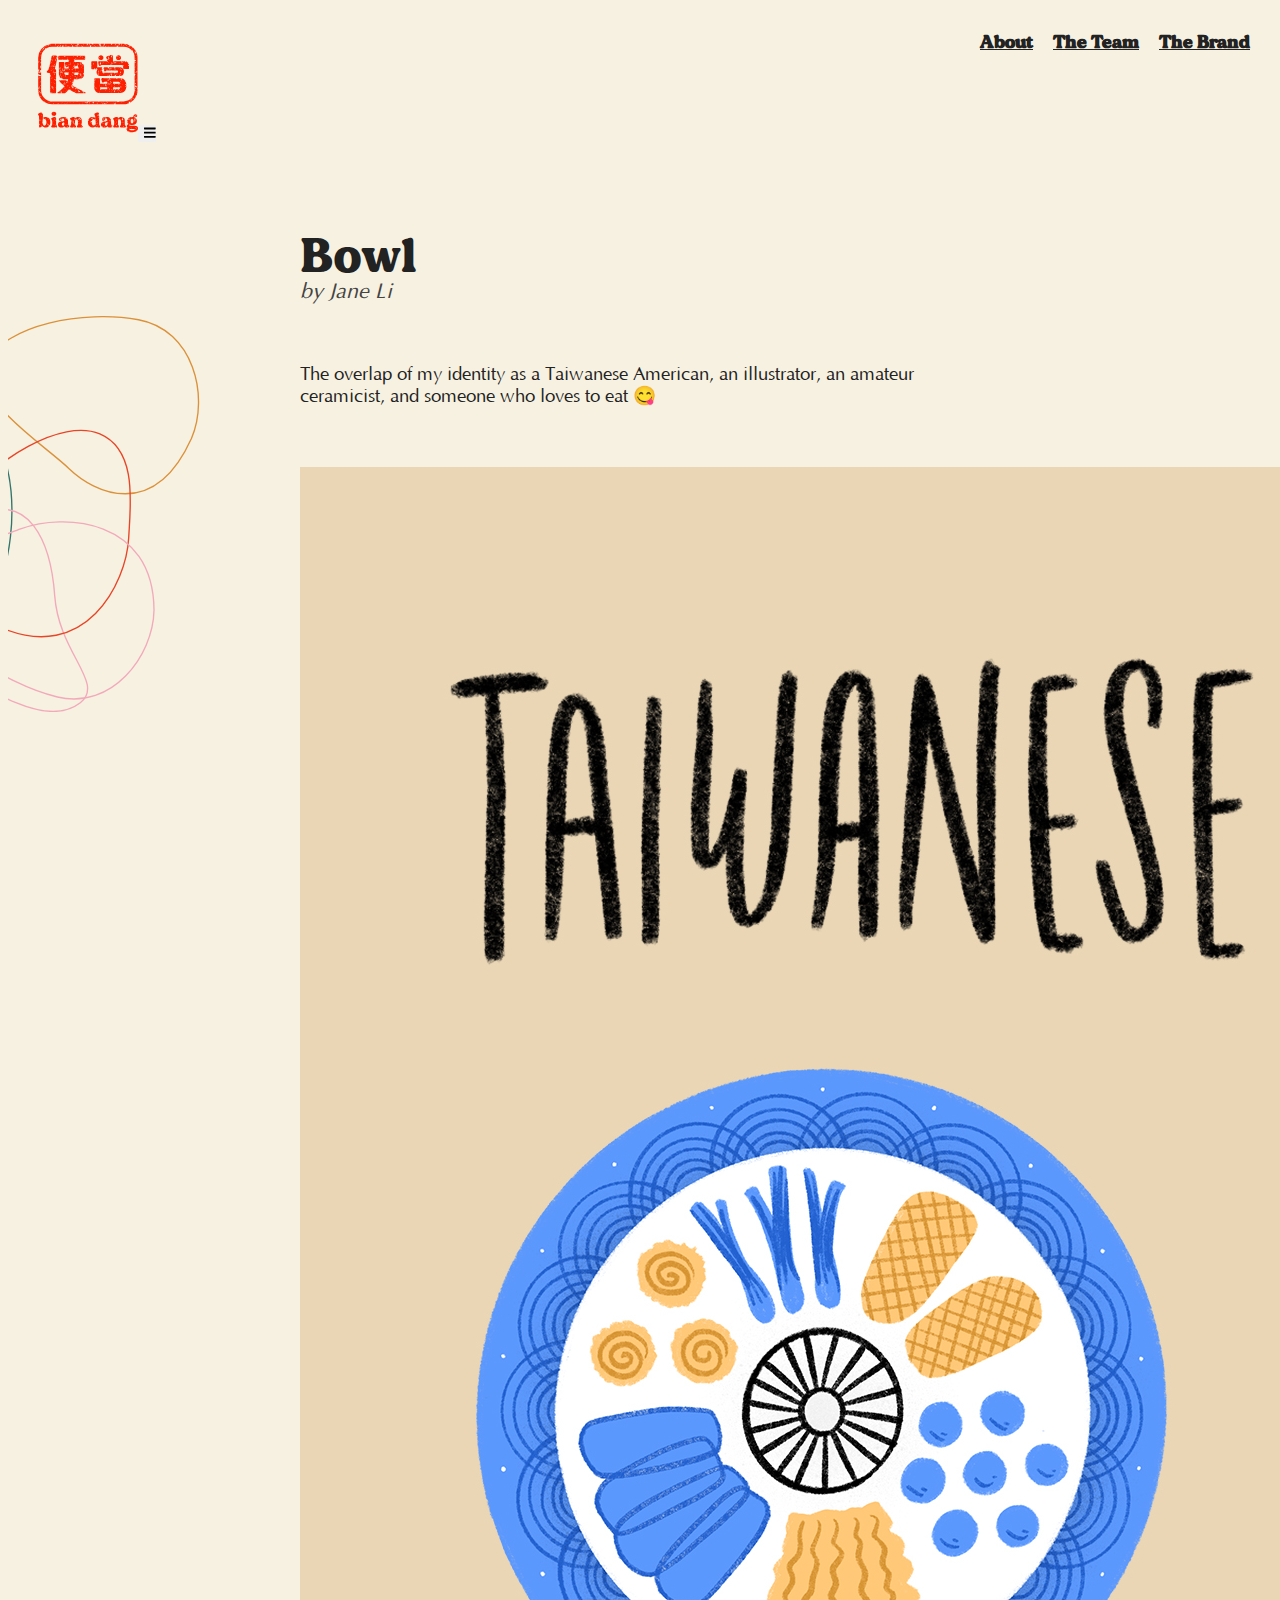
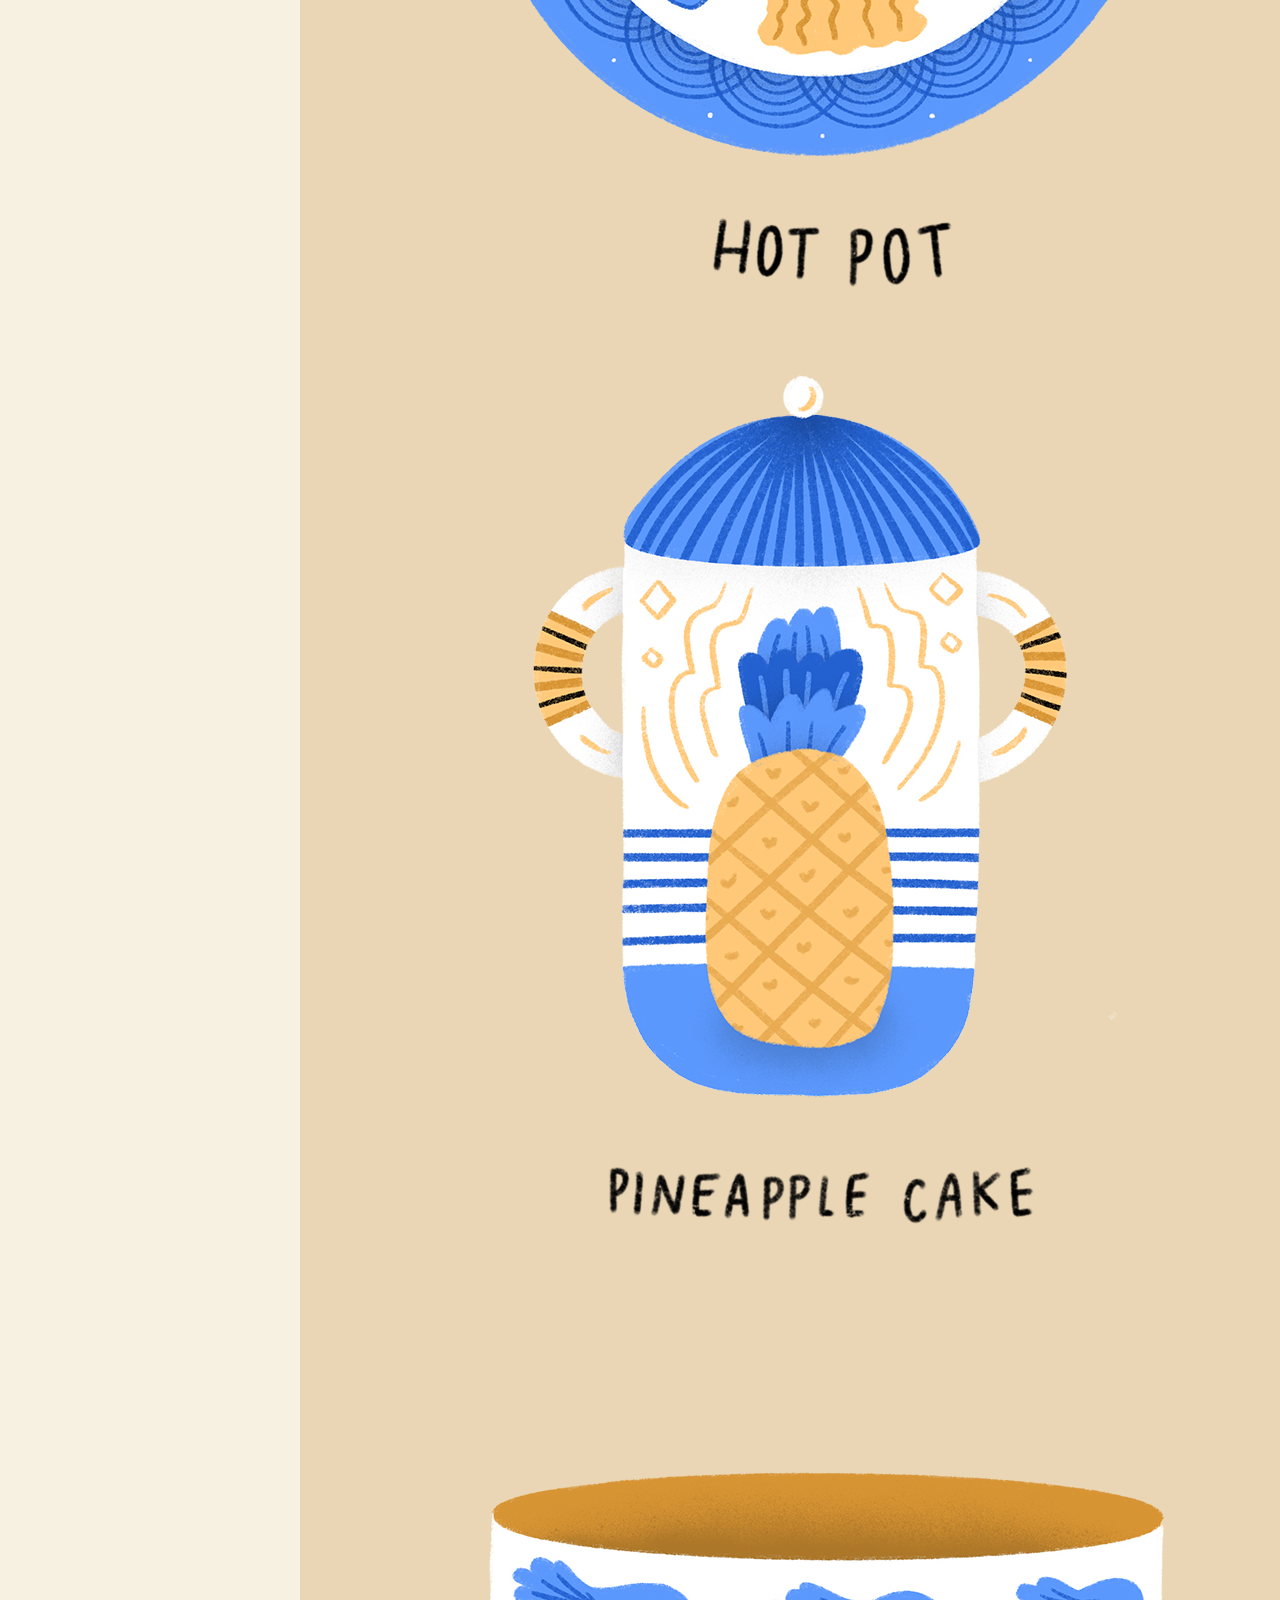
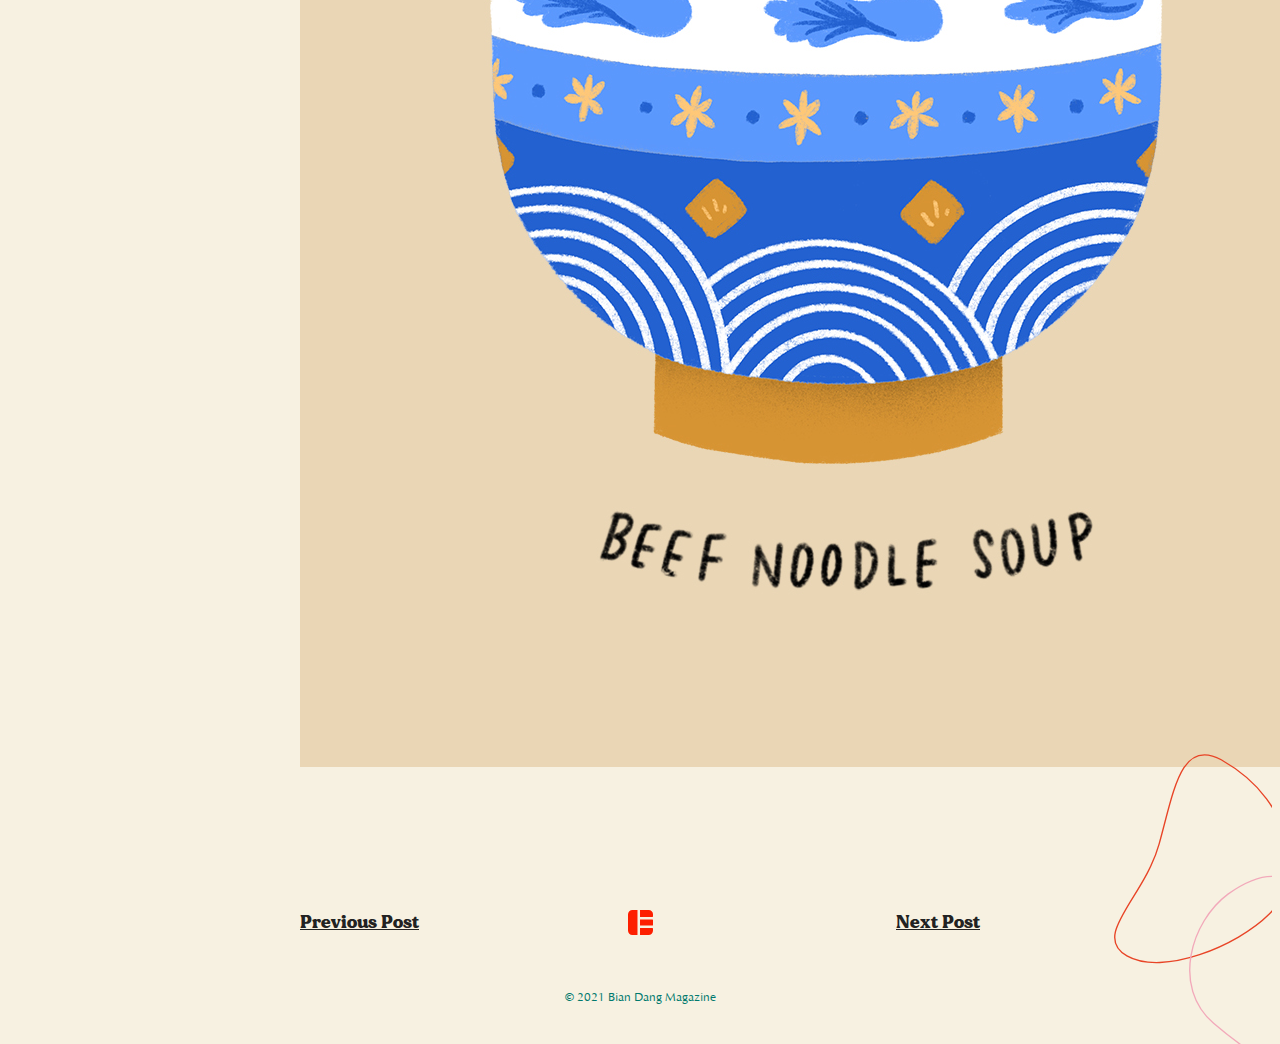
<file: bowl/index.html>
<!DOCTYPE html><html><head><meta charSet="utf-8"/><meta http-equiv="x-ua-compatible" content="ie=edge"/><meta name="viewport" content="width=device-width, initial-scale=1, shrink-to-fit=no"/><link rel="stylesheet" href="https://maxcdn.bootstrapcdn.com/bootstrap/4.5.0/css/bootstrap.min.css" integrity="sha384-9aIt2nRpC12Uk9gS9baDl411NQApFmC26EwAOH8WgZl5MYYxFfc+NcPb1dKGj7Sk" crossorigin="anonymous"/><style data-href="/styles.e9be1c309243c281e916.css">body,html{background-color:var(--color-memories);height:100%}a,a:hover{color:var(--color-101)}a:hover{text-decoration:none}a:active{color:var(--color-101-faded-1)}:root{--color-memories:#f7f1e1;--color-memories-faded-1:rgba(247,241,225,0.8);--color-memories-faded-2:rgba(247,241,225,0.55);--color-good-luck:#fd1f00;--color-good-luck-faded-1:rgba(253,31,0,0.75);--color-good-luck-faded-2:rgba(253,31,0,0.5);--color-101:#00796d;--color-101-faded-1:rgba(0,121,109,0.75);--color-101-faded-2:rgba(0,121,109,0.5);--color-snacks:#ffa1b7;--color-street-lights:#a9ff4a;--color-golden-carbs:#e78f2d;--color-golden-carbs-faded-1:rgba(231,143,45,0.5);--color-text-dark-dark:#222;--color-text-dark-medium:#444;--color-text-dark-light:#666;--color-text-light-dark:#999;--color-text-light-medium:#bbb;--color-text-light-light:#eee}.styles-module--wrapper--1_5fu{position:relative}.styles-module--grid-outer--38gjQ{display:grid;grid-template-columns:auto;grid-template-rows:auto;position:absolute;top:0;left:0;width:100%;height:100%}.styles-module--boba--2n-VC{grid-column:1/10;grid-row:1/4}.styles-module--bing--3c3T1{grid-column:10/28;grid-row:1}.styles-module--bowl--1_7sF{grid-column:10/28;grid-row:2}.styles-module--bao--8mba4{grid-column:10/28;grid-row:3}.styles-module--about--3tQzK{grid-column:28/32;grid-row:1/4}@font-face{font-family:Dillan;src:url(/static/dillan-d37b9b2d12a003402b70caf083ddce94.otf)}@font-face{font-family:Optima;src:url(/static/Optima-Italic-ff6478c3cd4b8ddd2bc444b30be4e1b8.woff);font-style:italic,oblique}@font-face{font-family:Optima;src:url(/static/Optima-Bold-4bcc802da04837b44ab2d5e467c857fc.woff);font-weight:700;font-style:normal}@font-face{font-family:Optima;src:url(/static/Optima-69c36d2c33305af0a3a89d1d05851cc0.woff)}@font-face{font-family:MQingHua;src:url(/static/mqinghuahk-4a8289304cee0cf6e18d09566d4fd449.otf)}:root{--font-sans-serif:Optima,Helvetica,Arial,sans-serif;--font-serif:Dillan,Georgia,"Times New Roman",MQingHua,serif}.text-module--header-lg--1-O_q{font-family:var(--font-serif);color:var(--color-text-dark-dark)}@media (max-width:576px){.text-module--header-lg--1-O_q{font-size:24pt;line-height:22pt}}@media (min-width:576px){.text-module--header-lg--1-O_q{font-size:28pt;line-height:24pt}}@media (min-width:768px){.text-module--header-lg--1-O_q{font-size:36pt;line-height:36pt}}.text-module--header-md--1zKdh{font-family:var(--font-sans-serif);font-style:italic;color:var(--color-text-dark-medium)}@media (max-width:576px){.text-module--header-md--1zKdh{font-size:13pt}}@media (min-width:576px){.text-module--header-md--1zKdh{font-size:14pt}}@media (min-width:768px){.text-module--header-md--1zKdh{font-size:16pt}}.text-module--header-sm--1F3Xe{font-family:var(--font-sans-serif);font-weight:700;color:var(--color-text-dark-dark)}@media (max-width:576px){.text-module--header-sm--1F3Xe{font-size:12pt}}@media (min-width:576px){.text-module--header-sm--1F3Xe{font-size:12pt}}@media (min-width:768px){.text-module--header-sm--1F3Xe{font-size:14pt}}.text-module--header-xs--2jCmw{font-family:var(--font-sans-serif);text-transform:uppercase;font-weight:700;color:var(--color-text-dark-dark)}@media (max-width:576px){.text-module--header-xs--2jCmw{font-size:11pt}}@media (min-width:576px){.text-module--header-xs--2jCmw{font-size:11pt}}@media (min-width:768px){.text-module--header-xs--2jCmw{font-size:12pt}}.text-module--body-text--1G1SB{font-family:var(--font-sans-serif);font-size:14pt;color:var(--color-text-dark-dark)}a.text-module--body-text--1G1SB{color:var(--test-101)}.text-module--poetry-text--1VkHD{font-family:var(--font-sans-serif);font-size:14pt;line-height:24pt}.text-module--dark-mode-color--11rvQ{color:var(--color-memories);text-shadow:2px 2px 5px #000}.text-module--caption-text--3bwoB{font-family:var(--font-sans-serif);font-size:12pt;line-height:14pt;color:var(--color-text-dark-medium)}@media (max-width:576px){.text-module--caption-text--3bwoB{font-size:10pt}}@media (min-width:576px){.text-module--caption-text--3bwoB{font-size:11pt}}@media (min-width:768px){.text-module--caption-text--3bwoB{font-size:12pt}}.text-module--label-text--1NymC{font-family:var(--font-sans-serif);font-size:14pt;text-transform:uppercase}.text-module--ingredient-list-text--1FeCv{font-family:var(--font-sans-serif);font-size:14pt;line-height:16pt;color:var(--color-text-dark-dark)}.text-module--footnote-text--18fDy{font-family:var(--font-sans-serif);font-size:12pt;color:var(--color-text-dark-medium)}.text-module--footnote-text--18fDy:target{background-color:var(--color-golden-carbs-faded-1)!important}.styles-module--home-list--3Kmqo{padding:0;margin:0}.styles-module--article-wrapper--InArF{display:inline-block;padding-bottom:30px}.styles-module--article-wrapper--InArF:hover>div>div{color:var(--color-101)!important}.styles-module--logotype--1t3Ys,.styles-module--logotype-static--34ApO{fill:var(--color-good-luck)}.styles-module--logotype--1t3Ys:hover{fill:var(--color-good-luck-faded-1)}.styles-module--logotype--1t3Ys:active{fill:var(--color-good-luck-faded-2)}.styles-module--icon--2zdnD{fill:var(--color-good-luck)}.styles-module--icon--2zdnD:hover{fill:var(--color-good-luck-faded-1)}.styles-module--icon--2zdnD:focus{fill:var(--color-good-luck-faded-2);outline:none}.styles-module--header--7xmbW,.styles-module--header-dark--3GtH3{padding:0;margin-bottom:50px}.styles-module--header--7xmbW{background-color:var(--color-memories)}.styles-module--header-dark--3GtH3{text-shadow:1px 1px 5px #000}@media (max-width:768px){.styles-module--header--7xmbW,.styles-module--header-dark--3GtH3{padding-left:20px;padding-right:20px;padding-top:15px}}@media (min-width:768px){.styles-module--header--7xmbW,.styles-module--header-dark--3GtH3{padding:30px}}@media (min-width:768px){.styles-module--small-logo-button--3xsaQ,.styles-module--xsmall-logo-button--aOiij{display:none}}@media (max-width:768px) and (min-width:576px){.styles-module--medium-logo-button--1Wd0L,.styles-module--xsmall-logo-button--aOiij{display:none}}@media (max-width:576px){.styles-module--medium-logo-button--1Wd0L,.styles-module--small-logo-button--3xsaQ{display:none}}.styles-module--hamburger-button--3TIzI,.styles-module--hamburger-button-dark--2B9gs{border-width:0!important;padding-right:0!important}.styles-module--hamburger-button-dark--2B9gs{color:var(--color-memories)}@media (min-width:576px){.styles-module--buttons--4wg_N{position:absolute;top:30px;right:30px}}@media (max-width:768px) and (min-width:576px){.styles-module--buttons--4wg_N{position:absolute;top:20px;right:20px}}.styles-module--button--25GW4{text-align:right;padding-left:10px;padding-right:10px}@media (max-width:576px){.styles-module--button--25GW4{display:relative;padding-right:0}}@media (min-width:576px){.styles-module--button--25GW4{display:inline}.styles-module--button--25GW4:last-child{padding-right:0}}.styles-module--link--I3Vg_,.styles-module--link-dark--3PdLD{font-weight:700;font-family:var(--font-serif)}@media (max-width:576px){.styles-module--link--I3Vg_,.styles-module--link-dark--3PdLD{font-size:16px}}@media (min-width:576px){.styles-module--link--I3Vg_,.styles-module--link-dark--3PdLD{font-size:18px}}.styles-module--link--I3Vg_{color:var(--color-text-dark-dark)}.styles-module--link-dark--3PdLD{color:var(--color-memories)}.styles-module--button--25GW4:first-child>.styles-module--link--I3Vg_:hover,.styles-module--button--25GW4:first-child>.styles-module--link-dark--3PdLD:hover{color:var(--color-golden-carbs)}.styles-module--button--25GW4:nth-child(2)>.styles-module--link--I3Vg_:hover,.styles-module--button--25GW4:nth-child(2)>.styles-module--link-dark--3PdLD:hover{color:var(--color-101)}.styles-module--button--25GW4:nth-child(3)>.styles-module--link--I3Vg_:hover,.styles-module--button--25GW4:nth-child(3)>.styles-module--link-dark--3PdLD:hover{color:var(--color-good-luck)}.styles-module--button--25GW4:first-child>.styles-module--link--I3Vg_:active,.styles-module--button--25GW4:first-child>.styles-module--link-dark--3PdLD:active{color:var(--color-golden-carbs-faded-1)}.styles-module--button--25GW4:nth-child(2)>.styles-module--link--I3Vg_:active,.styles-module--button--25GW4:nth-child(2)>.styles-module--link-dark--3PdLD:active{color:var(--color-101-faded-1)}.styles-module--button--25GW4:nth-child(3)>.styles-module--link--I3Vg_:active,.styles-module--button--25GW4:nth-child(3)>.styles-module--link-dark--3PdLD:active{color:var(--color-good-luck-faded-1)}.styles-module--container--22ewH{width:100%;height:100%;min-height:100vh;display:flex;flex-direction:column}.styles-module--body--30c6z{flex:1 0 auto}.styles-module--large-view--3rh1Q,.styles-module--xlarge-view--3sZOV{display:flex;flex-direction:row;justify-content:center}.styles-module--medium-view--3YB9F,.styles-module--small-view--2X7Re{display:flex;flex-direction:column}.styles-module--desktop-header--2y84c{text-align:right}.styles-module--desktop-home--2mjKs{position:relative}@media (min-width:1200px){.styles-module--desktop-header--2y84c{padding:100px 40px 0 8%}.styles-module--desktop-home--2mjKs{padding:50px 15% 0 0}}@media (min-width:992px) and (max-width:1200px){.styles-module--desktop-header--2y84c{padding:50px 40px 0 5%}.styles-module--desktop-home--2mjKs{padding:50px 5% 0 0}}@media (max-width:992px) and (min-width:768px){.styles-module--desktop-header--2y84c{padding:40px 20px 0 30px}.styles-module--desktop-home--2mjKs{padding:50px 40px 0 0}}@media (min-width:992px){.styles-module--xlarge-view--3sZOV{display:normal}.styles-module--large-view--3rh1Q,.styles-module--medium-view--3YB9F,.styles-module--small-view--2X7Re{display:none}}@media (max-width:992px) and (min-width:768px){.styles-module--xlarge-view--3sZOV{display:none}.styles-module--large-view--3rh1Q{display:normal}.styles-module--medium-view--3YB9F,.styles-module--small-view--2X7Re{display:none}}@media (max-width:768px) and (min-width:576px){.styles-module--large-view--3rh1Q,.styles-module--xlarge-view--3sZOV{display:none}.styles-module--medium-view--3YB9F{display:normal}.styles-module--small-view--2X7Re{display:none}}@media (max-width:576px){.styles-module--large-view--3rh1Q,.styles-module--medium-view--3YB9F,.styles-module--xlarge-view--3sZOV{display:none}.styles-module--small-view--2X7Re{display:normal}}.styles-module--medium-view--3YB9F,.styles-module--small-view--2X7Re{padding-left:25px;padding-right:25px}.styles-module--compact-header--2-Fk5{margin-left:-25px;margin-right:-25px}.styles-module--logotype--1vvBi{padding-top:50px;padding-bottom:30px}.styles-module--link--3nvcj{color:var(--color-text-dark-dark);font-weight:700;font-family:var(--font-serif);font-size:20px}.styles-module--button--2W201:first-child>.styles-module--link--3nvcj:hover{color:var(--color-golden-carbs)}.styles-module--button--2W201:nth-child(2)>.styles-module--link--3nvcj:hover{color:var(--color-101)}.styles-module--button--2W201:nth-child(3)>.styles-module--link--3nvcj:hover{color:var(--color-good-luck)}.styles-module--button--2W201:first-child>.styles-module--link--3nvcj:active{color:var(--color-golden-carbs-faded-1)}.styles-module--button--2W201:nth-child(2)>.styles-module--link--3nvcj:active{color:var(--color-101-faded-1)}.styles-module--button--2W201:nth-child(3)>.styles-module--link--3nvcj:active{color:var(--color-good-luck-faded-1)}@media (min-width:992px){.styles-module--link--3nvcj{font-size:22px}}@media (max-width:992px){.styles-module--link--3nvcj{font-size:18px}}.styles-module--footer--2ZK30{flex-shrink:1}.styles-module--footer--3aAW0,.styles-module--footer-dark--1jt6j{font-family:var(--font-sans-serif);font-size:12px;text-align:center;width:calc(100% + 30px);margin-left:-15px;padding-top:20px;padding-bottom:40px;flex-shrink:0}.styles-module--footer-dark--1jt6j{color:var(--color-street-lights)}.styles-module--footer--3aAW0{color:var(--color-101)}.styles-module--home-button--zbCnr,.styles-module--next-button--X3t6y,.styles-module--previous-button--2v-DQ{width:200px}.styles-module--next-button--X3t6y{text-align:right}.styles-module--home-button--zbCnr{text-align:center}.styles-module--previous-button--2v-DQ{text-align:left}.styles-module--navigation-buttons--ypNJC{padding:20px 10px 30px;display:flex;flex-flow:row nowrap;justify-content:space-between}.styles-module--navigation-button--yTywb{color:var(--color-text-dark-dark);font-family:var(--font-serif)}.styles-module--navigation-button-dm--3YKaw{color:var(--color-memories);font-family:var(--font-serif)}@media (max-width:576px){.styles-module--navigation-button--yTywb{font-size:24px}.styles-module--desktop-text--DvLHn{display:none}}@media (min-width:576px){.styles-module--navigation-button--yTywb{font-size:16px}.styles-module--mobile-text--mlqer{display:none}}@media (min-width:768px){.styles-module--navigation-button--yTywb{font-size:18px}}.styles-module--floating-header--X9chC{position:absolute;top:0;width:100%}.styles-module--banner--2XvxG{position:relative;top:0;width:100%;padding-bottom:20px}.styles-module--banner-photo--1idNc{width:100%}.styles-module--banner-caption--3dNNU{text-align:right;padding-top:10px;padding-right:10px}.styles-module--container--3UmgE{background-color:var(--color-memories);min-height:100vh;display:flex;flex-flow:column nowrap;background-size:cover;background-position:50%}.styles-module--viewport--5KMcd{flex-direction:row;flex:1 0 auto;display:flex;align-items:stretch;justify-content:center}.styles-module--full-layout--3-K5w,.styles-module--layout--3uU9X{display:flex;flex-direction:column;flex:1 0 auto;align-items:stretch;padding-left:10px;padding-right:10px;width:100%}.styles-module--layout--3uU9X{max-width:700px}.styles-module--full-layout--3-K5w{max-width:1400px}.styles-module--page--32fnf{padding:10px 10px 60px;flex:1 0 auto}.styles-module--sticky-footer--2ZP2W{flex-shrink:0}@media (max-width:768px){.styles-module--rubber-bands--a0MJE{display:none}}.styles-module--rubber-bands--a0MJE{position:relative;overflow:hidden;flex:1 0 auto}.styles-module--rubber-band--158Rt{width:50%;min-width:400px;position:absolute}.styles-module--header--2mGlj{padding-bottom:40px}.styles-module--section--RptwP{padding-bottom:60px}.styles-module--subscription-header--15efB{font-family:var(--font-serif);font-size:32px;padding-bottom:20px}.styles-module--email-input--254iT{height:55px;padding-left:10px;font-size:14pt;font-family:var(--font-sans-serif);border-color:var(--color-good-luck-faded-2);margin-top:20px;margin-bottom:20px;display:inline-block;position:relative;top:1px}@media (max-width:576px){.styles-module--email-input--254iT,.styles-module--email-submit--3OL9A{width:100%;border-radius:8px}}@media (min-width:576px){.styles-module--email-input--254iT{width:80%;border-radius:8px 0 0 8px}.styles-module--email-submit--3OL9A{width:20%;border-radius:0 8px 8px 0}}.styles-module--email-submit--3OL9A{margin:auto;height:55px;background-color:var(--color-good-luck);padding:10px;font-family:var(--font-serif);display:inline-block;border:2px solid var(--color-good-luck);color:var(--color-memories)}.styles-module--email-submit--3OL9A:hover{background-color:var(--color-good-luck-faded-2);border:2px solid var(--color-good-luck-faded-2)}.styles-module--header--2HRYG{padding-bottom:60px}.styles-module--buttonLg--3Xe7X,.styles-module--buttonMd--1pjkL{padding:10px;font-family:var(--font-serif);display:inline-block;border-radius:8px;border:2px solid var(--color-good-luck);color:var(--color-good-luck)}.styles-module--buttonLg--3Xe7X:hover,.styles-module--buttonMd--1pjkL:hover{background-color:var(--color-101-faded);border-color:var(--color-101-faded);opacity:.8}.styles-module--buttonLg--3Xe7X:active,.styles-module--buttonMd--1pjkL:active{background-color:var(--color-101);border-color:var(--color-101);opacity:.6}.styles-module--buttonMd--1pjkL{font-size:12pt}.styles-module--buttonLg--3Xe7X{font-size:16pt}.styles-module--article--2ezRK{padding-bottom:60px}.styles-module--by-lines--ZzAYX{padding-bottom:20px}.styles-module--header--QdUmO{padding-bottom:60px}.styles-module--callout--2yVmE{display:inline-block;padding:10px;border:#639;background-color:red}.styles-module--carousel-footer--3uDCL{display:flex;flex-direction:row;justify-content:space-between;padding-top:10px;padding-bottom:10px}.styles-module--caption--CaRLp{width:50%;flex:1 0 auto}.styles-module--thumbnails--2-3ZK{display:flex;flex-direction:row;justify-content:flex-end;margin-top:10px;margin-bottom:10px;flex:1 0 auto}.styles-module--selected-thumbnail--1LHgM,.styles-module--thumbnail--3vUVW{display:inline-block;width:25px;height:25px;margin-left:5px;margin-right:5px;border-style:none!important;outline:none!important}.styles-module--selected-thumbnail--1LHgM:last-child,.styles-module--thumbnail--3vUVW:last-child{margin-right:0}.styles-module--selected-thumbnail--1LHgM{background-color:var(--color-golden-carbs)}.styles-module--thumbnail--3vUVW{background-color:var(--color-golden-carbs-faded-1)}.styles-module--banner-photo--2XYOp,.styles-module--header--JRpjY{padding-bottom:40px}@media (min-width:576px){.styles-module--banner-photo--2XYOp{width:calc(100% + 150px);margin-left:-75px}}@media (max-width:576px){.styles-module--banner-photo--2XYOp{width:calc(100% + 40px);margin-left:-20px}}.styles-module--attributes--1C38A{padding-bottom:20px;padding-top:10px}.styles-module--equipment--28c1a,.styles-module--ingredients--1Abot{padding-bottom:20px}.styles-module--ingredients-section--LxPO7{padding-bottom:10px}.styles-module--ingredients-list--OjC7a{list-style:none;padding-left:0}.styles-module--ingredients-list--OjC7a>li{padding-bottom:10px}@media (max-width:768px){.styles-module--ingredient-name-and-modifier--Hh_By,.styles-module--ingredient-quantity--2C-h8{display:inline}}@media (min-width:768px){.styles-module--ingredient-quantity--2C-h8{width:40px;margin-left:-40px;padding-right:5px;text-align:right;display:inline-block;vertical-align:top}.styles-module--ingredient-name-and-modifier--Hh_By{display:inline-block}}.styles-module--step--1VD3-{padding-bottom:20px}.styles-module--step-note--TiXGA{padding-bottom:10px}@media (max-width:768px){.styles-module--step-note-number--3SHY9{display:inline}}@media (min-width:768px){.styles-module--step-note-number--3SHY9{display:inline-block;width:20px;margin-left:-20px;padding-right:5px}}@keyframes closeWindow{0%{opacity:1}to{opacity:0}}.ril__outer{background-color:rgba(0,0,0,.85);outline:none;top:0;left:0;right:0;bottom:0;z-index:1000;width:100%;height:100%;-ms-content-zooming:none;-ms-user-select:none;-ms-touch-select:none;touch-action:none}.ril__outerClosing{opacity:0}.ril__image,.ril__imageNext,.ril__imagePrev,.ril__inner{position:absolute;top:0;left:0;right:0;bottom:0}.ril__image,.ril__imageNext,.ril__imagePrev{margin:auto;max-width:none;-ms-content-zooming:none;-ms-user-select:none;-ms-touch-select:none;touch-action:none}.ril__imageDiscourager{background-repeat:no-repeat;background-position:50%;background-size:contain}.ril__navButtons{border:none;position:absolute;top:0;bottom:0;width:20px;height:34px;padding:40px 30px;margin:auto;cursor:pointer;opacity:.7}.ril__navButtons:hover{opacity:1}.ril__navButtons:active{opacity:.7}.ril__navButtonPrev{left:0;background:rgba(0,0,0,.2) url("[data-uri]") no-repeat 50%}.ril__navButtonNext{right:0;background:rgba(0,0,0,.2) url("[data-uri]") no-repeat 50%}.ril__downloadBlocker{position:absolute;top:0;left:0;right:0;bottom:0;background-image:url("[data-uri]");background-size:cover}.ril__caption,.ril__toolbar{background-color:rgba(0,0,0,.5);position:absolute;left:0;right:0;display:flex;justify-content:space-between}.ril__caption{bottom:0;max-height:150px;overflow:auto}.ril__captionContent{padding:10px 20px;color:#fff}.ril__toolbar{top:0;height:50px}.ril__toolbarSide{height:50px;margin:0}.ril__toolbarLeftSide{padding-left:20px;padding-right:0;flex:0 1 auto;overflow:hidden;text-overflow:ellipsis}.ril__toolbarRightSide{padding-left:0;padding-right:20px;flex:0 0 auto}.ril__toolbarItem{display:inline-block;line-height:50px;padding:0;color:#fff;font-size:120%;max-width:100%;overflow:hidden;text-overflow:ellipsis;white-space:nowrap}.ril__toolbarItemChild{vertical-align:middle}.ril__builtinButton{width:40px;height:35px;cursor:pointer;border:none;opacity:.7}.ril__builtinButton:hover{opacity:1}.ril__builtinButton:active{outline:none}.ril__builtinButtonDisabled{cursor:default;opacity:.5}.ril__builtinButtonDisabled:hover{opacity:.5}.ril__closeButton{background:url("[data-uri]") no-repeat 50%}.ril__zoomInButton{background:url("[data-uri]") no-repeat 50%}.ril__zoomOutButton{background:url("[data-uri]") no-repeat 50%}.ril__outerAnimating{animation-name:closeWindow}@keyframes pointFade{0%,19.999%,to{opacity:0}20%{opacity:1}}.ril__loadingCircle{width:60px;height:60px;position:relative}.ril__loadingCirclePoint{width:100%;height:100%;position:absolute;left:0;top:0}.ril__loadingCirclePoint:before{content:"";display:block;margin:0 auto;width:11%;height:30%;background-color:#fff;border-radius:30%;animation:pointFade .8s ease-in-out infinite both}.ril__loadingCirclePoint:first-of-type{transform:rotate(0deg)}.ril__loadingCirclePoint:first-of-type:before,.ril__loadingCirclePoint:nth-of-type(7):before{animation-delay:-.8s}.ril__loadingCirclePoint:nth-of-type(2){transform:rotate(30deg)}.ril__loadingCirclePoint:nth-of-type(8){transform:rotate(210deg)}.ril__loadingCirclePoint:nth-of-type(2):before,.ril__loadingCirclePoint:nth-of-type(8):before{animation-delay:-666ms}.ril__loadingCirclePoint:nth-of-type(3){transform:rotate(60deg)}.ril__loadingCirclePoint:nth-of-type(9){transform:rotate(240deg)}.ril__loadingCirclePoint:nth-of-type(3):before,.ril__loadingCirclePoint:nth-of-type(9):before{animation-delay:-533ms}.ril__loadingCirclePoint:nth-of-type(4){transform:rotate(90deg)}.ril__loadingCirclePoint:nth-of-type(10){transform:rotate(270deg)}.ril__loadingCirclePoint:nth-of-type(4):before,.ril__loadingCirclePoint:nth-of-type(10):before{animation-delay:-.4s}.ril__loadingCirclePoint:nth-of-type(5){transform:rotate(120deg)}.ril__loadingCirclePoint:nth-of-type(11){transform:rotate(300deg)}.ril__loadingCirclePoint:nth-of-type(5):before,.ril__loadingCirclePoint:nth-of-type(11):before{animation-delay:-266ms}.ril__loadingCirclePoint:nth-of-type(6){transform:rotate(150deg)}.ril__loadingCirclePoint:nth-of-type(12){transform:rotate(330deg)}.ril__loadingCirclePoint:nth-of-type(6):before,.ril__loadingCirclePoint:nth-of-type(12):before{animation-delay:-133ms}.ril__loadingCirclePoint:nth-of-type(7){transform:rotate(180deg)}.ril__loadingCirclePoint:nth-of-type(13){transform:rotate(1turn)}.ril__loadingCirclePoint:nth-of-type(7):before,.ril__loadingCirclePoint:nth-of-type(13):before{animation-delay:0ms}.ril__loadingContainer{position:absolute;top:0;right:0;bottom:0;left:0}.ril__imageNext .ril__loadingContainer,.ril__imagePrev .ril__loadingContainer{display:none}.ril__errorContainer{position:absolute;top:0;right:0;bottom:0;left:0;display:flex;align-items:center;justify-content:center;color:#fff}.ril__imageNext .ril__errorContainer,.ril__imagePrev .ril__errorContainer{display:none}.ril__loadingContainer__icon{color:#fff;position:absolute;top:50%;left:50%;transform:translateX(-50%) translateY(-50%)}.styles-module--description--3F5ur,.styles-module--header--3mZ_R{padding-bottom:60px}.styles-module--caption--1Alft{padding-top:10px;text-align:left}.styles-module--image-wrapper--w1Wzn{padding:0 0 60px;display:inline-block;background:none}.styles-module--image-wrapper--w1Wzn,.styles-module--image-wrapper--w1Wzn:focus{border-style:none!important;outline:none!important}.styles-module--header--2W_0p,.styles-module--mobile-header--wl5qy{padding-bottom:40px}.styles-module--mobile-view--10bbr{display:none}.styles-module--desktop-view--Tz4wB{display:inherit}@media (pointer:coarse),(pointer:none){.styles-module--mobile-view--10bbr{display:inherit}.styles-module--desktop-view--Tz4wB{display:none}}.styles-module--mobile-view--10bbr{max-width:700px;margin:auto}.styles-module--profile--1iknt{margin-bottom:60px;display:flex;flex-direction:column;align-items:stretch}.styles-module--profile-picture--GTCD4{border-radius:25px}.styles-module--profile-information--2A-r-{flex-grow:1}.styles-module--profile-name--WODKn{font-size:32px;font-family:var(--font-serif);padding-top:10px}.styles-module--position--3GCUM{font-family:var(--font-sans-serif);font-size:18px;line-height:18px;padding-bottom:30px}.styles-module--prompt--1nh6_{font-family:var(--font-sans-serif);color:var(--color-101);font-size:18px;padding-bottom:10px}.styles-module--answer--ITQaW{font-family:var(--font-sans-serif);font-size:18px;line-height:18px;padding-bottom:30px}.styles-module--social-link--alp2G{font-size:16px;font-family:var(--font-sans-serif);color:var(--color-101);font-weight:700;width:100%;display:inline-block}.styles-module--social-link--alp2G:hover{color:var(--color-101-faded-1)}.styles-module--social-label--1ed0I{display:inline-block;width:30px;text-align:center;margin-right:10px}.styles-module--header--21F2v{padding-bottom:40px}</style><meta name="generator" content="Gatsby 2.25.3"/><title data-react-helmet="true">Bowl</title><link rel="preconnect dns-prefetch" href="https://www.google-analytics.com"/><link as="script" rel="preload" href="/webpack-runtime-4284095a435e7441297d.js"/><link as="script" rel="preload" href="/framework-62aa192001dd5d50f28d.js"/><link as="script" rel="preload" href="/app-0c288d2df5a1df5855c6.js"/><link as="script" rel="preload" href="/styles-e9d24b1846c7d6eb9685.js"/><link as="script" rel="preload" href="/cb1608f2-60069e6c3cfef4f49c77.js"/><link as="script" rel="preload" href="/commons-20b0523ff1fd558c71c0.js"/><link as="script" rel="preload" href="/03060bc728d9a7543196429a2604525469c59316-5cfd371b48417adcb2f8.js"/><link as="script" rel="preload" href="/component---src-pages-bowl-index-jsx-d7f1a74a37d277a3b4c2.js"/><link as="fetch" rel="preload" href="/page-data/bowl/page-data.json" crossorigin="anonymous"/><link as="fetch" rel="preload" href="/page-data/app-data.json" crossorigin="anonymous"/></head><body><div id="___gatsby"><div style="outline:none" tabindex="-1" id="gatsby-focus-wrapper"><div class="styles-module--container--3UmgE"><div><nav class="styles-module--header--7xmbW navbar navbar-expand-sm navbar-light"><span class="navbar-brand"><a class="styles-module--medium-logo-button--1Wd0L" href="/"><svg viewBox="0 0 600.92 530.58" alt="便當 | Bian Dang" class="styles-module--logotype--1t3Ys" width="100" height="100"><g id="Layer_2" data-name="Layer 2"><path class="cls-1" d="M374 498.24a3.07 3.07 0 000-.42l-1 2.92a3.52 3.52 0 001-2.5zM371.89.66c.07-.21.14-.43.2-.66h-3.25L368 5.13c2.77-.62 3.26-2.64 3.89-4.47zM339.89 421.73c0 .92-.11 2.36-.65 2.63a2 2 0 01-1.09.11c.41 1.57 1.53 3.33 3.85 6.55 2.15 2.91 2.41 6.7 2.41 13.9a22.52 22.52 0 00-15-5.81 30.9 30.9 0 00-8.6.86 9.69 9.69 0 01-.9.92l-.19-.64A25.35 25.35 0 00305.33 451c.39 1.71-.73 2.47-1.88 3.36-.22.46-.43.92-.62 1.38 2.56 1.45 2.88 3.78 2.16 6.45a4 4 0 01-4.11-.22 43.09 43.09 0 00-.95 9.12v1.46c1.3.39 1.4 1.74 1.78 2.79l-1 1-.54-.57a34.15 34.15 0 005.57 16.05 6.8 6.8 0 014.59 5.1c4.87 4.16 11.31 6.47 19 6.26a23.38 23.38 0 0015.54-6.45c1.14 3.54 4 5.31 9.48 5.31h2.44l-3.36-2.77c3.41-1.24 4.48-1 5.49 2.77h9.2c2.29 0 3.82-.4 4.74-1.26-1.16-2.24-1.2-4.1.66-5.27a31.6 31.6 0 00-3.63-5.73c-2.28-3.16-2.4-7.32-2.4-16.17v-40.4l-1.8 1.16c-4-6-1.08-11.58 1-17.64-1.47-3.69-4.9-5.12-10.17-3.65-1.39.51-8.84 2.66-12.63 3.92a11.67 11.67 0 00-4.27 2.2 16.7 16.7 0 01.27 2.53zm28 71.81l-.77.44c-.59-.86-1.19-1.71-1.79-2.57l1.14-.76zm-2.66-47.77c-.43-2.85-.69-4.61-1.06-7 3.91 3.58 3.96 3.82 1.09 7zM331 440.68c.45.68 0 2-.11 3h-1.15c-.84-1.18-1.68-2.36-2.66-3.72 1.84-1.41 3.18-.49 3.92.72zm-8 2.87l8.43 3.91c-3.94 1.4-7.44 2.28-11.13 1.88-.5 0-.87-1.3-1.12-1.7zm.25 38.73l-3.49-.4v-1.46l3.55-.47c0 .78-.01 1.55-.03 2.33zm5.15 17.7a3.29 3.29 0 01-.13-.81l2.42-.36v1.21c-.69-.02-1.48-.02-2.26-.02zm6.63-9.57a9.25 9.25 0 01-6.72-2.76 23.84 23.84 0 00-1 2.46 9.59 9.59 0 01-.76-4.69c-2.06-3.29-3.14-8-3.25-13.47-4.46-3.41-5.31-3-10.17 1.56.72-1.67 1.09-3.67 2.26-4.95a102.79 102.79 0 017.76-7.05 18.26 18.26 0 01.82 2.15c1.43-7.12 5.11-11.79 11.07-11.79a9.16 9.16 0 016.75 2.84l.42-.07v.57c2.92 3.37 4.4 9 4.4 15.86.07 11.12-3.85 19.34-11.55 19.34zm15.27 2.76c-.44 0-.86-.79-1.28-1.23.45-.42.86-1.11 1.37-1.19s1 .56 1.84 1.11c-.88.66-1.4 1.32-1.9 1.31zm3.11-11.59l4-3.09.9 1.1c-.44 2.41-2.44 2.48-4.87 1.99zm3-5.81c.1-.95.21-1.9.31-2.84l1 .17c-.15.93-.31 1.86-.46 2.79zm3.88-50.49c1.45 3.86.82 5-3.57 6.6.66-3.04.66-3.04 3.63-6.6zm.23 32.17c-2.78 2.92-2.78 2.92-5 1.49zm-6.71 8.39l-2.74 4.28-1.1-.64c.03-1.7.73-2.9 3.9-3.64zm-3.46 14.26c-2.31 1.29-.09 5.29-4.39 7.1.44-3.64.78-6.52 1.12-9.41l1.31-.59zm-5-23.68c-2.87-5-2.25-6.62 2.55-7a6.47 6.47 0 01-2.47 7zM79.35 449.09c-.25 2.28.76 3.92 4 8.47 2.28 3.16 2.4 7.32 2.4 16s-.12 13-2.4 16.17c-3.28 4.55-4.29 6.19-4 8.47.13 2.65 1.9 3.79 5.81 3.79H103a5 5 0 00-.37-.42c.62-.46 1.23-1.28 1.85-1.27s1.22.82 2.15 1.52l-.21.17h3.18c2.38 0 4-.45 4.87-1.45l-1.68-2.46 2.39-2c-.45-1.53-1.57-3.28-3.81-6.39-2-2.77-2.34-6.32-2.39-13.11l-.1-.75h.09v-10.67c-1.53-.86-2.09-2.35-2.69-4l2.69-1.63v-11.45a14.45 14.45 0 00-.42-3.64c-.16 1-1.54 1.59-4.73 2.57l3.38-5.49c-1.74-2.3-4.75-3.08-9-2l-.63.37c.05-.08.09-.16.13-.24-1.8.51-8.78 2.64-12.54 3.85s-5.68 2.94-5.81 5.59zm26.84 11.18l-4.19-4.71c3.61-.29 4.67.81 4.19 4.71zm-1.3 32.24l-4.32-6.17c4.18.05 4.18.05 4.32 6.17zm-5.74-44a12.88 12.88 0 00-.93 2.79 12.14 12.14 0 00.42 2.88c-3.64-1.97-3.59-2.77.51-5.66zm-2.35 33c-.26 1.6-.45 2.75-.66 4-.73-.33-1.17-.38-1.27-.59-.71-1.52-.72-2.78 1.93-3.43zM91.61 461l-.61 5.09c-1.77-2.7-1.77-2.7.61-5.09zM380.52 17.48c2.22-3.93 3.13-4 6.88-2.16l-1.06 2.16h9c-2.14-4 .29-7.49-.31-10.79-.54-3 1.54-4.64 3.11-6.69h-22c-.42 2.51-2.1 5.09-.52 7.55l2.55-1.36c.11.18.31.4.28.46a27.5 27.5 0 00-3.93 10.83zm1.65-11.09c.25.91.49 1.83.73 2.75l-1.19.16-.3-2.77z"></path><path class="cls-1" d="M362.46 1.47a7.13 7.13 0 01-1-1.47H331a4 4 0 01.31.41c.37.62.12 2.36-.36 2.61a3.92 3.92 0 01-3.24.16c-1.33-.78-3.2-1.51-3.11-3.18h-3.92a6.55 6.55 0 01-1.1 2.38C319 1.49 318.46.71 318 0h-7.56c-.46.87-.9 1.75-1.28 2.65-.91 2.18-1.47 4.51-3.12 6.81-.33-.79-1.08-1.68-.92-2.35.45-1.82 1.76-3.52 1.82-5.3a4.22 4.22 0 00-.39-1.81H298c1.4 4.4 0 7.79-4.14 11.37-1.35-2.62.3-5.22-.24-7.58C293.24 2 294.2 1 295.18 0h-53.29l2.38 2.71-1.76 5.45-2.79-1.41-4.09 3.25v7.46h1.28c.23-.58.45-1.17.68-1.75h.59c0 .58.07 1.17.11 1.75h9.11c.3-.58.62-1.19 1-1.83a3.82 3.82 0 01.63 1.83h13.45c1.31-3.81 2.32-3.69 6.16-1.69-.11.63-.23 1.19-.36 1.69H271l.11-.41 1.41.41H303c.12-.66.23-1.31.35-2h1.16c.09.67.19 1.35.28 2H316L312.13 16V6.86c2.37.27 2.94 2.51 3.93 4.3l3-2.4c3.5 3.82-.51 5.86-1.05 8.72h25.56c-.27-.42-.55-.83-.83-1.27a2.91 2.91 0 014.09.22 2.48 2.48 0 01.7 1.05h24.66a1.79 1.79 0 00.29-2.27 46.38 46.38 0 00-2.91-4.21c.85-1 1.58-1.91 2.47-3l-4.79-1.23-2-6.45.69-.28h-3.46zM249.84 11.76l-1.17-.82 2.18-3.24 1.26 1zm13.39.7L262 6.61c3.23 1.98 3.23 2 1.23 5.85zm9.14-3.16c-1.62-4.14-1.4-4.57 2.37-4.69zm63.78-3.43c-.09.54-.71 1-1.78 2.37.25-2.15.37-3.21.5-4.27l.87-.09a5.41 5.41 0 01.41 1.99zm6.34 7.05c-.47 1.15-3.26.86-4.3-.6-.42-.6-.07-1.74-.07-2.64l1-.33c.4.52 1.08 1 1.15 1.55.18 1.43 3.16-.27 2.22 2.02zm2.8-8.25l3.53 1.44c-1.75 1.31-1.75 1.31-3.53-1.44zm11.21 7.66V8.84c2.2 1.24 2.03 2.26 0 3.49z"></path><path class="cls-1" d="M587.24 309.54c1.08 1.29 2.84 1.78 4.41 2.51a81.62 81.62 0 004.47-14.3c-2.14-.29-2.21-.72-2.84-4.46l3 3.67a84 84 0 001.7-16.82V168a4 4 0 00-1.23.66l-.91-1.34 2.14-1.58V147l-1.1 1.33c-.36-.82-.64-1.15-.56-1.35a2.71 2.71 0 011.66-2v-26.6l-.86-.1c.08-.36.15-.71.23-1.07.21-.08.42-.18.63-.27V90.72l-.24-.56a3.85 3.85 0 01.24-.4V83.4a83.19 83.19 0 00-2.88-21.71l-2.29 1.11c-.09-2.07.55-3.34 1.46-4a79.31 79.31 0 00-2-5.67l-.25.18a8.43 8.43 0 01-.3-1.57 83.82 83.82 0 00-9.39-16.89c-1.12.77-2.56.9-4.73.3l3.7-1.72a83.89 83.89 0 00-22.93-21 4 4 0 01-.49 0 36.38 36.38 0 01-6.3-.86c-.32 3.44 2.89 3.22 4.52 4.95-.92 1.68-2.69 2.26-3.48.72-1.91-3.75-4.18-2.66-6.66-.86-1.76-1.54-1.61-2.62-.15-4s3-2.92 4.48-4.43c-2-.94-4-1.79-6-2.57-.2 1-.4 1.94-.61 3-1.94-1.21-4-1.77-2.59-4.13a82.56 82.56 0 00-14-3.4c-.26 1.81-.53 3.77-.92 6.57l-2.46-4.52-3 1.11c-.8-.7-.78-2.14-.18-3.77-2-.14-4-.24-6-.24h-11c-.35 3.85-.67 7.46-1 11.05h-1.24c-1.56-3.63.31-7.35.37-11h-10.99c.1.76.25 1.52.41 2.3.5 2.44.45 4.77-2.45 7.12V2l-.79-.24c-.59 1.24-1.19 2.36-1.84 3.6-.46-.4-.88-.58-.9-.8-.14-1.38-.24-2.77-.26-4.16V0h-14.2l-2.24 1.68a15.74 15.74 0 01-.35-1.68h-20.92l-5.21 6.6c-3.37-2.07-1.42-4.39-1.09-6.6H401.1a6.71 6.71 0 01-.62 3.42c-1 2.22-2.2 4.35-3 6.63s-1.12 4.45-1.81 7.43h7.92c.4-1 .62-2.13 1-3.19.14-.38.71-.61 1.49-1.25a5.65 5.65 0 01.22 4.44h15.25l.74-2.17.94.24c-.11.65-.23 1.29-.35 1.93h47.91l-.27-.06c0-.28 0-.56.05-.84a22.53 22.53 0 004.22-1.21 3 3 0 001.53-2.25c-.07-1.5-1.22-1.91-2.65-1.37-.58.22-1.21.32-2 .53 1.33-3.11 1.33-3.11 6.12-2.44.29 2.55 4 4.71 2.33 7.64h34.49a65.8 65.8 0 0150.83 24 12 12 0 01.19-7.44 17 17 0 004.08 9.6c1.3 1.59 1.47 4.11 2.25 6.53l-.35.19a63 63 0 013.52 7l1.18-7.49c2.59 3.66 2.37 7.43-.3 9.64.35.91.69 1.82 1 2.75 3 3.33 3.86 6.81 2.52 9.87a65.56 65.56 0 011 11.36v12.45a4.88 4.88 0 012.49.8 26.75 26.75 0 013.13 1.69 39 39 0 013.34 3.35l-6.43 3.15-2.53-1v35.52l1.81-.86c-.75 2.5-1.19 3.81-1.81 4.17v36.93c1.61.68 2.82 2.5 4.85 2 .16.43.32.87.47 1.3l-4.14 4.8 1.95 3.37-3.13.29v27.71l2.37 4.84a14.73 14.73 0 01-2.37-1v37c2.47-.56 4-1.42 3.41-3.56-.48-1.76-1.06-3.49-1.75-5.7 1.24 0 2-.24 2.51 0 3.08 1.7 5.52 4.72 9.56 4.44a22.22 22.22 0 011 3.52c-4.09-2.19-6.49-1.39-8.73 1.19-1.36 1.58-1.66 1.32-6 .07v9.3a27.34 27.34 0 004.7 0l.08-.12h.13c.33-1.42.66-2.83 1.06-4.51 2.53 1.27 1.91 3.05 1.84 4.65l-2.9-.14v.09h-.19c-1 1.46-2 2.92-3.1 4.53l-1.6-.69v3.73c1.44-.59 2.25.29 3.19 1.84-1.85 1.13-2.69.71-3.19-.41v3.14c1.36-.24 2.45.39 4.29 1.94-1.46-.93-2.92.42-4.42 1.05a65.53 65.53 0 01-14.54 37.17l2 4.28-2.88 3.9-3.57-2.71c.13-.28.28-.58.43-.87a65.74 65.74 0 01-47.25 20h-35.2c-.4 1-.94 2.43-1.59 4.08a6 6 0 01-3.36-4.08h-63.92c.73 2.92.46 3.14-3.06 5.05.95-1.87 1.73-3.43 2.56-5.05h-42.51c-.11.82-.23 1.77-.41 3.06l-3.18-3.06h-48.76c-.3.65-.58 1.29-.86 1.91-1.72-.33-2.55-1-2.82-1.91h-5.42c-.15.27-.32.54-.48.82 2 1.1 3.93 1.07 3.79 3.6-.05 1 1.68 2.08 2.65 3.18a8.4 8.4 0 01-8.86-6.69c-.06-.31-.12-.61-.17-.91h-4.21c1.87 1 2.09 2.9 1.49 7.73a33.78 33.78 0 01-3.79.78c-4.76.47-4.76.44-6.91 4.58-1.87-2-.65-3.32.78-4.81 1.85-1.91 3.45-4 5.1-6l2.71 3.81c2.89-2.71 0-4.21-1-6.08h-32.05a5.12 5.12 0 01-.4.55c-.07-.19-.12-.37-.18-.55H240c.4.31.74.56.7.66a12 12 0 01-1.11 1.87c-.3-.34-.89-.69-.86-1a4.77 4.77 0 01.59-1.53H230c.16.67.31 1.33.47 2a6.61 6.61 0 01-2-2h-65.3l-.21 1.22h-.78c-.06-.4-.13-.81-.2-1.23h-68.4a2.17 2.17 0 01.07.24c-.9.23-1.92.84-2.69.62a10.58 10.58 0 01-2-.86h-4.41c-1.39 0-2.77-.05-4.14-.14l-3.73 3c.27-1.16.53-2.24.77-3.28a66.7 66.7 0 01-7.11-1.17v.79l-1.19.11c0-.4-.09-.8-.13-1.2a66.06 66.06 0 01-43.44-34.64c-.28 1.06-1 1.44-2.8 1.06l2.22-2.29a65.56 65.56 0 01-6.34-28.23v-73.7c-1.82-.69-2.05-1.88-2.82-6.07a14.05 14.05 0 012.82 1.85v-28.34l-6.09.91c1.72-2.79 3.93-3.29 6.09-3.51v-4.09l-8.17 6.17-2-2.33c-1.27 3.56-3.89 3.33-7.29 2.76v10.35l1.42-.54c2.17-.82 4-1.71 5.58 1.35.74 1.39 3.44 1.87 5.34 2.49 3.93 1.27 3.95 1.19 3.93 5.7-1.61.57-4.39 1.77-4.5 1.55-1.83-3.43-3.86.15-6.09-.43-.51-2.77-2.58-3.17-5.12-2.29l-.56.2v9a29.62 29.62 0 01.26 3.42l-.26-.15v60.18l2.61.15c.39-3.77 1.51-6.95 5.19-8.94l3.09 4.9-4.56-1.89c1.61 4.91-2 7.14-4.81 10.21l-1.62-.56v11.65a82.9 82.9 0 006.46 32.06 4.16 4.16 0 011.58 2.47l-.4.19c.5 1.08 1 2.16 1.57 3.22.32.21.66.45 1 .72l-.64.06A84 84 0 0036.1 348a4.28 4.28 0 012.84-2.37c.5 2.47.64 3.71 0 4.34a82.87 82.87 0 0045.57 13.6h57.51l.84-.05v.05h87l.24-.55 5.42.43-.06.12h34v-3c1.34 1.52 1.94 2.2 1.79 3H276l.33-.43.27.43h28.95c-.11-.4-.22-.81-.34-1.27a6.25 6.25 0 012.31 1.27h20l1.1-3.5c.93 1.9 1.35 2.79 1 3.5h56.1c-1.39-1.55-1.12-3.6-1.17-6 2 1.86 3 3.6 2.91 6h15.26c-2.4-2.91-4.65-1.64-7.09-.36 1-2 2-4.07 3.17-6.56l2.81 2.07a10.44 10.44 0 011-2.12 14.63 14.63 0 012.61-1.83c-.58 3.27-1 5.68-1.58 8.8h53.57l-2.4-4.56 3.77-1.6c-.1 1.3-.17 2.1-.27 3.45l3.18-2.55c.48 1.05.92 2 1.48 3.21l-3.54 2.05h6.28c0-.37 0-.74-.07-1.11-.2-2.19-1-4.34-1.12-6.52-.09-1.24.53-2.53 1-4.58 1.23 4.4 2.7 8.31 2.82 12.21h46.21a82.9 82.9 0 0023.97-3.57c-1.75-1.63-1.41-2.94.61-5.08v4.91q2.5-.78 5-1.71a8.59 8.59 0 01.84-3.85c1.79-4.11 1.23-4.35 5.37-5 1.48-1.87-.27-5.43 3.17-6.41.69 1.89.57 7-.05 11.07a84 84 0 0035.17-35.36c-.53-3.23-.96-6.14-1.39-9.03zM408.88 10.11c-1.62-1.49-1.18-2.66.22-4 1.49 1.4 1.44 2.59-.22 4zm17.4 4.5l-1.28-.18.75-4.6a3.31 3.31 0 01.53 4.78zm35.57-6.47C460 5.77 464 4.55 463.79 2.2l2.06 3.19 3-2.14c.26 1.49.47 2.63.66 3.69zm23.38-.44c.28 2.8.51 5.12.75 7.44-1.71-2.09-3.4-4.35-.75-7.44zm28.83 4.7c.49-1.38.94-2.63 1.59-4.42 2.48 4.31 2.4 4.41-1.59 4.42zm16.67-5.66l1.33-.14c.37 1.67.74 3.34 1.27 5.7-3.91-1.61-3.6-3.5-2.6-5.56zm11 9.1l-3.13-2.93c3.34-1.34 3.53.49 3.16 2.93zm18.8 17.66c-2-2.32-2-3.53-.63-4.63l1.52.25c-.21 1.18-.42 2.35-.86 4.38zm7.9-8.34l-5.44.59 4.3-4.75 1.17.58zm26 141.18c-1 4.18-3.79 6.52-8 8.57 1.84-7.56 3.38-9.16 8.06-8.57zm-12.57-76.12c2.2-1.26 3.41-.39 5 1.51-2.66 1.19-4.12.95-5-1.51zm-1.47-44.56L586 44c-.26 1.49-.43 2.5-.62 3.53l4 3.15-3.09 3.88c.4 1.43 3.5 1.73 1.36 4.53-4.65-3.32-4.75-8.85-7.26-13.43zm7.81 24.56l3.8-4.09c.7 4.14.7 4.14-3.8 4.09zm2 55.76l1.29.87-2 2.47-1-.69zm-.92 10.29l-.65.32-2-2.29c.18-.24.35-.48.53-.71a5.6 5.6 0 011.77 1c.38.41.29 1.1.38 1.68zm-7.42 20.08c-1.44-3.54-1.26-4.7 1.18-8.7.49 3.11.73 5.85-1.15 8.7zm-.68-40.86c.31-1.91.52-3.21.79-4.9 1.36.31 2.49.89 3.5.73s1.8-1.1 2.66-1.67c.33 2.97.33 2.97-6.92 5.84zm4.37 26.26a4.67 4.67 0 011.5-1.81c.25-.15 1 .51 2 1a9.46 9.46 0 01-2.16 1.83c-.27.15-1.37-.89-1.31-1.02zm1.09 55.9c.51.36 1.48.95 1.43 1a21.41 21.41 0 01-1.6 2.56l-1.43-1c.57-.82 1.1-1.69 1.63-2.56zm-3.14 44.7c-2.31-2.64-.47-4.47.94-6.77l3.27 1.56zm3.91-18.91c-.32-1-.63-2.05-1-3.07l1.23-.19c.22 1 .43 2 .65 3zm3-4.8v-5.8c2.64 2.39 2.24 4.09.01 5.8zm2.49 5.81l-1.14-1 2.26-2.15.89.81zm1.65-30.45l-.63-.78 2.6-2.23c.3.34.6.69.89 1zm2.88 71.57c2.13 4.39-2.55 6.14-2.25 9.28a9.06 9.06 0 012.25-9.25zm-1.24 19.49c.91 2.73-.52 3.88-2.77 5.39-.01-2.65.1-4.45 2.77-5.36zM3.59 206.71c1.75-1.49 3.12-1.84 3.68 1.07zm13.79 40c.37.2.74.4 1.12.59-.75 2-1.49 4-2.59 6.9-1.24-3.83-.34-5.82 1.47-7.52zm.56 21.09l-3.29 1.28c1.49-2.08 1.49-2.08 3.29-1.31zm-6.8-67.23l1.59.44c-.46 1.38-.91 2.76-1.36 4.14l-1.43-.44zM11.09 231c.84-1.72 1.68-3.44 2.77-5.69 1.73 4.07 1.73 4.07-1.66 6.24zM2.6 283.06L5 278c1.93 3.18-.53 4-1 5.59zm2.77 13.34c-1.79-4.43-1.47-7.78 1-12.55 2.84 2.77 2.24 4.7-1 12.55zm-.06-22.53c-.71-4.79-.71-4.79 4-5.61zM12 287.56c-.28.22-1.37-.1-1.73-.49-1.46-1.62 0-2.3 1.21-3.46 1.52 1.62 1.83 2.85.52 3.95zm1.64 4.29l1.49-.78 3.38 4.09-3.55 2.07c-2.51-1.7-1.67-3.58-1.36-5.38zm2.85 28.51c-.73-2.23-1.13-3.43-1.63-4.95.73-.3 1.64-1 2.2-.8.94.35 2.48 1.66 2.36 1.91a21.47 21.47 0 01-2.97 3.84zm6.76-2.58v-2.84l1.13-.08c.1 1 .19 1.93.29 2.89zm11.3 18.54l-1.35-.45 1.14-3.21 1.09.34c-.33 1.1-.63 2.21-.92 3.32zm26.66 13.52c-.19-.47.53-1.31.83-2l2.94 2c-1.93 1.58-3.15 1.66-3.81 0zm9.2 6.12l-1-.9 2.75-3.06c.92 2.9-.7 3.26-1.79 4zm22.83 3.8c-.42-2.58.85-3.77 3-4.41.18 2.17.36 4.38-3.04 4.41zm20.65 3.31c-.53-2.28-.22-3.8 2.21-4.73.7 2.41-.28 3.66-2.25 4.73zm9.93-7.58l1.79 4.46c-3.82-.14-3.82-.14-1.83-4.46zm17.84 1.56l-2.82-1.71.78-1 2.55 1.95zm3.81-3.57c-.06-1.22-.12-2.44-.21-4.15 2.36 1.55 1.74 2.82.17 4.15zm12.45 4.89a5.2 5.2 0 01-1.16-1.37l1.4-1a8.65 8.65 0 01.9 1.76c-.01.1-.98.73-1.18.61zm7.46 5c-1.74-1.42-1.1-2.53.07-3.72 1.49 1.27 1.55 2.41-.11 3.69zm4.8-4c.18-1.79.3-2.95.49-4.87 1.4 2.58 1.4 2.58-.53 4.82zm4.41-2.86c-.2-1.25-.34-2.51-.49-3.76l1.34.07c.13 1.23.27 2.46.41 3.7a8 8 0 01-1.3-.06zm11.33-.83c.28-2.84 1.84-2.41 3.58-1.58zm9.12-5.54l4.06-1c-2.18 2.06-2.18 2.06-4.1.95zm17.25 4.78c-.19.14-.93-.49-1.77-1l2-2.07c.44.43 1.33 1 1.24 1.25a4 4 0 01-1.51 1.77zm39.14 8.37l-.61-2.79 1.48-.14.24 2.72zm16.33-6.1c-.75-.83-1.47-1.27-1.46-1.7a6.89 6.89 0 01.79-2.14c.65.42 1.71.75 1.85 1.3s-.64 1.35-1.22 2.49zm9.48-.57c-1.63-2.55-1.63-2.55.25-5.68-.15 2.53-.22 4.06-.29 5.63zm7.62.95c-1.57-4.15-1.09-5.5 2.85-8.49 1.95 3.82-3.27 5.27-2.89 8.44zm11.25 5.54l-2.5-.66 2.62-3.4.77.18c-.34 1.24-.63 2.54-.93 3.83zm11.44-4.25c2.08-2.24 3.23-2.55 3.82 1.22zm23.84-4.23c-1.54-1.72-3.06-3.48-5.18-5.89 4.08 1.44 4.08 1.44 6.13-.32a44.42 44.42 0 012.77 4.27 56.46 56.46 0 012.06 5.38c-3 .25-4.31-1.81-5.82-3.49zm25 4.23c-2.14-.23-3.36-1.4-3.1-3.9.51-.31.65-.47.78-.46 2 .15 3.76.7 3.67 3.17a1.83 1.83 0 01-1.39 1.14zm6.07-11.86c.06 1.39.11 2.47.18 4-1.81-2.12-1.81-2.12-.18-4zm19.66 5.32c2.33-3.23 2.33-3.23 4.84-1.16zm10.29 10.83l-4-4.52c4.05-.04 4.05-.04 4 4.55zm-.15-12.71c-.25.47-.95.71-1.47 1.06-.34-.55-.71-1-.63-1.09.57-.89 1.23-1.73 1.86-2.58l.73.35a8.65 8.65 0 01-.49 2.29zm15.92 7.77l4.8-2.72c-.62 3.88-.62 3.88-4.8 2.75zm7.72-3.52v-7.34c3.24 4.12 3.24 4.12 0 7.37zm16.8 2.1c-.34 0-.63-.64-.95-1a5.41 5.41 0 011.58-.78c.31 0 .69.48 1.52 1.1a7.31 7.31 0 01-2.15.71zm11.63 4.89l-1.27-1.07 1.9-2.31c.37.32 1.1.84 1.05.92a28.87 28.87 0 01-1.68 2.49zm6.75-8.5c-.36-2.35-.36-2.35 2-3.19-.73 1.22-1.29 2.11-2 3.22zm30-6l5.78-.33 1 2.69c-5.86.95-6.02.9-6.79-2.34zm19 4c-.14-.52-.29-1-.43-1.56a22.88 22.88 0 012.57-.62 4.17 4.17 0 01.43 1.21c-.88.35-1.75.64-2.65.95zm42.39-6l-.82-.37c.34-.88.68-1.77 1-2.66l1.14.56c-.49.81-.93 1.64-1.37 2.46zm16.46-4.27l-4.38-4.36 6.43-3c.42 1.1.93 2.41 1.4 3.63zm17.54-8.33c-.9-2.37-4.16-3.33-2.11-7.32.79 2.74 3.77 3.86 2.06 7.31zm8.13-15.93l-1.26-.35.87-3.07 1.23.35zm4.72-56.83a1.4 1.4 0 011.35-.23c1.72 1 1.66 2.34.3 4.08-2.19-1.02-2.85-2.19-1.7-3.86zM588 278.5c.53.25 1.06.36 1.07.52.15 1.89.13 1.89-2.69 2.79z"></path><path class="cls-1" d="M323.59 104.56a5.65 5.65 0 01-3.13 3.42 10.1 10.1 0 00-.08 1.28v39.42c0 1.84 1.58 3.16 3.68 3.42h12.43v-.1c0-1.46 1.56-2.95 2.56-4.32.33-.46 1.12-.58 1.75-.88.43.6 1 1 1 1.4-.16 1.34-1.34 2.81.13 3.87h9.5c0-.14-.07-.28-.12-.42l-5.54-2.13 3.88-4.53c2.57 3.71 4.86 6.18 8.88 6.48-1.78 2.41-4.88 4-3.46 7.94.38 1.05-1.46 2.89-2.54 4.84a8.24 8.24 0 01-.57-1.1v8.37a21.52 21.52 0 006.31 15.5 22.1 22.1 0 0015 6.57h42.92c-.6-1.61-1.16-3.11-1.73-4.61 3.42 1.88 4 2.43 2.75 4.61h12c-.05-.25-.11-.51-.16-.75-1.32-.51-3.06-.64-3.47-1.44-1.23-2.43-1.05-4.94 1.56-7.52a46.94 46.94 0 013.76 9.71h6.89a27.53 27.53 0 002.28-3.38c2.38-4.65.93-6.91-4.65-6.89-.22-1.19-.46-2.45-.77-4.14 4 2 7.35 1.56 10.58-1.53.4 1.91 2.5 3.06-.47 4-.84.29-1.42 2.12-1.64 3.33-.5 2.73-.46 5.56-1.1 8.24l-.09.32H461a6.78 6.78 0 012.36-1.91c.33-.16.37-1.7 0-2.16s-1.45-.36-2.15-.18c-.42.1-.7.82-1.29 1.58-1.17-2.12-1.31-3.5.64-4.25 3.4-1.3 7.61.43 9.86 4.44a21 21 0 00-2.05-.86 14.08 14.08 0 00-1.71-.27c.15.63.11 1.2.38 1.51a25.13 25.13 0 002.25 2.1h19.86c7.36 0 16.82-1.83 21.82-8.41 5.26-7.35 7.1-18.39 3.94-27.85s-11.3-17.09-21.81-17.09h-1.74a19.71 19.71 0 01-1.48 5.47c-.18-1.82-.35-3.64-.53-5.47H426.4a21.6 21.6 0 00-2.94 8.84l-5.25-8.5 1.26-.34H407.82c-5 0-10.67-1.11-13.5 3a7 7 0 00-.74 4.77 4.15 4.15 0 002.45 1.56 17 17 0 010 7.1 34.41 34.41 0 001.83 5h.56l-.33.43c1.08 2.05 2.5 3.56 4.57 3.77a7.22 7.22 0 005.16-2.18c1.25-1.26 2.83-3.12 4.51-3.22h61.84c4.47 0 6.84 3.15 6.57 6.57 0 3.15-2.89 6.31-7.36 6.31h-11.66a25.53 25.53 0 01-.17 5.77c-1.64-1.57-3.19-2.92-4.57-4.43a6.55 6.55 0 01-.9-1.34h-28.35c-.43 1-1.48 1.73-3.32 2.77.31-1 .61-1.88.89-2.77h-22.18v.85c-.25-.3-.46-.58-.65-.85h-4.8a13.08 13.08 0 01.09 4.15c-7.52-.6-10.12-1.87-9.39-5.72a5.38 5.38 0 01-1.76-3.16v-4.11l-3.56-1.24c-.13-2.13-.25-3.94-.37-5.77l3.93-1v-5.44a4.91 4.91 0 01-4 2.6c-.32-3.48.3-6.39 3.71-8.29.11-.06.21-.15.31-.21v-.71a4.38 4.38 0 00-4.47-4.21h-26v-4.74a10.33 10.33 0 01-1.45.34l1.45-2.71v-25.14c0-1.84-.79-3.41-3.15-3.41h-4.56c-.08.19-.17.37-.27.56l-.68-.56h-23.4c-.21 0-.35.02-.51.03zm79.3 50.87c-2.59-2.19-2.59-2.19 0-5.9zm.36-9.91a6.17 6.17 0 01-.91 1.66l-.95-.47 1.07-3.15h.59a7.1 7.1 0 01.2 1.96zm5.5 6.4l2.73-.34.18 1-2.8.56c-.04-.43-.07-.82-.11-1.22zm3.2 8.37c-1.68-2.78-.91-4.16.71-5.27l1.58.77c-.68 1.33-1.36 2.66-2.24 4.5zm5.27-2.3l-.94-.07a5.3 5.3 0 01-.26-1.76c.12-.61.6-1.14 1.85-1.47-.22 1.1-.44 2.2-.65 3.31zm13.78-6.87c-.29 1.58-.6 3.29-.93 5.11-2.68-2-2.95-4.76-.78-7.21.88-1 2.11-1.74 2.88-2.81a15.3 15.3 0 001.37-3.29h.89c.45 4.06.9 8.13 1.41 12.77-2.06-1.55-1.16-5.11-4.84-4.57zm10.64 9.23c.39-2.09.65-3.49.92-4.89l1.28.33c.25 1.55.59 3.13-2.22 4.56zM440 148.73c2.86-1.94 2.86-1.94 6.29 1.46-3.36.67-3.36.67-6.29-1.46zm21.17 4.16c-.15-2.9 0-5.82 0-8.93l-5.44.88c5.06-4.51 6-4.65 8.92-1.9-.58 2.35-1.69 4.61-1.51 6.77.16 2 1.7 3.86 2.67 5.87-3.91.67-4.52.36-4.69-2.69zm35.58-6.47c.93 3.7 7.72 5.15 3.89 11a10.83 10.83 0 01-3.94-11zm-1.19 19c4.87 4.54 5 7.54.12 12.94.38-2.06.64-3.44 1-5.13l-4.25-1.92zm-5.24 21.33c1.53-1.13 2.62-2.85 3.9-4.3 2.84 2.85 1.65 5.1-4.2 7l1.52 3.13c-.56 0-1.21.21-1.49 0-2.92-2.42-2.72-3.58.22-5.8zm-6.66-38l.36 3-1 .07-.21-3zm-8.89 29.64l1.11.79-3 4.35-1.25-.87zm-5.83-2.39l-5.06-.44c1.78-2.74 1.78-2.74 5.06.44zm-52.84 6.2c.3.74.56 1.49.81 2.24l-1 .26c-.23-.74-.47-1.48-.65-2.23a4.43 4.43 0 01.84-.32zm-39.62-23.72c.48 2.69 1.09 5.4-2.35 7.57-.19-3.41.06-5.81 2.35-7.62zm-12.27 27l-1 .09c-.38-1-.76-1.95-1.26-3.2-2.23 1.2-3.81.69-3.92-2.68l7-2.1c-.34 3.23-.58 5.52-.82 7.82zM363 159c2.27 5.14 1.75 9.19.51 13.54L361 171.4c.64-3.96 1.25-7.65 2-12.4zm-3.76-17.26l1.66 1-1.26 1.71c-.41-.39-1.1-.74-1.15-1.18s.51-1.05.78-1.56zm-38-12.52c.37-.92.73-1.85 1.1-2.77l1.59.49a20.68 20.68 0 01-1.05 2.72c-.02.08-1.02-.31-1.59-.47zm11.35-15.35c1.11 3.13.82 6.87 5.2 8.1-.23.33-.46.67-.68 1l-5.72-.28c.5-3.32.87-6.09 1.25-8.85zm-6.19 30.56l-1.95 2.18-1-1 2.22-1.87zM378.16 96.86a17.28 17.28 0 002.81-.24l.24-.3.25.2c6.82-1.36 11.91-6.85 11.91-13.54 0-7.61-6.8-13.75-15.21-13.75S363.07 75.37 363.07 83s6.81 13.86 15.09 13.86zM370 80.3c2.18.68 2.36 2.42 2.1 4.2-.46.22-.61.35-.75.35-2.13 0-3.09-1.27-3.06-3.18-.03-.5 1.26-1.5 1.71-1.37zM0 422.56c-.12 2.27.76 3.92 4 8.46l.12.17c2.15 3.13 2.27 7.31 2.27 16v8.3c.06-.24.11-.47.16-.7 2.45 5 2.54 8-.16 10.48v8.32c0 2.32 0 5-.07 7.77l3.73-1.63c1.45 3.59-3.37 4.95-3.12 8.69l-.67-.85c0 5.57 0 10.48.51 12.05a4.7 4.7 0 001.76 2.5l.95-.29c.08.3.17.6.26.89a9.81 9.81 0 003.23.44c3.45 0 7.62-4 10.43-7.37-.46-1.78-.94-3.66-1.57-6.09 2.43 1.41 3 3 2.7 4.68.41-.53.77-1 1.07-1.46a26.12 26.12 0 008 7.14l1.28-1.27a4.34 4.34 0 011 2.4 25 25 0 008.82 2 31.52 31.52 0 007.11-.59c.14-1 .29-2.1.41-3.24a8.46 8.46 0 011.78 2.72 25.71 25.71 0 009.44-4.91 5.15 5.15 0 00-.42-.48 5.79 5.79 0 011.62-.94.38.38 0 01.28.09 27.29 27.29 0 004.38-5.53c-5.06 2.27-5.24 2.2-5.73-2.15l4.53-.84c.4.93.82 1.93 1.24 2.93a37.09 37.09 0 004.85-19.18c0-10.31-3.33-19-9.3-24.76a2.44 2.44 0 01-.86-.8 25.2 25.2 0 00-8.07-4.74c1 1.33.61 1.72-2 4.14.5-1.91.82-3.11 1.17-4.44a30.22 30.22 0 00-10.32-1.36 23.42 23.42 0 00-10.63 2.66 6.55 6.55 0 01.26.72l-.94-.34a22.45 22.45 0 00-3.85 2.77v-4.15l-.48-.17.48-.17v-18.75c0-3.5-.9-6.09-2.64-7.61a17.28 17.28 0 01-.32 8.64c-1.23-2-2.53-4.11-3.74-6.23a4.83 4.83 0 01-.51-4 12.26 12.26 0 00-2 .19l-.08.21-.44-.13c-.4.09-.82.18-1.25.3-1.39.51-8.84 2.66-12.63 3.92S.26 419.91 0 422.56zm63.56 27.84l1.34.17-.44 4.71-1.83-.28zm-6 27.81h1.23c.28 1 .57 1.93.87 3l4.4.84c-1.72 4.42-1.88 4.54-6.9 4.46.17-2.8.31-5.51.44-8.3zm-14.68-31.56l2.13 2a11.87 11.87 0 01-2.44 2.18c-.32.17-1.24-.82-1.88-1.29zm-11.32-1.52L36 451a3.54 3.54 0 00-1.52 2 9.55 9.55 0 014.55-1.12c7.71 0 11.63 8.09 11.63 19.2s-3.92 19.34-11.63 19.34h-.26c0 1.35-.75 2.18-2.45 2.29-.7.05-2-1.31-2.16-2.14a3.21 3.21 0 01.06-1.41c-4.62-2.7-6.94-9.51-6.94-18.06a31.76 31.76 0 011.87-11.49c-.67-1.23-1.23-2.28-1.81-3.34 4.66-2.56.66-8.07 4.22-11.14zm-3.56-.89c-.4 3.6-.4 3.6-4.67 2.45zm-3.18 12.84l2.1 2.12-1.41 1.56-2.4-1.93zm-.33 12.5a18.83 18.83 0 012.3-1.75c.8 3.27-.83 3.91-3.73 4.19a14.26 14.26 0 011.38-2.44zm-12.28-5.89l-1-1c.55-.64 1.11-1.27 1.67-1.91a12.73 12.73 0 011 .91c-.56.71-1.15 1.31-1.72 2zm9.38-34.13v5.63c-2.05-1.86-1.93-3.28-.05-5.63zm-3 30.67c.26-.06.68.49 1.29 1-.71.48-1.21 1.08-1.71 1.08s-.79-.73-1.18-1.13a6.48 6.48 0 011.59-.95zm-7.81-5.63l1.05-.41 2.9 4.62c-4.13.19-4.31-.06-3.96-4.21zM484 96.86c8.41 0 15.22-6.14 15.22-13.88a12.71 12.71 0 00-2.33-7.3 3.8 3.8 0 01-1.06.26c-.33 0-1-.71-1-.87a3.5 3.5 0 01.68-1A15.9 15.9 0 00484 69.23c-8.27 0-15.08 6.14-15.08 13.75s6.76 13.88 15.08 13.88zm11.8-14.29a6.54 6.54 0 011 .44 15.16 15.16 0 01-.66 1.72c-.45-.24-1-.43-.94-.5a14.19 14.19 0 01.6-1.66zm-7.17-.25c.84-1.51 2.15-1.47 3.51-.67a7.73 7.73 0 011.07 1c-.53.6-.81 1.23-1.19 1.29a13.94 13.94 0 01-3.29.13 2.84 2.84 0 01-.1-1.75zm-10.31-11.45l5.21 6.26c-2.47-.77-4.19-.92-5.32-1.81-.54-.44.01-2.26.11-4.45zm.68 18.21c-1.49 1.75-2.66 1.18-3.9-.23 1.35-1.15 2.57-1.85 3.9.23zm-4.72-14c.51.1.94.55 1.91 1.2a8.55 8.55 0 01-2.11.89c-.2 0-.66-.76-.63-1.14s.61-1.03.83-.98zM81.29 419.71c1.69 1.89 1.86 2.3.34 3.82a13.27 13.27 0 007 8.49 9.13 9.13 0 013.82-2.83 4.89 4.89 0 01-.44 4.06 15.4 15.4 0 003.55.43c8 0 14.41-5.81 14.41-13.14s-6.45-13-14.41-13c-7.56-.02-13.8 5.36-14.27 12.17zm9.33-3.34a1.71 1.71 0 01-1.28-1.1 1.76 1.76 0 011-1.38c.34-.12.94.49 1.76 1-.68.71-1.1 1.49-1.48 1.48zM401.85 439.88c-7.38 1.23-14.16 4.2-16.94 10.39.75.06 1.41.12 2 .23 1 .16 2 .43 3.42.74l1.91-3.23 1.73 2.6 2.48-1.15.55.53-4.15 5.18c-5.84-1.86-6-1.91-9-.52a7.83 7.83 0 005.12 7.08 10.61 10.61 0 005.78.48 1.31 1.31 0 01.86-.57.62.62 0 01.35.18c2.51-1 4.58-3.46 5.9-7.67a8.84 8.84 0 011.56-3c-1.89-3.02-2.42-6.81-1.57-11.27zM126 451c-2.15 5.43 1 9.47 4.42 10.74 5.56 1.89 10.49.12 12.89-7.58.07-.23.15-.45.23-.66a26 26 0 00-3.84 1.23c-3.74 1.73-6.48 1-9-2.62 1.1-.17 2.48 0 3.26-.58 3.4-2.62 3.34-2.7 6.6.74l5.71-3.9c-.24.75-.44 1.41-.62 2a7.74 7.74 0 016.39-1.51c5.06.76 5.44 6.32 5.44 13.39V464c-2.87 0-5.63.08-8.25.27l5.18 2.67-.68 1c-1.73-.37-3.47-.72-5.19-1.12-1.5-.35-2.48-1-2.3-2.3-1.11.12-2.19.25-3.24.41.07.32.15.66.23 1-.43-.37-.77-.66-1-.91-13.61 2.18-22.25 8.11-22.25 20.68a15.83 15.83 0 004.84 11.76h.2v.19c3.73 3.45 9.41 5.49 16.69 5.49 8.09 0 13.27-2.78 16.68-8.09 2 5.43 6.82 8.09 16.17 8.09 7.08 0 14-4.17 14.28-9.61.25-3.79-2.78-3.28-5.94-6.57-2.78-2.9-2.4-10.36-2.4-19.07v-2.53a41 41 0 00-.68-7.73c0 .19-.09.37-.14.56-1-2-.49-4.46-3-5.78-1.07-.55-1.1-2.21-.09-3.35a18.78 18.78 0 00-4.61-5c-.3 2.93-1.56 5.58 1.32 7.83l-7.81-2.43 4.39-6.77c-4.3-2.46-9.85-3.62-16.53-3.62-10.83.04-23.72 2.31-27.35 11.93zm4.3 29.87c-.1 0-.52-.64-1-1.24a7.15 7.15 0 011.89-.76c.29 0 .64.56 1 .87a13.28 13.28 0 01-1.92 1.12zm52.84 11.2a4.73 4.73 0 01.38 1.21c-.86.39-1.76.68-2.65 1-.09-.52-.17-1.05-.25-1.57a24.42 24.42 0 012.49-.65zM176.9 501c-2.34-1.68-2.34-1.68.79-7.15 1.14 2.82-.41 4.75-.79 7.15zm-1.52-17.12l1.86 3.73c-.83 0-1.87.21-2 0a22.07 22.07 0 01-1.19-3.4zm-7.87-3.33c3.09 4.35 3.09 4.35 0 6.12zM151.8 495.1c-.16-.47-.31-.94-.47-1.41l2.85-.87.42 1.2zm6.51-19.35v5.05c0 6.57-2.27 10.62-7.33 10.62-5.55 0-8-3.79-7.7-9.1a10.56 10.56 0 019.09-10c4.3-.74 5.94-.61 5.94 3.43zM152 447.27l-4.93-1.27c2.54-2.7 2.57-2.7 4.93 1.27zM18.63 166.38v-2.15l-3-1.39c-1.25 3.5 1.42 3.06 3 3.54zM192.8 449.09a6.2 6.2 0 00.66 3.19c.23-.19.46-.4.7-.63.15.91.27 1.75.38 2.56.58.93 1.34 2 2.3 3.35a11.85 11.85 0 011.92 4.93 6.74 6.74 0 001.63-.52c2.13-.93 4.1-2 6.15.28-2.18 1.28-4.2 2.52-6.27 3.65a2 2 0 01-1.08.21c.15 2.19.18 4.77.18 7.87v3.2l.17.15-.17.07c-.1 6.23-.56 9.67-2.51 12.37-3.28 4.55-4.17 6.19-4 8.47.25 2.65 2 3.79 5.94 3.79h14.34a9.79 9.79 0 011-3.28c.53-1.06 2.28-1.5 4.1-2.61-.71 2.15-1.32 4-1.93 5.89h6.37l.34-.07v.07c3.91 0 5.68-1.14 5.81-3.79.25-2.28-.76-3.92-4-8.47-2.28-3.16-2.41-7.32-2.41-16.17v-9c0-7.71 2.91-12.13 8.6-12.13 9.09 0 9 11.12 9 19.84v1.26c0 8.85-.13 13-2.4 16.17-2.54 3.51-3.72 5.29-4.06 7a4.37 4.37 0 01.65-.3l1.12.74-1.43 2.7c.77 1.48 2.5 2.15 5.48 2.15h24.91l4.11-2.77.48 1a4.12 4.12 0 00.7-2c.09-1.63-.41-2.94-1.9-5.21a6.92 6.92 0 00-1.09.39c-3.34 1.68-3.38 1.6-4.78 4.42-.72-2.71 0-4.29 2.26-6.77a3.74 3.74 0 011.51-1.06l-.17-.24a11.79 11.79 0 01-2-5.5c-.29.42-.64.9-1.07 1.49l-5.53-3.34 6.16-3.17.08.11c0-1.67-.05-3.57-.05-5.76V460c0-7.63-3.5-16.12-13-19.42-.12.15-.24.29-.38.44v-.57a28.15 28.15 0 00-8.84-1.3c-8 0-14 3.79-18.32 8.09-.16-2.88-1-5.07-2.47-6.45-.38.78-.82 1.57-1.25 2.43-1.22-1.59-1.36-2.77-1-3.76a11.06 11.06 0 00-6.23.2c-1.39.37-8.84 2.65-12.63 3.91s-5.83 2.87-6.08 5.52zm50.2 34.72c-.14-.72-.29-1.45-.44-2.17l.77-.24.9 2zm-.61-8.64l4.36 2.24c-2.51 1.33-3.94.59-4.4-2.24zm.1-11.28c2.3.84 2.92 2.17 2.64 4.58-2.38-.92-3.06-2.22-2.68-4.58zm6.66.76a6.58 6.58 0 01-1.75-2c-.06-.08 1.09-1.19 1.28-1.09a16.29 16.29 0 012.54 2.07c-1.06.5-1.87 1.19-2.11 1.02zm2.3 13.83l1.43-.07c.06 1.39.13 2.78.23 4.93-3-2.02-2.97-3.41-1.7-4.86zm7.91-30.12c-.91 3.26-1.52 5.41-2.44 8.72l-5.13-3.76zm-14.17 3.2c-.37-2.73-1.6-5.75 1.52-8.09l4.87 6.28a5.87 5.87 0 01-4.81 4.43c-2.27.38-3.46 1.39-3.75 4.31-1.73-4.92-1.73-4.92 2.13-6.93zm-10.83-7.95c-.69 3.39-.69 3.39-5.52 3.27zm-9.66 46.45c.1.43.3.76.21 1-.87 2-2.06 2.49-4.13.52zm-1.6-40.85l1.29 4.1-4.4 4.92c-.42-.94-1.17-2.23-1-2.34 2.29-1.77.69-3.22-.65-4.91zM209.93 464l3.56-1.29c.17.69.39 1.06.29 1.28-2.86 5.92-2.65 7.53 2.35 11.48 3.9 3.08 4.06 6.89 3 11.11l-1.35.18c-.17-1.78-.24-3.58-.54-5.34-.26-1.6-.07-3.71-2.85-3.3-.36.05-1.13-.83-1.24-1.37-.67-3.33-2.82-5.41-6.42-7 2.46-1.56 4.27-3.07 3.2-5.75zM97.56 292.89c-.4 1.14-.83 2.2-1.24 3.24h6.13l.28-.57.32.57h2.34a3.43 3.43 0 003.41-3.13v-1.12c-1.94-2.24-2-3.52 0-5.56v-15.26a7.4 7.4 0 010-5.24v-5c-1 .75-2.25.53-4-.87l4-.76v-23.28l-1.81-.66 1.81-2.1v-8.49c-3.44-3.6-3.58-7.41-.62-12.72l.62.51v-4a2.15 2.15 0 01-.89.25c-.44 0-.86-.8-1.3-1.24a6.54 6.54 0 011.9-1.34.41.41 0 01.29.09v-4.05c-2 .06-3-1.1-4.73-4.11l4.73 1.83V168l-.42-.06.42-.47v-11.95c0-1.58-2.1-3.42-3.94-3.42h-3.94c5.51-21.21 10.16-42.24 13.68-63.24-2.16 0-3.77-1.44-5-4.08 3.13-6.07 3.13-6.07 5.16-6.24-.53 1.82-1.09 3.7-1.72 5.86a8.44 8.44 0 002.36-.3 57.08 57.08 0 00.64-5.68 7.74 7.74 0 00-2.71-6.42 11.5 11.5 0 00-6.33-2.12c-1.84 0-13-.1-15.5-.08a15.2 15.2 0 00-6.71 1.2 6 6 0 00-3 4.25c-.29 1.47-.65 3.41-1.29 6.55-2.94 15.25-6 30.13-9.67 44.81l.12-.15c.59.92 1.21 1.45 1.17 1.93s-.76.87-1.18 1.3c-.22-.22-.5-.44-.74-.67-1 4-2.11 8-3.27 12-.35 1.2-.73 2.57-1.14 4l.22.33h-.32A73.41 73.41 0 0162.8 154l1 .9-1.17 1.1-.59-.59c-2.75 4.65-9 7.95-9.51 12.14-.54 3.6 1.49 4.79 5.54 5.88l7 1.66-.45-.56 1.3-1 1 1.61c-.12.07-.26.18-.4.28l6.21 1.46v90l.55-.57c.49.55 1.32 1.08 1.39 1.68s-.65 1.28-1.19 2.22l-.75-.68v8.53l1.57-1.8 1 .91c-.8.73-1.6 1.46-2.41 2.18l-.11-.1v10.74a15.34 15.34 0 011.59-.99c-.07 2.28 2 4.22.63 6.75a3.26 3.26 0 001.47.39h1.78c-.18-2.69.94-4.81 4-6.13L80 296.13h14.58a14.24 14.24 0 012.98-3.24zM71.6 139c-.22.14-1-.55-1.93-1.13a15.19 15.19 0 012.39-1.38c.22-.07 1 .7 1 .74A5.55 5.55 0 0171.6 139zm24.86 96.38a7.3 7.3 0 01-1.33-1.52 5.42 5.42 0 01-.14-1.78l.72-.22 1.45 3zm1.17-49.82c-2.32-.4-2.09-2.12-1.65-4.34 2.38.44 4.53.47 4 3.19-.06.59-1.6 1.29-2.35 1.16zm4 55.67c-1.7-2-1.81-3.69 0-5.7 1.62 2 1.76 3.73.01 5.71zm-1.76-23.39c-1.57-4.12-1.57-4.12.91-6.21 3.43 3.45 3.28 4.51-.9 6.22zm2.22-42.15a33.47 33.47 0 011.2-4.81 25.24 25.24 0 012.58-3.71c.57 8.53-.36 10-6.7 10.92-.14-1.85-.28-3.69-.48-6.18l-3.28 1.74-4.8-6.14 3.43-1.74c.8 2.57 1.86 4.26 4.7 4.7 1.18.19 1.96 2.92 3.36 5.23zm-9.82 28.55l-6 2c1.78-4.1 3.9-2.96 6.01-1.99zm-7.91-33a5.48 5.48 0 01-.18-1.24l2.86-.15v1.36c-.85.01-1.77.07-2.67.01zM92 157.88c-.93.09-1.65.33-1.78.15a30.31 30.31 0 01-1.66-2.88l1-.75c.72 1.05 1.44 2.1 2.44 3.48zm-.69-7.21l.81-3.43 1.22.24c-.34 1.14-.68 2.28-1 3.42zm10.33-11.53c-2-1.37 1.21-5-3.16-5.1l.68-1 6.2 1.15zm4.43-21.67l-.73-1 2.74-1.83c.18.23.37.46.56.68zm4.23-26.22l-1.59 1.19c-.41-.6-.94-1.21-.87-1.3a3.11 3.11 0 011.45-1.09c.21-.05.65.77.99 1.2zm.19-16.9c-2.37 0-2.78-1.61-3-3.54 3.51.29 3.51.29 2.98 3.54zM104 93.79l3.75.31c-1.14 2.89-2.1 5.35-3.21 8.19l-2.76-1.14c.76-2.49 1.43-4.73 2.22-7.36zm-11.51-22c.72 3.66 2.23 6.62.08 10.59-1-3.39-1.77-6-2.29-8.57-.07-.37 1.2-1.07 2.22-1.97zm0 26.43c.06.28-.51.68-.8 1a5.76 5.76 0 01-1.13-1.36c-.1-.25.39-.74.85-1.53a7.37 7.37 0 011.06 1.94zM87.91 101c.52.78 1 1.55 1.55 2.33l-.8.59-1.66-2.33zm2.68 28.52c1.07 1.42 2.35 3.55 5.16 2.92l.1-.19.15.13-.15-.13.28-.19 2.87-6.7c0-.53-2.91-1.54-1.34-3.76 4.49 2.66 3.77 7.06-1.52 10.41 0 .11-.09.22-.13.32l-.25.06c-1 1.69-1.91 3.39-2.87 5.12L86.08 133zm-12-22.35c1.17 3 1.95 5 2.72 7-2.13-1.49-4.64-2.8-2.69-7.05zm-1.3 7.13c1.29 2.45 1.29 2.45.2 5.16-1.34-2.52-1.34-2.52-.17-5.21zm.32 15.15c3.14.42 4.55 2.38 4.78 5.75l-4.19.2 2.21-3.8-4.08-1.11c.67-.55 1.01-1.13 1.31-1.09zM80.05 234a2.55 2.55 0 011.46-1.14c.21-.08 1 .64 1 .78a16.58 16.58 0 01-1.43 2.51c-.59-1.15-1.17-1.84-1.03-2.15zM80 207.63a2.2 2.2 0 01-2.13 0c-1.4-1.81.1-2.95 1.24-4.61 2.24 1.7 2.4 3.19.89 4.61zm.88-60.81l-.38 2.08-1.16-.2a19.54 19.54 0 01.7-2c.02-.06.54.08.83.12zm-.15 9.06c1 4.86 0 6.71-5 9.42zm-3.87 30l2.5 3.37-4.18 1.75c.31.59.42 1.2.74 1.34 2.63 1.16 3.62 2.81 2 5.62-5.06-4.34-5.38-7.64-1.07-12.09zm-.55 60.18l2.89 3.1c-2.88.68-3.2-.45-2.9-3.11zm2.82 16.1L78 261c2.27-.46-.24-5.17 4.85-3.81zm4.54-161.76c.83-3.26.47-5.84-3.27-7 2.73-2.16 4.47-1.66 4.88 1.42.46 3.38.65 6.86-1.67 10.17a19.34 19.34 0 01.05-4.6zM85 294.7l-1.13-.7 1.65-2.32.78.47zm2.7-27.7c-.3-3.41 0-6.9-3-9.58-1.12-1-.72-1.5 1.93-2.74l8.28 12.94c-.19.26-.38.51-.58.76L91.06 266c-.85 2-1.58 3.7-2.65 6.18-.31-2.18-.58-3.69-.71-5.18zm3.3 9.38a2.19 2.19 0 011.22-1.38c.41-.16 1 .3 2.23.7a10.24 10.24 0 01-2.27 1.78c-.26.09-1.26-.82-1.18-1.1z"></path><path class="cls-1" d="M362 107.93c-1.38 2-1 5.22-.22 8.41.35-2 1.31-3.3 4.07-6.52-.21 3.76-1.78 6-3.48 8.61.5 1.6 1.05 3.13 1.48 4.43 1.46 4.86 3.27 9.89 7.4 10.32a8 8 0 005.76-2.43c1.39-1.41 3.16-3.48 5-3.59h4.73l.25-.89.94.24-.17.65h49.39c-.8-2-.4-4.09-.06-6.56l2.33 3.33 2.7-1.45a6.81 6.81 0 01-2.65 4.68h34.23c.16-.39.37-.77.53-1.16l1.38 1-.05.11h28a8.72 8.72 0 015.52 1.05c1.58 1.32 2.36 3.15 2.36 6.31V138l.32-.14a2.91 2.91 0 01-.32 2.78v5.67a5.82 5.82 0 005 5.25h3.26a1.71 1.71 0 01.45-.82c.79-.69 2.11-.76 3.66-1.24-.12.76-.19 1.44-.28 2.06h18.67c3.67-.26 4.73-2.1 4.46-4.2v-16l-1.42-1.8-4.17 2.53c-.2-1.28-.65-2.52-.39-2.7 1.79-1.19 3.29-3.22 5.78-3.34a29.28 29.28 0 00-1.48-6.86 6.55 6.55 0 01-4.71.54l1.34-4.73 1.76.59a22.4 22.4 0 00-3.8-5.08l-.57-.5c-1.21 1.13-2.8 2.42-4.84 4 .94-2 1.83-3.81 2.72-5.64a22.59 22.59 0 00-10.46-3.56l1.88 5.48c-3.08-.72-4.88-1.82-5.67-4.42a6 6 0 00-.59-1.36h-4.92a3.86 3.86 0 01-4.69 0h-25a1.36 1.36 0 010 .17l-.18-.17h-29.96a19.2 19.2 0 01-1.18 8.73c-1-2.87-2.56-5.69-1-8.73h-4.67v-16.8c.26-7.1.65-15.14-3.56-18.55-3.29-2.71-8.87-1.85-14.91-.17a8.48 8.48 0 01.4 4.31c-2.9-.94-3.81-1.27-3.76-3.33l-3.23 1c-7.58 2.35-13.59 3.54-15.24 8.29-1.14 3.38.52 6.95 2.29 9.37.45.61.84 1.21 1.2 1.8l.59-1.56 2.21 4.55c6.93-.5 8-4.26 3.73-13 .91-.47 2.15-.72 2.67-1.46s.56-2.15.88-3.64c1.61 1.33 2.83 2.33 4.11 3.4-1.21 1.33-2.7 2.52-3.53 4.06-.45.84.21 2.29.44 4l4.39-2.09c.14.53.47 1.07.33 1.43-.23.6-.66 1.4-1.18 1.57-4.09 1.35-5.7 4.23-5.2 8.44-2.39 1.14-5-.16-7.45-.28a14.64 14.64 0 01.12 1.78v6.79l4.89.61c.13 1.39.27 2.83.41 4.27-1.13-2.86-5.9-1-6.6-4.71h-3c-.09.69-.17 1.38-.25 2.07l-1 .11a7.55 7.55 0 01-.54-2 1.7 1.7 0 010-.22H377c-5.51-.05-11.86-1.26-15 3.38zm149.75 19.35c2.67 2.93 2.67 2.93 1.17 6.9-2.32-2.28-2.06-4.42-1.18-6.9zM508.51 110l-4.58 6.76c-3.15-2.6-.48-5.32-.23-8l-4-1.94c4.37-1.98 6.19-1.17 8.81 3.18zm-20.69 6.66c.73 2.06 1.22 3.46 1.71 4.85-2.01-.84-2.85-2.17-1.71-4.81zm-18.9-7c.39.22 1.14.54 1.11.65a12.25 12.25 0 01-.84 2l-1.09-.59c.28-.62.55-1.3.82-1.98zm-9 1.68c.16-1 .9-2.71 1.45-2.74a7 7 0 014.17 1.12c.53.36.55 2.28.1 3.13-2.06 3.93-2.68 4.23-6.07 4.28a55.88 55.88 0 01.37-5.71zM440 119.55c1.82-6.84 1.82-6.84 3.47-8.26 1.22 5.32.65 6.86-3.47 8.26zm9.59-8.22c-.19 1.4-.38 2.81-.58 4.21-2.26-1.84-1.34-3.11.61-4.21zm2.59 5.63c-.14 4.42-6 3-6.45 6.77-.35-4.73 1.44-6.5 6.48-6.73zm-13.05-44.69a13.71 13.71 0 011.38-4.27c.26-.47 1.59-.35 2.77.28L440.17 71c5.24 3.14 5.13 8.09 4.84 14-2.82-2.23-1.11-4.81-2.27-6.79l-4.31 1.16c.27-2.93.36-5.03.7-7.1zM431.72 100l-4.66 3.18c.68-2.28 1.22-4.72 4.66-3.18zm-7.09 12.72l.12 1.55-4.51.37c1.35-2.64 2.83-2.45 4.39-1.88zm-15.91 1.83c.44-.14 1.07.32 2.32.77-1.09.69-1.56 1.17-2.09 1.25-.37.06-.83-.42-1.25-.67.3-.43.58-1.17 1.02-1.31zM396.26 108c-.15 2.22-.25 3.71-.42 6.27-1.91-3.61-1.91-3.61.42-6.27zm-6.33 5l.85.13a26.6 26.6 0 01-.45 4 14.29 14.29 0 01-2.79-.16c.96-1.65 1.68-2.83 2.39-3.97zm-16.64 5.47c1.75-4.57.45-9.93 5.53-12.69-2 4-3.17 7.66 0 11.69.71.91-.34 3.2-.61 5-2.78 1.14-5.6 1.81-8.79-1.19zM532.5 521.17c2.38 3.9 7.48 6.32 13.63 7.73-1.46-1.93-1.34-3.21.12-6.44.3 2.15.6 4.32.93 6.66a83.61 83.61 0 0016.42 1.46c15.79 0 36.13-4.55 37.27-22.11.59-9.14-4.5-13-11.31-14.57l-2.54.49a5.43 5.43 0 00.71-.87c-6-1-13-.66-18.57-.71h-1.56c-.06.41-.13.84-.2 1.31-.37-.47-.72-.91-1-1.33a84.31 84.31 0 01-13.65-1.06l-.13.06v-.08c-2.26-.45-3.84-1.08-4.19-1.93-.76-1.51 0-2.9 1.64-4.8a35.55 35.55 0 0015 3h1l.08-.09a.34.34 0 01.09.08c16.31-.44 28.23-9.81 28.23-24.36 0-10.86-6.44-18.7-16.42-22.36-.76-2.91-.63-4.93.12-5.43 2.4-1.52 3.54 1.51 7.21 3.41a8 8 0 001.18.49v-5.36c3.29 2.31 3.71 3.19 1.2 5.64 4.13.59 7.74-2.8 8.48-6.84a8.69 8.69 0 000-2.92 25.4 25.4 0 01-3.53-1.86 15.55 15.55 0 01-2.1-2.32c.84-.31 1.68-.62 2.53-.91-2.83-2.1-7.22-2.69-12-.83-7.84 3.16-8.59 10.86-8.72 15.54l-1.14-.21c.05.21.1.44.15.61l-2.56.4c-.06-.43-.13-.86-.19-1.29l.3-.05a34.7 34.7 0 00-4-.22c-7.87 0-14.79 2.05-19.94 5.76l-5 8.36 10.19 4.41c-2.29 1.61-3.89.62-5.58.09s-3.54-.82-5.57-1.28a5.86 5.86 0 01-.76-4 22.8 22.8 0 00-2.73 10.33l4 .67-3.27 6.11a22.41 22.41 0 008 12.16c-4.42 2-9.6 5.68-10.61 11.12-1.39 6.94 2.28 10.36 4.68 12.12a10.72 10.72 0 00-7.33 9.48 11.23 11.23 0 000 2.78c1.68-.39 2.21-2.47 3.24-4.2a8.31 8.31 0 01.14 8.46zm17.14 7.75l3.23-7.22c1.4 5.4.7 6.97-3.23 7.22zm40.91-4.32l1.35-7.11c1.82 3.97 1.82 3.97-1.35 7.11zm4.3-15.58l-4.76 2.73c-.39-4.46-.37-4.47 4.76-2.75zm-5.46-11.59c2.66 2.34-1 4.46.51 6.55l-1.2.48c-.82-1-1.63-1.95-2.39-2.88zm-2.28 16c.64 3.78-.66 3.89-3.23 3.3zm-6.85-16c.3 1 .59 1.94.89 2.92l-.88.28-.95-2.9zm-20.06 2.73l.32 1.2-3.48.86c-.08-.28-.17-.56-.25-.83zm-.72 9.1c-.19-1.74-.31-2.75-.49-4.38 2.47 1.39 2.33 2.43.49 4.41zm-9.65.7c2.52.25 3.91 1.64 16.67 2 6.32.25 15-1.26 15 2.91 0 3.79-5.18 4.92-15 4.67-11.75-.38-17.56-2.15-17.56-6.32a7.45 7.45 0 01.89-3.22zm37.64-85.21l.95.34c-.37 1-.75 1.95-1.12 2.93l-.85-.3zm-4.11 4.69l4.65 1.64c-2.27 1.63-4 1.44-5.19-.34zm-25.94 53.88c-.31-.73-.61-1.46-.91-2.2l1.26-.37c.17.76.35 1.53.52 2.3zm28.42-36.63c2 2.18 1.55 4.43 1.28 6.85-2.98-1.8-2.12-4.11-1.28-6.82zm-5-1.57c.73.26 2 .38 2.09.78a37.38 37.38 0 01.41 4.64c.37 3.58.87 7.16 1.13 10.75a17.22 17.22 0 01-.57 3.77h-1.3c-1.21-2.92-2.41-5.84-3.8-9.21 1.84-2.85 4.91-5.96 2.03-10.7zm.21 24.43c-3.19.85-4.29-.76-5.13-3.6 3.01-.25 4.28 1.12 5.08 3.63zM563.25 442c-2 2.49-2 2.49-4.67 0zm-6.47 21.66c0-8.09 2.65-13.9 8.33-13.9s8.34 5.81 8.34 13.9-2.52 13.9-8.34 13.9a6.79 6.79 0 01-5.92-3.36l-2.73-.32c.86-.49 1.48-.84 2-1.06a22.27 22.27 0 01-1.68-9.2zm-7.3-10.66l3.47-6c-1.73 2.91 2.23 5.87-.08 9.1a16.76 16.76 0 00-1.38-1.64c-.49-.41-1.06-.76-2.01-1.46zm-9.83 67.76c-.06.91-.13 1.81-.19 2.72h-.88c0-.94-.09-1.87-.13-2.81zm-4.06-11.55c-.93-1.34-.61-2.46 1-3.1 1.58.77 1.86 1.87.63 3.1a1.68 1.68 0 01-1.63 0zM191.26.15l-.1-.15h-37v2.54c-.82-1.26-1.16-1.8-1-2.54h-17.35q-.17.78-.3 1.56l-3.93-.71c-.08-.23-.28-.54-.38-.85h-23.91a26.8 26.8 0 01-.44 2.86 49.26 49.26 0 01-2.27 6.67c-1.77-.65-2.87-1.49-1.7-3.44.44-.74 1-1.41 1.43-2.18.89-1.67 1.22-2.82 1-3.91H84.55c-.74 0-1.46 0-2.2.06-.22.35-.45.71-.7 1.06 0-.34-.05-.69-.09-1a82 82 0 00-10.7 1.06C69.57 3.07 68.12 4.83 67.53 7l-2.6-1.19-2.59 6.55-.79-.11V6.73a18.34 18.34 0 00-2.55.18 15.47 15.47 0 00-2.21.81l-.69-1.41c1.11-.54 2.18-1.15 3.33-1.59q2.88-1.11 5.84-2a11.16 11.16 0 002.16-.93A83.55 83.55 0 001.14 83.4v67c.32.34.62.71.92 1a2.9 2.9 0 01.32 1.5c.3 2.74 1.36 4.23 4.47 3.17.6-.2 1.53.6 3.19 1.32l-4.75 2.23c-1 3-2 5.87-2.86 8.25l-1.29.72v5c2.41-1.64 5.34-2.54 3-7.1l4 2.25 3.61-3.11c.21-3.09.41-5.92.61-8.75l1.19-.12c.35.8.71 1.59 1.21 2.7 1.19-.19 2.59-1.3 3.91-1.43V116c-.43.66-.93 1.36-1.51 2.12l-2.06-4c1.15-2 2.33-4.1 3.57-6.27V97.36c-2.35-1.93-2.65-4.11-2.07-6.8a4 4 0 012.07.38V83.4a65.75 65.75 0 0123.6-50.53 6 6 0 010-1.12 11.85 11.85 0 011.55-4.33A6.84 6.84 0 0146.59 25c.43-.21 2 .76 2 1.1a12.58 12.58 0 01-.37 2.28q2.15-1.41 4.39-2.66c-.19-.89-.37-1.77-.56-2.66l.82-.26.78 2.36a65.57 65.57 0 0130.89-7.69h30.94c-2.85-2.84-2.2-3.45 1.48-6.73.24 2.43.46 4.61.68 6.73h29.7c.76-2.54-3.82-4.88.21-7.6l6-.3c-.82 2.56-1.62 5.07-2.52 7.9H164l3-1.19c.19.43.36.81.52 1.19h4.23c2.64-2.16 5-1.52 7.5 0h.38l3.61-2.89c1.32 1.17 2.1 2 2.37 2.89h2c-.28-.71-.55-1.43-.83-2.15l1.37-.51c.25.88.5 1.77.74 2.66h17c.21-.41.47-.94.77-1.45s.67-1 1.31-2l-4.31-.67c2-3.05 4.44-3.59 6.05-1.32a9.49 9.49 0 011.87 5.4h10.15l.12-.06.06.06h11.74a1.71 1.71 0 00.07-.7 55 55 0 00-1.32-5.58c-1.19-5.24-.58-6 4.71-6.35a4.84 4.84 0 00.77-4.8h-46.44zM2.77 112.83c-1.22-3.51 0-5.56 2.63-8.44.74 3.97-.26 6.08-2.63 8.44zM3 73.23l-.43-.86L5.3 71c.15.29.3.58.44.87zM11 108c-.48-.26-1.13-.42-1.38-.82a9 9 0 01-.74-2.1l.93-.43 1.8 2.72zm.26-34.3l2-3 1.06.63-1.92 3.28zm5.36 55.76l1.82 4.58-2.83 4.27c3.49 3.3 1.21 6.73.75 10.85-4.36-9.73-4.17-15.16.21-19.68zm-.84-76.73c-1.7-.39-1.53-1.5-.44-3.82l1.78 3.24c-.5.23-1.01.69-1.39.6zm5.69-1.7a5.88 5.88 0 01-1.09 1.44c-.27-.32-.79-.67-.76-1a7.68 7.68 0 01.81-2c.57.87 1.07 1.34.99 1.58zm5.62-16c-3.77 1.29-1.42 4.86-2.92 7.87-1.86-3.77-1-6.58 0-9.26.19-.51 1.62-.54 2.48-.79a14.92 14.92 0 01.35 2.22zM30.58 32c-2.1-3.23 1.53-3 2.29-5.33l-4.87.21-.19-.88 5.84-3.14a23.62 23.62 0 00.82 4.38A27.15 27.15 0 0037 31.41zm6.66-6.14l-1.05-.18.81-5.97 1.67.21q-.73 2.96-1.43 5.91zm4.44-13.55l4 2.38c-3.43 1.75-3.43 1.75-4-2.41zm11.24 4.63a6.62 6.62 0 01-1.58-1.43c-.11-.2.71-.92 1.36-1.69.56.71 1.21 1.17 1.2 1.61s-.63.98-.98 1.48zm19.44-14.1L75.91 8c-2.91-.21-4.35-1.47-3.55-5.16zm48.91 10l-1.45-.27c.41-2.15-.7-4.61 2.42-7.28zm7.09-6.46L130.93 5l.67 1.31-2.67 1.2zm3 10.51l-1.05-.51c1.43-3.32 2.87-6.64 4.53-10.47 2.3 4.22.84 8.02-3.51 11.02zm38.64-6.8c-1.42 1.55-2.62.92-3.48-.29-1.62-2.28-.26-4.15 1.33-6.3 2.64 1.99 2.47 4.3 2.15 6.59zm59-.24l-5.21 1.31c1.07-2.59 1.07-2.59 5.21-1.31zm-16.6-6.24L209.93.54c2.5-.02 2.5-.02 2.47 3.07zM205 2.4l-2.25 4.16c-.59-1.56-1.07-2.24-1.08-2.93-.05-2.42 1.23-2.4 3.33-1.23zM416.92 495.08c2 5.43 6.82 8.09 16.17 8.09 5 0 9.93-2.09 12.48-5.23l-4.56-2.7 2.29-2.41 2.84 3.58a10.43 10.43 0 011-1.4 6.38 6.38 0 00.25-1.45c.17-2.52-1.12-3.14-2.93-4.24l-.89 1.49c-1.27-.33-1.89-1.59-1.87-3.58a2.83 2.83 0 01-.25-.24c-2.78-2.9-2.4-10.36-2.4-19.07v-2.53c0-7-1.41-12.49-4.11-16.59-.07.81-.13 1.59-.21 2.47l-4.63-1.95 3.75-2c-4.55-5.64-12-8.21-22-8.21a66.66 66.66 0 00-6.71.33 3.39 3.39 0 01-.6 2.4c-.62 1 .08 2.71 0 4.08s-.44 2.92-.78 4.87a7.36 7.36 0 016.43-2c.49-.72 1-1.48 1.47-2.3.23 1.07.43 2 .62 2.84 3.47 1.66 3.77 6.7 3.77 12.9V464q-3.81 0-7.32.21c.47 3 .9 5.71 1.31 8.32.31-.07.63-.14 1-.19 4.3-.76 5.94-.63 5.94 3.41v5.05c0 6.57-2.27 10.62-7.33 10.62-5.56 0-8-3.79-7.7-9.1a10.48 10.48 0 016.66-9.31c-.92-2.65-2.06-5.35-.91-8.73-1.14.08-2.25.17-3.33.29.14 1.48.3 3.07.53 5.44-2.07-2.09-2.25-3.69-1.94-5.27a46.46 46.46 0 00-12.48 3.15l-.22.08c-7.36 3.27-11.69 8.84-11.69 17.74 0 10.36 8.09 17.44 21.73 17.44 8.03.02 13.21-2.76 16.62-8.07zm20.31-3c.54.37 1.23.63 1.56 1.14s.19 1.16.26 1.75l-.62.25-1.74-2.53zm-1.49-30.1c.71 1.4.54 3-1.17 3.29-1.05.16-2.93-.54-3.3-1.36-.71-1.56-.6-3.49-.84-5.38 3.18-.16 4.37 1.56 5.31 3.41zm-26.08-15.58l-.8.07-.5-3.81 1.3.15zm6.62 23l2.36-.65c.18 1.39.34 2.63.49 3.84l3.05.5c.26 2.65-1.43 2.92-3.59 3.58zm-31 28.76c1-1.74 1.86-3.11 2.71-4.51 1.83 2.69 1.53 3.27-2.7 4.52zm4.11-22a7.13 7.13 0 01-3.23.87c-.7 0-1.39-.79-2.79-1.67 1.49-.95 2.18-1.73 2.91-1.77a7.49 7.49 0 013.22.73c.22.14.2 1.73-.1 1.88zm3.91 4H392v-2.82a6 6 0 011.26.1c.08.95.05 1.86.05 2.76zm4.95-.59a13.34 13.34 0 012 2c-1.25.33-2.15.76-2.32.57a7.67 7.67 0 01-.94-2.07c.44-.16 1.01-.6 1.27-.46zm-.69 16.11l1.5-.67c.62 1.2 1.25 2.39 2.44 4.68-2.57-1.4-4.09-2.07-3.93-3.97zM394.3 174.82v-1.43h-2.43a4.11 4.11 0 01-.85-.1 5.52 5.52 0 003.28 1.53zM523.93 489.77c-2.27-3.16-2.4-7.32-2.4-16.17V460c0-6.21-2.32-13-8.31-17.08a29 29 0 01-1.85 3c-3.16 4.31-3.24 5.05.09 9.35a16.94 16.94 0 01.95 1.59c-2.53 2.92-5.36 2.12-8.48 1-.87-5.8 2.32-9.68 5.87-14.12a11.83 11.83 0 01-1.38-3.2 28.23 28.23 0 00-9.13-1.39c-8 0-14 3.79-18.32 8.09-.38-6.45-4-9.48-11-7.58-1.39.37-8.84 2.65-12.63 3.91s-5.69 2.91-5.94 5.56c-.13 2.28.76 3.92 4 8.47 2.28 3.16 2.53 7.83 2.53 16.42s-.25 12.63-2.53 15.79c-1.05 1.46-1.85 2.61-2.46 3.59a9.91 9.91 0 011.09.41 4.61 4.61 0 01-2.62 3.21 6.55 6.55 0 000 1.26c.25 2.65 2 3.79 5.94 3.79h8.47c.26-.53.56-1.09.95-1.73a21.38 21.38 0 011.83 1.66h13c3 0 4.69-.66 5.41-2.13-1.3-1.24-2.35-2.61-1.4-4.5a1.53 1.53 0 011.21-.41 40.57 40.57 0 00-3.41-5.2 10.46 10.46 0 01-1.61-3.56c-2.22-.95-2.87-2.62-3.06-5.22a11 11 0 012.5 1.61c-.2-2.35-.23-5.25-.23-9v-5.13l-.79.18c.26-1.11.45-1.94.79-3.41v-.61c0-3.73.69-6.69 2-8.75v-.06a33.16 33.16 0 012-5.11l1.48.38c-.17.72-.34 1.44-.5 2.16a8.33 8.33 0 013.6-.75c8.82 0 9 10.47 9 19.05l1-.07v4.12h-1c0 2 0 3.8-.11 5.34l.66 1.46-.79.45c-.28 3-.88 5.12-2.16 6.88-3.28 4.55-4.29 6.19-4.16 8.47.19 2.09 1.35 3.22 3.74 3.62l1-1.29c.33.21.75.33.79.53l.18.92h24.49c3.92 0 5.69-1.14 5.94-3.79.06-2.18-.95-3.86-4.24-8.41zm-59-29.73h-.66v-4.89l.66.09zM466 482.5c-.21-1.89-.41-3.78-.62-5.67 2.49 1.65 1.45 3.8 1.91 5.72zm6 12.81c-3.86-3.11-3.86-3.11-2.19-7.9l3 2.1.07.08-.07-.05c-.2 1.78-.46 3.6-.81 5.77zm1.06-28.57l1.18-.05c.14 2.94.29 5.87.43 8.8-2.31-2.76-2.46-5.7-1.58-8.75zm1.35-9.3c-1-2.24-1.6-4.41 1.62-6.84-.68 3.03-1.14 4.93-1.59 6.84zm9.83-9.36l-1.1-.29.72-2.75 1.11.29c-.21.92-.46 1.83-.7 2.75zm25.7 26c-.3-1.85-.6-3.71-1.05-6.46l4.07 2.21c-.69 1.53-1.33 2.94-2 4.35zm1.46 10.31l3 3.38c-3.09 1.11-3.23.94-2.97-3.34zm3.45 14.73c-2.57-.87-2.57-.87-3.49-3l4-2.27.15-1.76.71 1.26-.86.5c-.16 1.75-.31 3.5-.48 5.31zM466.14 193.62zM548.46 356.34l1.87-.85a3.11 3.11 0 00-.78-.26c-.26-.05-.7.47-1.09 1.11zM528.77 254.89c-.94 3.53-1 3.51-4.37 4.91 2.59-4.45 3-9.42 6.61-13a60.71 60.71 0 00-3.66-17 6.23 6.23 0 01-1-1.1c-.94-1.24-3-1.59-4.62-2.34l.38-.93 3.83.93c-.17-.37-.33-.77-.52-1.14-.55-1.16-1.15-2.31-1.81-3.45a6.71 6.71 0 01-1.2-.54c.16-.23.32-.44.48-.64a36.94 36.94 0 00-2.61-3.66l-1.3 1.52-.85-.44c.32-.82.63-1.64.95-2.49a27.6 27.6 0 00-18.53-9.35c1 2.5 1.82 4.55 2.57 6.62 1.27 3.47-.88 7-5.34 7.91 1.3-2 2.36-3.59 3.8-5.76l-4.45-1c.61-2.37 1.26-4.93 2-7.91h-23.48c.44 1.85.85 3.58 1.32 5.53-3.93-.14-5.32-2.32-6.87-5.53h-8.84l-5.47 1.69a6.15 6.15 0 00-.24-1.69h-23.2c0 .13 0 .25.07.39l-1.09-.39h-1.92a.46.46 0 00-.05.27c.45 1.48 1 2.93 1.44 4.43.62 2.23.39 4-2.21 5-1.12.45-1.83 1.89-2.75 2.86-1.78 1.88-4.11 1.94-6.29 1.36-.95-.26-1.58-1.74-2.65-3 2.86-.27 5 0 6.71-.75s3.24-2.5 5-4a52.18 52.18 0 01-1.74-6.2h-7.56c.71 2-.07 2.7-2.43 2.4.78-1 1.36-1.72 1.91-2.4h-24.35c-4.83-.07-10.22-.94-13.26 2.48a7.52 7.52 0 001.11 2.56 3.61 3.61 0 01-2.33-.31c-.9 3.54 1.21 9 2.4 12.53 1.37 4.58 3.08 9.31 7 9.72a7.56 7.56 0 005.42-2.29c1.31-1.32 3-3.27 4.73-3.38h10.06l-.1-.1 2.31-2.47.7.59-1.46 2h5.32v13.14h-18.29a1.66 1.66 0 010 .22c0 1.93-1.62 2.23-3.32 2.24.26-.83.5-1.61.77-2.46h-4.82c-.06.21-.12.42-.18.66-.07-.23-.14-.45-.2-.66h-17.36v-12.94l-1-.21 1-4.34V211.5c.27-3.16-.52-5.52-3.68-5.52h-13.09v.11l-1.18.21-.21-.32h-12.32c-2.9 0-4.21.79-4.21 3.68v9.69l1.23-.67c1.23 2.91-.15 5.27-1.23 7.72v6.37a4.41 4.41 0 013.14-1.11c-.14 2.53-.79 4.23-3.14 4.91v24.34a35 35 0 004.64 19.79h.11c.51-.14 1.35 1 2.59 2-.34.23-.65.47-.93.7.31.41.62.81.95 1.2a27.23 27.23 0 0020.24 10.25h115.51c-2.46-2.56-1.22-3.75 1.79-4.17-.46 1.28-.92 2.57-1.5 4.17h13.51c9.46-.26 17.87-3.41 24.7-10.51 7.89-8.15 11.31-19.71 11.31-31.54v-3.15c-1.51 1.24-1.88 3.27-2.4 5.24zm-145.58-33.1c-2.41-2.65-1.92-4.89 0-7.2zm19.58 4.35c-.16.07-.95-.59-.94-.9a7.37 7.37 0 01.86-2.05c.68.84 1.38 1.33 1.36 1.78s-.76.92-1.28 1.17zm-63 29.9c-.07-1.29-.12-2.36-.18-3.6 3.09 1.47 3.09 1.47.2 3.56zm3.27-33.22l-1.28-.27c.27-1.29.53-2.57.8-3.85l1.33.17c-.26 1.32-.55 2.63-.83 3.95zm-.74-7.88c-.56-.69-1.67-1.5-1.55-2a11.43 11.43 0 011.79-3.09l2.43 2.27c-1.03 1.08-1.84 1.95-2.65 2.82zm4.47 53.45c-2.26-2.71-2.26-2.71.09-7.15 1.52 2.58.6 4.76-.07 7.15zm-.28-54.85v-3.2l.93-.13c.16 1.06.33 2.12.49 3.18zm2.93 57.09c-.82-3.74-.26-5.69 1.63-7.08l1.3.57zm58-28.77c2.29 2.91 3.68 5.15 2.45 8.47-.48 1.31.29 3.08.62 5.62-1.79-1.26-3.73-1.89-4.22-3.1a11.41 11.41 0 011.14-10.99zM394 246a20.33 20.33 0 012.34 1.36l-.66 1.2-2.58-1.2a8.72 8.72 0 01.9-1.36zm-13.39 6.21c.62.74 1.41 1.36 1.31 1.64-.22.58-.91 1-1.41 1.44-.39-.46-1-.91-1.08-1.4s.57-.95 1.13-1.69zm-11.22-6.33c.37 1.71.6 2.81.84 3.9-2.38-.73-2.78-1.78-.89-3.91zm-1 9.95c1.8 2.05 1.73 3.09-.61 4.35.22-1.56.34-2.59.59-4.36zm-4.61-33.39l2.36 1.79-.46.74-2.55-1.43zm1.63 65.86c3.94-.62 4.24 3.89 7.25 3.62-3.55 1.13-4.61.62-7.27-3.63zm38-9.43c.43 1.52.87 3 1.46 5.11-3.24-1.79-3.24-1.79-1.5-5.12zm12.94-5.33h-35.26a7.65 7.65 0 01-2.83-.6c.52 1.41 1 2.74 1.52 4.1l-6.61-1.39c-.23-2.21 1.37-2.94 3.13-3.78-1.92-1.34-3.36-3.34-3.36-5.43v-5.78h43.37zm-3-32.17c2.25-1 3.7-1.34 4.86.88-1.89 1.29-3.21.83-4.88-.89zm81.81 17.06c-1.8-1.92-1.48-3.8-.28-5.87 3.85 2.29 3.88 3.29.26 5.86zm1.9-34.19l-1.13 5.85-1.37-.21c-.39-1.83-.51-3.58 2.44-5.65zm-5-16.64c.07-.38.6-.68.93-1 .34.45 1 .92.95 1.35s-.66.94-1.44 1.94a8.6 8.6 0 01-.5-2.3zm-16.48 6.06c0 .88.11 1.76.16 2.64l-1 .07-.16-2.64zm-24.27 13.62h31.27c4.21-.27 6.84 1.84 8.94 4.47a22.79 22.79 0 013.94 8.67h-21.7l-.48.72-1-.65v-.07h-21zm37.56 21.44c-4.93-.49-2.7-5.32-4.89-7.27 2.29-.11 4.93-.87 3.42 3.2-.4.94.82 2.47 1.43 4.06zm-30.18-3.13c-1-.08-1-.54-.46-3.29l5.47 2.81c-2.25 4.48-3.54.6-5.05.47zm.75 10.11c-.18 1.16-.52 2.3-.85 3.69-2.44-3.47-2.43-3.48.71-5.78a9.27 9.27 0 01.1 2.08zm-20-40.71l-5.71-2.9c2.87-1.69 3.63-1.38 5.7 2.91zm-.75 8.93c-.16 1.79-.33 3.58-.55 6-1.34-.52-1.84-.66-2.29-.9a9 9 0 01-1.19-1l2.88-4.32zM421 268.25c-1.28-5.77-1.28-5.77 3.93-7.77-1.19 2.34-2.37 4.68-3.93 7.77zm4.19-37.53c.47 2.57.89 5.16 1.44 7.72.35 1.62.94 3.18 1.31 4.8.27 1.19.35 2.43.52 3.65l-1.51.22c-4.95-4.74-1.95-10.8-1.76-16.39zm6.27 34.19l-3.27 13.78c-2.38-4.69-.82-10.97 3.27-13.78zm-.6 23.1c-1.23-3.06-.33-4.19 1.16-5.07l1.17.82zm3.53-49.76c-.49 1.58-.87 3.2-1.66 6.11l-3.2-3.94a30.06 30.06 0 003.08-4c.74-1.4.32-3.54 3.8-3.94-.83 2.36-1.48 4.05-2.02 5.77zm7.69-8.68c-.15 6-.15 6-4.29 5.34 1.4-1.73 2.54-3.15 4.29-5.34zm-3 42.41l3.84 3c-.45.48-.86 1.32-1.36 1.38-2.05.3-2.65-.99-2.45-4.36zm3.92 19.24c-2.47-1.65-1.81-3.13 0-4.76zm.21-35.41l-1.11-3.69 1.39-.18.6 3.65zm-.91-13c.84-1.05 1.5-1.86 2.4-3 .18 2.72.18 2.72-2.41 2.99zm4.95 36.86c-1.31-1.31-1.29-2.43.84-3.67.16 1.51.27 2.57.39 3.69-.67-.01-1.1.12-1.24-.03zm27.75 1.54c0-3.32 0-3.32 3.91-2.22zm8-.7q.41-2.89.8-5.78l-.17.11-3.15 2.86-.87-.65 1.23-3.51h-15.61a7.4 7.4 0 00.5 4.06c-4.2 1-5 5.75-2.11 12.35-6.15 1.05-6.73.59-6.55-5.62.61 1.38 1 2.38 1.48 3.39h.87c.37-2.27.67-4.55 1.12-6.8s.64-4.52 1.61-6.45c.17-.32.3-.64.44-1h-8.78c.47 1.6-.29 2.35-3.05 4.33a5.31 5.31 0 01.51-4.41v-12.8h31.17a30.35 30.35 0 013.53-2.87l1.2 2.87h8a36.42 36.42 0 01-3.94 8.93c-1.43 2.14-4 3.42-7.34 3.83l-.3 1.42.15-.14v.07l1.5-1c.67 3.97.67 3.97-2.24 6.81zm8-.91c-2.18-.82-2.27-2.12-.29-4.05a13.82 13.82 0 011.77 1.64 13.42 13.42 0 011 2.11c-1.07.15-1.91.52-2.48.3zm3.47 11.56c1.4-4.71 1.4-4.71 5.14-4zm5.36-9.67l-1-5c2.72 1.93 2.72 1.93.96 5zm3.33-19.55c-1.33-2.59-1-4.33 1.29-5.07l1.25.92zm5.11-14.77l-1.13-.23c.09-.86.17-1.72.26-2.58a7.3 7.3 0 011.21.25c-.09.85-.25 1.7-.38 2.56zm1.62-23.65l-.86-.24.82-3.46 1.24.59zm15.09 8l1.17 1.7c-.4.25-1 .81-1.17.7a3.24 3.24 0 01-1.18-1.3c-.09-.09.57-.62 1.14-1.1zm4.95 9.88c-.38 1.29-.37 3-1.23 3.76-1.56 1.36-3.44 1-5-.78.53-3.29 3.72-2.06 6.19-2.98zM285.42 291.66q-4.76-2.19-9.57-4.44l2.7 5.59-2.4-.25a6.15 6.15 0 00.72 3.57h7.5c2.63 0 2.89-3.42 1.05-4.47z"></path><path class="cls-1" d="M125.18 73.51a2.75 2.75 0 01-2.91-1.3 3.12 3.12 0 00-1.38 2.09v9.57a4.43 4.43 0 011.18 1.32c.87 1.41.31 4.14-1.18 6.26v.2a3.7 3.7 0 003.42 3.68h20.08l.86-3.58c1.22 1.49 1 2.61.17 3.58h35.18L174.24 91c.85-.57 1.62-1.51 2.22-1.41 2.48.39 3.74 2.2 4.37 5.77H184V99a6 6 0 015.26-1.5 12 12 0 01-5.26 4.6v7.47h-5.26c-6 0-13-1.39-16.46 3.68-1.6 2.34-1.06 6.12-.05 9.79.61 0 1.05 0 1.13.17a5.74 5.74 0 01.15 3.92c.27.8.54 1.57.77 2.26 1.58 5.26 3.53 10.7 8 11.17a8.66 8.66 0 006.23-2.64A16.69 16.69 0 01184 134v14.46h-25.52v-36a3.11 3.11 0 00-2.89-2.89h-26.81a3.38 3.38 0 00-3.16 2.89v49c2.42 2.32 2.16 2.78 0 5.73V180a39.59 39.59 0 002 13.08 2.44 2.44 0 01.39.06 3 3 0 012.29 4 7.66 7.66 0 01-.4.93 26.45 26.45 0 004.09 5.34 25 25 0 006.43 4.82c.45-1.85.92-3.72 1.39-5.66 2.9.16 3.35 1.61 3.26 3.3-.1 2.22.8 3.61 3.19 4l-1 1a45.9 45.9 0 0011.22 1.13h22.86a58.19 58.19 0 01-4.2 14.46 48.87 48.87 0 01-7.36-6.31 7.36 7.36 0 00-4.73-1.58H127.2c-1.31.27-2.37 1.58-1.31 2.89.82 1.13 1.7 2.24 2.6 3.35-.08-1.07-.17-2.21-.27-3.59l6.24-.58c.5 4.32-3.14 3.65-5.24 5.07a129.32 129.32 0 009.13 9.74l.14-.83 1.36.27c-.11.56-.22 1.13-.34 1.69 2.84 2.72 5.79 5.38 8.77 8 .63 0 1.41.06 2.44.14-.2.5-.4 1-.6 1.46 3.16 2.75 6.33 5.46 9.41 8.13-.48.63-1 1.25-1.47 1.87 1 2.41.59 4.73-1.12 7.82a9.54 9.54 0 010-6.44 154.81 154.81 0 01-23.45 22.75c.75 4-.49 5.47-3.74 5.4.35-1.08.71-2.17 1.09-3.32-1.41 1.09-2.82 2.15-4.25 3.2l.26.19-.8.21q-4.53 3.33-9.11 6.43c-1 .79-.26 3.68 1.58 3.68H138a11.14 11.14 0 00.58-3.3c0-2.09-1.24-4.18-2-6.38 4.65.14 6.78 2.42 5.23 5.8a26.46 26.46 0 00-1 3.88h20.57c1.84 0 3.94-.53 4.73-1.58a125.92 125.92 0 009.73-9.36 17.08 17.08 0 01-.4-2.34c-.05-.61 1.14-1.33 1.77-2a14.2 14.2 0 011.31 1.42c2.85-3.19 5.46-6.39 7.56-9.26l2.29 1.57a10.47 10.47 0 011-.43 9 9 0 010 1.07c.73.49 1.47 1 2.22 1.46 0-1.33.72-2.35 2.44-3.2.15 1.75.77 3.42-.44 4.49a273.86 273.86 0 0030.13 16.59 13.42 13.42 0 005.78 1.58h8.5a.74.74 0 000-.14l.85.14h9.76a18.09 18.09 0 01.65-2.16 14.56 14.56 0 01.79 2.16h23.75a3.42 3.42 0 01.46-1.38 4 4 0 00-.2-3c-1-2.29-2-4.55-3.15-6.87l-1.29-.61c-.1.91-.2 1.91-.33 3.12l-4.83-3.31a2.91 2.91 0 001.34-1.62c-8.16-3.89-16.35-7.92-24.4-12.17l.35 1-2.88 1.53a13.3 13.3 0 01-1.46-4.7q-2.37-1.28-4.73-2.58c-.36 1.26-.48 2.56-1.19 3.09-1.51 1.12-3.27 1.82-3.06 4.13l-2.7.21c.9-3.08-2.26-2.85-4-4.23l10.53-3.46c-2.48-1.39-4.94-2.79-7.37-4.22a3.47 3.47 0 01-.77.24l-1.1-.91.18-.33c-1.09-.64-2.17-1.3-3.25-2l-1 1.36-.95-.4.92-1.38c-1-.64-2-1.28-3-1.93l-.37.28a1.79 1.79 0 01-2.95-.78 2.49 2.49 0 01-.21-1.77c-2-1.29-3.92-2.6-5.83-3.93-.94 3.05-1.89 6.19-1 10.33l3.45-5 2.35 1.72-3 4.9c4.09 1.76 3.2-2.67 5.18-3.14 1.43 2.86 1.2 4.19-1.31 5.05a57.13 57.13 0 01-6.55 1.51c-1.62-3.46-3.24-6.93-4.88-10.46 1.09-3 2.23-6.19 3.5-9.73l1.35.67c5-11.86 8.9-24.51 9.88-33.3h4c.26-1.45 1.3-2.49 2.29-3.77l2.66 2.29-2.08 1.44H241c1.61 0 3.2-.1 4.77-.24-1.06-.7-1.57-1.9-1.26-3.92l4.21 2.53c2.92.24 3.15-4.59 6.59-2.51v2.06a35.81 35.81 0 0010.4-5c5.85-4.39 9.88-10.58 10.44-18.37L270.79 176l4.44-2.54a46.34 46.34 0 01.61 4.81 9.44 9.44 0 00.38 2.91v-33.09c-.08-.28-.16-.55-.25-.84l.25.08v-9.69a27.16 27.16 0 00-5.32-16.58 9.32 9.32 0 00-.67 1.26l-4.05-2.13-1.56 4.13c-.88-1-1.77-1.58-1.81-2.19-.09-1.55 1.24-4.19 2.9-6.36a29.78 29.78 0 00-9.07-4.72c-1.53 1.6-3.3 2.82-4.68 3 .89-1.54 1.59-2.74 2.18-3.7a32.41 32.41 0 00-7.35-.84h-28.92V95.34a12.87 12.87 0 01-4.24 0l8.16-4.09c-.87 2.37-1.89 3.62-3.84 4.07h61.95a3.35 3.35 0 001.43-.35 4.53 4.53 0 011.86-2 3 3 0 00.13-.8v-3.09l-4.71 2.15c-.92-3.2-.72-3.35 4.71-2.27v-8.83c-.09-.41-.19-.83-.29-1.26l.29.42v-5a3.11 3.11 0 00-2.89-2.89h-7.15l-.28 1.09-2.22-1.08H263a2 2 0 01.24 1.18 8.48 8.48 0 01-1.24 1.93l-.82-.31.66-2.8h-133.5a3.66 3.66 0 01-3.16 2.1zm46.13 63.39c-.86-.46-1.65-1-2.46-1.58.43-.45.86-.9 1.28-1.36.68.65 1.38 1.27 2 2a3.25 3.25 0 01-.82.94zm-3.69-4.9c3.43-6.19 3.43-6.19 5.57-6.79-1.06 6.18-1.65 6.85-5.57 6.79zm10.86-.86l3-8.16c1.92 4.24 1.38 6.02-3 8.13zM137 155c1.85 5.82 3.59 11.27 5.38 16.88-1.93 1.83-4.11 3.91-6.82 6.47.29-7.73 3.84-15-.79-22.13zm-6.51 1c-2.14-5.91-.31-11.19 2.27-17.49.8 2.93 1.43 4.7 1.72 6.53.18 1.15.16 3.25-.32 3.42-3.85 1.42-2.26 5.04-3.64 7.54zm1.4 36.86c-1.64-2.12-1.74-3.92-.36-5.59s2.9-3.09 4.36-4.61c.7 2.24.7 2.24-3.97 10.21zm8.54 1.46l4.4 5.21c-4.5-.63-4.5-.63-4.37-5.2zM138 291.67c-4.26.5-4.26.5-6.08-3.25zm12.89-6.86c-2.73-1.79-.55-2.59.49-3.55zm10.54-57.42c-1.29 4.9-1.34 4.93-6.22 2.6zm-4.42 20l-3.51-.57c.13-.62.25-1.25.38-1.88l3.45 1.08c-.11.45-.21.9-.33 1.36zm-1.4-5.18c-.66-2-1.31-3-1.16-3.72.57-2.81 2.19-1.63 3.56-1.2l1 1.63zm3.81 25.34l-2.59-1.55.53-1.06 2.95.94c-.31.52-.59 1.12-.89 1.66zm-.13-26l4-4.55c1 3.74 1 6.36-1 9.26zm6.45 21.94v5c-3.4-2.03-2.04-3.12 0-4.97zm-.42 23.18c.08-.88.15-1.77.28-2.64a2.37 2.37 0 01.84 0c.14.88.21 1.76.29 2.65zm6.21-6.4c-.28-2.73.1-4 3.12-3.88zm4.22-49c-1.41-.71-2.53-2.75-4.82-.18l3.79 2.6-2.18 3.56c-1.3-3-2.36-5.44-3.61-8.33A13.79 13.79 0 01179 229c-.12 2.43-1.08 3.36-3.25 2.26zm3.44 24.26c-3-2.7-3.08-4.68-1-7.07 2.14 1.93 1.49 4.04 1 7.06zm62.46 19.6a28.05 28.05 0 012.84 5.37c1.29 2.83 3.06 4.34 4.94 3.3 1.47-.82 2.47-1.4 3.27.25a2.85 2.85 0 01-1.7 4.19c-2.21.87-4.52 1.49-7.71 2.51 1.47-6.42-1.77-10.55-4.43-14.65.63-2.03 1.95-2.1 2.79-.98zm-12.93 10.95l-5.11-2.29c2.39-.88 4.39-.9 5.11 2.28zm-9.41 2.17l.86.48c-.06 1-.11 2.09-.2 3.92l-2.73-2.26zm-1.91-24.15l.87.83-3.07 3.17-.84-.8zm-9.57 9.24l-3.26-4.15c2.91.02 2.91.02 3.26 4.14zm64.3-127.79l-2.13 4.76c-1.15-2.69-.29-3.53 2.13-4.77zm7-73.77c2.19 2.47 2.19 2.47-.37 7 .12-2.78.24-4.78.34-7.01zm-11.64 4.65l.89.28v4.73H265c1-1.95 1.7-3.44 2.46-5.02zm-9.71-2.89c-.56 3.94-3.15 6.16-6.28 8.18-.64-2.2-.64-2.2 6.25-8.19zm-22.61-1.69l3.54 2.8c-.45 2.76-1.55 4.83-4.91 5.61-1.61-3.41.01-5.71 1.34-8.42zM229.85 90c-1.57 2.07-3.47 1.51-5.52 1 2.14-3.21 2.67-3.29 5.52-1zm-15.07-16.7h1.23v4.82c-2.4-1.82-1.81-3.32-1.23-4.82zm-11.29 163c0-2.43-.13-5 3-7.05l3.29 4.16zm3-42.64c-1.85-1.12-3.11-2.22-2.44-5.19 2.48 1.34 4.62 2.13 2.4 5.19zm0 34.06c-.44-2.58-.75-4.39-1.17-6.83 4.42 2.78 4.68 3.96 1.15 6.83zm2.09-28.72c2.5-.48 2.5-.48 2.64 2.31zm2.3-19.08c-.66-3.75-2.93-6.38-6.15-8.65 2-2 3.5-1.4 5.14-.1a45 45 0 004.24 2.65c-1.04 1.94-2.11 4.01-3.23 6.07zm14.45 15.79h-4.09l-.57-1.23c.71-.79 1.78-2.35 2.06-2.22a15.06 15.06 0 013.12 2.47zm4.28 14.14l3.47-2.73-1.81-3.45 4-1.76c1.98 7.09.73 8.88-5.66 7.91zm6.42-10a8.1 8.1 0 01-1.89-1.31s.59-1.11.71-1.07a16 16 0 012.24 1.08c-.5.57-.96 1.28-1.09 1.24zm1.77-9.64l-1.52-1.41c.43-.38.83-1 1.28-1.07s1 .55 1.45.87zm5-11.15v.7c0 4.2-4.46 7.62-8.41 7.62h-16.52a87.34 87.34 0 00.53-14.72h24.44v3.11l2.9.73c-.74 1.8-1.74 2.43-2.9 2.5zm-20.48-20.84c3.13-2.94 3.28-2.93 5.09.79zM264.74 137c-.33-1.15-.67-2.3-1-3.45l1-.29.88 3.49zm.14 30.3l-1.2.1v-2.5l.88-.09c.1.84.21 1.68.32 2.52zm3.92 28.25a9.47 9.47 0 01-.53 2.35c-.25.5-.94.77-2.21.67l1.56-3.54zM263.51 129a3.78 3.78 0 011.63-1.61c.21-.11 1.34.93 1.28 1.06a18.14 18.14 0 01-1.88 2.59c-.54-1.04-1.18-1.72-1.03-2.04zm1.49 69.79l-5.76 1.68-.36-1.31c1.38-1.39 2.9-2.16 6.12-.37zm-2.54-57.57l-4.17.24 1.92-3.79c.95 1.54 1.43 2.33 2.23 3.55zm-5.23-25.92c.78 4.41 4 8.5-.13 12.71v.17l-.1-.09.07-.08c-.38-2.65-.73-5.3-1.15-7.93-.26-1.63-1.26-3.36 1.29-4.78zm-3 58.76c.09 2.48.21 3.88.18 5.27-.09 3.52.17 3.7 4 4.74 1.16.31 2.08 1.46 4 2.9-4.68 1.95-4.1 5.28-5 8.55-.86-2.22-1.73-4.43-2.58-6.66a11.81 11.81 0 00-1.06-2.85c-3.77-5.14-3.77-5.41.39-11.95zm-2.64 20.79c-.26.3-.51.61-.77.92l-3.66-1.93c1-.53 1.5-1 1.7-.9a31.83 31.83 0 012.66 1.91zm-3.23-11.16l-1.32.13-.48-3.71h1.63c-.01 1.17.04 2.38.1 3.58zM248 164.5c-1.5 3.94-5.34 3.91-7.71 5.79.92-3.86 3.37-5.64 7.71-5.79zm-6.07-13.34c.81-1.5 1.61-3 2.75-5.14 1.21 4.67 1.21 4.67-2.77 5.14zm-7.08-32.47l4.52 1.6c-1 1.68-1.71 2.75-2.51 4l-2.45-4.45c.12-.35.27-.75.42-1.15zm-5 13.23a8.72 8.72 0 01-1.16 2h2a8.69 8.69 0 017.73-4.36c-.62-6 4-8.52 7-13.14.52 3.15-.94 4.45-2.16 5.75a11.46 11.46 0 00-2.78 5.94 56.83 56.83 0 01-1.85 6.35c2.13 1.12 4.14 3.75 4.14 5.77v8.15h-17.55V154c-2.24-3.19-2.81-4-1.73-5.62h-5.62V134h10.33c-2-2.08-1-3.15 1.33-4.58a8.21 8.21 0 01.32 2.5zm-1.51-17.41c-2.79.25-4.24.38-4.18-2.47zm-5.76 14.8l.95 2.73-1.12.33c-.21-.94-.43-1.88-.65-2.82zm-8.46-14.83l1.34.39c-.33.84-.66 1.67-1 2.49 0 0-.8-.24-.79-.32.08-.86.27-1.71.45-2.56zm1.88 15.83c.15-2 0-4.09 0-6.14l1.18-.1 2.4 6.52c-.75.75-2.22 1.67-2.81 3s-.32 3.05-.51 5.7l-5-4.82c4.12.1 4.54-2.02 4.74-4.16zM212.46 104c.19.89.39 1.79.58 2.68l-1.38.14c0-.86-.1-1.71-.06-2.56 0-.07.56-.15.86-.26zm-.46 5.58l1.06.16-.39 3-1.45-.25zm-1.26 34.54h.9a12.33 12.33 0 00.63 2.53 31.24 31.24 0 002.4 3.41l-5.55-1.89zm-5.2-.78c.27-.48.87-.77 1.32-1.13.25.39.49.78.9 1.46l-1.7.9c-.19-.39-.65-.97-.52-1.2zm-2.49 10.5c1-2.22 3.22-2.08 5.54-1.33-1.39 2-2.49 3.62-3.74 5.46-1.06-.78-2.75-2.04-1.8-4.1zm0 25.68c.64 2.28 1.05 3.76 1.64 5.87-2.27-2.19-2.27-2.19-1.63-5.84zm-16.59-69.2a6.87 6.87 0 011 1.82c.06.29-.48.7-.75 1.06a9.83 9.83 0 01-1.28-1.7c-.1-.11.57-.62 1.04-1.15zm-3.35 57.52c.28 2.11.43 3.26.58 4.44-.83 0-1.25.14-1.47 0-1.64-1.16-1.6-2.35.9-4.41zm-9.14-18l3.33 3.8c-3.58.76-3.87.47-3.3-3.81zm-6.55.07a2.23 2.23 0 011.93-1.1c.55.13 1.36 1.39 1.2 1.87a63.18 63.18 0 01-2.52 5.89l-1.34-.36c.23-2.12.31-4.21.74-6.31zm.34 14.48l1.8 1.42a24.61 24.61 0 01-2.5 1.69c-.11 0-.91-.79-.84-.92a19.21 19.21 0 011.55-2.2zm-12-30.74l1.48 1.28-1 .91-1.24-1.43c.29-.26.55-.51.8-.77zm1.51 9c-.68 1.65-1.09 2.66-1.51 3.67-.43-.19-1.14-.28-1.25-.59-.51-1.64.35-2.41 2.8-3.1zm-9.25 36.27c-1-3.34-1.91-6.41-2.82-9.48l1.1-.28c2.21 2.84 4 5.84 1.76 9.74zm5.16 10.66l-1.25-.05a20.91 20.91 0 01.05-2.38 5.63 5.63 0 011.2-.09zm4.38-27.94l-5.12 3.61-4.3-.9c0-5.48-1.84-11.08.57-17 3.21 5.5 3.21 5.5.51 11.28 3.48 3.35 5 3.34 7.81-.09 1.05-1.3 2.08-2.62 3.22-4.06l-1.78-1.13c2.12-1.09 2.12-1.09 4.09 2L159 159.6c.47 1.9 5.26 1.38 2.72 5.39zm6.8 37.29c-3.08-5.26-2.41-8.34 1.87-9.65-.55 3.04-1.15 6.1-1.83 9.63zm3.28-11.59c-4 0-9.2-4.73-9.2-8.68v-6h9c-.07-1.53.93-2 2.93-1.59-.19.54-.38 1.06-.58 1.59h13.67a139.16 139.16 0 01-.53 14.72zm14.13 42c0-.28.67-1 .92-.92a4.79 4.79 0 011.49.91l-1.32 2c-.52-.96-.98-1.44-1.05-1.98zm3.54 19a2 2 0 01-1.39-1.16c-.16-.42.3-1.07.68-2.17a13 13 0 011.92 2.19c.12.14-.77 1.15-1.17 1.13zm1.08 18.22v-8.79c2.95 1.66 2.92 5.59.04 8.78zM185.1 155c1.15-1.7 1.85-3.49 2.44-3.46 1.17.07 2.27 1.15 4.19 2.28zm13.31 72.46l-1.91 1.2c-.35-.69-.95-1.37-1-2.06 0-.43.85-1.24 1.34-1.25a7.48 7.48 0 012.4.75zm.83-19.27a14 14 0 01-2.43 2.77c-.73-.75-2.13-1.62-2-2.23.18-1 1.33-1.85 2.43-3.22 1.03 1.34 2.17 2.35 2 2.67zM198 118.11h-1.19c-.24-2.09-.48-4.17-.78-6.8 2.84 2.53 2.84 2.53 1.97 6.8zm-1.27 74.66a5.06 5.06 0 01.59 1.36c.06 1.37 0 2.74 0 4.49-1.91-2.62-1.91-2.62-.58-5.85zM195 118.54c.31 4.57-1.51 7.23-4.78 9.68-.32-4.31 1.96-6.73 4.78-9.68zm-18.54-38.1c-.49 2.29-.78 3.61-1.13 5.19-1.67-2.01-1.67-2.01 1.15-5.19zm-11.84-6.85c.36 2.73-.86 4.51-3.73 4a18.3 18.3 0 01-7.14-3zm-14.76 6.87a9 9 0 011.14 1.59c.17.4 0 .94-.77 1.66-.38-1-.76-1.91-1.13-2.87zm-26.34-1.83c-.52-.25-1.24-1.15-1.12-1.44a2.82 2.82 0 011.6-1.63c2.67-.54 3.76.79 4.26 5-1.66-.67-3.26-1.2-4.72-1.93zm8.65 4.77l-.77.09-.4-2.84 1.19-.08z"></path></g></svg></a><a class="styles-module--small-logo-button--3xsaQ" href="/"><svg viewBox="0 0 600.92 530.58" alt="便當 | Bian Dang" class="styles-module--logotype--1t3Ys" width="80" height="80"><g id="Layer_2" data-name="Layer 2"><path class="cls-1" d="M374 498.24a3.07 3.07 0 000-.42l-1 2.92a3.52 3.52 0 001-2.5zM371.89.66c.07-.21.14-.43.2-.66h-3.25L368 5.13c2.77-.62 3.26-2.64 3.89-4.47zM339.89 421.73c0 .92-.11 2.36-.65 2.63a2 2 0 01-1.09.11c.41 1.57 1.53 3.33 3.85 6.55 2.15 2.91 2.41 6.7 2.41 13.9a22.52 22.52 0 00-15-5.81 30.9 30.9 0 00-8.6.86 9.69 9.69 0 01-.9.92l-.19-.64A25.35 25.35 0 00305.33 451c.39 1.71-.73 2.47-1.88 3.36-.22.46-.43.92-.62 1.38 2.56 1.45 2.88 3.78 2.16 6.45a4 4 0 01-4.11-.22 43.09 43.09 0 00-.95 9.12v1.46c1.3.39 1.4 1.74 1.78 2.79l-1 1-.54-.57a34.15 34.15 0 005.57 16.05 6.8 6.8 0 014.59 5.1c4.87 4.16 11.31 6.47 19 6.26a23.38 23.38 0 0015.54-6.45c1.14 3.54 4 5.31 9.48 5.31h2.44l-3.36-2.77c3.41-1.24 4.48-1 5.49 2.77h9.2c2.29 0 3.82-.4 4.74-1.26-1.16-2.24-1.2-4.1.66-5.27a31.6 31.6 0 00-3.63-5.73c-2.28-3.16-2.4-7.32-2.4-16.17v-40.4l-1.8 1.16c-4-6-1.08-11.58 1-17.64-1.47-3.69-4.9-5.12-10.17-3.65-1.39.51-8.84 2.66-12.63 3.92a11.67 11.67 0 00-4.27 2.2 16.7 16.7 0 01.27 2.53zm28 71.81l-.77.44c-.59-.86-1.19-1.71-1.79-2.57l1.14-.76zm-2.66-47.77c-.43-2.85-.69-4.61-1.06-7 3.91 3.58 3.96 3.82 1.09 7zM331 440.68c.45.68 0 2-.11 3h-1.15c-.84-1.18-1.68-2.36-2.66-3.72 1.84-1.41 3.18-.49 3.92.72zm-8 2.87l8.43 3.91c-3.94 1.4-7.44 2.28-11.13 1.88-.5 0-.87-1.3-1.12-1.7zm.25 38.73l-3.49-.4v-1.46l3.55-.47c0 .78-.01 1.55-.03 2.33zm5.15 17.7a3.29 3.29 0 01-.13-.81l2.42-.36v1.21c-.69-.02-1.48-.02-2.26-.02zm6.63-9.57a9.25 9.25 0 01-6.72-2.76 23.84 23.84 0 00-1 2.46 9.59 9.59 0 01-.76-4.69c-2.06-3.29-3.14-8-3.25-13.47-4.46-3.41-5.31-3-10.17 1.56.72-1.67 1.09-3.67 2.26-4.95a102.79 102.79 0 017.76-7.05 18.26 18.26 0 01.82 2.15c1.43-7.12 5.11-11.79 11.07-11.79a9.16 9.16 0 016.75 2.84l.42-.07v.57c2.92 3.37 4.4 9 4.4 15.86.07 11.12-3.85 19.34-11.55 19.34zm15.27 2.76c-.44 0-.86-.79-1.28-1.23.45-.42.86-1.11 1.37-1.19s1 .56 1.84 1.11c-.88.66-1.4 1.32-1.9 1.31zm3.11-11.59l4-3.09.9 1.1c-.44 2.41-2.44 2.48-4.87 1.99zm3-5.81c.1-.95.21-1.9.31-2.84l1 .17c-.15.93-.31 1.86-.46 2.79zm3.88-50.49c1.45 3.86.82 5-3.57 6.6.66-3.04.66-3.04 3.63-6.6zm.23 32.17c-2.78 2.92-2.78 2.92-5 1.49zm-6.71 8.39l-2.74 4.28-1.1-.64c.03-1.7.73-2.9 3.9-3.64zm-3.46 14.26c-2.31 1.29-.09 5.29-4.39 7.1.44-3.64.78-6.52 1.12-9.41l1.31-.59zm-5-23.68c-2.87-5-2.25-6.62 2.55-7a6.47 6.47 0 01-2.47 7zM79.35 449.09c-.25 2.28.76 3.92 4 8.47 2.28 3.16 2.4 7.32 2.4 16s-.12 13-2.4 16.17c-3.28 4.55-4.29 6.19-4 8.47.13 2.65 1.9 3.79 5.81 3.79H103a5 5 0 00-.37-.42c.62-.46 1.23-1.28 1.85-1.27s1.22.82 2.15 1.52l-.21.17h3.18c2.38 0 4-.45 4.87-1.45l-1.68-2.46 2.39-2c-.45-1.53-1.57-3.28-3.81-6.39-2-2.77-2.34-6.32-2.39-13.11l-.1-.75h.09v-10.67c-1.53-.86-2.09-2.35-2.69-4l2.69-1.63v-11.45a14.45 14.45 0 00-.42-3.64c-.16 1-1.54 1.59-4.73 2.57l3.38-5.49c-1.74-2.3-4.75-3.08-9-2l-.63.37c.05-.08.09-.16.13-.24-1.8.51-8.78 2.64-12.54 3.85s-5.68 2.94-5.81 5.59zm26.84 11.18l-4.19-4.71c3.61-.29 4.67.81 4.19 4.71zm-1.3 32.24l-4.32-6.17c4.18.05 4.18.05 4.32 6.17zm-5.74-44a12.88 12.88 0 00-.93 2.79 12.14 12.14 0 00.42 2.88c-3.64-1.97-3.59-2.77.51-5.66zm-2.35 33c-.26 1.6-.45 2.75-.66 4-.73-.33-1.17-.38-1.27-.59-.71-1.52-.72-2.78 1.93-3.43zM91.61 461l-.61 5.09c-1.77-2.7-1.77-2.7.61-5.09zM380.52 17.48c2.22-3.93 3.13-4 6.88-2.16l-1.06 2.16h9c-2.14-4 .29-7.49-.31-10.79-.54-3 1.54-4.64 3.11-6.69h-22c-.42 2.51-2.1 5.09-.52 7.55l2.55-1.36c.11.18.31.4.28.46a27.5 27.5 0 00-3.93 10.83zm1.65-11.09c.25.91.49 1.83.73 2.75l-1.19.16-.3-2.77z"></path><path class="cls-1" d="M362.46 1.47a7.13 7.13 0 01-1-1.47H331a4 4 0 01.31.41c.37.62.12 2.36-.36 2.61a3.92 3.92 0 01-3.24.16c-1.33-.78-3.2-1.51-3.11-3.18h-3.92a6.55 6.55 0 01-1.1 2.38C319 1.49 318.46.71 318 0h-7.56c-.46.87-.9 1.75-1.28 2.65-.91 2.18-1.47 4.51-3.12 6.81-.33-.79-1.08-1.68-.92-2.35.45-1.82 1.76-3.52 1.82-5.3a4.22 4.22 0 00-.39-1.81H298c1.4 4.4 0 7.79-4.14 11.37-1.35-2.62.3-5.22-.24-7.58C293.24 2 294.2 1 295.18 0h-53.29l2.38 2.71-1.76 5.45-2.79-1.41-4.09 3.25v7.46h1.28c.23-.58.45-1.17.68-1.75h.59c0 .58.07 1.17.11 1.75h9.11c.3-.58.62-1.19 1-1.83a3.82 3.82 0 01.63 1.83h13.45c1.31-3.81 2.32-3.69 6.16-1.69-.11.63-.23 1.19-.36 1.69H271l.11-.41 1.41.41H303c.12-.66.23-1.31.35-2h1.16c.09.67.19 1.35.28 2H316L312.13 16V6.86c2.37.27 2.94 2.51 3.93 4.3l3-2.4c3.5 3.82-.51 5.86-1.05 8.72h25.56c-.27-.42-.55-.83-.83-1.27a2.91 2.91 0 014.09.22 2.48 2.48 0 01.7 1.05h24.66a1.79 1.79 0 00.29-2.27 46.38 46.38 0 00-2.91-4.21c.85-1 1.58-1.91 2.47-3l-4.79-1.23-2-6.45.69-.28h-3.46zM249.84 11.76l-1.17-.82 2.18-3.24 1.26 1zm13.39.7L262 6.61c3.23 1.98 3.23 2 1.23 5.85zm9.14-3.16c-1.62-4.14-1.4-4.57 2.37-4.69zm63.78-3.43c-.09.54-.71 1-1.78 2.37.25-2.15.37-3.21.5-4.27l.87-.09a5.41 5.41 0 01.41 1.99zm6.34 7.05c-.47 1.15-3.26.86-4.3-.6-.42-.6-.07-1.74-.07-2.64l1-.33c.4.52 1.08 1 1.15 1.55.18 1.43 3.16-.27 2.22 2.02zm2.8-8.25l3.53 1.44c-1.75 1.31-1.75 1.31-3.53-1.44zm11.21 7.66V8.84c2.2 1.24 2.03 2.26 0 3.49z"></path><path class="cls-1" d="M587.24 309.54c1.08 1.29 2.84 1.78 4.41 2.51a81.62 81.62 0 004.47-14.3c-2.14-.29-2.21-.72-2.84-4.46l3 3.67a84 84 0 001.7-16.82V168a4 4 0 00-1.23.66l-.91-1.34 2.14-1.58V147l-1.1 1.33c-.36-.82-.64-1.15-.56-1.35a2.71 2.71 0 011.66-2v-26.6l-.86-.1c.08-.36.15-.71.23-1.07.21-.08.42-.18.63-.27V90.72l-.24-.56a3.85 3.85 0 01.24-.4V83.4a83.19 83.19 0 00-2.88-21.71l-2.29 1.11c-.09-2.07.55-3.34 1.46-4a79.31 79.31 0 00-2-5.67l-.25.18a8.43 8.43 0 01-.3-1.57 83.82 83.82 0 00-9.39-16.89c-1.12.77-2.56.9-4.73.3l3.7-1.72a83.89 83.89 0 00-22.93-21 4 4 0 01-.49 0 36.38 36.38 0 01-6.3-.86c-.32 3.44 2.89 3.22 4.52 4.95-.92 1.68-2.69 2.26-3.48.72-1.91-3.75-4.18-2.66-6.66-.86-1.76-1.54-1.61-2.62-.15-4s3-2.92 4.48-4.43c-2-.94-4-1.79-6-2.57-.2 1-.4 1.94-.61 3-1.94-1.21-4-1.77-2.59-4.13a82.56 82.56 0 00-14-3.4c-.26 1.81-.53 3.77-.92 6.57l-2.46-4.52-3 1.11c-.8-.7-.78-2.14-.18-3.77-2-.14-4-.24-6-.24h-11c-.35 3.85-.67 7.46-1 11.05h-1.24c-1.56-3.63.31-7.35.37-11h-10.99c.1.76.25 1.52.41 2.3.5 2.44.45 4.77-2.45 7.12V2l-.79-.24c-.59 1.24-1.19 2.36-1.84 3.6-.46-.4-.88-.58-.9-.8-.14-1.38-.24-2.77-.26-4.16V0h-14.2l-2.24 1.68a15.74 15.74 0 01-.35-1.68h-20.92l-5.21 6.6c-3.37-2.07-1.42-4.39-1.09-6.6H401.1a6.71 6.71 0 01-.62 3.42c-1 2.22-2.2 4.35-3 6.63s-1.12 4.45-1.81 7.43h7.92c.4-1 .62-2.13 1-3.19.14-.38.71-.61 1.49-1.25a5.65 5.65 0 01.22 4.44h15.25l.74-2.17.94.24c-.11.65-.23 1.29-.35 1.93h47.91l-.27-.06c0-.28 0-.56.05-.84a22.53 22.53 0 004.22-1.21 3 3 0 001.53-2.25c-.07-1.5-1.22-1.91-2.65-1.37-.58.22-1.21.32-2 .53 1.33-3.11 1.33-3.11 6.12-2.44.29 2.55 4 4.71 2.33 7.64h34.49a65.8 65.8 0 0150.83 24 12 12 0 01.19-7.44 17 17 0 004.08 9.6c1.3 1.59 1.47 4.11 2.25 6.53l-.35.19a63 63 0 013.52 7l1.18-7.49c2.59 3.66 2.37 7.43-.3 9.64.35.91.69 1.82 1 2.75 3 3.33 3.86 6.81 2.52 9.87a65.56 65.56 0 011 11.36v12.45a4.88 4.88 0 012.49.8 26.75 26.75 0 013.13 1.69 39 39 0 013.34 3.35l-6.43 3.15-2.53-1v35.52l1.81-.86c-.75 2.5-1.19 3.81-1.81 4.17v36.93c1.61.68 2.82 2.5 4.85 2 .16.43.32.87.47 1.3l-4.14 4.8 1.95 3.37-3.13.29v27.71l2.37 4.84a14.73 14.73 0 01-2.37-1v37c2.47-.56 4-1.42 3.41-3.56-.48-1.76-1.06-3.49-1.75-5.7 1.24 0 2-.24 2.51 0 3.08 1.7 5.52 4.72 9.56 4.44a22.22 22.22 0 011 3.52c-4.09-2.19-6.49-1.39-8.73 1.19-1.36 1.58-1.66 1.32-6 .07v9.3a27.34 27.34 0 004.7 0l.08-.12h.13c.33-1.42.66-2.83 1.06-4.51 2.53 1.27 1.91 3.05 1.84 4.65l-2.9-.14v.09h-.19c-1 1.46-2 2.92-3.1 4.53l-1.6-.69v3.73c1.44-.59 2.25.29 3.19 1.84-1.85 1.13-2.69.71-3.19-.41v3.14c1.36-.24 2.45.39 4.29 1.94-1.46-.93-2.92.42-4.42 1.05a65.53 65.53 0 01-14.54 37.17l2 4.28-2.88 3.9-3.57-2.71c.13-.28.28-.58.43-.87a65.74 65.74 0 01-47.25 20h-35.2c-.4 1-.94 2.43-1.59 4.08a6 6 0 01-3.36-4.08h-63.92c.73 2.92.46 3.14-3.06 5.05.95-1.87 1.73-3.43 2.56-5.05h-42.51c-.11.82-.23 1.77-.41 3.06l-3.18-3.06h-48.76c-.3.65-.58 1.29-.86 1.91-1.72-.33-2.55-1-2.82-1.91h-5.42c-.15.27-.32.54-.48.82 2 1.1 3.93 1.07 3.79 3.6-.05 1 1.68 2.08 2.65 3.18a8.4 8.4 0 01-8.86-6.69c-.06-.31-.12-.61-.17-.91h-4.21c1.87 1 2.09 2.9 1.49 7.73a33.78 33.78 0 01-3.79.78c-4.76.47-4.76.44-6.91 4.58-1.87-2-.65-3.32.78-4.81 1.85-1.91 3.45-4 5.1-6l2.71 3.81c2.89-2.71 0-4.21-1-6.08h-32.05a5.12 5.12 0 01-.4.55c-.07-.19-.12-.37-.18-.55H240c.4.31.74.56.7.66a12 12 0 01-1.11 1.87c-.3-.34-.89-.69-.86-1a4.77 4.77 0 01.59-1.53H230c.16.67.31 1.33.47 2a6.61 6.61 0 01-2-2h-65.3l-.21 1.22h-.78c-.06-.4-.13-.81-.2-1.23h-68.4a2.17 2.17 0 01.07.24c-.9.23-1.92.84-2.69.62a10.58 10.58 0 01-2-.86h-4.41c-1.39 0-2.77-.05-4.14-.14l-3.73 3c.27-1.16.53-2.24.77-3.28a66.7 66.7 0 01-7.11-1.17v.79l-1.19.11c0-.4-.09-.8-.13-1.2a66.06 66.06 0 01-43.44-34.64c-.28 1.06-1 1.44-2.8 1.06l2.22-2.29a65.56 65.56 0 01-6.34-28.23v-73.7c-1.82-.69-2.05-1.88-2.82-6.07a14.05 14.05 0 012.82 1.85v-28.34l-6.09.91c1.72-2.79 3.93-3.29 6.09-3.51v-4.09l-8.17 6.17-2-2.33c-1.27 3.56-3.89 3.33-7.29 2.76v10.35l1.42-.54c2.17-.82 4-1.71 5.58 1.35.74 1.39 3.44 1.87 5.34 2.49 3.93 1.27 3.95 1.19 3.93 5.7-1.61.57-4.39 1.77-4.5 1.55-1.83-3.43-3.86.15-6.09-.43-.51-2.77-2.58-3.17-5.12-2.29l-.56.2v9a29.62 29.62 0 01.26 3.42l-.26-.15v60.18l2.61.15c.39-3.77 1.51-6.95 5.19-8.94l3.09 4.9-4.56-1.89c1.61 4.91-2 7.14-4.81 10.21l-1.62-.56v11.65a82.9 82.9 0 006.46 32.06 4.16 4.16 0 011.58 2.47l-.4.19c.5 1.08 1 2.16 1.57 3.22.32.21.66.45 1 .72l-.64.06A84 84 0 0036.1 348a4.28 4.28 0 012.84-2.37c.5 2.47.64 3.71 0 4.34a82.87 82.87 0 0045.57 13.6h57.51l.84-.05v.05h87l.24-.55 5.42.43-.06.12h34v-3c1.34 1.52 1.94 2.2 1.79 3H276l.33-.43.27.43h28.95c-.11-.4-.22-.81-.34-1.27a6.25 6.25 0 012.31 1.27h20l1.1-3.5c.93 1.9 1.35 2.79 1 3.5h56.1c-1.39-1.55-1.12-3.6-1.17-6 2 1.86 3 3.6 2.91 6h15.26c-2.4-2.91-4.65-1.64-7.09-.36 1-2 2-4.07 3.17-6.56l2.81 2.07a10.44 10.44 0 011-2.12 14.63 14.63 0 012.61-1.83c-.58 3.27-1 5.68-1.58 8.8h53.57l-2.4-4.56 3.77-1.6c-.1 1.3-.17 2.1-.27 3.45l3.18-2.55c.48 1.05.92 2 1.48 3.21l-3.54 2.05h6.28c0-.37 0-.74-.07-1.11-.2-2.19-1-4.34-1.12-6.52-.09-1.24.53-2.53 1-4.58 1.23 4.4 2.7 8.31 2.82 12.21h46.21a82.9 82.9 0 0023.97-3.57c-1.75-1.63-1.41-2.94.61-5.08v4.91q2.5-.78 5-1.71a8.59 8.59 0 01.84-3.85c1.79-4.11 1.23-4.35 5.37-5 1.48-1.87-.27-5.43 3.17-6.41.69 1.89.57 7-.05 11.07a84 84 0 0035.17-35.36c-.53-3.23-.96-6.14-1.39-9.03zM408.88 10.11c-1.62-1.49-1.18-2.66.22-4 1.49 1.4 1.44 2.59-.22 4zm17.4 4.5l-1.28-.18.75-4.6a3.31 3.31 0 01.53 4.78zm35.57-6.47C460 5.77 464 4.55 463.79 2.2l2.06 3.19 3-2.14c.26 1.49.47 2.63.66 3.69zm23.38-.44c.28 2.8.51 5.12.75 7.44-1.71-2.09-3.4-4.35-.75-7.44zm28.83 4.7c.49-1.38.94-2.63 1.59-4.42 2.48 4.31 2.4 4.41-1.59 4.42zm16.67-5.66l1.33-.14c.37 1.67.74 3.34 1.27 5.7-3.91-1.61-3.6-3.5-2.6-5.56zm11 9.1l-3.13-2.93c3.34-1.34 3.53.49 3.16 2.93zm18.8 17.66c-2-2.32-2-3.53-.63-4.63l1.52.25c-.21 1.18-.42 2.35-.86 4.38zm7.9-8.34l-5.44.59 4.3-4.75 1.17.58zm26 141.18c-1 4.18-3.79 6.52-8 8.57 1.84-7.56 3.38-9.16 8.06-8.57zm-12.57-76.12c2.2-1.26 3.41-.39 5 1.51-2.66 1.19-4.12.95-5-1.51zm-1.47-44.56L586 44c-.26 1.49-.43 2.5-.62 3.53l4 3.15-3.09 3.88c.4 1.43 3.5 1.73 1.36 4.53-4.65-3.32-4.75-8.85-7.26-13.43zm7.81 24.56l3.8-4.09c.7 4.14.7 4.14-3.8 4.09zm2 55.76l1.29.87-2 2.47-1-.69zm-.92 10.29l-.65.32-2-2.29c.18-.24.35-.48.53-.71a5.6 5.6 0 011.77 1c.38.41.29 1.1.38 1.68zm-7.42 20.08c-1.44-3.54-1.26-4.7 1.18-8.7.49 3.11.73 5.85-1.15 8.7zm-.68-40.86c.31-1.91.52-3.21.79-4.9 1.36.31 2.49.89 3.5.73s1.8-1.1 2.66-1.67c.33 2.97.33 2.97-6.92 5.84zm4.37 26.26a4.67 4.67 0 011.5-1.81c.25-.15 1 .51 2 1a9.46 9.46 0 01-2.16 1.83c-.27.15-1.37-.89-1.31-1.02zm1.09 55.9c.51.36 1.48.95 1.43 1a21.41 21.41 0 01-1.6 2.56l-1.43-1c.57-.82 1.1-1.69 1.63-2.56zm-3.14 44.7c-2.31-2.64-.47-4.47.94-6.77l3.27 1.56zm3.91-18.91c-.32-1-.63-2.05-1-3.07l1.23-.19c.22 1 .43 2 .65 3zm3-4.8v-5.8c2.64 2.39 2.24 4.09.01 5.8zm2.49 5.81l-1.14-1 2.26-2.15.89.81zm1.65-30.45l-.63-.78 2.6-2.23c.3.34.6.69.89 1zm2.88 71.57c2.13 4.39-2.55 6.14-2.25 9.28a9.06 9.06 0 012.25-9.25zm-1.24 19.49c.91 2.73-.52 3.88-2.77 5.39-.01-2.65.1-4.45 2.77-5.36zM3.59 206.71c1.75-1.49 3.12-1.84 3.68 1.07zm13.79 40c.37.2.74.4 1.12.59-.75 2-1.49 4-2.59 6.9-1.24-3.83-.34-5.82 1.47-7.52zm.56 21.09l-3.29 1.28c1.49-2.08 1.49-2.08 3.29-1.31zm-6.8-67.23l1.59.44c-.46 1.38-.91 2.76-1.36 4.14l-1.43-.44zM11.09 231c.84-1.72 1.68-3.44 2.77-5.69 1.73 4.07 1.73 4.07-1.66 6.24zM2.6 283.06L5 278c1.93 3.18-.53 4-1 5.59zm2.77 13.34c-1.79-4.43-1.47-7.78 1-12.55 2.84 2.77 2.24 4.7-1 12.55zm-.06-22.53c-.71-4.79-.71-4.79 4-5.61zM12 287.56c-.28.22-1.37-.1-1.73-.49-1.46-1.62 0-2.3 1.21-3.46 1.52 1.62 1.83 2.85.52 3.95zm1.64 4.29l1.49-.78 3.38 4.09-3.55 2.07c-2.51-1.7-1.67-3.58-1.36-5.38zm2.85 28.51c-.73-2.23-1.13-3.43-1.63-4.95.73-.3 1.64-1 2.2-.8.94.35 2.48 1.66 2.36 1.91a21.47 21.47 0 01-2.97 3.84zm6.76-2.58v-2.84l1.13-.08c.1 1 .19 1.93.29 2.89zm11.3 18.54l-1.35-.45 1.14-3.21 1.09.34c-.33 1.1-.63 2.21-.92 3.32zm26.66 13.52c-.19-.47.53-1.31.83-2l2.94 2c-1.93 1.58-3.15 1.66-3.81 0zm9.2 6.12l-1-.9 2.75-3.06c.92 2.9-.7 3.26-1.79 4zm22.83 3.8c-.42-2.58.85-3.77 3-4.41.18 2.17.36 4.38-3.04 4.41zm20.65 3.31c-.53-2.28-.22-3.8 2.21-4.73.7 2.41-.28 3.66-2.25 4.73zm9.93-7.58l1.79 4.46c-3.82-.14-3.82-.14-1.83-4.46zm17.84 1.56l-2.82-1.71.78-1 2.55 1.95zm3.81-3.57c-.06-1.22-.12-2.44-.21-4.15 2.36 1.55 1.74 2.82.17 4.15zm12.45 4.89a5.2 5.2 0 01-1.16-1.37l1.4-1a8.65 8.65 0 01.9 1.76c-.01.1-.98.73-1.18.61zm7.46 5c-1.74-1.42-1.1-2.53.07-3.72 1.49 1.27 1.55 2.41-.11 3.69zm4.8-4c.18-1.79.3-2.95.49-4.87 1.4 2.58 1.4 2.58-.53 4.82zm4.41-2.86c-.2-1.25-.34-2.51-.49-3.76l1.34.07c.13 1.23.27 2.46.41 3.7a8 8 0 01-1.3-.06zm11.33-.83c.28-2.84 1.84-2.41 3.58-1.58zm9.12-5.54l4.06-1c-2.18 2.06-2.18 2.06-4.1.95zm17.25 4.78c-.19.14-.93-.49-1.77-1l2-2.07c.44.43 1.33 1 1.24 1.25a4 4 0 01-1.51 1.77zm39.14 8.37l-.61-2.79 1.48-.14.24 2.72zm16.33-6.1c-.75-.83-1.47-1.27-1.46-1.7a6.89 6.89 0 01.79-2.14c.65.42 1.71.75 1.85 1.3s-.64 1.35-1.22 2.49zm9.48-.57c-1.63-2.55-1.63-2.55.25-5.68-.15 2.53-.22 4.06-.29 5.63zm7.62.95c-1.57-4.15-1.09-5.5 2.85-8.49 1.95 3.82-3.27 5.27-2.89 8.44zm11.25 5.54l-2.5-.66 2.62-3.4.77.18c-.34 1.24-.63 2.54-.93 3.83zm11.44-4.25c2.08-2.24 3.23-2.55 3.82 1.22zm23.84-4.23c-1.54-1.72-3.06-3.48-5.18-5.89 4.08 1.44 4.08 1.44 6.13-.32a44.42 44.42 0 012.77 4.27 56.46 56.46 0 012.06 5.38c-3 .25-4.31-1.81-5.82-3.49zm25 4.23c-2.14-.23-3.36-1.4-3.1-3.9.51-.31.65-.47.78-.46 2 .15 3.76.7 3.67 3.17a1.83 1.83 0 01-1.39 1.14zm6.07-11.86c.06 1.39.11 2.47.18 4-1.81-2.12-1.81-2.12-.18-4zm19.66 5.32c2.33-3.23 2.33-3.23 4.84-1.16zm10.29 10.83l-4-4.52c4.05-.04 4.05-.04 4 4.55zm-.15-12.71c-.25.47-.95.71-1.47 1.06-.34-.55-.71-1-.63-1.09.57-.89 1.23-1.73 1.86-2.58l.73.35a8.65 8.65 0 01-.49 2.29zm15.92 7.77l4.8-2.72c-.62 3.88-.62 3.88-4.8 2.75zm7.72-3.52v-7.34c3.24 4.12 3.24 4.12 0 7.37zm16.8 2.1c-.34 0-.63-.64-.95-1a5.41 5.41 0 011.58-.78c.31 0 .69.48 1.52 1.1a7.31 7.31 0 01-2.15.71zm11.63 4.89l-1.27-1.07 1.9-2.31c.37.32 1.1.84 1.05.92a28.87 28.87 0 01-1.68 2.49zm6.75-8.5c-.36-2.35-.36-2.35 2-3.19-.73 1.22-1.29 2.11-2 3.22zm30-6l5.78-.33 1 2.69c-5.86.95-6.02.9-6.79-2.34zm19 4c-.14-.52-.29-1-.43-1.56a22.88 22.88 0 012.57-.62 4.17 4.17 0 01.43 1.21c-.88.35-1.75.64-2.65.95zm42.39-6l-.82-.37c.34-.88.68-1.77 1-2.66l1.14.56c-.49.81-.93 1.64-1.37 2.46zm16.46-4.27l-4.38-4.36 6.43-3c.42 1.1.93 2.41 1.4 3.63zm17.54-8.33c-.9-2.37-4.16-3.33-2.11-7.32.79 2.74 3.77 3.86 2.06 7.31zm8.13-15.93l-1.26-.35.87-3.07 1.23.35zm4.72-56.83a1.4 1.4 0 011.35-.23c1.72 1 1.66 2.34.3 4.08-2.19-1.02-2.85-2.19-1.7-3.86zM588 278.5c.53.25 1.06.36 1.07.52.15 1.89.13 1.89-2.69 2.79z"></path><path class="cls-1" d="M323.59 104.56a5.65 5.65 0 01-3.13 3.42 10.1 10.1 0 00-.08 1.28v39.42c0 1.84 1.58 3.16 3.68 3.42h12.43v-.1c0-1.46 1.56-2.95 2.56-4.32.33-.46 1.12-.58 1.75-.88.43.6 1 1 1 1.4-.16 1.34-1.34 2.81.13 3.87h9.5c0-.14-.07-.28-.12-.42l-5.54-2.13 3.88-4.53c2.57 3.71 4.86 6.18 8.88 6.48-1.78 2.41-4.88 4-3.46 7.94.38 1.05-1.46 2.89-2.54 4.84a8.24 8.24 0 01-.57-1.1v8.37a21.52 21.52 0 006.31 15.5 22.1 22.1 0 0015 6.57h42.92c-.6-1.61-1.16-3.11-1.73-4.61 3.42 1.88 4 2.43 2.75 4.61h12c-.05-.25-.11-.51-.16-.75-1.32-.51-3.06-.64-3.47-1.44-1.23-2.43-1.05-4.94 1.56-7.52a46.94 46.94 0 013.76 9.71h6.89a27.53 27.53 0 002.28-3.38c2.38-4.65.93-6.91-4.65-6.89-.22-1.19-.46-2.45-.77-4.14 4 2 7.35 1.56 10.58-1.53.4 1.91 2.5 3.06-.47 4-.84.29-1.42 2.12-1.64 3.33-.5 2.73-.46 5.56-1.1 8.24l-.09.32H461a6.78 6.78 0 012.36-1.91c.33-.16.37-1.7 0-2.16s-1.45-.36-2.15-.18c-.42.1-.7.82-1.29 1.58-1.17-2.12-1.31-3.5.64-4.25 3.4-1.3 7.61.43 9.86 4.44a21 21 0 00-2.05-.86 14.08 14.08 0 00-1.71-.27c.15.63.11 1.2.38 1.51a25.13 25.13 0 002.25 2.1h19.86c7.36 0 16.82-1.83 21.82-8.41 5.26-7.35 7.1-18.39 3.94-27.85s-11.3-17.09-21.81-17.09h-1.74a19.71 19.71 0 01-1.48 5.47c-.18-1.82-.35-3.64-.53-5.47H426.4a21.6 21.6 0 00-2.94 8.84l-5.25-8.5 1.26-.34H407.82c-5 0-10.67-1.11-13.5 3a7 7 0 00-.74 4.77 4.15 4.15 0 002.45 1.56 17 17 0 010 7.1 34.41 34.41 0 001.83 5h.56l-.33.43c1.08 2.05 2.5 3.56 4.57 3.77a7.22 7.22 0 005.16-2.18c1.25-1.26 2.83-3.12 4.51-3.22h61.84c4.47 0 6.84 3.15 6.57 6.57 0 3.15-2.89 6.31-7.36 6.31h-11.66a25.53 25.53 0 01-.17 5.77c-1.64-1.57-3.19-2.92-4.57-4.43a6.55 6.55 0 01-.9-1.34h-28.35c-.43 1-1.48 1.73-3.32 2.77.31-1 .61-1.88.89-2.77h-22.18v.85c-.25-.3-.46-.58-.65-.85h-4.8a13.08 13.08 0 01.09 4.15c-7.52-.6-10.12-1.87-9.39-5.72a5.38 5.38 0 01-1.76-3.16v-4.11l-3.56-1.24c-.13-2.13-.25-3.94-.37-5.77l3.93-1v-5.44a4.91 4.91 0 01-4 2.6c-.32-3.48.3-6.39 3.71-8.29.11-.06.21-.15.31-.21v-.71a4.38 4.38 0 00-4.47-4.21h-26v-4.74a10.33 10.33 0 01-1.45.34l1.45-2.71v-25.14c0-1.84-.79-3.41-3.15-3.41h-4.56c-.08.19-.17.37-.27.56l-.68-.56h-23.4c-.21 0-.35.02-.51.03zm79.3 50.87c-2.59-2.19-2.59-2.19 0-5.9zm.36-9.91a6.17 6.17 0 01-.91 1.66l-.95-.47 1.07-3.15h.59a7.1 7.1 0 01.2 1.96zm5.5 6.4l2.73-.34.18 1-2.8.56c-.04-.43-.07-.82-.11-1.22zm3.2 8.37c-1.68-2.78-.91-4.16.71-5.27l1.58.77c-.68 1.33-1.36 2.66-2.24 4.5zm5.27-2.3l-.94-.07a5.3 5.3 0 01-.26-1.76c.12-.61.6-1.14 1.85-1.47-.22 1.1-.44 2.2-.65 3.31zm13.78-6.87c-.29 1.58-.6 3.29-.93 5.11-2.68-2-2.95-4.76-.78-7.21.88-1 2.11-1.74 2.88-2.81a15.3 15.3 0 001.37-3.29h.89c.45 4.06.9 8.13 1.41 12.77-2.06-1.55-1.16-5.11-4.84-4.57zm10.64 9.23c.39-2.09.65-3.49.92-4.89l1.28.33c.25 1.55.59 3.13-2.22 4.56zM440 148.73c2.86-1.94 2.86-1.94 6.29 1.46-3.36.67-3.36.67-6.29-1.46zm21.17 4.16c-.15-2.9 0-5.82 0-8.93l-5.44.88c5.06-4.51 6-4.65 8.92-1.9-.58 2.35-1.69 4.61-1.51 6.77.16 2 1.7 3.86 2.67 5.87-3.91.67-4.52.36-4.69-2.69zm35.58-6.47c.93 3.7 7.72 5.15 3.89 11a10.83 10.83 0 01-3.94-11zm-1.19 19c4.87 4.54 5 7.54.12 12.94.38-2.06.64-3.44 1-5.13l-4.25-1.92zm-5.24 21.33c1.53-1.13 2.62-2.85 3.9-4.3 2.84 2.85 1.65 5.1-4.2 7l1.52 3.13c-.56 0-1.21.21-1.49 0-2.92-2.42-2.72-3.58.22-5.8zm-6.66-38l.36 3-1 .07-.21-3zm-8.89 29.64l1.11.79-3 4.35-1.25-.87zm-5.83-2.39l-5.06-.44c1.78-2.74 1.78-2.74 5.06.44zm-52.84 6.2c.3.74.56 1.49.81 2.24l-1 .26c-.23-.74-.47-1.48-.65-2.23a4.43 4.43 0 01.84-.32zm-39.62-23.72c.48 2.69 1.09 5.4-2.35 7.57-.19-3.41.06-5.81 2.35-7.62zm-12.27 27l-1 .09c-.38-1-.76-1.95-1.26-3.2-2.23 1.2-3.81.69-3.92-2.68l7-2.1c-.34 3.23-.58 5.52-.82 7.82zM363 159c2.27 5.14 1.75 9.19.51 13.54L361 171.4c.64-3.96 1.25-7.65 2-12.4zm-3.76-17.26l1.66 1-1.26 1.71c-.41-.39-1.1-.74-1.15-1.18s.51-1.05.78-1.56zm-38-12.52c.37-.92.73-1.85 1.1-2.77l1.59.49a20.68 20.68 0 01-1.05 2.72c-.02.08-1.02-.31-1.59-.47zm11.35-15.35c1.11 3.13.82 6.87 5.2 8.1-.23.33-.46.67-.68 1l-5.72-.28c.5-3.32.87-6.09 1.25-8.85zm-6.19 30.56l-1.95 2.18-1-1 2.22-1.87zM378.16 96.86a17.28 17.28 0 002.81-.24l.24-.3.25.2c6.82-1.36 11.91-6.85 11.91-13.54 0-7.61-6.8-13.75-15.21-13.75S363.07 75.37 363.07 83s6.81 13.86 15.09 13.86zM370 80.3c2.18.68 2.36 2.42 2.1 4.2-.46.22-.61.35-.75.35-2.13 0-3.09-1.27-3.06-3.18-.03-.5 1.26-1.5 1.71-1.37zM0 422.56c-.12 2.27.76 3.92 4 8.46l.12.17c2.15 3.13 2.27 7.31 2.27 16v8.3c.06-.24.11-.47.16-.7 2.45 5 2.54 8-.16 10.48v8.32c0 2.32 0 5-.07 7.77l3.73-1.63c1.45 3.59-3.37 4.95-3.12 8.69l-.67-.85c0 5.57 0 10.48.51 12.05a4.7 4.7 0 001.76 2.5l.95-.29c.08.3.17.6.26.89a9.81 9.81 0 003.23.44c3.45 0 7.62-4 10.43-7.37-.46-1.78-.94-3.66-1.57-6.09 2.43 1.41 3 3 2.7 4.68.41-.53.77-1 1.07-1.46a26.12 26.12 0 008 7.14l1.28-1.27a4.34 4.34 0 011 2.4 25 25 0 008.82 2 31.52 31.52 0 007.11-.59c.14-1 .29-2.1.41-3.24a8.46 8.46 0 011.78 2.72 25.71 25.71 0 009.44-4.91 5.15 5.15 0 00-.42-.48 5.79 5.79 0 011.62-.94.38.38 0 01.28.09 27.29 27.29 0 004.38-5.53c-5.06 2.27-5.24 2.2-5.73-2.15l4.53-.84c.4.93.82 1.93 1.24 2.93a37.09 37.09 0 004.85-19.18c0-10.31-3.33-19-9.3-24.76a2.44 2.44 0 01-.86-.8 25.2 25.2 0 00-8.07-4.74c1 1.33.61 1.72-2 4.14.5-1.91.82-3.11 1.17-4.44a30.22 30.22 0 00-10.32-1.36 23.42 23.42 0 00-10.63 2.66 6.55 6.55 0 01.26.72l-.94-.34a22.45 22.45 0 00-3.85 2.77v-4.15l-.48-.17.48-.17v-18.75c0-3.5-.9-6.09-2.64-7.61a17.28 17.28 0 01-.32 8.64c-1.23-2-2.53-4.11-3.74-6.23a4.83 4.83 0 01-.51-4 12.26 12.26 0 00-2 .19l-.08.21-.44-.13c-.4.09-.82.18-1.25.3-1.39.51-8.84 2.66-12.63 3.92S.26 419.91 0 422.56zm63.56 27.84l1.34.17-.44 4.71-1.83-.28zm-6 27.81h1.23c.28 1 .57 1.93.87 3l4.4.84c-1.72 4.42-1.88 4.54-6.9 4.46.17-2.8.31-5.51.44-8.3zm-14.68-31.56l2.13 2a11.87 11.87 0 01-2.44 2.18c-.32.17-1.24-.82-1.88-1.29zm-11.32-1.52L36 451a3.54 3.54 0 00-1.52 2 9.55 9.55 0 014.55-1.12c7.71 0 11.63 8.09 11.63 19.2s-3.92 19.34-11.63 19.34h-.26c0 1.35-.75 2.18-2.45 2.29-.7.05-2-1.31-2.16-2.14a3.21 3.21 0 01.06-1.41c-4.62-2.7-6.94-9.51-6.94-18.06a31.76 31.76 0 011.87-11.49c-.67-1.23-1.23-2.28-1.81-3.34 4.66-2.56.66-8.07 4.22-11.14zm-3.56-.89c-.4 3.6-.4 3.6-4.67 2.45zm-3.18 12.84l2.1 2.12-1.41 1.56-2.4-1.93zm-.33 12.5a18.83 18.83 0 012.3-1.75c.8 3.27-.83 3.91-3.73 4.19a14.26 14.26 0 011.38-2.44zm-12.28-5.89l-1-1c.55-.64 1.11-1.27 1.67-1.91a12.73 12.73 0 011 .91c-.56.71-1.15 1.31-1.72 2zm9.38-34.13v5.63c-2.05-1.86-1.93-3.28-.05-5.63zm-3 30.67c.26-.06.68.49 1.29 1-.71.48-1.21 1.08-1.71 1.08s-.79-.73-1.18-1.13a6.48 6.48 0 011.59-.95zm-7.81-5.63l1.05-.41 2.9 4.62c-4.13.19-4.31-.06-3.96-4.21zM484 96.86c8.41 0 15.22-6.14 15.22-13.88a12.71 12.71 0 00-2.33-7.3 3.8 3.8 0 01-1.06.26c-.33 0-1-.71-1-.87a3.5 3.5 0 01.68-1A15.9 15.9 0 00484 69.23c-8.27 0-15.08 6.14-15.08 13.75s6.76 13.88 15.08 13.88zm11.8-14.29a6.54 6.54 0 011 .44 15.16 15.16 0 01-.66 1.72c-.45-.24-1-.43-.94-.5a14.19 14.19 0 01.6-1.66zm-7.17-.25c.84-1.51 2.15-1.47 3.51-.67a7.73 7.73 0 011.07 1c-.53.6-.81 1.23-1.19 1.29a13.94 13.94 0 01-3.29.13 2.84 2.84 0 01-.1-1.75zm-10.31-11.45l5.21 6.26c-2.47-.77-4.19-.92-5.32-1.81-.54-.44.01-2.26.11-4.45zm.68 18.21c-1.49 1.75-2.66 1.18-3.9-.23 1.35-1.15 2.57-1.85 3.9.23zm-4.72-14c.51.1.94.55 1.91 1.2a8.55 8.55 0 01-2.11.89c-.2 0-.66-.76-.63-1.14s.61-1.03.83-.98zM81.29 419.71c1.69 1.89 1.86 2.3.34 3.82a13.27 13.27 0 007 8.49 9.13 9.13 0 013.82-2.83 4.89 4.89 0 01-.44 4.06 15.4 15.4 0 003.55.43c8 0 14.41-5.81 14.41-13.14s-6.45-13-14.41-13c-7.56-.02-13.8 5.36-14.27 12.17zm9.33-3.34a1.71 1.71 0 01-1.28-1.1 1.76 1.76 0 011-1.38c.34-.12.94.49 1.76 1-.68.71-1.1 1.49-1.48 1.48zM401.85 439.88c-7.38 1.23-14.16 4.2-16.94 10.39.75.06 1.41.12 2 .23 1 .16 2 .43 3.42.74l1.91-3.23 1.73 2.6 2.48-1.15.55.53-4.15 5.18c-5.84-1.86-6-1.91-9-.52a7.83 7.83 0 005.12 7.08 10.61 10.61 0 005.78.48 1.31 1.31 0 01.86-.57.62.62 0 01.35.18c2.51-1 4.58-3.46 5.9-7.67a8.84 8.84 0 011.56-3c-1.89-3.02-2.42-6.81-1.57-11.27zM126 451c-2.15 5.43 1 9.47 4.42 10.74 5.56 1.89 10.49.12 12.89-7.58.07-.23.15-.45.23-.66a26 26 0 00-3.84 1.23c-3.74 1.73-6.48 1-9-2.62 1.1-.17 2.48 0 3.26-.58 3.4-2.62 3.34-2.7 6.6.74l5.71-3.9c-.24.75-.44 1.41-.62 2a7.74 7.74 0 016.39-1.51c5.06.76 5.44 6.32 5.44 13.39V464c-2.87 0-5.63.08-8.25.27l5.18 2.67-.68 1c-1.73-.37-3.47-.72-5.19-1.12-1.5-.35-2.48-1-2.3-2.3-1.11.12-2.19.25-3.24.41.07.32.15.66.23 1-.43-.37-.77-.66-1-.91-13.61 2.18-22.25 8.11-22.25 20.68a15.83 15.83 0 004.84 11.76h.2v.19c3.73 3.45 9.41 5.49 16.69 5.49 8.09 0 13.27-2.78 16.68-8.09 2 5.43 6.82 8.09 16.17 8.09 7.08 0 14-4.17 14.28-9.61.25-3.79-2.78-3.28-5.94-6.57-2.78-2.9-2.4-10.36-2.4-19.07v-2.53a41 41 0 00-.68-7.73c0 .19-.09.37-.14.56-1-2-.49-4.46-3-5.78-1.07-.55-1.1-2.21-.09-3.35a18.78 18.78 0 00-4.61-5c-.3 2.93-1.56 5.58 1.32 7.83l-7.81-2.43 4.39-6.77c-4.3-2.46-9.85-3.62-16.53-3.62-10.83.04-23.72 2.31-27.35 11.93zm4.3 29.87c-.1 0-.52-.64-1-1.24a7.15 7.15 0 011.89-.76c.29 0 .64.56 1 .87a13.28 13.28 0 01-1.92 1.12zm52.84 11.2a4.73 4.73 0 01.38 1.21c-.86.39-1.76.68-2.65 1-.09-.52-.17-1.05-.25-1.57a24.42 24.42 0 012.49-.65zM176.9 501c-2.34-1.68-2.34-1.68.79-7.15 1.14 2.82-.41 4.75-.79 7.15zm-1.52-17.12l1.86 3.73c-.83 0-1.87.21-2 0a22.07 22.07 0 01-1.19-3.4zm-7.87-3.33c3.09 4.35 3.09 4.35 0 6.12zM151.8 495.1c-.16-.47-.31-.94-.47-1.41l2.85-.87.42 1.2zm6.51-19.35v5.05c0 6.57-2.27 10.62-7.33 10.62-5.55 0-8-3.79-7.7-9.1a10.56 10.56 0 019.09-10c4.3-.74 5.94-.61 5.94 3.43zM152 447.27l-4.93-1.27c2.54-2.7 2.57-2.7 4.93 1.27zM18.63 166.38v-2.15l-3-1.39c-1.25 3.5 1.42 3.06 3 3.54zM192.8 449.09a6.2 6.2 0 00.66 3.19c.23-.19.46-.4.7-.63.15.91.27 1.75.38 2.56.58.93 1.34 2 2.3 3.35a11.85 11.85 0 011.92 4.93 6.74 6.74 0 001.63-.52c2.13-.93 4.1-2 6.15.28-2.18 1.28-4.2 2.52-6.27 3.65a2 2 0 01-1.08.21c.15 2.19.18 4.77.18 7.87v3.2l.17.15-.17.07c-.1 6.23-.56 9.67-2.51 12.37-3.28 4.55-4.17 6.19-4 8.47.25 2.65 2 3.79 5.94 3.79h14.34a9.79 9.79 0 011-3.28c.53-1.06 2.28-1.5 4.1-2.61-.71 2.15-1.32 4-1.93 5.89h6.37l.34-.07v.07c3.91 0 5.68-1.14 5.81-3.79.25-2.28-.76-3.92-4-8.47-2.28-3.16-2.41-7.32-2.41-16.17v-9c0-7.71 2.91-12.13 8.6-12.13 9.09 0 9 11.12 9 19.84v1.26c0 8.85-.13 13-2.4 16.17-2.54 3.51-3.72 5.29-4.06 7a4.37 4.37 0 01.65-.3l1.12.74-1.43 2.7c.77 1.48 2.5 2.15 5.48 2.15h24.91l4.11-2.77.48 1a4.12 4.12 0 00.7-2c.09-1.63-.41-2.94-1.9-5.21a6.92 6.92 0 00-1.09.39c-3.34 1.68-3.38 1.6-4.78 4.42-.72-2.71 0-4.29 2.26-6.77a3.74 3.74 0 011.51-1.06l-.17-.24a11.79 11.79 0 01-2-5.5c-.29.42-.64.9-1.07 1.49l-5.53-3.34 6.16-3.17.08.11c0-1.67-.05-3.57-.05-5.76V460c0-7.63-3.5-16.12-13-19.42-.12.15-.24.29-.38.44v-.57a28.15 28.15 0 00-8.84-1.3c-8 0-14 3.79-18.32 8.09-.16-2.88-1-5.07-2.47-6.45-.38.78-.82 1.57-1.25 2.43-1.22-1.59-1.36-2.77-1-3.76a11.06 11.06 0 00-6.23.2c-1.39.37-8.84 2.65-12.63 3.91s-5.83 2.87-6.08 5.52zm50.2 34.72c-.14-.72-.29-1.45-.44-2.17l.77-.24.9 2zm-.61-8.64l4.36 2.24c-2.51 1.33-3.94.59-4.4-2.24zm.1-11.28c2.3.84 2.92 2.17 2.64 4.58-2.38-.92-3.06-2.22-2.68-4.58zm6.66.76a6.58 6.58 0 01-1.75-2c-.06-.08 1.09-1.19 1.28-1.09a16.29 16.29 0 012.54 2.07c-1.06.5-1.87 1.19-2.11 1.02zm2.3 13.83l1.43-.07c.06 1.39.13 2.78.23 4.93-3-2.02-2.97-3.41-1.7-4.86zm7.91-30.12c-.91 3.26-1.52 5.41-2.44 8.72l-5.13-3.76zm-14.17 3.2c-.37-2.73-1.6-5.75 1.52-8.09l4.87 6.28a5.87 5.87 0 01-4.81 4.43c-2.27.38-3.46 1.39-3.75 4.31-1.73-4.92-1.73-4.92 2.13-6.93zm-10.83-7.95c-.69 3.39-.69 3.39-5.52 3.27zm-9.66 46.45c.1.43.3.76.21 1-.87 2-2.06 2.49-4.13.52zm-1.6-40.85l1.29 4.1-4.4 4.92c-.42-.94-1.17-2.23-1-2.34 2.29-1.77.69-3.22-.65-4.91zM209.93 464l3.56-1.29c.17.69.39 1.06.29 1.28-2.86 5.92-2.65 7.53 2.35 11.48 3.9 3.08 4.06 6.89 3 11.11l-1.35.18c-.17-1.78-.24-3.58-.54-5.34-.26-1.6-.07-3.71-2.85-3.3-.36.05-1.13-.83-1.24-1.37-.67-3.33-2.82-5.41-6.42-7 2.46-1.56 4.27-3.07 3.2-5.75zM97.56 292.89c-.4 1.14-.83 2.2-1.24 3.24h6.13l.28-.57.32.57h2.34a3.43 3.43 0 003.41-3.13v-1.12c-1.94-2.24-2-3.52 0-5.56v-15.26a7.4 7.4 0 010-5.24v-5c-1 .75-2.25.53-4-.87l4-.76v-23.28l-1.81-.66 1.81-2.1v-8.49c-3.44-3.6-3.58-7.41-.62-12.72l.62.51v-4a2.15 2.15 0 01-.89.25c-.44 0-.86-.8-1.3-1.24a6.54 6.54 0 011.9-1.34.41.41 0 01.29.09v-4.05c-2 .06-3-1.1-4.73-4.11l4.73 1.83V168l-.42-.06.42-.47v-11.95c0-1.58-2.1-3.42-3.94-3.42h-3.94c5.51-21.21 10.16-42.24 13.68-63.24-2.16 0-3.77-1.44-5-4.08 3.13-6.07 3.13-6.07 5.16-6.24-.53 1.82-1.09 3.7-1.72 5.86a8.44 8.44 0 002.36-.3 57.08 57.08 0 00.64-5.68 7.74 7.74 0 00-2.71-6.42 11.5 11.5 0 00-6.33-2.12c-1.84 0-13-.1-15.5-.08a15.2 15.2 0 00-6.71 1.2 6 6 0 00-3 4.25c-.29 1.47-.65 3.41-1.29 6.55-2.94 15.25-6 30.13-9.67 44.81l.12-.15c.59.92 1.21 1.45 1.17 1.93s-.76.87-1.18 1.3c-.22-.22-.5-.44-.74-.67-1 4-2.11 8-3.27 12-.35 1.2-.73 2.57-1.14 4l.22.33h-.32A73.41 73.41 0 0162.8 154l1 .9-1.17 1.1-.59-.59c-2.75 4.65-9 7.95-9.51 12.14-.54 3.6 1.49 4.79 5.54 5.88l7 1.66-.45-.56 1.3-1 1 1.61c-.12.07-.26.18-.4.28l6.21 1.46v90l.55-.57c.49.55 1.32 1.08 1.39 1.68s-.65 1.28-1.19 2.22l-.75-.68v8.53l1.57-1.8 1 .91c-.8.73-1.6 1.46-2.41 2.18l-.11-.1v10.74a15.34 15.34 0 011.59-.99c-.07 2.28 2 4.22.63 6.75a3.26 3.26 0 001.47.39h1.78c-.18-2.69.94-4.81 4-6.13L80 296.13h14.58a14.24 14.24 0 012.98-3.24zM71.6 139c-.22.14-1-.55-1.93-1.13a15.19 15.19 0 012.39-1.38c.22-.07 1 .7 1 .74A5.55 5.55 0 0171.6 139zm24.86 96.38a7.3 7.3 0 01-1.33-1.52 5.42 5.42 0 01-.14-1.78l.72-.22 1.45 3zm1.17-49.82c-2.32-.4-2.09-2.12-1.65-4.34 2.38.44 4.53.47 4 3.19-.06.59-1.6 1.29-2.35 1.16zm4 55.67c-1.7-2-1.81-3.69 0-5.7 1.62 2 1.76 3.73.01 5.71zm-1.76-23.39c-1.57-4.12-1.57-4.12.91-6.21 3.43 3.45 3.28 4.51-.9 6.22zm2.22-42.15a33.47 33.47 0 011.2-4.81 25.24 25.24 0 012.58-3.71c.57 8.53-.36 10-6.7 10.92-.14-1.85-.28-3.69-.48-6.18l-3.28 1.74-4.8-6.14 3.43-1.74c.8 2.57 1.86 4.26 4.7 4.7 1.18.19 1.96 2.92 3.36 5.23zm-9.82 28.55l-6 2c1.78-4.1 3.9-2.96 6.01-1.99zm-7.91-33a5.48 5.48 0 01-.18-1.24l2.86-.15v1.36c-.85.01-1.77.07-2.67.01zM92 157.88c-.93.09-1.65.33-1.78.15a30.31 30.31 0 01-1.66-2.88l1-.75c.72 1.05 1.44 2.1 2.44 3.48zm-.69-7.21l.81-3.43 1.22.24c-.34 1.14-.68 2.28-1 3.42zm10.33-11.53c-2-1.37 1.21-5-3.16-5.1l.68-1 6.2 1.15zm4.43-21.67l-.73-1 2.74-1.83c.18.23.37.46.56.68zm4.23-26.22l-1.59 1.19c-.41-.6-.94-1.21-.87-1.3a3.11 3.11 0 011.45-1.09c.21-.05.65.77.99 1.2zm.19-16.9c-2.37 0-2.78-1.61-3-3.54 3.51.29 3.51.29 2.98 3.54zM104 93.79l3.75.31c-1.14 2.89-2.1 5.35-3.21 8.19l-2.76-1.14c.76-2.49 1.43-4.73 2.22-7.36zm-11.51-22c.72 3.66 2.23 6.62.08 10.59-1-3.39-1.77-6-2.29-8.57-.07-.37 1.2-1.07 2.22-1.97zm0 26.43c.06.28-.51.68-.8 1a5.76 5.76 0 01-1.13-1.36c-.1-.25.39-.74.85-1.53a7.37 7.37 0 011.06 1.94zM87.91 101c.52.78 1 1.55 1.55 2.33l-.8.59-1.66-2.33zm2.68 28.52c1.07 1.42 2.35 3.55 5.16 2.92l.1-.19.15.13-.15-.13.28-.19 2.87-6.7c0-.53-2.91-1.54-1.34-3.76 4.49 2.66 3.77 7.06-1.52 10.41 0 .11-.09.22-.13.32l-.25.06c-1 1.69-1.91 3.39-2.87 5.12L86.08 133zm-12-22.35c1.17 3 1.95 5 2.72 7-2.13-1.49-4.64-2.8-2.69-7.05zm-1.3 7.13c1.29 2.45 1.29 2.45.2 5.16-1.34-2.52-1.34-2.52-.17-5.21zm.32 15.15c3.14.42 4.55 2.38 4.78 5.75l-4.19.2 2.21-3.8-4.08-1.11c.67-.55 1.01-1.13 1.31-1.09zM80.05 234a2.55 2.55 0 011.46-1.14c.21-.08 1 .64 1 .78a16.58 16.58 0 01-1.43 2.51c-.59-1.15-1.17-1.84-1.03-2.15zM80 207.63a2.2 2.2 0 01-2.13 0c-1.4-1.81.1-2.95 1.24-4.61 2.24 1.7 2.4 3.19.89 4.61zm.88-60.81l-.38 2.08-1.16-.2a19.54 19.54 0 01.7-2c.02-.06.54.08.83.12zm-.15 9.06c1 4.86 0 6.71-5 9.42zm-3.87 30l2.5 3.37-4.18 1.75c.31.59.42 1.2.74 1.34 2.63 1.16 3.62 2.81 2 5.62-5.06-4.34-5.38-7.64-1.07-12.09zm-.55 60.18l2.89 3.1c-2.88.68-3.2-.45-2.9-3.11zm2.82 16.1L78 261c2.27-.46-.24-5.17 4.85-3.81zm4.54-161.76c.83-3.26.47-5.84-3.27-7 2.73-2.16 4.47-1.66 4.88 1.42.46 3.38.65 6.86-1.67 10.17a19.34 19.34 0 01.05-4.6zM85 294.7l-1.13-.7 1.65-2.32.78.47zm2.7-27.7c-.3-3.41 0-6.9-3-9.58-1.12-1-.72-1.5 1.93-2.74l8.28 12.94c-.19.26-.38.51-.58.76L91.06 266c-.85 2-1.58 3.7-2.65 6.18-.31-2.18-.58-3.69-.71-5.18zm3.3 9.38a2.19 2.19 0 011.22-1.38c.41-.16 1 .3 2.23.7a10.24 10.24 0 01-2.27 1.78c-.26.09-1.26-.82-1.18-1.1z"></path><path class="cls-1" d="M362 107.93c-1.38 2-1 5.22-.22 8.41.35-2 1.31-3.3 4.07-6.52-.21 3.76-1.78 6-3.48 8.61.5 1.6 1.05 3.13 1.48 4.43 1.46 4.86 3.27 9.89 7.4 10.32a8 8 0 005.76-2.43c1.39-1.41 3.16-3.48 5-3.59h4.73l.25-.89.94.24-.17.65h49.39c-.8-2-.4-4.09-.06-6.56l2.33 3.33 2.7-1.45a6.81 6.81 0 01-2.65 4.68h34.23c.16-.39.37-.77.53-1.16l1.38 1-.05.11h28a8.72 8.72 0 015.52 1.05c1.58 1.32 2.36 3.15 2.36 6.31V138l.32-.14a2.91 2.91 0 01-.32 2.78v5.67a5.82 5.82 0 005 5.25h3.26a1.71 1.71 0 01.45-.82c.79-.69 2.11-.76 3.66-1.24-.12.76-.19 1.44-.28 2.06h18.67c3.67-.26 4.73-2.1 4.46-4.2v-16l-1.42-1.8-4.17 2.53c-.2-1.28-.65-2.52-.39-2.7 1.79-1.19 3.29-3.22 5.78-3.34a29.28 29.28 0 00-1.48-6.86 6.55 6.55 0 01-4.71.54l1.34-4.73 1.76.59a22.4 22.4 0 00-3.8-5.08l-.57-.5c-1.21 1.13-2.8 2.42-4.84 4 .94-2 1.83-3.81 2.72-5.64a22.59 22.59 0 00-10.46-3.56l1.88 5.48c-3.08-.72-4.88-1.82-5.67-4.42a6 6 0 00-.59-1.36h-4.92a3.86 3.86 0 01-4.69 0h-25a1.36 1.36 0 010 .17l-.18-.17h-29.96a19.2 19.2 0 01-1.18 8.73c-1-2.87-2.56-5.69-1-8.73h-4.67v-16.8c.26-7.1.65-15.14-3.56-18.55-3.29-2.71-8.87-1.85-14.91-.17a8.48 8.48 0 01.4 4.31c-2.9-.94-3.81-1.27-3.76-3.33l-3.23 1c-7.58 2.35-13.59 3.54-15.24 8.29-1.14 3.38.52 6.95 2.29 9.37.45.61.84 1.21 1.2 1.8l.59-1.56 2.21 4.55c6.93-.5 8-4.26 3.73-13 .91-.47 2.15-.72 2.67-1.46s.56-2.15.88-3.64c1.61 1.33 2.83 2.33 4.11 3.4-1.21 1.33-2.7 2.52-3.53 4.06-.45.84.21 2.29.44 4l4.39-2.09c.14.53.47 1.07.33 1.43-.23.6-.66 1.4-1.18 1.57-4.09 1.35-5.7 4.23-5.2 8.44-2.39 1.14-5-.16-7.45-.28a14.64 14.64 0 01.12 1.78v6.79l4.89.61c.13 1.39.27 2.83.41 4.27-1.13-2.86-5.9-1-6.6-4.71h-3c-.09.69-.17 1.38-.25 2.07l-1 .11a7.55 7.55 0 01-.54-2 1.7 1.7 0 010-.22H377c-5.51-.05-11.86-1.26-15 3.38zm149.75 19.35c2.67 2.93 2.67 2.93 1.17 6.9-2.32-2.28-2.06-4.42-1.18-6.9zM508.51 110l-4.58 6.76c-3.15-2.6-.48-5.32-.23-8l-4-1.94c4.37-1.98 6.19-1.17 8.81 3.18zm-20.69 6.66c.73 2.06 1.22 3.46 1.71 4.85-2.01-.84-2.85-2.17-1.71-4.81zm-18.9-7c.39.22 1.14.54 1.11.65a12.25 12.25 0 01-.84 2l-1.09-.59c.28-.62.55-1.3.82-1.98zm-9 1.68c.16-1 .9-2.71 1.45-2.74a7 7 0 014.17 1.12c.53.36.55 2.28.1 3.13-2.06 3.93-2.68 4.23-6.07 4.28a55.88 55.88 0 01.37-5.71zM440 119.55c1.82-6.84 1.82-6.84 3.47-8.26 1.22 5.32.65 6.86-3.47 8.26zm9.59-8.22c-.19 1.4-.38 2.81-.58 4.21-2.26-1.84-1.34-3.11.61-4.21zm2.59 5.63c-.14 4.42-6 3-6.45 6.77-.35-4.73 1.44-6.5 6.48-6.73zm-13.05-44.69a13.71 13.71 0 011.38-4.27c.26-.47 1.59-.35 2.77.28L440.17 71c5.24 3.14 5.13 8.09 4.84 14-2.82-2.23-1.11-4.81-2.27-6.79l-4.31 1.16c.27-2.93.36-5.03.7-7.1zM431.72 100l-4.66 3.18c.68-2.28 1.22-4.72 4.66-3.18zm-7.09 12.72l.12 1.55-4.51.37c1.35-2.64 2.83-2.45 4.39-1.88zm-15.91 1.83c.44-.14 1.07.32 2.32.77-1.09.69-1.56 1.17-2.09 1.25-.37.06-.83-.42-1.25-.67.3-.43.58-1.17 1.02-1.31zM396.26 108c-.15 2.22-.25 3.71-.42 6.27-1.91-3.61-1.91-3.61.42-6.27zm-6.33 5l.85.13a26.6 26.6 0 01-.45 4 14.29 14.29 0 01-2.79-.16c.96-1.65 1.68-2.83 2.39-3.97zm-16.64 5.47c1.75-4.57.45-9.93 5.53-12.69-2 4-3.17 7.66 0 11.69.71.91-.34 3.2-.61 5-2.78 1.14-5.6 1.81-8.79-1.19zM532.5 521.17c2.38 3.9 7.48 6.32 13.63 7.73-1.46-1.93-1.34-3.21.12-6.44.3 2.15.6 4.32.93 6.66a83.61 83.61 0 0016.42 1.46c15.79 0 36.13-4.55 37.27-22.11.59-9.14-4.5-13-11.31-14.57l-2.54.49a5.43 5.43 0 00.71-.87c-6-1-13-.66-18.57-.71h-1.56c-.06.41-.13.84-.2 1.31-.37-.47-.72-.91-1-1.33a84.31 84.31 0 01-13.65-1.06l-.13.06v-.08c-2.26-.45-3.84-1.08-4.19-1.93-.76-1.51 0-2.9 1.64-4.8a35.55 35.55 0 0015 3h1l.08-.09a.34.34 0 01.09.08c16.31-.44 28.23-9.81 28.23-24.36 0-10.86-6.44-18.7-16.42-22.36-.76-2.91-.63-4.93.12-5.43 2.4-1.52 3.54 1.51 7.21 3.41a8 8 0 001.18.49v-5.36c3.29 2.31 3.71 3.19 1.2 5.64 4.13.59 7.74-2.8 8.48-6.84a8.69 8.69 0 000-2.92 25.4 25.4 0 01-3.53-1.86 15.55 15.55 0 01-2.1-2.32c.84-.31 1.68-.62 2.53-.91-2.83-2.1-7.22-2.69-12-.83-7.84 3.16-8.59 10.86-8.72 15.54l-1.14-.21c.05.21.1.44.15.61l-2.56.4c-.06-.43-.13-.86-.19-1.29l.3-.05a34.7 34.7 0 00-4-.22c-7.87 0-14.79 2.05-19.94 5.76l-5 8.36 10.19 4.41c-2.29 1.61-3.89.62-5.58.09s-3.54-.82-5.57-1.28a5.86 5.86 0 01-.76-4 22.8 22.8 0 00-2.73 10.33l4 .67-3.27 6.11a22.41 22.41 0 008 12.16c-4.42 2-9.6 5.68-10.61 11.12-1.39 6.94 2.28 10.36 4.68 12.12a10.72 10.72 0 00-7.33 9.48 11.23 11.23 0 000 2.78c1.68-.39 2.21-2.47 3.24-4.2a8.31 8.31 0 01.14 8.46zm17.14 7.75l3.23-7.22c1.4 5.4.7 6.97-3.23 7.22zm40.91-4.32l1.35-7.11c1.82 3.97 1.82 3.97-1.35 7.11zm4.3-15.58l-4.76 2.73c-.39-4.46-.37-4.47 4.76-2.75zm-5.46-11.59c2.66 2.34-1 4.46.51 6.55l-1.2.48c-.82-1-1.63-1.95-2.39-2.88zm-2.28 16c.64 3.78-.66 3.89-3.23 3.3zm-6.85-16c.3 1 .59 1.94.89 2.92l-.88.28-.95-2.9zm-20.06 2.73l.32 1.2-3.48.86c-.08-.28-.17-.56-.25-.83zm-.72 9.1c-.19-1.74-.31-2.75-.49-4.38 2.47 1.39 2.33 2.43.49 4.41zm-9.65.7c2.52.25 3.91 1.64 16.67 2 6.32.25 15-1.26 15 2.91 0 3.79-5.18 4.92-15 4.67-11.75-.38-17.56-2.15-17.56-6.32a7.45 7.45 0 01.89-3.22zm37.64-85.21l.95.34c-.37 1-.75 1.95-1.12 2.93l-.85-.3zm-4.11 4.69l4.65 1.64c-2.27 1.63-4 1.44-5.19-.34zm-25.94 53.88c-.31-.73-.61-1.46-.91-2.2l1.26-.37c.17.76.35 1.53.52 2.3zm28.42-36.63c2 2.18 1.55 4.43 1.28 6.85-2.98-1.8-2.12-4.11-1.28-6.82zm-5-1.57c.73.26 2 .38 2.09.78a37.38 37.38 0 01.41 4.64c.37 3.58.87 7.16 1.13 10.75a17.22 17.22 0 01-.57 3.77h-1.3c-1.21-2.92-2.41-5.84-3.8-9.21 1.84-2.85 4.91-5.96 2.03-10.7zm.21 24.43c-3.19.85-4.29-.76-5.13-3.6 3.01-.25 4.28 1.12 5.08 3.63zM563.25 442c-2 2.49-2 2.49-4.67 0zm-6.47 21.66c0-8.09 2.65-13.9 8.33-13.9s8.34 5.81 8.34 13.9-2.52 13.9-8.34 13.9a6.79 6.79 0 01-5.92-3.36l-2.73-.32c.86-.49 1.48-.84 2-1.06a22.27 22.27 0 01-1.68-9.2zm-7.3-10.66l3.47-6c-1.73 2.91 2.23 5.87-.08 9.1a16.76 16.76 0 00-1.38-1.64c-.49-.41-1.06-.76-2.01-1.46zm-9.83 67.76c-.06.91-.13 1.81-.19 2.72h-.88c0-.94-.09-1.87-.13-2.81zm-4.06-11.55c-.93-1.34-.61-2.46 1-3.1 1.58.77 1.86 1.87.63 3.1a1.68 1.68 0 01-1.63 0zM191.26.15l-.1-.15h-37v2.54c-.82-1.26-1.16-1.8-1-2.54h-17.35q-.17.78-.3 1.56l-3.93-.71c-.08-.23-.28-.54-.38-.85h-23.91a26.8 26.8 0 01-.44 2.86 49.26 49.26 0 01-2.27 6.67c-1.77-.65-2.87-1.49-1.7-3.44.44-.74 1-1.41 1.43-2.18.89-1.67 1.22-2.82 1-3.91H84.55c-.74 0-1.46 0-2.2.06-.22.35-.45.71-.7 1.06 0-.34-.05-.69-.09-1a82 82 0 00-10.7 1.06C69.57 3.07 68.12 4.83 67.53 7l-2.6-1.19-2.59 6.55-.79-.11V6.73a18.34 18.34 0 00-2.55.18 15.47 15.47 0 00-2.21.81l-.69-1.41c1.11-.54 2.18-1.15 3.33-1.59q2.88-1.11 5.84-2a11.16 11.16 0 002.16-.93A83.55 83.55 0 001.14 83.4v67c.32.34.62.71.92 1a2.9 2.9 0 01.32 1.5c.3 2.74 1.36 4.23 4.47 3.17.6-.2 1.53.6 3.19 1.32l-4.75 2.23c-1 3-2 5.87-2.86 8.25l-1.29.72v5c2.41-1.64 5.34-2.54 3-7.1l4 2.25 3.61-3.11c.21-3.09.41-5.92.61-8.75l1.19-.12c.35.8.71 1.59 1.21 2.7 1.19-.19 2.59-1.3 3.91-1.43V116c-.43.66-.93 1.36-1.51 2.12l-2.06-4c1.15-2 2.33-4.1 3.57-6.27V97.36c-2.35-1.93-2.65-4.11-2.07-6.8a4 4 0 012.07.38V83.4a65.75 65.75 0 0123.6-50.53 6 6 0 010-1.12 11.85 11.85 0 011.55-4.33A6.84 6.84 0 0146.59 25c.43-.21 2 .76 2 1.1a12.58 12.58 0 01-.37 2.28q2.15-1.41 4.39-2.66c-.19-.89-.37-1.77-.56-2.66l.82-.26.78 2.36a65.57 65.57 0 0130.89-7.69h30.94c-2.85-2.84-2.2-3.45 1.48-6.73.24 2.43.46 4.61.68 6.73h29.7c.76-2.54-3.82-4.88.21-7.6l6-.3c-.82 2.56-1.62 5.07-2.52 7.9H164l3-1.19c.19.43.36.81.52 1.19h4.23c2.64-2.16 5-1.52 7.5 0h.38l3.61-2.89c1.32 1.17 2.1 2 2.37 2.89h2c-.28-.71-.55-1.43-.83-2.15l1.37-.51c.25.88.5 1.77.74 2.66h17c.21-.41.47-.94.77-1.45s.67-1 1.31-2l-4.31-.67c2-3.05 4.44-3.59 6.05-1.32a9.49 9.49 0 011.87 5.4h10.15l.12-.06.06.06h11.74a1.71 1.71 0 00.07-.7 55 55 0 00-1.32-5.58c-1.19-5.24-.58-6 4.71-6.35a4.84 4.84 0 00.77-4.8h-46.44zM2.77 112.83c-1.22-3.51 0-5.56 2.63-8.44.74 3.97-.26 6.08-2.63 8.44zM3 73.23l-.43-.86L5.3 71c.15.29.3.58.44.87zM11 108c-.48-.26-1.13-.42-1.38-.82a9 9 0 01-.74-2.1l.93-.43 1.8 2.72zm.26-34.3l2-3 1.06.63-1.92 3.28zm5.36 55.76l1.82 4.58-2.83 4.27c3.49 3.3 1.21 6.73.75 10.85-4.36-9.73-4.17-15.16.21-19.68zm-.84-76.73c-1.7-.39-1.53-1.5-.44-3.82l1.78 3.24c-.5.23-1.01.69-1.39.6zm5.69-1.7a5.88 5.88 0 01-1.09 1.44c-.27-.32-.79-.67-.76-1a7.68 7.68 0 01.81-2c.57.87 1.07 1.34.99 1.58zm5.62-16c-3.77 1.29-1.42 4.86-2.92 7.87-1.86-3.77-1-6.58 0-9.26.19-.51 1.62-.54 2.48-.79a14.92 14.92 0 01.35 2.22zM30.58 32c-2.1-3.23 1.53-3 2.29-5.33l-4.87.21-.19-.88 5.84-3.14a23.62 23.62 0 00.82 4.38A27.15 27.15 0 0037 31.41zm6.66-6.14l-1.05-.18.81-5.97 1.67.21q-.73 2.96-1.43 5.91zm4.44-13.55l4 2.38c-3.43 1.75-3.43 1.75-4-2.41zm11.24 4.63a6.62 6.62 0 01-1.58-1.43c-.11-.2.71-.92 1.36-1.69.56.71 1.21 1.17 1.2 1.61s-.63.98-.98 1.48zm19.44-14.1L75.91 8c-2.91-.21-4.35-1.47-3.55-5.16zm48.91 10l-1.45-.27c.41-2.15-.7-4.61 2.42-7.28zm7.09-6.46L130.93 5l.67 1.31-2.67 1.2zm3 10.51l-1.05-.51c1.43-3.32 2.87-6.64 4.53-10.47 2.3 4.22.84 8.02-3.51 11.02zm38.64-6.8c-1.42 1.55-2.62.92-3.48-.29-1.62-2.28-.26-4.15 1.33-6.3 2.64 1.99 2.47 4.3 2.15 6.59zm59-.24l-5.21 1.31c1.07-2.59 1.07-2.59 5.21-1.31zm-16.6-6.24L209.93.54c2.5-.02 2.5-.02 2.47 3.07zM205 2.4l-2.25 4.16c-.59-1.56-1.07-2.24-1.08-2.93-.05-2.42 1.23-2.4 3.33-1.23zM416.92 495.08c2 5.43 6.82 8.09 16.17 8.09 5 0 9.93-2.09 12.48-5.23l-4.56-2.7 2.29-2.41 2.84 3.58a10.43 10.43 0 011-1.4 6.38 6.38 0 00.25-1.45c.17-2.52-1.12-3.14-2.93-4.24l-.89 1.49c-1.27-.33-1.89-1.59-1.87-3.58a2.83 2.83 0 01-.25-.24c-2.78-2.9-2.4-10.36-2.4-19.07v-2.53c0-7-1.41-12.49-4.11-16.59-.07.81-.13 1.59-.21 2.47l-4.63-1.95 3.75-2c-4.55-5.64-12-8.21-22-8.21a66.66 66.66 0 00-6.71.33 3.39 3.39 0 01-.6 2.4c-.62 1 .08 2.71 0 4.08s-.44 2.92-.78 4.87a7.36 7.36 0 016.43-2c.49-.72 1-1.48 1.47-2.3.23 1.07.43 2 .62 2.84 3.47 1.66 3.77 6.7 3.77 12.9V464q-3.81 0-7.32.21c.47 3 .9 5.71 1.31 8.32.31-.07.63-.14 1-.19 4.3-.76 5.94-.63 5.94 3.41v5.05c0 6.57-2.27 10.62-7.33 10.62-5.56 0-8-3.79-7.7-9.1a10.48 10.48 0 016.66-9.31c-.92-2.65-2.06-5.35-.91-8.73-1.14.08-2.25.17-3.33.29.14 1.48.3 3.07.53 5.44-2.07-2.09-2.25-3.69-1.94-5.27a46.46 46.46 0 00-12.48 3.15l-.22.08c-7.36 3.27-11.69 8.84-11.69 17.74 0 10.36 8.09 17.44 21.73 17.44 8.03.02 13.21-2.76 16.62-8.07zm20.31-3c.54.37 1.23.63 1.56 1.14s.19 1.16.26 1.75l-.62.25-1.74-2.53zm-1.49-30.1c.71 1.4.54 3-1.17 3.29-1.05.16-2.93-.54-3.3-1.36-.71-1.56-.6-3.49-.84-5.38 3.18-.16 4.37 1.56 5.31 3.41zm-26.08-15.58l-.8.07-.5-3.81 1.3.15zm6.62 23l2.36-.65c.18 1.39.34 2.63.49 3.84l3.05.5c.26 2.65-1.43 2.92-3.59 3.58zm-31 28.76c1-1.74 1.86-3.11 2.71-4.51 1.83 2.69 1.53 3.27-2.7 4.52zm4.11-22a7.13 7.13 0 01-3.23.87c-.7 0-1.39-.79-2.79-1.67 1.49-.95 2.18-1.73 2.91-1.77a7.49 7.49 0 013.22.73c.22.14.2 1.73-.1 1.88zm3.91 4H392v-2.82a6 6 0 011.26.1c.08.95.05 1.86.05 2.76zm4.95-.59a13.34 13.34 0 012 2c-1.25.33-2.15.76-2.32.57a7.67 7.67 0 01-.94-2.07c.44-.16 1.01-.6 1.27-.46zm-.69 16.11l1.5-.67c.62 1.2 1.25 2.39 2.44 4.68-2.57-1.4-4.09-2.07-3.93-3.97zM394.3 174.82v-1.43h-2.43a4.11 4.11 0 01-.85-.1 5.52 5.52 0 003.28 1.53zM523.93 489.77c-2.27-3.16-2.4-7.32-2.4-16.17V460c0-6.21-2.32-13-8.31-17.08a29 29 0 01-1.85 3c-3.16 4.31-3.24 5.05.09 9.35a16.94 16.94 0 01.95 1.59c-2.53 2.92-5.36 2.12-8.48 1-.87-5.8 2.32-9.68 5.87-14.12a11.83 11.83 0 01-1.38-3.2 28.23 28.23 0 00-9.13-1.39c-8 0-14 3.79-18.32 8.09-.38-6.45-4-9.48-11-7.58-1.39.37-8.84 2.65-12.63 3.91s-5.69 2.91-5.94 5.56c-.13 2.28.76 3.92 4 8.47 2.28 3.16 2.53 7.83 2.53 16.42s-.25 12.63-2.53 15.79c-1.05 1.46-1.85 2.61-2.46 3.59a9.91 9.91 0 011.09.41 4.61 4.61 0 01-2.62 3.21 6.55 6.55 0 000 1.26c.25 2.65 2 3.79 5.94 3.79h8.47c.26-.53.56-1.09.95-1.73a21.38 21.38 0 011.83 1.66h13c3 0 4.69-.66 5.41-2.13-1.3-1.24-2.35-2.61-1.4-4.5a1.53 1.53 0 011.21-.41 40.57 40.57 0 00-3.41-5.2 10.46 10.46 0 01-1.61-3.56c-2.22-.95-2.87-2.62-3.06-5.22a11 11 0 012.5 1.61c-.2-2.35-.23-5.25-.23-9v-5.13l-.79.18c.26-1.11.45-1.94.79-3.41v-.61c0-3.73.69-6.69 2-8.75v-.06a33.16 33.16 0 012-5.11l1.48.38c-.17.72-.34 1.44-.5 2.16a8.33 8.33 0 013.6-.75c8.82 0 9 10.47 9 19.05l1-.07v4.12h-1c0 2 0 3.8-.11 5.34l.66 1.46-.79.45c-.28 3-.88 5.12-2.16 6.88-3.28 4.55-4.29 6.19-4.16 8.47.19 2.09 1.35 3.22 3.74 3.62l1-1.29c.33.21.75.33.79.53l.18.92h24.49c3.92 0 5.69-1.14 5.94-3.79.06-2.18-.95-3.86-4.24-8.41zm-59-29.73h-.66v-4.89l.66.09zM466 482.5c-.21-1.89-.41-3.78-.62-5.67 2.49 1.65 1.45 3.8 1.91 5.72zm6 12.81c-3.86-3.11-3.86-3.11-2.19-7.9l3 2.1.07.08-.07-.05c-.2 1.78-.46 3.6-.81 5.77zm1.06-28.57l1.18-.05c.14 2.94.29 5.87.43 8.8-2.31-2.76-2.46-5.7-1.58-8.75zm1.35-9.3c-1-2.24-1.6-4.41 1.62-6.84-.68 3.03-1.14 4.93-1.59 6.84zm9.83-9.36l-1.1-.29.72-2.75 1.11.29c-.21.92-.46 1.83-.7 2.75zm25.7 26c-.3-1.85-.6-3.71-1.05-6.46l4.07 2.21c-.69 1.53-1.33 2.94-2 4.35zm1.46 10.31l3 3.38c-3.09 1.11-3.23.94-2.97-3.34zm3.45 14.73c-2.57-.87-2.57-.87-3.49-3l4-2.27.15-1.76.71 1.26-.86.5c-.16 1.75-.31 3.5-.48 5.31zM466.14 193.62zM548.46 356.34l1.87-.85a3.11 3.11 0 00-.78-.26c-.26-.05-.7.47-1.09 1.11zM528.77 254.89c-.94 3.53-1 3.51-4.37 4.91 2.59-4.45 3-9.42 6.61-13a60.71 60.71 0 00-3.66-17 6.23 6.23 0 01-1-1.1c-.94-1.24-3-1.59-4.62-2.34l.38-.93 3.83.93c-.17-.37-.33-.77-.52-1.14-.55-1.16-1.15-2.31-1.81-3.45a6.71 6.71 0 01-1.2-.54c.16-.23.32-.44.48-.64a36.94 36.94 0 00-2.61-3.66l-1.3 1.52-.85-.44c.32-.82.63-1.64.95-2.49a27.6 27.6 0 00-18.53-9.35c1 2.5 1.82 4.55 2.57 6.62 1.27 3.47-.88 7-5.34 7.91 1.3-2 2.36-3.59 3.8-5.76l-4.45-1c.61-2.37 1.26-4.93 2-7.91h-23.48c.44 1.85.85 3.58 1.32 5.53-3.93-.14-5.32-2.32-6.87-5.53h-8.84l-5.47 1.69a6.15 6.15 0 00-.24-1.69h-23.2c0 .13 0 .25.07.39l-1.09-.39h-1.92a.46.46 0 00-.05.27c.45 1.48 1 2.93 1.44 4.43.62 2.23.39 4-2.21 5-1.12.45-1.83 1.89-2.75 2.86-1.78 1.88-4.11 1.94-6.29 1.36-.95-.26-1.58-1.74-2.65-3 2.86-.27 5 0 6.71-.75s3.24-2.5 5-4a52.18 52.18 0 01-1.74-6.2h-7.56c.71 2-.07 2.7-2.43 2.4.78-1 1.36-1.72 1.91-2.4h-24.35c-4.83-.07-10.22-.94-13.26 2.48a7.52 7.52 0 001.11 2.56 3.61 3.61 0 01-2.33-.31c-.9 3.54 1.21 9 2.4 12.53 1.37 4.58 3.08 9.31 7 9.72a7.56 7.56 0 005.42-2.29c1.31-1.32 3-3.27 4.73-3.38h10.06l-.1-.1 2.31-2.47.7.59-1.46 2h5.32v13.14h-18.29a1.66 1.66 0 010 .22c0 1.93-1.62 2.23-3.32 2.24.26-.83.5-1.61.77-2.46h-4.82c-.06.21-.12.42-.18.66-.07-.23-.14-.45-.2-.66h-17.36v-12.94l-1-.21 1-4.34V211.5c.27-3.16-.52-5.52-3.68-5.52h-13.09v.11l-1.18.21-.21-.32h-12.32c-2.9 0-4.21.79-4.21 3.68v9.69l1.23-.67c1.23 2.91-.15 5.27-1.23 7.72v6.37a4.41 4.41 0 013.14-1.11c-.14 2.53-.79 4.23-3.14 4.91v24.34a35 35 0 004.64 19.79h.11c.51-.14 1.35 1 2.59 2-.34.23-.65.47-.93.7.31.41.62.81.95 1.2a27.23 27.23 0 0020.24 10.25h115.51c-2.46-2.56-1.22-3.75 1.79-4.17-.46 1.28-.92 2.57-1.5 4.17h13.51c9.46-.26 17.87-3.41 24.7-10.51 7.89-8.15 11.31-19.71 11.31-31.54v-3.15c-1.51 1.24-1.88 3.27-2.4 5.24zm-145.58-33.1c-2.41-2.65-1.92-4.89 0-7.2zm19.58 4.35c-.16.07-.95-.59-.94-.9a7.37 7.37 0 01.86-2.05c.68.84 1.38 1.33 1.36 1.78s-.76.92-1.28 1.17zm-63 29.9c-.07-1.29-.12-2.36-.18-3.6 3.09 1.47 3.09 1.47.2 3.56zm3.27-33.22l-1.28-.27c.27-1.29.53-2.57.8-3.85l1.33.17c-.26 1.32-.55 2.63-.83 3.95zm-.74-7.88c-.56-.69-1.67-1.5-1.55-2a11.43 11.43 0 011.79-3.09l2.43 2.27c-1.03 1.08-1.84 1.95-2.65 2.82zm4.47 53.45c-2.26-2.71-2.26-2.71.09-7.15 1.52 2.58.6 4.76-.07 7.15zm-.28-54.85v-3.2l.93-.13c.16 1.06.33 2.12.49 3.18zm2.93 57.09c-.82-3.74-.26-5.69 1.63-7.08l1.3.57zm58-28.77c2.29 2.91 3.68 5.15 2.45 8.47-.48 1.31.29 3.08.62 5.62-1.79-1.26-3.73-1.89-4.22-3.1a11.41 11.41 0 011.14-10.99zM394 246a20.33 20.33 0 012.34 1.36l-.66 1.2-2.58-1.2a8.72 8.72 0 01.9-1.36zm-13.39 6.21c.62.74 1.41 1.36 1.31 1.64-.22.58-.91 1-1.41 1.44-.39-.46-1-.91-1.08-1.4s.57-.95 1.13-1.69zm-11.22-6.33c.37 1.71.6 2.81.84 3.9-2.38-.73-2.78-1.78-.89-3.91zm-1 9.95c1.8 2.05 1.73 3.09-.61 4.35.22-1.56.34-2.59.59-4.36zm-4.61-33.39l2.36 1.79-.46.74-2.55-1.43zm1.63 65.86c3.94-.62 4.24 3.89 7.25 3.62-3.55 1.13-4.61.62-7.27-3.63zm38-9.43c.43 1.52.87 3 1.46 5.11-3.24-1.79-3.24-1.79-1.5-5.12zm12.94-5.33h-35.26a7.65 7.65 0 01-2.83-.6c.52 1.41 1 2.74 1.52 4.1l-6.61-1.39c-.23-2.21 1.37-2.94 3.13-3.78-1.92-1.34-3.36-3.34-3.36-5.43v-5.78h43.37zm-3-32.17c2.25-1 3.7-1.34 4.86.88-1.89 1.29-3.21.83-4.88-.89zm81.81 17.06c-1.8-1.92-1.48-3.8-.28-5.87 3.85 2.29 3.88 3.29.26 5.86zm1.9-34.19l-1.13 5.85-1.37-.21c-.39-1.83-.51-3.58 2.44-5.65zm-5-16.64c.07-.38.6-.68.93-1 .34.45 1 .92.95 1.35s-.66.94-1.44 1.94a8.6 8.6 0 01-.5-2.3zm-16.48 6.06c0 .88.11 1.76.16 2.64l-1 .07-.16-2.64zm-24.27 13.62h31.27c4.21-.27 6.84 1.84 8.94 4.47a22.79 22.79 0 013.94 8.67h-21.7l-.48.72-1-.65v-.07h-21zm37.56 21.44c-4.93-.49-2.7-5.32-4.89-7.27 2.29-.11 4.93-.87 3.42 3.2-.4.94.82 2.47 1.43 4.06zm-30.18-3.13c-1-.08-1-.54-.46-3.29l5.47 2.81c-2.25 4.48-3.54.6-5.05.47zm.75 10.11c-.18 1.16-.52 2.3-.85 3.69-2.44-3.47-2.43-3.48.71-5.78a9.27 9.27 0 01.1 2.08zm-20-40.71l-5.71-2.9c2.87-1.69 3.63-1.38 5.7 2.91zm-.75 8.93c-.16 1.79-.33 3.58-.55 6-1.34-.52-1.84-.66-2.29-.9a9 9 0 01-1.19-1l2.88-4.32zM421 268.25c-1.28-5.77-1.28-5.77 3.93-7.77-1.19 2.34-2.37 4.68-3.93 7.77zm4.19-37.53c.47 2.57.89 5.16 1.44 7.72.35 1.62.94 3.18 1.31 4.8.27 1.19.35 2.43.52 3.65l-1.51.22c-4.95-4.74-1.95-10.8-1.76-16.39zm6.27 34.19l-3.27 13.78c-2.38-4.69-.82-10.97 3.27-13.78zm-.6 23.1c-1.23-3.06-.33-4.19 1.16-5.07l1.17.82zm3.53-49.76c-.49 1.58-.87 3.2-1.66 6.11l-3.2-3.94a30.06 30.06 0 003.08-4c.74-1.4.32-3.54 3.8-3.94-.83 2.36-1.48 4.05-2.02 5.77zm7.69-8.68c-.15 6-.15 6-4.29 5.34 1.4-1.73 2.54-3.15 4.29-5.34zm-3 42.41l3.84 3c-.45.48-.86 1.32-1.36 1.38-2.05.3-2.65-.99-2.45-4.36zm3.92 19.24c-2.47-1.65-1.81-3.13 0-4.76zm.21-35.41l-1.11-3.69 1.39-.18.6 3.65zm-.91-13c.84-1.05 1.5-1.86 2.4-3 .18 2.72.18 2.72-2.41 2.99zm4.95 36.86c-1.31-1.31-1.29-2.43.84-3.67.16 1.51.27 2.57.39 3.69-.67-.01-1.1.12-1.24-.03zm27.75 1.54c0-3.32 0-3.32 3.91-2.22zm8-.7q.41-2.89.8-5.78l-.17.11-3.15 2.86-.87-.65 1.23-3.51h-15.61a7.4 7.4 0 00.5 4.06c-4.2 1-5 5.75-2.11 12.35-6.15 1.05-6.73.59-6.55-5.62.61 1.38 1 2.38 1.48 3.39h.87c.37-2.27.67-4.55 1.12-6.8s.64-4.52 1.61-6.45c.17-.32.3-.64.44-1h-8.78c.47 1.6-.29 2.35-3.05 4.33a5.31 5.31 0 01.51-4.41v-12.8h31.17a30.35 30.35 0 013.53-2.87l1.2 2.87h8a36.42 36.42 0 01-3.94 8.93c-1.43 2.14-4 3.42-7.34 3.83l-.3 1.42.15-.14v.07l1.5-1c.67 3.97.67 3.97-2.24 6.81zm8-.91c-2.18-.82-2.27-2.12-.29-4.05a13.82 13.82 0 011.77 1.64 13.42 13.42 0 011 2.11c-1.07.15-1.91.52-2.48.3zm3.47 11.56c1.4-4.71 1.4-4.71 5.14-4zm5.36-9.67l-1-5c2.72 1.93 2.72 1.93.96 5zm3.33-19.55c-1.33-2.59-1-4.33 1.29-5.07l1.25.92zm5.11-14.77l-1.13-.23c.09-.86.17-1.72.26-2.58a7.3 7.3 0 011.21.25c-.09.85-.25 1.7-.38 2.56zm1.62-23.65l-.86-.24.82-3.46 1.24.59zm15.09 8l1.17 1.7c-.4.25-1 .81-1.17.7a3.24 3.24 0 01-1.18-1.3c-.09-.09.57-.62 1.14-1.1zm4.95 9.88c-.38 1.29-.37 3-1.23 3.76-1.56 1.36-3.44 1-5-.78.53-3.29 3.72-2.06 6.19-2.98zM285.42 291.66q-4.76-2.19-9.57-4.44l2.7 5.59-2.4-.25a6.15 6.15 0 00.72 3.57h7.5c2.63 0 2.89-3.42 1.05-4.47z"></path><path class="cls-1" d="M125.18 73.51a2.75 2.75 0 01-2.91-1.3 3.12 3.12 0 00-1.38 2.09v9.57a4.43 4.43 0 011.18 1.32c.87 1.41.31 4.14-1.18 6.26v.2a3.7 3.7 0 003.42 3.68h20.08l.86-3.58c1.22 1.49 1 2.61.17 3.58h35.18L174.24 91c.85-.57 1.62-1.51 2.22-1.41 2.48.39 3.74 2.2 4.37 5.77H184V99a6 6 0 015.26-1.5 12 12 0 01-5.26 4.6v7.47h-5.26c-6 0-13-1.39-16.46 3.68-1.6 2.34-1.06 6.12-.05 9.79.61 0 1.05 0 1.13.17a5.74 5.74 0 01.15 3.92c.27.8.54 1.57.77 2.26 1.58 5.26 3.53 10.7 8 11.17a8.66 8.66 0 006.23-2.64A16.69 16.69 0 01184 134v14.46h-25.52v-36a3.11 3.11 0 00-2.89-2.89h-26.81a3.38 3.38 0 00-3.16 2.89v49c2.42 2.32 2.16 2.78 0 5.73V180a39.59 39.59 0 002 13.08 2.44 2.44 0 01.39.06 3 3 0 012.29 4 7.66 7.66 0 01-.4.93 26.45 26.45 0 004.09 5.34 25 25 0 006.43 4.82c.45-1.85.92-3.72 1.39-5.66 2.9.16 3.35 1.61 3.26 3.3-.1 2.22.8 3.61 3.19 4l-1 1a45.9 45.9 0 0011.22 1.13h22.86a58.19 58.19 0 01-4.2 14.46 48.87 48.87 0 01-7.36-6.31 7.36 7.36 0 00-4.73-1.58H127.2c-1.31.27-2.37 1.58-1.31 2.89.82 1.13 1.7 2.24 2.6 3.35-.08-1.07-.17-2.21-.27-3.59l6.24-.58c.5 4.32-3.14 3.65-5.24 5.07a129.32 129.32 0 009.13 9.74l.14-.83 1.36.27c-.11.56-.22 1.13-.34 1.69 2.84 2.72 5.79 5.38 8.77 8 .63 0 1.41.06 2.44.14-.2.5-.4 1-.6 1.46 3.16 2.75 6.33 5.46 9.41 8.13-.48.63-1 1.25-1.47 1.87 1 2.41.59 4.73-1.12 7.82a9.54 9.54 0 010-6.44 154.81 154.81 0 01-23.45 22.75c.75 4-.49 5.47-3.74 5.4.35-1.08.71-2.17 1.09-3.32-1.41 1.09-2.82 2.15-4.25 3.2l.26.19-.8.21q-4.53 3.33-9.11 6.43c-1 .79-.26 3.68 1.58 3.68H138a11.14 11.14 0 00.58-3.3c0-2.09-1.24-4.18-2-6.38 4.65.14 6.78 2.42 5.23 5.8a26.46 26.46 0 00-1 3.88h20.57c1.84 0 3.94-.53 4.73-1.58a125.92 125.92 0 009.73-9.36 17.08 17.08 0 01-.4-2.34c-.05-.61 1.14-1.33 1.77-2a14.2 14.2 0 011.31 1.42c2.85-3.19 5.46-6.39 7.56-9.26l2.29 1.57a10.47 10.47 0 011-.43 9 9 0 010 1.07c.73.49 1.47 1 2.22 1.46 0-1.33.72-2.35 2.44-3.2.15 1.75.77 3.42-.44 4.49a273.86 273.86 0 0030.13 16.59 13.42 13.42 0 005.78 1.58h8.5a.74.74 0 000-.14l.85.14h9.76a18.09 18.09 0 01.65-2.16 14.56 14.56 0 01.79 2.16h23.75a3.42 3.42 0 01.46-1.38 4 4 0 00-.2-3c-1-2.29-2-4.55-3.15-6.87l-1.29-.61c-.1.91-.2 1.91-.33 3.12l-4.83-3.31a2.91 2.91 0 001.34-1.62c-8.16-3.89-16.35-7.92-24.4-12.17l.35 1-2.88 1.53a13.3 13.3 0 01-1.46-4.7q-2.37-1.28-4.73-2.58c-.36 1.26-.48 2.56-1.19 3.09-1.51 1.12-3.27 1.82-3.06 4.13l-2.7.21c.9-3.08-2.26-2.85-4-4.23l10.53-3.46c-2.48-1.39-4.94-2.79-7.37-4.22a3.47 3.47 0 01-.77.24l-1.1-.91.18-.33c-1.09-.64-2.17-1.3-3.25-2l-1 1.36-.95-.4.92-1.38c-1-.64-2-1.28-3-1.93l-.37.28a1.79 1.79 0 01-2.95-.78 2.49 2.49 0 01-.21-1.77c-2-1.29-3.92-2.6-5.83-3.93-.94 3.05-1.89 6.19-1 10.33l3.45-5 2.35 1.72-3 4.9c4.09 1.76 3.2-2.67 5.18-3.14 1.43 2.86 1.2 4.19-1.31 5.05a57.13 57.13 0 01-6.55 1.51c-1.62-3.46-3.24-6.93-4.88-10.46 1.09-3 2.23-6.19 3.5-9.73l1.35.67c5-11.86 8.9-24.51 9.88-33.3h4c.26-1.45 1.3-2.49 2.29-3.77l2.66 2.29-2.08 1.44H241c1.61 0 3.2-.1 4.77-.24-1.06-.7-1.57-1.9-1.26-3.92l4.21 2.53c2.92.24 3.15-4.59 6.59-2.51v2.06a35.81 35.81 0 0010.4-5c5.85-4.39 9.88-10.58 10.44-18.37L270.79 176l4.44-2.54a46.34 46.34 0 01.61 4.81 9.44 9.44 0 00.38 2.91v-33.09c-.08-.28-.16-.55-.25-.84l.25.08v-9.69a27.16 27.16 0 00-5.32-16.58 9.32 9.32 0 00-.67 1.26l-4.05-2.13-1.56 4.13c-.88-1-1.77-1.58-1.81-2.19-.09-1.55 1.24-4.19 2.9-6.36a29.78 29.78 0 00-9.07-4.72c-1.53 1.6-3.3 2.82-4.68 3 .89-1.54 1.59-2.74 2.18-3.7a32.41 32.41 0 00-7.35-.84h-28.92V95.34a12.87 12.87 0 01-4.24 0l8.16-4.09c-.87 2.37-1.89 3.62-3.84 4.07h61.95a3.35 3.35 0 001.43-.35 4.53 4.53 0 011.86-2 3 3 0 00.13-.8v-3.09l-4.71 2.15c-.92-3.2-.72-3.35 4.71-2.27v-8.83c-.09-.41-.19-.83-.29-1.26l.29.42v-5a3.11 3.11 0 00-2.89-2.89h-7.15l-.28 1.09-2.22-1.08H263a2 2 0 01.24 1.18 8.48 8.48 0 01-1.24 1.93l-.82-.31.66-2.8h-133.5a3.66 3.66 0 01-3.16 2.1zm46.13 63.39c-.86-.46-1.65-1-2.46-1.58.43-.45.86-.9 1.28-1.36.68.65 1.38 1.27 2 2a3.25 3.25 0 01-.82.94zm-3.69-4.9c3.43-6.19 3.43-6.19 5.57-6.79-1.06 6.18-1.65 6.85-5.57 6.79zm10.86-.86l3-8.16c1.92 4.24 1.38 6.02-3 8.13zM137 155c1.85 5.82 3.59 11.27 5.38 16.88-1.93 1.83-4.11 3.91-6.82 6.47.29-7.73 3.84-15-.79-22.13zm-6.51 1c-2.14-5.91-.31-11.19 2.27-17.49.8 2.93 1.43 4.7 1.72 6.53.18 1.15.16 3.25-.32 3.42-3.85 1.42-2.26 5.04-3.64 7.54zm1.4 36.86c-1.64-2.12-1.74-3.92-.36-5.59s2.9-3.09 4.36-4.61c.7 2.24.7 2.24-3.97 10.21zm8.54 1.46l4.4 5.21c-4.5-.63-4.5-.63-4.37-5.2zM138 291.67c-4.26.5-4.26.5-6.08-3.25zm12.89-6.86c-2.73-1.79-.55-2.59.49-3.55zm10.54-57.42c-1.29 4.9-1.34 4.93-6.22 2.6zm-4.42 20l-3.51-.57c.13-.62.25-1.25.38-1.88l3.45 1.08c-.11.45-.21.9-.33 1.36zm-1.4-5.18c-.66-2-1.31-3-1.16-3.72.57-2.81 2.19-1.63 3.56-1.2l1 1.63zm3.81 25.34l-2.59-1.55.53-1.06 2.95.94c-.31.52-.59 1.12-.89 1.66zm-.13-26l4-4.55c1 3.74 1 6.36-1 9.26zm6.45 21.94v5c-3.4-2.03-2.04-3.12 0-4.97zm-.42 23.18c.08-.88.15-1.77.28-2.64a2.37 2.37 0 01.84 0c.14.88.21 1.76.29 2.65zm6.21-6.4c-.28-2.73.1-4 3.12-3.88zm4.22-49c-1.41-.71-2.53-2.75-4.82-.18l3.79 2.6-2.18 3.56c-1.3-3-2.36-5.44-3.61-8.33A13.79 13.79 0 01179 229c-.12 2.43-1.08 3.36-3.25 2.26zm3.44 24.26c-3-2.7-3.08-4.68-1-7.07 2.14 1.93 1.49 4.04 1 7.06zm62.46 19.6a28.05 28.05 0 012.84 5.37c1.29 2.83 3.06 4.34 4.94 3.3 1.47-.82 2.47-1.4 3.27.25a2.85 2.85 0 01-1.7 4.19c-2.21.87-4.52 1.49-7.71 2.51 1.47-6.42-1.77-10.55-4.43-14.65.63-2.03 1.95-2.1 2.79-.98zm-12.93 10.95l-5.11-2.29c2.39-.88 4.39-.9 5.11 2.28zm-9.41 2.17l.86.48c-.06 1-.11 2.09-.2 3.92l-2.73-2.26zm-1.91-24.15l.87.83-3.07 3.17-.84-.8zm-9.57 9.24l-3.26-4.15c2.91.02 2.91.02 3.26 4.14zm64.3-127.79l-2.13 4.76c-1.15-2.69-.29-3.53 2.13-4.77zm7-73.77c2.19 2.47 2.19 2.47-.37 7 .12-2.78.24-4.78.34-7.01zm-11.64 4.65l.89.28v4.73H265c1-1.95 1.7-3.44 2.46-5.02zm-9.71-2.89c-.56 3.94-3.15 6.16-6.28 8.18-.64-2.2-.64-2.2 6.25-8.19zm-22.61-1.69l3.54 2.8c-.45 2.76-1.55 4.83-4.91 5.61-1.61-3.41.01-5.71 1.34-8.42zM229.85 90c-1.57 2.07-3.47 1.51-5.52 1 2.14-3.21 2.67-3.29 5.52-1zm-15.07-16.7h1.23v4.82c-2.4-1.82-1.81-3.32-1.23-4.82zm-11.29 163c0-2.43-.13-5 3-7.05l3.29 4.16zm3-42.64c-1.85-1.12-3.11-2.22-2.44-5.19 2.48 1.34 4.62 2.13 2.4 5.19zm0 34.06c-.44-2.58-.75-4.39-1.17-6.83 4.42 2.78 4.68 3.96 1.15 6.83zm2.09-28.72c2.5-.48 2.5-.48 2.64 2.31zm2.3-19.08c-.66-3.75-2.93-6.38-6.15-8.65 2-2 3.5-1.4 5.14-.1a45 45 0 004.24 2.65c-1.04 1.94-2.11 4.01-3.23 6.07zm14.45 15.79h-4.09l-.57-1.23c.71-.79 1.78-2.35 2.06-2.22a15.06 15.06 0 013.12 2.47zm4.28 14.14l3.47-2.73-1.81-3.45 4-1.76c1.98 7.09.73 8.88-5.66 7.91zm6.42-10a8.1 8.1 0 01-1.89-1.31s.59-1.11.71-1.07a16 16 0 012.24 1.08c-.5.57-.96 1.28-1.09 1.24zm1.77-9.64l-1.52-1.41c.43-.38.83-1 1.28-1.07s1 .55 1.45.87zm5-11.15v.7c0 4.2-4.46 7.62-8.41 7.62h-16.52a87.34 87.34 0 00.53-14.72h24.44v3.11l2.9.73c-.74 1.8-1.74 2.43-2.9 2.5zm-20.48-20.84c3.13-2.94 3.28-2.93 5.09.79zM264.74 137c-.33-1.15-.67-2.3-1-3.45l1-.29.88 3.49zm.14 30.3l-1.2.1v-2.5l.88-.09c.1.84.21 1.68.32 2.52zm3.92 28.25a9.47 9.47 0 01-.53 2.35c-.25.5-.94.77-2.21.67l1.56-3.54zM263.51 129a3.78 3.78 0 011.63-1.61c.21-.11 1.34.93 1.28 1.06a18.14 18.14 0 01-1.88 2.59c-.54-1.04-1.18-1.72-1.03-2.04zm1.49 69.79l-5.76 1.68-.36-1.31c1.38-1.39 2.9-2.16 6.12-.37zm-2.54-57.57l-4.17.24 1.92-3.79c.95 1.54 1.43 2.33 2.23 3.55zm-5.23-25.92c.78 4.41 4 8.5-.13 12.71v.17l-.1-.09.07-.08c-.38-2.65-.73-5.3-1.15-7.93-.26-1.63-1.26-3.36 1.29-4.78zm-3 58.76c.09 2.48.21 3.88.18 5.27-.09 3.52.17 3.7 4 4.74 1.16.31 2.08 1.46 4 2.9-4.68 1.95-4.1 5.28-5 8.55-.86-2.22-1.73-4.43-2.58-6.66a11.81 11.81 0 00-1.06-2.85c-3.77-5.14-3.77-5.41.39-11.95zm-2.64 20.79c-.26.3-.51.61-.77.92l-3.66-1.93c1-.53 1.5-1 1.7-.9a31.83 31.83 0 012.66 1.91zm-3.23-11.16l-1.32.13-.48-3.71h1.63c-.01 1.17.04 2.38.1 3.58zM248 164.5c-1.5 3.94-5.34 3.91-7.71 5.79.92-3.86 3.37-5.64 7.71-5.79zm-6.07-13.34c.81-1.5 1.61-3 2.75-5.14 1.21 4.67 1.21 4.67-2.77 5.14zm-7.08-32.47l4.52 1.6c-1 1.68-1.71 2.75-2.51 4l-2.45-4.45c.12-.35.27-.75.42-1.15zm-5 13.23a8.72 8.72 0 01-1.16 2h2a8.69 8.69 0 017.73-4.36c-.62-6 4-8.52 7-13.14.52 3.15-.94 4.45-2.16 5.75a11.46 11.46 0 00-2.78 5.94 56.83 56.83 0 01-1.85 6.35c2.13 1.12 4.14 3.75 4.14 5.77v8.15h-17.55V154c-2.24-3.19-2.81-4-1.73-5.62h-5.62V134h10.33c-2-2.08-1-3.15 1.33-4.58a8.21 8.21 0 01.32 2.5zm-1.51-17.41c-2.79.25-4.24.38-4.18-2.47zm-5.76 14.8l.95 2.73-1.12.33c-.21-.94-.43-1.88-.65-2.82zm-8.46-14.83l1.34.39c-.33.84-.66 1.67-1 2.49 0 0-.8-.24-.79-.32.08-.86.27-1.71.45-2.56zm1.88 15.83c.15-2 0-4.09 0-6.14l1.18-.1 2.4 6.52c-.75.75-2.22 1.67-2.81 3s-.32 3.05-.51 5.7l-5-4.82c4.12.1 4.54-2.02 4.74-4.16zM212.46 104c.19.89.39 1.79.58 2.68l-1.38.14c0-.86-.1-1.71-.06-2.56 0-.07.56-.15.86-.26zm-.46 5.58l1.06.16-.39 3-1.45-.25zm-1.26 34.54h.9a12.33 12.33 0 00.63 2.53 31.24 31.24 0 002.4 3.41l-5.55-1.89zm-5.2-.78c.27-.48.87-.77 1.32-1.13.25.39.49.78.9 1.46l-1.7.9c-.19-.39-.65-.97-.52-1.2zm-2.49 10.5c1-2.22 3.22-2.08 5.54-1.33-1.39 2-2.49 3.62-3.74 5.46-1.06-.78-2.75-2.04-1.8-4.1zm0 25.68c.64 2.28 1.05 3.76 1.64 5.87-2.27-2.19-2.27-2.19-1.63-5.84zm-16.59-69.2a6.87 6.87 0 011 1.82c.06.29-.48.7-.75 1.06a9.83 9.83 0 01-1.28-1.7c-.1-.11.57-.62 1.04-1.15zm-3.35 57.52c.28 2.11.43 3.26.58 4.44-.83 0-1.25.14-1.47 0-1.64-1.16-1.6-2.35.9-4.41zm-9.14-18l3.33 3.8c-3.58.76-3.87.47-3.3-3.81zm-6.55.07a2.23 2.23 0 011.93-1.1c.55.13 1.36 1.39 1.2 1.87a63.18 63.18 0 01-2.52 5.89l-1.34-.36c.23-2.12.31-4.21.74-6.31zm.34 14.48l1.8 1.42a24.61 24.61 0 01-2.5 1.69c-.11 0-.91-.79-.84-.92a19.21 19.21 0 011.55-2.2zm-12-30.74l1.48 1.28-1 .91-1.24-1.43c.29-.26.55-.51.8-.77zm1.51 9c-.68 1.65-1.09 2.66-1.51 3.67-.43-.19-1.14-.28-1.25-.59-.51-1.64.35-2.41 2.8-3.1zm-9.25 36.27c-1-3.34-1.91-6.41-2.82-9.48l1.1-.28c2.21 2.84 4 5.84 1.76 9.74zm5.16 10.66l-1.25-.05a20.91 20.91 0 01.05-2.38 5.63 5.63 0 011.2-.09zm4.38-27.94l-5.12 3.61-4.3-.9c0-5.48-1.84-11.08.57-17 3.21 5.5 3.21 5.5.51 11.28 3.48 3.35 5 3.34 7.81-.09 1.05-1.3 2.08-2.62 3.22-4.06l-1.78-1.13c2.12-1.09 2.12-1.09 4.09 2L159 159.6c.47 1.9 5.26 1.38 2.72 5.39zm6.8 37.29c-3.08-5.26-2.41-8.34 1.87-9.65-.55 3.04-1.15 6.1-1.83 9.63zm3.28-11.59c-4 0-9.2-4.73-9.2-8.68v-6h9c-.07-1.53.93-2 2.93-1.59-.19.54-.38 1.06-.58 1.59h13.67a139.16 139.16 0 01-.53 14.72zm14.13 42c0-.28.67-1 .92-.92a4.79 4.79 0 011.49.91l-1.32 2c-.52-.96-.98-1.44-1.05-1.98zm3.54 19a2 2 0 01-1.39-1.16c-.16-.42.3-1.07.68-2.17a13 13 0 011.92 2.19c.12.14-.77 1.15-1.17 1.13zm1.08 18.22v-8.79c2.95 1.66 2.92 5.59.04 8.78zM185.1 155c1.15-1.7 1.85-3.49 2.44-3.46 1.17.07 2.27 1.15 4.19 2.28zm13.31 72.46l-1.91 1.2c-.35-.69-.95-1.37-1-2.06 0-.43.85-1.24 1.34-1.25a7.48 7.48 0 012.4.75zm.83-19.27a14 14 0 01-2.43 2.77c-.73-.75-2.13-1.62-2-2.23.18-1 1.33-1.85 2.43-3.22 1.03 1.34 2.17 2.35 2 2.67zM198 118.11h-1.19c-.24-2.09-.48-4.17-.78-6.8 2.84 2.53 2.84 2.53 1.97 6.8zm-1.27 74.66a5.06 5.06 0 01.59 1.36c.06 1.37 0 2.74 0 4.49-1.91-2.62-1.91-2.62-.58-5.85zM195 118.54c.31 4.57-1.51 7.23-4.78 9.68-.32-4.31 1.96-6.73 4.78-9.68zm-18.54-38.1c-.49 2.29-.78 3.61-1.13 5.19-1.67-2.01-1.67-2.01 1.15-5.19zm-11.84-6.85c.36 2.73-.86 4.51-3.73 4a18.3 18.3 0 01-7.14-3zm-14.76 6.87a9 9 0 011.14 1.59c.17.4 0 .94-.77 1.66-.38-1-.76-1.91-1.13-2.87zm-26.34-1.83c-.52-.25-1.24-1.15-1.12-1.44a2.82 2.82 0 011.6-1.63c2.67-.54 3.76.79 4.26 5-1.66-.67-3.26-1.2-4.72-1.93zm8.65 4.77l-.77.09-.4-2.84 1.19-.08z"></path></g></svg></a><a class="styles-module--xsmall-logo-button--aOiij" href="/"><svg viewBox="0 0 354.98 354.98" width="25" height="25" class="styles-module--icon--2zdnD"><path class="cls-1" d="M62.37 0h72.41v355H62.37A62.37 62.37 0 010 292.61V62.37A62.37 62.37 0 0162.37 0z"></path><path class="cls-1" d="M276.19-43.18h27.37a8.24 8.24 0 018.24 8.24v176.1h-98v-122a62.37 62.37 0 0162.37-62.37z" transform="rotate(90 262.805 48.985)"></path><path class="cls-1" d="M222.1 213.86h27.28a62.37 62.37 0 0162.37 62.37v122h-97.89V222.1a8.24 8.24 0 018.24-8.24z" transform="rotate(90 262.805 306.035)"></path><path class="cls-1" d="M227.35 85.32h70.92a8.24 8.24 0 018.24 8.24v176.1h-87.4V93.55a8.24 8.24 0 018.24-8.23z" transform="rotate(90 262.805 177.485)"></path></svg></a></span><button aria-controls="basic-navbar-nav" type="button" aria-label="Toggle navigation" class="styles-module--hamburger-button--3TIzI navbar-toggler collapsed"><svg aria-hidden="true" focusable="false" data-prefix="fas" data-icon="bars" class="svg-inline--fa fa-bars fa-w-14 styles-module--hamburger-button--3TIzI" role="img" xmlns="http://www.w3.org/2000/svg" viewBox="0 0 448 512"><path fill="currentColor" d="M16 132h416c8.837 0 16-7.163 16-16V76c0-8.837-7.163-16-16-16H16C7.163 60 0 67.163 0 76v40c0 8.837 7.163 16 16 16zm0 160h416c8.837 0 16-7.163 16-16v-40c0-8.837-7.163-16-16-16H16c-8.837 0-16 7.163-16 16v40c0 8.837 7.163 16 16 16zm0 160h416c8.837 0 16-7.163 16-16v-40c0-8.837-7.163-16-16-16H16c-8.837 0-16 7.163-16 16v40c0 8.837 7.163 16 16 16z"></path></svg></button><div class="styles-module--buttons--4wg_N navbar-collapse collapse" id="basic-navbar-nav"><div class="styles-module--button--25GW4 nav-item"><a class="styles-module--link--I3Vg_" href="/about">About</a></div><div class="styles-module--button--25GW4 nav-item"><a class="styles-module--link--I3Vg_" href="/team">The Team</a></div><div class="styles-module--button--25GW4 nav-item"><a class="styles-module--link--I3Vg_" href="/brand">The Brand</a></div></div></nav></div><div class="styles-module--viewport--5KMcd"><div class="styles-module--rubber-bands--a0MJE"><div class="styles-module--rubber-band--158Rt" style="top:94px;right:18%"><img src="[data-uri]" class="img-fluid"/></div></div><div class="styles-module--layout--3uU9X"><div class="styles-module--page--32fnf"><div><div class="styles-module--header--3mZ_R"><div class="text-module--header-lg--1-O_q">Bowl</div><div class="text-module--header-md--1zKdh">by <!-- -->Jane Li</div></div><div class="styles-module--description--3F5ur"><div class="text-module--body-text--1G1SB">The overlap of my identity as a Taiwanese American, an illustrator, an amateur ceramicist, and someone who loves to eat 😋</div></div><div><button class="styles-module--image-wrapper--w1Wzn"><img src="/static/ceramics-61762b390b0bef8269203c1160ddb0d9.jpg" alt="" class="img-fluid"/></button></div></div></div><div class="styles-module--sticky-footer--2ZP2W"><div class="styles-module--navigation-buttons--ypNJC"><div class="styles-module--previous-button--2v-DQ"><a class="styles-module--navigation-button--yTywb" href="/boba"><span class="styles-module--desktop-text--DvLHn">Previous Post</span><span class="styles-module--mobile-text--mlqer"><svg aria-hidden="true" focusable="false" data-prefix="fas" data-icon="arrow-left" class="svg-inline--fa fa-arrow-left fa-w-14 " role="img" xmlns="http://www.w3.org/2000/svg" viewBox="0 0 448 512"><path fill="currentColor" d="M257.5 445.1l-22.2 22.2c-9.4 9.4-24.6 9.4-33.9 0L7 273c-9.4-9.4-9.4-24.6 0-33.9L201.4 44.7c9.4-9.4 24.6-9.4 33.9 0l22.2 22.2c9.5 9.5 9.3 25-.4 34.3L136.6 216H424c13.3 0 24 10.7 24 24v32c0 13.3-10.7 24-24 24H136.6l120.5 114.8c9.8 9.3 10 24.8.4 34.3z"></path></svg></span></a></div><div class="styles-module--home-button--zbCnr"><a class="styles-module--navigation-button--yTywb" href="/"><svg viewBox="0 0 354.98 354.98" width="25" height="25" alt="Home" class="styles-module--icon--2zdnD"><path class="cls-1" d="M62.37 0h72.41v355H62.37A62.37 62.37 0 010 292.61V62.37A62.37 62.37 0 0162.37 0z"></path><path class="cls-1" d="M276.19-43.18h27.37a8.24 8.24 0 018.24 8.24v176.1h-98v-122a62.37 62.37 0 0162.37-62.37z" transform="rotate(90 262.805 48.985)"></path><path class="cls-1" d="M222.1 213.86h27.28a62.37 62.37 0 0162.37 62.37v122h-97.89V222.1a8.24 8.24 0 018.24-8.24z" transform="rotate(90 262.805 306.035)"></path><path class="cls-1" d="M227.35 85.32h70.92a8.24 8.24 0 018.24 8.24v176.1h-87.4V93.55a8.24 8.24 0 018.24-8.23z" transform="rotate(90 262.805 177.485)"></path></svg></a></div><div class="styles-module--next-button--X3t6y"><a class="styles-module--navigation-button--yTywb" href="/bao"><span class="styles-module--desktop-text--DvLHn">Next Post</span><span class="styles-module--mobile-text--mlqer"><svg aria-hidden="true" focusable="false" data-prefix="fas" data-icon="arrow-right" class="svg-inline--fa fa-arrow-right fa-w-14 " role="img" xmlns="http://www.w3.org/2000/svg" viewBox="0 0 448 512"><path fill="currentColor" d="M190.5 66.9l22.2-22.2c9.4-9.4 24.6-9.4 33.9 0L441 239c9.4 9.4 9.4 24.6 0 33.9L246.6 467.3c-9.4 9.4-24.6 9.4-33.9 0l-22.2-22.2c-9.5-9.5-9.3-25 .4-34.3L311.4 296H24c-13.3 0-24-10.7-24-24v-32c0-13.3 10.7-24 24-24h287.4L190.9 101.2c-9.8-9.3-10-24.8-.4-34.3z"></path></svg></span></a></div></div><div class="styles-module--footer--3aAW0">© 2021 Bian Dang Magazine</div></div></div><div class="styles-module--rubber-bands--a0MJE"><div class="styles-module--rubber-band--158Rt" style="left:42%;bottom:-93px"><img src="[data-uri]" class="img-fluid"/></div></div></div></div></div><div id="gatsby-announcer" style="position:absolute;top:0;width:1px;height:1px;padding:0;overflow:hidden;clip:rect(0, 0, 0, 0);white-space:nowrap;border:0" aria-live="assertive" aria-atomic="true"></div></div><script async="" src="https://www.googletagmanager.com/gtag/js?id=UA-189685892-1"></script><script>
      
      
      if(true) {
        window.dataLayer = window.dataLayer || [];
        function gtag(){window.dataLayer && window.dataLayer.push(arguments);}
        gtag('js', new Date());

        gtag('config', 'UA-189685892-1', {"send_page_view":false});gtag('config', 'G-84LS8Q0WD1', {"send_page_view":false});
      }
      </script><script id="gatsby-script-loader">/*<![CDATA[*/window.pagePath="/bowl/";/*]]>*/</script><script id="gatsby-chunk-mapping">/*<![CDATA[*/window.___chunkMapping={"polyfill":["/polyfill-7016ceaae1457674f05e.js"],"app":["/app-0c288d2df5a1df5855c6.js"],"component---src-pages-404-jsx":["/component---src-pages-404-jsx-6412da270c3aa2cf9d9d.js"],"component---src-pages-about-index-jsx":["/component---src-pages-about-index-jsx-ff123aa0b6970620c8f8.js"],"component---src-pages-bao-index-jsx":["/component---src-pages-bao-index-jsx-17a397d291f072c353e5.js"],"component---src-pages-bing-index-jsx":["/component---src-pages-bing-index-jsx-6fef09c2c7157224399f.js"],"component---src-pages-boba-index-jsx":["/component---src-pages-boba-index-jsx-dd7680656d963f6b3917.js"],"component---src-pages-bowl-index-jsx":["/component---src-pages-bowl-index-jsx-d7f1a74a37d277a3b4c2.js"],"component---src-pages-brand-index-jsx":["/component---src-pages-brand-index-jsx-6d8cf43507e5006c33ea.js"],"component---src-pages-components-index-jsx":["/component---src-pages-components-index-jsx-a2d7a8acf0397ec4403f.js"],"component---src-pages-index-jsx":["/component---src-pages-index-jsx-2036fef1385598f2f35d.js"],"component---src-pages-team-index-jsx":["/component---src-pages-team-index-jsx-379a13e1e83ca3f6e654.js"]};/*]]>*/</script><script src="/polyfill-7016ceaae1457674f05e.js" nomodule=""></script><script src="/component---src-pages-bowl-index-jsx-d7f1a74a37d277a3b4c2.js" async=""></script><script src="/03060bc728d9a7543196429a2604525469c59316-5cfd371b48417adcb2f8.js" async=""></script><script src="/commons-20b0523ff1fd558c71c0.js" async=""></script><script src="/cb1608f2-60069e6c3cfef4f49c77.js" async=""></script><script src="/styles-e9d24b1846c7d6eb9685.js" async=""></script><script src="/app-0c288d2df5a1df5855c6.js" async=""></script><script src="/framework-62aa192001dd5d50f28d.js" async=""></script><script src="/webpack-runtime-4284095a435e7441297d.js" async=""></script></body></html>
</file>
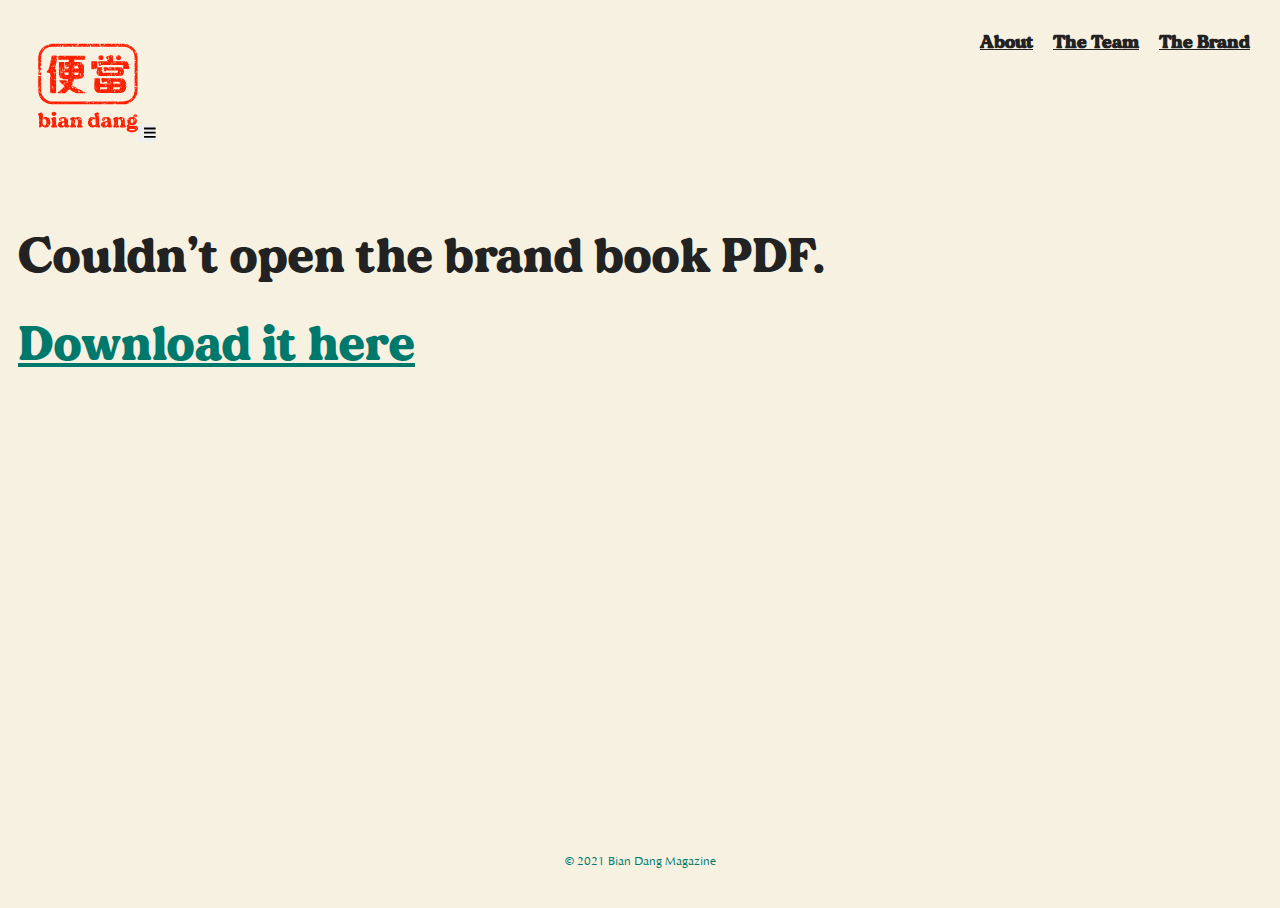
<file: brand/index.html>
<!DOCTYPE html><html><head><meta charSet="utf-8"/><meta http-equiv="x-ua-compatible" content="ie=edge"/><meta name="viewport" content="width=device-width, initial-scale=1, shrink-to-fit=no"/><link rel="stylesheet" href="https://maxcdn.bootstrapcdn.com/bootstrap/4.5.0/css/bootstrap.min.css" integrity="sha384-9aIt2nRpC12Uk9gS9baDl411NQApFmC26EwAOH8WgZl5MYYxFfc+NcPb1dKGj7Sk" crossorigin="anonymous"/><style data-href="/styles.e9be1c309243c281e916.css">body,html{background-color:var(--color-memories);height:100%}a,a:hover{color:var(--color-101)}a:hover{text-decoration:none}a:active{color:var(--color-101-faded-1)}:root{--color-memories:#f7f1e1;--color-memories-faded-1:rgba(247,241,225,0.8);--color-memories-faded-2:rgba(247,241,225,0.55);--color-good-luck:#fd1f00;--color-good-luck-faded-1:rgba(253,31,0,0.75);--color-good-luck-faded-2:rgba(253,31,0,0.5);--color-101:#00796d;--color-101-faded-1:rgba(0,121,109,0.75);--color-101-faded-2:rgba(0,121,109,0.5);--color-snacks:#ffa1b7;--color-street-lights:#a9ff4a;--color-golden-carbs:#e78f2d;--color-golden-carbs-faded-1:rgba(231,143,45,0.5);--color-text-dark-dark:#222;--color-text-dark-medium:#444;--color-text-dark-light:#666;--color-text-light-dark:#999;--color-text-light-medium:#bbb;--color-text-light-light:#eee}.styles-module--wrapper--1_5fu{position:relative}.styles-module--grid-outer--38gjQ{display:grid;grid-template-columns:auto;grid-template-rows:auto;position:absolute;top:0;left:0;width:100%;height:100%}.styles-module--boba--2n-VC{grid-column:1/10;grid-row:1/4}.styles-module--bing--3c3T1{grid-column:10/28;grid-row:1}.styles-module--bowl--1_7sF{grid-column:10/28;grid-row:2}.styles-module--bao--8mba4{grid-column:10/28;grid-row:3}.styles-module--about--3tQzK{grid-column:28/32;grid-row:1/4}@font-face{font-family:Dillan;src:url(/static/dillan-d37b9b2d12a003402b70caf083ddce94.otf)}@font-face{font-family:Optima;src:url(/static/Optima-Italic-ff6478c3cd4b8ddd2bc444b30be4e1b8.woff);font-style:italic,oblique}@font-face{font-family:Optima;src:url(/static/Optima-Bold-4bcc802da04837b44ab2d5e467c857fc.woff);font-weight:700;font-style:normal}@font-face{font-family:Optima;src:url(/static/Optima-69c36d2c33305af0a3a89d1d05851cc0.woff)}@font-face{font-family:MQingHua;src:url(/static/mqinghuahk-4a8289304cee0cf6e18d09566d4fd449.otf)}:root{--font-sans-serif:Optima,Helvetica,Arial,sans-serif;--font-serif:Dillan,Georgia,"Times New Roman",MQingHua,serif}.text-module--header-lg--1-O_q{font-family:var(--font-serif);color:var(--color-text-dark-dark)}@media (max-width:576px){.text-module--header-lg--1-O_q{font-size:24pt;line-height:22pt}}@media (min-width:576px){.text-module--header-lg--1-O_q{font-size:28pt;line-height:24pt}}@media (min-width:768px){.text-module--header-lg--1-O_q{font-size:36pt;line-height:36pt}}.text-module--header-md--1zKdh{font-family:var(--font-sans-serif);font-style:italic;color:var(--color-text-dark-medium)}@media (max-width:576px){.text-module--header-md--1zKdh{font-size:13pt}}@media (min-width:576px){.text-module--header-md--1zKdh{font-size:14pt}}@media (min-width:768px){.text-module--header-md--1zKdh{font-size:16pt}}.text-module--header-sm--1F3Xe{font-family:var(--font-sans-serif);font-weight:700;color:var(--color-text-dark-dark)}@media (max-width:576px){.text-module--header-sm--1F3Xe{font-size:12pt}}@media (min-width:576px){.text-module--header-sm--1F3Xe{font-size:12pt}}@media (min-width:768px){.text-module--header-sm--1F3Xe{font-size:14pt}}.text-module--header-xs--2jCmw{font-family:var(--font-sans-serif);text-transform:uppercase;font-weight:700;color:var(--color-text-dark-dark)}@media (max-width:576px){.text-module--header-xs--2jCmw{font-size:11pt}}@media (min-width:576px){.text-module--header-xs--2jCmw{font-size:11pt}}@media (min-width:768px){.text-module--header-xs--2jCmw{font-size:12pt}}.text-module--body-text--1G1SB{font-family:var(--font-sans-serif);font-size:14pt;color:var(--color-text-dark-dark)}a.text-module--body-text--1G1SB{color:var(--test-101)}.text-module--poetry-text--1VkHD{font-family:var(--font-sans-serif);font-size:14pt;line-height:24pt}.text-module--dark-mode-color--11rvQ{color:var(--color-memories);text-shadow:2px 2px 5px #000}.text-module--caption-text--3bwoB{font-family:var(--font-sans-serif);font-size:12pt;line-height:14pt;color:var(--color-text-dark-medium)}@media (max-width:576px){.text-module--caption-text--3bwoB{font-size:10pt}}@media (min-width:576px){.text-module--caption-text--3bwoB{font-size:11pt}}@media (min-width:768px){.text-module--caption-text--3bwoB{font-size:12pt}}.text-module--label-text--1NymC{font-family:var(--font-sans-serif);font-size:14pt;text-transform:uppercase}.text-module--ingredient-list-text--1FeCv{font-family:var(--font-sans-serif);font-size:14pt;line-height:16pt;color:var(--color-text-dark-dark)}.text-module--footnote-text--18fDy{font-family:var(--font-sans-serif);font-size:12pt;color:var(--color-text-dark-medium)}.text-module--footnote-text--18fDy:target{background-color:var(--color-golden-carbs-faded-1)!important}.styles-module--home-list--3Kmqo{padding:0;margin:0}.styles-module--article-wrapper--InArF{display:inline-block;padding-bottom:30px}.styles-module--article-wrapper--InArF:hover>div>div{color:var(--color-101)!important}.styles-module--logotype--1t3Ys,.styles-module--logotype-static--34ApO{fill:var(--color-good-luck)}.styles-module--logotype--1t3Ys:hover{fill:var(--color-good-luck-faded-1)}.styles-module--logotype--1t3Ys:active{fill:var(--color-good-luck-faded-2)}.styles-module--icon--2zdnD{fill:var(--color-good-luck)}.styles-module--icon--2zdnD:hover{fill:var(--color-good-luck-faded-1)}.styles-module--icon--2zdnD:focus{fill:var(--color-good-luck-faded-2);outline:none}.styles-module--header--7xmbW,.styles-module--header-dark--3GtH3{padding:0;margin-bottom:50px}.styles-module--header--7xmbW{background-color:var(--color-memories)}.styles-module--header-dark--3GtH3{text-shadow:1px 1px 5px #000}@media (max-width:768px){.styles-module--header--7xmbW,.styles-module--header-dark--3GtH3{padding-left:20px;padding-right:20px;padding-top:15px}}@media (min-width:768px){.styles-module--header--7xmbW,.styles-module--header-dark--3GtH3{padding:30px}}@media (min-width:768px){.styles-module--small-logo-button--3xsaQ,.styles-module--xsmall-logo-button--aOiij{display:none}}@media (max-width:768px) and (min-width:576px){.styles-module--medium-logo-button--1Wd0L,.styles-module--xsmall-logo-button--aOiij{display:none}}@media (max-width:576px){.styles-module--medium-logo-button--1Wd0L,.styles-module--small-logo-button--3xsaQ{display:none}}.styles-module--hamburger-button--3TIzI,.styles-module--hamburger-button-dark--2B9gs{border-width:0!important;padding-right:0!important}.styles-module--hamburger-button-dark--2B9gs{color:var(--color-memories)}@media (min-width:576px){.styles-module--buttons--4wg_N{position:absolute;top:30px;right:30px}}@media (max-width:768px) and (min-width:576px){.styles-module--buttons--4wg_N{position:absolute;top:20px;right:20px}}.styles-module--button--25GW4{text-align:right;padding-left:10px;padding-right:10px}@media (max-width:576px){.styles-module--button--25GW4{display:relative;padding-right:0}}@media (min-width:576px){.styles-module--button--25GW4{display:inline}.styles-module--button--25GW4:last-child{padding-right:0}}.styles-module--link--I3Vg_,.styles-module--link-dark--3PdLD{font-weight:700;font-family:var(--font-serif)}@media (max-width:576px){.styles-module--link--I3Vg_,.styles-module--link-dark--3PdLD{font-size:16px}}@media (min-width:576px){.styles-module--link--I3Vg_,.styles-module--link-dark--3PdLD{font-size:18px}}.styles-module--link--I3Vg_{color:var(--color-text-dark-dark)}.styles-module--link-dark--3PdLD{color:var(--color-memories)}.styles-module--button--25GW4:first-child>.styles-module--link--I3Vg_:hover,.styles-module--button--25GW4:first-child>.styles-module--link-dark--3PdLD:hover{color:var(--color-golden-carbs)}.styles-module--button--25GW4:nth-child(2)>.styles-module--link--I3Vg_:hover,.styles-module--button--25GW4:nth-child(2)>.styles-module--link-dark--3PdLD:hover{color:var(--color-101)}.styles-module--button--25GW4:nth-child(3)>.styles-module--link--I3Vg_:hover,.styles-module--button--25GW4:nth-child(3)>.styles-module--link-dark--3PdLD:hover{color:var(--color-good-luck)}.styles-module--button--25GW4:first-child>.styles-module--link--I3Vg_:active,.styles-module--button--25GW4:first-child>.styles-module--link-dark--3PdLD:active{color:var(--color-golden-carbs-faded-1)}.styles-module--button--25GW4:nth-child(2)>.styles-module--link--I3Vg_:active,.styles-module--button--25GW4:nth-child(2)>.styles-module--link-dark--3PdLD:active{color:var(--color-101-faded-1)}.styles-module--button--25GW4:nth-child(3)>.styles-module--link--I3Vg_:active,.styles-module--button--25GW4:nth-child(3)>.styles-module--link-dark--3PdLD:active{color:var(--color-good-luck-faded-1)}.styles-module--container--22ewH{width:100%;height:100%;min-height:100vh;display:flex;flex-direction:column}.styles-module--body--30c6z{flex:1 0 auto}.styles-module--large-view--3rh1Q,.styles-module--xlarge-view--3sZOV{display:flex;flex-direction:row;justify-content:center}.styles-module--medium-view--3YB9F,.styles-module--small-view--2X7Re{display:flex;flex-direction:column}.styles-module--desktop-header--2y84c{text-align:right}.styles-module--desktop-home--2mjKs{position:relative}@media (min-width:1200px){.styles-module--desktop-header--2y84c{padding:100px 40px 0 8%}.styles-module--desktop-home--2mjKs{padding:50px 15% 0 0}}@media (min-width:992px) and (max-width:1200px){.styles-module--desktop-header--2y84c{padding:50px 40px 0 5%}.styles-module--desktop-home--2mjKs{padding:50px 5% 0 0}}@media (max-width:992px) and (min-width:768px){.styles-module--desktop-header--2y84c{padding:40px 20px 0 30px}.styles-module--desktop-home--2mjKs{padding:50px 40px 0 0}}@media (min-width:992px){.styles-module--xlarge-view--3sZOV{display:normal}.styles-module--large-view--3rh1Q,.styles-module--medium-view--3YB9F,.styles-module--small-view--2X7Re{display:none}}@media (max-width:992px) and (min-width:768px){.styles-module--xlarge-view--3sZOV{display:none}.styles-module--large-view--3rh1Q{display:normal}.styles-module--medium-view--3YB9F,.styles-module--small-view--2X7Re{display:none}}@media (max-width:768px) and (min-width:576px){.styles-module--large-view--3rh1Q,.styles-module--xlarge-view--3sZOV{display:none}.styles-module--medium-view--3YB9F{display:normal}.styles-module--small-view--2X7Re{display:none}}@media (max-width:576px){.styles-module--large-view--3rh1Q,.styles-module--medium-view--3YB9F,.styles-module--xlarge-view--3sZOV{display:none}.styles-module--small-view--2X7Re{display:normal}}.styles-module--medium-view--3YB9F,.styles-module--small-view--2X7Re{padding-left:25px;padding-right:25px}.styles-module--compact-header--2-Fk5{margin-left:-25px;margin-right:-25px}.styles-module--logotype--1vvBi{padding-top:50px;padding-bottom:30px}.styles-module--link--3nvcj{color:var(--color-text-dark-dark);font-weight:700;font-family:var(--font-serif);font-size:20px}.styles-module--button--2W201:first-child>.styles-module--link--3nvcj:hover{color:var(--color-golden-carbs)}.styles-module--button--2W201:nth-child(2)>.styles-module--link--3nvcj:hover{color:var(--color-101)}.styles-module--button--2W201:nth-child(3)>.styles-module--link--3nvcj:hover{color:var(--color-good-luck)}.styles-module--button--2W201:first-child>.styles-module--link--3nvcj:active{color:var(--color-golden-carbs-faded-1)}.styles-module--button--2W201:nth-child(2)>.styles-module--link--3nvcj:active{color:var(--color-101-faded-1)}.styles-module--button--2W201:nth-child(3)>.styles-module--link--3nvcj:active{color:var(--color-good-luck-faded-1)}@media (min-width:992px){.styles-module--link--3nvcj{font-size:22px}}@media (max-width:992px){.styles-module--link--3nvcj{font-size:18px}}.styles-module--footer--2ZK30{flex-shrink:1}.styles-module--footer--3aAW0,.styles-module--footer-dark--1jt6j{font-family:var(--font-sans-serif);font-size:12px;text-align:center;width:calc(100% + 30px);margin-left:-15px;padding-top:20px;padding-bottom:40px;flex-shrink:0}.styles-module--footer-dark--1jt6j{color:var(--color-street-lights)}.styles-module--footer--3aAW0{color:var(--color-101)}.styles-module--home-button--zbCnr,.styles-module--next-button--X3t6y,.styles-module--previous-button--2v-DQ{width:200px}.styles-module--next-button--X3t6y{text-align:right}.styles-module--home-button--zbCnr{text-align:center}.styles-module--previous-button--2v-DQ{text-align:left}.styles-module--navigation-buttons--ypNJC{padding:20px 10px 30px;display:flex;flex-flow:row nowrap;justify-content:space-between}.styles-module--navigation-button--yTywb{color:var(--color-text-dark-dark);font-family:var(--font-serif)}.styles-module--navigation-button-dm--3YKaw{color:var(--color-memories);font-family:var(--font-serif)}@media (max-width:576px){.styles-module--navigation-button--yTywb{font-size:24px}.styles-module--desktop-text--DvLHn{display:none}}@media (min-width:576px){.styles-module--navigation-button--yTywb{font-size:16px}.styles-module--mobile-text--mlqer{display:none}}@media (min-width:768px){.styles-module--navigation-button--yTywb{font-size:18px}}.styles-module--floating-header--X9chC{position:absolute;top:0;width:100%}.styles-module--banner--2XvxG{position:relative;top:0;width:100%;padding-bottom:20px}.styles-module--banner-photo--1idNc{width:100%}.styles-module--banner-caption--3dNNU{text-align:right;padding-top:10px;padding-right:10px}.styles-module--container--3UmgE{background-color:var(--color-memories);min-height:100vh;display:flex;flex-flow:column nowrap;background-size:cover;background-position:50%}.styles-module--viewport--5KMcd{flex-direction:row;flex:1 0 auto;display:flex;align-items:stretch;justify-content:center}.styles-module--full-layout--3-K5w,.styles-module--layout--3uU9X{display:flex;flex-direction:column;flex:1 0 auto;align-items:stretch;padding-left:10px;padding-right:10px;width:100%}.styles-module--layout--3uU9X{max-width:700px}.styles-module--full-layout--3-K5w{max-width:1400px}.styles-module--page--32fnf{padding:10px 10px 60px;flex:1 0 auto}.styles-module--sticky-footer--2ZP2W{flex-shrink:0}@media (max-width:768px){.styles-module--rubber-bands--a0MJE{display:none}}.styles-module--rubber-bands--a0MJE{position:relative;overflow:hidden;flex:1 0 auto}.styles-module--rubber-band--158Rt{width:50%;min-width:400px;position:absolute}.styles-module--header--2mGlj{padding-bottom:40px}.styles-module--section--RptwP{padding-bottom:60px}.styles-module--subscription-header--15efB{font-family:var(--font-serif);font-size:32px;padding-bottom:20px}.styles-module--email-input--254iT{height:55px;padding-left:10px;font-size:14pt;font-family:var(--font-sans-serif);border-color:var(--color-good-luck-faded-2);margin-top:20px;margin-bottom:20px;display:inline-block;position:relative;top:1px}@media (max-width:576px){.styles-module--email-input--254iT,.styles-module--email-submit--3OL9A{width:100%;border-radius:8px}}@media (min-width:576px){.styles-module--email-input--254iT{width:80%;border-radius:8px 0 0 8px}.styles-module--email-submit--3OL9A{width:20%;border-radius:0 8px 8px 0}}.styles-module--email-submit--3OL9A{margin:auto;height:55px;background-color:var(--color-good-luck);padding:10px;font-family:var(--font-serif);display:inline-block;border:2px solid var(--color-good-luck);color:var(--color-memories)}.styles-module--email-submit--3OL9A:hover{background-color:var(--color-good-luck-faded-2);border:2px solid var(--color-good-luck-faded-2)}.styles-module--header--2HRYG{padding-bottom:60px}.styles-module--buttonLg--3Xe7X,.styles-module--buttonMd--1pjkL{padding:10px;font-family:var(--font-serif);display:inline-block;border-radius:8px;border:2px solid var(--color-good-luck);color:var(--color-good-luck)}.styles-module--buttonLg--3Xe7X:hover,.styles-module--buttonMd--1pjkL:hover{background-color:var(--color-101-faded);border-color:var(--color-101-faded);opacity:.8}.styles-module--buttonLg--3Xe7X:active,.styles-module--buttonMd--1pjkL:active{background-color:var(--color-101);border-color:var(--color-101);opacity:.6}.styles-module--buttonMd--1pjkL{font-size:12pt}.styles-module--buttonLg--3Xe7X{font-size:16pt}.styles-module--article--2ezRK{padding-bottom:60px}.styles-module--by-lines--ZzAYX{padding-bottom:20px}.styles-module--header--QdUmO{padding-bottom:60px}.styles-module--callout--2yVmE{display:inline-block;padding:10px;border:#639;background-color:red}.styles-module--carousel-footer--3uDCL{display:flex;flex-direction:row;justify-content:space-between;padding-top:10px;padding-bottom:10px}.styles-module--caption--CaRLp{width:50%;flex:1 0 auto}.styles-module--thumbnails--2-3ZK{display:flex;flex-direction:row;justify-content:flex-end;margin-top:10px;margin-bottom:10px;flex:1 0 auto}.styles-module--selected-thumbnail--1LHgM,.styles-module--thumbnail--3vUVW{display:inline-block;width:25px;height:25px;margin-left:5px;margin-right:5px;border-style:none!important;outline:none!important}.styles-module--selected-thumbnail--1LHgM:last-child,.styles-module--thumbnail--3vUVW:last-child{margin-right:0}.styles-module--selected-thumbnail--1LHgM{background-color:var(--color-golden-carbs)}.styles-module--thumbnail--3vUVW{background-color:var(--color-golden-carbs-faded-1)}.styles-module--banner-photo--2XYOp,.styles-module--header--JRpjY{padding-bottom:40px}@media (min-width:576px){.styles-module--banner-photo--2XYOp{width:calc(100% + 150px);margin-left:-75px}}@media (max-width:576px){.styles-module--banner-photo--2XYOp{width:calc(100% + 40px);margin-left:-20px}}.styles-module--attributes--1C38A{padding-bottom:20px;padding-top:10px}.styles-module--equipment--28c1a,.styles-module--ingredients--1Abot{padding-bottom:20px}.styles-module--ingredients-section--LxPO7{padding-bottom:10px}.styles-module--ingredients-list--OjC7a{list-style:none;padding-left:0}.styles-module--ingredients-list--OjC7a>li{padding-bottom:10px}@media (max-width:768px){.styles-module--ingredient-name-and-modifier--Hh_By,.styles-module--ingredient-quantity--2C-h8{display:inline}}@media (min-width:768px){.styles-module--ingredient-quantity--2C-h8{width:40px;margin-left:-40px;padding-right:5px;text-align:right;display:inline-block;vertical-align:top}.styles-module--ingredient-name-and-modifier--Hh_By{display:inline-block}}.styles-module--step--1VD3-{padding-bottom:20px}.styles-module--step-note--TiXGA{padding-bottom:10px}@media (max-width:768px){.styles-module--step-note-number--3SHY9{display:inline}}@media (min-width:768px){.styles-module--step-note-number--3SHY9{display:inline-block;width:20px;margin-left:-20px;padding-right:5px}}@keyframes closeWindow{0%{opacity:1}to{opacity:0}}.ril__outer{background-color:rgba(0,0,0,.85);outline:none;top:0;left:0;right:0;bottom:0;z-index:1000;width:100%;height:100%;-ms-content-zooming:none;-ms-user-select:none;-ms-touch-select:none;touch-action:none}.ril__outerClosing{opacity:0}.ril__image,.ril__imageNext,.ril__imagePrev,.ril__inner{position:absolute;top:0;left:0;right:0;bottom:0}.ril__image,.ril__imageNext,.ril__imagePrev{margin:auto;max-width:none;-ms-content-zooming:none;-ms-user-select:none;-ms-touch-select:none;touch-action:none}.ril__imageDiscourager{background-repeat:no-repeat;background-position:50%;background-size:contain}.ril__navButtons{border:none;position:absolute;top:0;bottom:0;width:20px;height:34px;padding:40px 30px;margin:auto;cursor:pointer;opacity:.7}.ril__navButtons:hover{opacity:1}.ril__navButtons:active{opacity:.7}.ril__navButtonPrev{left:0;background:rgba(0,0,0,.2) url("[data-uri]") no-repeat 50%}.ril__navButtonNext{right:0;background:rgba(0,0,0,.2) url("[data-uri]") no-repeat 50%}.ril__downloadBlocker{position:absolute;top:0;left:0;right:0;bottom:0;background-image:url("[data-uri]");background-size:cover}.ril__caption,.ril__toolbar{background-color:rgba(0,0,0,.5);position:absolute;left:0;right:0;display:flex;justify-content:space-between}.ril__caption{bottom:0;max-height:150px;overflow:auto}.ril__captionContent{padding:10px 20px;color:#fff}.ril__toolbar{top:0;height:50px}.ril__toolbarSide{height:50px;margin:0}.ril__toolbarLeftSide{padding-left:20px;padding-right:0;flex:0 1 auto;overflow:hidden;text-overflow:ellipsis}.ril__toolbarRightSide{padding-left:0;padding-right:20px;flex:0 0 auto}.ril__toolbarItem{display:inline-block;line-height:50px;padding:0;color:#fff;font-size:120%;max-width:100%;overflow:hidden;text-overflow:ellipsis;white-space:nowrap}.ril__toolbarItemChild{vertical-align:middle}.ril__builtinButton{width:40px;height:35px;cursor:pointer;border:none;opacity:.7}.ril__builtinButton:hover{opacity:1}.ril__builtinButton:active{outline:none}.ril__builtinButtonDisabled{cursor:default;opacity:.5}.ril__builtinButtonDisabled:hover{opacity:.5}.ril__closeButton{background:url("[data-uri]") no-repeat 50%}.ril__zoomInButton{background:url("[data-uri]") no-repeat 50%}.ril__zoomOutButton{background:url("[data-uri]") no-repeat 50%}.ril__outerAnimating{animation-name:closeWindow}@keyframes pointFade{0%,19.999%,to{opacity:0}20%{opacity:1}}.ril__loadingCircle{width:60px;height:60px;position:relative}.ril__loadingCirclePoint{width:100%;height:100%;position:absolute;left:0;top:0}.ril__loadingCirclePoint:before{content:"";display:block;margin:0 auto;width:11%;height:30%;background-color:#fff;border-radius:30%;animation:pointFade .8s ease-in-out infinite both}.ril__loadingCirclePoint:first-of-type{transform:rotate(0deg)}.ril__loadingCirclePoint:first-of-type:before,.ril__loadingCirclePoint:nth-of-type(7):before{animation-delay:-.8s}.ril__loadingCirclePoint:nth-of-type(2){transform:rotate(30deg)}.ril__loadingCirclePoint:nth-of-type(8){transform:rotate(210deg)}.ril__loadingCirclePoint:nth-of-type(2):before,.ril__loadingCirclePoint:nth-of-type(8):before{animation-delay:-666ms}.ril__loadingCirclePoint:nth-of-type(3){transform:rotate(60deg)}.ril__loadingCirclePoint:nth-of-type(9){transform:rotate(240deg)}.ril__loadingCirclePoint:nth-of-type(3):before,.ril__loadingCirclePoint:nth-of-type(9):before{animation-delay:-533ms}.ril__loadingCirclePoint:nth-of-type(4){transform:rotate(90deg)}.ril__loadingCirclePoint:nth-of-type(10){transform:rotate(270deg)}.ril__loadingCirclePoint:nth-of-type(4):before,.ril__loadingCirclePoint:nth-of-type(10):before{animation-delay:-.4s}.ril__loadingCirclePoint:nth-of-type(5){transform:rotate(120deg)}.ril__loadingCirclePoint:nth-of-type(11){transform:rotate(300deg)}.ril__loadingCirclePoint:nth-of-type(5):before,.ril__loadingCirclePoint:nth-of-type(11):before{animation-delay:-266ms}.ril__loadingCirclePoint:nth-of-type(6){transform:rotate(150deg)}.ril__loadingCirclePoint:nth-of-type(12){transform:rotate(330deg)}.ril__loadingCirclePoint:nth-of-type(6):before,.ril__loadingCirclePoint:nth-of-type(12):before{animation-delay:-133ms}.ril__loadingCirclePoint:nth-of-type(7){transform:rotate(180deg)}.ril__loadingCirclePoint:nth-of-type(13){transform:rotate(1turn)}.ril__loadingCirclePoint:nth-of-type(7):before,.ril__loadingCirclePoint:nth-of-type(13):before{animation-delay:0ms}.ril__loadingContainer{position:absolute;top:0;right:0;bottom:0;left:0}.ril__imageNext .ril__loadingContainer,.ril__imagePrev .ril__loadingContainer{display:none}.ril__errorContainer{position:absolute;top:0;right:0;bottom:0;left:0;display:flex;align-items:center;justify-content:center;color:#fff}.ril__imageNext .ril__errorContainer,.ril__imagePrev .ril__errorContainer{display:none}.ril__loadingContainer__icon{color:#fff;position:absolute;top:50%;left:50%;transform:translateX(-50%) translateY(-50%)}.styles-module--description--3F5ur,.styles-module--header--3mZ_R{padding-bottom:60px}.styles-module--caption--1Alft{padding-top:10px;text-align:left}.styles-module--image-wrapper--w1Wzn{padding:0 0 60px;display:inline-block;background:none}.styles-module--image-wrapper--w1Wzn,.styles-module--image-wrapper--w1Wzn:focus{border-style:none!important;outline:none!important}.styles-module--header--2W_0p,.styles-module--mobile-header--wl5qy{padding-bottom:40px}.styles-module--mobile-view--10bbr{display:none}.styles-module--desktop-view--Tz4wB{display:inherit}@media (pointer:coarse),(pointer:none){.styles-module--mobile-view--10bbr{display:inherit}.styles-module--desktop-view--Tz4wB{display:none}}.styles-module--mobile-view--10bbr{max-width:700px;margin:auto}.styles-module--profile--1iknt{margin-bottom:60px;display:flex;flex-direction:column;align-items:stretch}.styles-module--profile-picture--GTCD4{border-radius:25px}.styles-module--profile-information--2A-r-{flex-grow:1}.styles-module--profile-name--WODKn{font-size:32px;font-family:var(--font-serif);padding-top:10px}.styles-module--position--3GCUM{font-family:var(--font-sans-serif);font-size:18px;line-height:18px;padding-bottom:30px}.styles-module--prompt--1nh6_{font-family:var(--font-sans-serif);color:var(--color-101);font-size:18px;padding-bottom:10px}.styles-module--answer--ITQaW{font-family:var(--font-sans-serif);font-size:18px;line-height:18px;padding-bottom:30px}.styles-module--social-link--alp2G{font-size:16px;font-family:var(--font-sans-serif);color:var(--color-101);font-weight:700;width:100%;display:inline-block}.styles-module--social-link--alp2G:hover{color:var(--color-101-faded-1)}.styles-module--social-label--1ed0I{display:inline-block;width:30px;text-align:center;margin-right:10px}.styles-module--header--21F2v{padding-bottom:40px}</style><meta name="generator" content="Gatsby 2.25.3"/><title data-react-helmet="true">The Brand</title><link rel="preconnect dns-prefetch" href="https://www.google-analytics.com"/><link as="script" rel="preload" href="/webpack-runtime-4284095a435e7441297d.js"/><link as="script" rel="preload" href="/framework-62aa192001dd5d50f28d.js"/><link as="script" rel="preload" href="/app-0c288d2df5a1df5855c6.js"/><link as="script" rel="preload" href="/styles-e9d24b1846c7d6eb9685.js"/><link as="script" rel="preload" href="/cb1608f2-60069e6c3cfef4f49c77.js"/><link as="script" rel="preload" href="/commons-20b0523ff1fd558c71c0.js"/><link as="script" rel="preload" href="/component---src-pages-brand-index-jsx-6d8cf43507e5006c33ea.js"/><link as="fetch" rel="preload" href="/page-data/brand/page-data.json" crossorigin="anonymous"/><link as="fetch" rel="preload" href="/page-data/app-data.json" crossorigin="anonymous"/></head><body><div id="___gatsby"><div style="outline:none" tabindex="-1" id="gatsby-focus-wrapper"><div class="styles-module--container--3UmgE"><div><nav class="styles-module--header--7xmbW navbar navbar-expand-sm navbar-light"><span class="navbar-brand"><a class="styles-module--medium-logo-button--1Wd0L" href="/"><svg viewBox="0 0 600.92 530.58" alt="便當 | Bian Dang" class="styles-module--logotype--1t3Ys" width="100" height="100"><g id="Layer_2" data-name="Layer 2"><path class="cls-1" d="M374 498.24a3.07 3.07 0 000-.42l-1 2.92a3.52 3.52 0 001-2.5zM371.89.66c.07-.21.14-.43.2-.66h-3.25L368 5.13c2.77-.62 3.26-2.64 3.89-4.47zM339.89 421.73c0 .92-.11 2.36-.65 2.63a2 2 0 01-1.09.11c.41 1.57 1.53 3.33 3.85 6.55 2.15 2.91 2.41 6.7 2.41 13.9a22.52 22.52 0 00-15-5.81 30.9 30.9 0 00-8.6.86 9.69 9.69 0 01-.9.92l-.19-.64A25.35 25.35 0 00305.33 451c.39 1.71-.73 2.47-1.88 3.36-.22.46-.43.92-.62 1.38 2.56 1.45 2.88 3.78 2.16 6.45a4 4 0 01-4.11-.22 43.09 43.09 0 00-.95 9.12v1.46c1.3.39 1.4 1.74 1.78 2.79l-1 1-.54-.57a34.15 34.15 0 005.57 16.05 6.8 6.8 0 014.59 5.1c4.87 4.16 11.31 6.47 19 6.26a23.38 23.38 0 0015.54-6.45c1.14 3.54 4 5.31 9.48 5.31h2.44l-3.36-2.77c3.41-1.24 4.48-1 5.49 2.77h9.2c2.29 0 3.82-.4 4.74-1.26-1.16-2.24-1.2-4.1.66-5.27a31.6 31.6 0 00-3.63-5.73c-2.28-3.16-2.4-7.32-2.4-16.17v-40.4l-1.8 1.16c-4-6-1.08-11.58 1-17.64-1.47-3.69-4.9-5.12-10.17-3.65-1.39.51-8.84 2.66-12.63 3.92a11.67 11.67 0 00-4.27 2.2 16.7 16.7 0 01.27 2.53zm28 71.81l-.77.44c-.59-.86-1.19-1.71-1.79-2.57l1.14-.76zm-2.66-47.77c-.43-2.85-.69-4.61-1.06-7 3.91 3.58 3.96 3.82 1.09 7zM331 440.68c.45.68 0 2-.11 3h-1.15c-.84-1.18-1.68-2.36-2.66-3.72 1.84-1.41 3.18-.49 3.92.72zm-8 2.87l8.43 3.91c-3.94 1.4-7.44 2.28-11.13 1.88-.5 0-.87-1.3-1.12-1.7zm.25 38.73l-3.49-.4v-1.46l3.55-.47c0 .78-.01 1.55-.03 2.33zm5.15 17.7a3.29 3.29 0 01-.13-.81l2.42-.36v1.21c-.69-.02-1.48-.02-2.26-.02zm6.63-9.57a9.25 9.25 0 01-6.72-2.76 23.84 23.84 0 00-1 2.46 9.59 9.59 0 01-.76-4.69c-2.06-3.29-3.14-8-3.25-13.47-4.46-3.41-5.31-3-10.17 1.56.72-1.67 1.09-3.67 2.26-4.95a102.79 102.79 0 017.76-7.05 18.26 18.26 0 01.82 2.15c1.43-7.12 5.11-11.79 11.07-11.79a9.16 9.16 0 016.75 2.84l.42-.07v.57c2.92 3.37 4.4 9 4.4 15.86.07 11.12-3.85 19.34-11.55 19.34zm15.27 2.76c-.44 0-.86-.79-1.28-1.23.45-.42.86-1.11 1.37-1.19s1 .56 1.84 1.11c-.88.66-1.4 1.32-1.9 1.31zm3.11-11.59l4-3.09.9 1.1c-.44 2.41-2.44 2.48-4.87 1.99zm3-5.81c.1-.95.21-1.9.31-2.84l1 .17c-.15.93-.31 1.86-.46 2.79zm3.88-50.49c1.45 3.86.82 5-3.57 6.6.66-3.04.66-3.04 3.63-6.6zm.23 32.17c-2.78 2.92-2.78 2.92-5 1.49zm-6.71 8.39l-2.74 4.28-1.1-.64c.03-1.7.73-2.9 3.9-3.64zm-3.46 14.26c-2.31 1.29-.09 5.29-4.39 7.1.44-3.64.78-6.52 1.12-9.41l1.31-.59zm-5-23.68c-2.87-5-2.25-6.62 2.55-7a6.47 6.47 0 01-2.47 7zM79.35 449.09c-.25 2.28.76 3.92 4 8.47 2.28 3.16 2.4 7.32 2.4 16s-.12 13-2.4 16.17c-3.28 4.55-4.29 6.19-4 8.47.13 2.65 1.9 3.79 5.81 3.79H103a5 5 0 00-.37-.42c.62-.46 1.23-1.28 1.85-1.27s1.22.82 2.15 1.52l-.21.17h3.18c2.38 0 4-.45 4.87-1.45l-1.68-2.46 2.39-2c-.45-1.53-1.57-3.28-3.81-6.39-2-2.77-2.34-6.32-2.39-13.11l-.1-.75h.09v-10.67c-1.53-.86-2.09-2.35-2.69-4l2.69-1.63v-11.45a14.45 14.45 0 00-.42-3.64c-.16 1-1.54 1.59-4.73 2.57l3.38-5.49c-1.74-2.3-4.75-3.08-9-2l-.63.37c.05-.08.09-.16.13-.24-1.8.51-8.78 2.64-12.54 3.85s-5.68 2.94-5.81 5.59zm26.84 11.18l-4.19-4.71c3.61-.29 4.67.81 4.19 4.71zm-1.3 32.24l-4.32-6.17c4.18.05 4.18.05 4.32 6.17zm-5.74-44a12.88 12.88 0 00-.93 2.79 12.14 12.14 0 00.42 2.88c-3.64-1.97-3.59-2.77.51-5.66zm-2.35 33c-.26 1.6-.45 2.75-.66 4-.73-.33-1.17-.38-1.27-.59-.71-1.52-.72-2.78 1.93-3.43zM91.61 461l-.61 5.09c-1.77-2.7-1.77-2.7.61-5.09zM380.52 17.48c2.22-3.93 3.13-4 6.88-2.16l-1.06 2.16h9c-2.14-4 .29-7.49-.31-10.79-.54-3 1.54-4.64 3.11-6.69h-22c-.42 2.51-2.1 5.09-.52 7.55l2.55-1.36c.11.18.31.4.28.46a27.5 27.5 0 00-3.93 10.83zm1.65-11.09c.25.91.49 1.83.73 2.75l-1.19.16-.3-2.77z"></path><path class="cls-1" d="M362.46 1.47a7.13 7.13 0 01-1-1.47H331a4 4 0 01.31.41c.37.62.12 2.36-.36 2.61a3.92 3.92 0 01-3.24.16c-1.33-.78-3.2-1.51-3.11-3.18h-3.92a6.55 6.55 0 01-1.1 2.38C319 1.49 318.46.71 318 0h-7.56c-.46.87-.9 1.75-1.28 2.65-.91 2.18-1.47 4.51-3.12 6.81-.33-.79-1.08-1.68-.92-2.35.45-1.82 1.76-3.52 1.82-5.3a4.22 4.22 0 00-.39-1.81H298c1.4 4.4 0 7.79-4.14 11.37-1.35-2.62.3-5.22-.24-7.58C293.24 2 294.2 1 295.18 0h-53.29l2.38 2.71-1.76 5.45-2.79-1.41-4.09 3.25v7.46h1.28c.23-.58.45-1.17.68-1.75h.59c0 .58.07 1.17.11 1.75h9.11c.3-.58.62-1.19 1-1.83a3.82 3.82 0 01.63 1.83h13.45c1.31-3.81 2.32-3.69 6.16-1.69-.11.63-.23 1.19-.36 1.69H271l.11-.41 1.41.41H303c.12-.66.23-1.31.35-2h1.16c.09.67.19 1.35.28 2H316L312.13 16V6.86c2.37.27 2.94 2.51 3.93 4.3l3-2.4c3.5 3.82-.51 5.86-1.05 8.72h25.56c-.27-.42-.55-.83-.83-1.27a2.91 2.91 0 014.09.22 2.48 2.48 0 01.7 1.05h24.66a1.79 1.79 0 00.29-2.27 46.38 46.38 0 00-2.91-4.21c.85-1 1.58-1.91 2.47-3l-4.79-1.23-2-6.45.69-.28h-3.46zM249.84 11.76l-1.17-.82 2.18-3.24 1.26 1zm13.39.7L262 6.61c3.23 1.98 3.23 2 1.23 5.85zm9.14-3.16c-1.62-4.14-1.4-4.57 2.37-4.69zm63.78-3.43c-.09.54-.71 1-1.78 2.37.25-2.15.37-3.21.5-4.27l.87-.09a5.41 5.41 0 01.41 1.99zm6.34 7.05c-.47 1.15-3.26.86-4.3-.6-.42-.6-.07-1.74-.07-2.64l1-.33c.4.52 1.08 1 1.15 1.55.18 1.43 3.16-.27 2.22 2.02zm2.8-8.25l3.53 1.44c-1.75 1.31-1.75 1.31-3.53-1.44zm11.21 7.66V8.84c2.2 1.24 2.03 2.26 0 3.49z"></path><path class="cls-1" d="M587.24 309.54c1.08 1.29 2.84 1.78 4.41 2.51a81.62 81.62 0 004.47-14.3c-2.14-.29-2.21-.72-2.84-4.46l3 3.67a84 84 0 001.7-16.82V168a4 4 0 00-1.23.66l-.91-1.34 2.14-1.58V147l-1.1 1.33c-.36-.82-.64-1.15-.56-1.35a2.71 2.71 0 011.66-2v-26.6l-.86-.1c.08-.36.15-.71.23-1.07.21-.08.42-.18.63-.27V90.72l-.24-.56a3.85 3.85 0 01.24-.4V83.4a83.19 83.19 0 00-2.88-21.71l-2.29 1.11c-.09-2.07.55-3.34 1.46-4a79.31 79.31 0 00-2-5.67l-.25.18a8.43 8.43 0 01-.3-1.57 83.82 83.82 0 00-9.39-16.89c-1.12.77-2.56.9-4.73.3l3.7-1.72a83.89 83.89 0 00-22.93-21 4 4 0 01-.49 0 36.38 36.38 0 01-6.3-.86c-.32 3.44 2.89 3.22 4.52 4.95-.92 1.68-2.69 2.26-3.48.72-1.91-3.75-4.18-2.66-6.66-.86-1.76-1.54-1.61-2.62-.15-4s3-2.92 4.48-4.43c-2-.94-4-1.79-6-2.57-.2 1-.4 1.94-.61 3-1.94-1.21-4-1.77-2.59-4.13a82.56 82.56 0 00-14-3.4c-.26 1.81-.53 3.77-.92 6.57l-2.46-4.52-3 1.11c-.8-.7-.78-2.14-.18-3.77-2-.14-4-.24-6-.24h-11c-.35 3.85-.67 7.46-1 11.05h-1.24c-1.56-3.63.31-7.35.37-11h-10.99c.1.76.25 1.52.41 2.3.5 2.44.45 4.77-2.45 7.12V2l-.79-.24c-.59 1.24-1.19 2.36-1.84 3.6-.46-.4-.88-.58-.9-.8-.14-1.38-.24-2.77-.26-4.16V0h-14.2l-2.24 1.68a15.74 15.74 0 01-.35-1.68h-20.92l-5.21 6.6c-3.37-2.07-1.42-4.39-1.09-6.6H401.1a6.71 6.71 0 01-.62 3.42c-1 2.22-2.2 4.35-3 6.63s-1.12 4.45-1.81 7.43h7.92c.4-1 .62-2.13 1-3.19.14-.38.71-.61 1.49-1.25a5.65 5.65 0 01.22 4.44h15.25l.74-2.17.94.24c-.11.65-.23 1.29-.35 1.93h47.91l-.27-.06c0-.28 0-.56.05-.84a22.53 22.53 0 004.22-1.21 3 3 0 001.53-2.25c-.07-1.5-1.22-1.91-2.65-1.37-.58.22-1.21.32-2 .53 1.33-3.11 1.33-3.11 6.12-2.44.29 2.55 4 4.71 2.33 7.64h34.49a65.8 65.8 0 0150.83 24 12 12 0 01.19-7.44 17 17 0 004.08 9.6c1.3 1.59 1.47 4.11 2.25 6.53l-.35.19a63 63 0 013.52 7l1.18-7.49c2.59 3.66 2.37 7.43-.3 9.64.35.91.69 1.82 1 2.75 3 3.33 3.86 6.81 2.52 9.87a65.56 65.56 0 011 11.36v12.45a4.88 4.88 0 012.49.8 26.75 26.75 0 013.13 1.69 39 39 0 013.34 3.35l-6.43 3.15-2.53-1v35.52l1.81-.86c-.75 2.5-1.19 3.81-1.81 4.17v36.93c1.61.68 2.82 2.5 4.85 2 .16.43.32.87.47 1.3l-4.14 4.8 1.95 3.37-3.13.29v27.71l2.37 4.84a14.73 14.73 0 01-2.37-1v37c2.47-.56 4-1.42 3.41-3.56-.48-1.76-1.06-3.49-1.75-5.7 1.24 0 2-.24 2.51 0 3.08 1.7 5.52 4.72 9.56 4.44a22.22 22.22 0 011 3.52c-4.09-2.19-6.49-1.39-8.73 1.19-1.36 1.58-1.66 1.32-6 .07v9.3a27.34 27.34 0 004.7 0l.08-.12h.13c.33-1.42.66-2.83 1.06-4.51 2.53 1.27 1.91 3.05 1.84 4.65l-2.9-.14v.09h-.19c-1 1.46-2 2.92-3.1 4.53l-1.6-.69v3.73c1.44-.59 2.25.29 3.19 1.84-1.85 1.13-2.69.71-3.19-.41v3.14c1.36-.24 2.45.39 4.29 1.94-1.46-.93-2.92.42-4.42 1.05a65.53 65.53 0 01-14.54 37.17l2 4.28-2.88 3.9-3.57-2.71c.13-.28.28-.58.43-.87a65.74 65.74 0 01-47.25 20h-35.2c-.4 1-.94 2.43-1.59 4.08a6 6 0 01-3.36-4.08h-63.92c.73 2.92.46 3.14-3.06 5.05.95-1.87 1.73-3.43 2.56-5.05h-42.51c-.11.82-.23 1.77-.41 3.06l-3.18-3.06h-48.76c-.3.65-.58 1.29-.86 1.91-1.72-.33-2.55-1-2.82-1.91h-5.42c-.15.27-.32.54-.48.82 2 1.1 3.93 1.07 3.79 3.6-.05 1 1.68 2.08 2.65 3.18a8.4 8.4 0 01-8.86-6.69c-.06-.31-.12-.61-.17-.91h-4.21c1.87 1 2.09 2.9 1.49 7.73a33.78 33.78 0 01-3.79.78c-4.76.47-4.76.44-6.91 4.58-1.87-2-.65-3.32.78-4.81 1.85-1.91 3.45-4 5.1-6l2.71 3.81c2.89-2.71 0-4.21-1-6.08h-32.05a5.12 5.12 0 01-.4.55c-.07-.19-.12-.37-.18-.55H240c.4.31.74.56.7.66a12 12 0 01-1.11 1.87c-.3-.34-.89-.69-.86-1a4.77 4.77 0 01.59-1.53H230c.16.67.31 1.33.47 2a6.61 6.61 0 01-2-2h-65.3l-.21 1.22h-.78c-.06-.4-.13-.81-.2-1.23h-68.4a2.17 2.17 0 01.07.24c-.9.23-1.92.84-2.69.62a10.58 10.58 0 01-2-.86h-4.41c-1.39 0-2.77-.05-4.14-.14l-3.73 3c.27-1.16.53-2.24.77-3.28a66.7 66.7 0 01-7.11-1.17v.79l-1.19.11c0-.4-.09-.8-.13-1.2a66.06 66.06 0 01-43.44-34.64c-.28 1.06-1 1.44-2.8 1.06l2.22-2.29a65.56 65.56 0 01-6.34-28.23v-73.7c-1.82-.69-2.05-1.88-2.82-6.07a14.05 14.05 0 012.82 1.85v-28.34l-6.09.91c1.72-2.79 3.93-3.29 6.09-3.51v-4.09l-8.17 6.17-2-2.33c-1.27 3.56-3.89 3.33-7.29 2.76v10.35l1.42-.54c2.17-.82 4-1.71 5.58 1.35.74 1.39 3.44 1.87 5.34 2.49 3.93 1.27 3.95 1.19 3.93 5.7-1.61.57-4.39 1.77-4.5 1.55-1.83-3.43-3.86.15-6.09-.43-.51-2.77-2.58-3.17-5.12-2.29l-.56.2v9a29.62 29.62 0 01.26 3.42l-.26-.15v60.18l2.61.15c.39-3.77 1.51-6.95 5.19-8.94l3.09 4.9-4.56-1.89c1.61 4.91-2 7.14-4.81 10.21l-1.62-.56v11.65a82.9 82.9 0 006.46 32.06 4.16 4.16 0 011.58 2.47l-.4.19c.5 1.08 1 2.16 1.57 3.22.32.21.66.45 1 .72l-.64.06A84 84 0 0036.1 348a4.28 4.28 0 012.84-2.37c.5 2.47.64 3.71 0 4.34a82.87 82.87 0 0045.57 13.6h57.51l.84-.05v.05h87l.24-.55 5.42.43-.06.12h34v-3c1.34 1.52 1.94 2.2 1.79 3H276l.33-.43.27.43h28.95c-.11-.4-.22-.81-.34-1.27a6.25 6.25 0 012.31 1.27h20l1.1-3.5c.93 1.9 1.35 2.79 1 3.5h56.1c-1.39-1.55-1.12-3.6-1.17-6 2 1.86 3 3.6 2.91 6h15.26c-2.4-2.91-4.65-1.64-7.09-.36 1-2 2-4.07 3.17-6.56l2.81 2.07a10.44 10.44 0 011-2.12 14.63 14.63 0 012.61-1.83c-.58 3.27-1 5.68-1.58 8.8h53.57l-2.4-4.56 3.77-1.6c-.1 1.3-.17 2.1-.27 3.45l3.18-2.55c.48 1.05.92 2 1.48 3.21l-3.54 2.05h6.28c0-.37 0-.74-.07-1.11-.2-2.19-1-4.34-1.12-6.52-.09-1.24.53-2.53 1-4.58 1.23 4.4 2.7 8.31 2.82 12.21h46.21a82.9 82.9 0 0023.97-3.57c-1.75-1.63-1.41-2.94.61-5.08v4.91q2.5-.78 5-1.71a8.59 8.59 0 01.84-3.85c1.79-4.11 1.23-4.35 5.37-5 1.48-1.87-.27-5.43 3.17-6.41.69 1.89.57 7-.05 11.07a84 84 0 0035.17-35.36c-.53-3.23-.96-6.14-1.39-9.03zM408.88 10.11c-1.62-1.49-1.18-2.66.22-4 1.49 1.4 1.44 2.59-.22 4zm17.4 4.5l-1.28-.18.75-4.6a3.31 3.31 0 01.53 4.78zm35.57-6.47C460 5.77 464 4.55 463.79 2.2l2.06 3.19 3-2.14c.26 1.49.47 2.63.66 3.69zm23.38-.44c.28 2.8.51 5.12.75 7.44-1.71-2.09-3.4-4.35-.75-7.44zm28.83 4.7c.49-1.38.94-2.63 1.59-4.42 2.48 4.31 2.4 4.41-1.59 4.42zm16.67-5.66l1.33-.14c.37 1.67.74 3.34 1.27 5.7-3.91-1.61-3.6-3.5-2.6-5.56zm11 9.1l-3.13-2.93c3.34-1.34 3.53.49 3.16 2.93zm18.8 17.66c-2-2.32-2-3.53-.63-4.63l1.52.25c-.21 1.18-.42 2.35-.86 4.38zm7.9-8.34l-5.44.59 4.3-4.75 1.17.58zm26 141.18c-1 4.18-3.79 6.52-8 8.57 1.84-7.56 3.38-9.16 8.06-8.57zm-12.57-76.12c2.2-1.26 3.41-.39 5 1.51-2.66 1.19-4.12.95-5-1.51zm-1.47-44.56L586 44c-.26 1.49-.43 2.5-.62 3.53l4 3.15-3.09 3.88c.4 1.43 3.5 1.73 1.36 4.53-4.65-3.32-4.75-8.85-7.26-13.43zm7.81 24.56l3.8-4.09c.7 4.14.7 4.14-3.8 4.09zm2 55.76l1.29.87-2 2.47-1-.69zm-.92 10.29l-.65.32-2-2.29c.18-.24.35-.48.53-.71a5.6 5.6 0 011.77 1c.38.41.29 1.1.38 1.68zm-7.42 20.08c-1.44-3.54-1.26-4.7 1.18-8.7.49 3.11.73 5.85-1.15 8.7zm-.68-40.86c.31-1.91.52-3.21.79-4.9 1.36.31 2.49.89 3.5.73s1.8-1.1 2.66-1.67c.33 2.97.33 2.97-6.92 5.84zm4.37 26.26a4.67 4.67 0 011.5-1.81c.25-.15 1 .51 2 1a9.46 9.46 0 01-2.16 1.83c-.27.15-1.37-.89-1.31-1.02zm1.09 55.9c.51.36 1.48.95 1.43 1a21.41 21.41 0 01-1.6 2.56l-1.43-1c.57-.82 1.1-1.69 1.63-2.56zm-3.14 44.7c-2.31-2.64-.47-4.47.94-6.77l3.27 1.56zm3.91-18.91c-.32-1-.63-2.05-1-3.07l1.23-.19c.22 1 .43 2 .65 3zm3-4.8v-5.8c2.64 2.39 2.24 4.09.01 5.8zm2.49 5.81l-1.14-1 2.26-2.15.89.81zm1.65-30.45l-.63-.78 2.6-2.23c.3.34.6.69.89 1zm2.88 71.57c2.13 4.39-2.55 6.14-2.25 9.28a9.06 9.06 0 012.25-9.25zm-1.24 19.49c.91 2.73-.52 3.88-2.77 5.39-.01-2.65.1-4.45 2.77-5.36zM3.59 206.71c1.75-1.49 3.12-1.84 3.68 1.07zm13.79 40c.37.2.74.4 1.12.59-.75 2-1.49 4-2.59 6.9-1.24-3.83-.34-5.82 1.47-7.52zm.56 21.09l-3.29 1.28c1.49-2.08 1.49-2.08 3.29-1.31zm-6.8-67.23l1.59.44c-.46 1.38-.91 2.76-1.36 4.14l-1.43-.44zM11.09 231c.84-1.72 1.68-3.44 2.77-5.69 1.73 4.07 1.73 4.07-1.66 6.24zM2.6 283.06L5 278c1.93 3.18-.53 4-1 5.59zm2.77 13.34c-1.79-4.43-1.47-7.78 1-12.55 2.84 2.77 2.24 4.7-1 12.55zm-.06-22.53c-.71-4.79-.71-4.79 4-5.61zM12 287.56c-.28.22-1.37-.1-1.73-.49-1.46-1.62 0-2.3 1.21-3.46 1.52 1.62 1.83 2.85.52 3.95zm1.64 4.29l1.49-.78 3.38 4.09-3.55 2.07c-2.51-1.7-1.67-3.58-1.36-5.38zm2.85 28.51c-.73-2.23-1.13-3.43-1.63-4.95.73-.3 1.64-1 2.2-.8.94.35 2.48 1.66 2.36 1.91a21.47 21.47 0 01-2.97 3.84zm6.76-2.58v-2.84l1.13-.08c.1 1 .19 1.93.29 2.89zm11.3 18.54l-1.35-.45 1.14-3.21 1.09.34c-.33 1.1-.63 2.21-.92 3.32zm26.66 13.52c-.19-.47.53-1.31.83-2l2.94 2c-1.93 1.58-3.15 1.66-3.81 0zm9.2 6.12l-1-.9 2.75-3.06c.92 2.9-.7 3.26-1.79 4zm22.83 3.8c-.42-2.58.85-3.77 3-4.41.18 2.17.36 4.38-3.04 4.41zm20.65 3.31c-.53-2.28-.22-3.8 2.21-4.73.7 2.41-.28 3.66-2.25 4.73zm9.93-7.58l1.79 4.46c-3.82-.14-3.82-.14-1.83-4.46zm17.84 1.56l-2.82-1.71.78-1 2.55 1.95zm3.81-3.57c-.06-1.22-.12-2.44-.21-4.15 2.36 1.55 1.74 2.82.17 4.15zm12.45 4.89a5.2 5.2 0 01-1.16-1.37l1.4-1a8.65 8.65 0 01.9 1.76c-.01.1-.98.73-1.18.61zm7.46 5c-1.74-1.42-1.1-2.53.07-3.72 1.49 1.27 1.55 2.41-.11 3.69zm4.8-4c.18-1.79.3-2.95.49-4.87 1.4 2.58 1.4 2.58-.53 4.82zm4.41-2.86c-.2-1.25-.34-2.51-.49-3.76l1.34.07c.13 1.23.27 2.46.41 3.7a8 8 0 01-1.3-.06zm11.33-.83c.28-2.84 1.84-2.41 3.58-1.58zm9.12-5.54l4.06-1c-2.18 2.06-2.18 2.06-4.1.95zm17.25 4.78c-.19.14-.93-.49-1.77-1l2-2.07c.44.43 1.33 1 1.24 1.25a4 4 0 01-1.51 1.77zm39.14 8.37l-.61-2.79 1.48-.14.24 2.72zm16.33-6.1c-.75-.83-1.47-1.27-1.46-1.7a6.89 6.89 0 01.79-2.14c.65.42 1.71.75 1.85 1.3s-.64 1.35-1.22 2.49zm9.48-.57c-1.63-2.55-1.63-2.55.25-5.68-.15 2.53-.22 4.06-.29 5.63zm7.62.95c-1.57-4.15-1.09-5.5 2.85-8.49 1.95 3.82-3.27 5.27-2.89 8.44zm11.25 5.54l-2.5-.66 2.62-3.4.77.18c-.34 1.24-.63 2.54-.93 3.83zm11.44-4.25c2.08-2.24 3.23-2.55 3.82 1.22zm23.84-4.23c-1.54-1.72-3.06-3.48-5.18-5.89 4.08 1.44 4.08 1.44 6.13-.32a44.42 44.42 0 012.77 4.27 56.46 56.46 0 012.06 5.38c-3 .25-4.31-1.81-5.82-3.49zm25 4.23c-2.14-.23-3.36-1.4-3.1-3.9.51-.31.65-.47.78-.46 2 .15 3.76.7 3.67 3.17a1.83 1.83 0 01-1.39 1.14zm6.07-11.86c.06 1.39.11 2.47.18 4-1.81-2.12-1.81-2.12-.18-4zm19.66 5.32c2.33-3.23 2.33-3.23 4.84-1.16zm10.29 10.83l-4-4.52c4.05-.04 4.05-.04 4 4.55zm-.15-12.71c-.25.47-.95.71-1.47 1.06-.34-.55-.71-1-.63-1.09.57-.89 1.23-1.73 1.86-2.58l.73.35a8.65 8.65 0 01-.49 2.29zm15.92 7.77l4.8-2.72c-.62 3.88-.62 3.88-4.8 2.75zm7.72-3.52v-7.34c3.24 4.12 3.24 4.12 0 7.37zm16.8 2.1c-.34 0-.63-.64-.95-1a5.41 5.41 0 011.58-.78c.31 0 .69.48 1.52 1.1a7.31 7.31 0 01-2.15.71zm11.63 4.89l-1.27-1.07 1.9-2.31c.37.32 1.1.84 1.05.92a28.87 28.87 0 01-1.68 2.49zm6.75-8.5c-.36-2.35-.36-2.35 2-3.19-.73 1.22-1.29 2.11-2 3.22zm30-6l5.78-.33 1 2.69c-5.86.95-6.02.9-6.79-2.34zm19 4c-.14-.52-.29-1-.43-1.56a22.88 22.88 0 012.57-.62 4.17 4.17 0 01.43 1.21c-.88.35-1.75.64-2.65.95zm42.39-6l-.82-.37c.34-.88.68-1.77 1-2.66l1.14.56c-.49.81-.93 1.64-1.37 2.46zm16.46-4.27l-4.38-4.36 6.43-3c.42 1.1.93 2.41 1.4 3.63zm17.54-8.33c-.9-2.37-4.16-3.33-2.11-7.32.79 2.74 3.77 3.86 2.06 7.31zm8.13-15.93l-1.26-.35.87-3.07 1.23.35zm4.72-56.83a1.4 1.4 0 011.35-.23c1.72 1 1.66 2.34.3 4.08-2.19-1.02-2.85-2.19-1.7-3.86zM588 278.5c.53.25 1.06.36 1.07.52.15 1.89.13 1.89-2.69 2.79z"></path><path class="cls-1" d="M323.59 104.56a5.65 5.65 0 01-3.13 3.42 10.1 10.1 0 00-.08 1.28v39.42c0 1.84 1.58 3.16 3.68 3.42h12.43v-.1c0-1.46 1.56-2.95 2.56-4.32.33-.46 1.12-.58 1.75-.88.43.6 1 1 1 1.4-.16 1.34-1.34 2.81.13 3.87h9.5c0-.14-.07-.28-.12-.42l-5.54-2.13 3.88-4.53c2.57 3.71 4.86 6.18 8.88 6.48-1.78 2.41-4.88 4-3.46 7.94.38 1.05-1.46 2.89-2.54 4.84a8.24 8.24 0 01-.57-1.1v8.37a21.52 21.52 0 006.31 15.5 22.1 22.1 0 0015 6.57h42.92c-.6-1.61-1.16-3.11-1.73-4.61 3.42 1.88 4 2.43 2.75 4.61h12c-.05-.25-.11-.51-.16-.75-1.32-.51-3.06-.64-3.47-1.44-1.23-2.43-1.05-4.94 1.56-7.52a46.94 46.94 0 013.76 9.71h6.89a27.53 27.53 0 002.28-3.38c2.38-4.65.93-6.91-4.65-6.89-.22-1.19-.46-2.45-.77-4.14 4 2 7.35 1.56 10.58-1.53.4 1.91 2.5 3.06-.47 4-.84.29-1.42 2.12-1.64 3.33-.5 2.73-.46 5.56-1.1 8.24l-.09.32H461a6.78 6.78 0 012.36-1.91c.33-.16.37-1.7 0-2.16s-1.45-.36-2.15-.18c-.42.1-.7.82-1.29 1.58-1.17-2.12-1.31-3.5.64-4.25 3.4-1.3 7.61.43 9.86 4.44a21 21 0 00-2.05-.86 14.08 14.08 0 00-1.71-.27c.15.63.11 1.2.38 1.51a25.13 25.13 0 002.25 2.1h19.86c7.36 0 16.82-1.83 21.82-8.41 5.26-7.35 7.1-18.39 3.94-27.85s-11.3-17.09-21.81-17.09h-1.74a19.71 19.71 0 01-1.48 5.47c-.18-1.82-.35-3.64-.53-5.47H426.4a21.6 21.6 0 00-2.94 8.84l-5.25-8.5 1.26-.34H407.82c-5 0-10.67-1.11-13.5 3a7 7 0 00-.74 4.77 4.15 4.15 0 002.45 1.56 17 17 0 010 7.1 34.41 34.41 0 001.83 5h.56l-.33.43c1.08 2.05 2.5 3.56 4.57 3.77a7.22 7.22 0 005.16-2.18c1.25-1.26 2.83-3.12 4.51-3.22h61.84c4.47 0 6.84 3.15 6.57 6.57 0 3.15-2.89 6.31-7.36 6.31h-11.66a25.53 25.53 0 01-.17 5.77c-1.64-1.57-3.19-2.92-4.57-4.43a6.55 6.55 0 01-.9-1.34h-28.35c-.43 1-1.48 1.73-3.32 2.77.31-1 .61-1.88.89-2.77h-22.18v.85c-.25-.3-.46-.58-.65-.85h-4.8a13.08 13.08 0 01.09 4.15c-7.52-.6-10.12-1.87-9.39-5.72a5.38 5.38 0 01-1.76-3.16v-4.11l-3.56-1.24c-.13-2.13-.25-3.94-.37-5.77l3.93-1v-5.44a4.91 4.91 0 01-4 2.6c-.32-3.48.3-6.39 3.71-8.29.11-.06.21-.15.31-.21v-.71a4.38 4.38 0 00-4.47-4.21h-26v-4.74a10.33 10.33 0 01-1.45.34l1.45-2.71v-25.14c0-1.84-.79-3.41-3.15-3.41h-4.56c-.08.19-.17.37-.27.56l-.68-.56h-23.4c-.21 0-.35.02-.51.03zm79.3 50.87c-2.59-2.19-2.59-2.19 0-5.9zm.36-9.91a6.17 6.17 0 01-.91 1.66l-.95-.47 1.07-3.15h.59a7.1 7.1 0 01.2 1.96zm5.5 6.4l2.73-.34.18 1-2.8.56c-.04-.43-.07-.82-.11-1.22zm3.2 8.37c-1.68-2.78-.91-4.16.71-5.27l1.58.77c-.68 1.33-1.36 2.66-2.24 4.5zm5.27-2.3l-.94-.07a5.3 5.3 0 01-.26-1.76c.12-.61.6-1.14 1.85-1.47-.22 1.1-.44 2.2-.65 3.31zm13.78-6.87c-.29 1.58-.6 3.29-.93 5.11-2.68-2-2.95-4.76-.78-7.21.88-1 2.11-1.74 2.88-2.81a15.3 15.3 0 001.37-3.29h.89c.45 4.06.9 8.13 1.41 12.77-2.06-1.55-1.16-5.11-4.84-4.57zm10.64 9.23c.39-2.09.65-3.49.92-4.89l1.28.33c.25 1.55.59 3.13-2.22 4.56zM440 148.73c2.86-1.94 2.86-1.94 6.29 1.46-3.36.67-3.36.67-6.29-1.46zm21.17 4.16c-.15-2.9 0-5.82 0-8.93l-5.44.88c5.06-4.51 6-4.65 8.92-1.9-.58 2.35-1.69 4.61-1.51 6.77.16 2 1.7 3.86 2.67 5.87-3.91.67-4.52.36-4.69-2.69zm35.58-6.47c.93 3.7 7.72 5.15 3.89 11a10.83 10.83 0 01-3.94-11zm-1.19 19c4.87 4.54 5 7.54.12 12.94.38-2.06.64-3.44 1-5.13l-4.25-1.92zm-5.24 21.33c1.53-1.13 2.62-2.85 3.9-4.3 2.84 2.85 1.65 5.1-4.2 7l1.52 3.13c-.56 0-1.21.21-1.49 0-2.92-2.42-2.72-3.58.22-5.8zm-6.66-38l.36 3-1 .07-.21-3zm-8.89 29.64l1.11.79-3 4.35-1.25-.87zm-5.83-2.39l-5.06-.44c1.78-2.74 1.78-2.74 5.06.44zm-52.84 6.2c.3.74.56 1.49.81 2.24l-1 .26c-.23-.74-.47-1.48-.65-2.23a4.43 4.43 0 01.84-.32zm-39.62-23.72c.48 2.69 1.09 5.4-2.35 7.57-.19-3.41.06-5.81 2.35-7.62zm-12.27 27l-1 .09c-.38-1-.76-1.95-1.26-3.2-2.23 1.2-3.81.69-3.92-2.68l7-2.1c-.34 3.23-.58 5.52-.82 7.82zM363 159c2.27 5.14 1.75 9.19.51 13.54L361 171.4c.64-3.96 1.25-7.65 2-12.4zm-3.76-17.26l1.66 1-1.26 1.71c-.41-.39-1.1-.74-1.15-1.18s.51-1.05.78-1.56zm-38-12.52c.37-.92.73-1.85 1.1-2.77l1.59.49a20.68 20.68 0 01-1.05 2.72c-.02.08-1.02-.31-1.59-.47zm11.35-15.35c1.11 3.13.82 6.87 5.2 8.1-.23.33-.46.67-.68 1l-5.72-.28c.5-3.32.87-6.09 1.25-8.85zm-6.19 30.56l-1.95 2.18-1-1 2.22-1.87zM378.16 96.86a17.28 17.28 0 002.81-.24l.24-.3.25.2c6.82-1.36 11.91-6.85 11.91-13.54 0-7.61-6.8-13.75-15.21-13.75S363.07 75.37 363.07 83s6.81 13.86 15.09 13.86zM370 80.3c2.18.68 2.36 2.42 2.1 4.2-.46.22-.61.35-.75.35-2.13 0-3.09-1.27-3.06-3.18-.03-.5 1.26-1.5 1.71-1.37zM0 422.56c-.12 2.27.76 3.92 4 8.46l.12.17c2.15 3.13 2.27 7.31 2.27 16v8.3c.06-.24.11-.47.16-.7 2.45 5 2.54 8-.16 10.48v8.32c0 2.32 0 5-.07 7.77l3.73-1.63c1.45 3.59-3.37 4.95-3.12 8.69l-.67-.85c0 5.57 0 10.48.51 12.05a4.7 4.7 0 001.76 2.5l.95-.29c.08.3.17.6.26.89a9.81 9.81 0 003.23.44c3.45 0 7.62-4 10.43-7.37-.46-1.78-.94-3.66-1.57-6.09 2.43 1.41 3 3 2.7 4.68.41-.53.77-1 1.07-1.46a26.12 26.12 0 008 7.14l1.28-1.27a4.34 4.34 0 011 2.4 25 25 0 008.82 2 31.52 31.52 0 007.11-.59c.14-1 .29-2.1.41-3.24a8.46 8.46 0 011.78 2.72 25.71 25.71 0 009.44-4.91 5.15 5.15 0 00-.42-.48 5.79 5.79 0 011.62-.94.38.38 0 01.28.09 27.29 27.29 0 004.38-5.53c-5.06 2.27-5.24 2.2-5.73-2.15l4.53-.84c.4.93.82 1.93 1.24 2.93a37.09 37.09 0 004.85-19.18c0-10.31-3.33-19-9.3-24.76a2.44 2.44 0 01-.86-.8 25.2 25.2 0 00-8.07-4.74c1 1.33.61 1.72-2 4.14.5-1.91.82-3.11 1.17-4.44a30.22 30.22 0 00-10.32-1.36 23.42 23.42 0 00-10.63 2.66 6.55 6.55 0 01.26.72l-.94-.34a22.45 22.45 0 00-3.85 2.77v-4.15l-.48-.17.48-.17v-18.75c0-3.5-.9-6.09-2.64-7.61a17.28 17.28 0 01-.32 8.64c-1.23-2-2.53-4.11-3.74-6.23a4.83 4.83 0 01-.51-4 12.26 12.26 0 00-2 .19l-.08.21-.44-.13c-.4.09-.82.18-1.25.3-1.39.51-8.84 2.66-12.63 3.92S.26 419.91 0 422.56zm63.56 27.84l1.34.17-.44 4.71-1.83-.28zm-6 27.81h1.23c.28 1 .57 1.93.87 3l4.4.84c-1.72 4.42-1.88 4.54-6.9 4.46.17-2.8.31-5.51.44-8.3zm-14.68-31.56l2.13 2a11.87 11.87 0 01-2.44 2.18c-.32.17-1.24-.82-1.88-1.29zm-11.32-1.52L36 451a3.54 3.54 0 00-1.52 2 9.55 9.55 0 014.55-1.12c7.71 0 11.63 8.09 11.63 19.2s-3.92 19.34-11.63 19.34h-.26c0 1.35-.75 2.18-2.45 2.29-.7.05-2-1.31-2.16-2.14a3.21 3.21 0 01.06-1.41c-4.62-2.7-6.94-9.51-6.94-18.06a31.76 31.76 0 011.87-11.49c-.67-1.23-1.23-2.28-1.81-3.34 4.66-2.56.66-8.07 4.22-11.14zm-3.56-.89c-.4 3.6-.4 3.6-4.67 2.45zm-3.18 12.84l2.1 2.12-1.41 1.56-2.4-1.93zm-.33 12.5a18.83 18.83 0 012.3-1.75c.8 3.27-.83 3.91-3.73 4.19a14.26 14.26 0 011.38-2.44zm-12.28-5.89l-1-1c.55-.64 1.11-1.27 1.67-1.91a12.73 12.73 0 011 .91c-.56.71-1.15 1.31-1.72 2zm9.38-34.13v5.63c-2.05-1.86-1.93-3.28-.05-5.63zm-3 30.67c.26-.06.68.49 1.29 1-.71.48-1.21 1.08-1.71 1.08s-.79-.73-1.18-1.13a6.48 6.48 0 011.59-.95zm-7.81-5.63l1.05-.41 2.9 4.62c-4.13.19-4.31-.06-3.96-4.21zM484 96.86c8.41 0 15.22-6.14 15.22-13.88a12.71 12.71 0 00-2.33-7.3 3.8 3.8 0 01-1.06.26c-.33 0-1-.71-1-.87a3.5 3.5 0 01.68-1A15.9 15.9 0 00484 69.23c-8.27 0-15.08 6.14-15.08 13.75s6.76 13.88 15.08 13.88zm11.8-14.29a6.54 6.54 0 011 .44 15.16 15.16 0 01-.66 1.72c-.45-.24-1-.43-.94-.5a14.19 14.19 0 01.6-1.66zm-7.17-.25c.84-1.51 2.15-1.47 3.51-.67a7.73 7.73 0 011.07 1c-.53.6-.81 1.23-1.19 1.29a13.94 13.94 0 01-3.29.13 2.84 2.84 0 01-.1-1.75zm-10.31-11.45l5.21 6.26c-2.47-.77-4.19-.92-5.32-1.81-.54-.44.01-2.26.11-4.45zm.68 18.21c-1.49 1.75-2.66 1.18-3.9-.23 1.35-1.15 2.57-1.85 3.9.23zm-4.72-14c.51.1.94.55 1.91 1.2a8.55 8.55 0 01-2.11.89c-.2 0-.66-.76-.63-1.14s.61-1.03.83-.98zM81.29 419.71c1.69 1.89 1.86 2.3.34 3.82a13.27 13.27 0 007 8.49 9.13 9.13 0 013.82-2.83 4.89 4.89 0 01-.44 4.06 15.4 15.4 0 003.55.43c8 0 14.41-5.81 14.41-13.14s-6.45-13-14.41-13c-7.56-.02-13.8 5.36-14.27 12.17zm9.33-3.34a1.71 1.71 0 01-1.28-1.1 1.76 1.76 0 011-1.38c.34-.12.94.49 1.76 1-.68.71-1.1 1.49-1.48 1.48zM401.85 439.88c-7.38 1.23-14.16 4.2-16.94 10.39.75.06 1.41.12 2 .23 1 .16 2 .43 3.42.74l1.91-3.23 1.73 2.6 2.48-1.15.55.53-4.15 5.18c-5.84-1.86-6-1.91-9-.52a7.83 7.83 0 005.12 7.08 10.61 10.61 0 005.78.48 1.31 1.31 0 01.86-.57.62.62 0 01.35.18c2.51-1 4.58-3.46 5.9-7.67a8.84 8.84 0 011.56-3c-1.89-3.02-2.42-6.81-1.57-11.27zM126 451c-2.15 5.43 1 9.47 4.42 10.74 5.56 1.89 10.49.12 12.89-7.58.07-.23.15-.45.23-.66a26 26 0 00-3.84 1.23c-3.74 1.73-6.48 1-9-2.62 1.1-.17 2.48 0 3.26-.58 3.4-2.62 3.34-2.7 6.6.74l5.71-3.9c-.24.75-.44 1.41-.62 2a7.74 7.74 0 016.39-1.51c5.06.76 5.44 6.32 5.44 13.39V464c-2.87 0-5.63.08-8.25.27l5.18 2.67-.68 1c-1.73-.37-3.47-.72-5.19-1.12-1.5-.35-2.48-1-2.3-2.3-1.11.12-2.19.25-3.24.41.07.32.15.66.23 1-.43-.37-.77-.66-1-.91-13.61 2.18-22.25 8.11-22.25 20.68a15.83 15.83 0 004.84 11.76h.2v.19c3.73 3.45 9.41 5.49 16.69 5.49 8.09 0 13.27-2.78 16.68-8.09 2 5.43 6.82 8.09 16.17 8.09 7.08 0 14-4.17 14.28-9.61.25-3.79-2.78-3.28-5.94-6.57-2.78-2.9-2.4-10.36-2.4-19.07v-2.53a41 41 0 00-.68-7.73c0 .19-.09.37-.14.56-1-2-.49-4.46-3-5.78-1.07-.55-1.1-2.21-.09-3.35a18.78 18.78 0 00-4.61-5c-.3 2.93-1.56 5.58 1.32 7.83l-7.81-2.43 4.39-6.77c-4.3-2.46-9.85-3.62-16.53-3.62-10.83.04-23.72 2.31-27.35 11.93zm4.3 29.87c-.1 0-.52-.64-1-1.24a7.15 7.15 0 011.89-.76c.29 0 .64.56 1 .87a13.28 13.28 0 01-1.92 1.12zm52.84 11.2a4.73 4.73 0 01.38 1.21c-.86.39-1.76.68-2.65 1-.09-.52-.17-1.05-.25-1.57a24.42 24.42 0 012.49-.65zM176.9 501c-2.34-1.68-2.34-1.68.79-7.15 1.14 2.82-.41 4.75-.79 7.15zm-1.52-17.12l1.86 3.73c-.83 0-1.87.21-2 0a22.07 22.07 0 01-1.19-3.4zm-7.87-3.33c3.09 4.35 3.09 4.35 0 6.12zM151.8 495.1c-.16-.47-.31-.94-.47-1.41l2.85-.87.42 1.2zm6.51-19.35v5.05c0 6.57-2.27 10.62-7.33 10.62-5.55 0-8-3.79-7.7-9.1a10.56 10.56 0 019.09-10c4.3-.74 5.94-.61 5.94 3.43zM152 447.27l-4.93-1.27c2.54-2.7 2.57-2.7 4.93 1.27zM18.63 166.38v-2.15l-3-1.39c-1.25 3.5 1.42 3.06 3 3.54zM192.8 449.09a6.2 6.2 0 00.66 3.19c.23-.19.46-.4.7-.63.15.91.27 1.75.38 2.56.58.93 1.34 2 2.3 3.35a11.85 11.85 0 011.92 4.93 6.74 6.74 0 001.63-.52c2.13-.93 4.1-2 6.15.28-2.18 1.28-4.2 2.52-6.27 3.65a2 2 0 01-1.08.21c.15 2.19.18 4.77.18 7.87v3.2l.17.15-.17.07c-.1 6.23-.56 9.67-2.51 12.37-3.28 4.55-4.17 6.19-4 8.47.25 2.65 2 3.79 5.94 3.79h14.34a9.79 9.79 0 011-3.28c.53-1.06 2.28-1.5 4.1-2.61-.71 2.15-1.32 4-1.93 5.89h6.37l.34-.07v.07c3.91 0 5.68-1.14 5.81-3.79.25-2.28-.76-3.92-4-8.47-2.28-3.16-2.41-7.32-2.41-16.17v-9c0-7.71 2.91-12.13 8.6-12.13 9.09 0 9 11.12 9 19.84v1.26c0 8.85-.13 13-2.4 16.17-2.54 3.51-3.72 5.29-4.06 7a4.37 4.37 0 01.65-.3l1.12.74-1.43 2.7c.77 1.48 2.5 2.15 5.48 2.15h24.91l4.11-2.77.48 1a4.12 4.12 0 00.7-2c.09-1.63-.41-2.94-1.9-5.21a6.92 6.92 0 00-1.09.39c-3.34 1.68-3.38 1.6-4.78 4.42-.72-2.71 0-4.29 2.26-6.77a3.74 3.74 0 011.51-1.06l-.17-.24a11.79 11.79 0 01-2-5.5c-.29.42-.64.9-1.07 1.49l-5.53-3.34 6.16-3.17.08.11c0-1.67-.05-3.57-.05-5.76V460c0-7.63-3.5-16.12-13-19.42-.12.15-.24.29-.38.44v-.57a28.15 28.15 0 00-8.84-1.3c-8 0-14 3.79-18.32 8.09-.16-2.88-1-5.07-2.47-6.45-.38.78-.82 1.57-1.25 2.43-1.22-1.59-1.36-2.77-1-3.76a11.06 11.06 0 00-6.23.2c-1.39.37-8.84 2.65-12.63 3.91s-5.83 2.87-6.08 5.52zm50.2 34.72c-.14-.72-.29-1.45-.44-2.17l.77-.24.9 2zm-.61-8.64l4.36 2.24c-2.51 1.33-3.94.59-4.4-2.24zm.1-11.28c2.3.84 2.92 2.17 2.64 4.58-2.38-.92-3.06-2.22-2.68-4.58zm6.66.76a6.58 6.58 0 01-1.75-2c-.06-.08 1.09-1.19 1.28-1.09a16.29 16.29 0 012.54 2.07c-1.06.5-1.87 1.19-2.11 1.02zm2.3 13.83l1.43-.07c.06 1.39.13 2.78.23 4.93-3-2.02-2.97-3.41-1.7-4.86zm7.91-30.12c-.91 3.26-1.52 5.41-2.44 8.72l-5.13-3.76zm-14.17 3.2c-.37-2.73-1.6-5.75 1.52-8.09l4.87 6.28a5.87 5.87 0 01-4.81 4.43c-2.27.38-3.46 1.39-3.75 4.31-1.73-4.92-1.73-4.92 2.13-6.93zm-10.83-7.95c-.69 3.39-.69 3.39-5.52 3.27zm-9.66 46.45c.1.43.3.76.21 1-.87 2-2.06 2.49-4.13.52zm-1.6-40.85l1.29 4.1-4.4 4.92c-.42-.94-1.17-2.23-1-2.34 2.29-1.77.69-3.22-.65-4.91zM209.93 464l3.56-1.29c.17.69.39 1.06.29 1.28-2.86 5.92-2.65 7.53 2.35 11.48 3.9 3.08 4.06 6.89 3 11.11l-1.35.18c-.17-1.78-.24-3.58-.54-5.34-.26-1.6-.07-3.71-2.85-3.3-.36.05-1.13-.83-1.24-1.37-.67-3.33-2.82-5.41-6.42-7 2.46-1.56 4.27-3.07 3.2-5.75zM97.56 292.89c-.4 1.14-.83 2.2-1.24 3.24h6.13l.28-.57.32.57h2.34a3.43 3.43 0 003.41-3.13v-1.12c-1.94-2.24-2-3.52 0-5.56v-15.26a7.4 7.4 0 010-5.24v-5c-1 .75-2.25.53-4-.87l4-.76v-23.28l-1.81-.66 1.81-2.1v-8.49c-3.44-3.6-3.58-7.41-.62-12.72l.62.51v-4a2.15 2.15 0 01-.89.25c-.44 0-.86-.8-1.3-1.24a6.54 6.54 0 011.9-1.34.41.41 0 01.29.09v-4.05c-2 .06-3-1.1-4.73-4.11l4.73 1.83V168l-.42-.06.42-.47v-11.95c0-1.58-2.1-3.42-3.94-3.42h-3.94c5.51-21.21 10.16-42.24 13.68-63.24-2.16 0-3.77-1.44-5-4.08 3.13-6.07 3.13-6.07 5.16-6.24-.53 1.82-1.09 3.7-1.72 5.86a8.44 8.44 0 002.36-.3 57.08 57.08 0 00.64-5.68 7.74 7.74 0 00-2.71-6.42 11.5 11.5 0 00-6.33-2.12c-1.84 0-13-.1-15.5-.08a15.2 15.2 0 00-6.71 1.2 6 6 0 00-3 4.25c-.29 1.47-.65 3.41-1.29 6.55-2.94 15.25-6 30.13-9.67 44.81l.12-.15c.59.92 1.21 1.45 1.17 1.93s-.76.87-1.18 1.3c-.22-.22-.5-.44-.74-.67-1 4-2.11 8-3.27 12-.35 1.2-.73 2.57-1.14 4l.22.33h-.32A73.41 73.41 0 0162.8 154l1 .9-1.17 1.1-.59-.59c-2.75 4.65-9 7.95-9.51 12.14-.54 3.6 1.49 4.79 5.54 5.88l7 1.66-.45-.56 1.3-1 1 1.61c-.12.07-.26.18-.4.28l6.21 1.46v90l.55-.57c.49.55 1.32 1.08 1.39 1.68s-.65 1.28-1.19 2.22l-.75-.68v8.53l1.57-1.8 1 .91c-.8.73-1.6 1.46-2.41 2.18l-.11-.1v10.74a15.34 15.34 0 011.59-.99c-.07 2.28 2 4.22.63 6.75a3.26 3.26 0 001.47.39h1.78c-.18-2.69.94-4.81 4-6.13L80 296.13h14.58a14.24 14.24 0 012.98-3.24zM71.6 139c-.22.14-1-.55-1.93-1.13a15.19 15.19 0 012.39-1.38c.22-.07 1 .7 1 .74A5.55 5.55 0 0171.6 139zm24.86 96.38a7.3 7.3 0 01-1.33-1.52 5.42 5.42 0 01-.14-1.78l.72-.22 1.45 3zm1.17-49.82c-2.32-.4-2.09-2.12-1.65-4.34 2.38.44 4.53.47 4 3.19-.06.59-1.6 1.29-2.35 1.16zm4 55.67c-1.7-2-1.81-3.69 0-5.7 1.62 2 1.76 3.73.01 5.71zm-1.76-23.39c-1.57-4.12-1.57-4.12.91-6.21 3.43 3.45 3.28 4.51-.9 6.22zm2.22-42.15a33.47 33.47 0 011.2-4.81 25.24 25.24 0 012.58-3.71c.57 8.53-.36 10-6.7 10.92-.14-1.85-.28-3.69-.48-6.18l-3.28 1.74-4.8-6.14 3.43-1.74c.8 2.57 1.86 4.26 4.7 4.7 1.18.19 1.96 2.92 3.36 5.23zm-9.82 28.55l-6 2c1.78-4.1 3.9-2.96 6.01-1.99zm-7.91-33a5.48 5.48 0 01-.18-1.24l2.86-.15v1.36c-.85.01-1.77.07-2.67.01zM92 157.88c-.93.09-1.65.33-1.78.15a30.31 30.31 0 01-1.66-2.88l1-.75c.72 1.05 1.44 2.1 2.44 3.48zm-.69-7.21l.81-3.43 1.22.24c-.34 1.14-.68 2.28-1 3.42zm10.33-11.53c-2-1.37 1.21-5-3.16-5.1l.68-1 6.2 1.15zm4.43-21.67l-.73-1 2.74-1.83c.18.23.37.46.56.68zm4.23-26.22l-1.59 1.19c-.41-.6-.94-1.21-.87-1.3a3.11 3.11 0 011.45-1.09c.21-.05.65.77.99 1.2zm.19-16.9c-2.37 0-2.78-1.61-3-3.54 3.51.29 3.51.29 2.98 3.54zM104 93.79l3.75.31c-1.14 2.89-2.1 5.35-3.21 8.19l-2.76-1.14c.76-2.49 1.43-4.73 2.22-7.36zm-11.51-22c.72 3.66 2.23 6.62.08 10.59-1-3.39-1.77-6-2.29-8.57-.07-.37 1.2-1.07 2.22-1.97zm0 26.43c.06.28-.51.68-.8 1a5.76 5.76 0 01-1.13-1.36c-.1-.25.39-.74.85-1.53a7.37 7.37 0 011.06 1.94zM87.91 101c.52.78 1 1.55 1.55 2.33l-.8.59-1.66-2.33zm2.68 28.52c1.07 1.42 2.35 3.55 5.16 2.92l.1-.19.15.13-.15-.13.28-.19 2.87-6.7c0-.53-2.91-1.54-1.34-3.76 4.49 2.66 3.77 7.06-1.52 10.41 0 .11-.09.22-.13.32l-.25.06c-1 1.69-1.91 3.39-2.87 5.12L86.08 133zm-12-22.35c1.17 3 1.95 5 2.72 7-2.13-1.49-4.64-2.8-2.69-7.05zm-1.3 7.13c1.29 2.45 1.29 2.45.2 5.16-1.34-2.52-1.34-2.52-.17-5.21zm.32 15.15c3.14.42 4.55 2.38 4.78 5.75l-4.19.2 2.21-3.8-4.08-1.11c.67-.55 1.01-1.13 1.31-1.09zM80.05 234a2.55 2.55 0 011.46-1.14c.21-.08 1 .64 1 .78a16.58 16.58 0 01-1.43 2.51c-.59-1.15-1.17-1.84-1.03-2.15zM80 207.63a2.2 2.2 0 01-2.13 0c-1.4-1.81.1-2.95 1.24-4.61 2.24 1.7 2.4 3.19.89 4.61zm.88-60.81l-.38 2.08-1.16-.2a19.54 19.54 0 01.7-2c.02-.06.54.08.83.12zm-.15 9.06c1 4.86 0 6.71-5 9.42zm-3.87 30l2.5 3.37-4.18 1.75c.31.59.42 1.2.74 1.34 2.63 1.16 3.62 2.81 2 5.62-5.06-4.34-5.38-7.64-1.07-12.09zm-.55 60.18l2.89 3.1c-2.88.68-3.2-.45-2.9-3.11zm2.82 16.1L78 261c2.27-.46-.24-5.17 4.85-3.81zm4.54-161.76c.83-3.26.47-5.84-3.27-7 2.73-2.16 4.47-1.66 4.88 1.42.46 3.38.65 6.86-1.67 10.17a19.34 19.34 0 01.05-4.6zM85 294.7l-1.13-.7 1.65-2.32.78.47zm2.7-27.7c-.3-3.41 0-6.9-3-9.58-1.12-1-.72-1.5 1.93-2.74l8.28 12.94c-.19.26-.38.51-.58.76L91.06 266c-.85 2-1.58 3.7-2.65 6.18-.31-2.18-.58-3.69-.71-5.18zm3.3 9.38a2.19 2.19 0 011.22-1.38c.41-.16 1 .3 2.23.7a10.24 10.24 0 01-2.27 1.78c-.26.09-1.26-.82-1.18-1.1z"></path><path class="cls-1" d="M362 107.93c-1.38 2-1 5.22-.22 8.41.35-2 1.31-3.3 4.07-6.52-.21 3.76-1.78 6-3.48 8.61.5 1.6 1.05 3.13 1.48 4.43 1.46 4.86 3.27 9.89 7.4 10.32a8 8 0 005.76-2.43c1.39-1.41 3.16-3.48 5-3.59h4.73l.25-.89.94.24-.17.65h49.39c-.8-2-.4-4.09-.06-6.56l2.33 3.33 2.7-1.45a6.81 6.81 0 01-2.65 4.68h34.23c.16-.39.37-.77.53-1.16l1.38 1-.05.11h28a8.72 8.72 0 015.52 1.05c1.58 1.32 2.36 3.15 2.36 6.31V138l.32-.14a2.91 2.91 0 01-.32 2.78v5.67a5.82 5.82 0 005 5.25h3.26a1.71 1.71 0 01.45-.82c.79-.69 2.11-.76 3.66-1.24-.12.76-.19 1.44-.28 2.06h18.67c3.67-.26 4.73-2.1 4.46-4.2v-16l-1.42-1.8-4.17 2.53c-.2-1.28-.65-2.52-.39-2.7 1.79-1.19 3.29-3.22 5.78-3.34a29.28 29.28 0 00-1.48-6.86 6.55 6.55 0 01-4.71.54l1.34-4.73 1.76.59a22.4 22.4 0 00-3.8-5.08l-.57-.5c-1.21 1.13-2.8 2.42-4.84 4 .94-2 1.83-3.81 2.72-5.64a22.59 22.59 0 00-10.46-3.56l1.88 5.48c-3.08-.72-4.88-1.82-5.67-4.42a6 6 0 00-.59-1.36h-4.92a3.86 3.86 0 01-4.69 0h-25a1.36 1.36 0 010 .17l-.18-.17h-29.96a19.2 19.2 0 01-1.18 8.73c-1-2.87-2.56-5.69-1-8.73h-4.67v-16.8c.26-7.1.65-15.14-3.56-18.55-3.29-2.71-8.87-1.85-14.91-.17a8.48 8.48 0 01.4 4.31c-2.9-.94-3.81-1.27-3.76-3.33l-3.23 1c-7.58 2.35-13.59 3.54-15.24 8.29-1.14 3.38.52 6.95 2.29 9.37.45.61.84 1.21 1.2 1.8l.59-1.56 2.21 4.55c6.93-.5 8-4.26 3.73-13 .91-.47 2.15-.72 2.67-1.46s.56-2.15.88-3.64c1.61 1.33 2.83 2.33 4.11 3.4-1.21 1.33-2.7 2.52-3.53 4.06-.45.84.21 2.29.44 4l4.39-2.09c.14.53.47 1.07.33 1.43-.23.6-.66 1.4-1.18 1.57-4.09 1.35-5.7 4.23-5.2 8.44-2.39 1.14-5-.16-7.45-.28a14.64 14.64 0 01.12 1.78v6.79l4.89.61c.13 1.39.27 2.83.41 4.27-1.13-2.86-5.9-1-6.6-4.71h-3c-.09.69-.17 1.38-.25 2.07l-1 .11a7.55 7.55 0 01-.54-2 1.7 1.7 0 010-.22H377c-5.51-.05-11.86-1.26-15 3.38zm149.75 19.35c2.67 2.93 2.67 2.93 1.17 6.9-2.32-2.28-2.06-4.42-1.18-6.9zM508.51 110l-4.58 6.76c-3.15-2.6-.48-5.32-.23-8l-4-1.94c4.37-1.98 6.19-1.17 8.81 3.18zm-20.69 6.66c.73 2.06 1.22 3.46 1.71 4.85-2.01-.84-2.85-2.17-1.71-4.81zm-18.9-7c.39.22 1.14.54 1.11.65a12.25 12.25 0 01-.84 2l-1.09-.59c.28-.62.55-1.3.82-1.98zm-9 1.68c.16-1 .9-2.71 1.45-2.74a7 7 0 014.17 1.12c.53.36.55 2.28.1 3.13-2.06 3.93-2.68 4.23-6.07 4.28a55.88 55.88 0 01.37-5.71zM440 119.55c1.82-6.84 1.82-6.84 3.47-8.26 1.22 5.32.65 6.86-3.47 8.26zm9.59-8.22c-.19 1.4-.38 2.81-.58 4.21-2.26-1.84-1.34-3.11.61-4.21zm2.59 5.63c-.14 4.42-6 3-6.45 6.77-.35-4.73 1.44-6.5 6.48-6.73zm-13.05-44.69a13.71 13.71 0 011.38-4.27c.26-.47 1.59-.35 2.77.28L440.17 71c5.24 3.14 5.13 8.09 4.84 14-2.82-2.23-1.11-4.81-2.27-6.79l-4.31 1.16c.27-2.93.36-5.03.7-7.1zM431.72 100l-4.66 3.18c.68-2.28 1.22-4.72 4.66-3.18zm-7.09 12.72l.12 1.55-4.51.37c1.35-2.64 2.83-2.45 4.39-1.88zm-15.91 1.83c.44-.14 1.07.32 2.32.77-1.09.69-1.56 1.17-2.09 1.25-.37.06-.83-.42-1.25-.67.3-.43.58-1.17 1.02-1.31zM396.26 108c-.15 2.22-.25 3.71-.42 6.27-1.91-3.61-1.91-3.61.42-6.27zm-6.33 5l.85.13a26.6 26.6 0 01-.45 4 14.29 14.29 0 01-2.79-.16c.96-1.65 1.68-2.83 2.39-3.97zm-16.64 5.47c1.75-4.57.45-9.93 5.53-12.69-2 4-3.17 7.66 0 11.69.71.91-.34 3.2-.61 5-2.78 1.14-5.6 1.81-8.79-1.19zM532.5 521.17c2.38 3.9 7.48 6.32 13.63 7.73-1.46-1.93-1.34-3.21.12-6.44.3 2.15.6 4.32.93 6.66a83.61 83.61 0 0016.42 1.46c15.79 0 36.13-4.55 37.27-22.11.59-9.14-4.5-13-11.31-14.57l-2.54.49a5.43 5.43 0 00.71-.87c-6-1-13-.66-18.57-.71h-1.56c-.06.41-.13.84-.2 1.31-.37-.47-.72-.91-1-1.33a84.31 84.31 0 01-13.65-1.06l-.13.06v-.08c-2.26-.45-3.84-1.08-4.19-1.93-.76-1.51 0-2.9 1.64-4.8a35.55 35.55 0 0015 3h1l.08-.09a.34.34 0 01.09.08c16.31-.44 28.23-9.81 28.23-24.36 0-10.86-6.44-18.7-16.42-22.36-.76-2.91-.63-4.93.12-5.43 2.4-1.52 3.54 1.51 7.21 3.41a8 8 0 001.18.49v-5.36c3.29 2.31 3.71 3.19 1.2 5.64 4.13.59 7.74-2.8 8.48-6.84a8.69 8.69 0 000-2.92 25.4 25.4 0 01-3.53-1.86 15.55 15.55 0 01-2.1-2.32c.84-.31 1.68-.62 2.53-.91-2.83-2.1-7.22-2.69-12-.83-7.84 3.16-8.59 10.86-8.72 15.54l-1.14-.21c.05.21.1.44.15.61l-2.56.4c-.06-.43-.13-.86-.19-1.29l.3-.05a34.7 34.7 0 00-4-.22c-7.87 0-14.79 2.05-19.94 5.76l-5 8.36 10.19 4.41c-2.29 1.61-3.89.62-5.58.09s-3.54-.82-5.57-1.28a5.86 5.86 0 01-.76-4 22.8 22.8 0 00-2.73 10.33l4 .67-3.27 6.11a22.41 22.41 0 008 12.16c-4.42 2-9.6 5.68-10.61 11.12-1.39 6.94 2.28 10.36 4.68 12.12a10.72 10.72 0 00-7.33 9.48 11.23 11.23 0 000 2.78c1.68-.39 2.21-2.47 3.24-4.2a8.31 8.31 0 01.14 8.46zm17.14 7.75l3.23-7.22c1.4 5.4.7 6.97-3.23 7.22zm40.91-4.32l1.35-7.11c1.82 3.97 1.82 3.97-1.35 7.11zm4.3-15.58l-4.76 2.73c-.39-4.46-.37-4.47 4.76-2.75zm-5.46-11.59c2.66 2.34-1 4.46.51 6.55l-1.2.48c-.82-1-1.63-1.95-2.39-2.88zm-2.28 16c.64 3.78-.66 3.89-3.23 3.3zm-6.85-16c.3 1 .59 1.94.89 2.92l-.88.28-.95-2.9zm-20.06 2.73l.32 1.2-3.48.86c-.08-.28-.17-.56-.25-.83zm-.72 9.1c-.19-1.74-.31-2.75-.49-4.38 2.47 1.39 2.33 2.43.49 4.41zm-9.65.7c2.52.25 3.91 1.64 16.67 2 6.32.25 15-1.26 15 2.91 0 3.79-5.18 4.92-15 4.67-11.75-.38-17.56-2.15-17.56-6.32a7.45 7.45 0 01.89-3.22zm37.64-85.21l.95.34c-.37 1-.75 1.95-1.12 2.93l-.85-.3zm-4.11 4.69l4.65 1.64c-2.27 1.63-4 1.44-5.19-.34zm-25.94 53.88c-.31-.73-.61-1.46-.91-2.2l1.26-.37c.17.76.35 1.53.52 2.3zm28.42-36.63c2 2.18 1.55 4.43 1.28 6.85-2.98-1.8-2.12-4.11-1.28-6.82zm-5-1.57c.73.26 2 .38 2.09.78a37.38 37.38 0 01.41 4.64c.37 3.58.87 7.16 1.13 10.75a17.22 17.22 0 01-.57 3.77h-1.3c-1.21-2.92-2.41-5.84-3.8-9.21 1.84-2.85 4.91-5.96 2.03-10.7zm.21 24.43c-3.19.85-4.29-.76-5.13-3.6 3.01-.25 4.28 1.12 5.08 3.63zM563.25 442c-2 2.49-2 2.49-4.67 0zm-6.47 21.66c0-8.09 2.65-13.9 8.33-13.9s8.34 5.81 8.34 13.9-2.52 13.9-8.34 13.9a6.79 6.79 0 01-5.92-3.36l-2.73-.32c.86-.49 1.48-.84 2-1.06a22.27 22.27 0 01-1.68-9.2zm-7.3-10.66l3.47-6c-1.73 2.91 2.23 5.87-.08 9.1a16.76 16.76 0 00-1.38-1.64c-.49-.41-1.06-.76-2.01-1.46zm-9.83 67.76c-.06.91-.13 1.81-.19 2.72h-.88c0-.94-.09-1.87-.13-2.81zm-4.06-11.55c-.93-1.34-.61-2.46 1-3.1 1.58.77 1.86 1.87.63 3.1a1.68 1.68 0 01-1.63 0zM191.26.15l-.1-.15h-37v2.54c-.82-1.26-1.16-1.8-1-2.54h-17.35q-.17.78-.3 1.56l-3.93-.71c-.08-.23-.28-.54-.38-.85h-23.91a26.8 26.8 0 01-.44 2.86 49.26 49.26 0 01-2.27 6.67c-1.77-.65-2.87-1.49-1.7-3.44.44-.74 1-1.41 1.43-2.18.89-1.67 1.22-2.82 1-3.91H84.55c-.74 0-1.46 0-2.2.06-.22.35-.45.71-.7 1.06 0-.34-.05-.69-.09-1a82 82 0 00-10.7 1.06C69.57 3.07 68.12 4.83 67.53 7l-2.6-1.19-2.59 6.55-.79-.11V6.73a18.34 18.34 0 00-2.55.18 15.47 15.47 0 00-2.21.81l-.69-1.41c1.11-.54 2.18-1.15 3.33-1.59q2.88-1.11 5.84-2a11.16 11.16 0 002.16-.93A83.55 83.55 0 001.14 83.4v67c.32.34.62.71.92 1a2.9 2.9 0 01.32 1.5c.3 2.74 1.36 4.23 4.47 3.17.6-.2 1.53.6 3.19 1.32l-4.75 2.23c-1 3-2 5.87-2.86 8.25l-1.29.72v5c2.41-1.64 5.34-2.54 3-7.1l4 2.25 3.61-3.11c.21-3.09.41-5.92.61-8.75l1.19-.12c.35.8.71 1.59 1.21 2.7 1.19-.19 2.59-1.3 3.91-1.43V116c-.43.66-.93 1.36-1.51 2.12l-2.06-4c1.15-2 2.33-4.1 3.57-6.27V97.36c-2.35-1.93-2.65-4.11-2.07-6.8a4 4 0 012.07.38V83.4a65.75 65.75 0 0123.6-50.53 6 6 0 010-1.12 11.85 11.85 0 011.55-4.33A6.84 6.84 0 0146.59 25c.43-.21 2 .76 2 1.1a12.58 12.58 0 01-.37 2.28q2.15-1.41 4.39-2.66c-.19-.89-.37-1.77-.56-2.66l.82-.26.78 2.36a65.57 65.57 0 0130.89-7.69h30.94c-2.85-2.84-2.2-3.45 1.48-6.73.24 2.43.46 4.61.68 6.73h29.7c.76-2.54-3.82-4.88.21-7.6l6-.3c-.82 2.56-1.62 5.07-2.52 7.9H164l3-1.19c.19.43.36.81.52 1.19h4.23c2.64-2.16 5-1.52 7.5 0h.38l3.61-2.89c1.32 1.17 2.1 2 2.37 2.89h2c-.28-.71-.55-1.43-.83-2.15l1.37-.51c.25.88.5 1.77.74 2.66h17c.21-.41.47-.94.77-1.45s.67-1 1.31-2l-4.31-.67c2-3.05 4.44-3.59 6.05-1.32a9.49 9.49 0 011.87 5.4h10.15l.12-.06.06.06h11.74a1.71 1.71 0 00.07-.7 55 55 0 00-1.32-5.58c-1.19-5.24-.58-6 4.71-6.35a4.84 4.84 0 00.77-4.8h-46.44zM2.77 112.83c-1.22-3.51 0-5.56 2.63-8.44.74 3.97-.26 6.08-2.63 8.44zM3 73.23l-.43-.86L5.3 71c.15.29.3.58.44.87zM11 108c-.48-.26-1.13-.42-1.38-.82a9 9 0 01-.74-2.1l.93-.43 1.8 2.72zm.26-34.3l2-3 1.06.63-1.92 3.28zm5.36 55.76l1.82 4.58-2.83 4.27c3.49 3.3 1.21 6.73.75 10.85-4.36-9.73-4.17-15.16.21-19.68zm-.84-76.73c-1.7-.39-1.53-1.5-.44-3.82l1.78 3.24c-.5.23-1.01.69-1.39.6zm5.69-1.7a5.88 5.88 0 01-1.09 1.44c-.27-.32-.79-.67-.76-1a7.68 7.68 0 01.81-2c.57.87 1.07 1.34.99 1.58zm5.62-16c-3.77 1.29-1.42 4.86-2.92 7.87-1.86-3.77-1-6.58 0-9.26.19-.51 1.62-.54 2.48-.79a14.92 14.92 0 01.35 2.22zM30.58 32c-2.1-3.23 1.53-3 2.29-5.33l-4.87.21-.19-.88 5.84-3.14a23.62 23.62 0 00.82 4.38A27.15 27.15 0 0037 31.41zm6.66-6.14l-1.05-.18.81-5.97 1.67.21q-.73 2.96-1.43 5.91zm4.44-13.55l4 2.38c-3.43 1.75-3.43 1.75-4-2.41zm11.24 4.63a6.62 6.62 0 01-1.58-1.43c-.11-.2.71-.92 1.36-1.69.56.71 1.21 1.17 1.2 1.61s-.63.98-.98 1.48zm19.44-14.1L75.91 8c-2.91-.21-4.35-1.47-3.55-5.16zm48.91 10l-1.45-.27c.41-2.15-.7-4.61 2.42-7.28zm7.09-6.46L130.93 5l.67 1.31-2.67 1.2zm3 10.51l-1.05-.51c1.43-3.32 2.87-6.64 4.53-10.47 2.3 4.22.84 8.02-3.51 11.02zm38.64-6.8c-1.42 1.55-2.62.92-3.48-.29-1.62-2.28-.26-4.15 1.33-6.3 2.64 1.99 2.47 4.3 2.15 6.59zm59-.24l-5.21 1.31c1.07-2.59 1.07-2.59 5.21-1.31zm-16.6-6.24L209.93.54c2.5-.02 2.5-.02 2.47 3.07zM205 2.4l-2.25 4.16c-.59-1.56-1.07-2.24-1.08-2.93-.05-2.42 1.23-2.4 3.33-1.23zM416.92 495.08c2 5.43 6.82 8.09 16.17 8.09 5 0 9.93-2.09 12.48-5.23l-4.56-2.7 2.29-2.41 2.84 3.58a10.43 10.43 0 011-1.4 6.38 6.38 0 00.25-1.45c.17-2.52-1.12-3.14-2.93-4.24l-.89 1.49c-1.27-.33-1.89-1.59-1.87-3.58a2.83 2.83 0 01-.25-.24c-2.78-2.9-2.4-10.36-2.4-19.07v-2.53c0-7-1.41-12.49-4.11-16.59-.07.81-.13 1.59-.21 2.47l-4.63-1.95 3.75-2c-4.55-5.64-12-8.21-22-8.21a66.66 66.66 0 00-6.71.33 3.39 3.39 0 01-.6 2.4c-.62 1 .08 2.71 0 4.08s-.44 2.92-.78 4.87a7.36 7.36 0 016.43-2c.49-.72 1-1.48 1.47-2.3.23 1.07.43 2 .62 2.84 3.47 1.66 3.77 6.7 3.77 12.9V464q-3.81 0-7.32.21c.47 3 .9 5.71 1.31 8.32.31-.07.63-.14 1-.19 4.3-.76 5.94-.63 5.94 3.41v5.05c0 6.57-2.27 10.62-7.33 10.62-5.56 0-8-3.79-7.7-9.1a10.48 10.48 0 016.66-9.31c-.92-2.65-2.06-5.35-.91-8.73-1.14.08-2.25.17-3.33.29.14 1.48.3 3.07.53 5.44-2.07-2.09-2.25-3.69-1.94-5.27a46.46 46.46 0 00-12.48 3.15l-.22.08c-7.36 3.27-11.69 8.84-11.69 17.74 0 10.36 8.09 17.44 21.73 17.44 8.03.02 13.21-2.76 16.62-8.07zm20.31-3c.54.37 1.23.63 1.56 1.14s.19 1.16.26 1.75l-.62.25-1.74-2.53zm-1.49-30.1c.71 1.4.54 3-1.17 3.29-1.05.16-2.93-.54-3.3-1.36-.71-1.56-.6-3.49-.84-5.38 3.18-.16 4.37 1.56 5.31 3.41zm-26.08-15.58l-.8.07-.5-3.81 1.3.15zm6.62 23l2.36-.65c.18 1.39.34 2.63.49 3.84l3.05.5c.26 2.65-1.43 2.92-3.59 3.58zm-31 28.76c1-1.74 1.86-3.11 2.71-4.51 1.83 2.69 1.53 3.27-2.7 4.52zm4.11-22a7.13 7.13 0 01-3.23.87c-.7 0-1.39-.79-2.79-1.67 1.49-.95 2.18-1.73 2.91-1.77a7.49 7.49 0 013.22.73c.22.14.2 1.73-.1 1.88zm3.91 4H392v-2.82a6 6 0 011.26.1c.08.95.05 1.86.05 2.76zm4.95-.59a13.34 13.34 0 012 2c-1.25.33-2.15.76-2.32.57a7.67 7.67 0 01-.94-2.07c.44-.16 1.01-.6 1.27-.46zm-.69 16.11l1.5-.67c.62 1.2 1.25 2.39 2.44 4.68-2.57-1.4-4.09-2.07-3.93-3.97zM394.3 174.82v-1.43h-2.43a4.11 4.11 0 01-.85-.1 5.52 5.52 0 003.28 1.53zM523.93 489.77c-2.27-3.16-2.4-7.32-2.4-16.17V460c0-6.21-2.32-13-8.31-17.08a29 29 0 01-1.85 3c-3.16 4.31-3.24 5.05.09 9.35a16.94 16.94 0 01.95 1.59c-2.53 2.92-5.36 2.12-8.48 1-.87-5.8 2.32-9.68 5.87-14.12a11.83 11.83 0 01-1.38-3.2 28.23 28.23 0 00-9.13-1.39c-8 0-14 3.79-18.32 8.09-.38-6.45-4-9.48-11-7.58-1.39.37-8.84 2.65-12.63 3.91s-5.69 2.91-5.94 5.56c-.13 2.28.76 3.92 4 8.47 2.28 3.16 2.53 7.83 2.53 16.42s-.25 12.63-2.53 15.79c-1.05 1.46-1.85 2.61-2.46 3.59a9.91 9.91 0 011.09.41 4.61 4.61 0 01-2.62 3.21 6.55 6.55 0 000 1.26c.25 2.65 2 3.79 5.94 3.79h8.47c.26-.53.56-1.09.95-1.73a21.38 21.38 0 011.83 1.66h13c3 0 4.69-.66 5.41-2.13-1.3-1.24-2.35-2.61-1.4-4.5a1.53 1.53 0 011.21-.41 40.57 40.57 0 00-3.41-5.2 10.46 10.46 0 01-1.61-3.56c-2.22-.95-2.87-2.62-3.06-5.22a11 11 0 012.5 1.61c-.2-2.35-.23-5.25-.23-9v-5.13l-.79.18c.26-1.11.45-1.94.79-3.41v-.61c0-3.73.69-6.69 2-8.75v-.06a33.16 33.16 0 012-5.11l1.48.38c-.17.72-.34 1.44-.5 2.16a8.33 8.33 0 013.6-.75c8.82 0 9 10.47 9 19.05l1-.07v4.12h-1c0 2 0 3.8-.11 5.34l.66 1.46-.79.45c-.28 3-.88 5.12-2.16 6.88-3.28 4.55-4.29 6.19-4.16 8.47.19 2.09 1.35 3.22 3.74 3.62l1-1.29c.33.21.75.33.79.53l.18.92h24.49c3.92 0 5.69-1.14 5.94-3.79.06-2.18-.95-3.86-4.24-8.41zm-59-29.73h-.66v-4.89l.66.09zM466 482.5c-.21-1.89-.41-3.78-.62-5.67 2.49 1.65 1.45 3.8 1.91 5.72zm6 12.81c-3.86-3.11-3.86-3.11-2.19-7.9l3 2.1.07.08-.07-.05c-.2 1.78-.46 3.6-.81 5.77zm1.06-28.57l1.18-.05c.14 2.94.29 5.87.43 8.8-2.31-2.76-2.46-5.7-1.58-8.75zm1.35-9.3c-1-2.24-1.6-4.41 1.62-6.84-.68 3.03-1.14 4.93-1.59 6.84zm9.83-9.36l-1.1-.29.72-2.75 1.11.29c-.21.92-.46 1.83-.7 2.75zm25.7 26c-.3-1.85-.6-3.71-1.05-6.46l4.07 2.21c-.69 1.53-1.33 2.94-2 4.35zm1.46 10.31l3 3.38c-3.09 1.11-3.23.94-2.97-3.34zm3.45 14.73c-2.57-.87-2.57-.87-3.49-3l4-2.27.15-1.76.71 1.26-.86.5c-.16 1.75-.31 3.5-.48 5.31zM466.14 193.62zM548.46 356.34l1.87-.85a3.11 3.11 0 00-.78-.26c-.26-.05-.7.47-1.09 1.11zM528.77 254.89c-.94 3.53-1 3.51-4.37 4.91 2.59-4.45 3-9.42 6.61-13a60.71 60.71 0 00-3.66-17 6.23 6.23 0 01-1-1.1c-.94-1.24-3-1.59-4.62-2.34l.38-.93 3.83.93c-.17-.37-.33-.77-.52-1.14-.55-1.16-1.15-2.31-1.81-3.45a6.71 6.71 0 01-1.2-.54c.16-.23.32-.44.48-.64a36.94 36.94 0 00-2.61-3.66l-1.3 1.52-.85-.44c.32-.82.63-1.64.95-2.49a27.6 27.6 0 00-18.53-9.35c1 2.5 1.82 4.55 2.57 6.62 1.27 3.47-.88 7-5.34 7.91 1.3-2 2.36-3.59 3.8-5.76l-4.45-1c.61-2.37 1.26-4.93 2-7.91h-23.48c.44 1.85.85 3.58 1.32 5.53-3.93-.14-5.32-2.32-6.87-5.53h-8.84l-5.47 1.69a6.15 6.15 0 00-.24-1.69h-23.2c0 .13 0 .25.07.39l-1.09-.39h-1.92a.46.46 0 00-.05.27c.45 1.48 1 2.93 1.44 4.43.62 2.23.39 4-2.21 5-1.12.45-1.83 1.89-2.75 2.86-1.78 1.88-4.11 1.94-6.29 1.36-.95-.26-1.58-1.74-2.65-3 2.86-.27 5 0 6.71-.75s3.24-2.5 5-4a52.18 52.18 0 01-1.74-6.2h-7.56c.71 2-.07 2.7-2.43 2.4.78-1 1.36-1.72 1.91-2.4h-24.35c-4.83-.07-10.22-.94-13.26 2.48a7.52 7.52 0 001.11 2.56 3.61 3.61 0 01-2.33-.31c-.9 3.54 1.21 9 2.4 12.53 1.37 4.58 3.08 9.31 7 9.72a7.56 7.56 0 005.42-2.29c1.31-1.32 3-3.27 4.73-3.38h10.06l-.1-.1 2.31-2.47.7.59-1.46 2h5.32v13.14h-18.29a1.66 1.66 0 010 .22c0 1.93-1.62 2.23-3.32 2.24.26-.83.5-1.61.77-2.46h-4.82c-.06.21-.12.42-.18.66-.07-.23-.14-.45-.2-.66h-17.36v-12.94l-1-.21 1-4.34V211.5c.27-3.16-.52-5.52-3.68-5.52h-13.09v.11l-1.18.21-.21-.32h-12.32c-2.9 0-4.21.79-4.21 3.68v9.69l1.23-.67c1.23 2.91-.15 5.27-1.23 7.72v6.37a4.41 4.41 0 013.14-1.11c-.14 2.53-.79 4.23-3.14 4.91v24.34a35 35 0 004.64 19.79h.11c.51-.14 1.35 1 2.59 2-.34.23-.65.47-.93.7.31.41.62.81.95 1.2a27.23 27.23 0 0020.24 10.25h115.51c-2.46-2.56-1.22-3.75 1.79-4.17-.46 1.28-.92 2.57-1.5 4.17h13.51c9.46-.26 17.87-3.41 24.7-10.51 7.89-8.15 11.31-19.71 11.31-31.54v-3.15c-1.51 1.24-1.88 3.27-2.4 5.24zm-145.58-33.1c-2.41-2.65-1.92-4.89 0-7.2zm19.58 4.35c-.16.07-.95-.59-.94-.9a7.37 7.37 0 01.86-2.05c.68.84 1.38 1.33 1.36 1.78s-.76.92-1.28 1.17zm-63 29.9c-.07-1.29-.12-2.36-.18-3.6 3.09 1.47 3.09 1.47.2 3.56zm3.27-33.22l-1.28-.27c.27-1.29.53-2.57.8-3.85l1.33.17c-.26 1.32-.55 2.63-.83 3.95zm-.74-7.88c-.56-.69-1.67-1.5-1.55-2a11.43 11.43 0 011.79-3.09l2.43 2.27c-1.03 1.08-1.84 1.95-2.65 2.82zm4.47 53.45c-2.26-2.71-2.26-2.71.09-7.15 1.52 2.58.6 4.76-.07 7.15zm-.28-54.85v-3.2l.93-.13c.16 1.06.33 2.12.49 3.18zm2.93 57.09c-.82-3.74-.26-5.69 1.63-7.08l1.3.57zm58-28.77c2.29 2.91 3.68 5.15 2.45 8.47-.48 1.31.29 3.08.62 5.62-1.79-1.26-3.73-1.89-4.22-3.1a11.41 11.41 0 011.14-10.99zM394 246a20.33 20.33 0 012.34 1.36l-.66 1.2-2.58-1.2a8.72 8.72 0 01.9-1.36zm-13.39 6.21c.62.74 1.41 1.36 1.31 1.64-.22.58-.91 1-1.41 1.44-.39-.46-1-.91-1.08-1.4s.57-.95 1.13-1.69zm-11.22-6.33c.37 1.71.6 2.81.84 3.9-2.38-.73-2.78-1.78-.89-3.91zm-1 9.95c1.8 2.05 1.73 3.09-.61 4.35.22-1.56.34-2.59.59-4.36zm-4.61-33.39l2.36 1.79-.46.74-2.55-1.43zm1.63 65.86c3.94-.62 4.24 3.89 7.25 3.62-3.55 1.13-4.61.62-7.27-3.63zm38-9.43c.43 1.52.87 3 1.46 5.11-3.24-1.79-3.24-1.79-1.5-5.12zm12.94-5.33h-35.26a7.65 7.65 0 01-2.83-.6c.52 1.41 1 2.74 1.52 4.1l-6.61-1.39c-.23-2.21 1.37-2.94 3.13-3.78-1.92-1.34-3.36-3.34-3.36-5.43v-5.78h43.37zm-3-32.17c2.25-1 3.7-1.34 4.86.88-1.89 1.29-3.21.83-4.88-.89zm81.81 17.06c-1.8-1.92-1.48-3.8-.28-5.87 3.85 2.29 3.88 3.29.26 5.86zm1.9-34.19l-1.13 5.85-1.37-.21c-.39-1.83-.51-3.58 2.44-5.65zm-5-16.64c.07-.38.6-.68.93-1 .34.45 1 .92.95 1.35s-.66.94-1.44 1.94a8.6 8.6 0 01-.5-2.3zm-16.48 6.06c0 .88.11 1.76.16 2.64l-1 .07-.16-2.64zm-24.27 13.62h31.27c4.21-.27 6.84 1.84 8.94 4.47a22.79 22.79 0 013.94 8.67h-21.7l-.48.72-1-.65v-.07h-21zm37.56 21.44c-4.93-.49-2.7-5.32-4.89-7.27 2.29-.11 4.93-.87 3.42 3.2-.4.94.82 2.47 1.43 4.06zm-30.18-3.13c-1-.08-1-.54-.46-3.29l5.47 2.81c-2.25 4.48-3.54.6-5.05.47zm.75 10.11c-.18 1.16-.52 2.3-.85 3.69-2.44-3.47-2.43-3.48.71-5.78a9.27 9.27 0 01.1 2.08zm-20-40.71l-5.71-2.9c2.87-1.69 3.63-1.38 5.7 2.91zm-.75 8.93c-.16 1.79-.33 3.58-.55 6-1.34-.52-1.84-.66-2.29-.9a9 9 0 01-1.19-1l2.88-4.32zM421 268.25c-1.28-5.77-1.28-5.77 3.93-7.77-1.19 2.34-2.37 4.68-3.93 7.77zm4.19-37.53c.47 2.57.89 5.16 1.44 7.72.35 1.62.94 3.18 1.31 4.8.27 1.19.35 2.43.52 3.65l-1.51.22c-4.95-4.74-1.95-10.8-1.76-16.39zm6.27 34.19l-3.27 13.78c-2.38-4.69-.82-10.97 3.27-13.78zm-.6 23.1c-1.23-3.06-.33-4.19 1.16-5.07l1.17.82zm3.53-49.76c-.49 1.58-.87 3.2-1.66 6.11l-3.2-3.94a30.06 30.06 0 003.08-4c.74-1.4.32-3.54 3.8-3.94-.83 2.36-1.48 4.05-2.02 5.77zm7.69-8.68c-.15 6-.15 6-4.29 5.34 1.4-1.73 2.54-3.15 4.29-5.34zm-3 42.41l3.84 3c-.45.48-.86 1.32-1.36 1.38-2.05.3-2.65-.99-2.45-4.36zm3.92 19.24c-2.47-1.65-1.81-3.13 0-4.76zm.21-35.41l-1.11-3.69 1.39-.18.6 3.65zm-.91-13c.84-1.05 1.5-1.86 2.4-3 .18 2.72.18 2.72-2.41 2.99zm4.95 36.86c-1.31-1.31-1.29-2.43.84-3.67.16 1.51.27 2.57.39 3.69-.67-.01-1.1.12-1.24-.03zm27.75 1.54c0-3.32 0-3.32 3.91-2.22zm8-.7q.41-2.89.8-5.78l-.17.11-3.15 2.86-.87-.65 1.23-3.51h-15.61a7.4 7.4 0 00.5 4.06c-4.2 1-5 5.75-2.11 12.35-6.15 1.05-6.73.59-6.55-5.62.61 1.38 1 2.38 1.48 3.39h.87c.37-2.27.67-4.55 1.12-6.8s.64-4.52 1.61-6.45c.17-.32.3-.64.44-1h-8.78c.47 1.6-.29 2.35-3.05 4.33a5.31 5.31 0 01.51-4.41v-12.8h31.17a30.35 30.35 0 013.53-2.87l1.2 2.87h8a36.42 36.42 0 01-3.94 8.93c-1.43 2.14-4 3.42-7.34 3.83l-.3 1.42.15-.14v.07l1.5-1c.67 3.97.67 3.97-2.24 6.81zm8-.91c-2.18-.82-2.27-2.12-.29-4.05a13.82 13.82 0 011.77 1.64 13.42 13.42 0 011 2.11c-1.07.15-1.91.52-2.48.3zm3.47 11.56c1.4-4.71 1.4-4.71 5.14-4zm5.36-9.67l-1-5c2.72 1.93 2.72 1.93.96 5zm3.33-19.55c-1.33-2.59-1-4.33 1.29-5.07l1.25.92zm5.11-14.77l-1.13-.23c.09-.86.17-1.72.26-2.58a7.3 7.3 0 011.21.25c-.09.85-.25 1.7-.38 2.56zm1.62-23.65l-.86-.24.82-3.46 1.24.59zm15.09 8l1.17 1.7c-.4.25-1 .81-1.17.7a3.24 3.24 0 01-1.18-1.3c-.09-.09.57-.62 1.14-1.1zm4.95 9.88c-.38 1.29-.37 3-1.23 3.76-1.56 1.36-3.44 1-5-.78.53-3.29 3.72-2.06 6.19-2.98zM285.42 291.66q-4.76-2.19-9.57-4.44l2.7 5.59-2.4-.25a6.15 6.15 0 00.72 3.57h7.5c2.63 0 2.89-3.42 1.05-4.47z"></path><path class="cls-1" d="M125.18 73.51a2.75 2.75 0 01-2.91-1.3 3.12 3.12 0 00-1.38 2.09v9.57a4.43 4.43 0 011.18 1.32c.87 1.41.31 4.14-1.18 6.26v.2a3.7 3.7 0 003.42 3.68h20.08l.86-3.58c1.22 1.49 1 2.61.17 3.58h35.18L174.24 91c.85-.57 1.62-1.51 2.22-1.41 2.48.39 3.74 2.2 4.37 5.77H184V99a6 6 0 015.26-1.5 12 12 0 01-5.26 4.6v7.47h-5.26c-6 0-13-1.39-16.46 3.68-1.6 2.34-1.06 6.12-.05 9.79.61 0 1.05 0 1.13.17a5.74 5.74 0 01.15 3.92c.27.8.54 1.57.77 2.26 1.58 5.26 3.53 10.7 8 11.17a8.66 8.66 0 006.23-2.64A16.69 16.69 0 01184 134v14.46h-25.52v-36a3.11 3.11 0 00-2.89-2.89h-26.81a3.38 3.38 0 00-3.16 2.89v49c2.42 2.32 2.16 2.78 0 5.73V180a39.59 39.59 0 002 13.08 2.44 2.44 0 01.39.06 3 3 0 012.29 4 7.66 7.66 0 01-.4.93 26.45 26.45 0 004.09 5.34 25 25 0 006.43 4.82c.45-1.85.92-3.72 1.39-5.66 2.9.16 3.35 1.61 3.26 3.3-.1 2.22.8 3.61 3.19 4l-1 1a45.9 45.9 0 0011.22 1.13h22.86a58.19 58.19 0 01-4.2 14.46 48.87 48.87 0 01-7.36-6.31 7.36 7.36 0 00-4.73-1.58H127.2c-1.31.27-2.37 1.58-1.31 2.89.82 1.13 1.7 2.24 2.6 3.35-.08-1.07-.17-2.21-.27-3.59l6.24-.58c.5 4.32-3.14 3.65-5.24 5.07a129.32 129.32 0 009.13 9.74l.14-.83 1.36.27c-.11.56-.22 1.13-.34 1.69 2.84 2.72 5.79 5.38 8.77 8 .63 0 1.41.06 2.44.14-.2.5-.4 1-.6 1.46 3.16 2.75 6.33 5.46 9.41 8.13-.48.63-1 1.25-1.47 1.87 1 2.41.59 4.73-1.12 7.82a9.54 9.54 0 010-6.44 154.81 154.81 0 01-23.45 22.75c.75 4-.49 5.47-3.74 5.4.35-1.08.71-2.17 1.09-3.32-1.41 1.09-2.82 2.15-4.25 3.2l.26.19-.8.21q-4.53 3.33-9.11 6.43c-1 .79-.26 3.68 1.58 3.68H138a11.14 11.14 0 00.58-3.3c0-2.09-1.24-4.18-2-6.38 4.65.14 6.78 2.42 5.23 5.8a26.46 26.46 0 00-1 3.88h20.57c1.84 0 3.94-.53 4.73-1.58a125.92 125.92 0 009.73-9.36 17.08 17.08 0 01-.4-2.34c-.05-.61 1.14-1.33 1.77-2a14.2 14.2 0 011.31 1.42c2.85-3.19 5.46-6.39 7.56-9.26l2.29 1.57a10.47 10.47 0 011-.43 9 9 0 010 1.07c.73.49 1.47 1 2.22 1.46 0-1.33.72-2.35 2.44-3.2.15 1.75.77 3.42-.44 4.49a273.86 273.86 0 0030.13 16.59 13.42 13.42 0 005.78 1.58h8.5a.74.74 0 000-.14l.85.14h9.76a18.09 18.09 0 01.65-2.16 14.56 14.56 0 01.79 2.16h23.75a3.42 3.42 0 01.46-1.38 4 4 0 00-.2-3c-1-2.29-2-4.55-3.15-6.87l-1.29-.61c-.1.91-.2 1.91-.33 3.12l-4.83-3.31a2.91 2.91 0 001.34-1.62c-8.16-3.89-16.35-7.92-24.4-12.17l.35 1-2.88 1.53a13.3 13.3 0 01-1.46-4.7q-2.37-1.28-4.73-2.58c-.36 1.26-.48 2.56-1.19 3.09-1.51 1.12-3.27 1.82-3.06 4.13l-2.7.21c.9-3.08-2.26-2.85-4-4.23l10.53-3.46c-2.48-1.39-4.94-2.79-7.37-4.22a3.47 3.47 0 01-.77.24l-1.1-.91.18-.33c-1.09-.64-2.17-1.3-3.25-2l-1 1.36-.95-.4.92-1.38c-1-.64-2-1.28-3-1.93l-.37.28a1.79 1.79 0 01-2.95-.78 2.49 2.49 0 01-.21-1.77c-2-1.29-3.92-2.6-5.83-3.93-.94 3.05-1.89 6.19-1 10.33l3.45-5 2.35 1.72-3 4.9c4.09 1.76 3.2-2.67 5.18-3.14 1.43 2.86 1.2 4.19-1.31 5.05a57.13 57.13 0 01-6.55 1.51c-1.62-3.46-3.24-6.93-4.88-10.46 1.09-3 2.23-6.19 3.5-9.73l1.35.67c5-11.86 8.9-24.51 9.88-33.3h4c.26-1.45 1.3-2.49 2.29-3.77l2.66 2.29-2.08 1.44H241c1.61 0 3.2-.1 4.77-.24-1.06-.7-1.57-1.9-1.26-3.92l4.21 2.53c2.92.24 3.15-4.59 6.59-2.51v2.06a35.81 35.81 0 0010.4-5c5.85-4.39 9.88-10.58 10.44-18.37L270.79 176l4.44-2.54a46.34 46.34 0 01.61 4.81 9.44 9.44 0 00.38 2.91v-33.09c-.08-.28-.16-.55-.25-.84l.25.08v-9.69a27.16 27.16 0 00-5.32-16.58 9.32 9.32 0 00-.67 1.26l-4.05-2.13-1.56 4.13c-.88-1-1.77-1.58-1.81-2.19-.09-1.55 1.24-4.19 2.9-6.36a29.78 29.78 0 00-9.07-4.72c-1.53 1.6-3.3 2.82-4.68 3 .89-1.54 1.59-2.74 2.18-3.7a32.41 32.41 0 00-7.35-.84h-28.92V95.34a12.87 12.87 0 01-4.24 0l8.16-4.09c-.87 2.37-1.89 3.62-3.84 4.07h61.95a3.35 3.35 0 001.43-.35 4.53 4.53 0 011.86-2 3 3 0 00.13-.8v-3.09l-4.71 2.15c-.92-3.2-.72-3.35 4.71-2.27v-8.83c-.09-.41-.19-.83-.29-1.26l.29.42v-5a3.11 3.11 0 00-2.89-2.89h-7.15l-.28 1.09-2.22-1.08H263a2 2 0 01.24 1.18 8.48 8.48 0 01-1.24 1.93l-.82-.31.66-2.8h-133.5a3.66 3.66 0 01-3.16 2.1zm46.13 63.39c-.86-.46-1.65-1-2.46-1.58.43-.45.86-.9 1.28-1.36.68.65 1.38 1.27 2 2a3.25 3.25 0 01-.82.94zm-3.69-4.9c3.43-6.19 3.43-6.19 5.57-6.79-1.06 6.18-1.65 6.85-5.57 6.79zm10.86-.86l3-8.16c1.92 4.24 1.38 6.02-3 8.13zM137 155c1.85 5.82 3.59 11.27 5.38 16.88-1.93 1.83-4.11 3.91-6.82 6.47.29-7.73 3.84-15-.79-22.13zm-6.51 1c-2.14-5.91-.31-11.19 2.27-17.49.8 2.93 1.43 4.7 1.72 6.53.18 1.15.16 3.25-.32 3.42-3.85 1.42-2.26 5.04-3.64 7.54zm1.4 36.86c-1.64-2.12-1.74-3.92-.36-5.59s2.9-3.09 4.36-4.61c.7 2.24.7 2.24-3.97 10.21zm8.54 1.46l4.4 5.21c-4.5-.63-4.5-.63-4.37-5.2zM138 291.67c-4.26.5-4.26.5-6.08-3.25zm12.89-6.86c-2.73-1.79-.55-2.59.49-3.55zm10.54-57.42c-1.29 4.9-1.34 4.93-6.22 2.6zm-4.42 20l-3.51-.57c.13-.62.25-1.25.38-1.88l3.45 1.08c-.11.45-.21.9-.33 1.36zm-1.4-5.18c-.66-2-1.31-3-1.16-3.72.57-2.81 2.19-1.63 3.56-1.2l1 1.63zm3.81 25.34l-2.59-1.55.53-1.06 2.95.94c-.31.52-.59 1.12-.89 1.66zm-.13-26l4-4.55c1 3.74 1 6.36-1 9.26zm6.45 21.94v5c-3.4-2.03-2.04-3.12 0-4.97zm-.42 23.18c.08-.88.15-1.77.28-2.64a2.37 2.37 0 01.84 0c.14.88.21 1.76.29 2.65zm6.21-6.4c-.28-2.73.1-4 3.12-3.88zm4.22-49c-1.41-.71-2.53-2.75-4.82-.18l3.79 2.6-2.18 3.56c-1.3-3-2.36-5.44-3.61-8.33A13.79 13.79 0 01179 229c-.12 2.43-1.08 3.36-3.25 2.26zm3.44 24.26c-3-2.7-3.08-4.68-1-7.07 2.14 1.93 1.49 4.04 1 7.06zm62.46 19.6a28.05 28.05 0 012.84 5.37c1.29 2.83 3.06 4.34 4.94 3.3 1.47-.82 2.47-1.4 3.27.25a2.85 2.85 0 01-1.7 4.19c-2.21.87-4.52 1.49-7.71 2.51 1.47-6.42-1.77-10.55-4.43-14.65.63-2.03 1.95-2.1 2.79-.98zm-12.93 10.95l-5.11-2.29c2.39-.88 4.39-.9 5.11 2.28zm-9.41 2.17l.86.48c-.06 1-.11 2.09-.2 3.92l-2.73-2.26zm-1.91-24.15l.87.83-3.07 3.17-.84-.8zm-9.57 9.24l-3.26-4.15c2.91.02 2.91.02 3.26 4.14zm64.3-127.79l-2.13 4.76c-1.15-2.69-.29-3.53 2.13-4.77zm7-73.77c2.19 2.47 2.19 2.47-.37 7 .12-2.78.24-4.78.34-7.01zm-11.64 4.65l.89.28v4.73H265c1-1.95 1.7-3.44 2.46-5.02zm-9.71-2.89c-.56 3.94-3.15 6.16-6.28 8.18-.64-2.2-.64-2.2 6.25-8.19zm-22.61-1.69l3.54 2.8c-.45 2.76-1.55 4.83-4.91 5.61-1.61-3.41.01-5.71 1.34-8.42zM229.85 90c-1.57 2.07-3.47 1.51-5.52 1 2.14-3.21 2.67-3.29 5.52-1zm-15.07-16.7h1.23v4.82c-2.4-1.82-1.81-3.32-1.23-4.82zm-11.29 163c0-2.43-.13-5 3-7.05l3.29 4.16zm3-42.64c-1.85-1.12-3.11-2.22-2.44-5.19 2.48 1.34 4.62 2.13 2.4 5.19zm0 34.06c-.44-2.58-.75-4.39-1.17-6.83 4.42 2.78 4.68 3.96 1.15 6.83zm2.09-28.72c2.5-.48 2.5-.48 2.64 2.31zm2.3-19.08c-.66-3.75-2.93-6.38-6.15-8.65 2-2 3.5-1.4 5.14-.1a45 45 0 004.24 2.65c-1.04 1.94-2.11 4.01-3.23 6.07zm14.45 15.79h-4.09l-.57-1.23c.71-.79 1.78-2.35 2.06-2.22a15.06 15.06 0 013.12 2.47zm4.28 14.14l3.47-2.73-1.81-3.45 4-1.76c1.98 7.09.73 8.88-5.66 7.91zm6.42-10a8.1 8.1 0 01-1.89-1.31s.59-1.11.71-1.07a16 16 0 012.24 1.08c-.5.57-.96 1.28-1.09 1.24zm1.77-9.64l-1.52-1.41c.43-.38.83-1 1.28-1.07s1 .55 1.45.87zm5-11.15v.7c0 4.2-4.46 7.62-8.41 7.62h-16.52a87.34 87.34 0 00.53-14.72h24.44v3.11l2.9.73c-.74 1.8-1.74 2.43-2.9 2.5zm-20.48-20.84c3.13-2.94 3.28-2.93 5.09.79zM264.74 137c-.33-1.15-.67-2.3-1-3.45l1-.29.88 3.49zm.14 30.3l-1.2.1v-2.5l.88-.09c.1.84.21 1.68.32 2.52zm3.92 28.25a9.47 9.47 0 01-.53 2.35c-.25.5-.94.77-2.21.67l1.56-3.54zM263.51 129a3.78 3.78 0 011.63-1.61c.21-.11 1.34.93 1.28 1.06a18.14 18.14 0 01-1.88 2.59c-.54-1.04-1.18-1.72-1.03-2.04zm1.49 69.79l-5.76 1.68-.36-1.31c1.38-1.39 2.9-2.16 6.12-.37zm-2.54-57.57l-4.17.24 1.92-3.79c.95 1.54 1.43 2.33 2.23 3.55zm-5.23-25.92c.78 4.41 4 8.5-.13 12.71v.17l-.1-.09.07-.08c-.38-2.65-.73-5.3-1.15-7.93-.26-1.63-1.26-3.36 1.29-4.78zm-3 58.76c.09 2.48.21 3.88.18 5.27-.09 3.52.17 3.7 4 4.74 1.16.31 2.08 1.46 4 2.9-4.68 1.95-4.1 5.28-5 8.55-.86-2.22-1.73-4.43-2.58-6.66a11.81 11.81 0 00-1.06-2.85c-3.77-5.14-3.77-5.41.39-11.95zm-2.64 20.79c-.26.3-.51.61-.77.92l-3.66-1.93c1-.53 1.5-1 1.7-.9a31.83 31.83 0 012.66 1.91zm-3.23-11.16l-1.32.13-.48-3.71h1.63c-.01 1.17.04 2.38.1 3.58zM248 164.5c-1.5 3.94-5.34 3.91-7.71 5.79.92-3.86 3.37-5.64 7.71-5.79zm-6.07-13.34c.81-1.5 1.61-3 2.75-5.14 1.21 4.67 1.21 4.67-2.77 5.14zm-7.08-32.47l4.52 1.6c-1 1.68-1.71 2.75-2.51 4l-2.45-4.45c.12-.35.27-.75.42-1.15zm-5 13.23a8.72 8.72 0 01-1.16 2h2a8.69 8.69 0 017.73-4.36c-.62-6 4-8.52 7-13.14.52 3.15-.94 4.45-2.16 5.75a11.46 11.46 0 00-2.78 5.94 56.83 56.83 0 01-1.85 6.35c2.13 1.12 4.14 3.75 4.14 5.77v8.15h-17.55V154c-2.24-3.19-2.81-4-1.73-5.62h-5.62V134h10.33c-2-2.08-1-3.15 1.33-4.58a8.21 8.21 0 01.32 2.5zm-1.51-17.41c-2.79.25-4.24.38-4.18-2.47zm-5.76 14.8l.95 2.73-1.12.33c-.21-.94-.43-1.88-.65-2.82zm-8.46-14.83l1.34.39c-.33.84-.66 1.67-1 2.49 0 0-.8-.24-.79-.32.08-.86.27-1.71.45-2.56zm1.88 15.83c.15-2 0-4.09 0-6.14l1.18-.1 2.4 6.52c-.75.75-2.22 1.67-2.81 3s-.32 3.05-.51 5.7l-5-4.82c4.12.1 4.54-2.02 4.74-4.16zM212.46 104c.19.89.39 1.79.58 2.68l-1.38.14c0-.86-.1-1.71-.06-2.56 0-.07.56-.15.86-.26zm-.46 5.58l1.06.16-.39 3-1.45-.25zm-1.26 34.54h.9a12.33 12.33 0 00.63 2.53 31.24 31.24 0 002.4 3.41l-5.55-1.89zm-5.2-.78c.27-.48.87-.77 1.32-1.13.25.39.49.78.9 1.46l-1.7.9c-.19-.39-.65-.97-.52-1.2zm-2.49 10.5c1-2.22 3.22-2.08 5.54-1.33-1.39 2-2.49 3.62-3.74 5.46-1.06-.78-2.75-2.04-1.8-4.1zm0 25.68c.64 2.28 1.05 3.76 1.64 5.87-2.27-2.19-2.27-2.19-1.63-5.84zm-16.59-69.2a6.87 6.87 0 011 1.82c.06.29-.48.7-.75 1.06a9.83 9.83 0 01-1.28-1.7c-.1-.11.57-.62 1.04-1.15zm-3.35 57.52c.28 2.11.43 3.26.58 4.44-.83 0-1.25.14-1.47 0-1.64-1.16-1.6-2.35.9-4.41zm-9.14-18l3.33 3.8c-3.58.76-3.87.47-3.3-3.81zm-6.55.07a2.23 2.23 0 011.93-1.1c.55.13 1.36 1.39 1.2 1.87a63.18 63.18 0 01-2.52 5.89l-1.34-.36c.23-2.12.31-4.21.74-6.31zm.34 14.48l1.8 1.42a24.61 24.61 0 01-2.5 1.69c-.11 0-.91-.79-.84-.92a19.21 19.21 0 011.55-2.2zm-12-30.74l1.48 1.28-1 .91-1.24-1.43c.29-.26.55-.51.8-.77zm1.51 9c-.68 1.65-1.09 2.66-1.51 3.67-.43-.19-1.14-.28-1.25-.59-.51-1.64.35-2.41 2.8-3.1zm-9.25 36.27c-1-3.34-1.91-6.41-2.82-9.48l1.1-.28c2.21 2.84 4 5.84 1.76 9.74zm5.16 10.66l-1.25-.05a20.91 20.91 0 01.05-2.38 5.63 5.63 0 011.2-.09zm4.38-27.94l-5.12 3.61-4.3-.9c0-5.48-1.84-11.08.57-17 3.21 5.5 3.21 5.5.51 11.28 3.48 3.35 5 3.34 7.81-.09 1.05-1.3 2.08-2.62 3.22-4.06l-1.78-1.13c2.12-1.09 2.12-1.09 4.09 2L159 159.6c.47 1.9 5.26 1.38 2.72 5.39zm6.8 37.29c-3.08-5.26-2.41-8.34 1.87-9.65-.55 3.04-1.15 6.1-1.83 9.63zm3.28-11.59c-4 0-9.2-4.73-9.2-8.68v-6h9c-.07-1.53.93-2 2.93-1.59-.19.54-.38 1.06-.58 1.59h13.67a139.16 139.16 0 01-.53 14.72zm14.13 42c0-.28.67-1 .92-.92a4.79 4.79 0 011.49.91l-1.32 2c-.52-.96-.98-1.44-1.05-1.98zm3.54 19a2 2 0 01-1.39-1.16c-.16-.42.3-1.07.68-2.17a13 13 0 011.92 2.19c.12.14-.77 1.15-1.17 1.13zm1.08 18.22v-8.79c2.95 1.66 2.92 5.59.04 8.78zM185.1 155c1.15-1.7 1.85-3.49 2.44-3.46 1.17.07 2.27 1.15 4.19 2.28zm13.31 72.46l-1.91 1.2c-.35-.69-.95-1.37-1-2.06 0-.43.85-1.24 1.34-1.25a7.48 7.48 0 012.4.75zm.83-19.27a14 14 0 01-2.43 2.77c-.73-.75-2.13-1.62-2-2.23.18-1 1.33-1.85 2.43-3.22 1.03 1.34 2.17 2.35 2 2.67zM198 118.11h-1.19c-.24-2.09-.48-4.17-.78-6.8 2.84 2.53 2.84 2.53 1.97 6.8zm-1.27 74.66a5.06 5.06 0 01.59 1.36c.06 1.37 0 2.74 0 4.49-1.91-2.62-1.91-2.62-.58-5.85zM195 118.54c.31 4.57-1.51 7.23-4.78 9.68-.32-4.31 1.96-6.73 4.78-9.68zm-18.54-38.1c-.49 2.29-.78 3.61-1.13 5.19-1.67-2.01-1.67-2.01 1.15-5.19zm-11.84-6.85c.36 2.73-.86 4.51-3.73 4a18.3 18.3 0 01-7.14-3zm-14.76 6.87a9 9 0 011.14 1.59c.17.4 0 .94-.77 1.66-.38-1-.76-1.91-1.13-2.87zm-26.34-1.83c-.52-.25-1.24-1.15-1.12-1.44a2.82 2.82 0 011.6-1.63c2.67-.54 3.76.79 4.26 5-1.66-.67-3.26-1.2-4.72-1.93zm8.65 4.77l-.77.09-.4-2.84 1.19-.08z"></path></g></svg></a><a class="styles-module--small-logo-button--3xsaQ" href="/"><svg viewBox="0 0 600.92 530.58" alt="便當 | Bian Dang" class="styles-module--logotype--1t3Ys" width="80" height="80"><g id="Layer_2" data-name="Layer 2"><path class="cls-1" d="M374 498.24a3.07 3.07 0 000-.42l-1 2.92a3.52 3.52 0 001-2.5zM371.89.66c.07-.21.14-.43.2-.66h-3.25L368 5.13c2.77-.62 3.26-2.64 3.89-4.47zM339.89 421.73c0 .92-.11 2.36-.65 2.63a2 2 0 01-1.09.11c.41 1.57 1.53 3.33 3.85 6.55 2.15 2.91 2.41 6.7 2.41 13.9a22.52 22.52 0 00-15-5.81 30.9 30.9 0 00-8.6.86 9.69 9.69 0 01-.9.92l-.19-.64A25.35 25.35 0 00305.33 451c.39 1.71-.73 2.47-1.88 3.36-.22.46-.43.92-.62 1.38 2.56 1.45 2.88 3.78 2.16 6.45a4 4 0 01-4.11-.22 43.09 43.09 0 00-.95 9.12v1.46c1.3.39 1.4 1.74 1.78 2.79l-1 1-.54-.57a34.15 34.15 0 005.57 16.05 6.8 6.8 0 014.59 5.1c4.87 4.16 11.31 6.47 19 6.26a23.38 23.38 0 0015.54-6.45c1.14 3.54 4 5.31 9.48 5.31h2.44l-3.36-2.77c3.41-1.24 4.48-1 5.49 2.77h9.2c2.29 0 3.82-.4 4.74-1.26-1.16-2.24-1.2-4.1.66-5.27a31.6 31.6 0 00-3.63-5.73c-2.28-3.16-2.4-7.32-2.4-16.17v-40.4l-1.8 1.16c-4-6-1.08-11.58 1-17.64-1.47-3.69-4.9-5.12-10.17-3.65-1.39.51-8.84 2.66-12.63 3.92a11.67 11.67 0 00-4.27 2.2 16.7 16.7 0 01.27 2.53zm28 71.81l-.77.44c-.59-.86-1.19-1.71-1.79-2.57l1.14-.76zm-2.66-47.77c-.43-2.85-.69-4.61-1.06-7 3.91 3.58 3.96 3.82 1.09 7zM331 440.68c.45.68 0 2-.11 3h-1.15c-.84-1.18-1.68-2.36-2.66-3.72 1.84-1.41 3.18-.49 3.92.72zm-8 2.87l8.43 3.91c-3.94 1.4-7.44 2.28-11.13 1.88-.5 0-.87-1.3-1.12-1.7zm.25 38.73l-3.49-.4v-1.46l3.55-.47c0 .78-.01 1.55-.03 2.33zm5.15 17.7a3.29 3.29 0 01-.13-.81l2.42-.36v1.21c-.69-.02-1.48-.02-2.26-.02zm6.63-9.57a9.25 9.25 0 01-6.72-2.76 23.84 23.84 0 00-1 2.46 9.59 9.59 0 01-.76-4.69c-2.06-3.29-3.14-8-3.25-13.47-4.46-3.41-5.31-3-10.17 1.56.72-1.67 1.09-3.67 2.26-4.95a102.79 102.79 0 017.76-7.05 18.26 18.26 0 01.82 2.15c1.43-7.12 5.11-11.79 11.07-11.79a9.16 9.16 0 016.75 2.84l.42-.07v.57c2.92 3.37 4.4 9 4.4 15.86.07 11.12-3.85 19.34-11.55 19.34zm15.27 2.76c-.44 0-.86-.79-1.28-1.23.45-.42.86-1.11 1.37-1.19s1 .56 1.84 1.11c-.88.66-1.4 1.32-1.9 1.31zm3.11-11.59l4-3.09.9 1.1c-.44 2.41-2.44 2.48-4.87 1.99zm3-5.81c.1-.95.21-1.9.31-2.84l1 .17c-.15.93-.31 1.86-.46 2.79zm3.88-50.49c1.45 3.86.82 5-3.57 6.6.66-3.04.66-3.04 3.63-6.6zm.23 32.17c-2.78 2.92-2.78 2.92-5 1.49zm-6.71 8.39l-2.74 4.28-1.1-.64c.03-1.7.73-2.9 3.9-3.64zm-3.46 14.26c-2.31 1.29-.09 5.29-4.39 7.1.44-3.64.78-6.52 1.12-9.41l1.31-.59zm-5-23.68c-2.87-5-2.25-6.62 2.55-7a6.47 6.47 0 01-2.47 7zM79.35 449.09c-.25 2.28.76 3.92 4 8.47 2.28 3.16 2.4 7.32 2.4 16s-.12 13-2.4 16.17c-3.28 4.55-4.29 6.19-4 8.47.13 2.65 1.9 3.79 5.81 3.79H103a5 5 0 00-.37-.42c.62-.46 1.23-1.28 1.85-1.27s1.22.82 2.15 1.52l-.21.17h3.18c2.38 0 4-.45 4.87-1.45l-1.68-2.46 2.39-2c-.45-1.53-1.57-3.28-3.81-6.39-2-2.77-2.34-6.32-2.39-13.11l-.1-.75h.09v-10.67c-1.53-.86-2.09-2.35-2.69-4l2.69-1.63v-11.45a14.45 14.45 0 00-.42-3.64c-.16 1-1.54 1.59-4.73 2.57l3.38-5.49c-1.74-2.3-4.75-3.08-9-2l-.63.37c.05-.08.09-.16.13-.24-1.8.51-8.78 2.64-12.54 3.85s-5.68 2.94-5.81 5.59zm26.84 11.18l-4.19-4.71c3.61-.29 4.67.81 4.19 4.71zm-1.3 32.24l-4.32-6.17c4.18.05 4.18.05 4.32 6.17zm-5.74-44a12.88 12.88 0 00-.93 2.79 12.14 12.14 0 00.42 2.88c-3.64-1.97-3.59-2.77.51-5.66zm-2.35 33c-.26 1.6-.45 2.75-.66 4-.73-.33-1.17-.38-1.27-.59-.71-1.52-.72-2.78 1.93-3.43zM91.61 461l-.61 5.09c-1.77-2.7-1.77-2.7.61-5.09zM380.52 17.48c2.22-3.93 3.13-4 6.88-2.16l-1.06 2.16h9c-2.14-4 .29-7.49-.31-10.79-.54-3 1.54-4.64 3.11-6.69h-22c-.42 2.51-2.1 5.09-.52 7.55l2.55-1.36c.11.18.31.4.28.46a27.5 27.5 0 00-3.93 10.83zm1.65-11.09c.25.91.49 1.83.73 2.75l-1.19.16-.3-2.77z"></path><path class="cls-1" d="M362.46 1.47a7.13 7.13 0 01-1-1.47H331a4 4 0 01.31.41c.37.62.12 2.36-.36 2.61a3.92 3.92 0 01-3.24.16c-1.33-.78-3.2-1.51-3.11-3.18h-3.92a6.55 6.55 0 01-1.1 2.38C319 1.49 318.46.71 318 0h-7.56c-.46.87-.9 1.75-1.28 2.65-.91 2.18-1.47 4.51-3.12 6.81-.33-.79-1.08-1.68-.92-2.35.45-1.82 1.76-3.52 1.82-5.3a4.22 4.22 0 00-.39-1.81H298c1.4 4.4 0 7.79-4.14 11.37-1.35-2.62.3-5.22-.24-7.58C293.24 2 294.2 1 295.18 0h-53.29l2.38 2.71-1.76 5.45-2.79-1.41-4.09 3.25v7.46h1.28c.23-.58.45-1.17.68-1.75h.59c0 .58.07 1.17.11 1.75h9.11c.3-.58.62-1.19 1-1.83a3.82 3.82 0 01.63 1.83h13.45c1.31-3.81 2.32-3.69 6.16-1.69-.11.63-.23 1.19-.36 1.69H271l.11-.41 1.41.41H303c.12-.66.23-1.31.35-2h1.16c.09.67.19 1.35.28 2H316L312.13 16V6.86c2.37.27 2.94 2.51 3.93 4.3l3-2.4c3.5 3.82-.51 5.86-1.05 8.72h25.56c-.27-.42-.55-.83-.83-1.27a2.91 2.91 0 014.09.22 2.48 2.48 0 01.7 1.05h24.66a1.79 1.79 0 00.29-2.27 46.38 46.38 0 00-2.91-4.21c.85-1 1.58-1.91 2.47-3l-4.79-1.23-2-6.45.69-.28h-3.46zM249.84 11.76l-1.17-.82 2.18-3.24 1.26 1zm13.39.7L262 6.61c3.23 1.98 3.23 2 1.23 5.85zm9.14-3.16c-1.62-4.14-1.4-4.57 2.37-4.69zm63.78-3.43c-.09.54-.71 1-1.78 2.37.25-2.15.37-3.21.5-4.27l.87-.09a5.41 5.41 0 01.41 1.99zm6.34 7.05c-.47 1.15-3.26.86-4.3-.6-.42-.6-.07-1.74-.07-2.64l1-.33c.4.52 1.08 1 1.15 1.55.18 1.43 3.16-.27 2.22 2.02zm2.8-8.25l3.53 1.44c-1.75 1.31-1.75 1.31-3.53-1.44zm11.21 7.66V8.84c2.2 1.24 2.03 2.26 0 3.49z"></path><path class="cls-1" d="M587.24 309.54c1.08 1.29 2.84 1.78 4.41 2.51a81.62 81.62 0 004.47-14.3c-2.14-.29-2.21-.72-2.84-4.46l3 3.67a84 84 0 001.7-16.82V168a4 4 0 00-1.23.66l-.91-1.34 2.14-1.58V147l-1.1 1.33c-.36-.82-.64-1.15-.56-1.35a2.71 2.71 0 011.66-2v-26.6l-.86-.1c.08-.36.15-.71.23-1.07.21-.08.42-.18.63-.27V90.72l-.24-.56a3.85 3.85 0 01.24-.4V83.4a83.19 83.19 0 00-2.88-21.71l-2.29 1.11c-.09-2.07.55-3.34 1.46-4a79.31 79.31 0 00-2-5.67l-.25.18a8.43 8.43 0 01-.3-1.57 83.82 83.82 0 00-9.39-16.89c-1.12.77-2.56.9-4.73.3l3.7-1.72a83.89 83.89 0 00-22.93-21 4 4 0 01-.49 0 36.38 36.38 0 01-6.3-.86c-.32 3.44 2.89 3.22 4.52 4.95-.92 1.68-2.69 2.26-3.48.72-1.91-3.75-4.18-2.66-6.66-.86-1.76-1.54-1.61-2.62-.15-4s3-2.92 4.48-4.43c-2-.94-4-1.79-6-2.57-.2 1-.4 1.94-.61 3-1.94-1.21-4-1.77-2.59-4.13a82.56 82.56 0 00-14-3.4c-.26 1.81-.53 3.77-.92 6.57l-2.46-4.52-3 1.11c-.8-.7-.78-2.14-.18-3.77-2-.14-4-.24-6-.24h-11c-.35 3.85-.67 7.46-1 11.05h-1.24c-1.56-3.63.31-7.35.37-11h-10.99c.1.76.25 1.52.41 2.3.5 2.44.45 4.77-2.45 7.12V2l-.79-.24c-.59 1.24-1.19 2.36-1.84 3.6-.46-.4-.88-.58-.9-.8-.14-1.38-.24-2.77-.26-4.16V0h-14.2l-2.24 1.68a15.74 15.74 0 01-.35-1.68h-20.92l-5.21 6.6c-3.37-2.07-1.42-4.39-1.09-6.6H401.1a6.71 6.71 0 01-.62 3.42c-1 2.22-2.2 4.35-3 6.63s-1.12 4.45-1.81 7.43h7.92c.4-1 .62-2.13 1-3.19.14-.38.71-.61 1.49-1.25a5.65 5.65 0 01.22 4.44h15.25l.74-2.17.94.24c-.11.65-.23 1.29-.35 1.93h47.91l-.27-.06c0-.28 0-.56.05-.84a22.53 22.53 0 004.22-1.21 3 3 0 001.53-2.25c-.07-1.5-1.22-1.91-2.65-1.37-.58.22-1.21.32-2 .53 1.33-3.11 1.33-3.11 6.12-2.44.29 2.55 4 4.71 2.33 7.64h34.49a65.8 65.8 0 0150.83 24 12 12 0 01.19-7.44 17 17 0 004.08 9.6c1.3 1.59 1.47 4.11 2.25 6.53l-.35.19a63 63 0 013.52 7l1.18-7.49c2.59 3.66 2.37 7.43-.3 9.64.35.91.69 1.82 1 2.75 3 3.33 3.86 6.81 2.52 9.87a65.56 65.56 0 011 11.36v12.45a4.88 4.88 0 012.49.8 26.75 26.75 0 013.13 1.69 39 39 0 013.34 3.35l-6.43 3.15-2.53-1v35.52l1.81-.86c-.75 2.5-1.19 3.81-1.81 4.17v36.93c1.61.68 2.82 2.5 4.85 2 .16.43.32.87.47 1.3l-4.14 4.8 1.95 3.37-3.13.29v27.71l2.37 4.84a14.73 14.73 0 01-2.37-1v37c2.47-.56 4-1.42 3.41-3.56-.48-1.76-1.06-3.49-1.75-5.7 1.24 0 2-.24 2.51 0 3.08 1.7 5.52 4.72 9.56 4.44a22.22 22.22 0 011 3.52c-4.09-2.19-6.49-1.39-8.73 1.19-1.36 1.58-1.66 1.32-6 .07v9.3a27.34 27.34 0 004.7 0l.08-.12h.13c.33-1.42.66-2.83 1.06-4.51 2.53 1.27 1.91 3.05 1.84 4.65l-2.9-.14v.09h-.19c-1 1.46-2 2.92-3.1 4.53l-1.6-.69v3.73c1.44-.59 2.25.29 3.19 1.84-1.85 1.13-2.69.71-3.19-.41v3.14c1.36-.24 2.45.39 4.29 1.94-1.46-.93-2.92.42-4.42 1.05a65.53 65.53 0 01-14.54 37.17l2 4.28-2.88 3.9-3.57-2.71c.13-.28.28-.58.43-.87a65.74 65.74 0 01-47.25 20h-35.2c-.4 1-.94 2.43-1.59 4.08a6 6 0 01-3.36-4.08h-63.92c.73 2.92.46 3.14-3.06 5.05.95-1.87 1.73-3.43 2.56-5.05h-42.51c-.11.82-.23 1.77-.41 3.06l-3.18-3.06h-48.76c-.3.65-.58 1.29-.86 1.91-1.72-.33-2.55-1-2.82-1.91h-5.42c-.15.27-.32.54-.48.82 2 1.1 3.93 1.07 3.79 3.6-.05 1 1.68 2.08 2.65 3.18a8.4 8.4 0 01-8.86-6.69c-.06-.31-.12-.61-.17-.91h-4.21c1.87 1 2.09 2.9 1.49 7.73a33.78 33.78 0 01-3.79.78c-4.76.47-4.76.44-6.91 4.58-1.87-2-.65-3.32.78-4.81 1.85-1.91 3.45-4 5.1-6l2.71 3.81c2.89-2.71 0-4.21-1-6.08h-32.05a5.12 5.12 0 01-.4.55c-.07-.19-.12-.37-.18-.55H240c.4.31.74.56.7.66a12 12 0 01-1.11 1.87c-.3-.34-.89-.69-.86-1a4.77 4.77 0 01.59-1.53H230c.16.67.31 1.33.47 2a6.61 6.61 0 01-2-2h-65.3l-.21 1.22h-.78c-.06-.4-.13-.81-.2-1.23h-68.4a2.17 2.17 0 01.07.24c-.9.23-1.92.84-2.69.62a10.58 10.58 0 01-2-.86h-4.41c-1.39 0-2.77-.05-4.14-.14l-3.73 3c.27-1.16.53-2.24.77-3.28a66.7 66.7 0 01-7.11-1.17v.79l-1.19.11c0-.4-.09-.8-.13-1.2a66.06 66.06 0 01-43.44-34.64c-.28 1.06-1 1.44-2.8 1.06l2.22-2.29a65.56 65.56 0 01-6.34-28.23v-73.7c-1.82-.69-2.05-1.88-2.82-6.07a14.05 14.05 0 012.82 1.85v-28.34l-6.09.91c1.72-2.79 3.93-3.29 6.09-3.51v-4.09l-8.17 6.17-2-2.33c-1.27 3.56-3.89 3.33-7.29 2.76v10.35l1.42-.54c2.17-.82 4-1.71 5.58 1.35.74 1.39 3.44 1.87 5.34 2.49 3.93 1.27 3.95 1.19 3.93 5.7-1.61.57-4.39 1.77-4.5 1.55-1.83-3.43-3.86.15-6.09-.43-.51-2.77-2.58-3.17-5.12-2.29l-.56.2v9a29.62 29.62 0 01.26 3.42l-.26-.15v60.18l2.61.15c.39-3.77 1.51-6.95 5.19-8.94l3.09 4.9-4.56-1.89c1.61 4.91-2 7.14-4.81 10.21l-1.62-.56v11.65a82.9 82.9 0 006.46 32.06 4.16 4.16 0 011.58 2.47l-.4.19c.5 1.08 1 2.16 1.57 3.22.32.21.66.45 1 .72l-.64.06A84 84 0 0036.1 348a4.28 4.28 0 012.84-2.37c.5 2.47.64 3.71 0 4.34a82.87 82.87 0 0045.57 13.6h57.51l.84-.05v.05h87l.24-.55 5.42.43-.06.12h34v-3c1.34 1.52 1.94 2.2 1.79 3H276l.33-.43.27.43h28.95c-.11-.4-.22-.81-.34-1.27a6.25 6.25 0 012.31 1.27h20l1.1-3.5c.93 1.9 1.35 2.79 1 3.5h56.1c-1.39-1.55-1.12-3.6-1.17-6 2 1.86 3 3.6 2.91 6h15.26c-2.4-2.91-4.65-1.64-7.09-.36 1-2 2-4.07 3.17-6.56l2.81 2.07a10.44 10.44 0 011-2.12 14.63 14.63 0 012.61-1.83c-.58 3.27-1 5.68-1.58 8.8h53.57l-2.4-4.56 3.77-1.6c-.1 1.3-.17 2.1-.27 3.45l3.18-2.55c.48 1.05.92 2 1.48 3.21l-3.54 2.05h6.28c0-.37 0-.74-.07-1.11-.2-2.19-1-4.34-1.12-6.52-.09-1.24.53-2.53 1-4.58 1.23 4.4 2.7 8.31 2.82 12.21h46.21a82.9 82.9 0 0023.97-3.57c-1.75-1.63-1.41-2.94.61-5.08v4.91q2.5-.78 5-1.71a8.59 8.59 0 01.84-3.85c1.79-4.11 1.23-4.35 5.37-5 1.48-1.87-.27-5.43 3.17-6.41.69 1.89.57 7-.05 11.07a84 84 0 0035.17-35.36c-.53-3.23-.96-6.14-1.39-9.03zM408.88 10.11c-1.62-1.49-1.18-2.66.22-4 1.49 1.4 1.44 2.59-.22 4zm17.4 4.5l-1.28-.18.75-4.6a3.31 3.31 0 01.53 4.78zm35.57-6.47C460 5.77 464 4.55 463.79 2.2l2.06 3.19 3-2.14c.26 1.49.47 2.63.66 3.69zm23.38-.44c.28 2.8.51 5.12.75 7.44-1.71-2.09-3.4-4.35-.75-7.44zm28.83 4.7c.49-1.38.94-2.63 1.59-4.42 2.48 4.31 2.4 4.41-1.59 4.42zm16.67-5.66l1.33-.14c.37 1.67.74 3.34 1.27 5.7-3.91-1.61-3.6-3.5-2.6-5.56zm11 9.1l-3.13-2.93c3.34-1.34 3.53.49 3.16 2.93zm18.8 17.66c-2-2.32-2-3.53-.63-4.63l1.52.25c-.21 1.18-.42 2.35-.86 4.38zm7.9-8.34l-5.44.59 4.3-4.75 1.17.58zm26 141.18c-1 4.18-3.79 6.52-8 8.57 1.84-7.56 3.38-9.16 8.06-8.57zm-12.57-76.12c2.2-1.26 3.41-.39 5 1.51-2.66 1.19-4.12.95-5-1.51zm-1.47-44.56L586 44c-.26 1.49-.43 2.5-.62 3.53l4 3.15-3.09 3.88c.4 1.43 3.5 1.73 1.36 4.53-4.65-3.32-4.75-8.85-7.26-13.43zm7.81 24.56l3.8-4.09c.7 4.14.7 4.14-3.8 4.09zm2 55.76l1.29.87-2 2.47-1-.69zm-.92 10.29l-.65.32-2-2.29c.18-.24.35-.48.53-.71a5.6 5.6 0 011.77 1c.38.41.29 1.1.38 1.68zm-7.42 20.08c-1.44-3.54-1.26-4.7 1.18-8.7.49 3.11.73 5.85-1.15 8.7zm-.68-40.86c.31-1.91.52-3.21.79-4.9 1.36.31 2.49.89 3.5.73s1.8-1.1 2.66-1.67c.33 2.97.33 2.97-6.92 5.84zm4.37 26.26a4.67 4.67 0 011.5-1.81c.25-.15 1 .51 2 1a9.46 9.46 0 01-2.16 1.83c-.27.15-1.37-.89-1.31-1.02zm1.09 55.9c.51.36 1.48.95 1.43 1a21.41 21.41 0 01-1.6 2.56l-1.43-1c.57-.82 1.1-1.69 1.63-2.56zm-3.14 44.7c-2.31-2.64-.47-4.47.94-6.77l3.27 1.56zm3.91-18.91c-.32-1-.63-2.05-1-3.07l1.23-.19c.22 1 .43 2 .65 3zm3-4.8v-5.8c2.64 2.39 2.24 4.09.01 5.8zm2.49 5.81l-1.14-1 2.26-2.15.89.81zm1.65-30.45l-.63-.78 2.6-2.23c.3.34.6.69.89 1zm2.88 71.57c2.13 4.39-2.55 6.14-2.25 9.28a9.06 9.06 0 012.25-9.25zm-1.24 19.49c.91 2.73-.52 3.88-2.77 5.39-.01-2.65.1-4.45 2.77-5.36zM3.59 206.71c1.75-1.49 3.12-1.84 3.68 1.07zm13.79 40c.37.2.74.4 1.12.59-.75 2-1.49 4-2.59 6.9-1.24-3.83-.34-5.82 1.47-7.52zm.56 21.09l-3.29 1.28c1.49-2.08 1.49-2.08 3.29-1.31zm-6.8-67.23l1.59.44c-.46 1.38-.91 2.76-1.36 4.14l-1.43-.44zM11.09 231c.84-1.72 1.68-3.44 2.77-5.69 1.73 4.07 1.73 4.07-1.66 6.24zM2.6 283.06L5 278c1.93 3.18-.53 4-1 5.59zm2.77 13.34c-1.79-4.43-1.47-7.78 1-12.55 2.84 2.77 2.24 4.7-1 12.55zm-.06-22.53c-.71-4.79-.71-4.79 4-5.61zM12 287.56c-.28.22-1.37-.1-1.73-.49-1.46-1.62 0-2.3 1.21-3.46 1.52 1.62 1.83 2.85.52 3.95zm1.64 4.29l1.49-.78 3.38 4.09-3.55 2.07c-2.51-1.7-1.67-3.58-1.36-5.38zm2.85 28.51c-.73-2.23-1.13-3.43-1.63-4.95.73-.3 1.64-1 2.2-.8.94.35 2.48 1.66 2.36 1.91a21.47 21.47 0 01-2.97 3.84zm6.76-2.58v-2.84l1.13-.08c.1 1 .19 1.93.29 2.89zm11.3 18.54l-1.35-.45 1.14-3.21 1.09.34c-.33 1.1-.63 2.21-.92 3.32zm26.66 13.52c-.19-.47.53-1.31.83-2l2.94 2c-1.93 1.58-3.15 1.66-3.81 0zm9.2 6.12l-1-.9 2.75-3.06c.92 2.9-.7 3.26-1.79 4zm22.83 3.8c-.42-2.58.85-3.77 3-4.41.18 2.17.36 4.38-3.04 4.41zm20.65 3.31c-.53-2.28-.22-3.8 2.21-4.73.7 2.41-.28 3.66-2.25 4.73zm9.93-7.58l1.79 4.46c-3.82-.14-3.82-.14-1.83-4.46zm17.84 1.56l-2.82-1.71.78-1 2.55 1.95zm3.81-3.57c-.06-1.22-.12-2.44-.21-4.15 2.36 1.55 1.74 2.82.17 4.15zm12.45 4.89a5.2 5.2 0 01-1.16-1.37l1.4-1a8.65 8.65 0 01.9 1.76c-.01.1-.98.73-1.18.61zm7.46 5c-1.74-1.42-1.1-2.53.07-3.72 1.49 1.27 1.55 2.41-.11 3.69zm4.8-4c.18-1.79.3-2.95.49-4.87 1.4 2.58 1.4 2.58-.53 4.82zm4.41-2.86c-.2-1.25-.34-2.51-.49-3.76l1.34.07c.13 1.23.27 2.46.41 3.7a8 8 0 01-1.3-.06zm11.33-.83c.28-2.84 1.84-2.41 3.58-1.58zm9.12-5.54l4.06-1c-2.18 2.06-2.18 2.06-4.1.95zm17.25 4.78c-.19.14-.93-.49-1.77-1l2-2.07c.44.43 1.33 1 1.24 1.25a4 4 0 01-1.51 1.77zm39.14 8.37l-.61-2.79 1.48-.14.24 2.72zm16.33-6.1c-.75-.83-1.47-1.27-1.46-1.7a6.89 6.89 0 01.79-2.14c.65.42 1.71.75 1.85 1.3s-.64 1.35-1.22 2.49zm9.48-.57c-1.63-2.55-1.63-2.55.25-5.68-.15 2.53-.22 4.06-.29 5.63zm7.62.95c-1.57-4.15-1.09-5.5 2.85-8.49 1.95 3.82-3.27 5.27-2.89 8.44zm11.25 5.54l-2.5-.66 2.62-3.4.77.18c-.34 1.24-.63 2.54-.93 3.83zm11.44-4.25c2.08-2.24 3.23-2.55 3.82 1.22zm23.84-4.23c-1.54-1.72-3.06-3.48-5.18-5.89 4.08 1.44 4.08 1.44 6.13-.32a44.42 44.42 0 012.77 4.27 56.46 56.46 0 012.06 5.38c-3 .25-4.31-1.81-5.82-3.49zm25 4.23c-2.14-.23-3.36-1.4-3.1-3.9.51-.31.65-.47.78-.46 2 .15 3.76.7 3.67 3.17a1.83 1.83 0 01-1.39 1.14zm6.07-11.86c.06 1.39.11 2.47.18 4-1.81-2.12-1.81-2.12-.18-4zm19.66 5.32c2.33-3.23 2.33-3.23 4.84-1.16zm10.29 10.83l-4-4.52c4.05-.04 4.05-.04 4 4.55zm-.15-12.71c-.25.47-.95.71-1.47 1.06-.34-.55-.71-1-.63-1.09.57-.89 1.23-1.73 1.86-2.58l.73.35a8.65 8.65 0 01-.49 2.29zm15.92 7.77l4.8-2.72c-.62 3.88-.62 3.88-4.8 2.75zm7.72-3.52v-7.34c3.24 4.12 3.24 4.12 0 7.37zm16.8 2.1c-.34 0-.63-.64-.95-1a5.41 5.41 0 011.58-.78c.31 0 .69.48 1.52 1.1a7.31 7.31 0 01-2.15.71zm11.63 4.89l-1.27-1.07 1.9-2.31c.37.32 1.1.84 1.05.92a28.87 28.87 0 01-1.68 2.49zm6.75-8.5c-.36-2.35-.36-2.35 2-3.19-.73 1.22-1.29 2.11-2 3.22zm30-6l5.78-.33 1 2.69c-5.86.95-6.02.9-6.79-2.34zm19 4c-.14-.52-.29-1-.43-1.56a22.88 22.88 0 012.57-.62 4.17 4.17 0 01.43 1.21c-.88.35-1.75.64-2.65.95zm42.39-6l-.82-.37c.34-.88.68-1.77 1-2.66l1.14.56c-.49.81-.93 1.64-1.37 2.46zm16.46-4.27l-4.38-4.36 6.43-3c.42 1.1.93 2.41 1.4 3.63zm17.54-8.33c-.9-2.37-4.16-3.33-2.11-7.32.79 2.74 3.77 3.86 2.06 7.31zm8.13-15.93l-1.26-.35.87-3.07 1.23.35zm4.72-56.83a1.4 1.4 0 011.35-.23c1.72 1 1.66 2.34.3 4.08-2.19-1.02-2.85-2.19-1.7-3.86zM588 278.5c.53.25 1.06.36 1.07.52.15 1.89.13 1.89-2.69 2.79z"></path><path class="cls-1" d="M323.59 104.56a5.65 5.65 0 01-3.13 3.42 10.1 10.1 0 00-.08 1.28v39.42c0 1.84 1.58 3.16 3.68 3.42h12.43v-.1c0-1.46 1.56-2.95 2.56-4.32.33-.46 1.12-.58 1.75-.88.43.6 1 1 1 1.4-.16 1.34-1.34 2.81.13 3.87h9.5c0-.14-.07-.28-.12-.42l-5.54-2.13 3.88-4.53c2.57 3.71 4.86 6.18 8.88 6.48-1.78 2.41-4.88 4-3.46 7.94.38 1.05-1.46 2.89-2.54 4.84a8.24 8.24 0 01-.57-1.1v8.37a21.52 21.52 0 006.31 15.5 22.1 22.1 0 0015 6.57h42.92c-.6-1.61-1.16-3.11-1.73-4.61 3.42 1.88 4 2.43 2.75 4.61h12c-.05-.25-.11-.51-.16-.75-1.32-.51-3.06-.64-3.47-1.44-1.23-2.43-1.05-4.94 1.56-7.52a46.94 46.94 0 013.76 9.71h6.89a27.53 27.53 0 002.28-3.38c2.38-4.65.93-6.91-4.65-6.89-.22-1.19-.46-2.45-.77-4.14 4 2 7.35 1.56 10.58-1.53.4 1.91 2.5 3.06-.47 4-.84.29-1.42 2.12-1.64 3.33-.5 2.73-.46 5.56-1.1 8.24l-.09.32H461a6.78 6.78 0 012.36-1.91c.33-.16.37-1.7 0-2.16s-1.45-.36-2.15-.18c-.42.1-.7.82-1.29 1.58-1.17-2.12-1.31-3.5.64-4.25 3.4-1.3 7.61.43 9.86 4.44a21 21 0 00-2.05-.86 14.08 14.08 0 00-1.71-.27c.15.63.11 1.2.38 1.51a25.13 25.13 0 002.25 2.1h19.86c7.36 0 16.82-1.83 21.82-8.41 5.26-7.35 7.1-18.39 3.94-27.85s-11.3-17.09-21.81-17.09h-1.74a19.71 19.71 0 01-1.48 5.47c-.18-1.82-.35-3.64-.53-5.47H426.4a21.6 21.6 0 00-2.94 8.84l-5.25-8.5 1.26-.34H407.82c-5 0-10.67-1.11-13.5 3a7 7 0 00-.74 4.77 4.15 4.15 0 002.45 1.56 17 17 0 010 7.1 34.41 34.41 0 001.83 5h.56l-.33.43c1.08 2.05 2.5 3.56 4.57 3.77a7.22 7.22 0 005.16-2.18c1.25-1.26 2.83-3.12 4.51-3.22h61.84c4.47 0 6.84 3.15 6.57 6.57 0 3.15-2.89 6.31-7.36 6.31h-11.66a25.53 25.53 0 01-.17 5.77c-1.64-1.57-3.19-2.92-4.57-4.43a6.55 6.55 0 01-.9-1.34h-28.35c-.43 1-1.48 1.73-3.32 2.77.31-1 .61-1.88.89-2.77h-22.18v.85c-.25-.3-.46-.58-.65-.85h-4.8a13.08 13.08 0 01.09 4.15c-7.52-.6-10.12-1.87-9.39-5.72a5.38 5.38 0 01-1.76-3.16v-4.11l-3.56-1.24c-.13-2.13-.25-3.94-.37-5.77l3.93-1v-5.44a4.91 4.91 0 01-4 2.6c-.32-3.48.3-6.39 3.71-8.29.11-.06.21-.15.31-.21v-.71a4.38 4.38 0 00-4.47-4.21h-26v-4.74a10.33 10.33 0 01-1.45.34l1.45-2.71v-25.14c0-1.84-.79-3.41-3.15-3.41h-4.56c-.08.19-.17.37-.27.56l-.68-.56h-23.4c-.21 0-.35.02-.51.03zm79.3 50.87c-2.59-2.19-2.59-2.19 0-5.9zm.36-9.91a6.17 6.17 0 01-.91 1.66l-.95-.47 1.07-3.15h.59a7.1 7.1 0 01.2 1.96zm5.5 6.4l2.73-.34.18 1-2.8.56c-.04-.43-.07-.82-.11-1.22zm3.2 8.37c-1.68-2.78-.91-4.16.71-5.27l1.58.77c-.68 1.33-1.36 2.66-2.24 4.5zm5.27-2.3l-.94-.07a5.3 5.3 0 01-.26-1.76c.12-.61.6-1.14 1.85-1.47-.22 1.1-.44 2.2-.65 3.31zm13.78-6.87c-.29 1.58-.6 3.29-.93 5.11-2.68-2-2.95-4.76-.78-7.21.88-1 2.11-1.74 2.88-2.81a15.3 15.3 0 001.37-3.29h.89c.45 4.06.9 8.13 1.41 12.77-2.06-1.55-1.16-5.11-4.84-4.57zm10.64 9.23c.39-2.09.65-3.49.92-4.89l1.28.33c.25 1.55.59 3.13-2.22 4.56zM440 148.73c2.86-1.94 2.86-1.94 6.29 1.46-3.36.67-3.36.67-6.29-1.46zm21.17 4.16c-.15-2.9 0-5.82 0-8.93l-5.44.88c5.06-4.51 6-4.65 8.92-1.9-.58 2.35-1.69 4.61-1.51 6.77.16 2 1.7 3.86 2.67 5.87-3.91.67-4.52.36-4.69-2.69zm35.58-6.47c.93 3.7 7.72 5.15 3.89 11a10.83 10.83 0 01-3.94-11zm-1.19 19c4.87 4.54 5 7.54.12 12.94.38-2.06.64-3.44 1-5.13l-4.25-1.92zm-5.24 21.33c1.53-1.13 2.62-2.85 3.9-4.3 2.84 2.85 1.65 5.1-4.2 7l1.52 3.13c-.56 0-1.21.21-1.49 0-2.92-2.42-2.72-3.58.22-5.8zm-6.66-38l.36 3-1 .07-.21-3zm-8.89 29.64l1.11.79-3 4.35-1.25-.87zm-5.83-2.39l-5.06-.44c1.78-2.74 1.78-2.74 5.06.44zm-52.84 6.2c.3.74.56 1.49.81 2.24l-1 .26c-.23-.74-.47-1.48-.65-2.23a4.43 4.43 0 01.84-.32zm-39.62-23.72c.48 2.69 1.09 5.4-2.35 7.57-.19-3.41.06-5.81 2.35-7.62zm-12.27 27l-1 .09c-.38-1-.76-1.95-1.26-3.2-2.23 1.2-3.81.69-3.92-2.68l7-2.1c-.34 3.23-.58 5.52-.82 7.82zM363 159c2.27 5.14 1.75 9.19.51 13.54L361 171.4c.64-3.96 1.25-7.65 2-12.4zm-3.76-17.26l1.66 1-1.26 1.71c-.41-.39-1.1-.74-1.15-1.18s.51-1.05.78-1.56zm-38-12.52c.37-.92.73-1.85 1.1-2.77l1.59.49a20.68 20.68 0 01-1.05 2.72c-.02.08-1.02-.31-1.59-.47zm11.35-15.35c1.11 3.13.82 6.87 5.2 8.1-.23.33-.46.67-.68 1l-5.72-.28c.5-3.32.87-6.09 1.25-8.85zm-6.19 30.56l-1.95 2.18-1-1 2.22-1.87zM378.16 96.86a17.28 17.28 0 002.81-.24l.24-.3.25.2c6.82-1.36 11.91-6.85 11.91-13.54 0-7.61-6.8-13.75-15.21-13.75S363.07 75.37 363.07 83s6.81 13.86 15.09 13.86zM370 80.3c2.18.68 2.36 2.42 2.1 4.2-.46.22-.61.35-.75.35-2.13 0-3.09-1.27-3.06-3.18-.03-.5 1.26-1.5 1.71-1.37zM0 422.56c-.12 2.27.76 3.92 4 8.46l.12.17c2.15 3.13 2.27 7.31 2.27 16v8.3c.06-.24.11-.47.16-.7 2.45 5 2.54 8-.16 10.48v8.32c0 2.32 0 5-.07 7.77l3.73-1.63c1.45 3.59-3.37 4.95-3.12 8.69l-.67-.85c0 5.57 0 10.48.51 12.05a4.7 4.7 0 001.76 2.5l.95-.29c.08.3.17.6.26.89a9.81 9.81 0 003.23.44c3.45 0 7.62-4 10.43-7.37-.46-1.78-.94-3.66-1.57-6.09 2.43 1.41 3 3 2.7 4.68.41-.53.77-1 1.07-1.46a26.12 26.12 0 008 7.14l1.28-1.27a4.34 4.34 0 011 2.4 25 25 0 008.82 2 31.52 31.52 0 007.11-.59c.14-1 .29-2.1.41-3.24a8.46 8.46 0 011.78 2.72 25.71 25.71 0 009.44-4.91 5.15 5.15 0 00-.42-.48 5.79 5.79 0 011.62-.94.38.38 0 01.28.09 27.29 27.29 0 004.38-5.53c-5.06 2.27-5.24 2.2-5.73-2.15l4.53-.84c.4.93.82 1.93 1.24 2.93a37.09 37.09 0 004.85-19.18c0-10.31-3.33-19-9.3-24.76a2.44 2.44 0 01-.86-.8 25.2 25.2 0 00-8.07-4.74c1 1.33.61 1.72-2 4.14.5-1.91.82-3.11 1.17-4.44a30.22 30.22 0 00-10.32-1.36 23.42 23.42 0 00-10.63 2.66 6.55 6.55 0 01.26.72l-.94-.34a22.45 22.45 0 00-3.85 2.77v-4.15l-.48-.17.48-.17v-18.75c0-3.5-.9-6.09-2.64-7.61a17.28 17.28 0 01-.32 8.64c-1.23-2-2.53-4.11-3.74-6.23a4.83 4.83 0 01-.51-4 12.26 12.26 0 00-2 .19l-.08.21-.44-.13c-.4.09-.82.18-1.25.3-1.39.51-8.84 2.66-12.63 3.92S.26 419.91 0 422.56zm63.56 27.84l1.34.17-.44 4.71-1.83-.28zm-6 27.81h1.23c.28 1 .57 1.93.87 3l4.4.84c-1.72 4.42-1.88 4.54-6.9 4.46.17-2.8.31-5.51.44-8.3zm-14.68-31.56l2.13 2a11.87 11.87 0 01-2.44 2.18c-.32.17-1.24-.82-1.88-1.29zm-11.32-1.52L36 451a3.54 3.54 0 00-1.52 2 9.55 9.55 0 014.55-1.12c7.71 0 11.63 8.09 11.63 19.2s-3.92 19.34-11.63 19.34h-.26c0 1.35-.75 2.18-2.45 2.29-.7.05-2-1.31-2.16-2.14a3.21 3.21 0 01.06-1.41c-4.62-2.7-6.94-9.51-6.94-18.06a31.76 31.76 0 011.87-11.49c-.67-1.23-1.23-2.28-1.81-3.34 4.66-2.56.66-8.07 4.22-11.14zm-3.56-.89c-.4 3.6-.4 3.6-4.67 2.45zm-3.18 12.84l2.1 2.12-1.41 1.56-2.4-1.93zm-.33 12.5a18.83 18.83 0 012.3-1.75c.8 3.27-.83 3.91-3.73 4.19a14.26 14.26 0 011.38-2.44zm-12.28-5.89l-1-1c.55-.64 1.11-1.27 1.67-1.91a12.73 12.73 0 011 .91c-.56.71-1.15 1.31-1.72 2zm9.38-34.13v5.63c-2.05-1.86-1.93-3.28-.05-5.63zm-3 30.67c.26-.06.68.49 1.29 1-.71.48-1.21 1.08-1.71 1.08s-.79-.73-1.18-1.13a6.48 6.48 0 011.59-.95zm-7.81-5.63l1.05-.41 2.9 4.62c-4.13.19-4.31-.06-3.96-4.21zM484 96.86c8.41 0 15.22-6.14 15.22-13.88a12.71 12.71 0 00-2.33-7.3 3.8 3.8 0 01-1.06.26c-.33 0-1-.71-1-.87a3.5 3.5 0 01.68-1A15.9 15.9 0 00484 69.23c-8.27 0-15.08 6.14-15.08 13.75s6.76 13.88 15.08 13.88zm11.8-14.29a6.54 6.54 0 011 .44 15.16 15.16 0 01-.66 1.72c-.45-.24-1-.43-.94-.5a14.19 14.19 0 01.6-1.66zm-7.17-.25c.84-1.51 2.15-1.47 3.51-.67a7.73 7.73 0 011.07 1c-.53.6-.81 1.23-1.19 1.29a13.94 13.94 0 01-3.29.13 2.84 2.84 0 01-.1-1.75zm-10.31-11.45l5.21 6.26c-2.47-.77-4.19-.92-5.32-1.81-.54-.44.01-2.26.11-4.45zm.68 18.21c-1.49 1.75-2.66 1.18-3.9-.23 1.35-1.15 2.57-1.85 3.9.23zm-4.72-14c.51.1.94.55 1.91 1.2a8.55 8.55 0 01-2.11.89c-.2 0-.66-.76-.63-1.14s.61-1.03.83-.98zM81.29 419.71c1.69 1.89 1.86 2.3.34 3.82a13.27 13.27 0 007 8.49 9.13 9.13 0 013.82-2.83 4.89 4.89 0 01-.44 4.06 15.4 15.4 0 003.55.43c8 0 14.41-5.81 14.41-13.14s-6.45-13-14.41-13c-7.56-.02-13.8 5.36-14.27 12.17zm9.33-3.34a1.71 1.71 0 01-1.28-1.1 1.76 1.76 0 011-1.38c.34-.12.94.49 1.76 1-.68.71-1.1 1.49-1.48 1.48zM401.85 439.88c-7.38 1.23-14.16 4.2-16.94 10.39.75.06 1.41.12 2 .23 1 .16 2 .43 3.42.74l1.91-3.23 1.73 2.6 2.48-1.15.55.53-4.15 5.18c-5.84-1.86-6-1.91-9-.52a7.83 7.83 0 005.12 7.08 10.61 10.61 0 005.78.48 1.31 1.31 0 01.86-.57.62.62 0 01.35.18c2.51-1 4.58-3.46 5.9-7.67a8.84 8.84 0 011.56-3c-1.89-3.02-2.42-6.81-1.57-11.27zM126 451c-2.15 5.43 1 9.47 4.42 10.74 5.56 1.89 10.49.12 12.89-7.58.07-.23.15-.45.23-.66a26 26 0 00-3.84 1.23c-3.74 1.73-6.48 1-9-2.62 1.1-.17 2.48 0 3.26-.58 3.4-2.62 3.34-2.7 6.6.74l5.71-3.9c-.24.75-.44 1.41-.62 2a7.74 7.74 0 016.39-1.51c5.06.76 5.44 6.32 5.44 13.39V464c-2.87 0-5.63.08-8.25.27l5.18 2.67-.68 1c-1.73-.37-3.47-.72-5.19-1.12-1.5-.35-2.48-1-2.3-2.3-1.11.12-2.19.25-3.24.41.07.32.15.66.23 1-.43-.37-.77-.66-1-.91-13.61 2.18-22.25 8.11-22.25 20.68a15.83 15.83 0 004.84 11.76h.2v.19c3.73 3.45 9.41 5.49 16.69 5.49 8.09 0 13.27-2.78 16.68-8.09 2 5.43 6.82 8.09 16.17 8.09 7.08 0 14-4.17 14.28-9.61.25-3.79-2.78-3.28-5.94-6.57-2.78-2.9-2.4-10.36-2.4-19.07v-2.53a41 41 0 00-.68-7.73c0 .19-.09.37-.14.56-1-2-.49-4.46-3-5.78-1.07-.55-1.1-2.21-.09-3.35a18.78 18.78 0 00-4.61-5c-.3 2.93-1.56 5.58 1.32 7.83l-7.81-2.43 4.39-6.77c-4.3-2.46-9.85-3.62-16.53-3.62-10.83.04-23.72 2.31-27.35 11.93zm4.3 29.87c-.1 0-.52-.64-1-1.24a7.15 7.15 0 011.89-.76c.29 0 .64.56 1 .87a13.28 13.28 0 01-1.92 1.12zm52.84 11.2a4.73 4.73 0 01.38 1.21c-.86.39-1.76.68-2.65 1-.09-.52-.17-1.05-.25-1.57a24.42 24.42 0 012.49-.65zM176.9 501c-2.34-1.68-2.34-1.68.79-7.15 1.14 2.82-.41 4.75-.79 7.15zm-1.52-17.12l1.86 3.73c-.83 0-1.87.21-2 0a22.07 22.07 0 01-1.19-3.4zm-7.87-3.33c3.09 4.35 3.09 4.35 0 6.12zM151.8 495.1c-.16-.47-.31-.94-.47-1.41l2.85-.87.42 1.2zm6.51-19.35v5.05c0 6.57-2.27 10.62-7.33 10.62-5.55 0-8-3.79-7.7-9.1a10.56 10.56 0 019.09-10c4.3-.74 5.94-.61 5.94 3.43zM152 447.27l-4.93-1.27c2.54-2.7 2.57-2.7 4.93 1.27zM18.63 166.38v-2.15l-3-1.39c-1.25 3.5 1.42 3.06 3 3.54zM192.8 449.09a6.2 6.2 0 00.66 3.19c.23-.19.46-.4.7-.63.15.91.27 1.75.38 2.56.58.93 1.34 2 2.3 3.35a11.85 11.85 0 011.92 4.93 6.74 6.74 0 001.63-.52c2.13-.93 4.1-2 6.15.28-2.18 1.28-4.2 2.52-6.27 3.65a2 2 0 01-1.08.21c.15 2.19.18 4.77.18 7.87v3.2l.17.15-.17.07c-.1 6.23-.56 9.67-2.51 12.37-3.28 4.55-4.17 6.19-4 8.47.25 2.65 2 3.79 5.94 3.79h14.34a9.79 9.79 0 011-3.28c.53-1.06 2.28-1.5 4.1-2.61-.71 2.15-1.32 4-1.93 5.89h6.37l.34-.07v.07c3.91 0 5.68-1.14 5.81-3.79.25-2.28-.76-3.92-4-8.47-2.28-3.16-2.41-7.32-2.41-16.17v-9c0-7.71 2.91-12.13 8.6-12.13 9.09 0 9 11.12 9 19.84v1.26c0 8.85-.13 13-2.4 16.17-2.54 3.51-3.72 5.29-4.06 7a4.37 4.37 0 01.65-.3l1.12.74-1.43 2.7c.77 1.48 2.5 2.15 5.48 2.15h24.91l4.11-2.77.48 1a4.12 4.12 0 00.7-2c.09-1.63-.41-2.94-1.9-5.21a6.92 6.92 0 00-1.09.39c-3.34 1.68-3.38 1.6-4.78 4.42-.72-2.71 0-4.29 2.26-6.77a3.74 3.74 0 011.51-1.06l-.17-.24a11.79 11.79 0 01-2-5.5c-.29.42-.64.9-1.07 1.49l-5.53-3.34 6.16-3.17.08.11c0-1.67-.05-3.57-.05-5.76V460c0-7.63-3.5-16.12-13-19.42-.12.15-.24.29-.38.44v-.57a28.15 28.15 0 00-8.84-1.3c-8 0-14 3.79-18.32 8.09-.16-2.88-1-5.07-2.47-6.45-.38.78-.82 1.57-1.25 2.43-1.22-1.59-1.36-2.77-1-3.76a11.06 11.06 0 00-6.23.2c-1.39.37-8.84 2.65-12.63 3.91s-5.83 2.87-6.08 5.52zm50.2 34.72c-.14-.72-.29-1.45-.44-2.17l.77-.24.9 2zm-.61-8.64l4.36 2.24c-2.51 1.33-3.94.59-4.4-2.24zm.1-11.28c2.3.84 2.92 2.17 2.64 4.58-2.38-.92-3.06-2.22-2.68-4.58zm6.66.76a6.58 6.58 0 01-1.75-2c-.06-.08 1.09-1.19 1.28-1.09a16.29 16.29 0 012.54 2.07c-1.06.5-1.87 1.19-2.11 1.02zm2.3 13.83l1.43-.07c.06 1.39.13 2.78.23 4.93-3-2.02-2.97-3.41-1.7-4.86zm7.91-30.12c-.91 3.26-1.52 5.41-2.44 8.72l-5.13-3.76zm-14.17 3.2c-.37-2.73-1.6-5.75 1.52-8.09l4.87 6.28a5.87 5.87 0 01-4.81 4.43c-2.27.38-3.46 1.39-3.75 4.31-1.73-4.92-1.73-4.92 2.13-6.93zm-10.83-7.95c-.69 3.39-.69 3.39-5.52 3.27zm-9.66 46.45c.1.43.3.76.21 1-.87 2-2.06 2.49-4.13.52zm-1.6-40.85l1.29 4.1-4.4 4.92c-.42-.94-1.17-2.23-1-2.34 2.29-1.77.69-3.22-.65-4.91zM209.93 464l3.56-1.29c.17.69.39 1.06.29 1.28-2.86 5.92-2.65 7.53 2.35 11.48 3.9 3.08 4.06 6.89 3 11.11l-1.35.18c-.17-1.78-.24-3.58-.54-5.34-.26-1.6-.07-3.71-2.85-3.3-.36.05-1.13-.83-1.24-1.37-.67-3.33-2.82-5.41-6.42-7 2.46-1.56 4.27-3.07 3.2-5.75zM97.56 292.89c-.4 1.14-.83 2.2-1.24 3.24h6.13l.28-.57.32.57h2.34a3.43 3.43 0 003.41-3.13v-1.12c-1.94-2.24-2-3.52 0-5.56v-15.26a7.4 7.4 0 010-5.24v-5c-1 .75-2.25.53-4-.87l4-.76v-23.28l-1.81-.66 1.81-2.1v-8.49c-3.44-3.6-3.58-7.41-.62-12.72l.62.51v-4a2.15 2.15 0 01-.89.25c-.44 0-.86-.8-1.3-1.24a6.54 6.54 0 011.9-1.34.41.41 0 01.29.09v-4.05c-2 .06-3-1.1-4.73-4.11l4.73 1.83V168l-.42-.06.42-.47v-11.95c0-1.58-2.1-3.42-3.94-3.42h-3.94c5.51-21.21 10.16-42.24 13.68-63.24-2.16 0-3.77-1.44-5-4.08 3.13-6.07 3.13-6.07 5.16-6.24-.53 1.82-1.09 3.7-1.72 5.86a8.44 8.44 0 002.36-.3 57.08 57.08 0 00.64-5.68 7.74 7.74 0 00-2.71-6.42 11.5 11.5 0 00-6.33-2.12c-1.84 0-13-.1-15.5-.08a15.2 15.2 0 00-6.71 1.2 6 6 0 00-3 4.25c-.29 1.47-.65 3.41-1.29 6.55-2.94 15.25-6 30.13-9.67 44.81l.12-.15c.59.92 1.21 1.45 1.17 1.93s-.76.87-1.18 1.3c-.22-.22-.5-.44-.74-.67-1 4-2.11 8-3.27 12-.35 1.2-.73 2.57-1.14 4l.22.33h-.32A73.41 73.41 0 0162.8 154l1 .9-1.17 1.1-.59-.59c-2.75 4.65-9 7.95-9.51 12.14-.54 3.6 1.49 4.79 5.54 5.88l7 1.66-.45-.56 1.3-1 1 1.61c-.12.07-.26.18-.4.28l6.21 1.46v90l.55-.57c.49.55 1.32 1.08 1.39 1.68s-.65 1.28-1.19 2.22l-.75-.68v8.53l1.57-1.8 1 .91c-.8.73-1.6 1.46-2.41 2.18l-.11-.1v10.74a15.34 15.34 0 011.59-.99c-.07 2.28 2 4.22.63 6.75a3.26 3.26 0 001.47.39h1.78c-.18-2.69.94-4.81 4-6.13L80 296.13h14.58a14.24 14.24 0 012.98-3.24zM71.6 139c-.22.14-1-.55-1.93-1.13a15.19 15.19 0 012.39-1.38c.22-.07 1 .7 1 .74A5.55 5.55 0 0171.6 139zm24.86 96.38a7.3 7.3 0 01-1.33-1.52 5.42 5.42 0 01-.14-1.78l.72-.22 1.45 3zm1.17-49.82c-2.32-.4-2.09-2.12-1.65-4.34 2.38.44 4.53.47 4 3.19-.06.59-1.6 1.29-2.35 1.16zm4 55.67c-1.7-2-1.81-3.69 0-5.7 1.62 2 1.76 3.73.01 5.71zm-1.76-23.39c-1.57-4.12-1.57-4.12.91-6.21 3.43 3.45 3.28 4.51-.9 6.22zm2.22-42.15a33.47 33.47 0 011.2-4.81 25.24 25.24 0 012.58-3.71c.57 8.53-.36 10-6.7 10.92-.14-1.85-.28-3.69-.48-6.18l-3.28 1.74-4.8-6.14 3.43-1.74c.8 2.57 1.86 4.26 4.7 4.7 1.18.19 1.96 2.92 3.36 5.23zm-9.82 28.55l-6 2c1.78-4.1 3.9-2.96 6.01-1.99zm-7.91-33a5.48 5.48 0 01-.18-1.24l2.86-.15v1.36c-.85.01-1.77.07-2.67.01zM92 157.88c-.93.09-1.65.33-1.78.15a30.31 30.31 0 01-1.66-2.88l1-.75c.72 1.05 1.44 2.1 2.44 3.48zm-.69-7.21l.81-3.43 1.22.24c-.34 1.14-.68 2.28-1 3.42zm10.33-11.53c-2-1.37 1.21-5-3.16-5.1l.68-1 6.2 1.15zm4.43-21.67l-.73-1 2.74-1.83c.18.23.37.46.56.68zm4.23-26.22l-1.59 1.19c-.41-.6-.94-1.21-.87-1.3a3.11 3.11 0 011.45-1.09c.21-.05.65.77.99 1.2zm.19-16.9c-2.37 0-2.78-1.61-3-3.54 3.51.29 3.51.29 2.98 3.54zM104 93.79l3.75.31c-1.14 2.89-2.1 5.35-3.21 8.19l-2.76-1.14c.76-2.49 1.43-4.73 2.22-7.36zm-11.51-22c.72 3.66 2.23 6.62.08 10.59-1-3.39-1.77-6-2.29-8.57-.07-.37 1.2-1.07 2.22-1.97zm0 26.43c.06.28-.51.68-.8 1a5.76 5.76 0 01-1.13-1.36c-.1-.25.39-.74.85-1.53a7.37 7.37 0 011.06 1.94zM87.91 101c.52.78 1 1.55 1.55 2.33l-.8.59-1.66-2.33zm2.68 28.52c1.07 1.42 2.35 3.55 5.16 2.92l.1-.19.15.13-.15-.13.28-.19 2.87-6.7c0-.53-2.91-1.54-1.34-3.76 4.49 2.66 3.77 7.06-1.52 10.41 0 .11-.09.22-.13.32l-.25.06c-1 1.69-1.91 3.39-2.87 5.12L86.08 133zm-12-22.35c1.17 3 1.95 5 2.72 7-2.13-1.49-4.64-2.8-2.69-7.05zm-1.3 7.13c1.29 2.45 1.29 2.45.2 5.16-1.34-2.52-1.34-2.52-.17-5.21zm.32 15.15c3.14.42 4.55 2.38 4.78 5.75l-4.19.2 2.21-3.8-4.08-1.11c.67-.55 1.01-1.13 1.31-1.09zM80.05 234a2.55 2.55 0 011.46-1.14c.21-.08 1 .64 1 .78a16.58 16.58 0 01-1.43 2.51c-.59-1.15-1.17-1.84-1.03-2.15zM80 207.63a2.2 2.2 0 01-2.13 0c-1.4-1.81.1-2.95 1.24-4.61 2.24 1.7 2.4 3.19.89 4.61zm.88-60.81l-.38 2.08-1.16-.2a19.54 19.54 0 01.7-2c.02-.06.54.08.83.12zm-.15 9.06c1 4.86 0 6.71-5 9.42zm-3.87 30l2.5 3.37-4.18 1.75c.31.59.42 1.2.74 1.34 2.63 1.16 3.62 2.81 2 5.62-5.06-4.34-5.38-7.64-1.07-12.09zm-.55 60.18l2.89 3.1c-2.88.68-3.2-.45-2.9-3.11zm2.82 16.1L78 261c2.27-.46-.24-5.17 4.85-3.81zm4.54-161.76c.83-3.26.47-5.84-3.27-7 2.73-2.16 4.47-1.66 4.88 1.42.46 3.38.65 6.86-1.67 10.17a19.34 19.34 0 01.05-4.6zM85 294.7l-1.13-.7 1.65-2.32.78.47zm2.7-27.7c-.3-3.41 0-6.9-3-9.58-1.12-1-.72-1.5 1.93-2.74l8.28 12.94c-.19.26-.38.51-.58.76L91.06 266c-.85 2-1.58 3.7-2.65 6.18-.31-2.18-.58-3.69-.71-5.18zm3.3 9.38a2.19 2.19 0 011.22-1.38c.41-.16 1 .3 2.23.7a10.24 10.24 0 01-2.27 1.78c-.26.09-1.26-.82-1.18-1.1z"></path><path class="cls-1" d="M362 107.93c-1.38 2-1 5.22-.22 8.41.35-2 1.31-3.3 4.07-6.52-.21 3.76-1.78 6-3.48 8.61.5 1.6 1.05 3.13 1.48 4.43 1.46 4.86 3.27 9.89 7.4 10.32a8 8 0 005.76-2.43c1.39-1.41 3.16-3.48 5-3.59h4.73l.25-.89.94.24-.17.65h49.39c-.8-2-.4-4.09-.06-6.56l2.33 3.33 2.7-1.45a6.81 6.81 0 01-2.65 4.68h34.23c.16-.39.37-.77.53-1.16l1.38 1-.05.11h28a8.72 8.72 0 015.52 1.05c1.58 1.32 2.36 3.15 2.36 6.31V138l.32-.14a2.91 2.91 0 01-.32 2.78v5.67a5.82 5.82 0 005 5.25h3.26a1.71 1.71 0 01.45-.82c.79-.69 2.11-.76 3.66-1.24-.12.76-.19 1.44-.28 2.06h18.67c3.67-.26 4.73-2.1 4.46-4.2v-16l-1.42-1.8-4.17 2.53c-.2-1.28-.65-2.52-.39-2.7 1.79-1.19 3.29-3.22 5.78-3.34a29.28 29.28 0 00-1.48-6.86 6.55 6.55 0 01-4.71.54l1.34-4.73 1.76.59a22.4 22.4 0 00-3.8-5.08l-.57-.5c-1.21 1.13-2.8 2.42-4.84 4 .94-2 1.83-3.81 2.72-5.64a22.59 22.59 0 00-10.46-3.56l1.88 5.48c-3.08-.72-4.88-1.82-5.67-4.42a6 6 0 00-.59-1.36h-4.92a3.86 3.86 0 01-4.69 0h-25a1.36 1.36 0 010 .17l-.18-.17h-29.96a19.2 19.2 0 01-1.18 8.73c-1-2.87-2.56-5.69-1-8.73h-4.67v-16.8c.26-7.1.65-15.14-3.56-18.55-3.29-2.71-8.87-1.85-14.91-.17a8.48 8.48 0 01.4 4.31c-2.9-.94-3.81-1.27-3.76-3.33l-3.23 1c-7.58 2.35-13.59 3.54-15.24 8.29-1.14 3.38.52 6.95 2.29 9.37.45.61.84 1.21 1.2 1.8l.59-1.56 2.21 4.55c6.93-.5 8-4.26 3.73-13 .91-.47 2.15-.72 2.67-1.46s.56-2.15.88-3.64c1.61 1.33 2.83 2.33 4.11 3.4-1.21 1.33-2.7 2.52-3.53 4.06-.45.84.21 2.29.44 4l4.39-2.09c.14.53.47 1.07.33 1.43-.23.6-.66 1.4-1.18 1.57-4.09 1.35-5.7 4.23-5.2 8.44-2.39 1.14-5-.16-7.45-.28a14.64 14.64 0 01.12 1.78v6.79l4.89.61c.13 1.39.27 2.83.41 4.27-1.13-2.86-5.9-1-6.6-4.71h-3c-.09.69-.17 1.38-.25 2.07l-1 .11a7.55 7.55 0 01-.54-2 1.7 1.7 0 010-.22H377c-5.51-.05-11.86-1.26-15 3.38zm149.75 19.35c2.67 2.93 2.67 2.93 1.17 6.9-2.32-2.28-2.06-4.42-1.18-6.9zM508.51 110l-4.58 6.76c-3.15-2.6-.48-5.32-.23-8l-4-1.94c4.37-1.98 6.19-1.17 8.81 3.18zm-20.69 6.66c.73 2.06 1.22 3.46 1.71 4.85-2.01-.84-2.85-2.17-1.71-4.81zm-18.9-7c.39.22 1.14.54 1.11.65a12.25 12.25 0 01-.84 2l-1.09-.59c.28-.62.55-1.3.82-1.98zm-9 1.68c.16-1 .9-2.71 1.45-2.74a7 7 0 014.17 1.12c.53.36.55 2.28.1 3.13-2.06 3.93-2.68 4.23-6.07 4.28a55.88 55.88 0 01.37-5.71zM440 119.55c1.82-6.84 1.82-6.84 3.47-8.26 1.22 5.32.65 6.86-3.47 8.26zm9.59-8.22c-.19 1.4-.38 2.81-.58 4.21-2.26-1.84-1.34-3.11.61-4.21zm2.59 5.63c-.14 4.42-6 3-6.45 6.77-.35-4.73 1.44-6.5 6.48-6.73zm-13.05-44.69a13.71 13.71 0 011.38-4.27c.26-.47 1.59-.35 2.77.28L440.17 71c5.24 3.14 5.13 8.09 4.84 14-2.82-2.23-1.11-4.81-2.27-6.79l-4.31 1.16c.27-2.93.36-5.03.7-7.1zM431.72 100l-4.66 3.18c.68-2.28 1.22-4.72 4.66-3.18zm-7.09 12.72l.12 1.55-4.51.37c1.35-2.64 2.83-2.45 4.39-1.88zm-15.91 1.83c.44-.14 1.07.32 2.32.77-1.09.69-1.56 1.17-2.09 1.25-.37.06-.83-.42-1.25-.67.3-.43.58-1.17 1.02-1.31zM396.26 108c-.15 2.22-.25 3.71-.42 6.27-1.91-3.61-1.91-3.61.42-6.27zm-6.33 5l.85.13a26.6 26.6 0 01-.45 4 14.29 14.29 0 01-2.79-.16c.96-1.65 1.68-2.83 2.39-3.97zm-16.64 5.47c1.75-4.57.45-9.93 5.53-12.69-2 4-3.17 7.66 0 11.69.71.91-.34 3.2-.61 5-2.78 1.14-5.6 1.81-8.79-1.19zM532.5 521.17c2.38 3.9 7.48 6.32 13.63 7.73-1.46-1.93-1.34-3.21.12-6.44.3 2.15.6 4.32.93 6.66a83.61 83.61 0 0016.42 1.46c15.79 0 36.13-4.55 37.27-22.11.59-9.14-4.5-13-11.31-14.57l-2.54.49a5.43 5.43 0 00.71-.87c-6-1-13-.66-18.57-.71h-1.56c-.06.41-.13.84-.2 1.31-.37-.47-.72-.91-1-1.33a84.31 84.31 0 01-13.65-1.06l-.13.06v-.08c-2.26-.45-3.84-1.08-4.19-1.93-.76-1.51 0-2.9 1.64-4.8a35.55 35.55 0 0015 3h1l.08-.09a.34.34 0 01.09.08c16.31-.44 28.23-9.81 28.23-24.36 0-10.86-6.44-18.7-16.42-22.36-.76-2.91-.63-4.93.12-5.43 2.4-1.52 3.54 1.51 7.21 3.41a8 8 0 001.18.49v-5.36c3.29 2.31 3.71 3.19 1.2 5.64 4.13.59 7.74-2.8 8.48-6.84a8.69 8.69 0 000-2.92 25.4 25.4 0 01-3.53-1.86 15.55 15.55 0 01-2.1-2.32c.84-.31 1.68-.62 2.53-.91-2.83-2.1-7.22-2.69-12-.83-7.84 3.16-8.59 10.86-8.72 15.54l-1.14-.21c.05.21.1.44.15.61l-2.56.4c-.06-.43-.13-.86-.19-1.29l.3-.05a34.7 34.7 0 00-4-.22c-7.87 0-14.79 2.05-19.94 5.76l-5 8.36 10.19 4.41c-2.29 1.61-3.89.62-5.58.09s-3.54-.82-5.57-1.28a5.86 5.86 0 01-.76-4 22.8 22.8 0 00-2.73 10.33l4 .67-3.27 6.11a22.41 22.41 0 008 12.16c-4.42 2-9.6 5.68-10.61 11.12-1.39 6.94 2.28 10.36 4.68 12.12a10.72 10.72 0 00-7.33 9.48 11.23 11.23 0 000 2.78c1.68-.39 2.21-2.47 3.24-4.2a8.31 8.31 0 01.14 8.46zm17.14 7.75l3.23-7.22c1.4 5.4.7 6.97-3.23 7.22zm40.91-4.32l1.35-7.11c1.82 3.97 1.82 3.97-1.35 7.11zm4.3-15.58l-4.76 2.73c-.39-4.46-.37-4.47 4.76-2.75zm-5.46-11.59c2.66 2.34-1 4.46.51 6.55l-1.2.48c-.82-1-1.63-1.95-2.39-2.88zm-2.28 16c.64 3.78-.66 3.89-3.23 3.3zm-6.85-16c.3 1 .59 1.94.89 2.92l-.88.28-.95-2.9zm-20.06 2.73l.32 1.2-3.48.86c-.08-.28-.17-.56-.25-.83zm-.72 9.1c-.19-1.74-.31-2.75-.49-4.38 2.47 1.39 2.33 2.43.49 4.41zm-9.65.7c2.52.25 3.91 1.64 16.67 2 6.32.25 15-1.26 15 2.91 0 3.79-5.18 4.92-15 4.67-11.75-.38-17.56-2.15-17.56-6.32a7.45 7.45 0 01.89-3.22zm37.64-85.21l.95.34c-.37 1-.75 1.95-1.12 2.93l-.85-.3zm-4.11 4.69l4.65 1.64c-2.27 1.63-4 1.44-5.19-.34zm-25.94 53.88c-.31-.73-.61-1.46-.91-2.2l1.26-.37c.17.76.35 1.53.52 2.3zm28.42-36.63c2 2.18 1.55 4.43 1.28 6.85-2.98-1.8-2.12-4.11-1.28-6.82zm-5-1.57c.73.26 2 .38 2.09.78a37.38 37.38 0 01.41 4.64c.37 3.58.87 7.16 1.13 10.75a17.22 17.22 0 01-.57 3.77h-1.3c-1.21-2.92-2.41-5.84-3.8-9.21 1.84-2.85 4.91-5.96 2.03-10.7zm.21 24.43c-3.19.85-4.29-.76-5.13-3.6 3.01-.25 4.28 1.12 5.08 3.63zM563.25 442c-2 2.49-2 2.49-4.67 0zm-6.47 21.66c0-8.09 2.65-13.9 8.33-13.9s8.34 5.81 8.34 13.9-2.52 13.9-8.34 13.9a6.79 6.79 0 01-5.92-3.36l-2.73-.32c.86-.49 1.48-.84 2-1.06a22.27 22.27 0 01-1.68-9.2zm-7.3-10.66l3.47-6c-1.73 2.91 2.23 5.87-.08 9.1a16.76 16.76 0 00-1.38-1.64c-.49-.41-1.06-.76-2.01-1.46zm-9.83 67.76c-.06.91-.13 1.81-.19 2.72h-.88c0-.94-.09-1.87-.13-2.81zm-4.06-11.55c-.93-1.34-.61-2.46 1-3.1 1.58.77 1.86 1.87.63 3.1a1.68 1.68 0 01-1.63 0zM191.26.15l-.1-.15h-37v2.54c-.82-1.26-1.16-1.8-1-2.54h-17.35q-.17.78-.3 1.56l-3.93-.71c-.08-.23-.28-.54-.38-.85h-23.91a26.8 26.8 0 01-.44 2.86 49.26 49.26 0 01-2.27 6.67c-1.77-.65-2.87-1.49-1.7-3.44.44-.74 1-1.41 1.43-2.18.89-1.67 1.22-2.82 1-3.91H84.55c-.74 0-1.46 0-2.2.06-.22.35-.45.71-.7 1.06 0-.34-.05-.69-.09-1a82 82 0 00-10.7 1.06C69.57 3.07 68.12 4.83 67.53 7l-2.6-1.19-2.59 6.55-.79-.11V6.73a18.34 18.34 0 00-2.55.18 15.47 15.47 0 00-2.21.81l-.69-1.41c1.11-.54 2.18-1.15 3.33-1.59q2.88-1.11 5.84-2a11.16 11.16 0 002.16-.93A83.55 83.55 0 001.14 83.4v67c.32.34.62.71.92 1a2.9 2.9 0 01.32 1.5c.3 2.74 1.36 4.23 4.47 3.17.6-.2 1.53.6 3.19 1.32l-4.75 2.23c-1 3-2 5.87-2.86 8.25l-1.29.72v5c2.41-1.64 5.34-2.54 3-7.1l4 2.25 3.61-3.11c.21-3.09.41-5.92.61-8.75l1.19-.12c.35.8.71 1.59 1.21 2.7 1.19-.19 2.59-1.3 3.91-1.43V116c-.43.66-.93 1.36-1.51 2.12l-2.06-4c1.15-2 2.33-4.1 3.57-6.27V97.36c-2.35-1.93-2.65-4.11-2.07-6.8a4 4 0 012.07.38V83.4a65.75 65.75 0 0123.6-50.53 6 6 0 010-1.12 11.85 11.85 0 011.55-4.33A6.84 6.84 0 0146.59 25c.43-.21 2 .76 2 1.1a12.58 12.58 0 01-.37 2.28q2.15-1.41 4.39-2.66c-.19-.89-.37-1.77-.56-2.66l.82-.26.78 2.36a65.57 65.57 0 0130.89-7.69h30.94c-2.85-2.84-2.2-3.45 1.48-6.73.24 2.43.46 4.61.68 6.73h29.7c.76-2.54-3.82-4.88.21-7.6l6-.3c-.82 2.56-1.62 5.07-2.52 7.9H164l3-1.19c.19.43.36.81.52 1.19h4.23c2.64-2.16 5-1.52 7.5 0h.38l3.61-2.89c1.32 1.17 2.1 2 2.37 2.89h2c-.28-.71-.55-1.43-.83-2.15l1.37-.51c.25.88.5 1.77.74 2.66h17c.21-.41.47-.94.77-1.45s.67-1 1.31-2l-4.31-.67c2-3.05 4.44-3.59 6.05-1.32a9.49 9.49 0 011.87 5.4h10.15l.12-.06.06.06h11.74a1.71 1.71 0 00.07-.7 55 55 0 00-1.32-5.58c-1.19-5.24-.58-6 4.71-6.35a4.84 4.84 0 00.77-4.8h-46.44zM2.77 112.83c-1.22-3.51 0-5.56 2.63-8.44.74 3.97-.26 6.08-2.63 8.44zM3 73.23l-.43-.86L5.3 71c.15.29.3.58.44.87zM11 108c-.48-.26-1.13-.42-1.38-.82a9 9 0 01-.74-2.1l.93-.43 1.8 2.72zm.26-34.3l2-3 1.06.63-1.92 3.28zm5.36 55.76l1.82 4.58-2.83 4.27c3.49 3.3 1.21 6.73.75 10.85-4.36-9.73-4.17-15.16.21-19.68zm-.84-76.73c-1.7-.39-1.53-1.5-.44-3.82l1.78 3.24c-.5.23-1.01.69-1.39.6zm5.69-1.7a5.88 5.88 0 01-1.09 1.44c-.27-.32-.79-.67-.76-1a7.68 7.68 0 01.81-2c.57.87 1.07 1.34.99 1.58zm5.62-16c-3.77 1.29-1.42 4.86-2.92 7.87-1.86-3.77-1-6.58 0-9.26.19-.51 1.62-.54 2.48-.79a14.92 14.92 0 01.35 2.22zM30.58 32c-2.1-3.23 1.53-3 2.29-5.33l-4.87.21-.19-.88 5.84-3.14a23.62 23.62 0 00.82 4.38A27.15 27.15 0 0037 31.41zm6.66-6.14l-1.05-.18.81-5.97 1.67.21q-.73 2.96-1.43 5.91zm4.44-13.55l4 2.38c-3.43 1.75-3.43 1.75-4-2.41zm11.24 4.63a6.62 6.62 0 01-1.58-1.43c-.11-.2.71-.92 1.36-1.69.56.71 1.21 1.17 1.2 1.61s-.63.98-.98 1.48zm19.44-14.1L75.91 8c-2.91-.21-4.35-1.47-3.55-5.16zm48.91 10l-1.45-.27c.41-2.15-.7-4.61 2.42-7.28zm7.09-6.46L130.93 5l.67 1.31-2.67 1.2zm3 10.51l-1.05-.51c1.43-3.32 2.87-6.64 4.53-10.47 2.3 4.22.84 8.02-3.51 11.02zm38.64-6.8c-1.42 1.55-2.62.92-3.48-.29-1.62-2.28-.26-4.15 1.33-6.3 2.64 1.99 2.47 4.3 2.15 6.59zm59-.24l-5.21 1.31c1.07-2.59 1.07-2.59 5.21-1.31zm-16.6-6.24L209.93.54c2.5-.02 2.5-.02 2.47 3.07zM205 2.4l-2.25 4.16c-.59-1.56-1.07-2.24-1.08-2.93-.05-2.42 1.23-2.4 3.33-1.23zM416.92 495.08c2 5.43 6.82 8.09 16.17 8.09 5 0 9.93-2.09 12.48-5.23l-4.56-2.7 2.29-2.41 2.84 3.58a10.43 10.43 0 011-1.4 6.38 6.38 0 00.25-1.45c.17-2.52-1.12-3.14-2.93-4.24l-.89 1.49c-1.27-.33-1.89-1.59-1.87-3.58a2.83 2.83 0 01-.25-.24c-2.78-2.9-2.4-10.36-2.4-19.07v-2.53c0-7-1.41-12.49-4.11-16.59-.07.81-.13 1.59-.21 2.47l-4.63-1.95 3.75-2c-4.55-5.64-12-8.21-22-8.21a66.66 66.66 0 00-6.71.33 3.39 3.39 0 01-.6 2.4c-.62 1 .08 2.71 0 4.08s-.44 2.92-.78 4.87a7.36 7.36 0 016.43-2c.49-.72 1-1.48 1.47-2.3.23 1.07.43 2 .62 2.84 3.47 1.66 3.77 6.7 3.77 12.9V464q-3.81 0-7.32.21c.47 3 .9 5.71 1.31 8.32.31-.07.63-.14 1-.19 4.3-.76 5.94-.63 5.94 3.41v5.05c0 6.57-2.27 10.62-7.33 10.62-5.56 0-8-3.79-7.7-9.1a10.48 10.48 0 016.66-9.31c-.92-2.65-2.06-5.35-.91-8.73-1.14.08-2.25.17-3.33.29.14 1.48.3 3.07.53 5.44-2.07-2.09-2.25-3.69-1.94-5.27a46.46 46.46 0 00-12.48 3.15l-.22.08c-7.36 3.27-11.69 8.84-11.69 17.74 0 10.36 8.09 17.44 21.73 17.44 8.03.02 13.21-2.76 16.62-8.07zm20.31-3c.54.37 1.23.63 1.56 1.14s.19 1.16.26 1.75l-.62.25-1.74-2.53zm-1.49-30.1c.71 1.4.54 3-1.17 3.29-1.05.16-2.93-.54-3.3-1.36-.71-1.56-.6-3.49-.84-5.38 3.18-.16 4.37 1.56 5.31 3.41zm-26.08-15.58l-.8.07-.5-3.81 1.3.15zm6.62 23l2.36-.65c.18 1.39.34 2.63.49 3.84l3.05.5c.26 2.65-1.43 2.92-3.59 3.58zm-31 28.76c1-1.74 1.86-3.11 2.71-4.51 1.83 2.69 1.53 3.27-2.7 4.52zm4.11-22a7.13 7.13 0 01-3.23.87c-.7 0-1.39-.79-2.79-1.67 1.49-.95 2.18-1.73 2.91-1.77a7.49 7.49 0 013.22.73c.22.14.2 1.73-.1 1.88zm3.91 4H392v-2.82a6 6 0 011.26.1c.08.95.05 1.86.05 2.76zm4.95-.59a13.34 13.34 0 012 2c-1.25.33-2.15.76-2.32.57a7.67 7.67 0 01-.94-2.07c.44-.16 1.01-.6 1.27-.46zm-.69 16.11l1.5-.67c.62 1.2 1.25 2.39 2.44 4.68-2.57-1.4-4.09-2.07-3.93-3.97zM394.3 174.82v-1.43h-2.43a4.11 4.11 0 01-.85-.1 5.52 5.52 0 003.28 1.53zM523.93 489.77c-2.27-3.16-2.4-7.32-2.4-16.17V460c0-6.21-2.32-13-8.31-17.08a29 29 0 01-1.85 3c-3.16 4.31-3.24 5.05.09 9.35a16.94 16.94 0 01.95 1.59c-2.53 2.92-5.36 2.12-8.48 1-.87-5.8 2.32-9.68 5.87-14.12a11.83 11.83 0 01-1.38-3.2 28.23 28.23 0 00-9.13-1.39c-8 0-14 3.79-18.32 8.09-.38-6.45-4-9.48-11-7.58-1.39.37-8.84 2.65-12.63 3.91s-5.69 2.91-5.94 5.56c-.13 2.28.76 3.92 4 8.47 2.28 3.16 2.53 7.83 2.53 16.42s-.25 12.63-2.53 15.79c-1.05 1.46-1.85 2.61-2.46 3.59a9.91 9.91 0 011.09.41 4.61 4.61 0 01-2.62 3.21 6.55 6.55 0 000 1.26c.25 2.65 2 3.79 5.94 3.79h8.47c.26-.53.56-1.09.95-1.73a21.38 21.38 0 011.83 1.66h13c3 0 4.69-.66 5.41-2.13-1.3-1.24-2.35-2.61-1.4-4.5a1.53 1.53 0 011.21-.41 40.57 40.57 0 00-3.41-5.2 10.46 10.46 0 01-1.61-3.56c-2.22-.95-2.87-2.62-3.06-5.22a11 11 0 012.5 1.61c-.2-2.35-.23-5.25-.23-9v-5.13l-.79.18c.26-1.11.45-1.94.79-3.41v-.61c0-3.73.69-6.69 2-8.75v-.06a33.16 33.16 0 012-5.11l1.48.38c-.17.72-.34 1.44-.5 2.16a8.33 8.33 0 013.6-.75c8.82 0 9 10.47 9 19.05l1-.07v4.12h-1c0 2 0 3.8-.11 5.34l.66 1.46-.79.45c-.28 3-.88 5.12-2.16 6.88-3.28 4.55-4.29 6.19-4.16 8.47.19 2.09 1.35 3.22 3.74 3.62l1-1.29c.33.21.75.33.79.53l.18.92h24.49c3.92 0 5.69-1.14 5.94-3.79.06-2.18-.95-3.86-4.24-8.41zm-59-29.73h-.66v-4.89l.66.09zM466 482.5c-.21-1.89-.41-3.78-.62-5.67 2.49 1.65 1.45 3.8 1.91 5.72zm6 12.81c-3.86-3.11-3.86-3.11-2.19-7.9l3 2.1.07.08-.07-.05c-.2 1.78-.46 3.6-.81 5.77zm1.06-28.57l1.18-.05c.14 2.94.29 5.87.43 8.8-2.31-2.76-2.46-5.7-1.58-8.75zm1.35-9.3c-1-2.24-1.6-4.41 1.62-6.84-.68 3.03-1.14 4.93-1.59 6.84zm9.83-9.36l-1.1-.29.72-2.75 1.11.29c-.21.92-.46 1.83-.7 2.75zm25.7 26c-.3-1.85-.6-3.71-1.05-6.46l4.07 2.21c-.69 1.53-1.33 2.94-2 4.35zm1.46 10.31l3 3.38c-3.09 1.11-3.23.94-2.97-3.34zm3.45 14.73c-2.57-.87-2.57-.87-3.49-3l4-2.27.15-1.76.71 1.26-.86.5c-.16 1.75-.31 3.5-.48 5.31zM466.14 193.62zM548.46 356.34l1.87-.85a3.11 3.11 0 00-.78-.26c-.26-.05-.7.47-1.09 1.11zM528.77 254.89c-.94 3.53-1 3.51-4.37 4.91 2.59-4.45 3-9.42 6.61-13a60.71 60.71 0 00-3.66-17 6.23 6.23 0 01-1-1.1c-.94-1.24-3-1.59-4.62-2.34l.38-.93 3.83.93c-.17-.37-.33-.77-.52-1.14-.55-1.16-1.15-2.31-1.81-3.45a6.71 6.71 0 01-1.2-.54c.16-.23.32-.44.48-.64a36.94 36.94 0 00-2.61-3.66l-1.3 1.52-.85-.44c.32-.82.63-1.64.95-2.49a27.6 27.6 0 00-18.53-9.35c1 2.5 1.82 4.55 2.57 6.62 1.27 3.47-.88 7-5.34 7.91 1.3-2 2.36-3.59 3.8-5.76l-4.45-1c.61-2.37 1.26-4.93 2-7.91h-23.48c.44 1.85.85 3.58 1.32 5.53-3.93-.14-5.32-2.32-6.87-5.53h-8.84l-5.47 1.69a6.15 6.15 0 00-.24-1.69h-23.2c0 .13 0 .25.07.39l-1.09-.39h-1.92a.46.46 0 00-.05.27c.45 1.48 1 2.93 1.44 4.43.62 2.23.39 4-2.21 5-1.12.45-1.83 1.89-2.75 2.86-1.78 1.88-4.11 1.94-6.29 1.36-.95-.26-1.58-1.74-2.65-3 2.86-.27 5 0 6.71-.75s3.24-2.5 5-4a52.18 52.18 0 01-1.74-6.2h-7.56c.71 2-.07 2.7-2.43 2.4.78-1 1.36-1.72 1.91-2.4h-24.35c-4.83-.07-10.22-.94-13.26 2.48a7.52 7.52 0 001.11 2.56 3.61 3.61 0 01-2.33-.31c-.9 3.54 1.21 9 2.4 12.53 1.37 4.58 3.08 9.31 7 9.72a7.56 7.56 0 005.42-2.29c1.31-1.32 3-3.27 4.73-3.38h10.06l-.1-.1 2.31-2.47.7.59-1.46 2h5.32v13.14h-18.29a1.66 1.66 0 010 .22c0 1.93-1.62 2.23-3.32 2.24.26-.83.5-1.61.77-2.46h-4.82c-.06.21-.12.42-.18.66-.07-.23-.14-.45-.2-.66h-17.36v-12.94l-1-.21 1-4.34V211.5c.27-3.16-.52-5.52-3.68-5.52h-13.09v.11l-1.18.21-.21-.32h-12.32c-2.9 0-4.21.79-4.21 3.68v9.69l1.23-.67c1.23 2.91-.15 5.27-1.23 7.72v6.37a4.41 4.41 0 013.14-1.11c-.14 2.53-.79 4.23-3.14 4.91v24.34a35 35 0 004.64 19.79h.11c.51-.14 1.35 1 2.59 2-.34.23-.65.47-.93.7.31.41.62.81.95 1.2a27.23 27.23 0 0020.24 10.25h115.51c-2.46-2.56-1.22-3.75 1.79-4.17-.46 1.28-.92 2.57-1.5 4.17h13.51c9.46-.26 17.87-3.41 24.7-10.51 7.89-8.15 11.31-19.71 11.31-31.54v-3.15c-1.51 1.24-1.88 3.27-2.4 5.24zm-145.58-33.1c-2.41-2.65-1.92-4.89 0-7.2zm19.58 4.35c-.16.07-.95-.59-.94-.9a7.37 7.37 0 01.86-2.05c.68.84 1.38 1.33 1.36 1.78s-.76.92-1.28 1.17zm-63 29.9c-.07-1.29-.12-2.36-.18-3.6 3.09 1.47 3.09 1.47.2 3.56zm3.27-33.22l-1.28-.27c.27-1.29.53-2.57.8-3.85l1.33.17c-.26 1.32-.55 2.63-.83 3.95zm-.74-7.88c-.56-.69-1.67-1.5-1.55-2a11.43 11.43 0 011.79-3.09l2.43 2.27c-1.03 1.08-1.84 1.95-2.65 2.82zm4.47 53.45c-2.26-2.71-2.26-2.71.09-7.15 1.52 2.58.6 4.76-.07 7.15zm-.28-54.85v-3.2l.93-.13c.16 1.06.33 2.12.49 3.18zm2.93 57.09c-.82-3.74-.26-5.69 1.63-7.08l1.3.57zm58-28.77c2.29 2.91 3.68 5.15 2.45 8.47-.48 1.31.29 3.08.62 5.62-1.79-1.26-3.73-1.89-4.22-3.1a11.41 11.41 0 011.14-10.99zM394 246a20.33 20.33 0 012.34 1.36l-.66 1.2-2.58-1.2a8.72 8.72 0 01.9-1.36zm-13.39 6.21c.62.74 1.41 1.36 1.31 1.64-.22.58-.91 1-1.41 1.44-.39-.46-1-.91-1.08-1.4s.57-.95 1.13-1.69zm-11.22-6.33c.37 1.71.6 2.81.84 3.9-2.38-.73-2.78-1.78-.89-3.91zm-1 9.95c1.8 2.05 1.73 3.09-.61 4.35.22-1.56.34-2.59.59-4.36zm-4.61-33.39l2.36 1.79-.46.74-2.55-1.43zm1.63 65.86c3.94-.62 4.24 3.89 7.25 3.62-3.55 1.13-4.61.62-7.27-3.63zm38-9.43c.43 1.52.87 3 1.46 5.11-3.24-1.79-3.24-1.79-1.5-5.12zm12.94-5.33h-35.26a7.65 7.65 0 01-2.83-.6c.52 1.41 1 2.74 1.52 4.1l-6.61-1.39c-.23-2.21 1.37-2.94 3.13-3.78-1.92-1.34-3.36-3.34-3.36-5.43v-5.78h43.37zm-3-32.17c2.25-1 3.7-1.34 4.86.88-1.89 1.29-3.21.83-4.88-.89zm81.81 17.06c-1.8-1.92-1.48-3.8-.28-5.87 3.85 2.29 3.88 3.29.26 5.86zm1.9-34.19l-1.13 5.85-1.37-.21c-.39-1.83-.51-3.58 2.44-5.65zm-5-16.64c.07-.38.6-.68.93-1 .34.45 1 .92.95 1.35s-.66.94-1.44 1.94a8.6 8.6 0 01-.5-2.3zm-16.48 6.06c0 .88.11 1.76.16 2.64l-1 .07-.16-2.64zm-24.27 13.62h31.27c4.21-.27 6.84 1.84 8.94 4.47a22.79 22.79 0 013.94 8.67h-21.7l-.48.72-1-.65v-.07h-21zm37.56 21.44c-4.93-.49-2.7-5.32-4.89-7.27 2.29-.11 4.93-.87 3.42 3.2-.4.94.82 2.47 1.43 4.06zm-30.18-3.13c-1-.08-1-.54-.46-3.29l5.47 2.81c-2.25 4.48-3.54.6-5.05.47zm.75 10.11c-.18 1.16-.52 2.3-.85 3.69-2.44-3.47-2.43-3.48.71-5.78a9.27 9.27 0 01.1 2.08zm-20-40.71l-5.71-2.9c2.87-1.69 3.63-1.38 5.7 2.91zm-.75 8.93c-.16 1.79-.33 3.58-.55 6-1.34-.52-1.84-.66-2.29-.9a9 9 0 01-1.19-1l2.88-4.32zM421 268.25c-1.28-5.77-1.28-5.77 3.93-7.77-1.19 2.34-2.37 4.68-3.93 7.77zm4.19-37.53c.47 2.57.89 5.16 1.44 7.72.35 1.62.94 3.18 1.31 4.8.27 1.19.35 2.43.52 3.65l-1.51.22c-4.95-4.74-1.95-10.8-1.76-16.39zm6.27 34.19l-3.27 13.78c-2.38-4.69-.82-10.97 3.27-13.78zm-.6 23.1c-1.23-3.06-.33-4.19 1.16-5.07l1.17.82zm3.53-49.76c-.49 1.58-.87 3.2-1.66 6.11l-3.2-3.94a30.06 30.06 0 003.08-4c.74-1.4.32-3.54 3.8-3.94-.83 2.36-1.48 4.05-2.02 5.77zm7.69-8.68c-.15 6-.15 6-4.29 5.34 1.4-1.73 2.54-3.15 4.29-5.34zm-3 42.41l3.84 3c-.45.48-.86 1.32-1.36 1.38-2.05.3-2.65-.99-2.45-4.36zm3.92 19.24c-2.47-1.65-1.81-3.13 0-4.76zm.21-35.41l-1.11-3.69 1.39-.18.6 3.65zm-.91-13c.84-1.05 1.5-1.86 2.4-3 .18 2.72.18 2.72-2.41 2.99zm4.95 36.86c-1.31-1.31-1.29-2.43.84-3.67.16 1.51.27 2.57.39 3.69-.67-.01-1.1.12-1.24-.03zm27.75 1.54c0-3.32 0-3.32 3.91-2.22zm8-.7q.41-2.89.8-5.78l-.17.11-3.15 2.86-.87-.65 1.23-3.51h-15.61a7.4 7.4 0 00.5 4.06c-4.2 1-5 5.75-2.11 12.35-6.15 1.05-6.73.59-6.55-5.62.61 1.38 1 2.38 1.48 3.39h.87c.37-2.27.67-4.55 1.12-6.8s.64-4.52 1.61-6.45c.17-.32.3-.64.44-1h-8.78c.47 1.6-.29 2.35-3.05 4.33a5.31 5.31 0 01.51-4.41v-12.8h31.17a30.35 30.35 0 013.53-2.87l1.2 2.87h8a36.42 36.42 0 01-3.94 8.93c-1.43 2.14-4 3.42-7.34 3.83l-.3 1.42.15-.14v.07l1.5-1c.67 3.97.67 3.97-2.24 6.81zm8-.91c-2.18-.82-2.27-2.12-.29-4.05a13.82 13.82 0 011.77 1.64 13.42 13.42 0 011 2.11c-1.07.15-1.91.52-2.48.3zm3.47 11.56c1.4-4.71 1.4-4.71 5.14-4zm5.36-9.67l-1-5c2.72 1.93 2.72 1.93.96 5zm3.33-19.55c-1.33-2.59-1-4.33 1.29-5.07l1.25.92zm5.11-14.77l-1.13-.23c.09-.86.17-1.72.26-2.58a7.3 7.3 0 011.21.25c-.09.85-.25 1.7-.38 2.56zm1.62-23.65l-.86-.24.82-3.46 1.24.59zm15.09 8l1.17 1.7c-.4.25-1 .81-1.17.7a3.24 3.24 0 01-1.18-1.3c-.09-.09.57-.62 1.14-1.1zm4.95 9.88c-.38 1.29-.37 3-1.23 3.76-1.56 1.36-3.44 1-5-.78.53-3.29 3.72-2.06 6.19-2.98zM285.42 291.66q-4.76-2.19-9.57-4.44l2.7 5.59-2.4-.25a6.15 6.15 0 00.72 3.57h7.5c2.63 0 2.89-3.42 1.05-4.47z"></path><path class="cls-1" d="M125.18 73.51a2.75 2.75 0 01-2.91-1.3 3.12 3.12 0 00-1.38 2.09v9.57a4.43 4.43 0 011.18 1.32c.87 1.41.31 4.14-1.18 6.26v.2a3.7 3.7 0 003.42 3.68h20.08l.86-3.58c1.22 1.49 1 2.61.17 3.58h35.18L174.24 91c.85-.57 1.62-1.51 2.22-1.41 2.48.39 3.74 2.2 4.37 5.77H184V99a6 6 0 015.26-1.5 12 12 0 01-5.26 4.6v7.47h-5.26c-6 0-13-1.39-16.46 3.68-1.6 2.34-1.06 6.12-.05 9.79.61 0 1.05 0 1.13.17a5.74 5.74 0 01.15 3.92c.27.8.54 1.57.77 2.26 1.58 5.26 3.53 10.7 8 11.17a8.66 8.66 0 006.23-2.64A16.69 16.69 0 01184 134v14.46h-25.52v-36a3.11 3.11 0 00-2.89-2.89h-26.81a3.38 3.38 0 00-3.16 2.89v49c2.42 2.32 2.16 2.78 0 5.73V180a39.59 39.59 0 002 13.08 2.44 2.44 0 01.39.06 3 3 0 012.29 4 7.66 7.66 0 01-.4.93 26.45 26.45 0 004.09 5.34 25 25 0 006.43 4.82c.45-1.85.92-3.72 1.39-5.66 2.9.16 3.35 1.61 3.26 3.3-.1 2.22.8 3.61 3.19 4l-1 1a45.9 45.9 0 0011.22 1.13h22.86a58.19 58.19 0 01-4.2 14.46 48.87 48.87 0 01-7.36-6.31 7.36 7.36 0 00-4.73-1.58H127.2c-1.31.27-2.37 1.58-1.31 2.89.82 1.13 1.7 2.24 2.6 3.35-.08-1.07-.17-2.21-.27-3.59l6.24-.58c.5 4.32-3.14 3.65-5.24 5.07a129.32 129.32 0 009.13 9.74l.14-.83 1.36.27c-.11.56-.22 1.13-.34 1.69 2.84 2.72 5.79 5.38 8.77 8 .63 0 1.41.06 2.44.14-.2.5-.4 1-.6 1.46 3.16 2.75 6.33 5.46 9.41 8.13-.48.63-1 1.25-1.47 1.87 1 2.41.59 4.73-1.12 7.82a9.54 9.54 0 010-6.44 154.81 154.81 0 01-23.45 22.75c.75 4-.49 5.47-3.74 5.4.35-1.08.71-2.17 1.09-3.32-1.41 1.09-2.82 2.15-4.25 3.2l.26.19-.8.21q-4.53 3.33-9.11 6.43c-1 .79-.26 3.68 1.58 3.68H138a11.14 11.14 0 00.58-3.3c0-2.09-1.24-4.18-2-6.38 4.65.14 6.78 2.42 5.23 5.8a26.46 26.46 0 00-1 3.88h20.57c1.84 0 3.94-.53 4.73-1.58a125.92 125.92 0 009.73-9.36 17.08 17.08 0 01-.4-2.34c-.05-.61 1.14-1.33 1.77-2a14.2 14.2 0 011.31 1.42c2.85-3.19 5.46-6.39 7.56-9.26l2.29 1.57a10.47 10.47 0 011-.43 9 9 0 010 1.07c.73.49 1.47 1 2.22 1.46 0-1.33.72-2.35 2.44-3.2.15 1.75.77 3.42-.44 4.49a273.86 273.86 0 0030.13 16.59 13.42 13.42 0 005.78 1.58h8.5a.74.74 0 000-.14l.85.14h9.76a18.09 18.09 0 01.65-2.16 14.56 14.56 0 01.79 2.16h23.75a3.42 3.42 0 01.46-1.38 4 4 0 00-.2-3c-1-2.29-2-4.55-3.15-6.87l-1.29-.61c-.1.91-.2 1.91-.33 3.12l-4.83-3.31a2.91 2.91 0 001.34-1.62c-8.16-3.89-16.35-7.92-24.4-12.17l.35 1-2.88 1.53a13.3 13.3 0 01-1.46-4.7q-2.37-1.28-4.73-2.58c-.36 1.26-.48 2.56-1.19 3.09-1.51 1.12-3.27 1.82-3.06 4.13l-2.7.21c.9-3.08-2.26-2.85-4-4.23l10.53-3.46c-2.48-1.39-4.94-2.79-7.37-4.22a3.47 3.47 0 01-.77.24l-1.1-.91.18-.33c-1.09-.64-2.17-1.3-3.25-2l-1 1.36-.95-.4.92-1.38c-1-.64-2-1.28-3-1.93l-.37.28a1.79 1.79 0 01-2.95-.78 2.49 2.49 0 01-.21-1.77c-2-1.29-3.92-2.6-5.83-3.93-.94 3.05-1.89 6.19-1 10.33l3.45-5 2.35 1.72-3 4.9c4.09 1.76 3.2-2.67 5.18-3.14 1.43 2.86 1.2 4.19-1.31 5.05a57.13 57.13 0 01-6.55 1.51c-1.62-3.46-3.24-6.93-4.88-10.46 1.09-3 2.23-6.19 3.5-9.73l1.35.67c5-11.86 8.9-24.51 9.88-33.3h4c.26-1.45 1.3-2.49 2.29-3.77l2.66 2.29-2.08 1.44H241c1.61 0 3.2-.1 4.77-.24-1.06-.7-1.57-1.9-1.26-3.92l4.21 2.53c2.92.24 3.15-4.59 6.59-2.51v2.06a35.81 35.81 0 0010.4-5c5.85-4.39 9.88-10.58 10.44-18.37L270.79 176l4.44-2.54a46.34 46.34 0 01.61 4.81 9.44 9.44 0 00.38 2.91v-33.09c-.08-.28-.16-.55-.25-.84l.25.08v-9.69a27.16 27.16 0 00-5.32-16.58 9.32 9.32 0 00-.67 1.26l-4.05-2.13-1.56 4.13c-.88-1-1.77-1.58-1.81-2.19-.09-1.55 1.24-4.19 2.9-6.36a29.78 29.78 0 00-9.07-4.72c-1.53 1.6-3.3 2.82-4.68 3 .89-1.54 1.59-2.74 2.18-3.7a32.41 32.41 0 00-7.35-.84h-28.92V95.34a12.87 12.87 0 01-4.24 0l8.16-4.09c-.87 2.37-1.89 3.62-3.84 4.07h61.95a3.35 3.35 0 001.43-.35 4.53 4.53 0 011.86-2 3 3 0 00.13-.8v-3.09l-4.71 2.15c-.92-3.2-.72-3.35 4.71-2.27v-8.83c-.09-.41-.19-.83-.29-1.26l.29.42v-5a3.11 3.11 0 00-2.89-2.89h-7.15l-.28 1.09-2.22-1.08H263a2 2 0 01.24 1.18 8.48 8.48 0 01-1.24 1.93l-.82-.31.66-2.8h-133.5a3.66 3.66 0 01-3.16 2.1zm46.13 63.39c-.86-.46-1.65-1-2.46-1.58.43-.45.86-.9 1.28-1.36.68.65 1.38 1.27 2 2a3.25 3.25 0 01-.82.94zm-3.69-4.9c3.43-6.19 3.43-6.19 5.57-6.79-1.06 6.18-1.65 6.85-5.57 6.79zm10.86-.86l3-8.16c1.92 4.24 1.38 6.02-3 8.13zM137 155c1.85 5.82 3.59 11.27 5.38 16.88-1.93 1.83-4.11 3.91-6.82 6.47.29-7.73 3.84-15-.79-22.13zm-6.51 1c-2.14-5.91-.31-11.19 2.27-17.49.8 2.93 1.43 4.7 1.72 6.53.18 1.15.16 3.25-.32 3.42-3.85 1.42-2.26 5.04-3.64 7.54zm1.4 36.86c-1.64-2.12-1.74-3.92-.36-5.59s2.9-3.09 4.36-4.61c.7 2.24.7 2.24-3.97 10.21zm8.54 1.46l4.4 5.21c-4.5-.63-4.5-.63-4.37-5.2zM138 291.67c-4.26.5-4.26.5-6.08-3.25zm12.89-6.86c-2.73-1.79-.55-2.59.49-3.55zm10.54-57.42c-1.29 4.9-1.34 4.93-6.22 2.6zm-4.42 20l-3.51-.57c.13-.62.25-1.25.38-1.88l3.45 1.08c-.11.45-.21.9-.33 1.36zm-1.4-5.18c-.66-2-1.31-3-1.16-3.72.57-2.81 2.19-1.63 3.56-1.2l1 1.63zm3.81 25.34l-2.59-1.55.53-1.06 2.95.94c-.31.52-.59 1.12-.89 1.66zm-.13-26l4-4.55c1 3.74 1 6.36-1 9.26zm6.45 21.94v5c-3.4-2.03-2.04-3.12 0-4.97zm-.42 23.18c.08-.88.15-1.77.28-2.64a2.37 2.37 0 01.84 0c.14.88.21 1.76.29 2.65zm6.21-6.4c-.28-2.73.1-4 3.12-3.88zm4.22-49c-1.41-.71-2.53-2.75-4.82-.18l3.79 2.6-2.18 3.56c-1.3-3-2.36-5.44-3.61-8.33A13.79 13.79 0 01179 229c-.12 2.43-1.08 3.36-3.25 2.26zm3.44 24.26c-3-2.7-3.08-4.68-1-7.07 2.14 1.93 1.49 4.04 1 7.06zm62.46 19.6a28.05 28.05 0 012.84 5.37c1.29 2.83 3.06 4.34 4.94 3.3 1.47-.82 2.47-1.4 3.27.25a2.85 2.85 0 01-1.7 4.19c-2.21.87-4.52 1.49-7.71 2.51 1.47-6.42-1.77-10.55-4.43-14.65.63-2.03 1.95-2.1 2.79-.98zm-12.93 10.95l-5.11-2.29c2.39-.88 4.39-.9 5.11 2.28zm-9.41 2.17l.86.48c-.06 1-.11 2.09-.2 3.92l-2.73-2.26zm-1.91-24.15l.87.83-3.07 3.17-.84-.8zm-9.57 9.24l-3.26-4.15c2.91.02 2.91.02 3.26 4.14zm64.3-127.79l-2.13 4.76c-1.15-2.69-.29-3.53 2.13-4.77zm7-73.77c2.19 2.47 2.19 2.47-.37 7 .12-2.78.24-4.78.34-7.01zm-11.64 4.65l.89.28v4.73H265c1-1.95 1.7-3.44 2.46-5.02zm-9.71-2.89c-.56 3.94-3.15 6.16-6.28 8.18-.64-2.2-.64-2.2 6.25-8.19zm-22.61-1.69l3.54 2.8c-.45 2.76-1.55 4.83-4.91 5.61-1.61-3.41.01-5.71 1.34-8.42zM229.85 90c-1.57 2.07-3.47 1.51-5.52 1 2.14-3.21 2.67-3.29 5.52-1zm-15.07-16.7h1.23v4.82c-2.4-1.82-1.81-3.32-1.23-4.82zm-11.29 163c0-2.43-.13-5 3-7.05l3.29 4.16zm3-42.64c-1.85-1.12-3.11-2.22-2.44-5.19 2.48 1.34 4.62 2.13 2.4 5.19zm0 34.06c-.44-2.58-.75-4.39-1.17-6.83 4.42 2.78 4.68 3.96 1.15 6.83zm2.09-28.72c2.5-.48 2.5-.48 2.64 2.31zm2.3-19.08c-.66-3.75-2.93-6.38-6.15-8.65 2-2 3.5-1.4 5.14-.1a45 45 0 004.24 2.65c-1.04 1.94-2.11 4.01-3.23 6.07zm14.45 15.79h-4.09l-.57-1.23c.71-.79 1.78-2.35 2.06-2.22a15.06 15.06 0 013.12 2.47zm4.28 14.14l3.47-2.73-1.81-3.45 4-1.76c1.98 7.09.73 8.88-5.66 7.91zm6.42-10a8.1 8.1 0 01-1.89-1.31s.59-1.11.71-1.07a16 16 0 012.24 1.08c-.5.57-.96 1.28-1.09 1.24zm1.77-9.64l-1.52-1.41c.43-.38.83-1 1.28-1.07s1 .55 1.45.87zm5-11.15v.7c0 4.2-4.46 7.62-8.41 7.62h-16.52a87.34 87.34 0 00.53-14.72h24.44v3.11l2.9.73c-.74 1.8-1.74 2.43-2.9 2.5zm-20.48-20.84c3.13-2.94 3.28-2.93 5.09.79zM264.74 137c-.33-1.15-.67-2.3-1-3.45l1-.29.88 3.49zm.14 30.3l-1.2.1v-2.5l.88-.09c.1.84.21 1.68.32 2.52zm3.92 28.25a9.47 9.47 0 01-.53 2.35c-.25.5-.94.77-2.21.67l1.56-3.54zM263.51 129a3.78 3.78 0 011.63-1.61c.21-.11 1.34.93 1.28 1.06a18.14 18.14 0 01-1.88 2.59c-.54-1.04-1.18-1.72-1.03-2.04zm1.49 69.79l-5.76 1.68-.36-1.31c1.38-1.39 2.9-2.16 6.12-.37zm-2.54-57.57l-4.17.24 1.92-3.79c.95 1.54 1.43 2.33 2.23 3.55zm-5.23-25.92c.78 4.41 4 8.5-.13 12.71v.17l-.1-.09.07-.08c-.38-2.65-.73-5.3-1.15-7.93-.26-1.63-1.26-3.36 1.29-4.78zm-3 58.76c.09 2.48.21 3.88.18 5.27-.09 3.52.17 3.7 4 4.74 1.16.31 2.08 1.46 4 2.9-4.68 1.95-4.1 5.28-5 8.55-.86-2.22-1.73-4.43-2.58-6.66a11.81 11.81 0 00-1.06-2.85c-3.77-5.14-3.77-5.41.39-11.95zm-2.64 20.79c-.26.3-.51.61-.77.92l-3.66-1.93c1-.53 1.5-1 1.7-.9a31.83 31.83 0 012.66 1.91zm-3.23-11.16l-1.32.13-.48-3.71h1.63c-.01 1.17.04 2.38.1 3.58zM248 164.5c-1.5 3.94-5.34 3.91-7.71 5.79.92-3.86 3.37-5.64 7.71-5.79zm-6.07-13.34c.81-1.5 1.61-3 2.75-5.14 1.21 4.67 1.21 4.67-2.77 5.14zm-7.08-32.47l4.52 1.6c-1 1.68-1.71 2.75-2.51 4l-2.45-4.45c.12-.35.27-.75.42-1.15zm-5 13.23a8.72 8.72 0 01-1.16 2h2a8.69 8.69 0 017.73-4.36c-.62-6 4-8.52 7-13.14.52 3.15-.94 4.45-2.16 5.75a11.46 11.46 0 00-2.78 5.94 56.83 56.83 0 01-1.85 6.35c2.13 1.12 4.14 3.75 4.14 5.77v8.15h-17.55V154c-2.24-3.19-2.81-4-1.73-5.62h-5.62V134h10.33c-2-2.08-1-3.15 1.33-4.58a8.21 8.21 0 01.32 2.5zm-1.51-17.41c-2.79.25-4.24.38-4.18-2.47zm-5.76 14.8l.95 2.73-1.12.33c-.21-.94-.43-1.88-.65-2.82zm-8.46-14.83l1.34.39c-.33.84-.66 1.67-1 2.49 0 0-.8-.24-.79-.32.08-.86.27-1.71.45-2.56zm1.88 15.83c.15-2 0-4.09 0-6.14l1.18-.1 2.4 6.52c-.75.75-2.22 1.67-2.81 3s-.32 3.05-.51 5.7l-5-4.82c4.12.1 4.54-2.02 4.74-4.16zM212.46 104c.19.89.39 1.79.58 2.68l-1.38.14c0-.86-.1-1.71-.06-2.56 0-.07.56-.15.86-.26zm-.46 5.58l1.06.16-.39 3-1.45-.25zm-1.26 34.54h.9a12.33 12.33 0 00.63 2.53 31.24 31.24 0 002.4 3.41l-5.55-1.89zm-5.2-.78c.27-.48.87-.77 1.32-1.13.25.39.49.78.9 1.46l-1.7.9c-.19-.39-.65-.97-.52-1.2zm-2.49 10.5c1-2.22 3.22-2.08 5.54-1.33-1.39 2-2.49 3.62-3.74 5.46-1.06-.78-2.75-2.04-1.8-4.1zm0 25.68c.64 2.28 1.05 3.76 1.64 5.87-2.27-2.19-2.27-2.19-1.63-5.84zm-16.59-69.2a6.87 6.87 0 011 1.82c.06.29-.48.7-.75 1.06a9.83 9.83 0 01-1.28-1.7c-.1-.11.57-.62 1.04-1.15zm-3.35 57.52c.28 2.11.43 3.26.58 4.44-.83 0-1.25.14-1.47 0-1.64-1.16-1.6-2.35.9-4.41zm-9.14-18l3.33 3.8c-3.58.76-3.87.47-3.3-3.81zm-6.55.07a2.23 2.23 0 011.93-1.1c.55.13 1.36 1.39 1.2 1.87a63.18 63.18 0 01-2.52 5.89l-1.34-.36c.23-2.12.31-4.21.74-6.31zm.34 14.48l1.8 1.42a24.61 24.61 0 01-2.5 1.69c-.11 0-.91-.79-.84-.92a19.21 19.21 0 011.55-2.2zm-12-30.74l1.48 1.28-1 .91-1.24-1.43c.29-.26.55-.51.8-.77zm1.51 9c-.68 1.65-1.09 2.66-1.51 3.67-.43-.19-1.14-.28-1.25-.59-.51-1.64.35-2.41 2.8-3.1zm-9.25 36.27c-1-3.34-1.91-6.41-2.82-9.48l1.1-.28c2.21 2.84 4 5.84 1.76 9.74zm5.16 10.66l-1.25-.05a20.91 20.91 0 01.05-2.38 5.63 5.63 0 011.2-.09zm4.38-27.94l-5.12 3.61-4.3-.9c0-5.48-1.84-11.08.57-17 3.21 5.5 3.21 5.5.51 11.28 3.48 3.35 5 3.34 7.81-.09 1.05-1.3 2.08-2.62 3.22-4.06l-1.78-1.13c2.12-1.09 2.12-1.09 4.09 2L159 159.6c.47 1.9 5.26 1.38 2.72 5.39zm6.8 37.29c-3.08-5.26-2.41-8.34 1.87-9.65-.55 3.04-1.15 6.1-1.83 9.63zm3.28-11.59c-4 0-9.2-4.73-9.2-8.68v-6h9c-.07-1.53.93-2 2.93-1.59-.19.54-.38 1.06-.58 1.59h13.67a139.16 139.16 0 01-.53 14.72zm14.13 42c0-.28.67-1 .92-.92a4.79 4.79 0 011.49.91l-1.32 2c-.52-.96-.98-1.44-1.05-1.98zm3.54 19a2 2 0 01-1.39-1.16c-.16-.42.3-1.07.68-2.17a13 13 0 011.92 2.19c.12.14-.77 1.15-1.17 1.13zm1.08 18.22v-8.79c2.95 1.66 2.92 5.59.04 8.78zM185.1 155c1.15-1.7 1.85-3.49 2.44-3.46 1.17.07 2.27 1.15 4.19 2.28zm13.31 72.46l-1.91 1.2c-.35-.69-.95-1.37-1-2.06 0-.43.85-1.24 1.34-1.25a7.48 7.48 0 012.4.75zm.83-19.27a14 14 0 01-2.43 2.77c-.73-.75-2.13-1.62-2-2.23.18-1 1.33-1.85 2.43-3.22 1.03 1.34 2.17 2.35 2 2.67zM198 118.11h-1.19c-.24-2.09-.48-4.17-.78-6.8 2.84 2.53 2.84 2.53 1.97 6.8zm-1.27 74.66a5.06 5.06 0 01.59 1.36c.06 1.37 0 2.74 0 4.49-1.91-2.62-1.91-2.62-.58-5.85zM195 118.54c.31 4.57-1.51 7.23-4.78 9.68-.32-4.31 1.96-6.73 4.78-9.68zm-18.54-38.1c-.49 2.29-.78 3.61-1.13 5.19-1.67-2.01-1.67-2.01 1.15-5.19zm-11.84-6.85c.36 2.73-.86 4.51-3.73 4a18.3 18.3 0 01-7.14-3zm-14.76 6.87a9 9 0 011.14 1.59c.17.4 0 .94-.77 1.66-.38-1-.76-1.91-1.13-2.87zm-26.34-1.83c-.52-.25-1.24-1.15-1.12-1.44a2.82 2.82 0 011.6-1.63c2.67-.54 3.76.79 4.26 5-1.66-.67-3.26-1.2-4.72-1.93zm8.65 4.77l-.77.09-.4-2.84 1.19-.08z"></path></g></svg></a><a class="styles-module--xsmall-logo-button--aOiij" href="/"><svg viewBox="0 0 354.98 354.98" width="25" height="25" class="styles-module--icon--2zdnD"><path class="cls-1" d="M62.37 0h72.41v355H62.37A62.37 62.37 0 010 292.61V62.37A62.37 62.37 0 0162.37 0z"></path><path class="cls-1" d="M276.19-43.18h27.37a8.24 8.24 0 018.24 8.24v176.1h-98v-122a62.37 62.37 0 0162.37-62.37z" transform="rotate(90 262.805 48.985)"></path><path class="cls-1" d="M222.1 213.86h27.28a62.37 62.37 0 0162.37 62.37v122h-97.89V222.1a8.24 8.24 0 018.24-8.24z" transform="rotate(90 262.805 306.035)"></path><path class="cls-1" d="M227.35 85.32h70.92a8.24 8.24 0 018.24 8.24v176.1h-87.4V93.55a8.24 8.24 0 018.24-8.23z" transform="rotate(90 262.805 177.485)"></path></svg></a></span><button aria-controls="basic-navbar-nav" type="button" aria-label="Toggle navigation" class="styles-module--hamburger-button--3TIzI navbar-toggler collapsed"><svg aria-hidden="true" focusable="false" data-prefix="fas" data-icon="bars" class="svg-inline--fa fa-bars fa-w-14 styles-module--hamburger-button--3TIzI" role="img" xmlns="http://www.w3.org/2000/svg" viewBox="0 0 448 512"><path fill="currentColor" d="M16 132h416c8.837 0 16-7.163 16-16V76c0-8.837-7.163-16-16-16H16C7.163 60 0 67.163 0 76v40c0 8.837 7.163 16 16 16zm0 160h416c8.837 0 16-7.163 16-16v-40c0-8.837-7.163-16-16-16H16c-8.837 0-16 7.163-16 16v40c0 8.837 7.163 16 16 16zm0 160h416c8.837 0 16-7.163 16-16v-40c0-8.837-7.163-16-16-16H16c-8.837 0-16 7.163-16 16v40c0 8.837 7.163 16 16 16z"></path></svg></button><div class="styles-module--buttons--4wg_N navbar-collapse collapse" id="basic-navbar-nav"><div class="styles-module--button--25GW4 nav-item"><a class="styles-module--link--I3Vg_" href="/about">About</a></div><div class="styles-module--button--25GW4 nav-item"><a class="styles-module--link--I3Vg_" href="/team">The Team</a></div><div class="styles-module--button--25GW4 nav-item"><a class="styles-module--link--I3Vg_" href="/brand">The Brand</a></div></div></nav></div><div class="styles-module--viewport--5KMcd"><div class="styles-module--full-layout--3-K5w"><div class="styles-module--page--32fnf"><div class="styles-module--mobile-view--10bbr"><div class="styles-module--mobile-header--wl5qy"><div class="text-module--header-lg--1-O_q">We wanted to document our design process.</div></div><a class="styles-module--buttonLg--3Xe7X" href="/static/bian-dang-brand-book-6e313686df0c835e9a2aa8d1279d0f61.pdf">Check it out</a></div><div class="styles-module--desktop-view--Tz4wB"><object data="/static/bian-dang-brand-book-6e313686df0c835e9a2aa8d1279d0f61.pdf" type="application/pdf" width="100%" height="800px"><div class="styles-module--header--2W_0p"><div class="text-module--header-lg--1-O_q">Couldn’t open the brand book PDF.</div></div><div class="styles-module--header--2W_0p"><div class="text-module--header-lg--1-O_q"><a href="/static/bian-dang-brand-book-6e313686df0c835e9a2aa8d1279d0f61.pdf">Download it here</a></div></div></object></div></div><div class="styles-module--sticky-footer--2ZP2W"><div class="styles-module--navigation-buttons--ypNJC"><div class="styles-module--previous-button--2v-DQ"></div><div class="styles-module--home-button--zbCnr"></div><div class="styles-module--next-button--X3t6y"></div></div><div class="styles-module--footer--3aAW0">© 2021 Bian Dang Magazine</div></div></div></div></div></div><div id="gatsby-announcer" style="position:absolute;top:0;width:1px;height:1px;padding:0;overflow:hidden;clip:rect(0, 0, 0, 0);white-space:nowrap;border:0" aria-live="assertive" aria-atomic="true"></div></div><script async="" src="https://www.googletagmanager.com/gtag/js?id=UA-189685892-1"></script><script>
      
      
      if(true) {
        window.dataLayer = window.dataLayer || [];
        function gtag(){window.dataLayer && window.dataLayer.push(arguments);}
        gtag('js', new Date());

        gtag('config', 'UA-189685892-1', {"send_page_view":false});gtag('config', 'G-84LS8Q0WD1', {"send_page_view":false});
      }
      </script><script id="gatsby-script-loader">/*<![CDATA[*/window.pagePath="/brand/";/*]]>*/</script><script id="gatsby-chunk-mapping">/*<![CDATA[*/window.___chunkMapping={"polyfill":["/polyfill-7016ceaae1457674f05e.js"],"app":["/app-0c288d2df5a1df5855c6.js"],"component---src-pages-404-jsx":["/component---src-pages-404-jsx-6412da270c3aa2cf9d9d.js"],"component---src-pages-about-index-jsx":["/component---src-pages-about-index-jsx-ff123aa0b6970620c8f8.js"],"component---src-pages-bao-index-jsx":["/component---src-pages-bao-index-jsx-17a397d291f072c353e5.js"],"component---src-pages-bing-index-jsx":["/component---src-pages-bing-index-jsx-6fef09c2c7157224399f.js"],"component---src-pages-boba-index-jsx":["/component---src-pages-boba-index-jsx-dd7680656d963f6b3917.js"],"component---src-pages-bowl-index-jsx":["/component---src-pages-bowl-index-jsx-d7f1a74a37d277a3b4c2.js"],"component---src-pages-brand-index-jsx":["/component---src-pages-brand-index-jsx-6d8cf43507e5006c33ea.js"],"component---src-pages-components-index-jsx":["/component---src-pages-components-index-jsx-a2d7a8acf0397ec4403f.js"],"component---src-pages-index-jsx":["/component---src-pages-index-jsx-2036fef1385598f2f35d.js"],"component---src-pages-team-index-jsx":["/component---src-pages-team-index-jsx-379a13e1e83ca3f6e654.js"]};/*]]>*/</script><script src="/polyfill-7016ceaae1457674f05e.js" nomodule=""></script><script src="/component---src-pages-brand-index-jsx-6d8cf43507e5006c33ea.js" async=""></script><script src="/commons-20b0523ff1fd558c71c0.js" async=""></script><script src="/cb1608f2-60069e6c3cfef4f49c77.js" async=""></script><script src="/styles-e9d24b1846c7d6eb9685.js" async=""></script><script src="/app-0c288d2df5a1df5855c6.js" async=""></script><script src="/framework-62aa192001dd5d50f28d.js" async=""></script><script src="/webpack-runtime-4284095a435e7441297d.js" async=""></script></body></html>
</file>
